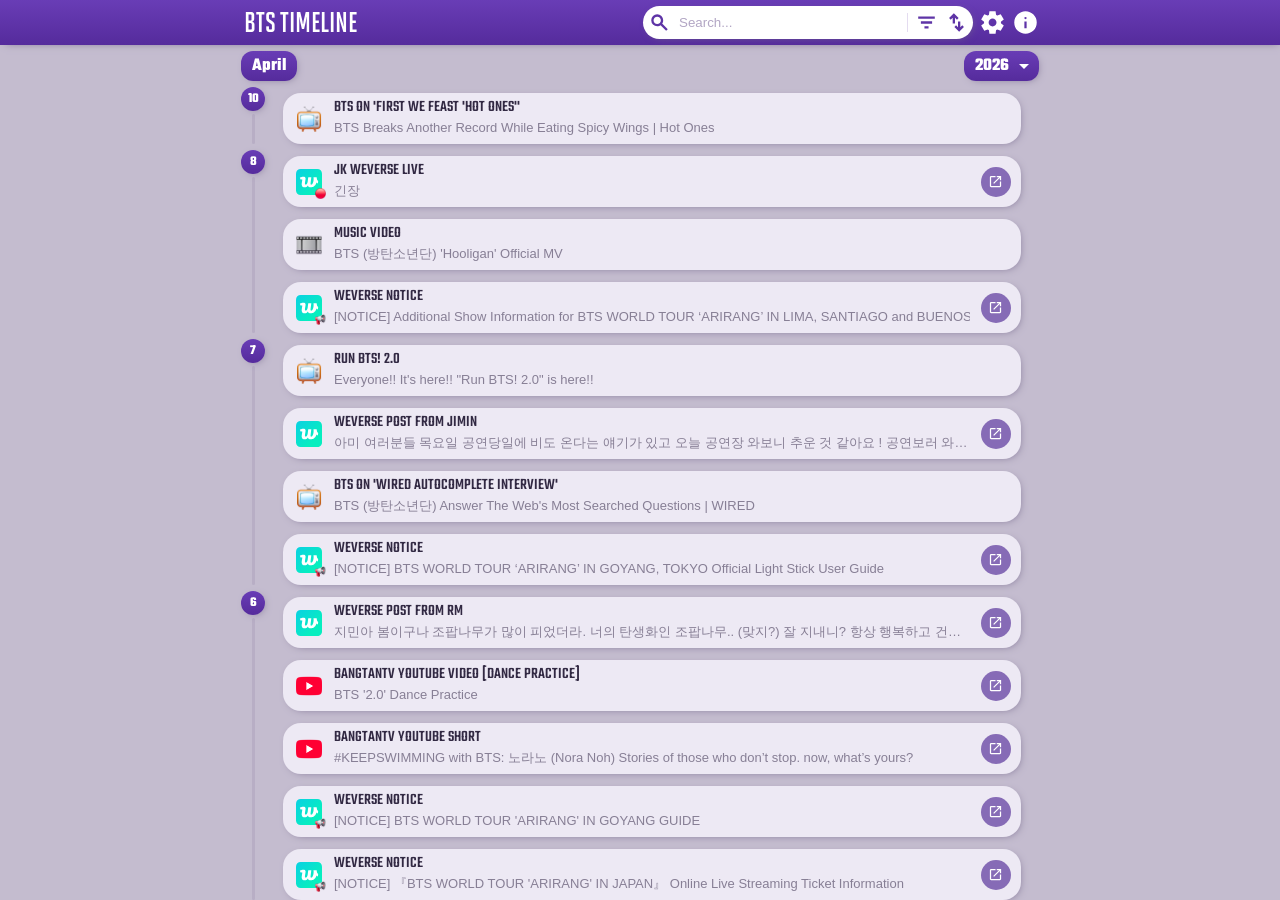
<file: index.html>
<!DOCTYPE html>
<html lang="en">
<head>
    <meta charset="UTF-8">
    <meta name="viewport" content="width=device-width, initial-scale=1.0">
    <link rel="icon" type="image/png" href="images/logo.png">
    <title>BTS Timeline</title>
    <link rel="stylesheet" href="style.css">
    <base target="_blank">
</head>
<body>
    <header>
        <div class="max-width">
        <!-- <div class="menu-btn"></div> -->
        <h1>BTS TIMELINE</h1>
        <div class="search-filter-order">
            <span class="search"></span>
            <input type="text" id="search" placeholder="Search..." oninput="filterItems()">
            <span class="filter">
                <div class="overlay">
                    <div class="box">
                        <h2>FILTER</h2>
                        <ul>
                            <li><label for="music"><input type="checkbox" checked="" id="music">Discography</label></li>
                            <li><label for="filmography"><input type="checkbox" checked="" id="filmography">Filmography</label></li>
                            <li><label for="videos"><input type="checkbox" checked="" id="videos">Videos</label></li>
                            <li><label for="photos"><input type="checkbox" checked="" id="photos">Photos</label></li>
                            <li><label for="dvd"><input type="checkbox" checked="" id="dvd">DVD / blu-ray / digital code</label></li>
                            <li><label for="live"><input type="checkbox" checked="" id="live">Livestreams</label></li>
                            
                            <li><label for="socialmedia"><input type="checkbox" checked="" id="socialmedia">Social Media</label></li>
                                <li><label for="youtube"><input type="checkbox" checked="" id="youtube">YouTube</label></li>
                                <li><label for="weverse"><input type="checkbox" checked="" id="weverse">Weverse</label></li>
                                <li><label for="twitter"><input type="checkbox" checked="" id="twitter">Twitter</label></li>
                                <li><label for="tiktok"><input type="checkbox" checked="" id="tiktok">TikTok</label></li>
                                <li><label for="stationhead"><input type="checkbox" checked="" id="stationhead">Stationhead</label></li>
                        </ul>
                    </div>
                </div>
            </span>
            <span class="order">
                <div class="overlay">
                    <div class="box">
                        <h2>ORDER</h2>
                        <ul>
                            <li><label for="newestfirst"><input type="radio" name="order" checked="" id="newestfirst">Newest first</label></li>
                            <li><label for="oldestfirst"><input type="radio" name="order" id="oldestfirst">Oldest first</label></li>
                        </ul>
                    </div>
                </div>
            </span>
        </div>
        <div class="settings-btn">
            <div class="settings">
                <h2>LANGUAGE</h2>
                <label for="english"><input name="language" type="radio" checked="" id="english">English</label>
                <label for="korean"><input name="language" type="radio" id="korean">Korean</label>
                <br>
                <h2>THEME</h2>
                <label for="theme-light"><input name="theme" type="radio" checked="" id="theme-light">Light</label>
                <label for="theme-dark"><input name="theme" type="radio" id="theme-dark">Dark</label>
                <br>

                <h2>SHOW/HIDE</h2>
                <p>TIME</p>
                <label for="showtime"><input name="time" type="radio" id="showtime">SHOW</label>
                <label for="hidetime"><input name="time" type="radio" checked="" id="hidetime">HIDE</label>
                <p>WEEKDAY</p>
                <label for="showweekday"><input name="weekday" type="radio" checked="" id="showweekday">SHOW</label>
                <label for="hideweekday"><input name="weekday" type="radio" id="hideweekday">HIDE</label>
            </div>
        </div>
        <a class="info-btn" href="infopage.html" target="_parent">

        </a>
        </div>
</header>
    <main>
        <div class="max-width">

    <div class="scroll">
    <div class="timeline flip">
    <div class="year">
            <h2>2026</h2>
            <div class="overlay">
            <div class="select-year">
                <ol>
                    <li id="selected-year">2026</li>
                    <li><a target="_parent" href="years/2025.html">2025</a></li>
                    <li><a target="_parent" href="years/2024.html">2024</a></li>
                    <li><a target="_parent" href="years/2023.html">2023</a></li>
                    <li><a target="_parent" href="years/2022.html">2022</a></li>
                    <li><a target="_parent" href="years/2021.html">2021</a></li>
                    <li><a target="_parent" href="years/2020.html">2020</a></li>
                    <li><a target="_parent" href="years/2019.html">2019</a></li>
                    <li><a target="_parent" href="years/2018.html">2018</a></li>
                    <li><a target="_parent" href="years/2017.html">2017</a></li>
                    <li><a target="_parent" href="years/2016.html">2016</a></li>
                    <li><a target="_parent" href="years/2015.html">2015</a></li>
                    <li><a target="_parent" href="years/2014.html">2014</a></li>
                    <li><a target="_parent" href="years/2013.html">2013</a></li>
                    <li><a target="_parent" href="years/2012.html">2012</a></li>
                </ol>
            </div>
            </div>
    </div>
<div class="month-overlay flip"><h3 class="month">April</h3>
<div class="day-overlay flip"><h4 class="day">10</h4>
<div class="entry-overlay filmography guest">
<time datetime="2026-04-10 00:00">00:00</time>
<article class="entry">
<div class="entry-main">
<span class="icon"></span>
<div class="entry-text">
<h5 class="kor">BTS on 'First We Feast 'Hot Ones''</h5>
<h5 class="eng">BTS on 'First We Feast 'Hot Ones''</h5>
<p>BTS Breaks Another Record While Eating Spicy Wings | Hot Ones</p>
</div>
</div>
</article>
</div>
</div><div class="day-overlay flip"><h4 class="day">8</h4>
<div class="entry-overlay weverse live">
<time datetime="2026-04-08 04:23">04:23</time>
<article class="entry">
<div class="entry-main">
<span class="icon"></span>
<div class="entry-text">
<h5>JK WEVERSE LIVE</h5>
<p class="kor">긴장</p>
<p class="eng">긴장</p>
</div>
<a href="https://weverse.io/bts/live/1-172675719"></a>
</div>
</article>
</div>
<div class="entry-overlay video">
<time datetime="2026-04-08 00:00">00:00</time>
<article class="entry">
<div class="entry-main">
<span class="icon"></span>
<div class="entry-text">
<h5>MUSIC VIDEO</h5>
<p class="kor">BTS (방탄소년단) 'Hooligan' Official MV</p>
<p class="eng">BTS (방탄소년단) 'Hooligan' Official MV</p>
</div>
</div>
</article>
</div>
<div class="entry-overlay weverse notice">
<time datetime="2026-04-08"></time>
<article class="entry">
<div class="entry-main">
<span class="icon"></span>
<div class="entry-text">
<h5>WEVERSE NOTICE</h5>
<p class="kor">[공지] BTS (방탄소년단) WORLD TOUR ‘ARIRANG’ IN LIMA, SANTIAGO and BUENOS AIRES 회차 추가 안내</p>
<p class="eng">[NOTICE] Additional Show Information for BTS WORLD TOUR ‘ARIRANG’ IN LIMA, SANTIAGO and BUENOS AIRES</p>
</div>
<a href="https://weverse.io/bts/notice/34732"></a>
</div>
</article>
</div>
</div><div class="day-overlay flip"><h4 class="day">7</h4>
<div class="entry-overlay filmography">
<time datetime="2026-04-07 21:00">21:00</time>
<article class="entry">
<div class="entry-main">
<span class="icon"></span>
<div class="entry-text">
<h5 class="kor">달려라 방탄 2.0</h5>
<h5 class="eng">Run BTS! 2.0</h5>
<p class="kor">여러분!! 왔어요!! 달방 2.0 왔어요!!</p>
<p class="eng">Everyone!! It's here!! "Run BTS! 2.0" is here!!</p>
</div>
</div>
</article>
</div>
<div class="entry-overlay weverse">
<time datetime="2026-04-07 17:47">17:47</time>
<article class="entry">
<div class="entry-main">
<span class="icon"></span>
<div class="entry-text">
<h5>WEVERSE POST FROM JIMIN</h5>
<p>아미 여러분들 목요일 공연당일에 비도 온다는 얘기가 있고 오늘 공연장 와보니 추운 것 같아요 !
공연보러 와주시는 아미여러분들 꼭 따뜩하게 입으셔요!!
오버스럽게 따뜻하게 입는게 감기걸리는 것 보다 나을 것 같습니다 😭
이제 이틀 남았네요
열심히 준비 하겠습니다 !!</p>
</div>
<a href="https://weverse.io/bts/artist/0-172619941"></a>
</div>
</article>
</div>
<div class="entry-overlay filmography guest">
<time datetime="2026-04-07 01:00">01:00</time>
<article class="entry">
<div class="entry-main">
<span class="icon"></span>
<div class="entry-text">
<h5 class="kor">BTS on 'WIRED Autocomplete Interview'</h5>
<h5 class="eng">BTS on 'WIRED Autocomplete Interview'</h5>
<p>BTS (방탄소년단) Answer The Web's Most Searched Questions | WIRED</p>
</div>
</div>
</article>
</div>
<div class="entry-overlay weverse notice">
<time datetime="2026-04-07"></time>
<article class="entry">
<div class="entry-main">
<span class="icon"></span>
<div class="entry-text">
<h5>WEVERSE NOTICE</h5>
<p class="kor">[공지] BTS WORLD TOUR ‘ARIRANG’ IN GOYANG, TOKYO 공식 응원봉 사용 안내</p>
<p class="eng">[NOTICE] BTS WORLD TOUR ‘ARIRANG’ IN GOYANG, TOKYO Official Light Stick User Guide</p>
</div>
<a href="https://weverse.io/bts/notice/34706"></a>
</div>
</article>
</div>
</div><div class="day-overlay flip"><h4 class="day">6</h4>
<div class="entry-overlay weverse">
<time datetime="2026-04-06 18:17">18:17</time>
<article class="entry">
<div class="entry-main">
<span class="icon"></span>
<div class="entry-text">
<h5>WEVERSE POST FROM RM</h5>
<p>

지민아
봄이구나
조팝나무가 많이 피었더라.
너의 탄생화인 조팝나무.. (맞지?)
잘 지내니?
항상 행복하고 건강하렴..
고양에서 보자꾸나...
#조팝나무 #지민 #아리랑</p>
</div>
<a href="https://weverse.io/bts/artist/3-225828519"></a>
</div>
</article>
</div>
<div class="entry-overlay youtube bangtantv dancepractice">
<time datetime="2026-04-06"></time>
<article class="entry">
<div class="entry-main">
<span class="icon"></span>
<div class="entry-text">
<h5>BANGTANTV YOUTUBE VIDEO [DANCE PRACTICE]</h5>
<p class="kor">BTS '2.0' Dance Practice</p>
<p class="eng">BTS '2.0' Dance Practice</p>
</div>
<a href="https://www.youtube.com/watch?v=A1nu9jg6ciY"></a>
</div>
</article>
</div>
<div class="entry-overlay youtube bangtantv">
<time datetime="2026-04-06"></time>
<article class="entry">
<div class="entry-main">
<span class="icon"></span>
<div class="entry-text">
<h5>BANGTANTV YOUTUBE SHORT</h5>
<p class="kor">#KEEPSWIMMING with BTS: 노라노 (Nora Noh) Stories of those who don’t stop. now, what’s yours?</p>
<p class="eng">#KEEPSWIMMING with BTS: 노라노 (Nora Noh) Stories of those who don’t stop. now, what’s yours?</p>
</div>
<a href="https://www.youtube.com/shorts/WQNbOSFQ3eM"></a>
</div>
</article>
</div>
<div class="entry-overlay weverse notice">
<time datetime="2026-04-06"></time>
<article class="entry">
<div class="entry-main">
<span class="icon"></span>
<div class="entry-text">
<h5>WEVERSE NOTICE</h5>
<p class="kor">[공지] BTS WORLD TOUR 'ARIRANG' IN GOYANG GUIDE</p>
<p class="eng">[NOTICE] BTS WORLD TOUR 'ARIRANG' IN GOYANG GUIDE</p>
</div>
<a href="https://weverse.io/bts/notice/34699"></a>
</div>
</article>
</div>
<div class="entry-overlay weverse notice">
<time datetime="2026-04-06"></time>
<article class="entry">
<div class="entry-main">
<span class="icon"></span>
<div class="entry-text">
<h5>WEVERSE NOTICE</h5>
<p class="kor">[공지] 『BTS WORLD TOUR 'ARIRANG' IN JAPAN』 온라인 라이브 스트리밍 이용권 상세 안내</p>
<p class="eng">[NOTICE] 『BTS WORLD TOUR 'ARIRANG' IN JAPAN』 Online Live Streaming Ticket Information</p>
</div>
<a href="https://weverse.io/bts/notice/34690"></a>
</div>
</article>
</div>
</div><div class="day-overlay flip"><h4 class="day">5</h4>
<div class="entry-overlay youtube bangtantv">
<time datetime="2026-04-05"></time>
<article class="entry">
<div class="entry-main">
<span class="icon"></span>
<div class="entry-text">
<h5>BANGTANTV YOUTUBE VIDEO</h5>
<p class="kor">BTS '2.0' MV Behind the Scenes</p>
<p class="eng">BTS '2.0' MV Behind the Scenes</p>
</div>
<a href="https://www.youtube.com/watch?v=4EUyOMwPcQ0"></a>
</div>
</article>
</div>
</div><div class="day-overlay flip"><h4 class="day">4</h4>
<div class="entry-overlay filmography guest">
<time datetime="2026-04-04 01:00">01:00</time>
<article class="entry">
<div class="entry-main">
<span class="icon"></span>
<div class="entry-text">
<h5 class="kor">SUGA + j-hope + RM + Jung Kook 'Vogue Korean 101 with BTS'</h5>
<h5 class="eng">SUGA + j-hope + RM + Jung Kook 'Vogue Korean 101 with BTS'</h5>
<p>BTS (방탄소년단) Teaches You Korean | Vogue</p>
</div>
</div>
</article>
</div>
</div><div class="day-overlay flip"><h4 class="day">3</h4>
<div class="entry-overlay filmography guest">
<time datetime="2026-04-03 19:00">19:00</time>
<article class="entry">
<div class="entry-main">
<span class="icon"></span>
<div class="entry-text">
<h5 class="kor">V + Jung Kook 'それSnow Manにやらせて下さい'</h5>
<h5 class="eng">V + Jung Kook 'Please, Let Snow Man Do It'</h5>
<p>『それSnow Manにやらせて下さい』BTSのVとJung Kookが新曲を日本初披露! ダンスノ完コピレボリューション in韓国 3時間SP! 4/3(金) #それスノ【TBS】</p>
</div>
</div>
</article>
</div>
<div class="entry-overlay music">
<time datetime="2026-04-03"></time>
<article class="entry">
<div class="entry-main">
<span class="icon"></span>
<div class="entry-text">
<h5>DELUXE VINYL EDITION OF 5TH FULL-LENGHT ALBUM [INCLUDING HIDDEN TRACK]</h5>
<p>ARIRANG</p>
</div>
</div>
</article>
</div>
<div class="entry-overlay youtube bangtantv">
<time datetime="2026-04-03"></time>
<article class="entry">
<div class="entry-main">
<span class="icon"></span>
<div class="entry-text">
<h5>BANGTANTV YOUTUBE SHORT</h5>
<p class="kor">#KEEPSWIMMING with BTS: 박찬욱 (Park Chan-wook) Stories of those who don’t stop. now, what’s yours?</p>
<p class="eng">#KEEPSWIMMING with BTS: 박찬욱 (Park Chan-wook) Stories of those who don’t stop. now, what’s yours?</p>
</div>
<a href="https://www.youtube.com/shorts/6MMAJ2gtXMc"></a>
</div>
</article>
</div>
</div><div class="day-overlay flip"><h4 class="day">2</h4>
<div class="entry-overlay filmography guest">
<time datetime="2026-04-02 18:30">18:30</time>
<article class="entry">
<div class="entry-main">
<span class="icon"></span>
<div class="entry-text">
<h5 class="kor">Jimin + Jung Kook on '추성훈'</h5>
<h5 class="eng">Jimin + Jung Kook on 'ChooSungHoon'</h5>
<p class="kor">BTS 정국과 지민, 추성훈 귀에서 SWIM한 날 (ft.사우나 힐링 풀코스)</p>
<p class="eng">BTS 정국과 지민, 추성훈 귀에서 SWIM한 날 (ft.사우나 힐링 풀코스)</p>
</div>
</div>
</article>
</div>
<div class="entry-overlay video">
<time datetime="2026-04-02 00:00">00:00</time>
<article class="entry">
<div class="entry-main">
<span class="icon"></span>
<div class="entry-text">
<h5>MUSIC VIDEO</h5>
<p class="kor">BTS (방탄소년단) '2.0' Official MV</p>
<p class="eng">BTS (방탄소년단) '2.0' Official MV</p>
</div>
</div>
</article>
</div>
<div class="entry-overlay youtube bangtantv">
<time datetime="2026-04-02"></time>
<article class="entry">
<div class="entry-main">
<span class="icon"></span>
<div class="entry-text">
<h5>BANGTANTV YOUTUBE SHORT</h5>
<p class="kor">Had your little fun, fella? #BTS #방탄소년단 #BTS_ARIRANG #2point0</p>
<p class="eng">Had your little fun, fella? #BTS #방탄소년단 #BTS_ARIRANG #2point0</p>
</div>
<a href="https://www.youtube.com/shorts/YFP0CbyjfZA"></a>
</div>
</article>
</div>
<div class="entry-overlay youtube bangtantv">
<time datetime="2026-04-02"></time>
<article class="entry">
<div class="entry-main">
<span class="icon"></span>
<div class="entry-text">
<h5>BANGTANTV YOUTUBE SHORT</h5>
<p class="kor">Right here with 🧔 and 🏊‍♂️ #BTS #방탄소년단 #BTS_ARIRANG #BTS_SWIM #KEEPSWIMMING</p>
<p class="eng">Right here with 🧔 and 🏊‍♂️ #BTS #방탄소년단 #BTS_ARIRANG #BTS_SWIM #KEEPSWIMMING</p>
</div>
<a href="https://www.youtube.com/shorts/_HTbTJRQrHQ"></a>
</div>
</article>
</div>
<div class="entry-overlay youtube bangtantv">
<time datetime="2026-04-02"></time>
<article class="entry">
<div class="entry-main">
<span class="icon"></span>
<div class="entry-text">
<h5>BANGTANTV YOUTUBE SHORT</h5>
<p class="kor">Stories of those who don’t stop. #KEEPSWIMMING Coming soon</p>
<p class="eng">Stories of those who don’t stop. #KEEPSWIMMING Coming soon</p>
</div>
<a href="https://www.youtube.com/shorts/SBYNSSUMBOc"></a>
</div>
</article>
</div>
<div class="entry-overlay weverse notice">
<time datetime="2026-04-02"></time>
<article class="entry">
<div class="entry-main">
<span class="icon"></span>
<div class="entry-text">
<h5>WEVERSE NOTICE</h5>
<p class="kor">[공지] BTS WORLD TOUR 'ARIRANG' IN GOYANG 팬클럽 부스 ARMY ZONE 운영 안내</p>
<p class="eng">[NOTICE] BTS WORLD TOUR “ARIRANG” IN GOYANG Fan Club Booth “ARMY ZONE”</p>
</div>
<a href="https://weverse.io/bts/notice/34590"></a>
</div>
</article>
</div>
<div class="entry-overlay weverse notice">
<time datetime="2026-04-02"></time>
<article class="entry">
<div class="entry-main">
<span class="icon"></span>
<div class="entry-text">
<h5>WEVERSE NOTICE</h5>
<p class="kor">[공지] BTS 'ARIRANG' 응원법 안내</p>
<p class="eng">[NOTICE] BTS “ARIRANG” Fan Chant Guide</p>
</div>
<a href="https://weverse.io/bts/notice/34592"></a>
</div>
</article>
</div>
<div class="entry-overlay weverse notice">
<time datetime="2026-04-02"></time>
<article class="entry">
<div class="entry-main">
<span class="icon"></span>
<div class="entry-text">
<h5>WEVERSE NOTICE</h5>
<p class="kor">[공지] BTS 'Body to Body' 응원법 안내</p>
<p class="eng">[NOTICE] BTS “Body to Body” Fan Chant Guide</p>
</div>
<a href="https://weverse.io/bts/notice/34594"></a>
</div>
</article>
</div>
<div class="entry-overlay weverse notice">
<time datetime="2026-04-02"></time>
<article class="entry">
<div class="entry-main">
<span class="icon"></span>
<div class="entry-text">
<h5>WEVERSE NOTICE</h5>
<p class="kor">[공지] BTS 'Hooligan' 응원법 안내</p>
<p class="eng">[NOTICE] BTS “Hooligan” Fan Chant Guide</p>
</div>
<a href="https://weverse.io/bts/notice/34595"></a>
</div>
</article>
</div>
<div class="entry-overlay weverse notice">
<time datetime="2026-04-02"></time>
<article class="entry">
<div class="entry-main">
<span class="icon"></span>
<div class="entry-text">
<h5>WEVERSE NOTICE</h5>
<p class="kor">[공지] BTS 'Aliens' 응원법 안내</p>
<p class="eng">[NOTICE] BTS “Aliens” Fan Chant Guide</p>
</div>
<a href="https://weverse.io/bts/notice/34596"></a>
</div>
</article>
</div>
<div class="entry-overlay weverse notice">
<time datetime="2026-04-02"></time>
<article class="entry">
<div class="entry-main">
<span class="icon"></span>
<div class="entry-text">
<h5>WEVERSE NOTICE</h5>
<p class="kor">[공지] BTS 'FYA' 응원법 안내</p>
<p class="eng">[NOTICE] BTS “FYA” Fan Chant Guide</p>
</div>
<a href="https://weverse.io/bts/notice/34597"></a>
</div>
</article>
</div>
<div class="entry-overlay weverse notice">
<time datetime="2026-04-02"></time>
<article class="entry">
<div class="entry-main">
<span class="icon"></span>
<div class="entry-text">
<h5>WEVERSE NOTICE</h5>
<p class="kor">[공지] BTS '2.0' 응원법 안내</p>
<p class="eng">[NOTICE] BTS “2.0” Fan Chant Guide</p>
</div>
<a href="https://weverse.io/bts/notice/34598"></a>
</div>
</article>
</div>
<div class="entry-overlay weverse notice">
<time datetime="2026-04-02"></time>
<article class="entry">
<div class="entry-main">
<span class="icon"></span>
<div class="entry-text">
<h5>WEVERSE NOTICE</h5>
<p class="kor">[공지] BTS 'No. 29' 응원법 안내</p>
<p class="eng">[NOTICE] BTS “No. 29” Fan Chant Guide</p>
</div>
<a href="https://weverse.io/bts/notice/34599"></a>
</div>
</article>
</div>
<div class="entry-overlay weverse notice">
<time datetime="2026-04-02"></time>
<article class="entry">
<div class="entry-main">
<span class="icon"></span>
<div class="entry-text">
<h5>WEVERSE NOTICE</h5>
<p class="kor">[공지] BTS 'Merry Go Round' 응원법 안내</p>
<p class="eng">[NOTICE] BTS “Merry Go Round” Fan Chant Guide</p>
</div>
<a href="https://weverse.io/bts/notice/34600"></a>
</div>
</article>
</div>
<div class="entry-overlay weverse notice">
<time datetime="2026-04-02"></time>
<article class="entry">
<div class="entry-main">
<span class="icon"></span>
<div class="entry-text">
<h5>WEVERSE NOTICE</h5>
<p class="kor">[공지] BTS 'NORMAL' 응원법 안내</p>
<p class="eng">[NOTICE] BTS “NORMAL” Fan Chant Guide</p>
</div>
<a href="https://weverse.io/bts/notice/34602"></a>
</div>
</article>
</div>
<div class="entry-overlay weverse notice">
<time datetime="2026-04-02"></time>
<article class="entry">
<div class="entry-main">
<span class="icon"></span>
<div class="entry-text">
<h5>WEVERSE NOTICE</h5>
<p class="kor">[공지] BTS 'Like Animals' 응원법 안내</p>
<p class="eng">[NOTICE] BTS “Like Animals” Fan Chant Guide</p>
</div>
<a href="https://weverse.io/bts/notice/34603"></a>
</div>
</article>
</div>
<div class="entry-overlay weverse notice">
<time datetime="2026-04-02"></time>
<article class="entry">
<div class="entry-main">
<span class="icon"></span>
<div class="entry-text">
<h5>WEVERSE NOTICE</h5>
<p class="kor">[공지] BTS 'they don’t know ’bout us' 응원법 안내</p>
<p class="eng">[NOTICE] BTS “they don’t know ’bout us” Fan Chant Guide</p>
</div>
<a href="https://weverse.io/bts/notice/34604"></a>
</div>
</article>
</div>
<div class="entry-overlay weverse notice">
<time datetime="2026-04-02"></time>
<article class="entry">
<div class="entry-main">
<span class="icon"></span>
<div class="entry-text">
<h5>WEVERSE NOTICE</h5>
<p class="kor">[공지] BTS 'One More Night' 응원법 안내</p>
<p class="eng">[NOTICE] BTS “One More Night” Fan Chant Guide</p>
</div>
<a href="https://weverse.io/bts/notice/34605"></a>
</div>
</article>
</div>
<div class="entry-overlay weverse notice">
<time datetime="2026-04-02"></time>
<article class="entry">
<div class="entry-main">
<span class="icon"></span>
<div class="entry-text">
<h5>WEVERSE NOTICE</h5>
<p class="kor">[공지] BTS 'Please' 응원법 안내</p>
<p class="eng">[NOTICE] BTS “Please” Fan Chant Guide</p>
</div>
<a href="https://weverse.io/bts/notice/34606"></a>
</div>
</article>
</div>
<div class="entry-overlay weverse notice">
<time datetime="2026-04-02"></time>
<article class="entry">
<div class="entry-main">
<span class="icon"></span>
<div class="entry-text">
<h5>WEVERSE NOTICE</h5>
<p class="kor">[공지] BTS 'Into the Sun' 응원법 안내</p>
<p class="eng">[NOTICE] BTS “Into the Sun” Fan Chant Guide</p>
</div>
<a href="https://weverse.io/bts/notice/34607"></a>
</div>
</article>
</div>
<div class="entry-overlay weverse notice">
<time datetime="2026-04-02"></time>
<article class="entry">
<div class="entry-main">
<span class="icon"></span>
<div class="entry-text">
<h5>WEVERSE NOTICE</h5>
<p class="kor">[공지] BTS THE CITY ARIRANG - SEOUL 아미 마당 프로그램 상세 공지 (예약 링크 오픈)</p>
<p class="eng">[NOTICE] BTS THE CITY ARIRANG - SEOUL ARMY MADANG Program Details (Reservation Link Open)</p>
</div>
<a href="https://weverse.io/bts/notice/34645"></a>
</div>
</article>
</div>
<div class="entry-overlay weverse notice">
<time datetime="2026-04-02"></time>
<article class="entry">
<div class="entry-main">
<span class="icon"></span>
<div class="entry-text">
<h5>WEVERSE NOTICE</h5>
<p class="kor">[공지] BTS WORLD TOUR ‘ARIRANG’ IN GOYANG 티켓 관련 안내 (부정 예매 티켓 조치 / 좌석배치도 및 시야제한석 변경 안내) (+260402 updated)</p>
<p class="eng">[NOTICE] BTS WORLD TOUR “ARIRANG” IN GOYANG Tickets (Actions Regarding Invalid Ticket Reservation Measures / Update on the Seating Map and View-Obstructed Seats) (+260402 updated)</p>
</div>
<a href="https://weverse.io/bts/notice/34591"></a>
</div>
</article>
</div>
</div><div class="day-overlay flip"><h4 class="day">1</h4>
<div class="entry-overlay weverse live">
<time datetime="2026-04-01 15:20">15:20</time>
<article class="entry">
<div class="entry-main">
<span class="icon"></span>
<div class="entry-text">
<h5>BTS WEVERSE LIVE</h5>
<p class="kor">빌보드 1위 ~</p>
<p class="eng">빌보드 1위 ~</p>
</div>
<a href="https://weverse.io/bts/live/2-172302781"></a>
</div>
</article>
</div>
<div class="entry-overlay video">
<time datetime="2026-04-01 00:00">00:00</time>
<article class="entry">
<div class="entry-main">
<span class="icon"></span>
<div class="entry-text">
<h5>MUSIC VIDEO TEASER</h5>
<p class="kor">BTS (방탄소년단) '2.0' Official Teaser</p>
<p class="eng">BTS (방탄소년단) '2.0' Official Teaser</p>
</div>
</div>
</article>
</div>
</div></div><div class="month-overlay flip"><h3 class="month">March</h3>
<div class="day-overlay flip"><h4 class="day">31</h4>
<div class="entry-overlay video">
<time datetime="2026-03-31"></time>
<article class="entry">
<div class="entry-main">
<span class="icon"></span>
<div class="entry-text">
<h5>PERFORMANCE VIDEO</h5>
<p class="kor">BTS (방탄소년단) 'SWIM' Live Clip II. (Swimming Pool ver.)</p>
<p class="eng">BTS (방탄소년단) 'SWIM' Live Clip II. (Swimming Pool ver.)</p>
</div>
</div>
</article>
</div>
</div><div class="day-overlay flip"><h4 class="day">30</h4>
<div class="entry-overlay filmography">
<time datetime="2026-03-30 21:00">21:00</time>
<article class="entry">
<div class="entry-main">
<span class="icon"></span>
<div class="entry-text">
<h5 class="kor">달려라 방탄 2.0 Teaser</h5>
<h5 class="eng">Run BTS! 2.0 Teaser</h5>
<p class="kor">달려라 방탄 2.0 예고</p>
<p class="eng">"Run BTS! 2.0" Teaser</p>
</div>
</div>
</article>
</div>
<div class="entry-overlay video">
<time datetime="2026-03-30"></time>
<article class="entry">
<div class="entry-main">
<span class="icon"></span>
<div class="entry-text">
<h5>SONG VISUALIZER</h5>
<p class="kor">BTS (방탄소년단) ‘SWIM with RM (Chill Hip Hop Remix)’ Visualizer</p>
<p class="eng">BTS (방탄소년단) ‘SWIM with RM (Chill Hip Hop Remix)’ Visualizer</p>
</div>
</div>
</article>
</div>
<div class="entry-overlay video">
<time datetime="2026-03-30"></time>
<article class="entry">
<div class="entry-main">
<span class="icon"></span>
<div class="entry-text">
<h5>SONG VISUALIZER</h5>
<p class="kor">BTS (방탄소년단) 'SWIM with Jin (Alternative Rock Remix)’ Visualizer</p>
<p class="eng">BTS (방탄소년단) 'SWIM with Jin (Alternative Rock Remix)’ Visualizer</p>
</div>
</div>
</article>
</div>
<div class="entry-overlay video">
<time datetime="2026-03-30"></time>
<article class="entry">
<div class="entry-main">
<span class="icon"></span>
<div class="entry-text">
<h5>SONG VISUALIZER</h5>
<p class="kor">BTS (방탄소년단) ‘SWIM with SUGA (Melodic Techno Remix)’ Visualizer</p>
<p class="eng">BTS (방탄소년단) ‘SWIM with SUGA (Melodic Techno Remix)’ Visualizer</p>
</div>
</div>
</article>
</div>
<div class="entry-overlay video">
<time datetime="2026-03-30"></time>
<article class="entry">
<div class="entry-main">
<span class="icon"></span>
<div class="entry-text">
<h5>SONG VISUALIZER</h5>
<p class="kor">BTS (방탄소년단) ‘SWIM with j-hope (Afrobeat Remix)’ Visualizer</p>
<p class="eng">BTS (방탄소년단) ‘SWIM with j-hope (Afrobeat Remix)’ Visualizer</p>
</div>
</div>
</article>
</div>
<div class="entry-overlay video">
<time datetime="2026-03-30"></time>
<article class="entry">
<div class="entry-main">
<span class="icon"></span>
<div class="entry-text">
<h5>SONG VISUALIZER</h5>
<p class="kor">BTS (방탄소년단) ‘SWIM with Jimin (Slow Jam R&B Remix)’ Visualizer</p>
<p class="eng">BTS (방탄소년단) ‘SWIM with Jimin (Slow Jam R&B Remix)’ Visualizer</p>
</div>
</div>
</article>
</div>
<div class="entry-overlay video">
<time datetime="2026-03-30"></time>
<article class="entry">
<div class="entry-main">
<span class="icon"></span>
<div class="entry-text">
<h5>SONG VISUALIZER</h5>
<p class="kor">BTS (방탄소년단) ‘SWIM with V (Electronic Remix)’ Visualizer</p>
<p class="eng">BTS (방탄소년단) ‘SWIM with V (Electronic Remix)’ Visualizer</p>
</div>
</div>
</article>
</div>
<div class="entry-overlay video">
<time datetime="2026-03-30"></time>
<article class="entry">
<div class="entry-main">
<span class="icon"></span>
<div class="entry-text">
<h5>SONG VISUALIZER</h5>
<p class="kor">BTS (방탄소년단) ‘SWIM with Jung Kook (Acoustic Lofi Remix)’ Visualizer</p>
<p class="eng">BTS (방탄소년단) ‘SWIM with Jung Kook (Acoustic Lofi Remix)’ Visualizer</p>
</div>
</div>
</article>
</div>
<div class="entry-overlay youtube bangtantv">
<time datetime="2026-03-30"></time>
<article class="entry">
<div class="entry-main">
<span class="icon"></span>
<div class="entry-text">
<h5>BANGTANTV YOUTUBE SHORT</h5>
<p class="kor">달려라 방탄 2.0 예고 #BTS #방탄소년단 #RunBTS #달려라방탄 #달방</p>
<p class="eng">"Run BTS! 2.0" Teaser #BTS #방탄소년단 #RunBTS #달려라방탄 #달방</p>
</div>
<a href="https://www.youtube.com/shorts/Lrvx3OkV9K0"></a>
</div>
</article>
</div>
<div class="entry-overlay weverse notice">
<time datetime="2026-03-30"></time>
<article class="entry">
<div class="entry-main">
<span class="icon"></span>
<div class="entry-text">
<h5>WEVERSE NOTICE</h5>
<p class="kor">[공지] BTS WORLD TOUR ‘ARIRANG’ IN GOYANG - 공식 상품 현장 판매 및 부스 운영 안내</p>
<p class="eng">[NOTICE] On-Site Sales of BTS WORLD TOUR ‘ARIRANG’ IN GOYANG Official Merchandise and Other Booths</p>
</div>
<a href="https://weverse.io/bts/notice/34526"></a>
</div>
</article>
</div>
<div class="entry-overlay tiktok">
<time datetime="2026-03-30"></time>
<article class="entry">
<div class="entry-main">
<span class="icon"></span>
<div class="entry-text">
<h5>J-HOPE TIKTOK</h5>
<p>Keeeeep swimming:) DC: @ׂׂ˚✧ ꜱʜɪʀᴏ ꜱʜɪɴᴀ ✧˚</p>
</div>
<a href="https://www.tiktok.com/@iamurhope/video/7623036159664409864"></a>
</div>
</article>
</div>
</div><div class="day-overlay flip"><h4 class="day">29</h4>
<div class="entry-overlay filmography guest">
<time datetime="2026-03-29 17:00">17:00</time>
<article class="entry">
<div class="entry-main">
<span class="icon"></span>
<div class="entry-text">
<h5 class="kor">V on '요정 식탁'</h5>
<h5 class="eng">V on 'Fairy Table'</h5>
<p>안녕하세요 BTS 뷔(V)입니다. 잘 부탁드립니다!</p>
</div>
</div>
</article>
</div>
<div class="entry-overlay video">
<time datetime="2026-03-29"></time>
<article class="entry">
<div class="entry-main">
<span class="icon"></span>
<div class="entry-text">
<h5>PERFORMANCE VIDEO</h5>
<p class="kor">BTS (방탄소년단) 'SWIM' Live Clip I. (Sunhyewon ver.)</p>
<p class="eng">BTS (방탄소년단) 'SWIM' Live Clip I. (Sunhyewon ver.)</p>
</div>
</div>
</article>
</div>
</div><div class="day-overlay flip"><h4 class="day">28</h4>
<div class="entry-overlay filmography guest">
<time datetime="2026-03-28 13:00">13:00</time>
<article class="entry">
<div class="entry-main">
<span class="icon"></span>
<div class="entry-text">
<h5 class="kor">RM + V on '빠더너스 - 오지 않는 당신을 기다리며'</h5>
<h5 class="eng">RM + V on 'BDNS - Forever Waiting For You'</h5>
<p>BTS RM, V와 오지 않는 장충동 족발을 기다리며</p>
</div>
</div>
</article>
</div>
<div class="entry-overlay weverse">
<time datetime="2026-03-28 07:15">07:15</time>
<article class="entry">
<div class="entry-main">
<span class="icon"></span>
<div class="entry-text">
<h5>WEVERSE POST FROM JIMIN</h5>
<p>아미 여러분 다녀왔습니다 !
이제 콘서트 2주 남았습니다 휴
집중 !!! 해볼게요 ☺️</p>
</div>
<a href="https://weverse.io/bts/artist/4-224801019"></a>
</div>
</article>
</div>
<div class="entry-overlay filmography guest">
<time datetime="2026-03-28 01:00">01:00</time>
<article class="entry">
<div class="entry-main">
<span class="icon"></span>
<div class="entry-text">
<h5 class="kor">Jin + Jimin + V on Vogue's 'Now Serving'</h5>
<h5 class="eng">Jin + Jimin + V on Vogue's 'Now Serving'</h5>
<p class="kor">BTS (방탄소년단) Cook Dinner Together | Now Serving | Vogue</p>
<p class="eng">BTS (방탄소년단) Cook Dinner Together | Now Serving | Vogue</p>
</div>
</div>
</article>
</div>
<div class="entry-overlay filmography guest">
<time datetime="2026-03-28"></time>
<article class="entry">
<div class="entry-main">
<span class="icon"></span>
<div class="entry-text">
<h5 class="kor">V on '요정 레시피'</h5>
<h5 class="eng">V on '요정 레시피'</h5>
<p>뷔도 싹싹 긁어먹은 식감이 젤리처럼 탱글한 스지 카레 레시피ㅣ+연어 알배추 수프ㅣ뷔 편 레시피</p>
</div>
</div>
</article>
</div>
<div class="entry-overlay tiktok">
<time datetime="2026-03-28"></time>
<article class="entry">
<div class="entry-main">
<span class="icon"></span>
<div class="entry-text">
<h5>JUNG KOOK TIKTOK</h5>
<p>#BTS #JungKook #JK #정국 dc:@4drian</p>
</div>
<a href="https://www.tiktok.com/@jungkook/video/7622233769231142165"></a>
</div>
</article>
</div>
</div><div class="day-overlay flip"><h4 class="day">27</h4>
<div class="entry-overlay filmography radio">
<time datetime="2026-03-27 21:20">21:20</time>
<article class="entry">
<div class="entry-main">
<span class="icon"></span>
<div class="entry-text">
<h5 class="kor">BTS on 'Elvis Duran and the Morning Show'</h5>
<h5 class="eng">BTS on 'Elvis Duran and the Morning Show'</h5>
<p>Celebrity Interview: BTS Gets Real About Their Comeback, Growth & Life Behind the Scenes</p>
</div>
</div>
</article>
</div>
<div class="entry-overlay filmography">
<time datetime="2026-03-27 16:00">16:00</time>
<article class="entry">
<div class="entry-main">
<span class="icon"></span>
<div class="entry-text">
<h5>DOCUMENTARY MOVIE</h5>
<p class="kor">BTS: 더 리턴</p>
<p class="eng">BTS: THE RETURN</p>
</div>
</div>
</article>
</div>
<div class="entry-overlay music">
<time datetime="2026-03-27 13:00">13:00</time>
<article class="entry">
<div class="entry-main">
<span class="icon"></span>
<div class="entry-text">
<h5>REMIX ALBUM</h5>
<p>KEEP SWIMMING</p>
</div>
</div>
</article>
</div>
<div class="entry-overlay filmography guest">
<time datetime="2026-03-27"></time>
<article class="entry">
<div class="entry-main">
<span class="icon"></span>
<div class="entry-text">
<h5 class="kor">TEASER FOR RM + V on '빠더너스 - 오지 않는 당신을 기다리며'</h5>
<h5 class="eng">TEASER FOR RM + V on 'BDNS - Forever Waiting For You'</h5>
<p>오지 않는 토요일을 기다리며, 오당기 BTS 편 Coming Soon!</p>
</div>
</div>
</article>
</div>
<div class="entry-overlay youtube bangtantv dancepractice">
<time datetime="2026-03-27"></time>
<article class="entry">
<div class="entry-main">
<span class="icon"></span>
<div class="entry-text">
<h5>BANGTANTV YOUTUBE VIDEO [DANCE PRACTICE]</h5>
<p class="kor">BTS 'SWIM' Dance Practice</p>
<p class="eng">BTS 'SWIM' Dance Practice</p>
</div>
<a href="https://www.youtube.com/watch?v=uYcNZLJ3KmU"></a>
</div>
</article>
</div>
<div class="entry-overlay weverse">
<time datetime="2026-03-27"></time>
<article class="entry">
<div class="entry-main">
<span class="icon"></span>
<div class="entry-text">
<h5>WEVERSE MAGAZINE</h5>
<p class="kor">방탄소년단이 정체성을 확장하는 방식</p>
<p class="eng">BTS: bigger, better, on their own terms</p>
</div>
<a href="https://magazine.weverse.io/article/view/1779"></a>
</div>
</article>
</div>
<div class="entry-overlay weverse notice">
<time datetime="2026-03-27"></time>
<article class="entry">
<div class="entry-main">
<span class="icon"></span>
<div class="entry-text">
<h5>WEVERSE NOTICE</h5>
<p class="kor">[공지] 방탄소년단 ‘KEEP SWIMMING’ 멤버 리믹스 7종 발매 안내</p>
<p class="eng">[NOTICE] Release of BTS’s “KEEP SWIMMING” with Seven Member Remixes</p>
</div>
<a href="https://weverse.io/bts/notice/34486"></a>
</div>
</article>
</div>
<div class="entry-overlay weverse notice">
<time datetime="2026-03-27"></time>
<article class="entry">
<div class="entry-main">
<span class="icon"></span>
<div class="entry-text">
<h5>WEVERSE NOTICE</h5>
<p class="kor">[공지] BTS (방탄소년단) WORLD TOUR ‘ARIRANG’ IN LATIN AMERICA 예매 안내</p>
<p class="eng">[NOTICE] BTS WORLD TOUR ‘ARIRANG’ IN LATIN AMERICA Ticket Information</p>
</div>
<a href="https://weverse.io/bts/notice/34448"></a>
</div>
</article>
</div>
<div class="entry-overlay tiktok">
<time datetime="2026-03-27"></time>
<article class="entry">
<div class="entry-main">
<span class="icon"></span>
<div class="entry-text">
<h5>BTS TIKTOK</h5>
<p>We'll~ stay~ forever this way~ #BTS #방탄소년단 #BTS_ARIRANG #BTS_SWIM #KEEPSWIMMING</p>
</div>
<a href="https://www.tiktok.com/@bts_official_bighit/video/7621607278004768021"></a>
</div>
</article>
</div>
<div class="entry-overlay tiktok">
<time datetime="2026-03-27"></time>
<article class="entry">
<div class="entry-main">
<span class="icon"></span>
<div class="entry-text">
<h5>J-HOPE TIKTOK</h5>
<p>my heart is swimming tho 🏊‍♂️🏊‍♂️</p>
</div>
<a href="https://www.tiktok.com/@iamurhope/video/7621695908878486792"></a>
</div>
</article>
</div>
<div class="entry-overlay tiktok">
<time datetime="2026-03-27"></time>
<article class="entry">
<div class="entry-main">
<span class="icon"></span>
<div class="entry-text">
<h5>JUNG KOOK TIKTOK</h5>
<p>#BTS #JungKook #JK dc: @Sam</p>
</div>
<a href="https://www.tiktok.com/@jungkook/video/7621738760065060117"></a>
</div>
</article>
</div>
<div class="entry-overlay tiktok">
<time datetime="2026-03-27"></time>
<article class="entry">
<div class="entry-main">
<span class="icon"></span>
<div class="entry-text">
<h5>JUNG KOOK TIKTOK</h5>
<p>#BTS #JungKook #JK #SWIM @iamurhope @Kimtaehyung</p>
</div>
<a href="https://www.tiktok.com/@jungkook/video/7621786479081065749"></a>
</div>
</article>
</div>
<div class="entry-overlay stationhead">
<time datetime="2026-03-27"></time>
<article class="entry">
<div class="entry-main">
<span class="icon"></span>
<div class="entry-text">
<h5>STATIONHEAD LIVE WITH BTS</h5>
<p>KEEP SWIMMING!!!</p>
</div>
<a href="https://www.stationhead.com/s/3145211"></a>
</div>
</article>
</div>
<div class="entry-overlay stationhead">
<time datetime="2026-03-27"></time>
<article class="entry">
<div class="entry-main">
<span class="icon"></span>
<div class="entry-text">
<h5>STATIONHEAD LIVE WITH BTS</h5>
<p>KEEP SWIMMING</p>
</div>
<a href="https://www.stationhead.com/s/3145479"></a>
</div>
</article>
</div>
<div class="entry-overlay stationhead">
<time datetime="2026-03-27"></time>
<article class="entry">
<div class="entry-main">
<span class="icon"></span>
<div class="entry-text">
<h5>STATIONHEAD LIVE WITH BTS</h5>
<p>KEEP SWIMMING AGAIN!!</p>
</div>
<a href="https://www.stationhead.com/s/3145587"></a>
</div>
</article>
</div>
</div><div class="day-overlay flip"><h4 class="day">26</h4>
<div class="entry-overlay filmography guest">
<time datetime="2026-03-26 19:30">19:30</time>
<article class="entry">
<div class="entry-main">
<span class="icon"></span>
<div class="entry-text">
<h5 class="kor">RM + SUGA on 'EPIKASE'</h5>
<h5 class="eng">RM + SUGA on 'EPIKASE'</h5>
<p class="kor">밥은 먹고 다니냐? ft. BTS RM, 슈가</p>
<p class="eng">Asking BTS all the questions we were NOT allowed to ask #RM #SUGA [ENG CC]</p>
</div>
</div>
</article>
</div>
<div class="entry-overlay filmography guest">
<time datetime="2026-03-26 12:35">12:35</time>
<article class="entry">
<div class="entry-main">
<span class="icon"></span>
<div class="entry-text">
<h5 class="kor">BTS on 'The Tonight Show Starring Jimmy Fallon'</h5>
<h5 class="eng">BTS on 'The Tonight Show Starring Jimmy Fallon'</h5>
<p>S13 E85</p>
</div>
</div>
</article>
</div>
<div class="entry-overlay socialmediaotheraccounts">
<time datetime="2026-03-26 02:54">02:54</time>
<article class="entry">
<div class="entry-main">
<span class="icon"></span>
<div class="entry-text">
<h5>TWITTER POST FROM @NITTIMUSIC</h5>
<p>Lost files from BTS writing camp with my dogssss</p>
</div>
<a href="https://x.com/i/status/2036864294692811096"></a>
</div>
</article>
</div>
<div class="entry-overlay weverse">
<time datetime="2026-03-26"></time>
<article class="entry">
<div class="entry-main">
<span class="icon"></span>
<div class="entry-text">
<h5>WEVERSE MAGAZINE</h5>
<p class="kor">방탄소년단 리스닝 파티 다시 듣기</p>
<p class="eng">BTS Listening Party Replay</p>
</div>
<a href="https://magazine.weverse.io/article/view/1777"></a>
</div>
</article>
</div>
<div class="entry-overlay weverse">
<time datetime="2026-03-26"></time>
<article class="entry">
<div class="entry-main">
<span class="icon"></span>
<div class="entry-text">
<h5>WEVERSE MAGAZINE</h5>
<p class="kor">방탄소년단이 광화문에서 써 내린 ‘K’의 현재형</p>
<p class="eng">BTS writes the here and now of ‘K’ at Gwanghwamun Square</p>
</div>
<a href="https://magazine.weverse.io/article/view/1778"></a>
</div>
</article>
</div>
<div class="entry-overlay weverse notice">
<time datetime="2026-03-26"></time>
<article class="entry">
<div class="entry-main">
<span class="icon"></span>
<div class="entry-text">
<h5>WEVERSE NOTICE</h5>
<p class="kor">[공지] 아티스트 권익 침해 관련 법적 대응 상황 안내 (3. 26.)</p>
<p class="eng">[NOTICE] Update Notice on Legal Proceedings Against Violation of Artist Rights (March.26.)</p>
</div>
<a href="https://weverse.io/bts/notice/34427"></a>
</div>
</article>
</div>
<div class="entry-overlay tiktok">
<time datetime="2026-03-26"></time>
<article class="entry">
<div class="entry-main">
<span class="icon"></span>
<div class="entry-text">
<h5>J-HOPE TIKTOK</h5>
<p>스윔 스윔🏊‍♂️🏊‍♂️ #swim #keepswimming</p>
</div>
<a href="https://www.tiktok.com/@iamurhope/video/7621549897359117586"></a>
</div>
</article>
</div>
<div class="entry-overlay stationhead">
<time datetime="2026-03-26"></time>
<article class="entry">
<div class="entry-main">
<span class="icon"></span>
<div class="entry-text">
<h5>STATIONHEAD LIVE WITH BTS</h5>
<p>KEEP SWIMMING WITH BTS</p>
</div>
<a href="https://www.stationhead.com/s/3142989"></a>
</div>
</article>
</div>
</div><div class="day-overlay flip"><h4 class="day">25</h4>
<div class="entry-overlay weverse">
<time datetime="2026-03-25 01:02">01:02</time>
<article class="entry">
<div class="entry-main">
<span class="icon"></span>
<div class="entry-text">
<h5>WEVERSE POST FROM JIMIN</h5>
<p>어제 공연 때 제가 너무 추워했던 것 같아서 신경쓰여서 찾아왔습니다
다들 어제 많이 추우셨을텐데 죄송하고
찾아와 주셔서 기다려 주셔서 진심으로 감사했습니다
더 좋은 무대 보일 수 있도록 노력할게요
감사합니다 아미 😚</p>
</div>
<a href="https://weverse.io/bts/artist/3-224478186"></a>
</div>
</article>
</div>
<div class="entry-overlay filmography guest">
<time datetime="2026-03-25"></time>
<article class="entry">
<div class="entry-main">
<span class="icon"></span>
<div class="entry-text">
<h5 class="kor">j-hope on '카니를 찾아서'</h5>
<h5 class="eng">j-hope on 'Find Kany'</h5>
<p class="kor">왜 내 맘을 흔드는 건데 (BTS 제이홉, SWIM) | 카니를 찾아서 EP.40 [EN]</p>
<p class="eng">왜 내 맘을 흔드는 건데 (BTS 제이홉, SWIM) | 카니를 찾아서 EP.40 [EN]</p>
</div>
</div>
</article>
</div>
<div class="entry-overlay youtube bangtantv">
<time datetime="2026-03-25"></time>
<article class="entry">
<div class="entry-main">
<span class="icon"></span>
<div class="entry-text">
<h5>BANGTANTV YOUTUBE VIDEO</h5>
<p class="kor">BTS 'SWIM' MV Behind the Scenes</p>
<p class="eng">BTS 'SWIM' MV Behind the Scenes</p>
</div>
<a href="https://www.youtube.com/watch?v=jS50YfznjUg"></a>
</div>
</article>
</div>
<div class="entry-overlay youtube bangtantv">
<time datetime="2026-03-25"></time>
<article class="entry">
<div class="entry-main">
<span class="icon"></span>
<div class="entry-text">
<h5>BANGTANTV YOUTUBE VIDEO</h5>
<p class="kor">BTS 'ARIRANG' EVERYWHERE | THE CITY ARIRANG SEOUL</p>
<p class="eng">BTS 'ARIRANG' EVERYWHERE | THE CITY ARIRANG SEOUL</p>
</div>
<a href="https://www.youtube.com/watch?v=EgANbvb2zrU"></a>
</div>
</article>
</div>
<div class="entry-overlay weverse">
<time datetime="2026-03-25"></time>
<article class="entry">
<div class="entry-main">
<span class="icon"></span>
<div class="entry-text">
<h5>WEVERSE MAGAZINE</h5>
<p class="kor">방탄소년단의 시간은 계속 흐른다</p>
<p class="eng">For BTS, time flows on</p>
</div>
<a href="https://magazine.weverse.io/article/view/1776"></a>
</div>
</article>
</div>
<div class="entry-overlay tiktok">
<time datetime="2026-03-25"></time>
<article class="entry">
<div class="entry-main">
<span class="icon"></span>
<div class="entry-text">
<h5>JUNG KOOK TIKTOK</h5>
<p>#BTS #JungKook #JK #V #SWIM @Kimtaehyung</p>
</div>
<a href="https://www.tiktok.com/@jungkook/video/7620981615036255509"></a>
</div>
</article>
</div>
<div class="entry-overlay stationhead">
<time datetime="2026-03-25"></time>
<article class="entry">
<div class="entry-main">
<span class="icon"></span>
<div class="entry-text">
<h5>STATIONHEAD LIVE WITH BTS</h5>
<p>KEEP SWIMMING</p>
</div>
<a href="https://www.stationhead.com/s/3141152"></a>
</div>
</article>
</div>
<div class="entry-overlay stationhead">
<time datetime="2026-03-25"></time>
<article class="entry">
<div class="entry-main">
<span class="icon"></span>
<div class="entry-text">
<h5>STATIONHEAD LIVE WITH BTS</h5>
<p>KEEP SWIMMING</p>
</div>
<a href="https://www.stationhead.com/s/3141191"></a>
</div>
</article>
</div>
<div class="entry-overlay socialmediaotheraccounts">
<time datetime="2026-03-25"></time>
<article class="entry">
<div class="entry-main">
<span class="icon"></span>
<div class="entry-text">
<h5>INSTAGRAM POST FROM @FIND_KANY</h5>
<p>몸짓짱(?) 들의 대결

⏰매주 수요일 오후 6시 30분

#카니 #카니를찾아서</p>
</div>
<a href="https://www.instagram.com/find_kany/p/DWTXSKVj_GW/"></a>
</div>
</article>
</div>
</div><div class="day-overlay flip"><h4 class="day">24</h4>
<div class="entry-overlay filmography guest">
<time datetime="2026-03-24 18:00">18:00</time>
<article class="entry">
<div class="entry-main">
<span class="icon"></span>
<div class="entry-text">
<h5 class="kor">Jimin on '핫이슈지'</h5>
<h5 class="eng">Jimin on 'HOT ISSUE JI'</h5>
<p>(CC) 어쭈구리~ㅋ 이쁘장한총각이.아주.기냥.땐스도.기가맥히네~~돌리고 돌리고~~^^@</p>
</div>
</div>
</article>
</div>
<div class="entry-overlay video">
<time datetime="2026-03-24 00:00">00:00</time>
<article class="entry">
<div class="entry-main">
<span class="icon"></span>
<div class="entry-text">
<h5>PERFORMANCE VIDEO</h5>
<p>SWIM (Performance Video)</p>
</div>
</div>
</article>
</div>
</div><div class="day-overlay flip"><h4 class="day">23</h4>
<div class="entry-overlay music">
<time datetime="2026-03-23"></time>
<article class="entry">
<div class="entry-main">
<span class="icon"></span>
<div class="entry-text">
<h5>INSTRUMENTAL VERSION</h5>
<p>SWIM (Instrumental)</p>
</div>
</div>
</article>
</div>
</div><div class="day-overlay flip"><h4 class="day">22</h4>
<div class="entry-overlay weverse">
<time datetime="2026-03-22 10:11">10:11</time>
<article class="entry">
<div class="entry-main">
<span class="icon"></span>
<div class="entry-text">
<h5>WEVERSE POST FROM JIMIN</h5>
<p>어제는 정말 아미 여러분들 덕분에 잊을 수 없는 하루가 되었어요 감사해요 아미
드디어 앨범과 무대를 보여드릴 수 있어서 정말 정말 기뻤었어요 😗
여러가지 콘텐츠가 아직 많으니깐 기대 많이해주세요 !!
이번 일정도 잘 다녀올게요
감사합니다 !! ☺️</p>
</div>
<a href="https://weverse.io/bts/artist/3-224186955"></a>
</div>
</article>
</div>
<div class="entry-overlay weverse">
<time datetime="2026-03-22 09:58">09:58</time>
<article class="entry">
<div class="entry-main">
<span class="icon"></span>
<div class="entry-text">
<h5>WEVERSE POST FROM J-HOPE</h5>
<p>잘 다녀올게요!!!! 늘 감사하고 사랑합니다!!!🥰</p>
</div>
<a href="https://weverse.io/bts/artist/3-224186208"></a>
</div>
</article>
</div>
<div class="entry-overlay weverse">
<time datetime="2026-03-22 09:48">09:48</time>
<article class="entry">
<div class="entry-main">
<span class="icon"></span>
<div class="entry-text">
<h5>WEVERSE POST FROM JIN</h5>
<p>아미여러분들 어제 컴백쇼 재미있게 보셨나요?
많은분들의 도움으로 무사히 컴백하게 되었습니다!
도움주신 많은 분들께 다시한번 감사하다는 인사 전하고 싶습니다!
이제 비행기 탔습니다! 잘 다녀올게용</p>
</div>
<a href="https://weverse.io/bts/artist/4-224184912"></a>
</div>
</article>
</div>
<div class="entry-overlay weverse">
<time datetime="2026-03-22 01:22">01:22</time>
<article class="entry">
<div class="entry-main">
<span class="icon"></span>
<div class="entry-text">
<h5>WEVERSE POST FROM SUGA</h5>
<p>다들 고생하셨습니다</p>
</div>
<a href="https://weverse.io/bts/artist/1-171745776"></a>
</div>
</article>
</div>
<div class="entry-overlay filmography guest">
<time datetime="2026-03-22"></time>
<article class="entry">
<div class="entry-main">
<span class="icon"></span>
<div class="entry-text">
<h5 class="kor">Jin on '인생84'</h5>
<h5 class="eng">Jin on 'life84'</h5>
<p class="kor">진과 함께</p>
<p class="eng">Together with Jin</p>
</div>
</div>
</article>
</div>
<div class="entry-overlay youtube bangtantv">
<time datetime="2026-03-22"></time>
<article class="entry">
<div class="entry-main">
<span class="icon"></span>
<div class="entry-text">
<h5>BANGTANTV YOUTUBE VIDEO</h5>
<p class="kor">BTS 'ARIRANG' Album Photoshoot : Behind the Scenes</p>
<p class="eng">BTS 'ARIRANG' Album Photoshoot : Behind the Scenes</p>
</div>
<a href="https://www.youtube.com/watch?v=dwxn0Sd36Tg"></a>
</div>
</article>
</div>
<div class="entry-overlay weverse notice">
<time datetime="2026-03-22"></time>
<article class="entry">
<div class="entry-main">
<span class="icon"></span>
<div class="entry-text">
<h5>WEVERSE NOTICE</h5>
<p class="kor">[공지] BTS &lt;KEEP SWIMMING to BTS 이벤트&gt; 안내 (+260324 updated)</p>
<p class="eng">[NOTICE] BTS &lt;KEEP SWIMMING to BTS&gt; Event (+260324 updated)</p>
</div>
<a href="https://weverse.io/bts/notice/34357"></a>
</div>
</article>
</div>
</div><div class="day-overlay flip"><h4 class="day">21</h4>
<div class="entry-overlay weverse live">
<time datetime="2026-03-21 23:48">23:48</time>
<article class="entry">
<div class="entry-main">
<span class="icon"></span>
<div class="entry-text">
<h5>김태형 WEVERSE LIVE</h5>
<p class="kor">요</p>
<p class="eng">요</p>
</div>
<a href="https://weverse.io/bts/live/2-171733031"></a>
</div>
</article>
</div>
<div class="entry-overlay weverse">
<time datetime="2026-03-21 23:01">23:01</time>
<article class="entry">
<div class="entry-main">
<span class="icon"></span>
<div class="entry-text">
<h5>WEVERSE POST FROM RM</h5>
<p>광화문 공연을 함께해주신 모든 분께 감사 인사 드립니다.

안녕하세요, 방탄소년단입니다.

4년이라는 긴 기다림 끝에, 저희 일곱 멤버가 다시 모여 광화문이라는 뜻깊은 공간에서 여러분을 마주했습니다. 저희의 복귀 무대가 무사히 완성될 수 있도록 아낌없는 배려와 응원을 보내주신 모든 분께 감사 인사를 드리고자 합니다.

먼저, 광화문 광장을 저희의 복귀 무대로 품어주시고, 수많은 인파 속에서도 큰 사고 없이 안전한 공연이 될 수 있도록 힘써주신 경찰, 소방, 정부 및 지자체 관계자 여러분께 고개 숙여 감사드립니다.

교통 통제와 소음 등 크고 작은 불편함을 감내해 주신 시민 여러분, 그리고 광화문 일대 상인 및 직장인 여러분께도 진심으로 죄송하고 또 감사하다는 말씀을 드립니다. 저희의 공연을 너른 마음으로 품어주신 그 따뜻한 배려를 결코 당연하게 여기지 않고, 오래도록 가슴 깊이 새기겠습니다.

그리고 무엇보다, 우리의 전부이자 자랑인 사랑하는 아미 !

긴 시간 동안 변함없이 저희를 믿고 기다려줘서 정말 고맙습니다. 광장을 가득 채운 여러분의 함성을 듣는 순간, ‘아, 마침내 돌아왔구나’하는 벅찬 마음이 들었습니다. 그 많은 인원 속에서도 서로를 배려하며 성숙하고 질서 있게 공연을 즐겨주신 여러분의 모습에 저희가 더 크게 감동했습니다. 늘 그랬듯, 여러분이야말로 저희의 가장 큰 자부심입니다. 화면 너머로 같은 마음을 보내준 전 세계 아미 여러분에게도 진심으로 사랑과 감사의 마음을 보냅니다.

이번 광화문 무대는 저희 방탄소년단 일곱 명만의 것이 아닙니다. 안전을 책임져주신 분들의 노고, 시민 여러분의 따뜻한 양해, 그리고 아미의 변함없는 사랑이 모여 완성된 무대였습니다.

여러분이 보내주신 이 큰 사랑과 성원을 잊지 않고, 앞으로 이어질 방탄소년단의 여정에서 더 큰 울림과 좋은 음악을 만들어 나가겠습니다. 오늘의 뜨거웠던 기억이 여러분의 일상에도 오래도록 기분 좋은 선물로 남았으면 좋겠습니다.

저희는 정말, 더없이 행복했습니다.
감사합니다.

2026년 3월 21일
방탄소년단 올림</p>
</div>
<a href="https://weverse.io/bts/artist/3-224136822"></a>
</div>
</article>
</div>
<div class="entry-overlay filmography">
<time datetime="2026-03-21 20:00">20:00</time>
<article class="entry">
<div class="entry-main">
<span class="icon"></span>
<div class="entry-text">
<h5>NETFLIX COMEBACK LIVE</h5>
<p>BTS THE COMEBACK LIVE | ARIRANG</p>
</div>
</div>
</article>
</div>
<div class="entry-overlay weverse">
<time datetime="2026-03-21 17:41">17:41</time>
<article class="entry">
<div class="entry-main">
<span class="icon"></span>
<div class="entry-text">
<h5>WEVERSE POST FROM JUNG KOOK</h5>
<p>정국입니다!
광화문이라는 특별한 무대에 설 수 있게 되어 정말 영광입니다. 멀리서 저희를 보러 와주시는 아미들! 정말 감사드리고 또 함께 준비하고 고생해주시는 많은 분들께도 정말 감사한 마음입니다. 오늘 멋지게 무대 잘해보겠습니다! 우리 모두 안전하게 만나서 즐겁고 행복한 시간 보내요💜❤️💜</p>
</div>
<a href="https://weverse.io/bts/artist/4-224099089"></a>
</div>
</article>
</div>
<div class="entry-overlay weverse">
<time datetime="2026-03-21 17:30">17:30</time>
<article class="entry">
<div class="entry-main">
<span class="icon"></span>
<div class="entry-text">
<h5>WEVERSE POST FROM J-HOPE</h5>
<p>아미!!! 벌써 여러분들의 에너지가 느껴지는데요!❤️‍🔥
우리 그 에너지 '안전하게' 쓰는 거 굉장히 중요한거 아시죠? 서로 밀거나 위험한 행동하지 말기!!! 그리고 곳곳에 큰 스크린도 설치해주셨으니 무리하게 무대 앞으로 모이지 말고 안전한 곳에서 다 같이 끝까지 재밌게 즐겨주세요!!!!! 아미 곧 봐요 싸랑해요!😚


























(떨려)</p>
</div>
<a href="https://weverse.io/bts/artist/2-171711015"></a>
</div>
</article>
</div>
<div class="entry-overlay weverse">
<time datetime="2026-03-21 13:38">13:38</time>
<article class="entry">
<div class="entry-main">
<span class="icon"></span>
<div class="entry-text">
<h5>WEVERSE POST FROM SUGA</h5>
<p>안녕하세요 여러분 이번 무대 잘 보여드리기 위해 멤버들과 열심히 준비하고 있습니다! 뒤에서 고생해주고 계신 스태프 분들 안전관리 해주시는 관계자 분들께 감사드립니다 저희 공연에 오시는 아미 여러분들은 당일 현장에서 무리하지 말고 밤엔 아직 쌀쌀하니 따뜻하게 입고 오세요 보고싶습니다 곧 만나요!</p>
</div>
<a href="https://weverse.io/bts/artist/3-224079331"></a>
</div>
</article>
</div>
</div><div class="day-overlay flip"><h4 class="day">20</h4>
<div class="entry-overlay filmography guest">
<time datetime="2026-03-20 21:00">21:00</time>
<article class="entry">
<div class="entry-main">
<span class="icon"></span>
<div class="entry-text">
<h5 class="kor">BTS 'Apple Music Interview with Zane Lowe'</h5>
<h5 class="eng">BTS 'Apple Music Interview with Zane Lowe'</h5>
<p>BTS: The ARIRANG Interview with Zane Lowe | Apple Music</p>
</div>
</div>
</article>
</div>
<div class="entry-overlay weverse live">
<time datetime="2026-03-20 20:20">20:20</time>
<article class="entry">
<div class="entry-main">
<span class="icon"></span>
<div class="entry-text">
<h5>BTS WEVERSE LIVE</h5>
<p class="kor">BTS COMEBACK DRONE LIGHT SHOW</p>
<p class="eng">BTS COMEBACK DRONE LIGHT SHOW</p>
</div>
<a href="https://weverse.io/bts/live/0-171535903"></a>
</div>
</article>
</div>
<div class="entry-overlay weverse">
<time datetime="2026-03-20 19:06">19:06</time>
<article class="entry">
<div class="entry-main">
<span class="icon"></span>
<div class="entry-text">
<h5>WEVERSE POST FROM JIN</h5>
<p>앨범 듣는데 너무 좋습니다
몇주동안 음악 틀어놓고 가만히 누워있는 시간이 많은데 곡수도많고 장르도 다양해서 크게 질리지도 않아요
우리 멤버들과 함께여서 참 좋습니다
너무 좋은 곡들을 만들어줘서 고맙고 이 노래들로 투어를 돈다고 생각하니 참 행복하네요
우리 아미여러분들 곁으로 4월부터 찾아 뵐테니 다들 조금만 기다려주세요
우리 음악 많이 사랑해주세요♡</p>
</div>
<a href="https://weverse.io/bts/artist/4-223966902"></a>
</div>
</article>
</div>
<div class="entry-overlay weverse live">
<time datetime="2026-03-20 13:57">13:57</time>
<article class="entry">
<div class="entry-main">
<span class="icon"></span>
<div class="entry-text">
<h5>BTS WEVERSE LIVE</h5>
<p class="kor">STUDIO NOTES I 'ARIRANG'</p>
<p class="eng">STUDIO NOTES I 'ARIRANG'</p>
</div>
<a href="https://weverse.io/bts/live/1-171466215"></a>
</div>
</article>
</div>
<div class="entry-overlay music">
<time datetime="2026-03-20 13:00">13:00</time>
<article class="entry">
<div class="entry-main">
<span class="icon"></span>
<div class="entry-text">
<h5>5TH FULL-LENGHT ALBUM</h5>
<p>ARIRANG</p>
</div>
</div>
</article>
</div>
<div class="entry-overlay video">
<time datetime="2026-03-20 13:00">13:00</time>
<article class="entry">
<div class="entry-main">
<span class="icon"></span>
<div class="entry-text">
<h5>MUSIC VIDEO</h5>
<p class="kor">BTS (방탄소년단) ‘SWIM’ Official MV</p>
<p class="eng">BTS (방탄소년단) ‘SWIM’ Official MV</p>
</div>
</div>
</article>
</div>
<div class="entry-overlay weverse">
<time datetime="2026-03-20 11:32">11:32</time>
<article class="entry">
<div class="entry-main">
<span class="icon"></span>
<div class="entry-text">
<h5>WEVERSE POST FROM V</h5>
<p>오랜만의 무대라서 떨리지만 열심히 준비한 만큼 잘 보여드리려고 준비 중이에요 그러려면 우리 모두 다치는 일은 없이 안전하게 무사히 공연이 끝나는게 저희가 제일 바라는 일이에요! 부디 공연 당일에는 우리 모두 여유를 가지고 서로를 지켜주는 분위기로 즐겨주세요 그래야 더 아름다운 하루가 될 것 같아요 늘 응원해주셔서 감사하고 사랑합니다 저도 많이 보고싶었어요 내일 봐요!</p>
</div>
<a href="https://weverse.io/bts/artist/3-223919496"></a>
</div>
</article>
</div>
<div class="entry-overlay weverse">
<time datetime="2026-03-20 11:20">11:20</time>
<article class="entry">
<div class="entry-main">
<span class="icon"></span>
<div class="entry-text">
<h5>WEVERSE POST FROM JIMIN</h5>
<p>드디어 오늘입니다 아미!
이 날만을 얼마나 기다렸는지 모르겠어요
그래서 설레면서 초조하고 그러네요 ㅎㅎ
많은 분들이 내일 저희 공연을 보러 와주신다고 들어서 진심으로 행복합니다 하지만
혹시 공연 보다가 컨디션 안좋으면 꼭 주위에 있는 안전요원분들께 반드시 알려주시고, 다치는 사람 없게 조금만 천천히, 서로 배려하면서 함께해주시면 좋겠어요. 감사합니다
조금 이따 만나요 아미 사랑합니다. 🥰</p>
</div>
<a href="https://weverse.io/bts/artist/0-171605930"></a>
</div>
</article>
</div>
<div class="entry-overlay youtube bangtantv live">
<time datetime="2026-03-20"></time>
<article class="entry">
<div class="entry-main">
<span class="icon"></span>
<div class="entry-text">
<h5>BANGTANTV YOUTUBE LIVE</h5>
<p class="kor">STUDIO NOTES I 'ARIRANG'</p>
<p class="eng">STUDIO NOTES I 'ARIRANG'</p>
</div>
<a href="https://www.youtube.com/watch?v=K0kr5E8AY6U"></a>
</div>
</article>
</div>
<div class="entry-overlay youtube bangtantv live">
<time datetime="2026-03-20"></time>
<article class="entry">
<div class="entry-main">
<span class="icon"></span>
<div class="entry-text">
<h5>BANGTANTV YOUTUBE LIVE</h5>
<p class="kor">BTS COMEBACK DRONE LIGHT SHOW</p>
<p class="eng">BTS COMEBACK DRONE LIGHT SHOW</p>
</div>
<a href="https://www.youtube.com/watch?v=j2L9F2l14UU"></a>
</div>
</article>
</div>
<div class="entry-overlay weverse notice">
<time datetime="2026-03-20"></time>
<article class="entry">
<div class="entry-main">
<span class="icon"></span>
<div class="entry-text">
<h5>WEVERSE NOTICE</h5>
<p class="kor">[공지] BTS 컴백 드론 라이트 쇼 상세 공지</p>
<p class="eng">[NOTICE] BTS Comeback Drone Light Show Details</p>
</div>
<a href="https://weverse.io/bts/notice/34360"></a>
</div>
</article>
</div>
<div class="entry-overlay weverse notice">
<time datetime="2026-03-20"></time>
<article class="entry">
<div class="entry-main">
<span class="icon"></span>
<div class="entry-text">
<h5>WEVERSE NOTICE</h5>
<p class="kor">[공지] BTS 정규 5집 ‘아리랑(ARIRANG)’ 일부 곡 크레디트 표기 정정 안내</p>
<p class="eng">[NOTICE] Corrections to Credit Listing for Certain Tracks on BTS The 5th Album “ARIRANG”</p>
</div>
<a href="https://weverse.io/bts/notice/34358"></a>
</div>
</article>
</div>
<div class="entry-overlay weverse notice">
<time datetime="2026-03-20"></time>
<article class="entry">
<div class="entry-main">
<span class="icon"></span>
<div class="entry-text">
<h5>WEVERSE NOTICE</h5>
<p class="kor">[공지] BTS 'SWIM' 응원법 안내</p>
<p class="eng">[공지] BTS 'SWIM' 응원법 안내</p>
</div>
<a href="https://weverse.io/bts/notice/34350"></a>
</div>
</article>
</div>
<div class="entry-overlay weverse notice">
<time datetime="2026-03-20"></time>
<article class="entry">
<div class="entry-main">
<span class="icon"></span>
<div class="entry-text">
<h5>WEVERSE NOTICE</h5>
<p class="kor">[공지] BTS THE COMEBACK LIVE | ARIRANG 아티스트 공연 참여 안내</p>
<p class="eng">[NOTICE] BTS THE COMEBACK LIVE | ARIRANG: Update on Artist Participation</p>
</div>
<a href="https://weverse.io/bts/notice/34369"></a>
</div>
</article>
</div>
<div class="entry-overlay weverse notice">
<time datetime="2026-03-20"></time>
<article class="entry">
<div class="entry-main">
<span class="icon"></span>
<div class="entry-text">
<h5>WEVERSE NOTICE</h5>
<p class="kor">[공지] BTS 정규 5집 ‘ARIRANG’ LUCKY DRAW 이벤트 안내</p>
<p class="eng">[NOTICE] BTS “ARIRANG” LUCKY DRAW Event</p>
</div>
<a href="https://weverse.io/bts/notice/34361"></a>
</div>
</article>
</div>
<div class="entry-overlay tiktok">
<time datetime="2026-03-20"></time>
<article class="entry">
<div class="entry-main">
<span class="icon"></span>
<div class="entry-text">
<h5>BTS TIKTOK</h5>
<p>#BTS (#방탄소년단) ‘SWIM’ MV OUT NOW #BTS_SWIM #KEEPSWIMMING</p>
</div>
<a href="https://www.tiktok.com/@bts_official_bighit/video/7619183544962960660"></a>
</div>
</article>
</div>
<div class="entry-overlay socialmediaotheraccounts">
<time datetime="2026-03-20"></time>
<article class="entry">
<div class="entry-main">
<span class="icon"></span>
<div class="entry-text">
<h5>INSTAGRAM POST FROM @LILIREINHART</h5>
<p>Keep an eye on them for me, thanks 🙏🏻 @bts.bighitofficial #KeepSwimming #SWIM</p>
</div>
<a href="https://www.instagram.com/lilireinhart/reel/DWF5qwsjqHT/"></a>
</div>
</article>
</div>
<div class="entry-overlay socialmediaotheraccounts">
<time datetime="2026-03-20"></time>
<article class="entry">
<div class="entry-main">
<span class="icon"></span>
<div class="entry-text">
<h5>TIKTOK POST FROM @LILIREINHART</h5>
<p>Keep an eye on them for me, thanks 🙏🏻 @BTS #KeepSwimming #SWIM</p>
</div>
<a href="https://www.tiktok.com/@lilireinhart/video/7619183899632995615?lang=en-GB"></a>
</div>
</article>
</div>
</div><div class="day-overlay flip"><h4 class="day">19</h4>
<div class="entry-overlay weverse">
<time datetime="2026-03-19 13:44">13:44</time>
<article class="entry">
<div class="entry-main">
<span class="icon"></span>
<div class="entry-text">
<h5>WEVERSE POST FROM RM</h5>
<p>아미 여러분! 광화문에서 여러분을 만날 생각에 저희도 정말 설렙니다. 많은 분들이 모이는 자리인 만큼, 모두가 안전하고 즐겁게 공연을 즐길 수 있도록 부탁드려요.

당일 현장 스태프 분들과 안전요원의 안내를 꼭 따라주시고, 질서 있는 모습을 보여주시길 기대합니다. 아미 여러분 한 분 한 분이 만들어 주는 질서와 배려가 있어야 더 멋진 공연이 완성된다고 생각해요.

안전을 위해 힘써주시는 경찰관 분들, 또 소방 및 정부와 지자체를 비롯한 모든 분들께도 정말 감사하다고 말씀드립니다.
감사합니다 !</p>
</div>
<a href="https://weverse.io/bts/artist/3-223771005"></a>
</div>
</article>
</div>
<div class="entry-overlay weverse">
<time datetime="2026-03-19 13:35">13:35</time>
<article class="entry">
<div class="entry-main">
<span class="icon"></span>
<div class="entry-text">
<h5>WEVERSE POST FROM JIN</h5>
<p>안녕하세요 진입니다
어느덧 컴백이 하루 남았습니다
많은 분들이 도와주시고 응원해주셔서 광화문에서 컴백쇼를 진행하게 되었습니다.
의미있는 곳에서 오랜만에 다같이 인사드릴 수 있어서 영광스럽고 도움주신 분들과 이해해주신 모든 분들께 너무 감사드린다고 말씀드리고 싶습니다.
저희도 최선을 다해 좋은 무대 보일 수 있도록 노력하겠습니다!
현장에서 보시는 분들은 안전에 꼭 유의해주시길 부탁드릴게요!</p>
</div>
<a href="https://weverse.io/bts/artist/0-171531572"></a>
</div>
</article>
</div>
<div class="entry-overlay weverse notice">
<time datetime="2026-03-19"></time>
<article class="entry">
<div class="entry-main">
<span class="icon"></span>
<div class="entry-text">
<h5>WEVERSE NOTICE</h5>
<p class="kor">[공지] BTS THE CITY ARIRANG - SEOUL Stamp Rally 이벤트 공지 (+260325 updated)</p>
<p class="eng">[NOTICE] BTS THE CITY ARIRANG - SEOUL Stamp Rally Event Notice (+260325 updated)</p>
</div>
<a href="https://weverse.io/bts/notice/34164"></a>
</div>
</article>
</div>
<div class="entry-overlay weverse notice">
<time datetime="2026-03-19"></time>
<article class="entry">
<div class="entry-main">
<span class="icon"></span>
<div class="entry-text">
<h5>WEVERSE NOTICE</h5>
<p class="kor">[공지] BTS THE COMEBACK LIVE | ARIRANG 공식 응원봉 사용 안내</p>
<p class="eng">[NOTICE] BTS THE COMEBACK LIVE | ARIRANG Official Light Stick Ver.4 Guide</p>
</div>
<a href="https://weverse.io/bts/notice/34252"></a>
</div>
</article>
</div>
<div class="entry-overlay weverse notice">
<time datetime="2026-03-19"></time>
<article class="entry">
<div class="entry-main">
<span class="icon"></span>
<div class="entry-text">
<h5>WEVERSE NOTICE</h5>
<p class="kor">[공지] BTS THE CITY ARIRANG - SEOUL 러브 송 라운지 프로그램 상세 공지</p>
<p class="eng">[NOTICE] BTS THE CITY ARIRANG - SEOUL Love Song Lounge Program Details</p>
</div>
<a href="https://weverse.io/bts/notice/34344"></a>
</div>
</article>
</div>
<div class="entry-overlay tiktok">
<time datetime="2026-03-19"></time>
<article class="entry">
<div class="entry-main">
<span class="icon"></span>
<div class="entry-text">
<h5>BTS TIKTOK</h5>
<p>#BTS (#방탄소년단) ‘SWIM’ Official Teaser 2 #BTS_ARIRANG #BTS_SWIM</p>
</div>
<a href="https://www.tiktok.com/@bts_official_bighit/video/7618611165836365077"></a>
</div>
</article>
</div>
</div><div class="day-overlay flip"><h4 class="day">18</h4>
<div class="entry-overlay weverse notice">
<time datetime="2026-03-18"></time>
<article class="entry">
<div class="entry-main">
<span class="icon"></span>
<div class="entry-text">
<h5>WEVERSE NOTICE</h5>
<p class="kor">[공지] BTS THE COMEBACK LIVE | ARIRANG - 공식 상품 현장 판매 및 부스 운영 안내</p>
<p class="eng">[NOTICE] On-Site Sales of BTS THE COMEBACK LIVE | ARIRANG Official Merchandise and Other Booths</p>
</div>
<a href="https://weverse.io/bts/notice/34288"></a>
</div>
</article>
</div>
<div class="entry-overlay tiktok">
<time datetime="2026-03-18"></time>
<article class="entry">
<div class="entry-main">
<span class="icon"></span>
<div class="entry-text">
<h5>BTS TIKTOK</h5>
<p>#BTS (#방탄소년단) ‘SWIM’ Official Teaser 1 #BTS_ARIRANG #BTS_SWIM</p>
</div>
<a href="https://www.tiktok.com/@bts_official_bighit/video/7618240210496851221"></a>
</div>
</article>
</div>
</div><div class="day-overlay flip"><h4 class="day">17</h4>
<div class="entry-overlay weverse notice">
<time datetime="2026-03-17"></time>
<article class="entry">
<div class="entry-main">
<span class="icon"></span>
<div class="entry-text">
<h5>WEVERSE NOTICE</h5>
<p class="kor">[공지] BTS THE CITY ARIRANG - SEOUL 사전 예약 신청 안내 (숭례문 미디어 파사드, 아미 마당, 러브 송 라운지)</p>
<p class="eng">[NOTICE] BTS THE CITY ARIRANG - SEOUL Reservation & Event Details (Sungnyemun Media Facade, Love Song Lounge, ARMY MADANG)</p>
</div>
<a href="https://weverse.io/bts/notice/34163"></a>
</div>
</article>
</div>
<div class="entry-overlay tiktok">
<time datetime="2026-03-17"></time>
<article class="entry">
<div class="entry-main">
<span class="icon"></span>
<div class="entry-text">
<h5>JUNG KOOK TIKTOK</h5>
<p>#JungKook #JK #BTS DC:@ChillLIT</p>
</div>
<a href="https://www.tiktok.com/@jungkook/video/7617878046552427797"></a>
</div>
</article>
</div>
</div><div class="day-overlay flip"><h4 class="day">16</h4>
<div class="entry-overlay weverse notice">
<time datetime="2026-03-16"></time>
<article class="entry">
<div class="entry-main">
<span class="icon"></span>
<div class="entry-text">
<h5>WEVERSE NOTICE</h5>
<p class="kor">[공지] BTS THE CITY ARIRANG - SEOUL 상세 공지 (+260325 updated)</p>
<p class="eng">[NOTICE] BTS THE CITY ARIRANG - SEOUL Notice (+260325 updated)</p>
</div>
<a href="https://weverse.io/bts/notice/34162"></a>
</div>
</article>
</div>
</div><div class="day-overlay flip"><h4 class="day">15</h4>
<div class="entry-overlay weverse">
<time datetime="2026-03-15 17:51">17:51</time>
<article class="entry">
<div class="entry-main">
<span class="icon"></span>
<div class="entry-text">
<h5>WEVERSE POST FROM JIMIN</h5>
<p>아미 여러분 앨범 공개가 며칠 안남았습니다 !
너무 떨려서 어찌할 바를 모르겠네요
여러분이 행복하게 들어주시길 바라며 마무리까지 잘 해서 멋진 모습 보여드리겠습니다 !!
기대 많이 해주세요 사랑합니다 😊</p>
</div>
<a href="https://weverse.io/bts/artist/2-171298230"></a>
</div>
</article>
</div>
<div class="entry-overlay tiktok">
<time datetime="2026-03-15"></time>
<article class="entry">
<div class="entry-main">
<span class="icon"></span>
<div class="entry-text">
<h5>JUNG KOOK TIKTOK</h5>
<p>#JungKook #JK #BTS</p>
</div>
<a href="https://www.tiktok.com/@jungkook/video/7617492632305945877"></a>
</div>
</article>
</div>
</div><div class="day-overlay flip"><h4 class="day">13</h4>
<div class="entry-overlay video">
<time datetime="2026-03-13"></time>
<article class="entry">
<div class="entry-main">
<span class="icon"></span>
<div class="entry-text">
<h5>ALBUM ANIMATION TRAILER</h5>
<p class="kor">BTS (방탄소년단) '아리랑 (ARIRANG)' Animation Trailer: What is your love song?</p>
<p class="eng">BTS (방탄소년단) '아리랑 (ARIRANG)' Animation Trailer: What is your love song?</p>
</div>
</div>
</article>
</div>
<div class="entry-overlay weverse notice">
<time datetime="2026-03-13"></time>
<article class="entry">
<div class="entry-main">
<span class="icon"></span>
<div class="entry-text">
<h5>WEVERSE NOTICE</h5>
<p class="kor">[공지] BTS POP-UP : ARIRANG (@SHINSEGAE THE MAIN) 이용안내</p>
<p class="eng">[NOTICE] BTS POP-UP : ARIRANG (@SHINSEGAE THE MAIN) Visit Guide</p>
</div>
<a href="https://weverse.io/bts/notice/34094"></a>
</div>
</article>
</div>
<div class="entry-overlay weverse notice">
<time datetime="2026-03-13"></time>
<article class="entry">
<div class="entry-main">
<span class="icon"></span>
<div class="entry-text">
<h5>WEVERSE NOTICE</h5>
<p class="kor">[공지] BTS POP-UP : ARIRANG (@HYBE YONGSAN) 이용안내</p>
<p class="eng">[NOTICE] BTS POP-UP : ARIRANG (@HYBE YONGSAN) Visit Guide</p>
</div>
<a href="https://weverse.io/bts/notice/34224"></a>
</div>
</article>
</div>
</div><div class="day-overlay flip"><h4 class="day">10</h4>
<div class="entry-overlay weverse notice">
<time datetime="2026-03-10"></time>
<article class="entry">
<div class="entry-main">
<span class="icon"></span>
<div class="entry-text">
<h5>WEVERSE NOTICE</h5>
<p class="kor">[공지] BTS 정규 5집 'ARIRANG' Official Merch. 판매 정보 안내</p>
<p class="eng">[NOTICE] BTS The 5th Album"ARIRANG" Official Merchandise Sales Information</p>
</div>
<a href="https://weverse.io/bts/notice/34135"></a>
</div>
</article>
</div>
</div><div class="day-overlay flip"><h4 class="day">9</h4>
<div class="entry-overlay weverse live">
<time datetime="2026-03-09 18:30">18:30</time>
<article class="entry">
<div class="entry-main">
<span class="icon"></span>
<div class="entry-text">
<h5>슈가 WEVERSE LIVE</h5>
<p class="kor">HBD SUGA</p>
<p class="eng">HBD SUGA</p>
</div>
<a href="https://weverse.io/bts/live/4-222327194"></a>
</div>
</article>
</div>
<div class="entry-overlay youtube bangtantv">
<time datetime="2026-03-09"></time>
<article class="entry">
<div class="entry-main">
<span class="icon"></span>
<div class="entry-text">
<h5>BANGTANTV YOUTUBE SHORT</h5>
<p class="kor">Happy SUGA Day 🎂 #SUGA #슈가 #HAPPYSUGADAY</p>
<p class="eng">Happy SUGA Day 🎂 #SUGA #슈가 #HAPPYSUGADAY</p>
</div>
<a href="https://www.youtube.com/shorts/N5gZMiROG6M"></a>
</div>
</article>
</div>
</div><div class="day-overlay flip"><h4 class="day">6</h4>
<div class="entry-overlay filmography guest">
<time datetime="2026-03-06"></time>
<article class="entry">
<div class="entry-main">
<span class="icon"></span>
<div class="entry-text">
<h5 class="kor">BTS on 'GQ's Actually Me'</h5>
<h5 class="eng">BTS on 'GQ's Actually Me'</h5>
<p>BTS (방탄소년단) Reply To Fans Online
</p>
</div>
</div>
</article>
</div>
</div></div><div class="month-overlay flip"><h3 class="month">February</h3>
<div class="day-overlay flip"><h4 class="day">27</h4>
<div class="entry-overlay weverse notice">
<time datetime="2026-02-27"></time>
<article class="entry">
<div class="entry-main">
<span class="icon"></span>
<div class="entry-text">
<h5>WEVERSE NOTICE</h5>
<p class="kor">[공지] BTS WORLD TOUR ‘ARIRANG’ IN GOYANG 온라인 라이브 스트리밍 이용권 판매 안내</p>
<p class="eng">[NOTICE] BTS WORLD TOUR ‘ARIRANG’ IN GOYANG Online Live Streaming Ticket Information</p>
</div>
<a href="https://weverse.io/bts/notice/33887"></a>
</div>
</article>
</div>
<div class="entry-overlay weverse notice">
<time datetime="2026-02-27"></time>
<article class="entry">
<div class="entry-main">
<span class="icon"></span>
<div class="entry-text">
<h5>WEVERSE NOTICE</h5>
<p class="kor">[공지] BTS WORLD TOUR ‘ARIRANG’ IN GOYANG 온라인 라이브 스트리밍 이용권 판매 안내</p>
<p class="eng">[NOTICE] BTS WORLD TOUR ‘ARIRANG’ IN GOYANG Online Live Streaming Ticket Information</p>
</div>
<a href="https://weverse.io/bts/notice/33887"></a>
</div>
</article>
</div>
</div><div class="day-overlay flip"><h4 class="day">26</h4>
<div class="entry-overlay weverse">
<time datetime="2026-02-26 05:38">05:38</time>
<article class="entry">
<div class="entry-main">
<span class="icon"></span>
<div class="entry-text">
<h5>WEVERSE POST FROM JUNG KOOK</h5>
<p>앨범 진짜 얼마 안 남았어요 진짜 조금만 더 기다려주세요
컴백하면 진짜 열심히 할게용
사랑합니데잉 💜💜💜💜💜💜💜</p>
</div>
<a href="https://weverse.io/bts/artist/2-170409176"></a>
</div>
</article>
</div>
<div class="entry-overlay weverse notice">
<time datetime="2026-02-26"></time>
<article class="entry">
<div class="entry-main">
<span class="icon"></span>
<div class="entry-text">
<h5>WEVERSE NOTICE</h5>
<p class="kor">[공지] BTS THE CITY ARIRANG - SEOUL 개최 공지</p>
<p class="eng">[NOTICE] BTS THE CITY ARIRANG - SEOUL</p>
</div>
<a href="https://weverse.io/bts/notice/33889"></a>
</div>
</article>
</div>
</div><div class="day-overlay flip"><h4 class="day">25</h4>
<div class="entry-overlay youtube bangtantv">
<time datetime="2026-02-25"></time>
<article class="entry">
<div class="entry-main">
<span class="icon"></span>
<div class="entry-text">
<h5>BANGTANTV YOUTUBE VIDEO</h5>
<p class="kor">BTS WORLD TOUR 'ARIRANG' LIVE VIEWING IN GOYANG & JAPAN Main Trailer</p>
<p class="eng">BTS WORLD TOUR 'ARIRANG' LIVE VIEWING IN GOYANG & JAPAN Main Trailer</p>
</div>
<a href="https://www.youtube.com/watch?v=w09RpSumTX8"></a>
</div>
</article>
</div>
</div><div class="day-overlay flip"><h4 class="day">21</h4>
<div class="entry-overlay weverse live">
<time datetime="2026-02-21 23:53">23:53</time>
<article class="entry">
<div class="entry-main">
<span class="icon"></span>
<div class="entry-text">
<h5>V WEVERSE LIVE</h5>
<p class="kor">요</p>
<p class="eng">요</p>
</div>
<a href="https://weverse.io/bts/live/0-170248674"></a>
</div>
</article>
</div>
<div class="entry-overlay weverse">
<time datetime="2026-02-21 18:07">18:07</time>
<article class="entry">
<div class="entry-main">
<span class="icon"></span>
<div class="entry-text">
<h5>WEVERSE POST FROM RM</h5>
<p>하면 된다</p>
</div>
<a href="https://weverse.io/bts/artist/2-170253144"></a>
</div>
</article>
</div>
</div><div class="day-overlay flip"><h4 class="day">20</h4>
<div class="entry-overlay weverse notice">
<time datetime="2026-02-20"></time>
<article class="entry">
<div class="entry-main">
<span class="icon"></span>
<div class="entry-text">
<h5>WEVERSE NOTICE</h5>
<p class="kor">[공지] BTS THE COMEBACK LIVE | ARIRANG 일반예매 안내 (+JPN, CHN, ESP updated)</p>
<p class="eng">[NOTICE] BTS THE COMEBACK LIVE | ARIRANG General Onsale Information (+JPN, CHN, ESP updated)</p>
</div>
<a href="https://weverse.io/bts/notice/33823"></a>
</div>
</article>
</div>
</div><div class="day-overlay flip"><h4 class="day">18</h4>
<div class="entry-overlay weverse live">
<time datetime="2026-02-18 20:54">20:54</time>
<article class="entry">
<div class="entry-main">
<span class="icon"></span>
<div class="entry-text">
<h5>J-HOPE WEVERSE LIVE</h5>
<p class="kor">생일생일 HoBi HB</p>
<p class="eng">생일생일 HoBi HB</p>
</div>
<a href="https://weverse.io/bts/live/2-170151232"></a>
</div>
</article>
</div>
<div class="entry-overlay tiktok">
<time datetime="2026-02-18"></time>
<article class="entry">
<div class="entry-main">
<span class="icon"></span>
<div class="entry-text">
<h5>J-HOPE TIKTOK</h5>
<p>🥳32🥲</p>
</div>
<a href="https://www.tiktok.com/@iamurhope/video/7607875381873659143"></a>
</div>
</article>
</div>
<div class="entry-overlay tiktok">
<time datetime="2026-02-18"></time>
<article class="entry">
<div class="entry-main">
<span class="icon"></span>
<div class="entry-text">
<h5>J-HOPE TIKTOK</h5>
<p>🫠</p>
</div>
<a href="https://www.tiktok.com/@iamurhope/video/7608097885187525895"></a>
</div>
</article>
</div>
</div><div class="day-overlay flip"><h4 class="day">17</h4>
<div class="entry-overlay weverse">
<time datetime="2026-02-17 01:07">01:07</time>
<article class="entry">
<div class="entry-main">
<span class="icon"></span>
<div class="entry-text">
<h5>WEVERSE POST FROM V</h5>
<p>설날 잘 보내 보고싶다! 떡국 챙겨먹어!</p>
</div>
<a href="https://weverse.io/bts/artist/3-220765212"></a>
</div>
</article>
</div>
</div><div class="day-overlay flip"><h4 class="day">14</h4>
<div class="entry-overlay weverse">
<time datetime="2026-02-14 20:09">20:09</time>
<article class="entry">
<div class="entry-main">
<span class="icon"></span>
<div class="entry-text">
<h5>WEVERSE POST FROM JIN</h5>
<p>퇴근~~</p>
</div>
<a href="https://weverse.io/bts/artist/3-220567201"></a>
</div>
</article>
</div>
</div><div class="day-overlay flip"><h4 class="day">12</h4>
<div class="entry-overlay weverse notice">
<time datetime="2026-02-12"></time>
<article class="entry">
<div class="entry-main">
<span class="icon"></span>
<div class="entry-text">
<h5>WEVERSE NOTICE</h5>
<p class="kor">[공지] BTS WORLD TOUR ‘ARIRANG’ IN GOYANG 온라인 라이브 스트리밍 진행 안내</p>
<p class="eng">[NOTICE] BTS WORLD TOUR ‘ARIRANG’ IN GOYANG Online Live Streaming</p>
</div>
<a href="https://weverse.io/bts/notice/33684"></a>
</div>
</article>
</div>
<div class="entry-overlay weverse notice">
<time datetime="2026-02-12"></time>
<article class="entry">
<div class="entry-main">
<span class="icon"></span>
<div class="entry-text">
<h5>WEVERSE NOTICE</h5>
<p class="kor">[공지] BTS WORLD TOUR 'ARIRANG' 고양, 도쿄 LIVE VIEWING 개최 안내</p>
<p class="eng">[NOTICE] BTS WORLD TOUR 'ARIRANG' IN GOYANG & TOKYO: LIVE VIEWING</p>
</div>
<a href="https://weverse.io/bts/notice/33720"></a>
</div>
</article>
</div>
</div><div class="day-overlay flip"><h4 class="day">10</h4>
<div class="entry-overlay youtube bangtantv">
<time datetime="2026-02-10"></time>
<article class="entry">
<div class="entry-main">
<span class="icon"></span>
<div class="entry-text">
<h5>BANGTANTV YOUTUBE VIDEO</h5>
<p class="kor">BTS (방탄소년단) OFFICIAL LIGHT STICK VER.4 User Guide</p>
<p class="eng">BTS (방탄소년단) OFFICIAL LIGHT STICK VER.4 User Guide</p>
</div>
<a href="https://www.youtube.com/watch?v=Sz6X9Ge9ouU"></a>
</div>
</article>
</div>
<div class="entry-overlay weverse notice">
<time datetime="2026-02-10"></time>
<article class="entry">
<div class="entry-main">
<span class="icon"></span>
<div class="entry-text">
<h5>WEVERSE NOTICE</h5>
<p class="kor">[공지] BTS 컴백 라이브: ARIRANG Weverse Global 예약 구매자 대상 참여 안내</p>
<p class="eng">[NOTICE] BTS THE COMEBACK LIVE | ARIRANG Event for Weverse Global Pre-order Customers</p>
</div>
<a href="https://weverse.io/bts/notice/33611"></a>
</div>
</article>
</div>
<div class="entry-overlay weverse notice">
<time datetime="2026-02-10"></time>
<article class="entry">
<div class="entry-main">
<span class="icon"></span>
<div class="entry-text">
<h5>WEVERSE NOTICE</h5>
<p class="kor">[공지] BTS 공식 응원봉 Ver.4 모바일 앱 출시 안내</p>
<p class="eng">[NOTICE] BTS Official Light Stick Ver.4 Mobile App Release Information</p>
</div>
<a href="https://weverse.io/bts/notice/33661"></a>
</div>
</article>
</div>
</div><div class="day-overlay flip"><h4 class="day">9</h4>
<div class="entry-overlay weverse notice">
<time datetime="2026-02-09"></time>
<article class="entry">
<div class="entry-main">
<span class="icon"></span>
<div class="entry-text">
<h5>WEVERSE NOTICE</h5>
<p class="kor">[공지] BTS THE COMEBACK LIVE | ARIRANG 공연 안내</p>
<p class="eng">[NOTICE] BTS THE COMEBACK LIVE | ARIRANG Event</p>
</div>
<a href="https://weverse.io/bts/notice/33624"></a>
</div>
</article>
</div>
</div><div class="day-overlay flip"><h4 class="day">5</h4>
<div class="entry-overlay youtube bangtantv">
<time datetime="2026-02-05"></time>
<article class="entry">
<div class="entry-main">
<span class="icon"></span>
<div class="entry-text">
<h5>BANGTANTV YOUTUBE VIDEO</h5>
<p class="kor">BTS OFFICIAL LIGHT STICK VER.4</p>
<p class="eng">BTS OFFICIAL LIGHT STICK VER.4</p>
</div>
<a href="https://www.youtube.com/watch?v=BRYAWqGjmPo"></a>
</div>
</article>
</div>
<div class="entry-overlay weverse notice">
<time datetime="2026-02-05"></time>
<article class="entry">
<div class="entry-main">
<span class="icon"></span>
<div class="entry-text">
<h5>WEVERSE NOTICE</h5>
<p class="kor">[공지] BTS OFFICIAL LIGHT STICK VER.4 출시 및 연동 지원 안내</p>
<p class="eng">[NOTICE] BTS OFFICIAL LIGHT STICK VER.4 Release and Wireless Control Support</p>
</div>
<a href="https://weverse.io/bts/notice/33579"></a>
</div>
</article>
</div>
</div></div><div class="month-overlay flip"><h3 class="month">January</h3>
<div class="day-overlay flip"><h4 class="day">30</h4>
<div class="entry-overlay weverse notice">
<time datetime="2026-01-30"></time>
<article class="entry">
<div class="entry-main">
<span class="icon"></span>
<div class="entry-text">
<h5>WEVERSE NOTICE</h5>
<p class="kor">[공지] #RUNSEOKJIN_EP.TOUR_ENCORE VOD 상시 판매 안내</p>
<p class="eng">[Notice] #RUNSEOKJIN_EP.TOUR_ENCORE VOD Available for Ongoing Purchases</p>
</div>
<a href="https://weverse.io/bts/notice/33434"></a>
</div>
</article>
</div>
</div><div class="day-overlay flip"><h4 class="day">28</h4>
<div class="entry-overlay dvd">
<time datetime="2026-01-28"></time>
<article class="entry">
<div class="entry-main">
<span class="icon"></span>
<div class="entry-text">
<h5>BLU-RAY [CONCERT JAPAN]</h5>
<p>#RUNSEOKJIN_EP.TOUR in JAPAN</p>
</div>
</div>
</article>
</div>
</div><div class="day-overlay flip"><h4 class="day">26</h4>
<div class="entry-overlay weverse notice">
<time datetime="2026-01-26"></time>
<article class="entry">
<div class="entry-main">
<span class="icon"></span>
<div class="entry-text">
<h5>WEVERSE NOTICE</h5>
<p class="kor">[공지] &lt;#RUNSEOKJIN_EP.TOUR in JAPAN&gt; VOD 시청안내</p>
<p class="eng">[Notice] How to watch &lt;#RUNSEOKJIN_EP.TOUR in JAPAN&gt; VOD</p>
</div>
<a href="https://weverse.io/bts/notice/33358"></a>
</div>
</article>
</div>
</div><div class="day-overlay flip"><h4 class="day">25</h4>
<div class="entry-overlay weverse notice">
<time datetime="2026-01-25"></time>
<article class="entry">
<div class="entry-main">
<span class="icon"></span>
<div class="entry-text">
<h5>WEVERSE NOTICE</h5>
<p class="kor">[공지] &lt;Jin '#RUNSEOKJIN_EP.TOUR in GOYANG' The Original&gt; VOD 시청안내</p>
<p class="eng">[Notice] How to Watch &lt;Jin ‘#RUNSEOKJIN_EP.TOUR in GOYANG’ The Original&gt; VOD</p>
</div>
<a href="https://weverse.io/bts/notice/33357"></a>
</div>
</article>
</div>
</div><div class="day-overlay flip"><h4 class="day">24</h4>
<div class="entry-overlay weverse notice">
<time datetime="2026-01-24"></time>
<article class="entry">
<div class="entry-main">
<span class="icon"></span>
<div class="entry-text">
<h5>WEVERSE NOTICE</h5>
<p class="kor">[공지] BTS (방탄소년단) WORLD TOUR ‘ARIRANG’ IN LAS VEGAS 회차 추가 안내</p>
<p class="eng">[NOTICE] Additional Show Information for BTS WORLD TOUR ‘ARIRANG’ IN LAS VEGAS</p>
</div>
<a href="https://weverse.io/bts/notice/33374"></a>
</div>
</article>
</div>
</div><div class="day-overlay flip"><h4 class="day">23</h4>
<div class="entry-overlay weverse notice">
<time datetime="2026-01-23"></time>
<article class="entry">
<div class="entry-main">
<span class="icon"></span>
<div class="entry-text">
<h5>WEVERSE NOTICE</h5>
<p class="kor">[공지] BTS (방탄소년단) WORLD TOUR ‘ARIRANG’ IN TAMPA & STANFORD 회차 추가 안내</p>
<p class="eng">[NOTICE] Additional Show Information for BTS WORLD TOUR ‘ARIRANG’ IN TAMPA & STANFORD</p>
</div>
<a href="https://weverse.io/bts/notice/33372"></a>
</div>
</article>
</div>
</div><div class="day-overlay flip"><h4 class="day">22</h4>
<div class="entry-overlay weverse">
<time datetime="2026-01-22 23:20">23:20</time>
<article class="entry">
<div class="entry-main">
<span class="icon"></span>
<div class="entry-text">
<h5>WEVERSE POST FROM J-HOPE</h5>
<p>우리 아미 빨리 보고싶다잉!!!</p>
</div>
<a href="https://weverse.io/bts/artist/4-218859169"></a>
</div>
</article>
</div>
<div class="entry-overlay weverse">
<time datetime="2026-01-22 20:17">20:17</time>
<article class="entry">
<div class="entry-main">
<span class="icon"></span>
<div class="entry-text">
<h5>WEVERSE POST FROM JIN</h5>
<p>우리 아미분들이 만들어주신 소중한 상
이제야 저에게 전달이 되었습니다 감사합니당
소중히 간직하겠습니다!</p>
</div>
<a href="https://weverse.io/bts/artist/4-218843337"></a>
</div>
</article>
</div>
<div class="entry-overlay weverse notice">
<time datetime="2026-01-22"></time>
<article class="entry">
<div class="entry-main">
<span class="icon"></span>
<div class="entry-text">
<h5>WEVERSE NOTICE</h5>
<p class="kor">[공지] 방탄소년단 멤버십 및 투어 티켓 관련 불법 웹사이트 주의 안내</p>
<p class="eng">[NOTICE] Warning Against Fraudulent BTS Membership and Tour Ticket Websites</p>
</div>
<a href="https://weverse.io/bts/notice/33371"></a>
</div>
</article>
</div>
</div><div class="day-overlay flip"><h4 class="day">21</h4>
<div class="entry-overlay weverse notice">
<time datetime="2026-01-21"></time>
<article class="entry">
<div class="entry-main">
<span class="icon"></span>
<div class="entry-text">
<h5>WEVERSE NOTICE</h5>
<p class="kor">[공지] [Special Price] #RUNSEOKJIN_EP.TOUR_ENCORE VOD 사전 예약 판매 안내</p>
<p class="eng">[NOTICE] Pre-order [Special Price] #RUNSEOKJIN_EP.TOUR_ENCORE VOD</p>
</div>
<a href="https://weverse.io/bts/notice/33146"></a>
</div>
</article>
</div>
<div class="entry-overlay weverse notice">
<time datetime="2026-01-21"></time>
<article class="entry">
<div class="entry-main">
<span class="icon"></span>
<div class="entry-text">
<h5>WEVERSE NOTICE</h5>
<p class="kor">[공지] BTS (방탄소년단) WORLD TOUR ‘ARIRANG’ IN MEXICO CITY & MADRID 선예매 일시 변경 안내</p>
<p class="eng">[NOTICE] ARMY MEMBERSHIP PRESALE schedule changes for BTS WORLD TOUR ‘ARIRANG’ IN MEXICO CITY & MADRID</p>
</div>
<a href="https://weverse.io/bts/notice/33343"></a>
</div>
</article>
</div>
</div><div class="day-overlay flip"><h4 class="day">20</h4>
<div class="entry-overlay weverse">
<time datetime="2026-01-20 18:41">18:41</time>
<article class="entry">
<div class="entry-main">
<span class="icon"></span>
<div class="entry-text">
<h5>WEVERSE POST FROM JIN</h5>
</div>
<a href="https://weverse.io/bts/artist/3-218702559"></a>
</div>
</article>
</div>
<div class="entry-overlay weverse notice">
<time datetime="2026-01-20"></time>
<article class="entry">
<div class="entry-main">
<span class="icon"></span>
<div class="entry-text">
<h5>WEVERSE NOTICE</h5>
<p class="kor">[공지] BTS WORLD TOUR 'ARIRANG' IN GOYANG 예매 패키지 Play&Stay 오픈 안내</p>
<p class="eng">[NOTICE] BTS WORLD TOUR 'ARIRANG' IN GOYANG Reservation Package Play&Stay Now Open</p>
</div>
<a href="https://weverse.io/bts/notice/33269"></a>
</div>
</article>
</div>
</div><div class="day-overlay flip"><h4 class="day">19</h4>
<div class="entry-overlay weverse notice">
<time datetime="2026-01-19"></time>
<article class="entry">
<div class="entry-main">
<span class="icon"></span>
<div class="entry-text">
<h5>WEVERSE NOTICE</h5>
<p class="kor">[공지] &lt;V 'TYPE 非'&gt; VOD 시청안내</p>
<p class="eng">[Notice] How to watch &lt;V 'TYPE 非'&gt; VOD</p>
</div>
<a href="https://weverse.io/bts/notice/33228"></a>
</div>
</article>
</div>
</div><div class="day-overlay flip"><h4 class="day">16</h4>
<div class="entry-overlay weverse">
<time datetime="2026-01-16 20:11">20:11</time>
<article class="entry">
<div class="entry-main">
<span class="icon"></span>
<div class="entry-text">
<h5>WEVERSE POST FROM RM</h5>
<p>제게 ‘사랑’은 여전히 복잡한 말입니다.
제가 단 한 번이라도 누군가를 제대로 사랑한 적이 있었을까요.
그 질문을 오래 붙잡고 있었지만
확실해지는 것은 하나뿐이더라구요.
나는 아직도 잘 모른다는 사실.

지난 한 해 많은 것에 갇혀 있었어요.
있다가도 사라지고,
오다가도 떠나가는 것이 얼마나 많은지
그 사이에서 숱하게 흔들리고, 괴로워하며
많은 실수들을 지나왔습니다.
그 시간을 거쳐
이제 겨우 봄을 바라보고 서 있는 기분.
이 기다림이 마지막은 아니겠지만,
그래도 멈추지 않고 여기까지 왔어요.
다행이죠.

저는 생각이 참 많고,
매번 성장했다고 앞으로도 믿어보려 하겠지만
또다시 실패하고 실수할 거에요.
그 과정에서 누군가를 서운케 하고
스스로에게 상처를 입히기도 하겠죠?
다만 이제는 알 것 같아요.
잘 해보려 했다는 말이 모든 답이 돼주진 않는다는 걸.

오랜만의 복귀가 무척 설레면서도
마음은 겸허합니다.
말을 숨을 고르고 골라도 아직도 거칠고 서툴고,
또 말이 많아지는 이유를 잘 모르겠습니다.
그래도 숨지 않고 말해보려 해요.

여전히
좋은 음악이 만들어지면 심장이 뛰고,
멤버들과 장난치다 보면 아이처럼 웃게 됩니다.
그리고 밤의 숲처럼 빛날 관객석의 아미밤들을 생각하면
눈물이 날 것 같은 기분이 되어요.
이 에너지와 마음이 저를, 그리고 우리를
여기까지 데려왔다고 믿으니까요.

누군가는 지켜보고
누군가는 떠나고
누군가는 걱정하고, 아쉬워하고, 비난하기도 하겠죠?
그럼에도 어떤 형태로든
저희를 기다려주는 마음이 있다면
그게 당신의 사랑이라면
저는 몇 번이라도 다시 일어서고 싶습니다.
비틀비틀 하더라도!

한 사람이 세계를 사랑해보려는 방식.
살아보려는 방식.
우리 모두가 하나의 우주라면
그게 그 우주의 전부일지도 모르겠어요.

그런 마음으로
기다리고 또 기다립니다.
새해 인사가 늦었습니다.
저 말이죠 이제 더 나아가 보려구요.
해가 떠오르는 곳, 봄이 들리는 곳-
그리고 마침내 당신이 계신 곳으로!

최근 마음에 오래 남은 릴케의 문장으로
엉망인 글을 마칩니다.
사랑은 여전히 복잡하지만,
그럼에도 저는 단순한 마음으로 말하고 싶어요.
사랑한다 고
!

Let everything happen to you: beauty and terror.
Just keep going. No feeling is final.</p>
</div>
<a href="https://weverse.io/bts/artist/2-168888695"></a>
</div>
</article>
</div>
<div class="entry-overlay weverse live">
<time datetime="2026-01-16 17:42">17:42</time>
<article class="entry">
<div class="entry-main">
<span class="icon"></span>
<div class="entry-text">
<h5>BTS WEVERSE LIVE</h5>
<p class="kor">아미랑 아리랑</p>
<p class="eng">아미랑 아리랑</p>
</div>
<a href="https://weverse.io/bts/live/3-218413123"></a>
</div>
</article>
</div>
<div class="entry-overlay weverse notice">
<time datetime="2026-01-16"></time>
<article class="entry">
<div class="entry-main">
<span class="icon"></span>
<div class="entry-text">
<h5>WEVERSE NOTICE</h5>
<p class="kor">[공지] BTS (방탄소년단) 정규 5집 'ARIRANG' 예약 구매 안내</p>
<p class="eng">[NOTICE] BTS The 5th Album “ARIRANG” Pre-Order</p>
</div>
<a href="https://weverse.io/bts/notice/33171"></a>
</div>
</article>
</div>
<div class="entry-overlay weverse notice">
<time datetime="2026-01-16"></time>
<article class="entry">
<div class="entry-main">
<span class="icon"></span>
<div class="entry-text">
<h5>WEVERSE NOTICE</h5>
<p class="kor">[공지] BTS 정규 5집 ‘ARIRANG’ 예약 구매자 대상 BTS WORLD TOUR ‘ARIRANG’ IN GOYANG SOUND CHECK 이벤트 안내</p>
<p class="eng">[NOTICE] BTS WORLD TOUR ‘ARIRANG’ IN GOYANG SOUND CHECK Event for BTS The 5th Album 'ARIRANG' Pre-order Customers</p>
</div>
<a href="https://weverse.io/bts/notice/33155"></a>
</div>
</article>
</div>
</div><div class="day-overlay flip"><h4 class="day">14</h4>
<div class="entry-overlay weverse notice">
<time datetime="2026-01-14"></time>
<article class="entry">
<div class="entry-main">
<span class="icon"></span>
<div class="entry-text">
<h5>WEVERSE NOTICE</h5>
<p class="kor">[공지] BTS WORLD TOUR ‘ARIRANG’ 개최 안내</p>
<p class="eng">[NOTICE] BTS WORLD TOUR ‘ARIRANG’ Announcement</p>
</div>
<a href="https://weverse.io/bts/notice/33088"></a>
</div>
</article>
</div>
<div class="entry-overlay weverse notice">
<time datetime="2026-01-14"></time>
<article class="entry">
<div class="entry-main">
<span class="icon"></span>
<div class="entry-text">
<h5>WEVERSE NOTICE</h5>
<p class="kor">[공지] BTS WORLD TOUR 'ARIRANG' IN GOYANG 안내</p>
<p class="eng">[NOTICE] BTS WORLD TOUR 'ARIRANG' IN GOYANG Announcement</p>
</div>
<a href="https://weverse.io/bts/notice/33094"></a>
</div>
</article>
</div>
<div class="entry-overlay weverse notice">
<time datetime="2026-01-14"></time>
<article class="entry">
<div class="entry-main">
<span class="icon"></span>
<div class="entry-text">
<h5>WEVERSE NOTICE</h5>
<p class="kor">[공지] BTS (방탄소년단) WORLD TOUR ‘ARIRANG’ IN NORTH AMERICA & EUROPE 예매 안내</p>
<p class="eng">[NOTICE] BTS WORLD TOUR ‘ARIRANG’ IN NORTH AMERICA & EUROPE Ticket Information</p>
</div>
<a href="https://weverse.io/bts/notice/33091"></a>
</div>
</article>
</div>
<div class="entry-overlay weverse notice">
<time datetime="2026-01-14"></time>
<article class="entry">
<div class="entry-main">
<span class="icon"></span>
<div class="entry-text">
<h5>WEVERSE NOTICE</h5>
<p class="kor">[お知らせ] 『BTS WORLD TOUR 'ARIRANG' IN JAPAN』 公演詳細およびBTS JAPAN OFFICIAL FANCLUB / BTS JAPAN OFFICIAL MOBILE 会員先行抽選受付のご案内</p>
<p class="eng">[お知らせ] 『BTS WORLD TOUR 'ARIRANG' IN JAPAN』 公演詳細およびBTS JAPAN OFFICIAL FANCLUB / BTS JAPAN OFFICIAL MOBILE 会員先行抽選受付のご案内</p>
</div>
<a href="https://weverse.io/bts/notice/33115"></a>
</div>
</article>
</div>
<div class="entry-overlay weverse notice">
<time datetime="2026-01-14"></time>
<article class="entry">
<div class="entry-main">
<span class="icon"></span>
<div class="entry-text">
<h5>WEVERSE NOTICE</h5>
<p class="kor">[공지] 『BTS WORLD TOUR 'ARIRANG' IN JAPAN』ARMY Membership (GLOBAL/US) 팬클럽 추첨제 예매 안내 (+링크 추가)</p>
<p class="eng">[NOTICE] 『BTS WORLD TOUR 'ARIRANG' IN JAPAN』ARMY Membership (GLOBAL/USA) Holder Advance Raffle Entry Information (+ Add link)</p>
</div>
<a href="https://weverse.io/bts/notice/33116"></a>
</div>
</article>
</div>
</div><div class="day-overlay flip"><h4 class="day">9</h4>
<div class="entry-overlay youtube bangtantv">
<time datetime="2026-01-09"></time>
<article class="entry">
<div class="entry-main">
<span class="icon"></span>
<div class="entry-text">
<h5>BANGTANTV YOUTUBE VIDEO</h5>
<p class="kor">진 (Jin) 'RUNSEOKJIN_EP.TOUR' THE MOVIE Visualizer</p>
<p class="eng">진 (Jin) 'RUNSEOKJIN_EP.TOUR' THE MOVIE Visualizer</p>
</div>
<a href="https://www.youtube.com/watch?v=RZCbSIpHoAU"></a>
</div>
</article>
</div>
</div><div class="day-overlay flip"><h4 class="day">8</h4>
<div class="entry-overlay youtube bangtantv">
<time datetime="2026-01-08"></time>
<article class="entry">
<div class="entry-main">
<span class="icon"></span>
<div class="entry-text">
<h5>BANGTANTV YOUTUBE VIDEO</h5>
<p class="kor">[PREVIEW] 진 (Jin) 'RUNSEOKJIN_EP.TOUR in GOYANG' The Original SPOT 2</p>
<p class="eng">[PREVIEW] 진 (Jin) 'RUNSEOKJIN_EP.TOUR in GOYANG' The Original SPOT 2</p>
</div>
<a href="https://www.youtube.com/watch?v=ps1o5KW3298"></a>
</div>
</article>
</div>
<div class="entry-overlay youtube bangtantv">
<time datetime="2026-01-08"></time>
<article class="entry">
<div class="entry-main">
<span class="icon"></span>
<div class="entry-text">
<h5>BANGTANTV YOUTUBE SHORT</h5>
<p class="kor">'#RUNSEOKJIN_EP.TOUR in GOYANG' The Original SPOT 2</p>
<p class="eng">'#RUNSEOKJIN_EP.TOUR in GOYANG' The Original SPOT 2</p>
</div>
<a href="https://www.youtube.com/shorts/AqRsyHirljg"></a>
</div>
</article>
</div>
<div class="entry-overlay weverse notice">
<time datetime="2026-01-08"></time>
<article class="entry">
<div class="entry-main">
<span class="icon"></span>
<div class="entry-text">
<h5>WEVERSE NOTICE</h5>
<p class="kor">[공지] Jin '#RUNSEOKJIN_EP.TOUR in GOYANG' The Original(DIGITAL CODE) 출시 안내</p>
<p class="eng">[NOTICE] Jin '#RUNSEOKJIN_EP.TOUR in GOYANG' The Original(DIGITAL CODE) Release announcement</p>
</div>
<a href="https://weverse.io/bts/notice/32947"></a>
</div>
</article>
</div>
<div class="entry-overlay weverse notice">
<time datetime="2026-01-08"></time>
<article class="entry">
<div class="entry-main">
<span class="icon"></span>
<div class="entry-text">
<h5>WEVERSE NOTICE</h5>
<p class="kor">[공지] Jin 'CHALLENGE BOOK' 출시 안내</p>
<p class="eng">[NOTICE] Jin 'CHALLENGE BOOK' Release announcement</p>
</div>
<a href="https://weverse.io/bts/notice/32948"></a>
</div>
</article>
</div>
</div><div class="day-overlay flip"><h4 class="day">7</h4>
<div class="entry-overlay youtube bangtantv">
<time datetime="2026-01-07"></time>
<article class="entry">
<div class="entry-main">
<span class="icon"></span>
<div class="entry-text">
<h5>BANGTANTV YOUTUBE VIDEO</h5>
<p class="kor">[PREVIEW] 진 (Jin) 'RUNSEOKJIN_EP.TOUR in GOYANG' The Original SPOT 1</p>
<p class="eng">[PREVIEW] 진 (Jin) 'RUNSEOKJIN_EP.TOUR in GOYANG' The Original SPOT 1</p>
</div>
<a href="https://www.youtube.com/watch?v=VgONZ_UO7AQ"></a>
</div>
</article>
</div>
<div class="entry-overlay youtube bangtantv">
<time datetime="2026-01-07"></time>
<article class="entry">
<div class="entry-main">
<span class="icon"></span>
<div class="entry-text">
<h5>BANGTANTV YOUTUBE SHORT</h5>
<p class="kor">'#RUNSEOKJIN_EP.TOUR in GOYANG' The Original SPOT 1</p>
<p class="eng">'#RUNSEOKJIN_EP.TOUR in GOYANG' The Original SPOT 1</p>
</div>
<a href="https://www.youtube.com/shorts/Zolq65TiHnk"></a>
</div>
</article>
</div>
</div><div class="day-overlay flip"><h4 class="day">5</h4>
<div class="entry-overlay weverse notice">
<time datetime="2026-01-05"></time>
<article class="entry">
<div class="entry-main">
<span class="icon"></span>
<div class="entry-text">
<h5>WEVERSE NOTICE</h5>
<p class="kor">[공지] 방탄소년단 정규 5집 발매 및 월드투어 개최 안내</p>
<p class="eng">[NOTICE] BTS The 5th Album Release and World Tour Announcement</p>
</div>
<a href="https://weverse.io/bts/notice/32916"></a>
</div>
</article>
</div>



</div></div>
</div>
</div>
</div>
    </main>
    <script src="script.js"></script>
</body>
</html>
</file>
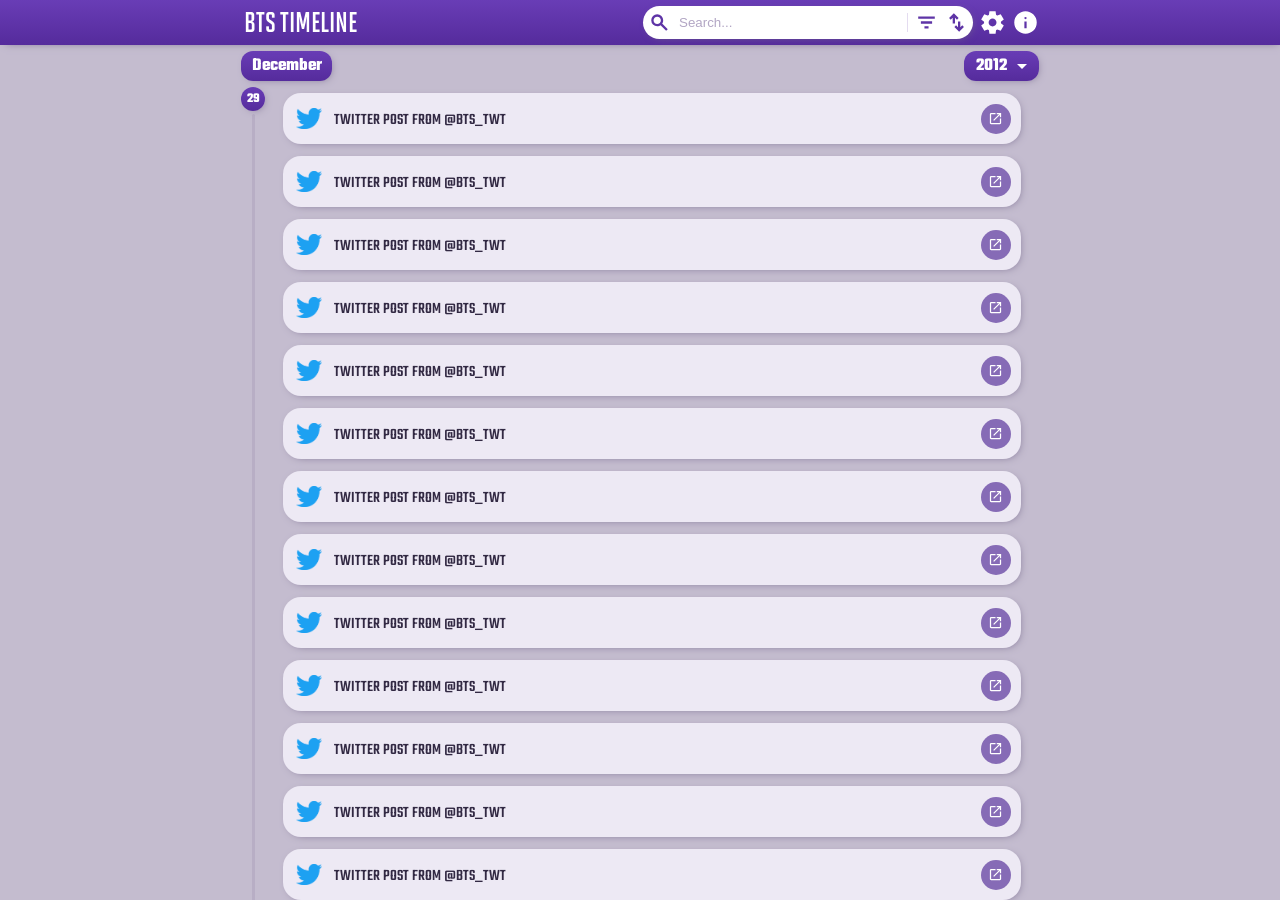
<file: years/2012.html>
<!DOCTYPE html>
<html lang="en">
<head>
    <meta charset="UTF-8">
    <meta name="viewport" content="width=device-width, initial-scale=1.0">
    <link rel="icon" type="image/png" href="images/logo.png">
    <title>BTS Timeline | 2012</title>
    <link rel="stylesheet" href="../style.css">
    <base target="_blank">
</head>
<body>
    <header>
        <div class="max-width">
        <!-- <div class="menu-btn"></div> -->
        <h1>BTS TIMELINE</h1>
        <div class="search-filter-order">
            <span class="search"></span>
            <input type="text" id="search" placeholder="Search..." oninput="filterItems()">
            <span class="filter">
                <div class="overlay">
                    <div class="box">
                        <h2>FILTER</h2>
                        <ul>
                            <li><label for="music"><input type="checkbox" checked="" id="music">Discography</label></li>
                            <li><label for="filmography"><input type="checkbox" checked="" id="filmography">Filmography</label></li>
                            <li><label for="videos"><input type="checkbox" checked="" id="videos">Videos</label></li>
                            <li><label for="photos"><input type="checkbox" checked="" id="photos">Photos</label></li>
                            <li><label for="dvd"><input type="checkbox" checked="" id="dvd">DVD / blu-ray / digital code</label></li>
                            <li><label for="live"><input type="checkbox" checked="" id="live">Livestreams</label></li>
                            
                            <li><label for="socialmedia"><input type="checkbox" checked="" id="socialmedia">Social Media</label></li>
                                <li><label for="youtube"><input type="checkbox" checked="" id="youtube">YouTube</label></li>
                                <li><label for="weverse"><input type="checkbox" checked="" id="weverse">Weverse</label></li>
                                <li><label for="twitter"><input type="checkbox" checked="" id="twitter">Twitter</label></li>
                                <li><label for="tiktok"><input type="checkbox" checked="" id="tiktok">TikTok</label></li>
                                <li><label for="stationhead"><input type="checkbox" checked="" id="stationhead">Stationhead</label></li>
                        </ul>
                    </div>
                </div>
            </span>
            <span class="order">
                <div class="overlay">
                    <div class="box">
                        <h2>ORDER</h2>
                        <ul>
                            <li><label for="newestfirst"><input type="radio" name="order" checked="" id="newestfirst">Newest first</label></li>
                            <li><label for="oldestfirst"><input type="radio" name="order" id="oldestfirst">Oldest first</label></li>
                        </ul>
                    </div>
                </div>
            </span>
        </div>
        <div class="settings-btn">
            <div class="settings">
                <h2>LANGUAGE</h2>
                <label for="english"><input name="language" type="radio" checked="" id="english">English</label>
                <label for="korean"><input name="language" type="radio" id="korean">Korean</label>
                <br>
                <h2>THEME</h2>
                <label for="theme-light"><input name="theme" type="radio" checked="" id="theme-light">Light</label>
                <label for="theme-dark"><input name="theme" type="radio" id="theme-dark">Dark</label>
                <br>

                <h2>SHOW/HIDE</h2>
                <p>TIME</p>
                <label for="showtime"><input name="time" type="radio" id="showtime">SHOW</label>
                <label for="hidetime"><input name="time" type="radio" checked="" id="hidetime">HIDE</label>
                <p>WEEKDAY</p>
                <label for="showweekday"><input name="weekday" type="radio" checked="" id="showweekday">SHOW</label>
                <label for="hideweekday"><input name="weekday" type="radio" id="hideweekday">HIDE</label>
            </div>
        </div>
        <a class="info-btn" href="infopage.html" target="_parent">

        </a>
        </div>
</header>
    <main>
        <div class="max-width">

    <div class="scroll">
    <div class="timeline flip">
    <div class="year">
            <h2>2012</h2>
            <div class="overlay">
            <div class="select-year">
                <ol>
                    <li><a target="_parent" href="../index.html">2026</a></li>
                    <li><a target="_parent" href="2025.html">2025</a></li>
                    <li><a target="_parent" href="2024.html">2024</a></li>
                    <li><a target="_parent" href="2023.html">2023</a></li>
                    <li><a target="_parent" href="2022.html">2022</a></li>
                    <li><a target="_parent" href="2021.html">2021</a></li>
                    <li><a target="_parent" href="2020.html">2020</a></li>
                    <li><a target="_parent" href="2019.html">2019</a></li>
                    <li><a target="_parent" href="2018.html">2018</a></li>
                    <li><a target="_parent" href="2017.html">2017</a></li>
                    <li><a target="_parent" href="2016.html">2016</a></li>
                    <li><a target="_parent" href="2015.html">2015</a></li>
                    <li><a target="_parent" href="2014.html">2014</a></li>
                    <li><a target="_parent" href="2013.html">2013</a></li>
                    <li id="selected-year">2012</li>
                </ol>
            </div>
            </div>
    </div>
    
<div class="month-overlay"><h3 class="month">December</h3>
<div class="day-overlay"><h4 class="day">29</h4>
<div class="entry-overlay twitter">
<time datetime="2012-12-29 06:10">06:10</time>
<article class="entry">
<div class="entry-main">
<span class="icon"></span>
<div class="entry-text">
<h5>TWITTER POST FROM @BTS_TWT</h5>
</div>
<a href="https://x.com/BTS_twt/status/284768380827889664"></a>
</div>
</article>
</div>
<div class="entry-overlay twitter">
<time datetime="2012-12-29"></time>
<article class="entry">
<div class="entry-main">
<span class="icon"></span>
<div class="entry-text">
<h5>TWITTER POST FROM @BTS_TWT</h5>
</div>
<a href="https://x.com/BTS_twt/status/284769001551306752"></a>
</div>
</article>
</div>
<div class="entry-overlay twitter">
<time datetime="2012-12-29"></time>
<article class="entry">
<div class="entry-main">
<span class="icon"></span>
<div class="entry-text">
<h5>TWITTER POST FROM @BTS_TWT</h5>
</div>
<a href="https://x.com/BTS_twt/status/284769094014754818"></a>
</div>
</article>
</div>
<div class="entry-overlay twitter">
<time datetime="2012-12-29"></time>
<article class="entry">
<div class="entry-main">
<span class="icon"></span>
<div class="entry-text">
<h5>TWITTER POST FROM @BTS_TWT</h5>
</div>
<a href="https://x.com/BTS_twt/status/284769179641462784"></a>
</div>
</article>
</div>
<div class="entry-overlay twitter">
<time datetime="2012-12-29"></time>
<article class="entry">
<div class="entry-main">
<span class="icon"></span>
<div class="entry-text">
<h5>TWITTER POST FROM @BTS_TWT</h5>
</div>
<a href="https://x.com/BTS_twt/status/284769884209049600"></a>
</div>
</article>
</div>
<div class="entry-overlay twitter">
<time datetime="2012-12-29"></time>
<article class="entry">
<div class="entry-main">
<span class="icon"></span>
<div class="entry-text">
<h5>TWITTER POST FROM @BTS_TWT</h5>
</div>
<a href="https://x.com/BTS_twt/status/284769961744953345"></a>
</div>
</article>
</div>
<div class="entry-overlay twitter">
<time datetime="2012-12-29"></time>
<article class="entry">
<div class="entry-main">
<span class="icon"></span>
<div class="entry-text">
<h5>TWITTER POST FROM @BTS_TWT</h5>
</div>
<a href="https://x.com/BTS_twt/status/284770017579507712"></a>
</div>
</article>
</div>
<div class="entry-overlay twitter">
<time datetime="2012-12-29"></time>
<article class="entry">
<div class="entry-main">
<span class="icon"></span>
<div class="entry-text">
<h5>TWITTER POST FROM @BTS_TWT</h5>
</div>
<a href="https://x.com/BTS_twt/status/284771300390600704"></a>
</div>
</article>
</div>
<div class="entry-overlay twitter">
<time datetime="2012-12-29"></time>
<article class="entry">
<div class="entry-main">
<span class="icon"></span>
<div class="entry-text">
<h5>TWITTER POST FROM @BTS_TWT</h5>
</div>
<a href="https://x.com/BTS_twt/status/284771392484958208"></a>
</div>
</article>
</div>
<div class="entry-overlay twitter">
<time datetime="2012-12-29"></time>
<article class="entry">
<div class="entry-main">
<span class="icon"></span>
<div class="entry-text">
<h5>TWITTER POST FROM @BTS_TWT</h5>
</div>
<a href="https://x.com/BTS_twt/status/284771468838047744"></a>
</div>
</article>
</div>
<div class="entry-overlay twitter">
<time datetime="2012-12-29"></time>
<article class="entry">
<div class="entry-main">
<span class="icon"></span>
<div class="entry-text">
<h5>TWITTER POST FROM @BTS_TWT</h5>
</div>
<a href="https://x.com/BTS_twt/status/284771541311430656"></a>
</div>
</article>
</div>
<div class="entry-overlay twitter">
<time datetime="2012-12-29"></time>
<article class="entry">
<div class="entry-main">
<span class="icon"></span>
<div class="entry-text">
<h5>TWITTER POST FROM @BTS_TWT</h5>
</div>
<a href="https://x.com/BTS_twt/status/284771695364034560"></a>
</div>
</article>
</div>
<div class="entry-overlay twitter">
<time datetime="2012-12-29"></time>
<article class="entry">
<div class="entry-main">
<span class="icon"></span>
<div class="entry-text">
<h5>TWITTER POST FROM @BTS_TWT</h5>
</div>
<a href="https://x.com/BTS_twt/status/284773966059565056"></a>
</div>
</article>
</div>
<div class="entry-overlay twitter">
<time datetime="2012-12-29"></time>
<article class="entry">
<div class="entry-main">
<span class="icon"></span>
<div class="entry-text">
<h5>TWITTER POST FROM @BTS_TWT</h5>
</div>
<a href="https://x.com/BTS_twt/status/284774031289352192"></a>
</div>
</article>
</div>
<div class="entry-overlay twitter">
<time datetime="2012-12-29"></time>
<article class="entry">
<div class="entry-main">
<span class="icon"></span>
<div class="entry-text">
<h5>TWITTER POST FROM @BTS_TWT</h5>
</div>
<a href="https://x.com/BTS_twt/status/284774089590202368"></a>
</div>
</article>
</div>
<div class="entry-overlay twitter">
<time datetime="2012-12-29"></time>
<article class="entry">
<div class="entry-main">
<span class="icon"></span>
<div class="entry-text">
<h5>TWITTER POST FROM @BTS_TWT</h5>
</div>
<a href="https://x.com/BTS_twt/status/284775521244561408"></a>
</div>
</article>
</div>
<div class="entry-overlay twitter">
<time datetime="2012-12-29"></time>
<article class="entry">
<div class="entry-main">
<span class="icon"></span>
<div class="entry-text">
<h5>TWITTER POST FROM @BTS_TWT</h5>
</div>
<a href="https://x.com/BTS_twt/status/284775576567439360"></a>
</div>
</article>
</div>
<div class="entry-overlay twitter">
<time datetime="2012-12-29"></time>
<article class="entry">
<div class="entry-main">
<span class="icon"></span>
<div class="entry-text">
<h5>TWITTER POST FROM @BTS_TWT</h5>
</div>
<a href="https://x.com/BTS_twt/status/284777232734490624"></a>
</div>
</article>
</div>
<div class="entry-overlay twitter">
<time datetime="2012-12-29"></time>
<article class="entry">
<div class="entry-main">
<span class="icon"></span>
<div class="entry-text">
<h5>TWITTER POST FROM @BTS_TWT</h5>
</div>
<a href="https://x.com/BTS_twt/status/284777307531517952"></a>
</div>
</article>
</div>
<div class="entry-overlay twitter">
<time datetime="2012-12-29"></time>
<article class="entry">
<div class="entry-main">
<span class="icon"></span>
<div class="entry-text">
<h5>TWITTER POST FROM @BTS_TWT</h5>
</div>
<a href="https://x.com/BTS_twt/status/284777384773816320"></a>
</div>
</article>
</div>
<div class="entry-overlay twitter">
<time datetime="2012-12-29"></time>
<article class="entry">
<div class="entry-main">
<span class="icon"></span>
<div class="entry-text">
<h5>TWITTER POST FROM @BTS_TWT</h5>
</div>
<a href="https://x.com/BTS_twt/status/284777426968522752"></a>
</div>
</article>
</div>
<div class="entry-overlay twitter">
<time datetime="2012-12-29"></time>
<article class="entry">
<div class="entry-main">
<span class="icon"></span>
<div class="entry-text">
<h5>TWITTER POST FROM @BTS_TWT</h5>
</div>
<a href="https://x.com/BTS_twt/status/284781191075332096"></a>
</div>
</article>
</div>
</div><div class="day-overlay"><h4 class="day">28</h4>
<div class="entry-overlay twitter">
<time datetime="2012-12-28 20:58">20:58</time>
<article class="entry">
<div class="entry-main">
<span class="icon"></span>
<div class="entry-text">
<h5>TWITTER POST FROM @BTS_TWT</h5>
</div>
<a href="https://x.com/BTS_twt/status/284629341160214528"></a>
</div>
</article>
</div>
<div class="entry-overlay twitter">
<time datetime="2012-12-28 20:58">20:58</time>
<article class="entry">
<div class="entry-main">
<span class="icon"></span>
<div class="entry-text">
<h5>TWITTER POST FROM @BTS_TWT</h5>
</div>
<a href="https://x.com/BTS_twt/status/284629451298451456"></a>
</div>
</article>
</div>
<div class="entry-overlay twitter">
<time datetime="2012-12-28 20:56">20:56</time>
<article class="entry">
<div class="entry-main">
<span class="icon"></span>
<div class="entry-text">
<h5>TWITTER POST FROM @BTS_TWT</h5>
</div>
<a href="https://x.com/BTS_twt/status/284628818436694016"></a>
</div>
</article>
</div>
<div class="entry-overlay twitter">
<time datetime="2012-12-28 20:56">20:56</time>
<article class="entry">
<div class="entry-main">
<span class="icon"></span>
<div class="entry-text">
<h5>TWITTER POST FROM @BTS_TWT</h5>
</div>
<a href="https://x.com/BTS_twt/status/284628965006655488"></a>
</div>
</article>
</div>
<div class="entry-overlay twitter">
<time datetime="2012-12-28 20:55">20:55</time>
<article class="entry">
<div class="entry-main">
<span class="icon"></span>
<div class="entry-text">
<h5>TWITTER POST FROM @BTS_TWT</h5>
</div>
<a href="https://x.com/BTS_twt/status/284628625821671424"></a>
</div>
</article>
</div>
<div class="entry-overlay twitter">
<time datetime="2012-12-28 20:54">20:54</time>
<article class="entry">
<div class="entry-main">
<span class="icon"></span>
<div class="entry-text">
<h5>TWITTER POST FROM @BTS_TWT</h5>
</div>
<a href="https://x.com/BTS_twt/status/284628399794835456"></a>
</div>
</article>
</div>
<div class="entry-overlay twitter">
<time datetime="2012-12-28 20:53">20:53</time>
<article class="entry">
<div class="entry-main">
<span class="icon"></span>
<div class="entry-text">
<h5>TWITTER POST FROM @BTS_TWT</h5>
</div>
<a href="https://x.com/BTS_twt/status/284628039743188993"></a>
</div>
</article>
</div>
<div class="entry-overlay twitter">
<time datetime="2012-12-28 20:53">20:53</time>
<article class="entry">
<div class="entry-main">
<span class="icon"></span>
<div class="entry-text">
<h5>TWITTER POST FROM @BTS_TWT</h5>
</div>
<a href="https://x.com/BTS_twt/status/284628150334402560"></a>
</div>
</article>
</div>
<div class="entry-overlay twitter">
<time datetime="2012-12-28 20:50">20:50</time>
<article class="entry">
<div class="entry-main">
<span class="icon"></span>
<div class="entry-text">
<h5>TWITTER POST FROM @BTS_TWT</h5>
</div>
<a href="https://x.com/BTS_twt/status/284627345476833281"></a>
</div>
</article>
</div>
<div class="entry-overlay twitter">
<time datetime="2012-12-28 20:49">20:49</time>
<article class="entry">
<div class="entry-main">
<span class="icon"></span>
<div class="entry-text">
<h5>TWITTER POST FROM @BTS_TWT</h5>
</div>
<a href="https://x.com/BTS_twt/status/284627129495330816"></a>
</div>
</article>
</div>
<div class="entry-overlay twitter">
<time datetime="2012-12-28 20:49">20:49</time>
<article class="entry">
<div class="entry-main">
<span class="icon"></span>
<div class="entry-text">
<h5>TWITTER POST FROM @BTS_TWT</h5>
</div>
<a href="https://x.com/BTS_twt/status/284627215981895681"></a>
</div>
</article>
</div>
<div class="entry-overlay twitter">
<time datetime="2012-12-28 20:48">20:48</time>
<article class="entry">
<div class="entry-main">
<span class="icon"></span>
<div class="entry-text">
<h5>TWITTER POST FROM @BTS_TWT</h5>
</div>
<a href="https://x.com/BTS_twt/status/284626763299053569"></a>
</div>
</article>
</div>
<div class="entry-overlay twitter">
<time datetime="2012-12-28 20:48">20:48</time>
<article class="entry">
<div class="entry-main">
<span class="icon"></span>
<div class="entry-text">
<h5>TWITTER POST FROM @BTS_TWT</h5>
</div>
<a href="https://x.com/BTS_twt/status/284626827836809216"></a>
</div>
</article>
</div>
<div class="entry-overlay twitter">
<time datetime="2012-12-28 20:48">20:48</time>
<article class="entry">
<div class="entry-main">
<span class="icon"></span>
<div class="entry-text">
<h5>TWITTER POST FROM @BTS_TWT</h5>
</div>
<a href="https://x.com/BTS_twt/status/284626889119780864"></a>
</div>
</article>
</div>
<div class="entry-overlay twitter">
<time datetime="2012-12-28 20:47">20:47</time>
<article class="entry">
<div class="entry-main">
<span class="icon"></span>
<div class="entry-text">
<h5>TWITTER POST FROM @BTS_TWT</h5>
</div>
<a href="https://x.com/BTS_twt/status/284626503164100609"></a>
</div>
</article>
</div>
<div class="entry-overlay twitter">
<time datetime="2012-12-28 20:47">20:47</time>
<article class="entry">
<div class="entry-main">
<span class="icon"></span>
<div class="entry-text">
<h5>TWITTER POST FROM @BTS_TWT</h5>
</div>
<a href="https://x.com/BTS_twt/status/284626549423079424"></a>
</div>
</article>
</div>
<div class="entry-overlay twitter">
<time datetime="2012-12-28 20:47">20:47</time>
<article class="entry">
<div class="entry-main">
<span class="icon"></span>
<div class="entry-text">
<h5>TWITTER POST FROM @BTS_TWT</h5>
</div>
<a href="https://x.com/BTS_twt/status/284626597628223490"></a>
</div>
</article>
</div>
<div class="entry-overlay twitter">
<time datetime="2012-12-28 20:47">20:47</time>
<article class="entry">
<div class="entry-main">
<span class="icon"></span>
<div class="entry-text">
<h5>TWITTER POST FROM @BTS_TWT</h5>
</div>
<a href="https://x.com/BTS_twt/status/284626674312679425"></a>
</div>
</article>
</div>
<div class="entry-overlay twitter">
<time datetime="2012-12-28 20:47">20:47</time>
<article class="entry">
<div class="entry-main">
<span class="icon"></span>
<div class="entry-text">
<h5>TWITTER POST FROM @BTS_TWT</h5>
</div>
<a href="https://x.com/BTS_twt/status/284626708903120896"></a>
</div>
</article>
</div>
<div class="entry-overlay twitter">
<time datetime="2012-12-28 20:46">20:46</time>
<article class="entry">
<div class="entry-main">
<span class="icon"></span>
<div class="entry-text">
<h5>TWITTER POST FROM @BTS_TWT</h5>
</div>
<a href="https://x.com/BTS_twt/status/284626253233917952"></a>
</div>
</article>
</div>
<div class="entry-overlay twitter">
<time datetime="2012-12-28 20:46">20:46</time>
<article class="entry">
<div class="entry-main">
<span class="icon"></span>
<div class="entry-text">
<h5>TWITTER POST FROM @BTS_TWT</h5>
</div>
<a href="https://x.com/BTS_twt/status/284626365150547969"></a>
</div>
</article>
</div>
<div class="entry-overlay twitter">
<time datetime="2012-12-28 20:46">20:46</time>
<article class="entry">
<div class="entry-main">
<span class="icon"></span>
<div class="entry-text">
<h5>TWITTER POST FROM @BTS_TWT</h5>
</div>
<a href="https://x.com/BTS_twt/status/284626400906985472"></a>
</div>
</article>
</div>
<div class="entry-overlay twitter">
<time datetime="2012-12-28 20:45">20:45</time>
<article class="entry">
<div class="entry-main">
<span class="icon"></span>
<div class="entry-text">
<h5>TWITTER POST FROM @BTS_TWT</h5>
</div>
<a href="https://x.com/BTS_twt/status/284626034949775361"></a>
</div>
</article>
</div>
<div class="entry-overlay twitter">
<time datetime="2012-12-28 20:45">20:45</time>
<article class="entry">
<div class="entry-main">
<span class="icon"></span>
<div class="entry-text">
<h5>TWITTER POST FROM @BTS_TWT</h5>
</div>
<a href="https://x.com/BTS_twt/status/284626056378462208"></a>
</div>
</article>
</div>
<div class="entry-overlay twitter">
<time datetime="2012-12-28 20:45">20:45</time>
<article class="entry">
<div class="entry-main">
<span class="icon"></span>
<div class="entry-text">
<h5>TWITTER POST FROM @BTS_TWT</h5>
</div>
<a href="https://x.com/BTS_twt/status/284626107645444096"></a>
</div>
</article>
</div>
<div class="entry-overlay twitter">
<time datetime="2012-12-28 20:44">20:44</time>
<article class="entry">
<div class="entry-main">
<span class="icon"></span>
<div class="entry-text">
<h5>TWITTER POST FROM @BTS_TWT</h5>
</div>
<a href="https://x.com/BTS_twt/status/284625759191044096"></a>
</div>
</article>
</div>
<div class="entry-overlay twitter">
<time datetime="2012-12-28 20:43">20:43</time>
<article class="entry">
<div class="entry-main">
<span class="icon"></span>
<div class="entry-text">
<h5>TWITTER POST FROM @BTS_TWT</h5>
</div>
<a href="https://x.com/BTS_twt/status/284625675166556160"></a>
</div>
</article>
</div>
<div class="entry-overlay twitter">
<time datetime="2012-12-28 20:42">20:42</time>
<article class="entry">
<div class="entry-main">
<span class="icon"></span>
<div class="entry-text">
<h5>TWITTER POST FROM @BTS_TWT</h5>
</div>
<a href="https://x.com/BTS_twt/status/284625323356737536"></a>
</div>
</article>
</div>
<div class="entry-overlay twitter">
<time datetime="2012-12-28 20:42">20:42</time>
<article class="entry">
<div class="entry-main">
<span class="icon"></span>
<div class="entry-text">
<h5>TWITTER POST FROM @BTS_TWT</h5>
</div>
<a href="https://x.com/BTS_twt/status/284625448175017984"></a>
</div>
</article>
</div>
<div class="entry-overlay twitter">
<time datetime="2012-12-28 20:41">20:41</time>
<article class="entry">
<div class="entry-main">
<span class="icon"></span>
<div class="entry-text">
<h5>TWITTER POST FROM @BTS_TWT</h5>
</div>
<a href="https://x.com/BTS_twt/status/284625181496991745"></a>
</div>
</article>
</div>
<div class="entry-overlay twitter">
<time datetime="2012-12-28 20:35">20:35</time>
<article class="entry">
<div class="entry-main">
<span class="icon"></span>
<div class="entry-text">
<h5>TWITTER POST FROM @BTS_TWT</h5>
</div>
<a href="https://x.com/BTS_twt/status/284623572780077056"></a>
</div>
</article>
</div>
<div class="entry-overlay twitter">
<time datetime="2012-12-28 20:34">20:34</time>
<article class="entry">
<div class="entry-main">
<span class="icon"></span>
<div class="entry-text">
<h5>TWITTER POST FROM @BTS_TWT</h5>
</div>
<a href="https://x.com/BTS_twt/status/284623275714306049"></a>
</div>
</article>
</div>
<div class="entry-overlay twitter">
<time datetime="2012-12-28 20:34">20:34</time>
<article class="entry">
<div class="entry-main">
<span class="icon"></span>
<div class="entry-text">
<h5>TWITTER POST FROM @BTS_TWT</h5>
</div>
<a href="https://x.com/BTS_twt/status/284623368341303296"></a>
</div>
</article>
</div>
<div class="entry-overlay twitter">
<time datetime="2012-12-28 20:33">20:33</time>
<article class="entry">
<div class="entry-main">
<span class="icon"></span>
<div class="entry-text">
<h5>TWITTER POST FROM @BTS_TWT</h5>
</div>
<a href="https://x.com/BTS_twt/status/284623048294952962"></a>
</div>
</article>
</div>
<div class="entry-overlay twitter">
<time datetime="2012-12-28 20:33">20:33</time>
<article class="entry">
<div class="entry-main">
<span class="icon"></span>
<div class="entry-text">
<h5>TWITTER POST FROM @BTS_TWT</h5>
</div>
<a href="https://x.com/BTS_twt/status/284623169103474688"></a>
</div>
</article>
</div>
<div class="entry-overlay twitter">
<time datetime="2012-12-28 20:32">20:32</time>
<article class="entry">
<div class="entry-main">
<span class="icon"></span>
<div class="entry-text">
<h5>TWITTER POST FROM @BTS_TWT</h5>
</div>
<a href="https://x.com/BTS_twt/status/284622762889334784"></a>
</div>
</article>
</div>
<div class="entry-overlay twitter">
<time datetime="2012-12-28 20:32">20:32</time>
<article class="entry">
<div class="entry-main">
<span class="icon"></span>
<div class="entry-text">
<h5>TWITTER POST FROM @BTS_TWT</h5>
</div>
<a href="https://x.com/BTS_twt/status/284622821798318080"></a>
</div>
</article>
</div>
<div class="entry-overlay twitter">
<time datetime="2012-12-28 20:32">20:32</time>
<article class="entry">
<div class="entry-main">
<span class="icon"></span>
<div class="entry-text">
<h5>TWITTER POST FROM @BTS_TWT</h5>
</div>
<a href="https://x.com/BTS_twt/status/284622893839695873"></a>
</div>
</article>
</div>
<div class="entry-overlay twitter">
<time datetime="2012-12-28 20:31">20:31</time>
<article class="entry">
<div class="entry-main">
<span class="icon"></span>
<div class="entry-text">
<h5>TWITTER POST FROM @BTS_TWT</h5>
</div>
<a href="https://x.com/BTS_twt/status/284622482659500032"></a>
</div>
</article>
</div>
<div class="entry-overlay twitter">
<time datetime="2012-12-28 20:31">20:31</time>
<article class="entry">
<div class="entry-main">
<span class="icon"></span>
<div class="entry-text">
<h5>TWITTER POST FROM @BTS_TWT</h5>
</div>
<a href="https://x.com/BTS_twt/status/284622604273332224"></a>
</div>
</article>
</div>
<div class="entry-overlay twitter">
<time datetime="2012-12-28 20:31">20:31</time>
<article class="entry">
<div class="entry-main">
<span class="icon"></span>
<div class="entry-text">
<h5>TWITTER POST FROM @BTS_TWT</h5>
</div>
<a href="https://x.com/BTS_twt/status/284622642718318592"></a>
</div>
</article>
</div>
<div class="entry-overlay twitter">
<time datetime="2012-12-28 20:30">20:30</time>
<article class="entry">
<div class="entry-main">
<span class="icon"></span>
<div class="entry-text">
<h5>TWITTER POST FROM @BTS_TWT</h5>
</div>
<a href="https://x.com/BTS_twt/status/284622243609325569"></a>
</div>
</article>
</div>
<div class="entry-overlay twitter">
<time datetime="2012-12-28 20:30">20:30</time>
<article class="entry">
<div class="entry-main">
<span class="icon"></span>
<div class="entry-text">
<h5>TWITTER POST FROM @BTS_TWT</h5>
</div>
<a href="https://x.com/BTS_twt/status/284622318154702848"></a>
</div>
</article>
</div>
<div class="entry-overlay twitter">
<time datetime="2012-12-28 20:29">20:29</time>
<article class="entry">
<div class="entry-main">
<span class="icon"></span>
<div class="entry-text">
<h5>TWITTER POST FROM @BTS_TWT</h5>
</div>
<a href="https://x.com/BTS_twt/status/284622168300609536"></a>
</div>
</article>
</div>
<div class="entry-overlay twitter">
<time datetime="2012-12-28 20:27">20:27</time>
<article class="entry">
<div class="entry-main">
<span class="icon"></span>
<div class="entry-text">
<h5>TWITTER POST FROM @BTS_TWT</h5>
</div>
<a href="https://x.com/BTS_twt/status/284621535455629313"></a>
</div>
</article>
</div>
<div class="entry-overlay twitter">
<time datetime="2012-12-28 20:27">20:27</time>
<article class="entry">
<div class="entry-main">
<span class="icon"></span>
<div class="entry-text">
<h5>TWITTER POST FROM @BTS_TWT</h5>
</div>
<a href="https://x.com/BTS_twt/status/284621651776258048"></a>
</div>
</article>
</div>
<div class="entry-overlay twitter">
<time datetime="2012-12-28 20:26">20:26</time>
<article class="entry">
<div class="entry-main">
<span class="icon"></span>
<div class="entry-text">
<h5>TWITTER POST FROM @BTS_TWT</h5>
</div>
<a href="https://x.com/BTS_twt/status/284621272023977984"></a>
</div>
</article>
</div>
<div class="entry-overlay twitter">
<time datetime="2012-12-28 20:26">20:26</time>
<article class="entry">
<div class="entry-main">
<span class="icon"></span>
<div class="entry-text">
<h5>TWITTER POST FROM @BTS_TWT</h5>
</div>
<a href="https://x.com/BTS_twt/status/284621340961542144"></a>
</div>
</article>
</div>
<div class="entry-overlay twitter">
<time datetime="2012-12-28 20:26">20:26</time>
<article class="entry">
<div class="entry-main">
<span class="icon"></span>
<div class="entry-text">
<h5>TWITTER POST FROM @BTS_TWT</h5>
</div>
<a href="https://x.com/BTS_twt/status/284621455671582720"></a>
</div>
</article>
</div>
<div class="entry-overlay twitter">
<time datetime="2012-12-28 20:25">20:25</time>
<article class="entry">
<div class="entry-main">
<span class="icon"></span>
<div class="entry-text">
<h5>TWITTER POST FROM @BTS_TWT</h5>
</div>
<a href="https://x.com/BTS_twt/status/284621115651919872"></a>
</div>
</article>
</div>
<div class="entry-overlay twitter">
<time datetime="2012-12-28 20:25">20:25</time>
<article class="entry">
<div class="entry-main">
<span class="icon"></span>
<div class="entry-text">
<h5>TWITTER POST FROM @BTS_TWT</h5>
</div>
<a href="https://x.com/BTS_twt/status/284621168177192960"></a>
</div>
</article>
</div>
<div class="entry-overlay twitter">
<time datetime="2012-12-28 20:24">20:24</time>
<article class="entry">
<div class="entry-main">
<span class="icon"></span>
<div class="entry-text">
<h5>TWITTER POST FROM @BTS_TWT</h5>
</div>
<a href="https://x.com/BTS_twt/status/284620732359639041"></a>
</div>
</article>
</div>
<div class="entry-overlay twitter">
<time datetime="2012-12-28 20:24">20:24</time>
<article class="entry">
<div class="entry-main">
<span class="icon"></span>
<div class="entry-text">
<h5>TWITTER POST FROM @BTS_TWT</h5>
</div>
<a href="https://x.com/BTS_twt/status/284620870234808320"></a>
</div>
</article>
</div>
<div class="entry-overlay twitter">
<time datetime="2012-12-28 20:24">20:24</time>
<article class="entry">
<div class="entry-main">
<span class="icon"></span>
<div class="entry-text">
<h5>TWITTER POST FROM @BTS_TWT</h5>
</div>
<a href="https://x.com/BTS_twt/status/284620909606739968"></a>
</div>
</article>
</div>
<div class="entry-overlay twitter">
<time datetime="2012-12-28 20:23">20:23</time>
<article class="entry">
<div class="entry-main">
<span class="icon"></span>
<div class="entry-text">
<h5>TWITTER POST FROM @BTS_TWT</h5>
</div>
<a href="https://x.com/BTS_twt/status/284620503992385537"></a>
</div>
</article>
</div>
<div class="entry-overlay twitter">
<time datetime="2012-12-28 20:23">20:23</time>
<article class="entry">
<div class="entry-main">
<span class="icon"></span>
<div class="entry-text">
<h5>TWITTER POST FROM @BTS_TWT</h5>
</div>
<a href="https://x.com/BTS_twt/status/284620562242863104"></a>
</div>
</article>
</div>
<div class="entry-overlay twitter">
<time datetime="2012-12-28 20:22">20:22</time>
<article class="entry">
<div class="entry-main">
<span class="icon"></span>
<div class="entry-text">
<h5>TWITTER POST FROM @BTS_TWT</h5>
</div>
<a href="https://x.com/BTS_twt/status/284620286014410752"></a>
</div>
</article>
</div>
<div class="entry-overlay twitter">
<time datetime="2012-12-28 20:22">20:22</time>
<article class="entry">
<div class="entry-main">
<span class="icon"></span>
<div class="entry-text">
<h5>TWITTER POST FROM @BTS_TWT</h5>
</div>
<a href="https://x.com/BTS_twt/status/284620382336589824"></a>
</div>
</article>
</div>
<div class="entry-overlay twitter">
<time datetime="2012-12-28 20:21">20:21</time>
<article class="entry">
<div class="entry-main">
<span class="icon"></span>
<div class="entry-text">
<h5>TWITTER POST FROM @BTS_TWT</h5>
</div>
<a href="https://x.com/BTS_twt/status/284619956946096128"></a>
</div>
</article>
</div>
<div class="entry-overlay twitter">
<time datetime="2012-12-28 20:21">20:21</time>
<article class="entry">
<div class="entry-main">
<span class="icon"></span>
<div class="entry-text">
<h5>TWITTER POST FROM @BTS_TWT</h5>
</div>
<a href="https://x.com/BTS_twt/status/284619993881133056"></a>
</div>
</article>
</div>
<div class="entry-overlay twitter">
<time datetime="2012-12-28 20:21">20:21</time>
<article class="entry">
<div class="entry-main">
<span class="icon"></span>
<div class="entry-text">
<h5>TWITTER POST FROM @BTS_TWT</h5>
</div>
<a href="https://x.com/BTS_twt/status/284620163997896704"></a>
</div>
</article>
</div>
<div class="entry-overlay twitter">
<time datetime="2012-12-28 20:20">20:20</time>
<article class="entry">
<div class="entry-main">
<span class="icon"></span>
<div class="entry-text">
<h5>TWITTER POST FROM @BTS_TWT</h5>
</div>
<a href="https://x.com/BTS_twt/status/284619712170713088"></a>
</div>
</article>
</div>
<div class="entry-overlay twitter">
<time datetime="2012-12-28 20:20">20:20</time>
<article class="entry">
<div class="entry-main">
<span class="icon"></span>
<div class="entry-text">
<h5>TWITTER POST FROM @BTS_TWT</h5>
</div>
<a href="https://x.com/BTS_twt/status/284619876545466368"></a>
</div>
</article>
</div>
<div class="entry-overlay twitter">
<time datetime="2012-12-28 18:52">18:52</time>
<article class="entry">
<div class="entry-main">
<span class="icon"></span>
<div class="entry-text">
<h5>TWITTER POST FROM @BTS_TWT</h5>
</div>
<a href="https://x.com/BTS_twt/status/284597590924865536"></a>
</div>
</article>
</div>
<div class="entry-overlay twitter">
<time datetime="2012-12-28 18:52">18:52</time>
<article class="entry">
<div class="entry-main">
<span class="icon"></span>
<div class="entry-text">
<h5>TWITTER POST FROM @BTS_TWT</h5>
</div>
<a href="https://x.com/BTS_twt/status/284597645928964096"></a>
</div>
</article>
</div>
<div class="entry-overlay twitter">
<time datetime="2012-12-28 18:51">18:51</time>
<article class="entry">
<div class="entry-main">
<span class="icon"></span>
<div class="entry-text">
<h5>TWITTER POST FROM @BTS_TWT</h5>
</div>
<a href="https://x.com/BTS_twt/status/284597335919566848"></a>
</div>
</article>
</div>
<div class="entry-overlay twitter">
<time datetime="2012-12-28 18:51">18:51</time>
<article class="entry">
<div class="entry-main">
<span class="icon"></span>
<div class="entry-text">
<h5>TWITTER POST FROM @BTS_TWT</h5>
</div>
<a href="https://x.com/BTS_twt/status/284597360137490432"></a>
</div>
</article>
</div>
<div class="entry-overlay twitter">
<time datetime="2012-12-28 18:51">18:51</time>
<article class="entry">
<div class="entry-main">
<span class="icon"></span>
<div class="entry-text">
<h5>TWITTER POST FROM @BTS_TWT</h5>
</div>
<a href="https://x.com/BTS_twt/status/284597507978321920"></a>
</div>
</article>
</div>
<div class="entry-overlay twitter">
<time datetime="2012-12-28 18:50">18:50</time>
<article class="entry">
<div class="entry-main">
<span class="icon"></span>
<div class="entry-text">
<h5>TWITTER POST FROM @BTS_TWT</h5>
</div>
<a href="https://x.com/BTS_twt/status/284597078292828160"></a>
</div>
</article>
</div>
<div class="entry-overlay twitter">
<time datetime="2012-12-28 18:50">18:50</time>
<article class="entry">
<div class="entry-main">
<span class="icon"></span>
<div class="entry-text">
<h5>TWITTER POST FROM @BTS_TWT</h5>
</div>
<a href="https://x.com/BTS_twt/status/284597133783490560"></a>
</div>
</article>
</div>
<div class="entry-overlay twitter">
<time datetime="2012-12-28 18:50">18:50</time>
<article class="entry">
<div class="entry-main">
<span class="icon"></span>
<div class="entry-text">
<h5>TWITTER POST FROM @BTS_TWT</h5>
</div>
<a href="https://x.com/BTS_twt/status/284597200422576128"></a>
</div>
</article>
</div>
<div class="entry-overlay twitter">
<time datetime="2012-12-28 18:50">18:50</time>
<article class="entry">
<div class="entry-main">
<span class="icon"></span>
<div class="entry-text">
<h5>TWITTER POST FROM @BTS_TWT</h5>
</div>
<a href="https://x.com/BTS_twt/status/284597286879768576"></a>
</div>
</article>
</div>
<div class="entry-overlay twitter">
<time datetime="2012-12-28 18:49">18:49</time>
<article class="entry">
<div class="entry-main">
<span class="icon"></span>
<div class="entry-text">
<h5>TWITTER POST FROM @BTS_TWT</h5>
</div>
<a href="https://x.com/BTS_twt/status/284596866543403008"></a>
</div>
</article>
</div>
<div class="entry-overlay twitter">
<time datetime="2012-12-28 18:49">18:49</time>
<article class="entry">
<div class="entry-main">
<span class="icon"></span>
<div class="entry-text">
<h5>TWITTER POST FROM @BTS_TWT</h5>
</div>
<a href="https://x.com/BTS_twt/status/284596914656272384"></a>
</div>
</article>
</div>
<div class="entry-overlay twitter">
<time datetime="2012-12-28 18:49">18:49</time>
<article class="entry">
<div class="entry-main">
<span class="icon"></span>
<div class="entry-text">
<h5>TWITTER POST FROM @BTS_TWT</h5>
</div>
<a href="https://x.com/BTS_twt/status/284596957878558720"></a>
</div>
</article>
</div>
<div class="entry-overlay twitter">
<time datetime="2012-12-28 18:49">18:49</time>
<article class="entry">
<div class="entry-main">
<span class="icon"></span>
<div class="entry-text">
<h5>TWITTER POST FROM @BTS_TWT</h5>
</div>
<a href="https://x.com/BTS_twt/status/284596996277415936"></a>
</div>
</article>
</div>
<div class="entry-overlay twitter">
<time datetime="2012-12-28 18:35">18:35</time>
<article class="entry">
<div class="entry-main">
<span class="icon"></span>
<div class="entry-text">
<h5>TWITTER POST FROM @BTS_TWT</h5>
</div>
<a href="https://x.com/BTS_twt/status/284593513503535104"></a>
</div>
</article>
</div>
<div class="entry-overlay twitter">
<time datetime="2012-12-28 18:04">18:04</time>
<article class="entry">
<div class="entry-main">
<span class="icon"></span>
<div class="entry-text">
<h5>TWITTER POST FROM @BTS_TWT</h5>
</div>
<a href="https://x.com/BTS_twt/status/284585629294137344"></a>
</div>
</article>
</div>
<div class="entry-overlay twitter">
<time datetime="2012-12-28 18:04">18:04</time>
<article class="entry">
<div class="entry-main">
<span class="icon"></span>
<div class="entry-text">
<h5>TWITTER POST FROM @BTS_TWT</h5>
</div>
<a href="https://x.com/BTS_twt/status/284585717580046336"></a>
</div>
</article>
</div>
<div class="entry-overlay twitter">
<time datetime="2012-12-28 14:50">14:50</time>
<article class="entry">
<div class="entry-main">
<span class="icon"></span>
<div class="entry-text">
<h5>TWITTER POST FROM @BTS_TWT</h5>
</div>
<a href="https://x.com/BTS_twt/status/284536684731850752"></a>
</div>
</article>
</div>
<div class="entry-overlay twitter">
<time datetime="2012-12-28 14:49">14:49</time>
<article class="entry">
<div class="entry-main">
<span class="icon"></span>
<div class="entry-text">
<h5>TWITTER POST FROM @BTS_TWT</h5>
</div>
<a href="https://x.com/BTS_twt/status/284536548026875904"></a>
</div>
</article>
</div>
<div class="entry-overlay twitter">
<time datetime="2012-12-28 14:49">14:49</time>
<article class="entry">
<div class="entry-main">
<span class="icon"></span>
<div class="entry-text">
<h5>TWITTER POST FROM @BTS_TWT</h5>
</div>
<a href="https://x.com/BTS_twt/status/284536605690175489"></a>
</div>
</article>
</div>
<div class="entry-overlay twitter">
<time datetime="2012-12-28 08:10">08:10</time>
<article class="entry">
<div class="entry-main">
<span class="icon"></span>
<div class="entry-text">
<h5>TWITTER POST FROM @BTS_TWT</h5>
</div>
<a href="https://x.com/BTS_twt/status/284436038305320961"></a>
</div>
</article>
</div>
<div class="entry-overlay twitter">
<time datetime="2012-12-28 08:06">08:06</time>
<article class="entry">
<div class="entry-main">
<span class="icon"></span>
<div class="entry-text">
<h5>TWITTER POST FROM @BTS_TWT</h5>
</div>
<a href="https://x.com/BTS_twt/status/284435042686607362"></a>
</div>
</article>
</div>
</div><div class="day-overlay"><h4 class="day">27</h4>
<div class="entry-overlay twitter">
<time datetime="2012-12-27 19:43">19:43</time>
<article class="entry">
<div class="entry-main">
<span class="icon"></span>
<div class="entry-text">
<h5>TWITTER POST FROM @BTS_TWT</h5>
</div>
<a href="https://x.com/BTS_twt/status/284248042201313280"></a>
</div>
</article>
</div>
<div class="entry-overlay twitter">
<time datetime="2012-12-27 19:43">19:43</time>
<article class="entry">
<div class="entry-main">
<span class="icon"></span>
<div class="entry-text">
<h5>TWITTER POST FROM @BTS_TWT</h5>
</div>
<a href="https://x.com/BTS_twt/status/284248092470022145"></a>
</div>
</article>
</div>
<div class="entry-overlay twitter">
<time datetime="2012-12-27 19:42">19:42</time>
<article class="entry">
<div class="entry-main">
<span class="icon"></span>
<div class="entry-text">
<h5>TWITTER POST FROM @BTS_TWT</h5>
</div>
<a href="https://x.com/BTS_twt/status/284247900236677122"></a>
</div>
</article>
</div>
<div class="entry-overlay twitter">
<time datetime="2012-12-27 19:42">19:42</time>
<article class="entry">
<div class="entry-main">
<span class="icon"></span>
<div class="entry-text">
<h5>TWITTER POST FROM @BTS_TWT</h5>
</div>
<a href="https://x.com/BTS_twt/status/284247934692884480"></a>
</div>
</article>
</div>
<div class="entry-overlay twitter">
<time datetime="2012-12-27 19:42">19:42</time>
<article class="entry">
<div class="entry-main">
<span class="icon"></span>
<div class="entry-text">
<h5>TWITTER POST FROM @BTS_TWT</h5>
</div>
<a href="https://x.com/BTS_twt/status/284247989264977920"></a>
</div>
</article>
</div>
<div class="entry-overlay twitter">
<time datetime="2012-12-27 19:38">19:38</time>
<article class="entry">
<div class="entry-main">
<span class="icon"></span>
<div class="entry-text">
<h5>TWITTER POST FROM @BTS_TWT</h5>
</div>
<a href="https://x.com/BTS_twt/status/284246854961598465"></a>
</div>
</article>
</div>
<div class="entry-overlay twitter">
<time datetime="2012-12-27 19:37">19:37</time>
<article class="entry">
<div class="entry-main">
<span class="icon"></span>
<div class="entry-text">
<h5>TWITTER POST FROM @BTS_TWT</h5>
</div>
<a href="https://x.com/BTS_twt/status/284246608684675072"></a>
</div>
</article>
</div>
<div class="entry-overlay twitter">
<time datetime="2012-12-27 19:37">19:37</time>
<article class="entry">
<div class="entry-main">
<span class="icon"></span>
<div class="entry-text">
<h5>TWITTER POST FROM @BTS_TWT</h5>
</div>
<a href="https://x.com/BTS_twt/status/284246739676954626"></a>
</div>
</article>
</div>
<div class="entry-overlay twitter">
<time datetime="2012-12-27 19:36">19:36</time>
<article class="entry">
<div class="entry-main">
<span class="icon"></span>
<div class="entry-text">
<h5>TWITTER POST FROM @BTS_TWT</h5>
</div>
<a href="https://x.com/BTS_twt/status/284246295042998273"></a>
</div>
</article>
</div>
<div class="entry-overlay twitter">
<time datetime="2012-12-27 19:36">19:36</time>
<article class="entry">
<div class="entry-main">
<span class="icon"></span>
<div class="entry-text">
<h5>TWITTER POST FROM @BTS_TWT</h5>
</div>
<a href="https://x.com/BTS_twt/status/284246357143855104"></a>
</div>
</article>
</div>
<div class="entry-overlay twitter">
<time datetime="2012-12-27 19:36">19:36</time>
<article class="entry">
<div class="entry-main">
<span class="icon"></span>
<div class="entry-text">
<h5>TWITTER POST FROM @BTS_TWT</h5>
</div>
<a href="https://x.com/BTS_twt/status/284246385375723521"></a>
</div>
</article>
</div>
<div class="entry-overlay twitter">
<time datetime="2012-12-27 19:36">19:36</time>
<article class="entry">
<div class="entry-main">
<span class="icon"></span>
<div class="entry-text">
<h5>TWITTER POST FROM @BTS_TWT</h5>
</div>
<a href="https://x.com/BTS_twt/status/284246439767445504"></a>
</div>
</article>
</div>
<div class="entry-overlay twitter">
<time datetime="2012-12-27 19:33">19:33</time>
<article class="entry">
<div class="entry-main">
<span class="icon"></span>
<div class="entry-text">
<h5>TWITTER POST FROM @BTS_TWT</h5>
</div>
<a href="https://x.com/BTS_twt/status/284245668837613568"></a>
</div>
</article>
</div>
<div class="entry-overlay twitter">
<time datetime="2012-12-27 18:03">18:03</time>
<article class="entry">
<div class="entry-main">
<span class="icon"></span>
<div class="entry-text">
<h5>TWITTER POST FROM @BTS_TWT</h5>
</div>
<a href="https://x.com/BTS_twt/status/284222978307272704"></a>
</div>
</article>
</div>
<div class="entry-overlay twitter">
<time datetime="2012-12-27 18:02">18:02</time>
<article class="entry">
<div class="entry-main">
<span class="icon"></span>
<div class="entry-text">
<h5>TWITTER POST FROM @BTS_TWT</h5>
</div>
<a href="https://x.com/BTS_twt/status/284222829040386048"></a>
</div>
</article>
</div>
<div class="entry-overlay twitter">
<time datetime="2012-12-27 17:59">17:59</time>
<article class="entry">
<div class="entry-main">
<span class="icon"></span>
<div class="entry-text">
<h5>TWITTER POST FROM @BTS_TWT</h5>
</div>
<a href="https://x.com/BTS_twt/status/284221962098724865"></a>
</div>
</article>
</div>
<div class="entry-overlay twitter">
<time datetime="2012-12-27 17:59">17:59</time>
<article class="entry">
<div class="entry-main">
<span class="icon"></span>
<div class="entry-text">
<h5>TWITTER POST FROM @BTS_TWT</h5>
</div>
<a href="https://x.com/BTS_twt/status/284222012812062720"></a>
</div>
</article>
</div>
<div class="entry-overlay twitter">
<time datetime="2012-12-27 17:59">17:59</time>
<article class="entry">
<div class="entry-main">
<span class="icon"></span>
<div class="entry-text">
<h5>TWITTER POST FROM @BTS_TWT</h5>
</div>
<a href="https://x.com/BTS_twt/status/284222054817988608"></a>
</div>
</article>
</div>
<div class="entry-overlay twitter">
<time datetime="2012-12-27 17:58">17:58</time>
<article class="entry">
<div class="entry-main">
<span class="icon"></span>
<div class="entry-text">
<h5>TWITTER POST FROM @BTS_TWT</h5>
</div>
<a href="https://x.com/BTS_twt/status/284221765935329280"></a>
</div>
</article>
</div>
<div class="entry-overlay twitter">
<time datetime="2012-12-27 17:56">17:56</time>
<article class="entry">
<div class="entry-main">
<span class="icon"></span>
<div class="entry-text">
<h5>TWITTER POST FROM @BTS_TWT</h5>
</div>
<a href="https://x.com/BTS_twt/status/284221124269723648"></a>
</div>
</article>
</div>
<div class="entry-overlay twitter">
<time datetime="2012-12-27 17:55">17:55</time>
<article class="entry">
<div class="entry-main">
<span class="icon"></span>
<div class="entry-text">
<h5>TWITTER POST FROM @BTS_TWT</h5>
</div>
<a href="https://x.com/BTS_twt/status/284220961589432320"></a>
</div>
</article>
</div>
<div class="entry-overlay twitter">
<time datetime="2012-12-27 17:53">17:53</time>
<article class="entry">
<div class="entry-main">
<span class="icon"></span>
<div class="entry-text">
<h5>TWITTER POST FROM @BTS_TWT</h5>
</div>
<a href="https://x.com/BTS_twt/status/284220364739969024"></a>
</div>
</article>
</div>
<div class="entry-overlay twitter">
<time datetime="2012-12-27 17:53">17:53</time>
<article class="entry">
<div class="entry-main">
<span class="icon"></span>
<div class="entry-text">
<h5>TWITTER POST FROM @BTS_TWT</h5>
</div>
<a href="https://x.com/BTS_twt/status/284220541601210368"></a>
</div>
</article>
</div>
<div class="entry-overlay twitter">
<time datetime="2012-12-27 17:52">17:52</time>
<article class="entry">
<div class="entry-main">
<span class="icon"></span>
<div class="entry-text">
<h5>TWITTER POST FROM @BTS_TWT</h5>
</div>
<a href="https://x.com/BTS_twt/status/284220224302116864"></a>
</div>
</article>
</div>
<div class="entry-overlay twitter">
<time datetime="2012-12-27 17:52">17:52</time>
<article class="entry">
<div class="entry-main">
<span class="icon"></span>
<div class="entry-text">
<h5>TWITTER POST FROM @BTS_TWT</h5>
</div>
<a href="https://x.com/BTS_twt/status/284220290215600128"></a>
</div>
</article>
</div>
<div class="entry-overlay twitter">
<time datetime="2012-12-27 17:51">17:51</time>
<article class="entry">
<div class="entry-main">
<span class="icon"></span>
<div class="entry-text">
<h5>TWITTER POST FROM @BTS_TWT</h5>
</div>
<a href="https://x.com/BTS_twt/status/284219842964381696"></a>
</div>
</article>
</div>
<div class="entry-overlay twitter">
<time datetime="2012-12-27 17:49">17:49</time>
<article class="entry">
<div class="entry-main">
<span class="icon"></span>
<div class="entry-text">
<h5>TWITTER POST FROM @BTS_TWT</h5>
</div>
<a href="https://x.com/BTS_twt/status/284219417527738368"></a>
</div>
</article>
</div>
<div class="entry-overlay twitter">
<time datetime="2012-12-27 17:49">17:49</time>
<article class="entry">
<div class="entry-main">
<span class="icon"></span>
<div class="entry-text">
<h5>TWITTER POST FROM @BTS_TWT</h5>
</div>
<a href="https://x.com/BTS_twt/status/284219455716851712"></a>
</div>
</article>
</div>
<div class="entry-overlay twitter">
<time datetime="2012-12-27 17:49">17:49</time>
<article class="entry">
<div class="entry-main">
<span class="icon"></span>
<div class="entry-text">
<h5>TWITTER POST FROM @BTS_TWT</h5>
</div>
<a href="https://x.com/BTS_twt/status/284219512369340416"></a>
</div>
</article>
</div>
<div class="entry-overlay twitter">
<time datetime="2012-12-27 17:48">17:48</time>
<article class="entry">
<div class="entry-main">
<span class="icon"></span>
<div class="entry-text">
<h5>TWITTER POST FROM @BTS_TWT</h5>
</div>
<a href="https://x.com/BTS_twt/status/284219130821869569"></a>
</div>
</article>
</div>
<div class="entry-overlay twitter">
<time datetime="2012-12-27 17:48">17:48</time>
<article class="entry">
<div class="entry-main">
<span class="icon"></span>
<div class="entry-text">
<h5>TWITTER POST FROM @BTS_TWT</h5>
</div>
<a href="https://x.com/BTS_twt/status/284219211298009088"></a>
</div>
</article>
</div>
<div class="entry-overlay twitter">
<time datetime="2012-12-27 17:47">17:47</time>
<article class="entry">
<div class="entry-main">
<span class="icon"></span>
<div class="entry-text">
<h5>TWITTER POST FROM @BTS_TWT</h5>
</div>
<a href="https://x.com/BTS_twt/status/284218834993438720"></a>
</div>
</article>
</div>
<div class="entry-overlay twitter">
<time datetime="2012-12-27 17:46">17:46</time>
<article class="entry">
<div class="entry-main">
<span class="icon"></span>
<div class="entry-text">
<h5>TWITTER POST FROM @BTS_TWT</h5>
</div>
<a href="https://x.com/BTS_twt/status/284218567812059136"></a>
</div>
</article>
</div>
<div class="entry-overlay twitter">
<time datetime="2012-12-27 17:46">17:46</time>
<article class="entry">
<div class="entry-main">
<span class="icon"></span>
<div class="entry-text">
<h5>TWITTER POST FROM @BTS_TWT</h5>
</div>
<a href="https://x.com/BTS_twt/status/284218633259991040"></a>
</div>
</article>
</div>
<div class="entry-overlay twitter">
<time datetime="2012-12-27 17:46">17:46</time>
<article class="entry">
<div class="entry-main">
<span class="icon"></span>
<div class="entry-text">
<h5>TWITTER POST FROM @BTS_TWT</h5>
</div>
<a href="https://x.com/BTS_twt/status/284218739069706242"></a>
</div>
</article>
</div>
<div class="entry-overlay twitter">
<time datetime="2012-12-27 17:45">17:45</time>
<article class="entry">
<div class="entry-main">
<span class="icon"></span>
<div class="entry-text">
<h5>TWITTER POST FROM @BTS_TWT</h5>
</div>
<a href="https://x.com/BTS_twt/status/284218510186536960"></a>
</div>
</article>
</div>
<div class="entry-overlay twitter">
<time datetime="2012-12-27 17:45">17:45</time>
<article class="entry">
<div class="entry-main">
<span class="icon"></span>
<div class="entry-text">
<h5>TWITTER POST FROM @BTS_TWT</h5>
</div>
<a href="https://x.com/BTS_twt/status/284218541715116032"></a>
</div>
</article>
</div>
<div class="entry-overlay twitter">
<time datetime="2012-12-27 17:44">17:44</time>
<article class="entry">
<div class="entry-main">
<span class="icon"></span>
<div class="entry-text">
<h5>TWITTER POST FROM @BTS_TWT</h5>
</div>
<a href="https://x.com/BTS_twt/status/284218098754658304"></a>
</div>
</article>
</div>
<div class="entry-overlay twitter">
<time datetime="2012-12-27 17:44">17:44</time>
<article class="entry">
<div class="entry-main">
<span class="icon"></span>
<div class="entry-text">
<h5>TWITTER POST FROM @BTS_TWT</h5>
</div>
<a href="https://x.com/BTS_twt/status/284218133437370369"></a>
</div>
</article>
</div>
<div class="entry-overlay twitter">
<time datetime="2012-12-27 17:44">17:44</time>
<article class="entry">
<div class="entry-main">
<span class="icon"></span>
<div class="entry-text">
<h5>TWITTER POST FROM @BTS_TWT</h5>
</div>
<a href="https://x.com/BTS_twt/status/284218164185804800"></a>
</div>
</article>
</div>
<div class="entry-overlay twitter">
<time datetime="2012-12-27 17:44">17:44</time>
<article class="entry">
<div class="entry-main">
<span class="icon"></span>
<div class="entry-text">
<h5>TWITTER POST FROM @BTS_TWT</h5>
</div>
<a href="https://x.com/BTS_twt/status/284218182573645824"></a>
</div>
</article>
</div>
<div class="entry-overlay twitter">
<time datetime="2012-12-27 17:44">17:44</time>
<article class="entry">
<div class="entry-main">
<span class="icon"></span>
<div class="entry-text">
<h5>TWITTER POST FROM @BTS_TWT</h5>
</div>
<a href="https://x.com/BTS_twt/status/284218250592677888"></a>
</div>
</article>
</div>
<div class="entry-overlay twitter">
<time datetime="2012-12-27 17:42">17:42</time>
<article class="entry">
<div class="entry-main">
<span class="icon"></span>
<div class="entry-text">
<h5>TWITTER POST FROM @BTS_TWT</h5>
</div>
<a href="https://x.com/BTS_twt/status/284217585120198656"></a>
</div>
</article>
</div>
<div class="entry-overlay twitter">
<time datetime="2012-12-27 17:42">17:42</time>
<article class="entry">
<div class="entry-main">
<span class="icon"></span>
<div class="entry-text">
<h5>TWITTER POST FROM @BTS_TWT</h5>
</div>
<a href="https://x.com/BTS_twt/status/284217685892554752"></a>
</div>
</article>
</div>
<div class="entry-overlay twitter">
<time datetime="2012-12-27 17:41">17:41</time>
<article class="entry">
<div class="entry-main">
<span class="icon"></span>
<div class="entry-text">
<h5>TWITTER POST FROM @BTS_TWT</h5>
</div>
<a href="https://x.com/BTS_twt/status/284217385270005760"></a>
</div>
</article>
</div>
<div class="entry-overlay twitter">
<time datetime="2012-12-27 17:41">17:41</time>
<article class="entry">
<div class="entry-main">
<span class="icon"></span>
<div class="entry-text">
<h5>TWITTER POST FROM @BTS_TWT</h5>
</div>
<a href="https://x.com/BTS_twt/status/284217419101261824"></a>
</div>
</article>
</div>
<div class="entry-overlay twitter">
<time datetime="2012-12-27 17:40">17:40</time>
<article class="entry">
<div class="entry-main">
<span class="icon"></span>
<div class="entry-text">
<h5>TWITTER POST FROM @BTS_TWT</h5>
</div>
<a href="https://x.com/BTS_twt/status/284217102460661760"></a>
</div>
</article>
</div>
<div class="entry-overlay twitter">
<time datetime="2012-12-27 17:40">17:40</time>
<article class="entry">
<div class="entry-main">
<span class="icon"></span>
<div class="entry-text">
<h5>TWITTER POST FROM @BTS_TWT</h5>
</div>
<a href="https://x.com/BTS_twt/status/284217242743369729"></a>
</div>
</article>
</div>
<div class="entry-overlay twitter">
<time datetime="2012-12-27 17:39">17:39</time>
<article class="entry">
<div class="entry-main">
<span class="icon"></span>
<div class="entry-text">
<h5>TWITTER POST FROM @BTS_TWT</h5>
</div>
<a href="https://x.com/BTS_twt/status/284216984667815937"></a>
</div>
</article>
</div>
<div class="entry-overlay twitter">
<time datetime="2012-12-27 17:39">17:39</time>
<article class="entry">
<div class="entry-main">
<span class="icon"></span>
<div class="entry-text">
<h5>TWITTER POST FROM @BTS_TWT</h5>
</div>
<a href="https://x.com/BTS_twt/status/284217008508252160"></a>
</div>
</article>
</div>
<div class="entry-overlay twitter">
<time datetime="2012-12-27 17:38">17:38</time>
<article class="entry">
<div class="entry-main">
<span class="icon"></span>
<div class="entry-text">
<h5>TWITTER POST FROM @BTS_TWT</h5>
</div>
<a href="https://x.com/BTS_twt/status/284216591695089664"></a>
</div>
</article>
</div>
<div class="entry-overlay twitter">
<time datetime="2012-12-27 17:38">17:38</time>
<article class="entry">
<div class="entry-main">
<span class="icon"></span>
<div class="entry-text">
<h5>TWITTER POST FROM @BTS_TWT</h5>
</div>
<a href="https://x.com/BTS_twt/status/284216641854783488"></a>
</div>
</article>
</div>
<div class="entry-overlay twitter">
<time datetime="2012-12-27 17:38">17:38</time>
<article class="entry">
<div class="entry-main">
<span class="icon"></span>
<div class="entry-text">
<h5>TWITTER POST FROM @BTS_TWT</h5>
</div>
<a href="https://x.com/BTS_twt/status/284216754069184512"></a>
</div>
</article>
</div>
<div class="entry-overlay twitter">
<time datetime="2012-12-27 17:37">17:37</time>
<article class="entry">
<div class="entry-main">
<span class="icon"></span>
<div class="entry-text">
<h5>TWITTER POST FROM @BTS_TWT</h5>
</div>
<a href="https://x.com/BTS_twt/status/284216349050417152"></a>
</div>
</article>
</div>
<div class="entry-overlay twitter">
<time datetime="2012-12-27 17:37">17:37</time>
<article class="entry">
<div class="entry-main">
<span class="icon"></span>
<div class="entry-text">
<h5>TWITTER POST FROM @BTS_TWT</h5>
</div>
<a href="https://x.com/BTS_twt/status/284216408349483009"></a>
</div>
</article>
</div>
<div class="entry-overlay twitter">
<time datetime="2012-12-27 17:37">17:37</time>
<article class="entry">
<div class="entry-main">
<span class="icon"></span>
<div class="entry-text">
<h5>TWITTER POST FROM @BTS_TWT</h5>
</div>
<a href="https://x.com/BTS_twt/status/284216452716822528"></a>
</div>
</article>
</div>
<div class="entry-overlay twitter">
<time datetime="2012-12-27 17:36">17:36</time>
<article class="entry">
<div class="entry-main">
<span class="icon"></span>
<div class="entry-text">
<h5>TWITTER POST FROM @BTS_TWT</h5>
</div>
<a href="https://x.com/BTS_twt/status/284216081441226753"></a>
</div>
</article>
</div>
<div class="entry-overlay twitter">
<time datetime="2012-12-27 17:36">17:36</time>
<article class="entry">
<div class="entry-main">
<span class="icon"></span>
<div class="entry-text">
<h5>TWITTER POST FROM @BTS_TWT</h5>
</div>
<a href="https://x.com/BTS_twt/status/284216172541521920"></a>
</div>
</article>
</div>
<div class="entry-overlay twitter">
<time datetime="2012-12-27 17:36">17:36</time>
<article class="entry">
<div class="entry-main">
<span class="icon"></span>
<div class="entry-text">
<h5>TWITTER POST FROM @BTS_TWT</h5>
</div>
<a href="https://x.com/BTS_twt/status/284216239721701376"></a>
</div>
</article>
</div>
<div class="entry-overlay twitter">
<time datetime="2012-12-27 17:36">17:36</time>
<article class="entry">
<div class="entry-main">
<span class="icon"></span>
<div class="entry-text">
<h5>TWITTER POST FROM @BTS_TWT</h5>
</div>
<a href="https://x.com/BTS_twt/status/284216279966023680"></a>
</div>
</article>
</div>
<div class="entry-overlay twitter">
<time datetime="2012-12-27 17:35">17:35</time>
<article class="entry">
<div class="entry-main">
<span class="icon"></span>
<div class="entry-text">
<h5>TWITTER POST FROM @BTS_TWT</h5>
</div>
<a href="https://x.com/BTS_twt/status/284215861634560000"></a>
</div>
</article>
</div>
<div class="entry-overlay twitter">
<time datetime="2012-12-27 17:35">17:35</time>
<article class="entry">
<div class="entry-main">
<span class="icon"></span>
<div class="entry-text">
<h5>TWITTER POST FROM @BTS_TWT</h5>
</div>
<a href="https://x.com/BTS_twt/status/284215938025402368"></a>
</div>
</article>
</div>
<div class="entry-overlay twitter">
<time datetime="2012-12-27 17:34">17:34</time>
<article class="entry">
<div class="entry-main">
<span class="icon"></span>
<div class="entry-text">
<h5>TWITTER POST FROM @BTS_TWT</h5>
</div>
<a href="https://x.com/BTS_twt/status/284215630582906880"></a>
</div>
</article>
</div>
<div class="entry-overlay twitter">
<time datetime="2012-12-27 17:34">17:34</time>
<article class="entry">
<div class="entry-main">
<span class="icon"></span>
<div class="entry-text">
<h5>TWITTER POST FROM @BTS_TWT</h5>
</div>
<a href="https://x.com/BTS_twt/status/284215765027143682"></a>
</div>
</article>
</div>
<div class="entry-overlay twitter">
<time datetime="2012-12-27 17:34">17:34</time>
<article class="entry">
<div class="entry-main">
<span class="icon"></span>
<div class="entry-text">
<h5>TWITTER POST FROM @BTS_TWT</h5>
</div>
<a href="https://x.com/BTS_twt/status/284215790792736768"></a>
</div>
</article>
</div>
<div class="entry-overlay twitter">
<time datetime="2012-12-27 17:33">17:33</time>
<article class="entry">
<div class="entry-main">
<span class="icon"></span>
<div class="entry-text">
<h5>TWITTER POST FROM @BTS_TWT</h5>
</div>
<a href="https://x.com/BTS_twt/status/284215374805876736"></a>
</div>
</article>
</div>
<div class="entry-overlay twitter">
<time datetime="2012-12-27 17:33">17:33</time>
<article class="entry">
<div class="entry-main">
<span class="icon"></span>
<div class="entry-text">
<h5>TWITTER POST FROM @BTS_TWT</h5>
</div>
<a href="https://x.com/BTS_twt/status/284215473875349504"></a>
</div>
</article>
</div>
<div class="entry-overlay twitter">
<time datetime="2012-12-27 17:33">17:33</time>
<article class="entry">
<div class="entry-main">
<span class="icon"></span>
<div class="entry-text">
<h5>TWITTER POST FROM @BTS_TWT</h5>
</div>
<a href="https://x.com/BTS_twt/status/284215533090529280"></a>
</div>
</article>
</div>
<div class="entry-overlay twitter">
<time datetime="2012-12-27 17:32">17:32</time>
<article class="entry">
<div class="entry-main">
<span class="icon"></span>
<div class="entry-text">
<h5>TWITTER POST FROM @BTS_TWT</h5>
</div>
<a href="https://x.com/BTS_twt/status/284215079526866944"></a>
</div>
</article>
</div>
<div class="entry-overlay twitter">
<time datetime="2012-12-27 17:32">17:32</time>
<article class="entry">
<div class="entry-main">
<span class="icon"></span>
<div class="entry-text">
<h5>TWITTER POST FROM @BTS_TWT</h5>
</div>
<a href="https://x.com/BTS_twt/status/284215215879512064"></a>
</div>
</article>
</div>
<div class="entry-overlay twitter">
<time datetime="2012-12-27 17:31">17:31</time>
<article class="entry">
<div class="entry-main">
<span class="icon"></span>
<div class="entry-text">
<h5>TWITTER POST FROM @BTS_TWT</h5>
</div>
<a href="https://x.com/BTS_twt/status/284214991513595904"></a>
</div>
</article>
</div>
<div class="entry-overlay twitter">
<time datetime="2012-12-27 17:30">17:30</time>
<article class="entry">
<div class="entry-main">
<span class="icon"></span>
<div class="entry-text">
<h5>TWITTER POST FROM @BTS_TWT</h5>
</div>
<a href="https://x.com/BTS_twt/status/284214554857197569"></a>
</div>
</article>
</div>
<div class="entry-overlay twitter">
<time datetime="2012-12-27 17:30">17:30</time>
<article class="entry">
<div class="entry-main">
<span class="icon"></span>
<div class="entry-text">
<h5>TWITTER POST FROM @BTS_TWT</h5>
</div>
<a href="https://x.com/BTS_twt/status/284214656615211009"></a>
</div>
</article>
</div>
<div class="entry-overlay twitter">
<time datetime="2012-12-27 17:30">17:30</time>
<article class="entry">
<div class="entry-main">
<span class="icon"></span>
<div class="entry-text">
<h5>TWITTER POST FROM @BTS_TWT</h5>
</div>
<a href="https://x.com/BTS_twt/status/284214738924228608"></a>
</div>
</article>
</div>
<div class="entry-overlay twitter">
<time datetime="2012-12-27 17:28">17:28</time>
<article class="entry">
<div class="entry-main">
<span class="icon"></span>
<div class="entry-text">
<h5>TWITTER POST FROM @BTS_TWT</h5>
</div>
<a href="https://x.com/BTS_twt/status/284214082595340288"></a>
</div>
</article>
</div>
<div class="entry-overlay twitter">
<time datetime="2012-12-27 17:28">17:28</time>
<article class="entry">
<div class="entry-main">
<span class="icon"></span>
<div class="entry-text">
<h5>TWITTER POST FROM @BTS_TWT</h5>
</div>
<a href="https://x.com/BTS_twt/status/284214194251907072"></a>
</div>
</article>
</div>
<div class="entry-overlay twitter">
<time datetime="2012-12-27 17:28">17:28</time>
<article class="entry">
<div class="entry-main">
<span class="icon"></span>
<div class="entry-text">
<h5>TWITTER POST FROM @BTS_TWT</h5>
</div>
<a href="https://x.com/BTS_twt/status/284214221368082432"></a>
</div>
</article>
</div>
<div class="entry-overlay twitter">
<time datetime="2012-12-27 17:28">17:28</time>
<article class="entry">
<div class="entry-main">
<span class="icon"></span>
<div class="entry-text">
<h5>TWITTER POST FROM @BTS_TWT</h5>
</div>
<a href="https://x.com/BTS_twt/status/284214252863102977"></a>
</div>
</article>
</div>
<div class="entry-overlay twitter">
<time datetime="2012-12-27 17:27">17:27</time>
<article class="entry">
<div class="entry-main">
<span class="icon"></span>
<div class="entry-text">
<h5>TWITTER POST FROM @BTS_TWT</h5>
</div>
<a href="https://x.com/BTS_twt/status/284213980610822144"></a>
</div>
</article>
</div>
<div class="entry-overlay twitter">
<time datetime="2012-12-27 17:25">17:25</time>
<article class="entry">
<div class="entry-main">
<span class="icon"></span>
<div class="entry-text">
<h5>TWITTER POST FROM @BTS_TWT</h5>
</div>
<a href="https://x.com/BTS_twt/status/284213276932464640"></a>
</div>
</article>
</div>
<div class="entry-overlay twitter">
<time datetime="2012-12-27 17:24">17:24</time>
<article class="entry">
<div class="entry-main">
<span class="icon"></span>
<div class="entry-text">
<h5>TWITTER POST FROM @BTS_TWT</h5>
</div>
<a href="https://x.com/BTS_twt/status/284213059814318080"></a>
</div>
</article>
</div>
<div class="entry-overlay twitter">
<time datetime="2012-12-27 17:24">17:24</time>
<article class="entry">
<div class="entry-main">
<span class="icon"></span>
<div class="entry-text">
<h5>TWITTER POST FROM @BTS_TWT</h5>
</div>
<a href="https://x.com/BTS_twt/status/284213182128599041"></a>
</div>
</article>
</div>
<div class="entry-overlay twitter">
<time datetime="2012-12-27 17:23">17:23</time>
<article class="entry">
<div class="entry-main">
<span class="icon"></span>
<div class="entry-text">
<h5>TWITTER POST FROM @BTS_TWT</h5>
</div>
<a href="https://x.com/BTS_twt/status/284212844017377281"></a>
</div>
</article>
</div>
<div class="entry-overlay twitter">
<time datetime="2012-12-27 17:23">17:23</time>
<article class="entry">
<div class="entry-main">
<span class="icon"></span>
<div class="entry-text">
<h5>TWITTER POST FROM @BTS_TWT</h5>
</div>
<a href="https://x.com/BTS_twt/status/284213020522070016"></a>
</div>
</article>
</div>
<div class="entry-overlay twitter">
<time datetime="2012-12-27 17:22">17:22</time>
<article class="entry">
<div class="entry-main">
<span class="icon"></span>
<div class="entry-text">
<h5>TWITTER POST FROM @BTS_TWT</h5>
</div>
<a href="https://x.com/BTS_twt/status/284212719610109953"></a>
</div>
</article>
</div>
<div class="entry-overlay twitter">
<time datetime="2012-12-27 17:22">17:22</time>
<article class="entry">
<div class="entry-main">
<span class="icon"></span>
<div class="entry-text">
<h5>TWITTER POST FROM @BTS_TWT</h5>
</div>
<a href="https://x.com/BTS_twt/status/284212765827149824"></a>
</div>
</article>
</div>
<div class="entry-overlay twitter">
<time datetime="2012-12-27 17:21">17:21</time>
<article class="entry">
<div class="entry-main">
<span class="icon"></span>
<div class="entry-text">
<h5>TWITTER POST FROM @BTS_TWT</h5>
</div>
<a href="https://x.com/BTS_twt/status/284212286107828224"></a>
</div>
</article>
</div>
<div class="entry-overlay twitter">
<time datetime="2012-12-27 17:21">17:21</time>
<article class="entry">
<div class="entry-main">
<span class="icon"></span>
<div class="entry-text">
<h5>TWITTER POST FROM @BTS_TWT</h5>
</div>
<a href="https://x.com/BTS_twt/status/284212340633792512"></a>
</div>
</article>
</div>
<div class="entry-overlay twitter">
<time datetime="2012-12-27 17:21">17:21</time>
<article class="entry">
<div class="entry-main">
<span class="icon"></span>
<div class="entry-text">
<h5>TWITTER POST FROM @BTS_TWT</h5>
</div>
<a href="https://x.com/BTS_twt/status/284212413069410304"></a>
</div>
</article>
</div>
<div class="entry-overlay twitter">
<time datetime="2012-12-27 17:20">17:20</time>
<article class="entry">
<div class="entry-main">
<span class="icon"></span>
<div class="entry-text">
<h5>TWITTER POST FROM @BTS_TWT</h5>
</div>
<a href="https://x.com/BTS_twt/status/284212031127711744"></a>
</div>
</article>
</div>
<div class="entry-overlay twitter">
<time datetime="2012-12-27 17:20">17:20</time>
<article class="entry">
<div class="entry-main">
<span class="icon"></span>
<div class="entry-text">
<h5>TWITTER POST FROM @BTS_TWT</h5>
</div>
<a href="https://x.com/BTS_twt/status/284212149381906432"></a>
</div>
</article>
</div>
<div class="entry-overlay twitter">
<time datetime="2012-12-27 17:19">17:19</time>
<article class="entry">
<div class="entry-main">
<span class="icon"></span>
<div class="entry-text">
<h5>TWITTER POST FROM @BTS_TWT</h5>
</div>
<a href="https://x.com/BTS_twt/status/284211805411229697"></a>
</div>
</article>
</div>
<div class="entry-overlay twitter">
<time datetime="2012-12-27 17:19">17:19</time>
<article class="entry">
<div class="entry-main">
<span class="icon"></span>
<div class="entry-text">
<h5>TWITTER POST FROM @BTS_TWT</h5>
</div>
<a href="https://x.com/BTS_twt/status/284211934469947393"></a>
</div>
</article>
</div>
<div class="entry-overlay twitter">
<time datetime="2012-12-27 17:19">17:19</time>
<article class="entry">
<div class="entry-main">
<span class="icon"></span>
<div class="entry-text">
<h5>TWITTER POST FROM @BTS_TWT</h5>
</div>
<a href="https://x.com/BTS_twt/status/284211967269433344"></a>
</div>
</article>
</div>
<div class="entry-overlay twitter">
<time datetime="2012-12-27 17:18">17:18</time>
<article class="entry">
<div class="entry-main">
<span class="icon"></span>
<div class="entry-text">
<h5>TWITTER POST FROM @BTS_TWT</h5>
</div>
<a href="https://x.com/BTS_twt/status/284211544915582976"></a>
</div>
</article>
</div>
<div class="entry-overlay twitter">
<time datetime="2012-12-27 17:17">17:17</time>
<article class="entry">
<div class="entry-main">
<span class="icon"></span>
<div class="entry-text">
<h5>TWITTER POST FROM @BTS_TWT</h5>
</div>
<a href="https://x.com/BTS_twt/status/284211337356271617"></a>
</div>
</article>
</div>
<div class="entry-overlay twitter">
<time datetime="2012-12-27 17:17">17:17</time>
<article class="entry">
<div class="entry-main">
<span class="icon"></span>
<div class="entry-text">
<h5>TWITTER POST FROM @BTS_TWT</h5>
</div>
<a href="https://x.com/BTS_twt/status/284211394960838656"></a>
</div>
</article>
</div>
<div class="entry-overlay twitter">
<time datetime="2012-12-27 17:17">17:17</time>
<article class="entry">
<div class="entry-main">
<span class="icon"></span>
<div class="entry-text">
<h5>TWITTER POST FROM @BTS_TWT</h5>
</div>
<a href="https://x.com/BTS_twt/status/284211472853254145"></a>
</div>
</article>
</div>
<div class="entry-overlay twitter">
<time datetime="2012-12-27 17:16">17:16</time>
<article class="entry">
<div class="entry-main">
<span class="icon"></span>
<div class="entry-text">
<h5>TWITTER POST FROM @BTS_TWT</h5>
</div>
<a href="https://x.com/BTS_twt/status/284211048452591616"></a>
</div>
</article>
</div>
<div class="entry-overlay twitter">
<time datetime="2012-12-27 17:16">17:16</time>
<article class="entry">
<div class="entry-main">
<span class="icon"></span>
<div class="entry-text">
<h5>TWITTER POST FROM @BTS_TWT</h5>
</div>
<a href="https://x.com/BTS_twt/status/284211087010840579"></a>
</div>
</article>
</div>
<div class="entry-overlay twitter">
<time datetime="2012-12-27 17:15">17:15</time>
<article class="entry">
<div class="entry-main">
<span class="icon"></span>
<div class="entry-text">
<h5>TWITTER POST FROM @BTS_TWT</h5>
</div>
<a href="https://x.com/BTS_twt/status/284210768705122304"></a>
</div>
</article>
</div>
<div class="entry-overlay twitter">
<time datetime="2012-12-27 17:15">17:15</time>
<article class="entry">
<div class="entry-main">
<span class="icon"></span>
<div class="entry-text">
<h5>TWITTER POST FROM @BTS_TWT</h5>
</div>
<a href="https://x.com/BTS_twt/status/284210839588847617"></a>
</div>
</article>
</div>
<div class="entry-overlay twitter">
<time datetime="2012-12-27 17:15">17:15</time>
<article class="entry">
<div class="entry-main">
<span class="icon"></span>
<div class="entry-text">
<h5>TWITTER POST FROM @BTS_TWT</h5>
</div>
<a href="https://x.com/BTS_twt/status/284210891141029888"></a>
</div>
</article>
</div>
<div class="entry-overlay twitter">
<time datetime="2012-12-27 17:14">17:14</time>
<article class="entry">
<div class="entry-main">
<span class="icon"></span>
<div class="entry-text">
<h5>TWITTER POST FROM @BTS_TWT</h5>
</div>
<a href="https://x.com/BTS_twt/status/284210510273081344"></a>
</div>
</article>
</div>
<div class="entry-overlay twitter">
<time datetime="2012-12-27 17:14">17:14</time>
<article class="entry">
<div class="entry-main">
<span class="icon"></span>
<div class="entry-text">
<h5>TWITTER POST FROM @BTS_TWT</h5>
</div>
<a href="https://x.com/BTS_twt/status/284210655089799168"></a>
</div>
</article>
</div>
<div class="entry-overlay twitter">
<time datetime="2012-12-27 17:14">17:14</time>
<article class="entry">
<div class="entry-main">
<span class="icon"></span>
<div class="entry-text">
<h5>TWITTER POST FROM @BTS_TWT</h5>
</div>
<a href="https://x.com/BTS_twt/status/284210716251144192"></a>
</div>
</article>
</div>
<div class="entry-overlay twitter">
<time datetime="2012-12-27 17:13">17:13</time>
<article class="entry">
<div class="entry-main">
<span class="icon"></span>
<div class="entry-text">
<h5>TWITTER POST FROM @BTS_TWT</h5>
</div>
<a href="https://x.com/BTS_twt/status/284210256849018881"></a>
</div>
</article>
</div>
<div class="entry-overlay bangtanblog">
<time datetime="2012-12-27 16:29">16:29</time>
<article class="entry">
<div class="entry-main">
<span class="icon"></span>
<div class="entry-text">
<h5>BANGTANBLOG POST</h5>
<p>흔한 연습생의 크리스마스 후기</p>
</div>
<a href="https://bangtan.tistory.com/11"></a>
</div>
</article>
</div>
<div class="entry-overlay twitter">
<time datetime="2012-12-27 10:55">10:55</time>
<article class="entry">
<div class="entry-main">
<span class="icon"></span>
<div class="entry-text">
<h5>TWITTER POST FROM @BTS_TWT</h5>
</div>
<a href="https://x.com/BTS_twt/status/284115200205017089"></a>
</div>
</article>
</div>
<div class="entry-overlay twitter">
<time datetime="2012-12-27 10:49">10:49</time>
<article class="entry">
<div class="entry-main">
<span class="icon"></span>
<div class="entry-text">
<h5>TWITTER POST FROM @BTS_TWT</h5>
</div>
<a href="https://x.com/BTS_twt/status/284113697620758528"></a>
</div>
</article>
</div>
<div class="entry-overlay twitter">
<time datetime="2012-12-27 10:49">10:49</time>
<article class="entry">
<div class="entry-main">
<span class="icon"></span>
<div class="entry-text">
<h5>TWITTER POST FROM @BTS_TWT</h5>
</div>
<a href="https://x.com/BTS_twt/status/284113797101256704"></a>
</div>
</article>
</div>
</div><div class="day-overlay"><h4 class="day">26</h4>
<div class="entry-overlay twitter">
<time datetime="2012-12-26 20:29">20:29</time>
<article class="entry">
<div class="entry-main">
<span class="icon"></span>
<div class="entry-text">
<h5>TWITTER POST FROM @BTS_TWT</h5>
</div>
<a href="https://x.com/BTS_twt/status/283897311116021760"></a>
</div>
</article>
</div>
<div class="entry-overlay twitter">
<time datetime="2012-12-26 18:55">18:55</time>
<article class="entry">
<div class="entry-main">
<span class="icon"></span>
<div class="entry-text">
<h5>TWITTER POST FROM @BTS_TWT</h5>
</div>
<a href="https://x.com/BTS_twt/status/283873778499477506"></a>
</div>
</article>
</div>
<div class="entry-overlay twitter">
<time datetime="2012-12-26 08:23">08:23</time>
<article class="entry">
<div class="entry-main">
<span class="icon"></span>
<div class="entry-text">
<h5>TWITTER POST FROM @BTS_TWT</h5>
</div>
<a href="https://x.com/BTS_twt/status/283714517844754432"></a>
</div>
</article>
</div>
<div class="entry-overlay twitter">
<time datetime="2012-12-26 08:22">08:22</time>
<article class="entry">
<div class="entry-main">
<span class="icon"></span>
<div class="entry-text">
<h5>TWITTER POST FROM @BTS_TWT</h5>
</div>
<a href="https://x.com/BTS_twt/status/283714341025501184"></a>
</div>
</article>
</div>
<div class="entry-overlay twitter">
<time datetime="2012-12-26 08:22">08:22</time>
<article class="entry">
<div class="entry-main">
<span class="icon"></span>
<div class="entry-text">
<h5>TWITTER POST FROM @BTS_TWT</h5>
</div>
<a href="https://x.com/BTS_twt/status/283714404544032768"></a>
</div>
</article>
</div>
<div class="entry-overlay twitter">
<time datetime="2012-12-26 08:21">08:21</time>
<article class="entry">
<div class="entry-main">
<span class="icon"></span>
<div class="entry-text">
<h5>TWITTER POST FROM @BTS_TWT</h5>
</div>
<a href="https://x.com/BTS_twt/status/283714207944429568"></a>
</div>
</article>
</div>
<div class="entry-overlay twitter">
<time datetime="2012-12-26 08:18">08:18</time>
<article class="entry">
<div class="entry-main">
<span class="icon"></span>
<div class="entry-text">
<h5>TWITTER POST FROM @BTS_TWT</h5>
</div>
<a href="https://x.com/BTS_twt/status/283713263496204290"></a>
</div>
</article>
</div>
<div class="entry-overlay twitter">
<time datetime="2012-12-26 08:16">08:16</time>
<article class="entry">
<div class="entry-main">
<span class="icon"></span>
<div class="entry-text">
<h5>TWITTER POST FROM @BTS_TWT</h5>
</div>
<a href="https://x.com/BTS_twt/status/283712757633806336"></a>
</div>
</article>
</div>
<div class="entry-overlay twitter">
<time datetime="2012-12-26 08:15">08:15</time>
<article class="entry">
<div class="entry-main">
<span class="icon"></span>
<div class="entry-text">
<h5>TWITTER POST FROM @BTS_TWT</h5>
</div>
<a href="https://x.com/BTS_twt/status/283712562133094401"></a>
</div>
</article>
</div>
<div class="entry-overlay twitter">
<time datetime="2012-12-26 08:15">08:15</time>
<article class="entry">
<div class="entry-main">
<span class="icon"></span>
<div class="entry-text">
<h5>TWITTER POST FROM @BTS_TWT</h5>
</div>
<a href="https://x.com/BTS_twt/status/283712623382523904"></a>
</div>
</article>
</div>
<div class="entry-overlay twitter">
<time datetime="2012-12-26 08:14">08:14</time>
<article class="entry">
<div class="entry-main">
<span class="icon"></span>
<div class="entry-text">
<h5>TWITTER POST FROM @BTS_TWT</h5>
</div>
<a href="https://x.com/BTS_twt/status/283712415051444225"></a>
</div>
</article>
</div>
<div class="entry-overlay twitter">
<time datetime="2012-12-26 08:12">08:12</time>
<article class="entry">
<div class="entry-main">
<span class="icon"></span>
<div class="entry-text">
<h5>TWITTER POST FROM @BTS_TWT</h5>
</div>
<a href="https://x.com/BTS_twt/status/283711761025224704"></a>
</div>
</article>
</div>
<div class="entry-overlay twitter">
<time datetime="2012-12-26 00:05">00:05</time>
<article class="entry">
<div class="entry-main">
<span class="icon"></span>
<div class="entry-text">
<h5>TWITTER POST FROM @BTS_TWT</h5>
</div>
<a href="https://x.com/BTS_twt/status/283589222223450112"></a>
</div>
</article>
</div>
<div class="entry-overlay twitter">
<time datetime="2012-12-26 00:05">00:05</time>
<article class="entry">
<div class="entry-main">
<span class="icon"></span>
<div class="entry-text">
<h5>TWITTER POST FROM @BTS_TWT</h5>
</div>
<a href="https://x.com/BTS_twt/status/283589255706587137"></a>
</div>
</article>
</div>
<div class="entry-overlay twitter">
<time datetime="2012-12-26 00:04">00:04</time>
<article class="entry">
<div class="entry-main">
<span class="icon"></span>
<div class="entry-text">
<h5>TWITTER POST FROM @BTS_TWT</h5>
</div>
<a href="https://x.com/BTS_twt/status/283588959563575297"></a>
</div>
</article>
</div>
<div class="entry-overlay twitter">
<time datetime="2012-12-26 00:04">00:04</time>
<article class="entry">
<div class="entry-main">
<span class="icon"></span>
<div class="entry-text">
<h5>TWITTER POST FROM @BTS_TWT</h5>
</div>
<a href="https://x.com/BTS_twt/status/283589055566974976"></a>
</div>
</article>
</div>
<div class="entry-overlay twitter">
<time datetime="2012-12-26 00:04">00:04</time>
<article class="entry">
<div class="entry-main">
<span class="icon"></span>
<div class="entry-text">
<h5>TWITTER POST FROM @BTS_TWT</h5>
</div>
<a href="https://x.com/BTS_twt/status/283589090715242496"></a>
</div>
</article>
</div>
<div class="entry-overlay twitter">
<time datetime="2012-12-26 00:04">00:04</time>
<article class="entry">
<div class="entry-main">
<span class="icon"></span>
<div class="entry-text">
<h5>TWITTER POST FROM @BTS_TWT</h5>
</div>
<a href="https://x.com/BTS_twt/status/283589157396299776"></a>
</div>
</article>
</div>
<div class="entry-overlay twitter">
<time datetime="2012-12-26 00:03">00:03</time>
<article class="entry">
<div class="entry-main">
<span class="icon"></span>
<div class="entry-text">
<h5>TWITTER POST FROM @BTS_TWT</h5>
</div>
<a href="https://x.com/BTS_twt/status/283588665429590017"></a>
</div>
</article>
</div>
<div class="entry-overlay twitter">
<time datetime="2012-12-26 00:03">00:03</time>
<article class="entry">
<div class="entry-main">
<span class="icon"></span>
<div class="entry-text">
<h5>TWITTER POST FROM @BTS_TWT</h5>
</div>
<a href="https://x.com/BTS_twt/status/283588727459164161"></a>
</div>
</article>
</div>
<div class="entry-overlay twitter">
<time datetime="2012-12-26 00:03">00:03</time>
<article class="entry">
<div class="entry-main">
<span class="icon"></span>
<div class="entry-text">
<h5>TWITTER POST FROM @BTS_TWT</h5>
</div>
<a href="https://x.com/BTS_twt/status/283588748057391107"></a>
</div>
</article>
</div>
<div class="entry-overlay twitter">
<time datetime="2012-12-26 00:03">00:03</time>
<article class="entry">
<div class="entry-main">
<span class="icon"></span>
<div class="entry-text">
<h5>TWITTER POST FROM @BTS_TWT</h5>
</div>
<a href="https://x.com/BTS_twt/status/283588809839501312"></a>
</div>
</article>
</div>
<div class="entry-overlay twitter">
<time datetime="2012-12-26 00:03">00:03</time>
<article class="entry">
<div class="entry-main">
<span class="icon"></span>
<div class="entry-text">
<h5>TWITTER POST FROM @BTS_TWT</h5>
</div>
<a href="https://x.com/BTS_twt/status/283588862981320706"></a>
</div>
</article>
</div>
<div class="entry-overlay twitter">
<time datetime="2012-12-26 00:03">00:03</time>
<article class="entry">
<div class="entry-main">
<span class="icon"></span>
<div class="entry-text">
<h5>TWITTER POST FROM @BTS_TWT</h5>
</div>
<a href="https://x.com/BTS_twt/status/283588897617899520"></a>
</div>
</article>
</div>
<div class="entry-overlay twitter">
<time datetime="2012-12-26 00:02">00:02</time>
<article class="entry">
<div class="entry-main">
<span class="icon"></span>
<div class="entry-text">
<h5>TWITTER POST FROM @BTS_TWT</h5>
</div>
<a href="https://x.com/BTS_twt/status/283588459912892416"></a>
</div>
</article>
</div>
<div class="entry-overlay twitter">
<time datetime="2012-12-26 00:02">00:02</time>
<article class="entry">
<div class="entry-main">
<span class="icon"></span>
<div class="entry-text">
<h5>TWITTER POST FROM @BTS_TWT</h5>
</div>
<a href="https://x.com/BTS_twt/status/283588498668257280"></a>
</div>
</article>
</div>
<div class="entry-overlay twitter">
<time datetime="2012-12-26 00:02">00:02</time>
<article class="entry">
<div class="entry-main">
<span class="icon"></span>
<div class="entry-text">
<h5>TWITTER POST FROM @BTS_TWT</h5>
</div>
<a href="https://x.com/BTS_twt/status/283588565504495616"></a>
</div>
</article>
</div>
<div class="entry-overlay twitter">
<time datetime="2012-12-26 00:02">00:02</time>
<article class="entry">
<div class="entry-main">
<span class="icon"></span>
<div class="entry-text">
<h5>TWITTER POST FROM @BTS_TWT</h5>
</div>
<a href="https://x.com/BTS_twt/status/283588623876636672"></a>
</div>
</article>
</div>
<div class="entry-overlay twitter">
<time datetime="2012-12-26 00:01">00:01</time>
<article class="entry">
<div class="entry-main">
<span class="icon"></span>
<div class="entry-text">
<h5>TWITTER POST FROM @BTS_TWT</h5>
</div>
<a href="https://x.com/BTS_twt/status/283588164688437249"></a>
</div>
</article>
</div>
<div class="entry-overlay twitter">
<time datetime="2012-12-26 00:01">00:01</time>
<article class="entry">
<div class="entry-main">
<span class="icon"></span>
<div class="entry-text">
<h5>TWITTER POST FROM @BTS_TWT</h5>
</div>
<a href="https://x.com/BTS_twt/status/283588223287037952"></a>
</div>
</article>
</div>
<div class="entry-overlay twitter">
<time datetime="2012-12-26 00:01">00:01</time>
<article class="entry">
<div class="entry-main">
<span class="icon"></span>
<div class="entry-text">
<h5>TWITTER POST FROM @BTS_TWT</h5>
</div>
<a href="https://x.com/BTS_twt/status/283588261341970432"></a>
</div>
</article>
</div>
<div class="entry-overlay twitter">
<time datetime="2012-12-26 00:01">00:01</time>
<article class="entry">
<div class="entry-main">
<span class="icon"></span>
<div class="entry-text">
<h5>TWITTER POST FROM @BTS_TWT</h5>
</div>
<a href="https://x.com/BTS_twt/status/283588350617743360"></a>
</div>
</article>
</div>
<div class="entry-overlay twitter">
<time datetime="2012-12-26 00:01">00:01</time>
<article class="entry">
<div class="entry-main">
<span class="icon"></span>
<div class="entry-text">
<h5>TWITTER POST FROM @BTS_TWT</h5>
</div>
<a href="https://x.com/BTS_twt/status/283588372746870784"></a>
</div>
</article>
</div>
<div class="entry-overlay twitter">
<time datetime="2012-12-26 00:01">00:01</time>
<article class="entry">
<div class="entry-main">
<span class="icon"></span>
<div class="entry-text">
<h5>TWITTER POST FROM @BTS_TWT</h5>
</div>
<a href="https://x.com/BTS_twt/status/283588403038138371"></a>
</div>
</article>
</div>
<div class="entry-overlay twitter">
<time datetime="2012-12-26 00:00">00:00</time>
<article class="entry">
<div class="entry-main">
<span class="icon"></span>
<div class="entry-text">
<h5>TWITTER POST FROM @BTS_TWT</h5>
</div>
<a href="https://x.com/BTS_twt/status/283587912099053568"></a>
</div>
</article>
</div>
<div class="entry-overlay twitter">
<time datetime="2012-12-26 00:00">00:00</time>
<article class="entry">
<div class="entry-main">
<span class="icon"></span>
<div class="entry-text">
<h5>TWITTER POST FROM @BTS_TWT</h5>
</div>
<a href="https://x.com/BTS_twt/status/283587992294137857"></a>
</div>
</article>
</div>
<div class="entry-overlay twitter">
<time datetime="2012-12-26 00:00">00:00</time>
<article class="entry">
<div class="entry-main">
<span class="icon"></span>
<div class="entry-text">
<h5>TWITTER POST FROM @BTS_TWT</h5>
</div>
<a href="https://x.com/BTS_twt/status/283588134602698753"></a>
</div>
</article>
</div>
</div><div class="day-overlay"><h4 class="day">25</h4>
<div class="entry-overlay twitter">
<time datetime="2012-12-25 23:59">23:59</time>
<article class="entry">
<div class="entry-main">
<span class="icon"></span>
<div class="entry-text">
<h5>TWITTER POST FROM @BTS_TWT</h5>
</div>
<a href="https://x.com/BTS_twt/status/283587697954676736"></a>
</div>
</article>
</div>
<div class="entry-overlay twitter">
<time datetime="2012-12-25 23:59">23:59</time>
<article class="entry">
<div class="entry-main">
<span class="icon"></span>
<div class="entry-text">
<h5>TWITTER POST FROM @BTS_TWT</h5>
</div>
<a href="https://x.com/BTS_twt/status/283587730825416705"></a>
</div>
</article>
</div>
<div class="entry-overlay twitter">
<time datetime="2012-12-25 23:59">23:59</time>
<article class="entry">
<div class="entry-main">
<span class="icon"></span>
<div class="entry-text">
<h5>TWITTER POST FROM @BTS_TWT</h5>
</div>
<a href="https://x.com/BTS_twt/status/283587845908754433"></a>
</div>
</article>
</div>
<div class="entry-overlay twitter">
<time datetime="2012-12-25 23:59">23:59</time>
<article class="entry">
<div class="entry-main">
<span class="icon"></span>
<div class="entry-text">
<h5>TWITTER POST FROM @BTS_TWT</h5>
</div>
<a href="https://x.com/BTS_twt/status/283587875537289216"></a>
</div>
</article>
</div>
<div class="entry-overlay twitter">
<time datetime="2012-12-25 23:58">23:58</time>
<article class="entry">
<div class="entry-main">
<span class="icon"></span>
<div class="entry-text">
<h5>TWITTER POST FROM @BTS_TWT</h5>
</div>
<a href="https://x.com/BTS_twt/status/283587434019704832"></a>
</div>
</article>
</div>
<div class="entry-overlay twitter">
<time datetime="2012-12-25 23:58">23:58</time>
<article class="entry">
<div class="entry-main">
<span class="icon"></span>
<div class="entry-text">
<h5>TWITTER POST FROM @BTS_TWT</h5>
</div>
<a href="https://x.com/BTS_twt/status/283587474440196096"></a>
</div>
</article>
</div>
<div class="entry-overlay twitter">
<time datetime="2012-12-25 23:58">23:58</time>
<article class="entry">
<div class="entry-main">
<span class="icon"></span>
<div class="entry-text">
<h5>TWITTER POST FROM @BTS_TWT</h5>
</div>
<a href="https://x.com/BTS_twt/status/283587503762571266"></a>
</div>
</article>
</div>
<div class="entry-overlay twitter">
<time datetime="2012-12-25 23:58">23:58</time>
<article class="entry">
<div class="entry-main">
<span class="icon"></span>
<div class="entry-text">
<h5>TWITTER POST FROM @BTS_TWT</h5>
</div>
<a href="https://x.com/BTS_twt/status/283587618724249600"></a>
</div>
</article>
</div>
<div class="entry-overlay twitter">
<time datetime="2012-12-25 23:57">23:57</time>
<article class="entry">
<div class="entry-main">
<span class="icon"></span>
<div class="entry-text">
<h5>TWITTER POST FROM @BTS_TWT</h5>
</div>
<a href="https://x.com/BTS_twt/status/283587152472862721"></a>
</div>
</article>
</div>
<div class="entry-overlay twitter">
<time datetime="2012-12-25 23:57">23:57</time>
<article class="entry">
<div class="entry-main">
<span class="icon"></span>
<div class="entry-text">
<h5>TWITTER POST FROM @BTS_TWT</h5>
</div>
<a href="https://x.com/BTS_twt/status/283587186941652992"></a>
</div>
</article>
</div>
<div class="entry-overlay twitter">
<time datetime="2012-12-25 23:57">23:57</time>
<article class="entry">
<div class="entry-main">
<span class="icon"></span>
<div class="entry-text">
<h5>TWITTER POST FROM @BTS_TWT</h5>
</div>
<a href="https://x.com/BTS_twt/status/283587261910638592"></a>
</div>
</article>
</div>
<div class="entry-overlay twitter">
<time datetime="2012-12-25 23:57">23:57</time>
<article class="entry">
<div class="entry-main">
<span class="icon"></span>
<div class="entry-text">
<h5>TWITTER POST FROM @BTS_TWT</h5>
</div>
<a href="https://x.com/BTS_twt/status/283587305095196672"></a>
</div>
</article>
</div>
<div class="entry-overlay twitter">
<time datetime="2012-12-25 23:57">23:57</time>
<article class="entry">
<div class="entry-main">
<span class="icon"></span>
<div class="entry-text">
<h5>TWITTER POST FROM @BTS_TWT</h5>
</div>
<a href="https://x.com/BTS_twt/status/283587397579595776"></a>
</div>
</article>
</div>
<div class="entry-overlay twitter">
<time datetime="2012-12-25 23:56">23:56</time>
<article class="entry">
<div class="entry-main">
<span class="icon"></span>
<div class="entry-text">
<h5>TWITTER POST FROM @BTS_TWT</h5>
</div>
<a href="https://x.com/BTS_twt/status/283586947614666752"></a>
</div>
</article>
</div>
<div class="entry-overlay twitter">
<time datetime="2012-12-25 23:56">23:56</time>
<article class="entry">
<div class="entry-main">
<span class="icon"></span>
<div class="entry-text">
<h5>TWITTER POST FROM @BTS_TWT</h5>
</div>
<a href="https://x.com/BTS_twt/status/283587024991182848"></a>
</div>
</article>
</div>
<div class="entry-overlay twitter">
<time datetime="2012-12-25 23:56">23:56</time>
<article class="entry">
<div class="entry-main">
<span class="icon"></span>
<div class="entry-text">
<h5>TWITTER POST FROM @BTS_TWT</h5>
</div>
<a href="https://x.com/BTS_twt/status/283587056385527808"></a>
</div>
</article>
</div>
<div class="entry-overlay twitter">
<time datetime="2012-12-25 23:56">23:56</time>
<article class="entry">
<div class="entry-main">
<span class="icon"></span>
<div class="entry-text">
<h5>TWITTER POST FROM @BTS_TWT</h5>
</div>
<a href="https://x.com/BTS_twt/status/283587085284294657"></a>
</div>
</article>
</div>
<div class="entry-overlay twitter">
<time datetime="2012-12-25 23:55">23:55</time>
<article class="entry">
<div class="entry-main">
<span class="icon"></span>
<div class="entry-text">
<h5>TWITTER POST FROM @BTS_TWT</h5>
</div>
<a href="https://x.com/BTS_twt/status/283586680869515264"></a>
</div>
</article>
</div>
<div class="entry-overlay twitter">
<time datetime="2012-12-25 23:55">23:55</time>
<article class="entry">
<div class="entry-main">
<span class="icon"></span>
<div class="entry-text">
<h5>TWITTER POST FROM @BTS_TWT</h5>
</div>
<a href="https://x.com/BTS_twt/status/283586763086237697"></a>
</div>
</article>
</div>
<div class="entry-overlay twitter">
<time datetime="2012-12-25 23:55">23:55</time>
<article class="entry">
<div class="entry-main">
<span class="icon"></span>
<div class="entry-text">
<h5>TWITTER POST FROM @BTS_TWT</h5>
</div>
<a href="https://x.com/BTS_twt/status/283586871177662466"></a>
</div>
</article>
</div>
<div class="entry-overlay twitter">
<time datetime="2012-12-25 23:54">23:54</time>
<article class="entry">
<div class="entry-main">
<span class="icon"></span>
<div class="entry-text">
<h5>TWITTER POST FROM @BTS_TWT</h5>
</div>
<a href="https://x.com/BTS_twt/status/283586405018529792"></a>
</div>
</article>
</div>
<div class="entry-overlay twitter">
<time datetime="2012-12-25 23:54">23:54</time>
<article class="entry">
<div class="entry-main">
<span class="icon"></span>
<div class="entry-text">
<h5>TWITTER POST FROM @BTS_TWT</h5>
</div>
<a href="https://x.com/BTS_twt/status/283586433158103040"></a>
</div>
</article>
</div>
<div class="entry-overlay twitter">
<time datetime="2012-12-25 23:54">23:54</time>
<article class="entry">
<div class="entry-main">
<span class="icon"></span>
<div class="entry-text">
<h5>TWITTER POST FROM @BTS_TWT</h5>
</div>
<a href="https://x.com/BTS_twt/status/283586598241726465"></a>
</div>
</article>
</div>
<div class="entry-overlay twitter">
<time datetime="2012-12-25 23:54">23:54</time>
<article class="entry">
<div class="entry-main">
<span class="icon"></span>
<div class="entry-text">
<h5>TWITTER POST FROM @BTS_TWT</h5>
</div>
<a href="https://x.com/BTS_twt/status/283586640616771584"></a>
</div>
</article>
</div>
<div class="entry-overlay twitter">
<time datetime="2012-12-25 23:53">23:53</time>
<article class="entry">
<div class="entry-main">
<span class="icon"></span>
<div class="entry-text">
<h5>TWITTER POST FROM @BTS_TWT</h5>
</div>
<a href="https://x.com/BTS_twt/status/283586162344480768"></a>
</div>
</article>
</div>
<div class="entry-overlay twitter">
<time datetime="2012-12-25 23:53">23:53</time>
<article class="entry">
<div class="entry-main">
<span class="icon"></span>
<div class="entry-text">
<h5>TWITTER POST FROM @BTS_TWT</h5>
</div>
<a href="https://x.com/BTS_twt/status/283586211233288192"></a>
</div>
</article>
</div>
<div class="entry-overlay twitter">
<time datetime="2012-12-25 23:53">23:53</time>
<article class="entry">
<div class="entry-main">
<span class="icon"></span>
<div class="entry-text">
<h5>TWITTER POST FROM @BTS_TWT</h5>
</div>
<a href="https://x.com/BTS_twt/status/283586246511579138"></a>
</div>
</article>
</div>
<div class="entry-overlay twitter">
<time datetime="2012-12-25 23:53">23:53</time>
<article class="entry">
<div class="entry-main">
<span class="icon"></span>
<div class="entry-text">
<h5>TWITTER POST FROM @BTS_TWT</h5>
</div>
<a href="https://x.com/BTS_twt/status/283586309853962240"></a>
</div>
</article>
</div>
<div class="entry-overlay twitter">
<time datetime="2012-12-25 23:52">23:52</time>
<article class="entry">
<div class="entry-main">
<span class="icon"></span>
<div class="entry-text">
<h5>TWITTER POST FROM @BTS_TWT</h5>
</div>
<a href="https://x.com/BTS_twt/status/283585896262008833"></a>
</div>
</article>
</div>
<div class="entry-overlay twitter">
<time datetime="2012-12-25 23:52">23:52</time>
<article class="entry">
<div class="entry-main">
<span class="icon"></span>
<div class="entry-text">
<h5>TWITTER POST FROM @BTS_TWT</h5>
</div>
<a href="https://x.com/BTS_twt/status/283585935860432896"></a>
</div>
</article>
</div>
<div class="entry-overlay twitter">
<time datetime="2012-12-25 23:52">23:52</time>
<article class="entry">
<div class="entry-main">
<span class="icon"></span>
<div class="entry-text">
<h5>TWITTER POST FROM @BTS_TWT</h5>
</div>
<a href="https://x.com/BTS_twt/status/283585990201847808"></a>
</div>
</article>
</div>
<div class="entry-overlay twitter">
<time datetime="2012-12-25 23:52">23:52</time>
<article class="entry">
<div class="entry-main">
<span class="icon"></span>
<div class="entry-text">
<h5>TWITTER POST FROM @BTS_TWT</h5>
</div>
<a href="https://x.com/BTS_twt/status/283586050134249473"></a>
</div>
</article>
</div>
<div class="entry-overlay twitter">
<time datetime="2012-12-25 23:52">23:52</time>
<article class="entry">
<div class="entry-main">
<span class="icon"></span>
<div class="entry-text">
<h5>TWITTER POST FROM @BTS_TWT</h5>
</div>
<a href="https://x.com/BTS_twt/status/283586095214632960"></a>
</div>
</article>
</div>
<div class="entry-overlay twitter">
<time datetime="2012-12-25 23:51">23:51</time>
<article class="entry">
<div class="entry-main">
<span class="icon"></span>
<div class="entry-text">
<h5>TWITTER POST FROM @BTS_TWT</h5>
</div>
<a href="https://x.com/BTS_twt/status/283585655710285827"></a>
</div>
</article>
</div>
<div class="entry-overlay twitter">
<time datetime="2012-12-25 23:51">23:51</time>
<article class="entry">
<div class="entry-main">
<span class="icon"></span>
<div class="entry-text">
<h5>TWITTER POST FROM @BTS_TWT</h5>
</div>
<a href="https://x.com/BTS_twt/status/283585709917499392"></a>
</div>
</article>
</div>
<div class="entry-overlay twitter">
<time datetime="2012-12-25 23:51">23:51</time>
<article class="entry">
<div class="entry-main">
<span class="icon"></span>
<div class="entry-text">
<h5>TWITTER POST FROM @BTS_TWT</h5>
</div>
<a href="https://x.com/BTS_twt/status/283585831942373376"></a>
</div>
</article>
</div>
<div class="entry-overlay twitter">
<time datetime="2012-12-25 23:50">23:50</time>
<article class="entry">
<div class="entry-main">
<span class="icon"></span>
<div class="entry-text">
<h5>TWITTER POST FROM @BTS_TWT</h5>
</div>
<a href="https://x.com/BTS_twt/status/283585433886154752"></a>
</div>
</article>
</div>
<div class="entry-overlay twitter">
<time datetime="2012-12-25 23:50">23:50</time>
<article class="entry">
<div class="entry-main">
<span class="icon"></span>
<div class="entry-text">
<h5>TWITTER POST FROM @BTS_TWT</h5>
</div>
<a href="https://x.com/BTS_twt/status/283585472914141184"></a>
</div>
</article>
</div>
<div class="entry-overlay twitter">
<time datetime="2012-12-25 23:50">23:50</time>
<article class="entry">
<div class="entry-main">
<span class="icon"></span>
<div class="entry-text">
<h5>TWITTER POST FROM @BTS_TWT</h5>
</div>
<a href="https://x.com/BTS_twt/status/283585537078607873"></a>
</div>
</article>
</div>
<div class="entry-overlay twitter">
<time datetime="2012-12-25 23:50">23:50</time>
<article class="entry">
<div class="entry-main">
<span class="icon"></span>
<div class="entry-text">
<h5>TWITTER POST FROM @BTS_TWT</h5>
</div>
<a href="https://x.com/BTS_twt/status/283585582653923328"></a>
</div>
</article>
</div>
<div class="entry-overlay twitter">
<time datetime="2012-12-25 23:50">23:50</time>
<article class="entry">
<div class="entry-main">
<span class="icon"></span>
<div class="entry-text">
<h5>TWITTER POST FROM @BTS_TWT</h5>
</div>
<a href="https://x.com/BTS_twt/status/283585620515889152"></a>
</div>
</article>
</div>
<div class="entry-overlay twitter">
<time datetime="2012-12-25 23:49">23:49</time>
<article class="entry">
<div class="entry-main">
<span class="icon"></span>
<div class="entry-text">
<h5>TWITTER POST FROM @BTS_TWT</h5>
</div>
<a href="https://x.com/BTS_twt/status/283585210854014977"></a>
</div>
</article>
</div>
<div class="entry-overlay twitter">
<time datetime="2012-12-25 23:49">23:49</time>
<article class="entry">
<div class="entry-main">
<span class="icon"></span>
<div class="entry-text">
<h5>TWITTER POST FROM @BTS_TWT</h5>
</div>
<a href="https://x.com/BTS_twt/status/283585262884372481"></a>
</div>
</article>
</div>
<div class="entry-overlay twitter">
<time datetime="2012-12-25 23:49">23:49</time>
<article class="entry">
<div class="entry-main">
<span class="icon"></span>
<div class="entry-text">
<h5>TWITTER POST FROM @BTS_TWT</h5>
</div>
<a href="https://x.com/BTS_twt/status/283585385467101184"></a>
</div>
</article>
</div>
<div class="entry-overlay twitter">
<time datetime="2012-12-25 23:48">23:48</time>
<article class="entry">
<div class="entry-main">
<span class="icon"></span>
<div class="entry-text">
<h5>TWITTER POST FROM @BTS_TWT</h5>
</div>
<a href="https://x.com/BTS_twt/status/283584893831745536"></a>
</div>
</article>
</div>
<div class="entry-overlay twitter">
<time datetime="2012-12-25 23:48">23:48</time>
<article class="entry">
<div class="entry-main">
<span class="icon"></span>
<div class="entry-text">
<h5>TWITTER POST FROM @BTS_TWT</h5>
</div>
<a href="https://x.com/BTS_twt/status/283584946210230272"></a>
</div>
</article>
</div>
<div class="entry-overlay twitter">
<time datetime="2012-12-25 23:48">23:48</time>
<article class="entry">
<div class="entry-main">
<span class="icon"></span>
<div class="entry-text">
<h5>TWITTER POST FROM @BTS_TWT</h5>
</div>
<a href="https://x.com/BTS_twt/status/283584988157460480"></a>
</div>
</article>
</div>
<div class="entry-overlay twitter">
<time datetime="2012-12-25 23:48">23:48</time>
<article class="entry">
<div class="entry-main">
<span class="icon"></span>
<div class="entry-text">
<h5>TWITTER POST FROM @BTS_TWT</h5>
</div>
<a href="https://x.com/BTS_twt/status/283585034219298816"></a>
</div>
</article>
</div>
<div class="entry-overlay twitter">
<time datetime="2012-12-25 23:48">23:48</time>
<article class="entry">
<div class="entry-main">
<span class="icon"></span>
<div class="entry-text">
<h5>TWITTER POST FROM @BTS_TWT</h5>
</div>
<a href="https://x.com/BTS_twt/status/283585068335763456"></a>
</div>
</article>
</div>
<div class="entry-overlay twitter">
<time datetime="2012-12-25 23:48">23:48</time>
<article class="entry">
<div class="entry-main">
<span class="icon"></span>
<div class="entry-text">
<h5>TWITTER POST FROM @BTS_TWT</h5>
</div>
<a href="https://x.com/BTS_twt/status/283585128326897666"></a>
</div>
</article>
</div>
<div class="entry-overlay twitter">
<time datetime="2012-12-25 23:47">23:47</time>
<article class="entry">
<div class="entry-main">
<span class="icon"></span>
<div class="entry-text">
<h5>TWITTER POST FROM @BTS_TWT</h5>
</div>
<a href="https://x.com/BTS_twt/status/283584715024371712"></a>
</div>
</article>
</div>
<div class="entry-overlay twitter">
<time datetime="2012-12-25 23:47">23:47</time>
<article class="entry">
<div class="entry-main">
<span class="icon"></span>
<div class="entry-text">
<h5>TWITTER POST FROM @BTS_TWT</h5>
</div>
<a href="https://x.com/BTS_twt/status/283584760356417540"></a>
</div>
</article>
</div>
<div class="entry-overlay twitter">
<time datetime="2012-12-25 23:47">23:47</time>
<article class="entry">
<div class="entry-main">
<span class="icon"></span>
<div class="entry-text">
<h5>TWITTER POST FROM @BTS_TWT</h5>
</div>
<a href="https://x.com/BTS_twt/status/283584838785703939"></a>
</div>
</article>
</div>
<div class="entry-overlay twitter">
<time datetime="2012-12-25 23:46">23:46</time>
<article class="entry">
<div class="entry-main">
<span class="icon"></span>
<div class="entry-text">
<h5>TWITTER POST FROM @BTS_TWT</h5>
</div>
<a href="https://x.com/BTS_twt/status/283584433674665984"></a>
</div>
</article>
</div>
<div class="entry-overlay twitter">
<time datetime="2012-12-25 23:46">23:46</time>
<article class="entry">
<div class="entry-main">
<span class="icon"></span>
<div class="entry-text">
<h5>TWITTER POST FROM @BTS_TWT</h5>
</div>
<a href="https://x.com/BTS_twt/status/283584469561118720"></a>
</div>
</article>
</div>
<div class="entry-overlay twitter">
<time datetime="2012-12-25 23:46">23:46</time>
<article class="entry">
<div class="entry-main">
<span class="icon"></span>
<div class="entry-text">
<h5>TWITTER POST FROM @BTS_TWT</h5>
</div>
<a href="https://x.com/BTS_twt/status/283584500741578753"></a>
</div>
</article>
</div>
<div class="entry-overlay twitter">
<time datetime="2012-12-25 23:46">23:46</time>
<article class="entry">
<div class="entry-main">
<span class="icon"></span>
<div class="entry-text">
<h5>TWITTER POST FROM @BTS_TWT</h5>
</div>
<a href="https://x.com/BTS_twt/status/283584544140042240"></a>
</div>
</article>
</div>
<div class="entry-overlay twitter">
<time datetime="2012-12-25 23:46">23:46</time>
<article class="entry">
<div class="entry-main">
<span class="icon"></span>
<div class="entry-text">
<h5>TWITTER POST FROM @BTS_TWT</h5>
</div>
<a href="https://x.com/BTS_twt/status/283584588570312705"></a>
</div>
</article>
</div>
<div class="entry-overlay twitter">
<time datetime="2012-12-25 23:45">23:45</time>
<article class="entry">
<div class="entry-main">
<span class="icon"></span>
<div class="entry-text">
<h5>TWITTER POST FROM @BTS_TWT</h5>
</div>
<a href="https://x.com/BTS_twt/status/283584160768077824"></a>
</div>
</article>
</div>
<div class="entry-overlay twitter">
<time datetime="2012-12-25 23:45">23:45</time>
<article class="entry">
<div class="entry-main">
<span class="icon"></span>
<div class="entry-text">
<h5>TWITTER POST FROM @BTS_TWT</h5>
</div>
<a href="https://x.com/BTS_twt/status/283584201100521473"></a>
</div>
</article>
</div>
<div class="entry-overlay twitter">
<time datetime="2012-12-25 23:45">23:45</time>
<article class="entry">
<div class="entry-main">
<span class="icon"></span>
<div class="entry-text">
<h5>TWITTER POST FROM @BTS_TWT</h5>
</div>
<a href="https://x.com/BTS_twt/status/283584243953721344"></a>
</div>
</article>
</div>
<div class="entry-overlay twitter">
<time datetime="2012-12-25 23:45">23:45</time>
<article class="entry">
<div class="entry-main">
<span class="icon"></span>
<div class="entry-text">
<h5>TWITTER POST FROM @BTS_TWT</h5>
</div>
<a href="https://x.com/BTS_twt/status/283584347674669056"></a>
</div>
</article>
</div>
<div class="entry-overlay twitter">
<time datetime="2012-12-25 23:44">23:44</time>
<article class="entry">
<div class="entry-main">
<span class="icon"></span>
<div class="entry-text">
<h5>TWITTER POST FROM @BTS_TWT</h5>
</div>
<a href="https://x.com/BTS_twt/status/283583882098528256"></a>
</div>
</article>
</div>
<div class="entry-overlay twitter">
<time datetime="2012-12-25 23:44">23:44</time>
<article class="entry">
<div class="entry-main">
<span class="icon"></span>
<div class="entry-text">
<h5>TWITTER POST FROM @BTS_TWT</h5>
</div>
<a href="https://x.com/BTS_twt/status/283583915636162561"></a>
</div>
</article>
</div>
<div class="entry-overlay twitter">
<time datetime="2012-12-25 23:44">23:44</time>
<article class="entry">
<div class="entry-main">
<span class="icon"></span>
<div class="entry-text">
<h5>TWITTER POST FROM @BTS_TWT</h5>
</div>
<a href="https://x.com/BTS_twt/status/283583947592589313"></a>
</div>
</article>
</div>
<div class="entry-overlay twitter">
<time datetime="2012-12-25 23:44">23:44</time>
<article class="entry">
<div class="entry-main">
<span class="icon"></span>
<div class="entry-text">
<h5>TWITTER POST FROM @BTS_TWT</h5>
</div>
<a href="https://x.com/BTS_twt/status/283584021970178048"></a>
</div>
</article>
</div>
<div class="entry-overlay twitter">
<time datetime="2012-12-25 23:44">23:44</time>
<article class="entry">
<div class="entry-main">
<span class="icon"></span>
<div class="entry-text">
<h5>TWITTER POST FROM @BTS_TWT</h5>
</div>
<a href="https://x.com/BTS_twt/status/283584086461788160"></a>
</div>
</article>
</div>
<div class="entry-overlay twitter">
<time datetime="2012-12-25 23:43">23:43</time>
<article class="entry">
<div class="entry-main">
<span class="icon"></span>
<div class="entry-text">
<h5>TWITTER POST FROM @BTS_TWT</h5>
</div>
<a href="https://x.com/BTS_twt/status/283583651978027008"></a>
</div>
</article>
</div>
<div class="entry-overlay twitter">
<time datetime="2012-12-25 23:43">23:43</time>
<article class="entry">
<div class="entry-main">
<span class="icon"></span>
<div class="entry-text">
<h5>TWITTER POST FROM @BTS_TWT</h5>
</div>
<a href="https://x.com/BTS_twt/status/283583704616538112"></a>
</div>
</article>
</div>
<div class="entry-overlay twitter">
<time datetime="2012-12-25 23:43">23:43</time>
<article class="entry">
<div class="entry-main">
<span class="icon"></span>
<div class="entry-text">
<h5>TWITTER POST FROM @BTS_TWT</h5>
</div>
<a href="https://x.com/BTS_twt/status/283583736023494656"></a>
</div>
</article>
</div>
<div class="entry-overlay twitter">
<time datetime="2012-12-25 23:43">23:43</time>
<article class="entry">
<div class="entry-main">
<span class="icon"></span>
<div class="entry-text">
<h5>TWITTER POST FROM @BTS_TWT</h5>
</div>
<a href="https://x.com/BTS_twt/status/283583785331728384"></a>
</div>
</article>
</div>
<div class="entry-overlay twitter">
<time datetime="2012-12-25 23:42">23:42</time>
<article class="entry">
<div class="entry-main">
<span class="icon"></span>
<div class="entry-text">
<h5>TWITTER POST FROM @BTS_TWT</h5>
</div>
<a href="https://x.com/BTS_twt/status/283583447321157632"></a>
</div>
</article>
</div>
<div class="entry-overlay twitter">
<time datetime="2012-12-25 23:42">23:42</time>
<article class="entry">
<div class="entry-main">
<span class="icon"></span>
<div class="entry-text">
<h5>TWITTER POST FROM @BTS_TWT</h5>
</div>
<a href="https://x.com/BTS_twt/status/283583460831031298"></a>
</div>
</article>
</div>
<div class="entry-overlay twitter">
<time datetime="2012-12-25 23:42">23:42</time>
<article class="entry">
<div class="entry-main">
<span class="icon"></span>
<div class="entry-text">
<h5>TWITTER POST FROM @BTS_TWT</h5>
</div>
<a href="https://x.com/BTS_twt/status/283583517798055936"></a>
</div>
</article>
</div>
<div class="entry-overlay twitter">
<time datetime="2012-12-25 23:42">23:42</time>
<article class="entry">
<div class="entry-main">
<span class="icon"></span>
<div class="entry-text">
<h5>TWITTER POST FROM @BTS_TWT</h5>
</div>
<a href="https://x.com/BTS_twt/status/283583566976270337"></a>
</div>
</article>
</div>
<div class="entry-overlay twitter">
<time datetime="2012-12-25 23:42">23:42</time>
<article class="entry">
<div class="entry-main">
<span class="icon"></span>
<div class="entry-text">
<h5>TWITTER POST FROM @BTS_TWT</h5>
</div>
<a href="https://x.com/BTS_twt/status/283583611196829696"></a>
</div>
</article>
</div>
<div class="entry-overlay twitter">
<time datetime="2012-12-25 23:41">23:41</time>
<article class="entry">
<div class="entry-main">
<span class="icon"></span>
<div class="entry-text">
<h5>TWITTER POST FROM @BTS_TWT</h5>
</div>
<a href="https://x.com/BTS_twt/status/283583168127315969"></a>
</div>
</article>
</div>
<div class="entry-overlay twitter">
<time datetime="2012-12-25 23:41">23:41</time>
<article class="entry">
<div class="entry-main">
<span class="icon"></span>
<div class="entry-text">
<h5>TWITTER POST FROM @BTS_TWT</h5>
</div>
<a href="https://x.com/BTS_twt/status/283583207339876353"></a>
</div>
</article>
</div>
<div class="entry-overlay twitter">
<time datetime="2012-12-25 23:41">23:41</time>
<article class="entry">
<div class="entry-main">
<span class="icon"></span>
<div class="entry-text">
<h5>TWITTER POST FROM @BTS_TWT</h5>
</div>
<a href="https://x.com/BTS_twt/status/283583284368244737"></a>
</div>
</article>
</div>
<div class="entry-overlay twitter">
<time datetime="2012-12-25 23:41">23:41</time>
<article class="entry">
<div class="entry-main">
<span class="icon"></span>
<div class="entry-text">
<h5>TWITTER POST FROM @BTS_TWT</h5>
</div>
<a href="https://x.com/BTS_twt/status/283583292123541504"></a>
</div>
</article>
</div>
<div class="entry-overlay twitter">
<time datetime="2012-12-25 23:40">23:40</time>
<article class="entry">
<div class="entry-main">
<span class="icon"></span>
<div class="entry-text">
<h5>TWITTER POST FROM @BTS_TWT</h5>
</div>
<a href="https://x.com/BTS_twt/status/283582887670972416"></a>
</div>
</article>
</div>
<div class="entry-overlay twitter">
<time datetime="2012-12-25 23:40">23:40</time>
<article class="entry">
<div class="entry-main">
<span class="icon"></span>
<div class="entry-text">
<h5>TWITTER POST FROM @BTS_TWT</h5>
</div>
<a href="https://x.com/BTS_twt/status/283582911960190976"></a>
</div>
</article>
</div>
<div class="entry-overlay twitter">
<time datetime="2012-12-25 23:40">23:40</time>
<article class="entry">
<div class="entry-main">
<span class="icon"></span>
<div class="entry-text">
<h5>TWITTER POST FROM @BTS_TWT</h5>
</div>
<a href="https://x.com/BTS_twt/status/283582973465468928"></a>
</div>
</article>
</div>
<div class="entry-overlay twitter">
<time datetime="2012-12-25 23:40">23:40</time>
<article class="entry">
<div class="entry-main">
<span class="icon"></span>
<div class="entry-text">
<h5>TWITTER POST FROM @BTS_TWT</h5>
</div>
<a href="https://x.com/BTS_twt/status/283583043766218752"></a>
</div>
</article>
</div>
<div class="entry-overlay twitter">
<time datetime="2012-12-25 23:40">23:40</time>
<article class="entry">
<div class="entry-main">
<span class="icon"></span>
<div class="entry-text">
<h5>TWITTER POST FROM @BTS_TWT</h5>
</div>
<a href="https://x.com/BTS_twt/status/283583064574132225"></a>
</div>
</article>
</div>
<div class="entry-overlay twitter">
<time datetime="2012-12-25 23:39">23:39</time>
<article class="entry">
<div class="entry-main">
<span class="icon"></span>
<div class="entry-text">
<h5>TWITTER POST FROM @BTS_TWT</h5>
</div>
<a href="https://x.com/BTS_twt/status/283582699896188928"></a>
</div>
</article>
</div>
<div class="entry-overlay twitter">
<time datetime="2012-12-25 23:39">23:39</time>
<article class="entry">
<div class="entry-main">
<span class="icon"></span>
<div class="entry-text">
<h5>TWITTER POST FROM @BTS_TWT</h5>
</div>
<a href="https://x.com/BTS_twt/status/283582812290949120"></a>
</div>
</article>
</div>
<div class="entry-overlay twitter">
<time datetime="2012-12-25 23:38">23:38</time>
<article class="entry">
<div class="entry-main">
<span class="icon"></span>
<div class="entry-text">
<h5>TWITTER POST FROM @BTS_TWT</h5>
</div>
<a href="https://x.com/BTS_twt/status/283582377765261312"></a>
</div>
</article>
</div>
<div class="entry-overlay twitter">
<time datetime="2012-12-25 23:38">23:38</time>
<article class="entry">
<div class="entry-main">
<span class="icon"></span>
<div class="entry-text">
<h5>TWITTER POST FROM @BTS_TWT</h5>
</div>
<a href="https://x.com/BTS_twt/status/283582507016916993"></a>
</div>
</article>
</div>
<div class="entry-overlay twitter">
<time datetime="2012-12-25 23:38">23:38</time>
<article class="entry">
<div class="entry-main">
<span class="icon"></span>
<div class="entry-text">
<h5>TWITTER POST FROM @BTS_TWT</h5>
</div>
<a href="https://x.com/BTS_twt/status/283582606635847680"></a>
</div>
</article>
</div>
<div class="entry-overlay twitter">
<time datetime="2012-12-25 23:37">23:37</time>
<article class="entry">
<div class="entry-main">
<span class="icon"></span>
<div class="entry-text">
<h5>TWITTER POST FROM @BTS_TWT</h5>
</div>
<a href="https://x.com/BTS_twt/status/283582212610355200"></a>
</div>
</article>
</div>
<div class="entry-overlay twitter">
<time datetime="2012-12-25 23:37">23:37</time>
<article class="entry">
<div class="entry-main">
<span class="icon"></span>
<div class="entry-text">
<h5>TWITTER POST FROM @BTS_TWT</h5>
</div>
<a href="https://x.com/BTS_twt/status/283582233346965506"></a>
</div>
</article>
</div>
<div class="entry-overlay twitter">
<time datetime="2012-12-25 23:37">23:37</time>
<article class="entry">
<div class="entry-main">
<span class="icon"></span>
<div class="entry-text">
<h5>TWITTER POST FROM @BTS_TWT</h5>
</div>
<a href="https://x.com/BTS_twt/status/283582259406204928"></a>
</div>
</article>
</div>
<div class="entry-overlay twitter">
<time datetime="2012-12-25 23:37">23:37</time>
<article class="entry">
<div class="entry-main">
<span class="icon"></span>
<div class="entry-text">
<h5>TWITTER POST FROM @BTS_TWT</h5>
</div>
<a href="https://x.com/BTS_twt/status/283582329472032768"></a>
</div>
</article>
</div>
<div class="entry-overlay twitter">
<time datetime="2012-12-25 23:36">23:36</time>
<article class="entry">
<div class="entry-main">
<span class="icon"></span>
<div class="entry-text">
<h5>TWITTER POST FROM @BTS_TWT</h5>
</div>
<a href="https://x.com/BTS_twt/status/283582101624848384"></a>
</div>
</article>
</div>
<div class="entry-overlay twitter">
<time datetime="2012-12-25 17:31">17:31</time>
<article class="entry">
<div class="entry-main">
<span class="icon"></span>
<div class="entry-text">
<h5>TWITTER POST FROM @BTS_TWT</h5>
</div>
<a href="https://x.com/BTS_twt/status/283490028599009280"></a>
</div>
</article>
</div>
<div class="entry-overlay twitter">
<time datetime="2012-12-25 17:31">17:31</time>
<article class="entry">
<div class="entry-main">
<span class="icon"></span>
<div class="entry-text">
<h5>TWITTER POST FROM @BTS_TWT</h5>
</div>
<a href="https://x.com/BTS_twt/status/283490230781239296"></a>
</div>
</article>
</div>
<div class="entry-overlay twitter">
<time datetime="2012-12-25 17:27">17:27</time>
<article class="entry">
<div class="entry-main">
<span class="icon"></span>
<div class="entry-text">
<h5>TWITTER POST FROM @BTS_TWT</h5>
</div>
<a href="https://x.com/BTS_twt/status/283489162580086784"></a>
</div>
</article>
</div>
<div class="entry-overlay twitter">
<time datetime="2012-12-25 17:24">17:24</time>
<article class="entry">
<div class="entry-main">
<span class="icon"></span>
<div class="entry-text">
<h5>TWITTER POST FROM @BTS_TWT</h5>
</div>
<a href="https://x.com/BTS_twt/status/283488434142707712"></a>
</div>
</article>
</div>
<div class="entry-overlay twitter">
<time datetime="2012-12-25 17:03">17:03</time>
<article class="entry">
<div class="entry-main">
<span class="icon"></span>
<div class="entry-text">
<h5>TWITTER POST FROM @BTS_TWT</h5>
</div>
<a href="https://x.com/BTS_twt/status/283483190801350657"></a>
</div>
</article>
</div>
<div class="entry-overlay twitter">
<time datetime="2012-12-25 16:56">16:56</time>
<article class="entry">
<div class="entry-main">
<span class="icon"></span>
<div class="entry-text">
<h5>TWITTER POST FROM @BTS_TWT</h5>
</div>
<a href="https://x.com/BTS_twt/status/283481429751517184"></a>
</div>
</article>
</div>
<div class="entry-overlay twitter">
<time datetime="2012-12-25 13:23">13:23</time>
<article class="entry">
<div class="entry-main">
<span class="icon"></span>
<div class="entry-text">
<h5>TWITTER POST FROM @BTS_TWT</h5>
</div>
<a href="https://x.com/BTS_twt/status/283427749866127360"></a>
</div>
</article>
</div>
<div class="entry-overlay twitter">
<time datetime="2012-12-25 00:58">00:58</time>
<article class="entry">
<div class="entry-main">
<span class="icon"></span>
<div class="entry-text">
<h5>TWITTER POST FROM @BTS_TWT</h5>
</div>
<a href="https://x.com/BTS_twt/status/283240132096696322"></a>
</div>
</article>
</div>
<div class="entry-overlay twitter">
<time datetime="2012-12-25 00:39">00:39</time>
<article class="entry">
<div class="entry-main">
<span class="icon"></span>
<div class="entry-text">
<h5>TWITTER POST FROM @BTS_TWT</h5>
</div>
<a href="https://x.com/BTS_twt/status/283235510980325376"></a>
</div>
</article>
</div>
</div><div class="day-overlay"><h4 class="day">24</h4>
<div class="entry-overlay twitter">
<time datetime="2012-12-24 23:46">23:46</time>
<article class="entry">
<div class="entry-main">
<span class="icon"></span>
<div class="entry-text">
<h5>TWITTER POST FROM @BTS_TWT</h5>
</div>
<a href="https://x.com/BTS_twt/status/283222209332391936"></a>
</div>
</article>
</div>
<div class="entry-overlay twitter">
<time datetime="2012-12-24 18:52">18:52</time>
<article class="entry">
<div class="entry-main">
<span class="icon"></span>
<div class="entry-text">
<h5>TWITTER POST FROM @BTS_TWT</h5>
</div>
<a href="https://x.com/BTS_twt/status/283148114607632385"></a>
</div>
</article>
</div>
<div class="entry-overlay twitter">
<time datetime="2012-12-24 08:45">08:45</time>
<article class="entry">
<div class="entry-main">
<span class="icon"></span>
<div class="entry-text">
<h5>TWITTER POST FROM @BTS_TWT</h5>
</div>
<a href="https://x.com/BTS_twt/status/282995379987947520"></a>
</div>
</article>
</div>
<div class="entry-overlay twitter">
<time datetime="2012-12-24 08:39">08:39</time>
<article class="entry">
<div class="entry-main">
<span class="icon"></span>
<div class="entry-text">
<h5>TWITTER POST FROM @BTS_TWT</h5>
</div>
<a href="https://x.com/BTS_twt/status/282993951361859585"></a>
</div>
</article>
</div>
<div class="entry-overlay twitter">
<time datetime="2012-12-24 08:38">08:38</time>
<article class="entry">
<div class="entry-main">
<span class="icon"></span>
<div class="entry-text">
<h5>TWITTER POST FROM @BTS_TWT</h5>
</div>
<a href="https://x.com/BTS_twt/status/282993495323582464"></a>
</div>
</article>
</div>
<div class="entry-overlay twitter">
<time datetime="2012-12-24 08:35">08:35</time>
<article class="entry">
<div class="entry-main">
<span class="icon"></span>
<div class="entry-text">
<h5>TWITTER POST FROM @BTS_TWT</h5>
</div>
<a href="https://x.com/BTS_twt/status/282992935119749120"></a>
</div>
</article>
</div>
<div class="entry-overlay twitter">
<time datetime="2012-12-24 08:34">08:34</time>
<article class="entry">
<div class="entry-main">
<span class="icon"></span>
<div class="entry-text">
<h5>TWITTER POST FROM @BTS_TWT</h5>
</div>
<a href="https://x.com/BTS_twt/status/282992581867106304"></a>
</div>
</article>
</div>
<div class="entry-overlay twitter">
<time datetime="2012-12-24 08:20">08:20</time>
<article class="entry">
<div class="entry-main">
<span class="icon"></span>
<div class="entry-text">
<h5>TWITTER POST FROM @BTS_TWT</h5>
</div>
<a href="https://x.com/BTS_twt/status/282988981937901568"></a>
</div>
</article>
</div>
<div class="entry-overlay twitter">
<time datetime="2012-12-24 08:20">08:20</time>
<article class="entry">
<div class="entry-main">
<span class="icon"></span>
<div class="entry-text">
<h5>TWITTER POST FROM @BTS_TWT</h5>
</div>
<a href="https://x.com/BTS_twt/status/282989037827006465"></a>
</div>
</article>
</div>
<div class="entry-overlay twitter">
<time datetime="2012-12-24 08:15">08:15</time>
<article class="entry">
<div class="entry-main">
<span class="icon"></span>
<div class="entry-text">
<h5>TWITTER POST FROM @BTS_TWT</h5>
</div>
<a href="https://x.com/BTS_twt/status/282987706584285184"></a>
</div>
</article>
</div>
<div class="entry-overlay twitter">
<time datetime="2012-12-24 07:58">07:58</time>
<article class="entry">
<div class="entry-main">
<span class="icon"></span>
<div class="entry-text">
<h5>TWITTER POST FROM @BTS_TWT</h5>
</div>
<a href="https://x.com/BTS_twt/status/282983535915184128"></a>
</div>
</article>
</div>
<div class="entry-overlay twitter">
<time datetime="2012-12-24 07:53">07:53</time>
<article class="entry">
<div class="entry-main">
<span class="icon"></span>
<div class="entry-text">
<h5>TWITTER POST FROM @BTS_TWT</h5>
</div>
<a href="https://x.com/BTS_twt/status/282982287279263745"></a>
</div>
</article>
</div>
<div class="entry-overlay twitter">
<time datetime="2012-12-24 07:52">07:52</time>
<article class="entry">
<div class="entry-main">
<span class="icon"></span>
<div class="entry-text">
<h5>TWITTER POST FROM @BTS_TWT</h5>
</div>
<a href="https://x.com/BTS_twt/status/282981940162883585"></a>
</div>
</article>
</div>
<div class="entry-overlay twitter">
<time datetime="2012-12-24 07:51">07:51</time>
<article class="entry">
<div class="entry-main">
<span class="icon"></span>
<div class="entry-text">
<h5>TWITTER POST FROM @BTS_TWT</h5>
</div>
<a href="https://x.com/BTS_twt/status/282981856809459712"></a>
</div>
</article>
</div>
<div class="entry-overlay twitter">
<time datetime="2012-12-24 07:50">07:50</time>
<article class="entry">
<div class="entry-main">
<span class="icon"></span>
<div class="entry-text">
<h5>TWITTER POST FROM @BTS_TWT</h5>
</div>
<a href="https://x.com/BTS_twt/status/282981450419171328"></a>
</div>
</article>
</div>
<div class="entry-overlay twitter">
<time datetime="2012-12-24 07:49">07:49</time>
<article class="entry">
<div class="entry-main">
<span class="icon"></span>
<div class="entry-text">
<h5>TWITTER POST FROM @BTS_TWT</h5>
</div>
<a href="https://x.com/BTS_twt/status/282981359801225216"></a>
</div>
</article>
</div>
<div class="entry-overlay twitter">
<time datetime="2012-12-24 07:48">07:48</time>
<article class="entry">
<div class="entry-main">
<span class="icon"></span>
<div class="entry-text">
<h5>TWITTER POST FROM @BTS_TWT</h5>
</div>
<a href="https://x.com/BTS_twt/status/282981134751629313"></a>
</div>
</article>
</div>
<div class="entry-overlay twitter">
<time datetime="2012-12-24 07:47">07:47</time>
<article class="entry">
<div class="entry-main">
<span class="icon"></span>
<div class="entry-text">
<h5>TWITTER POST FROM @BTS_TWT</h5>
</div>
<a href="https://x.com/BTS_twt/status/282980892450893824"></a>
</div>
</article>
</div>
<div class="entry-overlay twitter">
<time datetime="2012-12-24 00:36">00:36</time>
<article class="entry">
<div class="entry-main">
<span class="icon"></span>
<div class="entry-text">
<h5>TWITTER POST FROM @BTS_TWT</h5>
</div>
<a href="https://x.com/BTS_twt/status/282872231342792704"></a>
</div>
</article>
</div>
</div><div class="day-overlay"><h4 class="day">23</h4>
<div class="entry-overlay twitter">
<time datetime="2012-12-23 18:28">18:28</time>
<article class="entry">
<div class="entry-main">
<span class="icon"></span>
<div class="entry-text">
<h5>TWITTER POST FROM @BTS_TWT</h5>
</div>
<a href="https://x.com/BTS_twt/status/282779793605398528"></a>
</div>
</article>
</div>
<div class="entry-overlay twitter">
<time datetime="2012-12-23 17:39">17:39</time>
<article class="entry">
<div class="entry-main">
<span class="icon"></span>
<div class="entry-text">
<h5>TWITTER POST FROM @BTS_TWT</h5>
</div>
<a href="https://x.com/BTS_twt/status/282767342482640896"></a>
</div>
</article>
</div>
<div class="entry-overlay twitter">
<time datetime="2012-12-23 17:36">17:36</time>
<article class="entry">
<div class="entry-main">
<span class="icon"></span>
<div class="entry-text">
<h5>TWITTER POST FROM @BTS_TWT</h5>
</div>
<a href="https://x.com/BTS_twt/status/282766656621641728"></a>
</div>
</article>
</div>
<div class="entry-overlay twitter">
<time datetime="2012-12-23 17:35">17:35</time>
<article class="entry">
<div class="entry-main">
<span class="icon"></span>
<div class="entry-text">
<h5>TWITTER POST FROM @BTS_TWT</h5>
</div>
<a href="https://x.com/BTS_twt/status/282766307408093185"></a>
</div>
</article>
</div>
<div class="entry-overlay twitter">
<time datetime="2012-12-23 17:34">17:34</time>
<article class="entry">
<div class="entry-main">
<span class="icon"></span>
<div class="entry-text">
<h5>TWITTER POST FROM @BTS_TWT</h5>
</div>
<a href="https://x.com/BTS_twt/status/282766174876483584"></a>
</div>
</article>
</div>
<div class="entry-overlay twitter">
<time datetime="2012-12-23 17:34">17:34</time>
<article class="entry">
<div class="entry-main">
<span class="icon"></span>
<div class="entry-text">
<h5>TWITTER POST FROM @BTS_TWT</h5>
</div>
<a href="https://x.com/BTS_twt/status/282766209387225088"></a>
</div>
</article>
</div>
<div class="entry-overlay twitter">
<time datetime="2012-12-23 17:33">17:33</time>
<article class="entry">
<div class="entry-main">
<span class="icon"></span>
<div class="entry-text">
<h5>TWITTER POST FROM @BTS_TWT</h5>
</div>
<a href="https://x.com/BTS_twt/status/282765836563906560"></a>
</div>
</article>
</div>
<div class="entry-overlay twitter">
<time datetime="2012-12-23 17:33">17:33</time>
<article class="entry">
<div class="entry-main">
<span class="icon"></span>
<div class="entry-text">
<h5>TWITTER POST FROM @BTS_TWT</h5>
</div>
<a href="https://x.com/BTS_twt/status/282765861197058048"></a>
</div>
</article>
</div>
<div class="entry-overlay twitter">
<time datetime="2012-12-23 17:33">17:33</time>
<article class="entry">
<div class="entry-main">
<span class="icon"></span>
<div class="entry-text">
<h5>TWITTER POST FROM @BTS_TWT</h5>
</div>
<a href="https://x.com/BTS_twt/status/282765932311486464"></a>
</div>
</article>
</div>
<div class="entry-overlay twitter">
<time datetime="2012-12-23 17:32">17:32</time>
<article class="entry">
<div class="entry-main">
<span class="icon"></span>
<div class="entry-text">
<h5>TWITTER POST FROM @BTS_TWT</h5>
</div>
<a href="https://x.com/BTS_twt/status/282765705059913729"></a>
</div>
</article>
</div>
<div class="entry-overlay twitter">
<time datetime="2012-12-23 17:32">17:32</time>
<article class="entry">
<div class="entry-main">
<span class="icon"></span>
<div class="entry-text">
<h5>TWITTER POST FROM @BTS_TWT</h5>
</div>
<a href="https://x.com/BTS_twt/status/282765735451848704"></a>
</div>
</article>
</div>
<div class="entry-overlay twitter">
<time datetime="2012-12-23 17:31">17:31</time>
<article class="entry">
<div class="entry-main">
<span class="icon"></span>
<div class="entry-text">
<h5>TWITTER POST FROM @BTS_TWT</h5>
</div>
<a href="https://x.com/BTS_twt/status/282765329724231680"></a>
</div>
</article>
</div>
<div class="entry-overlay twitter">
<time datetime="2012-12-23 17:31">17:31</time>
<article class="entry">
<div class="entry-main">
<span class="icon"></span>
<div class="entry-text">
<h5>TWITTER POST FROM @BTS_TWT</h5>
</div>
<a href="https://x.com/BTS_twt/status/282765369695936513"></a>
</div>
</article>
</div>
<div class="entry-overlay twitter">
<time datetime="2012-12-23 17:31">17:31</time>
<article class="entry">
<div class="entry-main">
<span class="icon"></span>
<div class="entry-text">
<h5>TWITTER POST FROM @BTS_TWT</h5>
</div>
<a href="https://x.com/BTS_twt/status/282765402273116160"></a>
</div>
</article>
</div>
<div class="entry-overlay twitter">
<time datetime="2012-12-23 17:31">17:31</time>
<article class="entry">
<div class="entry-main">
<span class="icon"></span>
<div class="entry-text">
<h5>TWITTER POST FROM @BTS_TWT</h5>
</div>
<a href="https://x.com/BTS_twt/status/282765468186591232"></a>
</div>
</article>
</div>
<div class="entry-overlay twitter">
<time datetime="2012-12-23 17:28">17:28</time>
<article class="entry">
<div class="entry-main">
<span class="icon"></span>
<div class="entry-text">
<h5>TWITTER POST FROM @BTS_TWT</h5>
</div>
<a href="https://x.com/BTS_twt/status/282764484689412096"></a>
</div>
</article>
</div>
<div class="entry-overlay twitter">
<time datetime="2012-12-23 17:25">17:25</time>
<article class="entry">
<div class="entry-main">
<span class="icon"></span>
<div class="entry-text">
<h5>TWITTER POST FROM @BTS_TWT</h5>
</div>
<a href="https://x.com/BTS_twt/status/282763744751271936"></a>
</div>
</article>
</div>
<div class="entry-overlay twitter">
<time datetime="2012-12-23 17:25">17:25</time>
<article class="entry">
<div class="entry-main">
<span class="icon"></span>
<div class="entry-text">
<h5>TWITTER POST FROM @BTS_TWT</h5>
</div>
<a href="https://x.com/BTS_twt/status/282763821393776640"></a>
</div>
</article>
</div>
<div class="entry-overlay twitter">
<time datetime="2012-12-23 17:24">17:24</time>
<article class="entry">
<div class="entry-main">
<span class="icon"></span>
<div class="entry-text">
<h5>TWITTER POST FROM @BTS_TWT</h5>
</div>
<a href="https://x.com/BTS_twt/status/282763503687827456"></a>
</div>
</article>
</div>
<div class="entry-overlay twitter">
<time datetime="2012-12-23 17:24">17:24</time>
<article class="entry">
<div class="entry-main">
<span class="icon"></span>
<div class="entry-text">
<h5>TWITTER POST FROM @BTS_TWT</h5>
</div>
<a href="https://x.com/BTS_twt/status/282763526228037632"></a>
</div>
</article>
</div>
<div class="entry-overlay twitter">
<time datetime="2012-12-23 17:23">17:23</time>
<article class="entry">
<div class="entry-main">
<span class="icon"></span>
<div class="entry-text">
<h5>TWITTER POST FROM @BTS_TWT</h5>
</div>
<a href="https://x.com/BTS_twt/status/282763398171742208"></a>
</div>
</article>
</div>
<div class="entry-overlay twitter">
<time datetime="2012-12-23 17:23">17:23</time>
<article class="entry">
<div class="entry-main">
<span class="icon"></span>
<div class="entry-text">
<h5>TWITTER POST FROM @BTS_TWT</h5>
</div>
<a href="https://x.com/BTS_twt/status/282763454518009856"></a>
</div>
</article>
</div>
<div class="entry-overlay twitter">
<time datetime="2012-12-23 17:22">17:22</time>
<article class="entry">
<div class="entry-main">
<span class="icon"></span>
<div class="entry-text">
<h5>TWITTER POST FROM @BTS_TWT</h5>
</div>
<a href="https://x.com/BTS_twt/status/282762971791384576"></a>
</div>
</article>
</div>
<div class="entry-overlay twitter">
<time datetime="2012-12-23 17:22">17:22</time>
<article class="entry">
<div class="entry-main">
<span class="icon"></span>
<div class="entry-text">
<h5>TWITTER POST FROM @BTS_TWT</h5>
</div>
<a href="https://x.com/BTS_twt/status/282763049994182656"></a>
</div>
</article>
</div>
<div class="entry-overlay twitter">
<time datetime="2012-12-23 17:21">17:21</time>
<article class="entry">
<div class="entry-main">
<span class="icon"></span>
<div class="entry-text">
<h5>TWITTER POST FROM @BTS_TWT</h5>
</div>
<a href="https://x.com/BTS_twt/status/282762743143096320"></a>
</div>
</article>
</div>
<div class="entry-overlay twitter">
<time datetime="2012-12-23 17:21">17:21</time>
<article class="entry">
<div class="entry-main">
<span class="icon"></span>
<div class="entry-text">
<h5>TWITTER POST FROM @BTS_TWT</h5>
</div>
<a href="https://x.com/BTS_twt/status/282762778152943618"></a>
</div>
</article>
</div>
<div class="entry-overlay twitter">
<time datetime="2012-12-23 17:21">17:21</time>
<article class="entry">
<div class="entry-main">
<span class="icon"></span>
<div class="entry-text">
<h5>TWITTER POST FROM @BTS_TWT</h5>
</div>
<a href="https://x.com/BTS_twt/status/282762924567691265"></a>
</div>
</article>
</div>
<div class="entry-overlay twitter">
<time datetime="2012-12-23 17:19">17:19</time>
<article class="entry">
<div class="entry-main">
<span class="icon"></span>
<div class="entry-text">
<h5>TWITTER POST FROM @BTS_TWT</h5>
</div>
<a href="https://x.com/BTS_twt/status/282762318415290368"></a>
</div>
</article>
</div>
<div class="entry-overlay twitter">
<time datetime="2012-12-23 17:18">17:18</time>
<article class="entry">
<div class="entry-main">
<span class="icon"></span>
<div class="entry-text">
<h5>TWITTER POST FROM @BTS_TWT</h5>
</div>
<a href="https://x.com/BTS_twt/status/282762136273424384"></a>
</div>
</article>
</div>
<div class="entry-overlay twitter">
<time datetime="2012-12-23 17:16">17:16</time>
<article class="entry">
<div class="entry-main">
<span class="icon"></span>
<div class="entry-text">
<h5>TWITTER POST FROM @BTS_TWT</h5>
</div>
<a href="https://x.com/BTS_twt/status/282761545631543296"></a>
</div>
</article>
</div>
<div class="entry-overlay twitter">
<time datetime="2012-12-23 17:16">17:16</time>
<article class="entry">
<div class="entry-main">
<span class="icon"></span>
<div class="entry-text">
<h5>TWITTER POST FROM @BTS_TWT</h5>
</div>
<a href="https://x.com/BTS_twt/status/282761632839528448"></a>
</div>
</article>
</div>
<div class="entry-overlay twitter">
<time datetime="2012-12-23 17:15">17:15</time>
<article class="entry">
<div class="entry-main">
<span class="icon"></span>
<div class="entry-text">
<h5>TWITTER POST FROM @BTS_TWT</h5>
</div>
<a href="https://x.com/BTS_twt/status/282761267440140288"></a>
</div>
</article>
</div>
<div class="entry-overlay twitter">
<time datetime="2012-12-23 17:15">17:15</time>
<article class="entry">
<div class="entry-main">
<span class="icon"></span>
<div class="entry-text">
<h5>TWITTER POST FROM @BTS_TWT</h5>
</div>
<a href="https://x.com/BTS_twt/status/282761440216096768"></a>
</div>
</article>
</div>
<div class="entry-overlay twitter">
<time datetime="2012-12-23 17:14">17:14</time>
<article class="entry">
<div class="entry-main">
<span class="icon"></span>
<div class="entry-text">
<h5>TWITTER POST FROM @BTS_TWT</h5>
</div>
<a href="https://x.com/BTS_twt/status/282761024044670976"></a>
</div>
</article>
</div>
<div class="entry-overlay twitter">
<time datetime="2012-12-23 17:14">17:14</time>
<article class="entry">
<div class="entry-main">
<span class="icon"></span>
<div class="entry-text">
<h5>TWITTER POST FROM @BTS_TWT</h5>
</div>
<a href="https://x.com/BTS_twt/status/282761102587219968"></a>
</div>
</article>
</div>
<div class="entry-overlay twitter">
<time datetime="2012-12-23 17:13">17:13</time>
<article class="entry">
<div class="entry-main">
<span class="icon"></span>
<div class="entry-text">
<h5>TWITTER POST FROM @BTS_TWT</h5>
</div>
<a href="https://x.com/BTS_twt/status/282760753239449600"></a>
</div>
</article>
</div>
<div class="entry-overlay twitter">
<time datetime="2012-12-23 17:13">17:13</time>
<article class="entry">
<div class="entry-main">
<span class="icon"></span>
<div class="entry-text">
<h5>TWITTER POST FROM @BTS_TWT</h5>
</div>
<a href="https://x.com/BTS_twt/status/282760820251832320"></a>
</div>
</article>
</div>
<div class="entry-overlay twitter">
<time datetime="2012-12-23 17:13">17:13</time>
<article class="entry">
<div class="entry-main">
<span class="icon"></span>
<div class="entry-text">
<h5>TWITTER POST FROM @BTS_TWT</h5>
</div>
<a href="https://x.com/BTS_twt/status/282760888342179840"></a>
</div>
</article>
</div>
<div class="entry-overlay twitter">
<time datetime="2012-12-23 17:12">17:12</time>
<article class="entry">
<div class="entry-main">
<span class="icon"></span>
<div class="entry-text">
<h5>TWITTER POST FROM @BTS_TWT</h5>
</div>
<a href="https://x.com/BTS_twt/status/282760538889531392"></a>
</div>
</article>
</div>
<div class="entry-overlay twitter">
<time datetime="2012-12-23 17:12">17:12</time>
<article class="entry">
<div class="entry-main">
<span class="icon"></span>
<div class="entry-text">
<h5>TWITTER POST FROM @BTS_TWT</h5>
</div>
<a href="https://x.com/BTS_twt/status/282760610003947522"></a>
</div>
</article>
</div>
<div class="entry-overlay twitter">
<time datetime="2012-12-23 17:09">17:09</time>
<article class="entry">
<div class="entry-main">
<span class="icon"></span>
<div class="entry-text">
<h5>TWITTER POST FROM @BTS_TWT</h5>
</div>
<a href="https://x.com/BTS_twt/status/282759807998500864"></a>
</div>
</article>
</div>
<div class="entry-overlay twitter">
<time datetime="2012-12-23 17:08">17:08</time>
<article class="entry">
<div class="entry-main">
<span class="icon"></span>
<div class="entry-text">
<h5>TWITTER POST FROM @BTS_TWT</h5>
</div>
<a href="https://x.com/BTS_twt/status/282759505048133633"></a>
</div>
</article>
</div>
<div class="entry-overlay twitter">
<time datetime="2012-12-23 17:08">17:08</time>
<article class="entry">
<div class="entry-main">
<span class="icon"></span>
<div class="entry-text">
<h5>TWITTER POST FROM @BTS_TWT</h5>
</div>
<a href="https://x.com/BTS_twt/status/282759643707613184"></a>
</div>
</article>
</div>
<div class="entry-overlay twitter">
<time datetime="2012-12-23 17:07">17:07</time>
<article class="entry">
<div class="entry-main">
<span class="icon"></span>
<div class="entry-text">
<h5>TWITTER POST FROM @BTS_TWT</h5>
</div>
<a href="https://x.com/BTS_twt/status/282759385942487040"></a>
</div>
</article>
</div>
<div class="entry-overlay twitter">
<time datetime="2012-12-23 17:06">17:06</time>
<article class="entry">
<div class="entry-main">
<span class="icon"></span>
<div class="entry-text">
<h5>TWITTER POST FROM @BTS_TWT</h5>
</div>
<a href="https://x.com/BTS_twt/status/282758971562004480"></a>
</div>
</article>
</div>
<div class="entry-overlay twitter">
<time datetime="2012-12-23 17:01">17:01</time>
<article class="entry">
<div class="entry-main">
<span class="icon"></span>
<div class="entry-text">
<h5>TWITTER POST FROM @BTS_TWT</h5>
</div>
<a href="https://x.com/BTS_twt/status/282757840345636864"></a>
</div>
</article>
</div>
<div class="entry-overlay twitter">
<time datetime="2012-12-23 17:01">17:01</time>
<article class="entry">
<div class="entry-main">
<span class="icon"></span>
<div class="entry-text">
<h5>TWITTER POST FROM @BTS_TWT</h5>
</div>
<a href="https://x.com/BTS_twt/status/282757918300987393"></a>
</div>
</article>
</div>
<div class="entry-overlay twitter">
<time datetime="2012-12-23 17:00">17:00</time>
<article class="entry">
<div class="entry-main">
<span class="icon"></span>
<div class="entry-text">
<h5>TWITTER POST FROM @BTS_TWT</h5>
</div>
<a href="https://x.com/BTS_twt/status/282757523587604480"></a>
</div>
</article>
</div>
<div class="entry-overlay twitter">
<time datetime="2012-12-23 16:59">16:59</time>
<article class="entry">
<div class="entry-main">
<span class="icon"></span>
<div class="entry-text">
<h5>TWITTER POST FROM @BTS_TWT</h5>
</div>
<a href="https://x.com/BTS_twt/status/282757196301864960"></a>
</div>
</article>
</div>
<div class="entry-overlay twitter">
<time datetime="2012-12-23 16:59">16:59</time>
<article class="entry">
<div class="entry-main">
<span class="icon"></span>
<div class="entry-text">
<h5>TWITTER POST FROM @BTS_TWT</h5>
</div>
<a href="https://x.com/BTS_twt/status/282757263805001728"></a>
</div>
</article>
</div>
<div class="entry-overlay twitter">
<time datetime="2012-12-23 16:59">16:59</time>
<article class="entry">
<div class="entry-main">
<span class="icon"></span>
<div class="entry-text">
<h5>TWITTER POST FROM @BTS_TWT</h5>
</div>
<a href="https://x.com/BTS_twt/status/282757347582029824"></a>
</div>
</article>
</div>
<div class="entry-overlay twitter">
<time datetime="2012-12-23 16:59">16:59</time>
<article class="entry">
<div class="entry-main">
<span class="icon"></span>
<div class="entry-text">
<h5>TWITTER POST FROM @BTS_TWT</h5>
</div>
<a href="https://x.com/BTS_twt/status/282757416825802752"></a>
</div>
</article>
</div>
<div class="entry-overlay twitter">
<time datetime="2012-12-23 16:58">16:58</time>
<article class="entry">
<div class="entry-main">
<span class="icon"></span>
<div class="entry-text">
<h5>TWITTER POST FROM @BTS_TWT</h5>
</div>
<a href="https://x.com/BTS_twt/status/282757107240022017"></a>
</div>
</article>
</div>
<div class="entry-overlay twitter">
<time datetime="2012-12-23 16:56">16:56</time>
<article class="entry">
<div class="entry-main">
<span class="icon"></span>
<div class="entry-text">
<h5>TWITTER POST FROM @BTS_TWT</h5>
</div>
<a href="https://x.com/BTS_twt/status/282756583967047680"></a>
</div>
</article>
</div>
<div class="entry-overlay twitter">
<time datetime="2012-12-23 16:55">16:55</time>
<article class="entry">
<div class="entry-main">
<span class="icon"></span>
<div class="entry-text">
<h5>TWITTER POST FROM @BTS_TWT</h5>
</div>
<a href="https://x.com/BTS_twt/status/282756178004549632"></a>
</div>
</article>
</div>
<div class="entry-overlay twitter">
<time datetime="2012-12-23 16:55">16:55</time>
<article class="entry">
<div class="entry-main">
<span class="icon"></span>
<div class="entry-text">
<h5>TWITTER POST FROM @BTS_TWT</h5>
</div>
<a href="https://x.com/BTS_twt/status/282756223533715458"></a>
</div>
</article>
</div>
<div class="entry-overlay twitter">
<time datetime="2012-12-23 16:54">16:54</time>
<article class="entry">
<div class="entry-main">
<span class="icon"></span>
<div class="entry-text">
<h5>TWITTER POST FROM @BTS_TWT</h5>
</div>
<a href="https://x.com/BTS_twt/status/282755930146365441"></a>
</div>
</article>
</div>
<div class="entry-overlay twitter">
<time datetime="2012-12-23 16:54">16:54</time>
<article class="entry">
<div class="entry-main">
<span class="icon"></span>
<div class="entry-text">
<h5>TWITTER POST FROM @BTS_TWT</h5>
</div>
<a href="https://x.com/BTS_twt/status/282756007652892672"></a>
</div>
</article>
</div>
<div class="entry-overlay twitter">
<time datetime="2012-12-23 16:50">16:50</time>
<article class="entry">
<div class="entry-main">
<span class="icon"></span>
<div class="entry-text">
<h5>TWITTER POST FROM @BTS_TWT</h5>
</div>
<a href="https://x.com/BTS_twt/status/282754932036231168"></a>
</div>
</article>
</div>
<div class="entry-overlay twitter">
<time datetime="2012-12-23 16:50">16:50</time>
<article class="entry">
<div class="entry-main">
<span class="icon"></span>
<div class="entry-text">
<h5>TWITTER POST FROM @BTS_TWT</h5>
</div>
<a href="https://x.com/BTS_twt/status/282755045471158273"></a>
</div>
</article>
</div>
<div class="entry-overlay twitter">
<time datetime="2012-12-23 16:50">16:50</time>
<article class="entry">
<div class="entry-main">
<span class="icon"></span>
<div class="entry-text">
<h5>TWITTER POST FROM @BTS_TWT</h5>
</div>
<a href="https://x.com/BTS_twt/status/282755137955573760"></a>
</div>
</article>
</div>
<div class="entry-overlay twitter">
<time datetime="2012-12-23 16:49">16:49</time>
<article class="entry">
<div class="entry-main">
<span class="icon"></span>
<div class="entry-text">
<h5>TWITTER POST FROM @BTS_TWT</h5>
</div>
<a href="https://x.com/BTS_twt/status/282754863056699392"></a>
</div>
</article>
</div>
<div class="entry-overlay twitter">
<time datetime="2012-12-23 16:47">16:47</time>
<article class="entry">
<div class="entry-main">
<span class="icon"></span>
<div class="entry-text">
<h5>TWITTER POST FROM @BTS_TWT</h5>
</div>
<a href="https://x.com/BTS_twt/status/282754330598182912"></a>
</div>
</article>
</div>
<div class="entry-overlay twitter">
<time datetime="2012-12-23 16:45">16:45</time>
<article class="entry">
<div class="entry-main">
<span class="icon"></span>
<div class="entry-text">
<h5>TWITTER POST FROM @BTS_TWT</h5>
</div>
<a href="https://x.com/BTS_twt/status/282753667105423363"></a>
</div>
</article>
</div>
<div class="entry-overlay twitter">
<time datetime="2012-12-23 16:45">16:45</time>
<article class="entry">
<div class="entry-main">
<span class="icon"></span>
<div class="entry-text">
<h5>TWITTER POST FROM @BTS_TWT</h5>
</div>
<a href="https://x.com/BTS_twt/status/282753714555584513"></a>
</div>
</article>
</div>
<div class="entry-overlay twitter">
<time datetime="2012-12-23 16:45">16:45</time>
<article class="entry">
<div class="entry-main">
<span class="icon"></span>
<div class="entry-text">
<h5>TWITTER POST FROM @BTS_TWT</h5>
</div>
<a href="https://x.com/BTS_twt/status/282753884315852802"></a>
</div>
</article>
</div>
<div class="entry-overlay twitter">
<time datetime="2012-12-23 16:43">16:43</time>
<article class="entry">
<div class="entry-main">
<span class="icon"></span>
<div class="entry-text">
<h5>TWITTER POST FROM @BTS_TWT</h5>
</div>
<a href="https://x.com/BTS_twt/status/282753320823697408"></a>
</div>
</article>
</div>
<div class="entry-overlay twitter">
<time datetime="2012-12-23 16:42">16:42</time>
<article class="entry">
<div class="entry-main">
<span class="icon"></span>
<div class="entry-text">
<h5>TWITTER POST FROM @BTS_TWT</h5>
</div>
<a href="https://x.com/BTS_twt/status/282753034591805440"></a>
</div>
</article>
</div>
<div class="entry-overlay twitter">
<time datetime="2012-12-23 16:42">16:42</time>
<article class="entry">
<div class="entry-main">
<span class="icon"></span>
<div class="entry-text">
<h5>TWITTER POST FROM @BTS_TWT</h5>
</div>
<a href="https://x.com/BTS_twt/status/282753075255603200"></a>
</div>
</article>
</div>
<div class="entry-overlay twitter">
<time datetime="2012-12-23 16:42">16:42</time>
<article class="entry">
<div class="entry-main">
<span class="icon"></span>
<div class="entry-text">
<h5>TWITTER POST FROM @BTS_TWT</h5>
</div>
<a href="https://x.com/BTS_twt/status/282753116183613441"></a>
</div>
</article>
</div>
<div class="entry-overlay twitter">
<time datetime="2012-12-23 16:41">16:41</time>
<article class="entry">
<div class="entry-main">
<span class="icon"></span>
<div class="entry-text">
<h5>TWITTER POST FROM @BTS_TWT</h5>
</div>
<a href="https://x.com/BTS_twt/status/282752708111384576"></a>
</div>
</article>
</div>
<div class="entry-overlay twitter">
<time datetime="2012-12-23 16:41">16:41</time>
<article class="entry">
<div class="entry-main">
<span class="icon"></span>
<div class="entry-text">
<h5>TWITTER POST FROM @BTS_TWT</h5>
</div>
<a href="https://x.com/BTS_twt/status/282752785307545600"></a>
</div>
</article>
</div>
<div class="entry-overlay twitter">
<time datetime="2012-12-23 16:40">16:40</time>
<article class="entry">
<div class="entry-main">
<span class="icon"></span>
<div class="entry-text">
<h5>TWITTER POST FROM @BTS_TWT</h5>
</div>
<a href="https://x.com/BTS_twt/status/282752428154167296"></a>
</div>
</article>
</div>
<div class="entry-overlay twitter">
<time datetime="2012-12-23 16:40">16:40</time>
<article class="entry">
<div class="entry-main">
<span class="icon"></span>
<div class="entry-text">
<h5>TWITTER POST FROM @BTS_TWT</h5>
</div>
<a href="https://x.com/BTS_twt/status/282752516016443393"></a>
</div>
</article>
</div>
<div class="entry-overlay twitter">
<time datetime="2012-12-23 16:40">16:40</time>
<article class="entry">
<div class="entry-main">
<span class="icon"></span>
<div class="entry-text">
<h5>TWITTER POST FROM @BTS_TWT</h5>
</div>
<a href="https://x.com/BTS_twt/status/282752628125995008"></a>
</div>
</article>
</div>
<div class="entry-overlay twitter">
<time datetime="2012-12-23 16:39">16:39</time>
<article class="entry">
<div class="entry-main">
<span class="icon"></span>
<div class="entry-text">
<h5>TWITTER POST FROM @BTS_TWT</h5>
</div>
<a href="https://x.com/BTS_twt/status/282752158045188096"></a>
</div>
</article>
</div>
<div class="entry-overlay twitter">
<time datetime="2012-12-23 16:39">16:39</time>
<article class="entry">
<div class="entry-main">
<span class="icon"></span>
<div class="entry-text">
<h5>TWITTER POST FROM @BTS_TWT</h5>
</div>
<a href="https://x.com/BTS_twt/status/282752215771398144"></a>
</div>
</article>
</div>
<div class="entry-overlay twitter">
<time datetime="2012-12-23 16:38">16:38</time>
<article class="entry">
<div class="entry-main">
<span class="icon"></span>
<div class="entry-text">
<h5>TWITTER POST FROM @BTS_TWT</h5>
</div>
<a href="https://x.com/BTS_twt/status/282751902620454912"></a>
</div>
</article>
</div>
<div class="entry-overlay twitter">
<time datetime="2012-12-23 16:38">16:38</time>
<article class="entry">
<div class="entry-main">
<span class="icon"></span>
<div class="entry-text">
<h5>TWITTER POST FROM @BTS_TWT</h5>
</div>
<a href="https://x.com/BTS_twt/status/282751942801907712"></a>
</div>
</article>
</div>
<div class="entry-overlay twitter">
<time datetime="2012-12-23 16:38">16:38</time>
<article class="entry">
<div class="entry-main">
<span class="icon"></span>
<div class="entry-text">
<h5>TWITTER POST FROM @BTS_TWT</h5>
</div>
<a href="https://x.com/BTS_twt/status/282751988742111232"></a>
</div>
</article>
</div>
<div class="entry-overlay twitter">
<time datetime="2012-12-23 16:38">16:38</time>
<article class="entry">
<div class="entry-main">
<span class="icon"></span>
<div class="entry-text">
<h5>TWITTER POST FROM @BTS_TWT</h5>
</div>
<a href="https://x.com/BTS_twt/status/282752065036509185"></a>
</div>
</article>
</div>
<div class="entry-overlay twitter">
<time datetime="2012-12-23 16:37">16:37</time>
<article class="entry">
<div class="entry-main">
<span class="icon"></span>
<div class="entry-text">
<h5>TWITTER POST FROM @BTS_TWT</h5>
</div>
<a href="https://x.com/BTS_twt/status/282751800644362240"></a>
</div>
</article>
</div>
<div class="entry-overlay twitter">
<time datetime="2012-12-23 16:37">16:37</time>
<article class="entry">
<div class="entry-main">
<span class="icon"></span>
<div class="entry-text">
<h5>TWITTER POST FROM @BTS_TWT</h5>
</div>
<a href="https://x.com/BTS_twt/status/282751853945552896"></a>
</div>
</article>
</div>
<div class="entry-overlay twitter">
<time datetime="2012-12-23 16:36">16:36</time>
<article class="entry">
<div class="entry-main">
<span class="icon"></span>
<div class="entry-text">
<h5>TWITTER POST FROM @BTS_TWT</h5>
</div>
<a href="https://x.com/BTS_twt/status/282751438961127424"></a>
</div>
</article>
</div>
<div class="entry-overlay twitter">
<time datetime="2012-12-23 16:36">16:36</time>
<article class="entry">
<div class="entry-main">
<span class="icon"></span>
<div class="entry-text">
<h5>TWITTER POST FROM @BTS_TWT</h5>
</div>
<a href="https://x.com/BTS_twt/status/282751463527153664"></a>
</div>
</article>
</div>
<div class="entry-overlay twitter">
<time datetime="2012-12-23 16:36">16:36</time>
<article class="entry">
<div class="entry-main">
<span class="icon"></span>
<div class="entry-text">
<h5>TWITTER POST FROM @BTS_TWT</h5>
</div>
<a href="https://x.com/BTS_twt/status/282751490693664769"></a>
</div>
</article>
</div>
<div class="entry-overlay twitter">
<time datetime="2012-12-23 16:36">16:36</time>
<article class="entry">
<div class="entry-main">
<span class="icon"></span>
<div class="entry-text">
<h5>TWITTER POST FROM @BTS_TWT</h5>
</div>
<a href="https://x.com/BTS_twt/status/282751544347209728"></a>
</div>
</article>
</div>
<div class="entry-overlay twitter">
<time datetime="2012-12-23 16:36">16:36</time>
<article class="entry">
<div class="entry-main">
<span class="icon"></span>
<div class="entry-text">
<h5>TWITTER POST FROM @BTS_TWT</h5>
</div>
<a href="https://x.com/BTS_twt/status/282751587598876672"></a>
</div>
</article>
</div>
<div class="entry-overlay twitter">
<time datetime="2012-12-23 16:36">16:36</time>
<article class="entry">
<div class="entry-main">
<span class="icon"></span>
<div class="entry-text">
<h5>TWITTER POST FROM @BTS_TWT</h5>
</div>
<a href="https://x.com/BTS_twt/status/282751630745690112"></a>
</div>
</article>
</div>
<div class="entry-overlay twitter">
<time datetime="2012-12-23 16:35">16:35</time>
<article class="entry">
<div class="entry-main">
<span class="icon"></span>
<div class="entry-text">
<h5>TWITTER POST FROM @BTS_TWT</h5>
</div>
<a href="https://x.com/BTS_twt/status/282751285218910208"></a>
</div>
</article>
</div>
<div class="entry-overlay twitter">
<time datetime="2012-12-23 16:35">16:35</time>
<article class="entry">
<div class="entry-main">
<span class="icon"></span>
<div class="entry-text">
<h5>TWITTER POST FROM @BTS_TWT</h5>
</div>
<a href="https://x.com/BTS_twt/status/282751337467375616"></a>
</div>
</article>
</div>
<div class="entry-overlay twitter">
<time datetime="2012-12-23 16:30">16:30</time>
<article class="entry">
<div class="entry-main">
<span class="icon"></span>
<div class="entry-text">
<h5>TWITTER POST FROM @BTS_TWT</h5>
</div>
<a href="https://x.com/BTS_twt/status/282749936792117249"></a>
</div>
</article>
</div>
<div class="entry-overlay twitter">
<time datetime="2012-12-23 16:10">16:10</time>
<article class="entry">
<div class="entry-main">
<span class="icon"></span>
<div class="entry-text">
<h5>TWITTER POST FROM @BTS_TWT</h5>
</div>
<a href="https://x.com/BTS_twt/status/282745078760472576"></a>
</div>
</article>
</div>
<div class="entry-overlay twitter">
<time datetime="2012-12-23 16:09">16:09</time>
<article class="entry">
<div class="entry-main">
<span class="icon"></span>
<div class="entry-text">
<h5>TWITTER POST FROM @BTS_TWT</h5>
</div>
<a href="https://x.com/BTS_twt/status/282744814276075522"></a>
</div>
</article>
</div>
<div class="entry-overlay twitter">
<time datetime="2012-12-23 16:08">16:08</time>
<article class="entry">
<div class="entry-main">
<span class="icon"></span>
<div class="entry-text">
<h5>TWITTER POST FROM @BTS_TWT</h5>
</div>
<a href="https://x.com/BTS_twt/status/282744546008395776"></a>
</div>
</article>
</div>
<div class="entry-overlay twitter">
<time datetime="2012-12-23 14:50">14:50</time>
<article class="entry">
<div class="entry-main">
<span class="icon"></span>
<div class="entry-text">
<h5>TWITTER POST FROM @BTS_TWT</h5>
</div>
<a href="https://x.com/BTS_twt/status/282724802152779776"></a>
</div>
</article>
</div>
<div class="entry-overlay twitter">
<time datetime="2012-12-23 14:50">14:50</time>
<article class="entry">
<div class="entry-main">
<span class="icon"></span>
<div class="entry-text">
<h5>TWITTER POST FROM @BTS_TWT</h5>
</div>
<a href="https://x.com/BTS_twt/status/282724870553489410"></a>
</div>
</article>
</div>
<div class="entry-overlay twitter">
<time datetime="2012-12-23 14:49">14:49</time>
<article class="entry">
<div class="entry-main">
<span class="icon"></span>
<div class="entry-text">
<h5>TWITTER POST FROM @BTS_TWT</h5>
</div>
<a href="https://x.com/BTS_twt/status/282724500007690240"></a>
</div>
</article>
</div>
<div class="entry-overlay twitter">
<time datetime="2012-12-23 14:48">14:48</time>
<article class="entry">
<div class="entry-main">
<span class="icon"></span>
<div class="entry-text">
<h5>TWITTER POST FROM @BTS_TWT</h5>
</div>
<a href="https://x.com/BTS_twt/status/282724424317272064"></a>
</div>
</article>
</div>
<div class="entry-overlay twitter">
<time datetime="2012-12-23 14:47">14:47</time>
<article class="entry">
<div class="entry-main">
<span class="icon"></span>
<div class="entry-text">
<h5>TWITTER POST FROM @BTS_TWT</h5>
</div>
<a href="https://x.com/BTS_twt/status/282724077360275456"></a>
</div>
</article>
</div>
<div class="entry-overlay twitter">
<time datetime="2012-12-23 14:47">14:47</time>
<article class="entry">
<div class="entry-main">
<span class="icon"></span>
<div class="entry-text">
<h5>TWITTER POST FROM @BTS_TWT</h5>
</div>
<a href="https://x.com/BTS_twt/status/282724160189374464"></a>
</div>
</article>
</div>
<div class="entry-overlay twitter">
<time datetime="2012-12-23 13:36">13:36</time>
<article class="entry">
<div class="entry-main">
<span class="icon"></span>
<div class="entry-text">
<h5>TWITTER POST FROM @BTS_TWT</h5>
</div>
<a href="https://x.com/BTS_twt/status/282706148019281922"></a>
</div>
</article>
</div>
<div class="entry-overlay twitter">
<time datetime="2012-12-23 13:34">13:34</time>
<article class="entry">
<div class="entry-main">
<span class="icon"></span>
<div class="entry-text">
<h5>TWITTER POST FROM @BTS_TWT</h5>
</div>
<a href="https://x.com/BTS_twt/status/282705681289728000"></a>
</div>
</article>
</div>
<div class="entry-overlay twitter">
<time datetime="2012-12-23 12:25">12:25</time>
<article class="entry">
<div class="entry-main">
<span class="icon"></span>
<div class="entry-text">
<h5>TWITTER POST FROM @BTS_TWT</h5>
</div>
<a href="https://x.com/BTS_twt/status/282688308750983168"></a>
</div>
</article>
</div>
<div class="entry-overlay twitter">
<time datetime="2012-12-23 12:25">12:25</time>
<article class="entry">
<div class="entry-main">
<span class="icon"></span>
<div class="entry-text">
<h5>TWITTER POST FROM @BTS_TWT</h5>
</div>
<a href="https://x.com/BTS_twt/status/282688478096019458"></a>
</div>
</article>
</div>
<div class="entry-overlay twitter">
<time datetime="2012-12-23 12:23">12:23</time>
<article class="entry">
<div class="entry-main">
<span class="icon"></span>
<div class="entry-text">
<h5>TWITTER POST FROM @BTS_TWT</h5>
</div>
<a href="https://x.com/BTS_twt/status/282687818294235136"></a>
</div>
</article>
</div>
<div class="entry-overlay twitter">
<time datetime="2012-12-23 12:23">12:23</time>
<article class="entry">
<div class="entry-main">
<span class="icon"></span>
<div class="entry-text">
<h5>TWITTER POST FROM @BTS_TWT</h5>
</div>
<a href="https://x.com/BTS_twt/status/282687873180917760"></a>
</div>
</article>
</div>
<div class="entry-overlay twitter">
<time datetime="2012-12-23 12:23">12:23</time>
<article class="entry">
<div class="entry-main">
<span class="icon"></span>
<div class="entry-text">
<h5>TWITTER POST FROM @BTS_TWT</h5>
</div>
<a href="https://x.com/BTS_twt/status/282687921658679297"></a>
</div>
</article>
</div>
<div class="entry-overlay twitter">
<time datetime="2012-12-23 12:13">12:13</time>
<article class="entry">
<div class="entry-main">
<span class="icon"></span>
<div class="entry-text">
<h5>TWITTER POST FROM @BTS_TWT</h5>
</div>
<a href="https://x.com/BTS_twt/status/282685207432290306"></a>
</div>
</article>
</div>
<div class="entry-overlay twitter">
<time datetime="2012-12-23 12:12">12:12</time>
<article class="entry">
<div class="entry-main">
<span class="icon"></span>
<div class="entry-text">
<h5>TWITTER POST FROM @BTS_TWT</h5>
</div>
<a href="https://x.com/BTS_twt/status/282684984647630848"></a>
</div>
</article>
</div>
<div class="entry-overlay twitter">
<time datetime="2012-12-23 12:12">12:12</time>
<article class="entry">
<div class="entry-main">
<span class="icon"></span>
<div class="entry-text">
<h5>TWITTER POST FROM @BTS_TWT</h5>
</div>
<a href="https://x.com/BTS_twt/status/282685157478125568"></a>
</div>
</article>
</div>
<div class="entry-overlay twitter">
<time datetime="2012-12-23 12:11">12:11</time>
<article class="entry">
<div class="entry-main">
<span class="icon"></span>
<div class="entry-text">
<h5>TWITTER POST FROM @BTS_TWT</h5>
</div>
<a href="https://x.com/BTS_twt/status/282684776048128000"></a>
</div>
</article>
</div>
<div class="entry-overlay twitter">
<time datetime="2012-12-23 12:11">12:11</time>
<article class="entry">
<div class="entry-main">
<span class="icon"></span>
<div class="entry-text">
<h5>TWITTER POST FROM @BTS_TWT</h5>
</div>
<a href="https://x.com/BTS_twt/status/282684910383292416"></a>
</div>
</article>
</div>
<div class="entry-overlay twitter">
<time datetime="2012-12-23 12:10">12:10</time>
<article class="entry">
<div class="entry-main">
<span class="icon"></span>
<div class="entry-text">
<h5>TWITTER POST FROM @BTS_TWT</h5>
</div>
<a href="https://x.com/BTS_twt/status/282684613774700546"></a>
</div>
</article>
</div>
<div class="entry-overlay twitter">
<time datetime="2012-12-23 12:10">12:10</time>
<article class="entry">
<div class="entry-main">
<span class="icon"></span>
<div class="entry-text">
<h5>TWITTER POST FROM @BTS_TWT</h5>
</div>
<a href="https://x.com/BTS_twt/status/282684680506064896"></a>
</div>
</article>
</div>
<div class="entry-overlay twitter">
<time datetime="2012-12-23 11:54">11:54</time>
<article class="entry">
<div class="entry-main">
<span class="icon"></span>
<div class="entry-text">
<h5>TWITTER POST FROM @BTS_TWT</h5>
</div>
<a href="https://x.com/BTS_twt/status/282680479797350402"></a>
</div>
</article>
</div>
<div class="entry-overlay twitter">
<time datetime="2012-12-23 11:53">11:53</time>
<article class="entry">
<div class="entry-main">
<span class="icon"></span>
<div class="entry-text">
<h5>TWITTER POST FROM @BTS_TWT</h5>
</div>
<a href="https://x.com/BTS_twt/status/282680185030074368"></a>
</div>
</article>
</div>
<div class="entry-overlay twitter">
<time datetime="2012-12-23 11:53">11:53</time>
<article class="entry">
<div class="entry-main">
<span class="icon"></span>
<div class="entry-text">
<h5>TWITTER POST FROM @BTS_TWT</h5>
</div>
<a href="https://x.com/BTS_twt/status/282680392945909760"></a>
</div>
</article>
</div>
<div class="entry-overlay twitter">
<time datetime="2012-12-23 11:52">11:52</time>
<article class="entry">
<div class="entry-main">
<span class="icon"></span>
<div class="entry-text">
<h5>TWITTER POST FROM @BTS_TWT</h5>
</div>
<a href="https://x.com/BTS_twt/status/282680066079588352"></a>
</div>
</article>
</div>
<div class="entry-overlay twitter">
<time datetime="2012-12-23 11:52">11:52</time>
<article class="entry">
<div class="entry-main">
<span class="icon"></span>
<div class="entry-text">
<h5>TWITTER POST FROM @BTS_TWT</h5>
</div>
<a href="https://x.com/BTS_twt/status/282680107292831745"></a>
</div>
</article>
</div>
<div class="entry-overlay twitter">
<time datetime="2012-12-23 11:51">11:51</time>
<article class="entry">
<div class="entry-main">
<span class="icon"></span>
<div class="entry-text">
<h5>TWITTER POST FROM @BTS_TWT</h5>
</div>
<a href="https://x.com/BTS_twt/status/282679750407905280"></a>
</div>
</article>
</div>
<div class="entry-overlay twitter">
<time datetime="2012-12-23 11:51">11:51</time>
<article class="entry">
<div class="entry-main">
<span class="icon"></span>
<div class="entry-text">
<h5>TWITTER POST FROM @BTS_TWT</h5>
</div>
<a href="https://x.com/BTS_twt/status/282679860818739200"></a>
</div>
</article>
</div>
<div class="entry-overlay twitter">
<time datetime="2012-12-23 11:50">11:50</time>
<article class="entry">
<div class="entry-main">
<span class="icon"></span>
<div class="entry-text">
<h5>TWITTER POST FROM @BTS_TWT</h5>
</div>
<a href="https://x.com/BTS_twt/status/282679601841442816"></a>
</div>
</article>
</div>
<div class="entry-overlay twitter">
<time datetime="2012-12-23 11:49">11:49</time>
<article class="entry">
<div class="entry-main">
<span class="icon"></span>
<div class="entry-text">
<h5>TWITTER POST FROM @BTS_TWT</h5>
</div>
<a href="https://x.com/BTS_twt/status/282679302380736512"></a>
</div>
</article>
</div>
<div class="entry-overlay twitter">
<time datetime="2012-12-23 11:49">11:49</time>
<article class="entry">
<div class="entry-main">
<span class="icon"></span>
<div class="entry-text">
<h5>TWITTER POST FROM @BTS_TWT</h5>
</div>
<a href="https://x.com/BTS_twt/status/282679405694812160"></a>
</div>
</article>
</div>
<div class="entry-overlay twitter">
<time datetime="2012-12-23 11:48">11:48</time>
<article class="entry">
<div class="entry-main">
<span class="icon"></span>
<div class="entry-text">
<h5>TWITTER POST FROM @BTS_TWT</h5>
</div>
<a href="https://x.com/BTS_twt/status/282679156406358016"></a>
</div>
</article>
</div>
<div class="entry-overlay twitter">
<time datetime="2012-12-23 11:47">11:47</time>
<article class="entry">
<div class="entry-main">
<span class="icon"></span>
<div class="entry-text">
<h5>TWITTER POST FROM @BTS_TWT</h5>
</div>
<a href="https://x.com/BTS_twt/status/282678823907110912"></a>
</div>
</article>
</div>
<div class="entry-overlay twitter">
<time datetime="2012-12-23 11:42">11:42</time>
<article class="entry">
<div class="entry-main">
<span class="icon"></span>
<div class="entry-text">
<h5>TWITTER POST FROM @BTS_TWT</h5>
</div>
<a href="https://x.com/BTS_twt/status/282677445260357632"></a>
</div>
</article>
</div>
<div class="entry-overlay twitter">
<time datetime="2012-12-23 11:42">11:42</time>
<article class="entry">
<div class="entry-main">
<span class="icon"></span>
<div class="entry-text">
<h5>TWITTER POST FROM @BTS_TWT</h5>
</div>
<a href="https://x.com/BTS_twt/status/282677561169956864"></a>
</div>
</article>
</div>
<div class="entry-overlay twitter">
<time datetime="2012-12-23 11:41">11:41</time>
<article class="entry">
<div class="entry-main">
<span class="icon"></span>
<div class="entry-text">
<h5>TWITTER POST FROM @BTS_TWT</h5>
</div>
<a href="https://x.com/BTS_twt/status/282677237977866240"></a>
</div>
</article>
</div>
<div class="entry-overlay bangtanblog">
<time datetime="2012-12-23 09:19">09:19</time>
<article class="entry">
<div class="entry-main">
<span class="icon"></span>
<div class="entry-text">
<h5>BANGTANBLOG POST</h5>
<p>흔한 연습생의 크리스마스 (Video Edit)</p>
</div>
<a href="https://bangtan.tistory.com/9"></a>
</div>
</article>
</div>
<div class="entry-overlay twitter">
<time datetime="2012-12-23 01:43">01:43</time>
<article class="entry">
<div class="entry-main">
<span class="icon"></span>
<div class="entry-text">
<h5>TWITTER POST FROM @BTS_TWT</h5>
</div>
<a href="https://x.com/BTS_twt/status/282526876986114048"></a>
</div>
</article>
</div>
<div class="entry-overlay twitter">
<time datetime="2012-12-23 01:42">01:42</time>
<article class="entry">
<div class="entry-main">
<span class="icon"></span>
<div class="entry-text">
<h5>TWITTER POST FROM @BTS_TWT</h5>
</div>
<a href="https://x.com/BTS_twt/status/282526575398891520"></a>
</div>
</article>
</div>
<div class="entry-overlay twitter">
<time datetime="2012-12-23 01:37">01:37</time>
<article class="entry">
<div class="entry-main">
<span class="icon"></span>
<div class="entry-text">
<h5>TWITTER POST FROM @BTS_TWT</h5>
</div>
<a href="https://x.com/BTS_twt/status/282525165135466496"></a>
</div>
</article>
</div>
<div class="entry-overlay twitter">
<time datetime="2012-12-23 01:37">01:37</time>
<article class="entry">
<div class="entry-main">
<span class="icon"></span>
<div class="entry-text">
<h5>TWITTER POST FROM @BTS_TWT</h5>
</div>
<a href="https://x.com/BTS_twt/status/282525355401691137"></a>
</div>
</article>
</div>
<div class="entry-overlay twitter">
<time datetime="2012-12-23 01:36">01:36</time>
<article class="entry">
<div class="entry-main">
<span class="icon"></span>
<div class="entry-text">
<h5>TWITTER POST FROM @BTS_TWT</h5>
</div>
<a href="https://x.com/BTS_twt/status/282525120193495042"></a>
</div>
</article>
</div>
<div class="entry-overlay twitter">
<time datetime="2012-12-23 01:33">01:33</time>
<article class="entry">
<div class="entry-main">
<span class="icon"></span>
<div class="entry-text">
<h5>TWITTER POST FROM @BTS_TWT</h5>
</div>
<a href="https://x.com/BTS_twt/status/282524220741783552"></a>
</div>
</article>
</div>
<div class="entry-overlay twitter">
<time datetime="2012-12-23 01:30">01:30</time>
<article class="entry">
<div class="entry-main">
<span class="icon"></span>
<div class="entry-text">
<h5>TWITTER POST FROM @BTS_TWT</h5>
</div>
<a href="https://x.com/BTS_twt/status/282523615906390016"></a>
</div>
</article>
</div>
<div class="entry-overlay twitter">
<time datetime="2012-12-23 01:29">01:29</time>
<article class="entry">
<div class="entry-main">
<span class="icon"></span>
<div class="entry-text">
<h5>TWITTER POST FROM @BTS_TWT</h5>
</div>
<a href="https://x.com/BTS_twt/status/282523269452673025"></a>
</div>
</article>
</div>
<div class="entry-overlay twitter">
<time datetime="2012-12-23 01:28">01:28</time>
<article class="entry">
<div class="entry-main">
<span class="icon"></span>
<div class="entry-text">
<h5>TWITTER POST FROM @BTS_TWT</h5>
</div>
<a href="https://x.com/BTS_twt/status/282523080906125313"></a>
</div>
</article>
</div>
<div class="entry-overlay twitter">
<time datetime="2012-12-23 01:27">01:27</time>
<article class="entry">
<div class="entry-main">
<span class="icon"></span>
<div class="entry-text">
<h5>TWITTER POST FROM @BTS_TWT</h5>
</div>
<a href="https://x.com/BTS_twt/status/282522791524319233"></a>
</div>
</article>
</div>
<div class="entry-overlay twitter">
<time datetime="2012-12-23 01:26">01:26</time>
<article class="entry">
<div class="entry-main">
<span class="icon"></span>
<div class="entry-text">
<h5>TWITTER POST FROM @BTS_TWT</h5>
</div>
<a href="https://x.com/BTS_twt/status/282522430851919872"></a>
</div>
</article>
</div>
<div class="entry-overlay twitter">
<time datetime="2012-12-23 01:25">01:25</time>
<article class="entry">
<div class="entry-main">
<span class="icon"></span>
<div class="entry-text">
<h5>TWITTER POST FROM @BTS_TWT</h5>
</div>
<a href="https://x.com/BTS_twt/status/282522235305070592"></a>
</div>
</article>
</div>
<div class="entry-overlay twitter">
<time datetime="2012-12-23 01:25">01:25</time>
<article class="entry">
<div class="entry-main">
<span class="icon"></span>
<div class="entry-text">
<h5>TWITTER POST FROM @BTS_TWT</h5>
</div>
<a href="https://x.com/BTS_twt/status/282522238207541248"></a>
</div>
</article>
</div>
<div class="entry-overlay twitter">
<time datetime="2012-12-23 01:24">01:24</time>
<article class="entry">
<div class="entry-main">
<span class="icon"></span>
<div class="entry-text">
<h5>TWITTER POST FROM @BTS_TWT</h5>
</div>
<a href="https://x.com/BTS_twt/status/282522012264587265"></a>
</div>
</article>
</div>
<div class="entry-overlay twitter">
<time datetime="2012-12-23 01:24">01:24</time>
<article class="entry">
<div class="entry-main">
<span class="icon"></span>
<div class="entry-text">
<h5>TWITTER POST FROM @BTS_TWT</h5>
</div>
<a href="https://x.com/BTS_twt/status/282522081340583936"></a>
</div>
</article>
</div>
<div class="entry-overlay twitter">
<time datetime="2012-12-23 01:21">01:21</time>
<article class="entry">
<div class="entry-main">
<span class="icon"></span>
<div class="entry-text">
<h5>TWITTER POST FROM @BTS_TWT</h5>
</div>
<a href="https://x.com/BTS_twt/status/282521359383420928"></a>
</div>
</article>
</div>
<div class="entry-overlay twitter">
<time datetime="2012-12-23 01:20">01:20</time>
<article class="entry">
<div class="entry-main">
<span class="icon"></span>
<div class="entry-text">
<h5>TWITTER POST FROM @BTS_TWT</h5>
</div>
<a href="https://x.com/BTS_twt/status/282520944382210049"></a>
</div>
</article>
</div>
<div class="entry-overlay twitter">
<time datetime="2012-12-23 01:19">01:19</time>
<article class="entry">
<div class="entry-main">
<span class="icon"></span>
<div class="entry-text">
<h5>TWITTER POST FROM @BTS_TWT</h5>
</div>
<a href="https://x.com/BTS_twt/status/282520716933488640"></a>
</div>
</article>
</div>
<div class="entry-overlay twitter">
<time datetime="2012-12-23 01:18">01:18</time>
<article class="entry">
<div class="entry-main">
<span class="icon"></span>
<div class="entry-text">
<h5>TWITTER POST FROM @BTS_TWT</h5>
</div>
<a href="https://x.com/BTS_twt/status/282520435667648513"></a>
</div>
</article>
</div>
<div class="entry-overlay twitter">
<time datetime="2012-12-23 01:18">01:18</time>
<article class="entry">
<div class="entry-main">
<span class="icon"></span>
<div class="entry-text">
<h5>TWITTER POST FROM @BTS_TWT</h5>
</div>
<a href="https://x.com/BTS_twt/status/282520521013354496"></a>
</div>
</article>
</div>
<div class="entry-overlay twitter">
<time datetime="2012-12-23 01:17">01:17</time>
<article class="entry">
<div class="entry-main">
<span class="icon"></span>
<div class="entry-text">
<h5>TWITTER POST FROM @BTS_TWT</h5>
</div>
<a href="https://x.com/BTS_twt/status/282520350682648576"></a>
</div>
</article>
</div>
<div class="entry-overlay twitter">
<time datetime="2012-12-23 01:16">01:16</time>
<article class="entry">
<div class="entry-main">
<span class="icon"></span>
<div class="entry-text">
<h5>TWITTER POST FROM @BTS_TWT</h5>
</div>
<a href="https://x.com/BTS_twt/status/282519881767862272"></a>
</div>
</article>
</div>
<div class="entry-overlay twitter">
<time datetime="2012-12-23 01:15">01:15</time>
<article class="entry">
<div class="entry-main">
<span class="icon"></span>
<div class="entry-text">
<h5>TWITTER POST FROM @BTS_TWT</h5>
</div>
<a href="https://x.com/BTS_twt/status/282519657523601409"></a>
</div>
</article>
</div>
<div class="entry-overlay twitter">
<time datetime="2012-12-23 01:14">01:14</time>
<article class="entry">
<div class="entry-main">
<span class="icon"></span>
<div class="entry-text">
<h5>TWITTER POST FROM @BTS_TWT</h5>
</div>
<a href="https://x.com/BTS_twt/status/282519595083001856"></a>
</div>
</article>
</div>
<div class="entry-overlay twitter">
<time datetime="2012-12-23 01:13">01:13</time>
<article class="entry">
<div class="entry-main">
<span class="icon"></span>
<div class="entry-text">
<h5>TWITTER POST FROM @BTS_TWT</h5>
</div>
<a href="https://x.com/BTS_twt/status/282519171516989440"></a>
</div>
</article>
</div>
<div class="entry-overlay twitter">
<time datetime="2012-12-23 01:13">01:13</time>
<article class="entry">
<div class="entry-main">
<span class="icon"></span>
<div class="entry-text">
<h5>TWITTER POST FROM @BTS_TWT</h5>
</div>
<a href="https://x.com/BTS_twt/status/282519218623234049"></a>
</div>
</article>
</div>
<div class="entry-overlay twitter">
<time datetime="2012-12-23 01:13">01:13</time>
<article class="entry">
<div class="entry-main">
<span class="icon"></span>
<div class="entry-text">
<h5>TWITTER POST FROM @BTS_TWT</h5>
</div>
<a href="https://x.com/BTS_twt/status/282519345572237313"></a>
</div>
</article>
</div>
<div class="entry-overlay twitter">
<time datetime="2012-12-23 01:12">01:12</time>
<article class="entry">
<div class="entry-main">
<span class="icon"></span>
<div class="entry-text">
<h5>TWITTER POST FROM @BTS_TWT</h5>
</div>
<a href="https://x.com/BTS_twt/status/282518974275670016"></a>
</div>
</article>
</div>
<div class="entry-overlay twitter">
<time datetime="2012-12-23 01:12">01:12</time>
<article class="entry">
<div class="entry-main">
<span class="icon"></span>
<div class="entry-text">
<h5>TWITTER POST FROM @BTS_TWT</h5>
</div>
<a href="https://x.com/BTS_twt/status/282519047910866945"></a>
</div>
</article>
</div>
<div class="entry-overlay twitter">
<time datetime="2012-12-23 01:11">01:11</time>
<article class="entry">
<div class="entry-main">
<span class="icon"></span>
<div class="entry-text">
<h5>TWITTER POST FROM @BTS_TWT</h5>
</div>
<a href="https://x.com/BTS_twt/status/282518610847625216"></a>
</div>
</article>
</div>
<div class="entry-overlay twitter">
<time datetime="2012-12-23 01:11">01:11</time>
<article class="entry">
<div class="entry-main">
<span class="icon"></span>
<div class="entry-text">
<h5>TWITTER POST FROM @BTS_TWT</h5>
</div>
<a href="https://x.com/BTS_twt/status/282518696830849024"></a>
</div>
</article>
</div>
<div class="entry-overlay twitter">
<time datetime="2012-12-23 01:11">01:11</time>
<article class="entry">
<div class="entry-main">
<span class="icon"></span>
<div class="entry-text">
<h5>TWITTER POST FROM @BTS_TWT</h5>
</div>
<a href="https://x.com/BTS_twt/status/282518805253599232"></a>
</div>
</article>
</div>
<div class="entry-overlay twitter">
<time datetime="2012-12-23 01:10">01:10</time>
<article class="entry">
<div class="entry-main">
<span class="icon"></span>
<div class="entry-text">
<h5>TWITTER POST FROM @BTS_TWT</h5>
</div>
<a href="https://x.com/BTS_twt/status/282518424712794112"></a>
</div>
</article>
</div>
<div class="entry-overlay twitter">
<time datetime="2012-12-23 01:09">01:09</time>
<article class="entry">
<div class="entry-main">
<span class="icon"></span>
<div class="entry-text">
<h5>TWITTER POST FROM @BTS_TWT</h5>
</div>
<a href="https://x.com/BTS_twt/status/282518347927670784"></a>
</div>
</article>
</div>
<div class="entry-overlay twitter">
<time datetime="2012-12-23 01:08">01:08</time>
<article class="entry">
<div class="entry-main">
<span class="icon"></span>
<div class="entry-text">
<h5>TWITTER POST FROM @BTS_TWT</h5>
</div>
<a href="https://x.com/BTS_twt/status/282517952828420097"></a>
</div>
</article>
</div>
<div class="entry-overlay twitter">
<time datetime="2012-12-23 01:08">01:08</time>
<article class="entry">
<div class="entry-main">
<span class="icon"></span>
<div class="entry-text">
<h5>TWITTER POST FROM @BTS_TWT</h5>
</div>
<a href="https://x.com/BTS_twt/status/282518014774091776"></a>
</div>
</article>
</div>
<div class="entry-overlay twitter">
<time datetime="2012-12-23 01:07">01:07</time>
<article class="entry">
<div class="entry-main">
<span class="icon"></span>
<div class="entry-text">
<h5>TWITTER POST FROM @BTS_TWT</h5>
</div>
<a href="https://x.com/BTS_twt/status/282517685651251200"></a>
</div>
</article>
</div>
<div class="entry-overlay twitter">
<time datetime="2012-12-23 01:07">01:07</time>
<article class="entry">
<div class="entry-main">
<span class="icon"></span>
<div class="entry-text">
<h5>TWITTER POST FROM @BTS_TWT</h5>
</div>
<a href="https://x.com/BTS_twt/status/282517828760903681"></a>
</div>
</article>
</div>
<div class="entry-overlay twitter">
<time datetime="2012-12-23 01:06">01:06</time>
<article class="entry">
<div class="entry-main">
<span class="icon"></span>
<div class="entry-text">
<h5>TWITTER POST FROM @BTS_TWT</h5>
</div>
<a href="https://x.com/BTS_twt/status/282517452296953858"></a>
</div>
</article>
</div>
<div class="entry-overlay twitter">
<time datetime="2012-12-23 01:06">01:06</time>
<article class="entry">
<div class="entry-main">
<span class="icon"></span>
<div class="entry-text">
<h5>TWITTER POST FROM @BTS_TWT</h5>
</div>
<a href="https://x.com/BTS_twt/status/282517555111931905"></a>
</div>
</article>
</div>
<div class="entry-overlay twitter">
<time datetime="2012-12-23 01:05">01:05</time>
<article class="entry">
<div class="entry-main">
<span class="icon"></span>
<div class="entry-text">
<h5>TWITTER POST FROM @BTS_TWT</h5>
</div>
<a href="https://x.com/BTS_twt/status/282517161128366080"></a>
</div>
</article>
</div>
<div class="entry-overlay twitter">
<time datetime="2012-12-23 01:04">01:04</time>
<article class="entry">
<div class="entry-main">
<span class="icon"></span>
<div class="entry-text">
<h5>TWITTER POST FROM @BTS_TWT</h5>
</div>
<a href="https://x.com/BTS_twt/status/282516987022831617"></a>
</div>
</article>
</div>
<div class="entry-overlay twitter">
<time datetime="2012-12-23 01:03">01:03</time>
<article class="entry">
<div class="entry-main">
<span class="icon"></span>
<div class="entry-text">
<h5>TWITTER POST FROM @BTS_TWT</h5>
</div>
<a href="https://x.com/BTS_twt/status/282516830256513025"></a>
</div>
</article>
</div>
<div class="entry-overlay twitter">
<time datetime="2012-12-23 01:01">01:01</time>
<article class="entry">
<div class="entry-main">
<span class="icon"></span>
<div class="entry-text">
<h5>TWITTER POST FROM @BTS_TWT</h5>
</div>
<a href="https://x.com/BTS_twt/status/282516220941570048"></a>
</div>
</article>
</div>
<div class="entry-overlay twitter">
<time datetime="2012-12-23 01:01">01:01</time>
<article class="entry">
<div class="entry-main">
<span class="icon"></span>
<div class="entry-text">
<h5>TWITTER POST FROM @BTS_TWT</h5>
</div>
<a href="https://x.com/BTS_twt/status/282516287605837826"></a>
</div>
</article>
</div>
<div class="entry-overlay twitter">
<time datetime="2012-12-23 01:00">01:00</time>
<article class="entry">
<div class="entry-main">
<span class="icon"></span>
<div class="entry-text">
<h5>TWITTER POST FROM @BTS_TWT</h5>
</div>
<a href="https://x.com/BTS_twt/status/282515916787441664"></a>
</div>
</article>
</div>
<div class="entry-overlay twitter">
<time datetime="2012-12-23 01:00">01:00</time>
<article class="entry">
<div class="entry-main">
<span class="icon"></span>
<div class="entry-text">
<h5>TWITTER POST FROM @BTS_TWT</h5>
</div>
<a href="https://x.com/BTS_twt/status/282515969442729984"></a>
</div>
</article>
</div>
<div class="entry-overlay twitter">
<time datetime="2012-12-23 01:00">01:00</time>
<article class="entry">
<div class="entry-main">
<span class="icon"></span>
<div class="entry-text">
<h5>TWITTER POST FROM @BTS_TWT</h5>
</div>
<a href="https://x.com/BTS_twt/status/282516033326166016"></a>
</div>
</article>
</div>
<div class="entry-overlay twitter">
<time datetime="2012-12-23 00:59">00:59</time>
<article class="entry">
<div class="entry-main">
<span class="icon"></span>
<div class="entry-text">
<h5>TWITTER POST FROM @BTS_TWT</h5>
</div>
<a href="https://x.com/BTS_twt/status/282515668216205313"></a>
</div>
</article>
</div>
<div class="entry-overlay twitter">
<time datetime="2012-12-23 00:59">00:59</time>
<article class="entry">
<div class="entry-main">
<span class="icon"></span>
<div class="entry-text">
<h5>TWITTER POST FROM @BTS_TWT</h5>
</div>
<a href="https://x.com/BTS_twt/status/282515821136322560"></a>
</div>
</article>
</div>
<div class="entry-overlay twitter">
<time datetime="2012-12-23 00:58">00:58</time>
<article class="entry">
<div class="entry-main">
<span class="icon"></span>
<div class="entry-text">
<h5>TWITTER POST FROM @BTS_TWT</h5>
</div>
<a href="https://x.com/BTS_twt/status/282515375122440192"></a>
</div>
</article>
</div>
<div class="entry-overlay twitter">
<time datetime="2012-12-23 00:58">00:58</time>
<article class="entry">
<div class="entry-main">
<span class="icon"></span>
<div class="entry-text">
<h5>TWITTER POST FROM @BTS_TWT</h5>
</div>
<a href="https://x.com/BTS_twt/status/282515473499824128"></a>
</div>
</article>
</div>
<div class="entry-overlay twitter">
<time datetime="2012-12-23 00:57">00:57</time>
<article class="entry">
<div class="entry-main">
<span class="icon"></span>
<div class="entry-text">
<h5>TWITTER POST FROM @BTS_TWT</h5>
</div>
<a href="https://x.com/BTS_twt/status/282515104984100864"></a>
</div>
</article>
</div>
<div class="entry-overlay twitter">
<time datetime="2012-12-23 00:57">00:57</time>
<article class="entry">
<div class="entry-main">
<span class="icon"></span>
<div class="entry-text">
<h5>TWITTER POST FROM @BTS_TWT</h5>
</div>
<a href="https://x.com/BTS_twt/status/282515170960490496"></a>
</div>
</article>
</div>
<div class="entry-overlay twitter">
<time datetime="2012-12-23 00:57">00:57</time>
<article class="entry">
<div class="entry-main">
<span class="icon"></span>
<div class="entry-text">
<h5>TWITTER POST FROM @BTS_TWT</h5>
</div>
<a href="https://x.com/BTS_twt/status/282515331740733440"></a>
</div>
</article>
</div>
<div class="entry-overlay twitter">
<time datetime="2012-12-23 00:56">00:56</time>
<article class="entry">
<div class="entry-main">
<span class="icon"></span>
<div class="entry-text">
<h5>TWITTER POST FROM @BTS_TWT</h5>
</div>
<a href="https://x.com/BTS_twt/status/282514862649790464"></a>
</div>
</article>
</div>
<div class="entry-overlay twitter">
<time datetime="2012-12-23 00:56">00:56</time>
<article class="entry">
<div class="entry-main">
<span class="icon"></span>
<div class="entry-text">
<h5>TWITTER POST FROM @BTS_TWT</h5>
</div>
<a href="https://x.com/BTS_twt/status/282514902961225729"></a>
</div>
</article>
</div>
<div class="entry-overlay twitter">
<time datetime="2012-12-23 00:56">00:56</time>
<article class="entry">
<div class="entry-main">
<span class="icon"></span>
<div class="entry-text">
<h5>TWITTER POST FROM @BTS_TWT</h5>
</div>
<a href="https://x.com/BTS_twt/status/282514935093809152"></a>
</div>
</article>
</div>
<div class="entry-overlay twitter">
<time datetime="2012-12-23 00:56">00:56</time>
<article class="entry">
<div class="entry-main">
<span class="icon"></span>
<div class="entry-text">
<h5>TWITTER POST FROM @BTS_TWT</h5>
</div>
<a href="https://x.com/BTS_twt/status/282514983189880833"></a>
</div>
</article>
</div>
<div class="entry-overlay twitter">
<time datetime="2012-12-23 00:56">00:56</time>
<article class="entry">
<div class="entry-main">
<span class="icon"></span>
<div class="entry-text">
<h5>TWITTER POST FROM @BTS_TWT</h5>
</div>
<a href="https://x.com/BTS_twt/status/282515021316104192"></a>
</div>
</article>
</div>
<div class="entry-overlay twitter">
<time datetime="2012-12-23 00:55">00:55</time>
<article class="entry">
<div class="entry-main">
<span class="icon"></span>
<div class="entry-text">
<h5>TWITTER POST FROM @BTS_TWT</h5>
</div>
<a href="https://x.com/BTS_twt/status/282514688993030146"></a>
</div>
</article>
</div>
<div class="entry-overlay twitter">
<time datetime="2012-12-23 00:55">00:55</time>
<article class="entry">
<div class="entry-main">
<span class="icon"></span>
<div class="entry-text">
<h5>TWITTER POST FROM @BTS_TWT</h5>
</div>
<a href="https://x.com/BTS_twt/status/282514753199431682"></a>
</div>
</article>
</div>
<div class="entry-overlay twitter">
<time datetime="2012-12-23 00:55">00:55</time>
<article class="entry">
<div class="entry-main">
<span class="icon"></span>
<div class="entry-text">
<h5>TWITTER POST FROM @BTS_TWT</h5>
</div>
<a href="https://x.com/BTS_twt/status/282514827426025474"></a>
</div>
</article>
</div>
<div class="entry-overlay twitter">
<time datetime="2012-12-23 00:54">00:54</time>
<article class="entry">
<div class="entry-main">
<span class="icon"></span>
<div class="entry-text">
<h5>TWITTER POST FROM @BTS_TWT</h5>
</div>
<a href="https://x.com/BTS_twt/status/282514345181708289"></a>
</div>
</article>
</div>
<div class="entry-overlay twitter">
<time datetime="2012-12-23 00:54">00:54</time>
<article class="entry">
<div class="entry-main">
<span class="icon"></span>
<div class="entry-text">
<h5>TWITTER POST FROM @BTS_TWT</h5>
</div>
<a href="https://x.com/BTS_twt/status/282514383236632576"></a>
</div>
</article>
</div>
<div class="entry-overlay twitter">
<time datetime="2012-12-23 00:54">00:54</time>
<article class="entry">
<div class="entry-main">
<span class="icon"></span>
<div class="entry-text">
<h5>TWITTER POST FROM @BTS_TWT</h5>
</div>
<a href="https://x.com/BTS_twt/status/282514445828251648"></a>
</div>
</article>
</div>
<div class="entry-overlay twitter">
<time datetime="2012-12-23 00:53">00:53</time>
<article class="entry">
<div class="entry-main">
<span class="icon"></span>
<div class="entry-text">
<h5>TWITTER POST FROM @BTS_TWT</h5>
</div>
<a href="https://x.com/BTS_twt/status/282514172925861889"></a>
</div>
</article>
</div>
<div class="entry-overlay twitter">
<time datetime="2012-12-23 00:53">00:53</time>
<article class="entry">
<div class="entry-main">
<span class="icon"></span>
<div class="entry-text">
<h5>TWITTER POST FROM @BTS_TWT</h5>
</div>
<a href="https://x.com/BTS_twt/status/282514223488200704"></a>
</div>
</article>
</div>
<div class="entry-overlay twitter">
<time datetime="2012-12-23 00:52">00:52</time>
<article class="entry">
<div class="entry-main">
<span class="icon"></span>
<div class="entry-text">
<h5>TWITTER POST FROM @BTS_TWT</h5>
</div>
<a href="https://x.com/BTS_twt/status/282513881912451072"></a>
</div>
</article>
</div>
<div class="entry-overlay twitter">
<time datetime="2012-12-23 00:52">00:52</time>
<article class="entry">
<div class="entry-main">
<span class="icon"></span>
<div class="entry-text">
<h5>TWITTER POST FROM @BTS_TWT</h5>
</div>
<a href="https://x.com/BTS_twt/status/282513940993433600"></a>
</div>
</article>
</div>
<div class="entry-overlay twitter">
<time datetime="2012-12-23 00:52">00:52</time>
<article class="entry">
<div class="entry-main">
<span class="icon"></span>
<div class="entry-text">
<h5>TWITTER POST FROM @BTS_TWT</h5>
</div>
<a href="https://x.com/BTS_twt/status/282514041958707200"></a>
</div>
</article>
</div>
<div class="entry-overlay twitter">
<time datetime="2012-12-23 00:51">00:51</time>
<article class="entry">
<div class="entry-main">
<span class="icon"></span>
<div class="entry-text">
<h5>TWITTER POST FROM @BTS_TWT</h5>
</div>
<a href="https://x.com/BTS_twt/status/282513622964514816"></a>
</div>
</article>
</div>
<div class="entry-overlay twitter">
<time datetime="2012-12-23 00:51">00:51</time>
<article class="entry">
<div class="entry-main">
<span class="icon"></span>
<div class="entry-text">
<h5>TWITTER POST FROM @BTS_TWT</h5>
</div>
<a href="https://x.com/BTS_twt/status/282513693793734657"></a>
</div>
</article>
</div>
<div class="entry-overlay twitter">
<time datetime="2012-12-23 00:51">00:51</time>
<article class="entry">
<div class="entry-main">
<span class="icon"></span>
<div class="entry-text">
<h5>TWITTER POST FROM @BTS_TWT</h5>
</div>
<a href="https://x.com/BTS_twt/status/282513765117857792"></a>
</div>
</article>
</div>
<div class="entry-overlay twitter">
<time datetime="2012-12-23 00:50">00:50</time>
<article class="entry">
<div class="entry-main">
<span class="icon"></span>
<div class="entry-text">
<h5>TWITTER POST FROM @BTS_TWT</h5>
</div>
<a href="https://x.com/BTS_twt/status/282513546099716096"></a>
</div>
</article>
</div>
<div class="entry-overlay twitter">
<time datetime="2012-12-23 00:39">00:39</time>
<article class="entry">
<div class="entry-main">
<span class="icon"></span>
<div class="entry-text">
<h5>TWITTER POST FROM @BTS_TWT</h5>
</div>
<a href="https://x.com/BTS_twt/status/282510785232633860"></a>
</div>
</article>
</div>
<div class="entry-overlay youtube bangtantv">
<time datetime="2012-12-23"></time>
<article class="entry">
<div class="entry-main">
<span class="icon"></span>
<div class="entry-text">
<h5>BANGTANTV YOUTUBE VIDEO</h5>
<p class="kor">흔한 연습생의 크리스마스 Video Edit by 방탄소년단</p>
<p class="eng">흔한 연습생의 크리스마스 Video Edit by 방탄소년단</p>
</div>
<a href="https://www.youtube.com/watch?v=fnZsn-So-AU"></a>
</div>
</article>
</div>
</div><div class="day-overlay"><h4 class="day">22</h4>
<div class="entry-overlay bangtanblog">
<time datetime="2012-12-22 20:50">20:50</time>
<article class="entry">
<div class="entry-main">
<span class="icon"></span>
<div class="entry-text">
<h5>BANGTANBLOG POST</h5>
<p>Rap Monster by Rap Monster</p>
</div>
<a href="https://bangtan.tistory.com/5"></a>
</div>
</article>
</div>
<div class="entry-overlay twitter">
<time datetime="2012-12-22 20:19">20:19</time>
<article class="entry">
<div class="entry-main">
<span class="icon"></span>
<div class="entry-text">
<h5>TWITTER POST FROM @BTS_TWT</h5>
</div>
<a href="https://x.com/BTS_twt/status/282445374625570816"></a>
</div>
</article>
</div>
<div class="entry-overlay bangtanblog">
<time datetime="2012-12-22 19:28">19:28</time>
<article class="entry">
<div class="entry-main">
<span class="icon"></span>
<div class="entry-text">
<h5>BANGTANBLOG POST</h5>
<p>Let's introduce "Bangtan Room"</p>
</div>
<a href="https://bangtan.tistory.com/8"></a>
</div>
</article>
</div>
<div class="entry-overlay twitter">
<time datetime="2012-12-22 19:26">19:26</time>
<article class="entry">
<div class="entry-main">
<span class="icon"></span>
<div class="entry-text">
<h5>TWITTER POST FROM @BTS_TWT</h5>
</div>
<a href="https://x.com/BTS_twt/status/282432031290454017"></a>
</div>
</article>
</div>
<div class="entry-overlay twitter">
<time datetime="2012-12-22 18:24">18:24</time>
<article class="entry">
<div class="entry-main">
<span class="icon"></span>
<div class="entry-text">
<h5>TWITTER POST FROM @BTS_TWT</h5>
</div>
<a href="https://x.com/BTS_twt/status/282416393931087872"></a>
</div>
</article>
</div>
<div class="entry-overlay twitter">
<time datetime="2012-12-22 18:24">18:24</time>
<article class="entry">
<div class="entry-main">
<span class="icon"></span>
<div class="entry-text">
<h5>TWITTER POST FROM @BTS_TWT</h5>
</div>
<a href="https://x.com/BTS_twt/status/282416433202352129"></a>
</div>
</article>
</div>
<div class="entry-overlay twitter">
<time datetime="2012-12-22 18:23">18:23</time>
<article class="entry">
<div class="entry-main">
<span class="icon"></span>
<div class="entry-text">
<h5>TWITTER POST FROM @BTS_TWT</h5>
</div>
<a href="https://x.com/BTS_twt/status/282416126074421248"></a>
</div>
</article>
</div>
<div class="entry-overlay twitter">
<time datetime="2012-12-22 18:22">18:22</time>
<article class="entry">
<div class="entry-main">
<span class="icon"></span>
<div class="entry-text">
<h5>TWITTER POST FROM @BTS_TWT</h5>
</div>
<a href="https://x.com/BTS_twt/status/282415686104522753"></a>
</div>
</article>
</div>
<div class="entry-overlay twitter">
<time datetime="2012-12-22 18:20">18:20</time>
<article class="entry">
<div class="entry-main">
<span class="icon"></span>
<div class="entry-text">
<h5>TWITTER POST FROM @BTS_TWT</h5>
</div>
<a href="https://x.com/BTS_twt/status/282415195802963968"></a>
</div>
</article>
</div>
<div class="entry-overlay twitter">
<time datetime="2012-12-22 18:20">18:20</time>
<article class="entry">
<div class="entry-main">
<span class="icon"></span>
<div class="entry-text">
<h5>TWITTER POST FROM @BTS_TWT</h5>
</div>
<a href="https://x.com/BTS_twt/status/282415386648002560"></a>
</div>
</article>
</div>
<div class="entry-overlay twitter">
<time datetime="2012-12-22 18:19">18:19</time>
<article class="entry">
<div class="entry-main">
<span class="icon"></span>
<div class="entry-text">
<h5>TWITTER POST FROM @BTS_TWT</h5>
</div>
<a href="https://x.com/BTS_twt/status/282414953359630337"></a>
</div>
</article>
</div>
<div class="entry-overlay twitter">
<time datetime="2012-12-22 18:19">18:19</time>
<article class="entry">
<div class="entry-main">
<span class="icon"></span>
<div class="entry-text">
<h5>TWITTER POST FROM @BTS_TWT</h5>
</div>
<a href="https://x.com/BTS_twt/status/282415057743278080"></a>
</div>
</article>
</div>
<div class="entry-overlay twitter">
<time datetime="2012-12-22 18:18">18:18</time>
<article class="entry">
<div class="entry-main">
<span class="icon"></span>
<div class="entry-text">
<h5>TWITTER POST FROM @BTS_TWT</h5>
</div>
<a href="https://x.com/BTS_twt/status/282414779904192512"></a>
</div>
</article>
</div>
<div class="entry-overlay twitter">
<time datetime="2012-12-22 18:17">18:17</time>
<article class="entry">
<div class="entry-main">
<span class="icon"></span>
<div class="entry-text">
<h5>TWITTER POST FROM @BTS_TWT</h5>
</div>
<a href="https://x.com/BTS_twt/status/282414476802801664"></a>
</div>
</article>
</div>
<div class="entry-overlay twitter">
<time datetime="2012-12-22 18:17">18:17</time>
<article class="entry">
<div class="entry-main">
<span class="icon"></span>
<div class="entry-text">
<h5>TWITTER POST FROM @BTS_TWT</h5>
</div>
<a href="https://x.com/BTS_twt/status/282414604657778689"></a>
</div>
</article>
</div>
<div class="entry-overlay twitter">
<time datetime="2012-12-22 18:16">18:16</time>
<article class="entry">
<div class="entry-main">
<span class="icon"></span>
<div class="entry-text">
<h5>TWITTER POST FROM @BTS_TWT</h5>
</div>
<a href="https://x.com/BTS_twt/status/282414251669352448"></a>
</div>
</article>
</div>
<div class="entry-overlay twitter">
<time datetime="2012-12-22 18:15">18:15</time>
<article class="entry">
<div class="entry-main">
<span class="icon"></span>
<div class="entry-text">
<h5>TWITTER POST FROM @BTS_TWT</h5>
</div>
<a href="https://x.com/BTS_twt/status/282413964174974977"></a>
</div>
</article>
</div>
<div class="entry-overlay twitter">
<time datetime="2012-12-22 18:14">18:14</time>
<article class="entry">
<div class="entry-main">
<span class="icon"></span>
<div class="entry-text">
<h5>TWITTER POST FROM @BTS_TWT</h5>
</div>
<a href="https://x.com/BTS_twt/status/282413694170845184"></a>
</div>
</article>
</div>
<div class="entry-overlay twitter">
<time datetime="2012-12-22 18:14">18:14</time>
<article class="entry">
<div class="entry-main">
<span class="icon"></span>
<div class="entry-text">
<h5>TWITTER POST FROM @BTS_TWT</h5>
</div>
<a href="https://x.com/BTS_twt/status/282413841445425153"></a>
</div>
</article>
</div>
<div class="entry-overlay twitter">
<time datetime="2012-12-22 18:13">18:13</time>
<article class="entry">
<div class="entry-main">
<span class="icon"></span>
<div class="entry-text">
<h5>TWITTER POST FROM @BTS_TWT</h5>
</div>
<a href="https://x.com/BTS_twt/status/282413565862895616"></a>
</div>
</article>
</div>
<div class="entry-overlay twitter">
<time datetime="2012-12-22 18:12">18:12</time>
<article class="entry">
<div class="entry-main">
<span class="icon"></span>
<div class="entry-text">
<h5>TWITTER POST FROM @BTS_TWT</h5>
</div>
<a href="https://x.com/BTS_twt/status/282413237687959552"></a>
</div>
</article>
</div>
<div class="entry-overlay twitter">
<time datetime="2012-12-22 18:10">18:10</time>
<article class="entry">
<div class="entry-main">
<span class="icon"></span>
<div class="entry-text">
<h5>TWITTER POST FROM @BTS_TWT</h5>
</div>
<a href="https://x.com/BTS_twt/status/282412671133966338"></a>
</div>
</article>
</div>
<div class="entry-overlay twitter">
<time datetime="2012-12-22 18:10">18:10</time>
<article class="entry">
<div class="entry-main">
<span class="icon"></span>
<div class="entry-text">
<h5>TWITTER POST FROM @BTS_TWT</h5>
</div>
<a href="https://x.com/BTS_twt/status/282412844711034880"></a>
</div>
</article>
</div>
<div class="entry-overlay twitter">
<time datetime="2012-12-22 18:09">18:09</time>
<article class="entry">
<div class="entry-main">
<span class="icon"></span>
<div class="entry-text">
<h5>TWITTER POST FROM @BTS_TWT</h5>
</div>
<a href="https://x.com/BTS_twt/status/282412426966753280"></a>
</div>
</article>
</div>
<div class="entry-overlay twitter">
<time datetime="2012-12-22 18:09">18:09</time>
<article class="entry">
<div class="entry-main">
<span class="icon"></span>
<div class="entry-text">
<h5>TWITTER POST FROM @BTS_TWT</h5>
</div>
<a href="https://x.com/BTS_twt/status/282412544201740288"></a>
</div>
</article>
</div>
<div class="entry-overlay twitter">
<time datetime="2012-12-22 18:06">18:06</time>
<article class="entry">
<div class="entry-main">
<span class="icon"></span>
<div class="entry-text">
<h5>TWITTER POST FROM @BTS_TWT</h5>
</div>
<a href="https://x.com/BTS_twt/status/282411676681269248"></a>
</div>
</article>
</div>
<div class="entry-overlay twitter">
<time datetime="2012-12-22 18:06">18:06</time>
<article class="entry">
<div class="entry-main">
<span class="icon"></span>
<div class="entry-text">
<h5>TWITTER POST FROM @BTS_TWT</h5>
</div>
<a href="https://x.com/BTS_twt/status/282411861952036864"></a>
</div>
</article>
</div>
<div class="entry-overlay twitter">
<time datetime="2012-12-22 18:05">18:05</time>
<article class="entry">
<div class="entry-main">
<span class="icon"></span>
<div class="entry-text">
<h5>TWITTER POST FROM @BTS_TWT</h5>
</div>
<a href="https://x.com/BTS_twt/status/282411557567225856"></a>
</div>
</article>
</div>
<div class="entry-overlay twitter">
<time datetime="2012-12-22 18:04">18:04</time>
<article class="entry">
<div class="entry-main">
<span class="icon"></span>
<div class="entry-text">
<h5>TWITTER POST FROM @BTS_TWT</h5>
</div>
<a href="https://x.com/BTS_twt/status/282411334212141056"></a>
</div>
</article>
</div>
<div class="entry-overlay twitter">
<time datetime="2012-12-22 18:02">18:02</time>
<article class="entry">
<div class="entry-main">
<span class="icon"></span>
<div class="entry-text">
<h5>TWITTER POST FROM @BTS_TWT</h5>
</div>
<a href="https://x.com/BTS_twt/status/282410861849624576"></a>
</div>
</article>
</div>
<div class="entry-overlay twitter">
<time datetime="2012-12-22 17:58">17:58</time>
<article class="entry">
<div class="entry-main">
<span class="icon"></span>
<div class="entry-text">
<h5>TWITTER POST FROM @BTS_TWT</h5>
</div>
<a href="https://x.com/BTS_twt/status/282409649582534656"></a>
</div>
</article>
</div>
<div class="entry-overlay twitter">
<time datetime="2012-12-22 17:58">17:58</time>
<article class="entry">
<div class="entry-main">
<span class="icon"></span>
<div class="entry-text">
<h5>TWITTER POST FROM @BTS_TWT</h5>
</div>
<a href="https://x.com/BTS_twt/status/282409750031917057"></a>
</div>
</article>
</div>
<div class="entry-overlay twitter">
<time datetime="2012-12-22 17:58">17:58</time>
<article class="entry">
<div class="entry-main">
<span class="icon"></span>
<div class="entry-text">
<h5>TWITTER POST FROM @BTS_TWT</h5>
</div>
<a href="https://x.com/BTS_twt/status/282409835004325888"></a>
</div>
</article>
</div>
<div class="entry-overlay twitter">
<time datetime="2012-12-22 17:55">17:55</time>
<article class="entry">
<div class="entry-main">
<span class="icon"></span>
<div class="entry-text">
<h5>TWITTER POST FROM @BTS_TWT</h5>
</div>
<a href="https://x.com/BTS_twt/status/282409074832850944"></a>
</div>
</article>
</div>
<div class="entry-overlay twitter">
<time datetime="2012-12-22 17:18">17:18</time>
<article class="entry">
<div class="entry-main">
<span class="icon"></span>
<div class="entry-text">
<h5>TWITTER POST FROM @BTS_TWT</h5>
</div>
<a href="https://x.com/BTS_twt/status/282399622972989440"></a>
</div>
</article>
</div>
<div class="entry-overlay twitter">
<time datetime="2012-12-22 17:18">17:18</time>
<article class="entry">
<div class="entry-main">
<span class="icon"></span>
<div class="entry-text">
<h5>TWITTER POST FROM @BTS_TWT</h5>
</div>
<a href="https://x.com/BTS_twt/status/282399717143478272"></a>
</div>
</article>
</div>
<div class="entry-overlay twitter">
<time datetime="2012-12-22 17:17">17:17</time>
<article class="entry">
<div class="entry-main">
<span class="icon"></span>
<div class="entry-text">
<h5>TWITTER POST FROM @BTS_TWT</h5>
</div>
<a href="https://x.com/BTS_twt/status/282399392537903104"></a>
</div>
</article>
</div>
<div class="entry-overlay twitter">
<time datetime="2012-12-22 16:53">16:53</time>
<article class="entry">
<div class="entry-main">
<span class="icon"></span>
<div class="entry-text">
<h5>TWITTER POST FROM @BTS_TWT</h5>
</div>
<a href="https://x.com/BTS_twt/status/282393304736350208"></a>
</div>
</article>
</div>
<div class="entry-overlay twitter">
<time datetime="2012-12-22 16:53">16:53</time>
<article class="entry">
<div class="entry-main">
<span class="icon"></span>
<div class="entry-text">
<h5>TWITTER POST FROM @BTS_TWT</h5>
</div>
<a href="https://x.com/BTS_twt/status/282393365104979968"></a>
</div>
</article>
</div>
<div class="entry-overlay twitter">
<time datetime="2012-12-22 16:53">16:53</time>
<article class="entry">
<div class="entry-main">
<span class="icon"></span>
<div class="entry-text">
<h5>TWITTER POST FROM @BTS_TWT</h5>
</div>
<a href="https://x.com/BTS_twt/status/282393430846484480"></a>
</div>
</article>
</div>
<div class="entry-overlay twitter">
<time datetime="2012-12-22 16:52">16:52</time>
<article class="entry">
<div class="entry-main">
<span class="icon"></span>
<div class="entry-text">
<h5>TWITTER POST FROM @BTS_TWT</h5>
</div>
<a href="https://x.com/BTS_twt/status/282393080122974208"></a>
</div>
</article>
</div>
<div class="entry-overlay bangtanblog">
<time datetime="2012-12-22 16:38">16:38</time>
<article class="entry">
<div class="entry-main">
<span class="icon"></span>
<div class="entry-text">
<h5>BANGTANBLOG POST</h5>
<p>팔도강산 by Rap Monster, Suga & J Hope</p>
</div>
<a href="https://bangtan.tistory.com/7"></a>
</div>
</article>
</div>
<div class="entry-overlay twitter">
<time datetime="2012-12-22 16:26">16:26</time>
<article class="entry">
<div class="entry-main">
<span class="icon"></span>
<div class="entry-text">
<h5>TWITTER POST FROM @BTS_TWT</h5>
</div>
<a href="https://x.com/BTS_twt/status/282386503756300288"></a>
</div>
</article>
</div>
<div class="entry-overlay twitter">
<time datetime="2012-12-22 16:24">16:24</time>
<article class="entry">
<div class="entry-main">
<span class="icon"></span>
<div class="entry-text">
<h5>TWITTER POST FROM @BTS_TWT</h5>
</div>
<a href="https://x.com/BTS_twt/status/282386125446856704"></a>
</div>
</article>
</div>
<div class="entry-overlay twitter">
<time datetime="2012-12-22 16:22">16:22</time>
<article class="entry">
<div class="entry-main">
<span class="icon"></span>
<div class="entry-text">
<h5>TWITTER POST FROM @BTS_TWT</h5>
</div>
<a href="https://x.com/BTS_twt/status/282385502257156097"></a>
</div>
</article>
</div>
<div class="entry-overlay twitter">
<time datetime="2012-12-22 16:19">16:19</time>
<article class="entry">
<div class="entry-main">
<span class="icon"></span>
<div class="entry-text">
<h5>TWITTER POST FROM @BTS_TWT</h5>
</div>
<a href="https://x.com/BTS_twt/status/282384795072335873"></a>
</div>
</article>
</div>
<div class="entry-overlay twitter">
<time datetime="2012-12-22 16:18">16:18</time>
<article class="entry">
<div class="entry-main">
<span class="icon"></span>
<div class="entry-text">
<h5>TWITTER POST FROM @BTS_TWT</h5>
</div>
<a href="https://x.com/BTS_twt/status/282384521490468864"></a>
</div>
</article>
</div>
<div class="entry-overlay twitter">
<time datetime="2012-12-22 16:18">16:18</time>
<article class="entry">
<div class="entry-main">
<span class="icon"></span>
<div class="entry-text">
<h5>TWITTER POST FROM @BTS_TWT</h5>
</div>
<a href="https://x.com/BTS_twt/status/282384629082767360"></a>
</div>
</article>
</div>
<div class="entry-overlay twitter">
<time datetime="2012-12-22 16:17">16:17</time>
<article class="entry">
<div class="entry-main">
<span class="icon"></span>
<div class="entry-text">
<h5>TWITTER POST FROM @BTS_TWT</h5>
</div>
<a href="https://x.com/BTS_twt/status/282384341051523072"></a>
</div>
</article>
</div>
<div class="entry-overlay twitter">
<time datetime="2012-12-22 16:17">16:17</time>
<article class="entry">
<div class="entry-main">
<span class="icon"></span>
<div class="entry-text">
<h5>TWITTER POST FROM @BTS_TWT</h5>
</div>
<a href="https://x.com/BTS_twt/status/282384465219698688"></a>
</div>
</article>
</div>
<div class="entry-overlay twitter">
<time datetime="2012-12-22 16:16">16:16</time>
<article class="entry">
<div class="entry-main">
<span class="icon"></span>
<div class="entry-text">
<h5>TWITTER POST FROM @BTS_TWT</h5>
</div>
<a href="https://x.com/BTS_twt/status/282384223132848128"></a>
</div>
</article>
</div>
<div class="entry-overlay twitter">
<time datetime="2012-12-22 16:09">16:09</time>
<article class="entry">
<div class="entry-main">
<span class="icon"></span>
<div class="entry-text">
<h5>TWITTER POST FROM @BTS_TWT</h5>
</div>
<a href="https://x.com/BTS_twt/status/282382223087370241"></a>
</div>
</article>
</div>
<div class="entry-overlay twitter">
<time datetime="2012-12-22 16:09">16:09</time>
<article class="entry">
<div class="entry-main">
<span class="icon"></span>
<div class="entry-text">
<h5>TWITTER POST FROM @BTS_TWT</h5>
</div>
<a href="https://x.com/BTS_twt/status/282382320579780608"></a>
</div>
</article>
</div>
<div class="entry-overlay twitter">
<time datetime="2012-12-22 16:09">16:09</time>
<article class="entry">
<div class="entry-main">
<span class="icon"></span>
<div class="entry-text">
<h5>TWITTER POST FROM @BTS_TWT</h5>
</div>
<a href="https://x.com/BTS_twt/status/282382423688364032"></a>
</div>
</article>
</div>
<div class="entry-overlay twitter">
<time datetime="2012-12-22 15:54">15:54</time>
<article class="entry">
<div class="entry-main">
<span class="icon"></span>
<div class="entry-text">
<h5>TWITTER POST FROM @BTS_TWT</h5>
</div>
<a href="https://x.com/BTS_twt/status/282378442840883200"></a>
</div>
</article>
</div>
<div class="entry-overlay twitter">
<time datetime="2012-12-22 15:54">15:54</time>
<article class="entry">
<div class="entry-main">
<span class="icon"></span>
<div class="entry-text">
<h5>TWITTER POST FROM @BTS_TWT</h5>
</div>
<a href="https://x.com/BTS_twt/status/282378587741511680"></a>
</div>
</article>
</div>
<div class="entry-overlay twitter">
<time datetime="2012-12-22 15:53">15:53</time>
<article class="entry">
<div class="entry-main">
<span class="icon"></span>
<div class="entry-text">
<h5>TWITTER POST FROM @BTS_TWT</h5>
</div>
<a href="https://x.com/BTS_twt/status/282378190989701121"></a>
</div>
</article>
</div>
<div class="entry-overlay twitter">
<time datetime="2012-12-22 15:53">15:53</time>
<article class="entry">
<div class="entry-main">
<span class="icon"></span>
<div class="entry-text">
<h5>TWITTER POST FROM @BTS_TWT</h5>
</div>
<a href="https://x.com/BTS_twt/status/282378240708980736"></a>
</div>
</article>
</div>
<div class="entry-overlay twitter">
<time datetime="2012-12-22 15:53">15:53</time>
<article class="entry">
<div class="entry-main">
<span class="icon"></span>
<div class="entry-text">
<h5>TWITTER POST FROM @BTS_TWT</h5>
</div>
<a href="https://x.com/BTS_twt/status/282378403879976960"></a>
</div>
</article>
</div>
<div class="entry-overlay twitter">
<time datetime="2012-12-22 15:52">15:52</time>
<article class="entry">
<div class="entry-main">
<span class="icon"></span>
<div class="entry-text">
<h5>TWITTER POST FROM @BTS_TWT</h5>
</div>
<a href="https://x.com/BTS_twt/status/282378029928443904"></a>
</div>
</article>
</div>
<div class="entry-overlay twitter">
<time datetime="2012-12-22 15:52">15:52</time>
<article class="entry">
<div class="entry-main">
<span class="icon"></span>
<div class="entry-text">
<h5>TWITTER POST FROM @BTS_TWT</h5>
</div>
<a href="https://x.com/BTS_twt/status/282378118415675394"></a>
</div>
</article>
</div>
<div class="entry-overlay twitter">
<time datetime="2012-12-22 15:51">15:51</time>
<article class="entry">
<div class="entry-main">
<span class="icon"></span>
<div class="entry-text">
<h5>TWITTER POST FROM @BTS_TWT</h5>
</div>
<a href="https://x.com/BTS_twt/status/282377760079482880"></a>
</div>
</article>
</div>
<div class="entry-overlay twitter">
<time datetime="2012-12-22 15:51">15:51</time>
<article class="entry">
<div class="entry-main">
<span class="icon"></span>
<div class="entry-text">
<h5>TWITTER POST FROM @BTS_TWT</h5>
</div>
<a href="https://x.com/BTS_twt/status/282377922667479040"></a>
</div>
</article>
</div>
<div class="entry-overlay twitter">
<time datetime="2012-12-22 12:00">12:00</time>
<article class="entry">
<div class="entry-main">
<span class="icon"></span>
<div class="entry-text">
<h5>TWITTER POST FROM @BTS_TWT</h5>
</div>
<a href="https://x.com/BTS_twt/status/282319791459557377"></a>
</div>
</article>
</div>
<div class="entry-overlay twitter">
<time datetime="2012-12-22 11:59">11:59</time>
<article class="entry">
<div class="entry-main">
<span class="icon"></span>
<div class="entry-text">
<h5>TWITTER POST FROM @BTS_TWT</h5>
</div>
<a href="https://x.com/BTS_twt/status/282319302261088256"></a>
</div>
</article>
</div>
<div class="entry-overlay twitter">
<time datetime="2012-12-22 11:58">11:58</time>
<article class="entry">
<div class="entry-main">
<span class="icon"></span>
<div class="entry-text">
<h5>TWITTER POST FROM @BTS_TWT</h5>
</div>
<a href="https://x.com/BTS_twt/status/282319149085118464"></a>
</div>
</article>
</div>
<div class="entry-overlay twitter">
<time datetime="2012-12-22 11:58">11:58</time>
<article class="entry">
<div class="entry-main">
<span class="icon"></span>
<div class="entry-text">
<h5>TWITTER POST FROM @BTS_TWT</h5>
</div>
<a href="https://x.com/BTS_twt/status/282319231599665154"></a>
</div>
</article>
</div>
<div class="entry-overlay twitter">
<time datetime="2012-12-22 11:57">11:57</time>
<article class="entry">
<div class="entry-main">
<span class="icon"></span>
<div class="entry-text">
<h5>TWITTER POST FROM @BTS_TWT</h5>
</div>
<a href="https://x.com/BTS_twt/status/282319027777449984"></a>
</div>
</article>
</div>
<div class="entry-overlay twitter">
<time datetime="2012-12-22 11:56">11:56</time>
<article class="entry">
<div class="entry-main">
<span class="icon"></span>
<div class="entry-text">
<h5>TWITTER POST FROM @BTS_TWT</h5>
</div>
<a href="https://x.com/BTS_twt/status/282318596804317185"></a>
</div>
</article>
</div>
<div class="entry-overlay twitter">
<time datetime="2012-12-22 11:52">11:52</time>
<article class="entry">
<div class="entry-main">
<span class="icon"></span>
<div class="entry-text">
<h5>TWITTER POST FROM @BTS_TWT</h5>
</div>
<a href="https://x.com/BTS_twt/status/282317554729492482"></a>
</div>
</article>
</div>
<div class="entry-overlay twitter">
<time datetime="2012-12-22 11:51">11:51</time>
<article class="entry">
<div class="entry-main">
<span class="icon"></span>
<div class="entry-text">
<h5>TWITTER POST FROM @BTS_TWT</h5>
</div>
<a href="https://x.com/BTS_twt/status/282317388026892288"></a>
</div>
</article>
</div>
<div class="entry-overlay twitter">
<time datetime="2012-12-22 11:51">11:51</time>
<article class="entry">
<div class="entry-main">
<span class="icon"></span>
<div class="entry-text">
<h5>TWITTER POST FROM @BTS_TWT</h5>
</div>
<a href="https://x.com/BTS_twt/status/282317456939302912"></a>
</div>
</article>
</div>
<div class="entry-overlay twitter">
<time datetime="2012-12-22 11:50">11:50</time>
<article class="entry">
<div class="entry-main">
<span class="icon"></span>
<div class="entry-text">
<h5>TWITTER POST FROM @BTS_TWT</h5>
</div>
<a href="https://x.com/BTS_twt/status/282317048288256000"></a>
</div>
</article>
</div>
<div class="entry-overlay twitter">
<time datetime="2012-12-22 11:50">11:50</time>
<article class="entry">
<div class="entry-main">
<span class="icon"></span>
<div class="entry-text">
<h5>TWITTER POST FROM @BTS_TWT</h5>
</div>
<a href="https://x.com/BTS_twt/status/282317217557782529"></a>
</div>
</article>
</div>
<div class="entry-overlay twitter">
<time datetime="2012-12-22 11:49">11:49</time>
<article class="entry">
<div class="entry-main">
<span class="icon"></span>
<div class="entry-text">
<h5>TWITTER POST FROM @BTS_TWT</h5>
</div>
<a href="https://x.com/BTS_twt/status/282316870089052161"></a>
</div>
</article>
</div>
<div class="entry-overlay twitter">
<time datetime="2012-12-22 11:49">11:49</time>
<article class="entry">
<div class="entry-main">
<span class="icon"></span>
<div class="entry-text">
<h5>TWITTER POST FROM @BTS_TWT</h5>
</div>
<a href="https://x.com/BTS_twt/status/282316931829227522"></a>
</div>
</article>
</div>
<div class="entry-overlay twitter">
<time datetime="2012-12-22 11:48">11:48</time>
<article class="entry">
<div class="entry-main">
<span class="icon"></span>
<div class="entry-text">
<h5>TWITTER POST FROM @BTS_TWT</h5>
</div>
<a href="https://x.com/BTS_twt/status/282316549627445248"></a>
</div>
</article>
</div>
<div class="entry-overlay twitter">
<time datetime="2012-12-22 11:48">11:48</time>
<article class="entry">
<div class="entry-main">
<span class="icon"></span>
<div class="entry-text">
<h5>TWITTER POST FROM @BTS_TWT</h5>
</div>
<a href="https://x.com/BTS_twt/status/282316658494812160"></a>
</div>
</article>
</div>
<div class="entry-overlay twitter">
<time datetime="2012-12-22 11:48">11:48</time>
<article class="entry">
<div class="entry-main">
<span class="icon"></span>
<div class="entry-text">
<h5>TWITTER POST FROM @BTS_TWT</h5>
</div>
<a href="https://x.com/BTS_twt/status/282316758566723585"></a>
</div>
</article>
</div>
<div class="entry-overlay twitter">
<time datetime="2012-12-22 11:47">11:47</time>
<article class="entry">
<div class="entry-main">
<span class="icon"></span>
<div class="entry-text">
<h5>TWITTER POST FROM @BTS_TWT</h5>
</div>
<a href="https://x.com/BTS_twt/status/282316469008732160"></a>
</div>
</article>
</div>
<div class="entry-overlay twitter">
<time datetime="2012-12-22 11:44">11:44</time>
<article class="entry">
<div class="entry-main">
<span class="icon"></span>
<div class="entry-text">
<h5>TWITTER POST FROM @BTS_TWT</h5>
</div>
<a href="https://x.com/BTS_twt/status/282315722275827713"></a>
</div>
</article>
</div>
<div class="entry-overlay twitter">
<time datetime="2012-12-22 11:43">11:43</time>
<article class="entry">
<div class="entry-main">
<span class="icon"></span>
<div class="entry-text">
<h5>TWITTER POST FROM @BTS_TWT</h5>
</div>
<a href="https://x.com/BTS_twt/status/282315387952058368"></a>
</div>
</article>
</div>
<div class="entry-overlay twitter">
<time datetime="2012-12-22 11:42">11:42</time>
<article class="entry">
<div class="entry-main">
<span class="icon"></span>
<div class="entry-text">
<h5>TWITTER POST FROM @BTS_TWT</h5>
</div>
<a href="https://x.com/BTS_twt/status/282315027602604032"></a>
</div>
</article>
</div>
<div class="entry-overlay twitter">
<time datetime="2012-12-22 11:42">11:42</time>
<article class="entry">
<div class="entry-main">
<span class="icon"></span>
<div class="entry-text">
<h5>TWITTER POST FROM @BTS_TWT</h5>
</div>
<a href="https://x.com/BTS_twt/status/282315251356155904"></a>
</div>
</article>
</div>
<div class="entry-overlay twitter">
<time datetime="2012-12-22 11:41">11:41</time>
<article class="entry">
<div class="entry-main">
<span class="icon"></span>
<div class="entry-text">
<h5>TWITTER POST FROM @BTS_TWT</h5>
</div>
<a href="https://x.com/BTS_twt/status/282314921763545089"></a>
</div>
</article>
</div>
<div class="entry-overlay twitter">
<time datetime="2012-12-22 11:40">11:40</time>
<article class="entry">
<div class="entry-main">
<span class="icon"></span>
<div class="entry-text">
<h5>TWITTER POST FROM @BTS_TWT</h5>
</div>
<a href="https://x.com/BTS_twt/status/282314518422487043"></a>
</div>
</article>
</div>
<div class="entry-overlay twitter">
<time datetime="2012-12-22 11:40">11:40</time>
<article class="entry">
<div class="entry-main">
<span class="icon"></span>
<div class="entry-text">
<h5>TWITTER POST FROM @BTS_TWT</h5>
</div>
<a href="https://x.com/BTS_twt/status/282314646080344064"></a>
</div>
</article>
</div>
<div class="entry-overlay twitter">
<time datetime="2012-12-22 11:40">11:40</time>
<article class="entry">
<div class="entry-main">
<span class="icon"></span>
<div class="entry-text">
<h5>TWITTER POST FROM @BTS_TWT</h5>
</div>
<a href="https://x.com/BTS_twt/status/282314728884281344"></a>
</div>
</article>
</div>
<div class="entry-overlay twitter">
<time datetime="2012-12-22 11:39">11:39</time>
<article class="entry">
<div class="entry-main">
<span class="icon"></span>
<div class="entry-text">
<h5>TWITTER POST FROM @BTS_TWT</h5>
</div>
<a href="https://x.com/BTS_twt/status/282314299660201984"></a>
</div>
</article>
</div>
<div class="entry-overlay twitter">
<time datetime="2012-12-22 11:38">11:38</time>
<article class="entry">
<div class="entry-main">
<span class="icon"></span>
<div class="entry-text">
<h5>TWITTER POST FROM @BTS_TWT</h5>
</div>
<a href="https://x.com/BTS_twt/status/282314110283153408"></a>
</div>
</article>
</div>
<div class="entry-overlay twitter">
<time datetime="2012-12-22 04:14">04:14</time>
<article class="entry">
<div class="entry-main">
<span class="icon"></span>
<div class="entry-text">
<h5>TWITTER POST FROM @BTS_TWT</h5>
</div>
<a href="https://x.com/BTS_twt/status/282202492845039616"></a>
</div>
</article>
</div>
<div class="entry-overlay twitter">
<time datetime="2012-12-22 04:11">04:11</time>
<article class="entry">
<div class="entry-main">
<span class="icon"></span>
<div class="entry-text">
<h5>TWITTER POST FROM @BTS_TWT</h5>
</div>
<a href="https://x.com/BTS_twt/status/282201533100195840"></a>
</div>
</article>
</div>
<div class="entry-overlay twitter">
<time datetime="2012-12-22 04:10">04:10</time>
<article class="entry">
<div class="entry-main">
<span class="icon"></span>
<div class="entry-text">
<h5>TWITTER POST FROM @BTS_TWT</h5>
</div>
<a href="https://x.com/BTS_twt/status/282201372324134912"></a>
</div>
</article>
</div>
<div class="entry-overlay twitter">
<time datetime="2012-12-22 04:06">04:06</time>
<article class="entry">
<div class="entry-main">
<span class="icon"></span>
<div class="entry-text">
<h5>TWITTER POST FROM @BTS_TWT</h5>
</div>
<a href="https://x.com/BTS_twt/status/282200267406077953"></a>
</div>
</article>
</div>
<div class="entry-overlay twitter">
<time datetime="2012-12-22 04:05">04:05</time>
<article class="entry">
<div class="entry-main">
<span class="icon"></span>
<div class="entry-text">
<h5>TWITTER POST FROM @BTS_TWT</h5>
</div>
<a href="https://x.com/BTS_twt/status/282200105342341120"></a>
</div>
</article>
</div>
<div class="entry-overlay twitter">
<time datetime="2012-12-22 04:05">04:05</time>
<article class="entry">
<div class="entry-main">
<span class="icon"></span>
<div class="entry-text">
<h5>TWITTER POST FROM @BTS_TWT</h5>
</div>
<a href="https://x.com/BTS_twt/status/282200196115488770"></a>
</div>
</article>
</div>
<div class="entry-overlay twitter">
<time datetime="2012-12-22 04:04">04:04</time>
<article class="entry">
<div class="entry-main">
<span class="icon"></span>
<div class="entry-text">
<h5>TWITTER POST FROM @BTS_TWT</h5>
</div>
<a href="https://x.com/BTS_twt/status/282199770917912576"></a>
</div>
</article>
</div>
<div class="entry-overlay twitter">
<time datetime="2012-12-22 04:04">04:04</time>
<article class="entry">
<div class="entry-main">
<span class="icon"></span>
<div class="entry-text">
<h5>TWITTER POST FROM @BTS_TWT</h5>
</div>
<a href="https://x.com/BTS_twt/status/282199902442897408"></a>
</div>
</article>
</div>
<div class="entry-overlay twitter">
<time datetime="2012-12-22 04:04">04:04</time>
<article class="entry">
<div class="entry-main">
<span class="icon"></span>
<div class="entry-text">
<h5>TWITTER POST FROM @BTS_TWT</h5>
</div>
<a href="https://x.com/BTS_twt/status/282199979358035971"></a>
</div>
</article>
</div>
<div class="entry-overlay twitter">
<time datetime="2012-12-22 04:02">04:02</time>
<article class="entry">
<div class="entry-main">
<span class="icon"></span>
<div class="entry-text">
<h5>TWITTER POST FROM @BTS_TWT</h5>
</div>
<a href="https://x.com/BTS_twt/status/282199330809606145"></a>
</div>
</article>
</div>
<div class="entry-overlay twitter">
<time datetime="2012-12-22 04:01">04:01</time>
<article class="entry">
<div class="entry-main">
<span class="icon"></span>
<div class="entry-text">
<h5>TWITTER POST FROM @BTS_TWT</h5>
</div>
<a href="https://x.com/BTS_twt/status/282199180192120833"></a>
</div>
</article>
</div>
<div class="entry-overlay twitter">
<time datetime="2012-12-22 04:01">04:01</time>
<article class="entry">
<div class="entry-main">
<span class="icon"></span>
<div class="entry-text">
<h5>TWITTER POST FROM @BTS_TWT</h5>
</div>
<a href="https://x.com/BTS_twt/status/282199252963315712"></a>
</div>
</article>
</div>
<div class="entry-overlay twitter">
<time datetime="2012-12-22 03:59">03:59</time>
<article class="entry">
<div class="entry-main">
<span class="icon"></span>
<div class="entry-text">
<h5>TWITTER POST FROM @BTS_TWT</h5>
</div>
<a href="https://x.com/BTS_twt/status/282198524718895104"></a>
</div>
</article>
</div>
<div class="entry-overlay twitter">
<time datetime="2012-12-22 03:59">03:59</time>
<article class="entry">
<div class="entry-main">
<span class="icon"></span>
<div class="entry-text">
<h5>TWITTER POST FROM @BTS_TWT</h5>
</div>
<a href="https://x.com/BTS_twt/status/282198581149069313"></a>
</div>
</article>
</div>
<div class="entry-overlay twitter">
<time datetime="2012-12-22 03:59">03:59</time>
<article class="entry">
<div class="entry-main">
<span class="icon"></span>
<div class="entry-text">
<h5>TWITTER POST FROM @BTS_TWT</h5>
</div>
<a href="https://x.com/BTS_twt/status/282198690557485056"></a>
</div>
</article>
</div>
<div class="entry-overlay twitter">
<time datetime="2012-12-22 03:58">03:58</time>
<article class="entry">
<div class="entry-main">
<span class="icon"></span>
<div class="entry-text">
<h5>TWITTER POST FROM @BTS_TWT</h5>
</div>
<a href="https://x.com/BTS_twt/status/282198429059403776"></a>
</div>
</article>
</div>
<div class="entry-overlay twitter">
<time datetime="2012-12-22 03:57">03:57</time>
<article class="entry">
<div class="entry-main">
<span class="icon"></span>
<div class="entry-text">
<h5>TWITTER POST FROM @BTS_TWT</h5>
</div>
<a href="https://x.com/BTS_twt/status/282198090130280450"></a>
</div>
</article>
</div>
<div class="entry-overlay twitter">
<time datetime="2012-12-22 03:56">03:56</time>
<article class="entry">
<div class="entry-main">
<span class="icon"></span>
<div class="entry-text">
<h5>TWITTER POST FROM @BTS_TWT</h5>
</div>
<a href="https://x.com/BTS_twt/status/282197834009280513"></a>
</div>
</article>
</div>
<div class="entry-overlay twitter">
<time datetime="2012-12-22 03:55">03:55</time>
<article class="entry">
<div class="entry-main">
<span class="icon"></span>
<div class="entry-text">
<h5>TWITTER POST FROM @BTS_TWT</h5>
</div>
<a href="https://x.com/BTS_twt/status/282197518912212993"></a>
</div>
</article>
</div>
<div class="entry-overlay twitter">
<time datetime="2012-12-22 03:55">03:55</time>
<article class="entry">
<div class="entry-main">
<span class="icon"></span>
<div class="entry-text">
<h5>TWITTER POST FROM @BTS_TWT</h5>
</div>
<a href="https://x.com/BTS_twt/status/282197673673633793"></a>
</div>
</article>
</div>
<div class="entry-overlay twitter">
<time datetime="2012-12-22 03:54">03:54</time>
<article class="entry">
<div class="entry-main">
<span class="icon"></span>
<div class="entry-text">
<h5>TWITTER POST FROM @BTS_TWT</h5>
</div>
<a href="https://x.com/BTS_twt/status/282197265433640960"></a>
</div>
</article>
</div>
<div class="entry-overlay twitter">
<time datetime="2012-12-22 03:54">03:54</time>
<article class="entry">
<div class="entry-main">
<span class="icon"></span>
<div class="entry-text">
<h5>TWITTER POST FROM @BTS_TWT</h5>
</div>
<a href="https://x.com/BTS_twt/status/282197359109218306"></a>
</div>
</article>
</div>
<div class="entry-overlay twitter">
<time datetime="2012-12-22 03:53">03:53</time>
<article class="entry">
<div class="entry-main">
<span class="icon"></span>
<div class="entry-text">
<h5>TWITTER POST FROM @BTS_TWT</h5>
</div>
<a href="https://x.com/BTS_twt/status/282197120130375680"></a>
</div>
</article>
</div>
<div class="entry-overlay twitter">
<time datetime="2012-12-22 03:53">03:53</time>
<article class="entry">
<div class="entry-main">
<span class="icon"></span>
<div class="entry-text">
<h5>TWITTER POST FROM @BTS_TWT</h5>
</div>
<a href="https://x.com/BTS_twt/status/282197186303885314"></a>
</div>
</article>
</div>
<div class="entry-overlay twitter">
<time datetime="2012-12-22 03:52">03:52</time>
<article class="entry">
<div class="entry-main">
<span class="icon"></span>
<div class="entry-text">
<h5>TWITTER POST FROM @BTS_TWT</h5>
</div>
<a href="https://x.com/BTS_twt/status/282196779674521602"></a>
</div>
</article>
</div>
<div class="entry-overlay twitter">
<time datetime="2012-12-22 03:52">03:52</time>
<article class="entry">
<div class="entry-main">
<span class="icon"></span>
<div class="entry-text">
<h5>TWITTER POST FROM @BTS_TWT</h5>
</div>
<a href="https://x.com/BTS_twt/status/282196849912324096"></a>
</div>
</article>
</div>
<div class="entry-overlay twitter">
<time datetime="2012-12-22 03:51">03:51</time>
<article class="entry">
<div class="entry-main">
<span class="icon"></span>
<div class="entry-text">
<h5>TWITTER POST FROM @BTS_TWT</h5>
</div>
<a href="https://x.com/BTS_twt/status/282196527923986433"></a>
</div>
</article>
</div>
<div class="entry-overlay twitter">
<time datetime="2012-12-22 03:51">03:51</time>
<article class="entry">
<div class="entry-main">
<span class="icon"></span>
<div class="entry-text">
<h5>TWITTER POST FROM @BTS_TWT</h5>
</div>
<a href="https://x.com/BTS_twt/status/282196706022547456"></a>
</div>
</article>
</div>
<div class="entry-overlay twitter">
<time datetime="2012-12-22 03:50">03:50</time>
<article class="entry">
<div class="entry-main">
<span class="icon"></span>
<div class="entry-text">
<h5>TWITTER POST FROM @BTS_TWT</h5>
</div>
<a href="https://x.com/BTS_twt/status/282196306397642752"></a>
</div>
</article>
</div>
<div class="entry-overlay twitter">
<time datetime="2012-12-22 03:50">03:50</time>
<article class="entry">
<div class="entry-main">
<span class="icon"></span>
<div class="entry-text">
<h5>TWITTER POST FROM @BTS_TWT</h5>
</div>
<a href="https://x.com/BTS_twt/status/282196437020856320"></a>
</div>
</article>
</div>
<div class="entry-overlay twitter">
<time datetime="2012-12-22 03:49">03:49</time>
<article class="entry">
<div class="entry-main">
<span class="icon"></span>
<div class="entry-text">
<h5>TWITTER POST FROM @BTS_TWT</h5>
</div>
<a href="https://x.com/BTS_twt/status/282196163980034048"></a>
</div>
</article>
</div>
<div class="entry-overlay twitter">
<time datetime="2012-12-22 03:48">03:48</time>
<article class="entry">
<div class="entry-main">
<span class="icon"></span>
<div class="entry-text">
<h5>TWITTER POST FROM @BTS_TWT</h5>
</div>
<a href="https://x.com/BTS_twt/status/282195871880318976"></a>
</div>
</article>
</div>
<div class="entry-overlay twitter">
<time datetime="2012-12-22 03:47">03:47</time>
<article class="entry">
<div class="entry-main">
<span class="icon"></span>
<div class="entry-text">
<h5>TWITTER POST FROM @BTS_TWT</h5>
</div>
<a href="https://x.com/BTS_twt/status/282195562210676736"></a>
</div>
</article>
</div>
<div class="entry-overlay twitter">
<time datetime="2012-12-22 03:47">03:47</time>
<article class="entry">
<div class="entry-main">
<span class="icon"></span>
<div class="entry-text">
<h5>TWITTER POST FROM @BTS_TWT</h5>
</div>
<a href="https://x.com/BTS_twt/status/282195621291642880"></a>
</div>
</article>
</div>
<div class="entry-overlay twitter">
<time datetime="2012-12-22 03:46">03:46</time>
<article class="entry">
<div class="entry-main">
<span class="icon"></span>
<div class="entry-text">
<h5>TWITTER POST FROM @BTS_TWT</h5>
</div>
<a href="https://x.com/BTS_twt/status/282195247663034368"></a>
</div>
</article>
</div>
<div class="entry-overlay twitter">
<time datetime="2012-12-22 03:46">03:46</time>
<article class="entry">
<div class="entry-main">
<span class="icon"></span>
<div class="entry-text">
<h5>TWITTER POST FROM @BTS_TWT</h5>
</div>
<a href="https://x.com/BTS_twt/status/282195338104803328"></a>
</div>
</article>
</div>
<div class="entry-overlay twitter">
<time datetime="2012-12-22 03:46">03:46</time>
<article class="entry">
<div class="entry-main">
<span class="icon"></span>
<div class="entry-text">
<h5>TWITTER POST FROM @BTS_TWT</h5>
</div>
<a href="https://x.com/BTS_twt/status/282195470787440640"></a>
</div>
</article>
</div>
<div class="entry-overlay twitter">
<time datetime="2012-12-22 03:45">03:45</time>
<article class="entry">
<div class="entry-main">
<span class="icon"></span>
<div class="entry-text">
<h5>TWITTER POST FROM @BTS_TWT</h5>
</div>
<a href="https://x.com/BTS_twt/status/282195083607019520"></a>
</div>
</article>
</div>
<div class="entry-overlay twitter">
<time datetime="2012-12-22 03:45">03:45</time>
<article class="entry">
<div class="entry-main">
<span class="icon"></span>
<div class="entry-text">
<h5>TWITTER POST FROM @BTS_TWT</h5>
</div>
<a href="https://x.com/BTS_twt/status/282195177874001920"></a>
</div>
</article>
</div>
<div class="entry-overlay twitter">
<time datetime="2012-12-22 03:44">03:44</time>
<article class="entry">
<div class="entry-main">
<span class="icon"></span>
<div class="entry-text">
<h5>TWITTER POST FROM @BTS_TWT</h5>
</div>
<a href="https://x.com/BTS_twt/status/282194781235474432"></a>
</div>
</article>
</div>
<div class="entry-overlay twitter">
<time datetime="2012-12-22 03:44">03:44</time>
<article class="entry">
<div class="entry-main">
<span class="icon"></span>
<div class="entry-text">
<h5>TWITTER POST FROM @BTS_TWT</h5>
</div>
<a href="https://x.com/BTS_twt/status/282194894091587584"></a>
</div>
</article>
</div>
<div class="entry-overlay twitter">
<time datetime="2012-12-22 03:44">03:44</time>
<article class="entry">
<div class="entry-main">
<span class="icon"></span>
<div class="entry-text">
<h5>TWITTER POST FROM @BTS_TWT</h5>
</div>
<a href="https://x.com/BTS_twt/status/282194953206128640"></a>
</div>
</article>
</div>
<div class="entry-overlay twitter">
<time datetime="2012-12-22 03:43">03:43</time>
<article class="entry">
<div class="entry-main">
<span class="icon"></span>
<div class="entry-text">
<h5>TWITTER POST FROM @BTS_TWT</h5>
</div>
<a href="https://x.com/BTS_twt/status/282194617489825793"></a>
</div>
</article>
</div>
<div class="entry-overlay twitter">
<time datetime="2012-12-22 03:41">03:41</time>
<article class="entry">
<div class="entry-main">
<span class="icon"></span>
<div class="entry-text">
<h5>TWITTER POST FROM @BTS_TWT</h5>
</div>
<a href="https://x.com/BTS_twt/status/282194176660082688"></a>
</div>
</article>
</div>
<div class="entry-overlay twitter">
<time datetime="2012-12-22 03:39">03:39</time>
<article class="entry">
<div class="entry-main">
<span class="icon"></span>
<div class="entry-text">
<h5>TWITTER POST FROM @BTS_TWT</h5>
</div>
<a href="https://x.com/BTS_twt/status/282193666687262721"></a>
</div>
</article>
</div>
<div class="entry-overlay twitter">
<time datetime="2012-12-22 03:38">03:38</time>
<article class="entry">
<div class="entry-main">
<span class="icon"></span>
<div class="entry-text">
<h5>TWITTER POST FROM @BTS_TWT</h5>
</div>
<a href="https://x.com/BTS_twt/status/282193290563031040"></a>
</div>
</article>
</div>
<div class="entry-overlay twitter">
<time datetime="2012-12-22 03:37">03:37</time>
<article class="entry">
<div class="entry-main">
<span class="icon"></span>
<div class="entry-text">
<h5>TWITTER POST FROM @BTS_TWT</h5>
</div>
<a href="https://x.com/BTS_twt/status/282193025726291968"></a>
</div>
</article>
</div>
<div class="entry-overlay twitter">
<time datetime="2012-12-22 03:37">03:37</time>
<article class="entry">
<div class="entry-main">
<span class="icon"></span>
<div class="entry-text">
<h5>TWITTER POST FROM @BTS_TWT</h5>
</div>
<a href="https://x.com/BTS_twt/status/282193173193818112"></a>
</div>
</article>
</div>
<div class="entry-overlay twitter">
<time datetime="2012-12-22 03:35">03:35</time>
<article class="entry">
<div class="entry-main">
<span class="icon"></span>
<div class="entry-text">
<h5>TWITTER POST FROM @BTS_TWT</h5>
</div>
<a href="https://x.com/BTS_twt/status/282192692635652096"></a>
</div>
</article>
</div>
<div class="entry-overlay youtube bangtantv">
<time datetime="2012-12-22"></time>
<article class="entry">
<div class="entry-main">
<span class="icon"></span>
<div class="entry-text">
<h5>BANGTANTV YOUTUBE VIDEO</h5>
<p class="kor">Let's Introduce BANGTAN ROOM by 방탄소년단</p>
<p class="eng">Let's Introduce BANGTAN ROOM by 방탄소년단</p>
</div>
<a href="https://www.youtube.com/watch?v=e3gdCnsHWU0"></a>
</div>
</article>
</div>
</div><div class="day-overlay"><h4 class="day">21</h4>
<div class="entry-overlay bangtanblog">
<time datetime="2012-12-21 16:46">16:46</time>
<article class="entry">
<div class="entry-main">
<span class="icon"></span>
<div class="entry-text">
<h5>BANGTANBLOG POST</h5>
<p>닥투 by Rap Monster</p>
</div>
<a href="https://bangtan.tistory.com/3"></a>
</div>
</article>
</div>
<div class="entry-overlay twitter">
<time datetime="2012-12-21 09:31">09:31</time>
<article class="entry">
<div class="entry-main">
<span class="icon"></span>
<div class="entry-text">
<h5>TWITTER POST FROM @BTS_TWT</h5>
</div>
<a href="https://x.com/BTS_twt/status/281919691491000321"></a>
</div>
</article>
</div>
<div class="entry-overlay twitter">
<time datetime="2012-12-21 09:30">09:30</time>
<article class="entry">
<div class="entry-main">
<span class="icon"></span>
<div class="entry-text">
<h5>TWITTER POST FROM @BTS_TWT</h5>
</div>
<a href="https://x.com/BTS_twt/status/281919453288099841"></a>
</div>
</article>
</div>
</div><div class="day-overlay"><h4 class="day">20</h4>
<div class="entry-overlay twitter">
<time datetime="2012-12-20 14:51">14:51</time>
<article class="entry">
<div class="entry-main">
<span class="icon"></span>
<div class="entry-text">
<h5>TWITTER POST FROM @BTS_TWT</h5>
</div>
<a href="https://x.com/BTS_twt/status/281637939472134144"></a>
</div>
</article>
</div>
<div class="entry-overlay twitter">
<time datetime="2012-12-20 14:50">14:50</time>
<article class="entry">
<div class="entry-main">
<span class="icon"></span>
<div class="entry-text">
<h5>TWITTER POST FROM @BTS_TWT</h5>
</div>
<a href="https://x.com/BTS_twt/status/281637735377293312"></a>
</div>
</article>
</div>
</div><div class="day-overlay"><h4 class="day">19</h4>
<div class="entry-overlay twitter">
<time datetime="2012-12-19 01:54">01:54</time>
<article class="entry">
<div class="entry-main">
<span class="icon"></span>
<div class="entry-text">
<h5>TWITTER POST FROM @BTS_TWT</h5>
</div>
<a href="https://x.com/BTS_twt/status/281079936985485313"></a>
</div>
</article>
</div>
<div class="entry-overlay twitter">
<time datetime="2012-12-19 01:52">01:52</time>
<article class="entry">
<div class="entry-main">
<span class="icon"></span>
<div class="entry-text">
<h5>TWITTER POST FROM @BTS_TWT</h5>
</div>
<a href="https://x.com/BTS_twt/status/281079412093489152"></a>
</div>
</article>
</div>
</div><div class="day-overlay"><h4 class="day">18</h4>
<div class="entry-overlay twitter">
<time datetime="2012-12-18 02:50">02:50</time>
<article class="entry">
<div class="entry-main">
<span class="icon"></span>
<div class="entry-text">
<h5>TWITTER POST FROM @BTS_TWT</h5>
</div>
<a href="https://x.com/BTS_twt/status/280731588453625856"></a>
</div>
</article>
</div>
<div class="entry-overlay twitter">
<time datetime="2012-12-18 02:43">02:43</time>
<article class="entry">
<div class="entry-main">
<span class="icon"></span>
<div class="entry-text">
<h5>TWITTER POST FROM @BTS_TWT</h5>
</div>
<a href="https://x.com/BTS_twt/status/280729943476953090"></a>
</div>
</article>
</div>
<div class="entry-overlay twitter">
<time datetime="2012-12-18 02:43">02:43</time>
<article class="entry">
<div class="entry-main">
<span class="icon"></span>
<div class="entry-text">
<h5>TWITTER POST FROM @BTS_TWT</h5>
</div>
<a href="https://x.com/BTS_twt/status/280730055217393664"></a>
</div>
</article>
</div>
<div class="entry-overlay youtube bangtantv">
<time datetime="2012-12-18"></time>
<article class="entry">
<div class="entry-main">
<span class="icon"></span>
<div class="entry-text">
<h5>BANGTANTV YOUTUBE VIDEO</h5>
<p class="kor">닥투 - RAP MONSTER of 방탄소년단</p>
<p class="eng">닥투 - RAP MONSTER of 방탄소년단</p>
</div>
<a href="https://www.youtube.com/watch?v=Y4J5sRsRfdE"></a>
</div>
</article>
</div>
</div></div><div class="month-overlay"><h3 class="month">July</h3>
<div class="day-overlay"><h4 class="day">22</h4>
<div class="entry-overlay musicshow">
<time datetime="2012-07-22"></time>
<article class="entry">
<div class="entry-main">
<span class="icon"></span>
<div class="entry-text">
<h5 class="kor">pre-debut BTS are backup dancers for GLAM on 'SBS 인기가요'</h5>
<h5 class="eng">pre-debut BTS are backup dancers for GLAM on 'SBS Inkigayo'</h5>
<p class="kor">682회</p>
<p class="eng">Ep.682</p>
</div>
</div>
</article>
</div>
</div><div class="day-overlay"><h4 class="day">15</h4>
<div class="entry-overlay musicshow">
<time datetime="2012-07-15"></time>
<article class="entry">
<div class="entry-main">
<span class="icon"></span>
<div class="entry-text">
<h5 class="kor">pre-debut j-hope peforming with Jo Kwon on 'SBS 인기가요'</h5>
<h5 class="eng">pre-debut j-hope peforming with Jo Kwon on 'SBS Inkigayo'</h5>
<p class="kor">681회</p>
<p class="eng">Ep.681</p>
</div>
</div>
</article>
</div>
</div><div class="day-overlay"><h4 class="day">5</h4>
<div class="entry-overlay youtube hybelabels">
<time datetime="2012-07-05"></time>
<article class="entry">
<div class="entry-main">
<span class="icon"></span>
<div class="entry-text">
<h5>HYBE LABELS YOUTUBE VIDEO</h5>
<p class="kor">JoKwon Solo Comeback Episode</p>
<p class="eng">JoKwon Solo Comeback Episode</p>
</div>
<a href="https://www.youtube.com/watch?v=7ryVnA-Tfw4"></a>
</div>
</article>
</div>
</div><div class="day-overlay"><h4 class="day">2</h4>
<div class="entry-overlay youtube hybelabels">
<time datetime="2012-07-02"></time>
<article class="entry">
<div class="entry-main">
<span class="icon"></span>
<div class="entry-text">
<h5>HYBE LABELS YOUTUBE VIDEO</h5>
<p class="kor">[JoKwon] Animal 안무연습 영상</p>
<p class="eng">[JoKwon] Animal 안무연습 영상</p>
</div>
<a href="https://www.youtube.com/watch?v=XTkO8ziqZfo"></a>
</div>
</article>
</div>
</div><div class="day-overlay"><h4 class="day">1</h4>
<div class="entry-overlay musicshow">
<time datetime="2012-07-01"></time>
<article class="entry">
<div class="entry-main">
<span class="icon"></span>
<div class="entry-text">
<h5 class="kor">pre-debut j-hope and Jung Kook performing with Jo Kwon on 'SBS 인기가요'</h5>
<h5 class="eng">pre-debut j-hope and Jung Kook performing with Jo Kwon on 'SBS Inkigayo'</h5>
<p class="kor">679회</p>
<p class="eng">Ep.679</p>
</div>
</div>
</article>
</div>


</div></div>
</div>
</div>
</div>
    </main>
    <script src="../script.js"></script>
</body>
</html>
</file>
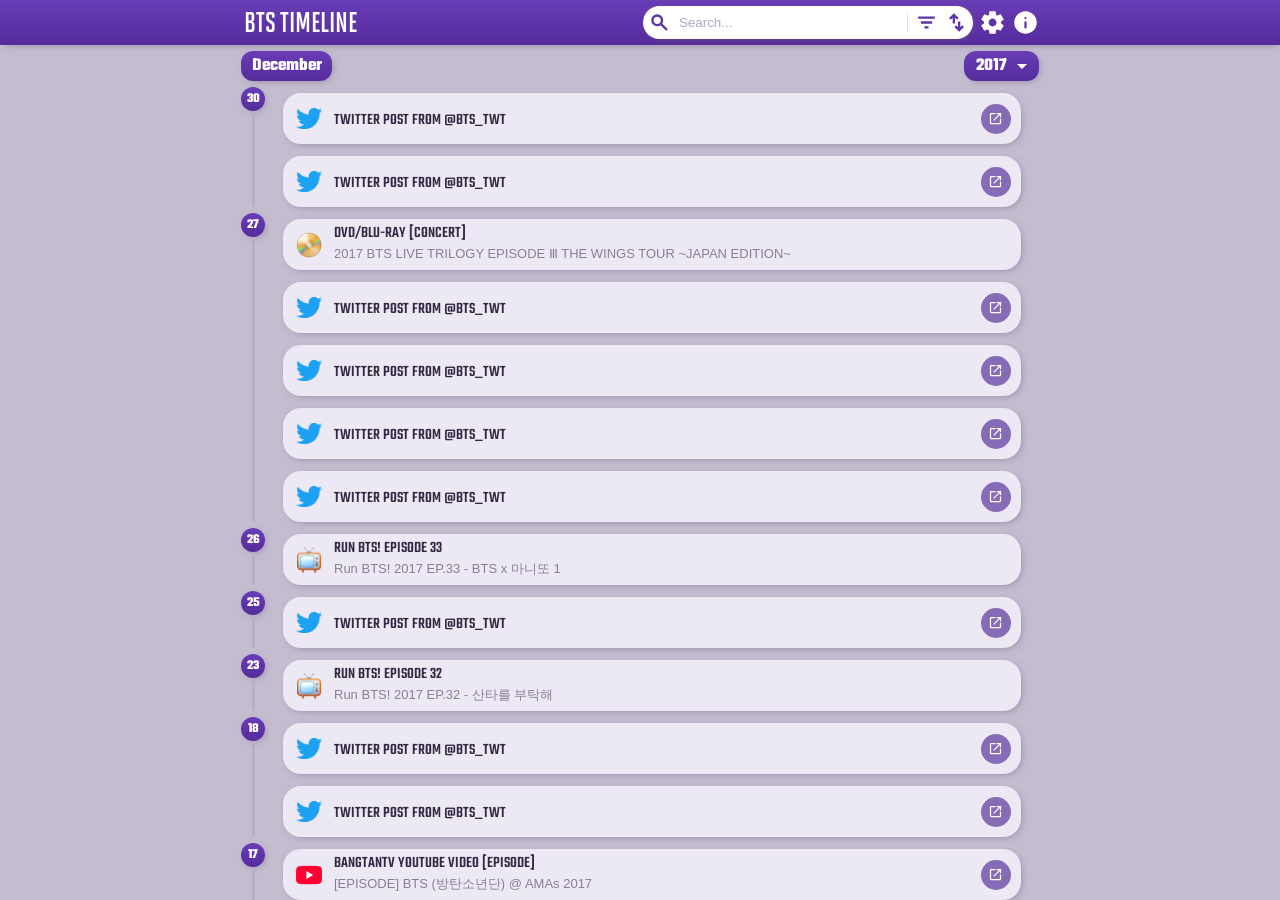
<file: years/2017.html>
<!DOCTYPE html>
<html lang="en">
<head>
    <meta charset="UTF-8">
    <meta name="viewport" content="width=device-width, initial-scale=1.0">
    <link rel="icon" type="image/png" href="images/logo.png">
    <title>BTS Timeline | 2017</title>
    <link rel="stylesheet" href="../style.css">
    <base target="_blank">
</head>
<body>
    <header>
        <div class="max-width">
        <!-- <div class="menu-btn"></div> -->
        <h1>BTS TIMELINE</h1>
        <div class="search-filter-order">
            <span class="search"></span>
            <input type="text" id="search" placeholder="Search..." oninput="filterItems()">
            <span class="filter">
                <div class="overlay">
                    <div class="box">
                        <h2>FILTER</h2>
                        <ul>
                            <li><label for="music"><input type="checkbox" checked="" id="music">Discography</label></li>
                            <li><label for="filmography"><input type="checkbox" checked="" id="filmography">Filmography</label></li>
                            <li><label for="videos"><input type="checkbox" checked="" id="videos">Videos</label></li>
                            <li><label for="photos"><input type="checkbox" checked="" id="photos">Photos</label></li>
                            <li><label for="dvd"><input type="checkbox" checked="" id="dvd">DVD / blu-ray / digital code</label></li>
                            <li><label for="live"><input type="checkbox" checked="" id="live">Livestreams</label></li>
                            
                            <li><label for="socialmedia"><input type="checkbox" checked="" id="socialmedia">Social Media</label></li>
                                <li><label for="youtube"><input type="checkbox" checked="" id="youtube">YouTube</label></li>
                                <li><label for="weverse"><input type="checkbox" checked="" id="weverse">Weverse</label></li>
                                <li><label for="twitter"><input type="checkbox" checked="" id="twitter">Twitter</label></li>
                                <li><label for="tiktok"><input type="checkbox" checked="" id="tiktok">TikTok</label></li>
                                <li><label for="stationhead"><input type="checkbox" checked="" id="stationhead">Stationhead</label></li>
                        </ul>
                    </div>
                </div>
            </span>
            <span class="order">
                <div class="overlay">
                    <div class="box">
                        <h2>ORDER</h2>
                        <ul>
                            <li><label for="newestfirst"><input type="radio" name="order" checked="" id="newestfirst">Newest first</label></li>
                            <li><label for="oldestfirst"><input type="radio" name="order" id="oldestfirst">Oldest first</label></li>
                        </ul>
                    </div>
                </div>
            </span>
        </div>
        <div class="settings-btn">
            <div class="settings">
                <h2>LANGUAGE</h2>
                <label for="english"><input name="language" type="radio" checked="" id="english">English</label>
                <label for="korean"><input name="language" type="radio" id="korean">Korean</label>
                <br>
                <h2>THEME</h2>
                <label for="theme-light"><input name="theme" type="radio" checked="" id="theme-light">Light</label>
                <label for="theme-dark"><input name="theme" type="radio" id="theme-dark">Dark</label>
                <br>

                <h2>SHOW/HIDE</h2>
                <p>TIME</p>
                <label for="showtime"><input name="time" type="radio" id="showtime">SHOW</label>
                <label for="hidetime"><input name="time" type="radio" checked="" id="hidetime">HIDE</label>
                <p>WEEKDAY</p>
                <label for="showweekday"><input name="weekday" type="radio" checked="" id="showweekday">SHOW</label>
                <label for="hideweekday"><input name="weekday" type="radio" id="hideweekday">HIDE</label>
            </div>
        </div>
        <a class="info-btn" href="infopage.html" target="_parent">

        </a>
        </div>
</header>
    <main>
        <div class="max-width">

    <div class="scroll">
    <div class="timeline flip">
    <div class="year">
            <h2>2017</h2>
            <div class="overlay">
            <div class="select-year">
                <ol>
                    <li><a target="_parent" href="../index.html">2026</a></li>
                    <li><a target="_parent" href="2025.html">2025</a></li>
                    <li><a target="_parent" href="2024.html">2024</a></li>
                    <li><a target="_parent" href="2023.html">2023</a></li>
                    <li><a target="_parent" href="2022.html">2022</a></li>
                    <li><a target="_parent" href="2021.html">2021</a></li>
                    <li><a target="_parent" href="2020.html">2020</a></li>
                    <li><a target="_parent" href="2019.html">2019</a></li>
                    <li><a target="_parent" href="2018.html">2018</a></li>
                    <li id="selected-year">2017</li>
                    <li><a target="_parent" href="2016.html">2016</a></li>
                    <li><a target="_parent" href="2015.html">2015</a></li>
                    <li><a target="_parent" href="2014.html">2014</a></li>
                    <li><a target="_parent" href="2013.html">2013</a></li>
                    <li><a target="_parent" href="2012.html">2012</a></li>
                </ol>
            </div>
            </div>
    </div>
    
<div class="month-overlay"><h3 class="month">December</h3>
<div class="day-overlay"><h4 class="day">30</h4>
<div class="entry-overlay twitter">
<time datetime="2017-12-30"></time>
<article class="entry">
<div class="entry-main">
<span class="icon"></span>
<div class="entry-text">
<h5>TWITTER POST FROM @BTS_TWT</h5>
</div>
<a href="https://x.com/BTS_twt/status/946791641561436160"></a>
</div>
</article>
</div>
<div class="entry-overlay twitter">
<time datetime="2017-12-30"></time>
<article class="entry">
<div class="entry-main">
<span class="icon"></span>
<div class="entry-text">
<h5>TWITTER POST FROM @BTS_TWT</h5>
</div>
<a href="https://x.com/BTS_twt/status/946808126145044485"></a>
</div>
</article>
</div>
</div><div class="day-overlay"><h4 class="day">27</h4>
<div class="entry-overlay dvd">
<time datetime="2017-12-27"></time>
<article class="entry">
<div class="entry-main">
<span class="icon"></span>
<div class="entry-text">
<h5>DVD/BLU-RAY [CONCERT]</h5>
<p>2017 BTS LIVE TRILOGY EPISODE Ⅲ THE WINGS TOUR ~JAPAN EDITION~</p>
</div>
</div>
</article>
</div>
<div class="entry-overlay twitter">
<time datetime="2017-12-27"></time>
<article class="entry">
<div class="entry-main">
<span class="icon"></span>
<div class="entry-text">
<h5>TWITTER POST FROM @BTS_TWT</h5>
</div>
<a href="https://x.com/BTS_twt/status/945909947971264512"></a>
</div>
</article>
</div>
<div class="entry-overlay twitter">
<time datetime="2017-12-27"></time>
<article class="entry">
<div class="entry-main">
<span class="icon"></span>
<div class="entry-text">
<h5>TWITTER POST FROM @BTS_TWT</h5>
</div>
<a href="https://x.com/BTS_twt/status/945972131245916160"></a>
</div>
</article>
</div>
<div class="entry-overlay twitter">
<time datetime="2017-12-27"></time>
<article class="entry">
<div class="entry-main">
<span class="icon"></span>
<div class="entry-text">
<h5>TWITTER POST FROM @BTS_TWT</h5>
</div>
<a href="https://x.com/BTS_twt/status/945974992470081537"></a>
</div>
</article>
</div>
<div class="entry-overlay twitter">
<time datetime="2017-12-27"></time>
<article class="entry">
<div class="entry-main">
<span class="icon"></span>
<div class="entry-text">
<h5>TWITTER POST FROM @BTS_TWT</h5>
</div>
<a href="https://x.com/BTS_twt/status/945976052316114945"></a>
</div>
</article>
</div>
</div><div class="day-overlay"><h4 class="day">26</h4>
<div class="entry-overlay filmography">
<time datetime="2017-12-26"></time>
<article class="entry">
<div class="entry-main">
<span class="icon"></span>
<div class="entry-text">
<h5 class="kor">달려라 방탄 EPISODE 33</h5>
<h5 class="eng">Run BTS! EPISODE 33</h5>
<p>Run BTS! 2017 EP.33 - BTS x 마니또 1</p>
</div>
</div>
</article>
</div>
</div><div class="day-overlay"><h4 class="day">25</h4>
<div class="entry-overlay twitter">
<time datetime="2017-12-25"></time>
<article class="entry">
<div class="entry-main">
<span class="icon"></span>
<div class="entry-text">
<h5>TWITTER POST FROM @BTS_TWT</h5>
</div>
<a href="https://x.com/BTS_twt/status/945291529874051072"></a>
</div>
</article>
</div>
</div><div class="day-overlay"><h4 class="day">24</h4>
<div class="entry-overlay bangtanblog">
<time datetime="2017-12-24 20:19">20:19</time>
<article class="entry">
<div class="entry-main">
<span class="icon"></span>
<div class="entry-text">
<h5>BANGTANBLOG POST</h5>
<p>Oh Holy Night by JK</p>
</div>
<a href="https://bangtan.tistory.com/373"></a>
</div>
</article>
</div>
</div><div class="day-overlay"><h4 class="day">23</h4>
<div class="entry-overlay filmography">
<time datetime="2017-12-23"></time>
<article class="entry">
<div class="entry-main">
<span class="icon"></span>
<div class="entry-text">
<h5 class="kor">달려라 방탄 EPISODE 32</h5>
<h5 class="eng">Run BTS! EPISODE 32</h5>
<p>Run BTS! 2017 EP.32 - 산타를 부탁해</p>
</div>
</div>
</article>
</div>
</div><div class="day-overlay"><h4 class="day">18</h4>
<div class="entry-overlay twitter">
<time datetime="2017-12-18"></time>
<article class="entry">
<div class="entry-main">
<span class="icon"></span>
<div class="entry-text">
<h5>TWITTER POST FROM @BTS_TWT</h5>
</div>
<a href="https://x.com/BTS_twt/status/942648685363466240"></a>
</div>
</article>
</div>
<div class="entry-overlay twitter">
<time datetime="2017-12-18"></time>
<article class="entry">
<div class="entry-main">
<span class="icon"></span>
<div class="entry-text">
<h5>TWITTER POST FROM @BTS_TWT</h5>
</div>
<a href="https://x.com/BTS_twt/status/942658955775418368"></a>
</div>
</article>
</div>
</div><div class="day-overlay"><h4 class="day">17</h4>
<div class="entry-overlay youtube bangtantv episode">
<time datetime="2017-12-17"></time>
<article class="entry">
<div class="entry-main">
<span class="icon"></span>
<div class="entry-text">
<h5>BANGTANTV YOUTUBE VIDEO [EPISODE]</h5>
<p class="kor">[EPISODE] BTS (방탄소년단) @ AMAs 2017</p>
<p class="eng">[EPISODE] BTS (방탄소년단) @ AMAs 2017</p>
</div>
<a href="https://www.youtube.com/watch?v=OMjMmULhl_M"></a>
</div>
</article>
</div>
<div class="entry-overlay twitter">
<time datetime="2017-12-17"></time>
<article class="entry">
<div class="entry-main">
<span class="icon"></span>
<div class="entry-text">
<h5>TWITTER POST FROM @BTS_TWT</h5>
</div>
<a href="https://x.com/BTS_twt/status/942228483488411648"></a>
</div>
</article>
</div>
<div class="entry-overlay twitter">
<time datetime="2017-12-17"></time>
<article class="entry">
<div class="entry-main">
<span class="icon"></span>
<div class="entry-text">
<h5>TWITTER POST FROM @BTS_TWT</h5>
</div>
<a href="https://x.com/BTS_twt/status/942312704542310400"></a>
</div>
</article>
</div>
<div class="entry-overlay twitter">
<time datetime="2017-12-17"></time>
<article class="entry">
<div class="entry-main">
<span class="icon"></span>
<div class="entry-text">
<h5>TWITTER POST FROM @BTS_TWT</h5>
</div>
<a href="https://x.com/BTS_twt/status/942323220354539520"></a>
</div>
</article>
</div>
</div><div class="day-overlay"><h4 class="day">16</h4>
<div class="entry-overlay twitter">
<time datetime="2017-12-16"></time>
<article class="entry">
<div class="entry-main">
<span class="icon"></span>
<div class="entry-text">
<h5>TWITTER POST FROM @BTS_TWT</h5>
</div>
<a href="https://x.com/BTS_twt/status/941975909673734144"></a>
</div>
</article>
</div>
</div><div class="day-overlay"><h4 class="day">15</h4>
<div class="entry-overlay dvd">
<time datetime="2017-12-15"></time>
<article class="entry">
<div class="entry-main">
<span class="icon"></span>
<div class="entry-text">
<h5>DVD [SEASON'S GREETINGS]</h5>
<p>BTS 2018 SEASON’S GREETINGS</p>
</div>
</div>
</article>
</div>
<div class="entry-overlay twitter">
<time datetime="2017-12-15"></time>
<article class="entry">
<div class="entry-main">
<span class="icon"></span>
<div class="entry-text">
<h5>TWITTER POST FROM @BTS_TWT</h5>
</div>
<a href="https://x.com/BTS_twt/status/941487863337586689"></a>
</div>
</article>
</div>
<div class="entry-overlay twitter">
<time datetime="2017-12-15"></time>
<article class="entry">
<div class="entry-main">
<span class="icon"></span>
<div class="entry-text">
<h5>TWITTER POST FROM @BTS_TWT</h5>
</div>
<a href="https://x.com/BTS_twt/status/941508076091215872"></a>
</div>
</article>
</div>
<div class="entry-overlay twitter">
<time datetime="2017-12-15"></time>
<article class="entry">
<div class="entry-main">
<span class="icon"></span>
<div class="entry-text">
<h5>TWITTER POST FROM @BTS_TWT</h5>
</div>
<a href="https://x.com/BTS_twt/status/941597807890198528"></a>
</div>
</article>
</div>
</div><div class="day-overlay"><h4 class="day">14</h4>
<div class="entry-overlay twitter">
<time datetime="2017-12-14"></time>
<article class="entry">
<div class="entry-main">
<span class="icon"></span>
<div class="entry-text">
<h5>TWITTER POST FROM @BTS_TWT</h5>
</div>
<a href="https://x.com/BTS_twt/status/941297924062851072"></a>
</div>
</article>
</div>
</div><div class="day-overlay"><h4 class="day">13</h4>
<div class="entry-overlay twitter">
<time datetime="2017-12-13"></time>
<article class="entry">
<div class="entry-main">
<span class="icon"></span>
<div class="entry-text">
<h5>TWITTER POST FROM @BTS_TWT</h5>
</div>
<a href="https://x.com/BTS_twt/status/940733511115227136"></a>
</div>
</article>
</div>
<div class="entry-overlay twitter">
<time datetime="2017-12-13"></time>
<article class="entry">
<div class="entry-main">
<span class="icon"></span>
<div class="entry-text">
<h5>TWITTER POST FROM @BTS_TWT</h5>
</div>
<a href="https://x.com/BTS_twt/status/940735275977777152"></a>
</div>
</article>
</div>
<div class="entry-overlay twitter">
<time datetime="2017-12-13"></time>
<article class="entry">
<div class="entry-main">
<span class="icon"></span>
<div class="entry-text">
<h5>TWITTER POST FROM @BTS_TWT</h5>
</div>
<a href="https://x.com/BTS_twt/status/940735844645613568"></a>
</div>
</article>
</div>
<div class="entry-overlay twitter">
<time datetime="2017-12-13"></time>
<article class="entry">
<div class="entry-main">
<span class="icon"></span>
<div class="entry-text">
<h5>TWITTER POST FROM @BTS_TWT</h5>
</div>
<a href="https://x.com/BTS_twt/status/940916334363230209"></a>
</div>
</article>
</div>
</div><div class="day-overlay"><h4 class="day">12</h4>
<div class="entry-overlay filmography">
<time datetime="2017-12-12"></time>
<article class="entry">
<div class="entry-main">
<span class="icon"></span>
<div class="entry-text">
<h5 class="kor">달려라 방탄 EPISODE 31</h5>
<h5 class="eng">Run BTS! EPISODE 31</h5>
<p>Run BTS! 2017 EP.31 - 추억의 예능 2</p>
</div>
</div>
</article>
</div>
<div class="entry-overlay twitter">
<time datetime="2017-12-12"></time>
<article class="entry">
<div class="entry-main">
<span class="icon"></span>
<div class="entry-text">
<h5>TWITTER POST FROM @BTS_TWT</h5>
</div>
<a href="https://x.com/BTS_twt/status/940505402671640576"></a>
</div>
</article>
</div>
<div class="entry-overlay twitter">
<time datetime="2017-12-12"></time>
<article class="entry">
<div class="entry-main">
<span class="icon"></span>
<div class="entry-text">
<h5>TWITTER POST FROM @BTS_TWT</h5>
</div>
<a href="https://x.com/BTS_twt/status/940506331290640384"></a>
</div>
</article>
</div>
<div class="entry-overlay twitter">
<time datetime="2017-12-12"></time>
<article class="entry">
<div class="entry-main">
<span class="icon"></span>
<div class="entry-text">
<h5>TWITTER POST FROM @BTS_TWT</h5>
</div>
<a href="https://x.com/BTS_twt/status/940506505165410311"></a>
</div>
</article>
</div>
</div><div class="day-overlay"><h4 class="day">11</h4>
<div class="entry-overlay twitter">
<time datetime="2017-12-11"></time>
<article class="entry">
<div class="entry-main">
<span class="icon"></span>
<div class="entry-text">
<h5>TWITTER POST FROM @BTS_TWT</h5>
</div>
<a href="https://x.com/BTS_twt/status/940152036082860034"></a>
</div>
</article>
</div>
</div><div class="day-overlay"><h4 class="day">10</h4>
<div class="entry-overlay twitter">
<time datetime="2017-12-10"></time>
<article class="entry">
<div class="entry-main">
<span class="icon"></span>
<div class="entry-text">
<h5>TWITTER POST FROM @BTS_TWT</h5>
</div>
<a href="https://x.com/BTS_twt/status/939765636170858496"></a>
</div>
</article>
</div>
<div class="entry-overlay twitter">
<time datetime="2017-12-10"></time>
<article class="entry">
<div class="entry-main">
<span class="icon"></span>
<div class="entry-text">
<h5>TWITTER POST FROM @BTS_TWT</h5>
</div>
<a href="https://x.com/BTS_twt/status/939831152520544256"></a>
</div>
</article>
</div>
<div class="entry-overlay twitter">
<time datetime="2017-12-10"></time>
<article class="entry">
<div class="entry-main">
<span class="icon"></span>
<div class="entry-text">
<h5>TWITTER POST FROM @BTS_TWT</h5>
</div>
<a href="https://x.com/BTS_twt/status/939853920507125761"></a>
</div>
</article>
</div>
</div><div class="day-overlay"><h4 class="day">9</h4>
<div class="entry-overlay twitter">
<time datetime="2017-12-09"></time>
<article class="entry">
<div class="entry-main">
<span class="icon"></span>
<div class="entry-text">
<h5>TWITTER POST FROM @BTS_TWT</h5>
</div>
<a href="https://x.com/BTS_twt/status/939159797961711617"></a>
</div>
</article>
</div>
<div class="entry-overlay twitter">
<time datetime="2017-12-09"></time>
<article class="entry">
<div class="entry-main">
<span class="icon"></span>
<div class="entry-text">
<h5>TWITTER POST FROM @BTS_TWT</h5>
</div>
<a href="https://x.com/BTS_twt/status/939159886713176064"></a>
</div>
</article>
</div>
<div class="entry-overlay twitter">
<time datetime="2017-12-09"></time>
<article class="entry">
<div class="entry-main">
<span class="icon"></span>
<div class="entry-text">
<h5>TWITTER POST FROM @BTS_TWT</h5>
</div>
<a href="https://x.com/BTS_twt/status/939354914936913921"></a>
</div>
</article>
</div>
<div class="entry-overlay twitter">
<time datetime="2017-12-09"></time>
<article class="entry">
<div class="entry-main">
<span class="icon"></span>
<div class="entry-text">
<h5>TWITTER POST FROM @BTS_TWT</h5>
</div>
<a href="https://x.com/BTS_twt/status/939394802688262144"></a>
</div>
</article>
</div>
</div><div class="day-overlay"><h4 class="day">8</h4>
<div class="entry-overlay vlive live">
<time datetime="2017-12-08 18:06">18:06</time>
<article class="entry">
<div class="entry-main">
<span class="icon"></span>
<div class="entry-text">
<h5>VLIVE</h5>
<p class="kor">JM & JK Live! 🐶🐰</p>
<p class="eng">JM & JK Live! 🐶🐰</p>
</div>
<a href="https://weverse.io/bts/live/4-104694105"></a>
</div>
</article>
</div>
<div class="entry-overlay twitter">
<time datetime="2017-12-08"></time>
<article class="entry">
<div class="entry-main">
<span class="icon"></span>
<div class="entry-text">
<h5>TWITTER POST FROM @BTS_TWT</h5>
</div>
<a href="https://x.com/BTS_twt/status/939002488698560512"></a>
</div>
</article>
</div>
<div class="entry-overlay twitter">
<time datetime="2017-12-08"></time>
<article class="entry">
<div class="entry-main">
<span class="icon"></span>
<div class="entry-text">
<h5>TWITTER POST FROM @BTS_TWT</h5>
</div>
<a href="https://x.com/BTS_twt/status/939051592694689792"></a>
</div>
</article>
</div>
<div class="entry-overlay twitter">
<time datetime="2017-12-08"></time>
<article class="entry">
<div class="entry-main">
<span class="icon"></span>
<div class="entry-text">
<h5>TWITTER POST FROM @BTS_TWT</h5>
</div>
<a href="https://x.com/BTS_twt/status/939140869013127168"></a>
</div>
</article>
</div>
</div><div class="day-overlay"><h4 class="day">7</h4>
<div class="entry-overlay twitter">
<time datetime="2017-12-07"></time>
<article class="entry">
<div class="entry-main">
<span class="icon"></span>
<div class="entry-text">
<h5>TWITTER POST FROM @BTS_TWT</h5>
</div>
<a href="https://x.com/BTS_twt/status/938688274926780417"></a>
</div>
</article>
</div>
<div class="entry-overlay twitter">
<time datetime="2017-12-07"></time>
<article class="entry">
<div class="entry-main">
<span class="icon"></span>
<div class="entry-text">
<h5>TWITTER POST FROM @BTS_TWT</h5>
</div>
<a href="https://x.com/BTS_twt/status/938692414155268096"></a>
</div>
</article>
</div>
</div><div class="day-overlay"><h4 class="day">6</h4>
<div class="entry-overlay music dvd">
<time datetime="2017-12-06"></time>
<article class="entry">
<div class="entry-main">
<span class="icon"></span>
<div class="entry-text">
<h5>8TH JAPANESE SINGLE ALBUM</h5>
<p>MIC Drop/DNA/Crystal Snow</p>
</div>
</div>
</article>
</div>
<div class="entry-overlay twitter">
<time datetime="2017-12-06"></time>
<article class="entry">
<div class="entry-main">
<span class="icon"></span>
<div class="entry-text">
<h5>TWITTER POST FROM @BTS_TWT</h5>
</div>
<a href="https://x.com/BTS_twt/status/938390477987909634"></a>
</div>
</article>
</div>
</div><div class="day-overlay"><h4 class="day">5</h4>
<div class="entry-overlay filmography">
<time datetime="2017-12-05"></time>
<article class="entry">
<div class="entry-main">
<span class="icon"></span>
<div class="entry-text">
<h5 class="kor">달려라 방탄 EPISODE 30</h5>
<h5 class="eng">Run BTS! EPISODE 30</h5>
<p>Run BTS! 2017 EP.30 - 추억의 예능 1</p>
</div>
</div>
</article>
</div>
</div><div class="day-overlay"><h4 class="day">4</h4>
<div class="entry-overlay vlive live">
<time datetime="2017-12-04 21:40">21:40</time>
<article class="entry">
<div class="entry-main">
<span class="icon"></span>
<div class="entry-text">
<h5>VLIVE</h5>
<p class="kor">WORLD WIDE HANDSOME JIN Day🎂 Live</p>
<p class="eng">WORLD WIDE HANDSOME JIN Day🎂 Live</p>
</div>
<a href="https://weverse.io/bts/live/2-105470565"></a>
</div>
</article>
</div>
<div class="entry-overlay twitter">
<time datetime="2017-12-04"></time>
<article class="entry">
<div class="entry-main">
<span class="icon"></span>
<div class="entry-text">
<h5>TWITTER POST FROM @BTS_TWT</h5>
</div>
<a href="https://x.com/BTS_twt/status/937600434839076864"></a>
</div>
</article>
</div>
<div class="entry-overlay twitter">
<time datetime="2017-12-04"></time>
<article class="entry">
<div class="entry-main">
<span class="icon"></span>
<div class="entry-text">
<h5>TWITTER POST FROM @BTS_TWT</h5>
</div>
<a href="https://x.com/BTS_twt/status/937660781302235138"></a>
</div>
</article>
</div>
<div class="entry-overlay twitter">
<time datetime="2017-12-04"></time>
<article class="entry">
<div class="entry-main">
<span class="icon"></span>
<div class="entry-text">
<h5>TWITTER POST FROM @BTS_TWT</h5>
</div>
<a href="https://x.com/BTS_twt/status/937694947704152064"></a>
</div>
</article>
</div>
</div><div class="day-overlay"><h4 class="day">3</h4>
<div class="entry-overlay twitter">
<time datetime="2017-12-03"></time>
<article class="entry">
<div class="entry-main">
<span class="icon"></span>
<div class="entry-text">
<h5>TWITTER POST FROM @BTS_TWT</h5>
</div>
<a href="https://x.com/BTS_twt/status/936985910045900801"></a>
</div>
</article>
</div>
<div class="entry-overlay twitter">
<time datetime="2017-12-03"></time>
<article class="entry">
<div class="entry-main">
<span class="icon"></span>
<div class="entry-text">
<h5>TWITTER POST FROM @BTS_TWT</h5>
</div>
<a href="https://x.com/BTS_twt/status/936989532703965184"></a>
</div>
</article>
</div>
<div class="entry-overlay twitter">
<time datetime="2017-12-03"></time>
<article class="entry">
<div class="entry-main">
<span class="icon"></span>
<div class="entry-text">
<h5>TWITTER POST FROM @BTS_TWT</h5>
</div>
<a href="https://x.com/BTS_twt/status/937226451958472704"></a>
</div>
</article>
</div>
</div><div class="day-overlay"><h4 class="day">2</h4>
<div class="entry-overlay twitter">
<time datetime="2017-12-02"></time>
<article class="entry">
<div class="entry-main">
<span class="icon"></span>
<div class="entry-text">
<h5>TWITTER POST FROM @BTS_TWT</h5>
</div>
<a href="https://x.com/BTS_twt/status/936618226590433281"></a>
</div>
</article>
</div>
<div class="entry-overlay twitter">
<time datetime="2017-12-02"></time>
<article class="entry">
<div class="entry-main">
<span class="icon"></span>
<div class="entry-text">
<h5>TWITTER POST FROM @BTS_TWT</h5>
</div>
<a href="https://x.com/BTS_twt/status/936633569291546626"></a>
</div>
</article>
</div>
</div></div><div class="month-overlay"><h3 class="month">November</h3>
<div class="day-overlay"><h4 class="day">29</h4>
<div class="entry-overlay youtube bangtantv episode">
<time datetime="2017-11-29"></time>
<article class="entry">
<div class="entry-main">
<span class="icon"></span>
<div class="entry-text">
<h5>BANGTANTV YOUTUBE VIDEO [EPISODE]</h5>
<p class="kor">[EPISODE] BTS (방탄소년단) 'MIC Drop' MV Shooting</p>
<p class="eng">[EPISODE] BTS (방탄소년단) 'MIC Drop' MV Shooting</p>
</div>
<a href="https://www.youtube.com/watch?v=c5_LROaHGtw"></a>
</div>
</article>
</div>
<div class="entry-overlay twitter">
<time datetime="2017-11-29"></time>
<article class="entry">
<div class="entry-main">
<span class="icon"></span>
<div class="entry-text">
<h5>TWITTER POST FROM @BTS_TWT</h5>
</div>
<a href="https://x.com/BTS_twt/status/935673099604803584"></a>
</div>
</article>
</div>
<div class="entry-overlay twitter">
<time datetime="2017-11-29"></time>
<article class="entry">
<div class="entry-main">
<span class="icon"></span>
<div class="entry-text">
<h5>TWITTER POST FROM @BTS_TWT</h5>
</div>
<a href="https://x.com/BTS_twt/status/935677101650296832"></a>
</div>
</article>
</div>
<div class="entry-overlay twitter">
<time datetime="2017-11-29"></time>
<article class="entry">
<div class="entry-main">
<span class="icon"></span>
<div class="entry-text">
<h5>TWITTER POST FROM @BTS_TWT</h5>
</div>
<a href="https://x.com/BTS_twt/status/935679464872087554"></a>
</div>
</article>
</div>
</div><div class="day-overlay"><h4 class="day">28</h4>
<div class="entry-overlay filmography">
<time datetime="2017-11-28"></time>
<article class="entry">
<div class="entry-main">
<span class="icon"></span>
<div class="entry-text">
<h5 class="kor">달려라 방탄 EPISODE 29</h5>
<h5 class="eng">Run BTS! EPISODE 29</h5>
<p>Run BTS! 2017 EP.29 - 빌보드 HOT100 공약</p>
</div>
</div>
</article>
</div>
</div><div class="day-overlay"><h4 class="day">27</h4>
<div class="entry-overlay filmography guest">
<time datetime="2017-11-27"></time>
<article class="entry">
<div class="entry-main">
<span class="icon"></span>
<div class="entry-text">
<h5 class="kor">BTS on 'The Ellen DeGeneres Show'</h5>
<h5 class="eng">BTS on 'The Ellen DeGeneres Show'</h5>
<p>S15 E58</p>
</div>
</div>
</article>
</div>
</div><div class="day-overlay"><h4 class="day">26</h4>
<div class="entry-overlay youtube bangtantv bangtanbomb">
<time datetime="2017-11-26"></time>
<article class="entry">
<div class="entry-main">
<span class="icon"></span>
<div class="entry-text">
<h5>BANGTANTV YOUTUBE VIDEO [BANGTAN BOMB]</h5>
<p class="kor">[BANGTAN BOMB] BTS 'MIC Drop' MV reaction - BTS (방탄소년단)</p>
<p class="eng">[BANGTAN BOMB] BTS 'MIC Drop' MV reaction - BTS (방탄소년단)</p>
</div>
<a href="https://www.youtube.com/watch?v=HQsyxzOCuWA"></a>
</div>
</article>
</div>
<div class="entry-overlay twitter">
<time datetime="2017-11-26"></time>
<article class="entry">
<div class="entry-main">
<span class="icon"></span>
<div class="entry-text">
<h5>TWITTER POST FROM @BTS_TWT</h5>
</div>
<a href="https://x.com/BTS_twt/status/934605423314739200"></a>
</div>
</article>
</div>
<div class="entry-overlay twitter">
<time datetime="2017-11-26"></time>
<article class="entry">
<div class="entry-main">
<span class="icon"></span>
<div class="entry-text">
<h5>TWITTER POST FROM @BTS_TWT</h5>
</div>
<a href="https://x.com/BTS_twt/status/934611302814593025"></a>
</div>
</article>
</div>
<div class="entry-overlay twitter">
<time datetime="2017-11-26"></time>
<article class="entry">
<div class="entry-main">
<span class="icon"></span>
<div class="entry-text">
<h5>TWITTER POST FROM @BTS_TWT</h5>
</div>
<a href="https://x.com/BTS_twt/status/934744803660636163"></a>
</div>
</article>
</div>
</div><div class="day-overlay"><h4 class="day">25</h4>
<div class="entry-overlay twitter">
<time datetime="2017-11-25"></time>
<article class="entry">
<div class="entry-main">
<span class="icon"></span>
<div class="entry-text">
<h5>TWITTER POST FROM @BTS_TWT</h5>
</div>
<a href="https://x.com/BTS_twt/status/934083870399504385"></a>
</div>
</article>
</div>
</div><div class="day-overlay"><h4 class="day">24</h4>
<div class="entry-overlay music">
<time datetime="2017-11-24"></time>
<article class="entry">
<div class="entry-main">
<span class="icon"></span>
<div class="entry-text">
<h5>REMIX SINGLE</h5>
<p>MIC Drop (feat. Desiigner) [Steve Aoki Remix]</p>
</div>
</div>
</article>
</div>
<div class="entry-overlay twitter">
<time datetime="2017-11-24"></time>
<article class="entry">
<div class="entry-main">
<span class="icon"></span>
<div class="entry-text">
<h5>TWITTER POST FROM @BTS_TWT</h5>
</div>
<a href="https://x.com/BTS_twt/status/933923502058455040"></a>
</div>
</article>
</div>
<div class="entry-overlay twitter">
<time datetime="2017-11-24"></time>
<article class="entry">
<div class="entry-main">
<span class="icon"></span>
<div class="entry-text">
<h5>TWITTER POST FROM @BTS_TWT</h5>
</div>
<a href="https://x.com/BTS_twt/status/933970914500214785"></a>
</div>
</article>
</div>
<div class="entry-overlay twitter">
<time datetime="2017-11-24"></time>
<article class="entry">
<div class="entry-main">
<span class="icon"></span>
<div class="entry-text">
<h5>TWITTER POST FROM @BTS_TWT</h5>
</div>
<a href="https://x.com/BTS_twt/status/933985475987062785"></a>
</div>
</article>
</div>
<div class="entry-overlay twitter">
<time datetime="2017-11-24"></time>
<article class="entry">
<div class="entry-main">
<span class="icon"></span>
<div class="entry-text">
<h5>TWITTER POST FROM @BTS_TWT</h5>
</div>
<a href="https://x.com/BTS_twt/status/934030296453754880"></a>
</div>
</article>
</div>
</div><div class="day-overlay"><h4 class="day">23</h4>
<div class="entry-overlay twitter">
<time datetime="2017-11-23"></time>
<article class="entry">
<div class="entry-main">
<span class="icon"></span>
<div class="entry-text">
<h5>TWITTER POST FROM @BTS_TWT</h5>
</div>
<a href="https://x.com/BTS_twt/status/933442240084525057"></a>
</div>
</article>
</div>
<div class="entry-overlay twitter">
<time datetime="2017-11-23"></time>
<article class="entry">
<div class="entry-main">
<span class="icon"></span>
<div class="entry-text">
<h5>TWITTER POST FROM @BTS_TWT</h5>
</div>
<a href="https://x.com/BTS_twt/status/933622533621915650"></a>
</div>
</article>
</div>
<div class="entry-overlay twitter">
<time datetime="2017-11-23"></time>
<article class="entry">
<div class="entry-main">
<span class="icon"></span>
<div class="entry-text">
<h5>TWITTER POST FROM @BTS_TWT</h5>
</div>
<a href="https://x.com/BTS_twt/status/933646857410043904"></a>
</div>
</article>
</div>
</div><div class="day-overlay"><h4 class="day">22</h4>
<div class="entry-overlay twitter">
<time datetime="2017-11-22"></time>
<article class="entry">
<div class="entry-main">
<span class="icon"></span>
<div class="entry-text">
<h5>TWITTER POST FROM @BTS_TWT</h5>
</div>
<a href="https://x.com/BTS_twt/status/933137985108770817"></a>
</div>
</article>
</div>
<div class="entry-overlay twitter">
<time datetime="2017-11-22"></time>
<article class="entry">
<div class="entry-main">
<span class="icon"></span>
<div class="entry-text">
<h5>TWITTER POST FROM @BTS_TWT</h5>
</div>
<a href="https://x.com/BTS_twt/status/933167289817448448"></a>
</div>
</article>
</div>
</div><div class="day-overlay"><h4 class="day">21</h4>
<div class="entry-overlay filmography">
<time datetime="2017-11-21"></time>
<article class="entry">
<div class="entry-main">
<span class="icon"></span>
<div class="entry-text">
<h5 class="kor">달려라 방탄 EPISODE 28</h5>
<h5 class="eng">Run BTS! EPISODE 28</h5>
<p>Run BTS! 2017 EP.28 - 어서와 MT는 처음이지 2</p>
</div>
</div>
</article>
</div>
<div class="entry-overlay twitter">
<time datetime="2017-11-21"></time>
<article class="entry">
<div class="entry-main">
<span class="icon"></span>
<div class="entry-text">
<h5>TWITTER POST FROM @BTS_TWT</h5>
</div>
<a href="https://x.com/BTS_twt/status/932727656927264768"></a>
</div>
</article>
</div>
<div class="entry-overlay twitter">
<time datetime="2017-11-21"></time>
<article class="entry">
<div class="entry-main">
<span class="icon"></span>
<div class="entry-text">
<h5>TWITTER POST FROM @BTS_TWT</h5>
</div>
<a href="https://x.com/BTS_twt/status/932867809595482113"></a>
</div>
</article>
</div>
</div><div class="day-overlay"><h4 class="day">20</h4>
<div class="entry-overlay vlive live">
<time datetime="2017-11-20 14:16">14:16</time>
<article class="entry">
<div class="entry-main">
<span class="icon"></span>
<div class="entry-text">
<h5>VLIVE</h5>
<p class="kor">BTS in AMAs 😍</p>
<p class="eng">BTS in AMAs 😍</p>
</div>
<a href="https://weverse.io/bts/live/4-104694103"></a>
</div>
</article>
</div>
<div class="entry-overlay twitter">
<time datetime="2017-11-20"></time>
<article class="entry">
<div class="entry-main">
<span class="icon"></span>
<div class="entry-text">
<h5>TWITTER POST FROM @BTS_TWT</h5>
</div>
<a href="https://x.com/BTS_twt/status/932433719670988800"></a>
</div>
</article>
</div>
<div class="entry-overlay twitter">
<time datetime="2017-11-20"></time>
<article class="entry">
<div class="entry-main">
<span class="icon"></span>
<div class="entry-text">
<h5>TWITTER POST FROM @BTS_TWT</h5>
</div>
<a href="https://x.com/BTS_twt/status/932517820700672000"></a>
</div>
</article>
</div>
</div><div class="day-overlay"><h4 class="day">19</h4>
<div class="entry-overlay filmography guest">
<time datetime="2017-11-19"></time>
<article class="entry">
<div class="entry-main">
<span class="icon"></span>
<div class="entry-text">
<h5 class="kor">BTS on 'Zach Sang Show'</h5>
<h5 class="eng">BTS on 'Zach Sang Show'</h5>
<p>BTS I Backstage at the AMAs</p>
</div>
</div>
</article>
</div>
</div><div class="day-overlay"><h4 class="day">18</h4>
<div class="entry-overlay twitter">
<time datetime="2017-11-18"></time>
<article class="entry">
<div class="entry-main">
<span class="icon"></span>
<div class="entry-text">
<h5>TWITTER POST FROM @BTS_TWT</h5>
</div>
<a href="https://x.com/BTS_twt/status/931641073847304192"></a>
</div>
</article>
</div>
</div><div class="day-overlay"><h4 class="day">17</h4>
<div class="entry-overlay vlive live">
<time datetime="2017-11-17 13:30">13:30</time>
<article class="entry">
<div class="entry-main">
<span class="icon"></span>
<div class="entry-text">
<h5>VLIVE</h5>
<p class="kor">호비와 함께 수다타임! 😘</p>
<p class="eng">호비와 함께 수다타임! 😘</p>
</div>
<a href="https://weverse.io/bts/live/0-105457266"></a>
</div>
</article>
</div>
<div class="entry-overlay twitter">
<time datetime="2017-11-17"></time>
<article class="entry">
<div class="entry-main">
<span class="icon"></span>
<div class="entry-text">
<h5>TWITTER POST FROM @BTS_TWT</h5>
</div>
<a href="https://x.com/BTS_twt/status/931272726307733504"></a>
</div>
</article>
</div>
</div><div class="day-overlay"><h4 class="day">16</h4>
<div class="entry-overlay youtube bangtantv">
<time datetime="2017-11-16"></time>
<article class="entry">
<div class="entry-main">
<span class="icon"></span>
<div class="entry-text">
<h5>BANGTANTV YOUTUBE VIDEO</h5>
<p class="kor">[PREVIEW] BTS (방탄소년단) 2018 Season’s greetings coming</p>
<p class="eng">[PREVIEW] BTS (방탄소년단) 2018 Season’s greetings coming</p>
</div>
<a href="https://www.youtube.com/watch?v=1YEXXIWqkMM"></a>
</div>
</article>
</div>
</div><div class="day-overlay"><h4 class="day">15</h4>
<div class="entry-overlay twitter">
<time datetime="2017-11-15"></time>
<article class="entry">
<div class="entry-main">
<span class="icon"></span>
<div class="entry-text">
<h5>TWITTER POST FROM @BTS_TWT</h5>
</div>
<a href="https://x.com/BTS_twt/status/930482409220423680"></a>
</div>
</article>
</div>
<div class="entry-overlay twitter">
<time datetime="2017-11-15"></time>
<article class="entry">
<div class="entry-main">
<span class="icon"></span>
<div class="entry-text">
<h5>TWITTER POST FROM @BTS_TWT</h5>
</div>
<a href="https://x.com/BTS_twt/status/930637332281094144"></a>
</div>
</article>
</div>
<div class="entry-overlay twitter">
<time datetime="2017-11-15"></time>
<article class="entry">
<div class="entry-main">
<span class="icon"></span>
<div class="entry-text">
<h5>TWITTER POST FROM @BTS_TWT</h5>
</div>
<a href="https://x.com/BTS_twt/status/930707763092705280"></a>
</div>
</article>
</div>
</div><div class="day-overlay"><h4 class="day">14</h4>
<div class="entry-overlay filmography">
<time datetime="2017-11-14"></time>
<article class="entry">
<div class="entry-main">
<span class="icon"></span>
<div class="entry-text">
<h5 class="kor">달려라 방탄 EPISODE 27</h5>
<h5 class="eng">Run BTS! EPISODE 27</h5>
<p>Run BTS! 2017 EP.27 - 어서와 MT는 처음이지 1</p>
</div>
</div>
</article>
</div>
<div class="entry-overlay twitter">
<time datetime="2017-11-14"></time>
<article class="entry">
<div class="entry-main">
<span class="icon"></span>
<div class="entry-text">
<h5>TWITTER POST FROM @BTS_TWT</h5>
</div>
<a href="https://x.com/BTS_twt/status/930296734885986304"></a>
</div>
</article>
</div>
<div class="entry-overlay twitter">
<time datetime="2017-11-14"></time>
<article class="entry">
<div class="entry-main">
<span class="icon"></span>
<div class="entry-text">
<h5>TWITTER POST FROM @BTS_TWT</h5>
</div>
<a href="https://x.com/BTS_twt/status/930297156312866816"></a>
</div>
</article>
</div>
<div class="entry-overlay twitter">
<time datetime="2017-11-14"></time>
<article class="entry">
<div class="entry-main">
<span class="icon"></span>
<div class="entry-text">
<h5>TWITTER POST FROM @BTS_TWT</h5>
</div>
<a href="https://x.com/BTS_twt/status/930298719076999169"></a>
</div>
</article>
</div>
<div class="entry-overlay twitter">
<time datetime="2017-11-14"></time>
<article class="entry">
<div class="entry-main">
<span class="icon"></span>
<div class="entry-text">
<h5>TWITTER POST FROM @BTS_TWT</h5>
</div>
<a href="https://x.com/BTS_twt/status/930303236858191872"></a>
</div>
</article>
</div>
</div><div class="day-overlay"><h4 class="day">13</h4>
<div class="entry-overlay twitter">
<time datetime="2017-11-13"></time>
<article class="entry">
<div class="entry-main">
<span class="icon"></span>
<div class="entry-text">
<h5>TWITTER POST FROM @BTS_TWT</h5>
</div>
<a href="https://x.com/BTS_twt/status/929895490627313665"></a>
</div>
</article>
</div>
<div class="entry-overlay twitter">
<time datetime="2017-11-13"></time>
<article class="entry">
<div class="entry-main">
<span class="icon"></span>
<div class="entry-text">
<h5>TWITTER POST FROM @BTS_TWT</h5>
</div>
<a href="https://x.com/BTS_twt/status/929896310966165504"></a>
</div>
</article>
</div>
<div class="entry-overlay twitter">
<time datetime="2017-11-13"></time>
<article class="entry">
<div class="entry-main">
<span class="icon"></span>
<div class="entry-text">
<h5>TWITTER POST FROM @BTS_TWT</h5>
</div>
<a href="https://x.com/BTS_twt/status/929902712333918208"></a>
</div>
</article>
</div>
<div class="entry-overlay twitter">
<time datetime="2017-11-13"></time>
<article class="entry">
<div class="entry-main">
<span class="icon"></span>
<div class="entry-text">
<h5>TWITTER POST FROM @BTS_TWT</h5>
</div>
<a href="https://x.com/BTS_twt/status/929920009492557824"></a>
</div>
</article>
</div>
<div class="entry-overlay twitter">
<time datetime="2017-11-13"></time>
<article class="entry">
<div class="entry-main">
<span class="icon"></span>
<div class="entry-text">
<h5>TWITTER POST FROM @BTS_TWT</h5>
</div>
<a href="https://x.com/BTS_twt/status/929933657636159489"></a>
</div>
</article>
</div>
<div class="entry-overlay twitter">
<time datetime="2017-11-13"></time>
<article class="entry">
<div class="entry-main">
<span class="icon"></span>
<div class="entry-text">
<h5>TWITTER POST FROM @BTS_TWT</h5>
</div>
<a href="https://x.com/BTS_twt/status/929971380552056832"></a>
</div>
</article>
</div>
<div class="entry-overlay twitter">
<time datetime="2017-11-13"></time>
<article class="entry">
<div class="entry-main">
<span class="icon"></span>
<div class="entry-text">
<h5>TWITTER POST FROM @BTS_TWT</h5>
</div>
<a href="https://x.com/BTS_twt/status/929974018836275200"></a>
</div>
</article>
</div>
<div class="entry-overlay twitter">
<time datetime="2017-11-13"></time>
<article class="entry">
<div class="entry-main">
<span class="icon"></span>
<div class="entry-text">
<h5>TWITTER POST FROM @BTS_TWT</h5>
</div>
<a href="https://x.com/BTS_twt/status/930002310364672001"></a>
</div>
</article>
</div>
<div class="entry-overlay twitter">
<time datetime="2017-11-13"></time>
<article class="entry">
<div class="entry-main">
<span class="icon"></span>
<div class="entry-text">
<h5>TWITTER POST FROM @BTS_TWT</h5>
</div>
<a href="https://x.com/BTS_twt/status/930056396539699200"></a>
</div>
</article>
</div>
</div><div class="day-overlay"><h4 class="day">12</h4>
<div class="entry-overlay bangtanblog">
<time datetime="2017-11-12 22:20">22:20</time>
<article class="entry">
<div class="entry-main">
<span class="icon"></span>
<div class="entry-text">
<h5>BANGTANBLOG POST</h5>
<p>170918 SUGA</p>
</div>
<a href="https://bangtan.tistory.com/372"></a>
</div>
</article>
</div>
<div class="entry-overlay youtube bangtantv log">
<time datetime="2017-11-12"></time>
<article class="entry">
<div class="entry-main">
<span class="icon"></span>
<div class="entry-text">
<h5>BANGTANTV YOUTUBE VIDEO [LOG]</h5>
<p class="kor">170918 SUGA</p>
<p class="eng">170918 SUGA</p>
</div>
<a href="https://www.youtube.com/watch?v=uZRlC5V6bXI"></a>
</div>
</article>
</div>
<div class="entry-overlay twitter">
<time datetime="2017-11-12"></time>
<article class="entry">
<div class="entry-main">
<span class="icon"></span>
<div class="entry-text">
<h5>TWITTER POST FROM @BTS_TWT</h5>
</div>
<a href="https://x.com/BTS_twt/status/929556172884938752"></a>
</div>
</article>
</div>
</div><div class="day-overlay"><h4 class="day">11</h4>
<div class="entry-overlay youtube bangtantv">
<time datetime="2017-11-11"></time>
<article class="entry">
<div class="entry-main">
<span class="icon"></span>
<div class="entry-text">
<h5>BANGTANTV YOUTUBE VIDEO</h5>
<p class="kor">[Shout-out] 2018학년도 대학수학능력시험을 보는 아미들에게!</p>
<p class="eng">[Shout-out] 2018학년도 대학수학능력시험을 보는 아미들에게!</p>
</div>
<a href="https://www.youtube.com/watch?v=k0Wi1D7jhWc"></a>
</div>
</article>
</div>
</div><div class="day-overlay"><h4 class="day">9</h4>
<div class="entry-overlay vlive live">
<time datetime="2017-11-09 21:01">21:01</time>
<article class="entry">
<div class="entry-main">
<span class="icon"></span>
<div class="entry-text">
<h5>VLIVE</h5>
<p class="kor">RM Live! 🤢</p>
<p class="eng">RM Live! 🤢</p>
</div>
<a href="https://weverse.io/bts/live/0-105457265"></a>
</div>
</article>
</div>
<div class="entry-overlay youtube bangtantv bangtanbomb">
<time datetime="2017-11-09"></time>
<article class="entry">
<div class="entry-main">
<span class="icon"></span>
<div class="entry-text">
<h5>BANGTANTV YOUTUBE VIDEO [BANGTAN BOMB]</h5>
<p class="kor">[BANGTAN BOMB] '고민보다 GO (Halloween ver.)' Behind - BTS (방탄소년단)</p>
<p class="eng">[BANGTAN BOMB] '고민보다 GO (Halloween ver.)' Behind - BTS (방탄소년단)</p>
</div>
<a href="https://www.youtube.com/watch?v=SxVZFYbn8p0"></a>
</div>
</article>
</div>
<div class="entry-overlay twitter">
<time datetime="2017-11-09"></time>
<article class="entry">
<div class="entry-main">
<span class="icon"></span>
<div class="entry-text">
<h5>TWITTER POST FROM @BTS_TWT</h5>
</div>
<a href="https://x.com/BTS_twt/status/928604708758994944"></a>
</div>
</article>
</div>
</div><div class="day-overlay"><h4 class="day">8</h4>
<div class="entry-overlay youtube bangtantv g.c.f">
<time datetime="2017-11-08"></time>
<article class="entry">
<div class="entry-main">
<span class="icon"></span>
<div class="entry-text">
<h5>BANGTANTV YOUTUBE VIDEO [G.C.F]</h5>
<p class="kor">G.C.F in Tokyo (정국&지민)</p>
<p class="eng">G.C.F in Tokyo (정국&지민)</p>
</div>
<a href="https://www.youtube.com/watch?v=XrTNLkqGrlc"></a>
</div>
</article>
</div>
<div class="entry-overlay twitter">
<time datetime="2017-11-08"></time>
<article class="entry">
<div class="entry-main">
<span class="icon"></span>
<div class="entry-text">
<h5>TWITTER POST FROM @BTS_TWT</h5>
</div>
<a href="https://x.com/BTS_twt/status/928219980709085184"></a>
</div>
</article>
</div>
<div class="entry-overlay twitter">
<time datetime="2017-11-08"></time>
<article class="entry">
<div class="entry-main">
<span class="icon"></span>
<div class="entry-text">
<h5>TWITTER POST FROM @BTS_TWT</h5>
</div>
<a href="https://x.com/BTS_twt/status/928245830062022656"></a>
</div>
</article>
</div>
<div class="entry-overlay twitter">
<time datetime="2017-11-08"></time>
<article class="entry">
<div class="entry-main">
<span class="icon"></span>
<div class="entry-text">
<h5>TWITTER POST FROM @BTS_TWT</h5>
</div>
<a href="https://x.com/BTS_twt/status/928269205945827329"></a>
</div>
</article>
</div>
</div><div class="day-overlay"><h4 class="day">7</h4>
<div class="entry-overlay filmography">
<time datetime="2017-11-07"></time>
<article class="entry">
<div class="entry-main">
<span class="icon"></span>
<div class="entry-text">
<h5 class="kor">달려라 방탄 EPISODE 26</h5>
<h5 class="eng">Run BTS! EPISODE 26</h5>
<p>Run BTS! 2017 EP.26 - 시크릿 에이전트</p>
</div>
</div>
</article>
</div>
<div class="entry-overlay twitter">
<time datetime="2017-11-07"></time>
<article class="entry">
<div class="entry-main">
<span class="icon"></span>
<div class="entry-text">
<h5>TWITTER POST FROM @BTS_TWT</h5>
</div>
<a href="https://x.com/BTS_twt/status/927791239176470530"></a>
</div>
</article>
</div>
<div class="entry-overlay twitter">
<time datetime="2017-11-07"></time>
<article class="entry">
<div class="entry-main">
<span class="icon"></span>
<div class="entry-text">
<h5>TWITTER POST FROM @BTS_TWT</h5>
</div>
<a href="https://x.com/BTS_twt/status/927901285818363904"></a>
</div>
</article>
</div>
</div><div class="day-overlay"><h4 class="day">6</h4>
<div class="entry-overlay twitter">
<time datetime="2017-11-06"></time>
<article class="entry">
<div class="entry-main">
<span class="icon"></span>
<div class="entry-text">
<h5>TWITTER POST FROM @BTS_TWT</h5>
</div>
<a href="https://x.com/BTS_twt/status/927508376786935808"></a>
</div>
</article>
</div>
<div class="entry-overlay twitter">
<time datetime="2017-11-06"></time>
<article class="entry">
<div class="entry-main">
<span class="icon"></span>
<div class="entry-text">
<h5>TWITTER POST FROM @BTS_TWT</h5>
</div>
<a href="https://x.com/BTS_twt/status/927511933124616192"></a>
</div>
</article>
</div>
<div class="entry-overlay twitter">
<time datetime="2017-11-06"></time>
<article class="entry">
<div class="entry-main">
<span class="icon"></span>
<div class="entry-text">
<h5>TWITTER POST FROM @BTS_TWT</h5>
</div>
<a href="https://x.com/BTS_twt/status/927516729017737216"></a>
</div>
</article>
</div>
</div><div class="day-overlay"><h4 class="day">5</h4>
<div class="entry-overlay twitter">
<time datetime="2017-11-05"></time>
<article class="entry">
<div class="entry-main">
<span class="icon"></span>
<div class="entry-text">
<h5>TWITTER POST FROM @BTS_TWT</h5>
</div>
<a href="https://x.com/BTS_twt/status/926838818224848896"></a>
</div>
</article>
</div>
<div class="entry-overlay twitter">
<time datetime="2017-11-05"></time>
<article class="entry">
<div class="entry-main">
<span class="icon"></span>
<div class="entry-text">
<h5>TWITTER POST FROM @BTS_TWT</h5>
</div>
<a href="https://x.com/BTS_twt/status/926848014324449280"></a>
</div>
</article>
</div>
<div class="entry-overlay twitter">
<time datetime="2017-11-05"></time>
<article class="entry">
<div class="entry-main">
<span class="icon"></span>
<div class="entry-text">
<h5>TWITTER POST FROM @BTS_TWT</h5>
</div>
<a href="https://x.com/BTS_twt/status/926848270399193089"></a>
</div>
</article>
</div>
<div class="entry-overlay twitter">
<time datetime="2017-11-05"></time>
<article class="entry">
<div class="entry-main">
<span class="icon"></span>
<div class="entry-text">
<h5>TWITTER POST FROM @BTS_TWT</h5>
</div>
<a href="https://x.com/BTS_twt/status/926849479361228801"></a>
</div>
</article>
</div>
<div class="entry-overlay twitter">
<time datetime="2017-11-05"></time>
<article class="entry">
<div class="entry-main">
<span class="icon"></span>
<div class="entry-text">
<h5>TWITTER POST FROM @BTS_TWT</h5>
</div>
<a href="https://x.com/BTS_twt/status/926854628607541248"></a>
</div>
</article>
</div>
</div><div class="day-overlay"><h4 class="day">4</h4>
<div class="entry-overlay twitter">
<time datetime="2017-11-04"></time>
<article class="entry">
<div class="entry-main">
<span class="icon"></span>
<div class="entry-text">
<h5>TWITTER POST FROM @BTS_TWT</h5>
</div>
<a href="https://x.com/BTS_twt/status/926660188492349440"></a>
</div>
</article>
</div>
</div><div class="day-overlay"><h4 class="day">3</h4>
<div class="entry-overlay youtube bangtantv episode">
<time datetime="2017-11-03"></time>
<article class="entry">
<div class="entry-main">
<span class="icon"></span>
<div class="entry-text">
<h5>BANGTANTV YOUTUBE VIDEO [EPISODE]</h5>
<p class="kor">[EPISODE] BTS (방탄소년단) ‘Highlight Reel’ sketch</p>
<p class="eng">[EPISODE] BTS (방탄소년단) ‘Highlight Reel’ sketch</p>
</div>
<a href="https://www.youtube.com/watch?v=eh_c2tK_200"></a>
</div>
</article>
</div>
<div class="entry-overlay twitter">
<time datetime="2017-11-03"></time>
<article class="entry">
<div class="entry-main">
<span class="icon"></span>
<div class="entry-text">
<h5>TWITTER POST FROM @BTS_TWT</h5>
</div>
<a href="https://x.com/BTS_twt/status/926122715806707712"></a>
</div>
</article>
</div>
<div class="entry-overlay twitter">
<time datetime="2017-11-03"></time>
<article class="entry">
<div class="entry-main">
<span class="icon"></span>
<div class="entry-text">
<h5>TWITTER POST FROM @BTS_TWT</h5>
</div>
<a href="https://x.com/BTS_twt/status/926334159861059584"></a>
</div>
</article>
</div>
</div><div class="day-overlay"><h4 class="day">2</h4>
<div class="entry-overlay twitter">
<time datetime="2017-11-02"></time>
<article class="entry">
<div class="entry-main">
<span class="icon"></span>
<div class="entry-text">
<h5>TWITTER POST FROM @BTS_TWT</h5>
</div>
<a href="https://x.com/BTS_twt/status/925980460882128897"></a>
</div>
</article>
</div>
</div><div class="day-overlay"><h4 class="day">1</h4>
<div class="entry-overlay youtube bangtantv bangtanbomb">
<time datetime="2017-11-01"></time>
<article class="entry">
<div class="entry-main">
<span class="icon"></span>
<div class="entry-text">
<h5>BANGTANTV YOUTUBE VIDEO [BANGTAN BOMB]</h5>
<p class="kor">[BANGTAN BOMB] Jimin’s Surprise Birthday Party - BTS (방탄소년단)</p>
<p class="eng">[BANGTAN BOMB] Jimin’s Surprise Birthday Party - BTS (방탄소년단)</p>
</div>
<a href="https://www.youtube.com/watch?v=LVV7oD2Kmsk"></a>
</div>
</article>
</div>
<div class="entry-overlay youtube hybelabels">
<time datetime="2017-11-01"></time>
<article class="entry">
<div class="entry-main">
<span class="icon"></span>
<div class="entry-text">
<h5>HYBE LABELS YOUTUBE VIDEO</h5>
<p class="kor">BTS (방탄소년단) LOVE MYSELF campaign video</p>
<p class="eng">BTS (방탄소년단) LOVE MYSELF campaign video</p>
</div>
<a href="https://www.youtube.com/watch?v=a1g9iDWpwtM"></a>
</div>
</article>
</div>
<div class="entry-overlay twitter">
<time datetime="2017-11-01"></time>
<article class="entry">
<div class="entry-main">
<span class="icon"></span>
<div class="entry-text">
<h5>TWITTER POST FROM @BTS_TWT</h5>
</div>
<a href="https://x.com/BTS_twt/status/925627381242413057"></a>
</div>
</article>
</div>
</div></div><div class="month-overlay"><h3 class="month">October</h3>
<div class="day-overlay"><h4 class="day">31</h4>
<div class="entry-overlay filmography">
<time datetime="2017-10-31"></time>
<article class="entry">
<div class="entry-main">
<span class="icon"></span>
<div class="entry-text">
<h5 class="kor">달려라 방탄 EPISODE 25</h5>
<h5 class="eng">Run BTS! EPISODE 25</h5>
<p>Run BTS! 2017 EP.25 - 게임왕</p>
</div>
</div>
</article>
</div>
<div class="entry-overlay dvd">
<time datetime="2017-10-31"></time>
<article class="entry">
<div class="entry-main">
<span class="icon"></span>
<div class="entry-text">
<h5>DVD/BLU-RAY [CONCERT]</h5>
<p>2017 BTS Live Trilogy EPISODE III THE WINGS TOUR in Seoul</p>
</div>
</div>
</article>
</div>
<div class="entry-overlay twitter">
<time datetime="2017-10-31"></time>
<article class="entry">
<div class="entry-main">
<span class="icon"></span>
<div class="entry-text">
<h5>TWITTER POST FROM @BTS_TWT</h5>
</div>
<a href="https://x.com/BTS_twt/status/925208448618205184"></a>
</div>
</article>
</div>
<div class="entry-overlay twitter">
<time datetime="2017-10-31"></time>
<article class="entry">
<div class="entry-main">
<span class="icon"></span>
<div class="entry-text">
<h5>TWITTER POST FROM @BTS_TWT</h5>
</div>
<a href="https://x.com/BTS_twt/status/925258069243604992"></a>
</div>
</article>
</div>
<div class="entry-overlay twitter">
<time datetime="2017-10-31"></time>
<article class="entry">
<div class="entry-main">
<span class="icon"></span>
<div class="entry-text">
<h5>TWITTER POST FROM @BTS_TWT</h5>
</div>
<a href="https://x.com/BTS_twt/status/925261838492737536"></a>
</div>
</article>
</div>
<div class="entry-overlay twitter">
<time datetime="2017-10-31"></time>
<article class="entry">
<div class="entry-main">
<span class="icon"></span>
<div class="entry-text">
<h5>TWITTER POST FROM @BTS_TWT</h5>
</div>
<a href="https://x.com/BTS_twt/status/925302579491323904"></a>
</div>
</article>
</div>
</div><div class="day-overlay"><h4 class="day">30</h4>
<div class="entry-overlay filmography guest">
<time datetime="2017-10-30"></time>
<article class="entry">
<div class="entry-main">
<span class="icon"></span>
<div class="entry-text">
<h5 class="kor">Jin + Jimin on '냉장고를 부탁해'</h5>
<h5 class="eng">Jin + Jimin on 'Chef & My Fridge'</h5>
<p class="kor">냉장고를 부탁해 153화</p>
<p class="eng">Chef & My Fridge Ep.153</p>
</div>
</div>
</article>
</div>
<div class="entry-overlay youtube bangtantv bangtanbomb">
<time datetime="2017-10-30"></time>
<article class="entry">
<div class="entry-main">
<span class="icon"></span>
<div class="entry-text">
<h5>BANGTANTV YOUTUBE VIDEO [BANGTAN BOMB]</h5>
<p class="kor">[BANGTAN BOMB] Behind the stage of ‘MIC Drop’ @BTS DNA COMEBACK SHOW - BTS (방탄소년단)</p>
<p class="eng">[BANGTAN BOMB] Behind the stage of ‘MIC Drop’ @BTS DNA COMEBACK SHOW - BTS (방탄소년단)</p>
</div>
<a href="https://www.youtube.com/watch?v=xtqyE06wGPM"></a>
</div>
</article>
</div>
<div class="entry-overlay twitter">
<time datetime="2017-10-30"></time>
<article class="entry">
<div class="entry-main">
<span class="icon"></span>
<div class="entry-text">
<h5>TWITTER POST FROM @BTS_TWT</h5>
</div>
<a href="https://x.com/BTS_twt/status/924887682978910208"></a>
</div>
</article>
</div>
</div><div class="day-overlay"><h4 class="day">29</h4>
<div class="entry-overlay youtube bangtantv bangtanbomb">
<time datetime="2017-10-29"></time>
<article class="entry">
<div class="entry-main">
<span class="icon"></span>
<div class="entry-text">
<h5>BANGTANTV YOUTUBE VIDEO [BANGTAN BOMB]</h5>
<p class="kor">[BANGTAN BOMB] Again ‘No More Dream’ 2017! @BTS DNA COMEBACK SHOW - BTS (방탄소년단)</p>
<p class="eng">[BANGTAN BOMB] Again ‘No More Dream’ 2017! @BTS DNA COMEBACK SHOW - BTS (방탄소년단)</p>
</div>
<a href="https://www.youtube.com/watch?v=h-tRfjJz0ac"></a>
</div>
</article>
</div>
<div class="entry-overlay twitter">
<time datetime="2017-10-29"></time>
<article class="entry">
<div class="entry-main">
<span class="icon"></span>
<div class="entry-text">
<h5>TWITTER POST FROM @BTS_TWT</h5>
</div>
<a href="https://x.com/BTS_twt/status/924516214457503744"></a>
</div>
</article>
</div>
</div><div class="day-overlay"><h4 class="day">28</h4>
<div class="entry-overlay youtube bangtantv bangtanbomb">
<time datetime="2017-10-28"></time>
<article class="entry">
<div class="entry-main">
<span class="icon"></span>
<div class="entry-text">
<h5>BANGTANTV YOUTUBE VIDEO [BANGTAN BOMB]</h5>
<p class="kor">[BANGTAN BOMB] Behind the stage of ‘고민보다Go’ @BTS DNA COMEBACK SHOW - BTS (방탄소년단)</p>
<p class="eng">[BANGTAN BOMB] Behind the stage of ‘고민보다Go’ @BTS DNA COMEBACK SHOW - BTS (방탄소년단)</p>
</div>
<a href="https://www.youtube.com/watch?v=jG8NHX-W_Cc"></a>
</div>
</article>
</div>
<div class="entry-overlay twitter">
<time datetime="2017-10-28"></time>
<article class="entry">
<div class="entry-main">
<span class="icon"></span>
<div class="entry-text">
<h5>TWITTER POST FROM @BTS_TWT</h5>
</div>
<a href="https://x.com/BTS_twt/status/924148594797694981"></a>
</div>
</article>
</div>
</div><div class="day-overlay"><h4 class="day">27</h4>
<div class="entry-overlay youtube bangtantv bangtanbomb,dancepractice">
<time datetime="2017-10-27"></time>
<article class="entry">
<div class="entry-main">
<span class="icon"></span>
<div class="entry-text">
<h5>BANGTANTV YOUTUBE VIDEO [BANGTAN BOMB, DANCE PRACTICE]</h5>
<p class="kor">[BANGTAN BOMB] '고민보다 GO (GOGO)' Dance Practice (Halloween ver.) - BTS (방탄소년단)</p>
<p class="eng">[BANGTAN BOMB] '고민보다 GO (GOGO)' Dance Practice (Halloween ver.) - BTS (방탄소년단)</p>
</div>
<a href="https://www.youtube.com/watch?v=Fl54gG0B8I0"></a>
</div>
</article>
</div>
<div class="entry-overlay twitter">
<time datetime="2017-10-27"></time>
<article class="entry">
<div class="entry-main">
<span class="icon"></span>
<div class="entry-text">
<h5>TWITTER POST FROM @BTS_TWT</h5>
</div>
<a href="https://x.com/BTS_twt/status/923575529625620480"></a>
</div>
</article>
</div>
</div><div class="day-overlay"><h4 class="day">26</h4>
<div class="entry-overlay twitter">
<time datetime="2017-10-26"></time>
<article class="entry">
<div class="entry-main">
<span class="icon"></span>
<div class="entry-text">
<h5>TWITTER POST FROM @BTS_TWT</h5>
</div>
<a href="https://x.com/BTS_twt/status/923210099354517504"></a>
</div>
</article>
</div>
</div><div class="day-overlay"><h4 class="day">24</h4>
<div class="entry-overlay filmography">
<time datetime="2017-10-24"></time>
<article class="entry">
<div class="entry-main">
<span class="icon"></span>
<div class="entry-text">
<h5 class="kor">달려라 방탄 EPISODE 24</h5>
<h5 class="eng">Run BTS! EPISODE 24</h5>
<p>Run BTS! 2017 EP.24 - BTS vs 좀비</p>
</div>
</div>
</article>
</div>
</div><div class="day-overlay"><h4 class="day">23</h4>
<div class="entry-overlay youtube bangtantv bangtanbomb">
<time datetime="2017-10-23"></time>
<article class="entry">
<div class="entry-main">
<span class="icon"></span>
<div class="entry-text">
<h5>BANGTANTV YOUTUBE VIDEO [BANGTAN BOMB]</h5>
<p class="kor">[BANGTAN BOMB] BTS ‘DNA’ 2x Dance Time @BTS COUNTDOWN - BTS (방탄소년단)</p>
<p class="eng">[BANGTAN BOMB] BTS ‘DNA’ 2x Dance Time @BTS COUNTDOWN - BTS (방탄소년단)</p>
</div>
<a href="https://www.youtube.com/watch?v=o36fxLf8n1w"></a>
</div>
</article>
</div>
</div><div class="day-overlay"><h4 class="day">22</h4>
<div class="entry-overlay twitter">
<time datetime="2017-10-22"></time>
<article class="entry">
<div class="entry-main">
<span class="icon"></span>
<div class="entry-text">
<h5>TWITTER POST FROM @BTS_TWT</h5>
</div>
<a href="https://x.com/BTS_twt/status/921780267496304640"></a>
</div>
</article>
</div>
<div class="entry-overlay twitter">
<time datetime="2017-10-22"></time>
<article class="entry">
<div class="entry-main">
<span class="icon"></span>
<div class="entry-text">
<h5>TWITTER POST FROM @BTS_TWT</h5>
</div>
<a href="https://x.com/BTS_twt/status/922069006810431488"></a>
</div>
</article>
</div>
<div class="entry-overlay twitter">
<time datetime="2017-10-22"></time>
<article class="entry">
<div class="entry-main">
<span class="icon"></span>
<div class="entry-text">
<h5>TWITTER POST FROM @BTS_TWT</h5>
</div>
<a href="https://x.com/BTS_twt/status/922071412491239424"></a>
</div>
</article>
</div>
<div class="entry-overlay twitter">
<time datetime="2017-10-22"></time>
<article class="entry">
<div class="entry-main">
<span class="icon"></span>
<div class="entry-text">
<h5>TWITTER POST FROM @BTS_TWT</h5>
</div>
<a href="https://x.com/BTS_twt/status/922074916848988161"></a>
</div>
</article>
</div>
<div class="entry-overlay twitter">
<time datetime="2017-10-22"></time>
<article class="entry">
<div class="entry-main">
<span class="icon"></span>
<div class="entry-text">
<h5>TWITTER POST FROM @BTS_TWT</h5>
</div>
<a href="https://x.com/BTS_twt/status/922082810961084416"></a>
</div>
</article>
</div>
<div class="entry-overlay twitter">
<time datetime="2017-10-22"></time>
<article class="entry">
<div class="entry-main">
<span class="icon"></span>
<div class="entry-text">
<h5>TWITTER POST FROM @BTS_TWT</h5>
</div>
<a href="https://x.com/BTS_twt/status/922090255368327169"></a>
</div>
</article>
</div>
<div class="entry-overlay twitter">
<time datetime="2017-10-22"></time>
<article class="entry">
<div class="entry-main">
<span class="icon"></span>
<div class="entry-text">
<h5>TWITTER POST FROM @BTS_TWT</h5>
</div>
<a href="https://x.com/BTS_twt/status/922103532605423616"></a>
</div>
</article>
</div>
<div class="entry-overlay twitter">
<time datetime="2017-10-22"></time>
<article class="entry">
<div class="entry-main">
<span class="icon"></span>
<div class="entry-text">
<h5>TWITTER POST FROM @BTS_TWT</h5>
</div>
<a href="https://x.com/BTS_twt/status/922103988744364033"></a>
</div>
</article>
</div>
</div><div class="day-overlay"><h4 class="day">21</h4>
<div class="entry-overlay twitter">
<time datetime="2017-10-21"></time>
<article class="entry">
<div class="entry-main">
<span class="icon"></span>
<div class="entry-text">
<h5>TWITTER POST FROM @BTS_TWT</h5>
</div>
<a href="https://x.com/BTS_twt/status/921579643290886144"></a>
</div>
</article>
</div>
</div><div class="day-overlay"><h4 class="day">20</h4>
<div class="entry-overlay twitter">
<time datetime="2017-10-20"></time>
<article class="entry">
<div class="entry-main">
<span class="icon"></span>
<div class="entry-text">
<h5>TWITTER POST FROM @BTS_TWT</h5>
</div>
<a href="https://x.com/BTS_twt/status/921040064695566336"></a>
</div>
</article>
</div>
<div class="entry-overlay twitter">
<time datetime="2017-10-20"></time>
<article class="entry">
<div class="entry-main">
<span class="icon"></span>
<div class="entry-text">
<h5>TWITTER POST FROM @BTS_TWT</h5>
</div>
<a href="https://x.com/BTS_twt/status/921042428143943680"></a>
</div>
</article>
</div>
<div class="entry-overlay twitter">
<time datetime="2017-10-20"></time>
<article class="entry">
<div class="entry-main">
<span class="icon"></span>
<div class="entry-text">
<h5>TWITTER POST FROM @BTS_TWT</h5>
</div>
<a href="https://x.com/BTS_twt/status/921043188206338049"></a>
</div>
</article>
</div>
<div class="entry-overlay twitter">
<time datetime="2017-10-20"></time>
<article class="entry">
<div class="entry-main">
<span class="icon"></span>
<div class="entry-text">
<h5>TWITTER POST FROM @BTS_TWT</h5>
</div>
<a href="https://x.com/BTS_twt/status/921044525996433408"></a>
</div>
</article>
</div>
<div class="entry-overlay twitter">
<time datetime="2017-10-20"></time>
<article class="entry">
<div class="entry-main">
<span class="icon"></span>
<div class="entry-text">
<h5>TWITTER POST FROM @BTS_TWT</h5>
</div>
<a href="https://x.com/BTS_twt/status/921046257254010880"></a>
</div>
</article>
</div>
<div class="entry-overlay twitter">
<time datetime="2017-10-20"></time>
<article class="entry">
<div class="entry-main">
<span class="icon"></span>
<div class="entry-text">
<h5>TWITTER POST FROM @BTS_TWT</h5>
</div>
<a href="https://x.com/BTS_twt/status/921047322003324928"></a>
</div>
</article>
</div>
<div class="entry-overlay twitter">
<time datetime="2017-10-20"></time>
<article class="entry">
<div class="entry-main">
<span class="icon"></span>
<div class="entry-text">
<h5>TWITTER POST FROM @BTS_TWT</h5>
</div>
<a href="https://x.com/BTS_twt/status/921255990338600960"></a>
</div>
</article>
</div>
</div><div class="day-overlay"><h4 class="day">19</h4>
<div class="entry-overlay twitter">
<time datetime="2017-10-19"></time>
<article class="entry">
<div class="entry-main">
<span class="icon"></span>
<div class="entry-text">
<h5>TWITTER POST FROM @BTS_TWT</h5>
</div>
<a href="https://x.com/BTS_twt/status/921002302177083392"></a>
</div>
</article>
</div>
</div><div class="day-overlay"><h4 class="day">18</h4>
<div class="entry-overlay twitter">
<time datetime="2017-10-18"></time>
<article class="entry">
<div class="entry-main">
<span class="icon"></span>
<div class="entry-text">
<h5>TWITTER POST FROM @BTS_TWT</h5>
</div>
<a href="https://x.com/BTS_twt/status/920505443063140354"></a>
</div>
</article>
</div>
<div class="entry-overlay twitter">
<time datetime="2017-10-18"></time>
<article class="entry">
<div class="entry-main">
<span class="icon"></span>
<div class="entry-text">
<h5>TWITTER POST FROM @BTS_TWT</h5>
</div>
<a href="https://x.com/BTS_twt/status/920505680397824002"></a>
</div>
</article>
</div>
</div><div class="day-overlay"><h4 class="day">17</h4>
<div class="entry-overlay filmography">
<time datetime="2017-10-17"></time>
<article class="entry">
<div class="entry-main">
<span class="icon"></span>
<div class="entry-text">
<h5 class="kor">달려라 방탄 EPISODE 23</h5>
<h5 class="eng">Run BTS! EPISODE 23</h5>
<p>Run BTS! 2017 EP.23 - 펫프렌즈</p>
</div>
</div>
</article>
</div>
<div class="entry-overlay twitter">
<time datetime="2017-10-17"></time>
<article class="entry">
<div class="entry-main">
<span class="icon"></span>
<div class="entry-text">
<h5>TWITTER POST FROM @BTS_TWT</h5>
</div>
<a href="https://x.com/BTS_twt/status/920190624342487040"></a>
</div>
</article>
</div>
<div class="entry-overlay twitter">
<time datetime="2017-10-17"></time>
<article class="entry">
<div class="entry-main">
<span class="icon"></span>
<div class="entry-text">
<h5>TWITTER POST FROM @BTS_TWT</h5>
</div>
<a href="https://x.com/BTS_twt/status/920243417057181696"></a>
</div>
</article>
</div>
</div><div class="day-overlay"><h4 class="day">16</h4>
<div class="entry-overlay vlive live">
<time datetime="2017-10-16 00:03">00:03</time>
<article class="entry">
<div class="entry-main">
<span class="icon"></span>
<div class="entry-text">
<h5>VLIVE</h5>
<p class="kor">R&V Live</p>
<p class="eng">R&V Live</p>
</div>
<a href="https://weverse.io/bts/live/3-104695780"></a>
</div>
</article>
</div>
<div class="entry-overlay youtube bangtantv">
<time datetime="2017-10-16"></time>
<article class="entry">
<div class="entry-main">
<span class="icon"></span>
<div class="entry-text">
<h5>BANGTANTV YOUTUBE VIDEO</h5>
<p class="kor">[PREVIEW] BTS (방탄소년단) 2017 BTS Live Trilogy EPISODE III THE WINGS TOUR in Seoul</p>
<p class="eng">[PREVIEW] BTS (방탄소년단) 2017 BTS Live Trilogy EPISODE III THE WINGS TOUR in Seoul</p>
</div>
<a href="https://www.youtube.com/watch?v=Nsy1cpJDfBg"></a>
</div>
</article>
</div>
<div class="entry-overlay twitter">
<time datetime="2017-10-16"></time>
<article class="entry">
<div class="entry-main">
<span class="icon"></span>
<div class="entry-text">
<h5>TWITTER POST FROM @BTS_TWT</h5>
</div>
<a href="https://x.com/BTS_twt/status/919588231724675072"></a>
</div>
</article>
</div>
<div class="entry-overlay twitter">
<time datetime="2017-10-16"></time>
<article class="entry">
<div class="entry-main">
<span class="icon"></span>
<div class="entry-text">
<h5>TWITTER POST FROM @BTS_TWT</h5>
</div>
<a href="https://x.com/BTS_twt/status/919597648666955776"></a>
</div>
</article>
</div>
<div class="entry-overlay twitter">
<time datetime="2017-10-16"></time>
<article class="entry">
<div class="entry-main">
<span class="icon"></span>
<div class="entry-text">
<h5>TWITTER POST FROM @BTS_TWT</h5>
</div>
<a href="https://x.com/BTS_twt/status/919604719105974272"></a>
</div>
</article>
</div>
<div class="entry-overlay twitter">
<time datetime="2017-10-16"></time>
<article class="entry">
<div class="entry-main">
<span class="icon"></span>
<div class="entry-text">
<h5>TWITTER POST FROM @BTS_TWT</h5>
</div>
<a href="https://x.com/BTS_twt/status/919899332836409346"></a>
</div>
</article>
</div>
</div><div class="day-overlay"><h4 class="day">15</h4>
<div class="entry-overlay twitter">
<time datetime="2017-10-15"></time>
<article class="entry">
<div class="entry-main">
<span class="icon"></span>
<div class="entry-text">
<h5>TWITTER POST FROM @BTS_TWT</h5>
</div>
<a href="https://x.com/BTS_twt/status/919440824932360192"></a>
</div>
</article>
</div>
<div class="entry-overlay twitter">
<time datetime="2017-10-15"></time>
<article class="entry">
<div class="entry-main">
<span class="icon"></span>
<div class="entry-text">
<h5>TWITTER POST FROM @BTS_TWT</h5>
</div>
<a href="https://x.com/BTS_twt/status/919533966675214336"></a>
</div>
</article>
</div>
<div class="entry-overlay twitter">
<time datetime="2017-10-15"></time>
<article class="entry">
<div class="entry-main">
<span class="icon"></span>
<div class="entry-text">
<h5>TWITTER POST FROM @BTS_TWT</h5>
</div>
<a href="https://x.com/BTS_twt/status/919537513840050176"></a>
</div>
</article>
</div>
<div class="entry-overlay twitter">
<time datetime="2017-10-15"></time>
<article class="entry">
<div class="entry-main">
<span class="icon"></span>
<div class="entry-text">
<h5>TWITTER POST FROM @BTS_TWT</h5>
</div>
<a href="https://x.com/BTS_twt/status/919545267824685057"></a>
</div>
</article>
</div>
<div class="entry-overlay twitter">
<time datetime="2017-10-15"></time>
<article class="entry">
<div class="entry-main">
<span class="icon"></span>
<div class="entry-text">
<h5>TWITTER POST FROM @BTS_TWT</h5>
</div>
<a href="https://x.com/BTS_twt/status/919548761054969856"></a>
</div>
</article>
</div>
</div><div class="day-overlay"><h4 class="day">14</h4>
<div class="entry-overlay vlive live">
<time datetime="2017-10-14 22:20">22:20</time>
<article class="entry">
<div class="entry-main">
<span class="icon"></span>
<div class="entry-text">
<h5>VLIVE</h5>
<p class="kor">EAT Jin!🍴</p>
<p class="eng">EAT Jin!🍴</p>
</div>
<a href="https://weverse.io/bts/live/4-104694099"></a>
</div>
</article>
</div>
<div class="entry-overlay vlive live">
<time datetime="2017-10-14 00:33">00:33</time>
<article class="entry">
<div class="entry-main">
<span class="icon"></span>
<div class="entry-text">
<h5>VLIVE</h5>
<p class="kor">생일 축하합니다!🎂</p>
<p class="eng">생일 축하합니다!🎂</p>
</div>
<a href="https://weverse.io/bts/live/4-104694098"></a>
</div>
</article>
</div>
<div class="entry-overlay twitter">
<time datetime="2017-10-14"></time>
<article class="entry">
<div class="entry-main">
<span class="icon"></span>
<div class="entry-text">
<h5>TWITTER POST FROM @BTS_TWT</h5>
</div>
<a href="https://x.com/BTS_twt/status/918993863091535872"></a>
</div>
</article>
</div>
<div class="entry-overlay twitter">
<time datetime="2017-10-14"></time>
<article class="entry">
<div class="entry-main">
<span class="icon"></span>
<div class="entry-text">
<h5>TWITTER POST FROM @BTS_TWT</h5>
</div>
<a href="https://x.com/BTS_twt/status/919110857203658752"></a>
</div>
</article>
</div>
</div><div class="day-overlay"><h4 class="day">13</h4>
<div class="entry-overlay bangtanblog">
<time datetime="2017-10-13 23:14">23:14</time>
<article class="entry">
<div class="entry-main">
<span class="icon"></span>
<div class="entry-text">
<h5>BANGTANBLOG POST</h5>
<p>170902 JIMIN</p>
</div>
<a href="https://bangtan.tistory.com/371"></a>
</div>
</article>
</div>
<div class="entry-overlay youtube bangtantv log">
<time datetime="2017-10-13"></time>
<article class="entry">
<div class="entry-main">
<span class="icon"></span>
<div class="entry-text">
<h5>BANGTANTV YOUTUBE VIDEO [LOG]</h5>
<p class="kor">170902 JIMIN</p>
<p class="eng">170902 JIMIN</p>
</div>
<a href="https://www.youtube.com/watch?v=qGyX3jbVI4Y"></a>
</div>
</article>
</div>
<div class="entry-overlay twitter">
<time datetime="2017-10-13"></time>
<article class="entry">
<div class="entry-main">
<span class="icon"></span>
<div class="entry-text">
<h5>TWITTER POST FROM @BTS_TWT</h5>
</div>
<a href="https://x.com/BTS_twt/status/918499786981916673"></a>
</div>
</article>
</div>
<div class="entry-overlay twitter">
<time datetime="2017-10-13"></time>
<article class="entry">
<div class="entry-main">
<span class="icon"></span>
<div class="entry-text">
<h5>TWITTER POST FROM @BTS_TWT</h5>
</div>
<a href="https://x.com/BTS_twt/status/918510195096952833"></a>
</div>
</article>
</div>
<div class="entry-overlay twitter">
<time datetime="2017-10-13"></time>
<article class="entry">
<div class="entry-main">
<span class="icon"></span>
<div class="entry-text">
<h5>TWITTER POST FROM @BTS_TWT</h5>
</div>
<a href="https://x.com/BTS_twt/status/918517392535252992"></a>
</div>
</article>
</div>
<div class="entry-overlay twitter">
<time datetime="2017-10-13"></time>
<article class="entry">
<div class="entry-main">
<span class="icon"></span>
<div class="entry-text">
<h5>TWITTER POST FROM @BTS_TWT</h5>
</div>
<a href="https://x.com/BTS_twt/status/918532983803564033"></a>
</div>
</article>
</div>
<div class="entry-overlay twitter">
<time datetime="2017-10-13"></time>
<article class="entry">
<div class="entry-main">
<span class="icon"></span>
<div class="entry-text">
<h5>TWITTER POST FROM @BTS_TWT</h5>
</div>
<a href="https://x.com/BTS_twt/status/918631245805887488"></a>
</div>
</article>
</div>
<div class="entry-overlay twitter">
<time datetime="2017-10-13"></time>
<article class="entry">
<div class="entry-main">
<span class="icon"></span>
<div class="entry-text">
<h5>TWITTER POST FROM @BTS_TWT</h5>
</div>
<a href="https://x.com/BTS_twt/status/918810686666313730"></a>
</div>
</article>
</div>
<div class="entry-overlay twitter">
<time datetime="2017-10-13"></time>
<article class="entry">
<div class="entry-main">
<span class="icon"></span>
<div class="entry-text">
<h5>TWITTER POST FROM @BTS_TWT</h5>
</div>
<a href="https://x.com/BTS_twt/status/918811038283268097"></a>
</div>
</article>
</div>
<div class="entry-overlay twitter">
<time datetime="2017-10-13"></time>
<article class="entry">
<div class="entry-main">
<span class="icon"></span>
<div class="entry-text">
<h5>TWITTER POST FROM @BTS_TWT</h5>
</div>
<a href="https://x.com/BTS_twt/status/918816232828047360"></a>
</div>
</article>
</div>
<div class="entry-overlay twitter">
<time datetime="2017-10-13"></time>
<article class="entry">
<div class="entry-main">
<span class="icon"></span>
<div class="entry-text">
<h5>TWITTER POST FROM @BTS_TWT</h5>
</div>
<a href="https://x.com/BTS_twt/status/918836421103828992"></a>
</div>
</article>
</div>
<div class="entry-overlay twitter">
<time datetime="2017-10-13"></time>
<article class="entry">
<div class="entry-main">
<span class="icon"></span>
<div class="entry-text">
<h5>TWITTER POST FROM @BTS_TWT</h5>
</div>
<a href="https://x.com/BTS_twt/status/918847297777106946"></a>
</div>
</article>
</div>
</div><div class="day-overlay"><h4 class="day">12</h4>
<div class="entry-overlay twitter">
<time datetime="2017-10-12"></time>
<article class="entry">
<div class="entry-main">
<span class="icon"></span>
<div class="entry-text">
<h5>TWITTER POST FROM @BTS_TWT</h5>
</div>
<a href="https://x.com/BTS_twt/status/918333797480853504"></a>
</div>
</article>
</div>
<div class="entry-overlay twitter">
<time datetime="2017-10-12"></time>
<article class="entry">
<div class="entry-main">
<span class="icon"></span>
<div class="entry-text">
<h5>TWITTER POST FROM @BTS_TWT</h5>
</div>
<a href="https://x.com/BTS_twt/status/918334590590185472"></a>
</div>
</article>
</div>
</div><div class="day-overlay"><h4 class="day">10</h4>
<div class="entry-overlay twitter">
<time datetime="2017-10-10"></time>
<article class="entry">
<div class="entry-main">
<span class="icon"></span>
<div class="entry-text">
<h5>TWITTER POST FROM @BTS_TWT</h5>
</div>
<a href="https://x.com/BTS_twt/status/917755702717771776"></a>
</div>
</article>
</div>
</div><div class="day-overlay"><h4 class="day">8</h4>
<div class="entry-overlay musicshow">
<time datetime="2017-10-08"></time>
<article class="entry">
<div class="entry-main">
<span class="icon"></span>
<div class="entry-text">
<h5 class="kor">BTS on 'SBS 인기가요'</h5>
<h5 class="eng">BTS on 'SBS Inkigayo'</h5>
<p class="kor">930회</p>
<p class="eng">Ep.930</p>
</div>
</div>
</article>
</div>
<div class="entry-overlay twitter">
<time datetime="2017-10-08"></time>
<article class="entry">
<div class="entry-main">
<span class="icon"></span>
<div class="entry-text">
<h5>TWITTER POST FROM @BTS_TWT</h5>
</div>
<a href="https://x.com/BTS_twt/status/916949563927171072"></a>
</div>
</article>
</div>
<div class="entry-overlay twitter">
<time datetime="2017-10-08"></time>
<article class="entry">
<div class="entry-main">
<span class="icon"></span>
<div class="entry-text">
<h5>TWITTER POST FROM @BTS_TWT</h5>
</div>
<a href="https://x.com/BTS_twt/status/917012423848075264"></a>
</div>
</article>
</div>
<div class="entry-overlay twitter">
<time datetime="2017-10-08"></time>
<article class="entry">
<div class="entry-main">
<span class="icon"></span>
<div class="entry-text">
<h5>TWITTER POST FROM @BTS_TWT</h5>
</div>
<a href="https://x.com/BTS_twt/status/917012522355515393"></a>
</div>
</article>
</div>
<div class="entry-overlay twitter">
<time datetime="2017-10-08"></time>
<article class="entry">
<div class="entry-main">
<span class="icon"></span>
<div class="entry-text">
<h5>TWITTER POST FROM @BTS_TWT</h5>
</div>
<a href="https://x.com/BTS_twt/status/917012882130268160"></a>
</div>
</article>
</div>
<div class="entry-overlay twitter">
<time datetime="2017-10-08"></time>
<article class="entry">
<div class="entry-main">
<span class="icon"></span>
<div class="entry-text">
<h5>TWITTER POST FROM @BTS_TWT</h5>
</div>
<a href="https://x.com/BTS_twt/status/917013862922182657"></a>
</div>
</article>
</div>
<div class="entry-overlay twitter">
<time datetime="2017-10-08"></time>
<article class="entry">
<div class="entry-main">
<span class="icon"></span>
<div class="entry-text">
<h5>TWITTER POST FROM @BTS_TWT</h5>
</div>
<a href="https://x.com/BTS_twt/status/917020772459094016"></a>
</div>
</article>
</div>
<div class="entry-overlay twitter">
<time datetime="2017-10-08"></time>
<article class="entry">
<div class="entry-main">
<span class="icon"></span>
<div class="entry-text">
<h5>TWITTER POST FROM @BTS_TWT</h5>
</div>
<a href="https://x.com/BTS_twt/status/917037886054137856"></a>
</div>
</article>
</div>
</div><div class="day-overlay"><h4 class="day">7</h4>
<div class="entry-overlay vlive live">
<time datetime="2017-10-07 22:13">22:13</time>
<article class="entry">
<div class="entry-main">
<span class="icon"></span>
<div class="entry-text">
<h5>VLIVE</h5>
<p class="kor">RM : LOVE YOURSELF 承 ‘Her’ Behind</p>
<p class="eng">RM : LOVE YOURSELF 承 ‘Her’ Behind</p>
</div>
<a href="https://weverse.io/bts/live/2-105470562"></a>
</div>
</article>
</div>
<div class="entry-overlay youtube bangtantv bangtanbomb">
<time datetime="2017-10-07"></time>
<article class="entry">
<div class="entry-main">
<span class="icon"></span>
<div class="entry-text">
<h5>BANGTANTV YOUTUBE VIDEO [BANGTAN BOMB]</h5>
<p class="kor">[BANGTAN BOMB] 'MIC Drop' Special Stage (BTS focus.) @COMEBACK SHOW - BTS (방탄소년단)</p>
<p class="eng">[BANGTAN BOMB] 'MIC Drop' Special Stage (BTS focus.) @COMEBACK SHOW - BTS (방탄소년단)</p>
</div>
<a href="https://www.youtube.com/watch?v=EV-NPIGjlMw"></a>
</div>
</article>
</div>
<div class="entry-overlay twitter">
<time datetime="2017-10-07"></time>
<article class="entry">
<div class="entry-main">
<span class="icon"></span>
<div class="entry-text">
<h5>TWITTER POST FROM @BTS_TWT</h5>
</div>
<a href="https://x.com/BTS_twt/status/916570148915396608"></a>
</div>
</article>
</div>
</div><div class="day-overlay"><h4 class="day">5</h4>
<div class="entry-overlay youtube bangtantv bangtanbomb">
<time datetime="2017-10-05"></time>
<article class="entry">
<div class="entry-main">
<span class="icon"></span>
<div class="entry-text">
<h5>BANGTANTV YOUTUBE VIDEO [BANGTAN BOMB]</h5>
<p class="kor">[BANGTAN BOMB] 'DNA' Special Stage (BTS focus.) @COMEBACK SHOW - BTS (방탄소년단)</p>
<p class="eng">[BANGTAN BOMB] 'DNA' Special Stage (BTS focus.) @COMEBACK SHOW - BTS (방탄소년단)</p>
</div>
<a href="https://www.youtube.com/watch?v=QBYbEU0vvwM"></a>
</div>
</article>
</div>
<div class="entry-overlay youtube bangtantv bangtanbomb">
<time datetime="2017-10-05"></time>
<article class="entry">
<div class="entry-main">
<span class="icon"></span>
<div class="entry-text">
<h5>BANGTANTV YOUTUBE VIDEO [BANGTAN BOMB]</h5>
<p class="kor">[BANGTAN BOMB] 'I NEED U' Stage @COMEBACK SHOW 'BTS DNA' - BTS (방탄소년단)</p>
<p class="eng">[BANGTAN BOMB] 'I NEED U' Stage @COMEBACK SHOW 'BTS DNA' - BTS (방탄소년단)</p>
</div>
<a href="https://www.youtube.com/watch?v=v8fnFZBOnZc"></a>
</div>
</article>
</div>
</div><div class="day-overlay"><h4 class="day">4</h4>
<div class="entry-overlay youtube bangtantv episode">
<time datetime="2017-10-04"></time>
<article class="entry">
<div class="entry-main">
<span class="icon"></span>
<div class="entry-text">
<h5>BANGTANTV YOUTUBE VIDEO [EPISODE]</h5>
<p class="kor">[EPISODE] BTS (방탄소년단) 'DNA' MV Shooting</p>
<p class="eng">[EPISODE] BTS (방탄소년단) 'DNA' MV Shooting</p>
</div>
<a href="https://www.youtube.com/watch?v=rgRDwhO983s"></a>
</div>
</article>
</div>
<div class="entry-overlay youtube bangtantv episode">
<time datetime="2017-10-04"></time>
<article class="entry">
<div class="entry-main">
<span class="icon"></span>
<div class="entry-text">
<h5>BANGTANTV YOUTUBE VIDEO [EPISODE]</h5>
<p class="kor">[EPISODE] BTS (방탄소년단) LOVE YOURSELF 承 'Her' Jacket shooting sketch</p>
<p class="eng">[EPISODE] BTS (방탄소년단) LOVE YOURSELF 承 'Her' Jacket shooting sketch</p>
</div>
<a href="https://www.youtube.com/watch?v=RX5oEl2vpek"></a>
</div>
</article>
</div>
</div><div class="day-overlay"><h4 class="day">3</h4>
<div class="entry-overlay filmography">
<time datetime="2017-10-03"></time>
<article class="entry">
<div class="entry-main">
<span class="icon"></span>
<div class="entry-text">
<h5 class="kor">달려라 방탄 EPISODE 22</h5>
<h5 class="eng">Run BTS! EPISODE 22</h5>
<p>Run BTS! 2017 EP.22 - 한가위 대축제</p>
</div>
</div>
</article>
</div>
<div class="entry-overlay twitter">
<time datetime="2017-10-03"></time>
<article class="entry">
<div class="entry-main">
<span class="icon"></span>
<div class="entry-text">
<h5>TWITTER POST FROM @BTS_TWT</h5>
</div>
<a href="https://x.com/BTS_twt/status/915075784556953600"></a>
</div>
</article>
</div>
</div><div class="day-overlay"><h4 class="day">1</h4>
<div class="entry-overlay musicshow">
<time datetime="2017-10-01"></time>
<article class="entry">
<div class="entry-main">
<span class="icon"></span>
<div class="entry-text">
<h5 class="kor">BTS on 'SBS 인기가요'</h5>
<h5 class="eng">BTS on 'SBS Inkigayo'</h5>
<p class="kor">929회</p>
<p class="eng">Ep.929</p>
</div>
</div>
</article>
</div>
</div></div><div class="month-overlay"><h3 class="month">September</h3>
<div class="day-overlay"><h4 class="day">30</h4>
<div class="entry-overlay vlive live">
<time datetime="2017-09-30 18:56">18:56</time>
<article class="entry">
<div class="entry-main">
<span class="icon"></span>
<div class="entry-text">
<h5>VLIVE</h5>
<p class="kor">BTS 빌보드 수상🏆공약! 먹방 라이브🍴</p>
<p class="eng">BTS 빌보드 수상🏆공약! 먹방 라이브🍴</p>
</div>
<a href="https://weverse.io/bts/live/3-104695779"></a>
</div>
</article>
</div>
<div class="entry-overlay twitter">
<time datetime="2017-09-30"></time>
<article class="entry">
<div class="entry-main">
<span class="icon"></span>
<div class="entry-text">
<h5>TWITTER POST FROM @BTS_TWT</h5>
</div>
<a href="https://x.com/BTS_twt/status/913796440362643456"></a>
</div>
</article>
</div>
<div class="entry-overlay twitter">
<time datetime="2017-09-30"></time>
<article class="entry">
<div class="entry-main">
<span class="icon"></span>
<div class="entry-text">
<h5>TWITTER POST FROM @BTS_TWT</h5>
</div>
<a href="https://x.com/BTS_twt/status/914054074491793408"></a>
</div>
</article>
</div>
<div class="entry-overlay twitter">
<time datetime="2017-09-30"></time>
<article class="entry">
<div class="entry-main">
<span class="icon"></span>
<div class="entry-text">
<h5>TWITTER POST FROM @BTS_TWT</h5>
</div>
<a href="https://x.com/BTS_twt/status/914062054683697157"></a>
</div>
</article>
</div>
</div><div class="day-overlay"><h4 class="day">29</h4>
<div class="entry-overlay twitter">
<time datetime="2017-09-29"></time>
<article class="entry">
<div class="entry-main">
<span class="icon"></span>
<div class="entry-text">
<h5>TWITTER POST FROM @BTS_TWT</h5>
</div>
<a href="https://x.com/BTS_twt/status/913707077654126594"></a>
</div>
</article>
</div>
</div><div class="day-overlay"><h4 class="day">28</h4>
<div class="entry-overlay musicshow">
<time datetime="2017-09-28 18:00">18:00</time>
<article class="entry">
<div class="entry-main">
<span class="icon"></span>
<div class="entry-text">
<h5 class="kor">BTS on 'M COUNTDOWN'</h5>
<h5 class="eng">BTS on 'M COUNTDOWN'</h5>
<p>543</p>
</div>
</div>
</article>
</div>
<div class="entry-overlay twitter">
<time datetime="2017-09-28"></time>
<article class="entry">
<div class="entry-main">
<span class="icon"></span>
<div class="entry-text">
<h5>TWITTER POST FROM @BTS_TWT</h5>
</div>
<a href="https://x.com/BTS_twt/status/913380197528879105"></a>
</div>
</article>
</div>
<div class="entry-overlay twitter">
<time datetime="2017-09-28"></time>
<article class="entry">
<div class="entry-main">
<span class="icon"></span>
<div class="entry-text">
<h5>TWITTER POST FROM @BTS_TWT</h5>
</div>
<a href="https://x.com/BTS_twt/status/913389779345063936"></a>
</div>
</article>
</div>
<div class="entry-overlay twitter">
<time datetime="2017-09-28"></time>
<article class="entry">
<div class="entry-main">
<span class="icon"></span>
<div class="entry-text">
<h5>TWITTER POST FROM @BTS_TWT</h5>
</div>
<a href="https://x.com/BTS_twt/status/913391651371937792"></a>
</div>
</article>
</div>
<div class="entry-overlay twitter">
<time datetime="2017-09-28"></time>
<article class="entry">
<div class="entry-main">
<span class="icon"></span>
<div class="entry-text">
<h5>TWITTER POST FROM @BTS_TWT</h5>
</div>
<a href="https://x.com/BTS_twt/status/913409714498572288"></a>
</div>
</article>
</div>
</div><div class="day-overlay"><h4 class="day">27</h4>
<div class="entry-overlay filmography guest">
<time datetime="2017-09-27 22:50">22:50</time>
<article class="entry">
<div class="entry-main">
<span class="icon"></span>
<div class="entry-text">
<h5 class="kor">Jin + Jung Kook on '한끼줍쇼'</h5>
<h5 class="eng">Jin + Jung Kook on 'Dining Together'</h5>
<p class="kor">한끼줍쇼 50 회</p>
<p class="eng">Dining Together Ep. 50</p>
</div>
</div>
</article>
</div>
<div class="entry-overlay twitter">
<time datetime="2017-09-27"></time>
<article class="entry">
<div class="entry-main">
<span class="icon"></span>
<div class="entry-text">
<h5>TWITTER POST FROM @BTS_TWT</h5>
</div>
<a href="https://x.com/BTS_twt/status/912901123429867526"></a>
</div>
</article>
</div>
<div class="entry-overlay twitter">
<time datetime="2017-09-27"></time>
<article class="entry">
<div class="entry-main">
<span class="icon"></span>
<div class="entry-text">
<h5>TWITTER POST FROM @BTS_TWT</h5>
</div>
<a href="https://x.com/BTS_twt/status/913000723658371072"></a>
</div>
</article>
</div>
<div class="entry-overlay twitter">
<time datetime="2017-09-27"></time>
<article class="entry">
<div class="entry-main">
<span class="icon"></span>
<div class="entry-text">
<h5>TWITTER POST FROM @BTS_TWT</h5>
</div>
<a href="https://x.com/BTS_twt/status/913010391256403968"></a>
</div>
</article>
</div>
<div class="entry-overlay twitter">
<time datetime="2017-09-27"></time>
<article class="entry">
<div class="entry-main">
<span class="icon"></span>
<div class="entry-text">
<h5>TWITTER POST FROM @BTS_TWT</h5>
</div>
<a href="https://x.com/BTS_twt/status/913025901071175681"></a>
</div>
</article>
</div>
</div><div class="day-overlay"><h4 class="day">26</h4>
<div class="entry-overlay musicshow">
<time datetime="2017-09-26"></time>
<article class="entry">
<div class="entry-main">
<span class="icon"></span>
<div class="entry-text">
<h5 class="kor">BTS on '더 쇼'</h5>
<h5 class="eng">BTS on 'THE SHOW'</h5>
</div>
</div>
</article>
</div>
<div class="entry-overlay twitter">
<time datetime="2017-09-26"></time>
<article class="entry">
<div class="entry-main">
<span class="icon"></span>
<div class="entry-text">
<h5>TWITTER POST FROM @BTS_TWT</h5>
</div>
<a href="https://x.com/BTS_twt/status/912375245029310464"></a>
</div>
</article>
</div>
<div class="entry-overlay twitter">
<time datetime="2017-09-26"></time>
<article class="entry">
<div class="entry-main">
<span class="icon"></span>
<div class="entry-text">
<h5>TWITTER POST FROM @BTS_TWT</h5>
</div>
<a href="https://x.com/BTS_twt/status/912375457525358593"></a>
</div>
</article>
</div>
<div class="entry-overlay twitter">
<time datetime="2017-09-26"></time>
<article class="entry">
<div class="entry-main">
<span class="icon"></span>
<div class="entry-text">
<h5>TWITTER POST FROM @BTS_TWT</h5>
</div>
<a href="https://x.com/BTS_twt/status/912638617612197890"></a>
</div>
</article>
</div>
<div class="entry-overlay twitter">
<time datetime="2017-09-26"></time>
<article class="entry">
<div class="entry-main">
<span class="icon"></span>
<div class="entry-text">
<h5>TWITTER POST FROM @BTS_TWT</h5>
</div>
<a href="https://x.com/BTS_twt/status/912651589772390403"></a>
</div>
</article>
</div>
<div class="entry-overlay twitter">
<time datetime="2017-09-26"></time>
<article class="entry">
<div class="entry-main">
<span class="icon"></span>
<div class="entry-text">
<h5>TWITTER POST FROM @BTS_TWT</h5>
</div>
<a href="https://x.com/BTS_twt/status/912654454196813825"></a>
</div>
</article>
</div>
<div class="entry-overlay twitter">
<time datetime="2017-09-26"></time>
<article class="entry">
<div class="entry-main">
<span class="icon"></span>
<div class="entry-text">
<h5>TWITTER POST FROM @BTS_TWT</h5>
</div>
<a href="https://x.com/BTS_twt/status/912691824111652864"></a>
</div>
</article>
</div>
</div><div class="day-overlay"><h4 class="day">25</h4>
<div class="entry-overlay twitter">
<time datetime="2017-09-25"></time>
<article class="entry">
<div class="entry-main">
<span class="icon"></span>
<div class="entry-text">
<h5>TWITTER POST FROM @BTS_TWT</h5>
</div>
<a href="https://x.com/BTS_twt/status/912007275903979520"></a>
</div>
</article>
</div>
</div><div class="day-overlay"><h4 class="day">24</h4>
<div class="entry-overlay musicshow">
<time datetime="2017-09-24"></time>
<article class="entry">
<div class="entry-main">
<span class="icon"></span>
<div class="entry-text">
<h5 class="kor">BTS on 'SBS 인기가요'</h5>
<h5 class="eng">BTS on 'SBS Inkigayo'</h5>
<p class="kor">928회</p>
<p class="eng">Ep.928</p>
</div>
</div>
</article>
</div>
<div class="entry-overlay youtube bangtantv dancepractice">
<time datetime="2017-09-24"></time>
<article class="entry">
<div class="entry-main">
<span class="icon"></span>
<div class="entry-text">
<h5>BANGTANTV YOUTUBE VIDEO [DANCE PRACTICE]</h5>
<p class="kor">[CHOREOGRAPHY] BTS (방탄소년단) 'DNA' Dance Practice</p>
<p class="eng">[CHOREOGRAPHY] BTS (방탄소년단) 'DNA' Dance Practice</p>
</div>
<a href="https://www.youtube.com/watch?v=GEIU_7v40Dw"></a>
</div>
</article>
</div>
<div class="entry-overlay twitter">
<time datetime="2017-09-24"></time>
<article class="entry">
<div class="entry-main">
<span class="icon"></span>
<div class="entry-text">
<h5>TWITTER POST FROM @BTS_TWT</h5>
</div>
<a href="https://x.com/BTS_twt/status/911623542340509699"></a>
</div>
</article>
</div>
<div class="entry-overlay twitter">
<time datetime="2017-09-24"></time>
<article class="entry">
<div class="entry-main">
<span class="icon"></span>
<div class="entry-text">
<h5>TWITTER POST FROM @BTS_TWT</h5>
</div>
<a href="https://x.com/BTS_twt/status/911673814815088640"></a>
</div>
</article>
</div>
<div class="entry-overlay twitter">
<time datetime="2017-09-24"></time>
<article class="entry">
<div class="entry-main">
<span class="icon"></span>
<div class="entry-text">
<h5>TWITTER POST FROM @BTS_TWT</h5>
</div>
<a href="https://x.com/BTS_twt/status/911674804217954304"></a>
</div>
</article>
</div>
<div class="entry-overlay twitter">
<time datetime="2017-09-24"></time>
<article class="entry">
<div class="entry-main">
<span class="icon"></span>
<div class="entry-text">
<h5>TWITTER POST FROM @BTS_TWT</h5>
</div>
<a href="https://x.com/BTS_twt/status/911677849857179648"></a>
</div>
</article>
</div>
<div class="entry-overlay twitter">
<time datetime="2017-09-24"></time>
<article class="entry">
<div class="entry-main">
<span class="icon"></span>
<div class="entry-text">
<h5>TWITTER POST FROM @BTS_TWT</h5>
</div>
<a href="https://x.com/BTS_twt/status/911683684373164032"></a>
</div>
</article>
</div>
<div class="entry-overlay twitter">
<time datetime="2017-09-24"></time>
<article class="entry">
<div class="entry-main">
<span class="icon"></span>
<div class="entry-text">
<h5>TWITTER POST FROM @BTS_TWT</h5>
</div>
<a href="https://x.com/BTS_twt/status/911692315353214982"></a>
</div>
</article>
</div>
</div><div class="day-overlay"><h4 class="day">23</h4>
<div class="entry-overlay filmography guest">
<time datetime="2017-09-23"></time>
<article class="entry">
<div class="entry-main">
<span class="icon"></span>
<div class="entry-text">
<h5 class="kor">BTS on '아는 형님'</h5>
<h5 class="eng">BTS on 'Knowing Bros'</h5>
<p class="kor">아는 형님 94화</p>
<p class="eng">Men on a Mission Ep.94</p>
</div>
</div>
</article>
</div>
<div class="entry-overlay youtube bangtantv bangtanbomb">
<time datetime="2017-09-23"></time>
<article class="entry">
<div class="entry-main">
<span class="icon"></span>
<div class="entry-text">
<h5>BANGTANTV YOUTUBE VIDEO [BANGTAN BOMB]</h5>
<p class="kor">[BANGTAN BOMB] ‘고민보다GO’ stage @COMEBACK SHOW ‘BTS DNA’ - BTS (방탄소년단)</p>
<p class="eng">[BANGTAN BOMB] ‘고민보다GO’ stage @COMEBACK SHOW ‘BTS DNA’ - BTS (방탄소년단)</p>
</div>
<a href="https://www.youtube.com/watch?v=tucl5RQG-lI"></a>
</div>
</article>
</div>
<div class="entry-overlay youtube bangtantv bangtanbomb">
<time datetime="2017-09-23"></time>
<article class="entry">
<div class="entry-main">
<span class="icon"></span>
<div class="entry-text">
<h5>BANGTANTV YOUTUBE VIDEO [BANGTAN BOMB]</h5>
<p class="kor">[BANGTAN BOMB] ‘MIC Drop’ stage @COMEBACK SHOW ‘BTS DNA’ - BTS (방탄소년단)</p>
<p class="eng">[BANGTAN BOMB] ‘MIC Drop’ stage @COMEBACK SHOW ‘BTS DNA’ - BTS (방탄소년단)</p>
</div>
<a href="https://www.youtube.com/watch?v=8umu4kqe9ek"></a>
</div>
</article>
</div>
<div class="entry-overlay youtube bangtantv bangtanbomb">
<time datetime="2017-09-23"></time>
<article class="entry">
<div class="entry-main">
<span class="icon"></span>
<div class="entry-text">
<h5>BANGTANTV YOUTUBE VIDEO [BANGTAN BOMB]</h5>
<p class="kor">[BANGTAN BOMB] ‘No More Dream’ stage @COMEBACK SHOW ‘BTS DNA’ - BTS (방탄소년단)</p>
<p class="eng">[BANGTAN BOMB] ‘No More Dream’ stage @COMEBACK SHOW ‘BTS DNA’ - BTS (방탄소년단)</p>
</div>
<a href="https://www.youtube.com/watch?v=ywTIg9nlqBs"></a>
</div>
</article>
</div>
<div class="entry-overlay twitter">
<time datetime="2017-09-23"></time>
<article class="entry">
<div class="entry-main">
<span class="icon"></span>
<div class="entry-text">
<h5>TWITTER POST FROM @BTS_TWT</h5>
</div>
<a href="https://x.com/BTS_twt/status/911246978968829953"></a>
</div>
</article>
</div>
<div class="entry-overlay twitter">
<time datetime="2017-09-23"></time>
<article class="entry">
<div class="entry-main">
<span class="icon"></span>
<div class="entry-text">
<h5>TWITTER POST FROM @BTS_TWT</h5>
</div>
<a href="https://x.com/BTS_twt/status/911449706609258496"></a>
</div>
</article>
</div>
<div class="entry-overlay twitter">
<time datetime="2017-09-23"></time>
<article class="entry">
<div class="entry-main">
<span class="icon"></span>
<div class="entry-text">
<h5>TWITTER POST FROM @BTS_TWT</h5>
</div>
<a href="https://x.com/BTS_twt/status/911480305113980928"></a>
</div>
</article>
</div>
<div class="entry-overlay twitter">
<time datetime="2017-09-23"></time>
<article class="entry">
<div class="entry-main">
<span class="icon"></span>
<div class="entry-text">
<h5>TWITTER POST FROM @BTS_TWT</h5>
</div>
<a href="https://x.com/BTS_twt/status/911567115978645506"></a>
</div>
</article>
</div>
</div><div class="day-overlay"><h4 class="day">22</h4>
<div class="entry-overlay twitter">
<time datetime="2017-09-22"></time>
<article class="entry">
<div class="entry-main">
<span class="icon"></span>
<div class="entry-text">
<h5>TWITTER POST FROM @BTS_TWT</h5>
</div>
<a href="https://x.com/BTS_twt/status/911132973050638336"></a>
</div>
</article>
</div>
</div><div class="day-overlay"><h4 class="day">21</h4>
<div class="entry-overlay filmography radio">
<time datetime="2017-09-21"></time>
<article class="entry">
<div class="entry-main">
<span class="icon"></span>
<div class="entry-text">
<h5 class="kor">BTS on '두시탈출 컬투쇼'</h5>
<h5 class="eng">BTS on 'Cultwo Show'</h5>
</div>
</div>
</article>
</div>
<div class="entry-overlay twitter">
<time datetime="2017-09-21"></time>
<article class="entry">
<div class="entry-main">
<span class="icon"></span>
<div class="entry-text">
<h5>TWITTER POST FROM @BTS_TWT</h5>
</div>
<a href="https://x.com/BTS_twt/status/910543970853281792"></a>
</div>
</article>
</div>
<div class="entry-overlay twitter">
<time datetime="2017-09-21"></time>
<article class="entry">
<div class="entry-main">
<span class="icon"></span>
<div class="entry-text">
<h5>TWITTER POST FROM @BTS_TWT</h5>
</div>
<a href="https://x.com/BTS_twt/status/910544804064325633"></a>
</div>
</article>
</div>
<div class="entry-overlay twitter">
<time datetime="2017-09-21"></time>
<article class="entry">
<div class="entry-main">
<span class="icon"></span>
<div class="entry-text">
<h5>TWITTER POST FROM @BTS_TWT</h5>
</div>
<a href="https://x.com/BTS_twt/status/910546252911206401"></a>
</div>
</article>
</div>
<div class="entry-overlay twitter">
<time datetime="2017-09-21"></time>
<article class="entry">
<div class="entry-main">
<span class="icon"></span>
<div class="entry-text">
<h5>TWITTER POST FROM @BTS_TWT</h5>
</div>
<a href="https://x.com/BTS_twt/status/910865640541495297"></a>
</div>
</article>
</div>
<div class="entry-overlay twitter">
<time datetime="2017-09-21"></time>
<article class="entry">
<div class="entry-main">
<span class="icon"></span>
<div class="entry-text">
<h5>TWITTER POST FROM @BTS_TWT</h5>
</div>
<a href="https://x.com/BTS_twt/status/910877209757310976"></a>
</div>
</article>
</div>
</div><div class="day-overlay"><h4 class="day">20</h4>
<div class="entry-overlay youtube bangtantv bangtanbomb">
<time datetime="2017-09-20"></time>
<article class="entry">
<div class="entry-main">
<span class="icon"></span>
<div class="entry-text">
<h5>BANGTANTV YOUTUBE VIDEO [BANGTAN BOMB]</h5>
<p class="kor">[BANGTAN BOMB] BTS 'DNA' MV REAL reaction @6:00PM (170918) - BTS (방탄소년단)</p>
<p class="eng">[BANGTAN BOMB] BTS 'DNA' MV REAL reaction @6:00PM (170918) - BTS (방탄소년단)</p>
</div>
<a href="https://www.youtube.com/watch?v=Cx6ZYcZnoW4"></a>
</div>
</article>
</div>
</div><div class="day-overlay"><h4 class="day">19</h4>
<div class="entry-overlay vlive live">
<time datetime="2017-09-19 11:57">11:57</time>
<article class="entry">
<div class="entry-main">
<span class="icon"></span>
<div class="entry-text">
<h5>VLIVE</h5>
<p class="kor">[FULL]방탄늬우스 COMEBACK SPECIAL ('BTS NEWS' COMEBACK SPECIAL)</p>
<p class="eng">[FULL]방탄늬우스 COMEBACK SPECIAL ('BTS NEWS' COMEBACK SPECIAL)</p>
</div>
<a href="https://weverse.io/bts/live/2-105470560"></a>
</div>
</article>
</div>
<div class="entry-overlay twitter">
<time datetime="2017-09-19"></time>
<article class="entry">
<div class="entry-main">
<span class="icon"></span>
<div class="entry-text">
<h5>TWITTER POST FROM @BTS_TWT</h5>
</div>
<a href="https://x.com/BTS_twt/status/909807067015155717"></a>
</div>
</article>
</div>
<div class="entry-overlay twitter">
<time datetime="2017-09-19"></time>
<article class="entry">
<div class="entry-main">
<span class="icon"></span>
<div class="entry-text">
<h5>TWITTER POST FROM @BTS_TWT</h5>
</div>
<a href="https://x.com/BTS_twt/status/910115175134502912"></a>
</div>
</article>
</div>
</div><div class="day-overlay"><h4 class="day">18</h4>
<div class="entry-overlay vlive live">
<time datetime="2017-09-18 17:53">17:53</time>
<article class="entry">
<div class="entry-main">
<span class="icon"></span>
<div class="entry-text">
<h5>VLIVE</h5>
<p class="kor">BTS Live : 깜짝 라이브🎉</p>
<p class="eng">BTS Live : 깜짝 라이브🎉</p>
</div>
<a href="https://weverse.io/bts/live/4-104694096"></a>
</div>
</article>
</div>
<div class="entry-overlay music">
<time datetime="2017-09-18"></time>
<article class="entry">
<div class="entry-main">
<span class="icon"></span>
<div class="entry-text">
<h5>5TH MINI ALBUM</h5>
<p>LOVE YOURSELF 承 'Her'</p>
</div>
</div>
</article>
</div>
<div class="entry-overlay twitter">
<time datetime="2017-09-18"></time>
<article class="entry">
<div class="entry-main">
<span class="icon"></span>
<div class="entry-text">
<h5>TWITTER POST FROM @BTS_TWT</h5>
</div>
<a href="https://x.com/BTS_twt/status/909703851191570432"></a>
</div>
</article>
</div>
</div><div class="day-overlay"><h4 class="day">17</h4>
<div class="entry-overlay twitter">
<time datetime="2017-09-17"></time>
<article class="entry">
<div class="entry-main">
<span class="icon"></span>
<div class="entry-text">
<h5>TWITTER POST FROM @BTS_TWT</h5>
</div>
<a href="https://x.com/BTS_twt/status/909376248610033664"></a>
</div>
</article>
</div>
<div class="entry-overlay twitter">
<time datetime="2017-09-17"></time>
<article class="entry">
<div class="entry-main">
<span class="icon"></span>
<div class="entry-text">
<h5>TWITTER POST FROM @BTS_TWT</h5>
</div>
<a href="https://x.com/BTS_twt/status/909379225114701825"></a>
</div>
</article>
</div>
</div><div class="day-overlay"><h4 class="day">12</h4>
<div class="entry-overlay twitter">
<time datetime="2017-09-12"></time>
<article class="entry">
<div class="entry-main">
<span class="icon"></span>
<div class="entry-text">
<h5>TWITTER POST FROM @BTS_TWT</h5>
</div>
<a href="https://x.com/BTS_twt/status/907261109861621760"></a>
</div>
</article>
</div>
<div class="entry-overlay twitter">
<time datetime="2017-09-12"></time>
<article class="entry">
<div class="entry-main">
<span class="icon"></span>
<div class="entry-text">
<h5>TWITTER POST FROM @BTS_TWT</h5>
</div>
<a href="https://x.com/BTS_twt/status/907261738432655361"></a>
</div>
</article>
</div>
<div class="entry-overlay twitter">
<time datetime="2017-09-12"></time>
<article class="entry">
<div class="entry-main">
<span class="icon"></span>
<div class="entry-text">
<h5>TWITTER POST FROM @BTS_TWT</h5>
</div>
<a href="https://x.com/BTS_twt/status/907261810918662146"></a>
</div>
</article>
</div>
<div class="entry-overlay twitter">
<time datetime="2017-09-12"></time>
<article class="entry">
<div class="entry-main">
<span class="icon"></span>
<div class="entry-text">
<h5>TWITTER POST FROM @BTS_TWT</h5>
</div>
<a href="https://x.com/BTS_twt/status/907261942313525248"></a>
</div>
</article>
</div>
<div class="entry-overlay twitter">
<time datetime="2017-09-12"></time>
<article class="entry">
<div class="entry-main">
<span class="icon"></span>
<div class="entry-text">
<h5>TWITTER POST FROM @BTS_TWT</h5>
</div>
<a href="https://x.com/BTS_twt/status/907263512229036035"></a>
</div>
</article>
</div>
<div class="entry-overlay twitter">
<time datetime="2017-09-12"></time>
<article class="entry">
<div class="entry-main">
<span class="icon"></span>
<div class="entry-text">
<h5>TWITTER POST FROM @BTS_TWT</h5>
</div>
<a href="https://x.com/BTS_twt/status/907266558833049600"></a>
</div>
</article>
</div>
<div class="entry-overlay twitter">
<time datetime="2017-09-12"></time>
<article class="entry">
<div class="entry-main">
<span class="icon"></span>
<div class="entry-text">
<h5>TWITTER POST FROM @BTS_TWT</h5>
</div>
<a href="https://x.com/BTS_twt/status/907266707596570624"></a>
</div>
</article>
</div>
<div class="entry-overlay twitter">
<time datetime="2017-09-12"></time>
<article class="entry">
<div class="entry-main">
<span class="icon"></span>
<div class="entry-text">
<h5>TWITTER POST FROM @BTS_TWT</h5>
</div>
<a href="https://x.com/BTS_twt/status/907512302496124928"></a>
</div>
</article>
</div>
<div class="entry-overlay twitter">
<time datetime="2017-09-12"></time>
<article class="entry">
<div class="entry-main">
<span class="icon"></span>
<div class="entry-text">
<h5>TWITTER POST FROM @BTS_TWT</h5>
</div>
<a href="https://x.com/BTS_twt/status/907524670164934656"></a>
</div>
</article>
</div>
<div class="entry-overlay twitter">
<time datetime="2017-09-12"></time>
<article class="entry">
<div class="entry-main">
<span class="icon"></span>
<div class="entry-text">
<h5>TWITTER POST FROM @BTS_TWT</h5>
</div>
<a href="https://x.com/BTS_twt/status/907568796377821184"></a>
</div>
</article>
</div>
</div><div class="day-overlay"><h4 class="day">11</h4>
<div class="entry-overlay twitter">
<time datetime="2017-09-11"></time>
<article class="entry">
<div class="entry-main">
<span class="icon"></span>
<div class="entry-text">
<h5>TWITTER POST FROM @BTS_TWT</h5>
</div>
<a href="https://x.com/BTS_twt/status/906908331683356672"></a>
</div>
</article>
</div>
</div><div class="day-overlay"><h4 class="day">10</h4>
<div class="entry-overlay twitter">
<time datetime="2017-09-10"></time>
<article class="entry">
<div class="entry-main">
<span class="icon"></span>
<div class="entry-text">
<h5>TWITTER POST FROM @BTS_TWT</h5>
</div>
<a href="https://x.com/BTS_twt/status/906536969022226433"></a>
</div>
</article>
</div>
<div class="entry-overlay twitter">
<time datetime="2017-09-10"></time>
<article class="entry">
<div class="entry-main">
<span class="icon"></span>
<div class="entry-text">
<h5>TWITTER POST FROM @BTS_TWT</h5>
</div>
<a href="https://x.com/BTS_twt/status/906728752524046337"></a>
</div>
</article>
</div>
<div class="entry-overlay twitter">
<time datetime="2017-09-10"></time>
<article class="entry">
<div class="entry-main">
<span class="icon"></span>
<div class="entry-text">
<h5>TWITTER POST FROM @BTS_TWT</h5>
</div>
<a href="https://x.com/BTS_twt/status/906739441581965314"></a>
</div>
</article>
</div>
</div><div class="day-overlay"><h4 class="day">9</h4>
<div class="entry-overlay twitter">
<time datetime="2017-09-09"></time>
<article class="entry">
<div class="entry-main">
<span class="icon"></span>
<div class="entry-text">
<h5>TWITTER POST FROM @BTS_TWT</h5>
</div>
<a href="https://x.com/BTS_twt/status/906399173963943936"></a>
</div>
</article>
</div>
</div><div class="day-overlay"><h4 class="day">8</h4>
<div class="entry-overlay twitter">
<time datetime="2017-09-08"></time>
<article class="entry">
<div class="entry-main">
<span class="icon"></span>
<div class="entry-text">
<h5>TWITTER POST FROM @BTS_TWT</h5>
</div>
<a href="https://x.com/BTS_twt/status/905984036639608833"></a>
</div>
</article>
</div>
<div class="entry-overlay twitter">
<time datetime="2017-09-08"></time>
<article class="entry">
<div class="entry-main">
<span class="icon"></span>
<div class="entry-text">
<h5>TWITTER POST FROM @BTS_TWT</h5>
</div>
<a href="https://x.com/BTS_twt/status/906140336312860672"></a>
</div>
</article>
</div>
</div><div class="day-overlay"><h4 class="day">7</h4>
<div class="entry-overlay twitter">
<time datetime="2017-09-07"></time>
<article class="entry">
<div class="entry-main">
<span class="icon"></span>
<div class="entry-text">
<h5>TWITTER POST FROM @BTS_TWT</h5>
</div>
<a href="https://x.com/BTS_twt/status/905692442636107776"></a>
</div>
</article>
</div>
<div class="entry-overlay twitter">
<time datetime="2017-09-07"></time>
<article class="entry">
<div class="entry-main">
<span class="icon"></span>
<div class="entry-text">
<h5>TWITTER POST FROM @BTS_TWT</h5>
</div>
<a href="https://x.com/BTS_twt/status/905738326568603648"></a>
</div>
</article>
</div>
<div class="entry-overlay twitter">
<time datetime="2017-09-07"></time>
<article class="entry">
<div class="entry-main">
<span class="icon"></span>
<div class="entry-text">
<h5>TWITTER POST FROM @BTS_TWT</h5>
</div>
<a href="https://x.com/BTS_twt/status/905741495382155268"></a>
</div>
</article>
</div>
<div class="entry-overlay twitter">
<time datetime="2017-09-07"></time>
<article class="entry">
<div class="entry-main">
<span class="icon"></span>
<div class="entry-text">
<h5>TWITTER POST FROM @BTS_TWT</h5>
</div>
<a href="https://x.com/BTS_twt/status/905751043211792384"></a>
</div>
</article>
</div>
</div><div class="day-overlay"><h4 class="day">6</h4>
<div class="entry-overlay twitter">
<time datetime="2017-09-06"></time>
<article class="entry">
<div class="entry-main">
<span class="icon"></span>
<div class="entry-text">
<h5>TWITTER POST FROM @BTS_TWT</h5>
</div>
<a href="https://x.com/BTS_twt/status/905308953482952704"></a>
</div>
</article>
</div>
</div><div class="day-overlay"><h4 class="day">5</h4>
<div class="entry-overlay twitter">
<time datetime="2017-09-05"></time>
<article class="entry">
<div class="entry-main">
<span class="icon"></span>
<div class="entry-text">
<h5>TWITTER POST FROM @BTS_TWT</h5>
</div>
<a href="https://x.com/BTS_twt/status/904740066177630208"></a>
</div>
</article>
</div>
<div class="entry-overlay twitter">
<time datetime="2017-09-05"></time>
<article class="entry">
<div class="entry-main">
<span class="icon"></span>
<div class="entry-text">
<h5>TWITTER POST FROM @BTS_TWT</h5>
</div>
<a href="https://x.com/BTS_twt/status/904893383235092480"></a>
</div>
</article>
</div>
</div><div class="day-overlay"><h4 class="day">4</h4>
<div class="entry-overlay twitter">
<time datetime="2017-09-04"></time>
<article class="entry">
<div class="entry-main">
<span class="icon"></span>
<div class="entry-text">
<h5>TWITTER POST FROM @BTS_TWT</h5>
</div>
<a href="https://x.com/BTS_twt/status/904594697116463104"></a>
</div>
</article>
</div>
</div><div class="day-overlay"><h4 class="day">3</h4>
<div class="entry-overlay twitter">
<time datetime="2017-09-03"></time>
<article class="entry">
<div class="entry-main">
<span class="icon"></span>
<div class="entry-text">
<h5>TWITTER POST FROM @BTS_TWT</h5>
</div>
<a href="https://x.com/BTS_twt/status/904005007875309568"></a>
</div>
</article>
</div>
<div class="entry-overlay twitter">
<time datetime="2017-09-03"></time>
<article class="entry">
<div class="entry-main">
<span class="icon"></span>
<div class="entry-text">
<h5>TWITTER POST FROM @BTS_TWT</h5>
</div>
<a href="https://x.com/BTS_twt/status/904007937865072643"></a>
</div>
</article>
</div>
<div class="entry-overlay twitter">
<time datetime="2017-09-03"></time>
<article class="entry">
<div class="entry-main">
<span class="icon"></span>
<div class="entry-text">
<h5>TWITTER POST FROM @BTS_TWT</h5>
</div>
<a href="https://x.com/BTS_twt/status/904185628002099201"></a>
</div>
</article>
</div>
</div><div class="day-overlay"><h4 class="day">2</h4>
<div class="entry-overlay twitter">
<time datetime="2017-09-02"></time>
<article class="entry">
<div class="entry-main">
<span class="icon"></span>
<div class="entry-text">
<h5>TWITTER POST FROM @BTS_TWT</h5>
</div>
<a href="https://x.com/BTS_twt/status/903646366261379073"></a>
</div>
</article>
</div>
<div class="entry-overlay twitter">
<time datetime="2017-09-02"></time>
<article class="entry">
<div class="entry-main">
<span class="icon"></span>
<div class="entry-text">
<h5>TWITTER POST FROM @BTS_TWT</h5>
</div>
<a href="https://x.com/BTS_twt/status/903981306849067009"></a>
</div>
</article>
</div>
</div><div class="day-overlay"><h4 class="day">1</h4>
<div class="entry-overlay bangtanblog">
<time datetime="2017-09-01 00:00">00:00</time>
<article class="entry">
<div class="entry-main">
<span class="icon"></span>
<div class="entry-text">
<h5>BANGTANBLOG POST</h5>
<p>2U (cover) by 정국</p>
</div>
<a href="https://bangtan.tistory.com/370"></a>
</div>
</article>
</div>
<div class="entry-overlay twitter">
<time datetime="2017-09-01"></time>
<article class="entry">
<div class="entry-main">
<span class="icon"></span>
<div class="entry-text">
<h5>TWITTER POST FROM @BTS_TWT</h5>
</div>
<a href="https://x.com/BTS_twt/status/903271281306374146"></a>
</div>
</article>
</div>
<div class="entry-overlay twitter">
<time datetime="2017-09-01"></time>
<article class="entry">
<div class="entry-main">
<span class="icon"></span>
<div class="entry-text">
<h5>TWITTER POST FROM @BTS_TWT</h5>
</div>
<a href="https://x.com/BTS_twt/status/903272081982341121"></a>
</div>
</article>
</div>
<div class="entry-overlay twitter">
<time datetime="2017-09-01"></time>
<article class="entry">
<div class="entry-main">
<span class="icon"></span>
<div class="entry-text">
<h5>TWITTER POST FROM @BTS_TWT</h5>
</div>
<a href="https://x.com/BTS_twt/status/903272469976326144"></a>
</div>
</article>
</div>
<div class="entry-overlay twitter">
<time datetime="2017-09-01"></time>
<article class="entry">
<div class="entry-main">
<span class="icon"></span>
<div class="entry-text">
<h5>TWITTER POST FROM @BTS_TWT</h5>
</div>
<a href="https://x.com/BTS_twt/status/903278382963499009"></a>
</div>
</article>
</div>
<div class="entry-overlay twitter">
<time datetime="2017-09-01"></time>
<article class="entry">
<div class="entry-main">
<span class="icon"></span>
<div class="entry-text">
<h5>TWITTER POST FROM @BTS_TWT</h5>
</div>
<a href="https://x.com/BTS_twt/status/903278528560488450"></a>
</div>
</article>
</div>
<div class="entry-overlay twitter">
<time datetime="2017-09-01"></time>
<article class="entry">
<div class="entry-main">
<span class="icon"></span>
<div class="entry-text">
<h5>TWITTER POST FROM @BTS_TWT</h5>
</div>
<a href="https://x.com/BTS_twt/status/903286545163051008"></a>
</div>
</article>
</div>
<div class="entry-overlay twitter">
<time datetime="2017-09-01"></time>
<article class="entry">
<div class="entry-main">
<span class="icon"></span>
<div class="entry-text">
<h5>TWITTER POST FROM @BTS_TWT</h5>
</div>
<a href="https://x.com/BTS_twt/status/903461846073540608"></a>
</div>
</article>
</div>
<div class="entry-overlay twitter">
<time datetime="2017-09-01"></time>
<article class="entry">
<div class="entry-main">
<span class="icon"></span>
<div class="entry-text">
<h5>TWITTER POST FROM @BTS_TWT</h5>
</div>
<a href="https://x.com/BTS_twt/status/903462162311503873"></a>
</div>
</article>
</div>
</div></div><div class="month-overlay"><h3 class="month">August</h3>
<div class="day-overlay"><h4 class="day">31</h4>
<div class="entry-overlay twitter">
<time datetime="2017-08-31"></time>
<article class="entry">
<div class="entry-main">
<span class="icon"></span>
<div class="entry-text">
<h5>TWITTER POST FROM @BTS_TWT</h5>
</div>
<a href="https://x.com/BTS_twt/status/903070991668068352"></a>
</div>
</article>
</div>
<div class="entry-overlay twitter">
<time datetime="2017-08-31"></time>
<article class="entry">
<div class="entry-main">
<span class="icon"></span>
<div class="entry-text">
<h5>TWITTER POST FROM @BTS_TWT</h5>
</div>
<a href="https://x.com/BTS_twt/status/903071158886514689"></a>
</div>
</article>
</div>
<div class="entry-overlay twitter">
<time datetime="2017-08-31"></time>
<article class="entry">
<div class="entry-main">
<span class="icon"></span>
<div class="entry-text">
<h5>TWITTER POST FROM @BTS_TWT</h5>
</div>
<a href="https://x.com/BTS_twt/status/903071545970515969"></a>
</div>
</article>
</div>
<div class="entry-overlay twitter">
<time datetime="2017-08-31"></time>
<article class="entry">
<div class="entry-main">
<span class="icon"></span>
<div class="entry-text">
<h5>TWITTER POST FROM @BTS_TWT</h5>
</div>
<a href="https://x.com/BTS_twt/status/903213791852216321"></a>
</div>
</article>
</div>
</div><div class="day-overlay"><h4 class="day">29</h4>
<div class="entry-overlay youtube bangtantv bangtanbomb">
<time datetime="2017-08-29"></time>
<article class="entry">
<div class="entry-main">
<span class="icon"></span>
<div class="entry-text">
<h5>BANGTANTV YOUTUBE VIDEO [BANGTAN BOMB]</h5>
<p class="kor">[BANGTAN BOMB] 613 BTS HOME PARTY Practice - Unit stage 'SIN' - BTS (방탄소년단)</p>
<p class="eng">[BANGTAN BOMB] 613 BTS HOME PARTY Practice - Unit stage 'SIN' - BTS (방탄소년단)</p>
</div>
<a href="https://www.youtube.com/watch?v=g-vMUABEdOI"></a>
</div>
</article>
</div>
</div><div class="day-overlay"><h4 class="day">28</h4>
<div class="entry-overlay twitter">
<time datetime="2017-08-28"></time>
<article class="entry">
<div class="entry-main">
<span class="icon"></span>
<div class="entry-text">
<h5>TWITTER POST FROM @BTS_TWT</h5>
</div>
<a href="https://x.com/BTS_twt/status/901827298554286080"></a>
</div>
</article>
</div>
<div class="entry-overlay twitter">
<time datetime="2017-08-28"></time>
<article class="entry">
<div class="entry-main">
<span class="icon"></span>
<div class="entry-text">
<h5>TWITTER POST FROM @BTS_TWT</h5>
</div>
<a href="https://x.com/BTS_twt/status/901854441376063488"></a>
</div>
</article>
</div>
<div class="entry-overlay twitter">
<time datetime="2017-08-28"></time>
<article class="entry">
<div class="entry-main">
<span class="icon"></span>
<div class="entry-text">
<h5>TWITTER POST FROM @BTS_TWT</h5>
</div>
<a href="https://x.com/BTS_twt/status/901854933476982784"></a>
</div>
</article>
</div>
<div class="entry-overlay twitter">
<time datetime="2017-08-28"></time>
<article class="entry">
<div class="entry-main">
<span class="icon"></span>
<div class="entry-text">
<h5>TWITTER POST FROM @BTS_TWT</h5>
</div>
<a href="https://x.com/BTS_twt/status/901855318010863616"></a>
</div>
</article>
</div>
<div class="entry-overlay twitter">
<time datetime="2017-08-28"></time>
<article class="entry">
<div class="entry-main">
<span class="icon"></span>
<div class="entry-text">
<h5>TWITTER POST FROM @BTS_TWT</h5>
</div>
<a href="https://x.com/BTS_twt/status/902129428800585728"></a>
</div>
</article>
</div>
</div><div class="day-overlay"><h4 class="day">27</h4>
<div class="entry-overlay youtube bangtantv bangtanbomb">
<time datetime="2017-08-27"></time>
<article class="entry">
<div class="entry-main">
<span class="icon"></span>
<div class="entry-text">
<h5>BANGTANTV YOUTUBE VIDEO [BANGTAN BOMB]</h5>
<p class="kor">[BANGTAN BOMB] 613 BTS HOME PARTY Practice - Unit stage 'R&V' - BTS (방탄소년단)</p>
<p class="eng">[BANGTAN BOMB] 613 BTS HOME PARTY Practice - Unit stage 'R&V' - BTS (방탄소년단)</p>
</div>
<a href="https://www.youtube.com/watch?v=qqAGleRP3ik"></a>
</div>
</article>
</div>
</div><div class="day-overlay"><h4 class="day">26</h4>
<div class="entry-overlay twitter">
<time datetime="2017-08-26"></time>
<article class="entry">
<div class="entry-main">
<span class="icon"></span>
<div class="entry-text">
<h5>TWITTER POST FROM @BTS_TWT</h5>
</div>
<a href="https://x.com/BTS_twt/status/901318116491186180"></a>
</div>
</article>
</div>
<div class="entry-overlay twitter">
<time datetime="2017-08-26"></time>
<article class="entry">
<div class="entry-main">
<span class="icon"></span>
<div class="entry-text">
<h5>TWITTER POST FROM @BTS_TWT</h5>
</div>
<a href="https://x.com/BTS_twt/status/901326185858125824"></a>
</div>
</article>
</div>
<div class="entry-overlay twitter">
<time datetime="2017-08-26"></time>
<article class="entry">
<div class="entry-main">
<span class="icon"></span>
<div class="entry-text">
<h5>TWITTER POST FROM @BTS_TWT</h5>
</div>
<a href="https://x.com/BTS_twt/status/901328025739870209"></a>
</div>
</article>
</div>
</div><div class="day-overlay"><h4 class="day">25</h4>
<div class="entry-overlay youtube bangtantv bangtanbomb">
<time datetime="2017-08-25"></time>
<article class="entry">
<div class="entry-main">
<span class="icon"></span>
<div class="entry-text">
<h5>BANGTANTV YOUTUBE VIDEO [BANGTAN BOMB]</h5>
<p class="kor">[BANGTAN BOMB] 613 BTS HOME PARTY Practice - Unit stage '삼줴이(3J)' - BTS (방탄소년단)</p>
<p class="eng">[BANGTAN BOMB] 613 BTS HOME PARTY Practice - Unit stage '삼줴이(3J)' - BTS (방탄소년단)</p>
</div>
<a href="https://www.youtube.com/watch?v=W5JB4XsjSXY"></a>
</div>
</article>
</div>
<div class="entry-overlay twitter">
<time datetime="2017-08-25"></time>
<article class="entry">
<div class="entry-main">
<span class="icon"></span>
<div class="entry-text">
<h5>TWITTER POST FROM @BTS_TWT</h5>
</div>
<a href="https://x.com/BTS_twt/status/901037688874090496"></a>
</div>
</article>
</div>
</div><div class="day-overlay"><h4 class="day">24</h4>
<div class="entry-overlay filmography">
<time datetime="2017-08-24 22:00">22:00</time>
<article class="entry">
<div class="entry-main">
<span class="icon"></span>
<div class="entry-text">
<h5 class="kor">본보야지 SEASON 2 PHOTO ESSAY</h5>
<h5 class="eng">BON VOYAGE SEASON 2 PHOTO ESSAY</h5>
<p>BON VOYAGE S2 PHOTO ESSAY</p>
</div>
</div>
</article>
</div>
<div class="entry-overlay twitter">
<time datetime="2017-08-24"></time>
<article class="entry">
<div class="entry-main">
<span class="icon"></span>
<div class="entry-text">
<h5>TWITTER POST FROM @BTS_TWT</h5>
</div>
<a href="https://x.com/BTS_twt/status/900677383396524033"></a>
</div>
</article>
</div>
</div><div class="day-overlay"><h4 class="day">23</h4>
<div class="entry-overlay youtube bangtantv bangtanbomb">
<time datetime="2017-08-23"></time>
<article class="entry">
<div class="entry-main">
<span class="icon"></span>
<div class="entry-text">
<h5>BANGTANTV YOUTUBE VIDEO [BANGTAN BOMB]</h5>
<p class="kor">[BANGTAN BOMB] '네시' Recording Moment for 613 BTS HOME PARTY by 'R&V' - BTS (방탄소년단)</p>
<p class="eng">[BANGTAN BOMB] '네시' Recording Moment for 613 BTS HOME PARTY by 'R&V' - BTS (방탄소년단)</p>
</div>
<a href="https://www.youtube.com/watch?v=Qr1S3QZ_rlQ"></a>
</div>
</article>
</div>
<div class="entry-overlay twitter">
<time datetime="2017-08-23"></time>
<article class="entry">
<div class="entry-main">
<span class="icon"></span>
<div class="entry-text">
<h5>TWITTER POST FROM @BTS_TWT</h5>
</div>
<a href="https://x.com/BTS_twt/status/900009981130362880"></a>
</div>
</article>
</div>
<div class="entry-overlay twitter">
<time datetime="2017-08-23"></time>
<article class="entry">
<div class="entry-main">
<span class="icon"></span>
<div class="entry-text">
<h5>TWITTER POST FROM @BTS_TWT</h5>
</div>
<a href="https://x.com/BTS_twt/status/900017560908779520"></a>
</div>
</article>
</div>
<div class="entry-overlay twitter">
<time datetime="2017-08-23"></time>
<article class="entry">
<div class="entry-main">
<span class="icon"></span>
<div class="entry-text">
<h5>TWITTER POST FROM @BTS_TWT</h5>
</div>
<a href="https://x.com/BTS_twt/status/900301849118388224"></a>
</div>
</article>
</div>
</div><div class="day-overlay"><h4 class="day">22</h4>
<div class="entry-overlay twitter">
<time datetime="2017-08-22"></time>
<article class="entry">
<div class="entry-main">
<span class="icon"></span>
<div class="entry-text">
<h5>TWITTER POST FROM @BTS_TWT</h5>
</div>
<a href="https://x.com/BTS_twt/status/899801627158130688"></a>
</div>
</article>
</div>
</div><div class="day-overlay"><h4 class="day">21</h4>
<div class="entry-overlay dvd">
<time datetime="2017-08-21"></time>
<article class="entry">
<div class="entry-main">
<span class="icon"></span>
<div class="entry-text">
<h5>DVD [SUMMER PACKAGE]</h5>
<p>2017 BTS SUMMER PACKAGE VOL.3</p>
</div>
</div>
</article>
</div>
<div class="entry-overlay twitter">
<time datetime="2017-08-21"></time>
<article class="entry">
<div class="entry-main">
<span class="icon"></span>
<div class="entry-text">
<h5>TWITTER POST FROM @BTS_TWT</h5>
</div>
<a href="https://x.com/BTS_twt/status/899608579644063744"></a>
</div>
</article>
</div>
</div><div class="day-overlay"><h4 class="day">19</h4>
<div class="entry-overlay twitter">
<time datetime="2017-08-19"></time>
<article class="entry">
<div class="entry-main">
<span class="icon"></span>
<div class="entry-text">
<h5>TWITTER POST FROM @BTS_TWT</h5>
</div>
<a href="https://x.com/BTS_twt/status/898892892869074945"></a>
</div>
</article>
</div>
</div><div class="day-overlay"><h4 class="day">18</h4>
<div class="entry-overlay twitter">
<time datetime="2017-08-18"></time>
<article class="entry">
<div class="entry-main">
<span class="icon"></span>
<div class="entry-text">
<h5>TWITTER POST FROM @BTS_TWT</h5>
</div>
<a href="https://x.com/BTS_twt/status/898549862559399941"></a>
</div>
</article>
</div>
</div><div class="day-overlay"><h4 class="day">17</h4>
<div class="entry-overlay filmography">
<time datetime="2017-08-17 22:00">22:00</time>
<article class="entry">
<div class="entry-main">
<span class="icon"></span>
<div class="entry-text">
<h5 class="kor">본보야지 SEASON 2 BEHIND CAM EPISODE 8</h5>
<h5 class="eng">BON VOYAGE SEASON 2 BEHIND CAM EPISODE 8</h5>
<p>BON VOYAGE S2 Behind cam Ep.8</p>
</div>
</div>
</article>
</div>
<div class="entry-overlay twitter">
<time datetime="2017-08-17"></time>
<article class="entry">
<div class="entry-main">
<span class="icon"></span>
<div class="entry-text">
<h5>TWITTER POST FROM @BTS_TWT</h5>
</div>
<a href="https://x.com/BTS_twt/status/898047333560008704"></a>
</div>
</article>
</div>
<div class="entry-overlay twitter">
<time datetime="2017-08-17"></time>
<article class="entry">
<div class="entry-main">
<span class="icon"></span>
<div class="entry-text">
<h5>TWITTER POST FROM @BTS_TWT</h5>
</div>
<a href="https://x.com/BTS_twt/status/898047675743862784"></a>
</div>
</article>
</div>
</div><div class="day-overlay"><h4 class="day">16</h4>
<div class="entry-overlay twitter">
<time datetime="2017-08-16"></time>
<article class="entry">
<div class="entry-main">
<span class="icon"></span>
<div class="entry-text">
<h5>TWITTER POST FROM @BTS_TWT</h5>
</div>
<a href="https://x.com/BTS_twt/status/897774789221171200"></a>
</div>
</article>
</div>
</div><div class="day-overlay"><h4 class="day">15</h4>
<div class="entry-overlay filmography">
<time datetime="2017-08-15 22:00">22:00</time>
<article class="entry">
<div class="entry-main">
<span class="icon"></span>
<div class="entry-text">
<h5 class="kor">본보야지 SEASON 2 EPISODE 8</h5>
<h5 class="eng">BON VOYAGE SEASON 2 EPISODE 8</h5>
<p class="kor">Ep.8 믿는다면 하나 둘 셋</p>
<p class="eng">Ep.8 Count one, two, three if you trust</p>
</div>
</div>
</article>
</div>
</div><div class="day-overlay"><h4 class="day">14</h4>
<div class="entry-overlay twitter">
<time datetime="2017-08-14"></time>
<article class="entry">
<div class="entry-main">
<span class="icon"></span>
<div class="entry-text">
<h5>TWITTER POST FROM @BTS_TWT</h5>
</div>
<a href="https://x.com/BTS_twt/status/896956123730763782"></a>
</div>
</article>
</div>
<div class="entry-overlay twitter">
<time datetime="2017-08-14"></time>
<article class="entry">
<div class="entry-main">
<span class="icon"></span>
<div class="entry-text">
<h5>TWITTER POST FROM @BTS_TWT</h5>
</div>
<a href="https://x.com/BTS_twt/status/897003391582298112"></a>
</div>
</article>
</div>
</div><div class="day-overlay"><h4 class="day">13</h4>
<div class="entry-overlay twitter">
<time datetime="2017-08-13"></time>
<article class="entry">
<div class="entry-main">
<span class="icon"></span>
<div class="entry-text">
<h5>TWITTER POST FROM @BTS_TWT</h5>
</div>
<a href="https://x.com/BTS_twt/status/896568949248212992"></a>
</div>
</article>
</div>
<div class="entry-overlay twitter">
<time datetime="2017-08-13"></time>
<article class="entry">
<div class="entry-main">
<span class="icon"></span>
<div class="entry-text">
<h5>TWITTER POST FROM @BTS_TWT</h5>
</div>
<a href="https://x.com/BTS_twt/status/896688285157695488"></a>
</div>
</article>
</div>
</div><div class="day-overlay"><h4 class="day">12</h4>
<div class="entry-overlay twitter">
<time datetime="2017-08-12"></time>
<article class="entry">
<div class="entry-main">
<span class="icon"></span>
<div class="entry-text">
<h5>TWITTER POST FROM @BTS_TWT</h5>
</div>
<a href="https://x.com/BTS_twt/status/896284768899182593"></a>
</div>
</article>
</div>
</div><div class="day-overlay"><h4 class="day">10</h4>
<div class="entry-overlay filmography">
<time datetime="2017-08-10 22:00">22:00</time>
<article class="entry">
<div class="entry-main">
<span class="icon"></span>
<div class="entry-text">
<h5 class="kor">본보야지 SEASON 2 BEHIND CAM EPISODE 7</h5>
<h5 class="eng">BON VOYAGE SEASON 2 BEHIND CAM EPISODE 7</h5>
<p>BON VOYAGE S2 Behind cam Ep.7
</p>
</div>
</div>
</article>
</div>
</div><div class="day-overlay"><h4 class="day">9</h4>
<div class="entry-overlay bangtanblog">
<time datetime="2017-08-09 18:34">18:34</time>
<article class="entry">
<div class="entry-main">
<span class="icon"></span>
<div class="entry-text">
<h5>BANGTANBLOG POST</h5>
<p>170521 V</p>
</div>
<a href="https://bangtan.tistory.com/369"></a>
</div>
</article>
</div>
<div class="entry-overlay youtube bangtantv log">
<time datetime="2017-08-09"></time>
<article class="entry">
<div class="entry-main">
<span class="icon"></span>
<div class="entry-text">
<h5>BANGTANTV YOUTUBE VIDEO [LOG]</h5>
<p class="kor">170521 V</p>
<p class="eng">170521 V</p>
</div>
<a href="https://www.youtube.com/watch?v=CSljMbAOcsg"></a>
</div>
</article>
</div>
<div class="entry-overlay twitter">
<time datetime="2017-08-09"></time>
<article class="entry">
<div class="entry-main">
<span class="icon"></span>
<div class="entry-text">
<h5>TWITTER POST FROM @BTS_TWT</h5>
</div>
<a href="https://x.com/BTS_twt/status/895100522406985728"></a>
</div>
</article>
</div>
<div class="entry-overlay twitter">
<time datetime="2017-08-09"></time>
<article class="entry">
<div class="entry-main">
<span class="icon"></span>
<div class="entry-text">
<h5>TWITTER POST FROM @BTS_TWT</h5>
</div>
<a href="https://x.com/BTS_twt/status/895173563115872262"></a>
</div>
</article>
</div>
<div class="entry-overlay twitter">
<time datetime="2017-08-09"></time>
<article class="entry">
<div class="entry-main">
<span class="icon"></span>
<div class="entry-text">
<h5>TWITTER POST FROM @BTS_TWT</h5>
</div>
<a href="https://x.com/BTS_twt/status/895191758233112577"></a>
</div>
</article>
</div>
<div class="entry-overlay twitter">
<time datetime="2017-08-09"></time>
<article class="entry">
<div class="entry-main">
<span class="icon"></span>
<div class="entry-text">
<h5>TWITTER POST FROM @BTS_TWT</h5>
</div>
<a href="https://x.com/BTS_twt/status/895202707916570624"></a>
</div>
</article>
</div>
<div class="entry-overlay twitter">
<time datetime="2017-08-09"></time>
<article class="entry">
<div class="entry-main">
<span class="icon"></span>
<div class="entry-text">
<h5>TWITTER POST FROM @BTS_TWT</h5>
</div>
<a href="https://x.com/BTS_twt/status/895203219168673793"></a>
</div>
</article>
</div>
</div><div class="day-overlay"><h4 class="day">8</h4>
<div class="entry-overlay filmography">
<time datetime="2017-08-08 22:00">22:00</time>
<article class="entry">
<div class="entry-main">
<span class="icon"></span>
<div class="entry-text">
<h5 class="kor">본보야지 SEASON 2 EPISODE 7</h5>
<h5 class="eng">BON VOYAGE SEASON 2 EPISODE 7</h5>
<p class="kor">Ep.7 Enjoy 훌라댄스</p>
<p class="eng">Ep.7 Enjoy a hula dance</p>
</div>
</div>
</article>
</div>
<div class="entry-overlay twitter">
<time datetime="2017-08-08"></time>
<article class="entry">
<div class="entry-main">
<span class="icon"></span>
<div class="entry-text">
<h5>TWITTER POST FROM @BTS_TWT</h5>
</div>
<a href="https://x.com/BTS_twt/status/894832684383338496"></a>
</div>
</article>
</div>
</div><div class="day-overlay"><h4 class="day">7</h4>
<div class="entry-overlay twitter">
<time datetime="2017-08-07"></time>
<article class="entry">
<div class="entry-main">
<span class="icon"></span>
<div class="entry-text">
<h5>TWITTER POST FROM @BTS_TWT</h5>
</div>
<a href="https://x.com/BTS_twt/status/894212471803723776"></a>
</div>
</article>
</div>
<div class="entry-overlay twitter">
<time datetime="2017-08-07"></time>
<article class="entry">
<div class="entry-main">
<span class="icon"></span>
<div class="entry-text">
<h5>TWITTER POST FROM @BTS_TWT</h5>
</div>
<a href="https://x.com/BTS_twt/status/894213355954515969"></a>
</div>
</article>
</div>
<div class="entry-overlay twitter">
<time datetime="2017-08-07"></time>
<article class="entry">
<div class="entry-main">
<span class="icon"></span>
<div class="entry-text">
<h5>TWITTER POST FROM @BTS_TWT</h5>
</div>
<a href="https://x.com/BTS_twt/status/894215052349259776"></a>
</div>
</article>
</div>
<div class="entry-overlay twitter">
<time datetime="2017-08-07"></time>
<article class="entry">
<div class="entry-main">
<span class="icon"></span>
<div class="entry-text">
<h5>TWITTER POST FROM @BTS_TWT</h5>
</div>
<a href="https://x.com/BTS_twt/status/894367832271503361"></a>
</div>
</article>
</div>
<div class="entry-overlay twitter">
<time datetime="2017-08-07"></time>
<article class="entry">
<div class="entry-main">
<span class="icon"></span>
<div class="entry-text">
<h5>TWITTER POST FROM @BTS_TWT</h5>
</div>
<a href="https://x.com/BTS_twt/status/894560386732613632"></a>
</div>
</article>
</div>
</div><div class="day-overlay"><h4 class="day">6</h4>
<div class="entry-overlay twitter">
<time datetime="2017-08-06"></time>
<article class="entry">
<div class="entry-main">
<span class="icon"></span>
<div class="entry-text">
<h5>TWITTER POST FROM @BTS_TWT</h5>
</div>
<a href="https://x.com/BTS_twt/status/893878415132024836"></a>
</div>
</article>
</div>
<div class="entry-overlay twitter">
<time datetime="2017-08-06"></time>
<article class="entry">
<div class="entry-main">
<span class="icon"></span>
<div class="entry-text">
<h5>TWITTER POST FROM @BTS_TWT</h5>
</div>
<a href="https://x.com/BTS_twt/status/894030708011814912"></a>
</div>
</article>
</div>
</div><div class="day-overlay"><h4 class="day">4</h4>
<div class="entry-overlay youtube hybelabels">
<time datetime="2017-08-04"></time>
<article class="entry">
<div class="entry-main">
<span class="icon"></span>
<div class="entry-text">
<h5>HYBE LABELS YOUTUBE VIDEO</h5>
<p class="kor">방탄소년단이 응원하는 'Hit It Audition 5'</p>
<p class="eng">방탄소년단이 응원하는 'Hit It Audition 5'</p>
</div>
<a href="https://www.youtube.com/watch?v=KNW6NJKHaHY"></a>
</div>
</article>
</div>
</div><div class="day-overlay"><h4 class="day">3</h4>
<div class="entry-overlay filmography">
<time datetime="2017-08-03 22:00">22:00</time>
<article class="entry">
<div class="entry-main">
<span class="icon"></span>
<div class="entry-text">
<h5 class="kor">본보야지 SEASON 2 BEHIND CAM EPISODE 6</h5>
<h5 class="eng">BON VOYAGE SEASON 2 BEHIND CAM EPISODE 6</h5>
<p>BON VOYAGE S2 Behind cam Ep.6</p>
</div>
</div>
</article>
</div>
<div class="entry-overlay twitter">
<time datetime="2017-08-03"></time>
<article class="entry">
<div class="entry-main">
<span class="icon"></span>
<div class="entry-text">
<h5>TWITTER POST FROM @BTS_TWT</h5>
</div>
<a href="https://x.com/BTS_twt/status/893043897634402304"></a>
</div>
</article>
</div>
<div class="entry-overlay twitter">
<time datetime="2017-08-03"></time>
<article class="entry">
<div class="entry-main">
<span class="icon"></span>
<div class="entry-text">
<h5>TWITTER POST FROM @BTS_TWT</h5>
</div>
<a href="https://x.com/BTS_twt/status/893046320629297153"></a>
</div>
</article>
</div>
<div class="entry-overlay twitter">
<time datetime="2017-08-03"></time>
<article class="entry">
<div class="entry-main">
<span class="icon"></span>
<div class="entry-text">
<h5>TWITTER POST FROM @BTS_TWT</h5>
</div>
<a href="https://x.com/BTS_twt/status/893048863065427968"></a>
</div>
</article>
</div>
</div><div class="day-overlay"><h4 class="day">1</h4>
<div class="entry-overlay filmography">
<time datetime="2017-08-01 22:00">22:00</time>
<article class="entry">
<div class="entry-main">
<span class="icon"></span>
<div class="entry-text">
<h5 class="kor">본보야지 SEASON 2 EPISODE 6</h5>
<h5 class="eng">BON VOYAGE SEASON 2 EPISODE 6</h5>
<p class="kor">Ep.6 와이키키의 밤은 당신의 낮보다 아름답다</p>
<p class="eng">Ep.6 Waikiki's night is more beautiful than your day.</p>
</div>
</div>
</article>
</div>
<div class="entry-overlay twitter">
<time datetime="2017-08-01"></time>
<article class="entry">
<div class="entry-main">
<span class="icon"></span>
<div class="entry-text">
<h5>TWITTER POST FROM @BTS_TWT</h5>
</div>
<a href="https://x.com/BTS_twt/status/892061950393200641"></a>
</div>
</article>
</div>
<div class="entry-overlay twitter">
<time datetime="2017-08-01"></time>
<article class="entry">
<div class="entry-main">
<span class="icon"></span>
<div class="entry-text">
<h5>TWITTER POST FROM @BTS_TWT</h5>
</div>
<a href="https://x.com/BTS_twt/status/892190163467550720"></a>
</div>
</article>
</div>
<div class="entry-overlay twitter">
<time datetime="2017-08-01"></time>
<article class="entry">
<div class="entry-main">
<span class="icon"></span>
<div class="entry-text">
<h5>TWITTER POST FROM @BTS_TWT</h5>
</div>
<a href="https://x.com/BTS_twt/status/892191061421850624"></a>
</div>
</article>
</div>
<div class="entry-overlay twitter">
<time datetime="2017-08-01"></time>
<article class="entry">
<div class="entry-main">
<span class="icon"></span>
<div class="entry-text">
<h5>TWITTER POST FROM @BTS_TWT</h5>
</div>
<a href="https://x.com/BTS_twt/status/892226371262468097"></a>
</div>
</article>
</div>
<div class="entry-overlay twitter">
<time datetime="2017-08-01"></time>
<article class="entry">
<div class="entry-main">
<span class="icon"></span>
<div class="entry-text">
<h5>TWITTER POST FROM @BTS_TWT</h5>
</div>
<a href="https://x.com/BTS_twt/status/892350226580635649"></a>
</div>
</article>
</div>
<div class="entry-overlay twitter">
<time datetime="2017-08-01"></time>
<article class="entry">
<div class="entry-main">
<span class="icon"></span>
<div class="entry-text">
<h5>TWITTER POST FROM @BTS_TWT</h5>
</div>
<a href="https://x.com/BTS_twt/status/892387416216018945"></a>
</div>
</article>
</div>
</div></div><div class="month-overlay"><h3 class="month">July</h3>
<div class="day-overlay"><h4 class="day">31</h4>
<div class="entry-overlay dvd">
<time datetime="2017-07-31"></time>
<article class="entry">
<div class="entry-main">
<span class="icon"></span>
<div class="entry-text">
<h5>DVD [MEMORIES]</h5>
<p>BTS MEMORIES OF 2016</p>
</div>
</div>
</article>
</div>
<div class="entry-overlay youtube bangtantv">
<time datetime="2017-07-31"></time>
<article class="entry">
<div class="entry-main">
<span class="icon"></span>
<div class="entry-text">
<h5>BANGTANTV YOUTUBE VIDEO</h5>
<p class="kor">[PREVIEW] BTS (방탄소년단) 'BTS 2017 Summer Package'</p>
<p class="eng">[PREVIEW] BTS (방탄소년단) 'BTS 2017 Summer Package'</p>
</div>
<a href="https://www.youtube.com/watch?v=-BZHpyBDZEE"></a>
</div>
</article>
</div>
<div class="entry-overlay twitter">
<time datetime="2017-07-31"></time>
<article class="entry">
<div class="entry-main">
<span class="icon"></span>
<div class="entry-text">
<h5>TWITTER POST FROM @BTS_TWT</h5>
</div>
<a href="https://x.com/BTS_twt/status/891679437665599489"></a>
</div>
</article>
</div>
<div class="entry-overlay twitter">
<time datetime="2017-07-31"></time>
<article class="entry">
<div class="entry-main">
<span class="icon"></span>
<div class="entry-text">
<h5>TWITTER POST FROM @BTS_TWT</h5>
</div>
<a href="https://x.com/BTS_twt/status/891681257012158464"></a>
</div>
</article>
</div>
</div><div class="day-overlay"><h4 class="day">29</h4>
<div class="entry-overlay twitter">
<time datetime="2017-07-29"></time>
<article class="entry">
<div class="entry-main">
<span class="icon"></span>
<div class="entry-text">
<h5>TWITTER POST FROM @BTS_TWT</h5>
</div>
<a href="https://x.com/BTS_twt/status/891243916678242304"></a>
</div>
</article>
</div>
</div><div class="day-overlay"><h4 class="day">28</h4>
<div class="entry-overlay twitter">
<time datetime="2017-07-28"></time>
<article class="entry">
<div class="entry-main">
<span class="icon"></span>
<div class="entry-text">
<h5>TWITTER POST FROM @BTS_TWT</h5>
</div>
<a href="https://x.com/BTS_twt/status/890894053373427712"></a>
</div>
</article>
</div>
<div class="entry-overlay twitter">
<time datetime="2017-07-28"></time>
<article class="entry">
<div class="entry-main">
<span class="icon"></span>
<div class="entry-text">
<h5>TWITTER POST FROM @BTS_TWT</h5>
</div>
<a href="https://x.com/BTS_twt/status/890921735062642689"></a>
</div>
</article>
</div>
<div class="entry-overlay twitter">
<time datetime="2017-07-28"></time>
<article class="entry">
<div class="entry-main">
<span class="icon"></span>
<div class="entry-text">
<h5>TWITTER POST FROM @BTS_TWT</h5>
</div>
<a href="https://x.com/BTS_twt/status/890922628956864514"></a>
</div>
</article>
</div>
</div><div class="day-overlay"><h4 class="day">27</h4>
<div class="entry-overlay filmography">
<time datetime="2017-07-27 22:00">22:00</time>
<article class="entry">
<div class="entry-main">
<span class="icon"></span>
<div class="entry-text">
<h5 class="kor">본보야지 SEASON 2 BEHIND CAM EPISODE 5</h5>
<h5 class="eng">BON VOYAGE SEASON 2 BEHIND CAM EPISODE 5</h5>
<p>BON VOYAGE S2 Behind cam Ep.5</p>
</div>
</div>
</article>
</div>
</div><div class="day-overlay"><h4 class="day">26</h4>
<div class="entry-overlay twitter">
<time datetime="2017-07-26"></time>
<article class="entry">
<div class="entry-main">
<span class="icon"></span>
<div class="entry-text">
<h5>TWITTER POST FROM @BTS_TWT</h5>
</div>
<a href="https://x.com/BTS_twt/status/889902932732203008"></a>
</div>
</article>
</div>
<div class="entry-overlay twitter">
<time datetime="2017-07-26"></time>
<article class="entry">
<div class="entry-main">
<span class="icon"></span>
<div class="entry-text">
<h5>TWITTER POST FROM @BTS_TWT</h5>
</div>
<a href="https://x.com/BTS_twt/status/890141431658106880"></a>
</div>
</article>
</div>
<div class="entry-overlay twitter">
<time datetime="2017-07-26"></time>
<article class="entry">
<div class="entry-main">
<span class="icon"></span>
<div class="entry-text">
<h5>TWITTER POST FROM @BTS_TWT</h5>
</div>
<a href="https://x.com/BTS_twt/status/890190239322349568"></a>
</div>
</article>
</div>
</div><div class="day-overlay"><h4 class="day">25</h4>
<div class="entry-overlay filmography">
<time datetime="2017-07-25 22:00">22:00</time>
<article class="entry">
<div class="entry-main">
<span class="icon"></span>
<div class="entry-text">
<h5 class="kor">본보야지 SEASON 2 EPISODE 5</h5>
<h5 class="eng">BON VOYAGE SEASON 2 EPISODE 5</h5>
<p class="kor">Ep.5 미션! 숙소를 찾아라!</p>
<p class="eng">Ep.5 Mission! Find the lodging!</p>
</div>
</div>
</article>
</div>
<div class="entry-overlay twitter">
<time datetime="2017-07-25"></time>
<article class="entry">
<div class="entry-main">
<span class="icon"></span>
<div class="entry-text">
<h5>TWITTER POST FROM @BTS_TWT</h5>
</div>
<a href="https://x.com/BTS_twt/status/889695391414796290"></a>
</div>
</article>
</div>
</div><div class="day-overlay"><h4 class="day">24</h4>
<div class="entry-overlay twitter">
<time datetime="2017-07-24"></time>
<article class="entry">
<div class="entry-main">
<span class="icon"></span>
<div class="entry-text">
<h5>TWITTER POST FROM @BTS_TWT</h5>
</div>
<a href="https://x.com/BTS_twt/status/889399311552962560"></a>
</div>
</article>
</div>
<div class="entry-overlay twitter">
<time datetime="2017-07-24"></time>
<article class="entry">
<div class="entry-main">
<span class="icon"></span>
<div class="entry-text">
<h5>TWITTER POST FROM @BTS_TWT</h5>
</div>
<a href="https://x.com/BTS_twt/status/889399876429127680"></a>
</div>
</article>
</div>
<div class="entry-overlay twitter">
<time datetime="2017-07-24"></time>
<article class="entry">
<div class="entry-main">
<span class="icon"></span>
<div class="entry-text">
<h5>TWITTER POST FROM @BTS_TWT</h5>
</div>
<a href="https://x.com/BTS_twt/status/889448684919808006"></a>
</div>
</article>
</div>
</div><div class="day-overlay"><h4 class="day">23</h4>
<div class="entry-overlay twitter">
<time datetime="2017-07-23"></time>
<article class="entry">
<div class="entry-main">
<span class="icon"></span>
<div class="entry-text">
<h5>TWITTER POST FROM @BTS_TWT</h5>
</div>
<a href="https://x.com/BTS_twt/status/889064272960958464"></a>
</div>
</article>
</div>
<div class="entry-overlay twitter">
<time datetime="2017-07-23"></time>
<article class="entry">
<div class="entry-main">
<span class="icon"></span>
<div class="entry-text">
<h5>TWITTER POST FROM @BTS_TWT</h5>
</div>
<a href="https://x.com/BTS_twt/status/889091970420711425"></a>
</div>
</article>
</div>
</div><div class="day-overlay"><h4 class="day">21</h4>
<div class="entry-overlay twitter">
<time datetime="2017-07-21"></time>
<article class="entry">
<div class="entry-main">
<span class="icon"></span>
<div class="entry-text">
<h5>TWITTER POST FROM @BTS_TWT</h5>
</div>
<a href="https://x.com/BTS_twt/status/888241560751529986"></a>
</div>
</article>
</div>
<div class="entry-overlay twitter">
<time datetime="2017-07-21"></time>
<article class="entry">
<div class="entry-main">
<span class="icon"></span>
<div class="entry-text">
<h5>TWITTER POST FROM @BTS_TWT</h5>
</div>
<a href="https://x.com/BTS_twt/status/888257430907265028"></a>
</div>
</article>
</div>
</div><div class="day-overlay"><h4 class="day">20</h4>
<div class="entry-overlay filmography">
<time datetime="2017-07-20 22:00">22:00</time>
<article class="entry">
<div class="entry-main">
<span class="icon"></span>
<div class="entry-text">
<h5 class="kor">본보야지 SEASON 2 BEHIND CAM EPISODE 4</h5>
<h5 class="eng">BON VOYAGE SEASON 2 BEHIND CAM EPISODE 4</h5>
<p>BON VOYAGE S2 Behind cam Ep.4</p>
</div>
</div>
</article>
</div>
<div class="entry-overlay vlive live">
<time datetime="2017-07-20 21:01">21:01</time>
<article class="entry">
<div class="entry-main">
<span class="icon"></span>
<div class="entry-text">
<h5>VLIVE</h5>
<p class="kor">new Mon studio 🎵</p>
<p class="eng">new Mon studio 🎵</p>
</div>
<a href="https://weverse.io/bts/live/1-105471108"></a>
</div>
</article>
</div>
<div class="entry-overlay twitter">
<time datetime="2017-07-20"></time>
<article class="entry">
<div class="entry-main">
<span class="icon"></span>
<div class="entry-text">
<h5>TWITTER POST FROM @BTS_TWT</h5>
</div>
<a href="https://x.com/BTS_twt/status/887982977984061441"></a>
</div>
</article>
</div>
</div><div class="day-overlay"><h4 class="day">18</h4>
<div class="entry-overlay filmography">
<time datetime="2017-07-18 22:00">22:00</time>
<article class="entry">
<div class="entry-main">
<span class="icon"></span>
<div class="entry-text">
<h5 class="kor">본보야지 SEASON 2 EPISODE 4</h5>
<h5 class="eng">BON VOYAGE SEASON 2 EPISODE 4</h5>
<p class="kor">Ep.4 방탄이들의 생애 첫 헬기 체험</p>
<p class="eng">Ep.4 The first helicopter experience of BTS</p>
</div>
</div>
</article>
</div>
<div class="entry-overlay twitter">
<time datetime="2017-07-18"></time>
<article class="entry">
<div class="entry-main">
<span class="icon"></span>
<div class="entry-text">
<h5>TWITTER POST FROM @BTS_TWT</h5>
</div>
<a href="https://x.com/BTS_twt/status/887271930444734464"></a>
</div>
</article>
</div>
</div><div class="day-overlay"><h4 class="day">17</h4>
<div class="entry-overlay twitter">
<time datetime="2017-07-17"></time>
<article class="entry">
<div class="entry-main">
<span class="icon"></span>
<div class="entry-text">
<h5>TWITTER POST FROM @BTS_TWT</h5>
</div>
<a href="https://x.com/BTS_twt/status/886802820669644800"></a>
</div>
</article>
</div>
<div class="entry-overlay twitter">
<time datetime="2017-07-17"></time>
<article class="entry">
<div class="entry-main">
<span class="icon"></span>
<div class="entry-text">
<h5>TWITTER POST FROM @BTS_TWT</h5>
</div>
<a href="https://x.com/BTS_twt/status/886940415424733184"></a>
</div>
</article>
</div>
</div><div class="day-overlay"><h4 class="day">16</h4>
<div class="entry-overlay bangtanblog">
<time datetime="2017-07-16 18:58">18:58</time>
<article class="entry">
<div class="entry-main">
<span class="icon"></span>
<div class="entry-text">
<h5>BANGTANBLOG POST</h5>
<p>170419 랩몬스터</p>
</div>
<a href="https://bangtan.tistory.com/368"></a>
</div>
</article>
</div>
<div class="entry-overlay youtube bangtantv log">
<time datetime="2017-07-16"></time>
<article class="entry">
<div class="entry-main">
<span class="icon"></span>
<div class="entry-text">
<h5>BANGTANTV YOUTUBE VIDEO [LOG]</h5>
<p class="kor">170419 랩몬스터</p>
<p class="eng">170419 랩몬스터</p>
</div>
<a href="https://www.youtube.com/watch?v=sWQpRvUePpU"></a>
</div>
</article>
</div>
</div><div class="day-overlay"><h4 class="day">14</h4>
<div class="entry-overlay twitter">
<time datetime="2017-07-14"></time>
<article class="entry">
<div class="entry-main">
<span class="icon"></span>
<div class="entry-text">
<h5>TWITTER POST FROM @BTS_TWT</h5>
</div>
<a href="https://x.com/BTS_twt/status/885841951769018368"></a>
</div>
</article>
</div>
</div><div class="day-overlay"><h4 class="day">13</h4>
<div class="entry-overlay filmography">
<time datetime="2017-07-13 22:00">22:00</time>
<article class="entry">
<div class="entry-main">
<span class="icon"></span>
<div class="entry-text">
<h5 class="kor">본보야지 SEASON 2 BEHIND CAM EPISODE 3</h5>
<h5 class="eng">BON VOYAGE SEASON 2 BEHIND CAM EPISODE 3</h5>
<p>BON VOYAGE S2 Behind cam Ep.3
</p>
</div>
</div>
</article>
</div>
<div class="entry-overlay twitter">
<time datetime="2017-07-13"></time>
<article class="entry">
<div class="entry-main">
<span class="icon"></span>
<div class="entry-text">
<h5>TWITTER POST FROM @BTS_TWT</h5>
</div>
<a href="https://x.com/BTS_twt/status/885395007393353729"></a>
</div>
</article>
</div>
<div class="entry-overlay twitter">
<time datetime="2017-07-13"></time>
<article class="entry">
<div class="entry-main">
<span class="icon"></span>
<div class="entry-text">
<h5>TWITTER POST FROM @BTS_TWT</h5>
</div>
<a href="https://x.com/BTS_twt/status/885430416231899137"></a>
</div>
</article>
</div>
</div><div class="day-overlay"><h4 class="day">12</h4>
<div class="entry-overlay youtube bangtantv">
<time datetime="2017-07-12"></time>
<article class="entry">
<div class="entry-main">
<span class="icon"></span>
<div class="entry-text">
<h5>BANGTANTV YOUTUBE VIDEO</h5>
<p class="kor">[PREVIEW] BTS (방탄소년단) 'BTS MEMORIES OF 2016' DVD</p>
<p class="eng">[PREVIEW] BTS (방탄소년단) 'BTS MEMORIES OF 2016' DVD</p>
</div>
<a href="https://www.youtube.com/watch?v=eG3wHnCNFuY"></a>
</div>
</article>
</div>
<div class="entry-overlay twitter">
<time datetime="2017-07-12"></time>
<article class="entry">
<div class="entry-main">
<span class="icon"></span>
<div class="entry-text">
<h5>TWITTER POST FROM @BTS_TWT</h5>
</div>
<a href="https://x.com/BTS_twt/status/885073171099115522"></a>
</div>
</article>
</div>
</div><div class="day-overlay"><h4 class="day">11</h4>
<div class="entry-overlay filmography">
<time datetime="2017-07-11 22:00">22:00</time>
<article class="entry">
<div class="entry-main">
<span class="icon"></span>
<div class="entry-text">
<h5 class="kor">본보야지 SEASON 2 EPISODE 3</h5>
<h5 class="eng">BON VOYAGE SEASON 2 EPISODE 3</h5>
<p class="kor">Ep.3 하와이의 중심에서 BTS를 외치다</p>
<p class="eng">Ep.3 Shouting BTS out in the center of Hawaii</p>
</div>
</div>
</article>
</div>
<div class="entry-overlay twitter">
<time datetime="2017-07-11"></time>
<article class="entry">
<div class="entry-main">
<span class="icon"></span>
<div class="entry-text">
<h5>TWITTER POST FROM @BTS_TWT</h5>
</div>
<a href="https://x.com/BTS_twt/status/884779331540496384"></a>
</div>
</article>
</div>
</div><div class="day-overlay"><h4 class="day">10</h4>
<div class="entry-overlay twitter">
<time datetime="2017-07-10"></time>
<article class="entry">
<div class="entry-main">
<span class="icon"></span>
<div class="entry-text">
<h5>TWITTER POST FROM @BTS_TWT</h5>
</div>
<a href="https://x.com/BTS_twt/status/884388676284764160"></a>
</div>
</article>
</div>
<div class="entry-overlay twitter">
<time datetime="2017-07-10"></time>
<article class="entry">
<div class="entry-main">
<span class="icon"></span>
<div class="entry-text">
<h5>TWITTER POST FROM @BTS_TWT</h5>
</div>
<a href="https://x.com/BTS_twt/status/884391114261749760"></a>
</div>
</article>
</div>
<div class="entry-overlay twitter">
<time datetime="2017-07-10"></time>
<article class="entry">
<div class="entry-main">
<span class="icon"></span>
<div class="entry-text">
<h5>TWITTER POST FROM @BTS_TWT</h5>
</div>
<a href="https://x.com/BTS_twt/status/884394965945548800"></a>
</div>
</article>
</div>
</div><div class="day-overlay"><h4 class="day">9</h4>
<div class="entry-overlay twitter">
<time datetime="2017-07-09"></time>
<article class="entry">
<div class="entry-main">
<span class="icon"></span>
<div class="entry-text">
<h5>TWITTER POST FROM @BTS_TWT</h5>
</div>
<a href="https://x.com/BTS_twt/status/884049625799213061"></a>
</div>
</article>
</div>
</div><div class="day-overlay"><h4 class="day">7</h4>
<div class="entry-overlay bangtanblog">
<time datetime="2017-07-07 00:05">00:05</time>
<article class="entry">
<div class="entry-main">
<span class="icon"></span>
<div class="entry-text">
<h5>BANGTANBLOG POST</h5>
<p>170416 제이홉</p>
</div>
<a href="https://bangtan.tistory.com/367"></a>
</div>
</article>
</div>
<div class="entry-overlay youtube bangtantv log">
<time datetime="2017-07-07"></time>
<article class="entry">
<div class="entry-main">
<span class="icon"></span>
<div class="entry-text">
<h5>BANGTANTV YOUTUBE VIDEO [LOG]</h5>
<p class="kor">170416 제이홉</p>
<p class="eng">170416 제이홉</p>
</div>
<a href="https://www.youtube.com/watch?v=EcNuZqMR2vU"></a>
</div>
</article>
</div>
<div class="entry-overlay twitter">
<time datetime="2017-07-07"></time>
<article class="entry">
<div class="entry-main">
<span class="icon"></span>
<div class="entry-text">
<h5>TWITTER POST FROM @BTS_TWT</h5>
</div>
<a href="https://x.com/BTS_twt/status/883262203524034561"></a>
</div>
</article>
</div>
</div><div class="day-overlay"><h4 class="day">6</h4>
<div class="entry-overlay filmography">
<time datetime="2017-07-06 22:00">22:00</time>
<article class="entry">
<div class="entry-main">
<span class="icon"></span>
<div class="entry-text">
<h5 class="kor">본보야지 SEASON 2 BEHIND CAM EPISODE 2</h5>
<h5 class="eng">BON VOYAGE SEASON 2 BEHIND CAM EPISODE 2</h5>
<p>BON VOYAGE S2 Behind cam Ep.2</p>
</div>
</div>
</article>
</div>
</div><div class="day-overlay"><h4 class="day">5</h4>
<div class="entry-overlay youtube hybelabels">
<time datetime="2017-07-05"></time>
<article class="entry">
<div class="entry-main">
<span class="icon"></span>
<div class="entry-text">
<h5>HYBE LABELS YOUTUBE VIDEO</h5>
<p class="kor">BTS (방탄소년단) LOGO ANIMATION</p>
<p class="eng">BTS (방탄소년단) LOGO ANIMATION</p>
</div>
<a href="https://www.youtube.com/watch?v=qx27yTK_KXw"></a>
</div>
</article>
</div>
<div class="entry-overlay twitter">
<time datetime="2017-07-05"></time>
<article class="entry">
<div class="entry-main">
<span class="icon"></span>
<div class="entry-text">
<h5>TWITTER POST FROM @BTS_TWT</h5>
</div>
<a href="https://x.com/BTS_twt/status/882445187863072768"></a>
</div>
</article>
</div>
<div class="entry-overlay twitter">
<time datetime="2017-07-05"></time>
<article class="entry">
<div class="entry-main">
<span class="icon"></span>
<div class="entry-text">
<h5>TWITTER POST FROM @BTS_TWT</h5>
</div>
<a href="https://x.com/BTS_twt/status/882466768144420864"></a>
</div>
</article>
</div>
</div><div class="day-overlay"><h4 class="day">4</h4>
<div class="entry-overlay filmography">
<time datetime="2017-07-04 22:00">22:00</time>
<article class="entry">
<div class="entry-main">
<span class="icon"></span>
<div class="entry-text">
<h5 class="kor">본보야지 SEASON 2 EPISODE 2</h5>
<h5 class="eng">BON VOYAGE SEASON 2 EPISODE 2</h5>
<p class="kor">Ep.2 헤나, 거북이, 열쇠고리</p>
<p class="eng">Ep.2 Henna, Turtles, Key Rings</p>
</div>
</div>
</article>
</div>
<div class="entry-overlay music">
<time datetime="2017-07-04"></time>
<article class="entry">
<div class="entry-main">
<span class="icon"></span>
<div class="entry-text">
<h5>REMAKE SONG</h5>
<p class="kor">컴백홈</p>
<p class="eng">Come Back Home</p>
</div>
</div>
</article>
</div>
<div class="entry-overlay twitter">
<time datetime="2017-07-04"></time>
<article class="entry">
<div class="entry-main">
<span class="icon"></span>
<div class="entry-text">
<h5>TWITTER POST FROM @BTS_TWT</h5>
</div>
<a href="https://x.com/BTS_twt/status/882166265774604288"></a>
</div>
</article>
</div>
<div class="entry-overlay twitter">
<time datetime="2017-07-04"></time>
<article class="entry">
<div class="entry-main">
<span class="icon"></span>
<div class="entry-text">
<h5>TWITTER POST FROM @BTS_TWT</h5>
</div>
<a href="https://x.com/BTS_twt/status/882205852022833153"></a>
</div>
</article>
</div>
<div class="entry-overlay twitter">
<time datetime="2017-07-04"></time>
<article class="entry">
<div class="entry-main">
<span class="icon"></span>
<div class="entry-text">
<h5>TWITTER POST FROM @BTS_TWT</h5>
</div>
<a href="https://x.com/BTS_twt/status/882231562078625792"></a>
</div>
</article>
</div>
</div><div class="day-overlay"><h4 class="day">3</h4>
<div class="entry-overlay twitter">
<time datetime="2017-07-03"></time>
<article class="entry">
<div class="entry-main">
<span class="icon"></span>
<div class="entry-text">
<h5>TWITTER POST FROM @BTS_TWT</h5>
</div>
<a href="https://x.com/BTS_twt/status/881547123224752133"></a>
</div>
</article>
</div>
</div><div class="day-overlay"><h4 class="day">2</h4>
<div class="entry-overlay twitter">
<time datetime="2017-07-02"></time>
<article class="entry">
<div class="entry-main">
<span class="icon"></span>
<div class="entry-text">
<h5>TWITTER POST FROM @BTS_TWT</h5>
</div>
<a href="https://x.com/BTS_twt/status/881474908240232448"></a>
</div>
</article>
</div>
<div class="entry-overlay twitter">
<time datetime="2017-07-02"></time>
<article class="entry">
<div class="entry-main">
<span class="icon"></span>
<div class="entry-text">
<h5>TWITTER POST FROM @BTS_TWT</h5>
</div>
<a href="https://x.com/BTS_twt/status/881482991192735744"></a>
</div>
</article>
</div>
<div class="entry-overlay twitter">
<time datetime="2017-07-02"></time>
<article class="entry">
<div class="entry-main">
<span class="icon"></span>
<div class="entry-text">
<h5>TWITTER POST FROM @BTS_TWT</h5>
</div>
<a href="https://x.com/BTS_twt/status/881493423005384706"></a>
</div>
</article>
</div>
<div class="entry-overlay twitter">
<time datetime="2017-07-02"></time>
<article class="entry">
<div class="entry-main">
<span class="icon"></span>
<div class="entry-text">
<h5>TWITTER POST FROM @BTS_TWT</h5>
</div>
<a href="https://x.com/BTS_twt/status/881523562502172673"></a>
</div>
</article>
</div>
</div></div><div class="month-overlay"><h3 class="month">June</h3>
<div class="day-overlay"><h4 class="day">29</h4>
<div class="entry-overlay filmography">
<time datetime="2017-06-29 22:00">22:00</time>
<article class="entry">
<div class="entry-main">
<span class="icon"></span>
<div class="entry-text">
<h5 class="kor">본보야지 SEASON 2 BEHIND CAM EPISODE 1</h5>
<h5 class="eng">BON VOYAGE SEASON 2 BEHIND CAM EPISODE 1</h5>
<p>BON VOYAGE S2 Behind cam Ep.1</p>
</div>
</div>
</article>
</div>
<div class="entry-overlay twitter">
<time datetime="2017-06-29"></time>
<article class="entry">
<div class="entry-main">
<span class="icon"></span>
<div class="entry-text">
<h5>TWITTER POST FROM @BTS_TWT</h5>
</div>
<a href="https://x.com/BTS_twt/status/880244833574543360"></a>
</div>
</article>
</div>
<div class="entry-overlay twitter">
<time datetime="2017-06-29"></time>
<article class="entry">
<div class="entry-main">
<span class="icon"></span>
<div class="entry-text">
<h5>TWITTER POST FROM @BTS_TWT</h5>
</div>
<a href="https://x.com/BTS_twt/status/880327187970146304"></a>
</div>
</article>
</div>
</div><div class="day-overlay"><h4 class="day">28</h4>
<div class="entry-overlay dvd">
<time datetime="2017-06-28"></time>
<article class="entry">
<div class="entry-main">
<span class="icon"></span>
<div class="entry-text">
<h5>DVD [CONCERT]</h5>
<p>BTS JAPAN OFFICIAL FANMEETING VOL.3 ～君に届く～</p>
</div>
</div>
</article>
</div>
<div class="entry-overlay twitter">
<time datetime="2017-06-28"></time>
<article class="entry">
<div class="entry-main">
<span class="icon"></span>
<div class="entry-text">
<h5>TWITTER POST FROM @BTS_TWT</h5>
</div>
<a href="https://x.com/BTS_twt/status/879718771899809796"></a>
</div>
</article>
</div>
</div><div class="day-overlay"><h4 class="day">27</h4>
<div class="entry-overlay filmography">
<time datetime="2017-06-27 23:00">23:00</time>
<article class="entry">
<div class="entry-main">
<span class="icon"></span>
<div class="entry-text">
<h5 class="kor">본보야지 SEASON 2 EPISODE 1 SPECIAL COMMENTARY LIVE</h5>
<h5 class="eng">BON VOYAGE SEASON 2 EPISODE 1 SPECIAL COMMENTARY LIVE</h5>
<p>Ep.1 Special Commentary Live</p>
</div>
</div>
</article>
</div>
<div class="entry-overlay filmography">
<time datetime="2017-06-27 22:00">22:00</time>
<article class="entry">
<div class="entry-main">
<span class="icon"></span>
<div class="entry-text">
<h5 class="kor">본보야지 SEASON 2 EPISODE 1</h5>
<h5 class="eng">BON VOYAGE SEASON 2 EPISODE 1</h5>
<p class="kor">Ep.1 알로하~ 하와이!</p>
<p class="eng">Ep. 1 Aloha, Hawaii!</p>
</div>
</div>
</article>
</div>
<div class="entry-overlay twitter">
<time datetime="2017-06-27"></time>
<article class="entry">
<div class="entry-main">
<span class="icon"></span>
<div class="entry-text">
<h5>TWITTER POST FROM @BTS_TWT</h5>
</div>
<a href="https://x.com/BTS_twt/status/879684459926126593"></a>
</div>
</article>
</div>
</div><div class="day-overlay"><h4 class="day">26</h4>
<div class="entry-overlay twitter">
<time datetime="2017-06-26"></time>
<article class="entry">
<div class="entry-main">
<span class="icon"></span>
<div class="entry-text">
<h5>TWITTER POST FROM @BTS_TWT</h5>
</div>
<a href="https://x.com/BTS_twt/status/879183015447887872"></a>
</div>
</article>
</div>
</div><div class="day-overlay"><h4 class="day">25</h4>
<div class="entry-overlay vlive live">
<time datetime="2017-06-25 22:48">22:48</time>
<article class="entry">
<div class="entry-main">
<span class="icon"></span>
<div class="entry-text">
<h5>VLIVE</h5>
<p class="kor">BTS Live : RM 🤢</p>
<p class="eng">BTS Live : RM 🤢</p>
</div>
<a href="https://weverse.io/bts/live/3-104695776"></a>
</div>
</article>
</div>
<div class="entry-overlay twitter">
<time datetime="2017-06-25"></time>
<article class="entry">
<div class="entry-main">
<span class="icon"></span>
<div class="entry-text">
<h5>TWITTER POST FROM @BTS_TWT</h5>
</div>
<a href="https://x.com/BTS_twt/status/878929693902127104"></a>
</div>
</article>
</div>
<div class="entry-overlay twitter">
<time datetime="2017-06-25"></time>
<article class="entry">
<div class="entry-main">
<span class="icon"></span>
<div class="entry-text">
<h5>TWITTER POST FROM @BTS_TWT</h5>
</div>
<a href="https://x.com/BTS_twt/status/878930156131241985"></a>
</div>
</article>
</div>
<div class="entry-overlay twitter">
<time datetime="2017-06-25"></time>
<article class="entry">
<div class="entry-main">
<span class="icon"></span>
<div class="entry-text">
<h5>TWITTER POST FROM @BTS_TWT</h5>
</div>
<a href="https://x.com/BTS_twt/status/878936363743064065"></a>
</div>
</article>
</div>
</div><div class="day-overlay"><h4 class="day">24</h4>
<div class="entry-overlay twitter">
<time datetime="2017-06-24"></time>
<article class="entry">
<div class="entry-main">
<span class="icon"></span>
<div class="entry-text">
<h5>TWITTER POST FROM @BTS_TWT</h5>
</div>
<a href="https://x.com/BTS_twt/status/878453608987082753"></a>
</div>
</article>
</div>
<div class="entry-overlay twitter">
<time datetime="2017-06-24"></time>
<article class="entry">
<div class="entry-main">
<span class="icon"></span>
<div class="entry-text">
<h5>TWITTER POST FROM @BTS_TWT</h5>
</div>
<a href="https://x.com/BTS_twt/status/878590211990495233"></a>
</div>
</article>
</div>
<div class="entry-overlay twitter">
<time datetime="2017-06-24"></time>
<article class="entry">
<div class="entry-main">
<span class="icon"></span>
<div class="entry-text">
<h5>TWITTER POST FROM @BTS_TWT</h5>
</div>
<a href="https://x.com/BTS_twt/status/878592603704279040"></a>
</div>
</article>
</div>
<div class="entry-overlay twitter">
<time datetime="2017-06-24"></time>
<article class="entry">
<div class="entry-main">
<span class="icon"></span>
<div class="entry-text">
<h5>TWITTER POST FROM @BTS_TWT</h5>
</div>
<a href="https://x.com/BTS_twt/status/878592723074207744"></a>
</div>
</article>
</div>
<div class="entry-overlay twitter">
<time datetime="2017-06-24"></time>
<article class="entry">
<div class="entry-main">
<span class="icon"></span>
<div class="entry-text">
<h5>TWITTER POST FROM @BTS_TWT</h5>
</div>
<a href="https://x.com/BTS_twt/status/878594888933060608"></a>
</div>
</article>
</div>
<div class="entry-overlay twitter">
<time datetime="2017-06-24"></time>
<article class="entry">
<div class="entry-main">
<span class="icon"></span>
<div class="entry-text">
<h5>TWITTER POST FROM @BTS_TWT</h5>
</div>
<a href="https://x.com/BTS_twt/status/878600520344027136"></a>
</div>
</article>
</div>
</div><div class="day-overlay"><h4 class="day">23</h4>
<div class="entry-overlay vlive live">
<time datetime="2017-06-23 23:11">23:11</time>
<article class="entry">
<div class="entry-main">
<span class="icon"></span>
<div class="entry-text">
<h5>VLIVE</h5>
<p class="kor">BTS Live : 김태형과 함께하는 고민상담소</p>
<p class="eng">BTS Live : 김태형과 함께하는 고민상담소</p>
</div>
<a href="https://weverse.io/bts/live/3-104695775"></a>
</div>
</article>
</div>
<div class="entry-overlay vlive live">
<time datetime="2017-06-23 00:24">00:24</time>
<article class="entry">
<div class="entry-main">
<span class="icon"></span>
<div class="entry-text">
<h5>VLIVE</h5>
<p class="kor">BTS Live : 화개장터 솝 꿀피부를 부탁해😆</p>
<p class="eng">BTS Live : 화개장터 솝 꿀피부를 부탁해😆</p>
</div>
<a href="https://weverse.io/bts/live/0-105457261"></a>
</div>
</article>
</div>
</div><div class="day-overlay"><h4 class="day">22</h4>
<div class="entry-overlay vlive live">
<time datetime="2017-06-22 00:13">00:13</time>
<article class="entry">
<div class="entry-main">
<span class="icon"></span>
<div class="entry-text">
<h5>VLIVE</h5>
<p class="kor">BTS Live : 잇진 🤣🤣</p>
<p class="eng">BTS Live : 잇진 🤣🤣</p>
</div>
<a href="https://weverse.io/bts/live/3-104695774"></a>
</div>
</article>
</div>
<div class="entry-overlay twitter">
<time datetime="2017-06-22"></time>
<article class="entry">
<div class="entry-main">
<span class="icon"></span>
<div class="entry-text">
<h5>TWITTER POST FROM @BTS_TWT</h5>
</div>
<a href="https://x.com/BTS_twt/status/877544405581705220"></a>
</div>
</article>
</div>
<div class="entry-overlay twitter">
<time datetime="2017-06-22"></time>
<article class="entry">
<div class="entry-main">
<span class="icon"></span>
<div class="entry-text">
<h5>TWITTER POST FROM @BTS_TWT</h5>
</div>
<a href="https://x.com/BTS_twt/status/877546072435965952"></a>
</div>
</article>
</div>
<div class="entry-overlay twitter">
<time datetime="2017-06-22"></time>
<article class="entry">
<div class="entry-main">
<span class="icon"></span>
<div class="entry-text">
<h5>TWITTER POST FROM @BTS_TWT</h5>
</div>
<a href="https://x.com/BTS_twt/status/877881525303259137"></a>
</div>
</article>
</div>
</div><div class="day-overlay"><h4 class="day">21</h4>
<div class="entry-overlay filmography">
<time datetime="2017-06-21 00:00">00:00</time>
<article class="entry">
<div class="entry-main">
<span class="icon"></span>
<div class="entry-text">
<h5 class="kor">본보야지 SEASON 2 TEASER</h5>
<h5 class="eng">BON VOYAGE SEASON 2 TEASER</h5>
<p>BTS &lt;BON VOYAGE 2&gt; Teaser</p>
</div>
</div>
</article>
</div>
<div class="entry-overlay twitter">
<time datetime="2017-06-21"></time>
<article class="entry">
<div class="entry-main">
<span class="icon"></span>
<div class="entry-text">
<h5>TWITTER POST FROM @BTS_TWT</h5>
</div>
<a href="https://x.com/BTS_twt/status/877508849988640768"></a>
</div>
</article>
</div>
<div class="entry-overlay twitter">
<time datetime="2017-06-21"></time>
<article class="entry">
<div class="entry-main">
<span class="icon"></span>
<div class="entry-text">
<h5>TWITTER POST FROM @BTS_TWT</h5>
</div>
<a href="https://x.com/BTS_twt/status/877511978184355842"></a>
</div>
</article>
</div>
<div class="entry-overlay twitter">
<time datetime="2017-06-21"></time>
<article class="entry">
<div class="entry-main">
<span class="icon"></span>
<div class="entry-text">
<h5>TWITTER POST FROM @BTS_TWT</h5>
</div>
<a href="https://x.com/BTS_twt/status/877512858371620866"></a>
</div>
</article>
</div>
<div class="entry-overlay twitter">
<time datetime="2017-06-21"></time>
<article class="entry">
<div class="entry-main">
<span class="icon"></span>
<div class="entry-text">
<h5>TWITTER POST FROM @BTS_TWT</h5>
</div>
<a href="https://x.com/BTS_twt/status/877517823249006594"></a>
</div>
</article>
</div>
<div class="entry-overlay twitter">
<time datetime="2017-06-21"></time>
<article class="entry">
<div class="entry-main">
<span class="icon"></span>
<div class="entry-text">
<h5>TWITTER POST FROM @BTS_TWT</h5>
</div>
<a href="https://x.com/BTS_twt/status/877538818282225674"></a>
</div>
</article>
</div>
</div><div class="day-overlay"><h4 class="day">20</h4>
<div class="entry-overlay twitter">
<time datetime="2017-06-20"></time>
<article class="entry">
<div class="entry-main">
<span class="icon"></span>
<div class="entry-text">
<h5>TWITTER POST FROM @BTS_TWT</h5>
</div>
<a href="https://x.com/BTS_twt/status/877151917071151105"></a>
</div>
</article>
</div>
<div class="entry-overlay twitter">
<time datetime="2017-06-20"></time>
<article class="entry">
<div class="entry-main">
<span class="icon"></span>
<div class="entry-text">
<h5>TWITTER POST FROM @BTS_TWT</h5>
</div>
<a href="https://x.com/BTS_twt/status/877152679717294080"></a>
</div>
</article>
</div>
<div class="entry-overlay twitter">
<time datetime="2017-06-20"></time>
<article class="entry">
<div class="entry-main">
<span class="icon"></span>
<div class="entry-text">
<h5>TWITTER POST FROM @BTS_TWT</h5>
</div>
<a href="https://x.com/BTS_twt/status/877156654705287168"></a>
</div>
</article>
</div>
</div><div class="day-overlay"><h4 class="day">18</h4>
<div class="entry-overlay twitter">
<time datetime="2017-06-18"></time>
<article class="entry">
<div class="entry-main">
<span class="icon"></span>
<div class="entry-text">
<h5>TWITTER POST FROM @BTS_TWT</h5>
</div>
<a href="https://x.com/BTS_twt/status/876333650987503616"></a>
</div>
</article>
</div>
<div class="entry-overlay twitter">
<time datetime="2017-06-18"></time>
<article class="entry">
<div class="entry-main">
<span class="icon"></span>
<div class="entry-text">
<h5>TWITTER POST FROM @BTS_TWT</h5>
</div>
<a href="https://x.com/BTS_twt/status/876384765913452544"></a>
</div>
</article>
</div>
</div><div class="day-overlay"><h4 class="day">17</h4>
<div class="entry-overlay twitter">
<time datetime="2017-06-17"></time>
<article class="entry">
<div class="entry-main">
<span class="icon"></span>
<div class="entry-text">
<h5>TWITTER POST FROM @BTS_TWT</h5>
</div>
<a href="https://x.com/BTS_twt/status/876016470911614976"></a>
</div>
</article>
</div>
</div><div class="day-overlay"><h4 class="day">16</h4>
<div class="entry-overlay twitter">
<time datetime="2017-06-16"></time>
<article class="entry">
<div class="entry-main">
<span class="icon"></span>
<div class="entry-text">
<h5>TWITTER POST FROM @BTS_TWT</h5>
</div>
<a href="https://x.com/BTS_twt/status/875630040091721728"></a>
</div>
</article>
</div>
</div><div class="day-overlay"><h4 class="day">15</h4>
<div class="entry-overlay twitter">
<time datetime="2017-06-15"></time>
<article class="entry">
<div class="entry-main">
<span class="icon"></span>
<div class="entry-text">
<h5>TWITTER POST FROM @BTS_TWT</h5>
</div>
<a href="https://x.com/BTS_twt/status/875192735073882112"></a>
</div>
</article>
</div>
<div class="entry-overlay twitter">
<time datetime="2017-06-15"></time>
<article class="entry">
<div class="entry-main">
<span class="icon"></span>
<div class="entry-text">
<h5>TWITTER POST FROM @BTS_TWT</h5>
</div>
<a href="https://x.com/BTS_twt/status/875354878167482369"></a>
</div>
</article>
</div>
</div><div class="day-overlay"><h4 class="day">14</h4>
<div class="entry-overlay bangtanblog">
<time datetime="2017-06-14 23:50">23:50</time>
<article class="entry">
<div class="entry-main">
<span class="icon"></span>
<div class="entry-text">
<h5>BANGTANBLOG POST</h5>
<p>So Far Away (SUGA, 진, 정국 Ver.)</p>
</div>
<a href="https://bangtan.tistory.com/365"></a>
</div>
</article>
</div>
<div class="entry-overlay vlive live">
<time datetime="2017-06-14 11:04">11:04</time>
<article class="entry">
<div class="entry-main">
<span class="icon"></span>
<div class="entry-text">
<h5>VLIVE</h5>
<p class="kor">[Full] BTS HOME PARTY</p>
<p class="eng">[Full] BTS HOME PARTY</p>
</div>
<a href="https://weverse.io/bts/live/3-104695773"></a>
</div>
</article>
</div>
</div><div class="day-overlay"><h4 class="day">13</h4>
<div class="entry-overlay twitter">
<time datetime="2017-06-13"></time>
<article class="entry">
<div class="entry-main">
<span class="icon"></span>
<div class="entry-text">
<h5>TWITTER POST FROM @BTS_TWT</h5>
</div>
<a href="https://x.com/BTS_twt/status/874284066652045314"></a>
</div>
</article>
</div>
<div class="entry-overlay twitter">
<time datetime="2017-06-13"></time>
<article class="entry">
<div class="entry-main">
<span class="icon"></span>
<div class="entry-text">
<h5>TWITTER POST FROM @BTS_TWT</h5>
</div>
<a href="https://x.com/BTS_twt/status/874289771345960960"></a>
</div>
</article>
</div>
<div class="entry-overlay twitter">
<time datetime="2017-06-13"></time>
<article class="entry">
<div class="entry-main">
<span class="icon"></span>
<div class="entry-text">
<h5>TWITTER POST FROM @BTS_TWT</h5>
</div>
<a href="https://x.com/BTS_twt/status/874292946773753857"></a>
</div>
</article>
</div>
<div class="entry-overlay twitter">
<time datetime="2017-06-13"></time>
<article class="entry">
<div class="entry-main">
<span class="icon"></span>
<div class="entry-text">
<h5>TWITTER POST FROM @BTS_TWT</h5>
</div>
<a href="https://x.com/BTS_twt/status/874620748584767488"></a>
</div>
</article>
</div>
<div class="entry-overlay twitter">
<time datetime="2017-06-13"></time>
<article class="entry">
<div class="entry-main">
<span class="icon"></span>
<div class="entry-text">
<h5>TWITTER POST FROM @BTS_TWT</h5>
</div>
<a href="https://x.com/BTS_twt/status/874621092387672064"></a>
</div>
</article>
</div>
<div class="entry-overlay twitter">
<time datetime="2017-06-13"></time>
<article class="entry">
<div class="entry-main">
<span class="icon"></span>
<div class="entry-text">
<h5>TWITTER POST FROM @BTS_TWT</h5>
</div>
<a href="https://x.com/BTS_twt/status/874624107848933377"></a>
</div>
</article>
</div>
<div class="entry-overlay twitter">
<time datetime="2017-06-13"></time>
<article class="entry">
<div class="entry-main">
<span class="icon"></span>
<div class="entry-text">
<h5>TWITTER POST FROM @BTS_TWT</h5>
</div>
<a href="https://x.com/BTS_twt/status/874627310372003840"></a>
</div>
</article>
</div>
<div class="entry-overlay twitter">
<time datetime="2017-06-13"></time>
<article class="entry">
<div class="entry-main">
<span class="icon"></span>
<div class="entry-text">
<h5>TWITTER POST FROM @BTS_TWT</h5>
</div>
<a href="https://x.com/BTS_twt/status/874631984122744832"></a>
</div>
</article>
</div>
<div class="entry-overlay twitter">
<time datetime="2017-06-13"></time>
<article class="entry">
<div class="entry-main">
<span class="icon"></span>
<div class="entry-text">
<h5>TWITTER POST FROM @BTS_TWT</h5>
</div>
<a href="https://x.com/BTS_twt/status/874633259417653248"></a>
</div>
</article>
</div>
<div class="entry-overlay twitter">
<time datetime="2017-06-13"></time>
<article class="entry">
<div class="entry-main">
<span class="icon"></span>
<div class="entry-text">
<h5>TWITTER POST FROM @BTS_TWT</h5>
</div>
<a href="https://x.com/BTS_twt/status/874636224283033600"></a>
</div>
</article>
</div>
<div class="entry-overlay twitter">
<time datetime="2017-06-13"></time>
<article class="entry">
<div class="entry-main">
<span class="icon"></span>
<div class="entry-text">
<h5>TWITTER POST FROM @BTS_TWT</h5>
</div>
<a href="https://x.com/BTS_twt/status/874636443263488000"></a>
</div>
</article>
</div>
</div><div class="day-overlay"><h4 class="day">12</h4>
<div class="entry-overlay filmography">
<time datetime="2017-06-12"></time>
<article class="entry">
<div class="entry-main">
<span class="icon"></span>
<div class="entry-text">
<h5 class="kor">꿀 FM 06.13</h5>
<h5 class="eng">Honey FM 06.13</h5>
<p>[FESTA 2017] BTS (방탄소년단) 꿀 FM 06.13 Happy BTS birthday!</p>
</div>
</div>
</article>
</div>
</div><div class="day-overlay"><h4 class="day">11</h4>
<div class="entry-overlay twitter">
<time datetime="2017-06-11"></time>
<article class="entry">
<div class="entry-main">
<span class="icon"></span>
<div class="entry-text">
<h5>TWITTER POST FROM @BTS_TWT</h5>
</div>
<a href="https://x.com/BTS_twt/status/873825603258134528"></a>
</div>
</article>
</div>
</div><div class="day-overlay"><h4 class="day">9</h4>
<div class="entry-overlay bangtanblog">
<time datetime="2017-06-09 00:00">00:00</time>
<article class="entry">
<div class="entry-main">
<span class="icon"></span>
<div class="entry-text">
<h5>BANGTANBLOG POST</h5>
<p>네시 (4 O'CLOCK) - R&V</p>
</div>
<a href="https://bangtan.tistory.com/366"></a>
</div>
</article>
</div>
<div class="entry-overlay twitter">
<time datetime="2017-06-09"></time>
<article class="entry">
<div class="entry-main">
<span class="icon"></span>
<div class="entry-text">
<h5>TWITTER POST FROM @BTS_TWT</h5>
</div>
<a href="https://x.com/BTS_twt/status/873091216719527936"></a>
</div>
</article>
</div>
<div class="entry-overlay twitter">
<time datetime="2017-06-09"></time>
<article class="entry">
<div class="entry-main">
<span class="icon"></span>
<div class="entry-text">
<h5>TWITTER POST FROM @BTS_TWT</h5>
</div>
<a href="https://x.com/BTS_twt/status/873091642143592450"></a>
</div>
</article>
</div>
<div class="entry-overlay twitter">
<time datetime="2017-06-09"></time>
<article class="entry">
<div class="entry-main">
<span class="icon"></span>
<div class="entry-text">
<h5>TWITTER POST FROM @BTS_TWT</h5>
</div>
<a href="https://x.com/BTS_twt/status/873130593063653376"></a>
</div>
</article>
</div>
</div><div class="day-overlay"><h4 class="day">8</h4>
<div class="entry-overlay youtube bangtantv dancepractice">
<time datetime="2017-06-08"></time>
<article class="entry">
<div class="entry-main">
<span class="icon"></span>
<div class="entry-text">
<h5>BANGTANTV YOUTUBE VIDEO [DANCE PRACTICE]</h5>
<p class="kor">[CHOREOGRAPHY] BTS (방탄소년단) '좋아요 Part 2' Dance Practice</p>
<p class="eng">[CHOREOGRAPHY] BTS (방탄소년단) '좋아요 Part 2' Dance Practice</p>
</div>
<a href="https://www.youtube.com/watch?v=u2XBh23upio"></a>
</div>
</article>
</div>
<div class="entry-overlay twitter">
<time datetime="2017-06-08"></time>
<article class="entry">
<div class="entry-main">
<span class="icon"></span>
<div class="entry-text">
<h5>TWITTER POST FROM @BTS_TWT</h5>
</div>
<a href="https://x.com/BTS_twt/status/872669403162189825"></a>
</div>
</article>
</div>
<div class="entry-overlay twitter">
<time datetime="2017-06-08"></time>
<article class="entry">
<div class="entry-main">
<span class="icon"></span>
<div class="entry-text">
<h5>TWITTER POST FROM @BTS_TWT</h5>
</div>
<a href="https://x.com/BTS_twt/status/872745079684775936"></a>
</div>
</article>
</div>
<div class="entry-overlay twitter">
<time datetime="2017-06-08"></time>
<article class="entry">
<div class="entry-main">
<span class="icon"></span>
<div class="entry-text">
<h5>TWITTER POST FROM @BTS_TWT</h5>
</div>
<a href="https://x.com/BTS_twt/status/872761858951847936"></a>
</div>
</article>
</div>
<div class="entry-overlay twitter">
<time datetime="2017-06-08"></time>
<article class="entry">
<div class="entry-main">
<span class="icon"></span>
<div class="entry-text">
<h5>TWITTER POST FROM @BTS_TWT</h5>
</div>
<a href="https://x.com/BTS_twt/status/872804581322838017"></a>
</div>
</article>
</div>
</div><div class="day-overlay"><h4 class="day">7</h4>
<div class="entry-overlay youtube bangtantv dancepractice">
<time datetime="2017-06-07"></time>
<article class="entry">
<div class="entry-main">
<span class="icon"></span>
<div class="entry-text">
<h5>BANGTANTV YOUTUBE VIDEO [DANCE PRACTICE]</h5>
<p class="kor">[CHOREOGRAPHY] BTS (방탄소년단) 'Not Today' Dance Practice</p>
<p class="eng">BTS 'Not Today' Dance Practice</p>
</div>
<a href="https://www.youtube.com/watch?v=_PwYjNh1bww"></a>
</div>
</article>
</div>
</div><div class="day-overlay"><h4 class="day">6</h4>
<div class="entry-overlay twitter">
<time datetime="2017-06-06"></time>
<article class="entry">
<div class="entry-main">
<span class="icon"></span>
<div class="entry-text">
<h5>TWITTER POST FROM @BTS_TWT</h5>
</div>
<a href="https://x.com/BTS_twt/status/871743433144020992"></a>
</div>
</article>
</div>
<div class="entry-overlay twitter">
<time datetime="2017-06-06"></time>
<article class="entry">
<div class="entry-main">
<span class="icon"></span>
<div class="entry-text">
<h5>TWITTER POST FROM @BTS_TWT</h5>
</div>
<a href="https://x.com/BTS_twt/status/872096228724531200"></a>
</div>
</article>
</div>
<div class="entry-overlay twitter">
<time datetime="2017-06-06"></time>
<article class="entry">
<div class="entry-main">
<span class="icon"></span>
<div class="entry-text">
<h5>TWITTER POST FROM @BTS_TWT</h5>
</div>
<a href="https://x.com/BTS_twt/status/872097108626595840"></a>
</div>
</article>
</div>
<div class="entry-overlay twitter">
<time datetime="2017-06-06"></time>
<article class="entry">
<div class="entry-main">
<span class="icon"></span>
<div class="entry-text">
<h5>TWITTER POST FROM @BTS_TWT</h5>
</div>
<a href="https://x.com/BTS_twt/status/872097851701993472"></a>
</div>
</article>
</div>
<div class="entry-overlay twitter">
<time datetime="2017-06-06"></time>
<article class="entry">
<div class="entry-main">
<span class="icon"></span>
<div class="entry-text">
<h5>TWITTER POST FROM @BTS_TWT</h5>
</div>
<a href="https://x.com/BTS_twt/status/872100943864541184"></a>
</div>
</article>
</div>
</div><div class="day-overlay"><h4 class="day">4</h4>
<div class="entry-overlay youtube bangtantv">
<time datetime="2017-06-04"></time>
<article class="entry">
<div class="entry-main">
<span class="icon"></span>
<div class="entry-text">
<h5>BANGTANTV YOUTUBE VIDEO</h5>
<p class="kor">[FESTA 2017] BTS (방탄소년단) EXCLUSIVE STAGE 'Wings' (BTS Focus.)</p>
<p class="eng">[FESTA 2017] BTS (방탄소년단) EXCLUSIVE STAGE 'Wings' (BTS Focus.)</p>
</div>
<a href="https://www.youtube.com/watch?v=E4vqtUCqLsM"></a>
</div>
</article>
</div>
<div class="entry-overlay twitter">
<time datetime="2017-06-04"></time>
<article class="entry">
<div class="entry-main">
<span class="icon"></span>
<div class="entry-text">
<h5>TWITTER POST FROM @BTS_TWT</h5>
</div>
<a href="https://x.com/BTS_twt/status/871269638172049409"></a>
</div>
</article>
</div>
</div><div class="day-overlay"><h4 class="day">3</h4>
<div class="entry-overlay bangtanblog">
<time datetime="2017-06-03 00:00">00:00</time>
<article class="entry">
<div class="entry-main">
<span class="icon"></span>
<div class="entry-text">
<h5>BANGTANBLOG POST</h5>
<p>We don't talk anymore PT 2 by Jimin&JK</p>
</div>
<a href="https://bangtan.tistory.com/364"></a>
</div>
</article>
</div>
<div class="entry-overlay youtube bangtantv">
<time datetime="2017-06-03"></time>
<article class="entry">
<div class="entry-main">
<span class="icon"></span>
<div class="entry-text">
<h5>BANGTANTV YOUTUBE VIDEO</h5>
<p class="kor">[FESTA 2017] BTS (방탄소년단) Jimin, JK 'We don't talk anymore'</p>
<p class="eng">[FESTA 2017] BTS (방탄소년단) Jimin, JK 'We don't talk anymore'</p>
</div>
<a href="https://www.youtube.com/watch?v=RbctNBlXBJc"></a>
</div>
</article>
</div>
<div class="entry-overlay twitter">
<time datetime="2017-06-03"></time>
<article class="entry">
<div class="entry-main">
<span class="icon"></span>
<div class="entry-text">
<h5>TWITTER POST FROM @BTS_TWT</h5>
</div>
<a href="https://x.com/BTS_twt/status/870829193604366337"></a>
</div>
</article>
</div>
<div class="entry-overlay twitter">
<time datetime="2017-06-03"></time>
<article class="entry">
<div class="entry-main">
<span class="icon"></span>
<div class="entry-text">
<h5>TWITTER POST FROM @BTS_TWT</h5>
</div>
<a href="https://x.com/BTS_twt/status/870928850443685888"></a>
</div>
</article>
</div>
<div class="entry-overlay twitter">
<time datetime="2017-06-03"></time>
<article class="entry">
<div class="entry-main">
<span class="icon"></span>
<div class="entry-text">
<h5>TWITTER POST FROM @BTS_TWT</h5>
</div>
<a href="https://x.com/BTS_twt/status/870930644079067136"></a>
</div>
</article>
</div>
<div class="entry-overlay twitter">
<time datetime="2017-06-03"></time>
<article class="entry">
<div class="entry-main">
<span class="icon"></span>
<div class="entry-text">
<h5>TWITTER POST FROM @BTS_TWT</h5>
</div>
<a href="https://x.com/BTS_twt/status/870934625014513666"></a>
</div>
</article>
</div>
<div class="entry-overlay twitter">
<time datetime="2017-06-03"></time>
<article class="entry">
<div class="entry-main">
<span class="icon"></span>
<div class="entry-text">
<h5>TWITTER POST FROM @BTS_TWT</h5>
</div>
<a href="https://x.com/BTS_twt/status/870941822113112064"></a>
</div>
</article>
</div>
<div class="entry-overlay twitter">
<time datetime="2017-06-03"></time>
<article class="entry">
<div class="entry-main">
<span class="icon"></span>
<div class="entry-text">
<h5>TWITTER POST FROM @BTS_TWT</h5>
</div>
<a href="https://x.com/BTS_twt/status/870948186956812288"></a>
</div>
</article>
</div>
<div class="entry-overlay twitter">
<time datetime="2017-06-03"></time>
<article class="entry">
<div class="entry-main">
<span class="icon"></span>
<div class="entry-text">
<h5>TWITTER POST FROM @BTS_TWT</h5>
</div>
<a href="https://x.com/BTS_twt/status/870970658754240513"></a>
</div>
</article>
</div>
<div class="entry-overlay twitter">
<time datetime="2017-06-03"></time>
<article class="entry">
<div class="entry-main">
<span class="icon"></span>
<div class="entry-text">
<h5>TWITTER POST FROM @BTS_TWT</h5>
</div>
<a href="https://x.com/BTS_twt/status/870977094758432768"></a>
</div>
</article>
</div>
</div><div class="day-overlay"><h4 class="day">2</h4>
<div class="entry-overlay twitter">
<time datetime="2017-06-02"></time>
<article class="entry">
<div class="entry-main">
<span class="icon"></span>
<div class="entry-text">
<h5>TWITTER POST FROM @BTS_TWT</h5>
</div>
<a href="https://x.com/BTS_twt/status/870316179222437890"></a>
</div>
</article>
</div>
<div class="entry-overlay twitter">
<time datetime="2017-06-02"></time>
<article class="entry">
<div class="entry-main">
<span class="icon"></span>
<div class="entry-text">
<h5>TWITTER POST FROM @BTS_TWT</h5>
</div>
<a href="https://x.com/BTS_twt/status/870459318717394944"></a>
</div>
</article>
</div>
</div><div class="day-overlay"><h4 class="day">1</h4>
<div class="entry-overlay twitter">
<time datetime="2017-06-01"></time>
<article class="entry">
<div class="entry-main">
<span class="icon"></span>
<div class="entry-text">
<h5>TWITTER POST FROM @BTS_TWT</h5>
</div>
<a href="https://x.com/BTS_twt/status/869952800108584961"></a>
</div>
</article>
</div>
<div class="entry-overlay twitter">
<time datetime="2017-06-01"></time>
<article class="entry">
<div class="entry-main">
<span class="icon"></span>
<div class="entry-text">
<h5>TWITTER POST FROM @BTS_TWT</h5>
</div>
<a href="https://x.com/BTS_twt/status/869952851987976192"></a>
</div>
</article>
</div>
<div class="entry-overlay twitter">
<time datetime="2017-06-01"></time>
<article class="entry">
<div class="entry-main">
<span class="icon"></span>
<div class="entry-text">
<h5>TWITTER POST FROM @BTS_TWT</h5>
</div>
<a href="https://x.com/BTS_twt/status/869952911274463232"></a>
</div>
</article>
</div>
<div class="entry-overlay twitter">
<time datetime="2017-06-01"></time>
<article class="entry">
<div class="entry-main">
<span class="icon"></span>
<div class="entry-text">
<h5>TWITTER POST FROM @BTS_TWT</h5>
</div>
<a href="https://x.com/BTS_twt/status/870126954401353728"></a>
</div>
</article>
</div>
</div></div><div class="month-overlay"><h3 class="month">May</h3>
<div class="day-overlay"><h4 class="day">31</h4>
<div class="entry-overlay twitter">
<time datetime="2017-05-31"></time>
<article class="entry">
<div class="entry-main">
<span class="icon"></span>
<div class="entry-text">
<h5>TWITTER POST FROM @BTS_TWT</h5>
</div>
<a href="https://x.com/BTS_twt/status/869579205876436992"></a>
</div>
</article>
</div>
</div><div class="day-overlay"><h4 class="day">30</h4>
<div class="entry-overlay filmography">
<time datetime="2017-05-30"></time>
<article class="entry">
<div class="entry-main">
<span class="icon"></span>
<div class="entry-text">
<h5 class="kor">달려라 방탄 EPISODE 21</h5>
<h5 class="eng">Run BTS! EPISODE 21</h5>
<p>Run BTS! 2017 EP.21 - 보드게임 대항전</p>
</div>
</div>
</article>
</div>
<div class="entry-overlay youtube bangtantv episode">
<time datetime="2017-05-30"></time>
<article class="entry">
<div class="entry-main">
<span class="icon"></span>
<div class="entry-text">
<h5>BANGTANTV YOUTUBE VIDEO [EPISODE]</h5>
<p class="kor">[EPISODE] BTS (방탄소년단) @ Billboard Music Awards 2017</p>
<p class="eng">[EPISODE] BTS (방탄소년단) @ Billboard Music Awards 2017</p>
</div>
<a href="https://www.youtube.com/watch?v=KAMMRWfrsT8"></a>
</div>
</article>
</div>
<div class="entry-overlay twitter">
<time datetime="2017-05-30"></time>
<article class="entry">
<div class="entry-main">
<span class="icon"></span>
<div class="entry-text">
<h5>TWITTER POST FROM @BTS_TWT</h5>
</div>
<a href="https://x.com/BTS_twt/status/869560896372199424"></a>
</div>
</article>
</div>
</div><div class="day-overlay"><h4 class="day">29</h4>
<div class="entry-overlay twitter">
<time datetime="2017-05-29"></time>
<article class="entry">
<div class="entry-main">
<span class="icon"></span>
<div class="entry-text">
<h5>TWITTER POST FROM @BTS_TWT</h5>
</div>
<a href="https://x.com/BTS_twt/status/869003126166007808"></a>
</div>
</article>
</div>
<div class="entry-overlay twitter">
<time datetime="2017-05-29"></time>
<article class="entry">
<div class="entry-main">
<span class="icon"></span>
<div class="entry-text">
<h5>TWITTER POST FROM @BTS_TWT</h5>
</div>
<a href="https://x.com/BTS_twt/status/869189961379045378"></a>
</div>
</article>
</div>
<div class="entry-overlay twitter">
<time datetime="2017-05-29"></time>
<article class="entry">
<div class="entry-main">
<span class="icon"></span>
<div class="entry-text">
<h5>TWITTER POST FROM @BTS_TWT</h5>
</div>
<a href="https://x.com/BTS_twt/status/869203645606141953"></a>
</div>
</article>
</div>
</div><div class="day-overlay"><h4 class="day">28</h4>
<div class="entry-overlay twitter">
<time datetime="2017-05-28"></time>
<article class="entry">
<div class="entry-main">
<span class="icon"></span>
<div class="entry-text">
<h5>TWITTER POST FROM @BTS_TWT</h5>
</div>
<a href="https://x.com/BTS_twt/status/868843599890231298"></a>
</div>
</article>
</div>
</div><div class="day-overlay"><h4 class="day">26</h4>
<div class="entry-overlay twitter">
<time datetime="2017-05-26"></time>
<article class="entry">
<div class="entry-main">
<span class="icon"></span>
<div class="entry-text">
<h5>TWITTER POST FROM @BTS_TWT</h5>
</div>
<a href="https://x.com/BTS_twt/status/868095908361060352"></a>
</div>
</article>
</div>
<div class="entry-overlay twitter">
<time datetime="2017-05-26"></time>
<article class="entry">
<div class="entry-main">
<span class="icon"></span>
<div class="entry-text">
<h5>TWITTER POST FROM @BTS_TWT</h5>
</div>
<a href="https://x.com/BTS_twt/status/868115829602242560"></a>
</div>
</article>
</div>
</div><div class="day-overlay"><h4 class="day">25</h4>
<div class="entry-overlay twitter">
<time datetime="2017-05-25"></time>
<article class="entry">
<div class="entry-main">
<span class="icon"></span>
<div class="entry-text">
<h5>TWITTER POST FROM @BTS_TWT</h5>
</div>
<a href="https://x.com/BTS_twt/status/867492098332700672"></a>
</div>
</article>
</div>
<div class="entry-overlay twitter">
<time datetime="2017-05-25"></time>
<article class="entry">
<div class="entry-main">
<span class="icon"></span>
<div class="entry-text">
<h5>TWITTER POST FROM @BTS_TWT</h5>
</div>
<a href="https://x.com/BTS_twt/status/867678326546092032"></a>
</div>
</article>
</div>
</div><div class="day-overlay"><h4 class="day">23</h4>
<div class="entry-overlay filmography">
<time datetime="2017-05-23"></time>
<article class="entry">
<div class="entry-main">
<span class="icon"></span>
<div class="entry-text">
<h5 class="kor">달려라 방탄 EPISODE 20</h5>
<h5 class="eng">Run BTS! EPISODE 20</h5>
<p>Run BTS! 2017 EP.20 - 한식대첩</p>
</div>
</div>
</article>
</div>
<div class="entry-overlay twitter">
<time datetime="2017-05-23"></time>
<article class="entry">
<div class="entry-main">
<span class="icon"></span>
<div class="entry-text">
<h5>TWITTER POST FROM @BTS_TWT</h5>
</div>
<a href="https://x.com/BTS_twt/status/866706893384720385"></a>
</div>
</article>
</div>
<div class="entry-overlay twitter">
<time datetime="2017-05-23"></time>
<article class="entry">
<div class="entry-main">
<span class="icon"></span>
<div class="entry-text">
<h5>TWITTER POST FROM @BTS_TWT</h5>
</div>
<a href="https://x.com/BTS_twt/status/866852464825294849"></a>
</div>
</article>
</div>
<div class="entry-overlay twitter">
<time datetime="2017-05-23"></time>
<article class="entry">
<div class="entry-main">
<span class="icon"></span>
<div class="entry-text">
<h5>TWITTER POST FROM @BTS_TWT</h5>
</div>
<a href="https://x.com/BTS_twt/status/866905914674003968"></a>
</div>
</article>
</div>
</div><div class="day-overlay"><h4 class="day">22</h4>
<div class="entry-overlay vlive live">
<time datetime="2017-05-22 08:40">08:40</time>
<article class="entry">
<div class="entry-main">
<span class="icon"></span>
<div class="entry-text">
<h5>VLIVE</h5>
<p class="kor">BTS in BBMAs</p>
<p class="eng">BTS in BBMAs</p>
</div>
<a href="https://weverse.io/bts/live/3-104695771"></a>
</div>
</article>
</div>
<div class="entry-overlay twitter">
<time datetime="2017-05-22"></time>
<article class="entry">
<div class="entry-main">
<span class="icon"></span>
<div class="entry-text">
<h5>TWITTER POST FROM @BTS_TWT</h5>
</div>
<a href="https://x.com/BTS_twt/status/866386440569069568"></a>
</div>
</article>
</div>
<div class="entry-overlay twitter">
<time datetime="2017-05-22"></time>
<article class="entry">
<div class="entry-main">
<span class="icon"></span>
<div class="entry-text">
<h5>TWITTER POST FROM @BTS_TWT</h5>
</div>
<a href="https://x.com/BTS_twt/status/866431778671558657"></a>
</div>
</article>
</div>
<div class="entry-overlay twitter">
<time datetime="2017-05-22"></time>
<article class="entry">
<div class="entry-main">
<span class="icon"></span>
<div class="entry-text">
<h5>TWITTER POST FROM @BTS_TWT</h5>
</div>
<a href="https://x.com/BTS_twt/status/866440315867086850"></a>
</div>
</article>
</div>
<div class="entry-overlay twitter">
<time datetime="2017-05-22"></time>
<article class="entry">
<div class="entry-main">
<span class="icon"></span>
<div class="entry-text">
<h5>TWITTER POST FROM @BTS_TWT</h5>
</div>
<a href="https://x.com/BTS_twt/status/866482621735256064"></a>
</div>
</article>
</div>
<div class="entry-overlay twitter">
<time datetime="2017-05-22"></time>
<article class="entry">
<div class="entry-main">
<span class="icon"></span>
<div class="entry-text">
<h5>TWITTER POST FROM @BTS_TWT</h5>
</div>
<a href="https://x.com/BTS_twt/status/866489053834690560"></a>
</div>
</article>
</div>
<div class="entry-overlay twitter">
<time datetime="2017-05-22"></time>
<article class="entry">
<div class="entry-main">
<span class="icon"></span>
<div class="entry-text">
<h5>TWITTER POST FROM @BTS_TWT</h5>
</div>
<a href="https://x.com/BTS_twt/status/866490330907951105"></a>
</div>
</article>
</div>
<div class="entry-overlay twitter">
<time datetime="2017-05-22"></time>
<article class="entry">
<div class="entry-main">
<span class="icon"></span>
<div class="entry-text">
<h5>TWITTER POST FROM @BTS_TWT</h5>
</div>
<a href="https://x.com/BTS_twt/status/866495067476733952"></a>
</div>
</article>
</div>
<div class="entry-overlay twitter">
<time datetime="2017-05-22"></time>
<article class="entry">
<div class="entry-main">
<span class="icon"></span>
<div class="entry-text">
<h5>TWITTER POST FROM @BTS_TWT</h5>
</div>
<a href="https://x.com/BTS_twt/status/866513355598471168"></a>
</div>
</article>
</div>
<div class="entry-overlay twitter">
<time datetime="2017-05-22"></time>
<article class="entry">
<div class="entry-main">
<span class="icon"></span>
<div class="entry-text">
<h5>TWITTER POST FROM @BTS_TWT</h5>
</div>
<a href="https://x.com/BTS_twt/status/866524958872162304"></a>
</div>
</article>
</div>
<div class="entry-overlay twitter">
<time datetime="2017-05-22"></time>
<article class="entry">
<div class="entry-main">
<span class="icon"></span>
<div class="entry-text">
<h5>TWITTER POST FROM @BTS_TWT</h5>
</div>
<a href="https://x.com/BTS_twt/status/866531572287025152"></a>
</div>
</article>
</div>
<div class="entry-overlay twitter">
<time datetime="2017-05-22"></time>
<article class="entry">
<div class="entry-main">
<span class="icon"></span>
<div class="entry-text">
<h5>TWITTER POST FROM @BTS_TWT</h5>
</div>
<a href="https://x.com/BTS_twt/status/866557699487522816"></a>
</div>
</article>
</div>
</div><div class="day-overlay"><h4 class="day">21</h4>
<div class="entry-overlay vlive live">
<time datetime="2017-05-21 14:47">14:47</time>
<article class="entry">
<div class="entry-main">
<span class="icon"></span>
<div class="entry-text">
<h5>VLIVE</h5>
<p class="kor">RM : Las Vegas Live 😎</p>
<p class="eng">RM : Las Vegas Live 😎</p>
</div>
<a href="https://weverse.io/bts/live/2-105470556"></a>
</div>
</article>
</div>
<div class="entry-overlay twitter">
<time datetime="2017-05-21"></time>
<article class="entry">
<div class="entry-main">
<span class="icon"></span>
<div class="entry-text">
<h5>TWITTER POST FROM @BTS_TWT</h5>
</div>
<a href="https://x.com/BTS_twt/status/865969840120512512"></a>
</div>
</article>
</div>
<div class="entry-overlay twitter">
<time datetime="2017-05-21"></time>
<article class="entry">
<div class="entry-main">
<span class="icon"></span>
<div class="entry-text">
<h5>TWITTER POST FROM @BTS_TWT</h5>
</div>
<a href="https://x.com/BTS_twt/status/866144448215789568"></a>
</div>
</article>
</div>
<div class="entry-overlay twitter">
<time datetime="2017-05-21"></time>
<article class="entry">
<div class="entry-main">
<span class="icon"></span>
<div class="entry-text">
<h5>TWITTER POST FROM @BTS_TWT</h5>
</div>
<a href="https://x.com/BTS_twt/status/866148174305427456"></a>
</div>
</article>
</div>
<div class="entry-overlay twitter">
<time datetime="2017-05-21"></time>
<article class="entry">
<div class="entry-main">
<span class="icon"></span>
<div class="entry-text">
<h5>TWITTER POST FROM @BTS_TWT</h5>
</div>
<a href="https://x.com/BTS_twt/status/866149361306091522"></a>
</div>
</article>
</div>
<div class="entry-overlay twitter">
<time datetime="2017-05-21"></time>
<article class="entry">
<div class="entry-main">
<span class="icon"></span>
<div class="entry-text">
<h5>TWITTER POST FROM @BTS_TWT</h5>
</div>
<a href="https://x.com/BTS_twt/status/866225417350291456"></a>
</div>
</article>
</div>
</div><div class="day-overlay"><h4 class="day">20</h4>
<div class="entry-overlay twitter">
<time datetime="2017-05-20"></time>
<article class="entry">
<div class="entry-main">
<span class="icon"></span>
<div class="entry-text">
<h5>TWITTER POST FROM @BTS_TWT</h5>
</div>
<a href="https://x.com/BTS_twt/status/865725815538962432"></a>
</div>
</article>
</div>
</div><div class="day-overlay"><h4 class="day">19</h4>
<div class="entry-overlay youtube bangtantv bangtanbomb">
<time datetime="2017-05-19"></time>
<article class="entry">
<div class="entry-main">
<span class="icon"></span>
<div class="entry-text">
<h5>BANGTANTV YOUTUBE VIDEO [BANGTAN BOMB]</h5>
<p class="kor">[BANGTAN BOMB] Hi~ I'm V who don't know what giving up ^ⓥ^ - BTS (방탄소년단)</p>
<p class="eng">[BANGTAN BOMB] Hi~ I'm V who don't know what giving up ^ⓥ^ - BTS (방탄소년단)</p>
</div>
<a href="https://www.youtube.com/watch?v=qlbVM4hwuM8"></a>
</div>
</article>
</div>
<div class="entry-overlay twitter">
<time datetime="2017-05-19"></time>
<article class="entry">
<div class="entry-main">
<span class="icon"></span>
<div class="entry-text">
<h5>TWITTER POST FROM @BTS_TWT</h5>
</div>
<a href="https://x.com/BTS_twt/status/865386689073524736"></a>
</div>
</article>
</div>
<div class="entry-overlay twitter">
<time datetime="2017-05-19"></time>
<article class="entry">
<div class="entry-main">
<span class="icon"></span>
<div class="entry-text">
<h5>TWITTER POST FROM @BTS_TWT</h5>
</div>
<a href="https://x.com/BTS_twt/status/865389476545142784"></a>
</div>
</article>
</div>
<div class="entry-overlay twitter">
<time datetime="2017-05-19"></time>
<article class="entry">
<div class="entry-main">
<span class="icon"></span>
<div class="entry-text">
<h5>TWITTER POST FROM @BTS_TWT</h5>
</div>
<a href="https://x.com/BTS_twt/status/865389632518672384"></a>
</div>
</article>
</div>
<div class="entry-overlay twitter">
<time datetime="2017-05-19"></time>
<article class="entry">
<div class="entry-main">
<span class="icon"></span>
<div class="entry-text">
<h5>TWITTER POST FROM @BTS_TWT</h5>
</div>
<a href="https://x.com/BTS_twt/status/865533647130025984"></a>
</div>
</article>
</div>
<div class="entry-overlay twitter">
<time datetime="2017-05-19"></time>
<article class="entry">
<div class="entry-main">
<span class="icon"></span>
<div class="entry-text">
<h5>TWITTER POST FROM @BTS_TWT</h5>
</div>
<a href="https://x.com/BTS_twt/status/865533769997889536"></a>
</div>
</article>
</div>
<div class="entry-overlay twitter">
<time datetime="2017-05-19"></time>
<article class="entry">
<div class="entry-main">
<span class="icon"></span>
<div class="entry-text">
<h5>TWITTER POST FROM @BTS_TWT</h5>
</div>
<a href="https://x.com/BTS_twt/status/865535734953918465"></a>
</div>
</article>
</div>
</div><div class="day-overlay"><h4 class="day">18</h4>
<div class="entry-overlay twitter">
<time datetime="2017-05-18"></time>
<article class="entry">
<div class="entry-main">
<span class="icon"></span>
<div class="entry-text">
<h5>TWITTER POST FROM @BTS_TWT</h5>
</div>
<a href="https://x.com/BTS_twt/status/864880344058679296"></a>
</div>
</article>
</div>
</div><div class="day-overlay"><h4 class="day">17</h4>
<div class="entry-overlay youtube bangtantv bangtanbomb">
<time datetime="2017-05-17"></time>
<article class="entry">
<div class="entry-main">
<span class="icon"></span>
<div class="entry-text">
<h5>BANGTANTV YOUTUBE VIDEO [BANGTAN BOMB]</h5>
<p class="kor">[BANGTAN BOMB] Last day of '봄날(Spring Day)' stage @ Ingigayo - BTS (방탄소년단)</p>
<p class="eng">[BANGTAN BOMB] Last day of '봄날(Spring Day)' stage @ Ingigayo - BTS (방탄소년단)</p>
</div>
<a href="https://www.youtube.com/watch?v=1UoVUe29wKs"></a>
</div>
</article>
</div>
<div class="entry-overlay twitter">
<time datetime="2017-05-17"></time>
<article class="entry">
<div class="entry-main">
<span class="icon"></span>
<div class="entry-text">
<h5>TWITTER POST FROM @BTS_TWT</h5>
</div>
<a href="https://x.com/BTS_twt/status/864683489337135104"></a>
</div>
</article>
</div>
</div><div class="day-overlay"><h4 class="day">16</h4>
<div class="entry-overlay filmography">
<time datetime="2017-05-16"></time>
<article class="entry">
<div class="entry-main">
<span class="icon"></span>
<div class="entry-text">
<h5 class="kor">방탄가요 EPISODE 15</h5>
<h5 class="eng">BTS GAYO EPISODE 15</h5>
<p>BTS GAYO - track 15</p>
</div>
</div>
</article>
</div>
<div class="entry-overlay twitter">
<time datetime="2017-05-16"></time>
<article class="entry">
<div class="entry-main">
<span class="icon"></span>
<div class="entry-text">
<h5>TWITTER POST FROM @BTS_TWT</h5>
</div>
<a href="https://x.com/BTS_twt/status/864484242700378112"></a>
</div>
</article>
</div>
</div><div class="day-overlay"><h4 class="day">15</h4>
<div class="entry-overlay youtube bangtantv bangtanbomb">
<time datetime="2017-05-15"></time>
<article class="entry">
<div class="entry-main">
<span class="icon"></span>
<div class="entry-text">
<h5>BANGTANTV YOUTUBE VIDEO [BANGTAN BOMB]</h5>
<p class="kor">[BANGTAN BOMB] Monitoring time after 봄날(Spring Day) stage @ 쇼! 음악중심 - BTS (방탄소년단)</p>
<p class="eng">[BANGTAN BOMB] Monitoring time after 봄날(Spring Day) stage @ 쇼! 음악중심 - BTS (방탄소년단)</p>
</div>
<a href="https://www.youtube.com/watch?v=htQ8cp8xx0c"></a>
</div>
</article>
</div>
<div class="entry-overlay twitter">
<time datetime="2017-05-15"></time>
<article class="entry">
<div class="entry-main">
<span class="icon"></span>
<div class="entry-text">
<h5>TWITTER POST FROM @BTS_TWT</h5>
</div>
<a href="https://x.com/BTS_twt/status/863856089367953408"></a>
</div>
</article>
</div>
</div><div class="day-overlay"><h4 class="day">14</h4>
<div class="entry-overlay youtube bangtantv bangtanbomb">
<time datetime="2017-05-14"></time>
<article class="entry">
<div class="entry-main">
<span class="icon"></span>
<div class="entry-text">
<h5>BANGTANTV YOUTUBE VIDEO [BANGTAN BOMB]</h5>
<p class="kor">[BANGTAN BOMB] BTS '봄날' Won @ Music bank (feat. 봄날 New dance by Jin) - BTS (방탄소년단)</p>
<p class="eng">[BANGTAN BOMB] BTS '봄날' Won @ Music bank (feat. 봄날 New dance by Jin) - BTS (방탄소년단)</p>
</div>
<a href="https://www.youtube.com/watch?v=V4_ASZuLeVk"></a>
</div>
</article>
</div>
<div class="entry-overlay twitter">
<time datetime="2017-05-14"></time>
<article class="entry">
<div class="entry-main">
<span class="icon"></span>
<div class="entry-text">
<h5>TWITTER POST FROM @BTS_TWT</h5>
</div>
<a href="https://x.com/BTS_twt/status/863760844550676480"></a>
</div>
</article>
</div>
<div class="entry-overlay twitter">
<time datetime="2017-05-14"></time>
<article class="entry">
<div class="entry-main">
<span class="icon"></span>
<div class="entry-text">
<h5>TWITTER POST FROM @BTS_TWT</h5>
</div>
<a href="https://x.com/BTS_twt/status/863764040824143872"></a>
</div>
</article>
</div>
<div class="entry-overlay twitter">
<time datetime="2017-05-14"></time>
<article class="entry">
<div class="entry-main">
<span class="icon"></span>
<div class="entry-text">
<h5>TWITTER POST FROM @BTS_TWT</h5>
</div>
<a href="https://x.com/BTS_twt/status/863769709161758722"></a>
</div>
</article>
</div>
</div><div class="day-overlay"><h4 class="day">13</h4>
<div class="entry-overlay twitter">
<time datetime="2017-05-13"></time>
<article class="entry">
<div class="entry-main">
<span class="icon"></span>
<div class="entry-text">
<h5>TWITTER POST FROM @BTS_TWT</h5>
</div>
<a href="https://x.com/BTS_twt/status/863317401902895104"></a>
</div>
</article>
</div>
</div><div class="day-overlay"><h4 class="day">12</h4>
<div class="entry-overlay youtube bangtantv bangtanbomb">
<time datetime="2017-05-12"></time>
<article class="entry">
<div class="entry-main">
<span class="icon"></span>
<div class="entry-text">
<h5>BANGTANTV YOUTUBE VIDEO [BANGTAN BOMB]</h5>
<p class="kor">[BANGTAN BOMB] '봄날(Spring Day)' Win & 1st place pledge @ M Countdown - BTS (방탄소년단)</p>
<p class="eng">[BANGTAN BOMB] '봄날(Spring Day)' Win & 1st place pledge @ M Countdown - BTS (방탄소년단)</p>
</div>
<a href="https://www.youtube.com/watch?v=BnWEomMOPG4"></a>
</div>
</article>
</div>
<div class="entry-overlay twitter">
<time datetime="2017-05-12"></time>
<article class="entry">
<div class="entry-main">
<span class="icon"></span>
<div class="entry-text">
<h5>TWITTER POST FROM @BTS_TWT</h5>
</div>
<a href="https://x.com/BTS_twt/status/862970886772604928"></a>
</div>
</article>
</div>
</div><div class="day-overlay"><h4 class="day">11</h4>
<div class="entry-overlay twitter">
<time datetime="2017-05-11"></time>
<article class="entry">
<div class="entry-main">
<span class="icon"></span>
<div class="entry-text">
<h5>TWITTER POST FROM @BTS_TWT</h5>
</div>
<a href="https://x.com/BTS_twt/status/862347852046979072"></a>
</div>
</article>
</div>
<div class="entry-overlay twitter">
<time datetime="2017-05-11"></time>
<article class="entry">
<div class="entry-main">
<span class="icon"></span>
<div class="entry-text">
<h5>TWITTER POST FROM @BTS_TWT</h5>
</div>
<a href="https://x.com/BTS_twt/status/862353755034996737"></a>
</div>
</article>
</div>
<div class="entry-overlay twitter">
<time datetime="2017-05-11"></time>
<article class="entry">
<div class="entry-main">
<span class="icon"></span>
<div class="entry-text">
<h5>TWITTER POST FROM @BTS_TWT</h5>
</div>
<a href="https://x.com/BTS_twt/status/862634769313447936"></a>
</div>
</article>
</div>
</div><div class="day-overlay"><h4 class="day">10</h4>
<div class="entry-overlay music dvd">
<time datetime="2017-05-10"></time>
<article class="entry">
<div class="entry-main">
<span class="icon"></span>
<div class="entry-text">
<h5>JAPANESE ALBUM</h5>
<p>血、汗、涙</p>
</div>
</div>
</article>
</div>
<div class="entry-overlay video">
<time datetime="2017-05-10"></time>
<article class="entry">
<div class="entry-main">
<span class="icon"></span>
<div class="entry-text">
<h5>JAPANESE MUSIC VIDEO</h5>
<p>BTS (防弾少年団) '血、汗、涙 -Japanese Ver.-' Official MV</p>
</div>
</div>
</article>
</div>
<div class="entry-overlay youtube bangtantv bangtanbomb">
<time datetime="2017-05-10"></time>
<article class="entry">
<div class="entry-main">
<span class="icon"></span>
<div class="entry-text">
<h5>BANGTANTV YOUTUBE VIDEO [BANGTAN BOMB]</h5>
<p class="kor">[BANGTAN BOMB] Jung Kook is spinning round and round - BTS (방탄소년단)</p>
<p class="eng">[BANGTAN BOMB] Jung Kook is spinning round and round - BTS (방탄소년단)</p>
</div>
<a href="https://www.youtube.com/watch?v=0kbsq6n7Jog"></a>
</div>
</article>
</div>
<div class="entry-overlay twitter">
<time datetime="2017-05-10"></time>
<article class="entry">
<div class="entry-main">
<span class="icon"></span>
<div class="entry-text">
<h5>TWITTER POST FROM @BTS_TWT</h5>
</div>
<a href="https://x.com/BTS_twt/status/862248379333566464"></a>
</div>
</article>
</div>
<div class="entry-overlay twitter">
<time datetime="2017-05-10"></time>
<article class="entry">
<div class="entry-main">
<span class="icon"></span>
<div class="entry-text">
<h5>TWITTER POST FROM @BTS_TWT</h5>
</div>
<a href="https://x.com/BTS_twt/status/862257763790893057"></a>
</div>
</article>
</div>
<div class="entry-overlay twitter">
<time datetime="2017-05-10"></time>
<article class="entry">
<div class="entry-main">
<span class="icon"></span>
<div class="entry-text">
<h5>TWITTER POST FROM @BTS_TWT</h5>
</div>
<a href="https://x.com/BTS_twt/status/862261231746301952"></a>
</div>
</article>
</div>
</div><div class="day-overlay"><h4 class="day">9</h4>
<div class="entry-overlay filmography">
<time datetime="2017-05-09"></time>
<article class="entry">
<div class="entry-main">
<span class="icon"></span>
<div class="entry-text">
<h5 class="kor">방탄가요 EPISODE 14</h5>
<h5 class="eng">BTS GAYO EPISODE 14</h5>
<p>BTS GAYO - track 14</p>
</div>
</div>
</article>
</div>
<div class="entry-overlay twitter">
<time datetime="2017-05-09"></time>
<article class="entry">
<div class="entry-main">
<span class="icon"></span>
<div class="entry-text">
<h5>TWITTER POST FROM @BTS_TWT</h5>
</div>
<a href="https://x.com/BTS_twt/status/861780362040549376"></a>
</div>
</article>
</div>
<div class="entry-overlay twitter">
<time datetime="2017-05-09"></time>
<article class="entry">
<div class="entry-main">
<span class="icon"></span>
<div class="entry-text">
<h5>TWITTER POST FROM @BTS_TWT</h5>
</div>
<a href="https://x.com/BTS_twt/status/861817205624721410"></a>
</div>
</article>
</div>
<div class="entry-overlay twitter">
<time datetime="2017-05-09"></time>
<article class="entry">
<div class="entry-main">
<span class="icon"></span>
<div class="entry-text">
<h5>TWITTER POST FROM @BTS_TWT</h5>
</div>
<a href="https://x.com/BTS_twt/status/861832420760313857"></a>
</div>
</article>
</div>
</div><div class="day-overlay"><h4 class="day">8</h4>
<div class="entry-overlay youtube bangtantv bangtanbomb">
<time datetime="2017-05-08"></time>
<article class="entry">
<div class="entry-main">
<span class="icon"></span>
<div class="entry-text">
<h5>BANGTANTV YOUTUBE VIDEO [BANGTAN BOMB]</h5>
<p class="kor">[BANGTAN BOMB] Eye contact with j-hope just for 10 seconds - BTS (방탄소년단)</p>
<p class="eng">[BANGTAN BOMB] Eye contact with j-hope just for 10 seconds - BTS (방탄소년단)</p>
</div>
<a href="https://www.youtube.com/watch?v=zagJbD0E5_0"></a>
</div>
</article>
</div>
<div class="entry-overlay twitter">
<time datetime="2017-05-08"></time>
<article class="entry">
<div class="entry-main">
<span class="icon"></span>
<div class="entry-text">
<h5>TWITTER POST FROM @BTS_TWT</h5>
</div>
<a href="https://x.com/BTS_twt/status/861238384962023424"></a>
</div>
</article>
</div>
<div class="entry-overlay twitter">
<time datetime="2017-05-08"></time>
<article class="entry">
<div class="entry-main">
<span class="icon"></span>
<div class="entry-text">
<h5>TWITTER POST FROM @BTS_TWT</h5>
</div>
<a href="https://x.com/BTS_twt/status/861333481762181120"></a>
</div>
</article>
</div>
</div><div class="day-overlay"><h4 class="day">7</h4>
<div class="entry-overlay vlive live">
<time datetime="2017-05-07 01:32">01:32</time>
<article class="entry">
<div class="entry-main">
<span class="icon"></span>
<div class="entry-text">
<h5>VLIVE</h5>
<p class="kor">안녕 태형이야🐯</p>
<p class="eng">안녕 태형이야🐯</p>
</div>
<a href="https://weverse.io/bts/live/1-105471104"></a>
</div>
</article>
</div>
<div class="entry-overlay youtube bangtantv bangtanbomb">
<time datetime="2017-05-07"></time>
<article class="entry">
<div class="entry-main">
<span class="icon"></span>
<div class="entry-text">
<h5>BANGTANTV YOUTUBE VIDEO [BANGTAN BOMB]</h5>
<p class="kor">[BANGTAN BOMB] Jin's Face-contact time @ M countdown comeback stage of 'Spring Day' - BTS (방탄소년단)</p>
<p class="eng">[BANGTAN BOMB] Jin's Face-contact time @ M countdown comeback stage of 'Spring Day' - BTS (방탄소년단)</p>
</div>
<a href="https://www.youtube.com/watch?v=zwjLJz-QURs"></a>
</div>
</article>
</div>
<div class="entry-overlay twitter">
<time datetime="2017-05-07"></time>
<article class="entry">
<div class="entry-main">
<span class="icon"></span>
<div class="entry-text">
<h5>TWITTER POST FROM @BTS_TWT</h5>
</div>
<a href="https://x.com/BTS_twt/status/861128693879582720"></a>
</div>
</article>
</div>
<div class="entry-overlay twitter">
<time datetime="2017-05-07"></time>
<article class="entry">
<div class="entry-main">
<span class="icon"></span>
<div class="entry-text">
<h5>TWITTER POST FROM @BTS_TWT</h5>
</div>
<a href="https://x.com/BTS_twt/status/861211665559416833"></a>
</div>
</article>
</div>
<div class="entry-overlay twitter">
<time datetime="2017-05-07"></time>
<article class="entry">
<div class="entry-main">
<span class="icon"></span>
<div class="entry-text">
<h5>TWITTER POST FROM @BTS_TWT</h5>
</div>
<a href="https://x.com/BTS_twt/status/861212471163580416"></a>
</div>
</article>
</div>
<div class="entry-overlay twitter">
<time datetime="2017-05-07"></time>
<article class="entry">
<div class="entry-main">
<span class="icon"></span>
<div class="entry-text">
<h5>TWITTER POST FROM @BTS_TWT</h5>
</div>
<a href="https://x.com/BTS_twt/status/861217956101062656"></a>
</div>
</article>
</div>
<div class="entry-overlay twitter">
<time datetime="2017-05-07"></time>
<article class="entry">
<div class="entry-main">
<span class="icon"></span>
<div class="entry-text">
<h5>TWITTER POST FROM @BTS_TWT</h5>
</div>
<a href="https://x.com/BTS_twt/status/861220340634181632"></a>
</div>
</article>
</div>
<div class="entry-overlay twitter">
<time datetime="2017-05-07"></time>
<article class="entry">
<div class="entry-main">
<span class="icon"></span>
<div class="entry-text">
<h5>TWITTER POST FROM @BTS_TWT</h5>
</div>
<a href="https://x.com/BTS_twt/status/861220447974825984"></a>
</div>
</article>
</div>
<div class="entry-overlay twitter">
<time datetime="2017-05-07"></time>
<article class="entry">
<div class="entry-main">
<span class="icon"></span>
<div class="entry-text">
<h5>TWITTER POST FROM @BTS_TWT</h5>
</div>
<a href="https://x.com/BTS_twt/status/861222017470779392"></a>
</div>
</article>
</div>
</div><div class="day-overlay"><h4 class="day">6</h4>
<div class="entry-overlay youtube bangtantv bangtanbomb">
<time datetime="2017-05-06"></time>
<article class="entry">
<div class="entry-main">
<span class="icon"></span>
<div class="entry-text">
<h5>BANGTANTV YOUTUBE VIDEO [BANGTAN BOMB]</h5>
<p class="kor">[BANGTAN BOMB] Jin's Q&A time @ M countdown comeback stage of 'Spring Day' - BTS (방탄소년단)</p>
<p class="eng">[BANGTAN BOMB] Jin's Q&A time @ M countdown comeback stage of 'Spring Day' - BTS (방탄소년단)</p>
</div>
<a href="https://www.youtube.com/watch?v=kxYqQZaGmU0"></a>
</div>
</article>
</div>
</div><div class="day-overlay"><h4 class="day">5</h4>
<div class="entry-overlay vlive live">
<time datetime="2017-05-05 21:39">21:39</time>
<article class="entry">
<div class="entry-main">
<span class="icon"></span>
<div class="entry-text">
<h5>VLIVE</h5>
<p class="kor">화개장터 : 필리핀에 오다!</p>
<p class="eng">화개장터 : 필리핀에 오다!</p>
</div>
<a href="https://weverse.io/bts/live/4-104694089"></a>
</div>
</article>
</div>
<div class="entry-overlay youtube bangtantv bangtanbomb">
<time datetime="2017-05-05"></time>
<article class="entry">
<div class="entry-main">
<span class="icon"></span>
<div class="entry-text">
<h5>BANGTANTV YOUTUBE VIDEO [BANGTAN BOMB]</h5>
<p class="kor">[BANGTAN BOMB] Jin's chatter time @ M countdown comeback stage of 'Spring Day' - BTS (방탄소년단)</p>
<p class="eng">[BANGTAN BOMB] Jin's chatter time @ M countdown comeback stage of 'Spring Day' - BTS (방탄소년단)</p>
</div>
<a href="https://www.youtube.com/watch?v=A4lA3qfbd-U"></a>
</div>
</article>
</div>
<div class="entry-overlay twitter">
<time datetime="2017-05-05"></time>
<article class="entry">
<div class="entry-main">
<span class="icon"></span>
<div class="entry-text">
<h5>TWITTER POST FROM @BTS_TWT</h5>
</div>
<a href="https://x.com/BTS_twt/status/860489098896719872"></a>
</div>
</article>
</div>
</div><div class="day-overlay"><h4 class="day">4</h4>
<div class="entry-overlay twitter">
<time datetime="2017-05-04"></time>
<article class="entry">
<div class="entry-main">
<span class="icon"></span>
<div class="entry-text">
<h5>TWITTER POST FROM @BTS_TWT</h5>
</div>
<a href="https://x.com/BTS_twt/status/860013279183224832"></a>
</div>
</article>
</div>
</div><div class="day-overlay"><h4 class="day">3</h4>
<div class="entry-overlay twitter">
<time datetime="2017-05-03"></time>
<article class="entry">
<div class="entry-main">
<span class="icon"></span>
<div class="entry-text">
<h5>TWITTER POST FROM @BTS_TWT</h5>
</div>
<a href="https://x.com/BTS_twt/status/859773831946182656"></a>
</div>
</article>
</div>
</div><div class="day-overlay"><h4 class="day">2</h4>
<div class="entry-overlay filmography">
<time datetime="2017-05-02"></time>
<article class="entry">
<div class="entry-main">
<span class="icon"></span>
<div class="entry-text">
<h5 class="kor">달려라 방탄 EPISODE 19</h5>
<h5 class="eng">Run BTS! EPISODE 19</h5>
<p>Run BTS! 2017 EP.19 - 스트라이크</p>
</div>
</div>
</article>
</div>
</div><div class="day-overlay"><h4 class="day">1</h4>
<div class="entry-overlay youtube bangtantv bangtanbomb">
<time datetime="2017-05-01"></time>
<article class="entry">
<div class="entry-main">
<span class="icon"></span>
<div class="entry-text">
<h5>BANGTANTV YOUTUBE VIDEO [BANGTAN BOMB]</h5>
<p class="kor">[BANGTAN BOMB] Follow Cam of 'Not Today' @ M countdown - BTS (방탄소년단)</p>
<p class="eng">[BANGTAN BOMB] Follow Cam of 'Not Today' @ M countdown - BTS (방탄소년단)</p>
</div>
<a href="https://www.youtube.com/watch?v=ny245sjB6eM"></a>
</div>
</article>
</div>
<div class="entry-overlay twitter">
<time datetime="2017-05-01"></time>
<article class="entry">
<div class="entry-main">
<span class="icon"></span>
<div class="entry-text">
<h5>TWITTER POST FROM @BTS_TWT</h5>
</div>
<a href="https://x.com/BTS_twt/status/858819144296288256"></a>
</div>
</article>
</div>
<div class="entry-overlay twitter">
<time datetime="2017-05-01"></time>
<article class="entry">
<div class="entry-main">
<span class="icon"></span>
<div class="entry-text">
<h5>TWITTER POST FROM @BTS_TWT</h5>
</div>
<a href="https://x.com/BTS_twt/status/859019359271829504"></a>
</div>
</article>
</div>
</div></div><div class="month-overlay"><h3 class="month">April</h3>
<div class="day-overlay"><h4 class="day">30</h4>
<div class="entry-overlay twitter">
<time datetime="2017-04-30"></time>
<article class="entry">
<div class="entry-main">
<span class="icon"></span>
<div class="entry-text">
<h5>TWITTER POST FROM @BTS_TWT</h5>
</div>
<a href="https://x.com/BTS_twt/status/858335084696424452"></a>
</div>
</article>
</div>
<div class="entry-overlay twitter">
<time datetime="2017-04-30"></time>
<article class="entry">
<div class="entry-main">
<span class="icon"></span>
<div class="entry-text">
<h5>TWITTER POST FROM @BTS_TWT</h5>
</div>
<a href="https://x.com/BTS_twt/status/858351823417090048"></a>
</div>
</article>
</div>
<div class="entry-overlay twitter">
<time datetime="2017-04-30"></time>
<article class="entry">
<div class="entry-main">
<span class="icon"></span>
<div class="entry-text">
<h5>TWITTER POST FROM @BTS_TWT</h5>
</div>
<a href="https://x.com/BTS_twt/status/858480752698073088"></a>
</div>
</article>
</div>
</div><div class="day-overlay"><h4 class="day">29</h4>
<div class="entry-overlay twitter">
<time datetime="2017-04-29"></time>
<article class="entry">
<div class="entry-main">
<span class="icon"></span>
<div class="entry-text">
<h5>TWITTER POST FROM @BTS_TWT</h5>
</div>
<a href="https://x.com/BTS_twt/status/858203127513702405"></a>
</div>
</article>
</div>
</div><div class="day-overlay"><h4 class="day">28</h4>
<div class="entry-overlay twitter">
<time datetime="2017-04-28"></time>
<article class="entry">
<div class="entry-main">
<span class="icon"></span>
<div class="entry-text">
<h5>TWITTER POST FROM @BTS_TWT</h5>
</div>
<a href="https://x.com/BTS_twt/status/857775869846142976"></a>
</div>
</article>
</div>
<div class="entry-overlay twitter">
<time datetime="2017-04-28"></time>
<article class="entry">
<div class="entry-main">
<span class="icon"></span>
<div class="entry-text">
<h5>TWITTER POST FROM @BTS_TWT</h5>
</div>
<a href="https://x.com/BTS_twt/status/857840612283789312"></a>
</div>
</article>
</div>
<div class="entry-overlay twitter">
<time datetime="2017-04-28"></time>
<article class="entry">
<div class="entry-main">
<span class="icon"></span>
<div class="entry-text">
<h5>TWITTER POST FROM @BTS_TWT</h5>
</div>
<a href="https://x.com/BTS_twt/status/857842521422020608"></a>
</div>
</article>
</div>
<div class="entry-overlay twitter">
<time datetime="2017-04-28"></time>
<article class="entry">
<div class="entry-main">
<span class="icon"></span>
<div class="entry-text">
<h5>TWITTER POST FROM @BTS_TWT</h5>
</div>
<a href="https://x.com/BTS_twt/status/857844381289652224"></a>
</div>
</article>
</div>
<div class="entry-overlay twitter">
<time datetime="2017-04-28"></time>
<article class="entry">
<div class="entry-main">
<span class="icon"></span>
<div class="entry-text">
<h5>TWITTER POST FROM @BTS_TWT</h5>
</div>
<a href="https://x.com/BTS_twt/status/857845398408372224"></a>
</div>
</article>
</div>
<div class="entry-overlay twitter">
<time datetime="2017-04-28"></time>
<article class="entry">
<div class="entry-main">
<span class="icon"></span>
<div class="entry-text">
<h5>TWITTER POST FROM @BTS_TWT</h5>
</div>
<a href="https://x.com/BTS_twt/status/857849959646871552"></a>
</div>
</article>
</div>
<div class="entry-overlay twitter">
<time datetime="2017-04-28"></time>
<article class="entry">
<div class="entry-main">
<span class="icon"></span>
<div class="entry-text">
<h5>TWITTER POST FROM @BTS_TWT</h5>
</div>
<a href="https://x.com/BTS_twt/status/857959646983708672"></a>
</div>
</article>
</div>
<div class="entry-overlay twitter">
<time datetime="2017-04-28"></time>
<article class="entry">
<div class="entry-main">
<span class="icon"></span>
<div class="entry-text">
<h5>TWITTER POST FROM @BTS_TWT</h5>
</div>
<a href="https://x.com/BTS_twt/status/857959969689288704"></a>
</div>
</article>
</div>
</div><div class="day-overlay"><h4 class="day">27</h4>
<div class="entry-overlay twitter">
<time datetime="2017-04-27"></time>
<article class="entry">
<div class="entry-main">
<span class="icon"></span>
<div class="entry-text">
<h5>TWITTER POST FROM @BTS_TWT</h5>
</div>
<a href="https://x.com/BTS_twt/status/857429786280448000"></a>
</div>
</article>
</div>
<div class="entry-overlay twitter">
<time datetime="2017-04-27"></time>
<article class="entry">
<div class="entry-main">
<span class="icon"></span>
<div class="entry-text">
<h5>TWITTER POST FROM @BTS_TWT</h5>
</div>
<a href="https://x.com/BTS_twt/status/857601984039239680"></a>
</div>
</article>
</div>
</div><div class="day-overlay"><h4 class="day">25</h4>
<div class="entry-overlay filmography">
<time datetime="2017-04-25"></time>
<article class="entry">
<div class="entry-main">
<span class="icon"></span>
<div class="entry-text">
<h5 class="kor">방탄가요 EPISODE 13</h5>
<h5 class="eng">BTS GAYO EPISODE 13</h5>
<p>BTS GAYO - track 13</p>
</div>
</div>
</article>
</div>
</div><div class="day-overlay"><h4 class="day">24</h4>
<div class="entry-overlay youtube bangtantv">
<time datetime="2017-04-24"></time>
<article class="entry">
<div class="entry-main">
<span class="icon"></span>
<div class="entry-text">
<h5>BANGTANTV YOUTUBE VIDEO</h5>
<p class="kor">[SPEECH] BTS (방탄소년단) Acceptance Speech (수상소감) @ the 9th Shorty Awards</p>
<p class="eng">[SPEECH] BTS (방탄소년단) Acceptance Speech (수상소감) @ the 9th Shorty Awards</p>
</div>
<a href="https://www.youtube.com/watch?v=EEYJJrt-HXk"></a>
</div>
</article>
</div>
<div class="entry-overlay twitter">
<time datetime="2017-04-24"></time>
<article class="entry">
<div class="entry-main">
<span class="icon"></span>
<div class="entry-text">
<h5>TWITTER POST FROM @BTS_TWT</h5>
</div>
<a href="https://x.com/BTS_twt/status/856345253464256512"></a>
</div>
</article>
</div>
<div class="entry-overlay twitter">
<time datetime="2017-04-24"></time>
<article class="entry">
<div class="entry-main">
<span class="icon"></span>
<div class="entry-text">
<h5>TWITTER POST FROM @BTS_TWT</h5>
</div>
<a href="https://x.com/BTS_twt/status/856483820756910080"></a>
</div>
</article>
</div>
</div><div class="day-overlay"><h4 class="day">23</h4>
<div class="entry-overlay vlive live">
<time datetime="2017-04-23 22:49">22:49</time>
<article class="entry">
<div class="entry-main">
<span class="icon"></span>
<div class="entry-text">
<h5>VLIVE</h5>
<p class="kor">BTS Live : EAT Jin + JM&JK</p>
<p class="eng">BTS Live : EAT Jin + JM&JK</p>
</div>
<a href="https://weverse.io/bts/live/4-104694088"></a>
</div>
</article>
</div>
<div class="entry-overlay vlive live">
<time datetime="2017-04-23 00:10">00:10</time>
<article class="entry">
<div class="entry-main">
<span class="icon"></span>
<div class="entry-text">
<h5>VLIVE</h5>
<p class="kor">꾸기 라이브 다시 도전!</p>
<p class="eng">꾸기 라이브 다시 도전!</p>
</div>
<a href="https://weverse.io/bts/live/2-105470555"></a>
</div>
</article>
</div>
<div class="entry-overlay twitter">
<time datetime="2017-04-23"></time>
<article class="entry">
<div class="entry-main">
<span class="icon"></span>
<div class="entry-text">
<h5>TWITTER POST FROM @BTS_TWT</h5>
</div>
<a href="https://x.com/BTS_twt/status/856110390924591104"></a>
</div>
</article>
</div>
<div class="entry-overlay twitter">
<time datetime="2017-04-23"></time>
<article class="entry">
<div class="entry-main">
<span class="icon"></span>
<div class="entry-text">
<h5>TWITTER POST FROM @BTS_TWT</h5>
</div>
<a href="https://x.com/BTS_twt/status/856112657073451008"></a>
</div>
</article>
</div>
<div class="entry-overlay twitter">
<time datetime="2017-04-23"></time>
<article class="entry">
<div class="entry-main">
<span class="icon"></span>
<div class="entry-text">
<h5>TWITTER POST FROM @BTS_TWT</h5>
</div>
<a href="https://x.com/BTS_twt/status/856113454679117824"></a>
</div>
</article>
</div>
<div class="entry-overlay twitter">
<time datetime="2017-04-23"></time>
<article class="entry">
<div class="entry-main">
<span class="icon"></span>
<div class="entry-text">
<h5>TWITTER POST FROM @BTS_TWT</h5>
</div>
<a href="https://x.com/BTS_twt/status/856113742731333632"></a>
</div>
</article>
</div>
<div class="entry-overlay twitter">
<time datetime="2017-04-23"></time>
<article class="entry">
<div class="entry-main">
<span class="icon"></span>
<div class="entry-text">
<h5>TWITTER POST FROM @BTS_TWT</h5>
</div>
<a href="https://x.com/BTS_twt/status/856114226942705664"></a>
</div>
</article>
</div>
<div class="entry-overlay twitter">
<time datetime="2017-04-23"></time>
<article class="entry">
<div class="entry-main">
<span class="icon"></span>
<div class="entry-text">
<h5>TWITTER POST FROM @BTS_TWT</h5>
</div>
<a href="https://x.com/BTS_twt/status/856116163943608320"></a>
</div>
</article>
</div>
<div class="entry-overlay twitter">
<time datetime="2017-04-23"></time>
<article class="entry">
<div class="entry-main">
<span class="icon"></span>
<div class="entry-text">
<h5>TWITTER POST FROM @BTS_TWT</h5>
</div>
<a href="https://x.com/BTS_twt/status/856116559172976642"></a>
</div>
</article>
</div>
<div class="entry-overlay twitter">
<time datetime="2017-04-23"></time>
<article class="entry">
<div class="entry-main">
<span class="icon"></span>
<div class="entry-text">
<h5>TWITTER POST FROM @BTS_TWT</h5>
</div>
<a href="https://x.com/BTS_twt/status/856116693935849472"></a>
</div>
</article>
</div>
<div class="entry-overlay twitter">
<time datetime="2017-04-23"></time>
<article class="entry">
<div class="entry-main">
<span class="icon"></span>
<div class="entry-text">
<h5>TWITTER POST FROM @BTS_TWT</h5>
</div>
<a href="https://x.com/BTS_twt/status/856116962170093568"></a>
</div>
</article>
</div>
<div class="entry-overlay twitter">
<time datetime="2017-04-23"></time>
<article class="entry">
<div class="entry-main">
<span class="icon"></span>
<div class="entry-text">
<h5>TWITTER POST FROM @BTS_TWT</h5>
</div>
<a href="https://x.com/BTS_twt/status/856117233923178496"></a>
</div>
</article>
</div>
<div class="entry-overlay twitter">
<time datetime="2017-04-23"></time>
<article class="entry">
<div class="entry-main">
<span class="icon"></span>
<div class="entry-text">
<h5>TWITTER POST FROM @BTS_TWT</h5>
</div>
<a href="https://x.com/BTS_twt/status/856117570797060096"></a>
</div>
</article>
</div>
<div class="entry-overlay twitter">
<time datetime="2017-04-23"></time>
<article class="entry">
<div class="entry-main">
<span class="icon"></span>
<div class="entry-text">
<h5>TWITTER POST FROM @BTS_TWT</h5>
</div>
<a href="https://x.com/BTS_twt/status/856117781548253185"></a>
</div>
</article>
</div>
<div class="entry-overlay twitter">
<time datetime="2017-04-23"></time>
<article class="entry">
<div class="entry-main">
<span class="icon"></span>
<div class="entry-text">
<h5>TWITTER POST FROM @BTS_TWT</h5>
</div>
<a href="https://x.com/BTS_twt/status/856118277658910721"></a>
</div>
</article>
</div>
<div class="entry-overlay twitter">
<time datetime="2017-04-23"></time>
<article class="entry">
<div class="entry-main">
<span class="icon"></span>
<div class="entry-text">
<h5>TWITTER POST FROM @BTS_TWT</h5>
</div>
<a href="https://x.com/BTS_twt/status/856119345855873025"></a>
</div>
</article>
</div>
<div class="entry-overlay twitter">
<time datetime="2017-04-23"></time>
<article class="entry">
<div class="entry-main">
<span class="icon"></span>
<div class="entry-text">
<h5>TWITTER POST FROM @BTS_TWT</h5>
</div>
<a href="https://x.com/BTS_twt/status/856120220594823168"></a>
</div>
</article>
</div>
<div class="entry-overlay twitter">
<time datetime="2017-04-23"></time>
<article class="entry">
<div class="entry-main">
<span class="icon"></span>
<div class="entry-text">
<h5>TWITTER POST FROM @BTS_TWT</h5>
</div>
<a href="https://x.com/BTS_twt/status/856145691877429248"></a>
</div>
</article>
</div>
<div class="entry-overlay twitter">
<time datetime="2017-04-23"></time>
<article class="entry">
<div class="entry-main">
<span class="icon"></span>
<div class="entry-text">
<h5>TWITTER POST FROM @BTS_TWT</h5>
</div>
<a href="https://x.com/BTS_twt/status/856156778039398400"></a>
</div>
</article>
</div>
</div><div class="day-overlay"><h4 class="day">22</h4>
<div class="entry-overlay vlive live">
<time datetime="2017-04-22 23:30">23:30</time>
<article class="entry">
<div class="entry-main">
<span class="icon"></span>
<div class="entry-text">
<h5>VLIVE</h5>
<p class="kor">꾸기 라이브🐰🐇</p>
<p class="eng">꾸기 라이브🐰🐇</p>
</div>
<a href="https://weverse.io/bts/live/0-105457252"></a>
</div>
</article>
</div>
<div class="entry-overlay twitter">
<time datetime="2017-04-22"></time>
<article class="entry">
<div class="entry-main">
<span class="icon"></span>
<div class="entry-text">
<h5>TWITTER POST FROM @BTS_TWT</h5>
</div>
<a href="https://x.com/BTS_twt/status/855623861047513088"></a>
</div>
</article>
</div>
<div class="entry-overlay twitter">
<time datetime="2017-04-22"></time>
<article class="entry">
<div class="entry-main">
<span class="icon"></span>
<div class="entry-text">
<h5>TWITTER POST FROM @BTS_TWT</h5>
</div>
<a href="https://x.com/BTS_twt/status/855679960744214528"></a>
</div>
</article>
</div>
<div class="entry-overlay twitter">
<time datetime="2017-04-22"></time>
<article class="entry">
<div class="entry-main">
<span class="icon"></span>
<div class="entry-text">
<h5>TWITTER POST FROM @BTS_TWT</h5>
</div>
<a href="https://x.com/BTS_twt/status/855685430125056000"></a>
</div>
</article>
</div>
<div class="entry-overlay twitter">
<time datetime="2017-04-22"></time>
<article class="entry">
<div class="entry-main">
<span class="icon"></span>
<div class="entry-text">
<h5>TWITTER POST FROM @BTS_TWT</h5>
</div>
<a href="https://x.com/BTS_twt/status/855723328538935296"></a>
</div>
</article>
</div>
</div><div class="day-overlay"><h4 class="day">21</h4>
<div class="entry-overlay twitter">
<time datetime="2017-04-21"></time>
<article class="entry">
<div class="entry-main">
<span class="icon"></span>
<div class="entry-text">
<h5>TWITTER POST FROM @BTS_TWT</h5>
</div>
<a href="https://x.com/BTS_twt/status/855206224094035968"></a>
</div>
</article>
</div>
<div class="entry-overlay twitter">
<time datetime="2017-04-21"></time>
<article class="entry">
<div class="entry-main">
<span class="icon"></span>
<div class="entry-text">
<h5>TWITTER POST FROM @BTS_TWT</h5>
</div>
<a href="https://x.com/BTS_twt/status/855375469675282432"></a>
</div>
</article>
</div>
<div class="entry-overlay twitter">
<time datetime="2017-04-21"></time>
<article class="entry">
<div class="entry-main">
<span class="icon"></span>
<div class="entry-text">
<h5>TWITTER POST FROM @BTS_TWT</h5>
</div>
<a href="https://x.com/BTS_twt/status/855389771329265665"></a>
</div>
</article>
</div>
</div><div class="day-overlay"><h4 class="day">19</h4>
<div class="entry-overlay twitter">
<time datetime="2017-04-19"></time>
<article class="entry">
<div class="entry-main">
<span class="icon"></span>
<div class="entry-text">
<h5>TWITTER POST FROM @BTS_TWT</h5>
</div>
<a href="https://x.com/BTS_twt/status/854552546400026625"></a>
</div>
</article>
</div>
</div><div class="day-overlay"><h4 class="day">18</h4>
<div class="entry-overlay filmography">
<time datetime="2017-04-18"></time>
<article class="entry">
<div class="entry-main">
<span class="icon"></span>
<div class="entry-text">
<h5 class="kor">달려라 방탄 EPISODE 18</h5>
<h5 class="eng">Run BTS! EPISODE 18</h5>
<p>Run BTS! 2017 EP.18 - 오락실 올림픽 2</p>
</div>
</div>
</article>
</div>
<div class="entry-overlay twitter">
<time datetime="2017-04-18"></time>
<article class="entry">
<div class="entry-main">
<span class="icon"></span>
<div class="entry-text">
<h5>TWITTER POST FROM @BTS_TWT</h5>
</div>
<a href="https://x.com/BTS_twt/status/854198262659596289"></a>
</div>
</article>
</div>
</div><div class="day-overlay"><h4 class="day">17</h4>
<div class="entry-overlay twitter">
<time datetime="2017-04-17"></time>
<article class="entry">
<div class="entry-main">
<span class="icon"></span>
<div class="entry-text">
<h5>TWITTER POST FROM @BTS_TWT</h5>
</div>
<a href="https://x.com/BTS_twt/status/853958596194848768"></a>
</div>
</article>
</div>
</div><div class="day-overlay"><h4 class="day">15</h4>
<div class="entry-overlay twitter">
<time datetime="2017-04-15"></time>
<article class="entry">
<div class="entry-main">
<span class="icon"></span>
<div class="entry-text">
<h5>TWITTER POST FROM @BTS_TWT</h5>
</div>
<a href="https://x.com/BTS_twt/status/853059686475505665"></a>
</div>
</article>
</div>
<div class="entry-overlay twitter">
<time datetime="2017-04-15"></time>
<article class="entry">
<div class="entry-main">
<span class="icon"></span>
<div class="entry-text">
<h5>TWITTER POST FROM @BTS_TWT</h5>
</div>
<a href="https://x.com/BTS_twt/status/853203066316664833"></a>
</div>
</article>
</div>
</div><div class="day-overlay"><h4 class="day">14</h4>
<div class="entry-overlay twitter">
<time datetime="2017-04-14"></time>
<article class="entry">
<div class="entry-main">
<span class="icon"></span>
<div class="entry-text">
<h5>TWITTER POST FROM @BTS_TWT</h5>
</div>
<a href="https://x.com/BTS_twt/status/852818139943387136"></a>
</div>
</article>
</div>
<div class="entry-overlay twitter">
<time datetime="2017-04-14"></time>
<article class="entry">
<div class="entry-main">
<span class="icon"></span>
<div class="entry-text">
<h5>TWITTER POST FROM @BTS_TWT</h5>
</div>
<a href="https://x.com/BTS_twt/status/852826506107564033"></a>
</div>
</article>
</div>
<div class="entry-overlay twitter">
<time datetime="2017-04-14"></time>
<article class="entry">
<div class="entry-main">
<span class="icon"></span>
<div class="entry-text">
<h5>TWITTER POST FROM @BTS_TWT</h5>
</div>
<a href="https://x.com/BTS_twt/status/852827934578556928"></a>
</div>
</article>
</div>
<div class="entry-overlay twitter">
<time datetime="2017-04-14"></time>
<article class="entry">
<div class="entry-main">
<span class="icon"></span>
<div class="entry-text">
<h5>TWITTER POST FROM @BTS_TWT</h5>
</div>
<a href="https://x.com/BTS_twt/status/852897663531982848"></a>
</div>
</article>
</div>
</div><div class="day-overlay"><h4 class="day">13</h4>
<div class="entry-overlay twitter">
<time datetime="2017-04-13"></time>
<article class="entry">
<div class="entry-main">
<span class="icon"></span>
<div class="entry-text">
<h5>TWITTER POST FROM @BTS_TWT</h5>
</div>
<a href="https://x.com/BTS_twt/status/852405903827410944"></a>
</div>
</article>
</div>
<div class="entry-overlay twitter">
<time datetime="2017-04-13"></time>
<article class="entry">
<div class="entry-main">
<span class="icon"></span>
<div class="entry-text">
<h5>TWITTER POST FROM @BTS_TWT</h5>
</div>
<a href="https://x.com/BTS_twt/status/852502836734709760"></a>
</div>
</article>
</div>
</div><div class="day-overlay"><h4 class="day">12</h4>
<div class="entry-overlay twitter">
<time datetime="2017-04-12"></time>
<article class="entry">
<div class="entry-main">
<span class="icon"></span>
<div class="entry-text">
<h5>TWITTER POST FROM @BTS_TWT</h5>
</div>
<a href="https://x.com/BTS_twt/status/851977583453364224"></a>
</div>
</article>
</div>
</div><div class="day-overlay"><h4 class="day">11</h4>
<div class="entry-overlay filmography">
<time datetime="2017-04-11"></time>
<article class="entry">
<div class="entry-main">
<span class="icon"></span>
<div class="entry-text">
<h5 class="kor">달려라 방탄 EPISODE 17</h5>
<h5 class="eng">Run BTS! EPISODE 17</h5>
<p>Run BTS! 2017 EP.17 - 오락실 올림픽 1</p>
</div>
</div>
</article>
</div>
<div class="entry-overlay twitter">
<time datetime="2017-04-11"></time>
<article class="entry">
<div class="entry-main">
<span class="icon"></span>
<div class="entry-text">
<h5>TWITTER POST FROM @BTS_TWT</h5>
</div>
<a href="https://x.com/BTS_twt/status/851691552493547520"></a>
</div>
</article>
</div>
</div><div class="day-overlay"><h4 class="day">10</h4>
<div class="entry-overlay twitter">
<time datetime="2017-04-10"></time>
<article class="entry">
<div class="entry-main">
<span class="icon"></span>
<div class="entry-text">
<h5>TWITTER POST FROM @BTS_TWT</h5>
</div>
<a href="https://x.com/BTS_twt/status/851285101333823488"></a>
</div>
</article>
</div>
<div class="entry-overlay twitter">
<time datetime="2017-04-10"></time>
<article class="entry">
<div class="entry-main">
<span class="icon"></span>
<div class="entry-text">
<h5>TWITTER POST FROM @BTS_TWT</h5>
</div>
<a href="https://x.com/BTS_twt/status/851295848000438272"></a>
</div>
</article>
</div>
<div class="entry-overlay twitter">
<time datetime="2017-04-10"></time>
<article class="entry">
<div class="entry-main">
<span class="icon"></span>
<div class="entry-text">
<h5>TWITTER POST FROM @BTS_TWT</h5>
</div>
<a href="https://x.com/BTS_twt/status/851298387332710400"></a>
</div>
</article>
</div>
<div class="entry-overlay twitter">
<time datetime="2017-04-10"></time>
<article class="entry">
<div class="entry-main">
<span class="icon"></span>
<div class="entry-text">
<h5>TWITTER POST FROM @BTS_TWT</h5>
</div>
<a href="https://x.com/BTS_twt/status/851316068765229056"></a>
</div>
</article>
</div>
<div class="entry-overlay twitter">
<time datetime="2017-04-10"></time>
<article class="entry">
<div class="entry-main">
<span class="icon"></span>
<div class="entry-text">
<h5>TWITTER POST FROM @BTS_TWT</h5>
</div>
<a href="https://x.com/BTS_twt/status/851407972827713536"></a>
</div>
</article>
</div>
</div><div class="day-overlay"><h4 class="day">9</h4>
<div class="entry-overlay twitter">
<time datetime="2017-04-09"></time>
<article class="entry">
<div class="entry-main">
<span class="icon"></span>
<div class="entry-text">
<h5>TWITTER POST FROM @BTS_TWT</h5>
</div>
<a href="https://x.com/BTS_twt/status/850859477972656129"></a>
</div>
</article>
</div>
<div class="entry-overlay twitter">
<time datetime="2017-04-09"></time>
<article class="entry">
<div class="entry-main">
<span class="icon"></span>
<div class="entry-text">
<h5>TWITTER POST FROM @BTS_TWT</h5>
</div>
<a href="https://x.com/BTS_twt/status/850910324064608256"></a>
</div>
</article>
</div>
<div class="entry-overlay twitter">
<time datetime="2017-04-09"></time>
<article class="entry">
<div class="entry-main">
<span class="icon"></span>
<div class="entry-text">
<h5>TWITTER POST FROM @BTS_TWT</h5>
</div>
<a href="https://x.com/BTS_twt/status/851035367650217984"></a>
</div>
</article>
</div>
</div><div class="day-overlay"><h4 class="day">8</h4>
<div class="entry-overlay twitter">
<time datetime="2017-04-08"></time>
<article class="entry">
<div class="entry-main">
<span class="icon"></span>
<div class="entry-text">
<h5>TWITTER POST FROM @BTS_TWT</h5>
</div>
<a href="https://x.com/BTS_twt/status/850662002691235840"></a>
</div>
</article>
</div>
</div><div class="day-overlay"><h4 class="day">5</h4>
<div class="entry-overlay twitter">
<time datetime="2017-04-05"></time>
<article class="entry">
<div class="entry-main">
<span class="icon"></span>
<div class="entry-text">
<h5>TWITTER POST FROM @BTS_TWT</h5>
</div>
<a href="https://x.com/BTS_twt/status/849409239382708224"></a>
</div>
</article>
</div>
<div class="entry-overlay twitter">
<time datetime="2017-04-05"></time>
<article class="entry">
<div class="entry-main">
<span class="icon"></span>
<div class="entry-text">
<h5>TWITTER POST FROM @BTS_TWT</h5>
</div>
<a href="https://x.com/BTS_twt/status/849411292431515650"></a>
</div>
</article>
</div>
<div class="entry-overlay twitter">
<time datetime="2017-04-05"></time>
<article class="entry">
<div class="entry-main">
<span class="icon"></span>
<div class="entry-text">
<h5>TWITTER POST FROM @BTS_TWT</h5>
</div>
<a href="https://x.com/BTS_twt/status/849412464584396800"></a>
</div>
</article>
</div>
<div class="entry-overlay twitter">
<time datetime="2017-04-05"></time>
<article class="entry">
<div class="entry-main">
<span class="icon"></span>
<div class="entry-text">
<h5>TWITTER POST FROM @BTS_TWT</h5>
</div>
<a href="https://x.com/BTS_twt/status/849459614588567552"></a>
</div>
</article>
</div>
<div class="entry-overlay twitter">
<time datetime="2017-04-05"></time>
<article class="entry">
<div class="entry-main">
<span class="icon"></span>
<div class="entry-text">
<h5>TWITTER POST FROM @BTS_TWT</h5>
</div>
<a href="https://x.com/BTS_twt/status/849460195273125890"></a>
</div>
</article>
</div>
<div class="entry-overlay twitter">
<time datetime="2017-04-05"></time>
<article class="entry">
<div class="entry-main">
<span class="icon"></span>
<div class="entry-text">
<h5>TWITTER POST FROM @BTS_TWT</h5>
</div>
<a href="https://x.com/BTS_twt/status/849474969981661184"></a>
</div>
</article>
</div>
</div><div class="day-overlay"><h4 class="day">4</h4>
<div class="entry-overlay filmography">
<time datetime="2017-04-04"></time>
<article class="entry">
<div class="entry-main">
<span class="icon"></span>
<div class="entry-text">
<h5 class="kor">방탄가요 EPISODE 12</h5>
<h5 class="eng">BTS GAYO EPISODE 12</h5>
<p>BTS GAYO - track 12</p>
</div>
</div>
</article>
</div>
<div class="entry-overlay twitter">
<time datetime="2017-04-04"></time>
<article class="entry">
<div class="entry-main">
<span class="icon"></span>
<div class="entry-text">
<h5>TWITTER POST FROM @BTS_TWT</h5>
</div>
<a href="https://x.com/BTS_twt/status/849034837931569153"></a>
</div>
</article>
</div>
<div class="entry-overlay twitter">
<time datetime="2017-04-04"></time>
<article class="entry">
<div class="entry-main">
<span class="icon"></span>
<div class="entry-text">
<h5>TWITTER POST FROM @BTS_TWT</h5>
</div>
<a href="https://x.com/BTS_twt/status/849183270939971585"></a>
</div>
</article>
</div>
</div><div class="day-overlay"><h4 class="day">3</h4>
<div class="entry-overlay twitter">
<time datetime="2017-04-03"></time>
<article class="entry">
<div class="entry-main">
<span class="icon"></span>
<div class="entry-text">
<h5>TWITTER POST FROM @BTS_TWT</h5>
</div>
<a href="https://x.com/BTS_twt/status/848783463339630593"></a>
</div>
</article>
</div>
<div class="entry-overlay twitter">
<time datetime="2017-04-03"></time>
<article class="entry">
<div class="entry-main">
<span class="icon"></span>
<div class="entry-text">
<h5>TWITTER POST FROM @BTS_TWT</h5>
</div>
<a href="https://x.com/BTS_twt/status/848822252409769984"></a>
</div>
</article>
</div>
<div class="entry-overlay twitter">
<time datetime="2017-04-03"></time>
<article class="entry">
<div class="entry-main">
<span class="icon"></span>
<div class="entry-text">
<h5>TWITTER POST FROM @BTS_TWT</h5>
</div>
<a href="https://x.com/BTS_twt/status/848831421523165184"></a>
</div>
</article>
</div>
<div class="entry-overlay twitter">
<time datetime="2017-04-03"></time>
<article class="entry">
<div class="entry-main">
<span class="icon"></span>
<div class="entry-text">
<h5>TWITTER POST FROM @BTS_TWT</h5>
</div>
<a href="https://x.com/BTS_twt/status/848844480568467456"></a>
</div>
</article>
</div>
</div><div class="day-overlay"><h4 class="day">2</h4>
<div class="entry-overlay musicshow">
<time datetime="2017-04-02"></time>
<article class="entry">
<div class="entry-main">
<span class="icon"></span>
<div class="entry-text">
<h5 class="kor">BTS on 'SBS 인기가요'</h5>
<h5 class="eng">BTS on 'SBS Inkigayo'</h5>
<p class="kor">905회</p>
<p class="eng">Ep.905</p>
</div>
</div>
</article>
</div>
<div class="entry-overlay twitter">
<time datetime="2017-04-02"></time>
<article class="entry">
<div class="entry-main">
<span class="icon"></span>
<div class="entry-text">
<h5>TWITTER POST FROM @BTS_TWT</h5>
</div>
<a href="https://x.com/BTS_twt/status/848361119303385090"></a>
</div>
</article>
</div>
</div><div class="day-overlay"><h4 class="day">1</h4>
<div class="entry-overlay twitter">
<time datetime="2017-04-01"></time>
<article class="entry">
<div class="entry-main">
<span class="icon"></span>
<div class="entry-text">
<h5>TWITTER POST FROM @BTS_TWT</h5>
</div>
<a href="https://x.com/BTS_twt/status/847979896898859008"></a>
</div>
</article>
</div>
<div class="entry-overlay twitter">
<time datetime="2017-04-01"></time>
<article class="entry">
<div class="entry-main">
<span class="icon"></span>
<div class="entry-text">
<h5>TWITTER POST FROM @BTS_TWT</h5>
</div>
<a href="https://x.com/BTS_twt/status/848048719144427520"></a>
</div>
</article>
</div>
</div></div><div class="month-overlay"><h3 class="month">March</h3>
<div class="day-overlay"><h4 class="day">31</h4>
<div class="entry-overlay youtube bangtantv bangtanbomb">
<time datetime="2017-03-31"></time>
<article class="entry">
<div class="entry-main">
<span class="icon"></span>
<div class="entry-text">
<h5>BANGTANTV YOUTUBE VIDEO [BANGTAN BOMB]</h5>
<p class="kor">[BANGTAN BOMB] 400m Relay race @ ISAC 2017 - BTS (방탄소년단)</p>
<p class="eng">[BANGTAN BOMB] 400m Relay race @ ISAC 2017 - BTS (방탄소년단)</p>
</div>
<a href="https://www.youtube.com/watch?v=x9bv_MxRm6s"></a>
</div>
</article>
</div>
<div class="entry-overlay twitter">
<time datetime="2017-03-31"></time>
<article class="entry">
<div class="entry-main">
<span class="icon"></span>
<div class="entry-text">
<h5>TWITTER POST FROM @BTS_TWT</h5>
</div>
<a href="https://x.com/BTS_twt/status/847478581127204864"></a>
</div>
</article>
</div>
<div class="entry-overlay twitter">
<time datetime="2017-03-31"></time>
<article class="entry">
<div class="entry-main">
<span class="icon"></span>
<div class="entry-text">
<h5>TWITTER POST FROM @BTS_TWT</h5>
</div>
<a href="https://x.com/BTS_twt/status/847514982090780672"></a>
</div>
</article>
</div>
</div><div class="day-overlay"><h4 class="day">30</h4>
<div class="entry-overlay musicshow">
<time datetime="2017-03-30"></time>
<article class="entry">
<div class="entry-main">
<span class="icon"></span>
<div class="entry-text">
<h5 class="kor">BTS on 'M COUNTDOWN'</h5>
<h5 class="eng">BTS on 'M COUNTDOWN'</h5>
<p>517</p>
</div>
</div>
</article>
</div>
<div class="entry-overlay dvd">
<time datetime="2017-03-30"></time>
<article class="entry">
<div class="entry-main">
<span class="icon"></span>
<div class="entry-text">
<h5>DVD [CONCERT]</h5>
<p>BTS 3RD MUSTER [ARMY.ZIP+]</p>
</div>
</div>
</article>
</div>
<div class="entry-overlay twitter">
<time datetime="2017-03-30"></time>
<article class="entry">
<div class="entry-main">
<span class="icon"></span>
<div class="entry-text">
<h5>TWITTER POST FROM @BTS_TWT</h5>
</div>
<a href="https://x.com/BTS_twt/status/847230895090130944"></a>
</div>
</article>
</div>
<div class="entry-overlay twitter">
<time datetime="2017-03-30"></time>
<article class="entry">
<div class="entry-main">
<span class="icon"></span>
<div class="entry-text">
<h5>TWITTER POST FROM @BTS_TWT</h5>
</div>
<a href="https://x.com/BTS_twt/status/847233271456874496"></a>
</div>
</article>
</div>
<div class="entry-overlay twitter">
<time datetime="2017-03-30"></time>
<article class="entry">
<div class="entry-main">
<span class="icon"></span>
<div class="entry-text">
<h5>TWITTER POST FROM @BTS_TWT</h5>
</div>
<a href="https://x.com/BTS_twt/status/847299233614974977"></a>
</div>
</article>
</div>
<div class="entry-overlay twitter">
<time datetime="2017-03-30"></time>
<article class="entry">
<div class="entry-main">
<span class="icon"></span>
<div class="entry-text">
<h5>TWITTER POST FROM @BTS_TWT</h5>
</div>
<a href="https://x.com/BTS_twt/status/847323129173032960"></a>
</div>
</article>
</div>
<div class="entry-overlay twitter">
<time datetime="2017-03-30"></time>
<article class="entry">
<div class="entry-main">
<span class="icon"></span>
<div class="entry-text">
<h5>TWITTER POST FROM @BTS_TWT</h5>
</div>
<a href="https://x.com/BTS_twt/status/847345913550954497"></a>
</div>
</article>
</div>
</div><div class="day-overlay"><h4 class="day">29</h4>
<div class="entry-overlay twitter">
<time datetime="2017-03-29"></time>
<article class="entry">
<div class="entry-main">
<span class="icon"></span>
<div class="entry-text">
<h5>TWITTER POST FROM @BTS_TWT</h5>
</div>
<a href="https://x.com/BTS_twt/status/846951757448122368"></a>
</div>
</article>
</div>
</div><div class="day-overlay"><h4 class="day">28</h4>
<div class="entry-overlay filmography">
<time datetime="2017-03-28"></time>
<article class="entry">
<div class="entry-main">
<span class="icon"></span>
<div class="entry-text">
<h5 class="kor">달려라 방탄 EPISODE 16</h5>
<h5 class="eng">Run BTS! EPISODE 16</h5>
<p>Run BTS! 2017 EP.16 - 동계올림픽</p>
</div>
</div>
</article>
</div>
<div class="entry-overlay twitter">
<time datetime="2017-03-28"></time>
<article class="entry">
<div class="entry-main">
<span class="icon"></span>
<div class="entry-text">
<h5>TWITTER POST FROM @BTS_TWT</h5>
</div>
<a href="https://x.com/BTS_twt/status/846400095260172288"></a>
</div>
</article>
</div>
</div><div class="day-overlay"><h4 class="day">27</h4>
<div class="entry-overlay youtube bangtantv bangtanbomb">
<time datetime="2017-03-27"></time>
<article class="entry">
<div class="entry-main">
<span class="icon"></span>
<div class="entry-text">
<h5>BANGTANTV YOUTUBE VIDEO [BANGTAN BOMB]</h5>
<p class="kor">[BANGTAN BOMB] Special Stage @ SBS 가요대전 2016 - BTS (방탄소년단)</p>
<p class="eng">[BANGTAN BOMB] Special Stage @ SBS 가요대전 2016 - BTS (방탄소년단)</p>
</div>
<a href="https://www.youtube.com/watch?v=ieaKH5fH__E"></a>
</div>
</article>
</div>
<div class="entry-overlay twitter">
<time datetime="2017-03-27"></time>
<article class="entry">
<div class="entry-main">
<span class="icon"></span>
<div class="entry-text">
<h5>TWITTER POST FROM @BTS_TWT</h5>
</div>
<a href="https://x.com/BTS_twt/status/846208432285908993"></a>
</div>
</article>
</div>
<div class="entry-overlay twitter">
<time datetime="2017-03-27"></time>
<article class="entry">
<div class="entry-main">
<span class="icon"></span>
<div class="entry-text">
<h5>TWITTER POST FROM @BTS_TWT</h5>
</div>
<a href="https://x.com/BTS_twt/status/846223992788860928"></a>
</div>
</article>
</div>
</div><div class="day-overlay"><h4 class="day">26</h4>
<div class="entry-overlay twitter">
<time datetime="2017-03-26"></time>
<article class="entry">
<div class="entry-main">
<span class="icon"></span>
<div class="entry-text">
<h5>TWITTER POST FROM @BTS_TWT</h5>
</div>
<a href="https://x.com/BTS_twt/status/845667054862712832"></a>
</div>
</article>
</div>
<div class="entry-overlay twitter">
<time datetime="2017-03-26"></time>
<article class="entry">
<div class="entry-main">
<span class="icon"></span>
<div class="entry-text">
<h5>TWITTER POST FROM @BTS_TWT</h5>
</div>
<a href="https://x.com/BTS_twt/status/845719501241028609"></a>
</div>
</article>
</div>
<div class="entry-overlay twitter">
<time datetime="2017-03-26"></time>
<article class="entry">
<div class="entry-main">
<span class="icon"></span>
<div class="entry-text">
<h5>TWITTER POST FROM @BTS_TWT</h5>
</div>
<a href="https://x.com/BTS_twt/status/845812768854937600"></a>
</div>
</article>
</div>
</div><div class="day-overlay"><h4 class="day">25</h4>
<div class="entry-overlay vlive live">
<time datetime="2017-03-25 13:41">13:41</time>
<article class="entry">
<div class="entry-main">
<span class="icon"></span>
<div class="entry-text">
<h5>VLIVE</h5>
<p class="kor">태형이의 클래식2 🎶</p>
<p class="eng">태형이의 클래식2 🎶</p>
</div>
<a href="https://weverse.io/bts/live/3-104695768"></a>
</div>
</article>
</div>
<div class="entry-overlay vlive live">
<time datetime="2017-03-25 13:03">13:03</time>
<article class="entry">
<div class="entry-main">
<span class="icon"></span>
<div class="entry-text">
<h5>VLIVE</h5>
<p class="kor">뉴요커 민윤기</p>
<p class="eng">뉴요커 민윤기</p>
</div>
<a href="https://weverse.io/bts/live/0-105457251"></a>
</div>
</article>
</div>
<div class="entry-overlay youtube bangtantv episode">
<time datetime="2017-03-25"></time>
<article class="entry">
<div class="entry-main">
<span class="icon"></span>
<div class="entry-text">
<h5>BANGTANTV YOUTUBE VIDEO [EPISODE]</h5>
<p class="kor">[EPISODE] BTS (방탄소년단) This is 한성 of '화랑 (Hwa Rang)' (a.k.a. BTS V ^ㅁ^)</p>
<p class="eng">[EPISODE] BTS (방탄소년단) This is 한성 of '화랑 (Hwa Rang)' (a.k.a. BTS V ^ㅁ^)</p>
</div>
<a href="https://www.youtube.com/watch?v=s3GNHzN6YGY"></a>
</div>
</article>
</div>
<div class="entry-overlay twitter">
<time datetime="2017-03-25"></time>
<article class="entry">
<div class="entry-main">
<span class="icon"></span>
<div class="entry-text">
<h5>TWITTER POST FROM @BTS_TWT</h5>
</div>
<a href="https://x.com/BTS_twt/status/845481346986237954"></a>
</div>
</article>
</div>
<div class="entry-overlay twitter">
<time datetime="2017-03-25"></time>
<article class="entry">
<div class="entry-main">
<span class="icon"></span>
<div class="entry-text">
<h5>TWITTER POST FROM @BTS_TWT</h5>
</div>
<a href="https://x.com/BTS_twt/status/845486733290557440"></a>
</div>
</article>
</div>
<div class="entry-overlay twitter">
<time datetime="2017-03-25"></time>
<article class="entry">
<div class="entry-main">
<span class="icon"></span>
<div class="entry-text">
<h5>TWITTER POST FROM @BTS_TWT</h5>
</div>
<a href="https://x.com/BTS_twt/status/845491566244442112"></a>
</div>
</article>
</div>
<div class="entry-overlay twitter">
<time datetime="2017-03-25"></time>
<article class="entry">
<div class="entry-main">
<span class="icon"></span>
<div class="entry-text">
<h5>TWITTER POST FROM @BTS_TWT</h5>
</div>
<a href="https://x.com/BTS_twt/status/845496681424670720"></a>
</div>
</article>
</div>
<div class="entry-overlay twitter">
<time datetime="2017-03-25"></time>
<article class="entry">
<div class="entry-main">
<span class="icon"></span>
<div class="entry-text">
<h5>TWITTER POST FROM @BTS_TWT</h5>
</div>
<a href="https://x.com/BTS_twt/status/845496982793834496"></a>
</div>
</article>
</div>
<div class="entry-overlay twitter">
<time datetime="2017-03-25"></time>
<article class="entry">
<div class="entry-main">
<span class="icon"></span>
<div class="entry-text">
<h5>TWITTER POST FROM @BTS_TWT</h5>
</div>
<a href="https://x.com/BTS_twt/status/845505298550996996"></a>
</div>
</article>
</div>
</div><div class="day-overlay"><h4 class="day">24</h4>
<div class="entry-overlay vlive live">
<time datetime="2017-03-24 16:49">16:49</time>
<article class="entry">
<div class="entry-main">
<span class="icon"></span>
<div class="entry-text">
<h5>VLIVE</h5>
<p class="kor">[Replay] 홉이의 채플라 "와쌉케이콘"</p>
<p class="eng">[Replay] 홉이의 채플라 "와쌉케이콘"</p>
</div>
<a href="https://weverse.io/bts/live/0-105457249"></a>
</div>
</article>
</div>
<div class="entry-overlay vlive live">
<time datetime="2017-03-24 16:45">16:45</time>
<article class="entry">
<div class="entry-main">
<span class="icon"></span>
<div class="entry-text">
<h5>VLIVE</h5>
<p class="kor">[Replay] 태형이의 클래식🎶</p>
<p class="eng">[Replay] Taehyung's Classic🎶</p>
</div>
<a href="https://weverse.io/bts/live/4-104694084"></a>
</div>
</article>
</div>
<div class="entry-overlay twitter">
<time datetime="2017-03-24"></time>
<article class="entry">
<div class="entry-main">
<span class="icon"></span>
<div class="entry-text">
<h5>TWITTER POST FROM @BTS_TWT</h5>
</div>
<a href="https://x.com/BTS_twt/status/845152853404467201"></a>
</div>
</article>
</div>
<div class="entry-overlay twitter">
<time datetime="2017-03-24"></time>
<article class="entry">
<div class="entry-main">
<span class="icon"></span>
<div class="entry-text">
<h5>TWITTER POST FROM @BTS_TWT</h5>
</div>
<a href="https://x.com/BTS_twt/status/845182930523631618"></a>
</div>
</article>
</div>
<div class="entry-overlay twitter">
<time datetime="2017-03-24"></time>
<article class="entry">
<div class="entry-main">
<span class="icon"></span>
<div class="entry-text">
<h5>TWITTER POST FROM @BTS_TWT</h5>
</div>
<a href="https://x.com/BTS_twt/status/845283248011956224"></a>
</div>
</article>
</div>
</div><div class="day-overlay"><h4 class="day">23</h4>
<div class="entry-overlay vlive live">
<time datetime="2017-03-23 22:44">22:44</time>
<article class="entry">
<div class="entry-main">
<span class="icon"></span>
<div class="entry-text">
<h5>VLIVE</h5>
<p class="kor">진의😘 단련 방송</p>
<p class="eng">진의😘 단련 방송</p>
</div>
<a href="https://weverse.io/bts/live/0-105457250"></a>
</div>
</article>
</div>
</div><div class="day-overlay"><h4 class="day">22</h4>
<div class="entry-overlay twitter">
<time datetime="2017-03-22"></time>
<article class="entry">
<div class="entry-main">
<span class="icon"></span>
<div class="entry-text">
<h5>TWITTER POST FROM @BTS_TWT</h5>
</div>
<a href="https://x.com/BTS_twt/status/844278882383609857"></a>
</div>
</article>
</div>
<div class="entry-overlay twitter">
<time datetime="2017-03-22"></time>
<article class="entry">
<div class="entry-main">
<span class="icon"></span>
<div class="entry-text">
<h5>TWITTER POST FROM @BTS_TWT</h5>
</div>
<a href="https://x.com/BTS_twt/status/844293369224450053"></a>
</div>
</article>
</div>
</div><div class="day-overlay"><h4 class="day">21</h4>
<div class="entry-overlay filmography">
<time datetime="2017-03-21"></time>
<article class="entry">
<div class="entry-main">
<span class="icon"></span>
<div class="entry-text">
<h5 class="kor">달려라 방탄 EPISODE 15</h5>
<h5 class="eng">Run BTS! EPISODE 15</h5>
<p>Run BTS! 2017 EP.15 - 다시 돌아온 스파이 3</p>
</div>
</div>
</article>
</div>
<div class="entry-overlay twitter">
<time datetime="2017-03-21"></time>
<article class="entry">
<div class="entry-main">
<span class="icon"></span>
<div class="entry-text">
<h5>TWITTER POST FROM @BTS_TWT</h5>
</div>
<a href="https://x.com/BTS_twt/status/843979972515573760"></a>
</div>
</article>
</div>
<div class="entry-overlay twitter">
<time datetime="2017-03-21"></time>
<article class="entry">
<div class="entry-main">
<span class="icon"></span>
<div class="entry-text">
<h5>TWITTER POST FROM @BTS_TWT</h5>
</div>
<a href="https://x.com/BTS_twt/status/844023079269490688"></a>
</div>
</article>
</div>
<div class="entry-overlay twitter">
<time datetime="2017-03-21"></time>
<article class="entry">
<div class="entry-main">
<span class="icon"></span>
<div class="entry-text">
<h5>TWITTER POST FROM @BTS_TWT</h5>
</div>
<a href="https://x.com/BTS_twt/status/844023188749275141"></a>
</div>
</article>
</div>
<div class="entry-overlay twitter">
<time datetime="2017-03-21"></time>
<article class="entry">
<div class="entry-main">
<span class="icon"></span>
<div class="entry-text">
<h5>TWITTER POST FROM @BTS_TWT</h5>
</div>
<a href="https://x.com/BTS_twt/status/844024286734094340"></a>
</div>
</article>
</div>
<div class="entry-overlay twitter">
<time datetime="2017-03-21"></time>
<article class="entry">
<div class="entry-main">
<span class="icon"></span>
<div class="entry-text">
<h5>TWITTER POST FROM @BTS_TWT</h5>
</div>
<a href="https://x.com/BTS_twt/status/844031818584244224"></a>
</div>
</article>
</div>
<div class="entry-overlay twitter">
<time datetime="2017-03-21"></time>
<article class="entry">
<div class="entry-main">
<span class="icon"></span>
<div class="entry-text">
<h5>TWITTER POST FROM @BTS_TWT</h5>
</div>
<a href="https://x.com/BTS_twt/status/844040589024903170"></a>
</div>
</article>
</div>
</div><div class="day-overlay"><h4 class="day">20</h4>
<div class="entry-overlay twitter">
<time datetime="2017-03-20"></time>
<article class="entry">
<div class="entry-main">
<span class="icon"></span>
<div class="entry-text">
<h5>TWITTER POST FROM @BTS_TWT</h5>
</div>
<a href="https://x.com/BTS_twt/status/843478393404489732"></a>
</div>
</article>
</div>
<div class="entry-overlay twitter">
<time datetime="2017-03-20"></time>
<article class="entry">
<div class="entry-main">
<span class="icon"></span>
<div class="entry-text">
<h5>TWITTER POST FROM @BTS_TWT</h5>
</div>
<a href="https://x.com/BTS_twt/status/843479432144797696"></a>
</div>
</article>
</div>
<div class="entry-overlay twitter">
<time datetime="2017-03-20"></time>
<article class="entry">
<div class="entry-main">
<span class="icon"></span>
<div class="entry-text">
<h5>TWITTER POST FROM @BTS_TWT</h5>
</div>
<a href="https://x.com/BTS_twt/status/843479584033136645"></a>
</div>
</article>
</div>
<div class="entry-overlay twitter">
<time datetime="2017-03-20"></time>
<article class="entry">
<div class="entry-main">
<span class="icon"></span>
<div class="entry-text">
<h5>TWITTER POST FROM @BTS_TWT</h5>
</div>
<a href="https://x.com/BTS_twt/status/843661873539174400"></a>
</div>
</article>
</div>
<div class="entry-overlay twitter">
<time datetime="2017-03-20"></time>
<article class="entry">
<div class="entry-main">
<span class="icon"></span>
<div class="entry-text">
<h5>TWITTER POST FROM @BTS_TWT</h5>
</div>
<a href="https://x.com/BTS_twt/status/843700087314440192"></a>
</div>
</article>
</div>
<div class="entry-overlay twitter">
<time datetime="2017-03-20"></time>
<article class="entry">
<div class="entry-main">
<span class="icon"></span>
<div class="entry-text">
<h5>TWITTER POST FROM @BTS_TWT</h5>
</div>
<a href="https://x.com/BTS_twt/status/843700273180786689"></a>
</div>
</article>
</div>
</div><div class="day-overlay"><h4 class="day">19</h4>
<div class="entry-overlay youtube bangtantv bangtanbomb">
<time datetime="2017-03-19"></time>
<article class="entry">
<div class="entry-main">
<span class="icon"></span>
<div class="entry-text">
<h5>BANGTANTV YOUTUBE VIDEO [BANGTAN BOMB]</h5>
<p class="kor">[BANGTAN BOMB] Funny Dance time @ ISAC 2017 - BTS (방탄소년단)</p>
<p class="eng">[BANGTAN BOMB] Funny Dance time @ ISAC 2017 - BTS (방탄소년단)</p>
</div>
<a href="https://www.youtube.com/watch?v=Wt3HJzS75nc"></a>
</div>
</article>
</div>
<div class="entry-overlay twitter">
<time datetime="2017-03-19"></time>
<article class="entry">
<div class="entry-main">
<span class="icon"></span>
<div class="entry-text">
<h5>TWITTER POST FROM @BTS_TWT</h5>
</div>
<a href="https://x.com/BTS_twt/status/843156838535364608"></a>
</div>
</article>
</div>
</div><div class="day-overlay"><h4 class="day">18</h4>
<div class="entry-overlay youtube bangtantv bangtanbomb">
<time datetime="2017-03-18"></time>
<article class="entry">
<div class="entry-main">
<span class="icon"></span>
<div class="entry-text">
<h5>BANGTANTV YOUTUBE VIDEO [BANGTAN BOMB]</h5>
<p class="kor">[BANGTAN BOMB] Happy Birthday to V @ KBS 가요대축제 2016 - BTS (방탄소년단)</p>
<p class="eng">[BANGTAN BOMB] Happy Birthday to V @ KBS 가요대축제 2016 - BTS (방탄소년단)</p>
</div>
<a href="https://www.youtube.com/watch?v=5d3065_JkUM"></a>
</div>
</article>
</div>
<div class="entry-overlay twitter">
<time datetime="2017-03-18"></time>
<article class="entry">
<div class="entry-main">
<span class="icon"></span>
<div class="entry-text">
<h5>TWITTER POST FROM @BTS_TWT</h5>
</div>
<a href="https://x.com/BTS_twt/status/842872480603676673"></a>
</div>
</article>
</div>
<div class="entry-overlay twitter">
<time datetime="2017-03-18"></time>
<article class="entry">
<div class="entry-main">
<span class="icon"></span>
<div class="entry-text">
<h5>TWITTER POST FROM @BTS_TWT</h5>
</div>
<a href="https://x.com/BTS_twt/status/842929838054936577"></a>
</div>
</article>
</div>
<div class="entry-overlay twitter">
<time datetime="2017-03-18"></time>
<article class="entry">
<div class="entry-main">
<span class="icon"></span>
<div class="entry-text">
<h5>TWITTER POST FROM @BTS_TWT</h5>
</div>
<a href="https://x.com/BTS_twt/status/842957577805860864"></a>
</div>
</article>
</div>
<div class="entry-overlay twitter">
<time datetime="2017-03-18"></time>
<article class="entry">
<div class="entry-main">
<span class="icon"></span>
<div class="entry-text">
<h5>TWITTER POST FROM @BTS_TWT</h5>
</div>
<a href="https://x.com/BTS_twt/status/842967327750717440"></a>
</div>
</article>
</div>
</div><div class="day-overlay"><h4 class="day">17</h4>
<div class="entry-overlay vlive live">
<time datetime="2017-03-17 15:19">15:19</time>
<article class="entry">
<div class="entry-main">
<span class="icon"></span>
<div class="entry-text">
<h5>VLIVE</h5>
<p class="kor">RM 🤢</p>
<p class="eng">RM 🤢</p>
</div>
<a href="https://weverse.io/bts/live/2-105470553"></a>
</div>
</article>
</div>
<div class="entry-overlay twitter">
<time datetime="2017-03-17"></time>
<article class="entry">
<div class="entry-main">
<span class="icon"></span>
<div class="entry-text">
<h5>TWITTER POST FROM @BTS_TWT</h5>
</div>
<a href="https://x.com/BTS_twt/status/842623535923236864"></a>
</div>
</article>
</div>
<div class="entry-overlay twitter">
<time datetime="2017-03-17"></time>
<article class="entry">
<div class="entry-main">
<span class="icon"></span>
<div class="entry-text">
<h5>TWITTER POST FROM @BTS_TWT</h5>
</div>
<a href="https://x.com/BTS_twt/status/842639992715431936"></a>
</div>
</article>
</div>
</div><div class="day-overlay"><h4 class="day">16</h4>
<div class="entry-overlay youtube bangtantv bangtanbomb">
<time datetime="2017-03-16"></time>
<article class="entry">
<div class="entry-main">
<span class="icon"></span>
<div class="entry-text">
<h5>BANGTANTV YOUTUBE VIDEO [BANGTAN BOMB]</h5>
<p class="kor">[BANGTAN BOMB] Jung Kook went to High school with BTS for graduation! - BTS (방탄소년단)</p>
<p class="eng">[BANGTAN BOMB] Jung Kook went to High school with BTS for graduation! - BTS (방탄소년단)</p>
</div>
<a href="https://www.youtube.com/watch?v=kT0BoKiNQns"></a>
</div>
</article>
</div>
</div><div class="day-overlay"><h4 class="day">15</h4>
<div class="entry-overlay music">
<time datetime="2017-03-15"></time>
<article class="entry">
<div class="entry-main">
<span class="icon"></span>
<div class="entry-text">
<h5>JAPANESE ALBUM</h5>
<p>花様年華 Young Forever 日本仕様盤</p>
</div>
</div>
</article>
</div>
<div class="entry-overlay music">
<time datetime="2017-03-15"></time>
<article class="entry">
<div class="entry-main">
<span class="icon"></span>
<div class="entry-text">
<h5>JAPANESE ALBUM</h5>
<p>WINGS 日本仕様盤</p>
</div>
</div>
</article>
</div>
<div class="entry-overlay youtube bangtantv">
<time datetime="2017-03-15"></time>
<article class="entry">
<div class="entry-main">
<span class="icon"></span>
<div class="entry-text">
<h5>BANGTANTV YOUTUBE VIDEO</h5>
<p class="kor">[PREVIEW] BTS (방탄소년단) 3RD MUSTER 'ARMY.ZIP+' DVD</p>
<p class="eng">[PREVIEW] BTS (방탄소년단) 3RD MUSTER 'ARMY.ZIP+' DVD</p>
</div>
<a href="https://www.youtube.com/watch?v=FmOXACCTtZ8"></a>
</div>
</article>
</div>
</div><div class="day-overlay"><h4 class="day">14</h4>
<div class="entry-overlay filmography">
<time datetime="2017-03-14"></time>
<article class="entry">
<div class="entry-main">
<span class="icon"></span>
<div class="entry-text">
<h5 class="kor">달려라 방탄 EPISODE 14</h5>
<h5 class="eng">Run BTS! EPISODE 14</h5>
<p>Run BTS! 2017 EP.14 - 다시 돌아온 스파이 2</p>
</div>
</div>
</article>
</div>
<div class="entry-overlay twitter">
<time datetime="2017-03-14"></time>
<article class="entry">
<div class="entry-main">
<span class="icon"></span>
<div class="entry-text">
<h5>TWITTER POST FROM @BTS_TWT</h5>
</div>
<a href="https://x.com/BTS_twt/status/841518961900548096"></a>
</div>
</article>
</div>
</div><div class="day-overlay"><h4 class="day">13</h4>
<div class="entry-overlay filmography guest">
<time datetime="2017-03-13"></time>
<article class="entry">
<div class="entry-main">
<span class="icon"></span>
<div class="entry-text">
<h5 class="kor">Jin + Jimin on '대국민 토크쇼 안녕하세요'</h5>
<h5 class="eng">Jin + Jimin on 'Hello Counselor'</h5>
<p>[316회] 안녕하세요</p>
</div>
</div>
</article>
</div>
<div class="entry-overlay youtube bangtantv bangtanbomb">
<time datetime="2017-03-13"></time>
<article class="entry">
<div class="entry-main">
<span class="icon"></span>
<div class="entry-text">
<h5>BANGTANTV YOUTUBE VIDEO [BANGTAN BOMB]</h5>
<p class="kor">[BANGTAN BOMB] Jin, RM and j-hope Monitoring Time - BTS (방탄소년단)</p>
<p class="eng">[BANGTAN BOMB] Jin, RM and j-hope Monitoring Time - BTS (방탄소년단)</p>
</div>
<a href="https://www.youtube.com/watch?v=IyEwzrTp4LU"></a>
</div>
</article>
</div>
<div class="entry-overlay twitter">
<time datetime="2017-03-13"></time>
<article class="entry">
<div class="entry-main">
<span class="icon"></span>
<div class="entry-text">
<h5>TWITTER POST FROM @BTS_TWT</h5>
</div>
<a href="https://x.com/BTS_twt/status/841124392209805312"></a>
</div>
</article>
</div>
<div class="entry-overlay twitter">
<time datetime="2017-03-13"></time>
<article class="entry">
<div class="entry-main">
<span class="icon"></span>
<div class="entry-text">
<h5>TWITTER POST FROM @BTS_TWT</h5>
</div>
<a href="https://x.com/BTS_twt/status/841158378516807680"></a>
</div>
</article>
</div>
<div class="entry-overlay twitter">
<time datetime="2017-03-13"></time>
<article class="entry">
<div class="entry-main">
<span class="icon"></span>
<div class="entry-text">
<h5>TWITTER POST FROM @BTS_TWT</h5>
</div>
<a href="https://x.com/BTS_twt/status/841191967858053121"></a>
</div>
</article>
</div>
</div><div class="day-overlay"><h4 class="day">12</h4>
<div class="entry-overlay musicshow">
<time datetime="2017-03-12"></time>
<article class="entry">
<div class="entry-main">
<span class="icon"></span>
<div class="entry-text">
<h5 class="kor">BTS on 'SBS 인기가요'</h5>
<h5 class="eng">BTS on 'SBS Inkigayo'</h5>
<p class="kor">903회</p>
<p class="eng">Ep.903</p>
</div>
</div>
</article>
</div>
<div class="entry-overlay twitter">
<time datetime="2017-03-12"></time>
<article class="entry">
<div class="entry-main">
<span class="icon"></span>
<div class="entry-text">
<h5>TWITTER POST FROM @BTS_TWT</h5>
</div>
<a href="https://x.com/BTS_twt/status/840769192072761345"></a>
</div>
</article>
</div>
<div class="entry-overlay twitter">
<time datetime="2017-03-12"></time>
<article class="entry">
<div class="entry-main">
<span class="icon"></span>
<div class="entry-text">
<h5>TWITTER POST FROM @BTS_TWT</h5>
</div>
<a href="https://x.com/BTS_twt/status/840779397359652864"></a>
</div>
</article>
</div>
</div><div class="day-overlay"><h4 class="day">11</h4>
<div class="entry-overlay twitter">
<time datetime="2017-03-11"></time>
<article class="entry">
<div class="entry-main">
<span class="icon"></span>
<div class="entry-text">
<h5>TWITTER POST FROM @BTS_TWT</h5>
</div>
<a href="https://x.com/BTS_twt/status/840228801053376513"></a>
</div>
</article>
</div>
<div class="entry-overlay twitter">
<time datetime="2017-03-11"></time>
<article class="entry">
<div class="entry-main">
<span class="icon"></span>
<div class="entry-text">
<h5>TWITTER POST FROM @BTS_TWT</h5>
</div>
<a href="https://x.com/BTS_twt/status/840538790196322304"></a>
</div>
</article>
</div>
</div><div class="day-overlay"><h4 class="day">10</h4>
<div class="entry-overlay youtube bangtantv episode">
<time datetime="2017-03-10"></time>
<article class="entry">
<div class="entry-main">
<span class="icon"></span>
<div class="entry-text">
<h5>BANGTANTV YOUTUBE VIDEO [EPISODE]</h5>
<p class="kor">[EPISODE] BTS (방탄소년단) 'Not Today' MV Shooting</p>
<p class="eng">[EPISODE] BTS (방탄소년단) 'Not Today' MV Shooting</p>
</div>
<a href="https://www.youtube.com/watch?v=UZMjLkUJOOU"></a>
</div>
</article>
</div>
<div class="entry-overlay twitter">
<time datetime="2017-03-10"></time>
<article class="entry">
<div class="entry-main">
<span class="icon"></span>
<div class="entry-text">
<h5>TWITTER POST FROM @BTS_TWT</h5>
</div>
<a href="https://x.com/BTS_twt/status/839866757338681344"></a>
</div>
</article>
</div>
</div><div class="day-overlay"><h4 class="day">9</h4>
<div class="entry-overlay twitter">
<time datetime="2017-03-09"></time>
<article class="entry">
<div class="entry-main">
<span class="icon"></span>
<div class="entry-text">
<h5>TWITTER POST FROM @BTS_TWT</h5>
</div>
<a href="https://x.com/BTS_twt/status/839497857543503873"></a>
</div>
</article>
</div>
<div class="entry-overlay twitter">
<time datetime="2017-03-09"></time>
<article class="entry">
<div class="entry-main">
<span class="icon"></span>
<div class="entry-text">
<h5>TWITTER POST FROM @BTS_TWT</h5>
</div>
<a href="https://x.com/BTS_twt/status/839498210963931140"></a>
</div>
</article>
</div>
<div class="entry-overlay twitter">
<time datetime="2017-03-09"></time>
<article class="entry">
<div class="entry-main">
<span class="icon"></span>
<div class="entry-text">
<h5>TWITTER POST FROM @BTS_TWT</h5>
</div>
<a href="https://x.com/BTS_twt/status/839498780978208769"></a>
</div>
</article>
</div>
<div class="entry-overlay twitter">
<time datetime="2017-03-09"></time>
<article class="entry">
<div class="entry-main">
<span class="icon"></span>
<div class="entry-text">
<h5>TWITTER POST FROM @BTS_TWT</h5>
</div>
<a href="https://x.com/BTS_twt/status/839500545727545344"></a>
</div>
</article>
</div>
<div class="entry-overlay twitter">
<time datetime="2017-03-09"></time>
<article class="entry">
<div class="entry-main">
<span class="icon"></span>
<div class="entry-text">
<h5>TWITTER POST FROM @BTS_TWT</h5>
</div>
<a href="https://x.com/BTS_twt/status/839502104087707648"></a>
</div>
</article>
</div>
<div class="entry-overlay twitter">
<time datetime="2017-03-09"></time>
<article class="entry">
<div class="entry-main">
<span class="icon"></span>
<div class="entry-text">
<h5>TWITTER POST FROM @BTS_TWT</h5>
</div>
<a href="https://x.com/BTS_twt/status/839504068032724992"></a>
</div>
</article>
</div>
<div class="entry-overlay twitter">
<time datetime="2017-03-09"></time>
<article class="entry">
<div class="entry-main">
<span class="icon"></span>
<div class="entry-text">
<h5>TWITTER POST FROM @BTS_TWT</h5>
</div>
<a href="https://x.com/BTS_twt/status/839504660599816192"></a>
</div>
</article>
</div>
<div class="entry-overlay twitter">
<time datetime="2017-03-09"></time>
<article class="entry">
<div class="entry-main">
<span class="icon"></span>
<div class="entry-text">
<h5>TWITTER POST FROM @BTS_TWT</h5>
</div>
<a href="https://x.com/BTS_twt/status/839505504787382272"></a>
</div>
</article>
</div>
<div class="entry-overlay twitter">
<time datetime="2017-03-09"></time>
<article class="entry">
<div class="entry-main">
<span class="icon"></span>
<div class="entry-text">
<h5>TWITTER POST FROM @BTS_TWT</h5>
</div>
<a href="https://x.com/BTS_twt/status/839564953891692544"></a>
</div>
</article>
</div>
<div class="entry-overlay twitter">
<time datetime="2017-03-09"></time>
<article class="entry">
<div class="entry-main">
<span class="icon"></span>
<div class="entry-text">
<h5>TWITTER POST FROM @BTS_TWT</h5>
</div>
<a href="https://x.com/BTS_twt/status/839602150456057858"></a>
</div>
</article>
</div>
<div class="entry-overlay twitter">
<time datetime="2017-03-09"></time>
<article class="entry">
<div class="entry-main">
<span class="icon"></span>
<div class="entry-text">
<h5>TWITTER POST FROM @BTS_TWT</h5>
</div>
<a href="https://x.com/BTS_twt/status/839639810247655424"></a>
</div>
</article>
</div>
<div class="entry-overlay twitter">
<time datetime="2017-03-09"></time>
<article class="entry">
<div class="entry-main">
<span class="icon"></span>
<div class="entry-text">
<h5>TWITTER POST FROM @BTS_TWT</h5>
</div>
<a href="https://x.com/BTS_twt/status/839642717663617024"></a>
</div>
</article>
</div>
<div class="entry-overlay twitter">
<time datetime="2017-03-09"></time>
<article class="entry">
<div class="entry-main">
<span class="icon"></span>
<div class="entry-text">
<h5>TWITTER POST FROM @BTS_TWT</h5>
</div>
<a href="https://x.com/BTS_twt/status/839643336252121088"></a>
</div>
</article>
</div>
<div class="entry-overlay twitter">
<time datetime="2017-03-09"></time>
<article class="entry">
<div class="entry-main">
<span class="icon"></span>
<div class="entry-text">
<h5>TWITTER POST FROM @BTS_TWT</h5>
</div>
<a href="https://x.com/BTS_twt/status/839643816063705088"></a>
</div>
</article>
</div>
<div class="entry-overlay twitter">
<time datetime="2017-03-09"></time>
<article class="entry">
<div class="entry-main">
<span class="icon"></span>
<div class="entry-text">
<h5>TWITTER POST FROM @BTS_TWT</h5>
</div>
<a href="https://x.com/BTS_twt/status/839645207293480960"></a>
</div>
</article>
</div>
</div><div class="day-overlay"><h4 class="day">8</h4>
<div class="entry-overlay twitter">
<time datetime="2017-03-08"></time>
<article class="entry">
<div class="entry-main">
<span class="icon"></span>
<div class="entry-text">
<h5>TWITTER POST FROM @BTS_TWT</h5>
</div>
<a href="https://x.com/BTS_twt/status/839129885843066881"></a>
</div>
</article>
</div>
<div class="entry-overlay twitter">
<time datetime="2017-03-08"></time>
<article class="entry">
<div class="entry-main">
<span class="icon"></span>
<div class="entry-text">
<h5>TWITTER POST FROM @BTS_TWT</h5>
</div>
<a href="https://x.com/BTS_twt/status/839130281000976384"></a>
</div>
</article>
</div>
<div class="entry-overlay twitter">
<time datetime="2017-03-08"></time>
<article class="entry">
<div class="entry-main">
<span class="icon"></span>
<div class="entry-text">
<h5>TWITTER POST FROM @BTS_TWT</h5>
</div>
<a href="https://x.com/BTS_twt/status/839132269445013504"></a>
</div>
</article>
</div>
</div><div class="day-overlay"><h4 class="day">7</h4>
<div class="entry-overlay filmography">
<time datetime="2017-03-07"></time>
<article class="entry">
<div class="entry-main">
<span class="icon"></span>
<div class="entry-text">
<h5 class="kor">달려라 방탄 EPISODE 13</h5>
<h5 class="eng">Run BTS! EPISODE 13</h5>
<p>Run BTS! 2017 EP.13 - 다시 돌아온 스파이 1</p>
</div>
</div>
</article>
</div>
<div class="entry-overlay filmography guest">
<time datetime="2017-03-07"></time>
<article class="entry">
<div class="entry-main">
<span class="icon"></span>
<div class="entry-text">
<h5 class="kor">BTS on '아이돌잔치'</h5>
<h5 class="eng">BTS on 'Idol Party'</h5>
<p>아이돌잔치 11회</p>
</div>
</div>
</article>
</div>
</div><div class="day-overlay"><h4 class="day">6</h4>
<div class="entry-overlay bangtanblog">
<time datetime="2017-03-06 00:07">00:07</time>
<article class="entry">
<div class="entry-main">
<span class="icon"></span>
<div class="entry-text">
<h5>BANGTANBLOG POST</h5>
<p>161206 정국</p>
</div>
<a href="https://bangtan.tistory.com/363"></a>
</div>
</article>
</div>
<div class="entry-overlay youtube bangtantv log">
<time datetime="2017-03-06"></time>
<article class="entry">
<div class="entry-main">
<span class="icon"></span>
<div class="entry-text">
<h5>BANGTANTV YOUTUBE VIDEO [LOG]</h5>
<p class="kor">161206 정국</p>
<p class="eng">161206 정국</p>
</div>
<a href="https://www.youtube.com/watch?v=L-VBNFTh1I4"></a>
</div>
</article>
</div>
<div class="entry-overlay twitter">
<time datetime="2017-03-06"></time>
<article class="entry">
<div class="entry-main">
<span class="icon"></span>
<div class="entry-text">
<h5>TWITTER POST FROM @BTS_TWT</h5>
</div>
<a href="https://x.com/BTS_twt/status/838635647287975936"></a>
</div>
</article>
</div>
<div class="entry-overlay twitter">
<time datetime="2017-03-06"></time>
<article class="entry">
<div class="entry-main">
<span class="icon"></span>
<div class="entry-text">
<h5>TWITTER POST FROM @BTS_TWT</h5>
</div>
<a href="https://x.com/BTS_twt/status/838658637258186752"></a>
</div>
</article>
</div>
</div><div class="day-overlay"><h4 class="day">5</h4>
<div class="entry-overlay musicshow">
<time datetime="2017-03-05"></time>
<article class="entry">
<div class="entry-main">
<span class="icon"></span>
<div class="entry-text">
<h5 class="kor">BTS on 'SBS 인기가요'</h5>
<h5 class="eng">BTS on 'SBS Inkigayo'</h5>
<p class="kor">902회</p>
<p class="eng">Ep.902</p>
</div>
</div>
</article>
</div>
</div><div class="day-overlay"><h4 class="day">4</h4>
<div class="entry-overlay twitter">
<time datetime="2017-03-04"></time>
<article class="entry">
<div class="entry-main">
<span class="icon"></span>
<div class="entry-text">
<h5>TWITTER POST FROM @BTS_TWT</h5>
</div>
<a href="https://x.com/BTS_twt/status/838011781993766912"></a>
</div>
</article>
</div>
</div><div class="day-overlay"><h4 class="day">3</h4>
<div class="entry-overlay youtube bangtantv dancepractice">
<time datetime="2017-03-03"></time>
<article class="entry">
<div class="entry-main">
<span class="icon"></span>
<div class="entry-text">
<h5>BANGTANTV YOUTUBE VIDEO [DANCE PRACTICE]</h5>
<p class="kor">[CHOREOGRAPHY] BTS (방탄소년단) '봄날 (Spring Day)' Dance Practice</p>
<p class="eng">[CHOREOGRAPHY] BTS (방탄소년단) '봄날 (Spring Day)' Dance Practice</p>
</div>
<a href="https://www.youtube.com/watch?v=_AlODdAInRY"></a>
</div>
</article>
</div>
</div><div class="day-overlay"><h4 class="day">2</h4>
<div class="entry-overlay vlive live">
<time datetime="2017-03-02 20:26">20:26</time>
<article class="entry">
<div class="entry-main">
<span class="icon"></span>
<div class="entry-text">
<h5>VLIVE</h5>
<p class="kor">[Replay]진형 졸업 ㅊㅋ 준비중</p>
<p class="eng">[Replay]진형 졸업 ㅊㅋ 준비중</p>
</div>
<a href="https://weverse.io/bts/live/3-104695765"></a>
</div>
</article>
</div>
<div class="entry-overlay twitter">
<time datetime="2017-03-02"></time>
<article class="entry">
<div class="entry-main">
<span class="icon"></span>
<div class="entry-text">
<h5>TWITTER POST FROM @BTS_TWT</h5>
</div>
<a href="https://x.com/BTS_twt/status/837256439324426241"></a>
</div>
</article>
</div>
</div><div class="day-overlay"><h4 class="day">1</h4>
<div class="entry-overlay twitter">
<time datetime="2017-03-01"></time>
<article class="entry">
<div class="entry-main">
<span class="icon"></span>
<div class="entry-text">
<h5>TWITTER POST FROM @BTS_TWT</h5>
</div>
<a href="https://x.com/BTS_twt/status/836785794094260224"></a>
</div>
</article>
</div>
</div></div><div class="month-overlay"><h3 class="month">February</h3>
<div class="day-overlay"><h4 class="day">28</h4>
<div class="entry-overlay filmography">
<time datetime="2017-02-28"></time>
<article class="entry">
<div class="entry-main">
<span class="icon"></span>
<div class="entry-text">
<h5 class="kor">달려라 방탄 EPISODE 12</h5>
<h5 class="eng">Run BTS! EPISODE 12</h5>
<p>Run BTS! 2017 EP.12 - COPS</p>
</div>
</div>
</article>
</div>
<div class="entry-overlay twitter">
<time datetime="2017-02-28"></time>
<article class="entry">
<div class="entry-main">
<span class="icon"></span>
<div class="entry-text">
<h5>TWITTER POST FROM @BTS_TWT</h5>
</div>
<a href="https://x.com/BTS_twt/status/836489412267683840"></a>
</div>
</article>
</div>
<div class="entry-overlay twitter">
<time datetime="2017-02-28"></time>
<article class="entry">
<div class="entry-main">
<span class="icon"></span>
<div class="entry-text">
<h5>TWITTER POST FROM @BTS_TWT</h5>
</div>
<a href="https://x.com/BTS_twt/status/836489701561356288"></a>
</div>
</article>
</div>
</div><div class="day-overlay"><h4 class="day">27</h4>
<div class="entry-overlay bangtanblog">
<time datetime="2017-02-27 22:05">22:05</time>
<article class="entry">
<div class="entry-main">
<span class="icon"></span>
<div class="entry-text">
<h5>BANGTANBLOG POST</h5>
<p>We don't talk anymore (cover)</p>
</div>
<a href="https://bangtan.tistory.com/362"></a>
</div>
</article>
</div>
<div class="entry-overlay youtube bangtantv">
<time datetime="2017-02-27"></time>
<article class="entry">
<div class="entry-main">
<span class="icon"></span>
<div class="entry-text">
<h5>BANGTANTV YOUTUBE VIDEO</h5>
<p class="kor">We don't talk anymore by JK</p>
<p class="eng">We don't talk anymore by JK</p>
</div>
<a href="https://www.youtube.com/watch?v=C4wMGXpD3PY"></a>
</div>
</article>
</div>
<div class="entry-overlay twitter">
<time datetime="2017-02-27"></time>
<article class="entry">
<div class="entry-main">
<span class="icon"></span>
<div class="entry-text">
<h5>TWITTER POST FROM @BTS_TWT</h5>
</div>
<a href="https://x.com/BTS_twt/status/836058002159382528"></a>
</div>
</article>
</div>
<div class="entry-overlay twitter">
<time datetime="2017-02-27"></time>
<article class="entry">
<div class="entry-main">
<span class="icon"></span>
<div class="entry-text">
<h5>TWITTER POST FROM @BTS_TWT</h5>
</div>
<a href="https://x.com/BTS_twt/status/836200788510695424"></a>
</div>
</article>
</div>
</div><div class="day-overlay"><h4 class="day">26</h4>
<div class="entry-overlay musicshow">
<time datetime="2017-02-26"></time>
<article class="entry">
<div class="entry-main">
<span class="icon"></span>
<div class="entry-text">
<h5 class="kor">BTS on 'SBS 인기가요'</h5>
<h5 class="eng">BTS on 'SBS Inkigayo'</h5>
<p class="kor">901회</p>
<p class="eng">Ep.901</p>
</div>
</div>
</article>
</div>
<div class="entry-overlay twitter">
<time datetime="2017-02-26"></time>
<article class="entry">
<div class="entry-main">
<span class="icon"></span>
<div class="entry-text">
<h5>TWITTER POST FROM @BTS_TWT</h5>
</div>
<a href="https://x.com/BTS_twt/status/835722142826262528"></a>
</div>
</article>
</div>
<div class="entry-overlay twitter">
<time datetime="2017-02-26"></time>
<article class="entry">
<div class="entry-main">
<span class="icon"></span>
<div class="entry-text">
<h5>TWITTER POST FROM @BTS_TWT</h5>
</div>
<a href="https://x.com/BTS_twt/status/835824648788987905"></a>
</div>
</article>
</div>
<div class="entry-overlay twitter">
<time datetime="2017-02-26"></time>
<article class="entry">
<div class="entry-main">
<span class="icon"></span>
<div class="entry-text">
<h5>TWITTER POST FROM @BTS_TWT</h5>
</div>
<a href="https://x.com/BTS_twt/status/835830750058545152"></a>
</div>
</article>
</div>
<div class="entry-overlay twitter">
<time datetime="2017-02-26"></time>
<article class="entry">
<div class="entry-main">
<span class="icon"></span>
<div class="entry-text">
<h5>TWITTER POST FROM @BTS_TWT</h5>
</div>
<a href="https://x.com/BTS_twt/status/835852978246537217"></a>
</div>
</article>
</div>
</div><div class="day-overlay"><h4 class="day">24</h4>
<div class="entry-overlay twitter">
<time datetime="2017-02-24"></time>
<article class="entry">
<div class="entry-main">
<span class="icon"></span>
<div class="entry-text">
<h5>TWITTER POST FROM @BTS_TWT</h5>
</div>
<a href="https://x.com/BTS_twt/status/834781921041223681"></a>
</div>
</article>
</div>
<div class="entry-overlay twitter">
<time datetime="2017-02-24"></time>
<article class="entry">
<div class="entry-main">
<span class="icon"></span>
<div class="entry-text">
<h5>TWITTER POST FROM @BTS_TWT</h5>
</div>
<a href="https://x.com/BTS_twt/status/834789697356439554"></a>
</div>
</article>
</div>
<div class="entry-overlay twitter">
<time datetime="2017-02-24"></time>
<article class="entry">
<div class="entry-main">
<span class="icon"></span>
<div class="entry-text">
<h5>TWITTER POST FROM @BTS_TWT</h5>
</div>
<a href="https://x.com/BTS_twt/status/835067567223926784"></a>
</div>
</article>
</div>
<div class="entry-overlay twitter">
<time datetime="2017-02-24"></time>
<article class="entry">
<div class="entry-main">
<span class="icon"></span>
<div class="entry-text">
<h5>TWITTER POST FROM @BTS_TWT</h5>
</div>
<a href="https://x.com/BTS_twt/status/835068324744577024"></a>
</div>
</article>
</div>
<div class="entry-overlay twitter">
<time datetime="2017-02-24"></time>
<article class="entry">
<div class="entry-main">
<span class="icon"></span>
<div class="entry-text">
<h5>TWITTER POST FROM @BTS_TWT</h5>
</div>
<a href="https://x.com/BTS_twt/status/835118664198193153"></a>
</div>
</article>
</div>
<div class="entry-overlay twitter">
<time datetime="2017-02-24"></time>
<article class="entry">
<div class="entry-main">
<span class="icon"></span>
<div class="entry-text">
<h5>TWITTER POST FROM @BTS_TWT</h5>
</div>
<a href="https://x.com/BTS_twt/status/835119107200659457"></a>
</div>
</article>
</div>
<div class="entry-overlay twitter">
<time datetime="2017-02-24"></time>
<article class="entry">
<div class="entry-main">
<span class="icon"></span>
<div class="entry-text">
<h5>TWITTER POST FROM @BTS_TWT</h5>
</div>
<a href="https://x.com/BTS_twt/status/835119504900280320"></a>
</div>
</article>
</div>
</div><div class="day-overlay"><h4 class="day">23</h4>
<div class="entry-overlay filmography guest">
<time datetime="2017-02-23"></time>
<article class="entry">
<div class="entry-main">
<span class="icon"></span>
<div class="entry-text">
<h5 class="kor">BTS on '신 양남자쇼'</h5>
<h5 class="eng">BTS on 'New Yang Nam Show'</h5>
<p class="kor">신양남자쇼 1화</p>
<p class="eng">New Yang Nam Show Ep.1</p>
</div>
</div>
</article>
</div>
<div class="entry-overlay musicshow">
<time datetime="2017-02-23"></time>
<article class="entry">
<div class="entry-main">
<span class="icon"></span>
<div class="entry-text">
<h5 class="kor">BTS on 'M COUNTDOWN'</h5>
<h5 class="eng">BTS on 'M COUNTDOWN'</h5>
<p>512</p>
</div>
</div>
</article>
</div>
<div class="entry-overlay twitter">
<time datetime="2017-02-23"></time>
<article class="entry">
<div class="entry-main">
<span class="icon"></span>
<div class="entry-text">
<h5>TWITTER POST FROM @BTS_TWT</h5>
</div>
<a href="https://x.com/BTS_twt/status/834764669504069633"></a>
</div>
</article>
</div>
<div class="entry-overlay twitter">
<time datetime="2017-02-23"></time>
<article class="entry">
<div class="entry-main">
<span class="icon"></span>
<div class="entry-text">
<h5>TWITTER POST FROM @BTS_TWT</h5>
</div>
<a href="https://x.com/BTS_twt/status/834766914383601665"></a>
</div>
</article>
</div>
</div><div class="day-overlay"><h4 class="day">22</h4>
<div class="entry-overlay vlive live">
<time datetime="2017-02-22 18:08">18:08</time>
<article class="entry">
<div class="entry-main">
<span class="icon"></span>
<div class="entry-text">
<h5>VLIVE</h5>
<p class="kor">진이의 졸업👨🏻‍🎓Live</p>
<p class="eng">진이의 졸업👨🏻‍🎓Live</p>
</div>
<a href="https://weverse.io/bts/live/2-105470550"></a>
</div>
</article>
</div>
<div class="entry-overlay vlive live">
<time datetime="2017-02-22 16:06">16:06</time>
<article class="entry">
<div class="entry-main">
<span class="icon"></span>
<div class="entry-text">
<h5>VLIVE</h5>
<p class="kor">[REPLAY] RM's WINGS 외전 BEHIND 😙</p>
<p class="eng">[REPLAY] RM's WINGS 외전 BEHIND 😙</p>
</div>
<a href="https://weverse.io/bts/live/4-104694077"></a>
</div>
</article>
</div>
<div class="entry-overlay twitter">
<time datetime="2017-02-22"></time>
<article class="entry">
<div class="entry-main">
<span class="icon"></span>
<div class="entry-text">
<h5>TWITTER POST FROM @BTS_TWT</h5>
</div>
<a href="https://x.com/BTS_twt/status/834055569443024897"></a>
</div>
</article>
</div>
<div class="entry-overlay twitter">
<time datetime="2017-02-22"></time>
<article class="entry">
<div class="entry-main">
<span class="icon"></span>
<div class="entry-text">
<h5>TWITTER POST FROM @BTS_TWT</h5>
</div>
<a href="https://x.com/BTS_twt/status/834076262498906112"></a>
</div>
</article>
</div>
<div class="entry-overlay twitter">
<time datetime="2017-02-22"></time>
<article class="entry">
<div class="entry-main">
<span class="icon"></span>
<div class="entry-text">
<h5>TWITTER POST FROM @BTS_TWT</h5>
</div>
<a href="https://x.com/BTS_twt/status/834352696207499264"></a>
</div>
</article>
</div>
<div class="entry-overlay twitter">
<time datetime="2017-02-22"></time>
<article class="entry">
<div class="entry-main">
<span class="icon"></span>
<div class="entry-text">
<h5>TWITTER POST FROM @BTS_TWT</h5>
</div>
<a href="https://x.com/BTS_twt/status/834396484275666945"></a>
</div>
</article>
</div>
</div><div class="day-overlay"><h4 class="day">21</h4>
<div class="entry-overlay filmography">
<time datetime="2017-02-21"></time>
<article class="entry">
<div class="entry-main">
<span class="icon"></span>
<div class="entry-text">
<h5 class="kor">방탄가요 EPISODE 11</h5>
<h5 class="eng">BTS GAYO EPISODE 11</h5>
<p>BTS GAYO - track 11</p>
</div>
</div>
</article>
</div>
<div class="entry-overlay twitter">
<time datetime="2017-02-21"></time>
<article class="entry">
<div class="entry-main">
<span class="icon"></span>
<div class="entry-text">
<h5>TWITTER POST FROM @BTS_TWT</h5>
</div>
<a href="https://x.com/BTS_twt/status/833967326273871872"></a>
</div>
</article>
</div>
</div><div class="day-overlay"><h4 class="day">20</h4>
<div class="entry-overlay twitter">
<time datetime="2017-02-20"></time>
<article class="entry">
<div class="entry-main">
<span class="icon"></span>
<div class="entry-text">
<h5>TWITTER POST FROM @BTS_TWT</h5>
</div>
<a href="https://x.com/BTS_twt/status/833344059141869568"></a>
</div>
</article>
</div>
<div class="entry-overlay twitter">
<time datetime="2017-02-20"></time>
<article class="entry">
<div class="entry-main">
<span class="icon"></span>
<div class="entry-text">
<h5>TWITTER POST FROM @BTS_TWT</h5>
</div>
<a href="https://x.com/BTS_twt/status/833366897957728257"></a>
</div>
</article>
</div>
<div class="entry-overlay twitter">
<time datetime="2017-02-20"></time>
<article class="entry">
<div class="entry-main">
<span class="icon"></span>
<div class="entry-text">
<h5>TWITTER POST FROM @BTS_TWT</h5>
</div>
<a href="https://x.com/BTS_twt/status/833600792649031688"></a>
</div>
</article>
</div>
<div class="entry-overlay twitter">
<time datetime="2017-02-20"></time>
<article class="entry">
<div class="entry-main">
<span class="icon"></span>
<div class="entry-text">
<h5>TWITTER POST FROM @BTS_TWT</h5>
</div>
<a href="https://x.com/BTS_twt/status/833608136531533828"></a>
</div>
</article>
</div>
<div class="entry-overlay twitter">
<time datetime="2017-02-20"></time>
<article class="entry">
<div class="entry-main">
<span class="icon"></span>
<div class="entry-text">
<h5>TWITTER POST FROM @BTS_TWT</h5>
</div>
<a href="https://x.com/BTS_twt/status/833613849014067200"></a>
</div>
</article>
</div>
</div><div class="day-overlay"><h4 class="day">19</h4>
<div class="entry-overlay vlive live">
<time datetime="2017-02-19 16:09">16:09</time>
<article class="entry">
<div class="entry-main">
<span class="icon"></span>
<div class="entry-text">
<h5>VLIVE</h5>
<p class="kor">진의😘 Face Photo 프리뷰</p>
<p class="eng">진의😘 Face Photo 프리뷰</p>
</div>
<a href="https://weverse.io/bts/live/1-105471099"></a>
</div>
</article>
</div>
<div class="entry-overlay twitter">
<time datetime="2017-02-19"></time>
<article class="entry">
<div class="entry-main">
<span class="icon"></span>
<div class="entry-text">
<h5>TWITTER POST FROM @BTS_TWT</h5>
</div>
<a href="https://x.com/BTS_twt/status/833320424591257601"></a>
</div>
</article>
</div>
<div class="entry-overlay twitter">
<time datetime="2017-02-19"></time>
<article class="entry">
<div class="entry-main">
<span class="icon"></span>
<div class="entry-text">
<h5>TWITTER POST FROM @BTS_TWT</h5>
</div>
<a href="https://x.com/BTS_twt/status/833325193288245249"></a>
</div>
</article>
</div>
</div><div class="day-overlay"><h4 class="day">18</h4>
<div class="entry-overlay vlive live">
<time datetime="2017-02-18 00:19">00:19</time>
<article class="entry">
<div class="entry-main">
<span class="icon"></span>
<div class="entry-text">
<h5>VLIVE</h5>
<p class="kor">해피벌쓰데이 쩨이호오오옵!💕🎂</p>
<p class="eng">해피벌쓰데이 쩨이호오오옵!💕🎂</p>
</div>
<a href="https://weverse.io/bts/live/0-105457243"></a>
</div>
</article>
</div>
<div class="entry-overlay twitter">
<time datetime="2017-02-18"></time>
<article class="entry">
<div class="entry-main">
<span class="icon"></span>
<div class="entry-text">
<h5>TWITTER POST FROM @BTS_TWT</h5>
</div>
<a href="https://x.com/BTS_twt/status/832608347002073089"></a>
</div>
</article>
</div>
<div class="entry-overlay twitter">
<time datetime="2017-02-18"></time>
<article class="entry">
<div class="entry-main">
<span class="icon"></span>
<div class="entry-text">
<h5>TWITTER POST FROM @BTS_TWT</h5>
</div>
<a href="https://x.com/BTS_twt/status/832620770618548226"></a>
</div>
</article>
</div>
<div class="entry-overlay twitter">
<time datetime="2017-02-18"></time>
<article class="entry">
<div class="entry-main">
<span class="icon"></span>
<div class="entry-text">
<h5>TWITTER POST FROM @BTS_TWT</h5>
</div>
<a href="https://x.com/BTS_twt/status/832638515703713793"></a>
</div>
</article>
</div>
<div class="entry-overlay twitter">
<time datetime="2017-02-18"></time>
<article class="entry">
<div class="entry-main">
<span class="icon"></span>
<div class="entry-text">
<h5>TWITTER POST FROM @BTS_TWT</h5>
</div>
<a href="https://x.com/BTS_twt/status/832957944782262272"></a>
</div>
</article>
</div>
</div><div class="day-overlay"><h4 class="day">16</h4>
<div class="entry-overlay twitter">
<time datetime="2017-02-16"></time>
<article class="entry">
<div class="entry-main">
<span class="icon"></span>
<div class="entry-text">
<h5>TWITTER POST FROM @BTS_TWT</h5>
</div>
<a href="https://x.com/BTS_twt/status/832144098685358080"></a>
</div>
</article>
</div>
</div><div class="day-overlay"><h4 class="day">15</h4>
<div class="entry-overlay youtube bangtantv episode">
<time datetime="2017-02-15"></time>
<article class="entry">
<div class="entry-main">
<span class="icon"></span>
<div class="entry-text">
<h5>BANGTANTV YOUTUBE VIDEO [EPISODE]</h5>
<p class="kor">[EPISODE] BTS (방탄소년단) 'YOU NEVER WALK ALONE' Jacket shooting sketch</p>
<p class="eng">[Episode] BTS 'YOU NEVER WALK ALONE' Jacket shooting sketch</p>
</div>
<a href="https://www.youtube.com/watch?v=46qWWmnK4F0"></a>
</div>
</article>
</div>
<div class="entry-overlay twitter">
<time datetime="2017-02-15"></time>
<article class="entry">
<div class="entry-main">
<span class="icon"></span>
<div class="entry-text">
<h5>TWITTER POST FROM @BTS_TWT</h5>
</div>
<a href="https://x.com/BTS_twt/status/831811912211927040"></a>
</div>
</article>
</div>
<div class="entry-overlay twitter">
<time datetime="2017-02-15"></time>
<article class="entry">
<div class="entry-main">
<span class="icon"></span>
<div class="entry-text">
<h5>TWITTER POST FROM @BTS_TWT</h5>
</div>
<a href="https://x.com/BTS_twt/status/831813022997835776"></a>
</div>
</article>
</div>
<div class="entry-overlay twitter">
<time datetime="2017-02-15"></time>
<article class="entry">
<div class="entry-main">
<span class="icon"></span>
<div class="entry-text">
<h5>TWITTER POST FROM @BTS_TWT</h5>
</div>
<a href="https://x.com/BTS_twt/status/831834839749783552"></a>
</div>
</article>
</div>
<div class="entry-overlay twitter">
<time datetime="2017-02-15"></time>
<article class="entry">
<div class="entry-main">
<span class="icon"></span>
<div class="entry-text">
<h5>TWITTER POST FROM @BTS_TWT</h5>
</div>
<a href="https://x.com/BTS_twt/status/831835018322325504"></a>
</div>
</article>
</div>
<div class="entry-overlay twitter">
<time datetime="2017-02-15"></time>
<article class="entry">
<div class="entry-main">
<span class="icon"></span>
<div class="entry-text">
<h5>TWITTER POST FROM @BTS_TWT</h5>
</div>
<a href="https://x.com/BTS_twt/status/831835298979999744"></a>
</div>
</article>
</div>
<div class="entry-overlay twitter">
<time datetime="2017-02-15"></time>
<article class="entry">
<div class="entry-main">
<span class="icon"></span>
<div class="entry-text">
<h5>TWITTER POST FROM @BTS_TWT</h5>
</div>
<a href="https://x.com/BTS_twt/status/831835579331403776"></a>
</div>
</article>
</div>
<div class="entry-overlay twitter">
<time datetime="2017-02-15"></time>
<article class="entry">
<div class="entry-main">
<span class="icon"></span>
<div class="entry-text">
<h5>TWITTER POST FROM @BTS_TWT</h5>
</div>
<a href="https://x.com/BTS_twt/status/831846310869299200"></a>
</div>
</article>
</div>
</div><div class="day-overlay"><h4 class="day">14</h4>
<div class="entry-overlay youtube bangtantv episode">
<time datetime="2017-02-14"></time>
<article class="entry">
<div class="entry-main">
<span class="icon"></span>
<div class="entry-text">
<h5>BANGTANTV YOUTUBE VIDEO [EPISODE]</h5>
<p class="kor">[EPISODE] BTS (방탄소년단) '봄날' MV Shooting Sketch</p>
<p class="eng">[Episode] BTS 'Spring Day' MV Shooting Sketch</p>
</div>
<a href="https://www.youtube.com/watch?v=hQRSI9DTWio"></a>
</div>
</article>
</div>
<div class="entry-overlay twitter">
<time datetime="2017-02-14"></time>
<article class="entry">
<div class="entry-main">
<span class="icon"></span>
<div class="entry-text">
<h5>TWITTER POST FROM @BTS_TWT</h5>
</div>
<a href="https://x.com/BTS_twt/status/831441471203004416"></a>
</div>
</article>
</div>
<div class="entry-overlay twitter">
<time datetime="2017-02-14"></time>
<article class="entry">
<div class="entry-main">
<span class="icon"></span>
<div class="entry-text">
<h5>TWITTER POST FROM @BTS_TWT</h5>
</div>
<a href="https://x.com/BTS_twt/status/831476418177425408"></a>
</div>
</article>
</div>
<div class="entry-overlay twitter">
<time datetime="2017-02-14"></time>
<article class="entry">
<div class="entry-main">
<span class="icon"></span>
<div class="entry-text">
<h5>TWITTER POST FROM @BTS_TWT</h5>
</div>
<a href="https://x.com/BTS_twt/status/831485324001808384"></a>
</div>
</article>
</div>
</div><div class="day-overlay"><h4 class="day">13</h4>
<div class="entry-overlay vlive live">
<time datetime="2017-02-13 10:26">10:26</time>
<article class="entry">
<div class="entry-main">
<span class="icon"></span>
<div class="entry-text">
<h5>VLIVE</h5>
<p class="kor">[REPLAY] BTS 'YOU NEVER WALK ALONE' Preview SHOW</p>
<p class="eng">[REPLAY] BTS 'YOU NEVER WALK ALONE' Preview SHOW</p>
</div>
<a href="https://weverse.io/bts/live/1-105471097"></a>
</div>
</article>
</div>
<div class="entry-overlay music">
<time datetime="2017-02-13"></time>
<article class="entry">
<div class="entry-main">
<span class="icon"></span>
<div class="entry-text">
<h5>SPECIAL ALBUM</h5>
<p>YOU NEVER WALK ALONE</p>
</div>
</div>
</article>
</div>
<div class="entry-overlay twitter">
<time datetime="2017-02-13"></time>
<article class="entry">
<div class="entry-main">
<span class="icon"></span>
<div class="entry-text">
<h5>TWITTER POST FROM @BTS_TWT</h5>
</div>
<a href="https://x.com/BTS_twt/status/830812928844533760"></a>
</div>
</article>
</div>
<div class="entry-overlay twitter">
<time datetime="2017-02-13"></time>
<article class="entry">
<div class="entry-main">
<span class="icon"></span>
<div class="entry-text">
<h5>TWITTER POST FROM @BTS_TWT</h5>
</div>
<a href="https://x.com/BTS_twt/status/830830465980444672"></a>
</div>
</article>
</div>
<div class="entry-overlay twitter">
<time datetime="2017-02-13"></time>
<article class="entry">
<div class="entry-main">
<span class="icon"></span>
<div class="entry-text">
<h5>TWITTER POST FROM @BTS_TWT</h5>
</div>
<a href="https://x.com/BTS_twt/status/831067017880944641"></a>
</div>
</article>
</div>
<div class="entry-overlay twitter">
<time datetime="2017-02-13"></time>
<article class="entry">
<div class="entry-main">
<span class="icon"></span>
<div class="entry-text">
<h5>TWITTER POST FROM @BTS_TWT</h5>
</div>
<a href="https://x.com/BTS_twt/status/831075202696101888"></a>
</div>
</article>
</div>
<div class="entry-overlay twitter">
<time datetime="2017-02-13"></time>
<article class="entry">
<div class="entry-main">
<span class="icon"></span>
<div class="entry-text">
<h5>TWITTER POST FROM @BTS_TWT</h5>
</div>
<a href="https://x.com/BTS_twt/status/831098068837691392"></a>
</div>
</article>
</div>
</div><div class="day-overlay"><h4 class="day">12</h4>
<div class="entry-overlay twitter">
<time datetime="2017-02-12"></time>
<article class="entry">
<div class="entry-main">
<span class="icon"></span>
<div class="entry-text">
<h5>TWITTER POST FROM @BTS_TWT</h5>
</div>
<a href="https://x.com/BTS_twt/status/830439323631755264"></a>
</div>
</article>
</div>
</div><div class="day-overlay"><h4 class="day">9</h4>
<div class="entry-overlay twitter">
<time datetime="2017-02-09"></time>
<article class="entry">
<div class="entry-main">
<span class="icon"></span>
<div class="entry-text">
<h5>TWITTER POST FROM @BTS_TWT</h5>
</div>
<a href="https://x.com/BTS_twt/status/829661919652913152"></a>
</div>
</article>
</div>
<div class="entry-overlay twitter">
<time datetime="2017-02-09"></time>
<article class="entry">
<div class="entry-main">
<span class="icon"></span>
<div class="entry-text">
<h5>TWITTER POST FROM @BTS_TWT</h5>
</div>
<a href="https://x.com/BTS_twt/status/829662371266207744"></a>
</div>
</article>
</div>
<div class="entry-overlay twitter">
<time datetime="2017-02-09"></time>
<article class="entry">
<div class="entry-main">
<span class="icon"></span>
<div class="entry-text">
<h5>TWITTER POST FROM @BTS_TWT</h5>
</div>
<a href="https://x.com/BTS_twt/status/829667367382876160"></a>
</div>
</article>
</div>
</div><div class="day-overlay"><h4 class="day">8</h4>
<div class="entry-overlay twitter">
<time datetime="2017-02-08"></time>
<article class="entry">
<div class="entry-main">
<span class="icon"></span>
<div class="entry-text">
<h5>TWITTER POST FROM @BTS_TWT</h5>
</div>
<a href="https://x.com/BTS_twt/status/829286390668128256"></a>
</div>
</article>
</div>
</div><div class="day-overlay"><h4 class="day">7</h4>
<div class="entry-overlay vlive live">
<time datetime="2017-02-07 19:52">19:52</time>
<article class="entry">
<div class="entry-main">
<span class="icon"></span>
<div class="entry-text">
<h5>VLIVE</h5>
<p class="kor">BTS 팔로워 400만 돌파 기념 ♨짬뽕라이브♨</p>
<p class="eng">BTS 팔로워 400만 돌파 기념 ♨짬뽕라이브♨</p>
</div>
<a href="https://weverse.io/bts/live/3-104695763"></a>
</div>
</article>
</div>
</div><div class="day-overlay"><h4 class="day">6</h4>
<div class="entry-overlay twitter">
<time datetime="2017-02-06"></time>
<article class="entry">
<div class="entry-main">
<span class="icon"></span>
<div class="entry-text">
<h5>TWITTER POST FROM @BTS_TWT</h5>
</div>
<a href="https://x.com/BTS_twt/status/828496621738590208"></a>
</div>
</article>
</div>
</div><div class="day-overlay"><h4 class="day">3</h4>
<div class="entry-overlay filmography guest">
<time datetime="2017-02-03"></time>
<article class="entry">
<div class="entry-main">
<span class="icon"></span>
<div class="entry-text">
<h5 class="kor">Jin on '정글의 법칙'</h5>
<h5 class="eng">Jin on 'Law of the Jungle'</h5>
<p class="kor">251회 김병만의 정글의 법칙 - 정글의 법칙 in 코타 마나도 5</p>
<p class="eng">Law of the Jungle Ep. 251 - Law of the Jungle in Kota Manado #5</p>
</div>
</div>
</article>
</div>
<div class="entry-overlay twitter">
<time datetime="2017-02-03"></time>
<article class="entry">
<div class="entry-main">
<span class="icon"></span>
<div class="entry-text">
<h5>TWITTER POST FROM @BTS_TWT</h5>
</div>
<a href="https://x.com/BTS_twt/status/827419295126798336"></a>
</div>
</article>
</div>
<div class="entry-overlay twitter">
<time datetime="2017-02-03"></time>
<article class="entry">
<div class="entry-main">
<span class="icon"></span>
<div class="entry-text">
<h5>TWITTER POST FROM @BTS_TWT</h5>
</div>
<a href="https://x.com/BTS_twt/status/827424366707167232"></a>
</div>
</article>
</div>
</div><div class="day-overlay"><h4 class="day">2</h4>
<div class="entry-overlay twitter">
<time datetime="2017-02-02"></time>
<article class="entry">
<div class="entry-main">
<span class="icon"></span>
<div class="entry-text">
<h5>TWITTER POST FROM @BTS_TWT</h5>
</div>
<a href="https://x.com/BTS_twt/status/826992567824707585"></a>
</div>
</article>
</div>
</div><div class="day-overlay"><h4 class="day">1</h4>
<div class="entry-overlay twitter">
<time datetime="2017-02-01"></time>
<article class="entry">
<div class="entry-main">
<span class="icon"></span>
<div class="entry-text">
<h5>TWITTER POST FROM @BTS_TWT</h5>
</div>
<a href="https://x.com/BTS_twt/status/826727845309325312"></a>
</div>
</article>
</div>
</div></div><div class="month-overlay"><h3 class="month">January</h3>
<div class="day-overlay"><h4 class="day">31</h4>
<div class="entry-overlay filmography">
<time datetime="2017-01-31"></time>
<article class="entry">
<div class="entry-main">
<span class="icon"></span>
<div class="entry-text">
<h5 class="kor">달려라 방탄 EPISODE 11</h5>
<h5 class="eng">Run BTS! EPISODE 11</h5>
<p>Run BTS! 2017 EP.11 - 학교로 가다</p>
</div>
</div>
</article>
</div>
</div><div class="day-overlay"><h4 class="day">30</h4>
<div class="entry-overlay filmography guest">
<time datetime="2017-01-30"></time>
<article class="entry">
<div class="entry-main">
<span class="icon"></span>
<div class="entry-text">
<h5 class="kor">BTS on '아이돌 스타 육상 선수권대회'</h5>
<h5 class="eng">BTS on 'Idol Star Athletics Championships'</h5>
<p>설특집 2017 아이돌스타 육상 양궁 리듬체조 에어로빅 선수권대회 1부</p>
</div>
</div>
</article>
</div>
<div class="entry-overlay filmography guest">
<time datetime="2017-01-30"></time>
<article class="entry">
<div class="entry-main">
<span class="icon"></span>
<div class="entry-text">
<h5 class="kor">BTS on '아이돌 스타 육상 선수권대회'</h5>
<h5 class="eng">BTS on 'Idol Star Athletics Championships'</h5>
<p>설특집 2017 아이돌스타 육상 양궁 리듬체조 에어로빅 선수권대회 2부</p>
</div>
</div>
</article>
</div>
<div class="entry-overlay youtube bangtantv bangtanbomb">
<time datetime="2017-01-30"></time>
<article class="entry">
<div class="entry-main">
<span class="icon"></span>
<div class="entry-text">
<h5>BANGTANTV YOUTUBE VIDEO [BANGTAN BOMB]</h5>
<p class="kor">[BANGTAN BOMB] stage greeting the New Year @ MBC 가요대제전 2016 - BTS (방탄소년단)</p>
<p class="eng">[BANGTAN BOMB] stage greeting the New Year @ MBC 가요대제전 2016 - BTS (방탄소년단)</p>
</div>
<a href="https://www.youtube.com/watch?v=YAdrtrzGxKg"></a>
</div>
</article>
</div>
</div><div class="day-overlay"><h4 class="day">29</h4>
<div class="entry-overlay youtube bangtantv bangtanbomb">
<time datetime="2017-01-29"></time>
<article class="entry">
<div class="entry-main">
<span class="icon"></span>
<div class="entry-text">
<h5>BANGTANTV YOUTUBE VIDEO [BANGTAN BOMB]</h5>
<p class="kor">[BANGTAN BOMB] Jin's personal practice 'FIRE' @ SBS 가요대전 2016 - BTS (방탄소년단)</p>
<p class="eng">[BANGTAN BOMB] Jin's personal practice 'FIRE' @ SBS 가요대전 2016 - BTS (방탄소년단)</p>
</div>
<a href="https://www.youtube.com/watch?v=mPjtaFM32bQ"></a>
</div>
</article>
</div>
</div><div class="day-overlay"><h4 class="day">28</h4>
<div class="entry-overlay youtube bangtantv bangtanbomb">
<time datetime="2017-01-28"></time>
<article class="entry">
<div class="entry-main">
<span class="icon"></span>
<div class="entry-text">
<h5>BANGTANTV YOUTUBE VIDEO [BANGTAN BOMB]</h5>
<p class="kor">[BANGTAN BOMB] 'Rainism' Special stage @ MBC 가요대제전 2016 - BTS (방탄소년단)</p>
<p class="eng">[BANGTAN BOMB] 'Rainism' Special stage @ MBC 가요대제전 2016 - BTS (방탄소년단)</p>
</div>
<a href="https://www.youtube.com/watch?v=7rfIZ66DiqE"></a>
</div>
</article>
</div>
</div><div class="day-overlay"><h4 class="day">27</h4>
<div class="entry-overlay filmography guest">
<time datetime="2017-01-27"></time>
<article class="entry">
<div class="entry-main">
<span class="icon"></span>
<div class="entry-text">
<h5 class="kor">Jin on '정글의 법칙'</h5>
<h5 class="eng">Jin on 'Law of the Jungle'</h5>
<p class="kor">250회 김병만의 정글의 법칙 - 정글의 법칙 in 코타 마나도 4</p>
<p class="eng">Law of the Jungle Ep. 250 - Law of the Jungle in Kota Manado #4</p>
</div>
</div>
</article>
</div>
<div class="entry-overlay youtube bangtantv bangtanbomb">
<time datetime="2017-01-27"></time>
<article class="entry">
<div class="entry-main">
<span class="icon"></span>
<div class="entry-text">
<h5>BANGTANTV YOUTUBE VIDEO [BANGTAN BOMB]</h5>
<p class="kor">[BANGTAN BOMB] Jimin Opening show stage @ SBS 가요대전 2016 - BTS (방탄소년단)</p>
<p class="eng">[BANGTAN BOMB] Jimin Opening show stage @ SBS 가요대전 2016 - BTS (방탄소년단)</p>
</div>
<a href="https://www.youtube.com/watch?v=d64bqcsW_g0"></a>
</div>
</article>
</div>
<div class="entry-overlay twitter">
<time datetime="2017-01-27"></time>
<article class="entry">
<div class="entry-main">
<span class="icon"></span>
<div class="entry-text">
<h5>TWITTER POST FROM @BTS_TWT</h5>
</div>
<a href="https://x.com/BTS_twt/status/824837833923846146"></a>
</div>
</article>
</div>
<div class="entry-overlay twitter">
<time datetime="2017-01-27"></time>
<article class="entry">
<div class="entry-main">
<span class="icon"></span>
<div class="entry-text">
<h5>TWITTER POST FROM @BTS_TWT</h5>
</div>
<a href="https://x.com/BTS_twt/status/824974710970654720"></a>
</div>
</article>
</div>
</div><div class="day-overlay"><h4 class="day">26</h4>
<div class="entry-overlay youtube bangtantv bangtanbomb">
<time datetime="2017-01-26"></time>
<article class="entry">
<div class="entry-main">
<span class="icon"></span>
<div class="entry-text">
<h5>BANGTANTV YOUTUBE VIDEO [BANGTAN BOMB]</h5>
<p class="kor">[BANGTAN BOMB] RM & Jin Intro performance @ SBS 가요대전 2016 - BTS (방탄소년단)</p>
<p class="eng">[BANGTAN BOMB] RM & Jin Intro performance @ SBS 가요대전 2016 - BTS (방탄소년단)</p>
</div>
<a href="https://www.youtube.com/watch?v=4IMoFG5RlNg"></a>
</div>
</article>
</div>
</div><div class="day-overlay"><h4 class="day">25</h4>
<div class="entry-overlay vlive live">
<time datetime="2017-01-25 10:00">10:00</time>
<article class="entry">
<div class="entry-main">
<span class="icon"></span>
<div class="entry-text">
<h5>VLIVE</h5>
<p class="kor">[REPLAY] 2017 GLOBAL V LIVE TOP10 - BTS</p>
<p class="eng">[REPLAY] 2017 GLOBAL V LIVE TOP10 - BTS</p>
</div>
<a href="https://weverse.io/bts/live/2-105470546"></a>
</div>
</article>
</div>
</div><div class="day-overlay"><h4 class="day">24</h4>
<div class="entry-overlay filmography">
<time datetime="2017-01-24"></time>
<article class="entry">
<div class="entry-main">
<span class="icon"></span>
<div class="entry-text">
<h5 class="kor">방탄가요 EPISODE 10</h5>
<h5 class="eng">BTS GAYO EPISODE 10</h5>
<p>BTS GAYO - track 10</p>
</div>
</div>
</article>
</div>
</div><div class="day-overlay"><h4 class="day">23</h4>
<div class="entry-overlay youtube bangtantv bangtanbomb">
<time datetime="2017-01-23"></time>
<article class="entry">
<div class="entry-main">
<span class="icon"></span>
<div class="entry-text">
<h5>BANGTANTV YOUTUBE VIDEO [BANGTAN BOMB]</h5>
<p class="kor">[BANGTAN BOMB] '말하자면' Special stage @ MBC 가요대제전 2016 - BTS (방탄소년단)</p>
<p class="eng">[BANGTAN BOMB] '말하자면' Special stage @ MBC 가요대제전 2016 - BTS (방탄소년단)</p>
</div>
<a href="https://www.youtube.com/watch?v=SwiJKDDBgX0"></a>
</div>
</article>
</div>
</div><div class="day-overlay"><h4 class="day">21</h4>
<div class="entry-overlay twitter">
<time datetime="2017-01-21"></time>
<article class="entry">
<div class="entry-main">
<span class="icon"></span>
<div class="entry-text">
<h5>TWITTER POST FROM @BTS_TWT</h5>
</div>
<a href="https://x.com/BTS_twt/status/822459420420341761"></a>
</div>
</article>
</div>
</div><div class="day-overlay"><h4 class="day">20</h4>
<div class="entry-overlay filmography guest">
<time datetime="2017-01-20"></time>
<article class="entry">
<div class="entry-main">
<span class="icon"></span>
<div class="entry-text">
<h5 class="kor">Jin on '정글의 법칙'</h5>
<h5 class="eng">Jin on 'Law of the Jungle'</h5>
<p class="kor">249회 김병만의 정글의 법칙 - 정글의 법칙 in 코타 마나도 3</p>
<p class="eng">Law of the Jungle Ep. 249 - Law of the Jungle in Kota Manado #3</p>
</div>
</div>
</article>
</div>
<div class="entry-overlay twitter">
<time datetime="2017-01-20"></time>
<article class="entry">
<div class="entry-main">
<span class="icon"></span>
<div class="entry-text">
<h5>TWITTER POST FROM @BTS_TWT</h5>
</div>
<a href="https://x.com/BTS_twt/status/822104955213508608"></a>
</div>
</article>
</div>
<div class="entry-overlay twitter">
<time datetime="2017-01-20"></time>
<article class="entry">
<div class="entry-main">
<span class="icon"></span>
<div class="entry-text">
<h5>TWITTER POST FROM @BTS_TWT</h5>
</div>
<a href="https://x.com/BTS_twt/status/822113107078057984"></a>
</div>
</article>
</div>
<div class="entry-overlay twitter">
<time datetime="2017-01-20"></time>
<article class="entry">
<div class="entry-main">
<span class="icon"></span>
<div class="entry-text">
<h5>TWITTER POST FROM @BTS_TWT</h5>
</div>
<a href="https://x.com/BTS_twt/status/822266490539962370"></a>
</div>
</article>
</div>
<div class="entry-overlay twitter">
<time datetime="2017-01-20"></time>
<article class="entry">
<div class="entry-main">
<span class="icon"></span>
<div class="entry-text">
<h5>TWITTER POST FROM @BTS_TWT</h5>
</div>
<a href="https://x.com/BTS_twt/status/822267213889634305"></a>
</div>
</article>
</div>
<div class="entry-overlay twitter">
<time datetime="2017-01-20"></time>
<article class="entry">
<div class="entry-main">
<span class="icon"></span>
<div class="entry-text">
<h5>TWITTER POST FROM @BTS_TWT</h5>
</div>
<a href="https://x.com/BTS_twt/status/822325661763153925"></a>
</div>
</article>
</div>
<div class="entry-overlay twitter">
<time datetime="2017-01-20"></time>
<article class="entry">
<div class="entry-main">
<span class="icon"></span>
<div class="entry-text">
<h5>TWITTER POST FROM @BTS_TWT</h5>
</div>
<a href="https://x.com/BTS_twt/status/822374288128753665"></a>
</div>
</article>
</div>
<div class="entry-overlay twitter">
<time datetime="2017-01-20"></time>
<article class="entry">
<div class="entry-main">
<span class="icon"></span>
<div class="entry-text">
<h5>TWITTER POST FROM @BTS_TWT</h5>
</div>
<a href="https://x.com/BTS_twt/status/822374505184051201"></a>
</div>
</article>
</div>
</div><div class="day-overlay"><h4 class="day">19</h4>
<div class="entry-overlay twitter">
<time datetime="2017-01-19"></time>
<article class="entry">
<div class="entry-main">
<span class="icon"></span>
<div class="entry-text">
<h5>TWITTER POST FROM @BTS_TWT</h5>
</div>
<a href="https://x.com/BTS_twt/status/822000215141924864"></a>
</div>
</article>
</div>
<div class="entry-overlay twitter">
<time datetime="2017-01-19"></time>
<article class="entry">
<div class="entry-main">
<span class="icon"></span>
<div class="entry-text">
<h5>TWITTER POST FROM @BTS_TWT</h5>
</div>
<a href="https://x.com/BTS_twt/status/822087653986177024"></a>
</div>
</article>
</div>
<div class="entry-overlay twitter">
<time datetime="2017-01-19"></time>
<article class="entry">
<div class="entry-main">
<span class="icon"></span>
<div class="entry-text">
<h5>TWITTER POST FROM @BTS_TWT</h5>
</div>
<a href="https://x.com/BTS_twt/status/822088578947682304"></a>
</div>
</article>
</div>
<div class="entry-overlay twitter">
<time datetime="2017-01-19"></time>
<article class="entry">
<div class="entry-main">
<span class="icon"></span>
<div class="entry-text">
<h5>TWITTER POST FROM @BTS_TWT</h5>
</div>
<a href="https://x.com/BTS_twt/status/822089543792947202"></a>
</div>
</article>
</div>
</div><div class="day-overlay"><h4 class="day">18</h4>
<div class="entry-overlay dvd">
<time datetime="2017-01-18"></time>
<article class="entry">
<div class="entry-main">
<span class="icon"></span>
<div class="entry-text">
<h5>DVD [CONCERT]</h5>
<p>2016 BTS LIVE 화양연화 ON STAGE : EPILOGUE</p>
</div>
</div>
</article>
</div>
<div class="entry-overlay dvd">
<time datetime="2017-01-18"></time>
<article class="entry">
<div class="entry-main">
<span class="icon"></span>
<div class="entry-text">
<h5>DVD/BLU-RAY [CONCERT]</h5>
<p>2016 BTS LIVE ＜花様年華 on stage：epilogue＞ ~Japan Edition~</p>
</div>
</div>
</article>
</div>
<div class="entry-overlay twitter">
<time datetime="2017-01-18"></time>
<article class="entry">
<div class="entry-main">
<span class="icon"></span>
<div class="entry-text">
<h5>TWITTER POST FROM @BTS_TWT</h5>
</div>
<a href="https://x.com/BTS_twt/status/821677729024188416"></a>
</div>
</article>
</div>
</div><div class="day-overlay"><h4 class="day">17</h4>
<div class="entry-overlay youtube bangtantv bangtanbomb">
<time datetime="2017-01-17"></time>
<article class="entry">
<div class="entry-main">
<span class="icon"></span>
<div class="entry-text">
<h5>BANGTANTV YOUTUBE VIDEO [BANGTAN BOMB]</h5>
<p class="kor">[BANGTAN BOMB] Hobi's self camera Diary - BTS (방탄소년단)</p>
<p class="eng">[BANGTAN BOMB] Hobi's self camera Diary - BTS (방탄소년단)</p>
</div>
<a href="https://www.youtube.com/watch?v=gHi7eSIzuzc"></a>
</div>
</article>
</div>
</div><div class="day-overlay"><h4 class="day">16</h4>
<div class="entry-overlay twitter">
<time datetime="2017-01-16"></time>
<article class="entry">
<div class="entry-main">
<span class="icon"></span>
<div class="entry-text">
<h5>TWITTER POST FROM @BTS_TWT</h5>
</div>
<a href="https://x.com/BTS_twt/status/820798099828281345"></a>
</div>
</article>
</div>
<div class="entry-overlay twitter">
<time datetime="2017-01-16"></time>
<article class="entry">
<div class="entry-main">
<span class="icon"></span>
<div class="entry-text">
<h5>TWITTER POST FROM @BTS_TWT</h5>
</div>
<a href="https://x.com/BTS_twt/status/820864678410600449"></a>
</div>
</article>
</div>
<div class="entry-overlay twitter">
<time datetime="2017-01-16"></time>
<article class="entry">
<div class="entry-main">
<span class="icon"></span>
<div class="entry-text">
<h5>TWITTER POST FROM @BTS_TWT</h5>
</div>
<a href="https://x.com/BTS_twt/status/820955498102951936"></a>
</div>
</article>
</div>
</div><div class="day-overlay"><h4 class="day">15</h4>
<div class="entry-overlay filmography guest">
<time datetime="2017-01-15"></time>
<article class="entry">
<div class="entry-main">
<span class="icon"></span>
<div class="entry-text">
<h5 class="kor">Jimin is a judge on '미스터리 음악쇼 복면가왕'</h5>
<h5 class="eng">Jimin is a judge on 'King of Mask Singer'</h5>
<p class="kor">복면가왕 94회</p>
<p class="eng">Ep.94</p>
</div>
</div>
</article>
</div>
</div><div class="day-overlay"><h4 class="day">14</h4>
<div class="entry-overlay twitter">
<time datetime="2017-01-14"></time>
<article class="entry">
<div class="entry-main">
<span class="icon"></span>
<div class="entry-text">
<h5>TWITTER POST FROM @BTS_TWT</h5>
</div>
<a href="https://x.com/BTS_twt/status/820252366096084992"></a>
</div>
</article>
</div>
</div><div class="day-overlay"><h4 class="day">13</h4>
<div class="entry-overlay filmography guest">
<time datetime="2017-01-13"></time>
<article class="entry">
<div class="entry-main">
<span class="icon"></span>
<div class="entry-text">
<h5 class="kor">Jin on '정글의 법칙'</h5>
<h5 class="eng">Jin on 'Law of the Jungle'</h5>
<p class="kor">248회 김병만의 정글의 법칙 - 정글의 법칙 in 코타 마나도 2</p>
<p class="eng">Law of the Jungle Ep. 248 - Law of the Jungle in Kota Manado #2</p>
</div>
</div>
</article>
</div>
<div class="entry-overlay youtube bangtantv bangtanbomb">
<time datetime="2017-01-13"></time>
<article class="entry">
<div class="entry-main">
<span class="icon"></span>
<div class="entry-text">
<h5>BANGTANTV YOUTUBE VIDEO [BANGTAN BOMB]</h5>
<p class="kor">[BANGTAN BOMB] Jin's 'Skin diving' Training @ 정글의법칙 - BTS (방탄소년단)</p>
<p class="eng">[BANGTAN BOMB] Jin's 'Skin diving' Training @ 정글의법칙 - BTS (방탄소년단)</p>
</div>
<a href="https://www.youtube.com/watch?v=AGMu8tKEsI4"></a>
</div>
</article>
</div>
</div><div class="day-overlay"><h4 class="day">11</h4>
<div class="entry-overlay youtube bangtantv bangtanbomb">
<time datetime="2017-01-11"></time>
<article class="entry">
<div class="entry-main">
<span class="icon"></span>
<div class="entry-text">
<h5>BANGTANTV YOUTUBE VIDEO [BANGTAN BOMB]</h5>
<p class="kor">[BANGTAN BOMB] Ready to do 'Heart to A.R.M.Y' Mission @ Ingigayo - BTS (방탄소년단)</p>
<p class="eng">[BANGTAN BOMB] Ready to do 'Heart to A.R.M.Y' Mission @ Ingigayo - BTS (방탄소년단)</p>
</div>
<a href="https://www.youtube.com/watch?v=-gETbj8QmOM"></a>
</div>
</article>
</div>
</div><div class="day-overlay"><h4 class="day">10</h4>
<div class="entry-overlay youtube bangtantv bangtanbomb">
<time datetime="2017-01-10"></time>
<article class="entry">
<div class="entry-main">
<span class="icon"></span>
<div class="entry-text">
<h5>BANGTANTV YOUTUBE VIDEO [BANGTAN BOMB]</h5>
<p class="kor">[BANGTAN BOMB] Message to A.R.M.Y as '피 땀 눈물' last day - BTS (방탄소년단)</p>
<p class="eng">[BANGTAN BOMB] Message to A.R.M.Y as '피 땀 눈물' last day - BTS (방탄소년단)</p>
</div>
<a href="https://www.youtube.com/watch?v=vqmlGp54Of0"></a>
</div>
</article>
</div>
<div class="entry-overlay twitter">
<time datetime="2017-01-10"></time>
<article class="entry">
<div class="entry-main">
<span class="icon"></span>
<div class="entry-text">
<h5>TWITTER POST FROM @BTS_TWT</h5>
</div>
<a href="https://x.com/BTS_twt/status/818701975785115649"></a>
</div>
</article>
</div>
<div class="entry-overlay twitter">
<time datetime="2017-01-10"></time>
<article class="entry">
<div class="entry-main">
<span class="icon"></span>
<div class="entry-text">
<h5>TWITTER POST FROM @BTS_TWT</h5>
</div>
<a href="https://x.com/BTS_twt/status/818743439529414656"></a>
</div>
</article>
</div>
<div class="entry-overlay twitter">
<time datetime="2017-01-10"></time>
<article class="entry">
<div class="entry-main">
<span class="icon"></span>
<div class="entry-text">
<h5>TWITTER POST FROM @BTS_TWT</h5>
</div>
<a href="https://x.com/BTS_twt/status/818756344459063302"></a>
</div>
</article>
</div>
</div><div class="day-overlay"><h4 class="day">9</h4>
<div class="entry-overlay bangtanblog">
<time datetime="2017-01-09 23:31">23:31</time>
<article class="entry">
<div class="entry-main">
<span class="icon"></span>
<div class="entry-text">
<h5>BANGTANBLOG POST</h5>
<p>161120 JIMIN</p>
</div>
<a href="https://bangtan.tistory.com/355"></a>
</div>
</article>
</div>
<div class="entry-overlay youtube bangtantv log">
<time datetime="2017-01-09"></time>
<article class="entry">
<div class="entry-main">
<span class="icon"></span>
<div class="entry-text">
<h5>BANGTANTV YOUTUBE VIDEO [LOG]</h5>
<p class="kor">161120 JIMIN</p>
<p class="eng">161120 JIMIN</p>
</div>
<a href="https://www.youtube.com/watch?v=nv6Vi6X6LcE"></a>
</div>
</article>
</div>
</div><div class="day-overlay"><h4 class="day">8</h4>
<div class="entry-overlay filmography guest">
<time datetime="2017-01-08"></time>
<article class="entry">
<div class="entry-main">
<span class="icon"></span>
<div class="entry-text">
<h5 class="kor">Jimin is a judge on '미스터리 음악쇼 복면가왕'</h5>
<h5 class="eng">Jimin is a judge on 'King of Mask Singer'</h5>
<p class="kor">복면가왕 93회</p>
<p class="eng">Ep.93</p>
</div>
</div>
</article>
</div>
</div><div class="day-overlay"><h4 class="day">7</h4>
<div class="entry-overlay filmography guest">
<time datetime="2017-01-07"></time>
<article class="entry">
<div class="entry-main">
<span class="icon"></span>
<div class="entry-text">
<h5 class="kor">Jin + j-hope on '백종원의 3대 천왕'</h5>
<h5 class="eng">Jin + j-hope on 'The Nation's Big Three'</h5>
<p class="kor">67회 백종원의 3대 천왕 - 전주 대표 맛5!</p>
<p class="eng">The Nation's Big Three Ep. 67 - Jeonju's Top 5 Signature Flavors!</p>
</div>
</div>
</article>
</div>
</div><div class="day-overlay"><h4 class="day">6</h4>
<div class="entry-overlay filmography guest">
<time datetime="2017-01-06"></time>
<article class="entry">
<div class="entry-main">
<span class="icon"></span>
<div class="entry-text">
<h5 class="kor">Jin on '정글의 법칙'</h5>
<h5 class="eng">Jin on 'Law of the Jungle'</h5>
<p class="kor">247회 김병만의 정글의 법칙 - 정글의 법칙 in 코타 마나도 1</p>
<p class="eng">Law of the Jungle Ep. 247 - Law of the Jungle in Kota Manado #1</p>
</div>
</div>
</article>
</div>
<div class="entry-overlay twitter">
<time datetime="2017-01-06"></time>
<article class="entry">
<div class="entry-main">
<span class="icon"></span>
<div class="entry-text">
<h5>TWITTER POST FROM @BTS_TWT</h5>
</div>
<a href="https://x.com/BTS_twt/status/817162927966797824"></a>
</div>
</article>
</div>
<div class="entry-overlay twitter">
<time datetime="2017-01-06"></time>
<article class="entry">
<div class="entry-main">
<span class="icon"></span>
<div class="entry-text">
<h5>TWITTER POST FROM @BTS_TWT</h5>
</div>
<a href="https://x.com/BTS_twt/status/817354350884319232"></a>
</div>
</article>
</div>
<div class="entry-overlay twitter">
<time datetime="2017-01-06"></time>
<article class="entry">
<div class="entry-main">
<span class="icon"></span>
<div class="entry-text">
<h5>TWITTER POST FROM @BTS_TWT</h5>
</div>
<a href="https://x.com/BTS_twt/status/817359226074853378"></a>
</div>
</article>
</div>
<div class="entry-overlay twitter">
<time datetime="2017-01-06"></time>
<article class="entry">
<div class="entry-main">
<span class="icon"></span>
<div class="entry-text">
<h5>TWITTER POST FROM @BTS_TWT</h5>
</div>
<a href="https://x.com/BTS_twt/status/817364407076294656"></a>
</div>
</article>
</div>
</div><div class="day-overlay"><h4 class="day">5</h4>
<div class="entry-overlay bangtanblog">
<time datetime="2017-01-05 22:35">22:35</time>
<article class="entry">
<div class="entry-main">
<span class="icon"></span>
<div class="entry-text">
<h5>BANGTANBLOG POST</h5>
<p>161120 SUGA</p>
</div>
<a href="https://bangtan.tistory.com/357"></a>
</div>
</article>
</div>
<div class="entry-overlay youtube bangtantv log">
<time datetime="2017-01-05"></time>
<article class="entry">
<div class="entry-main">
<span class="icon"></span>
<div class="entry-text">
<h5>BANGTANTV YOUTUBE VIDEO [LOG]</h5>
<p class="kor">161120 SUGA</p>
<p class="eng">161120 SUGA</p>
</div>
<a href="https://www.youtube.com/watch?v=zYrBKY3bQ7g"></a>
</div>
</article>
</div>
<div class="entry-overlay twitter">
<time datetime="2017-01-05"></time>
<article class="entry">
<div class="entry-main">
<span class="icon"></span>
<div class="entry-text">
<h5>TWITTER POST FROM @BTS_TWT</h5>
</div>
<a href="https://x.com/BTS_twt/status/816660825196769281"></a>
</div>
</article>
</div>
</div><div class="day-overlay"><h4 class="day">3</h4>
<div class="entry-overlay vlive live">
<time datetime="2017-01-03 21:51">21:51</time>
<article class="entry">
<div class="entry-main">
<span class="icon"></span>
<div class="entry-text">
<h5>VLIVE</h5>
<p class="kor">RM's Hello 2017!😘</p>
<p class="eng">RM's Hello 2017!😘</p>
</div>
<a href="https://weverse.io/bts/live/2-105470545"></a>
</div>
</article>
</div>
</div><div class="day-overlay"><h4 class="day">1</h4>
<div class="entry-overlay bangtanblog">
<time datetime="2017-01-01 15:51">15:51</time>
<article class="entry">
<div class="entry-main">
<span class="icon"></span>
<div class="entry-text">
<h5>BANGTANBLOG POST</h5>
<p>RM - always</p>
</div>
<a href="https://bangtan.tistory.com/361"></a>
</div>
</article>
</div>
<div class="entry-overlay youtube bangtantv bangtanbomb">
<time datetime="2017-01-01"></time>
<article class="entry">
<div class="entry-main">
<span class="icon"></span>
<div class="entry-text">
<h5>BANGTANTV YOUTUBE VIDEO [BANGTAN BOMB]</h5>
<p class="kor">[BANGTAN BOMB] Happy new year 2017! - BTS (방탄소년단)</p>
<p class="eng">[BANGTAN BOMB] Happy new year 2017! - BTS (방탄소년단)</p>
</div>
<a href="https://www.youtube.com/watch?v=ALMWtt8cGm8"></a>
</div>
</article>
</div>
<div class="entry-overlay twitter">
<time datetime="2017-01-01"></time>
<article class="entry">
<div class="entry-main">
<span class="icon"></span>
<div class="entry-text">
<h5>TWITTER POST FROM @BTS_TWT</h5>
</div>
<a href="https://x.com/BTS_twt/status/815228899424538625"></a>
</div>
</article>
</div>


</div></div>
</div>
</div>
</div>
    </main>
    <script src="../script.js"></script>
</body>
</html>
</file>
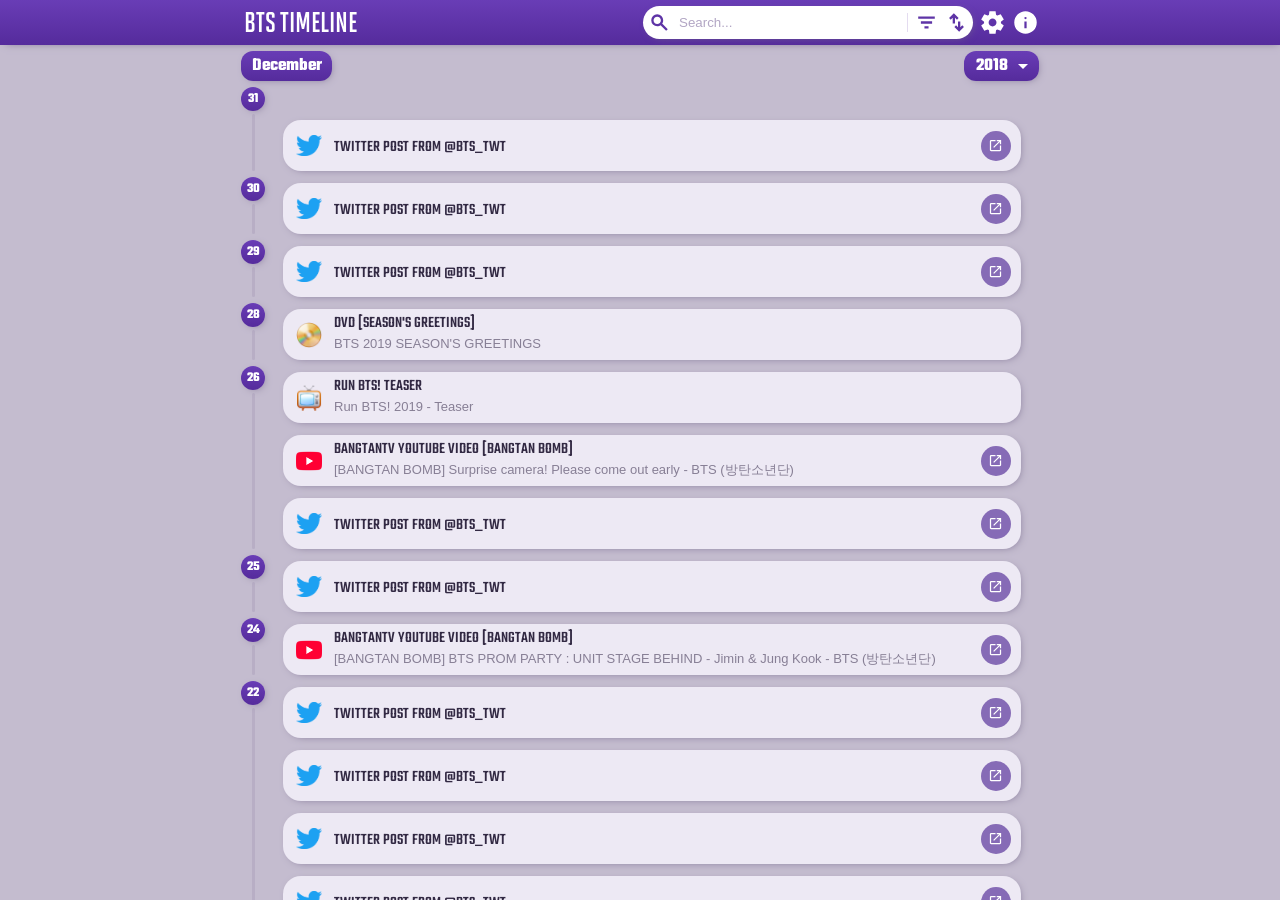
<file: years/2018.html>
<!DOCTYPE html>
<html lang="en">
<head>
    <meta charset="UTF-8">
    <meta name="viewport" content="width=device-width, initial-scale=1.0">
    <link rel="icon" type="image/png" href="images/logo.png">
    <title>BTS Timeline | 2018</title>
    <link rel="stylesheet" href="../style.css">
    <base target="_blank">
</head>
<body>
    <header>
        <div class="max-width">
        <!-- <div class="menu-btn"></div> -->
        <h1>BTS TIMELINE</h1>
        <div class="search-filter-order">
            <span class="search"></span>
            <input type="text" id="search" placeholder="Search..." oninput="filterItems()">
            <span class="filter">
                <div class="overlay">
                    <div class="box">
                        <h2>FILTER</h2>
                        <ul>
                            <li><label for="music"><input type="checkbox" checked="" id="music">Discography</label></li>
                            <li><label for="filmography"><input type="checkbox" checked="" id="filmography">Filmography</label></li>
                            <li><label for="videos"><input type="checkbox" checked="" id="videos">Videos</label></li>
                            <li><label for="photos"><input type="checkbox" checked="" id="photos">Photos</label></li>
                            <li><label for="dvd"><input type="checkbox" checked="" id="dvd">DVD / blu-ray / digital code</label></li>
                            <li><label for="live"><input type="checkbox" checked="" id="live">Livestreams</label></li>
                            
                            <li><label for="socialmedia"><input type="checkbox" checked="" id="socialmedia">Social Media</label></li>
                                <li><label for="youtube"><input type="checkbox" checked="" id="youtube">YouTube</label></li>
                                <li><label for="weverse"><input type="checkbox" checked="" id="weverse">Weverse</label></li>
                                <li><label for="twitter"><input type="checkbox" checked="" id="twitter">Twitter</label></li>
                                <li><label for="tiktok"><input type="checkbox" checked="" id="tiktok">TikTok</label></li>
                                <li><label for="stationhead"><input type="checkbox" checked="" id="stationhead">Stationhead</label></li>
                        </ul>
                    </div>
                </div>
            </span>
            <span class="order">
                <div class="overlay">
                    <div class="box">
                        <h2>ORDER</h2>
                        <ul>
                            <li><label for="newestfirst"><input type="radio" name="order" checked="" id="newestfirst">Newest first</label></li>
                            <li><label for="oldestfirst"><input type="radio" name="order" id="oldestfirst">Oldest first</label></li>
                        </ul>
                    </div>
                </div>
            </span>
        </div>
        <div class="settings-btn">
            <div class="settings">
                <h2>LANGUAGE</h2>
                <label for="english"><input name="language" type="radio" checked="" id="english">English</label>
                <label for="korean"><input name="language" type="radio" id="korean">Korean</label>
                <br>
                <h2>THEME</h2>
                <label for="theme-light"><input name="theme" type="radio" checked="" id="theme-light">Light</label>
                <label for="theme-dark"><input name="theme" type="radio" id="theme-dark">Dark</label>
                <br>

                <h2>SHOW/HIDE</h2>
                <p>TIME</p>
                <label for="showtime"><input name="time" type="radio" id="showtime">SHOW</label>
                <label for="hidetime"><input name="time" type="radio" checked="" id="hidetime">HIDE</label>
                <p>WEEKDAY</p>
                <label for="showweekday"><input name="weekday" type="radio" checked="" id="showweekday">SHOW</label>
                <label for="hideweekday"><input name="weekday" type="radio" id="hideweekday">HIDE</label>
            </div>
        </div>
        <a class="info-btn" href="infopage.html" target="_parent">

        </a>
        </div>
</header>
    <main>
        <div class="max-width">

    <div class="scroll">
    <div class="timeline flip">
    <div class="year">
            <h2>2018</h2>
            <div class="overlay">
            <div class="select-year">
                <ol>
                    <li><a target="_parent" href="../index.html">2026</a></li>
                    <li><a target="_parent" href="2025.html">2025</a></li>
                    <li><a target="_parent" href="2024.html">2024</a></li>
                    <li><a target="_parent" href="2023.html">2023</a></li>
                    <li><a target="_parent" href="2022.html">2022</a></li>
                    <li><a target="_parent" href="2021.html">2021</a></li>
                    <li><a target="_parent" href="2020.html">2020</a></li>
                    <li><a target="_parent" href="2019.html">2019</a></li>
                    <li id="selected-year">2018</li>
                    <li><a target="_parent" href="2017.html">2017</a></li>
                    <li><a target="_parent" href="2016.html">2016</a></li>
                    <li><a target="_parent" href="2015.html">2015</a></li>
                    <li><a target="_parent" href="2014.html">2014</a></li>
                    <li><a target="_parent" href="2013.html">2013</a></li>
                    <li><a target="_parent" href="2012.html">2012</a></li>
                </ol>
            </div>
            </div>
    </div>
<div class="month-overlay"><h3 class="month">December</h3>
<div class="day-overlay"><h4 class="day">31</h4>
<div class="entry-overlay bangtanblog">
<time datetime="2018-12-31 00:01">00:01</time>
<article class="entry">
<div class="entry-main">
<span class="icon"></span>
<div class="entry-text">
<h5>BANGTANBLOG POST</h5>
<p>약속 by JIMIN</p>
</div>
<a href="https://bangtan.tistory.com/383"></a>
</div>
</article>
</div>
<div class="entry-overlay twitter">
<time datetime="2018-12-31"></time>
<article class="entry">
<div class="entry-main">
<span class="icon"></span>
<div class="entry-text">
<h5>TWITTER POST FROM @BTS_TWT</h5>
</div>
<a href="https://x.com/BTS_twt/status/1079393542391267328"></a>
</div>
</article>
</div>
</div><div class="day-overlay"><h4 class="day">30</h4>
<div class="entry-overlay twitter">
<time datetime="2018-12-30"></time>
<article class="entry">
<div class="entry-main">
<span class="icon"></span>
<div class="entry-text">
<h5>TWITTER POST FROM @BTS_TWT</h5>
</div>
<a href="https://x.com/BTS_twt/status/1079255322496094208"></a>
</div>
</article>
</div>
</div><div class="day-overlay"><h4 class="day">29</h4>
<div class="entry-overlay twitter">
<time datetime="2018-12-29"></time>
<article class="entry">
<div class="entry-main">
<span class="icon"></span>
<div class="entry-text">
<h5>TWITTER POST FROM @BTS_TWT</h5>
</div>
<a href="https://x.com/BTS_twt/status/1078738218772656130"></a>
</div>
</article>
</div>
</div><div class="day-overlay"><h4 class="day">28</h4>
<div class="entry-overlay dvd">
<time datetime="2018-12-28"></time>
<article class="entry">
<div class="entry-main">
<span class="icon"></span>
<div class="entry-text">
<h5>DVD [SEASON'S GREETINGS]</h5>
<p>BTS 2019 SEASON'S GREETINGS</p>
</div>
</div>
</article>
</div>
</div><div class="day-overlay"><h4 class="day">26</h4>
<div class="entry-overlay filmography">
<time datetime="2018-12-26"></time>
<article class="entry">
<div class="entry-main">
<span class="icon"></span>
<div class="entry-text">
<h5 class="kor">달려라 방탄 Teaser</h5>
<h5 class="eng">Run BTS! Teaser</h5>
<p>Run BTS! 2019 - Teaser</p>
</div>
</div>
</article>
</div>
<div class="entry-overlay youtube bangtantv bangtanbomb">
<time datetime="2018-12-26"></time>
<article class="entry">
<div class="entry-main">
<span class="icon"></span>
<div class="entry-text">
<h5>BANGTANTV YOUTUBE VIDEO [BANGTAN BOMB]</h5>
<p class="kor">[BANGTAN BOMB] Surprise camera! Please come out early - BTS (방탄소년단)</p>
<p class="eng">[BANGTAN BOMB] Surprise camera! Please come out early - BTS (방탄소년단)</p>
</div>
<a href="https://www.youtube.com/watch?v=3x1PR4xuG_Y"></a>
</div>
</article>
</div>
<div class="entry-overlay twitter">
<time datetime="2018-12-26"></time>
<article class="entry">
<div class="entry-main">
<span class="icon"></span>
<div class="entry-text">
<h5>TWITTER POST FROM @BTS_TWT</h5>
</div>
<a href="https://x.com/BTS_twt/status/1077613172305973248"></a>
</div>
</article>
</div>
</div><div class="day-overlay"><h4 class="day">25</h4>
<div class="entry-overlay twitter">
<time datetime="2018-12-25"></time>
<article class="entry">
<div class="entry-main">
<span class="icon"></span>
<div class="entry-text">
<h5>TWITTER POST FROM @BTS_TWT</h5>
</div>
<a href="https://x.com/BTS_twt/status/1077350739507204097"></a>
</div>
</article>
</div>
</div><div class="day-overlay"><h4 class="day">24</h4>
<div class="entry-overlay youtube bangtantv bangtanbomb">
<time datetime="2018-12-24"></time>
<article class="entry">
<div class="entry-main">
<span class="icon"></span>
<div class="entry-text">
<h5>BANGTANTV YOUTUBE VIDEO [BANGTAN BOMB]</h5>
<p class="kor">[BANGTAN BOMB] BTS PROM PARTY : UNIT STAGE BEHIND - Jimin & Jung Kook - BTS (방탄소년단)</p>
<p class="eng">[BANGTAN BOMB] BTS PROM PARTY : UNIT STAGE BEHIND - Jimin & Jung Kook - BTS (방탄소년단)</p>
</div>
<a href="https://www.youtube.com/watch?v=JbjvlCFVAxA"></a>
</div>
</article>
</div>
</div><div class="day-overlay"><h4 class="day">22</h4>
<div class="entry-overlay twitter">
<time datetime="2018-12-22"></time>
<article class="entry">
<div class="entry-main">
<span class="icon"></span>
<div class="entry-text">
<h5>TWITTER POST FROM @BTS_TWT</h5>
</div>
<a href="https://x.com/BTS_twt/status/1076143349390729216"></a>
</div>
</article>
</div>
<div class="entry-overlay twitter">
<time datetime="2018-12-22"></time>
<article class="entry">
<div class="entry-main">
<span class="icon"></span>
<div class="entry-text">
<h5>TWITTER POST FROM @BTS_TWT</h5>
</div>
<a href="https://x.com/BTS_twt/status/1076155732234399744"></a>
</div>
</article>
</div>
<div class="entry-overlay twitter">
<time datetime="2018-12-22"></time>
<article class="entry">
<div class="entry-main">
<span class="icon"></span>
<div class="entry-text">
<h5>TWITTER POST FROM @BTS_TWT</h5>
</div>
<a href="https://x.com/BTS_twt/status/1076387523771883520"></a>
</div>
</article>
</div>
<div class="entry-overlay twitter">
<time datetime="2018-12-22"></time>
<article class="entry">
<div class="entry-main">
<span class="icon"></span>
<div class="entry-text">
<h5>TWITTER POST FROM @BTS_TWT</h5>
</div>
<a href="https://x.com/BTS_twt/status/1076390133170003969"></a>
</div>
</article>
</div>
</div><div class="day-overlay"><h4 class="day">21</h4>
<div class="entry-overlay twitter">
<time datetime="2018-12-21"></time>
<article class="entry">
<div class="entry-main">
<span class="icon"></span>
<div class="entry-text">
<h5>TWITTER POST FROM @BTS_TWT</h5>
</div>
<a href="https://x.com/BTS_twt/status/1076106497023590400"></a>
</div>
</article>
</div>
<div class="entry-overlay twitter">
<time datetime="2018-12-21"></time>
<article class="entry">
<div class="entry-main">
<span class="icon"></span>
<div class="entry-text">
<h5>TWITTER POST FROM @BTS_TWT</h5>
</div>
<a href="https://x.com/BTS_twt/status/1076106600903897090"></a>
</div>
</article>
</div>
</div><div class="day-overlay"><h4 class="day">20</h4>
<div class="entry-overlay youtube bangtantv bangtanbomb">
<time datetime="2018-12-20"></time>
<article class="entry">
<div class="entry-main">
<span class="icon"></span>
<div class="entry-text">
<h5>BANGTANTV YOUTUBE VIDEO [BANGTAN BOMB]</h5>
<p class="kor">[BANGTAN BOMB] Special lyrics of Anpanman - BTS (방탄소년단)</p>
<p class="eng">[BANGTAN BOMB] Special lyrics of Anpanman - BTS (방탄소년단)</p>
</div>
<a href="https://www.youtube.com/watch?v=tDEg_urfgAw"></a>
</div>
</article>
</div>
<div class="entry-overlay twitter">
<time datetime="2018-12-20"></time>
<article class="entry">
<div class="entry-main">
<span class="icon"></span>
<div class="entry-text">
<h5>TWITTER POST FROM @BTS_TWT</h5>
</div>
<a href="https://x.com/BTS_twt/status/1075688267205337088"></a>
</div>
</article>
</div>
<div class="entry-overlay twitter">
<time datetime="2018-12-20"></time>
<article class="entry">
<div class="entry-main">
<span class="icon"></span>
<div class="entry-text">
<h5>TWITTER POST FROM @BTS_TWT</h5>
</div>
<a href="https://x.com/BTS_twt/status/1075716901634859008"></a>
</div>
</article>
</div>
<div class="entry-overlay twitter">
<time datetime="2018-12-20"></time>
<article class="entry">
<div class="entry-main">
<span class="icon"></span>
<div class="entry-text">
<h5>TWITTER POST FROM @BTS_TWT</h5>
</div>
<a href="https://x.com/BTS_twt/status/1075757111945003016"></a>
</div>
</article>
</div>
</div><div class="day-overlay"><h4 class="day">19</h4>
<div class="entry-overlay youtube bangtantv">
<time datetime="2018-12-19"></time>
<article class="entry">
<div class="entry-main">
<span class="icon"></span>
<div class="entry-text">
<h5>BANGTANTV YOUTUBE VIDEO</h5>
<p class="kor">BTS (방탄소년단) 'LOVE YOURSELF IN SEOUL' Official Trailer</p>
<p class="eng">BTS (방탄소년단) 'LOVE YOURSELF IN SEOUL' Official Trailer</p>
</div>
<a href="https://www.youtube.com/watch?v=g4LluD7HSjc"></a>
</div>
</article>
</div>
</div><div class="day-overlay"><h4 class="day">18</h4>
<div class="entry-overlay youtube bangtantv bangtanbomb">
<time datetime="2018-12-18"></time>
<article class="entry">
<div class="entry-main">
<span class="icon"></span>
<div class="entry-text">
<h5>BANGTANTV YOUTUBE VIDEO [BANGTAN BOMB]</h5>
<p class="kor">[BANGTAN BOMB] 'FAKE LOVE' Special Stage (BTS focus) @2018 MAMA - BTS (방탄소년단)</p>
<p class="eng">[BANGTAN BOMB] 'FAKE LOVE' Special Stage (BTS focus) @2018 MAMA - BTS (방탄소년단)</p>
</div>
<a href="https://www.youtube.com/watch?v=KpJJMtK1C1c"></a>
</div>
</article>
</div>
</div><div class="day-overlay"><h4 class="day">16</h4>
<div class="entry-overlay youtube bangtantv bangtanbomb">
<time datetime="2018-12-16"></time>
<article class="entry">
<div class="entry-main">
<span class="icon"></span>
<div class="entry-text">
<h5>BANGTANTV YOUTUBE VIDEO [BANGTAN BOMB]</h5>
<p class="kor">[BANGTAN BOMB] 'IDOL' 1st Win Behind - BTS (방탄소년단)</p>
<p class="eng">[BANGTAN BOMB] 'IDOL' 1st Win Behind - BTS (방탄소년단)</p>
</div>
<a href="https://www.youtube.com/watch?v=KJY6IJnSWPw"></a>
</div>
</article>
</div>
<div class="entry-overlay twitter">
<time datetime="2018-12-16"></time>
<article class="entry">
<div class="entry-main">
<span class="icon"></span>
<div class="entry-text">
<h5>TWITTER POST FROM @BTS_TWT</h5>
</div>
<a href="https://x.com/BTS_twt/status/1074175247677444096"></a>
</div>
</article>
</div>
</div><div class="day-overlay"><h4 class="day">15</h4>
<div class="entry-overlay twitter">
<time datetime="2018-12-15"></time>
<article class="entry">
<div class="entry-main">
<span class="icon"></span>
<div class="entry-text">
<h5>TWITTER POST FROM @BTS_TWT</h5>
</div>
<a href="https://x.com/BTS_twt/status/1073616762548019201"></a>
</div>
</article>
</div>
<div class="entry-overlay twitter">
<time datetime="2018-12-15"></time>
<article class="entry">
<div class="entry-main">
<span class="icon"></span>
<div class="entry-text">
<h5>TWITTER POST FROM @BTS_TWT</h5>
</div>
<a href="https://x.com/BTS_twt/status/1073619472114606080"></a>
</div>
</article>
</div>
<div class="entry-overlay twitter">
<time datetime="2018-12-15"></time>
<article class="entry">
<div class="entry-main">
<span class="icon"></span>
<div class="entry-text">
<h5>TWITTER POST FROM @BTS_TWT</h5>
</div>
<a href="https://x.com/BTS_twt/status/1073623198921515008"></a>
</div>
</article>
</div>
<div class="entry-overlay twitter">
<time datetime="2018-12-15"></time>
<article class="entry">
<div class="entry-main">
<span class="icon"></span>
<div class="entry-text">
<h5>TWITTER POST FROM @BTS_TWT</h5>
</div>
<a href="https://x.com/BTS_twt/status/1073624301188698112"></a>
</div>
</article>
</div>
<div class="entry-overlay twitter">
<time datetime="2018-12-15"></time>
<article class="entry">
<div class="entry-main">
<span class="icon"></span>
<div class="entry-text">
<h5>TWITTER POST FROM @BTS_TWT</h5>
</div>
<a href="https://x.com/BTS_twt/status/1073626964114722817"></a>
</div>
</article>
</div>
<div class="entry-overlay twitter">
<time datetime="2018-12-15"></time>
<article class="entry">
<div class="entry-main">
<span class="icon"></span>
<div class="entry-text">
<h5>TWITTER POST FROM @BTS_TWT</h5>
</div>
<a href="https://x.com/BTS_twt/status/1073877517939834880"></a>
</div>
</article>
</div>
</div><div class="day-overlay"><h4 class="day">14</h4>
<div class="entry-overlay twitter">
<time datetime="2018-12-14"></time>
<article class="entry">
<div class="entry-main">
<span class="icon"></span>
<div class="entry-text">
<h5>TWITTER POST FROM @BTS_TWT</h5>
</div>
<a href="https://x.com/BTS_twt/status/1073397852141871105"></a>
</div>
</article>
</div>
</div><div class="day-overlay"><h4 class="day">13</h4>
<div class="entry-overlay youtube bangtantv bangtanbomb">
<time datetime="2018-12-13"></time>
<article class="entry">
<div class="entry-main">
<span class="icon"></span>
<div class="entry-text">
<h5>BANGTANTV YOUTUBE VIDEO [BANGTAN BOMB]</h5>
<p class="kor">[BANGTAN BOMB] 'FAKE LOVE' Special Stage (BTS focus) @2018 MMA - BTS (방탄소년단)</p>
<p class="eng">[BANGTAN BOMB] 'FAKE LOVE' Special Stage (BTS focus) @2018 MMA - BTS (방탄소년단)</p>
</div>
<a href="https://www.youtube.com/watch?v=e4LSXCZOupE"></a>
</div>
</article>
</div>
<div class="entry-overlay youtube bangtantv bangtanbomb">
<time datetime="2018-12-13"></time>
<article class="entry">
<div class="entry-main">
<span class="icon"></span>
<div class="entry-text">
<h5>BANGTANTV YOUTUBE VIDEO [BANGTAN BOMB]</h5>
<p class="kor">[BANGTAN BOMB] 'Airplane pt.2' Special Stage (BTS focus) @2018 MMA - BTS (방탄소년단)</p>
<p class="eng">[BANGTAN BOMB] 'Airplane pt.2' Special Stage (BTS focus) @2018 MMA - BTS (방탄소년단)</p>
</div>
<a href="https://www.youtube.com/watch?v=iwZDQm7f8Tg"></a>
</div>
</article>
</div>
<div class="entry-overlay twitter">
<time datetime="2018-12-13"></time>
<article class="entry">
<div class="entry-main">
<span class="icon"></span>
<div class="entry-text">
<h5>TWITTER POST FROM @BTS_TWT</h5>
</div>
<a href="https://x.com/BTS_twt/status/1072874110613504000"></a>
</div>
</article>
</div>
</div><div class="day-overlay"><h4 class="day">12</h4>
<div class="entry-overlay twitter">
<time datetime="2018-12-12"></time>
<article class="entry">
<div class="entry-main">
<span class="icon"></span>
<div class="entry-text">
<h5>TWITTER POST FROM @BTS_TWT</h5>
</div>
<a href="https://x.com/BTS_twt/status/1072515352209309696"></a>
</div>
</article>
</div>
<div class="entry-overlay twitter">
<time datetime="2018-12-12"></time>
<article class="entry">
<div class="entry-main">
<span class="icon"></span>
<div class="entry-text">
<h5>TWITTER POST FROM @BTS_TWT</h5>
</div>
<a href="https://x.com/BTS_twt/status/1072528282912997376"></a>
</div>
</article>
</div>
</div><div class="day-overlay"><h4 class="day">11</h4>
<div class="entry-overlay youtube bangtantv bangtanbomb">
<time datetime="2018-12-11"></time>
<article class="entry">
<div class="entry-main">
<span class="icon"></span>
<div class="entry-text">
<h5>BANGTANTV YOUTUBE VIDEO [BANGTAN BOMB]</h5>
<p class="kor">[BANGTAN BOMB] Jin & j-hope Play with Earrings - BTS (방탄소년단)</p>
<p class="eng">[BANGTAN BOMB] Jin & j-hope Play with Earrings - BTS (방탄소년단)</p>
</div>
<a href="https://www.youtube.com/watch?v=fqWKzndgvHY"></a>
</div>
</article>
</div>
</div><div class="day-overlay"><h4 class="day">10</h4>
<div class="entry-overlay youtube bangtantv bangtanbomb">
<time datetime="2018-12-10"></time>
<article class="entry">
<div class="entry-main">
<span class="icon"></span>
<div class="entry-text">
<h5>BANGTANTV YOUTUBE VIDEO [BANGTAN BOMB]</h5>
<p class="kor">[BANGTAN BOMB] 'IDOL' Special Stage (BTS focus) @2018 MMA - BTS (방탄소년단)</p>
<p class="eng">[BANGTAN BOMB] 'IDOL' Special Stage (BTS focus) @2018 MMA - BTS (방탄소년단)</p>
</div>
<a href="https://www.youtube.com/watch?v=ayGl-igrwy8"></a>
</div>
</article>
</div>
<div class="entry-overlay youtube bangtantv bangtanbomb">
<time datetime="2018-12-10"></time>
<article class="entry">
<div class="entry-main">
<span class="icon"></span>
<div class="entry-text">
<h5>BANGTANTV YOUTUBE VIDEO [BANGTAN BOMB]</h5>
<p class="kor">[BANGTAN BOMB] 'IDOL' Intro Performance (3J focus) @2018 MMA - BTS (방탄소년단)</p>
<p class="eng">[BANGTAN BOMB] 'IDOL' Intro Performance (3J focus) @2018 MMA - BTS (방탄소년단)</p>
</div>
<a href="https://www.youtube.com/watch?v=w2hn8OJbJSo"></a>
</div>
</article>
</div>
<div class="entry-overlay twitter">
<time datetime="2018-12-10"></time>
<article class="entry">
<div class="entry-main">
<span class="icon"></span>
<div class="entry-text">
<h5>TWITTER POST FROM @BTS_TWT</h5>
</div>
<a href="https://x.com/BTS_twt/status/1071810331846922240"></a>
</div>
</article>
</div>
</div><div class="day-overlay"><h4 class="day">9</h4>
<div class="entry-overlay twitter">
<time datetime="2018-12-09"></time>
<article class="entry">
<div class="entry-main">
<span class="icon"></span>
<div class="entry-text">
<h5>TWITTER POST FROM @BTS_TWT</h5>
</div>
<a href="https://x.com/BTS_twt/status/1071426795251978245"></a>
</div>
</article>
</div>
<div class="entry-overlay twitter">
<time datetime="2018-12-09"></time>
<article class="entry">
<div class="entry-main">
<span class="icon"></span>
<div class="entry-text">
<h5>TWITTER POST FROM @BTS_TWT</h5>
</div>
<a href="https://x.com/BTS_twt/status/1071620339132588033"></a>
</div>
</article>
</div>
<div class="entry-overlay twitter">
<time datetime="2018-12-09"></time>
<article class="entry">
<div class="entry-main">
<span class="icon"></span>
<div class="entry-text">
<h5>TWITTER POST FROM @BTS_TWT</h5>
</div>
<a href="https://x.com/BTS_twt/status/1071751051190005761"></a>
</div>
</article>
</div>
</div><div class="day-overlay"><h4 class="day">7</h4>
<div class="entry-overlay youtube bangtantv bangtanbomb">
<time datetime="2018-12-07"></time>
<article class="entry">
<div class="entry-main">
<span class="icon"></span>
<div class="entry-text">
<h5>BANGTANTV YOUTUBE VIDEO [BANGTAN BOMB]</h5>
<p class="kor">[BANGTAN BOMB] JK is trying new filming stuff - BTS (방탄소년단)</p>
<p class="eng">[BANGTAN BOMB] JK is trying new filming stuff - BTS (방탄소년단)</p>
</div>
<a href="https://www.youtube.com/watch?v=yBF3C6OyzX8"></a>
</div>
</article>
</div>
<div class="entry-overlay twitter">
<time datetime="2018-12-07"></time>
<article class="entry">
<div class="entry-main">
<span class="icon"></span>
<div class="entry-text">
<h5>TWITTER POST FROM @BTS_TWT</h5>
</div>
<a href="https://x.com/BTS_twt/status/1070910807095963648"></a>
</div>
</article>
</div>
<div class="entry-overlay twitter">
<time datetime="2018-12-07"></time>
<article class="entry">
<div class="entry-main">
<span class="icon"></span>
<div class="entry-text">
<h5>TWITTER POST FROM @BTS_TWT</h5>
</div>
<a href="https://x.com/BTS_twt/status/1070911590432526336"></a>
</div>
</article>
</div>
</div><div class="day-overlay"><h4 class="day">6</h4>
<div class="entry-overlay vlive live">
<time datetime="2018-12-06 01:23">01:23</time>
<article class="entry">
<div class="entry-main">
<span class="icon"></span>
<div class="entry-text">
<h5>VLIVE</h5>
<p class="kor">BTS Live : 선물왔습니다~!🐶</p>
<p class="eng">BTS Live : 선물왔습니다~!🐶</p>
</div>
<a href="https://weverse.io/bts/live/4-104694127"></a>
</div>
</article>
</div>
<div class="entry-overlay youtube bangtantv bangtanbomb">
<time datetime="2018-12-06"></time>
<article class="entry">
<div class="entry-main">
<span class="icon"></span>
<div class="entry-text">
<h5>BANGTANTV YOUTUBE VIDEO [BANGTAN BOMB]</h5>
<p class="kor">[BANGTAN BOMB] 'FAKE LOVE' Special Stage (BTS focus) @2018 AAA - BTS (방탄소년단)</p>
<p class="eng">[BANGTAN BOMB] 'FAKE LOVE' Special Stage (BTS focus) @2018 AAA - BTS (방탄소년단)</p>
</div>
<a href="https://www.youtube.com/watch?v=G6vWKceFSs0"></a>
</div>
</article>
</div>
<div class="entry-overlay youtube bangtantv bangtanbomb">
<time datetime="2018-12-06"></time>
<article class="entry">
<div class="entry-main">
<span class="icon"></span>
<div class="entry-text">
<h5>BANGTANTV YOUTUBE VIDEO [BANGTAN BOMB]</h5>
<p class="kor">[BANGTAN BOMB] 'IDOL' Special Stage (BTS focus) @2018 AAA - BTS (방탄소년단)</p>
<p class="eng">[BANGTAN BOMB] 'IDOL' Special Stage (BTS focus) @2018 AAA - BTS (방탄소년단)</p>
</div>
<a href="https://www.youtube.com/watch?v=Gjebo7ubcuU"></a>
</div>
</article>
</div>
<div class="entry-overlay twitter">
<time datetime="2018-12-06"></time>
<article class="entry">
<div class="entry-main">
<span class="icon"></span>
<div class="entry-text">
<h5>TWITTER POST FROM @BTS_TWT</h5>
</div>
<a href="https://x.com/BTS_twt/status/1070396413043855361"></a>
</div>
</article>
</div>
<div class="entry-overlay twitter">
<time datetime="2018-12-06"></time>
<article class="entry">
<div class="entry-main">
<span class="icon"></span>
<div class="entry-text">
<h5>TWITTER POST FROM @BTS_TWT</h5>
</div>
<a href="https://x.com/BTS_twt/status/1070688749925752832"></a>
</div>
</article>
</div>
</div><div class="day-overlay"><h4 class="day">5</h4>
<div class="entry-overlay youtube bangtantv bangtanbomb">
<time datetime="2018-12-05"></time>
<article class="entry">
<div class="entry-main">
<span class="icon"></span>
<div class="entry-text">
<h5>BANGTANTV YOUTUBE VIDEO [BANGTAN BOMB]</h5>
<p class="kor">[BANGTAN BOMB] Last day of 'FAKE LOVE' stage @ Ingigayo - BTS (방탄소년단)</p>
<p class="eng">[BANGTAN BOMB] Last day of 'FAKE LOVE' stage @ Ingigayo - BTS (방탄소년단)</p>
</div>
<a href="https://www.youtube.com/watch?v=HP_qouNbTEg"></a>
</div>
</article>
</div>
<div class="entry-overlay twitter">
<time datetime="2018-12-05"></time>
<article class="entry">
<div class="entry-main">
<span class="icon"></span>
<div class="entry-text">
<h5>TWITTER POST FROM @BTS_TWT</h5>
</div>
<a href="https://x.com/BTS_twt/status/1070205187896168449"></a>
</div>
</article>
</div>
<div class="entry-overlay twitter">
<time datetime="2018-12-05"></time>
<article class="entry">
<div class="entry-main">
<span class="icon"></span>
<div class="entry-text">
<h5>TWITTER POST FROM @BTS_TWT</h5>
</div>
<a href="https://x.com/BTS_twt/status/1070211674651602944"></a>
</div>
</article>
</div>
</div><div class="day-overlay"><h4 class="day">4</h4>
<div class="entry-overlay vlive live">
<time datetime="2018-12-04 22:16">22:16</time>
<article class="entry">
<div class="entry-main">
<span class="icon"></span>
<div class="entry-text">
<h5>VLIVE</h5>
<p class="kor">BTS Live : 석진이의 생일!🎂</p>
<p class="eng">BTS Live : Seokjin's Birthday!🎂</p>
</div>
<a href="https://weverse.io/bts/live/1-105471130"></a>
</div>
</article>
</div>
<div class="entry-overlay dvd">
<time datetime="2018-12-04"></time>
<article class="entry">
<div class="entry-main">
<span class="icon"></span>
<div class="entry-text">
<h5>DVD/BLU-RAY [CONCERT]</h5>
<p>BTS JAPAN OFFICIAL FANMEETING VOL.4 ~Happy Ever After~</p>
</div>
</div>
</article>
</div>
<div class="entry-overlay twitter">
<time datetime="2018-12-04"></time>
<article class="entry">
<div class="entry-main">
<span class="icon"></span>
<div class="entry-text">
<h5>TWITTER POST FROM @BTS_TWT</h5>
</div>
<a href="https://x.com/BTS_twt/status/1069614775041056774"></a>
</div>
</article>
</div>
</div><div class="day-overlay"><h4 class="day">3</h4>
<div class="entry-overlay twitter">
<time datetime="2018-12-03"></time>
<article class="entry">
<div class="entry-main">
<span class="icon"></span>
<div class="entry-text">
<h5>TWITTER POST FROM @BTS_TWT</h5>
</div>
<a href="https://x.com/BTS_twt/status/1069432523917160448"></a>
</div>
</article>
</div>
</div><div class="day-overlay"><h4 class="day">2</h4>
<div class="entry-overlay youtube bangtantv bangtanbomb">
<time datetime="2018-12-02"></time>
<article class="entry">
<div class="entry-main">
<span class="icon"></span>
<div class="entry-text">
<h5>BANGTANTV YOUTUBE VIDEO [BANGTAN BOMB]</h5>
<p class="kor">[BANGTAN BOMB] BTS won the 1st & Special MC Jin @MUSICBANK - BTS (방탄소년단)</p>
<p class="eng">[BANGTAN BOMB] BTS won the 1st & Special MC Jin @MUSICBANK - BTS (방탄소년단)</p>
</div>
<a href="https://www.youtube.com/watch?v=MdUeyb5gvsY"></a>
</div>
</article>
</div>
<div class="entry-overlay youtube bangtantv g.c.f">
<time datetime="2018-12-02"></time>
<article class="entry">
<div class="entry-main">
<span class="icon"></span>
<div class="entry-text">
<h5>BANGTANTV YOUTUBE VIDEO [G.C.F]</h5>
<p class="kor">G.C.F 3J @2018 MMA Practice</p>
<p class="eng">G.C.F 3J @2018 MMA Practice</p>
</div>
<a href="https://www.youtube.com/watch?v=Uv-Z-hON5gU"></a>
</div>
</article>
</div>
<div class="entry-overlay twitter">
<time datetime="2018-12-02"></time>
<article class="entry">
<div class="entry-main">
<span class="icon"></span>
<div class="entry-text">
<h5>TWITTER POST FROM @BTS_TWT</h5>
</div>
<a href="https://x.com/BTS_twt/status/1068884125581369346"></a>
</div>
</article>
</div>
<div class="entry-overlay twitter">
<time datetime="2018-12-02"></time>
<article class="entry">
<div class="entry-main">
<span class="icon"></span>
<div class="entry-text">
<h5>TWITTER POST FROM @BTS_TWT</h5>
</div>
<a href="https://x.com/BTS_twt/status/1068914056029859840"></a>
</div>
</article>
</div>
<div class="entry-overlay twitter">
<time datetime="2018-12-02"></time>
<article class="entry">
<div class="entry-main">
<span class="icon"></span>
<div class="entry-text">
<h5>TWITTER POST FROM @BTS_TWT</h5>
</div>
<a href="https://x.com/BTS_twt/status/1068935931061723136"></a>
</div>
</article>
</div>
<div class="entry-overlay twitter">
<time datetime="2018-12-02"></time>
<article class="entry">
<div class="entry-main">
<span class="icon"></span>
<div class="entry-text">
<h5>TWITTER POST FROM @BTS_TWT</h5>
</div>
<a href="https://x.com/BTS_twt/status/1068935984614563840"></a>
</div>
</article>
</div>
<div class="entry-overlay twitter">
<time datetime="2018-12-02"></time>
<article class="entry">
<div class="entry-main">
<span class="icon"></span>
<div class="entry-text">
<h5>TWITTER POST FROM @BTS_TWT</h5>
</div>
<a href="https://x.com/BTS_twt/status/1069184491204182017"></a>
</div>
</article>
</div>
</div><div class="day-overlay"><h4 class="day">1</h4>
<div class="entry-overlay twitter">
<time datetime="2018-12-01"></time>
<article class="entry">
<div class="entry-main">
<span class="icon"></span>
<div class="entry-text">
<h5>TWITTER POST FROM @BTS_TWT</h5>
</div>
<a href="https://x.com/BTS_twt/status/1068881681912745986"></a>
</div>
</article>
</div>
</div></div><div class="month-overlay"><h3 class="month">November</h3>
<div class="day-overlay"><h4 class="day">30</h4>
<div class="entry-overlay youtube bangtantv">
<time datetime="2018-11-30"></time>
<article class="entry">
<div class="entry-main">
<span class="icon"></span>
<div class="entry-text">
<h5>BANGTANTV YOUTUBE VIDEO</h5>
<p class="kor">[PREVIEW] BTS (방탄소년단) '2019 SEASON’S GREETINGS' SPOT #2</p>
<p class="eng">[PREVIEW] BTS (방탄소년단) '2019 SEASON’S GREETINGS' SPOT #2</p>
</div>
<a href="https://www.youtube.com/watch?v=KfZPix8N5j0"></a>
</div>
</article>
</div>
<div class="entry-overlay twitter">
<time datetime="2018-11-30"></time>
<article class="entry">
<div class="entry-main">
<span class="icon"></span>
<div class="entry-text">
<h5>TWITTER POST FROM @BTS_TWT</h5>
</div>
<a href="https://x.com/BTS_twt/status/1068358828125708289"></a>
</div>
</article>
</div>
</div><div class="day-overlay"><h4 class="day">29</h4>
<div class="entry-overlay youtube bangtantv bangtanbomb">
<time datetime="2018-11-29"></time>
<article class="entry">
<div class="entry-main">
<span class="icon"></span>
<div class="entry-text">
<h5>BANGTANTV YOUTUBE VIDEO [BANGTAN BOMB]</h5>
<p class="kor">[BANGTAN BOMB] SUGA is eating snack - BTS (방탄소년단)</p>
<p class="eng">[BANGTAN BOMB] SUGA is eating snack - BTS (방탄소년단)</p>
</div>
<a href="https://www.youtube.com/watch?v=ofpoLjGKVlo"></a>
</div>
</article>
</div>
<div class="entry-overlay twitter">
<time datetime="2018-11-29"></time>
<article class="entry">
<div class="entry-main">
<span class="icon"></span>
<div class="entry-text">
<h5>TWITTER POST FROM @BTS_TWT</h5>
</div>
<a href="https://x.com/BTS_twt/status/1067801514138193920"></a>
</div>
</article>
</div>
<div class="entry-overlay twitter">
<time datetime="2018-11-29"></time>
<article class="entry">
<div class="entry-main">
<span class="icon"></span>
<div class="entry-text">
<h5>TWITTER POST FROM @BTS_TWT</h5>
</div>
<a href="https://x.com/BTS_twt/status/1067825636037746689"></a>
</div>
</article>
</div>
<div class="entry-overlay twitter">
<time datetime="2018-11-29"></time>
<article class="entry">
<div class="entry-main">
<span class="icon"></span>
<div class="entry-text">
<h5>TWITTER POST FROM @BTS_TWT</h5>
</div>
<a href="https://x.com/BTS_twt/status/1067836956246138880"></a>
</div>
</article>
</div>
<div class="entry-overlay twitter">
<time datetime="2018-11-29"></time>
<article class="entry">
<div class="entry-main">
<span class="icon"></span>
<div class="entry-text">
<h5>TWITTER POST FROM @BTS_TWT</h5>
</div>
<a href="https://x.com/BTS_twt/status/1067854581055410176"></a>
</div>
</article>
</div>
<div class="entry-overlay twitter">
<time datetime="2018-11-29"></time>
<article class="entry">
<div class="entry-main">
<span class="icon"></span>
<div class="entry-text">
<h5>TWITTER POST FROM @BTS_TWT</h5>
</div>
<a href="https://x.com/BTS_twt/status/1067982762873737217"></a>
</div>
</article>
</div>
<div class="entry-overlay twitter">
<time datetime="2018-11-29"></time>
<article class="entry">
<div class="entry-main">
<span class="icon"></span>
<div class="entry-text">
<h5>TWITTER POST FROM @BTS_TWT</h5>
</div>
<a href="https://x.com/BTS_twt/status/1067999869153857536"></a>
</div>
</article>
</div>
</div><div class="day-overlay"><h4 class="day">28</h4>
<div class="entry-overlay twitter">
<time datetime="2018-11-28"></time>
<article class="entry">
<div class="entry-main">
<span class="icon"></span>
<div class="entry-text">
<h5>TWITTER POST FROM @BTS_TWT</h5>
</div>
<a href="https://x.com/BTS_twt/status/1067776470150393856"></a>
</div>
</article>
</div>
<div class="entry-overlay twitter">
<time datetime="2018-11-28"></time>
<article class="entry">
<div class="entry-main">
<span class="icon"></span>
<div class="entry-text">
<h5>TWITTER POST FROM @BTS_TWT</h5>
</div>
<a href="https://x.com/BTS_twt/status/1067789543015772161"></a>
</div>
</article>
</div>
</div><div class="day-overlay"><h4 class="day">26</h4>
<div class="entry-overlay youtube bangtantv bangtanbomb">
<time datetime="2018-11-26"></time>
<article class="entry">
<div class="entry-main">
<span class="icon"></span>
<div class="entry-text">
<h5>BANGTANTV YOUTUBE VIDEO [BANGTAN BOMB]</h5>
<p class="kor">[BANGTAN BOMB] '아미밤(ARMY BOMB)' acrostic poem! - BTS (방탄소년단)</p>
<p class="eng">[BANGTAN BOMB] '아미밤(ARMY BOMB)' acrostic poem! - BTS (방탄소년단)</p>
</div>
<a href="https://www.youtube.com/watch?v=lErzvCpaArc"></a>
</div>
</article>
</div>
</div><div class="day-overlay"><h4 class="day">25</h4>
<div class="entry-overlay twitter">
<time datetime="2018-11-25"></time>
<article class="entry">
<div class="entry-main">
<span class="icon"></span>
<div class="entry-text">
<h5>TWITTER POST FROM @BTS_TWT</h5>
</div>
<a href="https://x.com/BTS_twt/status/1066612468368035841"></a>
</div>
</article>
</div>
<div class="entry-overlay twitter">
<time datetime="2018-11-25"></time>
<article class="entry">
<div class="entry-main">
<span class="icon"></span>
<div class="entry-text">
<h5>TWITTER POST FROM @BTS_TWT</h5>
</div>
<a href="https://x.com/BTS_twt/status/1066648747705196544"></a>
</div>
</article>
</div>
</div><div class="day-overlay"><h4 class="day">23</h4>
<div class="entry-overlay twitter">
<time datetime="2018-11-23"></time>
<article class="entry">
<div class="entry-main">
<span class="icon"></span>
<div class="entry-text">
<h5>TWITTER POST FROM @BTS_TWT</h5>
</div>
<a href="https://x.com/BTS_twt/status/1065929617641328646"></a>
</div>
</article>
</div>
<div class="entry-overlay twitter">
<time datetime="2018-11-23"></time>
<article class="entry">
<div class="entry-main">
<span class="icon"></span>
<div class="entry-text">
<h5>TWITTER POST FROM @BTS_TWT</h5>
</div>
<a href="https://x.com/BTS_twt/status/1065972261981548545"></a>
</div>
</article>
</div>
</div><div class="day-overlay"><h4 class="day">22</h4>
<div class="entry-overlay youtube bangtantv">
<time datetime="2018-11-22"></time>
<article class="entry">
<div class="entry-main">
<span class="icon"></span>
<div class="entry-text">
<h5>BANGTANTV YOUTUBE VIDEO</h5>
<p class="kor">[PREVIEW] BTS (방탄소년단) '2019 SEASON’S GREETINGS' SPOT</p>
<p class="eng">[PREVIEW] BTS (방탄소년단) '2019 SEASON’S GREETINGS' SPOT</p>
</div>
<a href="https://www.youtube.com/watch?v=5xMrQtGoLNY"></a>
</div>
</article>
</div>
<div class="entry-overlay twitter">
<time datetime="2018-11-22"></time>
<article class="entry">
<div class="entry-main">
<span class="icon"></span>
<div class="entry-text">
<h5>TWITTER POST FROM @BTS_TWT</h5>
</div>
<a href="https://x.com/BTS_twt/status/1065274585896038400"></a>
</div>
</article>
</div>
</div><div class="day-overlay"><h4 class="day">21</h4>
<div class="entry-overlay twitter">
<time datetime="2018-11-21"></time>
<article class="entry">
<div class="entry-main">
<span class="icon"></span>
<div class="entry-text">
<h5>TWITTER POST FROM @BTS_TWT</h5>
</div>
<a href="https://x.com/BTS_twt/status/1065230280779227137"></a>
</div>
</article>
</div>
</div><div class="day-overlay"><h4 class="day">19</h4>
<div class="entry-overlay youtube bangtantv bangtanbomb">
<time datetime="2018-11-19"></time>
<article class="entry">
<div class="entry-main">
<span class="icon"></span>
<div class="entry-text">
<h5>BANGTANTV YOUTUBE VIDEO [BANGTAN BOMB]</h5>
<p class="kor">[BANGTAN BOMB] Excuses about destroyed JK's Shirt - BTS (방탄소년단)</p>
<p class="eng">[BANGTAN BOMB] Excuses about destroyed JK's Shirt - BTS (방탄소년단)</p>
</div>
<a href="https://www.youtube.com/watch?v=BNhpqhhTqHs"></a>
</div>
</article>
</div>
</div><div class="day-overlay"><h4 class="day">14</h4>
<div class="entry-overlay youtube bangtantv">
<time datetime="2018-11-14"></time>
<article class="entry">
<div class="entry-main">
<span class="icon"></span>
<div class="entry-text">
<h5>BANGTANTV YOUTUBE VIDEO</h5>
<p class="kor">[Shout-out] 2019학년도 대학수학능력시험을 보는 아미들에게!</p>
<p class="eng">[Shout-out] 2019학년도 대학수학능력시험을 보는 아미들에게!</p>
</div>
<a href="https://www.youtube.com/watch?v=WRlNXUZ4fcM"></a>
</div>
</article>
</div>
<div class="entry-overlay twitter">
<time datetime="2018-11-14"></time>
<article class="entry">
<div class="entry-main">
<span class="icon"></span>
<div class="entry-text">
<h5>TWITTER POST FROM @BTS_TWT</h5>
</div>
<a href="https://x.com/BTS_twt/status/1062632002707324929"></a>
</div>
</article>
</div>
</div><div class="day-overlay"><h4 class="day">13</h4>
<div class="entry-overlay filmography">
<time datetime="2018-11-13"></time>
<article class="entry">
<div class="entry-main">
<span class="icon"></span>
<div class="entry-text">
<h5 class="kor">본보야지 SEASON 3 BONUS CLIP 2: COMMENTARY</h5>
<h5 class="eng">BON VOYAGE SEASON 3 BONUS CLIP 2: COMMENTARY</h5>
<p class="kor">보너스 영상 2: BTS Commentary</p>
<p class="eng">Bonus clip 2: BTS Commentary
</p>
</div>
</div>
</article>
</div>
<div class="entry-overlay twitter">
<time datetime="2018-11-13"></time>
<article class="entry">
<div class="entry-main">
<span class="icon"></span>
<div class="entry-text">
<h5>TWITTER POST FROM @BTS_TWT</h5>
</div>
<a href="https://x.com/BTS_twt/status/1062328121133682688"></a>
</div>
</article>
</div>
</div><div class="day-overlay"><h4 class="day">12</h4>
<div class="entry-overlay filmography">
<time datetime="2018-11-12"></time>
<article class="entry">
<div class="entry-main">
<span class="icon"></span>
<div class="entry-text">
<h5 class="kor">본보야지 SEASON 3 BONUS CLIP 1</h5>
<h5 class="eng">BON VOYAGE SEASON 3 BONUS CLIP 1</h5>
<p class="kor">보너스 영상 1: BTS 영상편지 세로버전</p>
<p class="eng">Bonus clip 1: BTS video letter (vertical version)
</p>
</div>
</div>
</article>
</div>
</div><div class="day-overlay"><h4 class="day">11</h4>
<div class="entry-overlay twitter">
<time datetime="2018-11-11"></time>
<article class="entry">
<div class="entry-main">
<span class="icon"></span>
<div class="entry-text">
<h5>TWITTER POST FROM @BTS_TWT</h5>
</div>
<a href="https://x.com/BTS_twt/status/1061520980596613120"></a>
</div>
</article>
</div>
</div><div class="day-overlay"><h4 class="day">10</h4>
<div class="entry-overlay twitter">
<time datetime="2018-11-10 17:47">17:47</time>
<article class="entry">
<div class="entry-main">
<span class="icon"></span>
<div class="entry-text">
<h5>TWITTER POST FROM @BTS_TWT</h5>
</div>
<a href="https://x.com/BTS_twt/status/1061178504841068545"></a>
</div>
</article>
</div>
</div><div class="day-overlay"><h4 class="day">9</h4>
<div class="entry-overlay youtube bangtantv bangtanbomb">
<time datetime="2018-11-09"></time>
<article class="entry">
<div class="entry-main">
<span class="icon"></span>
<div class="entry-text">
<h5>BANGTANTV YOUTUBE VIDEO [BANGTAN BOMB]</h5>
<p class="kor">[BANGTAN BOMB] Today JIMIN has not done 'JIMIN' - BTS (방탄소년단)</p>
<p class="eng">[BANGTAN BOMB] Today JIMIN has not done 'JIMIN' - BTS (방탄소년단)</p>
</div>
<a href="https://www.youtube.com/watch?v=_cKBj-X_eHY"></a>
</div>
</article>
</div>
</div><div class="day-overlay"><h4 class="day">8</h4>
<div class="entry-overlay filmography">
<time datetime="2018-11-08"></time>
<article class="entry">
<div class="entry-main">
<span class="icon"></span>
<div class="entry-text">
<h5 class="kor">본보야지 SEASON 3 BEHIND CAM EPISODE 8</h5>
<h5 class="eng">BON VOYAGE SEASON 3 BEHIND CAM EPISODE 8</h5>
<p>BON VOYAGE S3 Behind cam Ep.8</p>
</div>
</div>
</article>
</div>
</div><div class="day-overlay"><h4 class="day">7</h4>
<div class="entry-overlay music dvd">
<time datetime="2018-11-07"></time>
<article class="entry">
<div class="entry-main">
<span class="icon"></span>
<div class="entry-text">
<h5>9TH JAPANESE SINGLE ALBUM</h5>
<p>FAKE LOVE/Airplane pt.2</p>
</div>
</div>
</article>
</div>
<div class="entry-overlay twitter">
<time datetime="2018-11-07"></time>
<article class="entry">
<div class="entry-main">
<span class="icon"></span>
<div class="entry-text">
<h5>TWITTER POST FROM @BTS_TWT</h5>
</div>
<a href="https://x.com/BTS_twt/status/1059833029600911361"></a>
</div>
</article>
</div>
<div class="entry-overlay twitter">
<time datetime="2018-11-07"></time>
<article class="entry">
<div class="entry-main">
<span class="icon"></span>
<div class="entry-text">
<h5>TWITTER POST FROM @BTS_TWT</h5>
</div>
<a href="https://x.com/BTS_twt/status/1059865617275203587"></a>
</div>
</article>
</div>
</div><div class="day-overlay"><h4 class="day">6</h4>
<div class="entry-overlay filmography">
<time datetime="2018-11-06"></time>
<article class="entry">
<div class="entry-main">
<span class="icon"></span>
<div class="entry-text">
<h5 class="kor">본보야지 SEASON 3 EPISODE 8</h5>
<h5 class="eng">BON VOYAGE SEASON 3 EPISODE 8</h5>
<p class="kor">BON VOYAGE S3 Ep.8 : 아주 특별한 저녁 식사</p>
<p class="eng">BON VOYAGE S3 Ep.8 : A very special dinner
</p>
</div>
</div>
</article>
</div>
<div class="entry-overlay twitter">
<time datetime="2018-11-06"></time>
<article class="entry">
<div class="entry-main">
<span class="icon"></span>
<div class="entry-text">
<h5>TWITTER POST FROM @BTS_TWT</h5>
</div>
<a href="https://x.com/BTS_twt/status/1059806445863002113"></a>
</div>
</article>
</div>
<div class="entry-overlay twitter">
<time datetime="2018-11-06"></time>
<article class="entry">
<div class="entry-main">
<span class="icon"></span>
<div class="entry-text">
<h5>TWITTER POST FROM @BTS_TWT</h5>
</div>
<a href="https://x.com/BTS_twt/status/1059809824974626816"></a>
</div>
</article>
</div>
<div class="entry-overlay twitter">
<time datetime="2018-11-06"></time>
<article class="entry">
<div class="entry-main">
<span class="icon"></span>
<div class="entry-text">
<h5>TWITTER POST FROM @BTS_TWT</h5>
</div>
<a href="https://x.com/BTS_twt/status/1059817224075206661"></a>
</div>
</article>
</div>
<div class="entry-overlay twitter">
<time datetime="2018-11-06"></time>
<article class="entry">
<div class="entry-main">
<span class="icon"></span>
<div class="entry-text">
<h5>TWITTER POST FROM @BTS_TWT</h5>
</div>
<a href="https://x.com/BTS_twt/status/1059817642347773952"></a>
</div>
</article>
</div>
</div><div class="day-overlay"><h4 class="day">5</h4>
<div class="entry-overlay twitter">
<time datetime="2018-11-05"></time>
<article class="entry">
<div class="entry-main">
<span class="icon"></span>
<div class="entry-text">
<h5>TWITTER POST FROM @BTS_TWT</h5>
</div>
<a href="https://x.com/BTS_twt/status/1059396477829566464"></a>
</div>
</article>
</div>
<div class="entry-overlay twitter">
<time datetime="2018-11-05"></time>
<article class="entry">
<div class="entry-main">
<span class="icon"></span>
<div class="entry-text">
<h5>TWITTER POST FROM @BTS_TWT</h5>
</div>
<a href="https://x.com/BTS_twt/status/1059448829844455425"></a>
</div>
</article>
</div>
</div><div class="day-overlay"><h4 class="day">3</h4>
<div class="entry-overlay twitter">
<time datetime="2018-11-03"></time>
<article class="entry">
<div class="entry-main">
<span class="icon"></span>
<div class="entry-text">
<h5>TWITTER POST FROM @BTS_TWT</h5>
</div>
<a href="https://x.com/BTS_twt/status/1058546038372331521"></a>
</div>
</article>
</div>
<div class="entry-overlay twitter">
<time datetime="2018-11-03"></time>
<article class="entry">
<div class="entry-main">
<span class="icon"></span>
<div class="entry-text">
<h5>TWITTER POST FROM @BTS_TWT</h5>
</div>
<a href="https://x.com/BTS_twt/status/1058546294656880641"></a>
</div>
</article>
</div>
<div class="entry-overlay twitter">
<time datetime="2018-11-03"></time>
<article class="entry">
<div class="entry-main">
<span class="icon"></span>
<div class="entry-text">
<h5>TWITTER POST FROM @BTS_TWT</h5>
</div>
<a href="https://x.com/BTS_twt/status/1058663787442491394"></a>
</div>
</article>
</div>
<div class="entry-overlay twitter">
<time datetime="2018-11-03"></time>
<article class="entry">
<div class="entry-main">
<span class="icon"></span>
<div class="entry-text">
<h5>TWITTER POST FROM @BTS_TWT</h5>
</div>
<a href="https://x.com/BTS_twt/status/1058691406103867394"></a>
</div>
</article>
</div>
</div><div class="day-overlay"><h4 class="day">1</h4>
<div class="entry-overlay vlive live">
<time datetime="2018-11-01 22:10">22:10</time>
<article class="entry">
<div class="entry-main">
<span class="icon"></span>
<div class="entry-text">
<h5>VLIVE</h5>
<p class="kor">RM MONO Behind 😎</p>
<p class="eng">RM MONO Behind 😎</p>
</div>
<a href="https://weverse.io/bts/live/4-104694125"></a>
</div>
</article>
</div>
<div class="entry-overlay filmography">
<time datetime="2018-11-01"></time>
<article class="entry">
<div class="entry-main">
<span class="icon"></span>
<div class="entry-text">
<h5 class="kor">본보야지 SEASON 3 BEHIND CAM EPISODE 7</h5>
<h5 class="eng">BON VOYAGE SEASON 3 BEHIND CAM EPISODE 7</h5>
<p>BON VOYAGE S3 Behind cam Ep.7</p>
</div>
</div>
</article>
</div>
<div class="entry-overlay twitter">
<time datetime="2018-11-01"></time>
<article class="entry">
<div class="entry-main">
<span class="icon"></span>
<div class="entry-text">
<h5>TWITTER POST FROM @BTS_TWT</h5>
</div>
<a href="https://x.com/BTS_twt/status/1057996951210229760"></a>
</div>
</article>
</div>
</div></div><div class="month-overlay"><h3 class="month">October</h3>
<div class="day-overlay"><h4 class="day">31</h4>
<div class="entry-overlay dvd">
<time datetime="2018-10-31"></time>
<article class="entry">
<div class="entry-main">
<span class="icon"></span>
<div class="entry-text">
<h5>DVD/BLU-RAY [CONCERT]</h5>
<p>BTS 4th MUSTER [Happy Ever After]</p>
</div>
</div>
</article>
</div>
</div><div class="day-overlay"><h4 class="day">30</h4>
<div class="entry-overlay filmography">
<time datetime="2018-10-30"></time>
<article class="entry">
<div class="entry-main">
<span class="icon"></span>
<div class="entry-text">
<h5 class="kor">본보야지 SEASON 3 EPISODE 7</h5>
<h5 class="eng">BON VOYAGE SEASON 3 EPISODE 7</h5>
<p class="kor">BON VOYAGE S3 Ep.7 : I Know What I Am</p>
<p class="eng">BON VOYAGE S3 Ep.7 : I Know What I Am</p>
</div>
</div>
</article>
</div>
</div><div class="day-overlay"><h4 class="day">29</h4>
<div class="entry-overlay twitter">
<time datetime="2018-10-29"></time>
<article class="entry">
<div class="entry-main">
<span class="icon"></span>
<div class="entry-text">
<h5>TWITTER POST FROM @BTS_TWT</h5>
</div>
<a href="https://x.com/BTS_twt/status/1056740450114068480"></a>
</div>
</article>
</div>
</div><div class="day-overlay"><h4 class="day">26</h4>
<div class="entry-overlay youtube bangtantv bangtanbomb">
<time datetime="2018-10-26"></time>
<article class="entry">
<div class="entry-main">
<span class="icon"></span>
<div class="entry-text">
<h5>BANGTANTV YOUTUBE VIDEO [BANGTAN BOMB]</h5>
<p class="kor">[BANGTAN BOMB] JK’s Surprise Birthday Party - BTS (방탄소년단)</p>
<p class="eng">[BANGTAN BOMB] JK’s Surprise Birthday Party - BTS (방탄소년단)</p>
</div>
<a href="https://www.youtube.com/watch?v=2-524tCXqhw"></a>
</div>
</article>
</div>
<div class="entry-overlay twitter">
<time datetime="2018-10-26"></time>
<article class="entry">
<div class="entry-main">
<span class="icon"></span>
<div class="entry-text">
<h5>TWITTER POST FROM @BTS_TWT</h5>
</div>
<a href="https://x.com/BTS_twt/status/1055503201980506112"></a>
</div>
</article>
</div>
</div><div class="day-overlay"><h4 class="day">25</h4>
<div class="entry-overlay filmography">
<time datetime="2018-10-25"></time>
<article class="entry">
<div class="entry-main">
<span class="icon"></span>
<div class="entry-text">
<h5 class="kor">본보야지 SEASON 3 BEHIND CAM EPISODE 6</h5>
<h5 class="eng">BON VOYAGE SEASON 3 BEHIND CAM EPISODE 6</h5>
<p>BON VOYAGE S3 Behind cam Ep.6</p>
</div>
</div>
</article>
</div>
<div class="entry-overlay twitter">
<time datetime="2018-10-25"></time>
<article class="entry">
<div class="entry-main">
<span class="icon"></span>
<div class="entry-text">
<h5>TWITTER POST FROM @BTS_TWT</h5>
</div>
<a href="https://x.com/BTS_twt/status/1055111893101142017"></a>
</div>
</article>
</div>
<div class="entry-overlay twitter">
<time datetime="2018-10-25"></time>
<article class="entry">
<div class="entry-main">
<span class="icon"></span>
<div class="entry-text">
<h5>TWITTER POST FROM @BTS_TWT</h5>
</div>
<a href="https://x.com/BTS_twt/status/1055288908559204352"></a>
</div>
</article>
</div>
</div><div class="day-overlay"><h4 class="day">24</h4>
<div class="entry-overlay youtube bangtantv">
<time datetime="2018-10-24"></time>
<article class="entry">
<div class="entry-main">
<span class="icon"></span>
<div class="entry-text">
<h5>BANGTANTV YOUTUBE VIDEO</h5>
<p class="kor">BTS (방탄소년단) 'Burn the Stage: the Movie' Official Trailer</p>
<p class="eng">BTS (방탄소년단) 'Burn the Stage: the Movie' Official Trailer</p>
</div>
<a href="https://www.youtube.com/watch?v=uwgDg8YnU8U"></a>
</div>
</article>
</div>
</div><div class="day-overlay"><h4 class="day">23</h4>
<div class="entry-overlay bangtanblog">
<time datetime="2018-10-23 00:31">00:31</time>
<article class="entry">
<div class="entry-main">
<span class="icon"></span>
<div class="entry-text">
<h5>BANGTANBLOG POST</h5>
<p>RM- mono</p>
</div>
<a href="https://bangtan.tistory.com/382"></a>
</div>
</article>
</div>
<div class="entry-overlay music">
<time datetime="2018-10-23"></time>
<article class="entry">
<div class="entry-main">
<span class="icon"></span>
<div class="entry-text">
<h5>RM ALBUM</h5>
<p>mono.</p>
</div>
</div>
</article>
</div>
<div class="entry-overlay filmography">
<time datetime="2018-10-23"></time>
<article class="entry">
<div class="entry-main">
<span class="icon"></span>
<div class="entry-text">
<h5 class="kor">본보야지 SEASON 3 EPISODE 6</h5>
<h5 class="eng">BON VOYAGE SEASON 3 EPISODE 6</h5>
<p class="kor">BON VOYAGE S3 Ep.6 : 따로, 또 같이</p>
<p class="eng">BON VOYAGE S3 Ep.6 : Separately and together</p>
</div>
</div>
</article>
</div>
<div class="entry-overlay twitter">
<time datetime="2018-10-23"></time>
<article class="entry">
<div class="entry-main">
<span class="icon"></span>
<div class="entry-text">
<h5>TWITTER POST FROM @BTS_TWT</h5>
</div>
<a href="https://x.com/BTS_twt/status/1054413828044324865"></a>
</div>
</article>
</div>
</div><div class="day-overlay"><h4 class="day">22</h4>
<div class="entry-overlay twitter">
<time datetime="2018-10-22"></time>
<article class="entry">
<div class="entry-main">
<span class="icon"></span>
<div class="entry-text">
<h5>TWITTER POST FROM @BTS_TWT</h5>
</div>
<a href="https://x.com/BTS_twt/status/1054108100146446337"></a>
</div>
</article>
</div>
<div class="entry-overlay twitter">
<time datetime="2018-10-22"></time>
<article class="entry">
<div class="entry-main">
<span class="icon"></span>
<div class="entry-text">
<h5>TWITTER POST FROM @BTS_TWT</h5>
</div>
<a href="https://x.com/BTS_twt/status/1054197298970968064"></a>
</div>
</article>
</div>
</div><div class="day-overlay"><h4 class="day">21</h4>
<div class="entry-overlay vlive live">
<time datetime="2018-10-21 06:35">06:35</time>
<article class="entry">
<div class="entry-main">
<span class="icon"></span>
<div class="entry-text">
<h5>VLIVE</h5>
<p class="kor">BTS Live : 다시!</p>
<p class="eng">BTS Live : 다시!</p>
</div>
<a href="https://weverse.io/bts/live/4-104694123"></a>
</div>
</article>
</div>
<div class="entry-overlay vlive live">
<time datetime="2018-10-21 06:19">06:19</time>
<article class="entry">
<div class="entry-main">
<span class="icon"></span>
<div class="entry-text">
<h5>VLIVE</h5>
<p class="kor">BTS Live: 파리의 밤!😕</p>
<p class="eng">BTS Live: 파리의 밤!😕</p>
</div>
<a href="https://weverse.io/bts/live/2-105470590"></a>
</div>
</article>
</div>
<div class="entry-overlay youtube bangtantv episode">
<time datetime="2018-10-21"></time>
<article class="entry">
<div class="entry-main">
<span class="icon"></span>
<div class="entry-text">
<h5>BANGTANTV YOUTUBE VIDEO [EPISODE]</h5>
<p class="kor">[EPISODE] BTS (방탄소년단) UN General Assembly Behind</p>
<p class="eng">[EPISODE] BTS (방탄소년단) UN General Assembly Behind</p>
</div>
<a href="https://www.youtube.com/watch?v=JeODXwSenKs"></a>
</div>
</article>
</div>
<div class="entry-overlay twitter">
<time datetime="2018-10-21"></time>
<article class="entry">
<div class="entry-main">
<span class="icon"></span>
<div class="entry-text">
<h5>TWITTER POST FROM @BTS_TWT</h5>
</div>
<a href="https://x.com/BTS_twt/status/1053956155607785472"></a>
</div>
</article>
</div>
<div class="entry-overlay twitter">
<time datetime="2018-10-21"></time>
<article class="entry">
<div class="entry-main">
<span class="icon"></span>
<div class="entry-text">
<h5>TWITTER POST FROM @BTS_TWT</h5>
</div>
<a href="https://x.com/BTS_twt/status/1054015605760757762"></a>
</div>
</article>
</div>
</div><div class="day-overlay"><h4 class="day">19</h4>
<div class="entry-overlay twitter">
<time datetime="2018-10-19"></time>
<article class="entry">
<div class="entry-main">
<span class="icon"></span>
<div class="entry-text">
<h5>TWITTER POST FROM @BTS_TWT</h5>
</div>
<a href="https://x.com/BTS_twt/status/1052958063529988096"></a>
</div>
</article>
</div>
<div class="entry-overlay twitter">
<time datetime="2018-10-19"></time>
<article class="entry">
<div class="entry-main">
<span class="icon"></span>
<div class="entry-text">
<h5>TWITTER POST FROM @BTS_TWT</h5>
</div>
<a href="https://x.com/BTS_twt/status/1053235188854087680"></a>
</div>
</article>
</div>
</div><div class="day-overlay"><h4 class="day">18</h4>
<div class="entry-overlay filmography">
<time datetime="2018-10-18"></time>
<article class="entry">
<div class="entry-main">
<span class="icon"></span>
<div class="entry-text">
<h5 class="kor">본보야지 SEASON 3 BEHIND CAM EPISODE 5</h5>
<h5 class="eng">BON VOYAGE SEASON 3 BEHIND CAM EPISODE 5</h5>
<p>BON VOYAGE S3 Behind cam Ep.5</p>
</div>
</div>
</article>
</div>
<div class="entry-overlay twitter">
<time datetime="2018-10-18"></time>
<article class="entry">
<div class="entry-main">
<span class="icon"></span>
<div class="entry-text">
<h5>TWITTER POST FROM @BTS_TWT</h5>
</div>
<a href="https://x.com/BTS_twt/status/1052653992470183936"></a>
</div>
</article>
</div>
<div class="entry-overlay twitter">
<time datetime="2018-10-18"></time>
<article class="entry">
<div class="entry-main">
<span class="icon"></span>
<div class="entry-text">
<h5>TWITTER POST FROM @BTS_TWT</h5>
</div>
<a href="https://x.com/BTS_twt/status/1052658287370559489"></a>
</div>
</article>
</div>
<div class="entry-overlay twitter">
<time datetime="2018-10-18"></time>
<article class="entry">
<div class="entry-main">
<span class="icon"></span>
<div class="entry-text">
<h5>TWITTER POST FROM @BTS_TWT</h5>
</div>
<a href="https://x.com/BTS_twt/status/1052868917650059264"></a>
</div>
</article>
</div>
<div class="entry-overlay twitter">
<time datetime="2018-10-18"></time>
<article class="entry">
<div class="entry-main">
<span class="icon"></span>
<div class="entry-text">
<h5>TWITTER POST FROM @BTS_TWT</h5>
</div>
<a href="https://x.com/BTS_twt/status/1052917032465981440"></a>
</div>
</article>
</div>
</div><div class="day-overlay"><h4 class="day">17</h4>
<div class="entry-overlay vlive live">
<time datetime="2018-10-17 08:31">08:31</time>
<article class="entry">
<div class="entry-main">
<span class="icon"></span>
<div class="entry-text">
<h5>VLIVE</h5>
<p class="kor">BTS Live : JK🐰</p>
<p class="eng">BTS Live : JK🐰</p>
</div>
<a href="https://weverse.io/bts/live/2-105470588"></a>
</div>
</article>
</div>
<div class="entry-overlay twitter">
<time datetime="2018-10-17"></time>
<article class="entry">
<div class="entry-main">
<span class="icon"></span>
<div class="entry-text">
<h5>TWITTER POST FROM @BTS_TWT</h5>
</div>
<a href="https://x.com/BTS_twt/status/1052241653812080640"></a>
</div>
</article>
</div>
<div class="entry-overlay twitter">
<time datetime="2018-10-17"></time>
<article class="entry">
<div class="entry-main">
<span class="icon"></span>
<div class="entry-text">
<h5>TWITTER POST FROM @BTS_TWT</h5>
</div>
<a href="https://x.com/BTS_twt/status/1052351152589819904"></a>
</div>
</article>
</div>
<div class="entry-overlay twitter">
<time datetime="2018-10-17"></time>
<article class="entry">
<div class="entry-main">
<span class="icon"></span>
<div class="entry-text">
<h5>TWITTER POST FROM @BTS_TWT</h5>
</div>
<a href="https://x.com/BTS_twt/status/1052355798733479936"></a>
</div>
</article>
</div>
</div><div class="day-overlay"><h4 class="day">16</h4>
<div class="entry-overlay filmography">
<time datetime="2018-10-16"></time>
<article class="entry">
<div class="entry-main">
<span class="icon"></span>
<div class="entry-text">
<h5 class="kor">본보야지 SEASON 3 EPISODE 5</h5>
<h5 class="eng">BON VOYAGE SEASON 3 EPISODE 5</h5>
<p class="kor">BON VOYAGE S3 Ep.5 : 캠핑 고수로 가는 길</p>
<p class="eng">BON VOYAGE S3 Ep.5 : A way to become camping expert
</p>
</div>
</div>
</article>
</div>
<div class="entry-overlay youtube bangtantv">
<time datetime="2018-10-16"></time>
<article class="entry">
<div class="entry-main">
<span class="icon"></span>
<div class="entry-text">
<h5>BANGTANTV YOUTUBE VIDEO</h5>
<p class="kor">[PREVIEW] BTS (방탄소년단) JAPAN OFFICIAL FANMEETING VOL.4 ~Happy Ever After~ DVD SPOT</p>
<p class="eng">[PREVIEW] BTS (방탄소년단) JAPAN OFFICIAL FANMEETING VOL.4 ~Happy Ever After~ DVD SPOT</p>
</div>
<a href="https://www.youtube.com/watch?v=0wMSxZAxCok"></a>
</div>
</article>
</div>
<div class="entry-overlay twitter">
<time datetime="2018-10-16"></time>
<article class="entry">
<div class="entry-main">
<span class="icon"></span>
<div class="entry-text">
<h5>TWITTER POST FROM @BTS_TWT</h5>
</div>
<a href="https://x.com/BTS_twt/status/1051880644995928065"></a>
</div>
</article>
</div>
</div><div class="day-overlay"><h4 class="day">14</h4>
<div class="entry-overlay vlive live">
<time datetime="2018-10-14 07:38">07:38</time>
<article class="entry">
<div class="entry-main">
<span class="icon"></span>
<div class="entry-text">
<h5>VLIVE</h5>
<p class="kor">BTS Live : ma birthday!😗</p>
<p class="eng">BTS Live : ma birthday!😗</p>
</div>
<a href="https://weverse.io/bts/live/2-105470587"></a>
</div>
</article>
</div>
<div class="entry-overlay twitter">
<time datetime="2018-10-14"></time>
<article class="entry">
<div class="entry-main">
<span class="icon"></span>
<div class="entry-text">
<h5>TWITTER POST FROM @BTS_TWT</h5>
</div>
<a href="https://x.com/BTS_twt/status/1051216340357402624"></a>
</div>
</article>
</div>
<div class="entry-overlay twitter">
<time datetime="2018-10-14"></time>
<article class="entry">
<div class="entry-main">
<span class="icon"></span>
<div class="entry-text">
<h5>TWITTER POST FROM @BTS_TWT</h5>
</div>
<a href="https://x.com/BTS_twt/status/1051216687675166720"></a>
</div>
</article>
</div>
<div class="entry-overlay twitter">
<time datetime="2018-10-14"></time>
<article class="entry">
<div class="entry-main">
<span class="icon"></span>
<div class="entry-text">
<h5>TWITTER POST FROM @BTS_TWT</h5>
</div>
<a href="https://x.com/BTS_twt/status/1051223601985277952"></a>
</div>
</article>
</div>
<div class="entry-overlay twitter">
<time datetime="2018-10-14"></time>
<article class="entry">
<div class="entry-main">
<span class="icon"></span>
<div class="entry-text">
<h5>TWITTER POST FROM @BTS_TWT</h5>
</div>
<a href="https://x.com/BTS_twt/status/1051230487753166848"></a>
</div>
</article>
</div>
<div class="entry-overlay twitter">
<time datetime="2018-10-14"></time>
<article class="entry">
<div class="entry-main">
<span class="icon"></span>
<div class="entry-text">
<h5>TWITTER POST FROM @BTS_TWT</h5>
</div>
<a href="https://x.com/BTS_twt/status/1051371109587738624"></a>
</div>
</article>
</div>
<div class="entry-overlay twitter">
<time datetime="2018-10-14"></time>
<article class="entry">
<div class="entry-main">
<span class="icon"></span>
<div class="entry-text">
<h5>TWITTER POST FROM @BTS_TWT</h5>
</div>
<a href="https://x.com/BTS_twt/status/1051377505775566849"></a>
</div>
</article>
</div>
<div class="entry-overlay twitter">
<time datetime="2018-10-14"></time>
<article class="entry">
<div class="entry-main">
<span class="icon"></span>
<div class="entry-text">
<h5>TWITTER POST FROM @BTS_TWT</h5>
</div>
<a href="https://x.com/BTS_twt/status/1051440589273743365"></a>
</div>
</article>
</div>
<div class="entry-overlay twitter">
<time datetime="2018-10-14"></time>
<article class="entry">
<div class="entry-main">
<span class="icon"></span>
<div class="entry-text">
<h5>TWITTER POST FROM @BTS_TWT</h5>
</div>
<a href="https://x.com/BTS_twt/status/1051468808739844096"></a>
</div>
</article>
</div>
</div><div class="day-overlay"><h4 class="day">13</h4>
<div class="entry-overlay filmography guest">
<time datetime="2018-10-13 07:35">07:35</time>
<article class="entry">
<div class="entry-main">
<span class="icon"></span>
<div class="entry-text">
<h5 class="kor">BTS on 'The Graham Norton Show'</h5>
<h5 class="eng">BTS on 'The Graham Norton Show'</h5>
<p>Series 24 Episode 3</p>
</div>
</div>
</article>
</div>
<div class="entry-overlay twitter">
<time datetime="2018-10-13"></time>
<article class="entry">
<div class="entry-main">
<span class="icon"></span>
<div class="entry-text">
<h5>TWITTER POST FROM @BTS_TWT</h5>
</div>
<a href="https://x.com/BTS_twt/status/1050777085516636161"></a>
</div>
</article>
</div>
<div class="entry-overlay twitter">
<time datetime="2018-10-13"></time>
<article class="entry">
<div class="entry-main">
<span class="icon"></span>
<div class="entry-text">
<h5>TWITTER POST FROM @BTS_TWT</h5>
</div>
<a href="https://x.com/BTS_twt/status/1050779049382023169"></a>
</div>
</article>
</div>
<div class="entry-overlay twitter">
<time datetime="2018-10-13"></time>
<article class="entry">
<div class="entry-main">
<span class="icon"></span>
<div class="entry-text">
<h5>TWITTER POST FROM @BTS_TWT</h5>
</div>
<a href="https://x.com/BTS_twt/status/1050802114241253376"></a>
</div>
</article>
</div>
<div class="entry-overlay twitter">
<time datetime="2018-10-13"></time>
<article class="entry">
<div class="entry-main">
<span class="icon"></span>
<div class="entry-text">
<h5>TWITTER POST FROM @BTS_TWT</h5>
</div>
<a href="https://x.com/BTS_twt/status/1050855648873930753"></a>
</div>
</article>
</div>
<div class="entry-overlay twitter">
<time datetime="2018-10-13"></time>
<article class="entry">
<div class="entry-main">
<span class="icon"></span>
<div class="entry-text">
<h5>TWITTER POST FROM @BTS_TWT</h5>
</div>
<a href="https://x.com/BTS_twt/status/1050860820513677312"></a>
</div>
</article>
</div>
<div class="entry-overlay twitter">
<time datetime="2018-10-13"></time>
<article class="entry">
<div class="entry-main">
<span class="icon"></span>
<div class="entry-text">
<h5>TWITTER POST FROM @BTS_TWT</h5>
</div>
<a href="https://x.com/BTS_twt/status/1050862846844854272"></a>
</div>
</article>
</div>
<div class="entry-overlay twitter">
<time datetime="2018-10-13"></time>
<article class="entry">
<div class="entry-main">
<span class="icon"></span>
<div class="entry-text">
<h5>TWITTER POST FROM @BTS_TWT</h5>
</div>
<a href="https://x.com/BTS_twt/status/1050865196099665921"></a>
</div>
</article>
</div>
<div class="entry-overlay twitter">
<time datetime="2018-10-13"></time>
<article class="entry">
<div class="entry-main">
<span class="icon"></span>
<div class="entry-text">
<h5>TWITTER POST FROM @BTS_TWT</h5>
</div>
<a href="https://x.com/BTS_twt/status/1051068095400476672"></a>
</div>
</article>
</div>
<div class="entry-overlay twitter">
<time datetime="2018-10-13"></time>
<article class="entry">
<div class="entry-main">
<span class="icon"></span>
<div class="entry-text">
<h5>TWITTER POST FROM @BTS_TWT</h5>
</div>
<a href="https://x.com/BTS_twt/status/1051085766187802624"></a>
</div>
</article>
</div>
</div><div class="day-overlay"><h4 class="day">12</h4>
<div class="entry-overlay twitter">
<time datetime="2018-10-12"></time>
<article class="entry">
<div class="entry-main">
<span class="icon"></span>
<div class="entry-text">
<h5>TWITTER POST FROM @BTS_TWT</h5>
</div>
<a href="https://x.com/BTS_twt/status/1050485989896904704"></a>
</div>
</article>
</div>
<div class="entry-overlay twitter">
<time datetime="2018-10-12"></time>
<article class="entry">
<div class="entry-main">
<span class="icon"></span>
<div class="entry-text">
<h5>TWITTER POST FROM @BTS_TWT</h5>
</div>
<a href="https://x.com/BTS_twt/status/1050567538294194177"></a>
</div>
</article>
</div>
<div class="entry-overlay twitter">
<time datetime="2018-10-12"></time>
<article class="entry">
<div class="entry-main">
<span class="icon"></span>
<div class="entry-text">
<h5>TWITTER POST FROM @BTS_TWT</h5>
</div>
<a href="https://x.com/BTS_twt/status/1050734759230488577"></a>
</div>
</article>
</div>
<div class="entry-overlay twitter">
<time datetime="2018-10-12"></time>
<article class="entry">
<div class="entry-main">
<span class="icon"></span>
<div class="entry-text">
<h5>TWITTER POST FROM @BTS_TWT</h5>
</div>
<a href="https://x.com/BTS_twt/status/1050738131727785986"></a>
</div>
</article>
</div>
<div class="entry-overlay twitter">
<time datetime="2018-10-12"></time>
<article class="entry">
<div class="entry-main">
<span class="icon"></span>
<div class="entry-text">
<h5>TWITTER POST FROM @BTS_TWT</h5>
</div>
<a href="https://x.com/BTS_twt/status/1050748012828344320"></a>
</div>
</article>
</div>
</div><div class="day-overlay"><h4 class="day">11</h4>
<div class="entry-overlay filmography">
<time datetime="2018-10-11"></time>
<article class="entry">
<div class="entry-main">
<span class="icon"></span>
<div class="entry-text">
<h5 class="kor">본보야지 SEASON 3 BEHIND CAM EPISODE 4</h5>
<h5 class="eng">BON VOYAGE SEASON 3 BEHIND CAM EPISODE 4</h5>
<p>BON VOYAGE S3 Behind cam Ep.4</p>
</div>
</div>
</article>
</div>
<div class="entry-overlay twitter">
<time datetime="2018-10-11"></time>
<article class="entry">
<div class="entry-main">
<span class="icon"></span>
<div class="entry-text">
<h5>TWITTER POST FROM @BTS_TWT</h5>
</div>
<a href="https://x.com/BTS_twt/status/1050175144788979712"></a>
</div>
</article>
</div>
</div><div class="day-overlay"><h4 class="day">10</h4>
<div class="entry-overlay youtube bangtantv">
<time datetime="2018-10-10"></time>
<article class="entry">
<div class="entry-main">
<span class="icon"></span>
<div class="entry-text">
<h5>BANGTANTV YOUTUBE VIDEO</h5>
<p class="kor">[PREVIEW] BTS (방탄소년단) 4TH MUSTER 'Happy Ever After' DVD</p>
<p class="eng">[PREVIEW] BTS (방탄소년단) 4TH MUSTER 'Happy Ever After' DVD</p>
</div>
<a href="https://www.youtube.com/watch?v=M0Fv1bodEPw"></a>
</div>
</article>
</div>
<div class="entry-overlay twitter">
<time datetime="2018-10-10"></time>
<article class="entry">
<div class="entry-main">
<span class="icon"></span>
<div class="entry-text">
<h5>TWITTER POST FROM @BTS_TWT</h5>
</div>
<a href="https://x.com/BTS_twt/status/1049803954115239936"></a>
</div>
</article>
</div>
</div><div class="day-overlay"><h4 class="day">9</h4>
<div class="entry-overlay filmography">
<time datetime="2018-10-09"></time>
<article class="entry">
<div class="entry-main">
<span class="icon"></span>
<div class="entry-text">
<h5 class="kor">본보야지 SEASON 3 EPISODE 4</h5>
<h5 class="eng">BON VOYAGE SEASON 3 EPISODE 4</h5>
<p class="kor">BON VOYAGE S3 Ep.4 : 7-1=7</p>
<p class="eng">BON VOYAGE S3 Ep.4 : 7-1=7</p>
</div>
</div>
</article>
</div>
</div><div class="day-overlay"><h4 class="day">7</h4>
<div class="entry-overlay twitter">
<time datetime="2018-10-07"></time>
<article class="entry">
<div class="entry-main">
<span class="icon"></span>
<div class="entry-text">
<h5>TWITTER POST FROM @BTS_TWT</h5>
</div>
<a href="https://x.com/BTS_twt/status/1048654245308891137"></a>
</div>
</article>
</div>
<div class="entry-overlay twitter">
<time datetime="2018-10-07"></time>
<article class="entry">
<div class="entry-main">
<span class="icon"></span>
<div class="entry-text">
<h5>TWITTER POST FROM @BTS_TWT</h5>
</div>
<a href="https://x.com/BTS_twt/status/1048762717794910208"></a>
</div>
</article>
</div>
<div class="entry-overlay twitter">
<time datetime="2018-10-07"></time>
<article class="entry">
<div class="entry-main">
<span class="icon"></span>
<div class="entry-text">
<h5>TWITTER POST FROM @BTS_TWT</h5>
</div>
<a href="https://x.com/BTS_twt/status/1048773086470799360"></a>
</div>
</article>
</div>
<div class="entry-overlay twitter">
<time datetime="2018-10-07"></time>
<article class="entry">
<div class="entry-main">
<span class="icon"></span>
<div class="entry-text">
<h5>TWITTER POST FROM @BTS_TWT</h5>
</div>
<a href="https://x.com/BTS_twt/status/1048777087979606017"></a>
</div>
</article>
</div>
<div class="entry-overlay twitter">
<time datetime="2018-10-07"></time>
<article class="entry">
<div class="entry-main">
<span class="icon"></span>
<div class="entry-text">
<h5>TWITTER POST FROM @BTS_TWT</h5>
</div>
<a href="https://x.com/BTS_twt/status/1048782534698573824"></a>
</div>
</article>
</div>
<div class="entry-overlay twitter">
<time datetime="2018-10-07"></time>
<article class="entry">
<div class="entry-main">
<span class="icon"></span>
<div class="entry-text">
<h5>TWITTER POST FROM @BTS_TWT</h5>
</div>
<a href="https://x.com/BTS_twt/status/1048820740265455617"></a>
</div>
</article>
</div>
</div><div class="day-overlay"><h4 class="day">6</h4>
<div class="entry-overlay twitter">
<time datetime="2018-10-06"></time>
<article class="entry">
<div class="entry-main">
<span class="icon"></span>
<div class="entry-text">
<h5>TWITTER POST FROM @BTS_TWT</h5>
</div>
<a href="https://x.com/BTS_twt/status/1048405096881684480"></a>
</div>
</article>
</div>
</div><div class="day-overlay"><h4 class="day">5</h4>
<div class="entry-overlay vlive live">
<time datetime="2018-10-05 14:32">14:32</time>
<article class="entry">
<div class="entry-main">
<span class="icon"></span>
<div class="entry-text">
<h5>VLIVE</h5>
<p class="kor">BTS Live : 오랜만</p>
<p class="eng">BTS Live : 오랜만</p>
</div>
<a href="https://weverse.io/bts/live/1-105471126"></a>
</div>
</article>
</div>
<div class="entry-overlay twitter">
<time datetime="2018-10-05"></time>
<article class="entry">
<div class="entry-main">
<span class="icon"></span>
<div class="entry-text">
<h5>TWITTER POST FROM @BTS_TWT</h5>
</div>
<a href="https://x.com/BTS_twt/status/1047912416934350848"></a>
</div>
</article>
</div>
<div class="entry-overlay twitter">
<time datetime="2018-10-05"></time>
<article class="entry">
<div class="entry-main">
<span class="icon"></span>
<div class="entry-text">
<h5>TWITTER POST FROM @BTS_TWT</h5>
</div>
<a href="https://x.com/BTS_twt/status/1047936708166074368"></a>
</div>
</article>
</div>
</div><div class="day-overlay"><h4 class="day">4</h4>
<div class="entry-overlay filmography">
<time datetime="2018-10-04"></time>
<article class="entry">
<div class="entry-main">
<span class="icon"></span>
<div class="entry-text">
<h5 class="kor">본보야지 SEASON 3 BEHIND CAM EPISODE 3</h5>
<h5 class="eng">BON VOYAGE SEASON 3 BEHIND CAM EPISODE 3</h5>
<p>BON VOYAGE S3 Behind cam Ep.3</p>
</div>
</div>
</article>
</div>
<div class="entry-overlay twitter">
<time datetime="2018-10-04"></time>
<article class="entry">
<div class="entry-main">
<span class="icon"></span>
<div class="entry-text">
<h5>TWITTER POST FROM @BTS_TWT</h5>
</div>
<a href="https://x.com/BTS_twt/status/1047707325983682560"></a>
</div>
</article>
</div>
<div class="entry-overlay twitter">
<time datetime="2018-10-04"></time>
<article class="entry">
<div class="entry-main">
<span class="icon"></span>
<div class="entry-text">
<h5>TWITTER POST FROM @BTS_TWT</h5>
</div>
<a href="https://x.com/BTS_twt/status/1047756212224380929"></a>
</div>
</article>
</div>
<div class="entry-overlay twitter">
<time datetime="2018-10-04"></time>
<article class="entry">
<div class="entry-main">
<span class="icon"></span>
<div class="entry-text">
<h5>TWITTER POST FROM @BTS_TWT</h5>
</div>
<a href="https://x.com/BTS_twt/status/1047760113002586112"></a>
</div>
</article>
</div>
<div class="entry-overlay twitter">
<time datetime="2018-10-04"></time>
<article class="entry">
<div class="entry-main">
<span class="icon"></span>
<div class="entry-text">
<h5>TWITTER POST FROM @BTS_TWT</h5>
</div>
<a href="https://x.com/BTS_twt/status/1047761248992026624"></a>
</div>
</article>
</div>
</div><div class="day-overlay"><h4 class="day">3</h4>
<div class="entry-overlay twitter">
<time datetime="2018-10-03"></time>
<article class="entry">
<div class="entry-main">
<span class="icon"></span>
<div class="entry-text">
<h5>TWITTER POST FROM @BTS_TWT</h5>
</div>
<a href="https://x.com/BTS_twt/status/1047228760272130049"></a>
</div>
</article>
</div>
</div><div class="day-overlay"><h4 class="day">2</h4>
<div class="entry-overlay filmography">
<time datetime="2018-10-02"></time>
<article class="entry">
<div class="entry-main">
<span class="icon"></span>
<div class="entry-text">
<h5 class="kor">본보야지 SEASON 3 EPISODE 3</h5>
<h5 class="eng">BON VOYAGE SEASON 3 EPISODE 3</h5>
<p class="kor">BON VOYAGE S3 Ep.3 : 우정이 넘치는 발레타의 밤</p>
<p class="eng">BON VOYAGE S3 Ep.3 : A night in Valletta with full of friendship</p>
</div>
</div>
</article>
</div>
<div class="entry-overlay twitter">
<time datetime="2018-10-02"></time>
<article class="entry">
<div class="entry-main">
<span class="icon"></span>
<div class="entry-text">
<h5>TWITTER POST FROM @BTS_TWT</h5>
</div>
<a href="https://x.com/BTS_twt/status/1046860782678544384"></a>
</div>
</article>
</div>
<div class="entry-overlay twitter">
<time datetime="2018-10-02"></time>
<article class="entry">
<div class="entry-main">
<span class="icon"></span>
<div class="entry-text">
<h5>TWITTER POST FROM @BTS_TWT</h5>
</div>
<a href="https://x.com/BTS_twt/status/1046877509130903552"></a>
</div>
</article>
</div>
<div class="entry-overlay twitter">
<time datetime="2018-10-02"></time>
<article class="entry">
<div class="entry-main">
<span class="icon"></span>
<div class="entry-text">
<h5>TWITTER POST FROM @BTS_TWT</h5>
</div>
<a href="https://x.com/BTS_twt/status/1046943791364657152"></a>
</div>
</article>
</div>
<div class="entry-overlay twitter">
<time datetime="2018-10-02"></time>
<article class="entry">
<div class="entry-main">
<span class="icon"></span>
<div class="entry-text">
<h5>TWITTER POST FROM @BTS_TWT</h5>
</div>
<a href="https://x.com/BTS_twt/status/1047025393478381579"></a>
</div>
</article>
</div>
</div><div class="day-overlay"><h4 class="day">1</h4>
<div class="entry-overlay youtube bangtantv bangtanbomb">
<time datetime="2018-10-01"></time>
<article class="entry">
<div class="entry-main">
<span class="icon"></span>
<div class="entry-text">
<h5>BANGTANTV YOUTUBE VIDEO [BANGTAN BOMB]</h5>
<p class="kor">[BANGTAN BOMB] JK's self hair styling - BTS (방탄소년단)</p>
<p class="eng">[BANGTAN BOMB] JK's self hair styling - BTS (방탄소년단)</p>
</div>
<a href="https://www.youtube.com/watch?v=V6aDO2HAtus"></a>
</div>
</article>
</div>
<div class="entry-overlay youtube bangtantv g.c.f">
<time datetime="2018-10-01"></time>
<article class="entry">
<div class="entry-main">
<span class="icon"></span>
<div class="entry-text">
<h5>BANGTANTV YOUTUBE VIDEO [G.C.F]</h5>
<p class="kor">G.C.F in Newark VHS ver.</p>
<p class="eng">G.C.F in Newark VHS ver.</p>
</div>
<a href="https://www.youtube.com/watch?v=Zly9g6m6dkU"></a>
</div>
</article>
</div>
<div class="entry-overlay twitter">
<time datetime="2018-10-01"></time>
<article class="entry">
<div class="entry-main">
<span class="icon"></span>
<div class="entry-text">
<h5>TWITTER POST FROM @BTS_TWT</h5>
</div>
<a href="https://x.com/BTS_twt/status/1046749105375121409"></a>
</div>
</article>
</div>
</div></div><div class="month-overlay"><h3 class="month">September</h3>
<div class="day-overlay"><h4 class="day">30</h4>
<div class="entry-overlay twitter">
<time datetime="2018-09-30"></time>
<article class="entry">
<div class="entry-main">
<span class="icon"></span>
<div class="entry-text">
<h5>TWITTER POST FROM @BTS_TWT</h5>
</div>
<a href="https://x.com/BTS_twt/status/1046246613419806720"></a>
</div>
</article>
</div>
<div class="entry-overlay twitter">
<time datetime="2018-09-30"></time>
<article class="entry">
<div class="entry-main">
<span class="icon"></span>
<div class="entry-text">
<h5>TWITTER POST FROM @BTS_TWT</h5>
</div>
<a href="https://x.com/BTS_twt/status/1046263154823458816"></a>
</div>
</article>
</div>
<div class="entry-overlay twitter">
<time datetime="2018-09-30"></time>
<article class="entry">
<div class="entry-main">
<span class="icon"></span>
<div class="entry-text">
<h5>TWITTER POST FROM @BTS_TWT</h5>
</div>
<a href="https://x.com/BTS_twt/status/1046284901488693249"></a>
</div>
</article>
</div>
<div class="entry-overlay twitter">
<time datetime="2018-09-30"></time>
<article class="entry">
<div class="entry-main">
<span class="icon"></span>
<div class="entry-text">
<h5>TWITTER POST FROM @BTS_TWT</h5>
</div>
<a href="https://x.com/BTS_twt/status/1046285780883296256"></a>
</div>
</article>
</div>
<div class="entry-overlay twitter">
<time datetime="2018-09-30"></time>
<article class="entry">
<div class="entry-main">
<span class="icon"></span>
<div class="entry-text">
<h5>TWITTER POST FROM @BTS_TWT</h5>
</div>
<a href="https://x.com/BTS_twt/status/1046286697758101509"></a>
</div>
</article>
</div>
</div><div class="day-overlay"><h4 class="day">29</h4>
<div class="entry-overlay twitter">
<time datetime="2018-09-29"></time>
<article class="entry">
<div class="entry-main">
<span class="icon"></span>
<div class="entry-text">
<h5>TWITTER POST FROM @BTS_TWT</h5>
</div>
<a href="https://x.com/BTS_twt/status/1045700844077948928"></a>
</div>
</article>
</div>
</div><div class="day-overlay"><h4 class="day">28</h4>
<div class="entry-overlay vlive live">
<time datetime="2018-09-28 15:20">15:20</time>
<article class="entry">
<div class="entry-main">
<span class="icon"></span>
<div class="entry-text">
<h5>VLIVE</h5>
<p class="kor">BTS Live : 잠깐 들릴께요!</p>
<p class="eng">BTS Live : 잠깐 들릴께요!</p>
</div>
<a href="https://weverse.io/bts/live/4-104694122"></a>
</div>
</article>
</div>
<div class="entry-overlay youtube bangtantv bangtanbomb">
<time datetime="2018-09-28"></time>
<article class="entry">
<div class="entry-main">
<span class="icon"></span>
<div class="entry-text">
<h5>BANGTANTV YOUTUBE VIDEO [BANGTAN BOMB]</h5>
<p class="kor">[BANGTAN BOMB] JK & JIN's exercise time - BTS (방탄소년단)</p>
<p class="eng">[BANGTAN BOMB] JK & JIN's exercise time - BTS (방탄소년단)</p>
</div>
<a href="https://www.youtube.com/watch?v=SB_O8oo6wXY"></a>
</div>
</article>
</div>
<div class="entry-overlay twitter">
<time datetime="2018-09-28"></time>
<article class="entry">
<div class="entry-main">
<span class="icon"></span>
<div class="entry-text">
<h5>TWITTER POST FROM @BTS_TWT</h5>
</div>
<a href="https://x.com/BTS_twt/status/1045359016673779713"></a>
</div>
</article>
</div>
<div class="entry-overlay twitter">
<time datetime="2018-09-28"></time>
<article class="entry">
<div class="entry-main">
<span class="icon"></span>
<div class="entry-text">
<h5>TWITTER POST FROM @BTS_TWT</h5>
</div>
<a href="https://x.com/BTS_twt/status/1045398095226265601"></a>
</div>
</article>
</div>
<div class="entry-overlay twitter">
<time datetime="2018-09-28"></time>
<article class="entry">
<div class="entry-main">
<span class="icon"></span>
<div class="entry-text">
<h5>TWITTER POST FROM @BTS_TWT</h5>
</div>
<a href="https://x.com/BTS_twt/status/1045432845941002240"></a>
</div>
</article>
</div>
<div class="entry-overlay twitter">
<time datetime="2018-09-28"></time>
<article class="entry">
<div class="entry-main">
<span class="icon"></span>
<div class="entry-text">
<h5>TWITTER POST FROM @BTS_TWT</h5>
</div>
<a href="https://x.com/BTS_twt/status/1045537262287695872"></a>
</div>
</article>
</div>
<div class="entry-overlay twitter">
<time datetime="2018-09-28"></time>
<article class="entry">
<div class="entry-main">
<span class="icon"></span>
<div class="entry-text">
<h5>TWITTER POST FROM @BTS_TWT</h5>
</div>
<a href="https://x.com/BTS_twt/status/1045540201135779840"></a>
</div>
</article>
</div>
<div class="entry-overlay twitter">
<time datetime="2018-09-28"></time>
<article class="entry">
<div class="entry-main">
<span class="icon"></span>
<div class="entry-text">
<h5>TWITTER POST FROM @BTS_TWT</h5>
</div>
<a href="https://x.com/BTS_twt/status/1045576813681029120"></a>
</div>
</article>
</div>
</div><div class="day-overlay"><h4 class="day">27</h4>
<div class="entry-overlay filmography">
<time datetime="2018-09-27"></time>
<article class="entry">
<div class="entry-main">
<span class="icon"></span>
<div class="entry-text">
<h5 class="kor">본보야지 SEASON 3 BEHIND CAM EPISODE 2</h5>
<h5 class="eng">BON VOYAGE SEASON 3 BEHIND CAM EPISODE 2</h5>
<p>BON VOYAGE S3 Behind cam Ep.2</p>
</div>
</div>
</article>
</div>
</div><div class="day-overlay"><h4 class="day">26</h4>
<div class="entry-overlay filmography guest">
<time datetime="2018-09-26"></time>
<article class="entry">
<div class="entry-main">
<span class="icon"></span>
<div class="entry-text">
<h5 class="kor">BTS on 'The Tonight Show Starring Jimmy Fallon'</h5>
<h5 class="eng">BTS on 'The Tonight Show Starring Jimmy Fallon'</h5>
<p>S6 E2</p>
</div>
</div>
</article>
</div>
<div class="entry-overlay youtube bangtantv bangtanbomb">
<time datetime="2018-09-26"></time>
<article class="entry">
<div class="entry-main">
<span class="icon"></span>
<div class="entry-text">
<h5>BANGTANTV YOUTUBE VIDEO [BANGTAN BOMB]</h5>
<p class="kor">[BANGTAN BOMB] JJIN time - BTS (방탄소년단)</p>
<p class="eng">[BANGTAN BOMB] JJIN time - BTS (방탄소년단)</p>
</div>
<a href="https://www.youtube.com/watch?v=c6vNtSYyEz4"></a>
</div>
</article>
</div>
<div class="entry-overlay twitter">
<time datetime="2018-09-26"></time>
<article class="entry">
<div class="entry-main">
<span class="icon"></span>
<div class="entry-text">
<h5>TWITTER POST FROM @BTS_TWT</h5>
</div>
<a href="https://x.com/BTS_twt/status/1044644472007602176"></a>
</div>
</article>
</div>
<div class="entry-overlay twitter">
<time datetime="2018-09-26"></time>
<article class="entry">
<div class="entry-main">
<span class="icon"></span>
<div class="entry-text">
<h5>TWITTER POST FROM @BTS_TWT</h5>
</div>
<a href="https://x.com/BTS_twt/status/1044951807091503106"></a>
</div>
</article>
</div>
</div><div class="day-overlay"><h4 class="day">25</h4>
<div class="entry-overlay filmography">
<time datetime="2018-09-25"></time>
<article class="entry">
<div class="entry-main">
<span class="icon"></span>
<div class="entry-text">
<h5 class="kor">본보야지 SEASON 3 EPISODE 2</h5>
<h5 class="eng">BON VOYAGE SEASON 3 EPISODE 2</h5>
<p class="kor">BON VOYAGE S3 Ep.2 : Hello, Malta!</p>
<p class="eng">BON VOYAGE S3 Ep.2 : Hello, Malta!</p>
</div>
</div>
</article>
</div>
</div><div class="day-overlay"><h4 class="day">24</h4>
<div class="entry-overlay youtube bangtantv">
<time datetime="2018-09-24"></time>
<article class="entry">
<div class="entry-main">
<span class="icon"></span>
<div class="entry-text">
<h5>BANGTANTV YOUTUBE VIDEO</h5>
<p class="kor">BTS (방탄소년단) Happy Chuseok Greeting</p>
<p class="eng">BTS (방탄소년단) Happy Chuseok Greeting</p>
</div>
<a href="https://www.youtube.com/watch?v=G9nhfNZJV60"></a>
</div>
</article>
</div>
<div class="entry-overlay twitter">
<time datetime="2018-09-24"></time>
<article class="entry">
<div class="entry-main">
<span class="icon"></span>
<div class="entry-text">
<h5>TWITTER POST FROM @BTS_TWT</h5>
</div>
<a href="https://x.com/BTS_twt/status/1044036156977963009"></a>
</div>
</article>
</div>
<div class="entry-overlay twitter">
<time datetime="2018-09-24"></time>
<article class="entry">
<div class="entry-main">
<span class="icon"></span>
<div class="entry-text">
<h5>TWITTER POST FROM @BTS_TWT</h5>
</div>
<a href="https://x.com/BTS_twt/status/1044052332835729409"></a>
</div>
</article>
</div>
</div><div class="day-overlay"><h4 class="day">22</h4>
<div class="entry-overlay youtube bangtantv bangtanbomb">
<time datetime="2018-09-22"></time>
<article class="entry">
<div class="entry-main">
<span class="icon"></span>
<div class="entry-text">
<h5>BANGTANTV YOUTUBE VIDEO [BANGTAN BOMB]</h5>
<p class="kor">[BANGTAN BOMB] Jimin is eating snack - BTS (방탄소년단)</p>
<p class="eng">[BANGTAN BOMB] Jimin is eating snack - BTS (방탄소년단)</p>
</div>
<a href="https://www.youtube.com/watch?v=6ZrkeDBurg8"></a>
</div>
</article>
</div>
<div class="entry-overlay twitter">
<time datetime="2018-09-22"></time>
<article class="entry">
<div class="entry-main">
<span class="icon"></span>
<div class="entry-text">
<h5>TWITTER POST FROM @BTS_TWT</h5>
</div>
<a href="https://x.com/BTS_twt/status/1043432407490355205"></a>
</div>
</article>
</div>
</div><div class="day-overlay"><h4 class="day">21</h4>
<div class="entry-overlay bangtanblog">
<time datetime="2018-09-21 23:00">23:00</time>
<article class="entry">
<div class="entry-main">
<span class="icon"></span>
<div class="entry-text">
<h5>BANGTANBLOG POST</h5>
<p>Seesaw X I NEED U REMIX</p>
</div>
<a href="https://bangtan.tistory.com/381"></a>
</div>
</article>
</div>
<div class="entry-overlay twitter">
<time datetime="2018-09-21"></time>
<article class="entry">
<div class="entry-main">
<span class="icon"></span>
<div class="entry-text">
<h5>TWITTER POST FROM @BTS_TWT</h5>
</div>
<a href="https://x.com/BTS_twt/status/1043003498525147136"></a>
</div>
</article>
</div>
<div class="entry-overlay twitter">
<time datetime="2018-09-21"></time>
<article class="entry">
<div class="entry-main">
<span class="icon"></span>
<div class="entry-text">
<h5>TWITTER POST FROM @BTS_TWT</h5>
</div>
<a href="https://x.com/BTS_twt/status/1043025240853372930"></a>
</div>
</article>
</div>
<div class="entry-overlay twitter">
<time datetime="2018-09-21"></time>
<article class="entry">
<div class="entry-main">
<span class="icon"></span>
<div class="entry-text">
<h5>TWITTER POST FROM @BTS_TWT</h5>
</div>
<a href="https://x.com/BTS_twt/status/1043025612078600194"></a>
</div>
</article>
</div>
<div class="entry-overlay twitter">
<time datetime="2018-09-21"></time>
<article class="entry">
<div class="entry-main">
<span class="icon"></span>
<div class="entry-text">
<h5>TWITTER POST FROM @BTS_TWT</h5>
</div>
<a href="https://x.com/BTS_twt/status/1043046646915821569"></a>
</div>
</article>
</div>
</div><div class="day-overlay"><h4 class="day">20</h4>
<div class="entry-overlay filmography">
<time datetime="2018-09-20 21:00">21:00</time>
<article class="entry">
<div class="entry-main">
<span class="icon"></span>
<div class="entry-text">
<h5 class="kor">본보야지 SEASON 3 BEHIND CAM EPISODE 1</h5>
<h5 class="eng">BON VOYAGE SEASON 3 BEHIND CAM EPISODE 1</h5>
<p>BON VOYAGE S3 Behind cam Ep.1</p>
</div>
</div>
</article>
</div>
<div class="entry-overlay twitter">
<time datetime="2018-09-20"></time>
<article class="entry">
<div class="entry-main">
<span class="icon"></span>
<div class="entry-text">
<h5>TWITTER POST FROM @BTS_TWT</h5>
</div>
<a href="https://x.com/BTS_twt/status/1042486924605378565"></a>
</div>
</article>
</div>
</div><div class="day-overlay"><h4 class="day">19</h4>
<div class="entry-overlay youtube bangtantv bangtanbomb">
<time datetime="2018-09-19"></time>
<article class="entry">
<div class="entry-main">
<span class="icon"></span>
<div class="entry-text">
<h5>BANGTANTV YOUTUBE VIDEO [BANGTAN BOMB]</h5>
<p class="kor">[BANGTAN BOMB] Behind story at morning of MUSIC BANK day (180831) - BTS (방탄소년단)</p>
<p class="eng">[BANGTAN BOMB] Behind story at morning of MUSIC BANK day (180831) - BTS (방탄소년단)</p>
</div>
<a href="https://www.youtube.com/watch?v=kH6iFC1XIj0"></a>
</div>
</article>
</div>
<div class="entry-overlay twitter">
<time datetime="2018-09-19"></time>
<article class="entry">
<div class="entry-main">
<span class="icon"></span>
<div class="entry-text">
<h5>TWITTER POST FROM @BTS_TWT</h5>
</div>
<a href="https://x.com/BTS_twt/status/1042109499702558720"></a>
</div>
</article>
</div>
</div><div class="day-overlay"><h4 class="day">18</h4>
<div class="entry-overlay filmography">
<time datetime="2018-09-18 21:00">21:00</time>
<article class="entry">
<div class="entry-main">
<span class="icon"></span>
<div class="entry-text">
<h5 class="kor">본보야지 SEASON 3 EPISODE 1</h5>
<h5 class="eng">BON VOYAGE SEASON 3 EPISODE 1</h5>
<p class="kor">BON VOYAGE S3 Ep.1 : 우리는 지중해로 간다!</p>
<p class="eng">BON VOYAGE S3 Ep.1 : We are going to Mediterranean Sea!</p>
</div>
</div>
</article>
</div>
<div class="entry-overlay twitter">
<time datetime="2018-09-18"></time>
<article class="entry">
<div class="entry-main">
<span class="icon"></span>
<div class="entry-text">
<h5>TWITTER POST FROM @BTS_TWT</h5>
</div>
<a href="https://x.com/BTS_twt/status/1041915272792338432"></a>
</div>
</article>
</div>
<div class="entry-overlay twitter">
<time datetime="2018-09-18"></time>
<article class="entry">
<div class="entry-main">
<span class="icon"></span>
<div class="entry-text">
<h5>TWITTER POST FROM @BTS_TWT</h5>
</div>
<a href="https://x.com/BTS_twt/status/1041955550215458816"></a>
</div>
</article>
</div>
<div class="entry-overlay twitter">
<time datetime="2018-09-18"></time>
<article class="entry">
<div class="entry-main">
<span class="icon"></span>
<div class="entry-text">
<h5>TWITTER POST FROM @BTS_TWT</h5>
</div>
<a href="https://x.com/BTS_twt/status/1041957563309412352"></a>
</div>
</article>
</div>
<div class="entry-overlay twitter">
<time datetime="2018-09-18"></time>
<article class="entry">
<div class="entry-main">
<span class="icon"></span>
<div class="entry-text">
<h5>TWITTER POST FROM @BTS_TWT</h5>
</div>
<a href="https://x.com/BTS_twt/status/1042016581075783681"></a>
</div>
</article>
</div>
</div><div class="day-overlay"><h4 class="day">17</h4>
<div class="entry-overlay twitter">
<time datetime="2018-09-17"></time>
<article class="entry">
<div class="entry-main">
<span class="icon"></span>
<div class="entry-text">
<h5>TWITTER POST FROM @BTS_TWT</h5>
</div>
<a href="https://x.com/BTS_twt/status/1041518800280141825"></a>
</div>
</article>
</div>
<div class="entry-overlay twitter">
<time datetime="2018-09-17"></time>
<article class="entry">
<div class="entry-main">
<span class="icon"></span>
<div class="entry-text">
<h5>TWITTER POST FROM @BTS_TWT</h5>
</div>
<a href="https://x.com/BTS_twt/status/1041526209421758464"></a>
</div>
</article>
</div>
</div><div class="day-overlay"><h4 class="day">16</h4>
<div class="entry-overlay twitter">
<time datetime="2018-09-16"></time>
<article class="entry">
<div class="entry-main">
<span class="icon"></span>
<div class="entry-text">
<h5>TWITTER POST FROM @BTS_TWT</h5>
</div>
<a href="https://x.com/BTS_twt/status/1041082673853341699"></a>
</div>
</article>
</div>
</div><div class="day-overlay"><h4 class="day">13</h4>
<div class="entry-overlay filmography">
<time datetime="2018-09-13"></time>
<article class="entry">
<div class="entry-main">
<span class="icon"></span>
<div class="entry-text">
<h5 class="kor">본보야지 SEASON 3 EPISODE 0</h5>
<h5 class="eng">BON VOYAGE SEASON 3 EPISODE 0</h5>
<p>BTS BON VOYAGE S3 : Ep.0</p>
</div>
</div>
</article>
</div>
<div class="entry-overlay twitter">
<time datetime="2018-09-13"></time>
<article class="entry">
<div class="entry-main">
<span class="icon"></span>
<div class="entry-text">
<h5>TWITTER POST FROM @BTS_TWT</h5>
</div>
<a href="https://x.com/BTS_twt/status/1039954178058010624"></a>
</div>
</article>
</div>
</div><div class="day-overlay"><h4 class="day">12</h4>
<div class="entry-overlay vlive live">
<time datetime="2018-09-12 15:40">15:40</time>
<article class="entry">
<div class="entry-main">
<span class="icon"></span>
<div class="entry-text">
<h5>VLIVE</h5>
<p class="kor">BTS Live : Happy RM Day!🎂</p>
<p class="eng">BTS Live : Happy RM Day!🎂</p>
</div>
<a href="https://weverse.io/bts/live/0-105457280"></a>
</div>
</article>
</div>
<div class="entry-overlay filmography">
<time datetime="2018-09-12"></time>
<article class="entry">
<div class="entry-main">
<span class="icon"></span>
<div class="entry-text">
<h5 class="kor">본보야지 SEASON 3 TEASER</h5>
<h5 class="eng">BON VOYAGE SEASON 3 TEASER</h5>
<p>BTS &lt;BON VOYAGE 3&gt; Teaser</p>
</div>
</div>
</article>
</div>
<div class="entry-overlay twitter">
<time datetime="2018-09-12"></time>
<article class="entry">
<div class="entry-main">
<span class="icon"></span>
<div class="entry-text">
<h5>TWITTER POST FROM @BTS_TWT</h5>
</div>
<a href="https://x.com/BTS_twt/status/1039541636982747136"></a>
</div>
</article>
</div>
<div class="entry-overlay twitter">
<time datetime="2018-09-12"></time>
<article class="entry">
<div class="entry-main">
<span class="icon"></span>
<div class="entry-text">
<h5>TWITTER POST FROM @BTS_TWT</h5>
</div>
<a href="https://x.com/BTS_twt/status/1039544231117746177"></a>
</div>
</article>
</div>
<div class="entry-overlay twitter">
<time datetime="2018-09-12"></time>
<article class="entry">
<div class="entry-main">
<span class="icon"></span>
<div class="entry-text">
<h5>TWITTER POST FROM @BTS_TWT</h5>
</div>
<a href="https://x.com/BTS_twt/status/1039548027977981952"></a>
</div>
</article>
</div>
<div class="entry-overlay twitter">
<time datetime="2018-09-12"></time>
<article class="entry">
<div class="entry-main">
<span class="icon"></span>
<div class="entry-text">
<h5>TWITTER POST FROM @BTS_TWT</h5>
</div>
<a href="https://x.com/BTS_twt/status/1039549858879696897"></a>
</div>
</article>
</div>
<div class="entry-overlay twitter">
<time datetime="2018-09-12"></time>
<article class="entry">
<div class="entry-main">
<span class="icon"></span>
<div class="entry-text">
<h5>TWITTER POST FROM @BTS_TWT</h5>
</div>
<a href="https://x.com/BTS_twt/status/1039554670820093952"></a>
</div>
</article>
</div>
<div class="entry-overlay twitter">
<time datetime="2018-09-12"></time>
<article class="entry">
<div class="entry-main">
<span class="icon"></span>
<div class="entry-text">
<h5>TWITTER POST FROM @BTS_TWT</h5>
</div>
<a href="https://x.com/BTS_twt/status/1039558139509497856"></a>
</div>
</article>
</div>
<div class="entry-overlay twitter">
<time datetime="2018-09-12"></time>
<article class="entry">
<div class="entry-main">
<span class="icon"></span>
<div class="entry-text">
<h5>TWITTER POST FROM @BTS_TWT</h5>
</div>
<a href="https://x.com/BTS_twt/status/1039564421931003904"></a>
</div>
</article>
</div>
<div class="entry-overlay twitter">
<time datetime="2018-09-12"></time>
<article class="entry">
<div class="entry-main">
<span class="icon"></span>
<div class="entry-text">
<h5>TWITTER POST FROM @BTS_TWT</h5>
</div>
<a href="https://x.com/BTS_twt/status/1039566842073767936"></a>
</div>
</article>
</div>
<div class="entry-overlay twitter">
<time datetime="2018-09-12"></time>
<article class="entry">
<div class="entry-main">
<span class="icon"></span>
<div class="entry-text">
<h5>TWITTER POST FROM @BTS_TWT</h5>
</div>
<a href="https://x.com/BTS_twt/status/1039569321188413440"></a>
</div>
</article>
</div>
<div class="entry-overlay twitter">
<time datetime="2018-09-12"></time>
<article class="entry">
<div class="entry-main">
<span class="icon"></span>
<div class="entry-text">
<h5>TWITTER POST FROM @BTS_TWT</h5>
</div>
<a href="https://x.com/BTS_twt/status/1039694070409441280"></a>
</div>
</article>
</div>
<div class="entry-overlay twitter">
<time datetime="2018-09-12"></time>
<article class="entry">
<div class="entry-main">
<span class="icon"></span>
<div class="entry-text">
<h5>TWITTER POST FROM @BTS_TWT</h5>
</div>
<a href="https://x.com/BTS_twt/status/1039795312024403968"></a>
</div>
</article>
</div>
<div class="entry-overlay twitter">
<time datetime="2018-09-12"></time>
<article class="entry">
<div class="entry-main">
<span class="icon"></span>
<div class="entry-text">
<h5>TWITTER POST FROM @BTS_TWT</h5>
</div>
<a href="https://x.com/BTS_twt/status/1039809085586079744"></a>
</div>
</article>
</div>
</div><div class="day-overlay"><h4 class="day">11</h4>
<div class="entry-overlay vlive live">
<time datetime="2018-09-11 14:45">14:45</time>
<article class="entry">
<div class="entry-main">
<span class="icon"></span>
<div class="entry-text">
<h5>VLIVE</h5>
<p class="kor">BTS Live : 반복된 브이앱게임</p>
<p class="eng">BTS Live : 반복된 브이앱게임</p>
</div>
<a href="https://weverse.io/bts/live/2-105470586"></a>
</div>
</article>
</div>
<div class="entry-overlay twitter">
<time datetime="2018-09-11"></time>
<article class="entry">
<div class="entry-main">
<span class="icon"></span>
<div class="entry-text">
<h5>TWITTER POST FROM @BTS_TWT</h5>
</div>
<a href="https://x.com/BTS_twt/status/1039335686581567488"></a>
</div>
</article>
</div>
<div class="entry-overlay twitter">
<time datetime="2018-09-11"></time>
<article class="entry">
<div class="entry-main">
<span class="icon"></span>
<div class="entry-text">
<h5>TWITTER POST FROM @BTS_TWT</h5>
</div>
<a href="https://x.com/BTS_twt/status/1039336390973054976"></a>
</div>
</article>
</div>
<div class="entry-overlay twitter">
<time datetime="2018-09-11"></time>
<article class="entry">
<div class="entry-main">
<span class="icon"></span>
<div class="entry-text">
<h5>TWITTER POST FROM @BTS_TWT</h5>
</div>
<a href="https://x.com/BTS_twt/status/1039337563155124230"></a>
</div>
</article>
</div>
</div><div class="day-overlay"><h4 class="day">10</h4>
<div class="entry-overlay twitter">
<time datetime="2018-09-10"></time>
<article class="entry">
<div class="entry-main">
<span class="icon"></span>
<div class="entry-text">
<h5>TWITTER POST FROM @BTS_TWT</h5>
</div>
<a href="https://x.com/BTS_twt/status/1039014196141121538"></a>
</div>
</article>
</div>
<div class="entry-overlay twitter">
<time datetime="2018-09-10"></time>
<article class="entry">
<div class="entry-main">
<span class="icon"></span>
<div class="entry-text">
<h5>TWITTER POST FROM @BTS_TWT</h5>
</div>
<a href="https://x.com/BTS_twt/status/1039021192932483072"></a>
</div>
</article>
</div>
<div class="entry-overlay twitter">
<time datetime="2018-09-10"></time>
<article class="entry">
<div class="entry-main">
<span class="icon"></span>
<div class="entry-text">
<h5>TWITTER POST FROM @BTS_TWT</h5>
</div>
<a href="https://x.com/BTS_twt/status/1039048901553082368"></a>
</div>
</article>
</div>
<div class="entry-overlay twitter">
<time datetime="2018-09-10"></time>
<article class="entry">
<div class="entry-main">
<span class="icon"></span>
<div class="entry-text">
<h5>TWITTER POST FROM @BTS_TWT</h5>
</div>
<a href="https://x.com/BTS_twt/status/1039050821751566336"></a>
</div>
</article>
</div>
<div class="entry-overlay twitter">
<time datetime="2018-09-10"></time>
<article class="entry">
<div class="entry-main">
<span class="icon"></span>
<div class="entry-text">
<h5>TWITTER POST FROM @BTS_TWT</h5>
</div>
<a href="https://x.com/BTS_twt/status/1039064648413110272"></a>
</div>
</article>
</div>
</div><div class="day-overlay"><h4 class="day">9</h4>
<div class="entry-overlay vlive live">
<time datetime="2018-09-09 15:14">15:14</time>
<article class="entry">
<div class="entry-main">
<span class="icon"></span>
<div class="entry-text">
<h5>VLIVE</h5>
<p class="kor">BTS Live : 쩨이~호~~~~옵~~!😘</p>
<p class="eng">BTS Live : 쩨이~호~~~~옵~~!😘</p>
</div>
<a href="https://weverse.io/bts/live/4-104694120"></a>
</div>
</article>
</div>
<div class="entry-overlay twitter">
<time datetime="2018-09-09"></time>
<article class="entry">
<div class="entry-main">
<span class="icon"></span>
<div class="entry-text">
<h5>TWITTER POST FROM @BTS_TWT</h5>
</div>
<a href="https://x.com/BTS_twt/status/1038644250534010881"></a>
</div>
</article>
</div>
<div class="entry-overlay twitter">
<time datetime="2018-09-09"></time>
<article class="entry">
<div class="entry-main">
<span class="icon"></span>
<div class="entry-text">
<h5>TWITTER POST FROM @BTS_TWT</h5>
</div>
<a href="https://x.com/BTS_twt/status/1038650403133382656"></a>
</div>
</article>
</div>
</div><div class="day-overlay"><h4 class="day">8</h4>
<div class="entry-overlay youtube bangtantv bangtanbomb">
<time datetime="2018-09-08"></time>
<article class="entry">
<div class="entry-main">
<span class="icon"></span>
<div class="entry-text">
<h5>BANGTANTV YOUTUBE VIDEO [BANGTAN BOMB]</h5>
<p class="kor">[BANGTAN BOMB] JIN's 'Epiphany' practice - BTS (방탄소년단)</p>
<p class="eng">[BANGTAN BOMB] JIN's 'Epiphany' practice - BTS (방탄소년단)</p>
</div>
<a href="https://www.youtube.com/watch?v=9pBfyHHefaE"></a>
</div>
</article>
</div>
<div class="entry-overlay twitter">
<time datetime="2018-09-08"></time>
<article class="entry">
<div class="entry-main">
<span class="icon"></span>
<div class="entry-text">
<h5>TWITTER POST FROM @BTS_TWT</h5>
</div>
<a href="https://x.com/BTS_twt/status/1038232809922428928"></a>
</div>
</article>
</div>
</div><div class="day-overlay"><h4 class="day">7</h4>
<div class="entry-overlay vlive live">
<time datetime="2018-09-07 16:47">16:47</time>
<article class="entry">
<div class="entry-main">
<span class="icon"></span>
<div class="entry-text">
<h5>VLIVE</h5>
<p class="kor">BTS Live : 오랜만이죠?! 😗</p>
<p class="eng">BTS Live : 오랜만이죠?! 😗</p>
</div>
<a href="https://weverse.io/bts/live/3-104695802"></a>
</div>
</article>
</div>
<div class="entry-overlay twitter">
<time datetime="2018-09-07"></time>
<article class="entry">
<div class="entry-main">
<span class="icon"></span>
<div class="entry-text">
<h5>TWITTER POST FROM @BTS_TWT</h5>
</div>
<a href="https://x.com/BTS_twt/status/1037951391849897984"></a>
</div>
</article>
</div>
<div class="entry-overlay twitter">
<time datetime="2018-09-07"></time>
<article class="entry">
<div class="entry-main">
<span class="icon"></span>
<div class="entry-text">
<h5>TWITTER POST FROM @BTS_TWT</h5>
</div>
<a href="https://x.com/BTS_twt/status/1037973817367257088"></a>
</div>
</article>
</div>
<div class="entry-overlay twitter">
<time datetime="2018-09-07"></time>
<article class="entry">
<div class="entry-main">
<span class="icon"></span>
<div class="entry-text">
<h5>TWITTER POST FROM @BTS_TWT</h5>
</div>
<a href="https://x.com/BTS_twt/status/1037978007019778048"></a>
</div>
</article>
</div>
</div><div class="day-overlay"><h4 class="day">6</h4>
<div class="entry-overlay vlive live">
<time datetime="2018-09-06 18:37">18:37</time>
<article class="entry">
<div class="entry-main">
<span class="icon"></span>
<div class="entry-text">
<h5>VLIVE</h5>
<p class="kor">BTS Live : 흑발 자랑 라이브😍</p>
<p class="eng">BTS Live : 흑발 자랑 라이브😍</p>
</div>
<a href="https://weverse.io/bts/live/3-104695801"></a>
</div>
</article>
</div>
<div class="entry-overlay youtube bangtantv">
<time datetime="2018-09-06"></time>
<article class="entry">
<div class="entry-main">
<span class="icon"></span>
<div class="entry-text">
<h5>BANGTANTV YOUTUBE VIDEO</h5>
<p class="kor">BTS OFFICIAL LIGHT STICK VER.3 (ARMY BOMB) - Stage Production</p>
<p class="eng">BTS OFFICIAL LIGHT STICK VER.3 (ARMY BOMB) - Stage Production</p>
</div>
<a href="https://www.youtube.com/watch?v=vkRKZLUwWkc"></a>
</div>
</article>
</div>
<div class="entry-overlay twitter">
<time datetime="2018-09-06"></time>
<article class="entry">
<div class="entry-main">
<span class="icon"></span>
<div class="entry-text">
<h5>TWITTER POST FROM @BTS_TWT</h5>
</div>
<a href="https://x.com/BTS_twt/status/1037525013245509632"></a>
</div>
</article>
</div>
</div><div class="day-overlay"><h4 class="day">5</h4>
<div class="entry-overlay vlive live">
<time datetime="2018-09-05 17:36">17:36</time>
<article class="entry">
<div class="entry-main">
<span class="icon"></span>
<div class="entry-text">
<h5>VLIVE</h5>
<p class="kor">BTS Live : EAT Jin</p>
<p class="eng">BTS Live : EAT Jin</p>
</div>
<a href="https://weverse.io/bts/live/0-105457279"></a>
</div>
</article>
</div>
<div class="entry-overlay twitter">
<time datetime="2018-09-05"></time>
<article class="entry">
<div class="entry-main">
<span class="icon"></span>
<div class="entry-text">
<h5>TWITTER POST FROM @BTS_TWT</h5>
</div>
<a href="https://x.com/BTS_twt/status/1037114954418024448"></a>
</div>
</article>
</div>
<div class="entry-overlay twitter">
<time datetime="2018-09-05"></time>
<article class="entry">
<div class="entry-main">
<span class="icon"></span>
<div class="entry-text">
<h5>TWITTER POST FROM @BTS_TWT</h5>
</div>
<a href="https://x.com/BTS_twt/status/1037176188261650432"></a>
</div>
</article>
</div>
<div class="entry-overlay twitter">
<time datetime="2018-09-05"></time>
<article class="entry">
<div class="entry-main">
<span class="icon"></span>
<div class="entry-text">
<h5>TWITTER POST FROM @BTS_TWT</h5>
</div>
<a href="https://x.com/BTS_twt/status/1037202361192734721"></a>
</div>
</article>
</div>
</div><div class="day-overlay"><h4 class="day">4</h4>
<div class="entry-overlay youtube bangtantv bangtanbomb">
<time datetime="2018-09-04"></time>
<article class="entry">
<div class="entry-main">
<span class="icon"></span>
<div class="entry-text">
<h5>BANGTANTV YOUTUBE VIDEO [BANGTAN BOMB]</h5>
<p class="kor">[BANGTAN BOMB] BTS 'IDOL' MV reaction - BTS (방탄소년단)</p>
<p class="eng">[BANGTAN BOMB] BTS 'IDOL' MV reaction - BTS (방탄소년단)</p>
</div>
<a href="https://www.youtube.com/watch?v=5Lyg0RwRZto"></a>
</div>
</article>
</div>
</div><div class="day-overlay"><h4 class="day">3</h4>
<div class="entry-overlay youtube bangtantv episode">
<time datetime="2018-09-03"></time>
<article class="entry">
<div class="entry-main">
<span class="icon"></span>
<div class="entry-text">
<h5>BANGTANTV YOUTUBE VIDEO [EPISODE]</h5>
<p class="kor">[EPISODE] BTS (방탄소년단) 'IDOL' MV Shooting Sketch</p>
<p class="eng">[EPISODE] BTS (방탄소년단) 'IDOL' MV Shooting Sketch</p>
</div>
<a href="https://www.youtube.com/watch?v=boiWgfpYYrk"></a>
</div>
</article>
</div>
<div class="entry-overlay twitter">
<time datetime="2018-09-03"></time>
<article class="entry">
<div class="entry-main">
<span class="icon"></span>
<div class="entry-text">
<h5>TWITTER POST FROM @BTS_TWT</h5>
</div>
<a href="https://x.com/BTS_twt/status/1036550569941381120"></a>
</div>
</article>
</div>
<div class="entry-overlay twitter">
<time datetime="2018-09-03"></time>
<article class="entry">
<div class="entry-main">
<span class="icon"></span>
<div class="entry-text">
<h5>TWITTER POST FROM @BTS_TWT</h5>
</div>
<a href="https://x.com/BTS_twt/status/1036551535553994752"></a>
</div>
</article>
</div>
<div class="entry-overlay twitter">
<time datetime="2018-09-03"></time>
<article class="entry">
<div class="entry-main">
<span class="icon"></span>
<div class="entry-text">
<h5>TWITTER POST FROM @BTS_TWT</h5>
</div>
<a href="https://x.com/BTS_twt/status/1036570826479304704"></a>
</div>
</article>
</div>
<div class="entry-overlay twitter">
<time datetime="2018-09-03"></time>
<article class="entry">
<div class="entry-main">
<span class="icon"></span>
<div class="entry-text">
<h5>TWITTER POST FROM @BTS_TWT</h5>
</div>
<a href="https://x.com/BTS_twt/status/1036576619798847488"></a>
</div>
</article>
</div>
</div><div class="day-overlay"><h4 class="day">2</h4>
<div class="entry-overlay vlive live">
<time datetime="2018-09-02 22:49">22:49</time>
<article class="entry">
<div class="entry-main">
<span class="icon"></span>
<div class="entry-text">
<h5>VLIVE</h5>
<p class="kor">RM : LOVE YOURSELF 結 ‘Answer’ Behind</p>
<p class="eng">RM : LOVE YOURSELF 結 ‘Answer’ Behind</p>
</div>
<a href="https://weverse.io/bts/live/0-105457278"></a>
</div>
</article>
</div>
<div class="entry-overlay musicshow">
<time datetime="2018-09-02"></time>
<article class="entry">
<div class="entry-main">
<span class="icon"></span>
<div class="entry-text">
<h5 class="kor">BTS on 'SBS 인기가요'</h5>
<h5 class="eng">BTS on 'SBS Inkigayo'</h5>
<p class="kor">972회</p>
<p class="eng">Ep.972</p>
</div>
</div>
</article>
</div>
<div class="entry-overlay youtube bangtantv dancepractice">
<time datetime="2018-09-02"></time>
<article class="entry">
<div class="entry-main">
<span class="icon"></span>
<div class="entry-text">
<h5>BANGTANTV YOUTUBE VIDEO [DANCE PRACTICE]</h5>
<p class="kor">[CHOREOGRAPHY] BTS (방탄소년단) 'IDOL' Dance Practice</p>
<p class="eng">[CHOREOGRAPHY] BTS (방탄소년단) 'IDOL' Dance Practice</p>
</div>
<a href="https://www.youtube.com/watch?v=bhWXw56puNY"></a>
</div>
</article>
</div>
<div class="entry-overlay twitter">
<time datetime="2018-09-02"></time>
<article class="entry">
<div class="entry-main">
<span class="icon"></span>
<div class="entry-text">
<h5>TWITTER POST FROM @BTS_TWT</h5>
</div>
<a href="https://x.com/BTS_twt/status/1036119521566715904"></a>
</div>
</article>
</div>
<div class="entry-overlay twitter">
<time datetime="2018-09-02"></time>
<article class="entry">
<div class="entry-main">
<span class="icon"></span>
<div class="entry-text">
<h5>TWITTER POST FROM @BTS_TWT</h5>
</div>
<a href="https://x.com/BTS_twt/status/1036138157081735168"></a>
</div>
</article>
</div>
<div class="entry-overlay twitter">
<time datetime="2018-09-02"></time>
<article class="entry">
<div class="entry-main">
<span class="icon"></span>
<div class="entry-text">
<h5>TWITTER POST FROM @BTS_TWT</h5>
</div>
<a href="https://x.com/BTS_twt/status/1036153530254413829"></a>
</div>
</article>
</div>
<div class="entry-overlay twitter">
<time datetime="2018-09-02"></time>
<article class="entry">
<div class="entry-main">
<span class="icon"></span>
<div class="entry-text">
<h5>TWITTER POST FROM @BTS_TWT</h5>
</div>
<a href="https://x.com/BTS_twt/status/1036172244802654209"></a>
</div>
</article>
</div>
</div><div class="day-overlay"><h4 class="day">1</h4>
<div class="entry-overlay youtube bangtantv bangtanbomb">
<time datetime="2018-09-01"></time>
<article class="entry">
<div class="entry-main">
<span class="icon"></span>
<div class="entry-text">
<h5>BANGTANTV YOUTUBE VIDEO [BANGTAN BOMB]</h5>
<p class="kor">[BANGTAN BOMB] 'IDOL' Special Stage (BTS focus) @​2018 SOBA Awards - BTS (방탄소년단)</p>
<p class="eng">[BANGTAN BOMB] 'IDOL' Special Stage (BTS focus) @​2018 SOBA Awards - BTS (방탄소년단)</p>
</div>
<a href="https://www.youtube.com/watch?v=eqPMQc7Mq4Q"></a>
</div>
</article>
</div>
<div class="entry-overlay twitter">
<time datetime="2018-09-01"></time>
<article class="entry">
<div class="entry-main">
<span class="icon"></span>
<div class="entry-text">
<h5>TWITTER POST FROM @BTS_TWT</h5>
</div>
<a href="https://x.com/BTS_twt/status/1035543143981015041"></a>
</div>
</article>
</div>
<div class="entry-overlay twitter">
<time datetime="2018-09-01"></time>
<article class="entry">
<div class="entry-main">
<span class="icon"></span>
<div class="entry-text">
<h5>TWITTER POST FROM @BTS_TWT</h5>
</div>
<a href="https://x.com/BTS_twt/status/1035543475276533762"></a>
</div>
</article>
</div>
<div class="entry-overlay twitter">
<time datetime="2018-09-01"></time>
<article class="entry">
<div class="entry-main">
<span class="icon"></span>
<div class="entry-text">
<h5>TWITTER POST FROM @BTS_TWT</h5>
</div>
<a href="https://x.com/BTS_twt/status/1035546852785971200"></a>
</div>
</article>
</div>
<div class="entry-overlay twitter">
<time datetime="2018-09-01"></time>
<article class="entry">
<div class="entry-main">
<span class="icon"></span>
<div class="entry-text">
<h5>TWITTER POST FROM @BTS_TWT</h5>
</div>
<a href="https://x.com/BTS_twt/status/1035548217427906562"></a>
</div>
</article>
</div>
<div class="entry-overlay twitter">
<time datetime="2018-09-01"></time>
<article class="entry">
<div class="entry-main">
<span class="icon"></span>
<div class="entry-text">
<h5>TWITTER POST FROM @BTS_TWT</h5>
</div>
<a href="https://x.com/BTS_twt/status/1035553761215709186"></a>
</div>
</article>
</div>
<div class="entry-overlay twitter">
<time datetime="2018-09-01"></time>
<article class="entry">
<div class="entry-main">
<span class="icon"></span>
<div class="entry-text">
<h5>TWITTER POST FROM @BTS_TWT</h5>
</div>
<a href="https://x.com/BTS_twt/status/1035554265580761088"></a>
</div>
</article>
</div>
<div class="entry-overlay twitter">
<time datetime="2018-09-01"></time>
<article class="entry">
<div class="entry-main">
<span class="icon"></span>
<div class="entry-text">
<h5>TWITTER POST FROM @BTS_TWT</h5>
</div>
<a href="https://x.com/BTS_twt/status/1035554596393967619"></a>
</div>
</article>
</div>
<div class="entry-overlay twitter">
<time datetime="2018-09-01"></time>
<article class="entry">
<div class="entry-main">
<span class="icon"></span>
<div class="entry-text">
<h5>TWITTER POST FROM @BTS_TWT</h5>
</div>
<a href="https://x.com/BTS_twt/status/1035560346814111746"></a>
</div>
</article>
</div>
<div class="entry-overlay twitter">
<time datetime="2018-09-01"></time>
<article class="entry">
<div class="entry-main">
<span class="icon"></span>
<div class="entry-text">
<h5>TWITTER POST FROM @BTS_TWT</h5>
</div>
<a href="https://x.com/BTS_twt/status/1035568646913835008"></a>
</div>
</article>
</div>
<div class="entry-overlay twitter">
<time datetime="2018-09-01"></time>
<article class="entry">
<div class="entry-main">
<span class="icon"></span>
<div class="entry-text">
<h5>TWITTER POST FROM @BTS_TWT</h5>
</div>
<a href="https://x.com/BTS_twt/status/1035661005920108544"></a>
</div>
</article>
</div>
<div class="entry-overlay twitter">
<time datetime="2018-09-01"></time>
<article class="entry">
<div class="entry-main">
<span class="icon"></span>
<div class="entry-text">
<h5>TWITTER POST FROM @BTS_TWT</h5>
</div>
<a href="https://x.com/BTS_twt/status/1035896935092113408"></a>
</div>
</article>
</div>
</div></div><div class="month-overlay"><h3 class="month">August</h3>
<div class="day-overlay"><h4 class="day">31</h4>
<div class="entry-overlay vlive live">
<time datetime="2018-08-31 21:53">21:53</time>
<article class="entry">
<div class="entry-main">
<span class="icon"></span>
<div class="entry-text">
<h5>VLIVE</h5>
<p class="kor">방탄의 오, 늘 Live</p>
<p class="eng">방탄의 오, 늘 Live</p>
</div>
<a href="https://weverse.io/bts/live/1-105471123"></a>
</div>
</article>
</div>
<div class="entry-overlay twitter">
<time datetime="2018-08-31"></time>
<article class="entry">
<div class="entry-main">
<span class="icon"></span>
<div class="entry-text">
<h5>TWITTER POST FROM @BTS_TWT</h5>
</div>
<a href="https://x.com/BTS_twt/status/1035474694030290944"></a>
</div>
</article>
</div>
<div class="entry-overlay twitter">
<time datetime="2018-08-31"></time>
<article class="entry">
<div class="entry-main">
<span class="icon"></span>
<div class="entry-text">
<h5>TWITTER POST FROM @BTS_TWT</h5>
</div>
<a href="https://x.com/BTS_twt/status/1035512185944862720"></a>
</div>
</article>
</div>
<div class="entry-overlay twitter">
<time datetime="2018-08-31"></time>
<article class="entry">
<div class="entry-main">
<span class="icon"></span>
<div class="entry-text">
<h5>TWITTER POST FROM @BTS_TWT</h5>
</div>
<a href="https://x.com/BTS_twt/status/1035512356447563776"></a>
</div>
</article>
</div>
<div class="entry-overlay twitter">
<time datetime="2018-08-31"></time>
<article class="entry">
<div class="entry-main">
<span class="icon"></span>
<div class="entry-text">
<h5>TWITTER POST FROM @BTS_TWT</h5>
</div>
<a href="https://x.com/BTS_twt/status/1035537602470805506"></a>
</div>
</article>
</div>
</div><div class="day-overlay"><h4 class="day">30</h4>
<div class="entry-overlay vlive live">
<time datetime="2018-08-30 11:05">11:05</time>
<article class="entry">
<div class="entry-main">
<span class="icon"></span>
<div class="entry-text">
<h5>VLIVE</h5>
<p class="kor">[FULL] 방탄늬우스 : Behind The anSwer</p>
<p class="eng">[FULL] 방탄늬우스 : Behind The anSwer</p>
</div>
<a href="https://weverse.io/bts/live/4-104694119"></a>
</div>
</article>
</div>
<div class="entry-overlay musicshow">
<time datetime="2018-08-30"></time>
<article class="entry">
<div class="entry-main">
<span class="icon"></span>
<div class="entry-text">
<h5 class="kor">BTS on 'M COUNTDOWN'</h5>
<h5 class="eng">BTS on 'M COUNTDOWN'</h5>
<p>585</p>
</div>
</div>
</article>
</div>
<div class="entry-overlay youtube bangtantv">
<time datetime="2018-08-30"></time>
<article class="entry">
<div class="entry-main">
<span class="icon"></span>
<div class="entry-text">
<h5>BANGTANTV YOUTUBE VIDEO</h5>
<p class="kor">BTS (방탄소년단) - IDOL @M COUNTDOWN</p>
<p class="eng">BTS (방탄소년단) - IDOL @M COUNTDOWN</p>
</div>
<a href="https://www.youtube.com/watch?v=CfZEph5TsVk"></a>
</div>
</article>
</div>
<div class="entry-overlay youtube bangtantv">
<time datetime="2018-08-30"></time>
<article class="entry">
<div class="entry-main">
<span class="icon"></span>
<div class="entry-text">
<h5>BANGTANTV YOUTUBE VIDEO</h5>
<p class="kor">BTS (방탄소년단) - Save Me + I'm Fine @M COUNTDOWN</p>
<p class="eng">BTS (방탄소년단) - Save Me + I'm Fine @M COUNTDOWN</p>
</div>
<a href="https://www.youtube.com/watch?v=t3ot5h9c8MI"></a>
</div>
</article>
</div>
<div class="entry-overlay youtube bangtantv bangtanbomb">
<time datetime="2018-08-30"></time>
<article class="entry">
<div class="entry-main">
<span class="icon"></span>
<div class="entry-text">
<h5>BANGTANTV YOUTUBE VIDEO [BANGTAN BOMB]</h5>
<p class="kor">[BANGTAN BOMB] ​'​Save ME + I'm Fine' Comeback Stage (BTS focus) @​MCOUNTDOWN - BTS (방탄소년단)</p>
<p class="eng">[BANGTAN BOMB] ​'​Save ME + I'm Fine' Comeback Stage (BTS focus) @​MCOUNTDOWN - BTS (방탄소년단)</p>
</div>
<a href="https://www.youtube.com/watch?v=i2nRmxIQxSo"></a>
</div>
</article>
</div>
<div class="entry-overlay youtube bangtantv">
<time datetime="2018-08-30"></time>
<article class="entry">
<div class="entry-main">
<span class="icon"></span>
<div class="entry-text">
<h5>BANGTANTV YOUTUBE VIDEO</h5>
<p class="kor">​[BANGTAN BOMB] ​'​IDOL' Comeback Stage (BTS focus) @​MCOUNTDOWN - BTS (방탄소년단)</p>
<p class="eng">​[BANGTAN BOMB] ​'​IDOL' Comeback Stage (BTS focus) @​MCOUNTDOWN - BTS (방탄소년단)</p>
</div>
<a href="https://www.youtube.com/watch?v=pi6N8vAg19A"></a>
</div>
</article>
</div>
<div class="entry-overlay twitter">
<time datetime="2018-08-30"></time>
<article class="entry">
<div class="entry-main">
<span class="icon"></span>
<div class="entry-text">
<h5>TWITTER POST FROM @BTS_TWT</h5>
</div>
<a href="https://x.com/BTS_twt/status/1034963531278368768"></a>
</div>
</article>
</div>
<div class="entry-overlay twitter">
<time datetime="2018-08-30"></time>
<article class="entry">
<div class="entry-main">
<span class="icon"></span>
<div class="entry-text">
<h5>TWITTER POST FROM @BTS_TWT</h5>
</div>
<a href="https://x.com/BTS_twt/status/1034967373957103616"></a>
</div>
</article>
</div>
<div class="entry-overlay twitter">
<time datetime="2018-08-30"></time>
<article class="entry">
<div class="entry-main">
<span class="icon"></span>
<div class="entry-text">
<h5>TWITTER POST FROM @BTS_TWT</h5>
</div>
<a href="https://x.com/BTS_twt/status/1035123527072997377"></a>
</div>
</article>
</div>
<div class="entry-overlay twitter">
<time datetime="2018-08-30"></time>
<article class="entry">
<div class="entry-main">
<span class="icon"></span>
<div class="entry-text">
<h5>TWITTER POST FROM @BTS_TWT</h5>
</div>
<a href="https://x.com/BTS_twt/status/1035161535046275073"></a>
</div>
</article>
</div>
<div class="entry-overlay twitter">
<time datetime="2018-08-30"></time>
<article class="entry">
<div class="entry-main">
<span class="icon"></span>
<div class="entry-text">
<h5>TWITTER POST FROM @BTS_TWT</h5>
</div>
<a href="https://x.com/BTS_twt/status/1035171398614802433"></a>
</div>
</article>
</div>
<div class="entry-overlay twitter">
<time datetime="2018-08-30"></time>
<article class="entry">
<div class="entry-main">
<span class="icon"></span>
<div class="entry-text">
<h5>TWITTER POST FROM @BTS_TWT</h5>
</div>
<a href="https://x.com/BTS_twt/status/1035174971645939715"></a>
</div>
</article>
</div>
<div class="entry-overlay twitter">
<time datetime="2018-08-30"></time>
<article class="entry">
<div class="entry-main">
<span class="icon"></span>
<div class="entry-text">
<h5>TWITTER POST FROM @BTS_TWT</h5>
</div>
<a href="https://x.com/BTS_twt/status/1035176110017851397"></a>
</div>
</article>
</div>
</div><div class="day-overlay"><h4 class="day">29</h4>
<div class="entry-overlay twitter">
<time datetime="2018-08-29"></time>
<article class="entry">
<div class="entry-main">
<span class="icon"></span>
<div class="entry-text">
<h5>TWITTER POST FROM @BTS_TWT</h5>
</div>
<a href="https://x.com/BTS_twt/status/1034649153995849728"></a>
</div>
</article>
</div>
<div class="entry-overlay twitter">
<time datetime="2018-08-29"></time>
<article class="entry">
<div class="entry-main">
<span class="icon"></span>
<div class="entry-text">
<h5>TWITTER POST FROM @BTS_TWT</h5>
</div>
<a href="https://x.com/BTS_twt/status/1034755395321921537"></a>
</div>
</article>
</div>
<div class="entry-overlay twitter">
<time datetime="2018-08-29"></time>
<article class="entry">
<div class="entry-main">
<span class="icon"></span>
<div class="entry-text">
<h5>TWITTER POST FROM @BTS_TWT</h5>
</div>
<a href="https://x.com/BTS_twt/status/1034789255145345026"></a>
</div>
</article>
</div>
<div class="entry-overlay twitter">
<time datetime="2018-08-29"></time>
<article class="entry">
<div class="entry-main">
<span class="icon"></span>
<div class="entry-text">
<h5>TWITTER POST FROM @BTS_TWT</h5>
</div>
<a href="https://x.com/BTS_twt/status/1034802990790496264"></a>
</div>
</article>
</div>
</div><div class="day-overlay"><h4 class="day">28</h4>
<div class="entry-overlay twitter">
<time datetime="2018-08-28"></time>
<article class="entry">
<div class="entry-main">
<span class="icon"></span>
<div class="entry-text">
<h5>TWITTER POST FROM @BTS_TWT</h5>
</div>
<a href="https://x.com/BTS_twt/status/1034105878742355969"></a>
</div>
</article>
</div>
</div><div class="day-overlay"><h4 class="day">27</h4>
<div class="entry-overlay twitter">
<time datetime="2018-08-27"></time>
<article class="entry">
<div class="entry-main">
<span class="icon"></span>
<div class="entry-text">
<h5>TWITTER POST FROM @BTS_TWT</h5>
</div>
<a href="https://x.com/BTS_twt/status/1033754906291658752"></a>
</div>
</article>
</div>
<div class="entry-overlay twitter">
<time datetime="2018-08-27"></time>
<article class="entry">
<div class="entry-main">
<span class="icon"></span>
<div class="entry-text">
<h5>TWITTER POST FROM @BTS_TWT</h5>
</div>
<a href="https://x.com/BTS_twt/status/1033780838163304448"></a>
</div>
</article>
</div>
<div class="entry-overlay twitter">
<time datetime="2018-08-27"></time>
<article class="entry">
<div class="entry-main">
<span class="icon"></span>
<div class="entry-text">
<h5>TWITTER POST FROM @BTS_TWT</h5>
</div>
<a href="https://x.com/BTS_twt/status/1033817672201334784"></a>
</div>
</article>
</div>
<div class="entry-overlay twitter">
<time datetime="2018-08-27"></time>
<article class="entry">
<div class="entry-main">
<span class="icon"></span>
<div class="entry-text">
<h5>TWITTER POST FROM @BTS_TWT</h5>
</div>
<a href="https://x.com/BTS_twt/status/1034023362119385089"></a>
</div>
</article>
</div>
</div><div class="day-overlay"><h4 class="day">26</h4>
<div class="entry-overlay twitter">
<time datetime="2018-08-26"></time>
<article class="entry">
<div class="entry-main">
<span class="icon"></span>
<div class="entry-text">
<h5>TWITTER POST FROM @BTS_TWT</h5>
</div>
<a href="https://x.com/BTS_twt/status/1033703823481626625"></a>
</div>
</article>
</div>
<div class="entry-overlay twitter">
<time datetime="2018-08-26"></time>
<article class="entry">
<div class="entry-main">
<span class="icon"></span>
<div class="entry-text">
<h5>TWITTER POST FROM @BTS_TWT</h5>
</div>
<a href="https://x.com/BTS_twt/status/1033716820115480576"></a>
</div>
</article>
</div>
<div class="entry-overlay twitter">
<time datetime="2018-08-26"></time>
<article class="entry">
<div class="entry-main">
<span class="icon"></span>
<div class="entry-text">
<h5>TWITTER POST FROM @BTS_TWT</h5>
</div>
<a href="https://x.com/BTS_twt/status/1033721480905814016"></a>
</div>
</article>
</div>
</div><div class="day-overlay"><h4 class="day">25</h4>
<div class="entry-overlay twitter">
<time datetime="2018-08-25"></time>
<article class="entry">
<div class="entry-main">
<span class="icon"></span>
<div class="entry-text">
<h5>TWITTER POST FROM @BTS_TWT</h5>
</div>
<a href="https://x.com/BTS_twt/status/1033015859231449088"></a>
</div>
</article>
</div>
<div class="entry-overlay twitter">
<time datetime="2018-08-25"></time>
<article class="entry">
<div class="entry-main">
<span class="icon"></span>
<div class="entry-text">
<h5>TWITTER POST FROM @BTS_TWT</h5>
</div>
<a href="https://x.com/BTS_twt/status/1033353370231173121"></a>
</div>
</article>
</div>
</div><div class="day-overlay"><h4 class="day">24</h4>
<div class="entry-overlay music">
<time datetime="2018-08-24"></time>
<article class="entry">
<div class="entry-main">
<span class="icon"></span>
<div class="entry-text">
<h5>REPACKAGE ALBUM</h5>
<p>LOVE YOURSELF 結 'Answer'</p>
</div>
</div>
</article>
</div>
<div class="entry-overlay filmography guest">
<time datetime="2018-08-24"></time>
<article class="entry">
<div class="entry-main">
<span class="icon"></span>
<div class="entry-text">
<h5 class="kor">BTS 'Apple Music Interview'</h5>
<h5 class="eng">BTS 'Apple Music Interview'</h5>
<p>BTS: 'Love Yourself — Answer' Interview | Apple Music</p>
</div>
</div>
</article>
</div>
<div class="entry-overlay youtube bangtantv">
<time datetime="2018-08-24"></time>
<article class="entry">
<div class="entry-main">
<span class="icon"></span>
<div class="entry-text">
<h5>BANGTANTV YOUTUBE VIDEO</h5>
<p class="kor">BTS OFFICIAL LIGHT STICK VER.3 (ARMY BOMB) App Manual</p>
<p class="eng">BTS OFFICIAL LIGHT STICK VER.3 (ARMY BOMB) App Manual</p>
</div>
<a href="https://www.youtube.com/watch?v=F7iGrLeRfgI"></a>
</div>
</article>
</div>
<div class="entry-overlay twitter">
<time datetime="2018-08-24"></time>
<article class="entry">
<div class="entry-main">
<span class="icon"></span>
<div class="entry-text">
<h5>TWITTER POST FROM @BTS_TWT</h5>
</div>
<a href="https://x.com/BTS_twt/status/1032665718662131712"></a>
</div>
</article>
</div>
<div class="entry-overlay twitter">
<time datetime="2018-08-24"></time>
<article class="entry">
<div class="entry-main">
<span class="icon"></span>
<div class="entry-text">
<h5>TWITTER POST FROM @BTS_TWT</h5>
</div>
<a href="https://x.com/BTS_twt/status/1032899730525761536"></a>
</div>
</article>
</div>
<div class="entry-overlay twitter">
<time datetime="2018-08-24"></time>
<article class="entry">
<div class="entry-main">
<span class="icon"></span>
<div class="entry-text">
<h5>TWITTER POST FROM @BTS_TWT</h5>
</div>
<a href="https://x.com/BTS_twt/status/1032899890802655233"></a>
</div>
</article>
</div>
<div class="entry-overlay twitter">
<time datetime="2018-08-24"></time>
<article class="entry">
<div class="entry-main">
<span class="icon"></span>
<div class="entry-text">
<h5>TWITTER POST FROM @BTS_TWT</h5>
</div>
<a href="https://x.com/BTS_twt/status/1032901328375144449"></a>
</div>
</article>
</div>
<div class="entry-overlay twitter">
<time datetime="2018-08-24"></time>
<article class="entry">
<div class="entry-main">
<span class="icon"></span>
<div class="entry-text">
<h5>TWITTER POST FROM @BTS_TWT</h5>
</div>
<a href="https://x.com/BTS_twt/status/1032912809179340800"></a>
</div>
</article>
</div>
</div><div class="day-overlay"><h4 class="day">22</h4>
<div class="entry-overlay twitter">
<time datetime="2018-08-22"></time>
<article class="entry">
<div class="entry-main">
<span class="icon"></span>
<div class="entry-text">
<h5>TWITTER POST FROM @BTS_TWT</h5>
</div>
<a href="https://x.com/BTS_twt/status/1032145319000076288"></a>
</div>
</article>
</div>
<div class="entry-overlay twitter">
<time datetime="2018-08-22"></time>
<article class="entry">
<div class="entry-main">
<span class="icon"></span>
<div class="entry-text">
<h5>TWITTER POST FROM @BTS_TWT</h5>
</div>
<a href="https://x.com/BTS_twt/status/1032217056240783360"></a>
</div>
</article>
</div>
</div><div class="day-overlay"><h4 class="day">21</h4>
<div class="entry-overlay youtube bangtantv episode">
<time datetime="2018-08-21"></time>
<article class="entry">
<div class="entry-main">
<span class="icon"></span>
<div class="entry-text">
<h5>BANGTANTV YOUTUBE VIDEO [EPISODE]</h5>
<p class="kor">[EPISODE] BTS (방탄소년단) LOVE YOURSELF 結 'Answer' Jacket shooting sketch</p>
<p class="eng">[EPISODE] BTS (방탄소년단) LOVE YOURSELF 結 'Answer' Jacket shooting sketch</p>
</div>
<a href="https://www.youtube.com/watch?v=JdLOuSLhuxc"></a>
</div>
</article>
</div>
<div class="entry-overlay twitter">
<time datetime="2018-08-21"></time>
<article class="entry">
<div class="entry-main">
<span class="icon"></span>
<div class="entry-text">
<h5>TWITTER POST FROM @BTS_TWT</h5>
</div>
<a href="https://x.com/BTS_twt/status/1031893583966625793"></a>
</div>
</article>
</div>
</div><div class="day-overlay"><h4 class="day">20</h4>
<div class="entry-overlay youtube bangtantv">
<time datetime="2018-08-20"></time>
<article class="entry">
<div class="entry-main">
<span class="icon"></span>
<div class="entry-text">
<h5>BANGTANTV YOUTUBE VIDEO</h5>
<p class="kor">BTS OFFICIAL LIGHT STICK VER.3 - ARMY BOMB</p>
<p class="eng">BTS OFFICIAL LIGHT STICK VER.3 - ARMY BOMB</p>
</div>
<a href="https://www.youtube.com/watch?v=HNuoL6nUMc4"></a>
</div>
</article>
</div>
</div><div class="day-overlay"><h4 class="day">17</h4>
<div class="entry-overlay youtube bangtantv">
<time datetime="2018-08-17"></time>
<article class="entry">
<div class="entry-main">
<span class="icon"></span>
<div class="entry-text">
<h5>BANGTANTV YOUTUBE VIDEO</h5>
<p class="kor">BTS (방탄소년단) Celebrating 10M Subscribers</p>
<p class="eng">BTS (방탄소년단) Celebrating 10M Subscribers</p>
</div>
<a href="https://www.youtube.com/watch?v=8jPGIjshtZ8"></a>
</div>
</article>
</div>
<div class="entry-overlay twitter">
<time datetime="2018-08-17"></time>
<article class="entry">
<div class="entry-main">
<span class="icon"></span>
<div class="entry-text">
<h5>TWITTER POST FROM @BTS_TWT</h5>
</div>
<a href="https://x.com/BTS_twt/status/1030319649852809216"></a>
</div>
</article>
</div>
<div class="entry-overlay twitter">
<time datetime="2018-08-17"></time>
<article class="entry">
<div class="entry-main">
<span class="icon"></span>
<div class="entry-text">
<h5>TWITTER POST FROM @BTS_TWT</h5>
</div>
<a href="https://x.com/BTS_twt/status/1030320956244340736"></a>
</div>
</article>
</div>
<div class="entry-overlay twitter">
<time datetime="2018-08-17"></time>
<article class="entry">
<div class="entry-main">
<span class="icon"></span>
<div class="entry-text">
<h5>TWITTER POST FROM @BTS_TWT</h5>
</div>
<a href="https://x.com/BTS_twt/status/1030415170818912258"></a>
</div>
</article>
</div>
</div><div class="day-overlay"><h4 class="day">16</h4>
<div class="entry-overlay twitter">
<time datetime="2018-08-16"></time>
<article class="entry">
<div class="entry-main">
<span class="icon"></span>
<div class="entry-text">
<h5>TWITTER POST FROM @BTS_TWT</h5>
</div>
<a href="https://x.com/BTS_twt/status/1029919900045721600"></a>
</div>
</article>
</div>
<div class="entry-overlay twitter">
<time datetime="2018-08-16"></time>
<article class="entry">
<div class="entry-main">
<span class="icon"></span>
<div class="entry-text">
<h5>TWITTER POST FROM @BTS_TWT</h5>
</div>
<a href="https://x.com/BTS_twt/status/1029976569010315264"></a>
</div>
</article>
</div>
<div class="entry-overlay twitter">
<time datetime="2018-08-16"></time>
<article class="entry">
<div class="entry-main">
<span class="icon"></span>
<div class="entry-text">
<h5>TWITTER POST FROM @BTS_TWT</h5>
</div>
<a href="https://x.com/BTS_twt/status/1029979545611382784"></a>
</div>
</article>
</div>
<div class="entry-overlay twitter">
<time datetime="2018-08-16"></time>
<article class="entry">
<div class="entry-main">
<span class="icon"></span>
<div class="entry-text">
<h5>TWITTER POST FROM @BTS_TWT</h5>
</div>
<a href="https://x.com/BTS_twt/status/1030010842639527936"></a>
</div>
</article>
</div>
<div class="entry-overlay twitter">
<time datetime="2018-08-16"></time>
<article class="entry">
<div class="entry-main">
<span class="icon"></span>
<div class="entry-text">
<h5>TWITTER POST FROM @BTS_TWT</h5>
</div>
<a href="https://x.com/BTS_twt/status/1030022526171148290"></a>
</div>
</article>
</div>
<div class="entry-overlay twitter">
<time datetime="2018-08-16"></time>
<article class="entry">
<div class="entry-main">
<span class="icon"></span>
<div class="entry-text">
<h5>TWITTER POST FROM @BTS_TWT</h5>
</div>
<a href="https://x.com/BTS_twt/status/1030025290041372672"></a>
</div>
</article>
</div>
<div class="entry-overlay twitter">
<time datetime="2018-08-16"></time>
<article class="entry">
<div class="entry-main">
<span class="icon"></span>
<div class="entry-text">
<h5>TWITTER POST FROM @BTS_TWT</h5>
</div>
<a href="https://x.com/BTS_twt/status/1030028957008031745"></a>
</div>
</article>
</div>
</div><div class="day-overlay"><h4 class="day">15</h4>
<div class="entry-overlay twitter">
<time datetime="2018-08-15"></time>
<article class="entry">
<div class="entry-main">
<span class="icon"></span>
<div class="entry-text">
<h5>TWITTER POST FROM @BTS_TWT</h5>
</div>
<a href="https://x.com/BTS_twt/status/1029383593364054016"></a>
</div>
</article>
</div>
</div><div class="day-overlay"><h4 class="day">14</h4>
<div class="entry-overlay dvd">
<time datetime="2018-08-14"></time>
<article class="entry">
<div class="entry-main">
<span class="icon"></span>
<div class="entry-text">
<h5>DVD [SUMMER PACKAGE]</h5>
<p>2018 BTS SUMMER PACKAGE VOL.4</p>
</div>
</div>
</article>
</div>
<div class="entry-overlay twitter">
<time datetime="2018-08-14"></time>
<article class="entry">
<div class="entry-main">
<span class="icon"></span>
<div class="entry-text">
<h5>TWITTER POST FROM @BTS_TWT</h5>
</div>
<a href="https://x.com/BTS_twt/status/1029297190076801024"></a>
</div>
</article>
</div>
</div><div class="day-overlay"><h4 class="day">11</h4>
<div class="entry-overlay twitter">
<time datetime="2018-08-11"></time>
<article class="entry">
<div class="entry-main">
<span class="icon"></span>
<div class="entry-text">
<h5>TWITTER POST FROM @BTS_TWT</h5>
</div>
<a href="https://x.com/BTS_twt/status/1028072114220232704"></a>
</div>
</article>
</div>
</div><div class="day-overlay"><h4 class="day">10</h4>
<div class="entry-overlay twitter">
<time datetime="2018-08-10"></time>
<article class="entry">
<div class="entry-main">
<span class="icon"></span>
<div class="entry-text">
<h5>TWITTER POST FROM @BTS_TWT</h5>
</div>
<a href="https://x.com/BTS_twt/status/1027914478665363456"></a>
</div>
</article>
</div>
</div><div class="day-overlay"><h4 class="day">9</h4>
<div class="entry-overlay twitter">
<time datetime="2018-08-09"></time>
<article class="entry">
<div class="entry-main">
<span class="icon"></span>
<div class="entry-text">
<h5>TWITTER POST FROM @BTS_TWT</h5>
</div>
<a href="https://x.com/BTS_twt/status/1027553419156893697"></a>
</div>
</article>
</div>
</div><div class="day-overlay"><h4 class="day">8</h4>
<div class="entry-overlay twitter">
<time datetime="2018-08-08"></time>
<article class="entry">
<div class="entry-main">
<span class="icon"></span>
<div class="entry-text">
<h5>TWITTER POST FROM @BTS_TWT</h5>
</div>
<a href="https://x.com/BTS_twt/status/1027166987896549378"></a>
</div>
</article>
</div>
<div class="entry-overlay twitter">
<time datetime="2018-08-08"></time>
<article class="entry">
<div class="entry-main">
<span class="icon"></span>
<div class="entry-text">
<h5>TWITTER POST FROM @BTS_TWT</h5>
</div>
<a href="https://x.com/BTS_twt/status/1027167986786787328"></a>
</div>
</article>
</div>
<div class="entry-overlay twitter">
<time datetime="2018-08-08"></time>
<article class="entry">
<div class="entry-main">
<span class="icon"></span>
<div class="entry-text">
<h5>TWITTER POST FROM @BTS_TWT</h5>
</div>
<a href="https://x.com/BTS_twt/status/1027175876146810881"></a>
</div>
</article>
</div>
<div class="entry-overlay twitter">
<time datetime="2018-08-08"></time>
<article class="entry">
<div class="entry-main">
<span class="icon"></span>
<div class="entry-text">
<h5>TWITTER POST FROM @BTS_TWT</h5>
</div>
<a href="https://x.com/BTS_twt/status/1027177016653574145"></a>
</div>
</article>
</div>
</div><div class="day-overlay"><h4 class="day">7</h4>
<div class="entry-overlay twitter">
<time datetime="2018-08-07"></time>
<article class="entry">
<div class="entry-main">
<span class="icon"></span>
<div class="entry-text">
<h5>TWITTER POST FROM @BTS_TWT</h5>
</div>
<a href="https://x.com/BTS_twt/status/1026831694207148032"></a>
</div>
</article>
</div>
</div><div class="day-overlay"><h4 class="day">6</h4>
<div class="entry-overlay youtube bangtantv bangtanbomb">
<time datetime="2018-08-06"></time>
<article class="entry">
<div class="entry-main">
<span class="icon"></span>
<div class="entry-text">
<h5>BANGTANTV YOUTUBE VIDEO [BANGTAN BOMB]</h5>
<p class="kor">[BANGTAN BOMB] Naughty Boy Hobi - BTS (방탄소년단)</p>
<p class="eng">[BANGTAN BOMB] Naughty Boy Hobi - BTS (방탄소년단)</p>
</div>
<a href="https://www.youtube.com/watch?v=iqMkfDshyJY"></a>
</div>
</article>
</div>
<div class="entry-overlay twitter">
<time datetime="2018-08-06"></time>
<article class="entry">
<div class="entry-main">
<span class="icon"></span>
<div class="entry-text">
<h5>TWITTER POST FROM @BTS_TWT</h5>
</div>
<a href="https://x.com/BTS_twt/status/1026148971960578048"></a>
</div>
</article>
</div>
<div class="entry-overlay twitter">
<time datetime="2018-08-06"></time>
<article class="entry">
<div class="entry-main">
<span class="icon"></span>
<div class="entry-text">
<h5>TWITTER POST FROM @BTS_TWT</h5>
</div>
<a href="https://x.com/BTS_twt/status/1026426397227532289"></a>
</div>
</article>
</div>
<div class="entry-overlay twitter">
<time datetime="2018-08-06"></time>
<article class="entry">
<div class="entry-main">
<span class="icon"></span>
<div class="entry-text">
<h5>TWITTER POST FROM @BTS_TWT</h5>
</div>
<a href="https://x.com/BTS_twt/status/1026427270032805888"></a>
</div>
</article>
</div>
<div class="entry-overlay twitter">
<time datetime="2018-08-06"></time>
<article class="entry">
<div class="entry-main">
<span class="icon"></span>
<div class="entry-text">
<h5>TWITTER POST FROM @BTS_TWT</h5>
</div>
<a href="https://x.com/BTS_twt/status/1026430781281972224"></a>
</div>
</article>
</div>
<div class="entry-overlay twitter">
<time datetime="2018-08-06"></time>
<article class="entry">
<div class="entry-main">
<span class="icon"></span>
<div class="entry-text">
<h5>TWITTER POST FROM @BTS_TWT</h5>
</div>
<a href="https://x.com/BTS_twt/status/1026431382493569024"></a>
</div>
</article>
</div>
<div class="entry-overlay twitter">
<time datetime="2018-08-06"></time>
<article class="entry">
<div class="entry-main">
<span class="icon"></span>
<div class="entry-text">
<h5>TWITTER POST FROM @BTS_TWT</h5>
</div>
<a href="https://x.com/BTS_twt/status/1026431601549426691"></a>
</div>
</article>
</div>
<div class="entry-overlay twitter">
<time datetime="2018-08-06"></time>
<article class="entry">
<div class="entry-main">
<span class="icon"></span>
<div class="entry-text">
<h5>TWITTER POST FROM @BTS_TWT</h5>
</div>
<a href="https://x.com/BTS_twt/status/1026434891003527168"></a>
</div>
</article>
</div>
</div><div class="day-overlay"><h4 class="day">5</h4>
<div class="entry-overlay youtube bangtantv bangtanbomb">
<time datetime="2018-08-05"></time>
<article class="entry">
<div class="entry-main">
<span class="icon"></span>
<div class="entry-text">
<h5>BANGTANTV YOUTUBE VIDEO [BANGTAN BOMB]</h5>
<p class="kor">[BANGTAN BOMB] Photographer JIN - BTS (방탄소년단)</p>
<p class="eng">[BANGTAN BOMB] Photographer JIN - BTS (방탄소년단)</p>
</div>
<a href="https://www.youtube.com/watch?v=L6-wjKRayzM"></a>
</div>
</article>
</div>
<div class="entry-overlay twitter">
<time datetime="2018-08-05"></time>
<article class="entry">
<div class="entry-main">
<span class="icon"></span>
<div class="entry-text">
<h5>TWITTER POST FROM @BTS_TWT</h5>
</div>
<a href="https://x.com/BTS_twt/status/1025763207456145408"></a>
</div>
</article>
</div>
<div class="entry-overlay twitter">
<time datetime="2018-08-05"></time>
<article class="entry">
<div class="entry-main">
<span class="icon"></span>
<div class="entry-text">
<h5>TWITTER POST FROM @BTS_TWT</h5>
</div>
<a href="https://x.com/BTS_twt/status/1025766176180330496"></a>
</div>
</article>
</div>
</div><div class="day-overlay"><h4 class="day">4</h4>
<div class="entry-overlay youtube bangtantv bangtanbomb">
<time datetime="2018-08-04"></time>
<article class="entry">
<div class="entry-main">
<span class="icon"></span>
<div class="entry-text">
<h5>BANGTANTV YOUTUBE VIDEO [BANGTAN BOMB]</h5>
<p class="kor">[BANGTAN BOMB] Sleeping beauty V! - BTS (방탄소년단)</p>
<p class="eng">[BANGTAN BOMB] Sleeping beauty V! - BTS (방탄소년단)</p>
</div>
<a href="https://www.youtube.com/watch?v=4ikc-EBc8Ik"></a>
</div>
</article>
</div>
<div class="entry-overlay twitter">
<time datetime="2018-08-04"></time>
<article class="entry">
<div class="entry-main">
<span class="icon"></span>
<div class="entry-text">
<h5>TWITTER POST FROM @BTS_TWT</h5>
</div>
<a href="https://x.com/BTS_twt/status/1025400305800945664"></a>
</div>
</article>
</div>
</div><div class="day-overlay"><h4 class="day">3</h4>
<div class="entry-overlay youtube bangtantv">
<time datetime="2018-08-03"></time>
<article class="entry">
<div class="entry-main">
<span class="icon"></span>
<div class="entry-text">
<h5>BANGTANTV YOUTUBE VIDEO</h5>
<p class="kor">​[BANGTAN BOMB] ​'​FAKE LOVE' Special Stage (BTS focus) @​​BTS COMEBACK SHOW - BTS (방탄소년단)</p>
<p class="eng">​[BANGTAN BOMB] ​'​FAKE LOVE' Special Stage (BTS focus) @​​BTS COMEBACK SHOW - BTS (방탄소년단)</p>
</div>
<a href="https://www.youtube.com/watch?v=B8T0VmrX4g0"></a>
</div>
</article>
</div>
<div class="entry-overlay twitter">
<time datetime="2018-08-03"></time>
<article class="entry">
<div class="entry-main">
<span class="icon"></span>
<div class="entry-text">
<h5>TWITTER POST FROM @BTS_TWT</h5>
</div>
<a href="https://x.com/BTS_twt/status/1025277126939791360"></a>
</div>
</article>
</div>
<div class="entry-overlay twitter">
<time datetime="2018-08-03"></time>
<article class="entry">
<div class="entry-main">
<span class="icon"></span>
<div class="entry-text">
<h5>TWITTER POST FROM @BTS_TWT</h5>
</div>
<a href="https://x.com/BTS_twt/status/1025293502794457088"></a>
</div>
</article>
</div>
<div class="entry-overlay twitter">
<time datetime="2018-08-03"></time>
<article class="entry">
<div class="entry-main">
<span class="icon"></span>
<div class="entry-text">
<h5>TWITTER POST FROM @BTS_TWT</h5>
</div>
<a href="https://x.com/BTS_twt/status/1025373063762698240"></a>
</div>
</article>
</div>
</div></div><div class="month-overlay"><h3 class="month">July</h3>
<div class="day-overlay"><h4 class="day">31</h4>
<div class="entry-overlay youtube bangtantv episode">
<time datetime="2018-07-31"></time>
<article class="entry">
<div class="entry-main">
<span class="icon"></span>
<div class="entry-text">
<h5>BANGTANTV YOUTUBE VIDEO [EPISODE]</h5>
<p class="kor">[EPISODE] BTS (방탄소년단) @ Billboard Music Awards 2018</p>
<p class="eng">[EPISODE] BTS (방탄소년단) @ Billboard Music Awards 2018</p>
</div>
<a href="https://www.youtube.com/watch?v=FBLx-6l24-Q"></a>
</div>
</article>
</div>
</div><div class="day-overlay"><h4 class="day">30</h4>
<div class="entry-overlay youtube bangtantv bangtanbomb">
<time datetime="2018-07-30"></time>
<article class="entry">
<div class="entry-main">
<span class="icon"></span>
<div class="entry-text">
<h5>BANGTANTV YOUTUBE VIDEO [BANGTAN BOMB]</h5>
<p class="kor">[BANGTAN BOMB] Taking a photo carefully by JK - BTS (방탄소년단)</p>
<p class="eng">[BANGTAN BOMB] Taking a photo carefully by JK - BTS (방탄소년단)</p>
</div>
<a href="https://www.youtube.com/watch?v=tTTdsJg2ujw"></a>
</div>
</article>
</div>
</div><div class="day-overlay"><h4 class="day">29</h4>
<div class="entry-overlay youtube bangtantv">
<time datetime="2018-07-29"></time>
<article class="entry">
<div class="entry-main">
<span class="icon"></span>
<div class="entry-text">
<h5>BANGTANTV YOUTUBE VIDEO</h5>
<p class="kor">​[BANGTAN BOMB] ​'Best Of Me' Special Stage (BTS focus) @​BTS COMEBACK SHOW - BTS (방탄소년단)</p>
<p class="eng">​[BANGTAN BOMB] ​'Best Of Me' Special Stage (BTS focus) @​BTS COMEBACK SHOW - BTS (방탄소년단)</p>
</div>
<a href="https://www.youtube.com/watch?v=2Mppta4RgDs"></a>
</div>
</article>
</div>
</div><div class="day-overlay"><h4 class="day">28</h4>
<div class="entry-overlay youtube bangtantv bangtanbomb">
<time datetime="2018-07-28"></time>
<article class="entry">
<div class="entry-main">
<span class="icon"></span>
<div class="entry-text">
<h5>BANGTANTV YOUTUBE VIDEO [BANGTAN BOMB]</h5>
<p class="kor">[BANGTAN BOMB] Jin & j-hope Massage Time?! - BTS (방탄소년단)</p>
<p class="eng">[BANGTAN BOMB] Jin & j-hope Massage Time?! - BTS (방탄소년단)</p>
</div>
<a href="https://www.youtube.com/watch?v=FkThHc465KA"></a>
</div>
</article>
</div>
<div class="entry-overlay twitter">
<time datetime="2018-07-28"></time>
<article class="entry">
<div class="entry-main">
<span class="icon"></span>
<div class="entry-text">
<h5>TWITTER POST FROM @BTS_TWT</h5>
</div>
<a href="https://x.com/BTS_twt/status/1022919621563711488"></a>
</div>
</article>
</div>
</div><div class="day-overlay"><h4 class="day">27</h4>
<div class="entry-overlay youtube bangtantv bangtanbomb">
<time datetime="2018-07-27"></time>
<article class="entry">
<div class="entry-main">
<span class="icon"></span>
<div class="entry-text">
<h5>BANGTANTV YOUTUBE VIDEO [BANGTAN BOMB]</h5>
<p class="kor">[BANGTAN BOMB] Get Baby JK's attention - BTS (방탄소년단)</p>
<p class="eng">[BANGTAN BOMB] Get Baby JK's attention - BTS (방탄소년단)</p>
</div>
<a href="https://www.youtube.com/watch?v=o13GlAybPPo"></a>
</div>
</article>
</div>
</div><div class="day-overlay"><h4 class="day">25</h4>
<div class="entry-overlay vlive live">
<time datetime="2018-07-25 22:08">22:08</time>
<article class="entry">
<div class="entry-main">
<span class="icon"></span>
<div class="entry-text">
<h5>VLIVE</h5>
<p class="kor">BTS 막걸리 공약 Live</p>
<p class="eng">BTS 막걸리 공약 Live</p>
</div>
<a href="https://weverse.io/bts/live/3-104695799"></a>
</div>
</article>
</div>
<div class="entry-overlay youtube bangtantv g.c.f">
<time datetime="2018-07-25"></time>
<article class="entry">
<div class="entry-main">
<span class="icon"></span>
<div class="entry-text">
<h5>BANGTANTV YOUTUBE VIDEO [G.C.F]</h5>
<p class="kor">G.C.F in Saipan</p>
<p class="eng">G.C.F in Saipan</p>
</div>
<a href="https://www.youtube.com/watch?v=M1F1RxkXrDE"></a>
</div>
</article>
</div>
<div class="entry-overlay twitter">
<time datetime="2018-07-25"></time>
<article class="entry">
<div class="entry-main">
<span class="icon"></span>
<div class="entry-text">
<h5>TWITTER POST FROM @BTS_TWT</h5>
</div>
<a href="https://x.com/BTS_twt/status/1022031378471366662"></a>
</div>
</article>
</div>
<div class="entry-overlay twitter">
<time datetime="2018-07-25"></time>
<article class="entry">
<div class="entry-main">
<span class="icon"></span>
<div class="entry-text">
<h5>TWITTER POST FROM @BTS_TWT</h5>
</div>
<a href="https://x.com/BTS_twt/status/1022074045532008450"></a>
</div>
</article>
</div>
</div><div class="day-overlay"><h4 class="day">24</h4>
<div class="entry-overlay filmography">
<time datetime="2018-07-24"></time>
<article class="entry">
<div class="entry-main">
<span class="icon"></span>
<div class="entry-text">
<h5 class="kor">달려라 방탄 EPISODE 56</h5>
<h5 class="eng">Run BTS! EPISODE 56</h5>
<p>Run BTS! 2018 EP.56 - 방탄 야유회 4</p>
</div>
</div>
</article>
</div>
<div class="entry-overlay twitter">
<time datetime="2018-07-24"></time>
<article class="entry">
<div class="entry-main">
<span class="icon"></span>
<div class="entry-text">
<h5>TWITTER POST FROM @BTS_TWT</h5>
</div>
<a href="https://x.com/BTS_twt/status/1021617964460601350"></a>
</div>
</article>
</div>
</div><div class="day-overlay"><h4 class="day">23</h4>
<div class="entry-overlay youtube bangtantv">
<time datetime="2018-07-23"></time>
<article class="entry">
<div class="entry-main">
<span class="icon"></span>
<div class="entry-text">
<h5>BANGTANTV YOUTUBE VIDEO</h5>
<p class="kor">[PREVIEW] BTS (방탄소년단) 'BTS 2018 SUMMER PACKAGE in SAIPAN'</p>
<p class="eng">[PREVIEW] BTS (방탄소년단) 'BTS 2018 SUMMER PACKAGE in SAIPAN'</p>
</div>
<a href="https://www.youtube.com/watch?v=8tF2Bgga8i8"></a>
</div>
</article>
</div>
<div class="entry-overlay twitter">
<time datetime="2018-07-23"></time>
<article class="entry">
<div class="entry-main">
<span class="icon"></span>
<div class="entry-text">
<h5>TWITTER POST FROM @BTS_TWT</h5>
</div>
<a href="https://x.com/BTS_twt/status/1021265364259225600"></a>
</div>
</article>
</div>
<div class="entry-overlay twitter">
<time datetime="2018-07-23"></time>
<article class="entry">
<div class="entry-main">
<span class="icon"></span>
<div class="entry-text">
<h5>TWITTER POST FROM @BTS_TWT</h5>
</div>
<a href="https://x.com/BTS_twt/status/1021279457355575296"></a>
</div>
</article>
</div>
</div><div class="day-overlay"><h4 class="day">22</h4>
<div class="entry-overlay youtube bangtantv bangtanbomb">
<time datetime="2018-07-22"></time>
<article class="entry">
<div class="entry-main">
<span class="icon"></span>
<div class="entry-text">
<h5>BANGTANTV YOUTUBE VIDEO [BANGTAN BOMB]</h5>
<p class="kor">[BANGTAN BOMB] Who gets up at the end? - BTS (방탄소년단)</p>
<p class="eng">[BANGTAN BOMB] Who gets up at the end? - BTS (방탄소년단)</p>
</div>
<a href="https://www.youtube.com/watch?v=U0pqlLyLWKc"></a>
</div>
</article>
</div>
</div><div class="day-overlay"><h4 class="day">21</h4>
<div class="entry-overlay youtube bangtantv">
<time datetime="2018-07-21"></time>
<article class="entry">
<div class="entry-main">
<span class="icon"></span>
<div class="entry-text">
<h5>BANGTANTV YOUTUBE VIDEO</h5>
<p class="kor">​[BANGTAN BOMB] ​'​Fire' Special Stage (BTS focus) @​BTS COMEBACK SHOW - BTS (방탄소년단)</p>
<p class="eng">​[BANGTAN BOMB] ​'​Fire' Special Stage (BTS focus) @​BTS COMEBACK SHOW - BTS (방탄소년단)</p>
</div>
<a href="https://www.youtube.com/watch?v=lYC67_STvLI"></a>
</div>
</article>
</div>
<div class="entry-overlay twitter">
<time datetime="2018-07-21"></time>
<article class="entry">
<div class="entry-main">
<span class="icon"></span>
<div class="entry-text">
<h5>TWITTER POST FROM @BTS_TWT</h5>
</div>
<a href="https://x.com/BTS_twt/status/1020641375501479936"></a>
</div>
</article>
</div>
</div><div class="day-overlay"><h4 class="day">20</h4>
<div class="entry-overlay youtube bangtantv bangtanbomb">
<time datetime="2018-07-20"></time>
<article class="entry">
<div class="entry-main">
<span class="icon"></span>
<div class="entry-text">
<h5>BANGTANTV YOUTUBE VIDEO [BANGTAN BOMB]</h5>
<p class="kor">[BANGTAN BOMB] Camera Director Jung kook & V - BTS (방탄소년단)</p>
<p class="eng">[BANGTAN BOMB] Camera Director Jung kook & V - BTS (방탄소년단)</p>
</div>
<a href="https://www.youtube.com/watch?v=Kql0DXBlGrE"></a>
</div>
</article>
</div>
</div><div class="day-overlay"><h4 class="day">19</h4>
<div class="entry-overlay twitter">
<time datetime="2018-07-19"></time>
<article class="entry">
<div class="entry-main">
<span class="icon"></span>
<div class="entry-text">
<h5>TWITTER POST FROM @BTS_TWT</h5>
</div>
<a href="https://x.com/BTS_twt/status/1019941995752538112"></a>
</div>
</article>
</div>
</div><div class="day-overlay"><h4 class="day">18</h4>
<div class="entry-overlay twitter">
<time datetime="2018-07-18"></time>
<article class="entry">
<div class="entry-main">
<span class="icon"></span>
<div class="entry-text">
<h5>TWITTER POST FROM @BTS_TWT</h5>
</div>
<a href="https://x.com/BTS_twt/status/1019241619701182466"></a>
</div>
</article>
</div>
<div class="entry-overlay twitter">
<time datetime="2018-07-18"></time>
<article class="entry">
<div class="entry-main">
<span class="icon"></span>
<div class="entry-text">
<h5>TWITTER POST FROM @BTS_TWT</h5>
</div>
<a href="https://x.com/BTS_twt/status/1019243076416499712"></a>
</div>
</article>
</div>
</div><div class="day-overlay"><h4 class="day">17</h4>
<div class="entry-overlay filmography">
<time datetime="2018-07-17"></time>
<article class="entry">
<div class="entry-main">
<span class="icon"></span>
<div class="entry-text">
<h5 class="kor">달려라 방탄 EPISODE 55</h5>
<h5 class="eng">Run BTS! EPISODE 55</h5>
<p>Run BTS! 2018 EP.55 - 방탄 야유회 3</p>
</div>
</div>
</article>
</div>
</div><div class="day-overlay"><h4 class="day">16</h4>
<div class="entry-overlay youtube bangtantv bangtanbomb">
<time datetime="2018-07-16"></time>
<article class="entry">
<div class="entry-main">
<span class="icon"></span>
<div class="entry-text">
<h5>BANGTANTV YOUTUBE VIDEO [BANGTAN BOMB]</h5>
<p class="kor">[BANGTAN BOMB] BTS PROM PARTY : UNIT STAGE BEHIND - 죽어도 너야 - BTS (방탄소년단)</p>
<p class="eng">[BANGTAN BOMB] BTS PROM PARTY : UNIT STAGE BEHIND - 죽어도 너야 - BTS (방탄소년단)</p>
</div>
<a href="https://www.youtube.com/watch?v=X89bYonOqaA"></a>
</div>
</article>
</div>
<div class="entry-overlay youtube bangtantv g.c.f">
<time datetime="2018-07-16"></time>
<article class="entry">
<div class="entry-main">
<span class="icon"></span>
<div class="entry-text">
<h5>BANGTANTV YOUTUBE VIDEO [G.C.F]</h5>
<p class="kor">G.C.F in USA</p>
<p class="eng">G.C.F in USA</p>
</div>
<a href="https://www.youtube.com/watch?v=9Lb6ta2bPu4"></a>
</div>
</article>
</div>
<div class="entry-overlay twitter">
<time datetime="2018-07-16"></time>
<article class="entry">
<div class="entry-main">
<span class="icon"></span>
<div class="entry-text">
<h5>TWITTER POST FROM @BTS_TWT</h5>
</div>
<a href="https://x.com/BTS_twt/status/1018850303074955264"></a>
</div>
</article>
</div>
<div class="entry-overlay twitter">
<time datetime="2018-07-16"></time>
<article class="entry">
<div class="entry-main">
<span class="icon"></span>
<div class="entry-text">
<h5>TWITTER POST FROM @BTS_TWT</h5>
</div>
<a href="https://x.com/BTS_twt/status/1018867786100031489"></a>
</div>
</article>
</div>
</div><div class="day-overlay"><h4 class="day">15</h4>
<div class="entry-overlay youtube bangtantv">
<time datetime="2018-07-15"></time>
<article class="entry">
<div class="entry-main">
<span class="icon"></span>
<div class="entry-text">
<h5>BANGTANTV YOUTUBE VIDEO</h5>
<p class="kor">​[BANGTAN BOMB] ​'​Anpanman' Special Stage (BTS focus) @​BTS COMEBACK SHOW - BTS (방탄소년단)</p>
<p class="eng">​[BANGTAN BOMB] ​'​Anpanman' Special Stage (BTS focus) @​BTS COMEBACK SHOW - BTS (방탄소년단)</p>
</div>
<a href="https://www.youtube.com/watch?v=Js-iYNkddcA"></a>
</div>
</article>
</div>
<div class="entry-overlay twitter">
<time datetime="2018-07-15"></time>
<article class="entry">
<div class="entry-main">
<span class="icon"></span>
<div class="entry-text">
<h5>TWITTER POST FROM @BTS_TWT</h5>
</div>
<a href="https://x.com/BTS_twt/status/1018337982619664385"></a>
</div>
</article>
</div>
</div><div class="day-overlay"><h4 class="day">14</h4>
<div class="entry-overlay youtube bangtantv bangtanbomb">
<time datetime="2018-07-14"></time>
<article class="entry">
<div class="entry-main">
<span class="icon"></span>
<div class="entry-text">
<h5>BANGTANTV YOUTUBE VIDEO [BANGTAN BOMB]</h5>
<p class="kor">[BANGTAN BOMB] Hobi's self camera @BTS COMEBACK SHOW - BTS (방탄소년단)</p>
<p class="eng">[BANGTAN BOMB] Hobi's self camera @BTS COMEBACK SHOW - BTS (방탄소년단)</p>
</div>
<a href="https://www.youtube.com/watch?v=vDG9afx0Foc"></a>
</div>
</article>
</div>
</div><div class="day-overlay"><h4 class="day">13</h4>
<div class="entry-overlay youtube bangtantv bangtanbomb">
<time datetime="2018-07-13"></time>
<article class="entry">
<div class="entry-main">
<span class="icon"></span>
<div class="entry-text">
<h5>BANGTANTV YOUTUBE VIDEO [BANGTAN BOMB]</h5>
<p class="kor">[BANGTAN BOMB] BTS PROM PARTY : UNIT STAGE BEHIND - 땡 - BTS (방탄소년단)</p>
<p class="eng">[BANGTAN BOMB] BTS PROM PARTY : UNIT STAGE BEHIND - 땡 - BTS (방탄소년단)</p>
</div>
<a href="https://www.youtube.com/watch?v=h2nKAqf6bvY"></a>
</div>
</article>
</div>
</div><div class="day-overlay"><h4 class="day">12</h4>
<div class="entry-overlay twitter">
<time datetime="2018-07-12"></time>
<article class="entry">
<div class="entry-main">
<span class="icon"></span>
<div class="entry-text">
<h5>TWITTER POST FROM @BTS_TWT</h5>
</div>
<a href="https://x.com/BTS_twt/status/1017065974904774656"></a>
</div>
</article>
</div>
</div><div class="day-overlay"><h4 class="day">11</h4>
<div class="entry-overlay dvd">
<time datetime="2018-07-11"></time>
<article class="entry">
<div class="entry-main">
<span class="icon"></span>
<div class="entry-text">
<h5>DVD/BLU-RAY [CONCERT]</h5>
<p>2017 BTS LIVE TRILOGY EPISODE Ⅲ THE WINGS TOUR IN JAPAN ～SPECIAL EDITION～ at KYOCERA DOME</p>
</div>
</div>
</article>
</div>
</div><div class="day-overlay"><h4 class="day">10</h4>
<div class="entry-overlay filmography">
<time datetime="2018-07-10"></time>
<article class="entry">
<div class="entry-main">
<span class="icon"></span>
<div class="entry-text">
<h5 class="kor">달려라 방탄 EPISODE 54</h5>
<h5 class="eng">Run BTS! EPISODE 54</h5>
<p>Run BTS! 2018 EP.54 - 방탄 야유회 2</p>
</div>
</div>
</article>
</div>
<div class="entry-overlay twitter">
<time datetime="2018-07-10"></time>
<article class="entry">
<div class="entry-main">
<span class="icon"></span>
<div class="entry-text">
<h5>TWITTER POST FROM @BTS_TWT</h5>
</div>
<a href="https://x.com/BTS_twt/status/1016645416350175232"></a>
</div>
</article>
</div>
</div><div class="day-overlay"><h4 class="day">9</h4>
<div class="entry-overlay youtube bangtantv">
<time datetime="2018-07-09"></time>
<article class="entry">
<div class="entry-main">
<span class="icon"></span>
<div class="entry-text">
<h5>BANGTANTV YOUTUBE VIDEO</h5>
<p class="kor">​[BANGTAN BOMB] ​'​Tomorrow' Special Stage (BTS focus) @​BTS COUNTDOWN - BTS (방탄소년단)</p>
<p class="eng">​[BANGTAN BOMB] ​'​Tomorrow' Special Stage (BTS focus) @​BTS COUNTDOWN - BTS (방탄소년단)</p>
</div>
<a href="https://www.youtube.com/watch?v=dih52x7wqVU"></a>
</div>
</article>
</div>
<div class="entry-overlay youtube bangtantv">
<time datetime="2018-07-09"></time>
<article class="entry">
<div class="entry-main">
<span class="icon"></span>
<div class="entry-text">
<h5>BANGTANTV YOUTUBE VIDEO</h5>
<p class="kor">​[BANGTAN BOMB] Jimin sings 'Serendipity' @BTS COUNTDOWN - BTS (방탄소년단) ​</p>
<p class="eng">​[BANGTAN BOMB] Jimin sings 'Serendipity' @BTS COUNTDOWN - BTS (방탄소년단) ​</p>
</div>
<a href="https://www.youtube.com/watch?v=tIGd1-ckvkc"></a>
</div>
</article>
</div>
<div class="entry-overlay twitter">
<time datetime="2018-07-09"></time>
<article class="entry">
<div class="entry-main">
<span class="icon"></span>
<div class="entry-text">
<h5>TWITTER POST FROM @BTS_TWT</h5>
</div>
<a href="https://x.com/BTS_twt/status/1016213442489806848"></a>
</div>
</article>
</div>
<div class="entry-overlay twitter">
<time datetime="2018-07-09"></time>
<article class="entry">
<div class="entry-main">
<span class="icon"></span>
<div class="entry-text">
<h5>TWITTER POST FROM @BTS_TWT</h5>
</div>
<a href="https://x.com/BTS_twt/status/1016225524228558849"></a>
</div>
</article>
</div>
<div class="entry-overlay twitter">
<time datetime="2018-07-09"></time>
<article class="entry">
<div class="entry-main">
<span class="icon"></span>
<div class="entry-text">
<h5>TWITTER POST FROM @BTS_TWT</h5>
</div>
<a href="https://x.com/BTS_twt/status/1016281946853294081"></a>
</div>
</article>
</div>
</div><div class="day-overlay"><h4 class="day">8</h4>
<div class="entry-overlay youtube bangtantv">
<time datetime="2018-07-08"></time>
<article class="entry">
<div class="entry-main">
<span class="icon"></span>
<div class="entry-text">
<h5>BANGTANTV YOUTUBE VIDEO</h5>
<p class="kor">​[BANGTAN BOMB] ​BTS on standby time @BTS COUNTDOWN - BTS (방탄소년단)</p>
<p class="eng">​[BANGTAN BOMB] ​BTS on standby time @BTS COUNTDOWN - BTS (방탄소년단)</p>
</div>
<a href="https://www.youtube.com/watch?v=cbjZf5AWS8k"></a>
</div>
</article>
</div>
<div class="entry-overlay twitter">
<time datetime="2018-07-08"></time>
<article class="entry">
<div class="entry-main">
<span class="icon"></span>
<div class="entry-text">
<h5>TWITTER POST FROM @BTS_TWT</h5>
</div>
<a href="https://x.com/BTS_twt/status/1015622232972800005"></a>
</div>
</article>
</div>
<div class="entry-overlay twitter">
<time datetime="2018-07-08"></time>
<article class="entry">
<div class="entry-main">
<span class="icon"></span>
<div class="entry-text">
<h5>TWITTER POST FROM @BTS_TWT</h5>
</div>
<a href="https://x.com/BTS_twt/status/1015630080003805184"></a>
</div>
</article>
</div>
</div><div class="day-overlay"><h4 class="day">7</h4>
<div class="entry-overlay youtube bangtantv bangtanbomb">
<time datetime="2018-07-07"></time>
<article class="entry">
<div class="entry-main">
<span class="icon"></span>
<div class="entry-text">
<h5>BANGTANTV YOUTUBE VIDEO [BANGTAN BOMB]</h5>
<p class="kor">[BANGTAN BOMB] Behind the stage of ‘Dope’ @BTS COUNTDOWN - BTS (방탄소년단)</p>
<p class="eng">[BANGTAN BOMB] Behind the stage of ‘Dope’ @BTS COUNTDOWN - BTS (방탄소년단)</p>
</div>
<a href="https://www.youtube.com/watch?v=beVucFK62hY"></a>
</div>
</article>
</div>
<div class="entry-overlay twitter">
<time datetime="2018-07-07"></time>
<article class="entry">
<div class="entry-main">
<span class="icon"></span>
<div class="entry-text">
<h5>TWITTER POST FROM @BTS_TWT</h5>
</div>
<a href="https://x.com/BTS_twt/status/1015605024901087233"></a>
</div>
</article>
</div>
</div><div class="day-overlay"><h4 class="day">6</h4>
<div class="entry-overlay youtube bangtantv bangtanbomb">
<time datetime="2018-07-06"></time>
<article class="entry">
<div class="entry-main">
<span class="icon"></span>
<div class="entry-text">
<h5>BANGTANTV YOUTUBE VIDEO [BANGTAN BOMB]</h5>
<p class="kor">[BANGTAN BOMB] BTS PROM PARTY : UNIT STAGE - 죽어도 너야 - BTS (방탄소년단)</p>
<p class="eng">[BANGTAN BOMB] BTS PROM PARTY : UNIT STAGE - 죽어도 너야 - BTS (방탄소년단)</p>
</div>
<a href="https://www.youtube.com/watch?v=tt9nIyzN79Y"></a>
</div>
</article>
</div>
<div class="entry-overlay youtube bangtantv bangtanbomb">
<time datetime="2018-07-06"></time>
<article class="entry">
<div class="entry-main">
<span class="icon"></span>
<div class="entry-text">
<h5>BANGTANTV YOUTUBE VIDEO [BANGTAN BOMB]</h5>
<p class="kor">[BANGTAN BOMB] BTS PROM PARTY : UNIT STAGE - 땡 - BTS (방탄소년단)</p>
<p class="eng">[BANGTAN BOMB] BTS PROM PARTY : UNIT STAGE - 땡 - BTS (방탄소년단)</p>
</div>
<a href="https://www.youtube.com/watch?v=JuZwvYDQ92E"></a>
</div>
</article>
</div>
<div class="entry-overlay youtube hybelabels">
<time datetime="2018-07-06"></time>
<article class="entry">
<div class="entry-main">
<span class="icon"></span>
<div class="entry-text">
<h5>HYBE LABELS YOUTUBE VIDEO</h5>
<p class="kor">BTS (방탄소년단) SUGA 가 응원하는 'HIT IT AUDITION 6'</p>
<p class="eng">BTS (방탄소년단) SUGA 가 응원하는 'HIT IT AUDITION 6'</p>
</div>
<a href="https://www.youtube.com/watch?v=pYzKpM_uLxY"></a>
</div>
</article>
</div>
<div class="entry-overlay twitter">
<time datetime="2018-07-06"></time>
<article class="entry">
<div class="entry-main">
<span class="icon"></span>
<div class="entry-text">
<h5>TWITTER POST FROM @BTS_TWT</h5>
</div>
<a href="https://x.com/BTS_twt/status/1015150708566286336"></a>
</div>
</article>
</div>
<div class="entry-overlay twitter">
<time datetime="2018-07-06"></time>
<article class="entry">
<div class="entry-main">
<span class="icon"></span>
<div class="entry-text">
<h5>TWITTER POST FROM @BTS_TWT</h5>
</div>
<a href="https://x.com/BTS_twt/status/1015153064582397952"></a>
</div>
</article>
</div>
<div class="entry-overlay twitter">
<time datetime="2018-07-06"></time>
<article class="entry">
<div class="entry-main">
<span class="icon"></span>
<div class="entry-text">
<h5>TWITTER POST FROM @BTS_TWT</h5>
</div>
<a href="https://x.com/BTS_twt/status/1015153743023595520"></a>
</div>
</article>
</div>
<div class="entry-overlay twitter">
<time datetime="2018-07-06"></time>
<article class="entry">
<div class="entry-main">
<span class="icon"></span>
<div class="entry-text">
<h5>TWITTER POST FROM @BTS_TWT</h5>
</div>
<a href="https://x.com/BTS_twt/status/1015160075516645376"></a>
</div>
</article>
</div>
<div class="entry-overlay twitter">
<time datetime="2018-07-06"></time>
<article class="entry">
<div class="entry-main">
<span class="icon"></span>
<div class="entry-text">
<h5>TWITTER POST FROM @BTS_TWT</h5>
</div>
<a href="https://x.com/BTS_twt/status/1015232283987464192"></a>
</div>
</article>
</div>
</div><div class="day-overlay"><h4 class="day">5</h4>
<div class="entry-overlay twitter">
<time datetime="2018-07-05"></time>
<article class="entry">
<div class="entry-main">
<span class="icon"></span>
<div class="entry-text">
<h5>TWITTER POST FROM @BTS_TWT</h5>
</div>
<a href="https://x.com/BTS_twt/status/1014827679038574597"></a>
</div>
</article>
</div>
<div class="entry-overlay twitter">
<time datetime="2018-07-05"></time>
<article class="entry">
<div class="entry-main">
<span class="icon"></span>
<div class="entry-text">
<h5>TWITTER POST FROM @BTS_TWT</h5>
</div>
<a href="https://x.com/BTS_twt/status/1014873565731045376"></a>
</div>
</article>
</div>
</div><div class="day-overlay"><h4 class="day">4</h4>
<div class="entry-overlay twitter">
<time datetime="2018-07-04"></time>
<article class="entry">
<div class="entry-main">
<span class="icon"></span>
<div class="entry-text">
<h5>TWITTER POST FROM @BTS_TWT</h5>
</div>
<a href="https://x.com/BTS_twt/status/1014428596469882880"></a>
</div>
</article>
</div>
</div><div class="day-overlay"><h4 class="day">3</h4>
<div class="entry-overlay filmography">
<time datetime="2018-07-03"></time>
<article class="entry">
<div class="entry-main">
<span class="icon"></span>
<div class="entry-text">
<h5 class="kor">달려라 방탄 EPISODE 53</h5>
<h5 class="eng">Run BTS! EPISODE 53</h5>
<p>Run BTS! 2018 EP.53 - 방탄 야유회 1</p>
</div>
</div>
</article>
</div>
<div class="entry-overlay twitter">
<time datetime="2018-07-03"></time>
<article class="entry">
<div class="entry-main">
<span class="icon"></span>
<div class="entry-text">
<h5>TWITTER POST FROM @BTS_TWT</h5>
</div>
<a href="https://x.com/BTS_twt/status/1013808723490295808"></a>
</div>
</article>
</div>
<div class="entry-overlay twitter">
<time datetime="2018-07-03"></time>
<article class="entry">
<div class="entry-main">
<span class="icon"></span>
<div class="entry-text">
<h5>TWITTER POST FROM @BTS_TWT</h5>
</div>
<a href="https://x.com/BTS_twt/status/1013809566797053952"></a>
</div>
</article>
</div>
<div class="entry-overlay twitter">
<time datetime="2018-07-03"></time>
<article class="entry">
<div class="entry-main">
<span class="icon"></span>
<div class="entry-text">
<h5>TWITTER POST FROM @BTS_TWT</h5>
</div>
<a href="https://x.com/BTS_twt/status/1014055547958538241"></a>
</div>
</article>
</div>
<div class="entry-overlay twitter">
<time datetime="2018-07-03"></time>
<article class="entry">
<div class="entry-main">
<span class="icon"></span>
<div class="entry-text">
<h5>TWITTER POST FROM @BTS_TWT</h5>
</div>
<a href="https://x.com/BTS_twt/status/1014060346191966208"></a>
</div>
</article>
</div>
</div><div class="day-overlay"><h4 class="day">2</h4>
<div class="entry-overlay twitter">
<time datetime="2018-07-02"></time>
<article class="entry">
<div class="entry-main">
<span class="icon"></span>
<div class="entry-text">
<h5>TWITTER POST FROM @BTS_TWT</h5>
</div>
<a href="https://x.com/BTS_twt/status/1013796829526294528"></a>
</div>
</article>
</div>
</div><div class="day-overlay"><h4 class="day">1</h4>
<div class="entry-overlay twitter">
<time datetime="2018-07-01"></time>
<article class="entry">
<div class="entry-main">
<span class="icon"></span>
<div class="entry-text">
<h5>TWITTER POST FROM @BTS_TWT</h5>
</div>
<a href="https://x.com/BTS_twt/status/1013328780851494918"></a>
</div>
</article>
</div>
</div></div><div class="month-overlay"><h3 class="month">June</h3>
<div class="day-overlay"><h4 class="day">30</h4>
<div class="entry-overlay twitter">
<time datetime="2018-06-30"></time>
<article class="entry">
<div class="entry-main">
<span class="icon"></span>
<div class="entry-text">
<h5>TWITTER POST FROM @BTS_TWT</h5>
</div>
<a href="https://x.com/BTS_twt/status/1012914083597701120"></a>
</div>
</article>
</div>
<div class="entry-overlay twitter">
<time datetime="2018-06-30"></time>
<article class="entry">
<div class="entry-main">
<span class="icon"></span>
<div class="entry-text">
<h5>TWITTER POST FROM @BTS_TWT</h5>
</div>
<a href="https://x.com/BTS_twt/status/1012934500949454849"></a>
</div>
</article>
</div>
<div class="entry-overlay twitter">
<time datetime="2018-06-30"></time>
<article class="entry">
<div class="entry-main">
<span class="icon"></span>
<div class="entry-text">
<h5>TWITTER POST FROM @BTS_TWT</h5>
</div>
<a href="https://x.com/BTS_twt/status/1013019260082241536"></a>
</div>
</article>
</div>
<div class="entry-overlay twitter">
<time datetime="2018-06-30"></time>
<article class="entry">
<div class="entry-main">
<span class="icon"></span>
<div class="entry-text">
<h5>TWITTER POST FROM @BTS_TWT</h5>
</div>
<a href="https://x.com/BTS_twt/status/1013020283987374081"></a>
</div>
</article>
</div>
<div class="entry-overlay twitter">
<time datetime="2018-06-30"></time>
<article class="entry">
<div class="entry-main">
<span class="icon"></span>
<div class="entry-text">
<h5>TWITTER POST FROM @BTS_TWT</h5>
</div>
<a href="https://x.com/BTS_twt/status/1013022710853582848"></a>
</div>
</article>
</div>
</div><div class="day-overlay"><h4 class="day">28</h4>
<div class="entry-overlay twitter">
<time datetime="2018-06-28"></time>
<article class="entry">
<div class="entry-main">
<span class="icon"></span>
<div class="entry-text">
<h5>TWITTER POST FROM @BTS_TWT</h5>
</div>
<a href="https://x.com/BTS_twt/status/1012146291202187264"></a>
</div>
</article>
</div>
</div><div class="day-overlay"><h4 class="day">27</h4>
<div class="entry-overlay dvd">
<time datetime="2018-06-27"></time>
<article class="entry">
<div class="entry-main">
<span class="icon"></span>
<div class="entry-text">
<h5>DVD/BLU-RAY [MEMORIES]</h5>
<p>BTS MEMORIES OF 2017</p>
</div>
</div>
</article>
</div>
<div class="entry-overlay twitter">
<time datetime="2018-06-27"></time>
<article class="entry">
<div class="entry-main">
<span class="icon"></span>
<div class="entry-text">
<h5>TWITTER POST FROM @BTS_TWT</h5>
</div>
<a href="https://x.com/BTS_twt/status/1011885297410412549"></a>
</div>
</article>
</div>
<div class="entry-overlay twitter">
<time datetime="2018-06-27"></time>
<article class="entry">
<div class="entry-main">
<span class="icon"></span>
<div class="entry-text">
<h5>TWITTER POST FROM @BTS_TWT</h5>
</div>
<a href="https://x.com/BTS_twt/status/1011921856624975872"></a>
</div>
</article>
</div>
</div><div class="day-overlay"><h4 class="day">26</h4>
<div class="entry-overlay filmography">
<time datetime="2018-06-26"></time>
<article class="entry">
<div class="entry-main">
<span class="icon"></span>
<div class="entry-text">
<h5 class="kor">달려라 방탄 EPISODE 52</h5>
<h5 class="eng">Run BTS! EPISODE 52</h5>
<p>Run BTS! 2018 EP.52 - 방탄 ESCAPE</p>
</div>
</div>
</article>
</div>
<div class="entry-overlay twitter">
<time datetime="2018-06-26"></time>
<article class="entry">
<div class="entry-main">
<span class="icon"></span>
<div class="entry-text">
<h5>TWITTER POST FROM @BTS_TWT</h5>
</div>
<a href="https://x.com/BTS_twt/status/1011403875713052672"></a>
</div>
</article>
</div>
</div><div class="day-overlay"><h4 class="day">24</h4>
<div class="entry-overlay twitter">
<time datetime="2018-06-24"></time>
<article class="entry">
<div class="entry-main">
<span class="icon"></span>
<div class="entry-text">
<h5>TWITTER POST FROM @BTS_TWT</h5>
</div>
<a href="https://x.com/BTS_twt/status/1010802491766669312"></a>
</div>
</article>
</div>
</div><div class="day-overlay"><h4 class="day">23</h4>
<div class="entry-overlay twitter">
<time datetime="2018-06-23"></time>
<article class="entry">
<div class="entry-main">
<span class="icon"></span>
<div class="entry-text">
<h5>TWITTER POST FROM @BTS_TWT</h5>
</div>
<a href="https://x.com/BTS_twt/status/1010179918955593729"></a>
</div>
</article>
</div>
<div class="entry-overlay twitter">
<time datetime="2018-06-23"></time>
<article class="entry">
<div class="entry-main">
<span class="icon"></span>
<div class="entry-text">
<h5>TWITTER POST FROM @BTS_TWT</h5>
</div>
<a href="https://x.com/BTS_twt/status/1010192402898812928"></a>
</div>
</article>
</div>
</div><div class="day-overlay"><h4 class="day">22</h4>
<div class="entry-overlay twitter">
<time datetime="2018-06-22"></time>
<article class="entry">
<div class="entry-main">
<span class="icon"></span>
<div class="entry-text">
<h5>TWITTER POST FROM @BTS_TWT</h5>
</div>
<a href="https://x.com/BTS_twt/status/1010154951216021504"></a>
</div>
</article>
</div>
</div><div class="day-overlay"><h4 class="day">21</h4>
<div class="entry-overlay twitter">
<time datetime="2018-06-21"></time>
<article class="entry">
<div class="entry-main">
<span class="icon"></span>
<div class="entry-text">
<h5>TWITTER POST FROM @BTS_TWT</h5>
</div>
<a href="https://x.com/BTS_twt/status/1009702385407557632"></a>
</div>
</article>
</div>
<div class="entry-overlay twitter">
<time datetime="2018-06-21"></time>
<article class="entry">
<div class="entry-main">
<span class="icon"></span>
<div class="entry-text">
<h5>TWITTER POST FROM @BTS_TWT</h5>
</div>
<a href="https://x.com/BTS_twt/status/1009702804628180992"></a>
</div>
</article>
</div>
<div class="entry-overlay twitter">
<time datetime="2018-06-21"></time>
<article class="entry">
<div class="entry-main">
<span class="icon"></span>
<div class="entry-text">
<h5>TWITTER POST FROM @BTS_TWT</h5>
</div>
<a href="https://x.com/BTS_twt/status/1009712805014982657"></a>
</div>
</article>
</div>
<div class="entry-overlay twitter">
<time datetime="2018-06-21"></time>
<article class="entry">
<div class="entry-main">
<span class="icon"></span>
<div class="entry-text">
<h5>TWITTER POST FROM @BTS_TWT</h5>
</div>
<a href="https://x.com/BTS_twt/status/1009716048478683138"></a>
</div>
</article>
</div>
</div><div class="day-overlay"><h4 class="day">20</h4>
<div class="entry-overlay twitter">
<time datetime="2018-06-20"></time>
<article class="entry">
<div class="entry-main">
<span class="icon"></span>
<div class="entry-text">
<h5>TWITTER POST FROM @BTS_TWT</h5>
</div>
<a href="https://x.com/BTS_twt/status/1009101342952996864"></a>
</div>
</article>
</div>
</div><div class="day-overlay"><h4 class="day">18</h4>
<div class="entry-overlay youtube bangtantv">
<time datetime="2018-06-18"></time>
<article class="entry">
<div class="entry-main">
<span class="icon"></span>
<div class="entry-text">
<h5>BANGTANTV YOUTUBE VIDEO</h5>
<p class="kor">[PREVIEW] BTS (방탄소년단) 'BTS MEMORIES OF 2017' DVD</p>
<p class="eng">[PREVIEW] BTS (방탄소년단) 'BTS MEMORIES OF 2017' DVD</p>
</div>
<a href="https://www.youtube.com/watch?v=Sd-QfISrDFA"></a>
</div>
</article>
</div>
</div><div class="day-overlay"><h4 class="day">17</h4>
<div class="entry-overlay twitter">
<time datetime="2018-06-17"></time>
<article class="entry">
<div class="entry-main">
<span class="icon"></span>
<div class="entry-text">
<h5>TWITTER POST FROM @BTS_TWT</h5>
</div>
<a href="https://x.com/BTS_twt/status/1008317946878255105"></a>
</div>
</article>
</div>
<div class="entry-overlay twitter">
<time datetime="2018-06-17"></time>
<article class="entry">
<div class="entry-main">
<span class="icon"></span>
<div class="entry-text">
<h5>TWITTER POST FROM @BTS_TWT</h5>
</div>
<a href="https://x.com/BTS_twt/status/1008319803612807170"></a>
</div>
</article>
</div>
</div><div class="day-overlay"><h4 class="day">13</h4>
<div class="entry-overlay youtube bangtantv">
<time datetime="2018-06-13"></time>
<article class="entry">
<div class="entry-main">
<span class="icon"></span>
<div class="entry-text">
<h5>BANGTANTV YOUTUBE VIDEO</h5>
<p class="kor">[2018 FESTA] BTS (방탄소년단) '소확행 List' - RM</p>
<p class="eng">[2018 FESTA] BTS (방탄소년단) '소확행 List' - RM</p>
</div>
<a href="https://www.youtube.com/watch?v=wC2BNKh8xUQ"></a>
</div>
</article>
</div>
<div class="entry-overlay youtube bangtantv">
<time datetime="2018-06-13"></time>
<article class="entry">
<div class="entry-main">
<span class="icon"></span>
<div class="entry-text">
<h5>BANGTANTV YOUTUBE VIDEO</h5>
<p class="kor">[2018 FESTA] BTS (방탄소년단) '소확행 List' - Jimin</p>
<p class="eng">[2018 FESTA] BTS (방탄소년단) '소확행 List' - Jimin</p>
</div>
<a href="https://www.youtube.com/watch?v=As8fh5LlpFU"></a>
</div>
</article>
</div>
<div class="entry-overlay youtube bangtantv">
<time datetime="2018-06-13"></time>
<article class="entry">
<div class="entry-main">
<span class="icon"></span>
<div class="entry-text">
<h5>BANGTANTV YOUTUBE VIDEO</h5>
<p class="kor">[2018 FESTA] BTS (방탄소년단) '소확행 List' - Jung Kook</p>
<p class="eng">[2018 FESTA] BTS (방탄소년단) '소확행 List' - Jung Kook</p>
</div>
<a href="https://www.youtube.com/watch?v=3AqMlTSfcjE"></a>
</div>
</article>
</div>
<div class="entry-overlay youtube bangtantv">
<time datetime="2018-06-13"></time>
<article class="entry">
<div class="entry-main">
<span class="icon"></span>
<div class="entry-text">
<h5>BANGTANTV YOUTUBE VIDEO</h5>
<p class="kor">[2018 FESTA] BTS (방탄소년단) '소확행 List' - V</p>
<p class="eng">[2018 FESTA] BTS (방탄소년단) '소확행 List' - V</p>
</div>
<a href="https://www.youtube.com/watch?v=s8wSzJWUsSs"></a>
</div>
</article>
</div>
<div class="entry-overlay youtube bangtantv">
<time datetime="2018-06-13"></time>
<article class="entry">
<div class="entry-main">
<span class="icon"></span>
<div class="entry-text">
<h5>BANGTANTV YOUTUBE VIDEO</h5>
<p class="kor">[2018 FESTA] BTS (방탄소년단) '소확행 List' - SUGA</p>
<p class="eng">[2018 FESTA] BTS (방탄소년단) '소확행 List' - SUGA</p>
</div>
<a href="https://www.youtube.com/watch?v=XQsYnKO7nt0"></a>
</div>
</article>
</div>
<div class="entry-overlay youtube bangtantv">
<time datetime="2018-06-13"></time>
<article class="entry">
<div class="entry-main">
<span class="icon"></span>
<div class="entry-text">
<h5>BANGTANTV YOUTUBE VIDEO</h5>
<p class="kor">[2018 FESTA] BTS (방탄소년단) '소확행 List' - Jin</p>
<p class="eng">[2018 FESTA] BTS (방탄소년단) '소확행 List' - Jin</p>
</div>
<a href="https://www.youtube.com/watch?v=mM1H8JA-4N0"></a>
</div>
</article>
</div>
<div class="entry-overlay youtube bangtantv">
<time datetime="2018-06-13"></time>
<article class="entry">
<div class="entry-main">
<span class="icon"></span>
<div class="entry-text">
<h5>BANGTANTV YOUTUBE VIDEO</h5>
<p class="kor">[2018 FESTA] BTS (방탄소년단) '소확행 List' - j-hope</p>
<p class="eng">[2018 FESTA] BTS (방탄소년단) '소확행 List' - j-hope</p>
</div>
<a href="https://www.youtube.com/watch?v=OWALcHZi5nY"></a>
</div>
</article>
</div>
<div class="entry-overlay twitter">
<time datetime="2018-06-13"></time>
<article class="entry">
<div class="entry-main">
<span class="icon"></span>
<div class="entry-text">
<h5>TWITTER POST FROM @BTS_TWT</h5>
</div>
<a href="https://x.com/BTS_twt/status/1006846928577892352"></a>
</div>
</article>
</div>
<div class="entry-overlay twitter">
<time datetime="2018-06-13"></time>
<article class="entry">
<div class="entry-main">
<span class="icon"></span>
<div class="entry-text">
<h5>TWITTER POST FROM @BTS_TWT</h5>
</div>
<a href="https://x.com/BTS_twt/status/1006902683737849856"></a>
</div>
</article>
</div>
<div class="entry-overlay twitter">
<time datetime="2018-06-13"></time>
<article class="entry">
<div class="entry-main">
<span class="icon"></span>
<div class="entry-text">
<h5>TWITTER POST FROM @BTS_TWT</h5>
</div>
<a href="https://x.com/BTS_twt/status/1006904522046767110"></a>
</div>
</article>
</div>
<div class="entry-overlay twitter">
<time datetime="2018-06-13"></time>
<article class="entry">
<div class="entry-main">
<span class="icon"></span>
<div class="entry-text">
<h5>TWITTER POST FROM @BTS_TWT</h5>
</div>
<a href="https://x.com/BTS_twt/status/1006906120445673472"></a>
</div>
</article>
</div>
<div class="entry-overlay twitter">
<time datetime="2018-06-13"></time>
<article class="entry">
<div class="entry-main">
<span class="icon"></span>
<div class="entry-text">
<h5>TWITTER POST FROM @BTS_TWT</h5>
</div>
<a href="https://x.com/BTS_twt/status/1006910956062949376"></a>
</div>
</article>
</div>
<div class="entry-overlay twitter">
<time datetime="2018-06-13"></time>
<article class="entry">
<div class="entry-main">
<span class="icon"></span>
<div class="entry-text">
<h5>TWITTER POST FROM @BTS_TWT</h5>
</div>
<a href="https://x.com/BTS_twt/status/1006912192443133952"></a>
</div>
</article>
</div>
<div class="entry-overlay twitter">
<time datetime="2018-06-13"></time>
<article class="entry">
<div class="entry-main">
<span class="icon"></span>
<div class="entry-text">
<h5>TWITTER POST FROM @BTS_TWT</h5>
</div>
<a href="https://x.com/BTS_twt/status/1006912880506068992"></a>
</div>
</article>
</div>
<div class="entry-overlay twitter">
<time datetime="2018-06-13"></time>
<article class="entry">
<div class="entry-main">
<span class="icon"></span>
<div class="entry-text">
<h5>TWITTER POST FROM @BTS_TWT</h5>
</div>
<a href="https://x.com/BTS_twt/status/1006913984434356225"></a>
</div>
</article>
</div>
</div><div class="day-overlay"><h4 class="day">12</h4>
<div class="entry-overlay youtube bangtantv">
<time datetime="2018-06-12"></time>
<article class="entry">
<div class="entry-main">
<span class="icon"></span>
<div class="entry-text">
<h5>BANGTANTV YOUTUBE VIDEO</h5>
<p class="kor">BTS (방탄소년단) '방탄회식' #2018BTSFESTA</p>
<p class="eng">BTS (방탄소년단) '방탄회식' #2018BTSFESTA</p>
</div>
<a href="https://www.youtube.com/watch?v=K4Melso7MPU"></a>
</div>
</article>
</div>
<div class="entry-overlay twitter">
<time datetime="2018-06-12"></time>
<article class="entry">
<div class="entry-main">
<span class="icon"></span>
<div class="entry-text">
<h5>TWITTER POST FROM @BTS_TWT</h5>
</div>
<a href="https://x.com/BTS_twt/status/1006422315058335744"></a>
</div>
</article>
</div>
</div><div class="day-overlay"><h4 class="day">11</h4>
<div class="entry-overlay bangtanblog">
<time datetime="2018-06-11 00:00">00:00</time>
<article class="entry">
<div class="entry-main">
<span class="icon"></span>
<div class="entry-text">
<h5>BANGTANBLOG POST</h5>
<p>땡 - RM, SUGA, J-HOPE</p>
</div>
<a href="https://bangtan.tistory.com/380"></a>
</div>
</article>
</div>
<div class="entry-overlay youtube bangtantv">
<time datetime="2018-06-11"></time>
<article class="entry">
<div class="entry-main">
<span class="icon"></span>
<div class="entry-text">
<h5>BANGTANTV YOUTUBE VIDEO</h5>
<p class="kor">BTS (방탄소년단) '방탄회식' Teaser #2018BTSFESTA</p>
<p class="eng">BTS (방탄소년단) '방탄회식' Teaser #2018BTSFESTA</p>
</div>
<a href="https://www.youtube.com/watch?v=kCHZ6nz8Q40"></a>
</div>
</article>
</div>
</div><div class="day-overlay"><h4 class="day">10</h4>
<div class="entry-overlay vlive live">
<time datetime="2018-06-10 15:06">15:06</time>
<article class="entry">
<div class="entry-main">
<span class="icon"></span>
<div class="entry-text">
<h5>VLIVE</h5>
<p class="kor">BTS 막방 Live</p>
<p class="eng">BTS 막방 Live</p>
</div>
<a href="https://weverse.io/bts/live/2-105470579"></a>
</div>
</article>
</div>
<div class="entry-overlay musicshow">
<time datetime="2018-06-10"></time>
<article class="entry">
<div class="entry-main">
<span class="icon"></span>
<div class="entry-text">
<h5 class="kor">BTS on 'SBS 인기가요'</h5>
<h5 class="eng">BTS on 'SBS Inkigayo'</h5>
<p class="kor">961회</p>
<p class="eng">Ep.961</p>
</div>
</div>
</article>
</div>
<div class="entry-overlay youtube bangtantv">
<time datetime="2018-06-10"></time>
<article class="entry">
<div class="entry-main">
<span class="icon"></span>
<div class="entry-text">
<h5>BANGTANTV YOUTUBE VIDEO</h5>
<p class="kor">[CHOREOGRAPHY] BTS (방탄소년단) Rehearsal Stage CAM 'Best of Me' @ 4TH MUSTER #2018BTSFESTA</p>
<p class="eng">[CHOREOGRAPHY] BTS (방탄소년단) Rehearsal Stage CAM 'Best of Me' @ 4TH MUSTER #2018BTSFESTA</p>
</div>
<a href="https://www.youtube.com/watch?v=RIJtfWu0b_w"></a>
</div>
</article>
</div>
<div class="entry-overlay twitter">
<time datetime="2018-06-10"></time>
<article class="entry">
<div class="entry-main">
<span class="icon"></span>
<div class="entry-text">
<h5>TWITTER POST FROM @BTS_TWT</h5>
</div>
<a href="https://x.com/BTS_twt/status/1005678626983927808"></a>
</div>
</article>
</div>
<div class="entry-overlay twitter">
<time datetime="2018-06-10"></time>
<article class="entry">
<div class="entry-main">
<span class="icon"></span>
<div class="entry-text">
<h5>TWITTER POST FROM @BTS_TWT</h5>
</div>
<a href="https://x.com/BTS_twt/status/1005695725781446656"></a>
</div>
</article>
</div>
<div class="entry-overlay twitter">
<time datetime="2018-06-10"></time>
<article class="entry">
<div class="entry-main">
<span class="icon"></span>
<div class="entry-text">
<h5>TWITTER POST FROM @BTS_TWT</h5>
</div>
<a href="https://x.com/BTS_twt/status/1005731230141173762"></a>
</div>
</article>
</div>
</div><div class="day-overlay"><h4 class="day">9</h4>
<div class="entry-overlay twitter">
<time datetime="2018-06-09"></time>
<article class="entry">
<div class="entry-main">
<span class="icon"></span>
<div class="entry-text">
<h5>TWITTER POST FROM @BTS_TWT</h5>
</div>
<a href="https://x.com/BTS_twt/status/1005306333283823616"></a>
</div>
</article>
</div>
<div class="entry-overlay twitter">
<time datetime="2018-06-09"></time>
<article class="entry">
<div class="entry-main">
<span class="icon"></span>
<div class="entry-text">
<h5>TWITTER POST FROM @BTS_TWT</h5>
</div>
<a href="https://x.com/BTS_twt/status/1005312325346193408"></a>
</div>
</article>
</div>
<div class="entry-overlay twitter">
<time datetime="2018-06-09"></time>
<article class="entry">
<div class="entry-main">
<span class="icon"></span>
<div class="entry-text">
<h5>TWITTER POST FROM @BTS_TWT</h5>
</div>
<a href="https://x.com/BTS_twt/status/1005354521919291392"></a>
</div>
</article>
</div>
<div class="entry-overlay twitter">
<time datetime="2018-06-09"></time>
<article class="entry">
<div class="entry-main">
<span class="icon"></span>
<div class="entry-text">
<h5>TWITTER POST FROM @BTS_TWT</h5>
</div>
<a href="https://x.com/BTS_twt/status/1005413051644776448"></a>
</div>
</article>
</div>
<div class="entry-overlay twitter">
<time datetime="2018-06-09"></time>
<article class="entry">
<div class="entry-main">
<span class="icon"></span>
<div class="entry-text">
<h5>TWITTER POST FROM @BTS_TWT</h5>
</div>
<a href="https://x.com/BTS_twt/status/1005453892564348928"></a>
</div>
</article>
</div>
</div><div class="day-overlay"><h4 class="day">8</h4>
<div class="entry-overlay bangtanblog">
<time datetime="2018-06-08 00:00">00:00</time>
<article class="entry">
<div class="entry-main">
<span class="icon"></span>
<div class="entry-text">
<h5>BANGTANBLOG POST</h5>
<p>가을 우체국 앞에서 (cover) by JIN</p>
</div>
<a href="https://bangtan.tistory.com/379"></a>
</div>
</article>
</div>
<div class="entry-overlay twitter">
<time datetime="2018-06-08"></time>
<article class="entry">
<div class="entry-main">
<span class="icon"></span>
<div class="entry-text">
<h5>TWITTER POST FROM @BTS_TWT</h5>
</div>
<a href="https://x.com/BTS_twt/status/1004740425561731072"></a>
</div>
</article>
</div>
<div class="entry-overlay twitter">
<time datetime="2018-06-08"></time>
<article class="entry">
<div class="entry-main">
<span class="icon"></span>
<div class="entry-text">
<h5>TWITTER POST FROM @BTS_TWT</h5>
</div>
<a href="https://x.com/BTS_twt/status/1004741720242712576"></a>
</div>
</article>
</div>
<div class="entry-overlay twitter">
<time datetime="2018-06-08"></time>
<article class="entry">
<div class="entry-main">
<span class="icon"></span>
<div class="entry-text">
<h5>TWITTER POST FROM @BTS_TWT</h5>
</div>
<a href="https://x.com/BTS_twt/status/1004741761376251904"></a>
</div>
</article>
</div>
<div class="entry-overlay twitter">
<time datetime="2018-06-08"></time>
<article class="entry">
<div class="entry-main">
<span class="icon"></span>
<div class="entry-text">
<h5>TWITTER POST FROM @BTS_TWT</h5>
</div>
<a href="https://x.com/BTS_twt/status/1004741872793804800"></a>
</div>
</article>
</div>
<div class="entry-overlay twitter">
<time datetime="2018-06-08"></time>
<article class="entry">
<div class="entry-main">
<span class="icon"></span>
<div class="entry-text">
<h5>TWITTER POST FROM @BTS_TWT</h5>
</div>
<a href="https://x.com/BTS_twt/status/1004744671527034880"></a>
</div>
</article>
</div>
<div class="entry-overlay twitter">
<time datetime="2018-06-08"></time>
<article class="entry">
<div class="entry-main">
<span class="icon"></span>
<div class="entry-text">
<h5>TWITTER POST FROM @BTS_TWT</h5>
</div>
<a href="https://x.com/BTS_twt/status/1005034925769220096"></a>
</div>
</article>
</div>
<div class="entry-overlay twitter">
<time datetime="2018-06-08"></time>
<article class="entry">
<div class="entry-main">
<span class="icon"></span>
<div class="entry-text">
<h5>TWITTER POST FROM @BTS_TWT</h5>
</div>
<a href="https://x.com/BTS_twt/status/1005059220817915904"></a>
</div>
</article>
</div>
<div class="entry-overlay twitter">
<time datetime="2018-06-08"></time>
<article class="entry">
<div class="entry-main">
<span class="icon"></span>
<div class="entry-text">
<h5>TWITTER POST FROM @BTS_TWT</h5>
</div>
<a href="https://x.com/BTS_twt/status/1005094523284828166"></a>
</div>
</article>
</div>
</div><div class="day-overlay"><h4 class="day">7</h4>
<div class="entry-overlay musicshow">
<time datetime="2018-06-07"></time>
<article class="entry">
<div class="entry-main">
<span class="icon"></span>
<div class="entry-text">
<h5 class="kor">BTS on 'M COUNTDOWN'</h5>
<h5 class="eng">BTS on 'M COUNTDOWN'</h5>
<p>573</p>
</div>
</div>
</article>
</div>
<div class="entry-overlay youtube bangtantv">
<time datetime="2018-06-07"></time>
<article class="entry">
<div class="entry-main">
<span class="icon"></span>
<div class="entry-text">
<h5>BANGTANTV YOUTUBE VIDEO</h5>
<p class="kor">BTS (방탄소년단) 'FAKE LOVE' Self MV @Music Bank Encore stage</p>
<p class="eng">BTS (방탄소년단) 'FAKE LOVE' Self MV @Music Bank Encore stage</p>
</div>
<a href="https://www.youtube.com/watch?v=K6le0eU02mE"></a>
</div>
</article>
</div>
<div class="entry-overlay twitter">
<time datetime="2018-06-07"></time>
<article class="entry">
<div class="entry-main">
<span class="icon"></span>
<div class="entry-text">
<h5>TWITTER POST FROM @BTS_TWT</h5>
</div>
<a href="https://x.com/BTS_twt/status/1004653155496308737"></a>
</div>
</article>
</div>
<div class="entry-overlay twitter">
<time datetime="2018-06-07"></time>
<article class="entry">
<div class="entry-main">
<span class="icon"></span>
<div class="entry-text">
<h5>TWITTER POST FROM @BTS_TWT</h5>
</div>
<a href="https://x.com/BTS_twt/status/1004676407862091776"></a>
</div>
</article>
</div>
<div class="entry-overlay twitter">
<time datetime="2018-06-07"></time>
<article class="entry">
<div class="entry-main">
<span class="icon"></span>
<div class="entry-text">
<h5>TWITTER POST FROM @BTS_TWT</h5>
</div>
<a href="https://x.com/BTS_twt/status/1004679540642275329"></a>
</div>
</article>
</div>
<div class="entry-overlay twitter">
<time datetime="2018-06-07"></time>
<article class="entry">
<div class="entry-main">
<span class="icon"></span>
<div class="entry-text">
<h5>TWITTER POST FROM @BTS_TWT</h5>
</div>
<a href="https://x.com/BTS_twt/status/1004681068182507520"></a>
</div>
</article>
</div>
<div class="entry-overlay twitter">
<time datetime="2018-06-07"></time>
<article class="entry">
<div class="entry-main">
<span class="icon"></span>
<div class="entry-text">
<h5>TWITTER POST FROM @BTS_TWT</h5>
</div>
<a href="https://x.com/BTS_twt/status/1004720925462257664"></a>
</div>
</article>
</div>
<div class="entry-overlay twitter">
<time datetime="2018-06-07"></time>
<article class="entry">
<div class="entry-main">
<span class="icon"></span>
<div class="entry-text">
<h5>TWITTER POST FROM @BTS_TWT</h5>
</div>
<a href="https://x.com/BTS_twt/status/1004735938042347520"></a>
</div>
</article>
</div>
</div><div class="day-overlay"><h4 class="day">6</h4>
<div class="entry-overlay youtube bangtantv dancepractice">
<time datetime="2018-06-06"></time>
<article class="entry">
<div class="entry-main">
<span class="icon"></span>
<div class="entry-text">
<h5>BANGTANTV YOUTUBE VIDEO [DANCE PRACTICE]</h5>
<p class="kor">[CHOREOGRAPHY] BTS (방탄소년단) 'Golden Disk Awards 2018' Dance Practice #2018BTSFESTA</p>
<p class="eng">[CHOREOGRAPHY] BTS (방탄소년단) 'Golden Disk Awards 2018' Dance Practice #2018BTSFESTA</p>
</div>
<a href="https://www.youtube.com/watch?v=6tJP3Y0QhV4"></a>
</div>
</article>
</div>
<div class="entry-overlay twitter">
<time datetime="2018-06-06"></time>
<article class="entry">
<div class="entry-main">
<span class="icon"></span>
<div class="entry-text">
<h5>TWITTER POST FROM @BTS_TWT</h5>
</div>
<a href="https://x.com/BTS_twt/status/1004356244147089408"></a>
</div>
</article>
</div>
<div class="entry-overlay twitter">
<time datetime="2018-06-06"></time>
<article class="entry">
<div class="entry-main">
<span class="icon"></span>
<div class="entry-text">
<h5>TWITTER POST FROM @BTS_TWT</h5>
</div>
<a href="https://x.com/BTS_twt/status/1004357379624845312"></a>
</div>
</article>
</div>
</div><div class="day-overlay"><h4 class="day">5</h4>
<div class="entry-overlay twitter">
<time datetime="2018-06-05"></time>
<article class="entry">
<div class="entry-main">
<span class="icon"></span>
<div class="entry-text">
<h5>TWITTER POST FROM @BTS_TWT</h5>
</div>
<a href="https://x.com/BTS_twt/status/1003972534709055488"></a>
</div>
</article>
</div>
<div class="entry-overlay twitter">
<time datetime="2018-06-05"></time>
<article class="entry">
<div class="entry-main">
<span class="icon"></span>
<div class="entry-text">
<h5>TWITTER POST FROM @BTS_TWT</h5>
</div>
<a href="https://x.com/BTS_twt/status/1003995075540443137"></a>
</div>
</article>
</div>
</div><div class="day-overlay"><h4 class="day">4</h4>
<div class="entry-overlay music">
<time datetime="2018-06-04 18:00">18:00</time>
<article class="entry">
<div class="entry-main">
<span class="icon"></span>
<div class="entry-text">
<h5>REMIX SINGLE</h5>
<p>FAKE LOVE (Rocking Vibe Mix)</p>
</div>
</div>
</article>
</div>
<div class="entry-overlay bangtanblog">
<time datetime="2018-06-04 00:00">00:00</time>
<article class="entry">
<div class="entry-main">
<span class="icon"></span>
<div class="entry-text">
<h5>BANGTANBLOG POST</h5>
<p>봄날 (Brit Rock Remix for 가요대축제) by BTS</p>
</div>
<a href="https://bangtan.tistory.com/378"></a>
</div>
</article>
</div>
<div class="entry-overlay twitter">
<time datetime="2018-06-04"></time>
<article class="entry">
<div class="entry-main">
<span class="icon"></span>
<div class="entry-text">
<h5>TWITTER POST FROM @BTS_TWT</h5>
</div>
<a href="https://x.com/BTS_twt/status/1003304991929430016"></a>
</div>
</article>
</div>
</div><div class="day-overlay"><h4 class="day">3</h4>
<div class="entry-overlay filmography guest">
<time datetime="2018-06-03"></time>
<article class="entry">
<div class="entry-main">
<span class="icon"></span>
<div class="entry-text">
<h5 class="kor">BTS on 'SBS 8 News'</h5>
<h5 class="eng">BTS on 'SBS 8 News'</h5>
</div>
</div>
</article>
</div>
<div class="entry-overlay musicshow">
<time datetime="2018-06-03"></time>
<article class="entry">
<div class="entry-main">
<span class="icon"></span>
<div class="entry-text">
<h5 class="kor">BTS on 'SBS 인기가요'</h5>
<h5 class="eng">BTS on 'SBS Inkigayo'</h5>
<p class="kor">960회</p>
<p class="eng">Ep.960</p>
</div>
</div>
</article>
</div>
<div class="entry-overlay youtube bangtantv episode">
<time datetime="2018-06-03"></time>
<article class="entry">
<div class="entry-main">
<span class="icon"></span>
<div class="entry-text">
<h5>BANGTANTV YOUTUBE VIDEO [EPISODE]</h5>
<p class="kor">[EPISODE] BTS (방탄소년단) 'FAKE LOVE' MV Shooting</p>
<p class="eng">[EPISODE] BTS (방탄소년단) 'FAKE LOVE' MV Shooting</p>
</div>
<a href="https://www.youtube.com/watch?v=ZaOvpvw1NwA"></a>
</div>
</article>
</div>
<div class="entry-overlay twitter">
<time datetime="2018-06-03"></time>
<article class="entry">
<div class="entry-main">
<span class="icon"></span>
<div class="entry-text">
<h5>TWITTER POST FROM @BTS_TWT</h5>
</div>
<a href="https://x.com/BTS_twt/status/1002928001795780608"></a>
</div>
</article>
</div>
<div class="entry-overlay twitter">
<time datetime="2018-06-03"></time>
<article class="entry">
<div class="entry-main">
<span class="icon"></span>
<div class="entry-text">
<h5>TWITTER POST FROM @BTS_TWT</h5>
</div>
<a href="https://x.com/BTS_twt/status/1002936290164133888"></a>
</div>
</article>
</div>
<div class="entry-overlay twitter">
<time datetime="2018-06-03"></time>
<article class="entry">
<div class="entry-main">
<span class="icon"></span>
<div class="entry-text">
<h5>TWITTER POST FROM @BTS_TWT</h5>
</div>
<a href="https://x.com/BTS_twt/status/1003137201780056064"></a>
</div>
</article>
</div>
<div class="entry-overlay twitter">
<time datetime="2018-06-03"></time>
<article class="entry">
<div class="entry-main">
<span class="icon"></span>
<div class="entry-text">
<h5>TWITTER POST FROM @BTS_TWT</h5>
</div>
<a href="https://x.com/BTS_twt/status/1003137278858780672"></a>
</div>
</article>
</div>
</div><div class="day-overlay"><h4 class="day">2</h4>
<div class="entry-overlay twitter">
<time datetime="2018-06-02"></time>
<article class="entry">
<div class="entry-main">
<span class="icon"></span>
<div class="entry-text">
<h5>TWITTER POST FROM @BTS_TWT</h5>
</div>
<a href="https://x.com/BTS_twt/status/1002568982795186176"></a>
</div>
</article>
</div>
<div class="entry-overlay twitter">
<time datetime="2018-06-02"></time>
<article class="entry">
<div class="entry-main">
<span class="icon"></span>
<div class="entry-text">
<h5>TWITTER POST FROM @BTS_TWT</h5>
</div>
<a href="https://x.com/BTS_twt/status/1002575704922382336"></a>
</div>
</article>
</div>
<div class="entry-overlay twitter">
<time datetime="2018-06-02"></time>
<article class="entry">
<div class="entry-main">
<span class="icon"></span>
<div class="entry-text">
<h5>TWITTER POST FROM @BTS_TWT</h5>
</div>
<a href="https://x.com/BTS_twt/status/1002577719417159681"></a>
</div>
</article>
</div>
<div class="entry-overlay twitter">
<time datetime="2018-06-02"></time>
<article class="entry">
<div class="entry-main">
<span class="icon"></span>
<div class="entry-text">
<h5>TWITTER POST FROM @BTS_TWT</h5>
</div>
<a href="https://x.com/BTS_twt/status/1002824978738249728"></a>
</div>
</article>
</div>
<div class="entry-overlay twitter">
<time datetime="2018-06-02"></time>
<article class="entry">
<div class="entry-main">
<span class="icon"></span>
<div class="entry-text">
<h5>TWITTER POST FROM @BTS_TWT</h5>
</div>
<a href="https://x.com/BTS_twt/status/1002880231449899009"></a>
</div>
</article>
</div>
<div class="entry-overlay twitter">
<time datetime="2018-06-02"></time>
<article class="entry">
<div class="entry-main">
<span class="icon"></span>
<div class="entry-text">
<h5>TWITTER POST FROM @BTS_TWT</h5>
</div>
<a href="https://x.com/BTS_twt/status/1002910400713617409"></a>
</div>
</article>
</div>
</div><div class="day-overlay"><h4 class="day">1</h4>
<div class="entry-overlay twitter">
<time datetime="2018-06-01"></time>
<article class="entry">
<div class="entry-main">
<span class="icon"></span>
<div class="entry-text">
<h5>TWITTER POST FROM @BTS_TWT</h5>
</div>
<a href="https://x.com/BTS_twt/status/1002243091737149442"></a>
</div>
</article>
</div>
<div class="entry-overlay twitter">
<time datetime="2018-06-01"></time>
<article class="entry">
<div class="entry-main">
<span class="icon"></span>
<div class="entry-text">
<h5>TWITTER POST FROM @BTS_TWT</h5>
</div>
<a href="https://x.com/BTS_twt/status/1002493867713748992"></a>
</div>
</article>
</div>
</div></div><div class="month-overlay"><h3 class="month">May</h3>
<div class="day-overlay"><h4 class="day">31</h4>
<div class="entry-overlay musicshow">
<time datetime="2018-05-31"></time>
<article class="entry">
<div class="entry-main">
<span class="icon"></span>
<div class="entry-text">
<h5 class="kor">BTS on 'M COUNTDOWN'</h5>
<h5 class="eng">BTS on 'M COUNTDOWN'</h5>
<p>572</p>
</div>
</div>
</article>
</div>
<div class="entry-overlay twitter">
<time datetime="2018-05-31"></time>
<article class="entry">
<div class="entry-main">
<span class="icon"></span>
<div class="entry-text">
<h5>TWITTER POST FROM @BTS_TWT</h5>
</div>
<a href="https://x.com/BTS_twt/status/1001845030967918592"></a>
</div>
</article>
</div>
<div class="entry-overlay twitter">
<time datetime="2018-05-31"></time>
<article class="entry">
<div class="entry-main">
<span class="icon"></span>
<div class="entry-text">
<h5>TWITTER POST FROM @BTS_TWT</h5>
</div>
<a href="https://x.com/BTS_twt/status/1001847522820685824"></a>
</div>
</article>
</div>
<div class="entry-overlay twitter">
<time datetime="2018-05-31"></time>
<article class="entry">
<div class="entry-main">
<span class="icon"></span>
<div class="entry-text">
<h5>TWITTER POST FROM @BTS_TWT</h5>
</div>
<a href="https://x.com/BTS_twt/status/1002143224675237889"></a>
</div>
</article>
</div>
<div class="entry-overlay twitter">
<time datetime="2018-05-31"></time>
<article class="entry">
<div class="entry-main">
<span class="icon"></span>
<div class="entry-text">
<h5>TWITTER POST FROM @BTS_TWT</h5>
</div>
<a href="https://x.com/BTS_twt/status/1002169807905570816"></a>
</div>
</article>
</div>
<div class="entry-overlay twitter">
<time datetime="2018-05-31"></time>
<article class="entry">
<div class="entry-main">
<span class="icon"></span>
<div class="entry-text">
<h5>TWITTER POST FROM @BTS_TWT</h5>
</div>
<a href="https://x.com/BTS_twt/status/1002199471843823616"></a>
</div>
</article>
</div>
</div><div class="day-overlay"><h4 class="day">30</h4>
<div class="entry-overlay youtube bangtantv episode">
<time datetime="2018-05-30"></time>
<article class="entry">
<div class="entry-main">
<span class="icon"></span>
<div class="entry-text">
<h5>BANGTANTV YOUTUBE VIDEO [EPISODE]</h5>
<p class="kor">[EPISODE] BTS (방탄소년단) 'Euphoria : Theme of LOVE YOURSELF 起 Wonder' Shooting</p>
<p class="eng">[EPISODE] BTS (방탄소년단) 'Euphoria : Theme of LOVE YOURSELF 起 Wonder' Shooting</p>
</div>
<a href="https://www.youtube.com/watch?v=kDKnN42BOiI"></a>
</div>
</article>
</div>
<div class="entry-overlay twitter">
<time datetime="2018-05-30"></time>
<article class="entry">
<div class="entry-main">
<span class="icon"></span>
<div class="entry-text">
<h5>TWITTER POST FROM @BTS_TWT</h5>
</div>
<a href="https://x.com/BTS_twt/status/1001714175742234626"></a>
</div>
</article>
</div>
</div><div class="day-overlay"><h4 class="day">29</h4>
<div class="entry-overlay twitter">
<time datetime="2018-05-29"></time>
<article class="entry">
<div class="entry-main">
<span class="icon"></span>
<div class="entry-text">
<h5>TWITTER POST FROM @BTS_TWT</h5>
</div>
<a href="https://x.com/BTS_twt/status/1001147621887504384"></a>
</div>
</article>
</div>
<div class="entry-overlay twitter">
<time datetime="2018-05-29"></time>
<article class="entry">
<div class="entry-main">
<span class="icon"></span>
<div class="entry-text">
<h5>TWITTER POST FROM @BTS_TWT</h5>
</div>
<a href="https://x.com/BTS_twt/status/1001249536214384640"></a>
</div>
</article>
</div>
</div><div class="day-overlay"><h4 class="day">28</h4>
<div class="entry-overlay vlive live">
<time datetime="2018-05-28 23:26">23:26</time>
<article class="entry">
<div class="entry-main">
<span class="icon"></span>
<div class="entry-text">
<h5>VLIVE</h5>
<p class="kor">RM : LOVE YOURSELF 轉 ‘Tear’ Behind</p>
<p class="eng">RM : LOVE YOURSELF 轉 ‘Tear’ Behind</p>
</div>
<a href="https://weverse.io/bts/live/3-104695795"></a>
</div>
</article>
</div>
<div class="entry-overlay twitter">
<time datetime="2018-05-28"></time>
<article class="entry">
<div class="entry-main">
<span class="icon"></span>
<div class="entry-text">
<h5>TWITTER POST FROM @BTS_TWT</h5>
</div>
<a href="https://x.com/BTS_twt/status/1000913140828196864"></a>
</div>
</article>
</div>
<div class="entry-overlay twitter">
<time datetime="2018-05-28"></time>
<article class="entry">
<div class="entry-main">
<span class="icon"></span>
<div class="entry-text">
<h5>TWITTER POST FROM @BTS_TWT</h5>
</div>
<a href="https://x.com/BTS_twt/status/1000943703744118785"></a>
</div>
</article>
</div>
<div class="entry-overlay twitter">
<time datetime="2018-05-28"></time>
<article class="entry">
<div class="entry-main">
<span class="icon"></span>
<div class="entry-text">
<h5>TWITTER POST FROM @BTS_TWT</h5>
</div>
<a href="https://x.com/BTS_twt/status/1001047800220602369"></a>
</div>
</article>
</div>
<div class="entry-overlay twitter">
<time datetime="2018-05-28"></time>
<article class="entry">
<div class="entry-main">
<span class="icon"></span>
<div class="entry-text">
<h5>TWITTER POST FROM @BTS_TWT</h5>
</div>
<a href="https://x.com/BTS_twt/status/1001105791967838208"></a>
</div>
</article>
</div>
</div><div class="day-overlay"><h4 class="day">27</h4>
<div class="entry-overlay musicshow">
<time datetime="2018-05-27"></time>
<article class="entry">
<div class="entry-main">
<span class="icon"></span>
<div class="entry-text">
<h5 class="kor">BTS on 'SBS 인기가요'</h5>
<h5 class="eng">BTS on 'SBS Inkigayo'</h5>
<p class="kor">959회</p>
<p class="eng">Ep.959</p>
</div>
</div>
</article>
</div>
<div class="entry-overlay youtube bangtantv dancepractice">
<time datetime="2018-05-27"></time>
<article class="entry">
<div class="entry-main">
<span class="icon"></span>
<div class="entry-text">
<h5>BANGTANTV YOUTUBE VIDEO [DANCE PRACTICE]</h5>
<p class="kor">[CHOREOGRAPHY] BTS (방탄소년단) 'FAKE LOVE' Dance Practice</p>
<p class="eng">[CHOREOGRAPHY] BTS (방탄소년단) 'FAKE LOVE' Dance Practice</p>
</div>
<a href="https://www.youtube.com/watch?v=nQySbNGu4g0"></a>
</div>
</article>
</div>
<div class="entry-overlay twitter">
<time datetime="2018-05-27"></time>
<article class="entry">
<div class="entry-main">
<span class="icon"></span>
<div class="entry-text">
<h5>TWITTER POST FROM @BTS_TWT</h5>
</div>
<a href="https://x.com/BTS_twt/status/1000601121809809409"></a>
</div>
</article>
</div>
<div class="entry-overlay twitter">
<time datetime="2018-05-27"></time>
<article class="entry">
<div class="entry-main">
<span class="icon"></span>
<div class="entry-text">
<h5>TWITTER POST FROM @BTS_TWT</h5>
</div>
<a href="https://x.com/BTS_twt/status/1000708566146170882"></a>
</div>
</article>
</div>
</div><div class="day-overlay"><h4 class="day">26</h4>
<div class="entry-overlay youtube bangtantv bangtanbomb">
<time datetime="2018-05-26"></time>
<article class="entry">
<div class="entry-main">
<span class="icon"></span>
<div class="entry-text">
<h5>BANGTANTV YOUTUBE VIDEO [BANGTAN BOMB]</h5>
<p class="kor">[BANGTAN BOMB] ‘FAKE LOVE’ Live Performance @2018 BBMAs - BTS (방탄소년단)</p>
<p class="eng">[BANGTAN BOMB] ‘FAKE LOVE’ Live Performance @2018 BBMAs - BTS (방탄소년단)</p>
</div>
<a href="https://www.youtube.com/watch?v=60Ks0ybPuac"></a>
</div>
</article>
</div>
<div class="entry-overlay twitter">
<time datetime="2018-05-26"></time>
<article class="entry">
<div class="entry-main">
<span class="icon"></span>
<div class="entry-text">
<h5>TWITTER POST FROM @BTS_TWT</h5>
</div>
<a href="https://x.com/BTS_twt/status/1000029861090476032"></a>
</div>
</article>
</div>
<div class="entry-overlay twitter">
<time datetime="2018-05-26"></time>
<article class="entry">
<div class="entry-main">
<span class="icon"></span>
<div class="entry-text">
<h5>TWITTER POST FROM @BTS_TWT</h5>
</div>
<a href="https://x.com/BTS_twt/status/1000296293334335489"></a>
</div>
</article>
</div>
<div class="entry-overlay twitter">
<time datetime="2018-05-26"></time>
<article class="entry">
<div class="entry-main">
<span class="icon"></span>
<div class="entry-text">
<h5>TWITTER POST FROM @BTS_TWT</h5>
</div>
<a href="https://x.com/BTS_twt/status/1000297062515195905"></a>
</div>
</article>
</div>
<div class="entry-overlay twitter">
<time datetime="2018-05-26"></time>
<article class="entry">
<div class="entry-main">
<span class="icon"></span>
<div class="entry-text">
<h5>TWITTER POST FROM @BTS_TWT</h5>
</div>
<a href="https://x.com/BTS_twt/status/1000334052220522497"></a>
</div>
</article>
</div>
<div class="entry-overlay twitter">
<time datetime="2018-05-26"></time>
<article class="entry">
<div class="entry-main">
<span class="icon"></span>
<div class="entry-text">
<h5>TWITTER POST FROM @BTS_TWT</h5>
</div>
<a href="https://x.com/BTS_twt/status/1000334224480612357"></a>
</div>
</article>
</div>
</div><div class="day-overlay"><h4 class="day">25</h4>
<div class="entry-overlay filmography guest">
<time datetime="2018-05-25"></time>
<article class="entry">
<div class="entry-main">
<span class="icon"></span>
<div class="entry-text">
<h5 class="kor">BTS on 'The Ellen DeGeneres Show'</h5>
<h5 class="eng">BTS on 'The Ellen DeGeneres Show'</h5>
<p>S15 E165</p>
</div>
</div>
</article>
</div>
<div class="entry-overlay twitter">
<time datetime="2018-05-25"></time>
<article class="entry">
<div class="entry-main">
<span class="icon"></span>
<div class="entry-text">
<h5>TWITTER POST FROM @BTS_TWT</h5>
</div>
<a href="https://x.com/BTS_twt/status/999778554865897473"></a>
</div>
</article>
</div>
<div class="entry-overlay twitter">
<time datetime="2018-05-25"></time>
<article class="entry">
<div class="entry-main">
<span class="icon"></span>
<div class="entry-text">
<h5>TWITTER POST FROM @BTS_TWT</h5>
</div>
<a href="https://x.com/BTS_twt/status/999950006260924421"></a>
</div>
</article>
</div>
<div class="entry-overlay twitter">
<time datetime="2018-05-25"></time>
<article class="entry">
<div class="entry-main">
<span class="icon"></span>
<div class="entry-text">
<h5>TWITTER POST FROM @BTS_TWT</h5>
</div>
<a href="https://x.com/BTS_twt/status/999957819590787072"></a>
</div>
</article>
</div>
<div class="entry-overlay twitter">
<time datetime="2018-05-25"></time>
<article class="entry">
<div class="entry-main">
<span class="icon"></span>
<div class="entry-text">
<h5>TWITTER POST FROM @BTS_TWT</h5>
</div>
<a href="https://x.com/BTS_twt/status/999962951489486849"></a>
</div>
</article>
</div>
<div class="entry-overlay twitter">
<time datetime="2018-05-25"></time>
<article class="entry">
<div class="entry-main">
<span class="icon"></span>
<div class="entry-text">
<h5>TWITTER POST FROM @BTS_TWT</h5>
</div>
<a href="https://x.com/BTS_twt/status/999978073331154945"></a>
</div>
</article>
</div>
</div><div class="day-overlay"><h4 class="day">24</h4>
<div class="entry-overlay vlive live">
<time datetime="2018-05-24 19:42">19:42</time>
<article class="entry">
<div class="entry-main">
<span class="icon"></span>
<div class="entry-text">
<h5>VLIVE</h5>
<p class="kor">Mnet &lt;BTS COMEBACK SHOW&gt; PRE Live!</p>
<p class="eng">Mnet &lt;BTS COMEBACK SHOW&gt; PRE Live!</p>
</div>
<a href="https://weverse.io/bts/live/4-104694114"></a>
</div>
</article>
</div>
<div class="entry-overlay youtube bangtantv">
<time datetime="2018-05-24"></time>
<article class="entry">
<div class="entry-main">
<span class="icon"></span>
<div class="entry-text">
<h5>BANGTANTV YOUTUBE VIDEO</h5>
<p class="kor">BTS (방탄소년단) - Airplane pt.2 @BTS COMEBACK SHOW</p>
<p class="eng">BTS (방탄소년단) - Airplane pt.2 @BTS COMEBACK SHOW</p>
</div>
<a href="https://www.youtube.com/watch?v=Fj3euSYAtnc"></a>
</div>
</article>
</div>
<div class="entry-overlay youtube bangtantv">
<time datetime="2018-05-24"></time>
<article class="entry">
<div class="entry-main">
<span class="icon"></span>
<div class="entry-text">
<h5>BANGTANTV YOUTUBE VIDEO</h5>
<p class="kor">BTS (방탄소년단) - Anpanman @BTS COMEBACK SHOW</p>
<p class="eng">BTS (방탄소년단) - Anpanman @BTS COMEBACK SHOW</p>
</div>
<a href="https://www.youtube.com/watch?v=lOf16ZQDDdE"></a>
</div>
</article>
</div>
<div class="entry-overlay youtube bangtantv">
<time datetime="2018-05-24"></time>
<article class="entry">
<div class="entry-main">
<span class="icon"></span>
<div class="entry-text">
<h5>BANGTANTV YOUTUBE VIDEO</h5>
<p class="kor">BTS (방탄소년단) - FAKE LOVE @BTS COMEBACK SHOW</p>
<p class="eng">BTS (방탄소년단) - FAKE LOVE @BTS COMEBACK SHOW</p>
</div>
<a href="https://www.youtube.com/watch?v=Hoz5OQjXEA8"></a>
</div>
</article>
</div>
<div class="entry-overlay twitter">
<time datetime="2018-05-24"></time>
<article class="entry">
<div class="entry-main">
<span class="icon"></span>
<div class="entry-text">
<h5>TWITTER POST FROM @BTS_TWT</h5>
</div>
<a href="https://x.com/BTS_twt/status/999655914985603074"></a>
</div>
</article>
</div>
<div class="entry-overlay twitter">
<time datetime="2018-05-24"></time>
<article class="entry">
<div class="entry-main">
<span class="icon"></span>
<div class="entry-text">
<h5>TWITTER POST FROM @BTS_TWT</h5>
</div>
<a href="https://x.com/BTS_twt/status/999658147328409600"></a>
</div>
</article>
</div>
<div class="entry-overlay twitter">
<time datetime="2018-05-24"></time>
<article class="entry">
<div class="entry-main">
<span class="icon"></span>
<div class="entry-text">
<h5>TWITTER POST FROM @BTS_TWT</h5>
</div>
<a href="https://x.com/BTS_twt/status/999659050575937538"></a>
</div>
</article>
</div>
<div class="entry-overlay twitter">
<time datetime="2018-05-24"></time>
<article class="entry">
<div class="entry-main">
<span class="icon"></span>
<div class="entry-text">
<h5>TWITTER POST FROM @BTS_TWT</h5>
</div>
<a href="https://x.com/BTS_twt/status/999661565434474496"></a>
</div>
</article>
</div>
</div><div class="day-overlay"><h4 class="day">23</h4>
<div class="entry-overlay twitter">
<time datetime="2018-05-23"></time>
<article class="entry">
<div class="entry-main">
<span class="icon"></span>
<div class="entry-text">
<h5>TWITTER POST FROM @BTS_TWT</h5>
</div>
<a href="https://x.com/BTS_twt/status/999038562078146564"></a>
</div>
</article>
</div>
<div class="entry-overlay twitter">
<time datetime="2018-05-23"></time>
<article class="entry">
<div class="entry-main">
<span class="icon"></span>
<div class="entry-text">
<h5>TWITTER POST FROM @BTS_TWT</h5>
</div>
<a href="https://x.com/BTS_twt/status/999229836999540736"></a>
</div>
</article>
</div>
<div class="entry-overlay twitter">
<time datetime="2018-05-23"></time>
<article class="entry">
<div class="entry-main">
<span class="icon"></span>
<div class="entry-text">
<h5>TWITTER POST FROM @BTS_TWT</h5>
</div>
<a href="https://x.com/BTS_twt/status/999233356456837121"></a>
</div>
</article>
</div>
</div><div class="day-overlay"><h4 class="day">22</h4>
<div class="entry-overlay twitter">
<time datetime="2018-05-22"></time>
<article class="entry">
<div class="entry-main">
<span class="icon"></span>
<div class="entry-text">
<h5>TWITTER POST FROM @BTS_TWT</h5>
</div>
<a href="https://x.com/BTS_twt/status/998816191685668865"></a>
</div>
</article>
</div>
<div class="entry-overlay twitter">
<time datetime="2018-05-22"></time>
<article class="entry">
<div class="entry-main">
<span class="icon"></span>
<div class="entry-text">
<h5>TWITTER POST FROM @BTS_TWT</h5>
</div>
<a href="https://x.com/BTS_twt/status/998816678396882944"></a>
</div>
</article>
</div>
<div class="entry-overlay twitter">
<time datetime="2018-05-22"></time>
<article class="entry">
<div class="entry-main">
<span class="icon"></span>
<div class="entry-text">
<h5>TWITTER POST FROM @BTS_TWT</h5>
</div>
<a href="https://x.com/BTS_twt/status/998816890985185281"></a>
</div>
</article>
</div>
</div><div class="day-overlay"><h4 class="day">21</h4>
<div class="entry-overlay vlive live">
<time datetime="2018-05-21 13:09">13:09</time>
<article class="entry">
<div class="entry-main">
<span class="icon"></span>
<div class="entry-text">
<h5>VLIVE</h5>
<p class="kor">우리 아미 상 받았네!😍</p>
<p class="eng">우리 아미 상 받았네!😍</p>
</div>
<a href="https://weverse.io/bts/live/3-104695794"></a>
</div>
</article>
</div>
<div class="entry-overlay twitter">
<time datetime="2018-05-21"></time>
<article class="entry">
<div class="entry-main">
<span class="icon"></span>
<div class="entry-text">
<h5>TWITTER POST FROM @BTS_TWT</h5>
</div>
<a href="https://x.com/BTS_twt/status/998338651967782912"></a>
</div>
</article>
</div>
<div class="entry-overlay twitter">
<time datetime="2018-05-21"></time>
<article class="entry">
<div class="entry-main">
<span class="icon"></span>
<div class="entry-text">
<h5>TWITTER POST FROM @BTS_TWT</h5>
</div>
<a href="https://x.com/BTS_twt/status/998403397047926784"></a>
</div>
</article>
</div>
<div class="entry-overlay twitter">
<time datetime="2018-05-21"></time>
<article class="entry">
<div class="entry-main">
<span class="icon"></span>
<div class="entry-text">
<h5>TWITTER POST FROM @BTS_TWT</h5>
</div>
<a href="https://x.com/BTS_twt/status/998424336821243904"></a>
</div>
</article>
</div>
<div class="entry-overlay twitter">
<time datetime="2018-05-21"></time>
<article class="entry">
<div class="entry-main">
<span class="icon"></span>
<div class="entry-text">
<h5>TWITTER POST FROM @BTS_TWT</h5>
</div>
<a href="https://x.com/BTS_twt/status/998437927704186880"></a>
</div>
</article>
</div>
<div class="entry-overlay twitter">
<time datetime="2018-05-21"></time>
<article class="entry">
<div class="entry-main">
<span class="icon"></span>
<div class="entry-text">
<h5>TWITTER POST FROM @BTS_TWT</h5>
</div>
<a href="https://x.com/BTS_twt/status/998461084741681153"></a>
</div>
</article>
</div>
</div><div class="day-overlay"><h4 class="day">20</h4>
<div class="entry-overlay vlive live">
<time datetime="2018-05-20 15:08">15:08</time>
<article class="entry">
<div class="entry-main">
<span class="icon"></span>
<div class="entry-text">
<h5>VLIVE</h5>
<p class="kor">안녕!</p>
<p class="eng">안녕!</p>
</div>
<a href="https://weverse.io/bts/live/2-105470578"></a>
</div>
</article>
</div>
<div class="entry-overlay filmography guest">
<time datetime="2018-05-20"></time>
<article class="entry">
<div class="entry-main">
<span class="icon"></span>
<div class="entry-text">
<h5 class="kor">BTS on 'Zach Sang Show'</h5>
<h5 class="eng">BTS on 'Zach Sang Show'</h5>
<p>BTS I Billboard Music Awards</p>
</div>
</div>
</article>
</div>
<div class="entry-overlay youtube bangtantv episode">
<time datetime="2018-05-20"></time>
<article class="entry">
<div class="entry-main">
<span class="icon"></span>
<div class="entry-text">
<h5>BANGTANTV YOUTUBE VIDEO [EPISODE]</h5>
<p class="kor">[EPISODE] BTS (방탄소년단) LOVE YOURSELF 轉 'Tear' Jacket shooting sketch</p>
<p class="eng">[EPISODE] BTS (방탄소년단) LOVE YOURSELF 轉 'Tear' Jacket shooting sketch</p>
</div>
<a href="https://www.youtube.com/watch?v=YWM1fCHbp-Q"></a>
</div>
</article>
</div>
<div class="entry-overlay twitter">
<time datetime="2018-05-20"></time>
<article class="entry">
<div class="entry-main">
<span class="icon"></span>
<div class="entry-text">
<h5>TWITTER POST FROM @BTS_TWT</h5>
</div>
<a href="https://x.com/BTS_twt/status/998090024678711296"></a>
</div>
</article>
</div>
</div><div class="day-overlay"><h4 class="day">19</h4>
<div class="entry-overlay vlive live">
<time datetime="2018-05-19 09:41">09:41</time>
<article class="entry">
<div class="entry-main">
<span class="icon"></span>
<div class="entry-text">
<h5>VLIVE</h5>
<p class="kor">[FULL] BTS Comeback Preview show &lt;방탄늬우스 in LA&gt;</p>
<p class="eng">[FULL] BTS Comeback Preview show &lt;방탄늬우스 in LA&gt;</p>
</div>
<a href="https://weverse.io/bts/live/2-105470575"></a>
</div>
</article>
</div>
<div class="entry-overlay filmography guest">
<time datetime="2018-05-19"></time>
<article class="entry">
<div class="entry-main">
<span class="icon"></span>
<div class="entry-text">
<h5 class="kor">BTS on BuzzFeed Celeb's 'The Puppy Interview'</h5>
<h5 class="eng">BTS on BuzzFeed Celeb's 'The Puppy Interview'</h5>
<p>BTS Plays With Puppies While Answering Fan Questions</p>
</div>
</div>
</article>
</div>
<div class="entry-overlay twitter">
<time datetime="2018-05-19"></time>
<article class="entry">
<div class="entry-main">
<span class="icon"></span>
<div class="entry-text">
<h5>TWITTER POST FROM @BTS_TWT</h5>
</div>
<a href="https://x.com/BTS_twt/status/997621256697479168"></a>
</div>
</article>
</div>
<div class="entry-overlay twitter">
<time datetime="2018-05-19"></time>
<article class="entry">
<div class="entry-main">
<span class="icon"></span>
<div class="entry-text">
<h5>TWITTER POST FROM @BTS_TWT</h5>
</div>
<a href="https://x.com/BTS_twt/status/997655141493784576"></a>
</div>
</article>
</div>
</div><div class="day-overlay"><h4 class="day">18</h4>
<div class="entry-overlay music">
<time datetime="2018-05-18"></time>
<article class="entry">
<div class="entry-main">
<span class="icon"></span>
<div class="entry-text">
<h5>3RD FULL-LENGHT ALBUM</h5>
<p>LOVE YOURSELF 轉 'Tear'</p>
</div>
</div>
</article>
</div>
<div class="entry-overlay twitter">
<time datetime="2018-05-18"></time>
<article class="entry">
<div class="entry-main">
<span class="icon"></span>
<div class="entry-text">
<h5>TWITTER POST FROM @BTS_TWT</h5>
</div>
<a href="https://x.com/BTS_twt/status/997331301727223809"></a>
</div>
</article>
</div>
<div class="entry-overlay twitter">
<time datetime="2018-05-18"></time>
<article class="entry">
<div class="entry-main">
<span class="icon"></span>
<div class="entry-text">
<h5>TWITTER POST FROM @BTS_TWT</h5>
</div>
<a href="https://x.com/BTS_twt/status/997394316455698433"></a>
</div>
</article>
</div>
<div class="entry-overlay twitter">
<time datetime="2018-05-18"></time>
<article class="entry">
<div class="entry-main">
<span class="icon"></span>
<div class="entry-text">
<h5>TWITTER POST FROM @BTS_TWT</h5>
</div>
<a href="https://x.com/BTS_twt/status/997395525442854912"></a>
</div>
</article>
</div>
</div><div class="day-overlay"><h4 class="day">16</h4>
<div class="entry-overlay twitter">
<time datetime="2018-05-16"></time>
<article class="entry">
<div class="entry-main">
<span class="icon"></span>
<div class="entry-text">
<h5>TWITTER POST FROM @BTS_TWT</h5>
</div>
<a href="https://x.com/BTS_twt/status/996538440157036544"></a>
</div>
</article>
</div>
</div><div class="day-overlay"><h4 class="day">15</h4>
<div class="entry-overlay twitter">
<time datetime="2018-05-15"></time>
<article class="entry">
<div class="entry-main">
<span class="icon"></span>
<div class="entry-text">
<h5>TWITTER POST FROM @BTS_TWT</h5>
</div>
<a href="https://x.com/BTS_twt/status/996136679151828992"></a>
</div>
</article>
</div>
<div class="entry-overlay twitter">
<time datetime="2018-05-15"></time>
<article class="entry">
<div class="entry-main">
<span class="icon"></span>
<div class="entry-text">
<h5>TWITTER POST FROM @BTS_TWT</h5>
</div>
<a href="https://x.com/BTS_twt/status/996139577403363329"></a>
</div>
</article>
</div>
<div class="entry-overlay twitter">
<time datetime="2018-05-15"></time>
<article class="entry">
<div class="entry-main">
<span class="icon"></span>
<div class="entry-text">
<h5>TWITTER POST FROM @BTS_TWT</h5>
</div>
<a href="https://x.com/BTS_twt/status/996304677242220545"></a>
</div>
</article>
</div>
<div class="entry-overlay twitter">
<time datetime="2018-05-15"></time>
<article class="entry">
<div class="entry-main">
<span class="icon"></span>
<div class="entry-text">
<h5>TWITTER POST FROM @BTS_TWT</h5>
</div>
<a href="https://x.com/BTS_twt/status/996305320086388736"></a>
</div>
</article>
</div>
</div><div class="day-overlay"><h4 class="day">14</h4>
<div class="entry-overlay twitter">
<time datetime="2018-05-14"></time>
<article class="entry">
<div class="entry-main">
<span class="icon"></span>
<div class="entry-text">
<h5>TWITTER POST FROM @BTS_TWT</h5>
</div>
<a href="https://x.com/BTS_twt/status/995901208400351232"></a>
</div>
</article>
</div>
<div class="entry-overlay twitter">
<time datetime="2018-05-14"></time>
<article class="entry">
<div class="entry-main">
<span class="icon"></span>
<div class="entry-text">
<h5>TWITTER POST FROM @BTS_TWT</h5>
</div>
<a href="https://x.com/BTS_twt/status/995902202492239873"></a>
</div>
</article>
</div>
</div><div class="day-overlay"><h4 class="day">13</h4>
<div class="entry-overlay twitter">
<time datetime="2018-05-13"></time>
<article class="entry">
<div class="entry-main">
<span class="icon"></span>
<div class="entry-text">
<h5>TWITTER POST FROM @BTS_TWT</h5>
</div>
<a href="https://x.com/BTS_twt/status/995322868303974400"></a>
</div>
</article>
</div>
<div class="entry-overlay twitter">
<time datetime="2018-05-13"></time>
<article class="entry">
<div class="entry-main">
<span class="icon"></span>
<div class="entry-text">
<h5>TWITTER POST FROM @BTS_TWT</h5>
</div>
<a href="https://x.com/BTS_twt/status/995325347313811456"></a>
</div>
</article>
</div>
<div class="entry-overlay twitter">
<time datetime="2018-05-13"></time>
<article class="entry">
<div class="entry-main">
<span class="icon"></span>
<div class="entry-text">
<h5>TWITTER POST FROM @BTS_TWT</h5>
</div>
<a href="https://x.com/BTS_twt/status/995327335019700231"></a>
</div>
</article>
</div>
<div class="entry-overlay twitter">
<time datetime="2018-05-13"></time>
<article class="entry">
<div class="entry-main">
<span class="icon"></span>
<div class="entry-text">
<h5>TWITTER POST FROM @BTS_TWT</h5>
</div>
<a href="https://x.com/BTS_twt/status/995327459825352705"></a>
</div>
</article>
</div>
<div class="entry-overlay twitter">
<time datetime="2018-05-13"></time>
<article class="entry">
<div class="entry-main">
<span class="icon"></span>
<div class="entry-text">
<h5>TWITTER POST FROM @BTS_TWT</h5>
</div>
<a href="https://x.com/BTS_twt/status/995608431414333440"></a>
</div>
</article>
</div>
</div><div class="day-overlay"><h4 class="day">11</h4>
<div class="entry-overlay twitter">
<time datetime="2018-05-11"></time>
<article class="entry">
<div class="entry-main">
<span class="icon"></span>
<div class="entry-text">
<h5>TWITTER POST FROM @BTS_TWT</h5>
</div>
<a href="https://x.com/BTS_twt/status/994803445784866817"></a>
</div>
</article>
</div>
<div class="entry-overlay twitter">
<time datetime="2018-05-11"></time>
<article class="entry">
<div class="entry-main">
<span class="icon"></span>
<div class="entry-text">
<h5>TWITTER POST FROM @BTS_TWT</h5>
</div>
<a href="https://x.com/BTS_twt/status/994854061768937472"></a>
</div>
</article>
</div>
<div class="entry-overlay twitter">
<time datetime="2018-05-11"></time>
<article class="entry">
<div class="entry-main">
<span class="icon"></span>
<div class="entry-text">
<h5>TWITTER POST FROM @BTS_TWT</h5>
</div>
<a href="https://x.com/BTS_twt/status/994892371186864128"></a>
</div>
</article>
</div>
</div><div class="day-overlay"><h4 class="day">10</h4>
<div class="entry-overlay filmography">
<time datetime="2018-05-10 00:00">00:00</time>
<article class="entry">
<div class="entry-main">
<span class="icon"></span>
<div class="entry-text">
<h5 class="kor">BTS: Burn the Stage EPISODE 8</h5>
<h5 class="eng">BTS: Burn the Stage EPISODE 8</h5>
<p class="kor">대장정의 끝 - 전체관람가</p>
<p class="eng">Ep8 I NEED YOU | BTS: Burn the Stage</p>
</div>
</div>
</article>
</div>
<div class="entry-overlay youtube bangtantv">
<time datetime="2018-05-10"></time>
<article class="entry">
<div class="entry-main">
<span class="icon"></span>
<div class="entry-text">
<h5>BANGTANTV YOUTUBE VIDEO</h5>
<p class="kor">대장정의 끝 - 전체관람가</p>
<p class="eng">Ep8 I NEED YOU | BTS: Burn the Stage</p>
</div>
<a href="https://www.youtube.com/watch?v=PfLCyR6Efvw"></a>
</div>
</article>
</div>
</div><div class="day-overlay"><h4 class="day">8</h4>
<div class="entry-overlay twitter">
<time datetime="2018-05-08"></time>
<article class="entry">
<div class="entry-main">
<span class="icon"></span>
<div class="entry-text">
<h5>TWITTER POST FROM @BTS_TWT</h5>
</div>
<a href="https://x.com/BTS_twt/status/993572538092470272"></a>
</div>
</article>
</div>
</div><div class="day-overlay"><h4 class="day">7</h4>
<div class="entry-overlay twitter">
<time datetime="2018-05-07"></time>
<article class="entry">
<div class="entry-main">
<span class="icon"></span>
<div class="entry-text">
<h5>TWITTER POST FROM @BTS_TWT</h5>
</div>
<a href="https://x.com/BTS_twt/status/993151245840871425"></a>
</div>
</article>
</div>
<div class="entry-overlay twitter">
<time datetime="2018-05-07"></time>
<article class="entry">
<div class="entry-main">
<span class="icon"></span>
<div class="entry-text">
<h5>TWITTER POST FROM @BTS_TWT</h5>
</div>
<a href="https://x.com/BTS_twt/status/993292544598462464"></a>
</div>
</article>
</div>
</div><div class="day-overlay"><h4 class="day">4</h4>
<div class="entry-overlay twitter">
<time datetime="2018-05-04"></time>
<article class="entry">
<div class="entry-main">
<span class="icon"></span>
<div class="entry-text">
<h5>TWITTER POST FROM @BTS_TWT</h5>
</div>
<a href="https://x.com/BTS_twt/status/992329887028428802"></a>
</div>
</article>
</div>
<div class="entry-overlay twitter">
<time datetime="2018-05-04"></time>
<article class="entry">
<div class="entry-main">
<span class="icon"></span>
<div class="entry-text">
<h5>TWITTER POST FROM @BTS_TWT</h5>
</div>
<a href="https://x.com/BTS_twt/status/992330798895325186"></a>
</div>
</article>
</div>
<div class="entry-overlay twitter">
<time datetime="2018-05-04"></time>
<article class="entry">
<div class="entry-main">
<span class="icon"></span>
<div class="entry-text">
<h5>TWITTER POST FROM @BTS_TWT</h5>
</div>
<a href="https://x.com/BTS_twt/status/992381271459299330"></a>
</div>
</article>
</div>
</div><div class="day-overlay"><h4 class="day">3</h4>
<div class="entry-overlay filmography">
<time datetime="2018-05-03 00:00">00:00</time>
<article class="entry">
<div class="entry-main">
<span class="icon"></span>
<div class="entry-text">
<h5 class="kor">BTS: Burn the Stage EPISODE 7</h5>
<h5 class="eng">BTS: Burn the Stage EPISODE 7</h5>
<p class="kor">최선을 다하기 - 전체관람가</p>
<p class="eng">Ep7 Best Of Me | BTS: Burn the Stage</p>
</div>
</div>
</article>
</div>
<div class="entry-overlay youtube bangtantv">
<time datetime="2018-05-03"></time>
<article class="entry">
<div class="entry-main">
<span class="icon"></span>
<div class="entry-text">
<h5>BANGTANTV YOUTUBE VIDEO</h5>
<p class="kor">최선을 다하기 - 전체관람가</p>
<p class="eng">Ep7 Best Of Me | BTS: Burn the Stage</p>
</div>
<a href="https://www.youtube.com/watch?v=jpStWV2GHF4"></a>
</div>
</article>
</div>
<div class="entry-overlay twitter">
<time datetime="2018-05-03"></time>
<article class="entry">
<div class="entry-main">
<span class="icon"></span>
<div class="entry-text">
<h5>TWITTER POST FROM @BTS_TWT</h5>
</div>
<a href="https://x.com/BTS_twt/status/991717262867365888"></a>
</div>
</article>
</div>
<div class="entry-overlay twitter">
<time datetime="2018-05-03"></time>
<article class="entry">
<div class="entry-main">
<span class="icon"></span>
<div class="entry-text">
<h5>TWITTER POST FROM @BTS_TWT</h5>
</div>
<a href="https://x.com/BTS_twt/status/992034564905222145"></a>
</div>
</article>
</div>
</div><div class="day-overlay"><h4 class="day">2</h4>
<div class="entry-overlay twitter">
<time datetime="2018-05-02"></time>
<article class="entry">
<div class="entry-main">
<span class="icon"></span>
<div class="entry-text">
<h5>TWITTER POST FROM @BTS_TWT</h5>
</div>
<a href="https://x.com/BTS_twt/status/991583001824841728"></a>
</div>
</article>
</div>
<div class="entry-overlay twitter">
<time datetime="2018-05-02"></time>
<article class="entry">
<div class="entry-main">
<span class="icon"></span>
<div class="entry-text">
<h5>TWITTER POST FROM @BTS_TWT</h5>
</div>
<a href="https://x.com/BTS_twt/status/991587420020719616"></a>
</div>
</article>
</div>
</div><div class="day-overlay"><h4 class="day">1</h4>
<div class="entry-overlay filmography">
<time datetime="2018-05-01"></time>
<article class="entry">
<div class="entry-main">
<span class="icon"></span>
<div class="entry-text">
<h5 class="kor">달려라 방탄 EPISODE 51</h5>
<h5 class="eng">Run BTS! EPISODE 51</h5>
<p>Run BTS! 2018 EP.51 - 50회 특집 2</p>
</div>
</div>
</article>
</div>
<div class="entry-overlay twitter">
<time datetime="2018-05-01"></time>
<article class="entry">
<div class="entry-main">
<span class="icon"></span>
<div class="entry-text">
<h5>TWITTER POST FROM @BTS_TWT</h5>
</div>
<a href="https://x.com/BTS_twt/status/991148900005261312"></a>
</div>
</article>
</div>
</div></div><div class="month-overlay"><h3 class="month">April</h3>
<div class="day-overlay"><h4 class="day">30</h4>
<div class="entry-overlay youtube bangtantv g.c.f">
<time datetime="2018-04-30"></time>
<article class="entry">
<div class="entry-main">
<span class="icon"></span>
<div class="entry-text">
<h5>BANGTANTV YOUTUBE VIDEO [G.C.F]</h5>
<p class="kor">G.C.F in Osaka</p>
<p class="eng">G.C.F in Osaka</p>
</div>
<a href="https://www.youtube.com/watch?v=PMEkmiQP5bg"></a>
</div>
</article>
</div>
<div class="entry-overlay twitter">
<time datetime="2018-04-30"></time>
<article class="entry">
<div class="entry-main">
<span class="icon"></span>
<div class="entry-text">
<h5>TWITTER POST FROM @BTS_TWT</h5>
</div>
<a href="https://x.com/BTS_twt/status/990938955691380736"></a>
</div>
</article>
</div>
<div class="entry-overlay twitter">
<time datetime="2018-04-30"></time>
<article class="entry">
<div class="entry-main">
<span class="icon"></span>
<div class="entry-text">
<h5>TWITTER POST FROM @BTS_TWT</h5>
</div>
<a href="https://x.com/BTS_twt/status/990962886846529538"></a>
</div>
</article>
</div>
</div><div class="day-overlay"><h4 class="day">29</h4>
<div class="entry-overlay twitter">
<time datetime="2018-04-29"></time>
<article class="entry">
<div class="entry-main">
<span class="icon"></span>
<div class="entry-text">
<h5>TWITTER POST FROM @BTS_TWT</h5>
</div>
<a href="https://x.com/BTS_twt/status/990592098867949568"></a>
</div>
</article>
</div>
<div class="entry-overlay twitter">
<time datetime="2018-04-29"></time>
<article class="entry">
<div class="entry-main">
<span class="icon"></span>
<div class="entry-text">
<h5>TWITTER POST FROM @BTS_TWT</h5>
</div>
<a href="https://x.com/BTS_twt/status/990596847616970752"></a>
</div>
</article>
</div>
</div><div class="day-overlay"><h4 class="day">28</h4>
<div class="entry-overlay twitter">
<time datetime="2018-04-28"></time>
<article class="entry">
<div class="entry-main">
<span class="icon"></span>
<div class="entry-text">
<h5>TWITTER POST FROM @BTS_TWT</h5>
</div>
<a href="https://x.com/BTS_twt/status/990104525837975552"></a>
</div>
</article>
</div>
</div><div class="day-overlay"><h4 class="day">27</h4>
<div class="entry-overlay youtube hybelabels">
<time datetime="2018-04-27"></time>
<article class="entry">
<div class="entry-main">
<span class="icon"></span>
<div class="entry-text">
<h5>HYBE LABELS YOUTUBE VIDEO</h5>
<p class="kor">BTS (방탄소년단) WORLD TOUR 'LOVE YOURSELF' SPOT</p>
<p class="eng">BTS (방탄소년단) WORLD TOUR 'LOVE YOURSELF' SPOT</p>
</div>
<a href="https://www.youtube.com/watch?v=rN4_GOtBoj4"></a>
</div>
</article>
</div>
<div class="entry-overlay twitter">
<time datetime="2018-04-27"></time>
<article class="entry">
<div class="entry-main">
<span class="icon"></span>
<div class="entry-text">
<h5>TWITTER POST FROM @BTS_TWT</h5>
</div>
<a href="https://x.com/BTS_twt/status/989760162050097152"></a>
</div>
</article>
</div>
</div><div class="day-overlay"><h4 class="day">26</h4>
<div class="entry-overlay filmography">
<time datetime="2018-04-26 00:00">00:00</time>
<article class="entry">
<div class="entry-main">
<span class="icon"></span>
<div class="entry-text">
<h5 class="kor">BTS: Burn the Stage EPISODE 6</h5>
<h5 class="eng">BTS: Burn the Stage EPISODE 6</h5>
<p class="kor">우리가 거둔 성과 - 전체관람가</p>
<p class="eng">Ep6 Moonchild | BTS: Burn the Stage</p>
</div>
</div>
</article>
</div>
<div class="entry-overlay youtube bangtantv">
<time datetime="2018-04-26"></time>
<article class="entry">
<div class="entry-main">
<span class="icon"></span>
<div class="entry-text">
<h5>BANGTANTV YOUTUBE VIDEO</h5>
<p class="kor">우리가 거둔 성과 - 전체관람가</p>
<p class="eng">Ep6 Moonchild | BTS: Burn the Stage</p>
</div>
<a href="https://www.youtube.com/watch?v=adMBDxnhJMw"></a>
</div>
</article>
</div>
<div class="entry-overlay twitter">
<time datetime="2018-04-26"></time>
<article class="entry">
<div class="entry-main">
<span class="icon"></span>
<div class="entry-text">
<h5>TWITTER POST FROM @BTS_TWT</h5>
</div>
<a href="https://x.com/BTS_twt/status/989395396844638208"></a>
</div>
</article>
</div>
</div><div class="day-overlay"><h4 class="day">25</h4>
<div class="entry-overlay twitter">
<time datetime="2018-04-25"></time>
<article class="entry">
<div class="entry-main">
<span class="icon"></span>
<div class="entry-text">
<h5>TWITTER POST FROM @BTS_TWT</h5>
</div>
<a href="https://x.com/BTS_twt/status/989033889221038080"></a>
</div>
</article>
</div>
</div><div class="day-overlay"><h4 class="day">24</h4>
<div class="entry-overlay vlive live">
<time datetime="2018-04-24 00:17">00:17</time>
<article class="entry">
<div class="entry-main">
<span class="icon"></span>
<div class="entry-text">
<h5>VLIVE</h5>
<p class="kor">오랜만이에요!</p>
<p class="eng">오랜만이에요!</p>
</div>
<a href="https://weverse.io/bts/live/3-104695791"></a>
</div>
</article>
</div>
<div class="entry-overlay filmography">
<time datetime="2018-04-24"></time>
<article class="entry">
<div class="entry-main">
<span class="icon"></span>
<div class="entry-text">
<h5 class="kor">달려라 방탄 EPISODE 50</h5>
<h5 class="eng">Run BTS! EPISODE 50</h5>
<p>Run BTS! 2018 EP.50 - 달방 전야제 2 & 50회 특집 1</p>
</div>
</div>
</article>
</div>
<div class="entry-overlay twitter">
<time datetime="2018-04-24"></time>
<article class="entry">
<div class="entry-main">
<span class="icon"></span>
<div class="entry-text">
<h5>TWITTER POST FROM @BTS_TWT</h5>
</div>
<a href="https://x.com/BTS_twt/status/988439240257097728"></a>
</div>
</article>
</div>
<div class="entry-overlay twitter">
<time datetime="2018-04-24"></time>
<article class="entry">
<div class="entry-main">
<span class="icon"></span>
<div class="entry-text">
<h5>TWITTER POST FROM @BTS_TWT</h5>
</div>
<a href="https://x.com/BTS_twt/status/988778093107015681"></a>
</div>
</article>
</div>
<div class="entry-overlay twitter">
<time datetime="2018-04-24"></time>
<article class="entry">
<div class="entry-main">
<span class="icon"></span>
<div class="entry-text">
<h5>TWITTER POST FROM @BTS_TWT</h5>
</div>
<a href="https://x.com/BTS_twt/status/988778506355032065"></a>
</div>
</article>
</div>
<div class="entry-overlay twitter">
<time datetime="2018-04-24"></time>
<article class="entry">
<div class="entry-main">
<span class="icon"></span>
<div class="entry-text">
<h5>TWITTER POST FROM @BTS_TWT</h5>
</div>
<a href="https://x.com/BTS_twt/status/988778970891018240"></a>
</div>
</article>
</div>
<div class="entry-overlay twitter">
<time datetime="2018-04-24"></time>
<article class="entry">
<div class="entry-main">
<span class="icon"></span>
<div class="entry-text">
<h5>TWITTER POST FROM @BTS_TWT</h5>
</div>
<a href="https://x.com/BTS_twt/status/988784891708899328"></a>
</div>
</article>
</div>
</div><div class="day-overlay"><h4 class="day">22</h4>
<div class="entry-overlay twitter">
<time datetime="2018-04-22"></time>
<article class="entry">
<div class="entry-main">
<span class="icon"></span>
<div class="entry-text">
<h5>TWITTER POST FROM @BTS_TWT</h5>
</div>
<a href="https://x.com/BTS_twt/status/988014701022855169"></a>
</div>
</article>
</div>
</div><div class="day-overlay"><h4 class="day">21</h4>
<div class="entry-overlay twitter">
<time datetime="2018-04-21"></time>
<article class="entry">
<div class="entry-main">
<span class="icon"></span>
<div class="entry-text">
<h5>TWITTER POST FROM @BTS_TWT</h5>
</div>
<a href="https://x.com/BTS_twt/status/987650096534700032"></a>
</div>
</article>
</div>
</div><div class="day-overlay"><h4 class="day">20</h4>
<div class="entry-overlay vlive live">
<time datetime="2018-04-20 23:50">23:50</time>
<article class="entry">
<div class="entry-main">
<span class="icon"></span>
<div class="entry-text">
<h5>VLIVE</h5>
<p class="kor">BTS Live : JK</p>
<p class="eng">BTS Live : JK</p>
</div>
<a href="https://weverse.io/bts/live/2-105470573"></a>
</div>
</article>
</div>
<div class="entry-overlay twitter">
<time datetime="2018-04-20"></time>
<article class="entry">
<div class="entry-main">
<span class="icon"></span>
<div class="entry-text">
<h5>TWITTER POST FROM @BTS_TWT</h5>
</div>
<a href="https://x.com/BTS_twt/status/986985772401082368"></a>
</div>
</article>
</div>
<div class="entry-overlay twitter">
<time datetime="2018-04-20"></time>
<article class="entry">
<div class="entry-main">
<span class="icon"></span>
<div class="entry-text">
<h5>TWITTER POST FROM @BTS_TWT</h5>
</div>
<a href="https://x.com/BTS_twt/status/986988962378952704"></a>
</div>
</article>
</div>
<div class="entry-overlay twitter">
<time datetime="2018-04-20"></time>
<article class="entry">
<div class="entry-main">
<span class="icon"></span>
<div class="entry-text">
<h5>TWITTER POST FROM @BTS_TWT</h5>
</div>
<a href="https://x.com/BTS_twt/status/987211827623870464"></a>
</div>
</article>
</div>
<div class="entry-overlay twitter">
<time datetime="2018-04-20"></time>
<article class="entry">
<div class="entry-main">
<span class="icon"></span>
<div class="entry-text">
<h5>TWITTER POST FROM @BTS_TWT</h5>
</div>
<a href="https://x.com/BTS_twt/status/987313984301748225"></a>
</div>
</article>
</div>
</div><div class="day-overlay"><h4 class="day">19</h4>
<div class="entry-overlay filmography">
<time datetime="2018-04-19 00:00">00:00</time>
<article class="entry">
<div class="entry-main">
<span class="icon"></span>
<div class="entry-text">
<h5 class="kor">BTS: Burn the Stage EPISODE 5</h5>
<h5 class="eng">BTS: Burn the Stage EPISODE 5</h5>
<p class="kor">멈출 수 없어 - 전체관람가</p>
<p class="eng">Ep5 I can’t stop | BTS: Burn the Stage</p>
</div>
</div>
</article>
</div>
<div class="entry-overlay youtube bangtantv">
<time datetime="2018-04-19"></time>
<article class="entry">
<div class="entry-main">
<span class="icon"></span>
<div class="entry-text">
<h5>BANGTANTV YOUTUBE VIDEO</h5>
<p class="kor">멈출 수 없어 - 전체관람가</p>
<p class="eng">Ep5 I can’t stop | BTS: Burn the Stage</p>
</div>
<a href="https://www.youtube.com/watch?v=SlMOw2vzDLU"></a>
</div>
</article>
</div>
</div><div class="day-overlay"><h4 class="day">18</h4>
<div class="entry-overlay twitter">
<time datetime="2018-04-18"></time>
<article class="entry">
<div class="entry-main">
<span class="icon"></span>
<div class="entry-text">
<h5>TWITTER POST FROM @BTS_TWT</h5>
</div>
<a href="https://x.com/BTS_twt/status/986616473446596609"></a>
</div>
</article>
</div>
</div><div class="day-overlay"><h4 class="day">17</h4>
<div class="entry-overlay filmography">
<time datetime="2018-04-17"></time>
<article class="entry">
<div class="entry-main">
<span class="icon"></span>
<div class="entry-text">
<h5 class="kor">달려라 방탄 EPISODE 49</h5>
<h5 class="eng">Run BTS! EPISODE 49</h5>
<p>Run BTS! 2018 EP.49 - 달방 전야제 1</p>
</div>
</div>
</article>
</div>
<div class="entry-overlay twitter">
<time datetime="2018-04-17"></time>
<article class="entry">
<div class="entry-main">
<span class="icon"></span>
<div class="entry-text">
<h5>TWITTER POST FROM @BTS_TWT</h5>
</div>
<a href="https://x.com/BTS_twt/status/985902395963031552"></a>
</div>
</article>
</div>
<div class="entry-overlay twitter">
<time datetime="2018-04-17"></time>
<article class="entry">
<div class="entry-main">
<span class="icon"></span>
<div class="entry-text">
<h5>TWITTER POST FROM @BTS_TWT</h5>
</div>
<a href="https://x.com/BTS_twt/status/986209379274772480"></a>
</div>
</article>
</div>
</div><div class="day-overlay"><h4 class="day">15</h4>
<div class="entry-overlay twitter">
<time datetime="2018-04-15"></time>
<article class="entry">
<div class="entry-main">
<span class="icon"></span>
<div class="entry-text">
<h5>TWITTER POST FROM @BTS_TWT</h5>
</div>
<a href="https://x.com/BTS_twt/status/985393025927950336"></a>
</div>
</article>
</div>
</div><div class="day-overlay"><h4 class="day">14</h4>
<div class="entry-overlay youtube bangtantv bangtanbomb">
<time datetime="2018-04-14"></time>
<article class="entry">
<div class="entry-main">
<span class="icon"></span>
<div class="entry-text">
<h5>BANGTANTV YOUTUBE VIDEO [BANGTAN BOMB]</h5>
<p class="kor">[BANGTAN BOMB] BTS won 1st place (subtitle. Special MC day) @Mcountdown - BTS (방탄소년단)</p>
<p class="eng">[BANGTAN BOMB] BTS won 1st place (subtitle. Special MC day) @Mcountdown - BTS (방탄소년단)</p>
</div>
<a href="https://www.youtube.com/watch?v=Jn7rmGswb28"></a>
</div>
</article>
</div>
<div class="entry-overlay twitter">
<time datetime="2018-04-14"></time>
<article class="entry">
<div class="entry-main">
<span class="icon"></span>
<div class="entry-text">
<h5>TWITTER POST FROM @BTS_TWT</h5>
</div>
<a href="https://x.com/BTS_twt/status/984808492463632386"></a>
</div>
</article>
</div>
</div><div class="day-overlay"><h4 class="day">13</h4>
<div class="entry-overlay twitter">
<time datetime="2018-04-13"></time>
<article class="entry">
<div class="entry-main">
<span class="icon"></span>
<div class="entry-text">
<h5>TWITTER POST FROM @BTS_TWT</h5>
</div>
<a href="https://x.com/BTS_twt/status/984582317128613888"></a>
</div>
</article>
</div>
<div class="entry-overlay twitter">
<time datetime="2018-04-13"></time>
<article class="entry">
<div class="entry-main">
<span class="icon"></span>
<div class="entry-text">
<h5>TWITTER POST FROM @BTS_TWT</h5>
</div>
<a href="https://x.com/BTS_twt/status/984584719936372736"></a>
</div>
</article>
</div>
</div><div class="day-overlay"><h4 class="day">12</h4>
<div class="entry-overlay filmography">
<time datetime="2018-04-12 00:00">00:00</time>
<article class="entry">
<div class="entry-main">
<span class="icon"></span>
<div class="entry-text">
<h5 class="kor">BTS: Burn the Stage EPISODE 4</h5>
<h5 class="eng">BTS: Burn the Stage EPISODE 4</h5>
<p class="kor">우리는 팀이니까 - 전체관람가</p>
<p class="eng">Ep4 It‘s on you and I | BTS: Burn the Stage</p>
</div>
</div>
</article>
</div>
<div class="entry-overlay youtube bangtantv">
<time datetime="2018-04-12"></time>
<article class="entry">
<div class="entry-main">
<span class="icon"></span>
<div class="entry-text">
<h5>BANGTANTV YOUTUBE VIDEO</h5>
<p class="kor">우리는 팀이니까 - 전체관람가</p>
<p class="eng">Ep4 It‘s on you and I | BTS: Burn the Stage</p>
</div>
<a href="https://www.youtube.com/watch?v=Iiukq_ilT0Y"></a>
</div>
</article>
</div>
<div class="entry-overlay twitter">
<time datetime="2018-04-12"></time>
<article class="entry">
<div class="entry-main">
<span class="icon"></span>
<div class="entry-text">
<h5>TWITTER POST FROM @BTS_TWT</h5>
</div>
<a href="https://x.com/BTS_twt/status/984341349896892416"></a>
</div>
</article>
</div>
</div><div class="day-overlay"><h4 class="day">11</h4>
<div class="entry-overlay twitter">
<time datetime="2018-04-11"></time>
<article class="entry">
<div class="entry-main">
<span class="icon"></span>
<div class="entry-text">
<h5>TWITTER POST FROM @BTS_TWT</h5>
</div>
<a href="https://x.com/BTS_twt/status/983872711175782401"></a>
</div>
</article>
</div>
<div class="entry-overlay twitter">
<time datetime="2018-04-11"></time>
<article class="entry">
<div class="entry-main">
<span class="icon"></span>
<div class="entry-text">
<h5>TWITTER POST FROM @BTS_TWT</h5>
</div>
<a href="https://x.com/BTS_twt/status/983920832815628288"></a>
</div>
</article>
</div>
</div><div class="day-overlay"><h4 class="day">10</h4>
<div class="entry-overlay filmography">
<time datetime="2018-04-10"></time>
<article class="entry">
<div class="entry-main">
<span class="icon"></span>
<div class="entry-text">
<h5 class="kor">달려라 방탄 EPISODE 48</h5>
<h5 class="eng">Run BTS! EPISODE 48</h5>
<p>Run BTS! 2018 EP.48 - 방탄마을을 지켜라 2</p>
</div>
</div>
</article>
</div>
</div><div class="day-overlay"><h4 class="day">9</h4>
<div class="entry-overlay youtube bangtantv bangtanbomb">
<time datetime="2018-04-09"></time>
<article class="entry">
<div class="entry-main">
<span class="icon"></span>
<div class="entry-text">
<h5>BANGTANTV YOUTUBE VIDEO [BANGTAN BOMB]</h5>
<p class="kor">[BANGTAN BOMB] (toy) MIC Drop by J-HOPE - BTS (방탄소년단)</p>
<p class="eng">[BANGTAN BOMB] (toy) MIC Drop by J-HOPE - BTS (방탄소년단)</p>
</div>
<a href="https://www.youtube.com/watch?v=i35Oe5fXePs"></a>
</div>
</article>
</div>
<div class="entry-overlay twitter">
<time datetime="2018-04-09"></time>
<article class="entry">
<div class="entry-main">
<span class="icon"></span>
<div class="entry-text">
<h5>TWITTER POST FROM @BTS_TWT</h5>
</div>
<a href="https://x.com/BTS_twt/status/983193596294647815"></a>
</div>
</article>
</div>
</div><div class="day-overlay"><h4 class="day">8</h4>
<div class="entry-overlay twitter">
<time datetime="2018-04-08"></time>
<article class="entry">
<div class="entry-main">
<span class="icon"></span>
<div class="entry-text">
<h5>TWITTER POST FROM @BTS_TWT</h5>
</div>
<a href="https://x.com/BTS_twt/status/982878955882496001"></a>
</div>
</article>
</div>
<div class="entry-overlay twitter">
<time datetime="2018-04-08"></time>
<article class="entry">
<div class="entry-main">
<span class="icon"></span>
<div class="entry-text">
<h5>TWITTER POST FROM @BTS_TWT</h5>
</div>
<a href="https://x.com/BTS_twt/status/982879481349091328"></a>
</div>
</article>
</div>
</div><div class="day-overlay"><h4 class="day">7</h4>
<div class="entry-overlay youtube bangtantv bangtanbomb">
<time datetime="2018-04-07"></time>
<article class="entry">
<div class="entry-main">
<span class="icon"></span>
<div class="entry-text">
<h5>BANGTANTV YOUTUBE VIDEO [BANGTAN BOMB]</h5>
<p class="kor">[BANGTAN BOMB] BTS '고민보다 GO' stage with ARMY~perfect voice~ - BTS (방탄소년단)</p>
<p class="eng">[BANGTAN BOMB] BTS '고민보다 GO' stage with ARMY~perfect voice~ - BTS (방탄소년단)</p>
</div>
<a href="https://www.youtube.com/watch?v=b3jSr0d2Hw0"></a>
</div>
</article>
</div>
<div class="entry-overlay twitter">
<time datetime="2018-04-07"></time>
<article class="entry">
<div class="entry-main">
<span class="icon"></span>
<div class="entry-text">
<h5>TWITTER POST FROM @BTS_TWT</h5>
</div>
<a href="https://x.com/BTS_twt/status/982463824933433344"></a>
</div>
</article>
</div>
<div class="entry-overlay twitter">
<time datetime="2018-04-07"></time>
<article class="entry">
<div class="entry-main">
<span class="icon"></span>
<div class="entry-text">
<h5>TWITTER POST FROM @BTS_TWT</h5>
</div>
<a href="https://x.com/BTS_twt/status/982497160145944576"></a>
</div>
</article>
</div>
<div class="entry-overlay twitter">
<time datetime="2018-04-07"></time>
<article class="entry">
<div class="entry-main">
<span class="icon"></span>
<div class="entry-text">
<h5>TWITTER POST FROM @BTS_TWT</h5>
</div>
<a href="https://x.com/BTS_twt/status/982554437741821953"></a>
</div>
</article>
</div>
</div><div class="day-overlay"><h4 class="day">6</h4>
<div class="entry-overlay twitter">
<time datetime="2018-04-06"></time>
<article class="entry">
<div class="entry-main">
<span class="icon"></span>
<div class="entry-text">
<h5>TWITTER POST FROM @BTS_TWT</h5>
</div>
<a href="https://x.com/BTS_twt/status/981920345421635584"></a>
</div>
</article>
</div>
<div class="entry-overlay twitter">
<time datetime="2018-04-06"></time>
<article class="entry">
<div class="entry-main">
<span class="icon"></span>
<div class="entry-text">
<h5>TWITTER POST FROM @BTS_TWT</h5>
</div>
<a href="https://x.com/BTS_twt/status/981940962699034624"></a>
</div>
</article>
</div>
<div class="entry-overlay twitter">
<time datetime="2018-04-06"></time>
<article class="entry">
<div class="entry-main">
<span class="icon"></span>
<div class="entry-text">
<h5>TWITTER POST FROM @BTS_TWT</h5>
</div>
<a href="https://x.com/BTS_twt/status/981946696778174465"></a>
</div>
</article>
</div>
<div class="entry-overlay twitter">
<time datetime="2018-04-06"></time>
<article class="entry">
<div class="entry-main">
<span class="icon"></span>
<div class="entry-text">
<h5>TWITTER POST FROM @BTS_TWT</h5>
</div>
<a href="https://x.com/BTS_twt/status/982220583252344847"></a>
</div>
</article>
</div>
</div><div class="day-overlay"><h4 class="day">5</h4>
<div class="entry-overlay filmography">
<time datetime="2018-04-05 00:00">00:00</time>
<article class="entry">
<div class="entry-main">
<span class="icon"></span>
<div class="entry-text">
<h5 class="kor">BTS: Burn the Stage EPISODE 3</h5>
<h5 class="eng">BTS: Burn the Stage EPISODE 3</h5>
<p class="kor">너의 웃음이 필요해 - 전체관람가</p>
<p class="eng">Ep3 Just give me a smile | BTS: Burn the Stage</p>
</div>
</div>
</article>
</div>
<div class="entry-overlay youtube bangtantv">
<time datetime="2018-04-05"></time>
<article class="entry">
<div class="entry-main">
<span class="icon"></span>
<div class="entry-text">
<h5>BANGTANTV YOUTUBE VIDEO</h5>
<p class="kor">너의 웃음이 필요해 - 전체관람가</p>
<p class="eng">Ep3 Just give me a smile | BTS: Burn the Stage</p>
</div>
<a href="https://www.youtube.com/watch?v=RmZ3DPJQo2k"></a>
</div>
</article>
</div>
<div class="entry-overlay twitter">
<time datetime="2018-04-05"></time>
<article class="entry">
<div class="entry-main">
<span class="icon"></span>
<div class="entry-text">
<h5>TWITTER POST FROM @BTS_TWT</h5>
</div>
<a href="https://x.com/BTS_twt/status/981861455715680256"></a>
</div>
</article>
</div>
</div><div class="day-overlay"><h4 class="day">4</h4>
<div class="entry-overlay music dvd">
<time datetime="2018-04-04 00:00">00:00</time>
<article class="entry">
<div class="entry-main">
<span class="icon"></span>
<div class="entry-text">
<h5>3RD JAPANESE FULL LENGHT ALBUM</h5>
<p>FACE YOURSELF</p>
</div>
</div>
</article>
</div>
</div><div class="day-overlay"><h4 class="day">3</h4>
<div class="entry-overlay filmography">
<time datetime="2018-04-03"></time>
<article class="entry">
<div class="entry-main">
<span class="icon"></span>
<div class="entry-text">
<h5 class="kor">달려라 방탄 EPISODE 47</h5>
<h5 class="eng">Run BTS! EPISODE 47</h5>
<p>Run BTS! 2018 EP.47 - 방탄마을을 지켜라 1</p>
</div>
</div>
</article>
</div>
<div class="entry-overlay twitter">
<time datetime="2018-04-03"></time>
<article class="entry">
<div class="entry-main">
<span class="icon"></span>
<div class="entry-text">
<h5>TWITTER POST FROM @BTS_TWT</h5>
</div>
<a href="https://x.com/BTS_twt/status/981182485949132800"></a>
</div>
</article>
</div>
</div><div class="day-overlay"><h4 class="day">2</h4>
<div class="entry-overlay youtube bangtantv bangtanbomb">
<time datetime="2018-04-02"></time>
<article class="entry">
<div class="entry-main">
<span class="icon"></span>
<div class="entry-text">
<h5>BANGTANTV YOUTUBE VIDEO [BANGTAN BOMB]</h5>
<p class="kor">[BANGTAN BOMB] VJ Hobi's self camera @Musicbank - BTS (방탄소년단)</p>
<p class="eng">[BANGTAN BOMB] VJ Hobi's self camera @Musicbank - BTS (방탄소년단)</p>
</div>
<a href="https://www.youtube.com/watch?v=mHP3XqKHSsY"></a>
</div>
</article>
</div>
</div><div class="day-overlay"><h4 class="day">1</h4>
<div class="entry-overlay twitter">
<time datetime="2018-04-01"></time>
<article class="entry">
<div class="entry-main">
<span class="icon"></span>
<div class="entry-text">
<h5>TWITTER POST FROM @BTS_TWT</h5>
</div>
<a href="https://x.com/BTS_twt/status/980396380861579264"></a>
</div>
</article>
</div>
<div class="entry-overlay twitter">
<time datetime="2018-04-01"></time>
<article class="entry">
<div class="entry-main">
<span class="icon"></span>
<div class="entry-text">
<h5>TWITTER POST FROM @BTS_TWT</h5>
</div>
<a href="https://x.com/BTS_twt/status/980400086852124672"></a>
</div>
</article>
</div>
<div class="entry-overlay twitter">
<time datetime="2018-04-01"></time>
<article class="entry">
<div class="entry-main">
<span class="icon"></span>
<div class="entry-text">
<h5>TWITTER POST FROM @BTS_TWT</h5>
</div>
<a href="https://x.com/BTS_twt/status/980401088795836418"></a>
</div>
</article>
</div>
<div class="entry-overlay twitter">
<time datetime="2018-04-01"></time>
<article class="entry">
<div class="entry-main">
<span class="icon"></span>
<div class="entry-text">
<h5>TWITTER POST FROM @BTS_TWT</h5>
</div>
<a href="https://x.com/BTS_twt/status/980401444481245184"></a>
</div>
</article>
</div>
<div class="entry-overlay twitter">
<time datetime="2018-04-01"></time>
<article class="entry">
<div class="entry-main">
<span class="icon"></span>
<div class="entry-text">
<h5>TWITTER POST FROM @BTS_TWT</h5>
</div>
<a href="https://x.com/BTS_twt/status/980401527838752768"></a>
</div>
</article>
</div>
<div class="entry-overlay twitter">
<time datetime="2018-04-01"></time>
<article class="entry">
<div class="entry-main">
<span class="icon"></span>
<div class="entry-text">
<h5>TWITTER POST FROM @BTS_TWT</h5>
</div>
<a href="https://x.com/BTS_twt/status/980402235665301505"></a>
</div>
</article>
</div>
<div class="entry-overlay twitter">
<time datetime="2018-04-01"></time>
<article class="entry">
<div class="entry-main">
<span class="icon"></span>
<div class="entry-text">
<h5>TWITTER POST FROM @BTS_TWT</h5>
</div>
<a href="https://x.com/BTS_twt/status/980406458910089216"></a>
</div>
</article>
</div>
<div class="entry-overlay twitter">
<time datetime="2018-04-01"></time>
<article class="entry">
<div class="entry-main">
<span class="icon"></span>
<div class="entry-text">
<h5>TWITTER POST FROM @BTS_TWT</h5>
</div>
<a href="https://x.com/BTS_twt/status/980407268083552256"></a>
</div>
</article>
</div>
<div class="entry-overlay twitter">
<time datetime="2018-04-01"></time>
<article class="entry">
<div class="entry-main">
<span class="icon"></span>
<div class="entry-text">
<h5>TWITTER POST FROM @BTS_TWT</h5>
</div>
<a href="https://x.com/BTS_twt/status/980408263719059457"></a>
</div>
</article>
</div>
<div class="entry-overlay twitter">
<time datetime="2018-04-01"></time>
<article class="entry">
<div class="entry-main">
<span class="icon"></span>
<div class="entry-text">
<h5>TWITTER POST FROM @BTS_TWT</h5>
</div>
<a href="https://x.com/BTS_twt/status/980409182007406594"></a>
</div>
</article>
</div>
<div class="entry-overlay twitter">
<time datetime="2018-04-01"></time>
<article class="entry">
<div class="entry-main">
<span class="icon"></span>
<div class="entry-text">
<h5>TWITTER POST FROM @BTS_TWT</h5>
</div>
<a href="https://x.com/BTS_twt/status/980411288139395073"></a>
</div>
</article>
</div>
<div class="entry-overlay twitter">
<time datetime="2018-04-01"></time>
<article class="entry">
<div class="entry-main">
<span class="icon"></span>
<div class="entry-text">
<h5>TWITTER POST FROM @BTS_TWT</h5>
</div>
<a href="https://x.com/BTS_twt/status/980412245774450688"></a>
</div>
</article>
</div>
<div class="entry-overlay twitter">
<time datetime="2018-04-01"></time>
<article class="entry">
<div class="entry-main">
<span class="icon"></span>
<div class="entry-text">
<h5>TWITTER POST FROM @BTS_TWT</h5>
</div>
<a href="https://x.com/BTS_twt/status/980413989749374977"></a>
</div>
</article>
</div>
<div class="entry-overlay twitter">
<time datetime="2018-04-01"></time>
<article class="entry">
<div class="entry-main">
<span class="icon"></span>
<div class="entry-text">
<h5>TWITTER POST FROM @BTS_TWT</h5>
</div>
<a href="https://x.com/BTS_twt/status/980414409473368064"></a>
</div>
</article>
</div>
<div class="entry-overlay twitter">
<time datetime="2018-04-01"></time>
<article class="entry">
<div class="entry-main">
<span class="icon"></span>
<div class="entry-text">
<h5>TWITTER POST FROM @BTS_TWT</h5>
</div>
<a href="https://x.com/BTS_twt/status/980414919924318209"></a>
</div>
</article>
</div>
<div class="entry-overlay twitter">
<time datetime="2018-04-01"></time>
<article class="entry">
<div class="entry-main">
<span class="icon"></span>
<div class="entry-text">
<h5>TWITTER POST FROM @BTS_TWT</h5>
</div>
<a href="https://x.com/BTS_twt/status/980415915807264768"></a>
</div>
</article>
</div>
<div class="entry-overlay twitter">
<time datetime="2018-04-01"></time>
<article class="entry">
<div class="entry-main">
<span class="icon"></span>
<div class="entry-text">
<h5>TWITTER POST FROM @BTS_TWT</h5>
</div>
<a href="https://x.com/BTS_twt/status/980419114773577729"></a>
</div>
</article>
</div>
<div class="entry-overlay twitter">
<time datetime="2018-04-01"></time>
<article class="entry">
<div class="entry-main">
<span class="icon"></span>
<div class="entry-text">
<h5>TWITTER POST FROM @BTS_TWT</h5>
</div>
<a href="https://x.com/BTS_twt/status/980419748943900674"></a>
</div>
</article>
</div>
</div></div><div class="month-overlay"><h3 class="month">March</h3>
<div class="day-overlay"><h4 class="day">31</h4>
<div class="entry-overlay twitter">
<time datetime="2018-03-31"></time>
<article class="entry">
<div class="entry-main">
<span class="icon"></span>
<div class="entry-text">
<h5>TWITTER POST FROM @BTS_TWT</h5>
</div>
<a href="https://x.com/BTS_twt/status/979744814869573632"></a>
</div>
</article>
</div>
<div class="entry-overlay twitter">
<time datetime="2018-03-31"></time>
<article class="entry">
<div class="entry-main">
<span class="icon"></span>
<div class="entry-text">
<h5>TWITTER POST FROM @BTS_TWT</h5>
</div>
<a href="https://x.com/BTS_twt/status/980019971362193408"></a>
</div>
</article>
</div>
</div><div class="day-overlay"><h4 class="day">30</h4>
<div class="entry-overlay youtube bangtantv bangtanbomb">
<time datetime="2018-03-30"></time>
<article class="entry">
<div class="entry-main">
<span class="icon"></span>
<div class="entry-text">
<h5>BANGTANTV YOUTUBE VIDEO [BANGTAN BOMB]</h5>
<p class="kor">[BANGTAN BOMB] BTS standby time @ Mcountdown for DNA & MIC Drop comeback stage - BTS (방탄소년단)</p>
<p class="eng">[BANGTAN BOMB] BTS standby time @ Mcountdown for DNA & MIC Drop comeback stage - BTS (방탄소년단)</p>
</div>
<a href="https://www.youtube.com/watch?v=TLgAdVv9sno"></a>
</div>
</article>
</div>
<div class="entry-overlay twitter">
<time datetime="2018-03-30"></time>
<article class="entry">
<div class="entry-main">
<span class="icon"></span>
<div class="entry-text">
<h5>TWITTER POST FROM @BTS_TWT</h5>
</div>
<a href="https://x.com/BTS_twt/status/979666658745659393"></a>
</div>
</article>
</div>
</div><div class="day-overlay"><h4 class="day">29</h4>
<div class="entry-overlay filmography">
<time datetime="2018-03-29 00:00">00:00</time>
<article class="entry">
<div class="entry-main">
<span class="icon"></span>
<div class="entry-text">
<h5 class="kor">BTS: Burn the Stage EPISODE 1</h5>
<h5 class="eng">BTS: Burn the Stage EPISODE 1</h5>
<p class="kor">모두 다 할 수 있어 - 전체관람가</p>
<p class="eng">I’d do it all | BTS: Burn the Stage Ep1</p>
</div>
</div>
</article>
</div>
<div class="entry-overlay filmography">
<time datetime="2018-03-29 00:00">00:00</time>
<article class="entry">
<div class="entry-main">
<span class="icon"></span>
<div class="entry-text">
<h5 class="kor">BTS: Burn the Stage EPISODE 2</h5>
<h5 class="eng">BTS: Burn the Stage EPISODE 2</h5>
<p class="kor">선택은 한 가지뿐 - 전체관람가</p>
<p class="eng">Ep2 You already have the answer | BTS: Burn the Stage</p>
</div>
</div>
</article>
</div>
<div class="entry-overlay youtube bangtantv">
<time datetime="2018-03-29"></time>
<article class="entry">
<div class="entry-main">
<span class="icon"></span>
<div class="entry-text">
<h5>BANGTANTV YOUTUBE VIDEO</h5>
<p class="kor">모두 다 할 수 있어 - 전체관람가</p>
<p class="eng">I’d do it all | BTS: Burn the Stage Ep1</p>
</div>
<a href="https://www.youtube.com/watch?v=j6zWwAoEi_w"></a>
</div>
</article>
</div>
<div class="entry-overlay youtube bangtantv">
<time datetime="2018-03-29"></time>
<article class="entry">
<div class="entry-main">
<span class="icon"></span>
<div class="entry-text">
<h5>BANGTANTV YOUTUBE VIDEO</h5>
<p class="kor">선택은 한 가지뿐 - 전체관람가</p>
<p class="eng">Ep2 You already have the answer | BTS: Burn the Stage</p>
</div>
<a href="https://www.youtube.com/watch?v=L38H9yVb3d8"></a>
</div>
</article>
</div>
</div><div class="day-overlay"><h4 class="day">27</h4>
<div class="entry-overlay filmography">
<time datetime="2018-03-27"></time>
<article class="entry">
<div class="entry-main">
<span class="icon"></span>
<div class="entry-text">
<h5 class="kor">달려라 방탄 EPISODE 46</h5>
<h5 class="eng">Run BTS! EPISODE 46</h5>
<p>Run BTS! 2018 EP.46 - 방탄공방</p>
</div>
</div>
</article>
</div>
</div><div class="day-overlay"><h4 class="day">26</h4>
<div class="entry-overlay twitter">
<time datetime="2018-03-26"></time>
<article class="entry">
<div class="entry-main">
<span class="icon"></span>
<div class="entry-text">
<h5>TWITTER POST FROM @BTS_TWT</h5>
</div>
<a href="https://x.com/BTS_twt/status/977980504375881728"></a>
</div>
</article>
</div>
</div><div class="day-overlay"><h4 class="day">25</h4>
<div class="entry-overlay youtube bangtantv bangtanbomb">
<time datetime="2018-03-25"></time>
<article class="entry">
<div class="entry-main">
<span class="icon"></span>
<div class="entry-text">
<h5>BANGTANTV YOUTUBE VIDEO [BANGTAN BOMB]</h5>
<p class="kor">[BANGTAN BOMB] JIMIN's Piano solo showcase - BTS (방탄소년단)</p>
<p class="eng">[BANGTAN BOMB] JIMIN's Piano solo showcase - BTS (방탄소년단)</p>
</div>
<a href="https://www.youtube.com/watch?v=Rgzr8LmFHN8"></a>
</div>
</article>
</div>
</div><div class="day-overlay"><h4 class="day">23</h4>
<div class="entry-overlay twitter">
<time datetime="2018-03-23"></time>
<article class="entry">
<div class="entry-main">
<span class="icon"></span>
<div class="entry-text">
<h5>TWITTER POST FROM @BTS_TWT</h5>
</div>
<a href="https://x.com/BTS_twt/status/977066180258099201"></a>
</div>
</article>
</div>
<div class="entry-overlay twitter">
<time datetime="2018-03-23"></time>
<article class="entry">
<div class="entry-main">
<span class="icon"></span>
<div class="entry-text">
<h5>TWITTER POST FROM @BTS_TWT</h5>
</div>
<a href="https://x.com/BTS_twt/status/977067499219857408"></a>
</div>
</article>
</div>
</div><div class="day-overlay"><h4 class="day">22</h4>
<div class="entry-overlay twitter">
<time datetime="2018-03-22"></time>
<article class="entry">
<div class="entry-main">
<span class="icon"></span>
<div class="entry-text">
<h5>TWITTER POST FROM @BTS_TWT</h5>
</div>
<a href="https://x.com/BTS_twt/status/976636866819645440"></a>
</div>
</article>
</div>
</div><div class="day-overlay"><h4 class="day">20</h4>
<div class="entry-overlay filmography">
<time datetime="2018-03-20"></time>
<article class="entry">
<div class="entry-main">
<span class="icon"></span>
<div class="entry-text">
<h5 class="kor">달려라 방탄 EPISODE 45</h5>
<h5 class="eng">Run BTS! EPISODE 45</h5>
<p>Run BTS! 2018 EP.45 - 방탄카페</p>
</div>
</div>
</article>
</div>
<div class="entry-overlay youtube bangtantv">
<time datetime="2018-03-20"></time>
<article class="entry">
<div class="entry-main">
<span class="icon"></span>
<div class="entry-text">
<h5>BANGTANTV YOUTUBE VIDEO</h5>
<p class="kor">Special Trailer | BTS: Burn The Stage</p>
<p class="eng">Special Trailer | BTS: Burn The Stage</p>
</div>
<a href="https://www.youtube.com/watch?v=sJGolNWtHFI"></a>
</div>
</article>
</div>
<div class="entry-overlay twitter">
<time datetime="2018-03-20"></time>
<article class="entry">
<div class="entry-main">
<span class="icon"></span>
<div class="entry-text">
<h5>TWITTER POST FROM @BTS_TWT</h5>
</div>
<a href="https://x.com/BTS_twt/status/976081048466374656"></a>
</div>
</article>
</div>
</div><div class="day-overlay"><h4 class="day">19</h4>
<div class="entry-overlay twitter">
<time datetime="2018-03-19"></time>
<article class="entry">
<div class="entry-main">
<span class="icon"></span>
<div class="entry-text">
<h5>TWITTER POST FROM @BTS_TWT</h5>
</div>
<a href="https://x.com/BTS_twt/status/975621910825377792"></a>
</div>
</article>
</div>
<div class="entry-overlay twitter">
<time datetime="2018-03-19"></time>
<article class="entry">
<div class="entry-main">
<span class="icon"></span>
<div class="entry-text">
<h5>TWITTER POST FROM @BTS_TWT</h5>
</div>
<a href="https://x.com/BTS_twt/status/975739891886653440"></a>
</div>
</article>
</div>
</div><div class="day-overlay"><h4 class="day">17</h4>
<div class="entry-overlay youtube hybelabels">
<time datetime="2018-03-17"></time>
<article class="entry">
<div class="entry-main">
<span class="icon"></span>
<div class="entry-text">
<h5>HYBE LABELS YOUTUBE VIDEO</h5>
<p class="kor">[EPISODE] Lee Hyun '다음이 있을까' comeback surprise party</p>
<p class="eng">[EPISODE] Lee Hyun '다음이 있을까' comeback surprise party</p>
</div>
<a href="https://www.youtube.com/watch?v=2Ioa5dOIN3Y"></a>
</div>
</article>
</div>
</div><div class="day-overlay"><h4 class="day">15</h4>
<div class="entry-overlay twitter">
<time datetime="2018-03-15"></time>
<article class="entry">
<div class="entry-main">
<span class="icon"></span>
<div class="entry-text">
<h5>TWITTER POST FROM @BTS_TWT</h5>
</div>
<a href="https://x.com/BTS_twt/status/974254751436103680"></a>
</div>
</article>
</div>
<div class="entry-overlay twitter">
<time datetime="2018-03-15"></time>
<article class="entry">
<div class="entry-main">
<span class="icon"></span>
<div class="entry-text">
<h5>TWITTER POST FROM @BTS_TWT</h5>
</div>
<a href="https://x.com/BTS_twt/status/974254984714792962"></a>
</div>
</article>
</div>
<div class="entry-overlay twitter">
<time datetime="2018-03-15"></time>
<article class="entry">
<div class="entry-main">
<span class="icon"></span>
<div class="entry-text">
<h5>TWITTER POST FROM @BTS_TWT</h5>
</div>
<a href="https://x.com/BTS_twt/status/974255224863916032"></a>
</div>
</article>
</div>
</div><div class="day-overlay"><h4 class="day">14</h4>
<div class="entry-overlay youtube bangtantv">
<time datetime="2018-03-14"></time>
<article class="entry">
<div class="entry-main">
<span class="icon"></span>
<div class="entry-text">
<h5>BANGTANTV YOUTUBE VIDEO</h5>
<p class="kor">Official Trailer | BTS: Burn The Stage</p>
<p class="eng">Official Trailer | BTS: Burn The Stage</p>
</div>
<a href="https://www.youtube.com/watch?v=xf-dywd3zx0"></a>
</div>
</article>
</div>
</div><div class="day-overlay"><h4 class="day">13</h4>
<div class="entry-overlay bangtanblog">
<time datetime="2018-03-13 23:00">23:00</time>
<article class="entry">
<div class="entry-main">
<span class="icon"></span>
<div class="entry-text">
<h5>BANGTANBLOG POST</h5>
<p>그때 헤어지면 돼 (cover) by JK</p>
</div>
<a href="https://bangtan.tistory.com/377"></a>
</div>
</article>
</div>
<div class="entry-overlay filmography">
<time datetime="2018-03-13"></time>
<article class="entry">
<div class="entry-main">
<span class="icon"></span>
<div class="entry-text">
<h5 class="kor">달려라 방탄 EPISODE 44</h5>
<h5 class="eng">Run BTS! EPISODE 44</h5>
<p>Run BTS! 2018 EP.44 - 오감만족 2</p>
</div>
</div>
</article>
</div>
<div class="entry-overlay twitter">
<time datetime="2018-03-13"></time>
<article class="entry">
<div class="entry-main">
<span class="icon"></span>
<div class="entry-text">
<h5>TWITTER POST FROM @BTS_TWT</h5>
</div>
<a href="https://x.com/BTS_twt/status/973230174144684032"></a>
</div>
</article>
</div>
</div><div class="day-overlay"><h4 class="day">12</h4>
<div class="entry-overlay youtube bangtantv episode">
<time datetime="2018-03-12"></time>
<article class="entry">
<div class="entry-main">
<span class="icon"></span>
<div class="entry-text">
<h5>BANGTANTV YOUTUBE VIDEO [EPISODE]</h5>
<p class="kor">[EPISODE] j-hope 1st mixtape MV Shooting #2</p>
<p class="eng">[EPISODE] j-hope 1st mixtape MV Shooting #2</p>
</div>
<a href="https://www.youtube.com/watch?v=Ip7eVuFxiEE"></a>
</div>
</article>
</div>
<div class="entry-overlay twitter">
<time datetime="2018-03-12"></time>
<article class="entry">
<div class="entry-main">
<span class="icon"></span>
<div class="entry-text">
<h5>TWITTER POST FROM @BTS_TWT</h5>
</div>
<a href="https://x.com/BTS_twt/status/973037156984696832"></a>
</div>
</article>
</div>
<div class="entry-overlay twitter">
<time datetime="2018-03-12"></time>
<article class="entry">
<div class="entry-main">
<span class="icon"></span>
<div class="entry-text">
<h5>TWITTER POST FROM @BTS_TWT</h5>
</div>
<a href="https://x.com/BTS_twt/status/973053845122179073"></a>
</div>
</article>
</div>
<div class="entry-overlay twitter">
<time datetime="2018-03-12"></time>
<article class="entry">
<div class="entry-main">
<span class="icon"></span>
<div class="entry-text">
<h5>TWITTER POST FROM @BTS_TWT</h5>
</div>
<a href="https://x.com/BTS_twt/status/973054618388197376"></a>
</div>
</article>
</div>
<div class="entry-overlay twitter">
<time datetime="2018-03-12"></time>
<article class="entry">
<div class="entry-main">
<span class="icon"></span>
<div class="entry-text">
<h5>TWITTER POST FROM @BTS_TWT</h5>
</div>
<a href="https://x.com/BTS_twt/status/973054975940022277"></a>
</div>
</article>
</div>
<div class="entry-overlay twitter">
<time datetime="2018-03-12"></time>
<article class="entry">
<div class="entry-main">
<span class="icon"></span>
<div class="entry-text">
<h5>TWITTER POST FROM @BTS_TWT</h5>
</div>
<a href="https://x.com/BTS_twt/status/973089843130454016"></a>
</div>
</article>
</div>
<div class="entry-overlay twitter">
<time datetime="2018-03-12"></time>
<article class="entry">
<div class="entry-main">
<span class="icon"></span>
<div class="entry-text">
<h5>TWITTER POST FROM @BTS_TWT</h5>
</div>
<a href="https://x.com/BTS_twt/status/973094472027226114"></a>
</div>
</article>
</div>
</div><div class="day-overlay"><h4 class="day">10</h4>
<div class="entry-overlay youtube bangtantv episode">
<time datetime="2018-03-10"></time>
<article class="entry">
<div class="entry-main">
<span class="icon"></span>
<div class="entry-text">
<h5>BANGTANTV YOUTUBE VIDEO [EPISODE]</h5>
<p class="kor">[EPISODE] j-hope 1st mixtape MV Shooting #1</p>
<p class="eng">[EPISODE] j-hope 1st mixtape MV Shooting #1</p>
</div>
<a href="https://www.youtube.com/watch?v=-viInMgMD3o"></a>
</div>
</article>
</div>
<div class="entry-overlay twitter">
<time datetime="2018-03-10"></time>
<article class="entry">
<div class="entry-main">
<span class="icon"></span>
<div class="entry-text">
<h5>TWITTER POST FROM @BTS_TWT</h5>
</div>
<a href="https://x.com/BTS_twt/status/972134188924088320"></a>
</div>
</article>
</div>
<div class="entry-overlay twitter">
<time datetime="2018-03-10"></time>
<article class="entry">
<div class="entry-main">
<span class="icon"></span>
<div class="entry-text">
<h5>TWITTER POST FROM @BTS_TWT</h5>
</div>
<a href="https://x.com/BTS_twt/status/972416352056045568"></a>
</div>
</article>
</div>
<div class="entry-overlay twitter">
<time datetime="2018-03-10"></time>
<article class="entry">
<div class="entry-main">
<span class="icon"></span>
<div class="entry-text">
<h5>TWITTER POST FROM @BTS_TWT</h5>
</div>
<a href="https://x.com/BTS_twt/status/972480461103448064"></a>
</div>
</article>
</div>
</div><div class="day-overlay"><h4 class="day">9</h4>
<div class="entry-overlay twitter">
<time datetime="2018-03-09"></time>
<article class="entry">
<div class="entry-main">
<span class="icon"></span>
<div class="entry-text">
<h5>TWITTER POST FROM @BTS_TWT</h5>
</div>
<a href="https://x.com/BTS_twt/status/971763874700537856"></a>
</div>
</article>
</div>
<div class="entry-overlay twitter">
<time datetime="2018-03-09"></time>
<article class="entry">
<div class="entry-main">
<span class="icon"></span>
<div class="entry-text">
<h5>TWITTER POST FROM @BTS_TWT</h5>
</div>
<a href="https://x.com/BTS_twt/status/971763993676140551"></a>
</div>
</article>
</div>
<div class="entry-overlay twitter">
<time datetime="2018-03-09"></time>
<article class="entry">
<div class="entry-main">
<span class="icon"></span>
<div class="entry-text">
<h5>TWITTER POST FROM @BTS_TWT</h5>
</div>
<a href="https://x.com/BTS_twt/status/971767664338022400"></a>
</div>
</article>
</div>
<div class="entry-overlay twitter">
<time datetime="2018-03-09"></time>
<article class="entry">
<div class="entry-main">
<span class="icon"></span>
<div class="entry-text">
<h5>TWITTER POST FROM @BTS_TWT</h5>
</div>
<a href="https://x.com/BTS_twt/status/971768437394497536"></a>
</div>
</article>
</div>
<div class="entry-overlay twitter">
<time datetime="2018-03-09"></time>
<article class="entry">
<div class="entry-main">
<span class="icon"></span>
<div class="entry-text">
<h5>TWITTER POST FROM @BTS_TWT</h5>
</div>
<a href="https://x.com/BTS_twt/status/971770818400215040"></a>
</div>
</article>
</div>
<div class="entry-overlay twitter">
<time datetime="2018-03-09"></time>
<article class="entry">
<div class="entry-main">
<span class="icon"></span>
<div class="entry-text">
<h5>TWITTER POST FROM @BTS_TWT</h5>
</div>
<a href="https://x.com/BTS_twt/status/971797263386230785"></a>
</div>
</article>
</div>
<div class="entry-overlay twitter">
<time datetime="2018-03-09"></time>
<article class="entry">
<div class="entry-main">
<span class="icon"></span>
<div class="entry-text">
<h5>TWITTER POST FROM @BTS_TWT</h5>
</div>
<a href="https://x.com/BTS_twt/status/971808398890041344"></a>
</div>
</article>
</div>
<div class="entry-overlay twitter">
<time datetime="2018-03-09"></time>
<article class="entry">
<div class="entry-main">
<span class="icon"></span>
<div class="entry-text">
<h5>TWITTER POST FROM @BTS_TWT</h5>
</div>
<a href="https://x.com/BTS_twt/status/971809087250866176"></a>
</div>
</article>
</div>
<div class="entry-overlay twitter">
<time datetime="2018-03-09"></time>
<article class="entry">
<div class="entry-main">
<span class="icon"></span>
<div class="entry-text">
<h5>TWITTER POST FROM @BTS_TWT</h5>
</div>
<a href="https://x.com/BTS_twt/status/971809485470625792"></a>
</div>
</article>
</div>
<div class="entry-overlay twitter">
<time datetime="2018-03-09"></time>
<article class="entry">
<div class="entry-main">
<span class="icon"></span>
<div class="entry-text">
<h5>TWITTER POST FROM @BTS_TWT</h5>
</div>
<a href="https://x.com/BTS_twt/status/971810495693926401"></a>
</div>
</article>
</div>
<div class="entry-overlay twitter">
<time datetime="2018-03-09"></time>
<article class="entry">
<div class="entry-main">
<span class="icon"></span>
<div class="entry-text">
<h5>TWITTER POST FROM @BTS_TWT</h5>
</div>
<a href="https://x.com/BTS_twt/status/971821927370178560"></a>
</div>
</article>
</div>
<div class="entry-overlay twitter">
<time datetime="2018-03-09"></time>
<article class="entry">
<div class="entry-main">
<span class="icon"></span>
<div class="entry-text">
<h5>TWITTER POST FROM @BTS_TWT</h5>
</div>
<a href="https://x.com/BTS_twt/status/972020596002271233"></a>
</div>
</article>
</div>
</div><div class="day-overlay"><h4 class="day">7</h4>
<div class="entry-overlay twitter">
<time datetime="2018-03-07"></time>
<article class="entry">
<div class="entry-main">
<span class="icon"></span>
<div class="entry-text">
<h5>TWITTER POST FROM @BTS_TWT</h5>
</div>
<a href="https://x.com/BTS_twt/status/971251702300061697"></a>
</div>
</article>
</div>
</div><div class="day-overlay"><h4 class="day">6</h4>
<div class="entry-overlay filmography">
<time datetime="2018-03-06"></time>
<article class="entry">
<div class="entry-main">
<span class="icon"></span>
<div class="entry-text">
<h5 class="kor">달려라 방탄 EPISODE 43</h5>
<h5 class="eng">Run BTS! EPISODE 43</h5>
<p>Run BTS! 2018 EP.43 - 오감만족 1</p>
</div>
</div>
</article>
</div>
<div class="entry-overlay twitter">
<time datetime="2018-03-06"></time>
<article class="entry">
<div class="entry-main">
<span class="icon"></span>
<div class="entry-text">
<h5>TWITTER POST FROM @BTS_TWT</h5>
</div>
<a href="https://x.com/BTS_twt/status/970888193355653120"></a>
</div>
</article>
</div>
</div><div class="day-overlay"><h4 class="day">4</h4>
<div class="entry-overlay twitter">
<time datetime="2018-03-04"></time>
<article class="entry">
<div class="entry-main">
<span class="icon"></span>
<div class="entry-text">
<h5>TWITTER POST FROM @BTS_TWT</h5>
</div>
<a href="https://x.com/BTS_twt/status/969960108779171845"></a>
</div>
</article>
</div>
</div><div class="day-overlay"><h4 class="day">3</h4>
<div class="entry-overlay twitter">
<time datetime="2018-03-03"></time>
<article class="entry">
<div class="entry-main">
<span class="icon"></span>
<div class="entry-text">
<h5>TWITTER POST FROM @BTS_TWT</h5>
</div>
<a href="https://x.com/BTS_twt/status/969603160284123136"></a>
</div>
</article>
</div>
<div class="entry-overlay twitter">
<time datetime="2018-03-03"></time>
<article class="entry">
<div class="entry-main">
<span class="icon"></span>
<div class="entry-text">
<h5>TWITTER POST FROM @BTS_TWT</h5>
</div>
<a href="https://x.com/BTS_twt/status/969918561618509825"></a>
</div>
</article>
</div>
</div><div class="day-overlay"><h4 class="day">2</h4>
<div class="entry-overlay vlive live">
<time datetime="2018-03-02 00:30">00:30</time>
<article class="entry">
<div class="entry-main">
<span class="icon"></span>
<div class="entry-text">
<h5>VLIVE</h5>
<p class="kor">j-hope Mixtape &lt;Hope World&gt; Behind</p>
<p class="eng">j-hope Mixtape &lt;Hope World&gt; Behind</p>
</div>
<a href="https://weverse.io/bts/live/1-105471115"></a>
</div>
</article>
</div>
<div class="entry-overlay music">
<time datetime="2018-03-02 00:00">00:00</time>
<article class="entry">
<div class="entry-main">
<span class="icon"></span>
<div class="entry-text">
<h5>J-HOPE SOLO ALBUM</h5>
<p>HOPE WORLD</p>
</div>
</div>
</article>
</div>
<div class="entry-overlay twitter">
<time datetime="2018-03-02"></time>
<article class="entry">
<div class="entry-main">
<span class="icon"></span>
<div class="entry-text">
<h5>TWITTER POST FROM @BTS_TWT</h5>
</div>
<a href="https://x.com/BTS_twt/status/969228478468911104"></a>
</div>
</article>
</div>
<div class="entry-overlay twitter">
<time datetime="2018-03-02"></time>
<article class="entry">
<div class="entry-main">
<span class="icon"></span>
<div class="entry-text">
<h5>TWITTER POST FROM @BTS_TWT</h5>
</div>
<a href="https://x.com/BTS_twt/status/969228563546218496"></a>
</div>
</article>
</div>
<div class="entry-overlay twitter">
<time datetime="2018-03-02"></time>
<article class="entry">
<div class="entry-main">
<span class="icon"></span>
<div class="entry-text">
<h5>TWITTER POST FROM @BTS_TWT</h5>
</div>
<a href="https://x.com/BTS_twt/status/969230840847728640"></a>
</div>
</article>
</div>
<div class="entry-overlay twitter">
<time datetime="2018-03-02"></time>
<article class="entry">
<div class="entry-main">
<span class="icon"></span>
<div class="entry-text">
<h5>TWITTER POST FROM @BTS_TWT</h5>
</div>
<a href="https://x.com/BTS_twt/status/969233841574445056"></a>
</div>
</article>
</div>
<div class="entry-overlay twitter">
<time datetime="2018-03-02"></time>
<article class="entry">
<div class="entry-main">
<span class="icon"></span>
<div class="entry-text">
<h5>TWITTER POST FROM @BTS_TWT</h5>
</div>
<a href="https://x.com/BTS_twt/status/969534218257616898"></a>
</div>
</article>
</div>
</div><div class="day-overlay"><h4 class="day">1</h4>
<div class="entry-overlay bangtanblog">
<time datetime="2018-03-01 22:35">22:35</time>
<article class="entry">
<div class="entry-main">
<span class="icon"></span>
<div class="entry-text">
<h5>BANGTANBLOG POST</h5>
<p>Say Hello To My Hope World</p>
</div>
<a href="https://bangtan.tistory.com/376"></a>
</div>
</article>
</div>
<div class="entry-overlay twitter">
<time datetime="2018-03-01"></time>
<article class="entry">
<div class="entry-main">
<span class="icon"></span>
<div class="entry-text">
<h5>TWITTER POST FROM @BTS_TWT</h5>
</div>
<a href="https://x.com/BTS_twt/status/969224493066407936"></a>
</div>
</article>
</div>
</div></div><div class="month-overlay"><h3 class="month">February</h3>
<div class="day-overlay"><h4 class="day">28</h4>
<div class="entry-overlay youtube bangtantv bangtanbomb">
<time datetime="2018-02-28"></time>
<article class="entry">
<div class="entry-main">
<span class="icon"></span>
<div class="entry-text">
<h5>BANGTANTV YOUTUBE VIDEO [BANGTAN BOMB]</h5>
<p class="kor">[BANGTAN BOMB] The cutest boy in the world is Hawaii-kkojili (suntanned JK in Hawaii) for BTS @VLIVE</p>
<p class="eng">[BANGTAN BOMB] The cutest boy in the world is Hawaii-kkojili (suntanned JK in Hawaii) for BTS @VLIVE</p>
</div>
<a href="https://www.youtube.com/watch?v=7PQbMLc_sSs"></a>
</div>
</article>
</div>
<div class="entry-overlay twitter">
<time datetime="2018-02-28"></time>
<article class="entry">
<div class="entry-main">
<span class="icon"></span>
<div class="entry-text">
<h5>TWITTER POST FROM @BTS_TWT</h5>
</div>
<a href="https://x.com/BTS_twt/status/968502768645238787"></a>
</div>
</article>
</div>
<div class="entry-overlay twitter">
<time datetime="2018-02-28"></time>
<article class="entry">
<div class="entry-main">
<span class="icon"></span>
<div class="entry-text">
<h5>TWITTER POST FROM @BTS_TWT</h5>
</div>
<a href="https://x.com/BTS_twt/status/968510271156187137"></a>
</div>
</article>
</div>
<div class="entry-overlay twitter">
<time datetime="2018-02-28"></time>
<article class="entry">
<div class="entry-main">
<span class="icon"></span>
<div class="entry-text">
<h5>TWITTER POST FROM @BTS_TWT</h5>
</div>
<a href="https://x.com/BTS_twt/status/968572393718407168"></a>
</div>
</article>
</div>
<div class="entry-overlay twitter">
<time datetime="2018-02-28"></time>
<article class="entry">
<div class="entry-main">
<span class="icon"></span>
<div class="entry-text">
<h5>TWITTER POST FROM @BTS_TWT</h5>
</div>
<a href="https://x.com/BTS_twt/status/968862266706702337"></a>
</div>
</article>
</div>
</div><div class="day-overlay"><h4 class="day">27</h4>
<div class="entry-overlay filmography">
<time datetime="2018-02-27"></time>
<article class="entry">
<div class="entry-main">
<span class="icon"></span>
<div class="entry-text">
<h5 class="kor">달려라 방탄 EPISODE 42</h5>
<h5 class="eng">Run BTS! EPISODE 42</h5>
<p>Run BTS! 2018 EP.42 - 스포츠 대격돌</p>
</div>
</div>
</article>
</div>
<div class="entry-overlay twitter">
<time datetime="2018-02-27"></time>
<article class="entry">
<div class="entry-main">
<span class="icon"></span>
<div class="entry-text">
<h5>TWITTER POST FROM @BTS_TWT</h5>
</div>
<a href="https://x.com/BTS_twt/status/968425767590768640"></a>
</div>
</article>
</div>
<div class="entry-overlay twitter">
<time datetime="2018-02-27"></time>
<article class="entry">
<div class="entry-main">
<span class="icon"></span>
<div class="entry-text">
<h5>TWITTER POST FROM @BTS_TWT</h5>
</div>
<a href="https://x.com/BTS_twt/status/968435954535944193"></a>
</div>
</article>
</div>
</div><div class="day-overlay"><h4 class="day">26</h4>
<div class="entry-overlay twitter">
<time datetime="2018-02-26"></time>
<article class="entry">
<div class="entry-main">
<span class="icon"></span>
<div class="entry-text">
<h5>TWITTER POST FROM @BTS_TWT</h5>
</div>
<a href="https://x.com/BTS_twt/status/967809944186601472"></a>
</div>
</article>
</div>
<div class="entry-overlay twitter">
<time datetime="2018-02-26"></time>
<article class="entry">
<div class="entry-main">
<span class="icon"></span>
<div class="entry-text">
<h5>TWITTER POST FROM @BTS_TWT</h5>
</div>
<a href="https://x.com/BTS_twt/status/967811568388915200"></a>
</div>
</article>
</div>
<div class="entry-overlay twitter">
<time datetime="2018-02-26"></time>
<article class="entry">
<div class="entry-main">
<span class="icon"></span>
<div class="entry-text">
<h5>TWITTER POST FROM @BTS_TWT</h5>
</div>
<a href="https://x.com/BTS_twt/status/967996422841757697"></a>
</div>
</article>
</div>
<div class="entry-overlay twitter">
<time datetime="2018-02-26"></time>
<article class="entry">
<div class="entry-main">
<span class="icon"></span>
<div class="entry-text">
<h5>TWITTER POST FROM @BTS_TWT</h5>
</div>
<a href="https://x.com/BTS_twt/status/968088217353314304"></a>
</div>
</article>
</div>
</div><div class="day-overlay"><h4 class="day">25</h4>
<div class="entry-overlay filmography guest">
<time datetime="2018-02-25 22:30">22:30</time>
<article class="entry">
<div class="entry-main">
<span class="icon"></span>
<div class="entry-text">
<h5 class="kor">RM makes a suprise appearance on '문제적 남자'</h5>
<h5 class="eng">RM makes a suprise appearance on 'Problematic Men'</h5>
<p class="kor">152회</p>
<p class="eng">EP.152</p>
</div>
</div>
</article>
</div>
<div class="entry-overlay twitter">
<time datetime="2018-02-25"></time>
<article class="entry">
<div class="entry-main">
<span class="icon"></span>
<div class="entry-text">
<h5>TWITTER POST FROM @BTS_TWT</h5>
</div>
<a href="https://x.com/BTS_twt/status/967424130675961856"></a>
</div>
</article>
</div>
<div class="entry-overlay twitter">
<time datetime="2018-02-25"></time>
<article class="entry">
<div class="entry-main">
<span class="icon"></span>
<div class="entry-text">
<h5>TWITTER POST FROM @BTS_TWT</h5>
</div>
<a href="https://x.com/BTS_twt/status/967672879193010176"></a>
</div>
</article>
</div>
<div class="entry-overlay twitter">
<time datetime="2018-02-25"></time>
<article class="entry">
<div class="entry-main">
<span class="icon"></span>
<div class="entry-text">
<h5>TWITTER POST FROM @BTS_TWT</h5>
</div>
<a href="https://x.com/BTS_twt/status/967774503026663424"></a>
</div>
</article>
</div>
</div><div class="day-overlay"><h4 class="day">24</h4>
<div class="entry-overlay bangtanblog">
<time datetime="2018-02-24 22:57">22:57</time>
<article class="entry">
<div class="entry-main">
<span class="icon"></span>
<div class="entry-text">
<h5>BANGTANBLOG POST</h5>
<p>180111 Jin</p>
</div>
<a href="https://bangtan.tistory.com/375"></a>
</div>
</article>
</div>
<div class="entry-overlay youtube bangtantv log">
<time datetime="2018-02-24"></time>
<article class="entry">
<div class="entry-main">
<span class="icon"></span>
<div class="entry-text">
<h5>BANGTANTV YOUTUBE VIDEO [LOG]</h5>
<p class="kor">180111 Jin</p>
<p class="eng">180111 Jin</p>
</div>
<a href="https://www.youtube.com/watch?v=mGUe7pyraO8"></a>
</div>
</article>
</div>
</div><div class="day-overlay"><h4 class="day">23</h4>
<div class="entry-overlay youtube bangtantv bangtanbomb">
<time datetime="2018-02-23"></time>
<article class="entry">
<div class="entry-main">
<span class="icon"></span>
<div class="entry-text">
<h5>BANGTANTV YOUTUBE VIDEO [BANGTAN BOMB]</h5>
<p class="kor">[BANGTAN BOMB] j-hope & Jimin Dancing in Highlight Reel (Focus ver.) - BTS (방탄소년단)</p>
<p class="eng">[BANGTAN BOMB] j-hope & Jimin Dancing in Highlight Reel (Focus ver.) - BTS (방탄소년단)</p>
</div>
<a href="https://www.youtube.com/watch?v=Zq89pRZqhk0"></a>
</div>
</article>
</div>
</div><div class="day-overlay"><h4 class="day">22</h4>
<div class="entry-overlay twitter">
<time datetime="2018-02-22"></time>
<article class="entry">
<div class="entry-main">
<span class="icon"></span>
<div class="entry-text">
<h5>TWITTER POST FROM @BTS_TWT</h5>
</div>
<a href="https://x.com/BTS_twt/status/966597173478436864"></a>
</div>
</article>
</div>
<div class="entry-overlay twitter">
<time datetime="2018-02-22"></time>
<article class="entry">
<div class="entry-main">
<span class="icon"></span>
<div class="entry-text">
<h5>TWITTER POST FROM @BTS_TWT</h5>
</div>
<a href="https://x.com/BTS_twt/status/966671852171964418"></a>
</div>
</article>
</div>
</div><div class="day-overlay"><h4 class="day">20</h4>
<div class="entry-overlay filmography">
<time datetime="2018-02-20"></time>
<article class="entry">
<div class="entry-main">
<span class="icon"></span>
<div class="entry-text">
<h5 class="kor">달려라 방탄 EPISODE 41</h5>
<h5 class="eng">Run BTS! EPISODE 41</h5>
<p>Run BTS! 2018 EP.41 - 방탄 골든벨 2</p>
</div>
</div>
</article>
</div>
<div class="entry-overlay twitter">
<time datetime="2018-02-20"></time>
<article class="entry">
<div class="entry-main">
<span class="icon"></span>
<div class="entry-text">
<h5>TWITTER POST FROM @BTS_TWT</h5>
</div>
<a href="https://x.com/BTS_twt/status/965620385604501504"></a>
</div>
</article>
</div>
<div class="entry-overlay twitter">
<time datetime="2018-02-20"></time>
<article class="entry">
<div class="entry-main">
<span class="icon"></span>
<div class="entry-text">
<h5>TWITTER POST FROM @BTS_TWT</h5>
</div>
<a href="https://x.com/BTS_twt/status/965876553958662145"></a>
</div>
</article>
</div>
</div><div class="day-overlay"><h4 class="day">19</h4>
<div class="entry-overlay twitter">
<time datetime="2018-02-19"></time>
<article class="entry">
<div class="entry-main">
<span class="icon"></span>
<div class="entry-text">
<h5>TWITTER POST FROM @BTS_TWT</h5>
</div>
<a href="https://x.com/BTS_twt/status/965497182626365440"></a>
</div>
</article>
</div>
<div class="entry-overlay twitter">
<time datetime="2018-02-19"></time>
<article class="entry">
<div class="entry-main">
<span class="icon"></span>
<div class="entry-text">
<h5>TWITTER POST FROM @BTS_TWT</h5>
</div>
<a href="https://x.com/BTS_twt/status/965509417817919488"></a>
</div>
</article>
</div>
</div><div class="day-overlay"><h4 class="day">18</h4>
<div class="entry-overlay bangtanblog">
<time datetime="2018-02-18 23:47">23:47</time>
<article class="entry">
<div class="entry-main">
<span class="icon"></span>
<div class="entry-text">
<h5>BANGTANBLOG POST</h5>
<p>171119 제이홉</p>
</div>
<a href="https://bangtan.tistory.com/374"></a>
</div>
</article>
</div>
<div class="entry-overlay vlive live">
<time datetime="2018-02-18 23:15">23:15</time>
<article class="entry">
<div class="entry-main">
<span class="icon"></span>
<div class="entry-text">
<h5>VLIVE</h5>
<p class="kor">호비랑 놀자 🎂</p>
<p class="eng">호비랑 놀자 🎂</p>
</div>
<a href="https://weverse.io/bts/live/3-104695787"></a>
</div>
</article>
</div>
<div class="entry-overlay youtube bangtantv bangtanbomb">
<time datetime="2018-02-18"></time>
<article class="entry">
<div class="entry-main">
<span class="icon"></span>
<div class="entry-text">
<h5>BANGTANTV YOUTUBE VIDEO [BANGTAN BOMB]</h5>
<p class="kor">[BANGTAN BOMB] BTS' exciting Game room #4 - BTS (방탄소년단)</p>
<p class="eng">[BANGTAN BOMB] BTS' exciting Game room #4 - BTS (방탄소년단)</p>
</div>
<a href="https://www.youtube.com/watch?v=fcjr0LGB_KE"></a>
</div>
</article>
</div>
<div class="entry-overlay twitter">
<time datetime="2018-02-18"></time>
<article class="entry">
<div class="entry-main">
<span class="icon"></span>
<div class="entry-text">
<h5>TWITTER POST FROM @BTS_TWT</h5>
</div>
<a href="https://x.com/BTS_twt/status/964877860367360001"></a>
</div>
</article>
</div>
<div class="entry-overlay twitter">
<time datetime="2018-02-18"></time>
<article class="entry">
<div class="entry-main">
<span class="icon"></span>
<div class="entry-text">
<h5>TWITTER POST FROM @BTS_TWT</h5>
</div>
<a href="https://x.com/BTS_twt/status/964887567018508289"></a>
</div>
</article>
</div>
<div class="entry-overlay twitter">
<time datetime="2018-02-18"></time>
<article class="entry">
<div class="entry-main">
<span class="icon"></span>
<div class="entry-text">
<h5>TWITTER POST FROM @BTS_TWT</h5>
</div>
<a href="https://x.com/BTS_twt/status/964888277500149760"></a>
</div>
</article>
</div>
<div class="entry-overlay twitter">
<time datetime="2018-02-18"></time>
<article class="entry">
<div class="entry-main">
<span class="icon"></span>
<div class="entry-text">
<h5>TWITTER POST FROM @BTS_TWT</h5>
</div>
<a href="https://x.com/BTS_twt/status/964889641991094273"></a>
</div>
</article>
</div>
<div class="entry-overlay twitter">
<time datetime="2018-02-18"></time>
<article class="entry">
<div class="entry-main">
<span class="icon"></span>
<div class="entry-text">
<h5>TWITTER POST FROM @BTS_TWT</h5>
</div>
<a href="https://x.com/BTS_twt/status/964889997278003201"></a>
</div>
</article>
</div>
<div class="entry-overlay twitter">
<time datetime="2018-02-18"></time>
<article class="entry">
<div class="entry-main">
<span class="icon"></span>
<div class="entry-text">
<h5>TWITTER POST FROM @BTS_TWT</h5>
</div>
<a href="https://x.com/BTS_twt/status/965060157372751872"></a>
</div>
</article>
</div>
<div class="entry-overlay twitter">
<time datetime="2018-02-18"></time>
<article class="entry">
<div class="entry-main">
<span class="icon"></span>
<div class="entry-text">
<h5>TWITTER POST FROM @BTS_TWT</h5>
</div>
<a href="https://x.com/BTS_twt/status/965117843065815040"></a>
</div>
</article>
</div>
<div class="entry-overlay twitter">
<time datetime="2018-02-18"></time>
<article class="entry">
<div class="entry-main">
<span class="icon"></span>
<div class="entry-text">
<h5>TWITTER POST FROM @BTS_TWT</h5>
</div>
<a href="https://x.com/BTS_twt/status/965147290879971328"></a>
</div>
</article>
</div>
</div><div class="day-overlay"><h4 class="day">17</h4>
<div class="entry-overlay youtube bangtantv bangtanbomb">
<time datetime="2018-02-17"></time>
<article class="entry">
<div class="entry-main">
<span class="icon"></span>
<div class="entry-text">
<h5>BANGTANTV YOUTUBE VIDEO [BANGTAN BOMB]</h5>
<p class="kor">[BANGTAN BOMB] BTS' exciting Game room #3 - BTS (방탄소년단)</p>
<p class="eng">[BANGTAN BOMB] BTS' exciting Game room #3 - BTS (방탄소년단)</p>
</div>
<a href="https://www.youtube.com/watch?v=HDPRzJ97Zos"></a>
</div>
</article>
</div>
</div><div class="day-overlay"><h4 class="day">16</h4>
<div class="entry-overlay youtube bangtantv bangtanbomb">
<time datetime="2018-02-16"></time>
<article class="entry">
<div class="entry-main">
<span class="icon"></span>
<div class="entry-text">
<h5>BANGTANTV YOUTUBE VIDEO [BANGTAN BOMB]</h5>
<p class="kor">[BANGTAN BOMB] BTS' exciting Game room #2 - BTS (방탄소년단)</p>
<p class="eng">[BANGTAN BOMB] BTS' exciting Game room #2 - BTS (방탄소년단)</p>
</div>
<a href="https://www.youtube.com/watch?v=xQXuZlD0h_c"></a>
</div>
</article>
</div>
</div><div class="day-overlay"><h4 class="day">15</h4>
<div class="entry-overlay youtube bangtantv bangtanbomb">
<time datetime="2018-02-15"></time>
<article class="entry">
<div class="entry-main">
<span class="icon"></span>
<div class="entry-text">
<h5>BANGTANTV YOUTUBE VIDEO [BANGTAN BOMB]</h5>
<p class="kor">[BANGTAN BOMB] BTS' exciting Game room #1 - BTS (방탄소년단)</p>
<p class="eng">[BANGTAN BOMB] BTS' exciting Game room #1 - BTS (방탄소년단)</p>
</div>
<a href="https://www.youtube.com/watch?v=ykZi4U9669A"></a>
</div>
</article>
</div>
</div><div class="day-overlay"><h4 class="day">13</h4>
<div class="entry-overlay filmography">
<time datetime="2018-02-13"></time>
<article class="entry">
<div class="entry-main">
<span class="icon"></span>
<div class="entry-text">
<h5 class="kor">달려라 방탄 EPISODE 40</h5>
<h5 class="eng">Run BTS! EPISODE 40</h5>
<p>Run BTS! 2018 EP.40 - 설 특집: 복길만 걷자</p>
</div>
</div>
</article>
</div>
</div><div class="day-overlay"><h4 class="day">12</h4>
<div class="entry-overlay vlive live">
<time datetime="2018-02-12 22:37">22:37</time>
<article class="entry">
<div class="entry-main">
<span class="icon"></span>
<div class="entry-text">
<h5>VLIVE</h5>
<p class="kor">[FULL] 2018 GLOBAL VLIVE TOP 10 - BTS</p>
<p class="eng">[FULL] 2018 GLOBAL VLIVE TOP 10 - BTS</p>
</div>
<a href="https://weverse.io/bts/live/1-105471113"></a>
</div>
</article>
</div>
</div><div class="day-overlay"><h4 class="day">11</h4>
<div class="entry-overlay youtube bangtantv bangtanbomb">
<time datetime="2018-02-11"></time>
<article class="entry">
<div class="entry-main">
<span class="icon"></span>
<div class="entry-text">
<h5>BANGTANTV YOUTUBE VIDEO [BANGTAN BOMB]</h5>
<p class="kor">[BANGTAN BOMB] '고민보다 Go' Special Stage (BTS focus) @2017 MBC 가요대제전 - BTS (방탄소년단)</p>
<p class="eng">[BANGTAN BOMB] '고민보다 Go' Special Stage (BTS focus) @2017 MBC 가요대제전 - BTS (방탄소년단)</p>
</div>
<a href="https://www.youtube.com/watch?v=T-iAqeqwGKU"></a>
</div>
</article>
</div>
<div class="entry-overlay youtube bangtantv bangtanbomb">
<time datetime="2018-02-11"></time>
<article class="entry">
<div class="entry-main">
<span class="icon"></span>
<div class="entry-text">
<h5>BANGTANTV YOUTUBE VIDEO [BANGTAN BOMB]</h5>
<p class="kor">[BANGTAN BOMB] 'MIC Drop' Special Stage (BTS focus) @2017 MBC 가요대제전 - BTS (방탄소년단)</p>
<p class="eng">[BANGTAN BOMB] 'MIC Drop' Special Stage (BTS focus) @2017 MBC 가요대제전 - BTS (방탄소년단)</p>
</div>
<a href="https://www.youtube.com/watch?v=po5QloRlOsM"></a>
</div>
</article>
</div>
<div class="entry-overlay twitter">
<time datetime="2018-02-11"></time>
<article class="entry">
<div class="entry-main">
<span class="icon"></span>
<div class="entry-text">
<h5>TWITTER POST FROM @BTS_TWT</h5>
</div>
<a href="https://x.com/BTS_twt/status/962660641377959936"></a>
</div>
</article>
</div>
<div class="entry-overlay twitter">
<time datetime="2018-02-11"></time>
<article class="entry">
<div class="entry-main">
<span class="icon"></span>
<div class="entry-text">
<h5>TWITTER POST FROM @BTS_TWT</h5>
</div>
<a href="https://x.com/BTS_twt/status/962661109390983168"></a>
</div>
</article>
</div>
</div><div class="day-overlay"><h4 class="day">10</h4>
<div class="entry-overlay twitter">
<time datetime="2018-02-10"></time>
<article class="entry">
<div class="entry-main">
<span class="icon"></span>
<div class="entry-text">
<h5>TWITTER POST FROM @BTS_TWT</h5>
</div>
<a href="https://x.com/BTS_twt/status/962004101033701376"></a>
</div>
</article>
</div>
<div class="entry-overlay twitter">
<time datetime="2018-02-10"></time>
<article class="entry">
<div class="entry-main">
<span class="icon"></span>
<div class="entry-text">
<h5>TWITTER POST FROM @BTS_TWT</h5>
</div>
<a href="https://x.com/BTS_twt/status/962213816187609088"></a>
</div>
</article>
</div>
<div class="entry-overlay twitter">
<time datetime="2018-02-10"></time>
<article class="entry">
<div class="entry-main">
<span class="icon"></span>
<div class="entry-text">
<h5>TWITTER POST FROM @BTS_TWT</h5>
</div>
<a href="https://x.com/BTS_twt/status/962247062527000576"></a>
</div>
</article>
</div>
</div><div class="day-overlay"><h4 class="day">9</h4>
<div class="entry-overlay youtube bangtantv bangtanbomb">
<time datetime="2018-02-09"></time>
<article class="entry">
<div class="entry-main">
<span class="icon"></span>
<div class="entry-text">
<h5>BANGTANTV YOUTUBE VIDEO [BANGTAN BOMB]</h5>
<p class="kor">[BANGTAN BOMB] Behind the stage of ‘고민보다Go' (heart ver.) @2017 MBC 가요대제전 - BTS (방탄소년단)</p>
<p class="eng">[BANGTAN BOMB] Behind the stage of ‘고민보다Go' (heart ver.) @2017 MBC 가요대제전 - BTS (방탄소년단)</p>
</div>
<a href="https://www.youtube.com/watch?v=aZsNTviNTfU"></a>
</div>
</article>
</div>
</div><div class="day-overlay"><h4 class="day">8</h4>
<div class="entry-overlay youtube bangtantv log">
<time datetime="2018-02-08"></time>
<article class="entry">
<div class="entry-main">
<span class="icon"></span>
<div class="entry-text">
<h5>BANGTANTV YOUTUBE VIDEO [LOG]</h5>
<p class="kor">171119 제이홉</p>
<p class="eng">171119 제이홉</p>
</div>
<a href="https://www.youtube.com/watch?v=L-e0JW0Vd38"></a>
</div>
</article>
</div>
<div class="entry-overlay twitter">
<time datetime="2018-02-08"></time>
<article class="entry">
<div class="entry-main">
<span class="icon"></span>
<div class="entry-text">
<h5>TWITTER POST FROM @BTS_TWT</h5>
</div>
<a href="https://x.com/BTS_twt/status/961265627355799552"></a>
</div>
</article>
</div>
</div><div class="day-overlay"><h4 class="day">7</h4>
<div class="entry-overlay twitter">
<time datetime="2018-02-07"></time>
<article class="entry">
<div class="entry-main">
<span class="icon"></span>
<div class="entry-text">
<h5>TWITTER POST FROM @BTS_TWT</h5>
</div>
<a href="https://x.com/BTS_twt/status/960906676525195265"></a>
</div>
</article>
</div>
<div class="entry-overlay twitter">
<time datetime="2018-02-07"></time>
<article class="entry">
<div class="entry-main">
<span class="icon"></span>
<div class="entry-text">
<h5>TWITTER POST FROM @BTS_TWT</h5>
</div>
<a href="https://x.com/BTS_twt/status/961235415620501504"></a>
</div>
</article>
</div>
<div class="entry-overlay twitter">
<time datetime="2018-02-07"></time>
<article class="entry">
<div class="entry-main">
<span class="icon"></span>
<div class="entry-text">
<h5>TWITTER POST FROM @BTS_TWT</h5>
</div>
<a href="https://x.com/BTS_twt/status/961237394568617985"></a>
</div>
</article>
</div>
</div><div class="day-overlay"><h4 class="day">6</h4>
<div class="entry-overlay filmography">
<time datetime="2018-02-06"></time>
<article class="entry">
<div class="entry-main">
<span class="icon"></span>
<div class="entry-text">
<h5 class="kor">달려라 방탄 EPISODE 39</h5>
<h5 class="eng">Run BTS! EPISODE 39</h5>
<p>Run BTS! 2018 EP.39 - 방탄 골든벨 1</p>
</div>
</div>
</article>
</div>
</div><div class="day-overlay"><h4 class="day">5</h4>
<div class="entry-overlay twitter">
<time datetime="2018-02-05"></time>
<article class="entry">
<div class="entry-main">
<span class="icon"></span>
<div class="entry-text">
<h5>TWITTER POST FROM @BTS_TWT</h5>
</div>
<a href="https://x.com/BTS_twt/status/960435383476436992"></a>
</div>
</article>
</div>
<div class="entry-overlay twitter">
<time datetime="2018-02-05"></time>
<article class="entry">
<div class="entry-main">
<span class="icon"></span>
<div class="entry-text">
<h5>TWITTER POST FROM @BTS_TWT</h5>
</div>
<a href="https://x.com/BTS_twt/status/960469395490226176"></a>
</div>
</article>
</div>
</div><div class="day-overlay"><h4 class="day">4</h4>
<div class="entry-overlay youtube bangtantv bangtanbomb">
<time datetime="2018-02-04"></time>
<article class="entry">
<div class="entry-main">
<span class="icon"></span>
<div class="entry-text">
<h5>BANGTANTV YOUTUBE VIDEO [BANGTAN BOMB]</h5>
<p class="kor">[BANGTAN BOMB] V&Jungkook Singing at standby time - BTS (방탄소년단)</p>
<p class="eng">[BANGTAN BOMB] V&Jungkook Singing at standby time - BTS (방탄소년단)</p>
</div>
<a href="https://www.youtube.com/watch?v=3-FXW0CW_8o"></a>
</div>
</article>
</div>
<div class="entry-overlay twitter">
<time datetime="2018-02-04"></time>
<article class="entry">
<div class="entry-main">
<span class="icon"></span>
<div class="entry-text">
<h5>TWITTER POST FROM @BTS_TWT</h5>
</div>
<a href="https://x.com/BTS_twt/status/959949420954447872"></a>
</div>
</article>
</div>
</div><div class="day-overlay"><h4 class="day">2</h4>
<div class="entry-overlay youtube bangtantv bangtanbomb">
<time datetime="2018-02-02"></time>
<article class="entry">
<div class="entry-main">
<span class="icon"></span>
<div class="entry-text">
<h5>BANGTANTV YOUTUBE VIDEO [BANGTAN BOMB]</h5>
<p class="kor">[BANGTAN BOMB] BTS with Special MC Jin @2017 KBS 가요대축제 - BTS (방탄소년단)</p>
<p class="eng">[BANGTAN BOMB] BTS with Special MC Jin @2017 KBS 가요대축제 - BTS (방탄소년단)</p>
</div>
<a href="https://www.youtube.com/watch?v=WBa75A4KWtM"></a>
</div>
</article>
</div>
<div class="entry-overlay twitter">
<time datetime="2018-02-02"></time>
<article class="entry">
<div class="entry-main">
<span class="icon"></span>
<div class="entry-text">
<h5>TWITTER POST FROM @BTS_TWT</h5>
</div>
<a href="https://x.com/BTS_twt/status/959359911351132160"></a>
</div>
</article>
</div>
<div class="entry-overlay twitter">
<time datetime="2018-02-02"></time>
<article class="entry">
<div class="entry-main">
<span class="icon"></span>
<div class="entry-text">
<h5>TWITTER POST FROM @BTS_TWT</h5>
</div>
<a href="https://x.com/BTS_twt/status/959366380465283072"></a>
</div>
</article>
</div>
</div><div class="day-overlay"><h4 class="day">1</h4>
<div class="entry-overlay twitter">
<time datetime="2018-02-01"></time>
<article class="entry">
<div class="entry-main">
<span class="icon"></span>
<div class="entry-text">
<h5>TWITTER POST FROM @BTS_TWT</h5>
</div>
<a href="https://x.com/BTS_twt/status/959054993721516032"></a>
</div>
</article>
</div>
</div></div><div class="month-overlay"><h3 class="month">January</h3>
<div class="day-overlay"><h4 class="day">31</h4>
<div class="entry-overlay twitter">
<time datetime="2018-01-31 00:10">00:10</time>
<article class="entry">
<div class="entry-main">
<span class="icon"></span>
<div class="entry-text">
<h5>TWITTER POST FROM @BTS_TWT</h5>
</div>
<a href="https://x.com/BTS_twt/status/958356680856649728"></a>
</div>
</article>
</div>
</div><div class="day-overlay"><h4 class="day">30</h4>
<div class="entry-overlay filmography">
<time datetime="2018-01-30"></time>
<article class="entry">
<div class="entry-main">
<span class="icon"></span>
<div class="entry-text">
<h5 class="kor">달려라 방탄 EPISODE 38</h5>
<h5 class="eng">Run BTS! EPISODE 38</h5>
<p>Run BTS! 2018 EP.38 - 돌려라 방탄</p>
</div>
</div>
</article>
</div>
<div class="entry-overlay twitter">
<time datetime="2018-01-30"></time>
<article class="entry">
<div class="entry-main">
<span class="icon"></span>
<div class="entry-text">
<h5>TWITTER POST FROM @BTS_TWT</h5>
</div>
<a href="https://x.com/BTS_twt/status/958197427864977408"></a>
</div>
</article>
</div>
</div><div class="day-overlay"><h4 class="day">28</h4>
<div class="entry-overlay youtube bangtantv episode">
<time datetime="2018-01-28"></time>
<article class="entry">
<div class="entry-main">
<span class="icon"></span>
<div class="entry-text">
<h5>BANGTANTV YOUTUBE VIDEO [EPISODE]</h5>
<p class="kor">[EPISODE] BTS (방탄소년단) @ 2017 SBS 가요대전</p>
<p class="eng">[EPISODE] BTS (방탄소년단) @ 2017 SBS 가요대전</p>
</div>
<a href="https://www.youtube.com/watch?v=R-ceLUo4fgs"></a>
</div>
</article>
</div>
<div class="entry-overlay twitter">
<time datetime="2018-01-28"></time>
<article class="entry">
<div class="entry-main">
<span class="icon"></span>
<div class="entry-text">
<h5>TWITTER POST FROM @BTS_TWT</h5>
</div>
<a href="https://x.com/BTS_twt/status/957603330229813249"></a>
</div>
</article>
</div>
</div><div class="day-overlay"><h4 class="day">27</h4>
<div class="entry-overlay youtube bangtantv bangtanbomb">
<time datetime="2018-01-27"></time>
<article class="entry">
<div class="entry-main">
<span class="icon"></span>
<div class="entry-text">
<h5>BANGTANTV YOUTUBE VIDEO [BANGTAN BOMB]</h5>
<p class="kor">[BANGTAN BOMB] 'MIC Drop' Special Stage (BTS focus) @MAMA - BTS (방탄소년단)</p>
<p class="eng">[BANGTAN BOMB] 'MIC Drop' Special Stage (BTS focus) @MAMA - BTS (방탄소년단)</p>
</div>
<a href="https://www.youtube.com/watch?v=floMqK_yHf8"></a>
</div>
</article>
</div>
<div class="entry-overlay twitter">
<time datetime="2018-01-27"></time>
<article class="entry">
<div class="entry-main">
<span class="icon"></span>
<div class="entry-text">
<h5>TWITTER POST FROM @BTS_TWT</h5>
</div>
<a href="https://x.com/BTS_twt/status/957264205790330886"></a>
</div>
</article>
</div>
<div class="entry-overlay twitter">
<time datetime="2018-01-27"></time>
<article class="entry">
<div class="entry-main">
<span class="icon"></span>
<div class="entry-text">
<h5>TWITTER POST FROM @BTS_TWT</h5>
</div>
<a href="https://x.com/BTS_twt/status/957266069101559808"></a>
</div>
</article>
</div>
</div><div class="day-overlay"><h4 class="day">26</h4>
<div class="entry-overlay twitter">
<time datetime="2018-01-26"></time>
<article class="entry">
<div class="entry-main">
<span class="icon"></span>
<div class="entry-text">
<h5>TWITTER POST FROM @BTS_TWT</h5>
</div>
<a href="https://x.com/BTS_twt/status/956575469851127808"></a>
</div>
</article>
</div>
</div><div class="day-overlay"><h4 class="day">24</h4>
<div class="entry-overlay twitter">
<time datetime="2018-01-24"></time>
<article class="entry">
<div class="entry-main">
<span class="icon"></span>
<div class="entry-text">
<h5>TWITTER POST FROM @BTS_TWT</h5>
</div>
<a href="https://x.com/BTS_twt/status/955830441327566848"></a>
</div>
</article>
</div>
<div class="entry-overlay twitter">
<time datetime="2018-01-24"></time>
<article class="entry">
<div class="entry-main">
<span class="icon"></span>
<div class="entry-text">
<h5>TWITTER POST FROM @BTS_TWT</h5>
</div>
<a href="https://x.com/BTS_twt/status/955832095640715265"></a>
</div>
</article>
</div>
</div><div class="day-overlay"><h4 class="day">23</h4>
<div class="entry-overlay filmography">
<time datetime="2018-01-23"></time>
<article class="entry">
<div class="entry-main">
<span class="icon"></span>
<div class="entry-text">
<h5 class="kor">달려라 방탄 EPISODE 37</h5>
<h5 class="eng">Run BTS! EPISODE 37</h5>
<p>Run BTS! 2018 EP.37 - 다시 돌아온 방탄마블</p>
</div>
</div>
</article>
</div>
<div class="entry-overlay twitter">
<time datetime="2018-01-23"></time>
<article class="entry">
<div class="entry-main">
<span class="icon"></span>
<div class="entry-text">
<h5>TWITTER POST FROM @BTS_TWT</h5>
</div>
<a href="https://x.com/BTS_twt/status/955732713708781568"></a>
</div>
</article>
</div>
</div><div class="day-overlay"><h4 class="day">21</h4>
<div class="entry-overlay youtube bangtantv bangtanbomb">
<time datetime="2018-01-21"></time>
<article class="entry">
<div class="entry-main">
<span class="icon"></span>
<div class="entry-text">
<h5>BANGTANTV YOUTUBE VIDEO [BANGTAN BOMB]</h5>
<p class="kor">[BANGTAN BOMB] V’s Surprise Birthday Party - BTS (방탄소년단)</p>
<p class="eng">[BANGTAN BOMB] V’s Surprise Birthday Party - BTS (방탄소년단)</p>
</div>
<a href="https://www.youtube.com/watch?v=42quUBgexy0"></a>
</div>
</article>
</div>
</div><div class="day-overlay"><h4 class="day">20</h4>
<div class="entry-overlay twitter">
<time datetime="2018-01-20"></time>
<article class="entry">
<div class="entry-main">
<span class="icon"></span>
<div class="entry-text">
<h5>TWITTER POST FROM @BTS_TWT</h5>
</div>
<a href="https://x.com/BTS_twt/status/954711480733130752"></a>
</div>
</article>
</div>
<div class="entry-overlay twitter">
<time datetime="2018-01-20"></time>
<article class="entry">
<div class="entry-main">
<span class="icon"></span>
<div class="entry-text">
<h5>TWITTER POST FROM @BTS_TWT</h5>
</div>
<a href="https://x.com/BTS_twt/status/954729558107856897"></a>
</div>
</article>
</div>
<div class="entry-overlay twitter">
<time datetime="2018-01-20"></time>
<article class="entry">
<div class="entry-main">
<span class="icon"></span>
<div class="entry-text">
<h5>TWITTER POST FROM @BTS_TWT</h5>
</div>
<a href="https://x.com/BTS_twt/status/954729827805814785"></a>
</div>
</article>
</div>
</div><div class="day-overlay"><h4 class="day">19</h4>
<div class="entry-overlay youtube bangtantv bangtanbomb">
<time datetime="2018-01-19"></time>
<article class="entry">
<div class="entry-main">
<span class="icon"></span>
<div class="entry-text">
<h5>BANGTANTV YOUTUBE VIDEO [BANGTAN BOMB]</h5>
<p class="kor">[BANGTAN BOMB] Jin’s Surprise Birthday Party - BTS (방탄소년단)</p>
<p class="eng">[BANGTAN BOMB] Jin’s Surprise Birthday Party - BTS (방탄소년단)</p>
</div>
<a href="https://www.youtube.com/watch?v=E0rZVPFUeyg"></a>
</div>
</article>
</div>
<div class="entry-overlay twitter">
<time datetime="2018-01-19"></time>
<article class="entry">
<div class="entry-main">
<span class="icon"></span>
<div class="entry-text">
<h5>TWITTER POST FROM @BTS_TWT</h5>
</div>
<a href="https://x.com/BTS_twt/status/954161325361414144"></a>
</div>
</article>
</div>
<div class="entry-overlay twitter">
<time datetime="2018-01-19"></time>
<article class="entry">
<div class="entry-main">
<span class="icon"></span>
<div class="entry-text">
<h5>TWITTER POST FROM @BTS_TWT</h5>
</div>
<a href="https://x.com/BTS_twt/status/954303327012929536"></a>
</div>
</article>
</div>
</div><div class="day-overlay"><h4 class="day">18</h4>
<div class="entry-overlay twitter">
<time datetime="2018-01-18"></time>
<article class="entry">
<div class="entry-main">
<span class="icon"></span>
<div class="entry-text">
<h5>TWITTER POST FROM @BTS_TWT</h5>
</div>
<a href="https://x.com/BTS_twt/status/953945519193169920"></a>
</div>
</article>
</div>
</div><div class="day-overlay"><h4 class="day">17</h4>
<div class="entry-overlay twitter">
<time datetime="2018-01-17"></time>
<article class="entry">
<div class="entry-main">
<span class="icon"></span>
<div class="entry-text">
<h5>TWITTER POST FROM @BTS_TWT</h5>
</div>
<a href="https://x.com/BTS_twt/status/953288952164769793"></a>
</div>
</article>
</div>
<div class="entry-overlay twitter">
<time datetime="2018-01-17"></time>
<article class="entry">
<div class="entry-main">
<span class="icon"></span>
<div class="entry-text">
<h5>TWITTER POST FROM @BTS_TWT</h5>
</div>
<a href="https://x.com/BTS_twt/status/953623470146928640"></a>
</div>
</article>
</div>
</div><div class="day-overlay"><h4 class="day">16</h4>
<div class="entry-overlay filmography">
<time datetime="2018-01-16"></time>
<article class="entry">
<div class="entry-main">
<span class="icon"></span>
<div class="entry-text">
<h5 class="kor">달려라 방탄 EPISODE 36</h5>
<h5 class="eng">Run BTS! EPISODE 36</h5>
<p>Run BTS! 2018 EP.36 - 김치전쟁</p>
</div>
</div>
</article>
</div>
</div><div class="day-overlay"><h4 class="day">14</h4>
<div class="entry-overlay twitter">
<time datetime="2018-01-14"></time>
<article class="entry">
<div class="entry-main">
<span class="icon"></span>
<div class="entry-text">
<h5>TWITTER POST FROM @BTS_TWT</h5>
</div>
<a href="https://x.com/BTS_twt/status/952391721454772224"></a>
</div>
</article>
</div>
<div class="entry-overlay twitter">
<time datetime="2018-01-14"></time>
<article class="entry">
<div class="entry-main">
<span class="icon"></span>
<div class="entry-text">
<h5>TWITTER POST FROM @BTS_TWT</h5>
</div>
<a href="https://x.com/BTS_twt/status/952392217854820352"></a>
</div>
</article>
</div>
<div class="entry-overlay twitter">
<time datetime="2018-01-14"></time>
<article class="entry">
<div class="entry-main">
<span class="icon"></span>
<div class="entry-text">
<h5>TWITTER POST FROM @BTS_TWT</h5>
</div>
<a href="https://x.com/BTS_twt/status/952496756704526336"></a>
</div>
</article>
</div>
<div class="entry-overlay twitter">
<time datetime="2018-01-14"></time>
<article class="entry">
<div class="entry-main">
<span class="icon"></span>
<div class="entry-text">
<h5>TWITTER POST FROM @BTS_TWT</h5>
</div>
<a href="https://x.com/BTS_twt/status/952501547526602752"></a>
</div>
</article>
</div>
</div><div class="day-overlay"><h4 class="day">13</h4>
<div class="entry-overlay twitter">
<time datetime="2018-01-13"></time>
<article class="entry">
<div class="entry-main">
<span class="icon"></span>
<div class="entry-text">
<h5>TWITTER POST FROM @BTS_TWT</h5>
</div>
<a href="https://x.com/BTS_twt/status/952029392959545344"></a>
</div>
</article>
</div>
<div class="entry-overlay twitter">
<time datetime="2018-01-13"></time>
<article class="entry">
<div class="entry-main">
<span class="icon"></span>
<div class="entry-text">
<h5>TWITTER POST FROM @BTS_TWT</h5>
</div>
<a href="https://x.com/BTS_twt/status/952047044440440832"></a>
</div>
</article>
</div>
<div class="entry-overlay twitter">
<time datetime="2018-01-13"></time>
<article class="entry">
<div class="entry-main">
<span class="icon"></span>
<div class="entry-text">
<h5>TWITTER POST FROM @BTS_TWT</h5>
</div>
<a href="https://x.com/BTS_twt/status/952061785485422592"></a>
</div>
</article>
</div>
<div class="entry-overlay twitter">
<time datetime="2018-01-13"></time>
<article class="entry">
<div class="entry-main">
<span class="icon"></span>
<div class="entry-text">
<h5>TWITTER POST FROM @BTS_TWT</h5>
</div>
<a href="https://x.com/BTS_twt/status/952173124866383872"></a>
</div>
</article>
</div>
</div><div class="day-overlay"><h4 class="day">12</h4>
<div class="entry-overlay twitter">
<time datetime="2018-01-12"></time>
<article class="entry">
<div class="entry-main">
<span class="icon"></span>
<div class="entry-text">
<h5>TWITTER POST FROM @BTS_TWT</h5>
</div>
<a href="https://x.com/BTS_twt/status/951717938343510016"></a>
</div>
</article>
</div>
</div><div class="day-overlay"><h4 class="day">11</h4>
<div class="entry-overlay vlive live">
<time datetime="2018-01-11 20:24">20:24</time>
<article class="entry">
<div class="entry-main">
<span class="icon"></span>
<div class="entry-text">
<h5>VLIVE</h5>
<p class="kor">우리 아미💕 대상 받았네!🏆</p>
<p class="eng">우리 아미💕 대상 받았네!🏆</p>
</div>
<a href="https://weverse.io/bts/live/0-105457269"></a>
</div>
</article>
</div>
<div class="entry-overlay twitter">
<time datetime="2018-01-11"></time>
<article class="entry">
<div class="entry-main">
<span class="icon"></span>
<div class="entry-text">
<h5>TWITTER POST FROM @BTS_TWT</h5>
</div>
<a href="https://x.com/BTS_twt/status/951437957394710529"></a>
</div>
</article>
</div>
</div><div class="day-overlay"><h4 class="day">10</h4>
<div class="entry-overlay twitter">
<time datetime="2018-01-10"></time>
<article class="entry">
<div class="entry-main">
<span class="icon"></span>
<div class="entry-text">
<h5>TWITTER POST FROM @BTS_TWT</h5>
</div>
<a href="https://x.com/BTS_twt/status/951061561992343552"></a>
</div>
</article>
</div>
<div class="entry-overlay twitter">
<time datetime="2018-01-10"></time>
<article class="entry">
<div class="entry-main">
<span class="icon"></span>
<div class="entry-text">
<h5>TWITTER POST FROM @BTS_TWT</h5>
</div>
<a href="https://x.com/BTS_twt/status/951073640467976192"></a>
</div>
</article>
</div>
<div class="entry-overlay twitter">
<time datetime="2018-01-10"></time>
<article class="entry">
<div class="entry-main">
<span class="icon"></span>
<div class="entry-text">
<h5>TWITTER POST FROM @BTS_TWT</h5>
</div>
<a href="https://x.com/BTS_twt/status/951078360939032576"></a>
</div>
</article>
</div>
</div><div class="day-overlay"><h4 class="day">9</h4>
<div class="entry-overlay filmography">
<time datetime="2018-01-09"></time>
<article class="entry">
<div class="entry-main">
<span class="icon"></span>
<div class="entry-text">
<h5 class="kor">달려라 방탄 EPISODE 35</h5>
<h5 class="eng">Run BTS! EPISODE 35</h5>
<p>Run BTS! 2018 EP.35 - 김치대첩</p>
</div>
</div>
</article>
</div>
</div><div class="day-overlay"><h4 class="day">7</h4>
<div class="entry-overlay youtube bangtantv bangtanbomb">
<time datetime="2018-01-07"></time>
<article class="entry">
<div class="entry-main">
<span class="icon"></span>
<div class="entry-text">
<h5>BANGTANTV YOUTUBE VIDEO [BANGTAN BOMB]</h5>
<p class="kor">[BANGTAN BOMB] 'DNA' Special Stage (BTS focus) @MMA - BTS (방탄소년단)</p>
<p class="eng">[BANGTAN BOMB] 'DNA' Special Stage (BTS focus) @MMA - BTS (방탄소년단)</p>
</div>
<a href="https://www.youtube.com/watch?v=TBxS2oIUUqc"></a>
</div>
</article>
</div>
<div class="entry-overlay youtube bangtantv bangtanbomb">
<time datetime="2018-01-07"></time>
<article class="entry">
<div class="entry-main">
<span class="icon"></span>
<div class="entry-text">
<h5>BANGTANTV YOUTUBE VIDEO [BANGTAN BOMB]</h5>
<p class="kor">[BANGTAN BOMB] '봄날' Special Stage (BTS focus) @MMA - BTS (방탄소년단)</p>
<p class="eng">[BANGTAN BOMB] '봄날' Special Stage (BTS focus) @MMA - BTS (방탄소년단)</p>
</div>
<a href="https://www.youtube.com/watch?v=Rbv8x3j72Ss"></a>
</div>
</article>
</div>
</div><div class="day-overlay"><h4 class="day">6</h4>
<div class="entry-overlay twitter">
<time datetime="2018-01-06"></time>
<article class="entry">
<div class="entry-main">
<span class="icon"></span>
<div class="entry-text">
<h5>TWITTER POST FROM @BTS_TWT</h5>
</div>
<a href="https://x.com/BTS_twt/status/949591920145195008"></a>
</div>
</article>
</div>
</div><div class="day-overlay"><h4 class="day">5</h4>
<div class="entry-overlay youtube bangtantv episode">
<time datetime="2018-01-05"></time>
<article class="entry">
<div class="entry-main">
<span class="icon"></span>
<div class="entry-text">
<h5>BANGTANTV YOUTUBE VIDEO [EPISODE]</h5>
<p class="kor">[EPISODE] BTS (방탄소년단) @ 2017 MMA</p>
<p class="eng">[EPISODE] BTS (방탄소년단) @ 2017 MMA</p>
</div>
<a href="https://www.youtube.com/watch?v=SjFQifUtOIA"></a>
</div>
</article>
</div>
</div><div class="day-overlay"><h4 class="day">4</h4>
<div class="entry-overlay twitter">
<time datetime="2018-01-04"></time>
<article class="entry">
<div class="entry-main">
<span class="icon"></span>
<div class="entry-text">
<h5>TWITTER POST FROM @BTS_TWT</h5>
</div>
<a href="https://x.com/BTS_twt/status/948850888361304064"></a>
</div>
</article>
</div>
</div><div class="day-overlay"><h4 class="day">3</h4>
<div class="entry-overlay vlive live">
<time datetime="2018-01-03 22:06">22:06</time>
<article class="entry">
<div class="entry-main">
<span class="icon"></span>
<div class="entry-text">
<h5>VLIVE</h5>
<p class="kor">RM's Hello 2018!😘</p>
<p class="eng">RM's Hello 2018!😘</p>
</div>
<a href="https://weverse.io/bts/live/1-105471112"></a>
</div>
</article>
</div>
<div class="entry-overlay twitter">
<time datetime="2018-01-03"></time>
<article class="entry">
<div class="entry-main">
<span class="icon"></span>
<div class="entry-text">
<h5>TWITTER POST FROM @BTS_TWT</h5>
</div>
<a href="https://x.com/BTS_twt/status/948211214722547713"></a>
</div>
</article>
</div>
<div class="entry-overlay twitter">
<time datetime="2018-01-03"></time>
<article class="entry">
<div class="entry-main">
<span class="icon"></span>
<div class="entry-text">
<h5>TWITTER POST FROM @BTS_TWT</h5>
</div>
<a href="https://x.com/BTS_twt/status/948212160382955521"></a>
</div>
</article>
</div>
<div class="entry-overlay twitter">
<time datetime="2018-01-03"></time>
<article class="entry">
<div class="entry-main">
<span class="icon"></span>
<div class="entry-text">
<h5>TWITTER POST FROM @BTS_TWT</h5>
</div>
<a href="https://x.com/BTS_twt/status/948212341388099585"></a>
</div>
</article>
</div>
<div class="entry-overlay twitter">
<time datetime="2018-01-03"></time>
<article class="entry">
<div class="entry-main">
<span class="icon"></span>
<div class="entry-text">
<h5>TWITTER POST FROM @BTS_TWT</h5>
</div>
<a href="https://x.com/BTS_twt/status/948212825104642048"></a>
</div>
</article>
</div>
<div class="entry-overlay twitter">
<time datetime="2018-01-03"></time>
<article class="entry">
<div class="entry-main">
<span class="icon"></span>
<div class="entry-text">
<h5>TWITTER POST FROM @BTS_TWT</h5>
</div>
<a href="https://x.com/BTS_twt/status/948213243834593280"></a>
</div>
</article>
</div>
<div class="entry-overlay twitter">
<time datetime="2018-01-03"></time>
<article class="entry">
<div class="entry-main">
<span class="icon"></span>
<div class="entry-text">
<h5>TWITTER POST FROM @BTS_TWT</h5>
</div>
<a href="https://x.com/BTS_twt/status/948213469798580224"></a>
</div>
</article>
</div>
<div class="entry-overlay twitter">
<time datetime="2018-01-03"></time>
<article class="entry">
<div class="entry-main">
<span class="icon"></span>
<div class="entry-text">
<h5>TWITTER POST FROM @BTS_TWT</h5>
</div>
<a href="https://x.com/BTS_twt/status/948213862393774080"></a>
</div>
</article>
</div>
<div class="entry-overlay twitter">
<time datetime="2018-01-03"></time>
<article class="entry">
<div class="entry-main">
<span class="icon"></span>
<div class="entry-text">
<h5>TWITTER POST FROM @BTS_TWT</h5>
</div>
<a href="https://x.com/BTS_twt/status/948214731650637824"></a>
</div>
</article>
</div>
<div class="entry-overlay twitter">
<time datetime="2018-01-03"></time>
<article class="entry">
<div class="entry-main">
<span class="icon"></span>
<div class="entry-text">
<h5>TWITTER POST FROM @BTS_TWT</h5>
</div>
<a href="https://x.com/BTS_twt/status/948214983002750978"></a>
</div>
</article>
</div>
<div class="entry-overlay twitter">
<time datetime="2018-01-03"></time>
<article class="entry">
<div class="entry-main">
<span class="icon"></span>
<div class="entry-text">
<h5>TWITTER POST FROM @BTS_TWT</h5>
</div>
<a href="https://x.com/BTS_twt/status/948216138940366848"></a>
</div>
</article>
</div>
<div class="entry-overlay twitter">
<time datetime="2018-01-03"></time>
<article class="entry">
<div class="entry-main">
<span class="icon"></span>
<div class="entry-text">
<h5>TWITTER POST FROM @BTS_TWT</h5>
</div>
<a href="https://x.com/BTS_twt/status/948541539365543937"></a>
</div>
</article>
</div>
</div><div class="day-overlay"><h4 class="day">2</h4>
<div class="entry-overlay filmography">
<time datetime="2018-01-02"></time>
<article class="entry">
<div class="entry-main">
<span class="icon"></span>
<div class="entry-text">
<h5 class="kor">달려라 방탄 EPISODE 34</h5>
<h5 class="eng">Run BTS! EPISODE 34</h5>
<p>Run BTS! 2018 EP.34 - BTS x 마니또 2</p>
</div>
</div>
</article>
</div>
<div class="entry-overlay twitter">
<time datetime="2018-01-02"></time>
<article class="entry">
<div class="entry-main">
<span class="icon"></span>
<div class="entry-text">
<h5>TWITTER POST FROM @BTS_TWT</h5>
</div>
<a href="https://x.com/BTS_twt/status/948109713714974723"></a>
</div>
</article>
</div>
</div><div class="day-overlay"><h4 class="day">1</h4>
<div class="entry-overlay youtube bangtantv bangtanbomb">
<time datetime="2018-01-01"></time>
<article class="entry">
<div class="entry-main">
<span class="icon"></span>
<div class="entry-text">
<h5>BANGTANTV YOUTUBE VIDEO [BANGTAN BOMB]</h5>
<p class="kor">[BANGTAN BOMB] Happy new year 2018! - BTS (방탄소년단)</p>
<p class="eng">[BANGTAN BOMB] Happy new year 2018! - BTS (방탄소년단)</p>
</div>
<a href="https://www.youtube.com/watch?v=47tC_G1DJ7M"></a>
</div>
</article>
</div>
<div class="entry-overlay twitter">
<time datetime="2018-01-01"></time>
<article class="entry">
<div class="entry-main">
<span class="icon"></span>
<div class="entry-text">
<h5>TWITTER POST FROM @BTS_TWT</h5>
</div>
<a href="https://x.com/BTS_twt/status/947492080636461057"></a>
</div>
</article>
</div>
<div class="entry-overlay twitter">
<time datetime="2018-01-01"></time>
<article class="entry">
<div class="entry-main">
<span class="icon"></span>
<div class="entry-text">
<h5>TWITTER POST FROM @BTS_TWT</h5>
</div>
<a href="https://x.com/BTS_twt/status/947515311649038336"></a>
</div>
</article>
</div>
<div class="entry-overlay twitter">
<time datetime="2018-01-01"></time>
<article class="entry">
<div class="entry-main">
<span class="icon"></span>
<div class="entry-text">
<h5>TWITTER POST FROM @BTS_TWT</h5>
</div>
<a href="https://x.com/BTS_twt/status/947842195993669632"></a>
</div>
</article>
</div>


</div></div>
</div>
</div>
</div>
    </main>
    <script src="../script.js"></script>
</body>
</html>
</file>
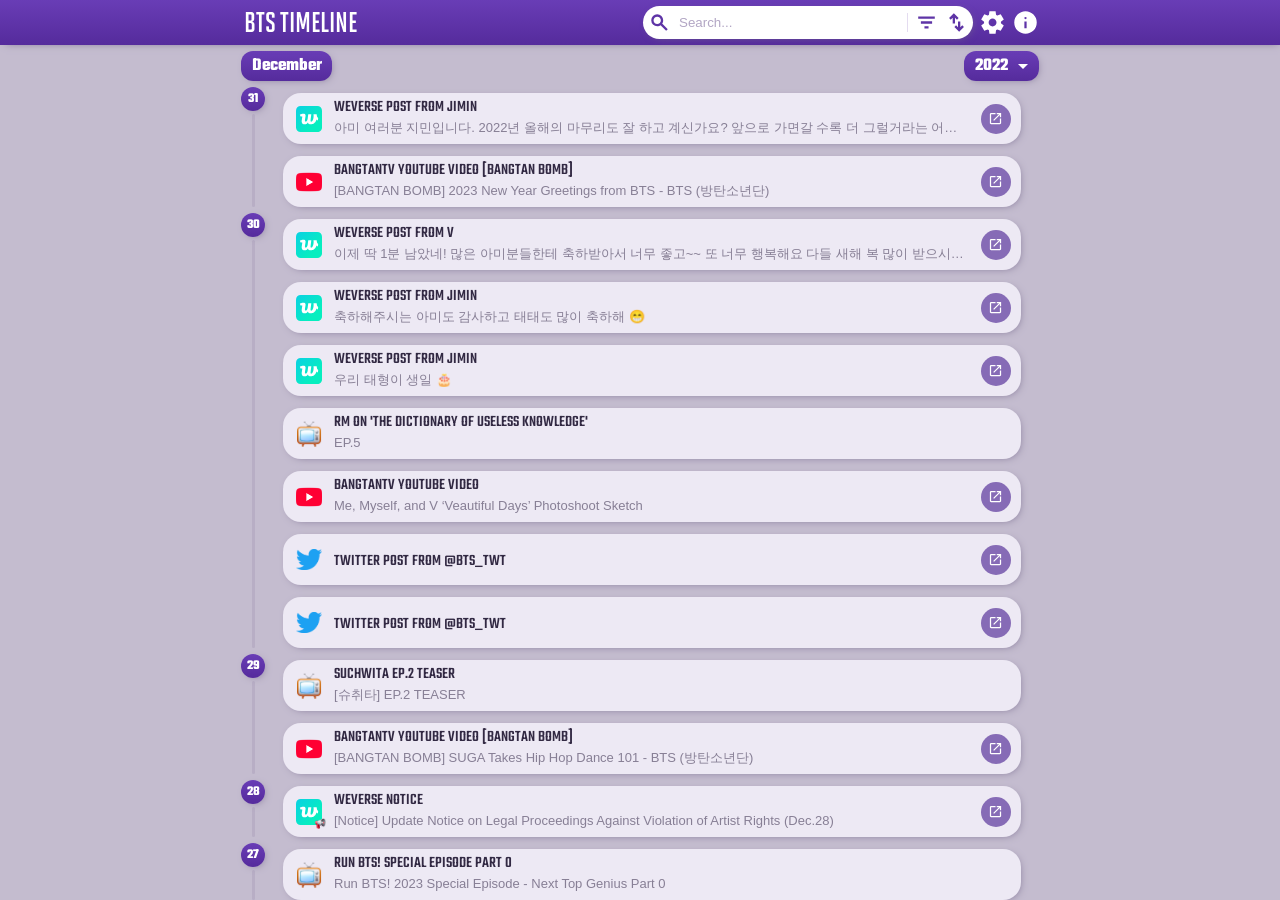
<file: years/2022.html>
<!DOCTYPE html>
<html lang="en">
<head>
    <meta charset="UTF-8">
    <meta name="viewport" content="width=device-width, initial-scale=1.0">
    <link rel="icon" type="image/png" href="images/logo.png">
    <title>BTS Timeline | 2022</title>
    <link rel="stylesheet" href="../style.css">
    <base target="_blank">
</head>
<body>
    <header>
        <div class="max-width">
        <!-- <div class="menu-btn"></div> -->
        <h1>BTS TIMELINE</h1>
        <div class="search-filter-order">
            <span class="search"></span>
            <input type="text" id="search" placeholder="Search..." oninput="filterItems()">
            <span class="filter">
                <div class="overlay">
                    <div class="box">
                        <h2>FILTER</h2>
                        <ul>
                            <li><label for="music"><input type="checkbox" checked="" id="music">Discography</label></li>
                            <li><label for="filmography"><input type="checkbox" checked="" id="filmography">Filmography</label></li>
                            <li><label for="videos"><input type="checkbox" checked="" id="videos">Videos</label></li>
                            <li><label for="photos"><input type="checkbox" checked="" id="photos">Photos</label></li>
                            <li><label for="dvd"><input type="checkbox" checked="" id="dvd">DVD / blu-ray / digital code</label></li>
                            <li><label for="live"><input type="checkbox" checked="" id="live">Livestreams</label></li>
                            
                            <li><label for="socialmedia"><input type="checkbox" checked="" id="socialmedia">Social Media</label></li>
                                <li><label for="youtube"><input type="checkbox" checked="" id="youtube">YouTube</label></li>
                                <li><label for="weverse"><input type="checkbox" checked="" id="weverse">Weverse</label></li>
                                <li><label for="twitter"><input type="checkbox" checked="" id="twitter">Twitter</label></li>
                                <li><label for="tiktok"><input type="checkbox" checked="" id="tiktok">TikTok</label></li>
                                <li><label for="stationhead"><input type="checkbox" checked="" id="stationhead">Stationhead</label></li>
                        </ul>
                    </div>
                </div>
            </span>
            <span class="order">
                <div class="overlay">
                    <div class="box">
                        <h2>ORDER</h2>
                        <ul>
                            <li><label for="newestfirst"><input type="radio" name="order" checked="" id="newestfirst">Newest first</label></li>
                            <li><label for="oldestfirst"><input type="radio" name="order" id="oldestfirst">Oldest first</label></li>
                        </ul>
                    </div>
                </div>
            </span>
        </div>
        <div class="settings-btn">
            <div class="settings">
                <h2>LANGUAGE</h2>
                <label for="english"><input name="language" type="radio" checked="" id="english">English</label>
                <label for="korean"><input name="language" type="radio" id="korean">Korean</label>
                <br>
                <h2>THEME</h2>
                <label for="theme-light"><input name="theme" type="radio" checked="" id="theme-light">Light</label>
                <label for="theme-dark"><input name="theme" type="radio" id="theme-dark">Dark</label>
                <br>

                <h2>SHOW/HIDE</h2>
                <p>TIME</p>
                <label for="showtime"><input name="time" type="radio" id="showtime">SHOW</label>
                <label for="hidetime"><input name="time" type="radio" checked="" id="hidetime">HIDE</label>
                <p>WEEKDAY</p>
                <label for="showweekday"><input name="weekday" type="radio" checked="" id="showweekday">SHOW</label>
                <label for="hideweekday"><input name="weekday" type="radio" id="hideweekday">HIDE</label>
            </div>
        </div>
        <a class="info-btn" href="infopage.html" target="_parent">

        </a>
        </div>
</header>
    <main>
        <div class="max-width">

    <div class="scroll">
    <div class="timeline flip">
    <div class="year">
            <h2>2022</h2>
            <div class="overlay">
            <div class="select-year">
                <ol>
                    <li><a target="_parent" href="../index.html">2026</a></li>
                    <li><a target="_parent" href="2025.html">2025</a></li>
                    <li><a target="_parent" href="2024.html">2024</a></li>
                    <li><a target="_parent" href="2023.html">2023</a></li>
                    <li id="selected-year">2022</li>
                    <li><a target="_parent" href="2021.html">2021</a></li>
                    <li><a target="_parent" href="2020.html">2020</a></li>
                    <li><a target="_parent" href="2019.html">2019</a></li>
                    <li><a target="_parent" href="2018.html">2018</a></li>
                    <li><a target="_parent" href="2017.html">2017</a></li>
                    <li><a target="_parent" href="2016.html">2016</a></li>
                    <li><a target="_parent" href="2015.html">2015</a></li>
                    <li><a target="_parent" href="2014.html">2014</a></li>
                    <li><a target="_parent" href="2013.html">2013</a></li>
                    <li><a target="_parent" href="2012.html">2012</a></li>
                </ol>
            </div>
            </div>
    </div>
<div class="month-overlay"><h3 class="month">December</h3>
<div class="day-overlay"><h4 class="day">31</h4>
<div class="entry-overlay weverse">
<time datetime="2022-12-31 23:54">23:54</time>
<article class="entry">
<div class="entry-main">
<span class="icon"></span>
<div class="entry-text">
<h5>WEVERSE POST FROM JIMIN</h5>
<p>아미 여러분 지민입니다.
2022년 올해의 마무리도 잘 하고 계신가요?
앞으로 가면갈 수록 더 그럴거라는 어른들의 이야기는 들었지만
올해는 정말 빠르게 지나간 것 같아 아쉬움이 많이 남는 해인 것 같아요.
무엇보다 여러분들과 자주 못 만났던 올해라 더 그렇겠죠?
그래도 올 해는 빠른만큼 참 많은 일들이 있었던 것 같아요.
코로나가 끝나고 오랜만에 여러분들과 만나서 울고 웃고 행복해 했었고,
우리 앨범이 나와서 음악방송 활동도 하고,
고향인 부산에서 대규모로 공연도 해보고,
호석이형 남준이형 열심히 준비한 앨범 무대들 보기도 하고,... 더 보기</p>
</div>
<a href="https://weverse.io/bts/artist/3-110384213"></a>
</div>
</article>
</div>
<div class="entry-overlay youtube bangtantv bangtanbomb">
<time datetime="2022-12-31"></time>
<article class="entry">
<div class="entry-main">
<span class="icon"></span>
<div class="entry-text">
<h5>BANGTANTV YOUTUBE VIDEO [BANGTAN BOMB]</h5>
<p class="kor">[BANGTAN BOMB] 2023 New Year Greetings from BTS - BTS (방탄소년단)</p>
<p class="eng">[BANGTAN BOMB] 2023 New Year Greetings from BTS - BTS (방탄소년단)</p>
</div>
<a href="https://www.youtube.com/watch?v=GmoVXwGpDbE"></a>
</div>
</article>
</div>
</div><div class="day-overlay"><h4 class="day">30</h4>
<div class="entry-overlay weverse">
<time datetime="2022-12-30 23:59">23:59</time>
<article class="entry">
<div class="entry-main">
<span class="icon"></span>
<div class="entry-text">
<h5>WEVERSE POST FROM V</h5>
<p>이제 딱 1분 남았네!
많은 아미분들한테 축하받아서 너무 좋고~~ 또 너무 행복해요
다들 새해 복 많이 받으시고 아프지마십시요~~🫠 보라행</p>
</div>
<a href="https://weverse.io/bts/artist/0-111070611"></a>
</div>
</article>
</div>
<div class="entry-overlay weverse">
<time datetime="2022-12-30 23:38">23:38</time>
<article class="entry">
<div class="entry-main">
<span class="icon"></span>
<div class="entry-text">
<h5>WEVERSE POST FROM JIMIN</h5>
<p>축하해주시는 아미도 감사하고
태태도 많이 축하해 😁</p>
</div>
<a href="https://weverse.io/bts/artist/0-111063559"></a>
</div>
</article>
</div>
<div class="entry-overlay weverse">
<time datetime="2022-12-30 21:40">21:40</time>
<article class="entry">
<div class="entry-main">
<span class="icon"></span>
<div class="entry-text">
<h5>WEVERSE POST FROM JIMIN</h5>
<p>우리 태형이 생일 🎂</p>
</div>
<a href="https://weverse.io/bts/artist/0-111036061"></a>
</div>
</article>
</div>
<div class="entry-overlay filmography guest">
<time datetime="2022-12-30 20:40">20:40</time>
<article class="entry">
<div class="entry-main">
<span class="icon"></span>
<div class="entry-text">
<h5 class="kor">RM on '알쓸인잡 (알아두면 쓸데없는 신비한 인간 잡학사전)'</h5>
<h5 class="eng">RM on 'The Dictionary of Useless Knowledge'</h5>
<p class="kor">5회</p>
<p class="eng">EP.5</p>
</div>
</div>
</article>
</div>
<div class="entry-overlay youtube bangtantv">
<time datetime="2022-12-30"></time>
<article class="entry">
<div class="entry-main">
<span class="icon"></span>
<div class="entry-text">
<h5>BANGTANTV YOUTUBE VIDEO</h5>
<p class="kor">Me, Myself, and V ‘Veautiful Days’ Photoshoot Sketch</p>
<p class="eng">Me, Myself, and V ‘Veautiful Days’ Photoshoot Sketch</p>
</div>
<a href="https://www.youtube.com/watch?v=XpHvUnl3ovs"></a>
</div>
</article>
</div>
<div class="entry-overlay twitter">
<time datetime="2022-12-30"></time>
<article class="entry">
<div class="entry-main">
<span class="icon"></span>
<div class="entry-text">
<h5>TWITTER POST FROM @BTS_TWT</h5>
</div>
<a href="https://x.com/BTS_twt/status/1608651928397025285"></a>
</div>
</article>
</div>
<div class="entry-overlay twitter">
<time datetime="2022-12-30"></time>
<article class="entry">
<div class="entry-main">
<span class="icon"></span>
<div class="entry-text">
<h5>TWITTER POST FROM @BTS_TWT</h5>
</div>
<a href="https://x.com/BTS_twt/status/1608764099651076097"></a>
</div>
</article>
</div>
</div><div class="day-overlay"><h4 class="day">29</h4>
<div class="entry-overlay filmography">
<time datetime="2022-12-29"></time>
<article class="entry">
<div class="entry-main">
<span class="icon"></span>
<div class="entry-text">
<h5 class="kor">슈취타 EP.2 TEASER</h5>
<h5 class="eng">SUCHWITA EP.2 TEASER</h5>
<p class="kor">[슈취타] EP.2 TEASER</p>
<p class="eng">[슈취타] EP.2 TEASER</p>
</div>
</div>
</article>
</div>
<div class="entry-overlay youtube bangtantv bangtanbomb">
<time datetime="2022-12-29"></time>
<article class="entry">
<div class="entry-main">
<span class="icon"></span>
<div class="entry-text">
<h5>BANGTANTV YOUTUBE VIDEO [BANGTAN BOMB]</h5>
<p class="kor">[BANGTAN BOMB] SUGA Takes Hip Hop Dance 101 - BTS (방탄소년단)</p>
<p class="eng">[BANGTAN BOMB] SUGA Takes Hip Hop Dance 101 - BTS (방탄소년단)</p>
</div>
<a href="https://www.youtube.com/watch?v=ZQSWZneoyH8"></a>
</div>
</article>
</div>
</div><div class="day-overlay"><h4 class="day">28</h4>
<div class="entry-overlay weverse notice">
<time datetime="2022-12-28"></time>
<article class="entry">
<div class="entry-main">
<span class="icon"></span>
<div class="entry-text">
<h5>WEVERSE NOTICE</h5>
<p class="kor">[안내] 아티스트 권익 침해 관련 법적 대응 진행 상황 안내 (12.28) (+ENG)</p>
<p class="eng">[Notice] Update Notice on Legal Proceedings Against Violation of Artist Rights (Dec.28)</p>
</div>
<a href="https://weverse.io/bts/notice/10277"></a>
</div>
</article>
</div>
</div><div class="day-overlay"><h4 class="day">27</h4>
<div class="entry-overlay filmography">
<time datetime="2022-12-27"></time>
<article class="entry">
<div class="entry-main">
<span class="icon"></span>
<div class="entry-text">
<h5 class="kor">달려라 방탄 Special Episode Part 0</h5>
<h5 class="eng">Run BTS! Special Episode Part 0</h5>
<p>Run BTS! 2023 Special Episode - Next Top Genius Part 0</p>
</div>
</div>
</article>
</div>
</div><div class="day-overlay"><h4 class="day">26</h4>
<div class="entry-overlay youtube bangtantv episode">
<time datetime="2022-12-26"></time>
<article class="entry">
<div class="entry-main">
<span class="icon"></span>
<div class="entry-text">
<h5>BANGTANTV YOUTUBE VIDEO [EPISODE]</h5>
<p class="kor">[EPISODE] 정국 (Jung Kook) FIFA World Cup 2022 Soundtrack ‘Dreamers’ MV Shoot Sketch - BTS (방탄소년단)</p>
<p class="eng">[EPISODE] 정국 (Jung Kook) FIFA World Cup 2022 Soundtrack ‘Dreamers’ MV Shoot Sketch - BTS (방탄소년단)</p>
</div>
<a href="https://www.youtube.com/watch?v=lcR8CBCW1bs"></a>
</div>
</article>
</div>
</div><div class="day-overlay"><h4 class="day">25</h4>
<div class="entry-overlay youtube bangtantv episode">
<time datetime="2022-12-25"></time>
<article class="entry">
<div class="entry-main">
<span class="icon"></span>
<div class="entry-text">
<h5>BANGTANTV YOUTUBE VIDEO [EPISODE]</h5>
<p class="kor">[EPISODE] BTS (방탄소년단) @ THE FACT MUSIC AWARDS</p>
<p class="eng">[EPISODE] BTS (방탄소년단) @ THE FACT MUSIC AWARDS</p>
</div>
<a href="https://www.youtube.com/watch?v=S1ZdFMz0RSw"></a>
</div>
</article>
</div>
</div><div class="day-overlay"><h4 class="day">24</h4>
<div class="entry-overlay weverse">
<time datetime="2022-12-24 22:25">22:25</time>
<article class="entry">
<div class="entry-main">
<span class="icon"></span>
<div class="entry-text">
<h5>WEVERSE POST FROM JIMIN</h5>
<p>진형도 메리크리스마스 🥺🙏</p>
</div>
<a href="https://weverse.io/bts/artist/4-109767568"></a>
</div>
</article>
</div>
<div class="entry-overlay weverse">
<time datetime="2022-12-24 22:24">22:24</time>
<article class="entry">
<div class="entry-main">
<span class="icon"></span>
<div class="entry-text">
<h5>WEVERSE POST FROM JIMIN</h5>
<p>옷 고르는데 하루 온종일 걸렸네 ㅎㅎ..
암튼 아미여러분 크리스마스에 소중한 분들이랑
소중한 시간 보내세요
Merry Christmas 🎄 😍</p>
</div>
<a href="https://weverse.io/bts/artist/0-110525956"></a>
</div>
</article>
</div>
<div class="entry-overlay weverse">
<time datetime="2022-12-24 22:20">22:20</time>
<article class="entry">
<div class="entry-main">
<span class="icon"></span>
<div class="entry-text">
<h5>WEVERSE POST FROM JIMIN</h5>
<p>휴 오랜만에 인스타 ㅎ</p>
</div>
<a href="https://weverse.io/bts/artist/0-110524392"></a>
</div>
</article>
</div>
<div class="entry-overlay weverse">
<time datetime="2022-12-24 21:44">21:44</time>
<article class="entry">
<div class="entry-main">
<span class="icon"></span>
<div class="entry-text">
<h5>WEVERSE POST FROM JIMIN</h5>
<p>그리기 실력이 줄었다..</p>
</div>
<a href="https://weverse.io/bts/artist/1-110529760"></a>
</div>
</article>
</div>
<div class="entry-overlay weverse">
<time datetime="2022-12-24 21:19">21:19</time>
<article class="entry">
<div class="entry-main">
<span class="icon"></span>
<div class="entry-text">
<h5>WEVERSE POST FROM JIMIN</h5>
<p>흐음</p>
</div>
<a href="https://weverse.io/bts/artist/2-110498195"></a>
</div>
</article>
</div>
<div class="entry-overlay weverse">
<time datetime="2022-12-24 21:17">21:17</time>
<article class="entry">
<div class="entry-main">
<span class="icon"></span>
<div class="entry-text">
<h5>WEVERSE POST FROM JIMIN</h5>
<p>저는 일단 침대 ㅋㅋㅋ.</p>
</div>
<a href="https://weverse.io/bts/artist/4-109726919"></a>
</div>
</article>
</div>
<div class="entry-overlay weverse">
<time datetime="2022-12-24 21:10">21:10</time>
<article class="entry">
<div class="entry-main">
<span class="icon"></span>
<div class="entry-text">
<h5>WEVERSE POST FROM JIMIN</h5>
<p>크리스마스인데 뭐하고 있어요 여러분?
여러분 사진 올려주세요..🥺</p>
</div>
<a href="https://weverse.io/bts/artist/1-110494862"></a>
</div>
</article>
</div>
<div class="entry-overlay bangtanblog">
<time datetime="2022-12-24 00:00">00:00</time>
<article class="entry">
<div class="entry-main">
<span class="icon"></span>
<div class="entry-text">
<h5>BANGTANBLOG POST</h5>
<p>It’s Beginning To Look A Lot Like Christmas (cover) by V of BTS</p>
</div>
<a href="https://bangtan.tistory.com/415"></a>
</div>
</article>
</div>
<div class="entry-overlay youtube bangtantv">
<time datetime="2022-12-24"></time>
<article class="entry">
<div class="entry-main">
<span class="icon"></span>
<div class="entry-text">
<h5>BANGTANTV YOUTUBE VIDEO</h5>
<p class="kor">It’s Beginning To Look A Lot Like Christmas (cover) by V of BTS</p>
<p class="eng">It’s Beginning To Look A Lot Like Christmas (cover) by V of BTS</p>
</div>
<a href="https://www.youtube.com/watch?v=QH4mCEanwKI"></a>
</div>
</article>
</div>
<div class="entry-overlay youtube bangtantv">
<time datetime="2022-12-24"></time>
<article class="entry">
<div class="entry-main">
<span class="icon"></span>
<div class="entry-text">
<h5>BANGTANTV YOUTUBE VIDEO</h5>
<p class="kor">It’s Beginning To Look A Lot Like Christmas (cover) by V of BTS</p>
<p class="eng">It’s Beginning To Look A Lot Like Christmas (cover) by V of BTS</p>
</div>
<a href="https://www.youtube.com/watch?v=ebGZSx4CDCE"></a>
</div>
</article>
</div>
<div class="entry-overlay youtube bangtantv">
<time datetime="2022-12-24"></time>
<article class="entry">
<div class="entry-main">
<span class="icon"></span>
<div class="entry-text">
<h5>BANGTANTV YOUTUBE SHORT</h5>
<p class="kor">방탄마을 사건 수첩🕵️‍♂️ #RunBTS #달방 EP.121 - 응답하라 방탄 마을 2 #Shorts</p>
<p class="eng">방탄마을 사건 수첩🕵️‍♂️ #RunBTS #달방 EP.121 - 응답하라 방탄 마을 2 #Shorts</p>
</div>
<a href="https://www.youtube.com/shorts/2TMSvM_51gQ"></a>
</div>
</article>
</div>
<div class="entry-overlay youtube bangtantv">
<time datetime="2022-12-24"></time>
<article class="entry">
<div class="entry-main">
<span class="icon"></span>
<div class="entry-text">
<h5>BANGTANTV YOUTUBE SHORT</h5>
<p class="kor">물폭탄 토론💧🧨 #RunBTS #달방 EP.131-132 77분 토론 #Shorts</p>
<p class="eng">물폭탄 토론💧🧨 #RunBTS #달방 EP.131-132 77분 토론 #Shorts</p>
</div>
<a href="https://www.youtube.com/shorts/PLYS_V-PtPg"></a>
</div>
</article>
</div>
<div class="entry-overlay youtube bangtantv">
<time datetime="2022-12-24"></time>
<article class="entry">
<div class="entry-main">
<span class="icon"></span>
<div class="entry-text">
<h5>BANGTANTV YOUTUBE SHORT</h5>
<p class="kor">방탄이 OO할 땐?🤔 #RunBTS #달방 2022 Special Episode Telepathy #Shorts</p>
<p class="eng">방탄이 OO할 땐?🤔 #RunBTS #달방 2022 Special Episode Telepathy #Shorts</p>
</div>
<a href="https://www.youtube.com/shorts/hDOCKN3Wu2U"></a>
</div>
</article>
</div>
<div class="entry-overlay youtube bangtantv">
<time datetime="2022-12-24"></time>
<article class="entry">
<div class="entry-main">
<span class="icon"></span>
<div class="entry-text">
<h5>BANGTANTV YOUTUBE SHORT</h5>
<p class="kor">보라요정🧚들의 갬성 따라잡기🧘 #RunBTS #달방 2022 Special Episode Fly BTS Fly #Shorts</p>
<p class="eng">보라요정🧚들의 갬성 따라잡기🧘 #RunBTS #달방 2022 Special Episode Fly BTS Fly #Shorts</p>
</div>
<a href="https://www.youtube.com/shorts/3-WQLAGac2s"></a>
</div>
</article>
</div>
<div class="entry-overlay youtube bangtantv">
<time datetime="2022-12-24"></time>
<article class="entry">
<div class="entry-main">
<span class="icon"></span>
<div class="entry-text">
<h5>BANGTANTV YOUTUBE SHORT</h5>
<p class="kor">방탄의 뷔주얼💎 #뷔 #V 지금 바로 #RunBTS #달방 으로 오세요! #Shorts</p>
<p class="eng">방탄의 뷔주얼💎 #뷔 #V 지금 바로 #RunBTS #달방 으로 오세요! #Shorts</p>
</div>
<a href="https://www.youtube.com/shorts/Ig8qDhNmzo0"></a>
</div>
</article>
</div>
<div class="entry-overlay youtube bangtantv">
<time datetime="2022-12-24"></time>
<article class="entry">
<div class="entry-main">
<span class="icon"></span>
<div class="entry-text">
<h5>BANGTANTV YOUTUBE SHORT</h5>
<p class="kor">방탄 대표 🐰, 황금막내 #정국 #JungKook 보러 지금 바로 #RunBTS #달방 으로 오세요! #Shorts</p>
<p class="eng">방탄 대표 🐰, 황금막내 #정국 #JungKook 보러 지금 바로 #RunBTS #달방 으로 오세요! #Shorts</p>
</div>
<a href="https://www.youtube.com/shorts/wvSupyK85Lw"></a>
</div>
</article>
</div>
</div><div class="day-overlay"><h4 class="day">23</h4>
<div class="entry-overlay filmography guest">
<time datetime="2022-12-23 20:50">20:50</time>
<article class="entry">
<div class="entry-main">
<span class="icon"></span>
<div class="entry-text">
<h5 class="kor">RM on '알쓸인잡 (알아두면 쓸데없는 신비한 인간 잡학사전)'</h5>
<h5 class="eng">RM on 'The Dictionary of Useless Knowledge'</h5>
<p class="kor">4회</p>
<p class="eng">EP.4</p>
</div>
</div>
</article>
</div>
<div class="entry-overlay youtube bangtantv">
<time datetime="2022-12-23"></time>
<article class="entry">
<div class="entry-main">
<span class="icon"></span>
<div class="entry-text">
<h5>BANGTANTV YOUTUBE SHORT</h5>
<p class="kor">퐁당퐁당 방탄을 던지자🌊 #RunBTS #달방 EP.83 - 여름 야유회 1 #Shorts</p>
<p class="eng">퐁당퐁당 방탄을 던지자🌊 #RunBTS #달방 EP.83 - 여름 야유회 1 #Shorts</p>
</div>
<a href="https://www.youtube.com/shorts/_41Jzuunw_U"></a>
</div>
</article>
</div>
<div class="entry-overlay youtube bangtantv">
<time datetime="2022-12-23"></time>
<article class="entry">
<div class="entry-main">
<span class="icon"></span>
<div class="entry-text">
<h5>BANGTANTV YOUTUBE SHORT</h5>
<p class="kor">BTS의 쉿! ASMR🗣️ #RunBTS #달방 EP.97 - 파자마 파티 1 #Shorts</p>
<p class="eng">BTS의 쉿! ASMR🗣️ #RunBTS #달방 EP.97 - 파자마 파티 1 #Shorts</p>
</div>
<a href="https://www.youtube.com/shorts/JwU4uP3CKao"></a>
</div>
</article>
</div>
<div class="entry-overlay youtube bangtantv">
<time datetime="2022-12-23"></time>
<article class="entry">
<div class="entry-main">
<span class="icon"></span>
<div class="entry-text">
<h5>BANGTANTV YOUTUBE SHORT</h5>
<p class="kor">학교 종이 땡땡땡🔔 공부 빼고 다 해요🏫 #RunBTS #달방 EP.112 - 달방 스쿨 1 #shorts</p>
<p class="eng">학교 종이 땡땡땡🔔 공부 빼고 다 해요🏫 #RunBTS #달방 EP.112 - 달방 스쿨 1 #shorts</p>
</div>
<a href="https://www.youtube.com/shorts/VJrXTRmP1bc"></a>
</div>
</article>
</div>
<div class="entry-overlay youtube bangtantv">
<time datetime="2022-12-23"></time>
<article class="entry">
<div class="entry-main">
<span class="icon"></span>
<div class="entry-text">
<h5>BANGTANTV YOUTUBE SHORT</h5>
<p class="kor">나는 너의 HOPE 너는 나의 HOPE💜 #제이홉 #jhope 지금 바로 #RunBTS #달방 으로 오세요! #Shorts</p>
<p class="eng">나는 너의 HOPE 너는 나의 HOPE💜 #제이홉 #jhope 지금 바로 #RunBTS #달방 으로 오세요! #Shorts</p>
</div>
<a href="https://www.youtube.com/shorts/3XkjoLgZr60"></a>
</div>
</article>
</div>
<div class="entry-overlay youtube bangtantv">
<time datetime="2022-12-23"></time>
<article class="entry">
<div class="entry-main">
<span class="icon"></span>
<div class="entry-text">
<h5>BANGTANTV YOUTUBE SHORT</h5>
<p class="kor">꽃🌼지민이라고 합니다 #지민 #Jimin 지금 바로 #RunBTS #달방 으로 오세요! #Shorts</p>
<p class="eng">꽃🌼지민이라고 합니다 #지민 #Jimin 지금 바로 #RunBTS #달방 으로 오세요! #Shorts</p>
</div>
<a href="https://www.youtube.com/shorts/E1tNn-Uxmuk"></a>
</div>
</article>
</div>
<div class="entry-overlay weverse notice">
<time datetime="2022-12-23"></time>
<article class="entry">
<div class="entry-main">
<span class="icon"></span>
<div class="entry-text">
<h5>WEVERSE NOTICE</h5>
<p class="kor">[공지] RM 'Indigo’ 연말 기념 LUCKY DRAW 이벤트 안내</p>
<p class="eng">[공지] RM 'Indigo’ 연말 기념 LUCKY DRAW 이벤트 안내</p>
</div>
<a href="https://weverse.io/bts/notice/10272"></a>
</div>
</article>
</div>
</div><div class="day-overlay"><h4 class="day">22</h4>
<div class="entry-overlay youtube bangtantv">
<time datetime="2022-12-22"></time>
<article class="entry">
<div class="entry-main">
<span class="icon"></span>
<div class="entry-text">
<h5>BANGTANTV YOUTUBE SHORT</h5>
<p class="kor">평균 연령 2n세의 촉감놀이🤎 #RunBTS #달방 EP.46 - 방탄공방 #Shorts</p>
<p class="eng">평균 연령 2n세의 촉감놀이🤎 #RunBTS #달방 EP.46 - 방탄공방 #Shorts</p>
</div>
<a href="https://www.youtube.com/shorts/95NW3MuA6KM"></a>
</div>
</article>
</div>
<div class="entry-overlay youtube bangtantv">
<time datetime="2022-12-22"></time>
<article class="entry">
<div class="entry-main">
<span class="icon"></span>
<div class="entry-text">
<h5>BANGTANTV YOUTUBE SHORT</h5>
<p class="kor">열일하는 맏형 미모✨ 대유잼 #진 #Jin 지금 바로 #RunBTS #달방 으로 오세요! #Shorts</p>
<p class="eng">열일하는 맏형 미모✨ 대유잼 #진 #Jin 지금 바로 #RunBTS #달방 으로 오세요! #Shorts</p>
</div>
<a href="https://www.youtube.com/shorts/-nLBPdig5H8"></a>
</div>
</article>
</div>
<div class="entry-overlay youtube bangtantv">
<time datetime="2022-12-22"></time>
<article class="entry">
<div class="entry-main">
<span class="icon"></span>
<div class="entry-text">
<h5>BANGTANTV YOUTUBE SHORT</h5>
<p class="kor">이것이 바로 물(Water)아일체💦 #RunBTS #달방 EP.61 - 방탄 사우나 1 #Shorts</p>
<p class="eng">이것이 바로 물(Water)아일체💦 #RunBTS #달방 EP.61 - 방탄 사우나 1 #Shorts</p>
</div>
<a href="https://www.youtube.com/shorts/EwzHe85V6rs"></a>
</div>
</article>
</div>
<div class="entry-overlay youtube bangtantv">
<time datetime="2022-12-22"></time>
<article class="entry">
<div class="entry-main">
<span class="icon"></span>
<div class="entry-text">
<h5>BANGTANTV YOUTUBE SHORT</h5>
<p class="kor">평화로운 토론토 여행 Vlog😎 #RunBTS #달방 EP.69 - BTS in Toronto 1 #Shorts</p>
<p class="eng">평화로운 토론토 여행 Vlog😎 #RunBTS #달방 EP.69 - BTS in Toronto 1 #Shorts</p>
</div>
<a href="https://www.youtube.com/shorts/eVsEMxdP78I"></a>
</div>
</article>
</div>
<div class="entry-overlay youtube bangtantv">
<time datetime="2022-12-22"></time>
<article class="entry">
<div class="entry-main">
<span class="icon"></span>
<div class="entry-text">
<h5>BANGTANTV YOUTUBE SHORT</h5>
<p class="kor">민애옹 그 잡채🐱 #슈가 #SUGA 지금 바로 #RunBTS #달방 으로 오세요! #Shorts</p>
<p class="eng">민애옹 그 잡채🐱 #슈가 #SUGA 지금 바로 #RunBTS #달방 으로 오세요! #Shorts</p>
</div>
<a href="https://www.youtube.com/shorts/qWuMeOYiybc"></a>
</div>
</article>
</div>
</div><div class="day-overlay"><h4 class="day">21</h4>
<div class="entry-overlay youtube bangtantv bangtanbomb">
<time datetime="2022-12-21"></time>
<article class="entry">
<div class="entry-main">
<span class="icon"></span>
<div class="entry-text">
<h5>BANGTANTV YOUTUBE VIDEO [BANGTAN BOMB]</h5>
<p class="kor">[BANGTAN BOMB] RM's Cyanotype Experience with SUGA and Jimin - BTS (방탄소년단)</p>
<p class="eng">[BANGTAN BOMB] RM's Cyanotype Experience with SUGA and Jimin - BTS (방탄소년단)</p>
</div>
<a href="https://www.youtube.com/watch?v=98oXJvAkKRU"></a>
</div>
</article>
</div>
<div class="entry-overlay youtube bangtantv">
<time datetime="2022-12-21"></time>
<article class="entry">
<div class="entry-main">
<span class="icon"></span>
<div class="entry-text">
<h5>BANGTANTV YOUTUBE SHORT</h5>
<p class="kor">🎢놀이공원에서 득음 class 듣고온 방탄이들 #RunBTS #달방 EP.3 - 놀이공원 #Shorts</p>
<p class="eng">🎢놀이공원에서 득음 class 듣고온 방탄이들 #RunBTS #달방 EP.3 - 놀이공원 #Shorts</p>
</div>
<a href="https://www.youtube.com/shorts/Hk9vLIU5C90"></a>
</div>
</article>
</div>
<div class="entry-overlay youtube bangtantv">
<time datetime="2022-12-21"></time>
<article class="entry">
<div class="entry-main">
<span class="icon"></span>
<div class="entry-text">
<h5>BANGTANTV YOUTUBE SHORT</h5>
<p class="kor">ARMY! BTS의 💜를 받아랏! #RunBTS #달방 EP.5 - 한가위 맞이: 100초 운동회 #Shorts</p>
<p class="eng">ARMY! BTS의 💜를 받아랏! #RunBTS #달방 EP.5 - 한가위 맞이: 100초 운동회 #Shorts</p>
</div>
<a href="https://www.youtube.com/shorts/OqPueiWYgFA"></a>
</div>
</article>
</div>
<div class="entry-overlay youtube bangtantv">
<time datetime="2022-12-21"></time>
<article class="entry">
<div class="entry-main">
<span class="icon"></span>
<div class="entry-text">
<h5>BANGTANTV YOUTUBE SHORT</h5>
<p class="kor">BTS가 밥해줄게 🍚🍴 #RunBTS #달방 EP.20 - 한식대첩 #Shorts</p>
<p class="eng">BTS가 밥해줄게 🍚🍴 #RunBTS #달방 EP.20 - 한식대첩 #Shorts</p>
</div>
<a href="https://www.youtube.com/shorts/y-kxXEgGn8M"></a>
</div>
</article>
</div>
<div class="entry-overlay youtube bangtantv">
<time datetime="2022-12-21"></time>
<article class="entry">
<div class="entry-main">
<span class="icon"></span>
<div class="entry-text">
<h5>BANGTANTV YOUTUBE SHORT</h5>
<p class="kor">BTS 하늘 위로 발사💨 #RunBTS #달방 EP.33 - BTS x 마니또 1 #Shorts</p>
<p class="eng">BTS 하늘 위로 발사💨 #RunBTS #달방 EP.33 - BTS x 마니또 1 #Shorts</p>
</div>
<a href="https://www.youtube.com/shorts/rIfudshrhLY"></a>
</div>
</article>
</div>
<div class="entry-overlay youtube bangtantv">
<time datetime="2022-12-21"></time>
<article class="entry">
<div class="entry-main">
<span class="icon"></span>
<div class="entry-text">
<h5>BANGTANTV YOUTUBE SHORT</h5>
<p class="kor">BTS는 게임을 찢어🤩 #RunBTS #달방 EP.39 - 방탄 골든벨 1 #Shorts</p>
<p class="eng">BTS는 게임을 찢어🤩 #RunBTS #달방 EP.39 - 방탄 골든벨 1 #Shorts</p>
</div>
<a href="https://www.youtube.com/shorts/xofhMwXvlmw"></a>
</div>
</article>
</div>
<div class="entry-overlay youtube bangtantv">
<time datetime="2022-12-21"></time>
<article class="entry">
<div class="entry-main">
<span class="icon"></span>
<div class="entry-text">
<h5>BANGTANTV YOUTUBE SHORT</h5>
<p class="kor">방탄의 영원한 리더💜#김남준 #RM 지금 바로 #RunBTS #달방 으로 오세요! #Shorts</p>
<p class="eng">방탄의 영원한 리더💜#김남준 #RM 지금 바로 #RunBTS #달방 으로 오세요! #Shorts</p>
</div>
<a href="https://www.youtube.com/shorts/QOeVLCliJuc"></a>
</div>
</article>
</div>
</div><div class="day-overlay"><h4 class="day">20</h4>
<div class="entry-overlay weverse notice">
<time datetime="2022-12-20"></time>
<article class="entry">
<div class="entry-main">
<span class="icon"></span>
<div class="entry-text">
<h5>WEVERSE NOTICE</h5>
<p class="kor">[공지] BTS: Yet To Come in Cinemas 개봉 안내 (+ENG)</p>
<p class="eng">[공지] BTS: Yet To Come in Cinemas 개봉 안내 (+ENG)</p>
</div>
<a href="https://weverse.io/bts/notice/10234"></a>
</div>
</article>
</div>
</div><div class="day-overlay"><h4 class="day">18</h4>
<div class="entry-overlay youtube bangtantv bangtanbomb">
<time datetime="2022-12-18"></time>
<article class="entry">
<div class="entry-main">
<span class="icon"></span>
<div class="entry-text">
<h5>BANGTANTV YOUTUBE VIDEO [BANGTAN BOMB]</h5>
<p class="kor">[BANGTAN BOMB] j-hope’s Visit to 2022 BTS EXHIBITION : Proof in Tokyo - BTS (방탄소년단)</p>
<p class="eng">[BANGTAN BOMB] j-hope’s Visit to 2022 BTS EXHIBITION : Proof in Tokyo - BTS (방탄소년단)</p>
</div>
<a href="https://www.youtube.com/watch?v=yl-NDHmUk5I"></a>
</div>
</article>
</div>
</div><div class="day-overlay"><h4 class="day">17</h4>
<div class="entry-overlay youtube bangtantv">
<time datetime="2022-12-17"></time>
<article class="entry">
<div class="entry-main">
<span class="icon"></span>
<div class="entry-text">
<h5>BANGTANTV YOUTUBE VIDEO</h5>
<p class="kor">RM ‘All Day (with 김남준)’ Part 2</p>
<p class="eng">RM ‘All Day (with 김남준)’ Part 2</p>
</div>
<a href="https://www.youtube.com/watch?v=1Y5k1kggyYs"></a>
</div>
</article>
</div>
</div><div class="day-overlay"><h4 class="day">16</h4>
<div class="entry-overlay filmography guest">
<time datetime="2022-12-16 20:50">20:50</time>
<article class="entry">
<div class="entry-main">
<span class="icon"></span>
<div class="entry-text">
<h5 class="kor">RM on '알쓸인잡 (알아두면 쓸데없는 신비한 인간 잡학사전)'</h5>
<h5 class="eng">RM on 'The Dictionary of Useless Knowledge'</h5>
<p class="kor">3회</p>
<p class="eng">EP.3</p>
</div>
</div>
</article>
</div>
<div class="entry-overlay youtube bangtantv">
<time datetime="2022-12-16"></time>
<article class="entry">
<div class="entry-main">
<span class="icon"></span>
<div class="entry-text">
<h5>BANGTANTV YOUTUBE VIDEO</h5>
<p class="kor">RM Live in Seoul @ 롤링홀</p>
<p class="eng">RM Live in Seoul @ 롤링홀</p>
</div>
<a href="https://www.youtube.com/watch?v=6ZIh3ZLbUv8"></a>
</div>
</article>
</div>
</div><div class="day-overlay"><h4 class="day">15</h4>
<div class="entry-overlay weverse">
<time datetime="2022-12-15 20:04">20:04</time>
<article class="entry">
<div class="entry-main">
<span class="icon"></span>
<div class="entry-text">
<h5>WEVERSE POST FROM JIMIN</h5>
<p>날씨가 진짜 많이 추워요
감기 조심하세요</p>
</div>
<a href="https://weverse.io/bts/artist/0-110096561"></a>
</div>
</article>
</div>
<div class="entry-overlay weverse">
<time datetime="2022-12-15 09:19">09:19</time>
<article class="entry">
<div class="entry-main">
<span class="icon"></span>
<div class="entry-text">
<h5>WEVERSE POST FROM JIMIN</h5>
<p>우리 진형 훈련하고 있으려나</p>
</div>
<a href="https://weverse.io/bts/artist/4-109324401"></a>
</div>
</article>
</div>
<div class="entry-overlay youtube bangtantv bangtanbomb">
<time datetime="2022-12-15"></time>
<article class="entry">
<div class="entry-main">
<span class="icon"></span>
<div class="entry-text">
<h5>BANGTANTV YOUTUBE VIDEO [BANGTAN BOMB]</h5>
<p class="kor">[BANGTAN BOMB] Jin’s Entrance Ceremony with BTS - BTS (방탄소년단)</p>
<p class="eng">[BANGTAN BOMB] Jin’s Entrance Ceremony with BTS - BTS (방탄소년단)</p>
</div>
<a href="https://www.youtube.com/watch?v=L-orDkbsuHk"></a>
</div>
</article>
</div>
<div class="entry-overlay youtube bangtantv">
<time datetime="2022-12-15"></time>
<article class="entry">
<div class="entry-main">
<span class="icon"></span>
<div class="entry-text">
<h5>BANGTANTV YOUTUBE VIDEO</h5>
<p class="kor">RM Live in Seoul @ 롤링홀 Teaser 2</p>
<p class="eng">RM Live in Seoul @ Rolling Hall Teaser 2</p>
</div>
<a href="https://www.youtube.com/watch?v=lZojhN_fHVc"></a>
</div>
</article>
</div>
<div class="entry-overlay weverse">
<time datetime="2022-12-15"></time>
<article class="entry">
<div class="entry-main">
<span class="icon"></span>
<div class="entry-text">
<h5>WEVERSE MAGAZINE</h5>
<p class="kor">RM이 낸 길</p>
<p class="eng">RM paves the way</p>
</div>
<a href="https://magazine.weverse.io/article/view/600"></a>
</div>
</article>
</div>
</div><div class="day-overlay"><h4 class="day">14</h4>
<div class="entry-overlay filmography guest">
<time datetime="2022-12-14"></time>
<article class="entry">
<div class="entry-main">
<span class="icon"></span>
<div class="entry-text">
<h5 class="kor">RM on '피식쇼'</h5>
<h5 class="eng">RM on 'PSICK SHOW'</h5>
<p>BTS RM에게 2022년 소득세를 묻다</p>
</div>
</div>
</article>
</div>
<div class="entry-overlay youtube bangtantv">
<time datetime="2022-12-14"></time>
<article class="entry">
<div class="entry-main">
<span class="icon"></span>
<div class="entry-text">
<h5>BANGTANTV YOUTUBE VIDEO</h5>
<p class="kor">RM Live in Seoul @ 롤링홀 Teaser 1</p>
<p class="eng">RM Live in Seoul @ Rolling Hall Teaser</p>
</div>
<a href="https://www.youtube.com/watch?v=T3YkEy9obXA"></a>
</div>
</article>
</div>
</div><div class="day-overlay"><h4 class="day">13</h4>
<div class="entry-overlay weverse">
<time datetime="2022-12-13 08:52">08:52</time>
<article class="entry">
<div class="entry-main">
<span class="icon"></span>
<div class="entry-text">
<h5>WEVERSE POST FROM JIN</h5>
<p>자 이제 커튼콜 시간이다
(군대갈 때 해보고 싶었음)
(게임 캐릭터 '진' 대사)</p>
</div>
<a href="https://weverse.io/bts/artist/1-110010321"></a>
</div>
</article>
</div>
<div class="entry-overlay twitter">
<time datetime="2022-12-13"></time>
<article class="entry">
<div class="entry-main">
<span class="icon"></span>
<div class="entry-text">
<h5>TWITTER POST FROM @BTS_TWT</h5>
</div>
<a href="https://x.com/BTS_twt/status/1602568503458156544"></a>
</div>
</article>
</div>
</div><div class="day-overlay"><h4 class="day">12</h4>
<div class="entry-overlay youtube bangtantv">
<time datetime="2022-12-12"></time>
<article class="entry">
<div class="entry-main">
<span class="icon"></span>
<div class="entry-text">
<h5>BANGTANTV YOUTUBE VIDEO</h5>
<p class="kor">RM ‘Indigo’ Official Merch. Mood Film</p>
<p class="eng">RM ‘Indigo’ Official Merch. Mood Film</p>
</div>
<a href="https://www.youtube.com/watch?v=ApbTdw_3xo4"></a>
</div>
</article>
</div>
<div class="entry-overlay youtube bangtantv bangtanbomb">
<time datetime="2022-12-12"></time>
<article class="entry">
<div class="entry-main">
<span class="icon"></span>
<div class="entry-text">
<h5>BANGTANTV YOUTUBE VIDEO [BANGTAN BOMB]</h5>
<p class="kor">[BANGTAN BOMB] "Kim Eana’s Starry Night" Special Host V - BTS (방탄소년단)</p>
<p class="eng">[BANGTAN BOMB] "Kim Eana’s Starry Night" Special Host V - BTS (방탄소년단)</p>
</div>
<a href="https://www.youtube.com/watch?v=YjrQDobGsU0"></a>
</div>
</article>
</div>
<div class="entry-overlay weverse">
<time datetime="2022-12-12"></time>
<article class="entry">
<div class="entry-main">
<span class="icon"></span>
<div class="entry-text">
<h5>WEVERSE MAGAZINE</h5>
<p class="kor">2022 방탄소년단 MOMENT - 자체 콘텐츠</p>
<p class="eng">2022 BTS MOMENT: Original content</p>
</div>
<a href="https://magazine.weverse.io/article/view/595"></a>
</div>
</article>
</div>
<div class="entry-overlay weverse notice">
<time datetime="2022-12-12"></time>
<article class="entry">
<div class="entry-main">
<span class="icon"></span>
<div class="entry-text">
<h5>WEVERSE NOTICE</h5>
<p class="kor">[공지] 아미집, 아미피디아 관련 안내(+ENG/JPN/CHN)</p>
<p class="eng">[Notice] Announcement on ARMY ZIP, ARMYPEDIA</p>
</div>
<a href="https://weverse.io/bts/notice/10206"></a>
</div>
</article>
</div>
</div><div class="day-overlay"><h4 class="day">11</h4>
<div class="entry-overlay weverse">
<time datetime="2022-12-11 22:02">22:02</time>
<article class="entry">
<div class="entry-main">
<span class="icon"></span>
<div class="entry-text">
<h5>WEVERSE POST FROM JIN</h5>
<p>ㅋㅋㅋㅋㅋㅋㅋㅋㅋㅋ 생각보단 기여움</p>
</div>
<a href="https://weverse.io/bts/artist/2-109924826"></a>
</div>
</article>
</div>
<div class="entry-overlay weverse">
<time datetime="2022-12-11 00:35">00:35</time>
<article class="entry">
<div class="entry-main">
<span class="icon"></span>
<div class="entry-text">
<h5>WEVERSE POST FROM JIMIN</h5>
<p>일 잘 다녀왔다는 말을 못하고 잠들었네요 ㅎㅎ
오늘 반겨주셔서 감사해요 아미 ㅎㅎ</p>
</div>
<a href="https://weverse.io/bts/artist/3-109122931"></a>
</div>
</article>
</div>
<div class="entry-overlay youtube bangtantv episode">
<time datetime="2022-12-11"></time>
<article class="entry">
<div class="entry-main">
<span class="icon"></span>
<div class="entry-text">
<h5>BANGTANTV YOUTUBE VIDEO [EPISODE]</h5>
<p class="kor">[EPISODE] RM ‘Still Life (with Anderson .Paak)’ MV Shoot Sketch - BTS (방탄소년단)</p>
<p class="eng">[EPISODE] RM ‘Still Life (with Anderson .Paak)’ MV Shoot Sketch - BTS (방탄소년단)</p>
</div>
<a href="https://www.youtube.com/watch?v=lPRLgAMro8k"></a>
</div>
</article>
</div>
</div><div class="day-overlay"><h4 class="day">10</h4>
<div class="entry-overlay youtube bangtantv">
<time datetime="2022-12-10"></time>
<article class="entry">
<div class="entry-main">
<span class="icon"></span>
<div class="entry-text">
<h5>BANGTANTV YOUTUBE VIDEO</h5>
<p class="kor">Me, Myself, and V ‘Veautiful Days’ Production Film</p>
<p class="eng">Me, Myself, and V ‘Veautiful Days’ Production Film</p>
</div>
<a href="https://www.youtube.com/watch?v=JqKszei5ktA"></a>
</div>
</article>
</div>
<div class="entry-overlay youtube bangtantv">
<time datetime="2022-12-10"></time>
<article class="entry">
<div class="entry-main">
<span class="icon"></span>
<div class="entry-text">
<h5>BANGTANTV YOUTUBE VIDEO</h5>
<p class="kor">RM ‘All Day (with 김남준)’ Part 1</p>
<p class="eng">RM ‘All Day (with 김남준)’ Part 1</p>
</div>
<a href="https://www.youtube.com/watch?v=2xTx04wez0w"></a>
</div>
</article>
</div>
<div class="entry-overlay weverse notice">
<time datetime="2022-12-10"></time>
<article class="entry">
<div class="entry-main">
<span class="icon"></span>
<div class="entry-text">
<h5>WEVERSE NOTICE</h5>
<p class="kor">[공지] 슈퍼스타 진의 우떠 챌린지 ARMY EVENT 당첨자 안내 (+ENG/JPN/CHN)(+당첨자 추가)</p>
<p class="eng">[NOTICE] Jin's Special Challenge for ARMY EVENT Winner Announcement (+KOR/JPN/CHN)(+Additional winner announcement)</p>
</div>
<a href="https://weverse.io/bts/notice/10191"></a>
</div>
</article>
</div>
</div><div class="day-overlay"><h4 class="day">9</h4>
<div class="entry-overlay filmography guest">
<time datetime="2022-12-09 20:50">20:50</time>
<article class="entry">
<div class="entry-main">
<span class="icon"></span>
<div class="entry-text">
<h5 class="kor">RM on '알쓸인잡 (알아두면 쓸데없는 신비한 인간 잡학사전)'</h5>
<h5 class="eng">RM on 'The Dictionary of Useless Knowledge'</h5>
<p class="kor">2회</p>
<p class="eng">EP.2</p>
</div>
</div>
</article>
</div>
<div class="entry-overlay youtube bangtantv">
<time datetime="2022-12-09"></time>
<article class="entry">
<div class="entry-main">
<span class="icon"></span>
<div class="entry-text">
<h5>BANGTANTV YOUTUBE VIDEO</h5>
<p class="kor">RM Live in New York @ Dia Beacon</p>
<p class="eng">RM Live in New York @ Dia Beacon</p>
</div>
<a href="https://www.youtube.com/watch?v=gduuajhODOU"></a>
</div>
</article>
</div>
</div><div class="day-overlay"><h4 class="day">8</h4>
<div class="entry-overlay youtube bangtantv">
<time datetime="2022-12-08"></time>
<article class="entry">
<div class="entry-main">
<span class="icon"></span>
<div class="entry-text">
<h5>BANGTANTV YOUTUBE VIDEO</h5>
<p class="kor">Me, Myself, and V ‘Veautiful Days’ Concept Film</p>
<p class="eng">Me, Myself, and V ‘Veautiful Days’ Concept Film</p>
</div>
<a href="https://www.youtube.com/watch?v=o1jvlxyMRyE"></a>
</div>
</article>
</div>
<div class="entry-overlay youtube bangtantv episode">
<time datetime="2022-12-08"></time>
<article class="entry">
<div class="entry-main">
<span class="icon"></span>
<div class="entry-text">
<h5>BANGTANTV YOUTUBE VIDEO [EPISODE]</h5>
<p class="kor">[EPISODE] RM ‘들꽃놀이 (with 조유진)’ MV Shoot Sketch - BTS (방탄소년단)</p>
<p class="eng">[EPISODE] RM ‘들꽃놀이 (with 조유진)’ MV Shoot Sketch - BTS (방탄소년단)</p>
</div>
<a href="https://www.youtube.com/watch?v=q6AE2RC9tCA"></a>
</div>
</article>
</div>
<div class="entry-overlay weverse notice">
<time datetime="2022-12-08"></time>
<article class="entry">
<div class="entry-main">
<span class="icon"></span>
<div class="entry-text">
<h5>WEVERSE NOTICE</h5>
<p class="kor">[공지] Special 8 Photo-Folio Me, Myself, and V ‘Veautiful Days’ 출시 안내 (+ENG/JPN)</p>
<p class="eng">[공지] Special 8 Photo-Folio Me, Myself, and V ‘Veautiful Days’ 출시 안내 (+ENG/JPN)</p>
</div>
<a href="https://weverse.io/bts/notice/10121"></a>
</div>
</article>
</div>
</div><div class="day-overlay"><h4 class="day">7</h4>
<div class="entry-overlay weverse">
<time datetime="2022-12-07 21:51">21:51</time>
<article class="entry">
<div class="entry-main">
<span class="icon"></span>
<div class="entry-text">
<h5>WEVERSE POST FROM JIN</h5>
<p>제이홉이 도안한 케이크</p>
</div>
<a href="https://weverse.io/bts/artist/1-109755411"></a>
</div>
</article>
</div>
<div class="entry-overlay video">
<time datetime="2022-12-07"></time>
<article class="entry">
<div class="entry-main">
<span class="icon"></span>
<div class="entry-text">
<h5>RM MUSIC VIDEO</h5>
<p class="kor">RM 'Still Life (with Anderson .Paak)' Official MV</p>
<p class="eng">RM 'Still Life (with Anderson .Paak)' Official MV</p>
</div>
</div>
</article>
</div>
<div class="entry-overlay youtube bangtantv dancepractice">
<time datetime="2022-12-07"></time>
<article class="entry">
<div class="entry-main">
<span class="icon"></span>
<div class="entry-text">
<h5>BANGTANTV YOUTUBE VIDEO [DANCE PRACTICE]</h5>
<p class="kor">[CHOREOGRAPHY] j-hope ‘MORE’ Dance Practice (MAMA 2022 ver.)</p>
<p class="eng">[CHOREOGRAPHY] j-hope ‘MORE’ Dance Practice (MAMA 2022 ver.)</p>
</div>
<a href="https://www.youtube.com/watch?v=H26Jg_eMqBM"></a>
</div>
</article>
</div>
<div class="entry-overlay youtube bangtantv">
<time datetime="2022-12-07"></time>
<article class="entry">
<div class="entry-main">
<span class="icon"></span>
<div class="entry-text">
<h5>BANGTANTV YOUTUBE SHORT</h5>
<p class="kor">Me, Myself, and V ‘Veautiful days’ Mood Sampler 1</p>
<p class="eng">Me, Myself, and V ‘Veautiful days’ Mood Sampler 1</p>
</div>
<a href="https://www.youtube.com/shorts/M6iepLGZxmE"></a>
</div>
</article>
</div>
<div class="entry-overlay youtube bangtantv">
<time datetime="2022-12-07"></time>
<article class="entry">
<div class="entry-main">
<span class="icon"></span>
<div class="entry-text">
<h5>BANGTANTV YOUTUBE SHORT</h5>
<p class="kor">Me, Myself, and V ‘Veautiful days’ Mood Sampler 2</p>
<p class="eng">Me, Myself, and V ‘Veautiful days’ Mood Sampler 2</p>
</div>
<a href="https://www.youtube.com/shorts/RcbRMgIP_l4"></a>
</div>
</article>
</div>
<div class="entry-overlay weverse notice">
<time datetime="2022-12-07"></time>
<article class="entry">
<div class="entry-main">
<span class="icon"></span>
<div class="entry-text">
<h5>WEVERSE NOTICE</h5>
<p class="kor">[NOTICE] BTS POP-UP : SPACE OF BTS in LONDON Guest Admission & Purchasing Guide (ENG)(+EXTENDING to Feb. 15)</p>
<p class="eng">[NOTICE] BTS POP-UP : SPACE OF BTS in LONDON Guest Admission & Purchasing Guide (ENG)(+EXTENDING to Feb. 15)</p>
</div>
<a href="https://weverse.io/bts/notice/10136"></a>
</div>
</article>
</div>
</div><div class="day-overlay"><h4 class="day">6</h4>
<div class="entry-overlay weverse notice">
<time datetime="2022-12-06"></time>
<article class="entry">
<div class="entry-main">
<span class="icon"></span>
<div class="entry-text">
<h5>WEVERSE NOTICE</h5>
<p class="kor">[공지] 방탄소년단 진 군 입대 안내 (+ENG/JPN/CHN)</p>
<p class="eng">[Notice] Start of BTS member Jin’s military service notice (+KOR/JPN/CHN)</p>
</div>
<a href="https://weverse.io/bts/notice/10145"></a>
</div>
</article>
</div>
<div class="entry-overlay stationhead">
<time datetime="2022-12-06"></time>
<article class="entry">
<div class="entry-main">
<span class="icon"></span>
<div class="entry-text">
<h5>STATIONHEAD LIVE WITH RM</h5>
<p>RM 'Indigo'</p>
</div>
<a href="https://www.stationhead.com/s/899968"></a>
</div>
</article>
</div>
</div><div class="day-overlay"><h4 class="day">5</h4>
<div class="entry-overlay weverse live">
<time datetime="2022-12-05 21:29">21:29</time>
<article class="entry">
<div class="entry-main">
<span class="icon"></span>
<div class="entry-text">
<h5>RM WEVERSE LIVE</h5>
<p class="kor">Indigo Short Behind</p>
<p class="eng">Indigo Short Behind</p>
</div>
<a href="https://weverse.io/bts/live/1-109668760"></a>
</div>
</article>
</div>
<div class="entry-overlay filmography">
<time datetime="2022-12-05"></time>
<article class="entry">
<div class="entry-main">
<span class="icon"></span>
<div class="entry-text">
<h5 class="kor">슈취타 EP.1</h5>
<h5 class="eng">SUCHWITA EP.1</h5>
<p class="kor">[슈취타] EP.1 SUGA with RM</p>
<p class="eng">[슈취타] EP.1 SUGA with RM</p>
</div>
</div>
</article>
</div>
<div class="entry-overlay youtube bangtantv">
<time datetime="2022-12-05"></time>
<article class="entry">
<div class="entry-main">
<span class="icon"></span>
<div class="entry-text">
<h5>BANGTANTV YOUTUBE VIDEO</h5>
<p class="kor">RM 'No.2 (with 박지윤)' Visualizer</p>
<p class="eng">RM 'No.2 (with parkjiyoon)' Visualizer</p>
</div>
<a href="https://www.youtube.com/watch?v=EJiPWFZjFxU"></a>
</div>
</article>
</div>
<div class="entry-overlay youtube bangtantv">
<time datetime="2022-12-05"></time>
<article class="entry">
<div class="entry-main">
<span class="icon"></span>
<div class="entry-text">
<h5>BANGTANTV YOUTUBE VIDEO</h5>
<p class="kor">RM 'Hectic (with Colde)' Visualizer</p>
<p class="eng">RM 'Hectic (with Colde)' Visualizer</p>
</div>
<a href="https://www.youtube.com/watch?v=6eeFjXWUJr4"></a>
</div>
</article>
</div>
<div class="entry-overlay youtube bangtantv">
<time datetime="2022-12-05"></time>
<article class="entry">
<div class="entry-main">
<span class="icon"></span>
<div class="entry-text">
<h5>BANGTANTV YOUTUBE SHORT</h5>
<p class="kor">Me, Myself, and V ‘Veautiful Days’ Teaser</p>
<p class="eng">Me, Myself, and V ‘Veautiful Days’ Teaser</p>
</div>
<a href="https://www.youtube.com/shorts/TRmfV_PrsFQ"></a>
</div>
</article>
</div>
<div class="entry-overlay youtube bangtantv">
<time datetime="2022-12-05"></time>
<article class="entry">
<div class="entry-main">
<span class="icon"></span>
<div class="entry-text">
<h5>BANGTANTV YOUTUBE SHORT</h5>
<p class="kor">RM ‘Indigo’ Mood Short Clip #RM #Indigo</p>
<p class="eng">RM ‘Indigo’ Mood Short Clip #RM #Indigo</p>
</div>
<a href="https://www.youtube.com/shorts/euF0qmuPwnM"></a>
</div>
</article>
</div>
<div class="entry-overlay youtube bangtantv">
<time datetime="2022-12-05"></time>
<article class="entry">
<div class="entry-main">
<span class="icon"></span>
<div class="entry-text">
<h5>BANGTANTV YOUTUBE SHORT</h5>
<p class="kor">RM 'No.2 (with 박지윤)' Visualizer #RM #Indigo #RM_No2</p>
<p class="eng">RM 'No.2 (with 박지윤)' Visualizer #RM #Indigo #RM_No2</p>
</div>
<a href="https://www.youtube.com/shorts/9z9O0C8ltgE"></a>
</div>
</article>
</div>
<div class="entry-overlay youtube bangtantv">
<time datetime="2022-12-05"></time>
<article class="entry">
<div class="entry-main">
<span class="icon"></span>
<div class="entry-text">
<h5>BANGTANTV YOUTUBE SHORT</h5>
<p class="kor">RM 'Hectic (with Colde)' Visualizer #RM #Indigo #RM_Hectic</p>
<p class="eng">RM 'Hectic (with Colde)' Visualizer #RM #Indigo #RM_Hectic</p>
</div>
<a href="https://www.youtube.com/shorts/YlyE3TMNfeo"></a>
</div>
</article>
</div>
<div class="entry-overlay weverse">
<time datetime="2022-12-05"></time>
<article class="entry">
<div class="entry-main">
<span class="icon"></span>
<div class="entry-text">
<h5>WEVERSE MAGAZINE</h5>
<p class="kor">2022 방탄소년단 MOMENT - 음악</p>
<p class="eng">2022 BTS MOMENT: Music</p>
</div>
<a href="https://magazine.weverse.io/article/view/587"></a>
</div>
</article>
</div>
</div><div class="day-overlay"><h4 class="day">4</h4>
<div class="entry-overlay weverse">
<time datetime="2022-12-04 17:17">17:17</time>
<article class="entry">
<div class="entry-main">
<span class="icon"></span>
<div class="entry-text">
<h5>WEVERSE POST FROM JIN</h5>
<p>감사합니당</p>
</div>
<a href="https://weverse.io/bts/artist/0-109572315"></a>
</div>
</article>
</div>
<div class="entry-overlay weverse live">
<time datetime="2022-12-04 16:46">16:46</time>
<article class="entry">
<div class="entry-main">
<span class="icon"></span>
<div class="entry-text">
<h5>JIN WEVERSE LIVE</h5>
<p class="kor">진 생일 다시</p>
<p class="eng">진 생일 다시</p>
</div>
<a href="https://weverse.io/bts/live/4-108807096"></a>
</div>
</article>
</div>
<div class="entry-overlay weverse live">
<time datetime="2022-12-04 16:27">16:27</time>
<article class="entry">
<div class="entry-main">
<span class="icon"></span>
<div class="entry-text">
<h5>JIN WEVERSE LIVE</h5>
<p class="kor">진 생일</p>
<p class="eng">진 생일</p>
</div>
<a href="https://weverse.io/bts/live/2-109573305"></a>
</div>
</article>
</div>
<div class="entry-overlay twitter">
<time datetime="2022-12-04 13:31">13:31</time>
<article class="entry">
<div class="entry-main">
<span class="icon"></span>
<div class="entry-text">
<h5>TWITTER POST FROM @BTS_TWT</h5>
</div>
<a href="https://x.com/BTS_twt/status/1599260075713257472"></a>
</div>
</article>
</div>
<div class="entry-overlay youtube bangtantv">
<time datetime="2022-12-04"></time>
<article class="entry">
<div class="entry-main">
<span class="icon"></span>
<div class="entry-text">
<h5>BANGTANTV YOUTUBE VIDEO</h5>
<p class="kor">Me, Myself, and Jin ‘Sea of JIN island’ Making Film</p>
<p class="eng">Me, Myself, and Jin ‘Sea of JIN island’ Making Film</p>
</div>
<a href="https://www.youtube.com/watch?v=EX_adhquHc0"></a>
</div>
</article>
</div>
<div class="entry-overlay twitter">
<time datetime="2022-12-04"></time>
<article class="entry">
<div class="entry-main">
<span class="icon"></span>
<div class="entry-text">
<h5>TWITTER POST FROM @BTS_TWT</h5>
</div>
<a href="https://x.com/BTS_twt/status/1599072053797486593"></a>
</div>
</article>
</div>
<div class="entry-overlay twitter">
<time datetime="2022-12-04"></time>
<article class="entry">
<div class="entry-main">
<span class="icon"></span>
<div class="entry-text">
<h5>TWITTER POST FROM @BTS_TWT</h5>
</div>
<a href="https://x.com/BTS_twt/status/1599074554189844482"></a>
</div>
</article>
</div>
<div class="entry-overlay twitter">
<time datetime="2022-12-04"></time>
<article class="entry">
<div class="entry-main">
<span class="icon"></span>
<div class="entry-text">
<h5>TWITTER POST FROM @BTS_TWT</h5>
</div>
<a href="https://x.com/BTS_twt/status/1599260075713257472"></a>
</div>
</article>
</div>
</div><div class="day-overlay"><h4 class="day">3</h4>
<div class="entry-overlay filmography guest">
<time datetime="2022-12-03 10:00">10:00</time>
<article class="entry">
<div class="entry-main">
<span class="icon"></span>
<div class="entry-text">
<h5 class="kor">RM on 'Zach Sang Show'</h5>
<h5 class="eng">RM on 'Zach Sang Show'</h5>
<p>RM Breaks Down His Debut Album 'Indigo'</p>
</div>
</div>
</article>
</div>
<div class="entry-overlay youtube bangtantv episode">
<time datetime="2022-12-03"></time>
<article class="entry">
<div class="entry-main">
<span class="icon"></span>
<div class="entry-text">
<h5>BANGTANTV YOUTUBE VIDEO [EPISODE]</h5>
<p class="kor">[EPISODE] RM ‘Indigo’ Jacket Shoot Sketch - BTS (방탄소년단)</p>
<p class="eng">[EPISODE] RM ‘Indigo’ Jacket Shoot Sketch - BTS (방탄소년단)</p>
</div>
<a href="https://www.youtube.com/watch?v=HMKRi6REhSw"></a>
</div>
</article>
</div>
<div class="entry-overlay youtube bangtantv">
<time datetime="2022-12-03"></time>
<article class="entry">
<div class="entry-main">
<span class="icon"></span>
<div class="entry-text">
<h5>BANGTANTV YOUTUBE VIDEO</h5>
<p class="kor">RM 'Indigo' Album Magazine Film</p>
<p class="eng">RM 'Indigo' Album Magazine Film</p>
</div>
<a href="https://www.youtube.com/watch?v=lRy8OYhLO-A"></a>
</div>
</article>
</div>
</div><div class="day-overlay"><h4 class="day">2</h4>
<div class="entry-overlay weverse">
<time datetime="2022-12-02 21:16">21:16</time>
<article class="entry">
<div class="entry-main">
<span class="icon"></span>
<div class="entry-text">
<h5>WEVERSE POST FROM JIMIN</h5>
<p>나는 그가 멋있어서 반했다🫣</p>
</div>
<a href="https://weverse.io/bts/artist/2-109364972"></a>
</div>
</article>
</div>
<div class="entry-overlay filmography guest">
<time datetime="2022-12-02 20:40">20:40</time>
<article class="entry">
<div class="entry-main">
<span class="icon"></span>
<div class="entry-text">
<h5 class="kor">RM on '알쓸인잡 (알아두면 쓸데없는 신비한 인간 잡학사전)'</h5>
<h5 class="eng">RM on 'The Dictionary of Useless Knowledge'</h5>
<p class="kor">1회</p>
<p class="eng">EP.1</p>
</div>
</div>
</article>
</div>
<div class="entry-overlay weverse live">
<time datetime="2022-12-02 16:58">16:58</time>
<article class="entry">
<div class="entry-main">
<span class="icon"></span>
<div class="entry-text">
<h5>RM WEVERSE LIVE</h5>
<p class="kor">RM Indigo Live</p>
<p class="eng">RM Indigo Live</p>
</div>
<a href="https://weverse.io/bts/live/3-108458696"></a>
</div>
</article>
</div>
<div class="entry-overlay music">
<time datetime="2022-12-02 14:00">14:00</time>
<article class="entry">
<div class="entry-main">
<span class="icon"></span>
<div class="entry-text">
<h5>RM SOLO ALBUM</h5>
<p>Indigo</p>
</div>
</div>
</article>
</div>
<div class="entry-overlay video">
<time datetime="2022-12-02"></time>
<article class="entry">
<div class="entry-main">
<span class="icon"></span>
<div class="entry-text">
<h5>RM MUSIC VIDEO</h5>
<p class="kor">RM '들꽃놀이 (with 조유진)' Official MV</p>
<p class="eng">RM 'Wild Flower (with youjeen)' Official MV</p>
</div>
</div>
</article>
</div>
</div><div class="day-overlay"><h4 class="day">1</h4>
<div class="entry-overlay weverse">
<time datetime="2022-12-01 22:33">22:33</time>
<article class="entry">
<div class="entry-main">
<span class="icon"></span>
<div class="entry-text">
<h5>WEVERSE POST FROM RM</h5>
<p>안녕하세요 사랑하는 여러분,
22년의 끝자락에서 인사드립니다.
내일은 음악을 시작한지 어언 15년,
20대의 마지막 달에 제 1집이 나오게 되었습니다.
많은 복잡한 생각들이 들지만..
전작들을 포함한 그간의 제 모든 작업물들이 이 앨범 한 장을 내기 위해서였다는 생각이 내내 들었어요
우선 너무나 감사합니다.
많은 분들이 그 사소한 진심을 눈치채주셨다는 믿음으로 더 용감하고 진실되게, 제 지금 형태의 심장에 근접한 음악들과 언어들을 블렌딩할 수 있었어요.
정말 행운이죠.... 더 보기</p>
</div>
<a href="https://weverse.io/bts/artist/3-108552136"></a>
</div>
</article>
</div>
<div class="entry-overlay youtube bangtantv">
<time datetime="2022-12-01"></time>
<article class="entry">
<div class="entry-main">
<span class="icon"></span>
<div class="entry-text">
<h5>BANGTANTV YOUTUBE VIDEO</h5>
<p class="kor">Jin's Special Challenge for ARMY | 진 (Jin) 'The Astronaut' Official Merch.</p>
<p class="eng">Jin's Special Challenge for ARMY | 진 (Jin) 'The Astronaut' Official Merch.</p>
</div>
<a href="https://www.youtube.com/watch?v=7799ZKyCVl4"></a>
</div>
</article>
</div>
<div class="entry-overlay weverse notice">
<time datetime="2022-12-01"></time>
<article class="entry">
<div class="entry-main">
<span class="icon"></span>
<div class="entry-text">
<h5>WEVERSE NOTICE</h5>
<p class="kor">[이벤트] 슈퍼스타 진의 우떠 챌린지 ARMY EVENT 안내 (+ENG/JPN/CHN)</p>
<p class="eng">[EVENT] Jin's Special Challenge for ARMY EVENT Notice (+KOR/JPN/CHN)</p>
</div>
<a href="https://weverse.io/bts/notice/10104"></a>
</div>
</article>
</div>
</div></div><div class="month-overlay"><h3 class="month">November</h3>
<div class="day-overlay"><h4 class="day">30</h4>
<div class="entry-overlay weverse live">
<time datetime="2022-11-30 22:53">22:53</time>
<article class="entry">
<div class="entry-main">
<span class="icon"></span>
<div class="entry-text">
<h5>J-HOPE WEVERSE LIVE</h5>
<p class="kor">마마를 끝내고 왔습니다😉</p>
<p class="eng">마마를 끝내고 왔습니다😉</p>
</div>
<a href="https://weverse.io/bts/live/3-108507276"></a>
</div>
</article>
</div>
<div class="entry-overlay weverse">
<time datetime="2022-11-30 03:40">03:40</time>
<article class="entry">
<div class="entry-main">
<span class="icon"></span>
<div class="entry-text">
<h5>WEVERSE POST FROM J-HOPE</h5>
<p>러뷰 아미😍 좋은 무대 보여드릴게요💜</p>
</div>
<a href="https://weverse.io/bts/artist/1-109257625"></a>
</div>
</article>
</div>
</div><div class="day-overlay"><h4 class="day">29</h4>
<div class="entry-overlay weverse">
<time datetime="2022-11-29 01:21">01:21</time>
<article class="entry">
<div class="entry-main">
<span class="icon"></span>
<div class="entry-text">
<h5>WEVERSE POST FROM J-HOPE</h5>
<p>우리 선수분들 너무 고생하셨습니다!❣️
멋졌습니다!!!! 🫶</p>
</div>
<a href="https://weverse.io/bts/artist/4-108438875"></a>
</div>
</article>
</div>
<div class="entry-overlay filmography">
<time datetime="2022-11-29"></time>
<article class="entry">
<div class="entry-main">
<span class="icon"></span>
<div class="entry-text">
<h5 class="kor">달려라 방탄 Special Episode Part 2</h5>
<h5 class="eng">Run BTS! Special Episode Part 2</h5>
<p>Run BTS! 2022 Special Episode - 'RUN BTS TV' On-air Part 2</p>
</div>
</div>
</article>
</div>
<div class="entry-overlay youtube bangtantv">
<time datetime="2022-11-29"></time>
<article class="entry">
<div class="entry-main">
<span class="icon"></span>
<div class="entry-text">
<h5>BANGTANTV YOUTUBE VIDEO</h5>
<p class="kor">BTS (방탄소년단) LOVE MYSELF Campaign 5th Anniversary Message</p>
<p class="eng">BTS (방탄소년단) LOVE MYSELF Campaign 5th Anniversary Message</p>
</div>
<a href="https://www.youtube.com/watch?v=21kEM3eZB-g"></a>
</div>
</article>
</div>
<div class="entry-overlay weverse notice">
<time datetime="2022-11-29"></time>
<article class="entry">
<div class="entry-main">
<span class="icon"></span>
<div class="entry-text">
<h5>WEVERSE NOTICE</h5>
<p class="kor">[NOTICE] BTS POP-UP : SPACE OF BTS in HO CHI MINH Guest Admission & Purchasing Guide (ENG)</p>
<p class="eng">[NOTICE] BTS POP-UP : SPACE OF BTS in HO CHI MINH Guest Admission & Purchasing Guide (ENG)</p>
</div>
<a href="https://weverse.io/bts/notice/10073"></a>
</div>
</article>
</div>
</div><div class="day-overlay"><h4 class="day">28</h4>
<div class="entry-overlay filmography">
<time datetime="2022-11-28"></time>
<article class="entry">
<div class="entry-main">
<span class="icon"></span>
<div class="entry-text">
<h5 class="kor">슈취타 TEASER</h5>
<h5 class="eng">SUCHWITA TEASER</h5>
<p class="kor">[슈취타] 슈가와 취하는 타임 TEASER</p>
<p class="eng">[슈취타] 슈가와 취하는 타임 TEASER</p>
</div>
</div>
</article>
</div>
</div><div class="day-overlay"><h4 class="day">27</h4>
<div class="entry-overlay youtube bangtantv">
<time datetime="2022-11-27"></time>
<article class="entry">
<div class="entry-main">
<span class="icon"></span>
<div class="entry-text">
<h5>BANGTANTV YOUTUBE VIDEO</h5>
<p class="kor">Jin's Special Challenge for ARMY Teaser | 진 (Jin) 'The Astronaut' Official Merch.</p>
<p class="eng">Jin's Special Challenge for ARMY Teaser | 진 (Jin) 'The Astronaut' Official Merch.</p>
</div>
<a href="https://www.youtube.com/watch?v=pq1mx78jWf8"></a>
</div>
</article>
</div>
<div class="entry-overlay youtube bangtantv">
<time datetime="2022-11-27"></time>
<article class="entry">
<div class="entry-main">
<span class="icon"></span>
<div class="entry-text">
<h5>BANGTANTV YOUTUBE VIDEO</h5>
<p class="kor">RM 'Indigo' Album Magazine Film Teaser</p>
<p class="eng">RM 'Indigo' Album Magazine Film Teaser</p>
</div>
<a href="https://www.youtube.com/watch?v=TM0_Md1wu-w"></a>
</div>
</article>
</div>
<div class="entry-overlay tiktok">
<time datetime="2022-11-27"></time>
<article class="entry">
<div class="entry-main">
<span class="icon"></span>
<div class="entry-text">
<h5>BTS TIKTOK</h5>
<p>달방 챌린지가 그렇게 재밌다며🙃?! #연출뷔편집꾹감독 #Directed_by_V #Edited_by_JK #RunBTS #달려라방탄 #뷔 #V #정국 #JungKook</p>
</div>
<a href="https://www.tiktok.com/@bts_official_bighit/video/7170646021784096001"></a>
</div>
</article>
</div>
</div><div class="day-overlay"><h4 class="day">26</h4>
<div class="entry-overlay youtube bangtantv episode">
<time datetime="2022-11-26"></time>
<article class="entry">
<div class="entry-main">
<span class="icon"></span>
<div class="entry-text">
<h5>BANGTANTV YOUTUBE VIDEO [EPISODE]</h5>
<p class="kor">[EPISODE] j-hope @ Lollapalooza 2022 - BTS (방탄소년단)</p>
<p class="eng">[EPISODE] j-hope @ Lollapalooza 2022 - BTS (방탄소년단)</p>
</div>
<a href="https://www.youtube.com/watch?v=Wmm_UJPf_Zo"></a>
</div>
</article>
</div>
<div class="entry-overlay weverse">
<time datetime="2022-11-26"></time>
<article class="entry">
<div class="entry-main">
<span class="icon"></span>
<div class="entry-text">
<h5>WEVERSE MAGAZINE</h5>
<p class="kor">RM ‘Indigo’의 뮤지션들 - 2</p>
<p class="eng">The musicians on RM’s Indigo: Part two</p>
</div>
<a href="https://magazine.weverse.io/article/view/581"></a>
</div>
</article>
</div>
</div><div class="day-overlay"><h4 class="day">25</h4>
<div class="entry-overlay weverse">
<time datetime="2022-11-25"></time>
<article class="entry">
<div class="entry-main">
<span class="icon"></span>
<div class="entry-text">
<h5>WEVERSE MAGAZINE</h5>
<p class="kor">RM ‘Indigo’의 뮤지션들 - 1</p>
<p class="eng">The musicians on RM’s Indigo: Part one</p>
</div>
<a href="https://magazine.weverse.io/article/view/579"></a>
</div>
</article>
</div>
</div><div class="day-overlay"><h4 class="day">24</h4>
<div class="entry-overlay weverse">
<time datetime="2022-11-24 13:41">13:41</time>
<article class="entry">
<div class="entry-main">
<span class="icon"></span>
<div class="entry-text">
<h5>WEVERSE POST FROM JIN</h5>
<p>원하지 않는 기사가 떠버렸지만 우리 아미 여러분들 훈련소 오시면 안돼요ㅠㅠ
저 외에 많은 사람들도 오니까 혼잡해서 위험할 수도 있어요
아미 알라뷰</p>
</div>
<a href="https://weverse.io/bts/artist/2-109024786"></a>
</div>
</article>
</div>
</div><div class="day-overlay"><h4 class="day">22</h4>
<div class="entry-overlay filmography">
<time datetime="2022-11-22"></time>
<article class="entry">
<div class="entry-main">
<span class="icon"></span>
<div class="entry-text">
<h5 class="kor">달려라 방탄 Special Episode Part 1</h5>
<h5 class="eng">Run BTS! Special Episode Part 1</h5>
<p>Run BTS! 2022 Special Episode - 'RUN BTS TV' On-air Part 1</p>
</div>
</div>
</article>
</div>
<div class="entry-overlay youtube bangtantv">
<time datetime="2022-11-22"></time>
<article class="entry">
<div class="entry-main">
<span class="icon"></span>
<div class="entry-text">
<h5>BANGTANTV YOUTUBE VIDEO</h5>
<p class="kor">정국 (Jung Kook) 'Dreamers' @ FIFA World Cup Qatar 2022 Opening Ceremony</p>
<p class="eng">정국 (Jung Kook) 'Dreamers' @ FIFA World Cup Qatar 2022 Opening Ceremony</p>
</div>
<a href="https://www.youtube.com/watch?v=jEdfjuG0Fx4"></a>
</div>
</article>
</div>
</div><div class="day-overlay"><h4 class="day">21</h4>
<div class="entry-overlay weverse live">
<time datetime="2022-11-21 01:05">01:05</time>
<article class="entry">
<div class="entry-main">
<span class="icon"></span>
<div class="entry-text">
<h5>BTS WEVERSE LIVE</h5>
<p class="kor">저 와써영</p>
<p class="eng">저 와써영</p>
</div>
<a href="https://weverse.io/bts/live/1-108866604"></a>
</div>
</article>
</div>
<div class="entry-overlay weverse">
<time datetime="2022-11-21 00:06">00:06</time>
<article class="entry">
<div class="entry-main">
<span class="icon"></span>
<div class="entry-text">
<h5>WEVERSE POST FROM JIMIN</h5>
<p>ㅠㅠㅠㅠㅠㅠㅠㅠㅠㅠ 멋있다</p>
</div>
<a href="https://weverse.io/bts/artist/0-108835420"></a>
</div>
</article>
</div>
<div class="entry-overlay youtube bangtantv">
<time datetime="2022-11-21"></time>
<article class="entry">
<div class="entry-main">
<span class="icon"></span>
<div class="entry-text">
<h5>BANGTANTV YOUTUBE VIDEO</h5>
<p class="kor">Me, Myself, and Jin ‘Sea of JIN island’ Production Film</p>
<p class="eng">Me, Myself, and Jin ‘Sea of JIN island’ Production Film</p>
</div>
<a href="https://www.youtube.com/watch?v=3HVIQUe8XY0"></a>
</div>
</article>
</div>
</div><div class="day-overlay"><h4 class="day">19</h4>
<div class="entry-overlay filmography">
<time datetime="2022-11-19 22:30">22:30</time>
<article class="entry">
<div class="entry-main">
<span class="icon"></span>
<div class="entry-text">
<h5 class="kor">취중진담 EP.4</h5>
<h5 class="eng">취중진담 EP.4</h5>
<p class="kor">[BTS 진 with 백종원] 취중진담 EP.4</p>
<p class="eng">[BTS 진 with 백종원] 취중진담 EP.4</p>
</div>
</div>
</article>
</div>
<div class="entry-overlay filmography">
<time datetime="2022-11-19 22:00">22:00</time>
<article class="entry">
<div class="entry-main">
<span class="icon"></span>
<div class="entry-text">
<h5 class="kor">취중진담 EP.3</h5>
<h5 class="eng">취중진담 EP.3</h5>
<p class="kor">[BTS 진 with 백종원] 취중진담 EP.3</p>
<p class="eng">[BTS 진 with 백종원] 취중진담 EP.3</p>
</div>
</div>
</article>
</div>
<div class="entry-overlay weverse notice">
<time datetime="2022-11-19"></time>
<article class="entry">
<div class="entry-main">
<span class="icon"></span>
<div class="entry-text">
<h5>WEVERSE NOTICE</h5>
<p class="kor">[공지] 방탄소년단 정국 FIFA World Cup Qatar 2022™ 개막식 참여 안내 (+ENG/JPN/CHN)</p>
<p class="eng">[Notice] Information on BTS Jung Kook’s Participation in the Opening Ceremony of FIFA World Cup Qatar 2022™ (+KOR/JPN/CHN)</p>
</div>
<a href="https://weverse.io/bts/notice/9990"></a>
</div>
</article>
</div>
</div><div class="day-overlay"><h4 class="day">17</h4>
<div class="entry-overlay weverse notice">
<time datetime="2022-11-17"></time>
<article class="entry">
<div class="entry-main">
<span class="icon"></span>
<div class="entry-text">
<h5>WEVERSE NOTICE</h5>
<p class="kor">[공지] Special 8 Photo-Folio Me, Myself, and Jin ‘Sea of JIN island’ 출시 안내 (+ENG/JPN)</p>
<p class="eng">[공지] Special 8 Photo-Folio Me, Myself, and Jin ‘Sea of JIN island’ 출시 안내 (+ENG/JPN)</p>
</div>
<a href="https://weverse.io/bts/notice/9963"></a>
</div>
</article>
</div>
</div><div class="day-overlay"><h4 class="day">16</h4>
<div class="entry-overlay youtube bangtantv">
<time datetime="2022-11-16"></time>
<article class="entry">
<div class="entry-main">
<span class="icon"></span>
<div class="entry-text">
<h5>BANGTANTV YOUTUBE VIDEO</h5>
<p class="kor">Me, Myself, and Jin ‘Sea of JIN island’ Concept Film</p>
<p class="eng">Me, Myself, and Jin ‘Sea of JIN island’ Concept Film</p>
</div>
<a href="https://www.youtube.com/watch?v=oN6ptVbsr8U"></a>
</div>
</article>
</div>
<div class="entry-overlay youtube bangtantv">
<time datetime="2022-11-16"></time>
<article class="entry">
<div class="entry-main">
<span class="icon"></span>
<div class="entry-text">
<h5>BANGTANTV YOUTUBE VIDEO</h5>
<p class="kor">[Shout-out] 2023학년도 대학수학능력시험을 보는 아미들에게!</p>
<p class="eng">[Shout-out] 2023학년도 대학수학능력시험을 보는 아미들에게!</p>
</div>
<a href="https://www.youtube.com/watch?v=YPqImqQXzzA"></a>
</div>
</article>
</div>
<div class="entry-overlay weverse">
<time datetime="2022-11-16"></time>
<article class="entry">
<div class="entry-main">
<span class="icon"></span>
<div class="entry-text">
<h5>WEVERSE MAGAZINE</h5>
<p class="kor">진이 지구를 좋아하는 여덟 가지 방법</p>
<p class="eng">Eight ways Jin loves the world</p>
</div>
<a href="https://magazine.weverse.io/article/view/571"></a>
</div>
</article>
</div>
</div><div class="day-overlay"><h4 class="day">15</h4>
<div class="entry-overlay filmography">
<time datetime="2022-11-15"></time>
<article class="entry">
<div class="entry-main">
<span class="icon"></span>
<div class="entry-text">
<h5 class="kor">달려라 방탄 Special Episode Part 0</h5>
<h5 class="eng">Run BTS! Special Episode Part 0</h5>
<p>Run BTS! 2022 Special Episode - 'RUN BTS TV' On-air Part 0</p>
</div>
</div>
</article>
</div>
<div class="entry-overlay youtube bangtantv">
<time datetime="2022-11-15"></time>
<article class="entry">
<div class="entry-main">
<span class="icon"></span>
<div class="entry-text">
<h5>BANGTANTV YOUTUBE VIDEO</h5>
<p class="kor">우떠뷰: 우떠의 진 ‘The Astronaut’ 앨범 제작기 관찰일지</p>
<p class="eng">Wootteoview: Wootteo’s observation log of Jin ‘The Astronaut’</p>
</div>
<a href="https://www.youtube.com/watch?v=TN3S8_-CcpY"></a>
</div>
</article>
</div>
<div class="entry-overlay weverse">
<time datetime="2022-11-15"></time>
<article class="entry">
<div class="entry-main">
<span class="icon"></span>
<div class="entry-text">
<h5>WEVERSE MAGAZINE</h5>
<p class="kor">진, 영원한 소년의 노래</p>
<p class="eng">The music of “forever boy” Jin</p>
</div>
<a href="https://magazine.weverse.io/article/view/570"></a>
</div>
</article>
</div>
<div class="entry-overlay weverse notice">
<time datetime="2022-11-15"></time>
<article class="entry">
<div class="entry-main">
<span class="icon"></span>
<div class="entry-text">
<h5>WEVERSE NOTICE</h5>
<p class="kor">[공지] RM 솔로 앨범 ‘Indigo’ 예약 구매 안내 (+ENG/JPN/CHN) (Update)</p>
<p class="eng">[Notice] Information on the Pre-order of RM's Solo Album “Indigo” (+KOR/JPN/CHN)(Update)</p>
</div>
<a href="https://weverse.io/bts/notice/9953"></a>
</div>
</article>
</div>
</div><div class="day-overlay"><h4 class="day">14</h4>
<div class="entry-overlay weverse live">
<time datetime="2022-11-14 20:30">20:30</time>
<article class="entry">
<div class="entry-main">
<span class="icon"></span>
<div class="entry-text">
<h5>V WEVERSE LIVE</h5>
<p class="kor">v</p>
<p class="eng">v</p>
</div>
<a href="https://weverse.io/bts/live/3-107754272"></a>
</div>
</article>
</div>
<div class="entry-overlay weverse live">
<time datetime="2022-11-14 01:23">01:23</time>
<article class="entry">
<div class="entry-main">
<span class="icon"></span>
<div class="entry-text">
<h5>V WEVERSE LIVE</h5>
<p class="kor">안녕</p>
<p class="eng">안녕</p>
</div>
<a href="https://weverse.io/bts/live/3-107719966"></a>
</div>
</article>
</div>
<div class="entry-overlay weverse">
<time datetime="2022-11-14"></time>
<article class="entry">
<div class="entry-main">
<span class="icon"></span>
<div class="entry-text">
<h5>WEVERSE MAGAZINE</h5>
<p class="kor">방탄소년단과 아미의 9년, 그 ‘증명의 여정’</p>
<p class="eng">BTS and ARMY’s nine-year Journey of Proof</p>
</div>
<a href="https://magazine.weverse.io/article/view/569"></a>
</div>
</article>
</div>
<div class="entry-overlay tiktok">
<time datetime="2022-11-14"></time>
<article class="entry">
<div class="entry-main">
<span class="icon"></span>
<div class="entry-text">
<h5>BTS TIKTOK</h5>
<p>역시 정팀장이 추면 다르지🔥#RunBTS #달려라방탄 #jhope #제이홉</p>
</div>
<a href="https://www.tiktok.com/@bts_official_bighit/video/7165691438410321153"></a>
</div>
</article>
</div>
<div class="entry-overlay tiktok">
<time datetime="2022-11-14"></time>
<article class="entry">
<div class="entry-main">
<span class="icon"></span>
<div class="entry-text">
<h5>BTS TIKTOK</h5>
<p>이 조합😸🐥 찬성합니다🙆 같이 달려볼까? #RunBTS #달려라방탄 #지민 #슈가 #Jimin #SUGA</p>
</div>
<a href="https://www.tiktok.com/@bts_official_bighit/video/7165745467865795841"></a>
</div>
</article>
</div>
</div><div class="day-overlay"><h4 class="day">13</h4>
<div class="entry-overlay youtube bangtantv dancepractice">
<time datetime="2022-11-13"></time>
<article class="entry">
<div class="entry-main">
<span class="icon"></span>
<div class="entry-text">
<h5>BANGTANTV YOUTUBE VIDEO [DANCE PRACTICE]</h5>
<p class="kor">[CHOREOGRAPHY] BTS (방탄소년단) '달려라 방탄 (Run BTS)' Dance Practice</p>
<p class="eng">[CHOREOGRAPHY] BTS (방탄소년단) '달려라 방탄 (Run BTS)' Dance Practice</p>
</div>
<a href="https://www.youtube.com/watch?v=aqW4xXUgmno"></a>
</div>
</article>
</div>
<div class="entry-overlay tiktok">
<time datetime="2022-11-13"></time>
<article class="entry">
<div class="entry-main">
<span class="icon"></span>
<div class="entry-text">
<h5>BTS TIKTOK</h5>
<p>#RunBTS is back!🔥 Join now on TikTok!</p>
</div>
<a href="https://www.tiktok.com/@bts_official_bighit/video/7165440839039175938"></a>
</div>
</article>
</div>
</div><div class="day-overlay"><h4 class="day">12</h4>
<div class="entry-overlay weverse">
<time datetime="2022-11-12 23:27">23:27</time>
<article class="entry">
<div class="entry-main">
<span class="icon"></span>
<div class="entry-text">
<h5>WEVERSE POST FROM JIN</h5>
<p>취중진담 만들어주신 제작진 여러분들 감사합니다
역시 달방 제작진은 능력자입니다 연봉 두배 고고
백샘 록담스승님 슈퍼스타 김석진도 감사합니다
한국 전통주 고고</p>
</div>
<a href="https://weverse.io/bts/artist/4-107630849"></a>
</div>
</article>
</div>
<div class="entry-overlay filmography">
<time datetime="2022-11-12 22:30">22:30</time>
<article class="entry">
<div class="entry-main">
<span class="icon"></span>
<div class="entry-text">
<h5 class="kor">취중진담 EP.2</h5>
<h5 class="eng">취중진담 EP.2</h5>
<p class="kor">[BTS 진 with 백종원] 취중진담 EP.2</p>
<p class="eng">[BTS 진 with 백종원] 취중진담 EP.2</p>
</div>
</div>
</article>
</div>
<div class="entry-overlay filmography">
<time datetime="2022-11-12 22:00">22:00</time>
<article class="entry">
<div class="entry-main">
<span class="icon"></span>
<div class="entry-text">
<h5 class="kor">취중진담 EP.1</h5>
<h5 class="eng">취중진담 EP.1</h5>
<p class="kor">[BTS 진 with 백종원] 취중진담 EP.1</p>
<p class="eng">[BTS 진 with 백종원] 취중진담 EP.1</p>
</div>
</div>
</article>
</div>
</div><div class="day-overlay"><h4 class="day">11</h4>
<div class="entry-overlay weverse">
<time datetime="2022-11-11 11:59">11:59</time>
<article class="entry">
<div class="entry-main">
<span class="icon"></span>
<div class="entry-text">
<h5>WEVERSE POST FROM JIN</h5>
<p>맛있네</p>
</div>
<a href="https://weverse.io/bts/artist/4-107571827"></a>
</div>
</article>
</div>
<div class="entry-overlay youtube bangtantv">
<time datetime="2022-11-11"></time>
<article class="entry">
<div class="entry-main">
<span class="icon"></span>
<div class="entry-text">
<h5>BANGTANTV YOUTUBE VIDEO</h5>
<p class="kor">Special 8 Photo-Folio Reaction Film #1</p>
<p class="eng">Special 8 Photo-Folio Reaction Film #1</p>
</div>
<a href="https://www.youtube.com/watch?v=uaQUvKpoTgg"></a>
</div>
</article>
</div>
<div class="entry-overlay weverse notice">
<time datetime="2022-11-11"></time>
<article class="entry">
<div class="entry-main">
<span class="icon"></span>
<div class="entry-text">
<h5>WEVERSE NOTICE</h5>
<p class="kor">[공지] RM 솔로 앨범 ‘Indigo' 발매 안내 (+ENG/JPN/CHN)</p>
<p class="eng">[Notice] Information on the Release of RM Solo Album “Indigo” (+KOR/JPN/CHN)</p>
</div>
<a href="https://weverse.io/bts/notice/9917"></a>
</div>
</article>
</div>
</div><div class="day-overlay"><h4 class="day">10</h4>
<div class="entry-overlay weverse">
<time datetime="2022-11-10 23:57">23:57</time>
<article class="entry">
<div class="entry-main">
<span class="icon"></span>
<div class="entry-text">
<h5>WEVERSE POST FROM RM</h5>
<p>안녕하세요
드디어
여러분 덕분에 저의 1집이 나옵니다... 더 보기</p>
</div>
<a href="https://weverse.io/bts/artist/4-107543917"></a>
</div>
</article>
</div>
<div class="entry-overlay weverse">
<time datetime="2022-11-10 22:42">22:42</time>
<article class="entry">
<div class="entry-main">
<span class="icon"></span>
<div class="entry-text">
<h5>WEVERSE POST FROM JIN</h5>
<p>여태 일하다가 이제 퇴근해서 소식 듣습니다
상상도 못했는데 엠카 일위라니..너무 기쁩니다ㅠㅠ
우리 아미 저 일위 만들어주셔서 너무 감사드리고 오늘 또 컨텐츠 티저 하나 또 나왔으니 더 즐... 더 보기</p>
</div>
<a href="https://weverse.io/bts/artist/1-108312223"></a>
</div>
</article>
</div>
<div class="entry-overlay filmography">
<time datetime="2022-11-10"></time>
<article class="entry">
<div class="entry-main">
<span class="icon"></span>
<div class="entry-text">
<h5 class="kor">취중진담 TEASER</h5>
<h5 class="eng">취중진담 TEASER</h5>
<p class="kor">[BTS 진 with 백종원] 취중진담 TEASER</p>
<p class="eng">[BTS 진 with 백종원] 취중진담 TEASER</p>
</div>
</div>
</article>
</div>
</div><div class="day-overlay"><h4 class="day">9</h4>
<div class="entry-overlay youtube bangtantv">
<time datetime="2022-11-09"></time>
<article class="entry">
<div class="entry-main">
<span class="icon"></span>
<div class="entry-text">
<h5>BANGTANTV YOUTUBE VIDEO</h5>
<p class="kor">Us, Ourselves, and BTS 'We' ​Photoshoot Sketch</p>
<p class="eng">Us, Ourselves, and BTS 'We' ​Photoshoot Sketch</p>
</div>
<a href="https://www.youtube.com/watch?v=cfgqjZKoDT0"></a>
</div>
</article>
</div>
</div><div class="day-overlay"><h4 class="day">8</h4>
<div class="entry-overlay weverse">
<time datetime="2022-11-08"></time>
<article class="entry">
<div class="entry-main">
<span class="icon"></span>
<div class="entry-text">
<h5>WEVERSE MAGAZINE</h5>
<p class="kor">LGBTQ+가 K-팝을 말하다</p>
<p class="eng">Talking K-pop with the LGBTQ+ community</p>
</div>
<a href="https://magazine.weverse.io/article/view/566"></a>
</div>
</article>
</div>
</div><div class="day-overlay"><h4 class="day">7</h4>
<div class="entry-overlay filmography guest">
<time datetime="2022-11-07 17:30">17:30</time>
<article class="entry">
<div class="entry-main">
<span class="icon"></span>
<div class="entry-text">
<h5 class="kor">Jin on '할명수'</h5>
<h5 class="eng">Jin on 'Halmyungsoo'</h5>
<p class="kor">53살 인생 처음... 친해지고 싶은 남자가 생겼다. 방탄소년단 진(Jin)X명수 친해지길 바래..💜ㅣ할명수 ep.103</p>
<p class="eng">There's a man I want to be close to... I hope BTS Jin X Myungsoo get close💜ㅣHalmyungsoo ep.103</p>
</div>
</div>
</article>
</div>
<div class="entry-overlay youtube bangtantv episode">
<time datetime="2022-11-07"></time>
<article class="entry">
<div class="entry-main">
<span class="icon"></span>
<div class="entry-text">
<h5>BANGTANTV YOUTUBE VIDEO [EPISODE]</h5>
<p class="kor">[EPISODE] 진 (Jin) 'The Astronaut' MV Shoot Sketch - BTS (방탄소년단)</p>
<p class="eng">[EPISODE] 진 (Jin) 'The Astronaut' MV Shoot Sketch - BTS (방탄소년단)</p>
</div>
<a href="https://www.youtube.com/watch?v=0BZKOnSs2oo"></a>
</div>
</article>
</div>
<div class="entry-overlay weverse notice">
<time datetime="2022-11-07"></time>
<article class="entry">
<div class="entry-main">
<span class="icon"></span>
<div class="entry-text">
<h5>WEVERSE NOTICE</h5>
<p class="kor">[공지] BTS WORLD TOUR 'LOVE YOURSELF : SPEAK YOURSELF' [THE FINAL] DVD/Blu-ray/DIGITAL CODE 판매처 추가 안내 (+ENG/JPN)</p>
<p class="eng">[NOTICE] Information on BTS WORLD TOUR 'LOVE YOURSELF : SPEAK YOURSELF' [THE FINAL] DVD/Blu-ray/DIGITAL CODE Additional Retailers</p>
</div>
<a href="https://weverse.io/bts/notice/9660"></a>
</div>
</article>
</div>
</div><div class="day-overlay"><h4 class="day">6</h4>
<div class="entry-overlay filmography guest">
<time datetime="2022-11-06"></time>
<article class="entry">
<div class="entry-main">
<span class="icon"></span>
<div class="entry-text">
<h5 class="kor">Jin on '런닝맨'</h5>
<h5 class="eng">Jin on 'Running Man'</h5>
<p class="kor">627회 런닝맨 - ‘BTS’ 석진 VS ‘런닝맨’ 석진 레이스</p>
<p class="eng">Running Man Ep.627 - Race of Seokjin of "BTS" vs. Seokjin of "Running Man"</p>
</div>
</div>
</article>
</div>
<div class="entry-overlay youtube bangtantv episode">
<time datetime="2022-11-06"></time>
<article class="entry">
<div class="entry-main">
<span class="icon"></span>
<div class="entry-text">
<h5>BANGTANTV YOUTUBE VIDEO [EPISODE]</h5>
<p class="kor">[EPISODE] 진 (Jin) 'The Astronaut' Jacket Shoot Sketch - BTS (방탄소년단)</p>
<p class="eng">[EPISODE] 진 (Jin) 'The Astronaut' Jacket Shoot Sketch - BTS (방탄소년단)</p>
</div>
<a href="https://www.youtube.com/watch?v=eA13wUVdTkA"></a>
</div>
</article>
</div>
</div><div class="day-overlay"><h4 class="day">3</h4>
<div class="entry-overlay weverse">
<time datetime="2022-11-03 16:17">16:17</time>
<article class="entry">
<div class="entry-main">
<span class="icon"></span>
<div class="entry-text">
<h5>WEVERSE POST FROM JIN</h5>
</div>
<a href="https://weverse.io/bts/artist/4-107161166"></a>
</div>
</article>
</div>
</div><div class="day-overlay"><h4 class="day">1</h4>
<div class="entry-overlay filmography guest">
<time datetime="2022-11-01"></time>
<article class="entry">
<div class="entry-main">
<span class="icon"></span>
<div class="entry-text">
<h5 class="kor">RM 'Rolling Stone Musicians on Musicians'</h5>
<h5 class="eng">RM 'Rolling Stone Musicians on Musicians'</h5>
<p>BTS' RM and Pharrell Talk Producing, Their Upcoming Collab and More | Musicians on Musicians</p>
</div>
</div>
</article>
</div>
<div class="entry-overlay weverse notice">
<time datetime="2022-11-01"></time>
<article class="entry">
<div class="entry-main">
<span class="icon"></span>
<div class="entry-text">
<h5>WEVERSE NOTICE</h5>
<p class="kor">[Weverse] BTS &lt;Yet To Come&gt; in BUSAN - Weverse LIVE 시청 인증 및 부산 현장 인증 이벤트 당첨자 발표</p>
<p class="eng">[Weverse] “Show Us How You're Enjoying BTS &lt;Yet To Come&gt; in BUSAN - on Weverse LIVE or in Busan” Event Winner Announcement</p>
</div>
<a href="https://weverse.io/bts/notice/9669"></a>
</div>
</article>
</div>
</div></div><div class="month-overlay"><h3 class="month">October</h3>
<div class="day-overlay"><h4 class="day">29</h4>
<div class="entry-overlay youtube bangtantv">
<time datetime="2022-10-29"></time>
<article class="entry">
<div class="entry-main">
<span class="icon"></span>
<div class="entry-text">
<h5>BANGTANTV YOUTUBE VIDEO</h5>
<p class="kor">진 (Jin) 'The Astronaut' (with Coldplay) @ Coldplay’s Music Of The Spheres Tour in Buenos Aires</p>
<p class="eng">진 (Jin) 'The Astronaut' (with Coldplay) @ Coldplay’s Music Of The Spheres Tour in Buenos Aires</p>
</div>
<a href="https://www.youtube.com/watch?v=FqmYc62HUec"></a>
</div>
</article>
</div>
<div class="entry-overlay youtube bangtantv">
<time datetime="2022-10-29"></time>
<article class="entry">
<div class="entry-main">
<span class="icon"></span>
<div class="entry-text">
<h5>BANGTANTV YOUTUBE SHORT</h5>
<p class="kor">진 (Jin) 'The Astronaut' Short Clip #진 #Jin #TheAstronaut</p>
<p class="eng">진 (Jin) 'The Astronaut' Short Clip #진 #Jin #TheAstronaut</p>
</div>
<a href="https://www.youtube.com/shorts/NYUs94d1FVs"></a>
</div>
</article>
</div>
</div><div class="day-overlay"><h4 class="day">28</h4>
<div class="entry-overlay weverse live">
<time datetime="2022-10-28 20:05">20:05</time>
<article class="entry">
<div class="entry-main">
<span class="icon"></span>
<div class="entry-text">
<h5>JIN WEVERSE LIVE</h5>
<p class="kor">The Astronaut 발매 기념 🌌 다시</p>
<p class="eng">The Astronaut 발매 기념 🌌 다시</p>
</div>
<a href="https://weverse.io/bts/live/0-107776505"></a>
</div>
</article>
</div>
<div class="entry-overlay weverse live">
<time datetime="2022-10-28 20:00">20:00</time>
<article class="entry">
<div class="entry-main">
<span class="icon"></span>
<div class="entry-text">
<h5>JIN WEVERSE LIVE</h5>
<p class="kor">The Astronaut 발매 기념 🌌</p>
<p class="eng">The Astronaut 발매 기념 🌌</p>
</div>
<a href="https://weverse.io/bts/live/4-107015002"></a>
</div>
</article>
</div>
<div class="entry-overlay music">
<time datetime="2022-10-28 13:00">13:00</time>
<article class="entry">
<div class="entry-main">
<span class="icon"></span>
<div class="entry-text">
<h5>JIN SOLO SINGLE</h5>
<p>The Astronaut</p>
</div>
</div>
</article>
</div>
<div class="entry-overlay video">
<time datetime="2022-10-28"></time>
<article class="entry">
<div class="entry-main">
<span class="icon"></span>
<div class="entry-text">
<h5>JIN MUSIC VIDEO</h5>
<p class="kor">진 (Jin) 'The Astronaut' Official MV</p>
<p class="eng">진 (Jin) 'The Astronaut' Official MV</p>
</div>
</div>
</article>
</div>
<div class="entry-overlay weverse notice">
<time datetime="2022-10-28"></time>
<article class="entry">
<div class="entry-main">
<span class="icon"></span>
<div class="entry-text">
<h5>WEVERSE NOTICE</h5>
<p class="kor">[공지] 진 'The Astronaut' LUCKY DRAW 이벤트 안내</p>
<p class="eng">[공지] 진 'The Astronaut' LUCKY DRAW 이벤트 안내</p>
</div>
<a href="https://weverse.io/bts/notice/9536"></a>
</div>
</article>
</div>
</div><div class="day-overlay"><h4 class="day">27</h4>
<div class="entry-overlay twitter">
<time datetime="2022-10-27"></time>
<article class="entry">
<div class="entry-main">
<span class="icon"></span>
<div class="entry-text">
<h5>TWITTER POST FROM @BTS_TWT</h5>
</div>
<a href="https://x.com/BTS_twt/status/1585588514267488256"></a>
</div>
</article>
</div>
</div><div class="day-overlay"><h4 class="day">26</h4>
<div class="entry-overlay youtube bangtantv">
<time datetime="2022-10-26"></time>
<article class="entry">
<div class="entry-main">
<span class="icon"></span>
<div class="entry-text">
<h5>BANGTANTV YOUTUBE VIDEO</h5>
<p class="kor">Us, Ourselves, and BTS 'We' Concept Film Full ver.</p>
<p class="eng">Us, Ourselves, and BTS 'We' Concept Film Full ver.</p>
</div>
<a href="https://www.youtube.com/watch?v=0eX9zX7zyio"></a>
</div>
</article>
</div>
</div><div class="day-overlay"><h4 class="day">25</h4>
<div class="entry-overlay weverse">
<time datetime="2022-10-25 22:58">22:58</time>
<article class="entry">
<div class="entry-main">
<span class="icon"></span>
<div class="entry-text">
<h5>WEVERSE POST FROM JIN</h5>
<p>아르헨티나에 무사히 잘 도착 했습니다
공항에 계신 여러분 죄송해요ㅠㅠ
너무 많이 모여 계셔서 저도 전데 여러분들 다칠까봐
그 쪽으로 못나간다고 합니다
꼭 뵙고 싶었는데 죄송해요
공연에서 볼 수 있으면 꼭 봤으면 좋겠어요</p>
</div>
<a href="https://weverse.io/bts/artist/0-107642840"></a>
</div>
</article>
</div>
<div class="entry-overlay youtube bangtantv">
<time datetime="2022-10-25"></time>
<article class="entry">
<div class="entry-main">
<span class="icon"></span>
<div class="entry-text">
<h5>BANGTANTV YOUTUBE VIDEO</h5>
<p class="kor">Us, Ourselves, and BTS 'We' Pre-making Film</p>
<p class="eng">Us, Ourselves, and BTS 'We' Pre-making Film</p>
</div>
<a href="https://www.youtube.com/watch?v=dSNpsQGept4"></a>
</div>
</article>
</div>
</div><div class="day-overlay"><h4 class="day">24</h4>
<div class="entry-overlay weverse">
<time datetime="2022-10-24 09:46">09:46</time>
<article class="entry">
<div class="entry-main">
<span class="icon"></span>
<div class="entry-text">
<h5>WEVERSE POST FROM JIN</h5>
</div>
<a href="https://weverse.io/bts/artist/0-107546298"></a>
</div>
</article>
</div>
<div class="entry-overlay weverse notice">
<time datetime="2022-10-24"></time>
<article class="entry">
<div class="entry-main">
<span class="icon"></span>
<div class="entry-text">
<h5>WEVERSE NOTICE</h5>
<p class="kor">[공지] Special 8 Photo-Folio Us, Ourselves, and BTS 'WE' 출시 안내 (+ENG/JPN)</p>
<p class="eng">[공지] Special 8 Photo-Folio Us, Ourselves, and BTS 'WE' 출시 안내 (+ENG/JPN)</p>
</div>
<a href="https://weverse.io/bts/notice/9522"></a>
</div>
</article>
</div>
<div class="entry-overlay weverse notice">
<time datetime="2022-10-24"></time>
<article class="entry">
<div class="entry-main">
<span class="icon"></span>
<div class="entry-text">
<h5>WEVERSE NOTICE</h5>
<p class="kor">[공지] Special 8 Photo-Folio Us, Ourselves, and BTS 'WE' SET 출시 안내 (+ENG/JPN)</p>
<p class="eng">[공지] Special 8 Photo-Folio Us, Ourselves, and BTS 'WE' SET 출시 안내 (+ENG/JPN)</p>
</div>
<a href="https://weverse.io/bts/notice/9523"></a>
</div>
</article>
</div>
<div class="entry-overlay weverse notice">
<time datetime="2022-10-24"></time>
<article class="entry">
<div class="entry-main">
<span class="icon"></span>
<div class="entry-text">
<h5>WEVERSE NOTICE</h5>
<p class="kor">[NOTICE] BTS POP-UP : SPACE OF BTS in KOTA KINABALU Guest Admission & Purchasing Guide (ENG)</p>
<p class="eng">[NOTICE] BTS POP-UP : SPACE OF BTS in KOTA KINABALU Guest Admission & Purchasing Guide (ENG)</p>
</div>
<a href="https://weverse.io/bts/notice/9398"></a>
</div>
</article>
</div>
</div><div class="day-overlay"><h4 class="day">23</h4>
<div class="entry-overlay weverse live">
<time datetime="2022-10-23 10:00">10:00</time>
<article class="entry">
<div class="entry-main">
<span class="icon"></span>
<div class="entry-text">
<h5>BTS WEVERSE LIVE</h5>
<p class="kor">2030 BUSAN WORLD EXPO CONCERT BTS &lt;Yet To Come&gt; in BUSAN - DELAYED STREAMING</p>
<p class="eng">2030 BUSAN WORLD EXPO CONCERT BTS &lt;Yet To Come&gt; in BUSAN - DELAYED STREAMING</p>
</div>
<a href="https://weverse.io/bts/live/1-107285791"></a>
</div>
</article>
</div>
<div class="entry-overlay youtube bangtantv">
<time datetime="2022-10-23"></time>
<article class="entry">
<div class="entry-main">
<span class="icon"></span>
<div class="entry-text">
<h5>BANGTANTV YOUTUBE VIDEO</h5>
<p class="kor">Us, Ourselves, and BTS 'We' Concept Film Short ver.</p>
<p class="eng">Us, Ourselves, and BTS 'We' Concept Film Short ver.</p>
</div>
<a href="https://www.youtube.com/watch?v=Oy7UBvPyI6I"></a>
</div>
</article>
</div>
</div><div class="day-overlay"><h4 class="day">22</h4>
<div class="entry-overlay youtube bangtantv bangtanbomb">
<time datetime="2022-10-22"></time>
<article class="entry">
<div class="entry-main">
<span class="icon"></span>
<div class="entry-text">
<h5>BANGTANTV YOUTUBE VIDEO [BANGTAN BOMB]</h5>
<p class="kor">[BANGTAN BOMB] RM's Visit to 2022 BTS EXHIBITION : Proof in Seoul - BTS (방탄소년단)</p>
<p class="eng">[BANGTAN BOMB] RM's Visit to 2022 BTS EXHIBITION : Proof in Seoul - BTS (방탄소년단)</p>
</div>
<a href="https://www.youtube.com/watch?v=ZEHIW_SrQx8"></a>
</div>
</article>
</div>
</div><div class="day-overlay"><h4 class="day">21</h4>
<div class="entry-overlay dvd">
<time datetime="2022-10-21"></time>
<article class="entry">
<div class="entry-main">
<span class="icon"></span>
<div class="entry-text">
<h5>DVD/BLU-RAY/DIGITAL CODE [CONCERT]</h5>
<p>BTS WORLD TOUR 'LOVE YOURSELF : SPEAK YOURSELF' [THE FINAL]</p>
</div>
</div>
</article>
</div>
<div class="entry-overlay youtube bangtantv">
<time datetime="2022-10-21"></time>
<article class="entry">
<div class="entry-main">
<span class="icon"></span>
<div class="entry-text">
<h5>BANGTANTV YOUTUBE VIDEO</h5>
<p class="kor">Me, Myself, and Jimin ‘ID : Chaos’ Photoshoot Sketch</p>
<p class="eng">Me, Myself, and Jimin ‘ID : Chaos’ Photoshoot Sketch</p>
</div>
<a href="https://www.youtube.com/watch?v=RXT0V2-Sv4k"></a>
</div>
</article>
</div>
<div class="entry-overlay youtube bangtantv">
<time datetime="2022-10-21"></time>
<article class="entry">
<div class="entry-main">
<span class="icon"></span>
<div class="entry-text">
<h5>BANGTANTV YOUTUBE VIDEO</h5>
<p class="kor">BTS 'Yet To Come' THE CITY in BUSAN Sketch</p>
<p class="eng">BTS 'Yet To Come' THE CITY in BUSAN Sketch</p>
</div>
<a href="https://www.youtube.com/watch?v=FkUlpSQ4EhI"></a>
</div>
</article>
</div>
<div class="entry-overlay weverse notice">
<time datetime="2022-10-21"></time>
<article class="entry">
<div class="entry-main">
<span class="icon"></span>
<div class="entry-text">
<h5>WEVERSE NOTICE</h5>
<p class="kor">2030 부산세계박람회 유치 기원 콘서트 BTS &lt;Yet To Come&gt; in BUSAN 위버스 라이브 딜레이 스트리밍 기념 스페셜 투표 이벤트</p>
<p class="eng">Weverse LIVE Delayed Streaming Special Poll for WORLD EXPO 2030 BUSAN KOREA CONCERT BTS &lt;Yet To Come&gt; in BUSAN</p>
</div>
<a href="https://weverse.io/bts/notice/9550"></a>
</div>
</article>
</div>
</div><div class="day-overlay"><h4 class="day">20</h4>
<div class="entry-overlay weverse">
<time datetime="2022-10-20 18:14">18:14</time>
<article class="entry">
<div class="entry-main">
<span class="icon"></span>
<div class="entry-text">
<h5>WEVERSE POST FROM JIMIN</h5>
<p>날씨가 쌀쌀해요
감기걸리기 딱 좋죠?
따뜻하게 입고 다녀요</p>
</div>
<a href="https://weverse.io/bts/artist/0-107318941"></a>
</div>
</article>
</div>
<div class="entry-overlay filmography guest">
<time datetime="2022-10-20"></time>
<article class="entry">
<div class="entry-main">
<span class="icon"></span>
<div class="entry-text">
<h5 class="kor">Jin on '차린건 쥐뿔도 없지만'</h5>
<h5 class="eng">Jin on 'Nothing Much Prepared'</h5>
<p>[SUB]🚨속보🚨 방탄 진, 얼굴 자체가 진수성찬✨ 차쥐뿔 근본 잃어버려...👥 [차린건 쥐뿔도 없지만] EP.13 #이영지 #진 (ENG/JPN/SPA)</p>
</div>
</div>
</article>
</div>
<div class="entry-overlay weverse notice">
<time datetime="2022-10-20"></time>
<article class="entry">
<div class="entry-main">
<span class="icon"></span>
<div class="entry-text">
<h5>WEVERSE NOTICE</h5>
<p class="kor">[공지] &lt;BTS WORLD TOUR 'LOVE YOURSELF : SPEAK YOURSELF' [THE FINAL] DIGITAL CODE&gt; VOD 시청 안내</p>
<p class="eng">[Announcement] How to Watch &lt;BTS WORLD TOU ‘LOVE YOURSELF : SPEAK YOURSELF’ [THE FINAL] DIGITAL CODE&gt; VOD</p>
</div>
<a href="https://weverse.io/bts/notice/9295"></a>
</div>
</article>
</div>
<div class="entry-overlay weverse notice">
<time datetime="2022-10-20"></time>
<article class="entry">
<div class="entry-main">
<span class="icon"></span>
<div class="entry-text">
<h5>WEVERSE NOTICE</h5>
<p class="kor">[공지] 방탄소년단 진 콜드플레이 (Coldplay) 공연 참여 안내 (+ENG/JPN/CHN) (공연 시간 업데이트)</p>
<p class="eng">[NOTICE] Information on BTS Jin’s Participation in Coldplay’s Concert (+KOR/JPN/CHN) (Concert time update)</p>
</div>
<a href="https://weverse.io/bts/notice/9534"></a>
</div>
</article>
</div>
</div><div class="day-overlay"><h4 class="day">19</h4>
<div class="entry-overlay weverse notice">
<time datetime="2022-10-19"></time>
<article class="entry">
<div class="entry-main">
<span class="icon"></span>
<div class="entry-text">
<h5>WEVERSE NOTICE</h5>
<p class="kor">[공지] 진 솔로 싱글 ‘The Astronaut’ 발매 안내 (+ENG/JPN/CHN)</p>
<p class="eng">[Notice] Information on the Release of Jin’s Solo Single “The Astronaut” (+KOR/JPN/CHN)</p>
</div>
<a href="https://weverse.io/bts/notice/9372"></a>
</div>
</article>
</div>
<div class="entry-overlay weverse notice">
<time datetime="2022-10-19"></time>
<article class="entry">
<div class="entry-main">
<span class="icon"></span>
<div class="entry-text">
<h5>WEVERSE NOTICE</h5>
<p class="kor">[공지] 진 솔로 싱글 ‘The Astronaut’ 예약 구매 안내 (+ENG/JPN/CHN)</p>
<p class="eng">[Notice] Information on the Pre-order of Jin’s Solo Single “The Astronaut” (+KOR/JPN/CHN)</p>
</div>
<a href="https://weverse.io/bts/notice/9373"></a>
</div>
</article>
</div>
</div><div class="day-overlay"><h4 class="day">18</h4>
<div class="entry-overlay filmography">
<time datetime="2022-10-18"></time>
<article class="entry">
<div class="entry-main">
<span class="icon"></span>
<div class="entry-text">
<h5 class="kor">달려라 방탄 Special Episode Part 2</h5>
<h5 class="eng">Run BTS! Special Episode Part 2</h5>
<p>Run BTS! 2022 Special Episode - Fly BTS Fly Part 2</p>
</div>
</div>
</article>
</div>
<div class="entry-overlay weverse notice">
<time datetime="2022-10-18"></time>
<article class="entry">
<div class="entry-main">
<span class="icon"></span>
<div class="entry-text">
<h5>WEVERSE NOTICE</h5>
<p class="kor">2030 부산세계박람회 유치 기원 콘서트 BTS &lt;Yet To Come&gt; in BUSAN 위버스 라이브 딜레이 스트리밍 안내</p>
<p class="eng">Delayed Streaming of Weverse LIVE of WORLD EXPO 2030 BUSAN KOREA CONCERT BTS &lt;Yet To Come&gt; in BUSAN</p>
</div>
<a href="https://weverse.io/bts/notice/9403"></a>
</div>
</article>
</div>
</div><div class="day-overlay"><h4 class="day">17</h4>
<div class="entry-overlay weverse notice">
<time datetime="2022-10-17"></time>
<article class="entry">
<div class="entry-main">
<span class="icon"></span>
<div class="entry-text">
<h5>WEVERSE NOTICE</h5>
<p class="kor">[공지] 방탄소년단 병역 이행 및 향후 활동 계획 안내 (+ENG/JPN/CHN)</p>
<p class="eng">BIGHIT MUSIC CONFIRMS BTS TO FULFILL MANDATORY MILITARY SERVICE (+KOR/JPN/CHN)</p>
</div>
<a href="https://weverse.io/bts/notice/9371"></a>
</div>
</article>
</div>
</div><div class="day-overlay"><h4 class="day">16</h4>
<div class="entry-overlay weverse">
<time datetime="2022-10-16 00:11">00:11</time>
<article class="entry">
<div class="entry-main">
<span class="icon"></span>
<div class="entry-text">
<h5>WEVERSE POST FROM JIN</h5>
<p>여러분 오늘 너무너무 즐거웠습니다
제 인생이 여러분들과 함께라는 게 너무 행복합니다
긴장도 하고 웃음 짓기도 하고 울컥하기도 하고..
콘서트라는 게 참 행복하네요
콘서트 끝나고 몇 시간 안됐지만 벌써 보고 싶네요
앞으로도 할 얘기가 참 많은데
앨범 발매 날 위버스 라이브에 찾아뵙도록 하겠습니다
하트
모두 조심히 들어가세요</p>
</div>
<a href="https://weverse.io/bts/artist/1-107089513"></a>
</div>
</article>
</div>
<div class="entry-overlay youtube bangtantv">
<time datetime="2022-10-16"></time>
<article class="entry">
<div class="entry-main">
<span class="icon"></span>
<div class="entry-text">
<h5>BANGTANTV YOUTUBE VIDEO</h5>
<p class="kor">BTS (방탄소년단) '달려라 방탄 (Run BTS)' @ BTS "Yet To Come" in BUSAN</p>
<p class="eng">BTS (방탄소년단) '달려라 방탄 (Run BTS)' @ BTS "Yet To Come" in BUSAN</p>
</div>
<a href="https://www.youtube.com/watch?v=Cb70gcTVvYI"></a>
</div>
</article>
</div>
<div class="entry-overlay youtube bangtantv bangtanbomb">
<time datetime="2022-10-16"></time>
<article class="entry">
<div class="entry-main">
<span class="icon"></span>
<div class="entry-text">
<h5>BANGTANTV YOUTUBE VIDEO [BANGTAN BOMB]</h5>
<p class="kor">[BANGTAN BOMB] ‘MIC Drop’ & ‘달려라 방탄 (Run BTS)’ Stage CAM (BTS focus) @ BTS “Yet To Come” in BUSAN</p>
<p class="eng">[BANGTAN BOMB] ‘MIC Drop’ & ‘달려라 방탄 (Run BTS)’ Stage CAM (BTS focus) @ BTS “Yet To Come” in BUSAN</p>
</div>
<a href="https://www.youtube.com/watch?v=XigGbzte8Wg"></a>
</div>
</article>
</div>
</div><div class="day-overlay"><h4 class="day">15</h4>
<div class="entry-overlay weverse live">
<time datetime="2022-10-15 21:56">21:56</time>
<article class="entry">
<div class="entry-main">
<span class="icon"></span>
<div class="entry-text">
<h5>BTS WEVERSE LIVE</h5>
<p class="kor">부산왔다아인교</p>
<p class="eng">부산왔다아인교</p>
</div>
<a href="https://weverse.io/bts/live/2-107073234"></a>
</div>
</article>
</div>
<div class="entry-overlay weverse live">
<time datetime="2022-10-15 16:59">16:59</time>
<article class="entry">
<div class="entry-main">
<span class="icon"></span>
<div class="entry-text">
<h5>BTS WEVERSE LIVE</h5>
<p class="kor">2030 부산세계박람회 유치 기원 콘서트 BTS &lt;Yet To Come&gt; in BUSAN - ONLINE LIVE STREAMING</p>
<p class="eng">2030 BUSAN WORLD EXPO CONCERT BTS &lt;Yet To Come&gt; in BUSAN - ONLINE LIVE STREAMING</p>
</div>
<a href="https://weverse.io/bts/live/0-106045306"></a>
</div>
</article>
</div>
<div class="entry-overlay weverse">
<time datetime="2022-10-15 15:30">15:30</time>
<article class="entry">
<div class="entry-main">
<span class="icon"></span>
<div class="entry-text">
<h5>WEVERSE POST FROM V</h5>
<p>오늘 공연 스탠딩에 좌석이 없어서 걱정돼요
저희를 가까이 보러오는건 좋지만 스탠딩에 계신 아미 분들이 안전하게 보는게 더욱 좋으니까 절대 밀지 마시고 뒷 분들 앞 분들 안전유의 하셔요 꼭 밀지 마시고 지켜주세요🙇🏻‍♂️</p>
</div>
<a href="https://weverse.io/bts/artist/1-107042594"></a>
</div>
</article>
</div>
<div class="entry-overlay weverse live">
<time datetime="2022-10-15 11:00">11:00</time>
<article class="entry">
<div class="entry-main">
<span class="icon"></span>
<div class="entry-text">
<h5>BTS WEVERSE LIVE</h5>
<p class="kor">&lt;BRING THE SOUL: THE MOVIE&gt; + &lt;BREAK THE SILENCE: THE MOVIE&gt; + &lt;BTS 레전드 무대&gt;</p>
<p class="eng">BRING THE SOUL: THE MOVIE + "BREAK THE SILENCE: THE MOVIE" + "BTS Legendary Performances"</p>
</div>
<a href="https://weverse.io/bts/live/3-104696410"></a>
</div>
</article>
</div>
<div class="entry-overlay weverse">
<time datetime="2022-10-15 00:07">00:07</time>
<article class="entry">
<div class="entry-main">
<span class="icon"></span>
<div class="entry-text">
<h5>WEVERSE POST FROM SUGA</h5>
<p>자 드가자~</p>
</div>
<a href="https://weverse.io/bts/artist/4-106227983"></a>
</div>
</article>
</div>
</div><div class="day-overlay"><h4 class="day">14</h4>
<div class="entry-overlay weverse">
<time datetime="2022-10-14 22:33">22:33</time>
<article class="entry">
<div class="entry-main">
<span class="icon"></span>
<div class="entry-text">
<h5>WEVERSE POST FROM RM</h5>
<p>안녕하세요
방금 전야 리허설이 끝났습니다.
기다려온 부산 공연이 무려 내일입니다. 24시간도 남지 않았는데..
한국에서, 풀관객으로 함성과 함께 하는 공연다운 공연은 근 3년만입니다. 물론 온전히 저희만의 콘서트는 아닌만큼 조금 아쉬운 부분도 있을지 모르겠습니다만은 제 또다른 마음의 고향 부산에서 뛰어놀 수 있게 되어 기분이 좋습니다.
이번 공연은 단 하루인 만큼 온몸을 바쳐 하게 되지 않을까 싶은데, 저희도 10년 내에 이정도 사이즈의 '스탠딩 공연'은 처음입니다. 처음부터 장소나 상황이 상황인만큼 축제나 페스티벌 느낌이 강하게 들 수 있도록 기획했습니다 (우여곡절이 많았습니다만).
어쩌면 실 가창이 마지막이 될 수도 있는.. 아주 오랜만에 부르는 오래된 곡들도 포함되어 있고,... 더 보기</p>
</div>
<a href="https://weverse.io/bts/artist/0-106978559"></a>
</div>
</article>
</div>
<div class="entry-overlay weverse">
<time datetime="2022-10-14 02:27">02:27</time>
<article class="entry">
<div class="entry-main">
<span class="icon"></span>
<div class="entry-text">
<h5>WEVERSE POST FROM J-HOPE</h5>
<p>자기전 요로케도 하트🫰
우리 아미 부산공연 기대마니마니 해주때용 하트🫰</p>
</div>
<a href="https://weverse.io/bts/artist/1-106949214"></a>
</div>
</article>
</div>
<div class="entry-overlay weverse">
<time datetime="2022-10-14 02:25">02:25</time>
<article class="entry">
<div class="entry-main">
<span class="icon"></span>
<div class="entry-text">
<h5>WEVERSE POST FROM J-HOPE</h5>
<p>요로케 하트🫰</p>
</div>
<a href="https://weverse.io/bts/artist/0-106935019"></a>
</div>
</article>
</div>
<div class="entry-overlay weverse">
<time datetime="2022-10-14 02:24">02:24</time>
<article class="entry">
<div class="entry-main">
<span class="icon"></span>
<div class="entry-text">
<h5>WEVERSE POST FROM J-HOPE</h5>
<p>이러케 하트🫰</p>
</div>
<a href="https://weverse.io/bts/artist/4-106173629"></a>
</div>
</article>
</div>
</div><div class="day-overlay"><h4 class="day">13</h4>
<div class="entry-overlay weverse">
<time datetime="2022-10-13 20:56">20:56</time>
<article class="entry">
<div class="entry-main">
<span class="icon"></span>
<div class="entry-text">
<h5>WEVERSE POST FROM JIN</h5>
<p>마음이 찢어진다....</p>
</div>
<a href="https://weverse.io/bts/artist/2-106920331"></a>
</div>
</article>
</div>
<div class="entry-overlay weverse">
<time datetime="2022-10-13 19:07">19:07</time>
<article class="entry">
<div class="entry-main">
<span class="icon"></span>
<div class="entry-text">
<h5>WEVERSE POST FROM JIN</h5>
<p>지민아 생축</p>
</div>
<a href="https://weverse.io/bts/artist/1-106910248"></a>
</div>
</article>
</div>
<div class="entry-overlay twitter">
<time datetime="2022-10-13 12:14">12:14</time>
<article class="entry">
<div class="entry-main">
<span class="icon"></span>
<div class="entry-text">
<h5>TWITTER POST FROM @BTS_TWT</h5>
</div>
<a href="https://x.com/BTS_twt/status/1580396500450160641"></a>
</div>
</article>
</div>
<div class="entry-overlay weverse">
<time datetime="2022-10-13 04:42">04:42</time>
<article class="entry">
<div class="entry-main">
<span class="icon"></span>
<div class="entry-text">
<h5>WEVERSE POST FROM JUNG KOOK</h5>
<p>쨔만...</p>
</div>
<a href="https://weverse.io/bts/artist/4-106058767"></a>
</div>
</article>
</div>
<div class="entry-overlay weverse">
<time datetime="2022-10-13 04:42">04:42</time>
<article class="entry">
<div class="entry-main">
<span class="icon"></span>
<div class="entry-text">
<h5>WEVERSE POST FROM JUNG KOOK</h5>
<p>해피뻘떼...</p>
</div>
<a href="https://weverse.io/bts/artist/0-106820061"></a>
</div>
</article>
</div>
<div class="entry-overlay twitter">
<time datetime="2022-10-13 00:38">00:38</time>
<article class="entry">
<div class="entry-main">
<span class="icon"></span>
<div class="entry-text">
<h5>TWITTER POST FROM @BTS_TWT</h5>
</div>
<a href="https://x.com/BTS_twt/status/1580221351172112384"></a>
</div>
</article>
</div>
<div class="entry-overlay twitter">
<time datetime="2022-10-13 00:33">00:33</time>
<article class="entry">
<div class="entry-main">
<span class="icon"></span>
<div class="entry-text">
<h5>TWITTER POST FROM @BTS_TWT</h5>
</div>
<a href="https://x.com/BTS_twt/status/1580220113298821120"></a>
</div>
</article>
</div>
<div class="entry-overlay weverse notice">
<time datetime="2022-10-13"></time>
<article class="entry">
<div class="entry-main">
<span class="icon"></span>
<div class="entry-text">
<h5>WEVERSE NOTICE</h5>
<p class="kor">BTS &lt;Yet To Come&gt; in BUSAN - 위버스 특별 제작 토퍼 현장 배부 안내</p>
<p class="eng">Pick Up Weverse Topper at the Site of BTS &lt;Yet To Come&gt; in BUSAN</p>
</div>
<a href="https://weverse.io/bts/notice/9308"></a>
</div>
</article>
</div>
<div class="entry-overlay twitter">
<time datetime="2022-10-13"></time>
<article class="entry">
<div class="entry-main">
<span class="icon"></span>
<div class="entry-text">
<h5>TWITTER POST FROM @BTS_TWT</h5>
</div>
<a href="https://x.com/BTS_twt/status/1580220113298821120"></a>
</div>
</article>
</div>
<div class="entry-overlay twitter">
<time datetime="2022-10-13"></time>
<article class="entry">
<div class="entry-main">
<span class="icon"></span>
<div class="entry-text">
<h5>TWITTER POST FROM @BTS_TWT</h5>
</div>
<a href="https://x.com/BTS_twt/status/1580221351172112384"></a>
</div>
</article>
</div>
<div class="entry-overlay twitter">
<time datetime="2022-10-13"></time>
<article class="entry">
<div class="entry-main">
<span class="icon"></span>
<div class="entry-text">
<h5>TWITTER POST FROM @BTS_TWT</h5>
</div>
<a href="https://x.com/BTS_twt/status/1580268210892722177"></a>
</div>
</article>
</div>
<div class="entry-overlay twitter">
<time datetime="2022-10-13"></time>
<article class="entry">
<div class="entry-main">
<span class="icon"></span>
<div class="entry-text">
<h5>TWITTER POST FROM @BTS_TWT</h5>
</div>
<a href="https://x.com/BTS_twt/status/1580396500450160641"></a>
</div>
</article>
</div>
</div><div class="day-overlay"><h4 class="day">12</h4>
<div class="entry-overlay weverse live">
<time datetime="2022-10-12 23:49">23:49</time>
<article class="entry">
<div class="entry-main">
<span class="icon"></span>
<div class="entry-text">
<h5>JIMIN WEVERSE LIVE</h5>
<p class="kor">Are you ready?</p>
<p class="eng">Are you ready?</p>
</div>
<a href="https://weverse.io/bts/live/1-106741539"></a>
</div>
</article>
</div>
<div class="entry-overlay youtube bangtantv episode">
<time datetime="2022-10-12"></time>
<article class="entry">
<div class="entry-main">
<span class="icon"></span>
<div class="entry-text">
<h5>BANGTANTV YOUTUBE VIDEO [EPISODE]</h5>
<p class="kor">[EPISODE] 'Rush Hour (Feat. j-hope of BTS)’ MV Shoot Sketch - BTS (방탄소년단)</p>
<p class="eng">[EPISODE] 'Rush Hour (Feat. j-hope of BTS)’ MV Shoot Sketch - BTS (방탄소년단)</p>
</div>
<a href="https://www.youtube.com/watch?v=5nMNsQTyOMk"></a>
</div>
</article>
</div>
<div class="entry-overlay weverse notice">
<time datetime="2022-10-12"></time>
<article class="entry">
<div class="entry-main">
<span class="icon"></span>
<div class="entry-text">
<h5>WEVERSE NOTICE</h5>
<p class="kor">[안내] 2030 부산세계박람회 유치 기원 콘서트 BTS &lt;Yet To Come&gt; in BUSAN ARMY MEMBERSHIP 홍보 부스 이벤트 안내 (+ENG/JPN/CHN)</p>
<p class="eng">[안내] 2030 부산세계박람회 유치 기원 콘서트 BTS &lt;Yet To Come&gt; in BUSAN ARMY MEMBERSHIP 홍보 부스 이벤트 안내 (+ENG/JPN/CHN)</p>
</div>
<a href="https://weverse.io/bts/notice/9265"></a>
</div>
</article>
</div>
<div class="entry-overlay weverse notice">
<time datetime="2022-10-12"></time>
<article class="entry">
<div class="entry-main">
<span class="icon"></span>
<div class="entry-text">
<h5>WEVERSE NOTICE</h5>
<p class="kor">[안내] 2030 부산세계박람회 유치 기원 콘서트 BTS &lt;Yet To Come&gt; in BUSAN 공연 공식 상품 판매 운영 안내(+ENG/JPN)</p>
<p class="eng">[Notice] Information on WORLD EXPO 2030 BUSAN KOREA CONCERT BTS &lt;Yet To Come&gt; in BUSAN Official Concert Merchandise Sales(+KOR/JPN)</p>
</div>
<a href="https://weverse.io/bts/notice/9298"></a>
</div>
</article>
</div>
<div class="entry-overlay weverse notice">
<time datetime="2022-10-12"></time>
<article class="entry">
<div class="entry-main">
<span class="icon"></span>
<div class="entry-text">
<h5>WEVERSE NOTICE</h5>
<p class="kor">[안내] 2030 부산세계박람회 유치 기원 콘서트 BTS &lt;Yet To Come&gt; in BUSAN - LIVE PLAY 부산항 공연 공식 상품 판매 운영 안내(+ENG/JPN)</p>
<p class="eng">[Notice] Information on WORLD EXPO 2030 BUSAN KOREA CONCERT BTS &lt;Yet To Come&gt; in BUSAN - BUSAN PORT LIVE PLAY Official Concert Merchandise Sales(+KOR/JPN)</p>
</div>
<a href="https://weverse.io/bts/notice/9301"></a>
</div>
</article>
</div>
</div><div class="day-overlay"><h4 class="day">11</h4>
<div class="entry-overlay filmography">
<time datetime="2022-10-11"></time>
<article class="entry">
<div class="entry-main">
<span class="icon"></span>
<div class="entry-text">
<h5 class="kor">달려라 방탄 Special Episode Part 1</h5>
<h5 class="eng">Run BTS! Special Episode Part 1</h5>
<p>Run BTS! 2022 Special Episode - Fly BTS Fly Part 1</p>
</div>
</div>
</article>
</div>
<div class="entry-overlay weverse notice">
<time datetime="2022-10-11"></time>
<article class="entry">
<div class="entry-main">
<span class="icon"></span>
<div class="entry-text">
<h5>WEVERSE NOTICE</h5>
<p class="kor">[Event] BTS &lt;Yet To Come&gt; in BUSAN - Weverse Booth 운영 안내</p>
<p class="eng">[Event] BTS &lt;Yet To Come&gt; in BUSAN - Weverse Booth Programs and Schedule</p>
</div>
<a href="https://weverse.io/bts/notice/9267"></a>
</div>
</article>
</div>
<div class="entry-overlay weverse notice">
<time datetime="2022-10-11"></time>
<article class="entry">
<div class="entry-main">
<span class="icon"></span>
<div class="entry-text">
<h5>WEVERSE NOTICE</h5>
<p class="kor">[안내] 2030 부산세계박람회 유치 기원 콘서트 BTS &lt;Yet To Come&gt; in BUSAN “MAP & WAIT TIMES” 서비스 안내 (+ENG / JPN)</p>
<p class="eng">[Notice] MAP & WAIT TIMES for WORLD EXPO 2030 BUSAN KOREA CONCERT BTS &lt;Yet To Come&gt; in BUSAN</p>
</div>
<a href="https://weverse.io/bts/notice/9249"></a>
</div>
</article>
</div>
<div class="entry-overlay weverse notice">
<time datetime="2022-10-11"></time>
<article class="entry">
<div class="entry-main">
<span class="icon"></span>
<div class="entry-text">
<h5>WEVERSE NOTICE</h5>
<p class="kor">[안내] Merch Box #10 판매 안내 (+ENG/JPN/CHN)</p>
<p class="eng">[NOTICE] Merch Box #10 Sales Information (+KOR/JPN/CHN)</p>
</div>
<a href="https://weverse.io/bts/notice/9140"></a>
</div>
</article>
</div>
</div><div class="day-overlay"><h4 class="day">10</h4>
<div class="entry-overlay weverse notice">
<time datetime="2022-10-10"></time>
<article class="entry">
<div class="entry-main">
<span class="icon"></span>
<div class="entry-text">
<h5>WEVERSE NOTICE</h5>
<p class="kor">[이벤트] BTS &lt;Yet To Come&gt; in BUSAN - Weverse LIVE 시청 인증 및 부산 현장 인증 이벤트 안내</p>
<p class="eng">[Event] Show Us How You're Enjoying BTS &lt;Yet To Come&gt; in BUSAN - on Weverse LIVE or in Busan</p>
</div>
<a href="https://weverse.io/bts/notice/9094"></a>
</div>
</article>
</div>
</div><div class="day-overlay"><h4 class="day">9</h4>
<div class="entry-overlay weverse">
<time datetime="2022-10-09 06:35">06:35</time>
<article class="entry">
<div class="entry-main">
<span class="icon"></span>
<div class="entry-text">
<h5>WEVERSE POST FROM JUNG KOOK</h5>
<p>아 위버스하고 잤어야 됐는데 너무 졸려서 기절했습니다...ㅜ
어제 아미들 볼 수 있어서 너무너무 좋고 행복했어요 ㅎ
그럼 부산에서 만나요 !!! ♥</p>
</div>
<a href="https://weverse.io/bts/artist/0-106537742"></a>
</div>
</article>
</div>
<div class="entry-overlay weverse">
<time datetime="2022-10-09 01:47">01:47</time>
<article class="entry">
<div class="entry-main">
<span class="icon"></span>
<div class="entry-text">
<h5>WEVERSE POST FROM RM</h5>
<p>감사함미다 💙</p>
</div>
<a href="https://weverse.io/bts/artist/1-106540867"></a>
</div>
</article>
</div>
<div class="entry-overlay weverse">
<time datetime="2022-10-09 00:55">00:55</time>
<article class="entry">
<div class="entry-main">
<span class="icon"></span>
<div class="entry-text">
<h5>WEVERSE POST FROM JIMIN</h5>
<p>저는 잘 도착해서 씻고 치킨 먹어요 ㅎㅎ
오늘 우리 아미도 고생했고 너무 감사한 하루 됐어요
얼른 우리 다시 만나요 ㅎ
좋은 꿈 꾸세요 !!</p>
</div>
<a href="https://weverse.io/bts/artist/3-105760435"></a>
</div>
</article>
</div>
<div class="entry-overlay weverse">
<time datetime="2022-10-09 00:03">00:03</time>
<article class="entry">
<div class="entry-main">
<span class="icon"></span>
<div class="entry-text">
<h5>WEVERSE POST FROM V</h5>
<p>아주 오랜만에 들은 아미 함성..너무 행복했습니다💜</p>
</div>
<a href="https://weverse.io/bts/artist/1-106527734"></a>
</div>
</article>
</div>
</div><div class="day-overlay"><h4 class="day">8</h4>
<div class="entry-overlay weverse live">
<time datetime="2022-10-08 17:50">17:50</time>
<article class="entry">
<div class="entry-main">
<span class="icon"></span>
<div class="entry-text">
<h5>BTS WEVERSE LIVE</h5>
<p class="kor">다같이 뛰놀자! &lt;BTS 레전드 무대&gt;</p>
<p class="eng">Revisit the classics with "BTS Legendary Performances"</p>
</div>
<a href="https://weverse.io/bts/live/0-105457746"></a>
</div>
</article>
</div>
<div class="entry-overlay weverse notice">
<time datetime="2022-10-08"></time>
<article class="entry">
<div class="entry-main">
<span class="icon"></span>
<div class="entry-text">
<h5>WEVERSE NOTICE</h5>
<p class="kor">[이벤트] BTS &lt;Yet To Come&gt; in BUSAN - Weverse Emblem Rally Event</p>
<p class="eng">[EVENT] BTS &lt;Yet To Come&gt; in BUSAN - Weverse Emblem Rally Event</p>
</div>
<a href="https://weverse.io/bts/notice/9252"></a>
</div>
</article>
</div>
</div><div class="day-overlay"><h4 class="day">7</h4>
<div class="entry-overlay weverse">
<time datetime="2022-10-07 20:24">20:24</time>
<article class="entry">
<div class="entry-main">
<span class="icon"></span>
<div class="entry-text">
<h5>WEVERSE POST FROM JIMIN</h5>
<p>여러분 일정이 요즘 바빠서 다음주에 라이브 찾아올게요
미안해요 !!</p>
</div>
<a href="https://weverse.io/bts/artist/2-106457636"></a>
</div>
</article>
</div>
<div class="entry-overlay youtube bangtantv">
<time datetime="2022-10-07"></time>
<article class="entry">
<div class="entry-main">
<span class="icon"></span>
<div class="entry-text">
<h5>BANGTANTV YOUTUBE VIDEO</h5>
<p class="kor">[SPECIAL CLIP] BTS (방탄소년단) 'So What' (RM focus) @ 'LOVE YOURSELF : SPEAK YOURSELF' [THE FINAL]</p>
<p class="eng">[SPECIAL CLIP] BTS (방탄소년단) 'So What' (RM focus) @ 'LOVE YOURSELF : SPEAK YOURSELF' [THE FINAL]</p>
</div>
<a href="https://www.youtube.com/watch?v=MjXFOGZwF68"></a>
</div>
</article>
</div>
<div class="entry-overlay youtube bangtantv">
<time datetime="2022-10-07"></time>
<article class="entry">
<div class="entry-main">
<span class="icon"></span>
<div class="entry-text">
<h5>BANGTANTV YOUTUBE VIDEO</h5>
<p class="kor">[SPECIAL CLIP] BTS (방탄소년단) 'So What' (Jin focus) @ 'LOVE YOURSELF : SPEAK YOURSELF' [THE FINAL]</p>
<p class="eng">[SPECIAL CLIP] BTS (방탄소년단) 'So What' (Jin focus) @ 'LOVE YOURSELF : SPEAK YOURSELF' [THE FINAL]</p>
</div>
<a href="https://www.youtube.com/watch?v=BJCMXQpzqw4"></a>
</div>
</article>
</div>
<div class="entry-overlay youtube bangtantv">
<time datetime="2022-10-07"></time>
<article class="entry">
<div class="entry-main">
<span class="icon"></span>
<div class="entry-text">
<h5>BANGTANTV YOUTUBE VIDEO</h5>
<p class="kor">[SPECIAL CLIP] BTS (방탄소년단) 'So What' (SUGA focus) @ 'LOVE YOURSELF : SPEAK YOURSELF' [THE FINAL]</p>
<p class="eng">[SPECIAL CLIP] BTS (방탄소년단) 'So What' (SUGA focus) @ 'LOVE YOURSELF : SPEAK YOURSELF' [THE FINAL]</p>
</div>
<a href="https://www.youtube.com/watch?v=oOlpwXJVg2o"></a>
</div>
</article>
</div>
<div class="entry-overlay youtube bangtantv">
<time datetime="2022-10-07"></time>
<article class="entry">
<div class="entry-main">
<span class="icon"></span>
<div class="entry-text">
<h5>BANGTANTV YOUTUBE VIDEO</h5>
<p class="kor">[SPECIAL CLIP] BTS (방탄소년단) 'So What' (j-hope focus) @ 'LOVE YOURSELF : SPEAK YOURSELF' [THE FINAL]</p>
<p class="eng">[SPECIAL CLIP] BTS (방탄소년단) 'So What' (j-hope focus) @ 'LOVE YOURSELF : SPEAK YOURSELF' [THE FINAL]</p>
</div>
<a href="https://www.youtube.com/watch?v=DvH38cm759U"></a>
</div>
</article>
</div>
<div class="entry-overlay youtube bangtantv">
<time datetime="2022-10-07"></time>
<article class="entry">
<div class="entry-main">
<span class="icon"></span>
<div class="entry-text">
<h5>BANGTANTV YOUTUBE VIDEO</h5>
<p class="kor">[SPECIAL CLIP] BTS (방탄소년단) 'So What' (Jimin focus) @ 'LOVE YOURSELF : SPEAK YOURSELF' [THE FINAL]</p>
<p class="eng">[SPECIAL CLIP] BTS (방탄소년단) 'So What' (Jimin focus) @ 'LOVE YOURSELF : SPEAK YOURSELF' [THE FINAL]</p>
</div>
<a href="https://www.youtube.com/watch?v=XXistx6d4f0"></a>
</div>
</article>
</div>
<div class="entry-overlay youtube bangtantv">
<time datetime="2022-10-07"></time>
<article class="entry">
<div class="entry-main">
<span class="icon"></span>
<div class="entry-text">
<h5>BANGTANTV YOUTUBE VIDEO</h5>
<p class="kor">[SPECIAL CLIP] BTS (방탄소년단) 'So What' (V focus) @ 'LOVE YOURSELF : SPEAK YOURSELF' [THE FINAL]</p>
<p class="eng">[SPECIAL CLIP] BTS (방탄소년단) 'So What' (V focus) @ 'LOVE YOURSELF : SPEAK YOURSELF' [THE FINAL]</p>
</div>
<a href="https://www.youtube.com/watch?v=7NVQNqI8OI4"></a>
</div>
</article>
</div>
<div class="entry-overlay youtube bangtantv">
<time datetime="2022-10-07"></time>
<article class="entry">
<div class="entry-main">
<span class="icon"></span>
<div class="entry-text">
<h5>BANGTANTV YOUTUBE VIDEO</h5>
<p class="kor">[SPECIAL CLIP] BTS (방탄소년단) 'So What' (JK focus) @ 'LOVE YOURSELF : SPEAK YOURSELF' [THE FINAL]</p>
<p class="eng">[SPECIAL CLIP] BTS (방탄소년단) 'So What' (JK focus) @ 'LOVE YOURSELF : SPEAK YOURSELF' [THE FINAL]</p>
</div>
<a href="https://www.youtube.com/watch?v=fCQofqBf_mw"></a>
</div>
</article>
</div>
<div class="entry-overlay weverse notice">
<time datetime="2022-10-07"></time>
<article class="entry">
<div class="entry-main">
<span class="icon"></span>
<div class="entry-text">
<h5>WEVERSE NOTICE</h5>
<p class="kor">[공지] BTS ‘LOVE YOURSELF 承 'Her'’ LP 발매 안내 (+ENG/JPN/CHN)</p>
<p class="eng">[Notice] Information on the Release of BTS "LOVE YOURSELF 承 'Her'" Vinyl Record (+KOR/JPN/CHN)</p>
</div>
<a href="https://weverse.io/bts/notice/9132"></a>
</div>
</article>
</div>
<div class="entry-overlay weverse notice">
<time datetime="2022-10-07"></time>
<article class="entry">
<div class="entry-main">
<span class="icon"></span>
<div class="entry-text">
<h5>WEVERSE NOTICE</h5>
<p class="kor">[공지] BTS ‘LOVE YOURSELF 承 'Her'’ LP 예약 구매 안내 (+ENG/JPN/CHN)</p>
<p class="eng">[Notice] Information on the Pre-order of BTS "LOVE YOURSELF 承 'Her'" Vinyl Record (+KOR/JPN/CHN)</p>
</div>
<a href="https://weverse.io/bts/notice/9133"></a>
</div>
</article>
</div>
</div><div class="day-overlay"><h4 class="day">6</h4>
<div class="entry-overlay youtube bangtantv">
<time datetime="2022-10-06"></time>
<article class="entry">
<div class="entry-main">
<span class="icon"></span>
<div class="entry-text">
<h5>BANGTANTV YOUTUBE SHORT</h5>
<p class="kor">BTS (방탄소년단) 'LOVE YOURSELF : SPEAK YOURSELF' [THE FINAL] SPOT #2</p>
<p class="eng">BTS (방탄소년단) 'LOVE YOURSELF : SPEAK YOURSELF' [THE FINAL] SPOT #2</p>
</div>
<a href="https://www.youtube.com/shorts/ImBhSa3SS7o"></a>
</div>
</article>
</div>
</div><div class="day-overlay"><h4 class="day">5</h4>
<div class="entry-overlay youtube bangtantv episode">
<time datetime="2022-10-05"></time>
<article class="entry">
<div class="entry-main">
<span class="icon"></span>
<div class="entry-text">
<h5>BANGTANTV YOUTUBE VIDEO [EPISODE]</h5>
<p class="kor">[EPISODE] BTS (방탄소년단) Visited the White House to Discuss Anti-Asian Hate Crimes</p>
<p class="eng">[EPISODE] BTS (방탄소년단) Visited the White House to Discuss Anti-Asian Hate Crimes</p>
</div>
<a href="https://www.youtube.com/watch?v=xjfw_fNRfds"></a>
</div>
</article>
</div>
<div class="entry-overlay weverse notice">
<time datetime="2022-10-05"></time>
<article class="entry">
<div class="entry-main">
<span class="icon"></span>
<div class="entry-text">
<h5>WEVERSE NOTICE</h5>
<p class="kor">[안내] BTS &lt;Yet To Come&gt; in BUSAN - 서울 공식 상품 판매 스토어 이용 안내(+ENG)</p>
<p class="eng">[Notice] Regarding the BTS &lt;Yet To Come&gt; in BUSAN - SEOUL Official Merchandise Store(+KOR)</p>
</div>
<a href="https://weverse.io/bts/notice/9241"></a>
</div>
</article>
</div>
<div class="entry-overlay weverse notice">
<time datetime="2022-10-05"></time>
<article class="entry">
<div class="entry-main">
<span class="icon"></span>
<div class="entry-text">
<h5>WEVERSE NOTICE</h5>
<p class="kor">[안내] BTS &lt;Yet To Come&gt; in BUSAN - 부산 공식 상품 판매 스토어 이용 안내(+ENG)</p>
<p class="eng">[Notice] Regarding the BTS &lt;Yet To Come&gt; in BUSAN - BUSAN Official Merchandise Store(+KOR)</p>
</div>
<a href="https://weverse.io/bts/notice/9242"></a>
</div>
</article>
</div>
<div class="entry-overlay weverse notice">
<time datetime="2022-10-05"></time>
<article class="entry">
<div class="entry-main">
<span class="icon"></span>
<div class="entry-text">
<h5>WEVERSE NOTICE</h5>
<p class="kor">[이벤트 3] 나만의 Weverse LIVE 티켓꾸미기 이벤트 당첨자 발표 및 교환권 수령 안내</p>
<p class="eng">[Event 3] Winner Announcement for "Create Your Own Weverse LIVE Ticket to Busan" Event & Coupon Exchange Guide</p>
</div>
<a href="https://weverse.io/bts/notice/9245"></a>
</div>
</article>
</div>
</div><div class="day-overlay"><h4 class="day">4</h4>
<div class="entry-overlay filmography">
<time datetime="2022-10-04"></time>
<article class="entry">
<div class="entry-main">
<span class="icon"></span>
<div class="entry-text">
<h5 class="kor">달려라 방탄 Special Episode Part 0</h5>
<h5 class="eng">Run BTS! Special Episode Part 0</h5>
<p>Run BTS! 2022 Special Episode - Fly BTS Fly Part 0</p>
</div>
</div>
</article>
</div>
<div class="entry-overlay youtube bangtantv">
<time datetime="2022-10-04"></time>
<article class="entry">
<div class="entry-main">
<span class="icon"></span>
<div class="entry-text">
<h5>BANGTANTV YOUTUBE VIDEO</h5>
<p class="kor">[PREVIEW] BTS (방탄소년단) 'LOVE YOURSELF : SPEAK YOURSELF' [THE FINAL] SPOT #1</p>
<p class="eng">[PREVIEW] BTS (방탄소년단) 'LOVE YOURSELF : SPEAK YOURSELF' [THE FINAL] SPOT #1</p>
</div>
<a href="https://www.youtube.com/watch?v=XNtvVJz3b68"></a>
</div>
</article>
</div>
<div class="entry-overlay weverse notice">
<time datetime="2022-10-04"></time>
<article class="entry">
<div class="entry-main">
<span class="icon"></span>
<div class="entry-text">
<h5>WEVERSE NOTICE</h5>
<p class="kor">[공지] BTS WORLD TOUR 'LOVE YOURSELF : SPEAK YOURSELF' [THE FINAL] DVD 출시 안내 (+ENG/JPN)</p>
<p class="eng">[공지] BTS WORLD TOUR 'LOVE YOURSELF : SPEAK YOURSELF' [THE FINAL] DVD 출시 안내 (+ENG/JPN)</p>
</div>
<a href="https://weverse.io/bts/notice/9127"></a>
</div>
</article>
</div>
<div class="entry-overlay weverse notice">
<time datetime="2022-10-04"></time>
<article class="entry">
<div class="entry-main">
<span class="icon"></span>
<div class="entry-text">
<h5>WEVERSE NOTICE</h5>
<p class="kor">[공지] BTS WORLD TOUR 'LOVE YOURSELF : SPEAK YOURSELF' [THE FINAL] Blu-ray 출시 안내 (+ENG/JPN)</p>
<p class="eng">[공지] BTS WORLD TOUR 'LOVE YOURSELF : SPEAK YOURSELF' [THE FINAL] Blu-ray 출시 안내 (+ENG/JPN)</p>
</div>
<a href="https://weverse.io/bts/notice/9128"></a>
</div>
</article>
</div>
<div class="entry-overlay weverse notice">
<time datetime="2022-10-04"></time>
<article class="entry">
<div class="entry-main">
<span class="icon"></span>
<div class="entry-text">
<h5>WEVERSE NOTICE</h5>
<p class="kor">[공지] BTS WORLD TOUR 'LOVE YOURSELF : SPEAK YOURSELF' [THE FINAL] DIGITAL CODE 출시 안내 (+ENG/JPN)</p>
<p class="eng">[공지] BTS WORLD TOUR 'LOVE YOURSELF : SPEAK YOURSELF' [THE FINAL] DIGITAL CODE 출시 안내 (+ENG/JPN)</p>
</div>
<a href="https://weverse.io/bts/notice/9129"></a>
</div>
</article>
</div>
</div><div class="day-overlay"><h4 class="day">3</h4>
<div class="entry-overlay weverse">
<time datetime="2022-10-03 19:34">19:34</time>
<article class="entry">
<div class="entry-main">
<span class="icon"></span>
<div class="entry-text">
<h5>WEVERSE POST FROM JIN</h5>
<p>오 남준
나도 메이플 재획하면서 이거봄ㅋㅋ</p>
</div>
<a href="https://weverse.io/bts/artist/2-106268897"></a>
</div>
</article>
</div>
</div><div class="day-overlay"><h4 class="day">2</h4>
<div class="entry-overlay twitter">
<time datetime="2022-10-02 15:40">15:40</time>
<article class="entry">
<div class="entry-main">
<span class="icon"></span>
<div class="entry-text">
<h5>TWITTER POST FROM @BTS_TWT</h5>
</div>
<a href="https://x.com/BTS_twt/status/1576461999248068608"></a>
</div>
</article>
</div>
<div class="entry-overlay twitter">
<time datetime="2022-10-02"></time>
<article class="entry">
<div class="entry-main">
<span class="icon"></span>
<div class="entry-text">
<h5>TWITTER POST FROM @BTS_TWT</h5>
</div>
<a href="https://x.com/BTS_twt/status/1576461999248068608"></a>
</div>
</article>
</div>
</div><div class="day-overlay"><h4 class="day">1</h4>
<div class="entry-overlay weverse live">
<time datetime="2022-10-01 17:50">17:50</time>
<article class="entry">
<div class="entry-main">
<span class="icon"></span>
<div class="entry-text">
<h5>BTS WEVERSE LIVE</h5>
<p class="kor">다함께 떠나자! &lt;BTS의 힐링여행&gt;</p>
<p class="eng">Explore the world with "Adventures with BTS"</p>
</div>
<a href="https://weverse.io/bts/live/4-104694669"></a>
</div>
</article>
</div>
<div class="entry-overlay weverse notice">
<time datetime="2022-10-01"></time>
<article class="entry">
<div class="entry-main">
<span class="icon"></span>
<div class="entry-text">
<h5>WEVERSE NOTICE</h5>
<p class="kor">[이벤트 1] 위버스 주접 문예 이벤트 당첨자 발표 및 교환권 수령 안내(+위치 안내 추가)</p>
<p class="eng">[Event 1] Winner Announcement for "Praise BTS in Creative Writing on Weverse" Event & Coupon Exchange Guide(+Update - Location information added)</p>
</div>
<a href="https://weverse.io/bts/notice/9142"></a>
</div>
</article>
</div>
</div></div><div class="month-overlay"><h3 class="month">September</h3>
<div class="day-overlay"><h4 class="day">29</h4>
<div class="entry-overlay weverse">
<time datetime="2022-09-29 14:11">14:11</time>
<article class="entry">
<div class="entry-main">
<span class="icon"></span>
<div class="entry-text">
<h5>WEVERSE POST FROM JIN</h5>
<p>악플러는 뭘 했길래 검찰 송치까지 가지
사서 고생하네..</p>
</div>
<a href="https://weverse.io/bts/artist/2-106091043"></a>
</div>
</article>
</div>
<div class="entry-overlay weverse notice">
<time datetime="2022-09-29"></time>
<article class="entry">
<div class="entry-main">
<span class="icon"></span>
<div class="entry-text">
<h5>WEVERSE NOTICE</h5>
<p class="kor">[안내] 아티스트 권리침해 관련 법적 대응 진행 상황 안내 (09.29) (+ENG)</p>
<p class="eng">Update Notice on Legal Proceedings Against Violation of Artist Rights (Sep.29)</p>
</div>
<a href="https://weverse.io/bts/notice/9115"></a>
</div>
</article>
</div>
<div class="entry-overlay weverse notice">
<time datetime="2022-09-29"></time>
<article class="entry">
<div class="entry-main">
<span class="icon"></span>
<div class="entry-text">
<h5>WEVERSE NOTICE</h5>
<p class="kor">[공지] 2030 부산세계박람회 유치 기원 콘서트 BTS &lt;Yet To Come&gt; in BUSAN - LIVE PLAY 부산항 일반 예매 안내 (+ENG/JPN/CHN)</p>
<p class="eng">[Notice] Information on General Sales for HAEUNDAE LIVE PLAY for WORLD EXPO 2030 BUSAN KOREA CONCERT BTS &lt;Yet To Come&gt; in BUSAN (+KOR/JPN/CHN)</p>
</div>
<a href="https://weverse.io/bts/notice/9110"></a>
</div>
</article>
</div>
</div><div class="day-overlay"><h4 class="day">28</h4>
<div class="entry-overlay youtube bangtantv">
<time datetime="2022-09-28"></time>
<article class="entry">
<div class="entry-main">
<span class="icon"></span>
<div class="entry-text">
<h5>BANGTANTV YOUTUBE VIDEO</h5>
<p class="kor">Me, Myself, and Jimin ‘ID : Chaos’ Concept Film 2</p>
<p class="eng">Me, Myself, and Jimin ‘ID : Chaos’ Concept Film 2</p>
</div>
<a href="https://www.youtube.com/watch?v=FPZF6kO9fj4"></a>
</div>
</article>
</div>
<div class="entry-overlay weverse notice">
<time datetime="2022-09-28"></time>
<article class="entry">
<div class="entry-main">
<span class="icon"></span>
<div class="entry-text">
<h5>WEVERSE NOTICE</h5>
<p class="kor">[안내] 2030 부산세계박람회 유치 기원 콘서트 BTS &lt;Yet To Come&gt; in BUSAN - LIVE PLAY 해운대 현장 관람 안내 (+ENG/JPN/CHN)</p>
<p class="eng">[Notice] On-site Viewing Guidelines for WORLD EXPO 2030 BUSAN KOREA CONCERT BTS &lt;Yet To Come&gt; in BUSAN - HAEUNDAE LIVE PLAY (+KOR/JPN/CHN)</p>
</div>
<a href="https://weverse.io/bts/notice/9109"></a>
</div>
</article>
</div>
<div class="entry-overlay weverse notice">
<time datetime="2022-09-28"></time>
<article class="entry">
<div class="entry-main">
<span class="icon"></span>
<div class="entry-text">
<h5>WEVERSE NOTICE</h5>
<p class="kor">[공지] Special 8 Photo-Folio Me, Myself, and Jimin 'ID:Chaos' 출시 안내 (+ENG/JPN)</p>
<p class="eng">[공지] Special 8 Photo-Folio Me, Myself, and Jimin 'ID:Chaos' 출시 안내 (+ENG/JPN)</p>
</div>
<a href="https://weverse.io/bts/notice/9068"></a>
</div>
</article>
</div>
<div class="entry-overlay weverse notice">
<time datetime="2022-09-28"></time>
<article class="entry">
<div class="entry-main">
<span class="icon"></span>
<div class="entry-text">
<h5>WEVERSE NOTICE</h5>
<p class="kor">[안내] Merch Box #10 판매 일정 안내 (+ENG/JPN/CHN)</p>
<p class="eng">[NOTICE] Merch Box #10 Sale Schedule Information (+KOR/JPN/CHN)</p>
</div>
<a href="https://weverse.io/bts/notice/9056"></a>
</div>
</article>
</div>
</div><div class="day-overlay"><h4 class="day">27</h4>
<div class="entry-overlay weverse live">
<time datetime="2022-09-27 21:04">21:04</time>
<article class="entry">
<div class="entry-main">
<span class="icon"></span>
<div class="entry-text">
<h5>JIMIN WEVERSE LIVE</h5>
<p class="kor">후아</p>
<p class="eng">후아</p>
</div>
<a href="https://weverse.io/bts/live/4-105239238"></a>
</div>
</article>
</div>
<div class="entry-overlay weverse live">
<time datetime="2022-09-27 18:46">18:46</time>
<article class="entry">
<div class="entry-main">
<span class="icon"></span>
<div class="entry-text">
<h5>BTS WEVERSE LIVE</h5>
<p class="kor">휴</p>
<p class="eng">휴</p>
</div>
<a href="https://weverse.io/bts/live/2-106008948"></a>
</div>
</article>
</div>
<div class="entry-overlay weverse live">
<time datetime="2022-09-27 17:37">17:37</time>
<article class="entry">
<div class="entry-main">
<span class="icon"></span>
<div class="entry-text">
<h5>BTS WEVERSE LIVE</h5>
<p class="kor">늦어서 죄송합니다</p>
<p class="eng">늦어서 죄송합니다</p>
</div>
<a href="https://weverse.io/bts/live/3-105232479"></a>
</div>
</article>
</div>
<div class="entry-overlay youtube bangtantv">
<time datetime="2022-09-27"></time>
<article class="entry">
<div class="entry-main">
<span class="icon"></span>
<div class="entry-text">
<h5>BANGTANTV YOUTUBE VIDEO</h5>
<p class="kor">Me, Myself, and Jimin ‘ID : Chaos’ Concept Film 1</p>
<p class="eng">Me, Myself, and Jimin ‘ID : Chaos’ Concept Film 1</p>
</div>
<a href="https://www.youtube.com/watch?v=8xfrNPSFXQQ"></a>
</div>
</article>
</div>
<div class="entry-overlay weverse notice">
<time datetime="2022-09-27"></time>
<article class="entry">
<div class="entry-main">
<span class="icon"></span>
<div class="entry-text">
<h5>WEVERSE NOTICE</h5>
<p class="kor">[안내] 2022 BTS EXHIBITION : Proof in SEOUL 공식 상품 구매 안내(+ENG)</p>
<p class="eng">[NOTICE] Information on Official Merchandise Sale at 2022 BTS EXHIBITION: Proof in SEOUL(+KOR)</p>
</div>
<a href="https://weverse.io/bts/notice/9104"></a>
</div>
</article>
</div>
<div class="entry-overlay weverse notice">
<time datetime="2022-09-27"></time>
<article class="entry">
<div class="entry-main">
<span class="icon"></span>
<div class="entry-text">
<h5>WEVERSE NOTICE</h5>
<p class="kor">[안내] 2022 BTS EXHIBITION : Proof in BUSAN 공식 상품 구매 안내(+ENG)</p>
<p class="eng">[NOTICE] Official Merchandise Sale at 2022 BTS EXHIBITION: Proof in BUSAN(+KOR)</p>
</div>
<a href="https://weverse.io/bts/notice/9103"></a>
</div>
</article>
</div>
<div class="entry-overlay twitter">
<time datetime="2022-09-27"></time>
<article class="entry">
<div class="entry-main">
<span class="icon"></span>
<div class="entry-text">
<h5>TWITTER POST FROM @BTS_TWT</h5>
</div>
<a href="https://x.com/BTS_twt/status/1574603340847390720"></a>
</div>
</article>
</div>
</div><div class="day-overlay"><h4 class="day">26</h4>
<div class="entry-overlay youtube bangtantv">
<time datetime="2022-09-26"></time>
<article class="entry">
<div class="entry-main">
<span class="icon"></span>
<div class="entry-text">
<h5>BANGTANTV YOUTUBE VIDEO</h5>
<p class="kor">Me, Myself, and Jimin ‘ID : Chaos’ Mood Sampler</p>
<p class="eng">Me, Myself, and Jimin ‘ID : Chaos’ Mood Sampler</p>
</div>
<a href="https://www.youtube.com/watch?v=yTL_-OR-etM"></a>
</div>
</article>
</div>
<div class="entry-overlay weverse notice">
<time datetime="2022-09-26"></time>
<article class="entry">
<div class="entry-main">
<span class="icon"></span>
<div class="entry-text">
<h5>WEVERSE NOTICE</h5>
<p class="kor">[안내] BTS &lt;Yet To Come&gt; THE CITY in BUSAN 현장 프로그램 안내(+ENG)</p>
<p class="eng">[NOTICE] BTS &lt;Yet To Come&gt; THE CITY in BUSAN Program Information(+KOR)</p>
</div>
<a href="https://weverse.io/bts/notice/9079"></a>
</div>
</article>
</div>
</div><div class="day-overlay"><h4 class="day">25</h4>
<div class="entry-overlay weverse live">
<time datetime="2022-09-25 22:35">22:35</time>
<article class="entry">
<div class="entry-main">
<span class="icon"></span>
<div class="entry-text">
<h5>V WEVERSE LIVE</h5>
<p class="kor">?</p>
<p class="eng">?</p>
</div>
<a href="https://weverse.io/bts/live/3-105011167"></a>
</div>
</article>
</div>
<div class="entry-overlay weverse">
<time datetime="2022-09-25 20:10">20:10</time>
<article class="entry">
<div class="entry-main">
<span class="icon"></span>
<div class="entry-text">
<h5>WEVERSE POST FROM JIN</h5>
<p>인스타 사진 올리고 싶은데 왜 제 핸드폰 갤러리가 아니라 제가 인스타에 올린사진만 뜨나요ㅠㅠ
다 눌러봤는데 안바뀌어요ㅠㅠ
다른 앱에서 열기 하면 한장만 올라가고..</p>
</div>
<a href="https://weverse.io/bts/artist/1-105762739"></a>
</div>
</article>
</div>
</div><div class="day-overlay"><h4 class="day">24</h4>
<div class="entry-overlay weverse live">
<time datetime="2022-09-24 17:51">17:51</time>
<article class="entry">
<div class="entry-main">
<span class="icon"></span>
<div class="entry-text">
<h5>BTS WEVERSE LIVE</h5>
<p class="kor">다잊고 즐기자! &lt;달려라 방탄 베스트&gt;</p>
<p class="eng">Have fun with "Best of Run BTS!"</p>
</div>
<a href="https://weverse.io/bts/live/3-104696177"></a>
</div>
</article>
</div>
<div class="entry-overlay filmography guest">
<time datetime="2022-09-24"></time>
<article class="entry">
<div class="entry-main">
<span class="icon"></span>
<div class="entry-text">
<h5 class="kor">j-hope on 'Crush의 BLACKVOX'</h5>
<h5 class="eng">j-hope on 'Crush's BLACKVOX'</h5>
<p>Crush의 BLACKVOX - Ep.01 with j-hope</p>
</div>
</div>
</article>
</div>
<div class="entry-overlay youtube bangtantv">
<time datetime="2022-09-24"></time>
<article class="entry">
<div class="entry-main">
<span class="icon"></span>
<div class="entry-text">
<h5>BANGTANTV YOUTUBE VIDEO</h5>
<p class="kor">BTS 'Yet To Come' THE CITY in BUSAN Official Trailer</p>
<p class="eng">BTS 'Yet To Come' THE CITY in BUSAN Official Trailer</p>
</div>
<a href="https://www.youtube.com/watch?v=oepCruCUJVk"></a>
</div>
</article>
</div>
<div class="entry-overlay youtube bangtantv bangtanbomb">
<time datetime="2022-09-24"></time>
<article class="entry">
<div class="entry-main">
<span class="icon"></span>
<div class="entry-text">
<h5>BANGTANTV YOUTUBE VIDEO [BANGTAN BOMB]</h5>
<p class="kor">[BANGTAN BOMB] Jin at the Movie Premiere - BTS (방탄소년단)</p>
<p class="eng">[BANGTAN BOMB] Jin at the Movie Premiere - BTS (방탄소년단)</p>
</div>
<a href="https://www.youtube.com/watch?v=nGlVjr2NkS4"></a>
</div>
</article>
</div>
</div><div class="day-overlay"><h4 class="day">22</h4>
<div class="entry-overlay tiktok">
<time datetime="2022-09-22"></time>
<article class="entry">
<div class="entry-main">
<span class="icon"></span>
<div class="entry-text">
<h5>BTS TIKTOK</h5>
<p>따라해 어때 생각보다 쉽찌잉🕺 나도 #rushhour#trafficjam</p>
</div>
<a href="https://www.tiktok.com/@bts_official_bighit/video/7146186121054145793"></a>
</div>
</article>
</div>
</div><div class="day-overlay"><h4 class="day">21</h4>
<div class="entry-overlay weverse">
<time datetime="2022-09-21"></time>
<article class="entry">
<div class="entry-main">
<span class="icon"></span>
<div class="entry-text">
<h5>WEVERSE MAGAZINE</h5>
<p class="kor">방탄소년단 그 이후, 미국의 K-팝</p>
<p class="eng">K-pop in America after BTS</p>
</div>
<a href="https://magazine.weverse.io/article/view/532"></a>
</div>
</article>
</div>
</div><div class="day-overlay"><h4 class="day">20</h4>
<div class="entry-overlay weverse notice">
<time datetime="2022-09-20"></time>
<article class="entry">
<div class="entry-main">
<span class="icon"></span>
<div class="entry-text">
<h5>WEVERSE NOTICE</h5>
<p class="kor">[안내] 2030 부산세계박람회 유치 기원 콘서트 BTS &lt;Yet To Come&gt; in BUSAN 위버스 라이브 스트리밍 상세 안내</p>
<p class="eng">[Notice] WORLD EXPO 2030 BUSAN KOREA CONCERT BTS &lt;Yet To Come&gt; in BUSAN Weverse LIVE Streaming</p>
</div>
<a href="https://weverse.io/bts/notice/3684"></a>
</div>
</article>
</div>
<div class="entry-overlay weverse notice">
<time datetime="2022-09-20"></time>
<article class="entry">
<div class="entry-main">
<span class="icon"></span>
<div class="entry-text">
<h5>WEVERSE NOTICE</h5>
<p class="kor">[안내] 2030 부산세계박람회 유치 기원 콘서트 BTS &lt;Yet To Come&gt; in BUSAN - LIVE PLAY 부산항 현장 관람 안내 (+ENG/JPN/CHN)</p>
<p class="eng">[Notice] Audience Guidelines for WORLD EXPO 2030 BUSAN KOREA CONCERT BTS &lt;Yet To Come&gt; in BUSAN - LIVE PLAY BUSAN PORT (+KOR/JPN/CHN)</p>
</div>
<a href="https://weverse.io/bts/notice/9032"></a>
</div>
</article>
</div>
<div class="entry-overlay weverse notice">
<time datetime="2022-09-20"></time>
<article class="entry">
<div class="entry-main">
<span class="icon"></span>
<div class="entry-text">
<h5>WEVERSE NOTICE</h5>
<p class="kor">[공지] 2030 부산세계박람회 유치 기원 콘서트 BTS &lt;Yet To Come&gt; in BUSAN - LIVE PLAY 해운대 추가 개최 안내 (+ENG/JPN/CHN)</p>
<p class="eng">[Notice] Information on Additional HAEUNDAE LIVE PLAY for WORLD EXPO 2030 BUSAN KOREA CONCERT BTS &lt;Yet To Come&gt; in BUSAN (+KOR/JPN/CHN)</p>
</div>
<a href="https://weverse.io/bts/notice/9031"></a>
</div>
</article>
</div>
</div><div class="day-overlay"><h4 class="day">19</h4>
<div class="entry-overlay weverse notice">
<time datetime="2022-09-19"></time>
<article class="entry">
<div class="entry-main">
<span class="icon"></span>
<div class="entry-text">
<h5>WEVERSE NOTICE</h5>
<p class="kor">[이벤트 3] 나만의 부산행 Weverse LIVE 티켓 꾸미기 이벤트(+링크 추가)</p>
<p class="eng">[Event 3] Create Your Own Weverse LIVE Ticket to Busan(+Link updated)</p>
</div>
<a href="https://weverse.io/bts/notice/3711"></a>
</div>
</article>
</div>
<div class="entry-overlay weverse notice">
<time datetime="2022-09-19"></time>
<article class="entry">
<div class="entry-main">
<span class="icon"></span>
<div class="entry-text">
<h5>WEVERSE NOTICE</h5>
<p class="kor">[이벤트 2] 위버스샵 BTS (GLOBAL) 구매 고객 대상 이벤트</p>
<p class="eng">[Event 2] BTS Weverse Shop GLOBAL Customers Event</p>
</div>
<a href="https://weverse.io/bts/notice/3710"></a>
</div>
</article>
</div>
<div class="entry-overlay weverse notice">
<time datetime="2022-09-19"></time>
<article class="entry">
<div class="entry-main">
<span class="icon"></span>
<div class="entry-text">
<h5>WEVERSE NOTICE</h5>
<p class="kor">[이벤트 1] 위버스 주접 문예 이벤트</p>
<p class="eng">[Event 1] Praise BTS in Creative Writing on Weverse</p>
</div>
<a href="https://weverse.io/bts/notice/3709"></a>
</div>
</article>
</div>
<div class="entry-overlay weverse notice">
<time datetime="2022-09-19"></time>
<article class="entry">
<div class="entry-main">
<span class="icon"></span>
<div class="entry-text">
<h5>WEVERSE NOTICE</h5>
<p class="kor">[이벤트] 2030 부산세계박람회 유치 기원 콘서트 BTS &lt;Yet To Come&gt; in BUSAN 오프라인 공연 - 티켓 교환권 증정 이벤트 전체 안내</p>
<p class="eng">[Event] WORLD EXPO 2030 BUSAN KOREA CONCERT BTS &lt;Yet To Come&gt; in BUSAN - Offline Concert Ticket Events</p>
</div>
<a href="https://weverse.io/bts/notice/3708"></a>
</div>
</article>
</div>
<div class="entry-overlay weverse notice">
<time datetime="2022-09-19"></time>
<article class="entry">
<div class="entry-main">
<span class="icon"></span>
<div class="entry-text">
<h5>WEVERSE NOTICE</h5>
<p class="kor">[NOTICE] IN THE SOOP POP-UP in BANGKOK Guest Admission & Purchasing Guide (ENG)</p>
<p class="eng">[NOTICE] IN THE SOOP POP-UP in BANGKOK Guest Admission & Purchasing Guide (ENG)</p>
</div>
<a href="https://weverse.io/bts/notice/3940"></a>
</div>
</article>
</div>
</div><div class="day-overlay"><h4 class="day">18</h4>
<div class="entry-overlay weverse live">
<time datetime="2022-09-18 18:35">18:35</time>
<article class="entry">
<div class="entry-main">
<span class="icon"></span>
<div class="entry-text">
<h5>JIMIN WEVERSE LIVE</h5>
<p class="kor">왔습니다😊</p>
<p class="eng">왔습니다😊</p>
</div>
<a href="https://weverse.io/bts/live/4-104651846"></a>
</div>
</article>
</div>
</div><div class="day-overlay"><h4 class="day">17</h4>
<div class="entry-overlay youtube bangtantv episode">
<time datetime="2022-09-17"></time>
<article class="entry">
<div class="entry-main">
<span class="icon"></span>
<div class="entry-text">
<h5>BANGTANTV YOUTUBE VIDEO [EPISODE]</h5>
<p class="kor">[EPISODE] BTS (방탄소년단) 'Proof' Music Show Promotions Sketch</p>
<p class="eng">[EPISODE] BTS (방탄소년단) 'Proof' Music Show Promotions Sketch</p>
</div>
<a href="https://www.youtube.com/watch?v=r45lTgTHsjM"></a>
</div>
</article>
</div>
</div><div class="day-overlay"><h4 class="day">16</h4>
<div class="entry-overlay weverse notice">
<time datetime="2022-09-16"></time>
<article class="entry">
<div class="entry-main">
<span class="icon"></span>
<div class="entry-text">
<h5>WEVERSE NOTICE</h5>
<p class="kor">[공지] BTS 'Proof (Collector’s Edition)’ 구매자 이벤트 상세 안내 - 서울/부산/일본 (+ENG/JPN/CHN) (+일본 추가)</p>
<p class="eng">[Announcement] Notice on BTS “Proof (Collector's Edition)” Buyer Event - Seoul/Busan/Japan (+KOR/JPN/CHN)(+Japan Added)</p>
</div>
<a href="https://weverse.io/bts/notice/3678"></a>
</div>
</article>
</div>
<div class="entry-overlay weverse notice">
<time datetime="2022-09-16"></time>
<article class="entry">
<div class="entry-main">
<span class="icon"></span>
<div class="entry-text">
<h5>WEVERSE NOTICE</h5>
<p class="kor">[공지] 2030 부산세계박람회 유치 기원 콘서트 BTS &lt;Yet To Come&gt; in BUSAN 공연 중계 송출 안내 (+ENG/JPN/CHN)</p>
<p class="eng">[Notice] Information on the Relay Broadcasting of the WORLD EXPO 2030 BUSAN KOREA CONCERT BTS &lt;Yet To Come&gt; in BUSAN (+ENG/JPN/CHN)</p>
</div>
<a href="https://weverse.io/bts/notice/3665"></a>
</div>
</article>
</div>
</div><div class="day-overlay"><h4 class="day">15</h4>
<div class="entry-overlay weverse notice">
<time datetime="2022-09-15"></time>
<article class="entry">
<div class="entry-main">
<span class="icon"></span>
<div class="entry-text">
<h5>WEVERSE NOTICE</h5>
<p class="kor">[공지] BTS 'Proof (Collector’s Edition)’ 2차 예약 구매 안내 (+ENG/JPN/CHN)</p>
<p class="eng">[Announcement] Notice on the Second Pre-order of BTS “Proof (Collector's Edition)” (+ENG/JPN/CHN)</p>
</div>
<a href="https://weverse.io/bts/notice/3677"></a>
</div>
</article>
</div>
<div class="entry-overlay weverse notice">
<time datetime="2022-09-15"></time>
<article class="entry">
<div class="entry-main">
<span class="icon"></span>
<div class="entry-text">
<h5>WEVERSE NOTICE</h5>
<p class="kor">[안내] 2030 부산세계박람회 유치 기원 콘서트 BTS &lt;Yet To Come&gt; in BUSAN 오프라인 공연 일반 예매 상세 안내 (+ENG/JPN/CHN)</p>
<p class="eng">[Notice] Details on general reservation for WORLD EXPO 2030 BUSAN KOREA CONCERT BTS &lt;Yet To Come&gt; in BUSAN In-person Concert (+KOR/JPN/CHN)</p>
</div>
<a href="https://weverse.io/bts/notice/3664"></a>
</div>
</article>
</div>
</div><div class="day-overlay"><h4 class="day">14</h4>
<div class="entry-overlay youtube bangtantv episode">
<time datetime="2022-09-14"></time>
<article class="entry">
<div class="entry-main">
<span class="icon"></span>
<div class="entry-text">
<h5>BANGTANTV YOUTUBE VIDEO [EPISODE]</h5>
<p class="kor">[EPISODE] ‘SEXY NUKIM (feat. RM of BTS)’ MV Shoot Sketch - BTS (방탄소년단)</p>
<p class="eng">[EPISODE] ‘SEXY NUKIM (feat. RM of BTS)’ MV Shoot Sketch - BTS (방탄소년단)</p>
</div>
<a href="https://www.youtube.com/watch?v=CEg7phnkAZI"></a>
</div>
</article>
</div>
</div><div class="day-overlay"><h4 class="day">13</h4>
<div class="entry-overlay weverse">
<time datetime="2022-09-13 11:39">11:39</time>
<article class="entry">
<div class="entry-main">
<span class="icon"></span>
<div class="entry-text">
<h5>WEVERSE POST FROM JIN</h5>
<p>다음에 재도전합니다</p>
</div>
<a href="https://weverse.io/bts/artist/3-104385343"></a>
</div>
</article>
</div>
<div class="entry-overlay weverse live">
<time datetime="2022-09-13 08:11">08:11</time>
<article class="entry">
<div class="entry-main">
<span class="icon"></span>
<div class="entry-text">
<h5>JIN WEVERSE LIVE</h5>
<p class="kor">남준이 생일축하 기념 게임</p>
<p class="eng">남준이 생일축하 기념 게임</p>
</div>
<a href="https://weverse.io/bts/live/3-104378531"></a>
</div>
</article>
</div>
<div class="entry-overlay weverse">
<time datetime="2022-09-13 01:37">01:37</time>
<article class="entry">
<div class="entry-main">
<span class="icon"></span>
<div class="entry-text">
<h5>WEVERSE POST FROM JIMIN</h5>
<p>ㅎㅎㅎㅎㅎ 사랑해요</p>
</div>
<a href="https://weverse.io/bts/artist/0-105125910"></a>
</div>
</article>
</div>
<div class="entry-overlay weverse">
<time datetime="2022-09-13 01:32">01:32</time>
<article class="entry">
<div class="entry-main">
<span class="icon"></span>
<div class="entry-text">
<h5>WEVERSE POST FROM JIMIN</h5>
<p>녹음 하고 있느라 우리형 생일 축하를 잘 못해줬네ㅜㅜ
생일 축하해 우리형</p>
</div>
<a href="https://weverse.io/bts/artist/4-104362566"></a>
</div>
</article>
</div>
</div><div class="day-overlay"><h4 class="day">12</h4>
<div class="entry-overlay weverse live">
<time datetime="2022-09-12 17:08">17:08</time>
<article class="entry">
<div class="entry-main">
<span class="icon"></span>
<div class="entry-text">
<h5>RM WEVERSE LIVE</h5>
<p class="kor">다시</p>
<p class="eng">다시</p>
</div>
<a href="https://weverse.io/bts/live/0-105081476"></a>
</div>
</article>
</div>
<div class="entry-overlay weverse live">
<time datetime="2022-09-12 16:48">16:48</time>
<article class="entry">
<div class="entry-main">
<span class="icon"></span>
<div class="entry-text">
<h5>RM WEVERSE LIVE</h5>
<p class="kor">즐추 겸 생일..</p>
<p class="eng">즐추 겸 생일..</p>
</div>
<a href="https://weverse.io/bts/live/1-105093632"></a>
</div>
</article>
</div>
<div class="entry-overlay twitter">
<time datetime="2022-09-12 12:02">12:02</time>
<article class="entry">
<div class="entry-main">
<span class="icon"></span>
<div class="entry-text">
<h5>TWITTER POST FROM @BTS_TWT</h5>
</div>
<a href="https://x.com/BTS_twt/status/1569159407690461186"></a>
</div>
</article>
</div>
<div class="entry-overlay youtube bangtantv">
<time datetime="2022-09-12"></time>
<article class="entry">
<div class="entry-main">
<span class="icon"></span>
<div class="entry-text">
<h5>BANGTANTV YOUTUBE VIDEO</h5>
<p class="kor">Me, Myself, and RM ‘Entirety’ Photoshoot Sketch</p>
<p class="eng">Me, Myself, and RM ‘Entirety’ Photoshoot Sketch</p>
</div>
<a href="https://www.youtube.com/watch?v=6jorke2KPzc"></a>
</div>
</article>
</div>
<div class="entry-overlay twitter">
<time datetime="2022-09-12"></time>
<article class="entry">
<div class="entry-main">
<span class="icon"></span>
<div class="entry-text">
<h5>TWITTER POST FROM @BTS_TWT</h5>
</div>
<a href="https://x.com/BTS_twt/status/1569155411596705800"></a>
</div>
</article>
</div>
<div class="entry-overlay twitter">
<time datetime="2022-09-12"></time>
<article class="entry">
<div class="entry-main">
<span class="icon"></span>
<div class="entry-text">
<h5>TWITTER POST FROM @BTS_TWT</h5>
</div>
<a href="https://x.com/BTS_twt/status/1569159323552743424"></a>
</div>
</article>
</div>
<div class="entry-overlay twitter">
<time datetime="2022-09-12"></time>
<article class="entry">
<div class="entry-main">
<span class="icon"></span>
<div class="entry-text">
<h5>TWITTER POST FROM @BTS_TWT</h5>
</div>
<a href="https://x.com/BTS_twt/status/1569159407690461186"></a>
</div>
</article>
</div>
</div><div class="day-overlay"><h4 class="day">11</h4>
<div class="entry-overlay weverse">
<time datetime="2022-09-11 14:22">14:22</time>
<article class="entry">
<div class="entry-main">
<span class="icon"></span>
<div class="entry-text">
<h5>WEVERSE POST FROM JIN</h5>
</div>
<a href="https://weverse.io/bts/artist/4-104138927"></a>
</div>
</article>
</div>
</div><div class="day-overlay"><h4 class="day">10</h4>
<div class="entry-overlay youtube bangtantv">
<time datetime="2022-09-10"></time>
<article class="entry">
<div class="entry-main">
<span class="icon"></span>
<div class="entry-text">
<h5>BANGTANTV YOUTUBE VIDEO</h5>
<p class="kor">BTS (방탄소년단) 2022 Happy Chuseok Greeting</p>
<p class="eng">BTS (방탄소년단) 2022 Happy Chuseok Greeting</p>
</div>
<a href="https://www.youtube.com/watch?v=F8PN8K_YC_c"></a>
</div>
</article>
</div>
</div><div class="day-overlay"><h4 class="day">8</h4>
<div class="entry-overlay weverse live">
<time datetime="2022-09-08 21:23">21:23</time>
<article class="entry">
<div class="entry-main">
<span class="icon"></span>
<div class="entry-text">
<h5>BTS WEVERSE LIVE</h5>
<p class="kor">추석이다</p>
<p class="eng">추석이다</p>
</div>
<a href="https://weverse.io/bts/live/2-104773450"></a>
</div>
</article>
</div>
<div class="entry-overlay weverse">
<time datetime="2022-09-08 16:56">16:56</time>
<article class="entry">
<div class="entry-main">
<span class="icon"></span>
<div class="entry-text">
<h5>WEVERSE POST FROM RM</h5>
<p>위버스 생신 (생존신고)
!</p>
</div>
<a href="https://weverse.io/bts/artist/3-103988554"></a>
</div>
</article>
</div>
<div class="entry-overlay youtube bangtantv">
<time datetime="2022-09-08"></time>
<article class="entry">
<div class="entry-main">
<span class="icon"></span>
<div class="entry-text">
<h5>BANGTANTV YOUTUBE VIDEO</h5>
<p class="kor">BTS (방탄소년단) 'PERMISSION TO DANCE ON STAGE - LA' Concert Film Official Trailer</p>
<p class="eng">BTS (방탄소년단) 'PERMISSION TO DANCE ON STAGE - LA' Concert Film Official Trailer</p>
</div>
<a href="https://www.youtube.com/watch?v=tCrSM3xaeaA"></a>
</div>
</article>
</div>
</div><div class="day-overlay"><h4 class="day">7</h4>
<div class="entry-overlay youtube bangtantv bangtanbomb">
<time datetime="2022-09-07"></time>
<article class="entry">
<div class="entry-main">
<span class="icon"></span>
<div class="entry-text">
<h5>BANGTANTV YOUTUBE VIDEO [BANGTAN BOMB]</h5>
<p class="kor">[BANGTAN BOMB] SUGA's SUMMER SWAG Sketch - BTS (방탄소년단)</p>
<p class="eng">[BANGTAN BOMB] SUGA's SUMMER SWAG Sketch - BTS (방탄소년단)</p>
</div>
<a href="https://www.youtube.com/watch?v=2J34NWxJZfo"></a>
</div>
</article>
</div>
</div><div class="day-overlay"><h4 class="day">6</h4>
<div class="entry-overlay weverse notice">
<time datetime="2022-09-06"></time>
<article class="entry">
<div class="entry-main">
<span class="icon"></span>
<div class="entry-text">
<h5>WEVERSE NOTICE</h5>
<p class="kor">[NOTICE] BTS POP-UP : SPACE OF BTS in DUBAI Guest Admission & Purchasing Guide (ENG)</p>
<p class="eng">[NOTICE] BTS POP-UP : SPACE OF BTS in DUBAI Guest Admission & Purchasing Guide (ENG)</p>
</div>
<a href="https://weverse.io/bts/notice/3615"></a>
</div>
</article>
</div>
<div class="entry-overlay weverse notice">
<time datetime="2022-09-06"></time>
<article class="entry">
<div class="entry-main">
<span class="icon"></span>
<div class="entry-text">
<h5>WEVERSE NOTICE</h5>
<p class="kor">[안내] 2030 부산세계박람회 유치 기원 콘서트 BTS &lt;Yet To Come&gt; in BUSAN 오프라인 공연 장소 변경에 따른 상세 안내 (+ENG/JPN/CHN)</p>
<p class="eng">[Notice] Details on change of venue for WORLD EXPO 2030 BUSAN KOREA CONCERT BTS &lt;Yet To Come&gt; in BUSAN In-person Concert (+KOR/JPN/CHN)</p>
</div>
<a href="https://weverse.io/bts/notice/3616"></a>
</div>
</article>
</div>
</div><div class="day-overlay"><h4 class="day">5</h4>
<div class="entry-overlay youtube bangtantv">
<time datetime="2022-09-05"></time>
<article class="entry">
<div class="entry-main">
<span class="icon"></span>
<div class="entry-text">
<h5>BANGTANTV YOUTUBE VIDEO</h5>
<p class="kor">Me, Myself, ​and Jung Kook​ ‘Time Difference​’ ​Photoshoot Sketch</p>
<p class="eng">Me, Myself, ​and Jung Kook​ ‘Time Difference​’ ​Photoshoot Sketch</p>
</div>
<a href="https://www.youtube.com/watch?v=n3YidTgEkvI"></a>
</div>
</article>
</div>
<div class="entry-overlay weverse">
<time datetime="2022-09-05"></time>
<article class="entry">
<div class="entry-main">
<span class="icon"></span>
<div class="entry-text">
<h5>WEVERSE MAGAZINE</h5>
<p class="kor">2022, 지금의 틱톡과 K-팝</p>
<p class="eng">TikTok and K-pop in 2022</p>
</div>
<a href="https://magazine.weverse.io/article/view/523"></a>
</div>
</article>
</div>
</div><div class="day-overlay"><h4 class="day">4</h4>
<div class="entry-overlay weverse">
<time datetime="2022-09-04 18:12">18:12</time>
<article class="entry">
<div class="entry-main">
<span class="icon"></span>
<div class="entry-text">
<h5>WEVERSE POST FROM JIMIN</h5>
<p>태풍이 올라고 오고 있대요 여러분
조심하세요 다들</p>
</div>
<a href="https://weverse.io/bts/artist/4-103804653"></a>
</div>
</article>
</div>
<div class="entry-overlay weverse">
<time datetime="2022-09-04 16:41">16:41</time>
<article class="entry">
<div class="entry-main">
<span class="icon"></span>
<div class="entry-text">
<h5>WEVERSE POST FROM JIMIN</h5>
<p>흐음 밥 뭐먹을까 고민중
여러분 밥 먹었어요?</p>
</div>
<a href="https://weverse.io/bts/artist/1-104565319"></a>
</div>
</article>
</div>
<div class="entry-overlay youtube bangtantv">
<time datetime="2022-09-04"></time>
<article class="entry">
<div class="entry-main">
<span class="icon"></span>
<div class="entry-text">
<h5>BANGTANTV YOUTUBE VIDEO</h5>
<p class="kor">2022 BTS 달마중 [DALMAJUNG] Main Trailer</p>
<p class="eng">2022 BTS 달마중 [DALMAJUNG] Main Trailer</p>
</div>
<a href="https://www.youtube.com/watch?v=PNKDeIzk0jw"></a>
</div>
</article>
</div>
</div><div class="day-overlay"><h4 class="day">3</h4>
<div class="entry-overlay filmography guest">
<time datetime="2022-09-03 16:00">16:00</time>
<article class="entry">
<div class="entry-main">
<span class="icon"></span>
<div class="entry-text">
<h5 class="kor">RM on '&AUDITION - The Howling'</h5>
<h5 class="eng">RM on '&AUDITION - The Howling'</h5>
<p>FINAL ROUND</p>
</div>
</div>
</article>
</div>
<div class="entry-overlay youtube bangtantv">
<time datetime="2022-09-03"></time>
<article class="entry">
<div class="entry-main">
<span class="icon"></span>
<div class="entry-text">
<h5>BANGTANTV YOUTUBE VIDEO</h5>
<p class="kor">2022 BTS 달마중 [DALMAJUNG] Preview - 슈가 (SUGA)</p>
<p class="eng">2022 BTS 달마중 [DALMAJUNG] Preview - 슈가 (SUGA)</p>
</div>
<a href="https://www.youtube.com/watch?v=mTpFvz0F7ME"></a>
</div>
</article>
</div>
<div class="entry-overlay youtube bangtantv">
<time datetime="2022-09-03"></time>
<article class="entry">
<div class="entry-main">
<span class="icon"></span>
<div class="entry-text">
<h5>BANGTANTV YOUTUBE VIDEO</h5>
<p class="kor">2022 BTS 달마중 [DALMAJUNG] Preview - 지민 (Jimin)</p>
<p class="eng">2022 BTS 달마중 [DALMAJUNG] Preview - 지민 (Jimin)</p>
</div>
<a href="https://www.youtube.com/watch?v=CmyUTeOo7Gg"></a>
</div>
</article>
</div>
<div class="entry-overlay youtube bangtantv">
<time datetime="2022-09-03"></time>
<article class="entry">
<div class="entry-main">
<span class="icon"></span>
<div class="entry-text">
<h5>BANGTANTV YOUTUBE VIDEO</h5>
<p class="kor">2022 BTS 달마중 [DALMAJUNG] Preview - 정국 (Jung Kook)</p>
<p class="eng">2022 BTS 달마중 [DALMAJUNG] Preview - 정국 (Jung Kook)</p>
</div>
<a href="https://www.youtube.com/watch?v=smk4TIVl7-c"></a>
</div>
</article>
</div>
<div class="entry-overlay youtube bangtantv">
<time datetime="2022-09-03"></time>
<article class="entry">
<div class="entry-main">
<span class="icon"></span>
<div class="entry-text">
<h5>BANGTANTV YOUTUBE VIDEO</h5>
<p class="kor">2022 BTS 달마중 [DALMAJUNG] Preview - 뷔 (V)</p>
<p class="eng">2022 BTS 달마중 [DALMAJUNG] Preview - 뷔 (V)</p>
</div>
<a href="https://www.youtube.com/watch?v=KCJ3hVRGl4M"></a>
</div>
</article>
</div>
<div class="entry-overlay youtube bangtantv">
<time datetime="2022-09-03"></time>
<article class="entry">
<div class="entry-main">
<span class="icon"></span>
<div class="entry-text">
<h5>BANGTANTV YOUTUBE SHORT</h5>
<p class="kor">2022 BTS 달마중 [DALMAJUNG] Preview - RM</p>
<p class="eng">2022 BTS 달마중 [DALMAJUNG] Preview - RM</p>
</div>
<a href="https://www.youtube.com/shorts/bwBnOUbi1SU"></a>
</div>
</article>
</div>
<div class="entry-overlay youtube bangtantv">
<time datetime="2022-09-03"></time>
<article class="entry">
<div class="entry-main">
<span class="icon"></span>
<div class="entry-text">
<h5>BANGTANTV YOUTUBE SHORT</h5>
<p class="kor">2022 BTS 달마중 [DALMAJUNG] Preview - 제이홉 (j-hope)</p>
<p class="eng">2022 BTS 달마중 [DALMAJUNG] Preview - 제이홉 (j-hope)</p>
</div>
<a href="https://www.youtube.com/shorts/w-GNsUWlTHE"></a>
</div>
</article>
</div>
<div class="entry-overlay youtube bangtantv">
<time datetime="2022-09-03"></time>
<article class="entry">
<div class="entry-main">
<span class="icon"></span>
<div class="entry-text">
<h5>BANGTANTV YOUTUBE SHORT</h5>
<p class="kor">2022 BTS 달마중 [DALMAJUNG] Preview - 진 (Jin)</p>
<p class="eng">2022 BTS 달마중 [DALMAJUNG] Preview - 진 (Jin)</p>
</div>
<a href="https://www.youtube.com/shorts/PSnAyfIBmZM"></a>
</div>
</article>
</div>
</div><div class="day-overlay"><h4 class="day">2</h4>
<div class="entry-overlay weverse">
<time datetime="2022-09-02 16:05">16:05</time>
<article class="entry">
<div class="entry-main">
<span class="icon"></span>
<div class="entry-text">
<h5>WEVERSE POST FROM JUNG KOOK</h5>
<p>너무 많고 다양한데... ㅎ</p>
</div>
<a href="https://weverse.io/bts/artist/0-104449198"></a>
</div>
</article>
</div>
<div class="entry-overlay weverse">
<time datetime="2022-09-02 16:00">16:00</time>
<article class="entry">
<div class="entry-main">
<span class="icon"></span>
<div class="entry-text">
<h5>WEVERSE POST FROM JUNG KOOK</h5>
<p>예민한 피부를 가진 저에게
썬크림 추천 해주실 분 ... ㅎㅎ</p>
</div>
<a href="https://weverse.io/bts/artist/2-104461606"></a>
</div>
</article>
</div>
<div class="entry-overlay weverse">
<time datetime="2022-09-02 15:58">15:58</time>
<article class="entry">
<div class="entry-main">
<span class="icon"></span>
<div class="entry-text">
<h5>WEVERSE POST FROM JUNG KOOK</h5>
<p>나 많이 탔구나 ?.. ㅜ
말해주지이이 !!!!!! ㅜㅜㅜㅜㅜ</p>
</div>
<a href="https://weverse.io/bts/artist/2-104461416"></a>
</div>
</article>
</div>
<div class="entry-overlay weverse">
<time datetime="2022-09-02 00:45">00:45</time>
<article class="entry">
<div class="entry-main">
<span class="icon"></span>
<div class="entry-text">
<h5>WEVERSE POST FROM JIMIN</h5>
<p>막내 생일 축하해주는 호비형의 따스한 눈길</p>
</div>
<a href="https://weverse.io/bts/artist/1-104435172"></a>
</div>
</article>
</div>
<div class="entry-overlay weverse">
<time datetime="2022-09-02 00:45">00:45</time>
<article class="entry">
<div class="entry-main">
<span class="icon"></span>
<div class="entry-text">
<h5>WEVERSE POST FROM JUNG KOOK</h5>
<p>지옥에서 돌아온 토끼케이크...
멤버들 너무 고맙고 !
우리 아미들 항상 감사해요 ! 오늘 즐거웠어요 !!!</p>
</div>
<a href="https://weverse.io/bts/artist/3-103661155"></a>
</div>
</article>
</div>
<div class="entry-overlay weverse">
<time datetime="2022-09-02 00:43">00:43</time>
<article class="entry">
<div class="entry-main">
<span class="icon"></span>
<div class="entry-text">
<h5>WEVERSE POST FROM JIMIN</h5>
<p>우리 동생 생일 축하했어요</p>
</div>
<a href="https://weverse.io/bts/artist/1-104435062"></a>
</div>
</article>
</div>
<div class="entry-overlay weverse notice">
<time datetime="2022-09-02"></time>
<article class="entry">
<div class="entry-main">
<span class="icon"></span>
<div class="entry-text">
<h5>WEVERSE NOTICE</h5>
<p class="kor">[공지] 2030 부산세계박람회 유치 기원 콘서트 BTS &lt;Yet To Come&gt; in BUSAN 공연 장소 변경 안내 (+ENG/JPN/CHN)</p>
<p class="eng">[NOTICE] Change of Venue for WORLD EXPO 2030 BUSAN KOREA CONCERT BTS &lt;Yet To Come&gt; in BUSAN (+KOR/JPN/CHN)</p>
</div>
<a href="https://weverse.io/bts/notice/3595"></a>
</div>
</article>
</div>
</div><div class="day-overlay"><h4 class="day">1</h4>
<div class="entry-overlay weverse live">
<time datetime="2022-09-01 23:42">23:42</time>
<article class="entry">
<div class="entry-main">
<span class="icon"></span>
<div class="entry-text">
<h5>JUNG KOOK WEVERSE LIVE</h5>
<p class="kor">노래방 다시</p>
<p class="eng">노래방 다시</p>
</div>
<a href="https://weverse.io/bts/live/0-104415337"></a>
</div>
</article>
</div>
<div class="entry-overlay weverse live">
<time datetime="2022-09-01 23:33">23:33</time>
<article class="entry">
<div class="entry-main">
<span class="icon"></span>
<div class="entry-text">
<h5>JUNG KOOK WEVERSE LIVE</h5>
<p class="kor">생일 노래방</p>
<p class="eng">생일 노래방</p>
</div>
<a href="https://weverse.io/bts/live/2-104426102"></a>
</div>
</article>
</div>
<div class="entry-overlay weverse">
<time datetime="2022-09-01 22:56">22:56</time>
<article class="entry">
<div class="entry-main">
<span class="icon"></span>
<div class="entry-text">
<h5>WEVERSE POST FROM JIN</h5>
<p>정국아 프로답게 진행해 알지?</p>
</div>
<a href="https://weverse.io/bts/artist/4-103643287"></a>
</div>
</article>
</div>
<div class="entry-overlay weverse live">
<time datetime="2022-09-01 22:34">22:34</time>
<article class="entry">
<div class="entry-main">
<span class="icon"></span>
<div class="entry-text">
<h5>JUNG KOOK WEVERSE LIVE</h5>
<p class="kor">26번째 생일</p>
<p class="eng">26번째 생일</p>
</div>
<a href="https://weverse.io/bts/live/0-104402509"></a>
</div>
</article>
</div>
<div class="entry-overlay twitter">
<time datetime="2022-09-01 14:31">14:31</time>
<article class="entry">
<div class="entry-main">
<span class="icon"></span>
<div class="entry-text">
<h5>TWITTER POST FROM @BTS_TWT</h5>
</div>
<a href="https://x.com/BTS_twt/status/1565210841347391488"></a>
</div>
</article>
</div>
<div class="entry-overlay weverse">
<time datetime="2022-09-01 12:55">12:55</time>
<article class="entry">
<div class="entry-main">
<span class="icon"></span>
<div class="entry-text">
<h5>WEVERSE POST FROM V</h5>
<p>다친데 없이 건강하게 잘 다녀왔습니다🙋🏻‍♂️
아미들 보여주려고 사진들 많이 찍었는데
조만간 올려볼게요🙇🏻‍♂️</p>
</div>
<a href="https://weverse.io/bts/artist/2-104356398"></a>
</div>
</article>
</div>
<div class="entry-overlay twitter">
<time datetime="2022-09-01 04:27">04:27</time>
<article class="entry">
<div class="entry-main">
<span class="icon"></span>
<div class="entry-text">
<h5>TWITTER POST FROM @BTS_TWT</h5>
</div>
<a href="https://x.com/BTS_twt/status/1565058689211727872"></a>
</div>
</article>
</div>
<div class="entry-overlay twitter">
<time datetime="2022-09-01 04:24">04:24</time>
<article class="entry">
<div class="entry-main">
<span class="icon"></span>
<div class="entry-text">
<h5>TWITTER POST FROM @BTS_TWT</h5>
</div>
<a href="https://x.com/BTS_twt/status/1565057988507095041"></a>
</div>
</article>
</div>
<div class="entry-overlay twitter">
<time datetime="2022-09-01 03:40">03:40</time>
<article class="entry">
<div class="entry-main">
<span class="icon"></span>
<div class="entry-text">
<h5>TWITTER POST FROM @BTS_TWT</h5>
</div>
<a href="https://x.com/BTS_twt/status/1565046874847199232"></a>
</div>
</article>
</div>
<div class="entry-overlay weverse">
<time datetime="2022-09-01 00:12">00:12</time>
<article class="entry">
<div class="entry-main">
<span class="icon"></span>
<div class="entry-text">
<h5>WEVERSE POST FROM JIN</h5>
<p>야 정국아 생일축하한다
더 자세하게 듣고 싶으면 전화해라</p>
</div>
<a href="https://weverse.io/bts/artist/4-103441928"></a>
</div>
</article>
</div>
<div class="entry-overlay weverse">
<time datetime="2022-09-01"></time>
<article class="entry">
<div class="entry-main">
<span class="icon"></span>
<div class="entry-text">
<h5>WEVERSE MAGAZINE</h5>
<p class="kor">제이홉이 힙합에 리스펙트를 표하는 방법</p>
<p class="eng">Here’s how j-hope pays respect to hip hop</p>
</div>
<a href="https://magazine.weverse.io/article/view/515"></a>
</div>
</article>
</div>
<div class="entry-overlay twitter">
<time datetime="2022-09-01"></time>
<article class="entry">
<div class="entry-main">
<span class="icon"></span>
<div class="entry-text">
<h5>TWITTER POST FROM @BTS_TWT</h5>
</div>
<a href="https://x.com/BTS_twt/status/1565046874847199232"></a>
</div>
</article>
</div>
<div class="entry-overlay twitter">
<time datetime="2022-09-01"></time>
<article class="entry">
<div class="entry-main">
<span class="icon"></span>
<div class="entry-text">
<h5>TWITTER POST FROM @BTS_TWT</h5>
</div>
<a href="https://x.com/BTS_twt/status/1565048182450835456"></a>
</div>
</article>
</div>
<div class="entry-overlay twitter">
<time datetime="2022-09-01"></time>
<article class="entry">
<div class="entry-main">
<span class="icon"></span>
<div class="entry-text">
<h5>TWITTER POST FROM @BTS_TWT</h5>
</div>
<a href="https://x.com/BTS_twt/status/1565057988507095041"></a>
</div>
</article>
</div>
<div class="entry-overlay twitter">
<time datetime="2022-09-01"></time>
<article class="entry">
<div class="entry-main">
<span class="icon"></span>
<div class="entry-text">
<h5>TWITTER POST FROM @BTS_TWT</h5>
</div>
<a href="https://x.com/BTS_twt/status/1565058689211727872"></a>
</div>
</article>
</div>
<div class="entry-overlay twitter">
<time datetime="2022-09-01"></time>
<article class="entry">
<div class="entry-main">
<span class="icon"></span>
<div class="entry-text">
<h5>TWITTER POST FROM @BTS_TWT</h5>
</div>
<a href="https://x.com/BTS_twt/status/1565210841347391488"></a>
</div>
</article>
</div>
</div></div><div class="month-overlay"><h3 class="month">August</h3>
<div class="day-overlay"><h4 class="day">31</h4>
<div class="entry-overlay weverse">
<time datetime="2022-08-31 01:51">01:51</time>
<article class="entry">
<div class="entry-main">
<span class="icon"></span>
<div class="entry-text">
<h5>WEVERSE POST FROM JIMIN</h5>
<p>티비에 정국이 나온다 호오</p>
</div>
<a href="https://weverse.io/bts/artist/3-103317802"></a>
</div>
</article>
</div>
<div class="entry-overlay weverse">
<time datetime="2022-08-31 01:36">01:36</time>
<article class="entry">
<div class="entry-main">
<span class="icon"></span>
<div class="entry-text">
<h5>WEVERSE POST FROM JIMIN</h5>
<p>우리 동생 생일 하루 남았네</p>
</div>
<a href="https://weverse.io/bts/artist/3-103304897"></a>
</div>
</article>
</div>
<div class="entry-overlay youtube bangtantv">
<time datetime="2022-08-31"></time>
<article class="entry">
<div class="entry-main">
<span class="icon"></span>
<div class="entry-text">
<h5>BANGTANTV YOUTUBE VIDEO</h5>
<p class="kor">2022 BTS EXHIBITION : Proof Official Teaser</p>
<p class="eng">2022 BTS EXHIBITION : Proof Official Teaser</p>
</div>
<a href="https://www.youtube.com/watch?v=8jT3S44AiDI"></a>
</div>
</article>
</div>
<div class="entry-overlay weverse notice">
<time datetime="2022-08-31"></time>
<article class="entry">
<div class="entry-main">
<span class="icon"></span>
<div class="entry-text">
<h5>WEVERSE NOTICE</h5>
<p class="kor">[공지] 2022 BTS EXHIBITION : Proof in SEOUL 상세 안내 (+ENG/JPN/CHN)</p>
<p class="eng">[NOTICE] 2022 BTS EXHIBITION : Proof in SEOUL Ticketing Guide (+KOR/JPN/CHN)</p>
</div>
<a href="https://weverse.io/bts/notice/3501"></a>
</div>
</article>
</div>
<div class="entry-overlay weverse notice">
<time datetime="2022-08-31"></time>
<article class="entry">
<div class="entry-main">
<span class="icon"></span>
<div class="entry-text">
<h5>WEVERSE NOTICE</h5>
<p class="kor">[공지] 2022 BTS EXHIBITION : Proof in BUSAN 상세 안내 (+ENG/JPN/CHN)</p>
<p class="eng">[NOTICE] 2022 BTS EXHIBITION : Proof in BUSAN Ticketing Guide (+KOR/JPN/CHN)</p>
</div>
<a href="https://weverse.io/bts/notice/3502"></a>
</div>
</article>
</div>
</div><div class="day-overlay"><h4 class="day">30</h4>
<div class="entry-overlay weverse">
<time datetime="2022-08-30 22:13">22:13</time>
<article class="entry">
<div class="entry-main">
<span class="icon"></span>
<div class="entry-text">
<h5>WEVERSE POST FROM JIN</h5>
<p>모기한테 물렸는데..
몽둥이로 맞아도 이거보단 덜 부을듯</p>
</div>
<a href="https://weverse.io/bts/artist/0-104048165"></a>
</div>
</article>
</div>
<div class="entry-overlay youtube bangtantv">
<time datetime="2022-08-30"></time>
<article class="entry">
<div class="entry-main">
<span class="icon"></span>
<div class="entry-text">
<h5>BANGTANTV YOUTUBE VIDEO</h5>
<p class="kor">Me, Myself, ​and RM​ ‘Entirety​’​ ​Photo Select Sketch</p>
<p class="eng">Me, Myself, ​and RM​ ‘Entirety​’​ ​Photo Select Sketch</p>
</div>
<a href="https://www.youtube.com/watch?v=LFykwur2n-8"></a>
</div>
</article>
</div>
<div class="entry-overlay weverse notice">
<time datetime="2022-08-30"></time>
<article class="entry">
<div class="entry-main">
<span class="icon"></span>
<div class="entry-text">
<h5>WEVERSE NOTICE</h5>
<p class="kor">[안내] 2030 부산세계박람회 유치 기원 콘서트 BTS &lt;Yet To Come&gt; in BUSAN 오프라인 공연 상세 안내 (+ENG/JPN/CHN)</p>
<p class="eng">[Notice] Details on WORLD EXPO 2030 BUSAN KOREA CONCERT BTS &lt;Yet To Come&gt; in BUSAN In-person Concert (+KOR/JPN/CHN)</p>
</div>
<a href="https://weverse.io/bts/notice/3375"></a>
</div>
</article>
</div>
<div class="entry-overlay weverse notice">
<time datetime="2022-08-30"></time>
<article class="entry">
<div class="entry-main">
<span class="icon"></span>
<div class="entry-text">
<h5>WEVERSE NOTICE</h5>
<p class="kor">[안내] 2030 부산세계박람회 유치 기원 콘서트 BTS &lt;Yet To Come&gt; in BUSAN - LIVE PLAY 상세 안내 (+ENG/JPN/CHN)</p>
<p class="eng">[Notice] Details on WORLD EXPO 2030 BUSAN KOREA CONCERT BTS &lt;Yet To Come&gt; in BUSAN - LIVE PLAY (+KOR/JPN/CHN)</p>
</div>
<a href="https://weverse.io/bts/notice/3376"></a>
</div>
</article>
</div>
</div><div class="day-overlay"><h4 class="day">29</h4>
<div class="entry-overlay weverse notice">
<time datetime="2022-08-29"></time>
<article class="entry">
<div class="entry-main">
<span class="icon"></span>
<div class="entry-text">
<h5>WEVERSE NOTICE</h5>
<p class="kor">[공지] BTS ‘Proof (Collector’s Edition)’ 발매 안내 (+ENG/JPN/CHN)</p>
<p class="eng">[Notice] BTS “Proof (Collector’s Edition)” Release Information</p>
</div>
<a href="https://weverse.io/bts/notice/3490"></a>
</div>
</article>
</div>
<div class="entry-overlay weverse notice">
<time datetime="2022-08-29"></time>
<article class="entry">
<div class="entry-main">
<span class="icon"></span>
<div class="entry-text">
<h5>WEVERSE NOTICE</h5>
<p class="kor">[공지] BTS 'Proof (Collector’s Edition)’ 예약 구매 안내 (+ENG/JPN/CHN)</p>
<p class="eng">[NOTICE] BTS “Proof (Collector’s Edition)” Pre-order Information</p>
</div>
<a href="https://weverse.io/bts/notice/3491"></a>
</div>
</article>
</div>
<div class="entry-overlay weverse notice">
<time datetime="2022-08-29"></time>
<article class="entry">
<div class="entry-main">
<span class="icon"></span>
<div class="entry-text">
<h5>WEVERSE NOTICE</h5>
<p class="kor">[공지] 2022 BTS EXHIBITION : Proof 개최 안내 (+ENG/JPN/CHN)</p>
<p class="eng">[Notice] Information on the 2022 BTS EXHIBITION : Proof</p>
</div>
<a href="https://weverse.io/bts/notice/3474"></a>
</div>
</article>
</div>
<div class="entry-overlay weverse notice">
<time datetime="2022-08-29"></time>
<article class="entry">
<div class="entry-main">
<span class="icon"></span>
<div class="entry-text">
<h5>WEVERSE NOTICE</h5>
<p class="kor">[공지] BTS ‘Proof (Collector’s Edition)’ 구매자 이벤트 안내 (+ENG/JPN/CHN)</p>
<p class="eng">[お知らせ] BTS『Proof (Collector’s Edition)』購入者イベントのご案内</p>
</div>
<a href="https://weverse.io/bts/notice/3492"></a>
</div>
</article>
</div>
<div class="entry-overlay twitter">
<time datetime="2022-08-29"></time>
<article class="entry">
<div class="entry-main">
<span class="icon"></span>
<div class="entry-text">
<h5>TWITTER POST FROM @BTS_TWT</h5>
</div>
<a href="https://x.com/BTS_twt/status/1564186547758723072"></a>
</div>
</article>
</div>
</div><div class="day-overlay"><h4 class="day">28</h4>
<div class="entry-overlay filmography guest">
<time datetime="2022-08-28 12:00">12:00</time>
<article class="entry">
<div class="entry-main">
<span class="icon"></span>
<div class="entry-text">
<h5 class="kor">Jin on '이연복의 복주머니'</h5>
<h5 class="eng">Jin on 'Lee Yeonbok’s Fortune Bag'</h5>
</div>
</div>
</article>
</div>
</div><div class="day-overlay"><h4 class="day">26</h4>
<div class="entry-overlay weverse">
<time datetime="2022-08-26"></time>
<article class="entry">
<div class="entry-main">
<span class="icon"></span>
<div class="entry-text">
<h5>WEVERSE MAGAZINE</h5>
<p class="kor">방탄소년단이 ‘인더숲’에서 함께한 7가지 놀이</p>
<p class="eng">Seven games BTS has played on ‘In the SOOP’</p>
</div>
<a href="https://magazine.weverse.io/article/view/508"></a>
</div>
</article>
</div>
<div class="entry-overlay weverse notice">
<time datetime="2022-08-26"></time>
<article class="entry">
<div class="entry-main">
<span class="icon"></span>
<div class="entry-text">
<h5>WEVERSE NOTICE</h5>
<p class="kor">[NOTICE] BTS POP-UP : SPACE OF BTS in TORONTO Guest Admission & Purchasing Guide (ENG)(+EXTENDING to Jan. 8)</p>
<p class="eng">[NOTICE] BTS POP-UP : SPACE OF BTS in TORONTO Guest Admission & Purchasing Guide (ENG)(+EXTENDING to Jan. 8)</p>
</div>
<a href="https://weverse.io/bts/notice/3478"></a>
</div>
</article>
</div>
</div><div class="day-overlay"><h4 class="day">25</h4>
<div class="entry-overlay weverse">
<time datetime="2022-08-25 11:57">11:57</time>
<article class="entry">
<div class="entry-main">
<span class="icon"></span>
<div class="entry-text">
<h5>WEVERSE POST FROM V</h5>
<p>❤️🥰</p>
</div>
<a href="https://weverse.io/bts/artist/2-103696751"></a>
</div>
</article>
</div>
<div class="entry-overlay filmography">
<time datetime="2022-08-25"></time>
<article class="entry">
<div class="entry-main">
<span class="icon"></span>
<div class="entry-text">
<h5 class="kor">출근용사 김석진 Behind</h5>
<h5 class="eng">Office Warrior Kim Seokjin Behind</h5>
<p>진심 1204%! BTS 진의 비하인드 현장 깜짝 공개</p>
</div>
</div>
</article>
</div>
</div><div class="day-overlay"><h4 class="day">24</h4>
<div class="entry-overlay weverse live">
<time datetime="2022-08-24 21:58">21:58</time>
<article class="entry">
<div class="entry-main">
<span class="icon"></span>
<div class="entry-text">
<h5>SUGA WEVERSE LIVE</h5>
<p class="kor">흠</p>
<p class="eng">흠</p>
</div>
<a href="https://weverse.io/bts/live/0-103655360"></a>
</div>
</article>
</div>
<div class="entry-overlay youtube bangtantv">
<time datetime="2022-08-24"></time>
<article class="entry">
<div class="entry-main">
<span class="icon"></span>
<div class="entry-text">
<h5>BANGTANTV YOUTUBE VIDEO</h5>
<p class="kor">Me, Myself, ​and RM​ ‘Entirety​’​ Teaser</p>
<p class="eng">Me, Myself, ​and RM​ ‘Entirety​’​ Teaser</p>
</div>
<a href="https://www.youtube.com/watch?v=T1BE2Te39Qc"></a>
</div>
</article>
</div>
<div class="entry-overlay weverse notice">
<time datetime="2022-08-24"></time>
<article class="entry">
<div class="entry-main">
<span class="icon"></span>
<div class="entry-text">
<h5>WEVERSE NOTICE</h5>
<p class="kor">[공지] 2030 부산세계박람회 유치 기원 콘서트 BTS &lt;Yet To Come&gt; in BUSAN 공연 및 LIVE PLAY 개최 안내 (+ENG/JPN/CHN)</p>
<p class="eng">[Notice] Information on WORLD EXPO 2030 BUSAN KOREA CONCERT BTS &lt;Yet To Come&gt; in BUSAN & LIVE PLAY (+ENG/JPN/CHN)</p>
</div>
<a href="https://weverse.io/bts/notice/3354"></a>
</div>
</article>
</div>
<div class="entry-overlay weverse notice">
<time datetime="2022-08-24"></time>
<article class="entry">
<div class="entry-main">
<span class="icon"></span>
<div class="entry-text">
<h5>WEVERSE NOTICE</h5>
<p class="kor">[공지] Special 8 Photo-Folio Me, Myself, and RM ‘Entirety’ 출시 안내 (+ENG/JPN)</p>
<p class="eng">[공지] Special 8 Photo-Folio Me, Myself, and RM ‘Entirety’ 출시 안내 (+ENG/JPN)</p>
</div>
<a href="https://weverse.io/bts/notice/3416"></a>
</div>
</article>
</div>
</div><div class="day-overlay"><h4 class="day">23</h4>
<div class="entry-overlay filmography">
<time datetime="2022-08-23"></time>
<article class="entry">
<div class="entry-main">
<span class="icon"></span>
<div class="entry-text">
<h5 class="kor">달려라 방탄 Special Episode Part 2</h5>
<h5 class="eng">Run BTS! Special Episode Part 2</h5>
<p>Run BTS! 2022 Special Episode - Telepathy Part 2</p>
</div>
</div>
</article>
</div>
</div><div class="day-overlay"><h4 class="day">21</h4>
<div class="entry-overlay youtube bangtantv">
<time datetime="2022-08-21"></time>
<article class="entry">
<div class="entry-main">
<span class="icon"></span>
<div class="entry-text">
<h5>BANGTANTV YOUTUBE VIDEO</h5>
<p class="kor">Me, Myself, and RM ‘Entirety’ Skit</p>
<p class="eng">Me, Myself, and RM ‘Entirety’ Skit</p>
</div>
<a href="https://www.youtube.com/watch?v=wgk_IfvRnho"></a>
</div>
</article>
</div>
</div><div class="day-overlay"><h4 class="day">20</h4>
<div class="entry-overlay youtube bangtantv">
<time datetime="2022-08-20"></time>
<article class="entry">
<div class="entry-main">
<span class="icon"></span>
<div class="entry-text">
<h5>BANGTANTV YOUTUBE VIDEO</h5>
<p class="kor">[BTS VLOG] SUGA l 목공방 VLOG</p>
<p class="eng">[BTS VLOG] SUGA l Woodworking VLOG</p>
</div>
<a href="https://www.youtube.com/watch?v=u6bF__ytLjI"></a>
</div>
</article>
</div>
</div><div class="day-overlay"><h4 class="day">19</h4>
<div class="entry-overlay weverse">
<time datetime="2022-08-19 20:29">20:29</time>
<article class="entry">
<div class="entry-main">
<span class="icon"></span>
<div class="entry-text">
<h5>WEVERSE POST FROM V</h5>
<p>겨울아 얼른 와주세요❄️⛄️</p>
</div>
<a href="https://weverse.io/bts/artist/4-102634844"></a>
</div>
</article>
</div>
<div class="entry-overlay weverse">
<time datetime="2022-08-19 20:01">20:01</time>
<article class="entry">
<div class="entry-main">
<span class="icon"></span>
<div class="entry-text">
<h5>WEVERSE POST FROM RM</h5>
<p>보고싶어서 !</p>
</div>
<a href="https://weverse.io/bts/artist/2-103399042"></a>
</div>
</article>
</div>
<div class="entry-overlay dvd">
<time datetime="2022-08-19"></time>
<article class="entry">
<div class="entry-main">
<span class="icon"></span>
<div class="entry-text">
<h5>DVD/BLU-RAY/DIGITAL CODE [MEMORIES]</h5>
<p>BTS MEMORIES OF 2021</p>
</div>
</div>
</article>
</div>
</div><div class="day-overlay"><h4 class="day">18</h4>
<div class="entry-overlay weverse">
<time datetime="2022-08-18 12:36">12:36</time>
<article class="entry">
<div class="entry-main">
<span class="icon"></span>
<div class="entry-text">
<h5>WEVERSE POST FROM JIN</h5>
<p>이번에 ppt 발표 해보고 ppt 하시는분들 모두 존경하게 되었습니다ㅋㅋㅋㅋ
의견 10개 이상은 있었는데 3-4개만 나가서 아쉽긴 하지만 그래도 하고 싶은 말 많이 해서 후련합니다
우리 아미 여러분들도 언젠가 하이브와서 ppt하는 날이 오길 기대합니다 생각보다 후련하고 ... 더 보기</p>
</div>
<a href="https://weverse.io/bts/artist/2-103308645"></a>
</div>
</article>
</div>
<div class="entry-overlay filmography">
<time datetime="2022-08-18"></time>
<article class="entry">
<div class="entry-main">
<span class="icon"></span>
<div class="entry-text">
<h5 class="kor">출근용사 김석진 Episode 2</h5>
<h5 class="eng">Office Warrior Kim Seokjin Episode 2</h5>
<p>메이플 신입 인턴 BTS 진의 패기만만 아이디어 대공개</p>
</div>
</div>
</article>
</div>
<div class="entry-overlay weverse notice">
<time datetime="2022-08-18"></time>
<article class="entry">
<div class="entry-main">
<span class="icon"></span>
<div class="entry-text">
<h5>WEVERSE NOTICE</h5>
<p class="kor">[공지] &lt;BTS MEMORIES OF 2021&gt; VOD 시청 안내</p>
<p class="eng">[Announcement] How to Watch &lt;BTS MEMORIES OF 2021&gt; VOD</p>
</div>
<a href="https://weverse.io/bts/notice/3393"></a>
</div>
</article>
</div>
</div><div class="day-overlay"><h4 class="day">17</h4>
<div class="entry-overlay weverse">
<time datetime="2022-08-17 16:05">16:05</time>
<article class="entry">
<div class="entry-main">
<span class="icon"></span>
<div class="entry-text">
<h5>WEVERSE POST FROM V</h5>
<p>근황🙋🏻‍♂️</p>
</div>
<a href="https://weverse.io/bts/artist/3-102458020"></a>
</div>
</article>
</div>
<div class="entry-overlay youtube bangtantv">
<time datetime="2022-08-17"></time>
<article class="entry">
<div class="entry-main">
<span class="icon"></span>
<div class="entry-text">
<h5>BANGTANTV YOUTUBE VIDEO</h5>
<p class="kor">Me, Myself, ​and Jung Kook​ ‘Time Difference​​’ ​Concept Film</p>
<p class="eng">Me, Myself, ​and Jung Kook​ ‘Time Difference​​’ ​Concept Film</p>
</div>
<a href="https://www.youtube.com/watch?v=Ng55X9HH22c"></a>
</div>
</article>
</div>
<div class="entry-overlay youtube bangtantv">
<time datetime="2022-08-17"></time>
<article class="entry">
<div class="entry-main">
<span class="icon"></span>
<div class="entry-text">
<h5>BANGTANTV YOUTUBE VIDEO</h5>
<p class="kor">Me, Myself, ​and Jung Kook​ ‘Time Difference​’​ ​Production Film​</p>
<p class="eng">Me, Myself, ​and Jung Kook​ ‘Time Difference​’​ ​Production Film​</p>
</div>
<a href="https://www.youtube.com/watch?v=ajv8oB7BKdU"></a>
</div>
</article>
</div>
<div class="entry-overlay youtube bangtantv">
<time datetime="2022-08-17"></time>
<article class="entry">
<div class="entry-main">
<span class="icon"></span>
<div class="entry-text">
<h5>BANGTANTV YOUTUBE VIDEO</h5>
<p class="kor">Over the Horizon 2022 by SUGA of BTS</p>
<p class="eng">Over the Horizon 2022 by SUGA of BTS</p>
</div>
<a href="https://www.youtube.com/watch?v=pdoljTQ8lCQ"></a>
</div>
</article>
</div>
<div class="entry-overlay weverse notice">
<time datetime="2022-08-17"></time>
<article class="entry">
<div class="entry-main">
<span class="icon"></span>
<div class="entry-text">
<h5>WEVERSE NOTICE</h5>
<p class="kor">[공지] Special 8 Photo-Folio Me, Myself, and Jung Kook ‘Time Difference’ 출시 안내 (+ENG/JPN)</p>
<p class="eng">[공지] Special 8 Photo-Folio Me, Myself, and Jung Kook ‘Time Difference’ 출시 안내 (+ENG/JPN)</p>
</div>
<a href="https://weverse.io/bts/notice/3330"></a>
</div>
</article>
</div>
</div><div class="day-overlay"><h4 class="day">16</h4>
<div class="entry-overlay filmography">
<time datetime="2022-08-16"></time>
<article class="entry">
<div class="entry-main">
<span class="icon"></span>
<div class="entry-text">
<h5 class="kor">달려라 방탄 Special Episode Part 1</h5>
<h5 class="eng">Run BTS! Special Episode Part 1</h5>
<p>Run BTS! 2022 Special Episode - Telepathy Part 1</p>
</div>
</div>
</article>
</div>
<div class="entry-overlay filmography">
<time datetime="2022-08-16"></time>
<article class="entry">
<div class="entry-main">
<span class="icon"></span>
<div class="entry-text">
<h5 class="kor">출근용사 김석진 Episode 1</h5>
<h5 class="eng">Office Warrior Kim Seokjin Episode 1</h5>
<p>10년차 아이돌이 메이플스토리 기획팀 신입 인턴?</p>
</div>
</div>
</article>
</div>
<div class="entry-overlay youtube bangtantv episode">
<time datetime="2022-08-16"></time>
<article class="entry">
<div class="entry-main">
<span class="icon"></span>
<div class="entry-text">
<h5>BANGTANTV YOUTUBE VIDEO [EPISODE]</h5>
<p class="kor">[EPISODE] BTS (방탄소년단) ‘Bad Decisions’ Recording Sketch</p>
<p class="eng">[EPISODE] BTS (방탄소년단) ‘Bad Decisions’ Recording Sketch</p>
</div>
<a href="https://www.youtube.com/watch?v=TaP7GOBhoJc"></a>
</div>
</article>
</div>
</div><div class="day-overlay"><h4 class="day">14</h4>
<div class="entry-overlay weverse">
<time datetime="2022-08-14 18:43">18:43</time>
<article class="entry">
<div class="entry-main">
<span class="icon"></span>
<div class="entry-text">
<h5>WEVERSE POST FROM JIMIN</h5>
<p>다녀왔습니다 ㅎㅎ</p>
</div>
<a href="https://weverse.io/bts/artist/0-103052603"></a>
</div>
</article>
</div>
</div><div class="day-overlay"><h4 class="day">13</h4>
<div class="entry-overlay filmography guest">
<time datetime="2022-08-13 13:30">13:30</time>
<article class="entry">
<div class="entry-main">
<span class="icon"></span>
<div class="entry-text">
<h5 class="kor">BTS on '&AUDITION - The Howling'</h5>
<h5 class="eng">BTS on '&AUDITION - The Howling'</h5>
<p>Episode6</p>
</div>
</div>
</article>
</div>
<div class="entry-overlay youtube bangtantv">
<time datetime="2022-08-13"></time>
<article class="entry">
<div class="entry-main">
<span class="icon"></span>
<div class="entry-text">
<h5>BANGTANTV YOUTUBE VIDEO</h5>
<p class="kor">[BTS VLOG] Jin l COOKING VLOG</p>
<p class="eng">[BTS VLOG] Jin l COOKING VLOG</p>
</div>
<a href="https://www.youtube.com/watch?v=EDVsc80kA2k"></a>
</div>
</article>
</div>
</div><div class="day-overlay"><h4 class="day">12</h4>
<div class="entry-overlay filmography">
<time datetime="2022-08-12 20:50">20:50</time>
<article class="entry">
<div class="entry-main">
<span class="icon"></span>
<div class="entry-text">
<h5 class="kor">IN THE SOOP : Friendcation Ep.4</h5>
<h5 class="eng">IN THE SOOP : Friendcation Ep.4</h5>
<p class="kor">Good Mistake</p>
<p class="eng">Good Mistake</p>
</div>
</div>
</article>
</div>
</div><div class="day-overlay"><h4 class="day">10</h4>
<div class="entry-overlay weverse">
<time datetime="2022-08-10 05:42">05:42</time>
<article class="entry">
<div class="entry-main">
<span class="icon"></span>
<div class="entry-text">
<h5>WEVERSE POST FROM JIMIN</h5>
<p>지금 비 때문에 심각하던데 아미여러분 다들 조심하세요
저만 모르고 있었네요..</p>
</div>
<a href="https://weverse.io/bts/artist/1-102827938"></a>
</div>
</article>
</div>
</div><div class="day-overlay"><h4 class="day">9</h4>
<div class="entry-overlay twitter">
<time datetime="2022-08-09 04:51">04:51</time>
<article class="entry">
<div class="entry-main">
<span class="icon"></span>
<div class="entry-text">
<h5>TWITTER POST FROM @BTS_TWT</h5>
</div>
<a href="https://x.com/BTS_twt/status/1556729868464730113"></a>
</div>
</article>
</div>
<div class="entry-overlay filmography">
<time datetime="2022-08-09"></time>
<article class="entry">
<div class="entry-main">
<span class="icon"></span>
<div class="entry-text">
<h5 class="kor">달려라 방탄 Special Episode Part 0</h5>
<h5 class="eng">Run BTS! Special Episode Part 0</h5>
<p>Run BTS! 2022 Special Episode - Telepathy Part 0</p>
</div>
</div>
</article>
</div>
<div class="entry-overlay youtube bangtantv episode">
<time datetime="2022-08-09"></time>
<article class="entry">
<div class="entry-main">
<span class="icon"></span>
<div class="entry-text">
<h5>BANGTANTV YOUTUBE VIDEO [EPISODE]</h5>
<p class="kor">[EPISODE] j-hope 'Jack In The Box' Album Cover Shoot Sketch - BTS (방탄소년단)</p>
<p class="eng">[EPISODE] j-hope 'Jack In The Box' Album Cover Shoot Sketch - BTS (방탄소년단)</p>
</div>
<a href="https://www.youtube.com/watch?v=bi0xWtGGzes"></a>
</div>
</article>
</div>
<div class="entry-overlay twitter">
<time datetime="2022-08-09"></time>
<article class="entry">
<div class="entry-main">
<span class="icon"></span>
<div class="entry-text">
<h5>TWITTER POST FROM @BTS_TWT</h5>
</div>
<a href="https://x.com/BTS_twt/status/1556729868464730113"></a>
</div>
</article>
</div>
</div><div class="day-overlay"><h4 class="day">8</h4>
<div class="entry-overlay weverse">
<time datetime="2022-08-08 20:45">20:45</time>
<article class="entry">
<div class="entry-main">
<span class="icon"></span>
<div class="entry-text">
<h5>WEVERSE POST FROM J-HOPE</h5>
<p>아미 정말 정말.. 비가 너무 많이 와서 걱정이에요...
오늘 와주신 팬 여러분들 너무 감사드리고 재밋게 잘 즐겨주셔서 고마웟어요옹..! 부디 조심히 귀가하세요 ㅠㅠ... 더 보기</p>
</div>
<a href="https://weverse.io/bts/artist/1-102733902"></a>
</div>
</article>
</div>
<div class="entry-overlay weverse notice">
<time datetime="2022-08-08"></time>
<article class="entry">
<div class="entry-main">
<span class="icon"></span>
<div class="entry-text">
<h5>WEVERSE NOTICE</h5>
<p class="kor">[공지] j-hope 'Jack In The Box’ 한정판 LP 예약 구매 안내 (+수정)</p>
<p class="eng">[Notice] Information on the Pre-order of j-hope’s “Jack In The Box” Limited Edition Vinyl (+Corrected)</p>
</div>
<a href="https://weverse.io/bts/notice/3273"></a>
</div>
</article>
</div>
</div><div class="day-overlay"><h4 class="day">6</h4>
<div class="entry-overlay youtube bangtantv">
<time datetime="2022-08-06"></time>
<article class="entry">
<div class="entry-main">
<span class="icon"></span>
<div class="entry-text">
<h5>BANGTANTV YOUTUBE VIDEO</h5>
<p class="kor">benny blanco, BTS & Snoop Dogg 'Bad Decisions' Lyric Video</p>
<p class="eng">benny blanco, BTS & Snoop Dogg 'Bad Decisions' Lyric Video</p>
</div>
<a href="https://www.youtube.com/watch?v=Q2VYtCSshic"></a>
</div>
</article>
</div>
<div class="entry-overlay youtube bangtantv">
<time datetime="2022-08-06"></time>
<article class="entry">
<div class="entry-main">
<span class="icon"></span>
<div class="entry-text">
<h5>BANGTANTV YOUTUBE VIDEO</h5>
<p class="kor">[BTS VLOG] Jung Kook l CAMPING VLOG</p>
<p class="eng">[BTS VLOG] Jung Kook l CAMPING VLOG</p>
</div>
<a href="https://www.youtube.com/watch?v=4M5jGbVfItE"></a>
</div>
</article>
</div>
</div><div class="day-overlay"><h4 class="day">5</h4>
<div class="entry-overlay filmography">
<time datetime="2022-08-05 20:50">20:50</time>
<article class="entry">
<div class="entry-main">
<span class="icon"></span>
<div class="entry-text">
<h5 class="kor">IN THE SOOP : Friendcation Ep.3</h5>
<h5 class="eng">IN THE SOOP : Friendcation Ep.3</h5>
<p class="kor">함께라서 더 즐거운 우리</p>
<p class="eng">We're Happier Because We're Together</p>
</div>
</div>
</article>
</div>
<div class="entry-overlay twitter">
<time datetime="2022-08-05 13:23">13:23</time>
<article class="entry">
<div class="entry-main">
<span class="icon"></span>
<div class="entry-text">
<h5>TWITTER POST FROM @BTS_TWT</h5>
</div>
<a href="https://x.com/BTS_twt/status/1555409111181049856"></a>
</div>
</article>
</div>
<div class="entry-overlay music">
<time datetime="2022-08-05 13:00">13:00</time>
<article class="entry">
<div class="entry-main">
<span class="icon"></span>
<div class="entry-text">
<h5>SONG</h5>
<p>Bad Decisions</p>
</div>
</div>
</article>
</div>
<div class="entry-overlay twitter">
<time datetime="2022-08-05"></time>
<article class="entry">
<div class="entry-main">
<span class="icon"></span>
<div class="entry-text">
<h5>TWITTER POST FROM @BTS_TWT</h5>
</div>
<a href="https://x.com/BTS_twt/status/1555409111181049856"></a>
</div>
</article>
</div>
</div><div class="day-overlay"><h4 class="day">4</h4>
<div class="entry-overlay weverse">
<time datetime="2022-08-04 22:07">22:07</time>
<article class="entry">
<div class="entry-main">
<span class="icon"></span>
<div class="entry-text">
<h5>WEVERSE POST FROM J-HOPE</h5>
<p>아미!! 무사히 잘 귀국해서 집에 와서 쉬는중 입니다!!!
뭔지 모르겠지만..!! 적어도 맘은 편안해진 거 같습니다 !!!!!!!!!
이제 정말 제 선에서 준비한 많은 부분들이 마무리 되어가는 과정인거 같은데욤!!! ... 더 보기</p>
</div>
<a href="https://weverse.io/bts/artist/2-102495370"></a>
</div>
</article>
</div>
<div class="entry-overlay weverse">
<time datetime="2022-08-04 14:13">14:13</time>
<article class="entry">
<div class="entry-main">
<span class="icon"></span>
<div class="entry-text">
<h5>WEVERSE POST FROM JIN</h5>
<p>저격 당했다</p>
</div>
<a href="https://weverse.io/bts/artist/3-101699722"></a>
</div>
</article>
</div>
<div class="entry-overlay youtube bangtantv dancepractice">
<time datetime="2022-08-04"></time>
<article class="entry">
<div class="entry-main">
<span class="icon"></span>
<div class="entry-text">
<h5>BANGTANTV YOUTUBE VIDEO [DANCE PRACTICE]</h5>
<p class="kor">[CHOREOGRAPHY] j-hope 'Hope World' Dance Practice (Lolla 2022 ver.)</p>
<p class="eng">[CHOREOGRAPHY] j-hope 'Hope World' Dance Practice (Lolla 2022 ver.)</p>
</div>
<a href="https://www.youtube.com/watch?v=1H9JRRp70k4"></a>
</div>
</article>
</div>
<div class="entry-overlay youtube bangtantv dancepractice">
<time datetime="2022-08-04"></time>
<article class="entry">
<div class="entry-main">
<span class="icon"></span>
<div class="entry-text">
<h5>BANGTANTV YOUTUBE VIDEO [DANCE PRACTICE]</h5>
<p class="kor">[CHOREOGRAPHY] BTS 'Dynamite (Tropical Remix)' Dance Practice (Lolla 2022 j-hope ver.)</p>
<p class="eng">[CHOREOGRAPHY] BTS 'Dynamite (Tropical Remix)' Dance Practice (Lolla 2022 j-hope ver.)</p>
</div>
<a href="https://www.youtube.com/watch?v=9k9mSleSFZo"></a>
</div>
</article>
</div>
<div class="entry-overlay weverse">
<time datetime="2022-08-04"></time>
<article class="entry">
<div class="entry-main">
<span class="icon"></span>
<div class="entry-text">
<h5>WEVERSE MAGAZINE</h5>
<p class="kor">방탄소년단부터 뉴진스까지, 하이브의 힘</p>
<p class="eng">The power behind HYBE, from BTS to NewJeans</p>
</div>
<a href="https://magazine.weverse.io/article/view/495"></a>
</div>
</article>
</div>
</div><div class="day-overlay"><h4 class="day">3</h4>
<div class="entry-overlay weverse">
<time datetime="2022-08-03 19:09">19:09</time>
<article class="entry">
<div class="entry-main">
<span class="icon"></span>
<div class="entry-text">
<h5>WEVERSE POST FROM JIN</h5>
<p>제이홉 알람 때문에 전화온줄</p>
</div>
<a href="https://weverse.io/bts/artist/4-101666617"></a>
</div>
</article>
</div>
<div class="entry-overlay weverse">
<time datetime="2022-08-03 09:39">09:39</time>
<article class="entry">
<div class="entry-main">
<span class="icon"></span>
<div class="entry-text">
<h5>WEVERSE POST FROM J-HOPE</h5>
<p>💗사랑합니다 아미💗</p>
</div>
<a href="https://weverse.io/bts/artist/0-102400477"></a>
</div>
</article>
</div>
<div class="entry-overlay youtube bangtantv">
<time datetime="2022-08-03"></time>
<article class="entry">
<div class="entry-main">
<span class="icon"></span>
<div class="entry-text">
<h5>BANGTANTV YOUTUBE VIDEO</h5>
<p class="kor">j-hope 'Intro' & 'MORE' @ Lollapalooza 2022</p>
<p class="eng">j-hope 'Intro' & 'MORE' @ Lollapalooza 2022</p>
</div>
<a href="https://www.youtube.com/watch?v=PneMN5mLOZY"></a>
</div>
</article>
</div>
<div class="entry-overlay youtube bangtantv">
<time datetime="2022-08-03"></time>
<article class="entry">
<div class="entry-main">
<span class="icon"></span>
<div class="entry-text">
<h5>BANGTANTV YOUTUBE VIDEO</h5>
<p class="kor">j-hope 'Pandora’s Box' @ Lollapalooza 2022</p>
<p class="eng">j-hope 'Pandora’s Box' @ Lollapalooza 2022</p>
</div>
<a href="https://www.youtube.com/watch?v=twUoI56TW4M"></a>
</div>
</article>
</div>
<div class="entry-overlay youtube bangtantv">
<time datetime="2022-08-03"></time>
<article class="entry">
<div class="entry-main">
<span class="icon"></span>
<div class="entry-text">
<h5>BANGTANTV YOUTUBE VIDEO</h5>
<p class="kor">j-hope 'Base Line' & 'BTS Cypher Pt.1' & '항상 (HANGSANG)' @ Lollapalooza 2022</p>
<p class="eng">j-hope 'Base Line' & 'BTS Cypher Pt.1' & '항상 (HANGSANG)' @ Lollapalooza 2022</p>
</div>
<a href="https://www.youtube.com/watch?v=H1m3P0MWkMc"></a>
</div>
</article>
</div>
<div class="entry-overlay youtube bangtantv">
<time datetime="2022-08-03"></time>
<article class="entry">
<div class="entry-main">
<span class="icon"></span>
<div class="entry-text">
<h5>BANGTANTV YOUTUBE VIDEO</h5>
<p class="kor">j-hope 'P.O.P (Piece Of Peace) Pt.1' @ Lollapalooza 2022</p>
<p class="eng">j-hope 'P.O.P (Piece Of Peace) Pt.1' @ Lollapalooza 2022</p>
</div>
<a href="https://www.youtube.com/watch?v=5gXCKU-zaAs"></a>
</div>
</article>
</div>
<div class="entry-overlay youtube bangtantv">
<time datetime="2022-08-03"></time>
<article class="entry">
<div class="entry-main">
<span class="icon"></span>
<div class="entry-text">
<h5>BANGTANTV YOUTUBE VIDEO</h5>
<p class="kor">j-hope '= (Equal Sign)' & 'STOP (세상에 나쁜 사람은 없다)' @ Lollapalooza 2022</p>
<p class="eng">j-hope '= (Equal Sign)' & 'STOP (세상에 나쁜 사람은 없다)' @ Lollapalooza 2022</p>
</div>
<a href="https://www.youtube.com/watch?v=sKdFIONb0_g"></a>
</div>
</article>
</div>
<div class="entry-overlay youtube bangtantv">
<time datetime="2022-08-03"></time>
<article class="entry">
<div class="entry-main">
<span class="icon"></span>
<div class="entry-text">
<h5>BANGTANTV YOUTUBE VIDEO</h5>
<p class="kor">j-hope 'Blue Side (Outro)' & 'Safety Zone' @ Lollapalooza 2022</p>
<p class="eng">j-hope 'Blue Side (Outro)' & 'Safety Zone' @ Lollapalooza 2022</p>
</div>
<a href="https://www.youtube.com/watch?v=npnKXIDQ2iA"></a>
</div>
</article>
</div>
<div class="entry-overlay youtube bangtantv">
<time datetime="2022-08-03"></time>
<article class="entry">
<div class="entry-main">
<span class="icon"></span>
<div class="entry-text">
<h5>BANGTANTV YOUTUBE VIDEO</h5>
<p class="kor">j-hope 'What if…' @ Lollapalooza 2022</p>
<p class="eng">j-hope 'What if…' @ Lollapalooza 2022</p>
</div>
<a href="https://www.youtube.com/watch?v=I8OKEc6rx1M"></a>
</div>
</article>
</div>
<div class="entry-overlay youtube bangtantv">
<time datetime="2022-08-03"></time>
<article class="entry">
<div class="entry-main">
<span class="icon"></span>
<div class="entry-text">
<h5>BANGTANTV YOUTUBE VIDEO</h5>
<p class="kor">j-hope '방화 (Arson)' @ Lollapalooza 2022</p>
<p class="eng">j-hope '방화 (Arson)' @ Lollapalooza 2022</p>
</div>
<a href="https://www.youtube.com/watch?v=_zOZsm1FON8"></a>
</div>
</article>
</div>
<div class="entry-overlay youtube bangtantv">
<time datetime="2022-08-03"></time>
<article class="entry">
<div class="entry-main">
<span class="icon"></span>
<div class="entry-text">
<h5>BANGTANTV YOUTUBE VIDEO</h5>
<p class="kor">j-hope 'Music Box : Reflection' @ Lollapalooza 2022</p>
<p class="eng">j-hope 'Music Box : Reflection' @ Lollapalooza 2022</p>
</div>
<a href="https://www.youtube.com/watch?v=9Y-WTPoJOrg"></a>
</div>
</article>
</div>
<div class="entry-overlay youtube bangtantv">
<time datetime="2022-08-03"></time>
<article class="entry">
<div class="entry-main">
<span class="icon"></span>
<div class="entry-text">
<h5>BANGTANTV YOUTUBE VIDEO</h5>
<p class="kor">j-hope 'Dynamite (Tropical Remix)' @ Lollapalooza 2022</p>
<p class="eng">j-hope 'Dynamite (Tropical Remix)' @ Lollapalooza 2022</p>
</div>
<a href="https://www.youtube.com/watch?v=eRnJFpDt1uk"></a>
</div>
</article>
</div>
<div class="entry-overlay youtube bangtantv">
<time datetime="2022-08-03"></time>
<article class="entry">
<div class="entry-main">
<span class="icon"></span>
<div class="entry-text">
<h5>BANGTANTV YOUTUBE VIDEO</h5>
<p class="kor">j-hope 'Daydream (백일몽)' @ Lollapalooza 2022</p>
<p class="eng">j-hope 'Daydream (백일몽)' @ Lollapalooza 2022</p>
</div>
<a href="https://www.youtube.com/watch?v=BCzwLHwOlo0"></a>
</div>
</article>
</div>
<div class="entry-overlay youtube bangtantv">
<time datetime="2022-08-03"></time>
<article class="entry">
<div class="entry-main">
<span class="icon"></span>
<div class="entry-text">
<h5>BANGTANTV YOUTUBE VIDEO</h5>
<p class="kor">j-hope 'Outro : Ego' & 'Hope World' @ Lollapalooza 2022</p>
<p class="eng">j-hope 'Outro : Ego' & 'Hope World' @ Lollapalooza 2022</p>
</div>
<a href="https://www.youtube.com/watch?v=uLGJXMWRtBU"></a>
</div>
</article>
</div>
<div class="entry-overlay youtube bangtantv">
<time datetime="2022-08-03"></time>
<article class="entry">
<div class="entry-main">
<span class="icon"></span>
<div class="entry-text">
<h5>BANGTANTV YOUTUBE VIDEO</h5>
<p class="kor">j-hope 'Trivia 起 : Just Dance' @ Lollapalooza 2022</p>
<p class="eng">j-hope 'Trivia 起 : Just Dance' @ Lollapalooza 2022</p>
</div>
<a href="https://www.youtube.com/watch?v=K6VJb9aBMQk"></a>
</div>
</article>
</div>
<div class="entry-overlay youtube bangtantv">
<time datetime="2022-08-03"></time>
<article class="entry">
<div class="entry-main">
<span class="icon"></span>
<div class="entry-text">
<h5>BANGTANTV YOUTUBE VIDEO</h5>
<p class="kor">j-hope 'Chicken Noodle Soup (feat. Becky G)' @ Lollapalooza 2022</p>
<p class="eng">j-hope 'Chicken Noodle Soup (feat. Becky G)' @ Lollapalooza 2022</p>
</div>
<a href="https://www.youtube.com/watch?v=5XJvjqZ0CXw"></a>
</div>
</article>
</div>
<div class="entry-overlay youtube bangtantv">
<time datetime="2022-08-03"></time>
<article class="entry">
<div class="entry-main">
<span class="icon"></span>
<div class="entry-text">
<h5>BANGTANTV YOUTUBE VIDEO</h5>
<p class="kor">j-hope 'Future' @ Lollapalooza 2022</p>
<p class="eng">j-hope 'Future' @ Lollapalooza 2022</p>
</div>
<a href="https://www.youtube.com/watch?v=Rlcep6K2Ql0"></a>
</div>
</article>
</div>
<div class="entry-overlay youtube bangtantv">
<time datetime="2022-08-03"></time>
<article class="entry">
<div class="entry-main">
<span class="icon"></span>
<div class="entry-text">
<h5>BANGTANTV YOUTUBE VIDEO</h5>
<p class="kor">j-hope - Live at Lollapalooza 2022 (Full Performance)</p>
<p class="eng">j-hope - Live at Lollapalooza 2022 (Full Performance)</p>
</div>
<a href="https://www.youtube.com/watch?v=6ak5yOmj8W8"></a>
</div>
</article>
</div>
</div><div class="day-overlay"><h4 class="day">2</h4>
<div class="entry-overlay weverse">
<time datetime="2022-08-02 23:16">23:16</time>
<article class="entry">
<div class="entry-main">
<span class="icon"></span>
<div class="entry-text">
<h5>WEVERSE POST FROM JIN</h5>
<p>덕분에 오늘도 무사히 다녀왔습니다
역시 아미가 최고야</p>
</div>
<a href="https://weverse.io/bts/artist/0-102370206"></a>
</div>
</article>
</div>
<div class="entry-overlay weverse">
<time datetime="2022-08-02 17:15">17:15</time>
<article class="entry">
<div class="entry-main">
<span class="icon"></span>
<div class="entry-text">
<h5>WEVERSE POST FROM JIN</h5>
<p>오늘 7시반 코엑스 메가박스에서 영화 헌트 시사회에 참석하게 되었습니다ㅎㅎ..
안떨게 응원 부탁드려요 ㅎㅎ...</p>
</div>
<a href="https://weverse.io/bts/artist/4-101593553"></a>
</div>
</article>
</div>
</div><div class="day-overlay"><h4 class="day">1</h4>
<div class="entry-overlay vlive live">
<time datetime="2022-08-01 13:07">13:07</time>
<article class="entry">
<div class="entry-main">
<span class="icon"></span>
<div class="entry-text">
<h5>VLIVE</h5>
<p class="kor">호비팔루자</p>
<p class="eng">HOBIPALOOZA</p>
</div>
<a href="https://weverse.io/bts/live/3-104695886"></a>
</div>
</article>
</div>
<div class="entry-overlay filmography">
<time datetime="2022-08-01"></time>
<article class="entry">
<div class="entry-main">
<span class="icon"></span>
<div class="entry-text">
<h5 class="kor">달려라 방탄 Special Episode Teaser</h5>
<h5 class="eng">Run BTS! Special Episode Teaser</h5>
<p>Run BTS! 2022 Special Episode Teaser</p>
</div>
</div>
</article>
</div>
<div class="entry-overlay weverse">
<time datetime="2022-08-01"></time>
<article class="entry">
<div class="entry-main">
<span class="icon"></span>
<div class="entry-text">
<h5>WEVERSE MAGAZINE</h5>
<p class="kor">정국을 듣다</p>
<p class="eng">Listening to Jung Kook</p>
</div>
<a href="https://magazine.weverse.io/article/view/490"></a>
</div>
</article>
</div>
<div class="entry-overlay weverse notice">
<time datetime="2022-08-01"></time>
<article class="entry">
<div class="entry-main">
<span class="icon"></span>
<div class="entry-text">
<h5>WEVERSE NOTICE</h5>
<p class="kor">[공지] j-hope 롤라팔루자(LOLLAPALOOZA)공연 위버스 LIVE 시간 변경 안내 (+ENG/JPN)</p>
<p class="eng">[Notice] j-hope Lollapalooza Performance Schedule Change</p>
</div>
<a href="https://weverse.io/bts/notice/3194"></a>
</div>
</article>
</div>
</div></div><div class="month-overlay"><h3 class="month">July</h3>
<div class="day-overlay"><h4 class="day">31</h4>
<div class="entry-overlay weverse live">
<time datetime="2022-07-31 11:01">11:01</time>
<article class="entry">
<div class="entry-main">
<span class="icon"></span>
<div class="entry-text">
<h5>BTS WEVERSE LIVE</h5>
<p class="kor">j-hope _ Lollapalooza Chicago 2022 | Full performance live stream</p>
<p class="eng">j-hope _ Lollapalooza Chicago 2022 | Full performance live stream</p>
</div>
<a href="https://weverse.io/bts/live/4-101359584"></a>
</div>
</article>
</div>
<div class="entry-overlay weverse">
<time datetime="2022-07-31 00:36">00:36</time>
<article class="entry">
<div class="entry-main">
<span class="icon"></span>
<div class="entry-text">
<h5>WEVERSE POST FROM JIMIN</h5>
<p>미국 도착했어요ㅎㅎㅎㅎㅎㅎ</p>
</div>
<a href="https://weverse.io/bts/artist/4-101454329"></a>
</div>
</article>
</div>
<div class="entry-overlay tiktok">
<time datetime="2022-07-31"></time>
<article class="entry">
<div class="entry-main">
<span class="icon"></span>
<div class="entry-text">
<h5>BTS TIKTOK</h5>
<p>Oooooh Aaaaah🎙👀 #BadDecisions #BTS #방탄소년단 @itsbennyblanco @Snoop Dogg</p>
</div>
<a href="https://www.tiktok.com/@bts_official_bighit/video/7126381351032425729"></a>
</div>
</article>
</div>
</div><div class="day-overlay"><h4 class="day">30</h4>
<div class="entry-overlay youtube bangtantv">
<time datetime="2022-07-30"></time>
<article class="entry">
<div class="entry-main">
<span class="icon"></span>
<div class="entry-text">
<h5>BANGTANTV YOUTUBE VIDEO</h5>
<p class="kor">[BTS VLOG] RM | 미술관 VLOG</p>
<p class="eng">[BTS VLOG] RM | 미술관 VLOG</p>
</div>
<a href="https://www.youtube.com/watch?v=nxUOxsimI8o"></a>
</div>
</article>
</div>
<div class="entry-overlay youtube bangtantv">
<time datetime="2022-07-30"></time>
<article class="entry">
<div class="entry-main">
<span class="icon"></span>
<div class="entry-text">
<h5>BANGTANTV YOUTUBE SHORT</h5>
<p class="kor">[PREVIEW] BTS (방탄소년단) ‘BTS MEMORIES OF 2021’ Short Teaser</p>
<p class="eng">[PREVIEW] BTS (방탄소년단) ‘BTS MEMORIES OF 2021’ Short Teaser</p>
</div>
<a href="https://www.youtube.com/shorts/nvE0MxixdZg"></a>
</div>
</article>
</div>
</div><div class="day-overlay"><h4 class="day">29</h4>
<div class="entry-overlay filmography">
<time datetime="2022-07-29 21:00">21:00</time>
<article class="entry">
<div class="entry-main">
<span class="icon"></span>
<div class="entry-text">
<h5 class="kor">IN THE SOOP : Friendcation Ep.2</h5>
<h5 class="eng">IN THE SOOP : Friendcation Ep.2</h5>
<p class="kor">무장해제</p>
<p class="eng">Letting Loose</p>
</div>
</div>
</article>
</div>
<div class="entry-overlay weverse">
<time datetime="2022-07-29 13:23">13:23</time>
<article class="entry">
<div class="entry-main">
<span class="icon"></span>
<div class="entry-text">
<h5>WEVERSE POST FROM J-HOPE</h5>
<p>감성 거의 2000년대 초반🤣😂😅</p>
</div>
<a href="https://weverse.io/bts/artist/1-102055575"></a>
</div>
</article>
</div>
<div class="entry-overlay filmography guest">
<time datetime="2022-07-29"></time>
<article class="entry">
<div class="entry-main">
<span class="icon"></span>
<div class="entry-text">
<h5 class="kor">j-hope on '5분만 : Give me a minute'</h5>
<h5 class="eng">j-hope on '5분만 : Give me a minute'</h5>
<p>5분만 : Give me a minute｜Ep.1 j-hope</p>
</div>
</div>
</article>
</div>
<div class="entry-overlay youtube bangtantv">
<time datetime="2022-07-29"></time>
<article class="entry">
<div class="entry-main">
<span class="icon"></span>
<div class="entry-text">
<h5>BANGTANTV YOUTUBE SHORT</h5>
<p class="kor">[PREVIEW] BTS (방탄소년단) ‘BTS MEMORIES OF 2021’ Short Film</p>
<p class="eng">[PREVIEW] BTS (방탄소년단) ‘BTS MEMORIES OF 2021’ Short Film</p>
</div>
<a href="https://www.youtube.com/shorts/a6NjHteDWto"></a>
</div>
</article>
</div>
</div><div class="day-overlay"><h4 class="day">28</h4>
<div class="entry-overlay filmography guest">
<time datetime="2022-07-28"></time>
<article class="entry">
<div class="entry-main">
<span class="icon"></span>
<div class="entry-text">
<h5 class="kor">j-hope on '아이유의 팔레트'</h5>
<h5 class="eng">j-hope on 'IU's Palette'</h5>
<p class="kor">[아이유의 팔레트🎨] j-hope In The Palette (With j-hope) Ep.14</p>
<p class="eng">[IU's Palette🎨] j-hope In The Palette (With j-hope) Ep.14</p>
</div>
</div>
</article>
</div>
<div class="entry-overlay weverse">
<time datetime="2022-07-28"></time>
<article class="entry">
<div class="entry-main">
<span class="icon"></span>
<div class="entry-text">
<h5>WEVERSE MAGAZINE</h5>
<p class="kor">제이홉과 투모로우바이투게더가 서는 이 무대</p>
<p class="eng">j-hope and TOMORROW X TOGETHER Take the Stage</p>
</div>
<a href="https://magazine.weverse.io/article/view/488"></a>
</div>
</article>
</div>
</div><div class="day-overlay"><h4 class="day">27</h4>
<div class="entry-overlay youtube bangtantv bangtanbomb">
<time datetime="2022-07-27"></time>
<article class="entry">
<div class="entry-main">
<span class="icon"></span>
<div class="entry-text">
<h5>BANGTANTV YOUTUBE VIDEO [BANGTAN BOMB]</h5>
<p class="kor">[BANGTAN BOMB] j-hope 'Jack In The Box' Listening Party Event Sketch - BTS (방탄소년단)</p>
<p class="eng">[BANGTAN BOMB] j-hope 'Jack In The Box' Listening Party Event Sketch - BTS (방탄소년단)</p>
</div>
<a href="https://www.youtube.com/watch?v=MDM027J_gM0"></a>
</div>
</article>
</div>
<div class="entry-overlay weverse notice">
<time datetime="2022-07-27"></time>
<article class="entry">
<div class="entry-main">
<span class="icon"></span>
<div class="entry-text">
<h5>WEVERSE NOTICE</h5>
<p class="kor">[공지] j-hope 롤라팔루자(LOLLAPALOOZA) 공연 위버스 라이브 스트리밍 안내 (+ENG/JPN/CHN)</p>
<p class="eng">[Notice] j-hope Lollapalooza Performance Weverse Live Streaming Notice</p>
</div>
<a href="https://weverse.io/bts/notice/3113"></a>
</div>
</article>
</div>
</div><div class="day-overlay"><h4 class="day">26</h4>
<div class="entry-overlay weverse live">
<time datetime="2022-07-26 00:48">00:48</time>
<article class="entry">
<div class="entry-main">
<span class="icon"></span>
<div class="entry-text">
<h5>J-HOPE WEVERSE LIVE</h5>
<p class="kor">HI 👋 chicago</p>
<p class="eng">HI 👋 chicago</p>
</div>
<a href="https://weverse.io/bts/live/4-101131538"></a>
</div>
</article>
</div>
<div class="entry-overlay weverse">
<time datetime="2022-07-26"></time>
<article class="entry">
<div class="entry-main">
<span class="icon"></span>
<div class="entry-text">
<h5>WEVERSE MAGAZINE</h5>
<p class="kor">인간, 제이홉</p>
<p class="eng">Human, j-hope</p>
</div>
<a href="https://magazine.weverse.io/article/view/484"></a>
</div>
</article>
</div>
</div><div class="day-overlay"><h4 class="day">25</h4>
<div class="entry-overlay weverse">
<time datetime="2022-07-25 23:19">23:19</time>
<article class="entry">
<div class="entry-main">
<span class="icon"></span>
<div class="entry-text">
<h5>WEVERSE POST FROM JIN</h5>
<p>제 본업도 열심히 준비중이니까 다들 조금만 기다려주세용~</p>
</div>
<a href="https://weverse.io/bts/artist/2-101905336"></a>
</div>
</article>
</div>
<div class="entry-overlay weverse">
<time datetime="2022-07-25 23:06">23:06</time>
<article class="entry">
<div class="entry-main">
<span class="icon"></span>
<div class="entry-text">
<h5>WEVERSE POST FROM JIN</h5>
<p>영화 재밌게 잘 봤습니다!
제가 출연한건 아니지만 저 응원하러 와주신 우리 아미여러분들 너무 감사해요
덕분에 긴장 조금 풀렸어요
아미 알라뷰</p>
</div>
<a href="https://weverse.io/bts/artist/4-101126342"></a>
</div>
</article>
</div>
<div class="entry-overlay weverse">
<time datetime="2022-07-25 10:42">10:42</time>
<article class="entry">
<div class="entry-main">
<span class="icon"></span>
<div class="entry-text">
<h5>WEVERSE POST FROM J-HOPE</h5>
<p>위버스 뭐가 왜 바꼇징 ㅠㅠ 어렵당 ㅠㅠ 잘 다녀올게용 쪽쪽😚😚😚</p>
</div>
<a href="https://weverse.io/bts/artist/3-101088370"></a>
</div>
</article>
</div>
<div class="entry-overlay youtube bangtantv">
<time datetime="2022-07-25"></time>
<article class="entry">
<div class="entry-main">
<span class="icon"></span>
<div class="entry-text">
<h5>BANGTANTV YOUTUBE VIDEO</h5>
<p class="kor">[PREVIEW] BTS (방탄소년단) ‘BTS MEMORIES OF 2021’ SPOT</p>
<p class="eng">[PREVIEW] BTS (방탄소년단) ‘BTS MEMORIES OF 2021’ SPOT</p>
</div>
<a href="https://www.youtube.com/watch?v=J1qdVm02NKA"></a>
</div>
</article>
</div>
<div class="entry-overlay weverse">
<time datetime="2022-07-25"></time>
<article class="entry">
<div class="entry-main">
<span class="icon"></span>
<div class="entry-text">
<h5>WEVERSE MAGAZINE</h5>
<p class="kor">방탄소년단과 르세라핌의 앨범 크레딧을 읽다</p>
<p class="eng">Make sure to read the credits on BTS’s and LE SSERAFIM’s albums</p>
</div>
<a href="https://magazine.weverse.io/article/view/483"></a>
</div>
</article>
</div>
<div class="entry-overlay weverse notice">
<time datetime="2022-07-25"></time>
<article class="entry">
<div class="entry-main">
<span class="icon"></span>
<div class="entry-text">
<h5>WEVERSE NOTICE</h5>
<p class="kor">[공지] BTS MEMORIES OF 2021 DVD 출시 안내 (+ENG/JPN)</p>
<p class="eng">[공지] BTS MEMORIES OF 2021 DVD 출시 안내 (+ENG/JPN)</p>
</div>
<a href="https://weverse.io/bts/notice/3060"></a>
</div>
</article>
</div>
<div class="entry-overlay weverse notice">
<time datetime="2022-07-25"></time>
<article class="entry">
<div class="entry-main">
<span class="icon"></span>
<div class="entry-text">
<h5>WEVERSE NOTICE</h5>
<p class="kor">[공지] BTS MEMORIES OF 2021 Blu-ray 출시 안내 (+ENG/JPN)</p>
<p class="eng">[공지] BTS MEMORIES OF 2021 Blu-ray 출시 안내 (+ENG/JPN)</p>
</div>
<a href="https://weverse.io/bts/notice/3062"></a>
</div>
</article>
</div>
<div class="entry-overlay weverse notice">
<time datetime="2022-07-25"></time>
<article class="entry">
<div class="entry-main">
<span class="icon"></span>
<div class="entry-text">
<h5>WEVERSE NOTICE</h5>
<p class="kor">[공지] BTS MEMORIES OF 2021 DIGITAL CODE 출시 안내 (+ENG/JPN)</p>
<p class="eng">[공지] BTS MEMORIES OF 2021 DIGITAL CODE 출시 안내 (+ENG/JPN)</p>
</div>
<a href="https://weverse.io/bts/notice/3063"></a>
</div>
</article>
</div>
</div><div class="day-overlay"><h4 class="day">23</h4>
<div class="entry-overlay youtube bangtantv">
<time datetime="2022-07-23"></time>
<article class="entry">
<div class="entry-main">
<span class="icon"></span>
<div class="entry-text">
<h5>BANGTANTV YOUTUBE VIDEO</h5>
<p class="kor">[BTS VLOG] Jimin l 팔찌공방 VLOG</p>
<p class="eng">[BTS VLOG] Jimin l 팔찌공방 VLOG</p>
</div>
<a href="https://www.youtube.com/watch?v=Ks4u0Lka-kI"></a>
</div>
</article>
</div>
<div class="entry-overlay youtube hybelabels">
<time datetime="2022-07-23"></time>
<article class="entry">
<div class="entry-main">
<span class="icon"></span>
<div class="entry-text">
<h5>HYBE LABELS YOUTUBE VIDEO</h5>
<p class="kor">[BIGHIT MUSIC] 2022 GLOBAL AUDITION - BTS(방탄소년단)</p>
<p class="eng">[BIGHIT MUSIC] 2022 GLOBAL AUDITION - BTS(방탄소년단)</p>
</div>
<a href="https://www.youtube.com/watch?v=w3yKNG9qaxg"></a>
</div>
</article>
</div>
</div><div class="day-overlay"><h4 class="day">22</h4>
<div class="entry-overlay filmography">
<time datetime="2022-07-22 21:00">21:00</time>
<article class="entry">
<div class="entry-main">
<span class="icon"></span>
<div class="entry-text">
<h5 class="kor">IN THE SOOP : Friendcation Ep.1</h5>
<h5 class="eng">IN THE SOOP : Friendcation Ep.1</h5>
<p class="kor">갑자기 여행</p>
<p class="eng">A Sudden Trip</p>
</div>
</div>
</article>
</div>
<div class="entry-overlay weverse">
<time datetime="2022-07-22 19:03">19:03</time>
<article class="entry">
<div class="entry-main">
<span class="icon"></span>
<div class="entry-text">
<h5>WEVERSE POST FROM JIN</h5>
</div>
<a href="https://weverse.io/bts/artist/0-101703140"></a>
</div>
</article>
</div>
<div class="entry-overlay tiktok">
<time datetime="2022-07-22"></time>
<article class="entry">
<div class="entry-main">
<span class="icon"></span>
<div class="entry-text">
<h5>BTS TIKTOK</h5>
<p>내가 바로 불을 지폈지🔥, 같이 함께 Let’s burn All day❤️‍🔥#jhope_Arson#jhope#제이홉</p>
</div>
<a href="https://www.tiktok.com/@bts_official_bighit/video/7123150069146094849"></a>
</div>
</article>
</div>
</div><div class="day-overlay"><h4 class="day">21</h4>
<div class="entry-overlay weverse live">
<time datetime="2022-07-21 19:34">19:34</time>
<article class="entry">
<div class="entry-main">
<span class="icon"></span>
<div class="entry-text">
<h5>BTS WEVERSE LIVE</h5>
<p class="kor">하이염</p>
<p class="eng">하이염</p>
</div>
<a href="https://weverse.io/bts/live/2-101646033"></a>
</div>
</article>
</div>
<div class="entry-overlay youtube bangtantv">
<time datetime="2022-07-21"></time>
<article class="entry">
<div class="entry-main">
<span class="icon"></span>
<div class="entry-text">
<h5>BANGTANTV YOUTUBE VIDEO</h5>
<p class="kor">j-hope '방화 (Arson)' Visualizer</p>
<p class="eng">j-hope '방화 (Arson)' Visualizer</p>
</div>
<a href="https://www.youtube.com/watch?v=_3YRoP-PMIg"></a>
</div>
</article>
</div>
<div class="entry-overlay youtube bangtantv">
<time datetime="2022-07-21"></time>
<article class="entry">
<div class="entry-main">
<span class="icon"></span>
<div class="entry-text">
<h5>BANGTANTV YOUTUBE VIDEO</h5>
<p class="kor">j-hope 'Future' Visualizer</p>
<p class="eng">j-hope 'Future' Visualizer</p>
</div>
<a href="https://www.youtube.com/watch?v=Fh2PTrTaxv0"></a>
</div>
</article>
</div>
<div class="entry-overlay youtube bangtantv">
<time datetime="2022-07-21"></time>
<article class="entry">
<div class="entry-main">
<span class="icon"></span>
<div class="entry-text">
<h5>BANGTANTV YOUTUBE VIDEO</h5>
<p class="kor">j-hope 'Safety Zone' Visualizer</p>
<p class="eng">j-hope 'Safety Zone' Visualizer</p>
</div>
<a href="https://www.youtube.com/watch?v=VQ-qkm8KGD0"></a>
</div>
</article>
</div>
<div class="entry-overlay youtube bangtantv">
<time datetime="2022-07-21"></time>
<article class="entry">
<div class="entry-main">
<span class="icon"></span>
<div class="entry-text">
<h5>BANGTANTV YOUTUBE VIDEO</h5>
<p class="kor">j-hope 'What if…' Visualizer</p>
<p class="eng">j-hope 'What if…' Visualizer</p>
</div>
<a href="https://www.youtube.com/watch?v=QHLVk1JI8XI"></a>
</div>
</article>
</div>
<div class="entry-overlay youtube bangtantv">
<time datetime="2022-07-21"></time>
<article class="entry">
<div class="entry-main">
<span class="icon"></span>
<div class="entry-text">
<h5>BANGTANTV YOUTUBE VIDEO</h5>
<p class="kor">j-hope 'Music Box : Reflection' Visualizer</p>
<p class="eng">j-hope 'Music Box : Reflection' Visualizer</p>
</div>
<a href="https://www.youtube.com/watch?v=IElUjUUHkq4"></a>
</div>
</article>
</div>
<div class="entry-overlay youtube bangtantv">
<time datetime="2022-07-21"></time>
<article class="entry">
<div class="entry-main">
<span class="icon"></span>
<div class="entry-text">
<h5>BANGTANTV YOUTUBE VIDEO</h5>
<p class="kor">j-hope '= (Equal Sign)' Visualizer</p>
<p class="eng">j-hope '= (Equal Sign)' Visualizer</p>
</div>
<a href="https://www.youtube.com/watch?v=_hNuNiNhcI4"></a>
</div>
</article>
</div>
<div class="entry-overlay youtube bangtantv">
<time datetime="2022-07-21"></time>
<article class="entry">
<div class="entry-main">
<span class="icon"></span>
<div class="entry-text">
<h5>BANGTANTV YOUTUBE VIDEO</h5>
<p class="kor">j-hope 'STOP (세상에 나쁜 사람은 없다)' Visualizer</p>
<p class="eng">j-hope 'STOP (세상에 나쁜 사람은 없다)' Visualizer</p>
</div>
<a href="https://www.youtube.com/watch?v=KA08p22Jk_c"></a>
</div>
</article>
</div>
<div class="entry-overlay youtube bangtantv">
<time datetime="2022-07-21"></time>
<article class="entry">
<div class="entry-main">
<span class="icon"></span>
<div class="entry-text">
<h5>BANGTANTV YOUTUBE VIDEO</h5>
<p class="kor">j-hope 'Pandora’s Box' Visualizer</p>
<p class="eng">j-hope 'Pandora’s Box' Visualizer</p>
</div>
<a href="https://www.youtube.com/watch?v=pEOcNV-b_tM"></a>
</div>
</article>
</div>
<div class="entry-overlay youtube bangtantv">
<time datetime="2022-07-21"></time>
<article class="entry">
<div class="entry-main">
<span class="icon"></span>
<div class="entry-text">
<h5>BANGTANTV YOUTUBE VIDEO</h5>
<p class="kor">j-hope 'Intro' Visualizer</p>
<p class="eng">j-hope 'Intro' Visualizer</p>
</div>
<a href="https://www.youtube.com/watch?v=HKS7W8xDdpw"></a>
</div>
</article>
</div>
</div><div class="day-overlay"><h4 class="day">20</h4>
<div class="entry-overlay weverse">
<time datetime="2022-07-20"></time>
<article class="entry">
<div class="entry-main">
<span class="icon"></span>
<div class="entry-text">
<h5>WEVERSE MAGAZINE</h5>
<p class="kor">방탄소년단의 백악관 방문이 한인-경계인인 내게 의미하는 것</p>
<p class="eng">What BTS’s visit to the White House means to me as an overseas Korean and a marginal person</p>
</div>
<a href="https://magazine.weverse.io/article/view/477"></a>
</div>
</article>
</div>
<div class="entry-overlay tiktok">
<time datetime="2022-07-20"></time>
<article class="entry">
<div class="entry-main">
<span class="icon"></span>
<div class="entry-text">
<h5>BTS TIKTOK</h5>
<p>🗣I wanna be in the band! 🤷‍♂️What? No.. BUT! we can make a song together!🤩</p>
</div>
<a href="https://www.tiktok.com/@bts_official_bighit/video/7122407975657983233"></a>
</div>
</article>
</div>
<div class="entry-overlay stationhead">
<time datetime="2022-07-20"></time>
<article class="entry">
<div class="entry-main">
<span class="icon"></span>
<div class="entry-text">
<h5>STATIONHEAD LIVE WITH J-HOPE</h5>
<p>j-hope 'Jack In The Box'</p>
</div>
<a href="https://www.stationhead.com/s/756801"></a>
</div>
</article>
</div>
</div><div class="day-overlay"><h4 class="day">19</h4>
<div class="entry-overlay youtube bangtantv">
<time datetime="2022-07-19"></time>
<article class="entry">
<div class="entry-main">
<span class="icon"></span>
<div class="entry-text">
<h5>BANGTANTV YOUTUBE VIDEO</h5>
<p class="kor">j-hope ‘Jack In The Box’ Album Interview</p>
<p class="eng">j-hope ‘Jack In The Box’ Album Interview</p>
</div>
<a href="https://www.youtube.com/watch?v=umSGz3WtLMg"></a>
</div>
</article>
</div>
</div><div class="day-overlay"><h4 class="day">18</h4>
<div class="entry-overlay weverse notice">
<time datetime="2022-07-18"></time>
<article class="entry">
<div class="entry-main">
<span class="icon"></span>
<div class="entry-text">
<h5>WEVERSE NOTICE</h5>
<p class="kor">[공지] 디지털 코드 이용 방법 변경 안내</p>
<p class="eng">[Announcement] Updated Guide to Using the Digital Code</p>
</div>
<a href="https://weverse.io/bts/notice/2981"></a>
</div>
</article>
</div>
</div><div class="day-overlay"><h4 class="day">17</h4>
<div class="entry-overlay weverse">
<time datetime="2022-07-17 14:36">14:36</time>
<article class="entry">
<div class="entry-main">
<span class="icon"></span>
<div class="entry-text">
<h5>WEVERSE POST FROM JIMIN</h5>
<p>오늘 하루는 미안하다 보다 고맙다는 이야기를 많이 할 수 있는 하루가 되길 바래요.
식사 챙겨하세요! ㅎㅎ</p>
</div>
<a href="https://weverse.io/bts/artist/0-101319518"></a>
</div>
</article>
</div>
<div class="entry-overlay youtube bangtantv episode">
<time datetime="2022-07-17"></time>
<article class="entry">
<div class="entry-main">
<span class="icon"></span>
<div class="entry-text">
<h5>BANGTANTV YOUTUBE VIDEO [EPISODE]</h5>
<p class="kor">[EPISODE] j-hope ‘방화 (Arson)’ MV Shoot Sketch - BTS (방탄소년단)</p>
<p class="eng">[EPISODE] j-hope ‘방화 (Arson)’ MV Shoot Sketch - BTS (방탄소년단)</p>
</div>
<a href="https://www.youtube.com/watch?v=gRkldMZ6NC0"></a>
</div>
</article>
</div>
<div class="entry-overlay tiktok">
<time datetime="2022-07-17"></time>
<article class="entry">
<div class="entry-main">
<span class="icon"></span>
<div class="entry-text">
<h5>BTS TIKTOK</h5>
<p>불을 지펴, 더 뜨겁게🔥 틱톡에서 다같이 Let's burn🔥 #jhope_Arson #jhope #제이홉</p>
</div>
<a href="https://www.tiktok.com/@bts_official_bighit/video/7121294573921422594"></a>
</div>
</article>
</div>
</div><div class="day-overlay"><h4 class="day">16</h4>
<div class="entry-overlay weverse">
<time datetime="2022-07-16 06:21">06:21</time>
<article class="entry">
<div class="entry-main">
<span class="icon"></span>
<div class="entry-text">
<h5>WEVERSE POST FROM J-HOPE</h5>
<p>아미 여러분들은 앨범 잘 들으셨으려나요!
저는 늘 그렇듯, 오늘도 여러 잡생각과
사서 고민하는 부분으로 잠 못 드는 밤인 거 같습니다.
앨범이 발매된 지 아직 24시간도 되지 않았지만 벌써부터 제가 어느 부분이 부족했는지,
어떤 부분을 놓쳤는지, 보완을 어떤 방식으로 해 나아가면 좋을지! 머릿속에서 요동치며 정리를 하고잇는 중인 거 같습니다.
아무래도 하나부터 열까지 전부 제 손길을 거쳐간 부분들이기에 신경이 더 예민하게 곤두서는거 같은데요
정말 아직도 배울게 많다는 생각에 참 공허하면서도 '요 인생이란 게 날 쉽게 놓아주진 않구나'라는 생각도 들기도 합니다 ... 더 보기</p>
</div>
<a href="https://weverse.io/bts/artist/4-100487075"></a>
</div>
</article>
</div>
<div class="entry-overlay vlive live">
<time datetime="2022-07-16 01:26">01:26</time>
<article class="entry">
<div class="entry-main">
<span class="icon"></span>
<div class="entry-text">
<h5>VLIVE</h5>
<p class="kor">Check out what's in Jack In The Box</p>
<p class="eng">Check out what's in Jack In The Box</p>
</div>
<a href="https://weverse.io/bts/live/0-105457355"></a>
</div>
</article>
</div>
<div class="entry-overlay youtube bangtantv">
<time datetime="2022-07-16"></time>
<article class="entry">
<div class="entry-main">
<span class="icon"></span>
<div class="entry-text">
<h5>BANGTANTV YOUTUBE VIDEO</h5>
<p class="kor">[BTS VLOG] j-hope l 확신의 J VLOG</p>
<p class="eng">[BTS VLOG] j-hope l 확신의 J VLOG</p>
</div>
<a href="https://www.youtube.com/watch?v=p5r8hWhNuI4"></a>
</div>
</article>
</div>
</div><div class="day-overlay"><h4 class="day">15</h4>
<div class="entry-overlay weverse">
<time datetime="2022-07-15 23:49">23:49</time>
<article class="entry">
<div class="entry-main">
<span class="icon"></span>
<div class="entry-text">
<h5>WEVERSE POST FROM SUGA</h5>
<p>어제 아침부터 갑자기 열이 좀 나서..^^
설마 코로나 라는 생각에 검사받느라 참석을 못했습니다요 ㅠㅠ 저도 아쉽습니다ㅠㅠ
다행히 지금은 정상체온으로 돌아왔으니 너무 걱정마셔요~ 좌홉 축하해~
(아 음성 나왔어요! 걱정 노노!)</p>
</div>
<a href="https://weverse.io/bts/artist/4-100470424"></a>
</div>
</article>
</div>
<div class="entry-overlay weverse">
<time datetime="2022-07-15 22:04">22:04</time>
<article class="entry">
<div class="entry-main">
<span class="icon"></span>
<div class="entry-text">
<h5>WEVERSE POST FROM V</h5>
<p>와아아아</p>
</div>
<a href="https://weverse.io/bts/artist/4-100463523"></a>
</div>
</article>
</div>
<div class="entry-overlay music">
<time datetime="2022-07-15 13:00">13:00</time>
<article class="entry">
<div class="entry-main">
<span class="icon"></span>
<div class="entry-text">
<h5>J-HOPE SOLO ALBUM</h5>
<p>Jack In The Box</p>
</div>
</div>
</article>
</div>
<div class="entry-overlay video">
<time datetime="2022-07-15"></time>
<article class="entry">
<div class="entry-main">
<span class="icon"></span>
<div class="entry-text">
<h5>J-HOPE MUSIC VIDEO</h5>
<p class="kor">j-hope '방화 (Arson)' Official MV</p>
<p class="eng">j-hope '방화 (Arson)' Official MV</p>
</div>
</div>
</article>
</div>
<div class="entry-overlay tiktok">
<time datetime="2022-07-15"></time>
<article class="entry">
<div class="entry-main">
<span class="icon"></span>
<div class="entry-text">
<h5>BTS TIKTOK</h5>
<p>Let's burn🔥 It's done👨‍🎤 Ignite your passion with #jhope_Arson #jhope #제이홉</p>
</div>
<a href="https://www.tiktok.com/@bts_official_bighit/video/7120447153624911106"></a>
</div>
</article>
</div>
</div><div class="day-overlay"><h4 class="day">13</h4>
<div class="entry-overlay youtube bangtantv">
<time datetime="2022-07-13"></time>
<article class="entry">
<div class="entry-main">
<span class="icon"></span>
<div class="entry-text">
<h5>BANGTANTV YOUTUBE VIDEO</h5>
<p class="kor">BTS (방탄소년단) 'Yet To Come' (feat. #MyBTStory) MV</p>
<p class="eng">BTS (방탄소년단) 'Yet To Come' (feat. #MyBTStory) MV</p>
</div>
<a href="https://www.youtube.com/watch?v=LSHNLK7aTZk"></a>
</div>
</article>
</div>
</div><div class="day-overlay"><h4 class="day">11</h4>
<div class="entry-overlay weverse">
<time datetime="2022-07-11 18:29">18:29</time>
<article class="entry">
<div class="entry-main">
<span class="icon"></span>
<div class="entry-text">
<h5>WEVERSE POST FROM V</h5>
<p>🙋🏻‍♂️</p>
</div>
<a href="https://weverse.io/bts/artist/2-100940490"></a>
</div>
</article>
</div>
</div><div class="day-overlay"><h4 class="day">10</h4>
<div class="entry-overlay weverse">
<time datetime="2022-07-10 13:51">13:51</time>
<article class="entry">
<div class="entry-main">
<span class="icon"></span>
<div class="entry-text">
<h5>WEVERSE POST FROM RM</h5>
<p>잘 지내고 계시나이까</p>
</div>
<a href="https://weverse.io/bts/artist/0-100761743"></a>
</div>
</article>
</div>
</div><div class="day-overlay"><h4 class="day">9</h4>
<div class="entry-overlay weverse">
<time datetime="2022-07-09 10:11">10:11</time>
<article class="entry">
<div class="entry-main">
<span class="icon"></span>
<div class="entry-text">
<h5>WEVERSE POST FROM V</h5>
<p>아미 생일축하해요🙋🏻‍♂️😳😏</p>
</div>
<a href="https://weverse.io/bts/artist/2-100603082"></a>
</div>
</article>
</div>
<div class="entry-overlay youtube bangtantv">
<time datetime="2022-07-09"></time>
<article class="entry">
<div class="entry-main">
<span class="icon"></span>
<div class="entry-text">
<h5>BANGTANTV YOUTUBE VIDEO</h5>
<p class="kor">[BTS VLOG] V l DRIVE VLOG</p>
<p class="eng">[BTS VLOG] V l DRIVE VLOG</p>
</div>
<a href="https://www.youtube.com/watch?v=idcJbsGekhw"></a>
</div>
</article>
</div>
<div class="entry-overlay youtube bangtantv">
<time datetime="2022-07-09"></time>
<article class="entry">
<div class="entry-main">
<span class="icon"></span>
<div class="entry-text">
<h5>BANGTANTV YOUTUBE SHORT</h5>
<p class="kor">BTS (방탄소년단) 'Yet To Come' (feat. #MyBTStory) Teaser</p>
<p class="eng">BTS (방탄소년단) 'Yet To Come' (feat. #MyBTStory) Teaser</p>
</div>
<a href="https://www.youtube.com/shorts/HqED_xzgr_0"></a>
</div>
</article>
</div>
</div><div class="day-overlay"><h4 class="day">8</h4>
<div class="entry-overlay vlive live">
<time datetime="2022-07-08 19:26">19:26</time>
<article class="entry">
<div class="entry-main">
<span class="icon"></span>
<div class="entry-text">
<h5>VLIVE</h5>
<p class="kor">안부인사🔥</p>
<p class="eng">Saying hello🔥</p>
</div>
<a href="https://weverse.io/bts/live/1-105471210"></a>
</div>
</article>
</div>
<div class="entry-overlay filmography">
<time datetime="2022-07-08"></time>
<article class="entry">
<div class="entry-main">
<span class="icon"></span>
<div class="entry-text">
<h5 class="kor">IN THE SOOP : Friendcation TEASER 1</h5>
<h5 class="eng">IN THE SOOP : Friendcation TEASER 1</h5>
<p>[IN THE SOOP : Friendcation] Official Teaser 1</p>
</div>
</div>
</article>
</div>
</div><div class="day-overlay"><h4 class="day">7</h4>
<div class="entry-overlay youtube bangtantv">
<time datetime="2022-07-07"></time>
<article class="entry">
<div class="entry-main">
<span class="icon"></span>
<div class="entry-text">
<h5>BANGTANTV YOUTUBE VIDEO</h5>
<p class="kor">BTS (방탄소년단) 2022 ARMY MEMBERSHIP Renewal Message</p>
<p class="eng">BTS (방탄소년단) 2022 ARMY MEMBERSHIP Renewal Message</p>
</div>
<a href="https://www.youtube.com/watch?v=8ayb_jQju3I"></a>
</div>
</article>
</div>
<div class="entry-overlay weverse notice">
<time datetime="2022-07-07"></time>
<article class="entry">
<div class="entry-main">
<span class="icon"></span>
<div class="entry-text">
<h5>WEVERSE NOTICE</h5>
<p class="kor">[공지] BTS GLOBAL OFFICIAL FANCLUB ARMY MEMBERSHIP Renewal 상세 안내 (+ENG/JPN/CHN)</p>
<p class="eng">[NOTICE] BTS GLOBAL OFFICIAL FANCLUB ARMY MEMBERSHIP Renewal Details (+KOR/JPN/CHN)</p>
</div>
<a href="https://weverse.io/bts/notice/197"></a>
</div>
</article>
</div>
</div><div class="day-overlay"><h4 class="day">6</h4>
<div class="entry-overlay youtube bangtantv episode">
<time datetime="2022-07-06"></time>
<article class="entry">
<div class="entry-main">
<span class="icon"></span>
<div class="entry-text">
<h5>BANGTANTV YOUTUBE VIDEO [EPISODE]</h5>
<p class="kor">[EPISODE] j-hope ‘MORE’ MV Shoot Sketch - BTS (방탄소년단)</p>
<p class="eng">[EPISODE] j-hope ‘MORE’ MV Shoot Sketch - BTS (방탄소년단)</p>
</div>
<a href="https://www.youtube.com/watch?v=jl8GHkEguXE"></a>
</div>
</article>
</div>
<div class="entry-overlay youtube bangtantv">
<time datetime="2022-07-06"></time>
<article class="entry">
<div class="entry-main">
<span class="icon"></span>
<div class="entry-text">
<h5>BANGTANTV YOUTUBE SHORT</h5>
<p class="kor">j-hope 'Hope In The Box' Visual Teaser</p>
<p class="eng">j-hope 'Hope In The Box' Visual Teaser</p>
</div>
<a href="https://www.youtube.com/shorts/j8_g8R3VTXY"></a>
</div>
</article>
</div>
</div><div class="day-overlay"><h4 class="day">5</h4>
<div class="entry-overlay youtube bangtantv episode">
<time datetime="2022-07-05"></time>
<article class="entry">
<div class="entry-main">
<span class="icon"></span>
<div class="entry-text">
<h5>BANGTANTV YOUTUBE VIDEO [EPISODE]</h5>
<p class="kor">[EPISODE] 'Left and Right (Feat. Jung Kook of BTS)' Recording Sketch - BTS (방탄소년단)</p>
<p class="eng">[EPISODE] 'Left and Right (Feat. Jung Kook of BTS)' Recording Sketch - BTS (방탄소년단)</p>
</div>
<a href="https://www.youtube.com/watch?v=MF8pb6KC2-4"></a>
</div>
</article>
</div>
</div><div class="day-overlay"><h4 class="day">4</h4>
<div class="entry-overlay youtube bangtantv episode">
<time datetime="2022-07-04"></time>
<article class="entry">
<div class="entry-main">
<span class="icon"></span>
<div class="entry-text">
<h5>BANGTANTV YOUTUBE VIDEO [EPISODE]</h5>
<p class="kor">[EPISODE] BTS (방탄소년단) @ 64th GRAMMY Awards</p>
<p class="eng">[EPISODE] BTS (방탄소년단) @ 64th GRAMMY Awards</p>
</div>
<a href="https://www.youtube.com/watch?v=Hr1OSHf3S2Q"></a>
</div>
</article>
</div>
</div><div class="day-overlay"><h4 class="day">1</h4>
<div class="entry-overlay weverse">
<time datetime="2022-07-01 22:56">22:56</time>
<article class="entry">
<div class="entry-main">
<span class="icon"></span>
<div class="entry-text">
<h5>WEVERSE POST FROM J-HOPE</h5>
<p>스케줄 끝나고 집 퇴근길입니다!!!
여러모로 뿌듯하고 기분이 좋네요
음원 발매를 떠나서
팬데믹 시작하고 나서, 구상을 했던 곡이 완성이 돼서, 이렇게 여러분들에게 멋지게 보여드리고 들려드리게 돼서 기분이 너무 좋은 거 같아요.
그동안의 노력의 결과를 보는듯한 느낌입니다!!
이건 제 개인 만족일 수도 있구요!!!..ㅎ
어떻게 들으셧는지는 모르겠지만
항상 제 자아에는 더 멋진 걸 보여드리고 싶고,
BTS 제이홉으로써 개인적으로 보여줄 수 있는 부분들에 대해 늘 구상을 하는 치기 어린 욕망... 더 보기</p>
</div>
<a href="https://weverse.io/bts/artist/0-90344478"></a>
</div>
</article>
</div>
<div class="entry-overlay music">
<time datetime="2022-07-01 13:00">13:00</time>
<article class="entry">
<div class="entry-main">
<span class="icon"></span>
<div class="entry-text">
<h5>J-HOPE PRE-RELEASE TRACK FOR SOLO ALBUM</h5>
<p>MORE</p>
</div>
</div>
</article>
</div>
<div class="entry-overlay weverse">
<time datetime="2022-07-01 09:53">09:53</time>
<article class="entry">
<div class="entry-main">
<span class="icon"></span>
<div class="entry-text">
<h5>WEVERSE POST FROM JIMIN</h5>
<p>라면 먹고 오늘 졸면 큰일난다</p>
</div>
<a href="https://weverse.io/bts/artist/1-88756162"></a>
</div>
</article>
</div>
<div class="entry-overlay weverse">
<time datetime="2022-07-01 09:15">09:15</time>
<article class="entry">
<div class="entry-main">
<span class="icon"></span>
<div class="entry-text">
<h5>WEVERSE POST FROM JIMIN</h5>
<p>밥 넣고 2차 시작 !</p>
</div>
<a href="https://weverse.io/bts/artist/0-99976548"></a>
</div>
</article>
</div>
<div class="entry-overlay weverse">
<time datetime="2022-07-01 09:11">09:11</time>
<article class="entry">
<div class="entry-main">
<span class="icon"></span>
<div class="entry-text">
<h5>WEVERSE POST FROM JIMIN</h5>
<p>행복한 하루의 시작</p>
</div>
<a href="https://weverse.io/bts/artist/2-89077778"></a>
</div>
</article>
</div>
<div class="entry-overlay video">
<time datetime="2022-07-01"></time>
<article class="entry">
<div class="entry-main">
<span class="icon"></span>
<div class="entry-text">
<h5>J-HOPE MUSIC VIDEO</h5>
<p class="kor">j-hope 'MORE' Official MV</p>
<p class="eng">j-hope 'MORE' Official MV</p>
</div>
</div>
</article>
</div>
</div></div><div class="month-overlay"><h3 class="month">June</h3>
<div class="day-overlay"><h4 class="day">30</h4>
<div class="entry-overlay weverse">
<time datetime="2022-06-30 18:12">18:12</time>
<article class="entry">
<div class="entry-main">
<span class="icon"></span>
<div class="entry-text">
<h5>WEVERSE POST FROM SUGA</h5>
<p>비가 많이 오네요 조심조심</p>
</div>
<a href="https://weverse.io/bts/artist/0-82808723"></a>
</div>
</article>
</div>
</div><div class="day-overlay"><h4 class="day">29</h4>
<div class="entry-overlay weverse">
<time datetime="2022-06-29 01:59">01:59</time>
<article class="entry">
<div class="entry-main">
<span class="icon"></span>
<div class="entry-text">
<h5>WEVERSE POST FROM JIMIN</h5>
<p>오랜만이죠 잘지내고 계신가요?
전 잘지내고 있습니다
소식 들으셨겠지만 2030 부산엑스포 유치에 힘을 보태게 되었습니다.... 더 보기</p>
</div>
<a href="https://weverse.io/bts/artist/2-80670466"></a>
</div>
</article>
</div>
<div class="entry-overlay weverse notice">
<time datetime="2022-06-29"></time>
<article class="entry">
<div class="entry-main">
<span class="icon"></span>
<div class="entry-text">
<h5>WEVERSE NOTICE</h5>
<p class="kor">[안내] 아티스트 권리침해 관련 법적 대응 진행 상황 안내 (6.29) (+ENG)</p>
<p class="eng">Update Notice on Legal Proceedings Against Violation of Artist Rights (Jun.29)</p>
</div>
<a href="https://weverse.io/bts/notice/107"></a>
</div>
</article>
</div>
</div><div class="day-overlay"><h4 class="day">28</h4>
<div class="entry-overlay weverse">
<time datetime="2022-06-28 12:36">12:36</time>
<article class="entry">
<div class="entry-main">
<span class="icon"></span>
<div class="entry-text">
<h5>WEVERSE POST FROM V</h5>
<p>기자님들 아미들 바로 차로 슥 타서 죄송해여 많이 기다렸지요? 선물 가져 왔습니다🙋🏻‍♂️</p>
</div>
<a href="https://weverse.io/bts/artist/2-27965911"></a>
</div>
</article>
</div>
<div class="entry-overlay weverse">
<time datetime="2022-06-28 12:30">12:30</time>
<article class="entry">
<div class="entry-main">
<span class="icon"></span>
<div class="entry-text">
<h5>WEVERSE POST FROM V</h5>
<p>도착했습니다~🙋🏻‍♂️🙋🏻‍♂️</p>
</div>
<a href="https://weverse.io/bts/artist/0-27964236"></a>
</div>
</article>
</div>
</div><div class="day-overlay"><h4 class="day">27</h4>
<div class="entry-overlay weverse notice">
<time datetime="2022-06-27"></time>
<article class="entry">
<div class="entry-main">
<span class="icon"></span>
<div class="entry-text">
<h5>WEVERSE NOTICE</h5>
<p class="kor">[공지] j-hope 솔로 앨범 'Jack In The Box’ 예약 구매 안내 (+ENG/JPN/CHN)(+링크 추가)</p>
<p class="eng">[Notice] j-hope “Jack In The Box” Pre-order Information</p>
</div>
<a href="https://weverse.io/bts/notice/95"></a>
</div>
</article>
</div>
</div><div class="day-overlay"><h4 class="day">26</h4>
<div class="entry-overlay weverse notice">
<time datetime="2022-06-26"></time>
<article class="entry">
<div class="entry-main">
<span class="icon"></span>
<div class="entry-text">
<h5>WEVERSE NOTICE</h5>
<p class="kor">[공지] j-hope 솔로 앨범 'Jack In The Box’ 발매 안내 (+ENG/JPN/CHN)</p>
<p class="eng">[Notice] j-hope’s Solo Album “Jack In The Box” Release Information (+ENG/JPN/CHN)</p>
</div>
<a href="https://weverse.io/bts/notice/89"></a>
</div>
</article>
</div>
</div><div class="day-overlay"><h4 class="day">24</h4>
<div class="entry-overlay youtube bangtantv">
<time datetime="2022-06-24"></time>
<article class="entry">
<div class="entry-main">
<span class="icon"></span>
<div class="entry-text">
<h5>BANGTANTV YOUTUBE SHORT</h5>
<p class="kor">Share your favorite “Dynamite” moment using #MyBTStory. Only on YouTube Shorts.</p>
<p class="eng">Share your favorite “Dynamite” moment using #MyBTStory. Only on YouTube Shorts.</p>
</div>
<a href="https://www.youtube.com/shorts/erVUaNPpaCk"></a>
</div>
</article>
</div>
</div><div class="day-overlay"><h4 class="day">23</h4>
<div class="entry-overlay youtube bangtantv">
<time datetime="2022-06-23"></time>
<article class="entry">
<div class="entry-main">
<span class="icon"></span>
<div class="entry-text">
<h5>BANGTANTV YOUTUBE SHORT</h5>
<p class="kor">Share your favorite “IDOL” moment using #MyBTStory. Only on YouTube Shorts.</p>
<p class="eng">Share your favorite “IDOL” moment using #MyBTStory. Only on YouTube Shorts.</p>
</div>
<a href="https://www.youtube.com/shorts/_OntdIrf97U"></a>
</div>
</article>
</div>
</div><div class="day-overlay"><h4 class="day">22</h4>
<div class="entry-overlay youtube bangtantv">
<time datetime="2022-06-22"></time>
<article class="entry">
<div class="entry-main">
<span class="icon"></span>
<div class="entry-text">
<h5>BANGTANTV YOUTUBE SHORT</h5>
<p class="kor">Share your favorite “Life Goes On” moment using #MyBTStory. Only on YouTube Shorts.</p>
<p class="eng">Share your favorite “Life Goes On” moment using #MyBTStory. Only on YouTube Shorts.</p>
</div>
<a href="https://www.youtube.com/shorts/0ugTjIVBjsU"></a>
</div>
</article>
</div>
</div><div class="day-overlay"><h4 class="day">21</h4>
<div class="entry-overlay youtube bangtantv">
<time datetime="2022-06-21"></time>
<article class="entry">
<div class="entry-main">
<span class="icon"></span>
<div class="entry-text">
<h5>BANGTANTV YOUTUBE VIDEO</h5>
<p class="kor">BTS (방탄소년단) 77Q 77A Interview</p>
<p class="eng">BTS (방탄소년단) 77Q 77A Interview</p>
</div>
<a href="https://www.youtube.com/watch?v=29ZlFKsc_ps"></a>
</div>
</article>
</div>
<div class="entry-overlay youtube bangtantv">
<time datetime="2022-06-21"></time>
<article class="entry">
<div class="entry-main">
<span class="icon"></span>
<div class="entry-text">
<h5>BANGTANTV YOUTUBE SHORT</h5>
<p class="kor">Share your favorite “ON” moment using #MyBTStory. Only on YouTube Shorts.</p>
<p class="eng">Share your favorite “ON” moment using #MyBTStory. Only on YouTube Shorts.</p>
</div>
<a href="https://www.youtube.com/shorts/YSyWhlnOR6E"></a>
</div>
</article>
</div>
</div><div class="day-overlay"><h4 class="day">20</h4>
<div class="entry-overlay youtube bangtantv">
<time datetime="2022-06-20"></time>
<article class="entry">
<div class="entry-main">
<span class="icon"></span>
<div class="entry-text">
<h5>BANGTANTV YOUTUBE VIDEO</h5>
<p class="kor">BTS (방탄소년단) 'Yet To Come (The Most Beautiful Moment)' Special MV @ BTS Island: In the SEOM</p>
<p class="eng">BTS (방탄소년단) 'Yet To Come (The Most Beautiful Moment)' Special MV @ BTS Island: In the SEOM</p>
</div>
<a href="https://www.youtube.com/watch?v=vnZZ-xjj7sk"></a>
</div>
</article>
</div>
<div class="entry-overlay weverse">
<time datetime="2022-06-20"></time>
<article class="entry">
<div class="entry-main">
<span class="icon"></span>
<div class="entry-text">
<h5>WEVERSE MAGAZINE</h5>
<p class="kor">방탄소년단 ‘Proof’ 발표 인터뷰 단체사진</p>
<p class="eng">BTS ‘Proof’ release interview Group Photo</p>
</div>
<a href="https://magazine.weverse.io/article/view/439"></a>
</div>
</article>
</div>
</div><div class="day-overlay"><h4 class="day">19</h4>
<div class="entry-overlay musicshow">
<time datetime="2022-06-19"></time>
<article class="entry">
<div class="entry-main">
<span class="icon"></span>
<div class="entry-text">
<h5 class="kor">BTS on 'SBS 인기가요'</h5>
<h5 class="eng">BTS on 'SBS Inkigayo'</h5>
<p class="kor">1142회</p>
<p class="eng">Ep.1142</p>
</div>
</div>
</article>
</div>
<div class="entry-overlay youtube bangtantv">
<time datetime="2022-06-19"></time>
<article class="entry">
<div class="entry-main">
<span class="icon"></span>
<div class="entry-text">
<h5>BANGTANTV YOUTUBE VIDEO</h5>
<p class="kor">BTS (방탄소년단) 'Yet To Come (The Most Beautiful Moment)' Special MV @ BTS Island: In the SEOM Teaser</p>
<p class="eng">BTS (방탄소년단) 'Yet To Come (The Most Beautiful Moment)' Special MV @ BTS Island: In the SEOM Teaser</p>
</div>
<a href="https://www.youtube.com/watch?v=WzEkm6g3rBE"></a>
</div>
</article>
</div>
<div class="entry-overlay youtube bangtantv">
<time datetime="2022-06-19"></time>
<article class="entry">
<div class="entry-main">
<span class="icon"></span>
<div class="entry-text">
<h5>BANGTANTV YOUTUBE SHORT</h5>
<p class="kor">Share your favorite “Spring Day” moment using #MyBTStory. Only on YouTube Shorts.</p>
<p class="eng">Share your favorite “Spring Day” moment using #MyBTStory. Only on YouTube Shorts.</p>
</div>
<a href="https://www.youtube.com/shorts/nheHhHaKULU"></a>
</div>
</article>
</div>
<div class="entry-overlay weverse">
<time datetime="2022-06-19"></time>
<article class="entry">
<div class="entry-main">
<span class="icon"></span>
<div class="entry-text">
<h5>WEVERSE MAGAZINE</h5>
<p class="kor">RM “아티스트라면 무조건이에요, 원 앤 온리여야 하거든요”</p>
<p class="eng">RM: “It’s a given when you’re an artist: You have to be the one and only”</p>
</div>
<a href="https://magazine.weverse.io/article/view/438"></a>
</div>
</article>
</div>
<div class="entry-overlay twitter">
<time datetime="2022-06-19"></time>
<article class="entry">
<div class="entry-main">
<span class="icon"></span>
<div class="entry-text">
<h5>TWITTER POST FROM @BTS_TWT</h5>
</div>
<a href="https://x.com/BTS_twt/status/1538439109597081600"></a>
</div>
</article>
</div>
</div><div class="day-overlay"><h4 class="day">18</h4>
<div class="entry-overlay youtube bangtantv episode">
<time datetime="2022-06-18"></time>
<article class="entry">
<div class="entry-main">
<span class="icon"></span>
<div class="entry-text">
<h5>BANGTANTV YOUTUBE VIDEO [EPISODE]</h5>
<p class="kor">[EPISODE] BTS (방탄소년단) ‘Yet To Come (The Most Beautiful Moment)’ MV Shoot Sketch</p>
<p class="eng">[EPISODE] BTS (방탄소년단) ‘Yet To Come (The Most Beautiful Moment)’ MV Shoot Sketch</p>
</div>
<a href="https://www.youtube.com/watch?v=5eFOa2hKRwM"></a>
</div>
</article>
</div>
<div class="entry-overlay youtube bangtantv">
<time datetime="2022-06-18"></time>
<article class="entry">
<div class="entry-main">
<span class="icon"></span>
<div class="entry-text">
<h5>BANGTANTV YOUTUBE SHORT</h5>
<p class="kor">Share your favorite “RUN” moment using #MyBTStory. Only on YouTube Shorts.</p>
<p class="eng">Share your favorite “RUN” moment using #MyBTStory. Only on YouTube Shorts.</p>
</div>
<a href="https://www.youtube.com/shorts/xkaA6gvEGME"></a>
</div>
</article>
</div>
<div class="entry-overlay weverse">
<time datetime="2022-06-18"></time>
<article class="entry">
<div class="entry-main">
<span class="icon"></span>
<div class="entry-text">
<h5>WEVERSE MAGAZINE</h5>
<p class="kor">지민 “더 잘하고, 더 멋있고 싶어요”</p>
<p class="eng">Jimin: “I want to be better, and cooler”</p>
</div>
<a href="https://magazine.weverse.io/article/view/437"></a>
</div>
</article>
</div>
</div><div class="day-overlay"><h4 class="day">17</h4>
<div class="entry-overlay weverse">
<time datetime="2022-06-17 21:33">21:33</time>
<article class="entry">
<div class="entry-main">
<span class="icon"></span>
<div class="entry-text">
<h5>WEVERSE POST FROM JIN</h5>
<p>편의점 15군데는 갔다.
뒷사람들을 위해 모두 사오진 않았다
3일간은 굶을 걱정 없을 거 같다... 더 보기</p>
</div>
<a href="https://weverse.io/bts/artist/0-171051"></a>
</div>
</article>
</div>
<div class="entry-overlay youtube bangtantv">
<time datetime="2022-06-17"></time>
<article class="entry">
<div class="entry-main">
<span class="icon"></span>
<div class="entry-text">
<h5>BANGTANTV YOUTUBE SHORT</h5>
<p class="kor">Share your favorite “Yet To Come” moment using #MyBTStory. Only on YouTube Shorts.</p>
<p class="eng">Share your favorite “Yet To Come” moment using #MyBTStory. Only on YouTube Shorts.</p>
</div>
<a href="https://www.youtube.com/shorts/m5mSR1d4PfY"></a>
</div>
</article>
</div>
<div class="entry-overlay weverse">
<time datetime="2022-06-17"></time>
<article class="entry">
<div class="entry-main">
<span class="icon"></span>
<div class="entry-text">
<h5>WEVERSE MAGAZINE</h5>
<p class="kor">뷔 “자유로운 나를 담아냈으면 좋겠어요”</p>
<p class="eng">V: “I hope I can convey how free I am”</p>
</div>
<a href="https://magazine.weverse.io/article/view/436"></a>
</div>
</article>
</div>
<div class="entry-overlay weverse notice">
<time datetime="2022-06-17"></time>
<article class="entry">
<div class="entry-main">
<span class="icon"></span>
<div class="entry-text">
<h5>WEVERSE NOTICE</h5>
<p class="kor">[공지] ARMY MEMBERSHIP 리뉴얼 안내 (+ENG/JPN/CHN)</p>
<p class="eng">[NOTICE] ARMY MEMBERSHIP Renewal Information</p>
</div>
<a href="https://weverse.io/bts/notice/7"></a>
</div>
</article>
</div>
<div class="entry-overlay weverse notice">
<time datetime="2022-06-17"></time>
<article class="entry">
<div class="entry-main">
<span class="icon"></span>
<div class="entry-text">
<h5>WEVERSE NOTICE</h5>
<p class="kor">[공지] Merch Box #9 판매 일정 안내 (+ENG/JPN/CHN)</p>
<p class="eng">[NOTICE] Merch Box #9 Sale Schedule Information</p>
</div>
<a href="https://weverse.io/bts/notice/8"></a>
</div>
</article>
</div>
</div><div class="day-overlay"><h4 class="day">16</h4>
<div class="entry-overlay musicshow">
<time datetime="2022-06-16 18:00">18:00</time>
<article class="entry">
<div class="entry-main">
<span class="icon"></span>
<div class="entry-text">
<h5 class="kor">BTS on 'M COUNTDOWN'</h5>
<h5 class="eng">BTS on 'M COUNTDOWN'</h5>
<p>757</p>
</div>
</div>
</article>
</div>
<div class="entry-overlay weverse">
<time datetime="2022-06-16 01:44">01:44</time>
<article class="entry">
<div class="entry-main">
<span class="icon"></span>
<div class="entry-text">
<h5>WEVERSE POST FROM RM</h5>
<p>방송이 나가고 연락을 데뷔 이래 가장 많이 받았습니다.
보내주신 캡쳐들과 기사 제목들을 보니 해체라던가 활동 중단, 선언.. 등의 자극적이고 단면적인 키워드들이 참 많더라고요. 이럴 줄 몰랐던 것도 아니고 각오하지 않은 것도 아니지만 역시나 참 씁쓸합니다. 저희가 울고 짜는 방송까지 풀로 시청해주시고 의견을 남겨주시길 바라는 것도 아니었지만..
방탄 '회식'이라는 비정기적인 컨텐츠 형식도 그렇고, 방송이 나간 6월 13일이라는 날짜 자체의 상징성도 그렇고 오롯이 그동안 9년간 함께해주신 모든 아미분들께 헌정하는 영상이었습니다. 바깥에선 유난 떤다, 배부른 소리 한다 등의 반응도 당연히 있을 수 있겠지만, 어느 가수와 팬덤이 그렇지 않겠냐만은 저희도 10년에 가까운 이례적인 시간을 멈춤없이 공유해온만큼 방탄과 아미만의 특별함이 분명히 존재합니다.
이 정서는 그동안 인터뷰에서 수십 수백 번도 더 받았던 질문이지만 참 무어라 말 몇마디로 형... 더 보기</p>
</div>
<a href="https://weverse.io/bts/artist/2-18"></a>
</div>
</article>
</div>
<div class="entry-overlay vlive live">
<time datetime="2022-06-16 00:48">00:48</time>
<article class="entry">
<div class="entry-main">
<span class="icon"></span>
<div class="entry-text">
<h5>VLIVE</h5>
<p class="kor">이 뭐선일이고</p>
<p class="eng">What's going on</p>
</div>
<a href="https://weverse.io/bts/live/0-105457354"></a>
</div>
</article>
</div>
<div class="entry-overlay youtube bangtantv">
<time datetime="2022-06-16"></time>
<article class="entry">
<div class="entry-main">
<span class="icon"></span>
<div class="entry-text">
<h5>BANGTANTV YOUTUBE SHORT</h5>
<p class="kor">ARMY, we come so far together and BTS will keep making more memories with you, each and every day!</p>
<p class="eng">ARMY, we come so far together and BTS will keep making more memories with you, each and every day!</p>
</div>
<a href="https://www.youtube.com/shorts/bZdGD6TMWnw"></a>
</div>
</article>
</div>
<div class="entry-overlay youtube bangtantv">
<time datetime="2022-06-16"></time>
<article class="entry">
<div class="entry-main">
<span class="icon"></span>
<div class="entry-text">
<h5>BANGTANTV YOUTUBE SHORT</h5>
<p class="kor">다같이 #BTS9thAnniversary 를 축하해요! ARMY와 방탄소년단은 앞으로도 매일매일 더 우리답게 같이 나아가며 더 많은 추억을 쌓을 예정이니깐요!</p>
<p class="eng">다같이 #BTS9thAnniversary 를 축하해요! ARMY와 방탄소년단은 앞으로도 매일매일 더 우리답게 같이 나아가며 더 많은 추억을 쌓을 예정이니깐요!</p>
</div>
<a href="https://www.youtube.com/shorts/-TemfM2SfnY"></a>
</div>
</article>
</div>
<div class="entry-overlay weverse">
<time datetime="2022-06-16"></time>
<article class="entry">
<div class="entry-main">
<span class="icon"></span>
<div class="entry-text">
<h5>WEVERSE MAGAZINE</h5>
<p class="kor">슈가 “모든 것에 대한 기대감으로 하루하루를 살아가는 의미가 될 수 있으면 좋겠어요”</p>
<p class="eng">SUGA: “I hope they’re excited for everything so I can give their life meaning each and every day”</p>
</div>
<a href="https://magazine.weverse.io/article/view/435"></a>
</div>
</article>
</div>
</div><div class="day-overlay"><h4 class="day">15</h4>
<div class="entry-overlay weverse">
<time datetime="2022-06-15"></time>
<article class="entry">
<div class="entry-main">
<span class="icon"></span>
<div class="entry-text">
<h5>WEVERSE MAGAZINE</h5>
<p class="kor">정국 “음악으로 증명하고 싶어요”</p>
<p class="eng">Jung Kook: “I want to prove myself through my music”</p>
</div>
<a href="https://magazine.weverse.io/article/view/433"></a>
</div>
</article>
</div>
</div><div class="day-overlay"><h4 class="day">14</h4>
<div class="entry-overlay weverse">
<time datetime="2022-06-14 23:07">23:07</time>
<article class="entry">
<div class="entry-main">
<span class="icon"></span>
<div class="entry-text">
<h5>WEVERSE POST FROM V</h5>
<p>우리 행복해요
7명 모두가 좋아하는 것도 싫어하는 것도 성격 성향 템포가 다 다르지만 아미생각 하나는 다 똑같아서 달방은 해야했어요.... 더 보기</p>
</div>
<a href="https://weverse.io/bts/artist/2-78"></a>
</div>
</article>
</div>
<div class="entry-overlay weverse">
<time datetime="2022-06-14 02:39">02:39</time>
<article class="entry">
<div class="entry-main">
<span class="icon"></span>
<div class="entry-text">
<h5>WEVERSE POST FROM JIMIN</h5>
<p>아미 여러분 9주년입니다.
방탄이 태어난 날이고 여러분을 처음 뵙게 된 소중한 날인데
오늘 같이 소중한 날 여러분을 뵈어서 정말 다행이에요.
하고 싶은 말도 많고 전하고 싶은 감정도 되게 많은데
한해 한해가 지나가면 갈 수록 같은말인데
감사하다 죄송하다 사랑한다 이런 단순한 말들의
무게감이 더욱 무거워지는 것 같아요.
그래도 말로 표현할 수 있는말이 이런말들 밖에 없네요.
언제나 저희가 공연을 한다고 하면 달려와주시기에
보고싶을 때 보게 해주어서 감사합니다.... 더 보기</p>
</div>
<a href="https://weverse.io/bts/artist/2-26"></a>
</div>
</article>
</div>
<div class="entry-overlay youtube bangtantv">
<time datetime="2022-06-14"></time>
<article class="entry">
<div class="entry-main">
<span class="icon"></span>
<div class="entry-text">
<h5>BANGTANTV YOUTUBE VIDEO</h5>
<p class="kor">BTS (방탄소년단) ‘찐 방탄회식’ #2022BTSFESTA</p>
<p class="eng">BTS (방탄소년단) ‘찐 방탄회식’ #2022BTSFESTA</p>
</div>
<a href="https://www.youtube.com/watch?v=1t0iJ7F_k9Q"></a>
</div>
</article>
</div>
<div class="entry-overlay youtube bangtantv">
<time datetime="2022-06-14"></time>
<article class="entry">
<div class="entry-main">
<span class="icon"></span>
<div class="entry-text">
<h5>BANGTANTV YOUTUBE SHORT</h5>
<p class="kor">The past was honestly the best, but my best is what comes next. #BTS_Proof #YetToCome</p>
<p class="eng">The past was honestly the best, but my best is what comes next. #BTS_Proof #YetToCome</p>
</div>
<a href="https://www.youtube.com/shorts/aVekhBEOZZI"></a>
</div>
</article>
</div>
<div class="entry-overlay youtube bangtantv">
<time datetime="2022-06-14"></time>
<article class="entry">
<div class="entry-main">
<span class="icon"></span>
<div class="entry-text">
<h5>BANGTANTV YOUTUBE SHORT</h5>
<p class="kor">너의 마음속 깊은 어딘가 여전한 소년이 있어 #BTS_Proof #YetToCome</p>
<p class="eng">너의 마음속 깊은 어딘가 여전한 소년이 있어 #BTS_Proof #YetToCome</p>
</div>
<a href="https://www.youtube.com/shorts/dBp5ygMDNYU"></a>
</div>
</article>
</div>
<div class="entry-overlay youtube bangtantv">
<time datetime="2022-06-14"></time>
<article class="entry">
<div class="entry-main">
<span class="icon"></span>
<div class="entry-text">
<h5>BANGTANTV YOUTUBE SHORT</h5>
<p class="kor">Moment is yet to come #BTS_Proof #YetToCome</p>
<p class="eng">Moment is yet to come #BTS_Proof #YetToCome</p>
</div>
<a href="https://www.youtube.com/shorts/QIkAE9AOarw"></a>
</div>
</article>
</div>
<div class="entry-overlay youtube bangtantv">
<time datetime="2022-06-14"></time>
<article class="entry">
<div class="entry-main">
<span class="icon"></span>
<div class="entry-text">
<h5>BANGTANTV YOUTUBE SHORT</h5>
<p class="kor">You and I, best moment is yet to come #BTS_Proof #YetToCome</p>
<p class="eng">You and I, best moment is yet to come #BTS_Proof #YetToCome</p>
</div>
<a href="https://www.youtube.com/shorts/pGh4E0jdCLc"></a>
</div>
</article>
</div>
<div class="entry-overlay youtube bangtantv">
<time datetime="2022-06-14"></time>
<article class="entry">
<div class="entry-main">
<span class="icon"></span>
<div class="entry-text">
<h5>BANGTANTV YOUTUBE SHORT</h5>
<p class="kor">난 변화는 많았지만 변함은 없었다 해 #BTS_Proof #YetToCome</p>
<p class="eng">난 변화는 많았지만 변함은 없었다 해 #BTS_Proof #YetToCome</p>
</div>
<a href="https://www.youtube.com/shorts/0RLQXA726-k"></a>
</div>
</article>
</div>
<div class="entry-overlay youtube bangtantv">
<time datetime="2022-06-14"></time>
<article class="entry">
<div class="entry-main">
<span class="icon"></span>
<div class="entry-text">
<h5>BANGTANTV YOUTUBE SHORT</h5>
<p class="kor">당신은 꿈꾸는가, 그 길의 끝은 무엇일까 #BTS_Proof #YetToCome</p>
<p class="eng">당신은 꿈꾸는가, 그 길의 끝은 무엇일까 #BTS_Proof #YetToCome</p>
</div>
<a href="https://www.youtube.com/shorts/O3dd4AZaols"></a>
</div>
</article>
</div>
<div class="entry-overlay youtube bangtantv">
<time datetime="2022-06-14"></time>
<article class="entry">
<div class="entry-main">
<span class="icon"></span>
<div class="entry-text">
<h5>BANGTANTV YOUTUBE SHORT</h5>
<p class="kor">모두가 숨죽인 밤, 우린 발을 멈추지 않아 #BTS_Proof #YetToCome</p>
<p class="eng">모두가 숨죽인 밤, 우린 발을 멈추지 않아 #BTS_Proof #YetToCome</p>
</div>
<a href="https://www.youtube.com/shorts/SQEnpFcF9vA"></a>
</div>
</article>
</div>
<div class="entry-overlay weverse">
<time datetime="2022-06-14"></time>
<article class="entry">
<div class="entry-main">
<span class="icon"></span>
<div class="entry-text">
<h5>WEVERSE MAGAZINE</h5>
<p class="kor">진 “저는 아미들의 행복 덕분에 사는 사람”</p>
<p class="eng">Jin: “I’m living my life all thanks to ARMY’s happiness”</p>
</div>
<a href="https://magazine.weverse.io/article/view/431"></a>
</div>
</article>
</div>
</div><div class="day-overlay"><h4 class="day">13</h4>
<div class="entry-overlay vlive live">
<time datetime="2022-06-13 21:19">21:19</time>
<article class="entry">
<div class="entry-main">
<span class="icon"></span>
<div class="entry-text">
<h5>VLIVE</h5>
<p class="kor">녹화 끝</p>
<p class="eng">End of Recording</p>
</div>
<a href="https://weverse.io/bts/live/2-105470679"></a>
</div>
</article>
</div>
<div class="entry-overlay weverse">
<time datetime="2022-06-13 10:10">10:10</time>
<article class="entry">
<div class="entry-main">
<span class="icon"></span>
<div class="entry-text">
<h5>WEVERSE POST FROM SUGA</h5>
<p>시간이 참 빠르네요 9주년이라니ㅎㅎ 방탄도 아미도 축하축하 ㅎㅎ 장충에서 보아요 😆</p>
</div>
<a href="https://weverse.io/bts/artist/2-5"></a>
</div>
</article>
</div>
<div class="entry-overlay bangtanblog">
<time datetime="2022-06-13 00:00">00:00</time>
<article class="entry">
<div class="entry-main">
<span class="icon"></span>
<div class="entry-text">
<h5>BANGTANBLOG POST</h5>
<p>My You by Jung Kook of BTS</p>
</div>
<a href="https://bangtan.tistory.com/414"></a>
</div>
</article>
</div>
<div class="entry-overlay youtube bangtantv">
<time datetime="2022-06-13"></time>
<article class="entry">
<div class="entry-main">
<span class="icon"></span>
<div class="entry-text">
<h5>BANGTANTV YOUTUBE VIDEO</h5>
<p class="kor">My You by Jung Kook #2022BTSFESTA</p>
<p class="eng">My You by Jung Kook #2022BTSFESTA</p>
</div>
<a href="https://www.youtube.com/watch?v=_yTP_L8fC-k"></a>
</div>
</article>
</div>
<div class="entry-overlay youtube bangtantv">
<time datetime="2022-06-13"></time>
<article class="entry">
<div class="entry-main">
<span class="icon"></span>
<div class="entry-text">
<h5>BANGTANTV YOUTUBE VIDEO</h5>
<p class="kor">BTS (방탄소년단) 'Yet To Come (The Most Beautiful Moment)' @ ‘Proof’ Live 20220613</p>
<p class="eng">BTS (방탄소년단) 'Yet To Come (The Most Beautiful Moment)' @ ‘Proof’ Live 20220613</p>
</div>
<a href="https://www.youtube.com/watch?v=RS2zY3VedHc"></a>
</div>
</article>
</div>
<div class="entry-overlay weverse">
<time datetime="2022-06-13"></time>
<article class="entry">
<div class="entry-main">
<span class="icon"></span>
<div class="entry-text">
<h5>WEVERSE MAGAZINE</h5>
<p class="kor">제이홉 “내 스스로 또 해답을 찾을 거니까요”</p>
<p class="eng">j-hope: “I’m going to look for the way that’s right for me”</p>
</div>
<a href="https://magazine.weverse.io/article/view/430"></a>
</div>
</article>
</div>
</div><div class="day-overlay"><h4 class="day">12</h4>
<div class="entry-overlay weverse">
<time datetime="2022-06-12 15:31">15:31</time>
<article class="entry">
<div class="entry-main">
<span class="icon"></span>
<div class="entry-text">
<h5>WEVERSE POST FROM JIN</h5>
<p>하루 밤샜다고 몸살..!?
이게 나이를 먹는건가</p>
</div>
<a href="https://weverse.io/bts/artist/2-82"></a>
</div>
</article>
</div>
<div class="entry-overlay weverse">
<time datetime="2022-06-12 09:56">09:56</time>
<article class="entry">
<div class="entry-main">
<span class="icon"></span>
<div class="entry-text">
<h5>WEVERSE POST FROM JIMIN</h5>
<p>뭔가 바보 같이 나오긴 했지만
오늘 정말 고생많으셨어요
기다리게 하고 싶지 않았는데 상황이 그렇게 되어 버렸어요 ... 더 보기</p>
</div>
<a href="https://weverse.io/bts/artist/0-33"></a>
</div>
</article>
</div>
<div class="entry-overlay weverse">
<time datetime="2022-06-12 09:20">09:20</time>
<article class="entry">
<div class="entry-main">
<span class="icon"></span>
<div class="entry-text">
<h5>WEVERSE POST FROM J-HOPE</h5>
<p>아미 싸랑해 !!!!!!!!!!!!!!!!!! 사진 다른거 비밀💜</p>
</div>
<a href="https://weverse.io/bts/artist/0-27960587"></a>
</div>
</article>
</div>
<div class="entry-overlay weverse">
<time datetime="2022-06-12 09:17">09:17</time>
<article class="entry">
<div class="entry-main">
<span class="icon"></span>
<div class="entry-text">
<h5>WEVERSE POST FROM V</h5>
<p>⚘️🐒</p>
</div>
<a href="https://weverse.io/bts/artist/0-55"></a>
</div>
</article>
</div>
<div class="entry-overlay weverse">
<time datetime="2022-06-12 09:16">09:16</time>
<article class="entry">
<div class="entry-main">
<span class="icon"></span>
<div class="entry-text">
<h5>WEVERSE POST FROM JIN</h5>
<p>오늘 너무 즐거웠어요
아미 알라뷰~♡</p>
</div>
<a href="https://weverse.io/bts/artist/0-90"></a>
</div>
</article>
</div>
<div class="entry-overlay weverse">
<time datetime="2022-06-12 09:09">09:09</time>
<article class="entry">
<div class="entry-main">
<span class="icon"></span>
<div class="entry-text">
<h5>WEVERSE POST FROM SUGA</h5>
<p>이른 아침까지 다들 고생 많으셨습니다ㅠㅠ 조심히 들어가세요!</p>
</div>
<a href="https://weverse.io/bts/artist/0-7"></a>
</div>
</article>
</div>
<div class="entry-overlay weverse">
<time datetime="2022-06-12 07:08">07:08</time>
<article class="entry">
<div class="entry-main">
<span class="icon"></span>
<div class="entry-text">
<h5>WEVERSE POST FROM JIMIN</h5>
<p>너무 기다리게 해서 죄송합니다</p>
</div>
<a href="https://weverse.io/bts/artist/0-78"></a>
</div>
</article>
</div>
<div class="entry-overlay weverse">
<time datetime="2022-06-12 06:09">06:09</time>
<article class="entry">
<div class="entry-main">
<span class="icon"></span>
<div class="entry-text">
<h5>WEVERSE POST FROM JIMIN</h5>
<p>저도 이제 슬 배고픈데 여러분도 배고프실 것 같아요 ㅜ</p>
</div>
<a href="https://weverse.io/bts/artist/0-25"></a>
</div>
</article>
</div>
<div class="entry-overlay weverse">
<time datetime="2022-06-12 02:49">02:49</time>
<article class="entry">
<div class="entry-main">
<span class="icon"></span>
<div class="entry-text">
<h5>WEVERSE POST FROM JIMIN</h5>
<p>오래 기다리고 계시죠?
조금만 기다려주세요 ㅜㅜ</p>
</div>
<a href="https://weverse.io/bts/artist/2-121"></a>
</div>
</article>
</div>
<div class="entry-overlay twitter">
<time datetime="2022-06-12"></time>
<article class="entry">
<div class="entry-main">
<span class="icon"></span>
<div class="entry-text">
<h5>TWITTER POST FROM @BTS_TWT</h5>
</div>
<a href="https://x.com/BTS_twt/status/1535985317194321922"></a>
</div>
</article>
</div>
</div><div class="day-overlay"><h4 class="day">11</h4>
<div class="entry-overlay twitter">
<time datetime="2022-06-11 01:03">01:03</time>
<article class="entry">
<div class="entry-main">
<span class="icon"></span>
<div class="entry-text">
<h5>TWITTER POST FROM @BTS_TWT</h5>
</div>
<a href="https://x.com/BTS_twt/status/1535291604348837889"></a>
</div>
</article>
</div>
<div class="entry-overlay vlive live">
<time datetime="2022-06-11 00:36">00:36</time>
<article class="entry">
<div class="entry-main">
<span class="icon"></span>
<div class="entry-text">
<h5>VLIVE</h5>
<p class="kor">컴백</p>
<p class="eng">Come Back</p>
</div>
<a href="https://weverse.io/bts/live/0-105457353"></a>
</div>
</article>
</div>
<div class="entry-overlay youtube bangtantv">
<time datetime="2022-06-11"></time>
<article class="entry">
<div class="entry-main">
<span class="icon"></span>
<div class="entry-text">
<h5>BANGTANTV YOUTUBE VIDEO</h5>
<p class="kor">[PRACTICE RECORD] BTS (방탄소년단) ‘Black Swan’ #2022BTSFESTA</p>
<p class="eng">[PRACTICE RECORD] BTS (방탄소년단) ‘Black Swan’ #2022BTSFESTA</p>
</div>
<a href="https://www.youtube.com/watch?v=7enLyZJmb94"></a>
</div>
</article>
</div>
<div class="entry-overlay youtube bangtantv">
<time datetime="2022-06-11"></time>
<article class="entry">
<div class="entry-main">
<span class="icon"></span>
<div class="entry-text">
<h5>BANGTANTV YOUTUBE VIDEO</h5>
<p class="kor">[PRACTICE RECORD] BTS (방탄소년단) ‘Butter’ (PERFORMANCE REHEARSAL VER) #2022BTSFESTA</p>
<p class="eng">[PRACTICE RECORD] BTS (방탄소년단) ‘Butter’ (PERFORMANCE REHEARSAL VER) #2022BTSFESTA</p>
</div>
<a href="https://www.youtube.com/watch?v=5dWxvUcEUEY"></a>
</div>
</article>
</div>
<div class="entry-overlay youtube bangtantv">
<time datetime="2022-06-11"></time>
<article class="entry">
<div class="entry-main">
<span class="icon"></span>
<div class="entry-text">
<h5>BANGTANTV YOUTUBE VIDEO</h5>
<p class="kor">[PRACTICE RECORD] BTS (방탄소년단) ‘Butter’ (GRAMMY VER) #2022BTSFESTA</p>
<p class="eng">[PRACTICE RECORD] BTS (방탄소년단) ‘Butter’ (GRAMMY VER) #2022BTSFESTA</p>
</div>
<a href="https://www.youtube.com/watch?v=9DmrwVnrN7Q"></a>
</div>
</article>
</div>
<div class="entry-overlay youtube bangtantv">
<time datetime="2022-06-11"></time>
<article class="entry">
<div class="entry-main">
<span class="icon"></span>
<div class="entry-text">
<h5>BANGTANTV YOUTUBE SHORT</h5>
<p class="kor">Share your favorite BTS moment using #MyBTStory💜 Only on YouTube Shorts. #BTS #방탄소년단 #YetToCome</p>
<p class="eng">Share your favorite BTS moment using #MyBTStory💜 Only on YouTube Shorts. #BTS #방탄소년단 #YetToCome</p>
</div>
<a href="https://www.youtube.com/shorts/zPmj_n-NIZM"></a>
</div>
</article>
</div>
<div class="entry-overlay youtube bangtantv">
<time datetime="2022-06-11"></time>
<article class="entry">
<div class="entry-main">
<span class="icon"></span>
<div class="entry-text">
<h5>BANGTANTV YOUTUBE SHORT</h5>
<p class="kor">Share your favorite BTS moment using #MyBTStory💜 Only on YouTube Shorts. #BTS #방탄소년단 #YetToCome</p>
<p class="eng">Share your favorite BTS moment using #MyBTStory💜 Only on YouTube Shorts. #BTS #방탄소년단 #YetToCome</p>
</div>
<a href="https://www.youtube.com/shorts/IDDcXTh8qqs"></a>
</div>
</article>
</div>
<div class="entry-overlay youtube bangtantv">
<time datetime="2022-06-11"></time>
<article class="entry">
<div class="entry-main">
<span class="icon"></span>
<div class="entry-text">
<h5>BANGTANTV YOUTUBE SHORT</h5>
<p class="kor">여러분 이야기로 시작되는 #MyBTStory💜 지금 YouTube Shorts에 공유해보세요! #BTS #방탄소년단 #YetToCome #BTS_Proof</p>
<p class="eng">여러분 이야기로 시작되는 #MyBTStory💜 지금 YouTube Shorts에 공유해보세요! #BTS #방탄소년단 #YetToCome #BTS_Proof</p>
</div>
<a href="https://www.youtube.com/shorts/neFisUFYLzM"></a>
</div>
</article>
</div>
<div class="entry-overlay twitter">
<time datetime="2022-06-11"></time>
<article class="entry">
<div class="entry-main">
<span class="icon"></span>
<div class="entry-text">
<h5>TWITTER POST FROM @BTS_TWT</h5>
</div>
<a href="https://x.com/BTS_twt/status/1535289334773219328"></a>
</div>
</article>
</div>
<div class="entry-overlay twitter">
<time datetime="2022-06-11"></time>
<article class="entry">
<div class="entry-main">
<span class="icon"></span>
<div class="entry-text">
<h5>TWITTER POST FROM @BTS_TWT</h5>
</div>
<a href="https://x.com/BTS_twt/status/1535291604348837889"></a>
</div>
</article>
</div>
</div><div class="day-overlay"><h4 class="day">10</h4>
<div class="entry-overlay twitter">
<time datetime="2022-06-10 19:33">19:33</time>
<article class="entry">
<div class="entry-main">
<span class="icon"></span>
<div class="entry-text">
<h5>TWITTER POST FROM @BTS_TWT</h5>
</div>
<a href="https://x.com/BTS_twt/status/1535208457510744065"></a>
</div>
</article>
</div>
<div class="entry-overlay twitter">
<time datetime="2022-06-10 16:12">16:12</time>
<article class="entry">
<div class="entry-main">
<span class="icon"></span>
<div class="entry-text">
<h5>TWITTER POST FROM @BTS_TWT</h5>
</div>
<a href="https://x.com/BTS_twt/status/1535158049106968576"></a>
</div>
</article>
</div>
<div class="entry-overlay twitter">
<time datetime="2022-06-10 14:43">14:43</time>
<article class="entry">
<div class="entry-main">
<span class="icon"></span>
<div class="entry-text">
<h5>TWITTER POST FROM @BTS_TWT</h5>
</div>
<a href="https://x.com/BTS_twt/status/1535135607349215232"></a>
</div>
</article>
</div>
<div class="entry-overlay twitter">
<time datetime="2022-06-10 14:20">14:20</time>
<article class="entry">
<div class="entry-main">
<span class="icon"></span>
<div class="entry-text">
<h5>TWITTER POST FROM @BTS_TWT</h5>
</div>
<a href="https://x.com/BTS_twt/status/1535129811118530560"></a>
</div>
</article>
</div>
<div class="entry-overlay music">
<time datetime="2022-06-10 13:00">13:00</time>
<article class="entry">
<div class="entry-main">
<span class="icon"></span>
<div class="entry-text">
<h5>ANTHOLOGY ALBUM</h5>
<p>Proof</p>
</div>
</div>
</article>
</div>
<div class="entry-overlay video">
<time datetime="2022-06-10"></time>
<article class="entry">
<div class="entry-main">
<span class="icon"></span>
<div class="entry-text">
<h5>MUSIC VIDEO</h5>
<p class="kor">BTS (방탄소년단) 'Yet To Come (The Most Beautiful Moment)' Official MV</p>
<p class="eng">BTS (방탄소년단) 'Yet To Come (The Most Beautiful Moment)' Official MV</p>
</div>
</div>
</article>
</div>
<div class="entry-overlay youtube bangtantv live">
<time datetime="2022-06-10"></time>
<article class="entry">
<div class="entry-main">
<span class="icon"></span>
<div class="entry-text">
<h5>BANGTANTV YOUTUBE LIVE</h5>
<p class="kor">BTS (방탄소년단) 'Yet To Come' Pre-release Listening Party</p>
<p class="eng">BTS (방탄소년단) 'Yet To Come' Pre-release Listening Party</p>
</div>
<a href="https://www.youtube.com/watch?v=QhRM-X9kqFs"></a>
</div>
</article>
</div>
<div class="entry-overlay weverse notice">
<time datetime="2022-06-10"></time>
<article class="entry">
<div class="entry-main">
<span class="icon"></span>
<div class="entry-text">
<h5>WEVERSE NOTICE</h5>
<p class="kor">[응원법] BTS Yet To Come 응원법 안내</p>
<p class="eng">[응원법] BTS Yet To Come 응원법 안내</p>
</div>
<a href="https://weverse.io/bts/notice/2805"></a>
</div>
</article>
</div>
<div class="entry-overlay weverse notice">
<time datetime="2022-06-10"></time>
<article class="entry">
<div class="entry-main">
<span class="icon"></span>
<div class="entry-text">
<h5>WEVERSE NOTICE</h5>
<p class="kor">[응원법] BTS For Youth 응원법 안내</p>
<p class="eng">[응원법] BTS For Youth 응원법 안내</p>
</div>
<a href="https://weverse.io/bts/notice/2759"></a>
</div>
</article>
</div>
<div class="entry-overlay weverse notice">
<time datetime="2022-06-10"></time>
<article class="entry">
<div class="entry-main">
<span class="icon"></span>
<div class="entry-text">
<h5>WEVERSE NOTICE</h5>
<p class="kor">[안내] BTS 'Proof' LUCKY DRAW 이벤트 안내</p>
<p class="eng">[안내] BTS 'Proof' LUCKY DRAW 이벤트 안내</p>
</div>
<a href="https://weverse.io/bts/notice/2770"></a>
</div>
</article>
</div>
<div class="entry-overlay twitter">
<time datetime="2022-06-10"></time>
<article class="entry">
<div class="entry-main">
<span class="icon"></span>
<div class="entry-text">
<h5>TWITTER POST FROM @BTS_TWT</h5>
</div>
<a href="https://x.com/BTS_twt/status/1535129811118530560"></a>
</div>
</article>
</div>
<div class="entry-overlay twitter">
<time datetime="2022-06-10"></time>
<article class="entry">
<div class="entry-main">
<span class="icon"></span>
<div class="entry-text">
<h5>TWITTER POST FROM @BTS_TWT</h5>
</div>
<a href="https://x.com/BTS_twt/status/1535135607349215232"></a>
</div>
</article>
</div>
<div class="entry-overlay twitter">
<time datetime="2022-06-10"></time>
<article class="entry">
<div class="entry-main">
<span class="icon"></span>
<div class="entry-text">
<h5>TWITTER POST FROM @BTS_TWT</h5>
</div>
<a href="https://x.com/BTS_twt/status/1535158049106968576"></a>
</div>
</article>
</div>
<div class="entry-overlay twitter">
<time datetime="2022-06-10"></time>
<article class="entry">
<div class="entry-main">
<span class="icon"></span>
<div class="entry-text">
<h5>TWITTER POST FROM @BTS_TWT</h5>
</div>
<a href="https://x.com/BTS_twt/status/1535208457510744065"></a>
</div>
</article>
</div>
<div class="entry-overlay twitter">
<time datetime="2022-06-10"></time>
<article class="entry">
<div class="entry-main">
<span class="icon"></span>
<div class="entry-text">
<h5>TWITTER POST FROM @BTS_TWT</h5>
</div>
<a href="https://x.com/BTS_twt/status/1535240660198244352"></a>
</div>
</article>
</div>
</div><div class="day-overlay"><h4 class="day">9</h4>
<div class="entry-overlay youtube bangtantv episode">
<time datetime="2022-06-09"></time>
<article class="entry">
<div class="entry-main">
<span class="icon"></span>
<div class="entry-text">
<h5>BANGTANTV YOUTUBE VIDEO [EPISODE]</h5>
<p class="kor">[EPISODE] BTS (방탄소년단) 2022 FESTA Family Portrait Shoot #2022BTSFESTA</p>
<p class="eng">[EPISODE] BTS (방탄소년단) 2022 FESTA Family Portrait Shoot #2022BTSFESTA</p>
</div>
<a href="https://www.youtube.com/watch?v=8B_xhaxSjWc"></a>
</div>
</article>
</div>
</div><div class="day-overlay"><h4 class="day">8</h4>
<div class="entry-overlay weverse notice">
<time datetime="2022-06-08"></time>
<article class="entry">
<div class="entry-main">
<span class="icon"></span>
<div class="entry-text">
<h5>WEVERSE NOTICE</h5>
<p class="kor">[안내] 'SPACE OF BTS 신라면세점 서울점' 운영 안내(+ENG/JPN/CHN)</p>
<p class="eng">[Notice] Opening of 'SPACE OF BTS The Shilla Duty Free Seoul Store'(+KOR/JPN/CHN)</p>
</div>
<a href="https://weverse.io/bts/notice/2791"></a>
</div>
</article>
</div>
</div><div class="day-overlay"><h4 class="day">7</h4>
<div class="entry-overlay vlive live">
<time datetime="2022-06-07 21:17">21:17</time>
<article class="entry">
<div class="entry-main">
<span class="icon"></span>
<div class="entry-text">
<h5>VLIVE</h5>
<p class="kor">레스기</p>
<p class="eng">Let's Get It</p>
</div>
<a href="https://weverse.io/bts/live/1-105471205"></a>
</div>
</article>
</div>
<div class="entry-overlay youtube bangtantv">
<time datetime="2022-06-07"></time>
<article class="entry">
<div class="entry-main">
<span class="icon"></span>
<div class="entry-text">
<h5>BANGTANTV YOUTUBE VIDEO</h5>
<p class="kor">[PRACTICE RECORD] BTS (방탄소년단) ‘Pied Piper’ #2022BTSFESTA</p>
<p class="eng">[PRACTICE RECORD] BTS (방탄소년단) ‘Pied Piper’ #2022BTSFESTA</p>
</div>
<a href="https://www.youtube.com/watch?v=4lHyjiBCMr0"></a>
</div>
</article>
</div>
<div class="entry-overlay youtube bangtantv">
<time datetime="2022-06-07"></time>
<article class="entry">
<div class="entry-main">
<span class="icon"></span>
<div class="entry-text">
<h5>BANGTANTV YOUTUBE VIDEO</h5>
<p class="kor">[PRACTICE RECORD] BTS (방탄소년단) ‘Best Of Me’ #2022BTSFESTA</p>
<p class="eng">[PRACTICE RECORD] BTS (방탄소년단) ‘Best Of Me’ #2022BTSFESTA</p>
</div>
<a href="https://www.youtube.com/watch?v=kFP1jqnibKQ"></a>
</div>
</article>
</div>
<div class="entry-overlay youtube bangtantv">
<time datetime="2022-06-07"></time>
<article class="entry">
<div class="entry-main">
<span class="icon"></span>
<div class="entry-text">
<h5>BANGTANTV YOUTUBE VIDEO</h5>
<p class="kor">[PRACTICE RECORD] BTS (방탄소년단) ‘Airplane pt.2’ #2022BTSFESTA</p>
<p class="eng">[PRACTICE RECORD] BTS (방탄소년단) ‘Airplane pt.2’ #2022BTSFESTA</p>
</div>
<a href="https://www.youtube.com/watch?v=U2cgZLs-3Ag"></a>
</div>
</article>
</div>
<div class="entry-overlay weverse">
<time datetime="2022-06-07"></time>
<article class="entry">
<div class="entry-main">
<span class="icon"></span>
<div class="entry-text">
<h5>WEVERSE MAGAZINE</h5>
<p class="kor">지금, ‘Born Singer’를 듣다</p>
<p class="eng">Listening to “Born Singer”</p>
</div>
<a href="https://magazine.weverse.io/article/view/428"></a>
</div>
</article>
</div>
<div class="entry-overlay weverse notice">
<time datetime="2022-06-07"></time>
<article class="entry">
<div class="entry-main">
<span class="icon"></span>
<div class="entry-text">
<h5>WEVERSE NOTICE</h5>
<p class="kor">[공지] &lt;BTS 2021 MUSTER SOWOOZOO&gt; VOD 시청 안내</p>
<p class="eng">[Announcement] How to Watch &lt;BTS 2021 MUSTER SOWOOZOO&gt; VOD</p>
</div>
<a href="https://weverse.io/bts/notice/2838"></a>
</div>
</article>
</div>
</div><div class="day-overlay"><h4 class="day">5</h4>
<div class="entry-overlay youtube bangtantv">
<time datetime="2022-06-05"></time>
<article class="entry">
<div class="entry-main">
<span class="icon"></span>
<div class="entry-text">
<h5>BANGTANTV YOUTUBE VIDEO</h5>
<p class="kor">[PRACTICE RECORD] BTS (방탄소년단) ‘Tomorrow’ #2022BTSFESTA</p>
<p class="eng">[PRACTICE RECORD] BTS (방탄소년단) ‘Tomorrow’ #2022BTSFESTA</p>
</div>
<a href="https://www.youtube.com/watch?v=uFJonLDk904"></a>
</div>
</article>
</div>
<div class="entry-overlay youtube bangtantv">
<time datetime="2022-06-05"></time>
<article class="entry">
<div class="entry-main">
<span class="icon"></span>
<div class="entry-text">
<h5>BANGTANTV YOUTUBE VIDEO</h5>
<p class="kor">[PRACTICE RECORD] BTS (방탄소년단) ‘MIC Drop’ (MOVING VER) #2022BTSFESTA</p>
<p class="eng">[PRACTICE RECORD] BTS (방탄소년단) ‘MIC Drop’ (MOVING VER) #2022BTSFESTA</p>
</div>
<a href="https://www.youtube.com/watch?v=-89gmjGMQZY"></a>
</div>
</article>
</div>
<div class="entry-overlay youtube bangtantv">
<time datetime="2022-06-05"></time>
<article class="entry">
<div class="entry-main">
<span class="icon"></span>
<div class="entry-text">
<h5>BANGTANTV YOUTUBE SHORT</h5>
<p class="kor">#MyBTStory | Make Your BTS Story History</p>
<p class="eng">#MyBTStory | Make Your BTS Story History</p>
</div>
<a href="https://www.youtube.com/shorts/fuCHzEepU9I"></a>
</div>
</article>
</div>
</div><div class="day-overlay"><h4 class="day">4</h4>
<div class="entry-overlay youtube bangtantv">
<time datetime="2022-06-04"></time>
<article class="entry">
<div class="entry-main">
<span class="icon"></span>
<div class="entry-text">
<h5>BANGTANTV YOUTUBE VIDEO</h5>
<p class="kor">[PRACTICE RECORD] BTS (방탄소년단) 'Danger' #2022BTSFESTA</p>
<p class="eng">[PRACTICE RECORD] BTS (방탄소년단) 'Danger' #2022BTSFESTA</p>
</div>
<a href="https://www.youtube.com/watch?v=bs8SfZdb4us"></a>
</div>
</article>
</div>
<div class="entry-overlay youtube bangtantv">
<time datetime="2022-06-04"></time>
<article class="entry">
<div class="entry-main">
<span class="icon"></span>
<div class="entry-text">
<h5>BANGTANTV YOUTUBE VIDEO</h5>
<p class="kor">[PRACTICE RECORD] BTS (방탄소년단) ‘Butterfly’ #2022BTSFESTA</p>
<p class="eng">[PRACTICE RECORD] BTS (방탄소년단) ‘Butterfly’ #2022BTSFESTA</p>
</div>
<a href="https://www.youtube.com/watch?v=jucstn9Uonk"></a>
</div>
</article>
</div>
<div class="entry-overlay youtube bangtantv">
<time datetime="2022-06-04"></time>
<article class="entry">
<div class="entry-main">
<span class="icon"></span>
<div class="entry-text">
<h5>BANGTANTV YOUTUBE VIDEO</h5>
<p class="kor">[PRACTICE RECORD] BTS (방탄소년단) ‘Am I Wrong’ #2022BTSFESTA</p>
<p class="eng">[PRACTICE RECORD] BTS (방탄소년단) ‘Am I Wrong’ #2022BTSFESTA</p>
</div>
<a href="https://www.youtube.com/watch?v=L3gFuQqJew8"></a>
</div>
</article>
</div>
</div><div class="day-overlay"><h4 class="day">3</h4>
<div class="entry-overlay weverse">
<time datetime="2022-06-03 03:40">03:40</time>
<article class="entry">
<div class="entry-main">
<span class="icon"></span>
<div class="entry-text">
<h5>WEVERSE POST FROM SUGA</h5>
<p>가끔 사람이 아닌가 의심합니다</p>
</div>
<a href="https://weverse.io/bts/artist/1-92"></a>
</div>
</article>
</div>
<div class="entry-overlay weverse">
<time datetime="2022-06-03 03:32">03:32</time>
<article class="entry">
<div class="entry-main">
<span class="icon"></span>
<div class="entry-text">
<h5>WEVERSE POST FROM SUGA</h5>
<p>이불 뺏어감 니가 사람이냐 강아지냐 심지어 코까지 고네</p>
</div>
<a href="https://weverse.io/bts/artist/1-191"></a>
</div>
</article>
</div>
<div class="entry-overlay weverse">
<time datetime="2022-06-03 02:58">02:58</time>
<article class="entry">
<div class="entry-main">
<span class="icon"></span>
<div class="entry-text">
<h5>WEVERSE POST FROM SUGA</h5>
<p>집 서열 꼴찌
목도리 아니고 홀리입니다
홀리야 왜 내 위에서 자냐...</p>
</div>
<a href="https://weverse.io/bts/artist/2-146"></a>
</div>
</article>
</div>
<div class="entry-overlay youtube bangtantv">
<time datetime="2022-06-03"></time>
<article class="entry">
<div class="entry-main">
<span class="icon"></span>
<div class="entry-text">
<h5>BANGTANTV YOUTUBE VIDEO</h5>
<p class="kor">[PRACTICE RECORD] BTS (방탄소년단) ’We are bulletproof PT.2’ + ‘No More Dream’ #2022BTSFESTA</p>
<p class="eng">[PRACTICE RECORD] BTS (방탄소년단) ’We are bulletproof PT.2’ + ‘No More Dream’ #2022BTSFESTA</p>
</div>
<a href="https://www.youtube.com/watch?v=_vJIzDBvPKU"></a>
</div>
</article>
</div>
<div class="entry-overlay youtube bangtantv">
<time datetime="2022-06-03"></time>
<article class="entry">
<div class="entry-main">
<span class="icon"></span>
<div class="entry-text">
<h5>BANGTANTV YOUTUBE VIDEO</h5>
<p class="kor">[PRACTICE RECORD] BTS (방탄소년단) 'N.O' #2022BTSFESTA</p>
<p class="eng">[PRACTICE RECORD] BTS (방탄소년단) 'N.O' #2022BTSFESTA</p>
</div>
<a href="https://www.youtube.com/watch?v=O8tYfOf_xyk"></a>
</div>
</article>
</div>
</div><div class="day-overlay"><h4 class="day">2</h4>
<div class="entry-overlay weverse">
<time datetime="2022-06-02 19:31">19:31</time>
<article class="entry">
<div class="entry-main">
<span class="icon"></span>
<div class="entry-text">
<h5>WEVERSE POST FROM JIMIN</h5>
<p>아미 여러분 지민입니다.
여러분께서는 잘 지내고 계셨나요?
이번에 미국에 다녀오게 되었습니다.
어떤 행사에 참여했는지는 잘 알고 계실거에요.
감사하고 영광스럽게도 다양한 인종,국가,문화를 가진 아미 여러분들이 계시기에 여러분들을 대표해 이번 행사에 참여 할 수 있었고 목소리를 높일 수 있었습니다.
다만 여러분들을 대표해서 와있는 제가
아직은 너무 미숙한게 아닌가 싶었습니다.
그동안 저의 미숙함 때문에 걱정 끼쳐 드려 죄송한 마음입니다.
앞으로는 염려하시는 일 없도록 더 성숙한 제가 될 수 있게 노력하겠습니다.... 더 보기</p>
</div>
<a href="https://weverse.io/bts/artist/2-55"></a>
</div>
</article>
</div>
</div></div><div class="month-overlay"><h3 class="month">May</h3>
<div class="day-overlay"><h4 class="day">29</h4>
<div class="entry-overlay weverse">
<time datetime="2022-05-29 10:25">10:25</time>
<article class="entry">
<div class="entry-main">
<span class="icon"></span>
<div class="entry-text">
<h5>WEVERSE POST FROM J-HOPE</h5>
<p>다녀오겠습니닷</p>
</div>
<a href="https://weverse.io/bts/artist/2-115"></a>
</div>
</article>
</div>
<div class="entry-overlay weverse">
<time datetime="2022-05-29 10:17">10:17</time>
<article class="entry">
<div class="entry-main">
<span class="icon"></span>
<div class="entry-text">
<h5>WEVERSE POST FROM RM</h5>
<p>다녀오겠습니닷</p>
</div>
<a href="https://weverse.io/bts/artist/1-163"></a>
</div>
</article>
</div>
<div class="entry-overlay weverse">
<time datetime="2022-05-29 10:05">10:05</time>
<article class="entry">
<div class="entry-main">
<span class="icon"></span>
<div class="entry-text">
<h5>WEVERSE POST FROM JIN</h5>
<p>다녀오겠습니다</p>
</div>
<a href="https://weverse.io/bts/artist/0-200"></a>
</div>
</article>
</div>
</div><div class="day-overlay"><h4 class="day">27</h4>
<div class="entry-overlay youtube bangtantv bangtanbomb,dancepractice">
<time datetime="2022-05-27"></time>
<article class="entry">
<div class="entry-main">
<span class="icon"></span>
<div class="entry-text">
<h5>BANGTANTV YOUTUBE VIDEO [BANGTAN BOMB, DANCE PRACTICE]</h5>
<p class="kor">[BANGTAN BOMB] 'That That (prod. & ft. SUGA of BTS)' Dance Practice - BTS (방탄소년단)</p>
<p class="eng">[BANGTAN BOMB] 'That That (prod. & ft. SUGA of BTS)' Dance Practice - BTS (방탄소년단)</p>
</div>
<a href="https://www.youtube.com/watch?v=05ULE11i3Wg"></a>
</div>
</article>
</div>
<div class="entry-overlay youtube bangtantv">
<time datetime="2022-05-27"></time>
<article class="entry">
<div class="entry-main">
<span class="icon"></span>
<div class="entry-text">
<h5>BANGTANTV YOUTUBE SHORT</h5>
<p class="kor">#MyBTSTracks (@bennyblanco Remix) is out!</p>
<p class="eng">#MyBTSTracks (@bennyblanco Remix) is out!</p>
</div>
<a href="https://www.youtube.com/shorts/iDSEtHlKp_o"></a>
</div>
</article>
</div>
<div class="entry-overlay tiktok">
<time datetime="2022-05-27"></time>
<article class="entry">
<div class="entry-main">
<span class="icon"></span>
<div class="entry-text">
<h5>BTS TIKTOK</h5>
<p>Show us your creativity using #MyBTSTracks (@benny blanco Remix) 💜🕺💃 #BTS #방탄소년단</p>
</div>
<a href="https://www.tiktok.com/@bts_official_bighit/video/7102246191802387714"></a>
</div>
</article>
</div>
</div><div class="day-overlay"><h4 class="day">26</h4>
<div class="entry-overlay weverse">
<time datetime="2022-05-26 23:05">23:05</time>
<article class="entry">
<div class="entry-main">
<span class="icon"></span>
<div class="entry-text">
<h5>WEVERSE POST FROM RM</h5>
<p>어..
그렇게 됐습니다.
살다보니 별 일 다 생기는데
좋은 일로 다녀오는 거니까 잘 다녀오겠습니다.
저번에 미국여행할 때 먼발치에서 보고만 왔는데 음 들어가보게 되었네요
항상은 아니지만 여러분들이 해주시는 말들 다 알고 있고
또 듣고 보고 있으니 너무 걱정 마시라는 말씀 드리고 싶어요
그게 뭐가 됐든간에 ..
잘 다녀오고 6월에 웃으며 뵙도록 하겠습니다
안녀엉 ㅡ~~... 더 보기</p>
</div>
<a href="https://weverse.io/bts/artist/1-230"></a>
</div>
</article>
</div>
</div><div class="day-overlay"><h4 class="day">25</h4>
<div class="entry-overlay youtube bangtantv episode">
<time datetime="2022-05-25"></time>
<article class="entry">
<div class="entry-main">
<span class="icon"></span>
<div class="entry-text">
<h5>BANGTANTV YOUTUBE VIDEO [EPISODE]</h5>
<p class="kor">[EPISODE] BTS (방탄소년단) Coldplay X BTS ‘My Universe’ MV Shoot</p>
<p class="eng">[EPISODE] BTS (방탄소년단) Coldplay X BTS ‘My Universe’ MV Shoot</p>
</div>
<a href="https://www.youtube.com/watch?v=RlMsoIdjCPg"></a>
</div>
</article>
</div>
</div><div class="day-overlay"><h4 class="day">24</h4>
<div class="entry-overlay weverse notice">
<time datetime="2022-05-24"></time>
<article class="entry">
<div class="entry-main">
<span class="icon"></span>
<div class="entry-text">
<h5>WEVERSE NOTICE</h5>
<p class="kor">BTS 'Proof' 앨범 발매 기념 친필 사인 포스터 증정 이벤트 안내</p>
<p class="eng">BTS [Proof] Autographed Poster Event</p>
</div>
<a href="https://weverse.io/bts/notice/2745"></a>
</div>
</article>
</div>
</div><div class="day-overlay"><h4 class="day">17</h4>
<div class="entry-overlay youtube bangtantv episode">
<time datetime="2022-05-17"></time>
<article class="entry">
<div class="entry-main">
<span class="icon"></span>
<div class="entry-text">
<h5>BANGTANTV YOUTUBE VIDEO [EPISODE]</h5>
<p class="kor">[EPISODE] BTS (방탄소년단) @ 'PERMISSION TO DANCE ON STAGE - SEOUL'</p>
<p class="eng">[EPISODE] BTS (방탄소년단) @ 'PERMISSION TO DANCE ON STAGE - SEOUL'</p>
</div>
<a href="https://www.youtube.com/watch?v=BmNX0nH48xU"></a>
</div>
</article>
</div>
</div><div class="day-overlay"><h4 class="day">16</h4>
<div class="entry-overlay twitter">
<time datetime="2022-05-16 13:59">13:59</time>
<article class="entry">
<div class="entry-main">
<span class="icon"></span>
<div class="entry-text">
<h5>TWITTER POST FROM @BTS_TWT</h5>
</div>
<a href="https://x.com/BTS_twt/status/1526064716287979521"></a>
</div>
</article>
</div>
<div class="entry-overlay dvd">
<time datetime="2022-05-16"></time>
<article class="entry">
<div class="entry-main">
<span class="icon"></span>
<div class="entry-text">
<h5>DVD/BLU-RAY/DIGITAL CODE [MUSTER]</h5>
<p>BTS 2021 MUSTER SOWOOZOO</p>
</div>
</div>
</article>
</div>
<div class="entry-overlay twitter">
<time datetime="2022-05-16"></time>
<article class="entry">
<div class="entry-main">
<span class="icon"></span>
<div class="entry-text">
<h5>TWITTER POST FROM @BTS_TWT</h5>
</div>
<a href="https://x.com/BTS_twt/status/1526064716287979521"></a>
</div>
</article>
</div>
</div><div class="day-overlay"><h4 class="day">13</h4>
<div class="entry-overlay youtube bangtantv">
<time datetime="2022-05-13"></time>
<article class="entry">
<div class="entry-main">
<span class="icon"></span>
<div class="entry-text">
<h5>BANGTANTV YOUTUBE VIDEO</h5>
<p class="kor">BTS (방탄소년단) MBTI Lab 2</p>
<p class="eng">BTS (방탄소년단) MBTI Lab 2</p>
</div>
<a href="https://www.youtube.com/watch?v=NufdiWdrxcI"></a>
</div>
</article>
</div>
<div class="entry-overlay youtube bangtantv live">
<time datetime="2022-05-13"></time>
<article class="entry">
<div class="entry-main">
<span class="icon"></span>
<div class="entry-text">
<h5>BANGTANTV YOUTUBE LIVE</h5>
<p class="kor">BTS (방탄소년단) ‘Proof’ Live 20220613</p>
<p class="eng">BTS (방탄소년단) ‘Proof’ Live 20220613</p>
</div>
<a href="https://www.youtube.com/watch?v=9sJ_I1lHpps"></a>
</div>
</article>
</div>
</div><div class="day-overlay"><h4 class="day">11</h4>
<div class="entry-overlay twitter">
<time datetime="2022-05-11 02:43">02:43</time>
<article class="entry">
<div class="entry-main">
<span class="icon"></span>
<div class="entry-text">
<h5>TWITTER POST FROM @BTS_TWT</h5>
</div>
<a href="https://x.com/BTS_twt/status/1524082723555786753"></a>
</div>
</article>
</div>
<div class="entry-overlay twitter">
<time datetime="2022-05-11 02:41">02:41</time>
<article class="entry">
<div class="entry-main">
<span class="icon"></span>
<div class="entry-text">
<h5>TWITTER POST FROM @BTS_TWT</h5>
</div>
<a href="https://x.com/BTS_twt/status/1524082224886579202"></a>
</div>
</article>
</div>
<div class="entry-overlay twitter">
<time datetime="2022-05-11"></time>
<article class="entry">
<div class="entry-main">
<span class="icon"></span>
<div class="entry-text">
<h5>TWITTER POST FROM @BTS_TWT</h5>
</div>
<a href="https://x.com/BTS_twt/status/1524082224886579202"></a>
</div>
</article>
</div>
<div class="entry-overlay twitter">
<time datetime="2022-05-11"></time>
<article class="entry">
<div class="entry-main">
<span class="icon"></span>
<div class="entry-text">
<h5>TWITTER POST FROM @BTS_TWT</h5>
</div>
<a href="https://x.com/BTS_twt/status/1524082723555786753"></a>
</div>
</article>
</div>
</div><div class="day-overlay"><h4 class="day">6</h4>
<div class="entry-overlay youtube bangtantv">
<time datetime="2022-05-06"></time>
<article class="entry">
<div class="entry-main">
<span class="icon"></span>
<div class="entry-text">
<h5>BANGTANTV YOUTUBE VIDEO</h5>
<p class="kor">BTS (방탄소년단) MBTI Lab 1</p>
<p class="eng">BTS (방탄소년단) MBTI Lab 1</p>
</div>
<a href="https://www.youtube.com/watch?v=pGX-Qgppy9k"></a>
</div>
</article>
</div>
</div><div class="day-overlay"><h4 class="day">5</h4>
<div class="entry-overlay weverse">
<time datetime="2022-05-05 15:48">15:48</time>
<article class="entry">
<div class="entry-main">
<span class="icon"></span>
<div class="entry-text">
<h5>WEVERSE POST FROM SUGA</h5>
<p>오늘은 어른이날 우리들 세에상~</p>
</div>
<a href="https://weverse.io/bts/artist/0-370"></a>
</div>
</article>
</div>
<div class="entry-overlay weverse notice">
<time datetime="2022-05-05"></time>
<article class="entry">
<div class="entry-main">
<span class="icon"></span>
<div class="entry-text">
<h5>WEVERSE NOTICE</h5>
<p class="kor">[공지] BTS ‘Proof’ 발매 안내 (+ENG/JPN/CHN)</p>
<p class="eng">[Notice] BTS “Proof” Release Information</p>
</div>
<a href="https://weverse.io/bts/notice/2616"></a>
</div>
</article>
</div>
<div class="entry-overlay weverse notice">
<time datetime="2022-05-05"></time>
<article class="entry">
<div class="entry-main">
<span class="icon"></span>
<div class="entry-text">
<h5>WEVERSE NOTICE</h5>
<p class="kor">[공지] BTS 'Proof’ 예약 구매 안내 (+ENG/JPN/CHN)(+링크추가)</p>
<p class="eng">[NOTICE] BTS “Proof” Pre-order Information</p>
</div>
<a href="https://weverse.io/bts/notice/2684"></a>
</div>
</article>
</div>
</div><div class="day-overlay"><h4 class="day">4</h4>
<div class="entry-overlay vlive live">
<time datetime="2022-05-04 21:27">21:27</time>
<article class="entry">
<div class="entry-main">
<span class="icon"></span>
<div class="entry-text">
<h5>VLIVE</h5>
<p class="kor">댓댓</p>
<p class="eng">That That</p>
</div>
<a href="https://weverse.io/bts/live/1-105471204"></a>
</div>
</article>
</div>
<div class="entry-overlay youtube bangtantv episode">
<time datetime="2022-05-04"></time>
<article class="entry">
<div class="entry-main">
<span class="icon"></span>
<div class="entry-text">
<h5>BANGTANTV YOUTUBE VIDEO [EPISODE]</h5>
<p class="kor">[EPISODE] ‘That That (prod. & ft. SUGA of BTS)’ MV Shoot Sketch - BTS (방탄소년단)</p>
<p class="eng">[EPISODE] ‘That That (prod. & ft. SUGA of BTS)’ MV Shoot Sketch - BTS (방탄소년단)</p>
</div>
<a href="https://www.youtube.com/watch?v=acMC7bTVcY8"></a>
</div>
</article>
</div>
<div class="entry-overlay youtube bangtantv live">
<time datetime="2022-05-04"></time>
<article class="entry">
<div class="entry-main">
<span class="icon"></span>
<div class="entry-text">
<h5>BANGTANTV YOUTUBE LIVE</h5>
<p class="kor">BTS (방탄소년단) ‘Proof’ Logo Trailer</p>
<p class="eng">BTS (방탄소년단) ‘Proof’ Logo Trailer</p>
</div>
<a href="https://www.youtube.com/watch?v=jeVqPpWlPxg"></a>
</div>
</article>
</div>
</div></div><div class="month-overlay"><h3 class="month">April</h3>
<div class="day-overlay"><h4 class="day">28</h4>
<div class="entry-overlay youtube bangtantv">
<time datetime="2022-04-28"></time>
<article class="entry">
<div class="entry-main">
<span class="icon"></span>
<div class="entry-text">
<h5>BANGTANTV YOUTUBE VIDEO</h5>
<p class="kor">[SPECIAL CLIP] BTS (방탄소년단) ‘Chicken Noodle Soup’ @ BTS 2021 MUSTER SOWOOZOO</p>
<p class="eng">[SPECIAL CLIP] BTS (방탄소년단) ‘Chicken Noodle Soup’ @ BTS 2021 MUSTER SOWOOZOO</p>
</div>
<a href="https://www.youtube.com/watch?v=OHUsPiXfcfM"></a>
</div>
</article>
</div>
<div class="entry-overlay weverse notice">
<time datetime="2022-04-28"></time>
<article class="entry">
<div class="entry-main">
<span class="icon"></span>
<div class="entry-text">
<h5>WEVERSE NOTICE</h5>
<p class="kor">[안내] Merch Box #8 판매 안내 (+ENG/JPN/CHN)(+이미지)</p>
<p class="eng">[NOTICE] Merch Box #8 Sales Information (+KOR/JPN/CHN)(+Image)</p>
</div>
<a href="https://weverse.io/bts/notice/2547"></a>
</div>
</article>
</div>
</div><div class="day-overlay"><h4 class="day">27</h4>
<div class="entry-overlay weverse">
<time datetime="2022-04-27"></time>
<article class="entry">
<div class="entry-main">
<span class="icon"></span>
<div class="entry-text">
<h5>WEVERSE MAGAZINE</h5>
<p class="kor">방탄소년단이 그래미에 침투하다</p>
<p class="eng">BTS infiltrates the Grammys</p>
</div>
<a href="https://magazine.weverse.io/article/view/391"></a>
</div>
</article>
</div>
</div><div class="day-overlay"><h4 class="day">26</h4>
<div class="entry-overlay youtube bangtantv">
<time datetime="2022-04-26"></time>
<article class="entry">
<div class="entry-main">
<span class="icon"></span>
<div class="entry-text">
<h5>BANGTANTV YOUTUBE VIDEO</h5>
<p class="kor">[PREVIEW] BTS (방탄소년단) ‘2021 MUSTER SOWOOZOO’ SPOT</p>
<p class="eng">[PREVIEW] BTS (방탄소년단) ‘2021 MUSTER SOWOOZOO’ SPOT</p>
</div>
<a href="https://www.youtube.com/watch?v=YiTMyu-r_Ko"></a>
</div>
</article>
</div>
<div class="entry-overlay weverse notice">
<time datetime="2022-04-26"></time>
<article class="entry">
<div class="entry-main">
<span class="icon"></span>
<div class="entry-text">
<h5>WEVERSE NOTICE</h5>
<p class="kor">[공지] BTS 2021 MUSTER SOWOOZOO DVD 출시 안내 (+JPN)</p>
<p class="eng">[공지] BTS 2021 MUSTER SOWOOZOO DVD 출시 안내 (+JPN)</p>
</div>
<a href="https://weverse.io/bts/notice/2508"></a>
</div>
</article>
</div>
<div class="entry-overlay weverse notice">
<time datetime="2022-04-26"></time>
<article class="entry">
<div class="entry-main">
<span class="icon"></span>
<div class="entry-text">
<h5>WEVERSE NOTICE</h5>
<p class="kor">[공지] BTS 2021 MUSTER SOWOOZOO Blu-ray 출시 안내 (+JPN)</p>
<p class="eng">[공지] BTS 2021 MUSTER SOWOOZOO Blu-ray 출시 안내 (+JPN)</p>
</div>
<a href="https://weverse.io/bts/notice/2594"></a>
</div>
</article>
</div>
<div class="entry-overlay weverse notice">
<time datetime="2022-04-26"></time>
<article class="entry">
<div class="entry-main">
<span class="icon"></span>
<div class="entry-text">
<h5>WEVERSE NOTICE</h5>
<p class="kor">[공지] BTS 2021 MUSTER SOWOOZOO DIGITAL CODE 출시 안내 (+JPN)</p>
<p class="eng">[공지] BTS 2021 MUSTER SOWOOZOO DIGITAL CODE 출시 안내 (+JPN)</p>
</div>
<a href="https://weverse.io/bts/notice/2628"></a>
</div>
</article>
</div>
</div><div class="day-overlay"><h4 class="day">23</h4>
<div class="entry-overlay weverse">
<time datetime="2022-04-23 14:16">14:16</time>
<article class="entry">
<div class="entry-main">
<span class="icon"></span>
<div class="entry-text">
<h5>WEVERSE POST FROM SUGA</h5>
<p>베가스에서</p>
</div>
<a href="https://weverse.io/bts/artist/0-283"></a>
</div>
</article>
</div>
<div class="entry-overlay youtube bangtantv">
<time datetime="2022-04-23"></time>
<article class="entry">
<div class="entry-main">
<span class="icon"></span>
<div class="entry-text">
<h5>BANGTANTV YOUTUBE VIDEO</h5>
<p class="kor">BTS (방탄소년단) 'Butter' @ The 64th GRAMMY Awards</p>
<p class="eng">BTS (방탄소년단) 'Butter' @ The 64th GRAMMY Awards</p>
</div>
<a href="https://www.youtube.com/watch?v=HbkBVxU5K5A"></a>
</div>
</article>
</div>
</div><div class="day-overlay"><h4 class="day">22</h4>
<div class="entry-overlay weverse notice">
<time datetime="2022-04-22"></time>
<article class="entry">
<div class="entry-main">
<span class="icon"></span>
<div class="entry-text">
<h5>WEVERSE NOTICE</h5>
<p class="kor">BTS PERMISSION TO DANCE ON STAGE - LAS VEGAS 온라인 라이브 스트리밍 4K 송출 관련 안내</p>
<p class="eng">[BTS PERMISSION TO DANCE ON STAGE - LAS VEGAS] Notice related to Online Live Streaming 4K transmission</p>
</div>
<a href="https://weverse.io/bts/notice/2485"></a>
</div>
</article>
</div>
</div><div class="day-overlay"><h4 class="day">20</h4>
<div class="entry-overlay weverse">
<time datetime="2022-04-20 05:28">05:28</time>
<article class="entry">
<div class="entry-main">
<span class="icon"></span>
<div class="entry-text">
<h5>WEVERSE POST FROM RM</h5>
<p>너무 즐거운 공연이었습니다
고맙습니다 🍎</p>
</div>
<a href="https://weverse.io/bts/artist/1-396"></a>
</div>
</article>
</div>
</div><div class="day-overlay"><h4 class="day">19</h4>
<div class="entry-overlay weverse">
<time datetime="2022-04-19 09:48">09:48</time>
<article class="entry">
<div class="entry-main">
<span class="icon"></span>
<div class="entry-text">
<h5>WEVERSE POST FROM JIN</h5>
<p>한국 잘 도착했습니다</p>
</div>
<a href="https://weverse.io/bts/artist/1-429"></a>
</div>
</article>
</div>
<div class="entry-overlay weverse">
<time datetime="2022-04-19 07:29">07:29</time>
<article class="entry">
<div class="entry-main">
<span class="icon"></span>
<div class="entry-text">
<h5>WEVERSE POST FROM JIMIN</h5>
<p>다녀왔습니다 ㅎ!</p>
</div>
<a href="https://weverse.io/bts/artist/1-398"></a>
</div>
</article>
</div>
<div class="entry-overlay weverse">
<time datetime="2022-04-19 06:52">06:52</time>
<article class="entry">
<div class="entry-main">
<span class="icon"></span>
<div class="entry-text">
<h5>WEVERSE POST FROM V</h5>
<p>도착했어요 다들 고생했어요😊</p>
</div>
<a href="https://weverse.io/bts/artist/2-504"></a>
</div>
</article>
</div>
</div><div class="day-overlay"><h4 class="day">17</h4>
<div class="entry-overlay youtube bangtantv">
<time datetime="2022-04-17"></time>
<article class="entry">
<div class="entry-main">
<span class="icon"></span>
<div class="entry-text">
<h5>BANGTANTV YOUTUBE VIDEO</h5>
<p class="kor">BTS (방탄소년단) We Are Bulletproof</p>
<p class="eng">BTS (방탄소년단) We Are Bulletproof</p>
</div>
<a href="https://www.youtube.com/watch?v=S1xtMmidG2Y"></a>
</div>
</article>
</div>
<div class="entry-overlay weverse notice">
<time datetime="2022-04-17"></time>
<article class="entry">
<div class="entry-main">
<span class="icon"></span>
<div class="entry-text">
<h5>WEVERSE NOTICE</h5>
<p class="kor">[공지] BTS 신보 발매 안내 (+ENG/JPN/CHN)</p>
<p class="eng">[공지] BTS 신보 발매 안내 (+ENG/JPN/CHN)</p>
</div>
<a href="https://weverse.io/bts/notice/35"></a>
</div>
</article>
</div>
</div><div class="day-overlay"><h4 class="day">16</h4>
<div class="entry-overlay vlive live">
<time datetime="2022-04-16 16:10">16:10</time>
<article class="entry">
<div class="entry-main">
<span class="icon"></span>
<div class="entry-text">
<h5>VLIVE</h5>
<p class="kor">뿅😊</p>
<p class="eng">Ppyong😊</p>
</div>
<a href="https://weverse.io/bts/live/2-105470677"></a>
</div>
</article>
</div>
</div><div class="day-overlay"><h4 class="day">14</h4>
<div class="entry-overlay weverse notice">
<time datetime="2022-04-14"></time>
<article class="entry">
<div class="entry-main">
<span class="icon"></span>
<div class="entry-text">
<h5>WEVERSE NOTICE</h5>
<p class="kor">[안내] Merch Box #8 판매 일정 안내 (+ENG/JPN/CHN)</p>
<p class="eng">[NOTICE] Merch Box #8 Sale Schedule Information (+KOR/JPN/CHN)</p>
</div>
<a href="https://weverse.io/bts/notice/2473"></a>
</div>
</article>
</div>
</div><div class="day-overlay"><h4 class="day">13</h4>
<div class="entry-overlay weverse">
<time datetime="2022-04-13"></time>
<article class="entry">
<div class="entry-main">
<span class="icon"></span>
<div class="entry-text">
<h5>WEVERSE MAGAZINE</h5>
<p class="kor">제64회 그래미 어워드가 남긴 순간 다섯</p>
<p class="eng">Five key moments left after the dust of the 64th Grammys has fallen</p>
</div>
<a href="https://magazine.weverse.io/article/view/377"></a>
</div>
</article>
</div>
</div><div class="day-overlay"><h4 class="day">10</h4>
<div class="entry-overlay weverse">
<time datetime="2022-04-10 19:24">19:24</time>
<article class="entry">
<div class="entry-main">
<span class="icon"></span>
<div class="entry-text">
<h5>WEVERSE POST FROM J-HOPE</h5>
<p>💕love U army💕</p>
</div>
<a href="https://weverse.io/bts/artist/2-364"></a>
</div>
</article>
</div>
<div class="entry-overlay weverse">
<time datetime="2022-04-10 18:47">18:47</time>
<article class="entry">
<div class="entry-main">
<span class="icon"></span>
<div class="entry-text">
<h5>WEVERSE POST FROM SUGA</h5>
<p>파마캡 아닙니다</p>
</div>
<a href="https://weverse.io/bts/artist/1-391"></a>
</div>
</article>
</div>
</div><div class="day-overlay"><h4 class="day">9</h4>
<div class="entry-overlay weverse">
<time datetime="2022-04-09 19:06">19:06</time>
<article class="entry">
<div class="entry-main">
<span class="icon"></span>
<div class="entry-text">
<h5>WEVERSE POST FROM SUGA</h5>
<p>저녁에 보아요~</p>
</div>
<a href="https://weverse.io/bts/artist/1-566"></a>
</div>
</article>
</div>
<div class="entry-overlay vlive live">
<time datetime="2022-04-09 16:18">16:18</time>
<article class="entry">
<div class="entry-main">
<span class="icon"></span>
<div class="entry-text">
<h5>VLIVE</h5>
<p class="kor">남준씨..</p>
<p class="eng">Nam Joon..</p>
</div>
<a href="https://weverse.io/bts/live/3-104695883"></a>
</div>
</article>
</div>
</div><div class="day-overlay"><h4 class="day">8</h4>
<div class="entry-overlay weverse notice">
<time datetime="2022-04-08"></time>
<article class="entry">
<div class="entry-main">
<span class="icon"></span>
<div class="entry-text">
<h5>WEVERSE NOTICE</h5>
<p class="kor">[공지] ‘BTS PERMISSION TO DANCE ON STAGE - LAS VEGAS’ 퍼포먼스 관련 안내 (+ENG/JPN/CHN)</p>
<p class="eng">[공지] “BTS PERMISSION TO DANCE ON STAGE - LAS VEGAS” Performance Notice</p>
</div>
<a href="https://weverse.io/bts/notice/2477"></a>
</div>
</article>
</div>
</div><div class="day-overlay"><h4 class="day">6</h4>
<div class="entry-overlay tiktok">
<time datetime="2022-04-06"></time>
<article class="entry">
<div class="entry-main">
<span class="icon"></span>
<div class="entry-text">
<h5>BTS TIKTOK</h5>
<p>🐿️ 🐥 🐱 아미가 #좋아요 💜See you soon💜 #Like by #BTS #방탄소년단 #jhope #Jimin #SUGA</p>
</div>
<a href="https://www.tiktok.com/@bts_official_bighit/video/7083317526771305729"></a>
</div>
</article>
</div>
</div><div class="day-overlay"><h4 class="day">5</h4>
<div class="entry-overlay vlive live">
<time datetime="2022-04-05 17:28">17:28</time>
<article class="entry">
<div class="entry-main">
<span class="icon"></span>
<div class="entry-text">
<h5>VLIVE</h5>
<p class="kor">졸려요🐰🐰🐰</p>
<p class="eng">I'm sleepy🐰🐰🐰</p>
</div>
<a href="https://weverse.io/bts/live/3-104695882"></a>
</div>
</article>
</div>
<div class="entry-overlay weverse">
<time datetime="2022-04-05 12:47">12:47</time>
<article class="entry">
<div class="entry-main">
<span class="icon"></span>
<div class="entry-text">
<h5>WEVERSE POST FROM JIMIN</h5>
<p>히힣ㅎ히힣ㅎㅎ힣ㅎㅎ히히히히히힣ㅎㅎ히힣ㅎ</p>
</div>
<a href="https://weverse.io/bts/artist/2-496"></a>
</div>
</article>
</div>
<div class="entry-overlay weverse notice">
<time datetime="2022-04-05"></time>
<article class="entry">
<div class="entry-main">
<span class="icon"></span>
<div class="entry-text">
<h5>WEVERSE NOTICE</h5>
<p class="kor">[공지] BTS PERMISSION TO DANCE ON STAGE - LAS VEGAS “MAP & WAIT TIMES” 서비스 안내 (+ENG / JPN)</p>
<p class="eng">[NOTICE] BTS PERMISSION TO DANCE ON STAGE - LAS VEGAS “MAP & WAIT TIMES” Service Information</p>
</div>
<a href="https://weverse.io/bts/notice/2441"></a>
</div>
</article>
</div>
</div><div class="day-overlay"><h4 class="day">4</h4>
<div class="entry-overlay weverse">
<time datetime="2022-04-04 23:17">23:17</time>
<article class="entry">
<div class="entry-main">
<span class="icon"></span>
<div class="entry-text">
<h5>WEVERSE POST FROM JIN</h5>
<p>아니 나 손가락 안아픔 진짜임
큰 충격오면 재수술이라 감싸는건데 아픈척하면 사람들이 조심해줌 ㅋㅋ 꿀팁</p>
</div>
<a href="https://weverse.io/bts/artist/1-601"></a>
</div>
</article>
</div>
<div class="entry-overlay vlive live">
<time datetime="2022-04-04 14:49">14:49</time>
<article class="entry">
<div class="entry-main">
<span class="icon"></span>
<div class="entry-text">
<h5>VLIVE</h5>
<p class="kor">보라해💜💜</p>
<p class="eng">I PURPLE YOU💜💜</p>
</div>
<a href="https://weverse.io/bts/live/0-105457351"></a>
</div>
</article>
</div>
<div class="entry-overlay vlive live">
<time datetime="2022-04-04 13:17">13:17</time>
<article class="entry">
<div class="entry-main">
<span class="icon"></span>
<div class="entry-text">
<h5>VLIVE</h5>
<p class="kor">보라해💜</p>
<p class="eng">I PURPLE YOU💜</p>
</div>
<a href="https://weverse.io/bts/live/3-104695881"></a>
</div>
</article>
</div>
</div><div class="day-overlay"><h4 class="day">3</h4>
<div class="entry-overlay weverse notice">
<time datetime="2022-04-03"></time>
<article class="entry">
<div class="entry-main">
<span class="icon"></span>
<div class="entry-text">
<h5>WEVERSE NOTICE</h5>
<p class="kor">[공지] BTS 정국 코로나19 완치 판정 및 격리 해제 안내</p>
<p class="eng">[Notice] BTS Jung Kook’s Full Recovery from COVID-19 and Conclusion of Quarantine</p>
</div>
<a href="https://weverse.io/bts/notice/2458"></a>
</div>
</article>
</div>
</div><div class="day-overlay"><h4 class="day">2</h4>
<div class="entry-overlay twitter">
<time datetime="2022-04-02 08:49">08:49</time>
<article class="entry">
<div class="entry-main">
<span class="icon"></span>
<div class="entry-text">
<h5>TWITTER POST FROM @BTS_TWT</h5>
</div>
<a href="https://x.com/BTS_twt/status/1510041582287798278"></a>
</div>
</article>
</div>
<div class="entry-overlay twitter">
<time datetime="2022-04-02"></time>
<article class="entry">
<div class="entry-main">
<span class="icon"></span>
<div class="entry-text">
<h5>TWITTER POST FROM @BTS_TWT</h5>
</div>
<a href="https://x.com/BTS_twt/status/1510041582287798278"></a>
</div>
</article>
</div>
</div><div class="day-overlay"><h4 class="day">1</h4>
<div class="entry-overlay twitter">
<time datetime="2022-04-01 10:15">10:15</time>
<article class="entry">
<div class="entry-main">
<span class="icon"></span>
<div class="entry-text">
<h5>TWITTER POST FROM @BTS_TWT</h5>
</div>
<a href="https://x.com/BTS_twt/status/1509700924943478791"></a>
</div>
</article>
</div>
<div class="entry-overlay youtube bangtantv">
<time datetime="2022-04-01"></time>
<article class="entry">
<div class="entry-main">
<span class="icon"></span>
<div class="entry-text">
<h5>BANGTANTV YOUTUBE VIDEO</h5>
<p class="kor">BTS (방탄소년단) PERMISSION TO DANCE ON STAGE - LAS VEGAS Welcome Message</p>
<p class="eng">BTS (방탄소년단) PERMISSION TO DANCE ON STAGE - LAS VEGAS Welcome Message</p>
</div>
<a href="https://www.youtube.com/watch?v=fez04rS7A70"></a>
</div>
</article>
</div>
<div class="entry-overlay twitter">
<time datetime="2022-04-01"></time>
<article class="entry">
<div class="entry-main">
<span class="icon"></span>
<div class="entry-text">
<h5>TWITTER POST FROM @BTS_TWT</h5>
</div>
<a href="https://x.com/BTS_twt/status/1509700924943478791"></a>
</div>
</article>
</div>
</div></div><div class="month-overlay"><h3 class="month">March</h3>
<div class="day-overlay"><h4 class="day">31</h4>
<div class="entry-overlay weverse notice">
<time datetime="2022-03-31"></time>
<article class="entry">
<div class="entry-main">
<span class="icon"></span>
<div class="entry-text">
<h5>WEVERSE NOTICE</h5>
<p class="kor">[안내] BTS PERMISSION TO DANCE ON STAGE - LAS VEGAS 온라인 라이브 스트리밍 이용권 상세 안내 (+ENG/JPN/CHN) (+URL 추가)</p>
<p class="eng">[NOTICE] BTS PERMISSION TO DANCE ON STAGE - LAS VEGAS Online Live Streaming Ticket Information</p>
</div>
<a href="https://weverse.io/bts/notice/2396"></a>
</div>
</article>
</div>
<div class="entry-overlay weverse notice">
<time datetime="2022-03-31"></time>
<article class="entry">
<div class="entry-main">
<span class="icon"></span>
<div class="entry-text">
<h5>WEVERSE NOTICE</h5>
<p class="kor">아티스트 권리침해 관련 법적 대응 진행 상황 안내 (03.31) (+ENG)</p>
<p class="eng">Update Notice on Legal Proceedings Against Violation of Artist Rights (Mar.31)</p>
</div>
<a href="https://weverse.io/bts/notice/2398"></a>
</div>
</article>
</div>
</div><div class="day-overlay"><h4 class="day">30</h4>
<div class="entry-overlay weverse">
<time datetime="2022-03-30 14:59">14:59</time>
<article class="entry">
<div class="entry-main">
<span class="icon"></span>
<div class="entry-text">
<h5>WEVERSE POST FROM SUGA</h5>
<p>그대여 아무 걱정하지 말아요~ 우리함께 무대합시다아...🥲</p>
</div>
<a href="https://weverse.io/bts/artist/2-460"></a>
</div>
</article>
</div>
<div class="entry-overlay weverse">
<time datetime="2022-03-30 00:09">00:09</time>
<article class="entry">
<div class="entry-main">
<span class="icon"></span>
<div class="entry-text">
<h5>WEVERSE POST FROM J-HOPE</h5>
<p>다들 걱정하셨죠?? 저는 너무 괜찮습니다 !!!
격리 기간 동안 잘~ 먹고 잘 ~ 자고 하니깐 금방 괜찮아지네요 ㅎㅎ !!!
여러가지로 중요한 시기에 확진이 돼서 걱정이 이만저만 아니었는데 ..
이미 일어난 상황인지라 '약 먹고 잘 쉬고! 컨디션 빨리 회복해서, 좋은 모습 보여드리자! ' 라는 생각으로 격리 기간을 보냈엇던 거 같아요
무엇보다 팬분들이 많이 걱정하셨을까 봐
신경이 쓰이더라구요 !!!
이제서야 안부 인사를 드려서 죄송하구,
격리 끝났으니! 절차 맞춰서 금방 합류하겠습니다!!!
우리 아미도 하루가 다른 상황 속, 건강 잘 챙기시구 아프지마세염!!!!!!!!!! ... 더 보기</p>
</div>
<a href="https://weverse.io/bts/artist/0-488"></a>
</div>
</article>
</div>
<div class="entry-overlay youtube hybelabels">
<time datetime="2022-03-30"></time>
<article class="entry">
<div class="entry-main">
<span class="icon"></span>
<div class="entry-text">
<h5>HYBE LABELS YOUTUBE VIDEO</h5>
<p class="kor">HYBE MULTI-LABEL AUDITION I Special message from HYBE Artists</p>
<p class="eng">HYBE MULTI-LABEL AUDITION I Special message from HYBE Artists</p>
</div>
<a href="https://www.youtube.com/watch?v=zQugDVOSfnA"></a>
</div>
</article>
</div>
<div class="entry-overlay weverse notice">
<time datetime="2022-03-30"></time>
<article class="entry">
<div class="entry-main">
<span class="icon"></span>
<div class="entry-text">
<h5>WEVERSE NOTICE</h5>
<p class="kor">[공지] BTS 제이홉 코로나19 완치 판정 및 격리 해제 안내 (+ENG/JPN)</p>
<p class="eng">[Notice] BTS j-hope’s Full Recovery from COVID-19 and Conclusion of Quarantine</p>
</div>
<a href="https://weverse.io/bts/notice/2443"></a>
</div>
</article>
</div>
<div class="entry-overlay weverse notice">
<time datetime="2022-03-30"></time>
<article class="entry">
<div class="entry-main">
<span class="icon"></span>
<div class="entry-text">
<h5>WEVERSE NOTICE</h5>
<p class="kor">[안내] BTS PERMISSION TO DANCE THE CITY - LAS VEGAS 현장 프로그램</p>
<p class="eng">[Notice] BTS PERMISSION TO DANCE THE CITY - LAS VEGAS Program Information</p>
</div>
<a href="https://weverse.io/bts/notice/2539"></a>
</div>
</article>
</div>
</div><div class="day-overlay"><h4 class="day">29</h4>
<div class="entry-overlay youtube bangtantv">
<time datetime="2022-03-29"></time>
<article class="entry">
<div class="entry-main">
<span class="icon"></span>
<div class="entry-text">
<h5>BANGTANTV YOUTUBE VIDEO</h5>
<p class="kor">BTS (방탄소년단) PERMISSION TO DANCE THE CITY - LAS VEGAS</p>
<p class="eng">BTS (방탄소년단) PERMISSION TO DANCE THE CITY - LAS VEGAS</p>
</div>
<a href="https://www.youtube.com/watch?v=wZduh8J3udc"></a>
</div>
</article>
</div>
<div class="entry-overlay weverse notice">
<time datetime="2022-03-29"></time>
<article class="entry">
<div class="entry-main">
<span class="icon"></span>
<div class="entry-text">
<h5>WEVERSE NOTICE</h5>
<p class="kor">[공지] BTS 정국 코로나19 확진 판정 및 조치 안내 (+ENG/JPN)</p>
<p class="eng">[Notice] Positive COVID-19 Diagnosis of BTS Member Jung Kook and Response Measures</p>
</div>
<a href="https://weverse.io/bts/notice/2438"></a>
</div>
</article>
</div>
</div><div class="day-overlay"><h4 class="day">28</h4>
<div class="entry-overlay weverse">
<time datetime="2022-03-28 19:30">19:30</time>
<article class="entry">
<div class="entry-main">
<span class="icon"></span>
<div class="entry-text">
<h5>WEVERSE POST FROM JIMIN</h5>
<p>잘 다녀오겠습니다 !!😊</p>
</div>
<a href="https://weverse.io/bts/artist/0-566"></a>
</div>
</article>
</div>
<div class="entry-overlay youtube bangtantv">
<time datetime="2022-03-28"></time>
<article class="entry">
<div class="entry-main">
<span class="icon"></span>
<div class="entry-text">
<h5>BANGTANTV YOUTUBE VIDEO</h5>
<p class="kor">BTS (방탄소년단) PIANO SHEET MUSIC Official Trailer</p>
<p class="eng">BTS (방탄소년단) PIANO SHEET MUSIC Official Trailer</p>
</div>
<a href="https://www.youtube.com/watch?v=XnIjgVdlHO8"></a>
</div>
</article>
</div>
<div class="entry-overlay weverse">
<time datetime="2022-03-28"></time>
<article class="entry">
<div class="entry-main">
<span class="icon"></span>
<div class="entry-text">
<h5>WEVERSE MAGAZINE</h5>
<p class="kor">뷔가 음악으로 그리는 풍경</p>
<p class="eng">V paints a picture through his music</p>
</div>
<a href="https://magazine.weverse.io/article/view/366"></a>
</div>
</article>
</div>
</div><div class="day-overlay"><h4 class="day">24</h4>
<div class="entry-overlay weverse notice">
<time datetime="2022-03-24"></time>
<article class="entry">
<div class="entry-main">
<span class="icon"></span>
<div class="entry-text">
<h5>WEVERSE NOTICE</h5>
<p class="kor">[공지] BTS 제이홉 코로나19 확진 판정 및 조치 안내 (+ENG/JPN)</p>
<p class="eng">[Notice] Positive COVID-19 Diagnosis of BTS Member j-hope and Response Measures</p>
</div>
<a href="https://weverse.io/bts/notice/2364"></a>
</div>
</article>
</div>
</div><div class="day-overlay"><h4 class="day">21</h4>
<div class="entry-overlay youtube bangtantv">
<time datetime="2022-03-21"></time>
<article class="entry">
<div class="entry-main">
<span class="icon"></span>
<div class="entry-text">
<h5>BANGTANTV YOUTUBE VIDEO</h5>
<p class="kor">BTS (방탄소년단) ‘DECO KIT’ Photoshoot Sketch</p>
<p class="eng">BTS (방탄소년단) ‘DECO KIT’ Photoshoot Sketch</p>
</div>
<a href="https://www.youtube.com/watch?v=RGdD4P3RBt0"></a>
</div>
</article>
</div>
</div><div class="day-overlay"><h4 class="day">19</h4>
<div class="entry-overlay vlive live">
<time datetime="2022-03-19 19:40">19:40</time>
<article class="entry">
<div class="entry-main">
<span class="icon"></span>
<div class="entry-text">
<h5>VLIVE</h5>
<p class="kor">짜잔! BTS!!</p>
<p class="eng">Surprise! BTS!!</p>
</div>
<a href="https://weverse.io/bts/live/1-105471202"></a>
</div>
</article>
</div>
<div class="entry-overlay weverse">
<time datetime="2022-03-19 13:04">13:04</time>
<article class="entry">
<div class="entry-main">
<span class="icon"></span>
<div class="entry-text">
<h5>WEVERSE POST FROM SUGA</h5>
</div>
<a href="https://weverse.io/bts/artist/1-707"></a>
</div>
</article>
</div>
<div class="entry-overlay weverse notice">
<time datetime="2022-03-19"></time>
<article class="entry">
<div class="entry-main">
<span class="icon"></span>
<div class="entry-text">
<h5>WEVERSE NOTICE</h5>
<p class="kor">[공지] BTS 진 건강 상태 안내 (+ENG/JPN/CHN)</p>
<p class="eng">[Notice] Health Status of BTS Member Jin (+KOR/JPN/CHN)</p>
</div>
<a href="https://weverse.io/bts/notice/2345"></a>
</div>
</article>
</div>
</div><div class="day-overlay"><h4 class="day">17</h4>
<div class="entry-overlay twitter">
<time datetime="2022-03-17 02:50">02:50</time>
<article class="entry">
<div class="entry-main">
<span class="icon"></span>
<div class="entry-text">
<h5>TWITTER POST FROM @BTS_TWT</h5>
</div>
<a href="https://x.com/BTS_twt/status/1504153258654199809"></a>
</div>
</article>
</div>
<div class="entry-overlay weverse notice">
<time datetime="2022-03-17"></time>
<article class="entry">
<div class="entry-main">
<span class="icon"></span>
<div class="entry-text">
<h5>WEVERSE NOTICE</h5>
<p class="kor">[안내] ‘BTS X EVERLAND’ ARMY 멤버십 이벤트 안내</p>
<p class="eng">[안내] ‘BTS X EVERLAND’ ARMY 멤버십 이벤트 안내</p>
</div>
<a href="https://weverse.io/bts/notice/2440"></a>
</div>
</article>
</div>
<div class="entry-overlay twitter">
<time datetime="2022-03-17"></time>
<article class="entry">
<div class="entry-main">
<span class="icon"></span>
<div class="entry-text">
<h5>TWITTER POST FROM @BTS_TWT</h5>
</div>
<a href="https://x.com/BTS_twt/status/1504153258654199809"></a>
</div>
</article>
</div>
</div><div class="day-overlay"><h4 class="day">15</h4>
<div class="entry-overlay youtube bangtantv">
<time datetime="2022-03-15"></time>
<article class="entry">
<div class="entry-main">
<span class="icon"></span>
<div class="entry-text">
<h5>BANGTANTV YOUTUBE SHORT</h5>
<p class="kor">A little taste😋 of #BTS_Dynamite on the 1B Spotify Plaque🍽️🥳 #BTS #방탄소년단 #다마스포티파이10억스트리밍_감사합니다💜</p>
<p class="eng">A little taste😋 of #BTS_Dynamite on the 1B Spotify Plaque🍽️🥳 #BTS #방탄소년단 #다마스포티파이10억스트리밍_감사합니다💜</p>
</div>
<a href="https://www.youtube.com/shorts/sm7MPK5FqV8"></a>
</div>
</article>
</div>
<div class="entry-overlay tiktok">
<time datetime="2022-03-15"></time>
<article class="entry">
<div class="entry-main">
<span class="icon"></span>
<div class="entry-text">
<h5>BTS TIKTOK</h5>
<p>A little taste😋 of #BTS_Dynamite on the 1B @Spotify Plaque🍽️🥳 #bibimbap #비빔밤 #BTS #방탄소년단 #다마스포티파이10억스트리밍_감사합니다💜</p>
</div>
<a href="https://www.tiktok.com/@bts_official_bighit/video/7075178952179961089"></a>
</div>
</article>
</div>
</div><div class="day-overlay"><h4 class="day">14</h4>
<div class="entry-overlay weverse">
<time datetime="2022-03-14 02:46">02:46</time>
<article class="entry">
<div class="entry-main">
<span class="icon"></span>
<div class="entry-text">
<h5>WEVERSE POST FROM RM</h5>
<p>잘 지내셨죠 모두 !
그저 이렇게 밝게 웃으며 인사하고 싶었는데 입이 떨어질 줄 모르던 절 용서하시길 !
아직도 처음 느껴보는 느낌이라 정제될 때까지 시간이 좀 필요할 거 같아요. 울긴 사실 LA서 참... 더 보기</p>
</div>
<a href="https://weverse.io/bts/artist/0-1249"></a>
</div>
</article>
</div>
<div class="entry-overlay weverse">
<time datetime="2022-03-14 02:05">02:05</time>
<article class="entry">
<div class="entry-main">
<span class="icon"></span>
<div class="entry-text">
<h5>WEVERSE POST FROM J-HOPE</h5>
<p>서울 공연 3회차가 마무리되었습니다 ㅎㅎㅎ
그래도 홀가분하네요~~
마음속, 덩어리처럼 있던 게 떨어져 나간 느낌~ ... 더 보기</p>
</div>
<a href="https://weverse.io/bts/artist/0-2371"></a>
</div>
</article>
</div>
<div class="entry-overlay weverse">
<time datetime="2022-03-14"></time>
<article class="entry">
<div class="entry-main">
<span class="icon"></span>
<div class="entry-text">
<h5>WEVERSE MAGAZINE</h5>
<p class="kor">진이 ‘슈퍼 참치’로 전 세계에 벌인 잔치</p>
<p class="eng">Jin throws a worldwide feast with “Super Tuna”</p>
</div>
<a href="https://magazine.weverse.io/article/view/355"></a>
</div>
</article>
</div>
</div><div class="day-overlay"><h4 class="day">13</h4>
<div class="entry-overlay weverse">
<time datetime="2022-03-13 13:42">13:42</time>
<article class="entry">
<div class="entry-main">
<span class="icon"></span>
<div class="entry-text">
<h5>WEVERSE POST FROM JIMIN</h5>
<p>오타는 일상인가..</p>
</div>
<a href="https://weverse.io/bts/artist/2-1175"></a>
</div>
</article>
</div>
<div class="entry-overlay weverse">
<time datetime="2022-03-13 01:07">01:07</time>
<article class="entry">
<div class="entry-main">
<span class="icon"></span>
<div class="entry-text">
<h5>WEVERSE POST FROM RM</h5>
<p>💜🔥💜</p>
</div>
<a href="https://weverse.io/bts/artist/0-474"></a>
</div>
</article>
</div>
<div class="entry-overlay weverse">
<time datetime="2022-03-13 00:11">00:11</time>
<article class="entry">
<div class="entry-main">
<span class="icon"></span>
<div class="entry-text">
<h5>WEVERSE POST FROM J-HOPE</h5>
<p>여러분들ㅠㅠ 뜨끈한 물로 다들 잘 씻으셨죠? ㅠ 우리 아미.. ㅠ 비를 너무 많이 맞아서 ㅠㅠ..
걱정이 되네요.. ㅠㅠㅠ
다들 집에 잘 돌아가셨기를 ...💕... 더 보기</p>
</div>
<a href="https://weverse.io/bts/artist/2-352"></a>
</div>
</article>
</div>
</div><div class="day-overlay"><h4 class="day">12</h4>
<div class="entry-overlay twitter">
<time datetime="2022-03-12 22:46">22:46</time>
<article class="entry">
<div class="entry-main">
<span class="icon"></span>
<div class="entry-text">
<h5>TWITTER POST FROM @BTS_TWT</h5>
</div>
<a href="https://x.com/BTS_twt/status/1502642268087283712"></a>
</div>
</article>
</div>
<div class="entry-overlay weverse">
<time datetime="2022-03-12 21:04">21:04</time>
<article class="entry">
<div class="entry-main">
<span class="icon"></span>
<div class="entry-text">
<h5>WEVERSE POST FROM JIMIN</h5>
<p>조심해서 들어가요 여러분
비 맞고 반식욕하면 열 더 뺏기니까
샤워 깨끗이 하고 이불에서 나오지 마요</p>
</div>
<a href="https://weverse.io/bts/artist/1-1825"></a>
</div>
</article>
</div>
<div class="entry-overlay twitter">
<time datetime="2022-03-12"></time>
<article class="entry">
<div class="entry-main">
<span class="icon"></span>
<div class="entry-text">
<h5>TWITTER POST FROM @BTS_TWT</h5>
</div>
<a href="https://x.com/BTS_twt/status/1502642268087283712"></a>
</div>
</article>
</div>
</div><div class="day-overlay"><h4 class="day">11</h4>
<div class="entry-overlay weverse">
<time datetime="2022-03-11 01:26">01:26</time>
<article class="entry">
<div class="entry-main">
<span class="icon"></span>
<div class="entry-text">
<h5>WEVERSE POST FROM J-HOPE</h5>
<p>날이 많이 추웠죠??
공연이 끝나고 나니 여러분들 몸 상태가 가장 걱정이 되더라구요
부디 아무 탈 없이 재밋게 보셨다가 가신 거 였으면 좋겠습니다. 😚... 더 보기</p>
</div>
<a href="https://weverse.io/bts/artist/0-2061"></a>
</div>
</article>
</div>
<div class="entry-overlay weverse">
<time datetime="2022-03-11 00:34">00:34</time>
<article class="entry">
<div class="entry-main">
<span class="icon"></span>
<div class="entry-text">
<h5>WEVERSE POST FROM JIMIN</h5>
<p>정말 많이 추웠을텐데 고생많으셨어요 여러분 ㅜㅜㅜ</p>
</div>
<a href="https://weverse.io/bts/artist/0-1403"></a>
</div>
</article>
</div>
</div><div class="day-overlay"><h4 class="day">10</h4>
<div class="entry-overlay weverse">
<time datetime="2022-03-10 22:48">22:48</time>
<article class="entry">
<div class="entry-main">
<span class="icon"></span>
<div class="entry-text">
<h5>WEVERSE POST FROM SUGA</h5>
<p>반신욕들 하고 주무세요 ☺</p>
</div>
<a href="https://weverse.io/bts/artist/1-1796"></a>
</div>
</article>
</div>
<div class="entry-overlay twitter">
<time datetime="2022-03-10 22:35">22:35</time>
<article class="entry">
<div class="entry-main">
<span class="icon"></span>
<div class="entry-text">
<h5>TWITTER POST FROM @BTS_TWT</h5>
</div>
<a href="https://x.com/BTS_twt/status/1501914631761104902"></a>
</div>
</article>
</div>
<div class="entry-overlay weverse">
<time datetime="2022-03-10 15:39">15:39</time>
<article class="entry">
<div class="entry-main">
<span class="icon"></span>
<div class="entry-text">
<h5>WEVERSE POST FROM SUGA</h5>
<p>아니 오늘은 갑자기 왜 더움..? 그래도 밤에 추울 수 있으니 따뜻한 옷 챙겨와요 ☺</p>
</div>
<a href="https://weverse.io/bts/artist/1-1472"></a>
</div>
</article>
</div>
<div class="entry-overlay weverse notice">
<time datetime="2022-03-10"></time>
<article class="entry">
<div class="entry-main">
<span class="icon"></span>
<div class="entry-text">
<h5>WEVERSE NOTICE</h5>
<p class="kor">[공지] ‘BTS PERMISSION TO DANCE ON STAGE - SEOUL’ 관람 수칙 안내 (+ENG/JPN/CHN)</p>
<p class="eng">[Notice] BTS PERMISSION TO DANCE ON STAGE - SEOUL Concert Viewing Guidelines</p>
</div>
<a href="https://weverse.io/bts/notice/2324"></a>
</div>
</article>
</div>
<div class="entry-overlay twitter">
<time datetime="2022-03-10"></time>
<article class="entry">
<div class="entry-main">
<span class="icon"></span>
<div class="entry-text">
<h5>TWITTER POST FROM @BTS_TWT</h5>
</div>
<a href="https://x.com/BTS_twt/status/1501746972512092161"></a>
</div>
</article>
</div>
<div class="entry-overlay twitter">
<time datetime="2022-03-10"></time>
<article class="entry">
<div class="entry-main">
<span class="icon"></span>
<div class="entry-text">
<h5>TWITTER POST FROM @BTS_TWT</h5>
</div>
<a href="https://x.com/BTS_twt/status/1501828891245105155"></a>
</div>
</article>
</div>
<div class="entry-overlay twitter">
<time datetime="2022-03-10"></time>
<article class="entry">
<div class="entry-main">
<span class="icon"></span>
<div class="entry-text">
<h5>TWITTER POST FROM @BTS_TWT</h5>
</div>
<a href="https://x.com/BTS_twt/status/1501914631761104902"></a>
</div>
</article>
</div>
<div class="entry-overlay twitter">
<time datetime="2022-03-10"></time>
<article class="entry">
<div class="entry-main">
<span class="icon"></span>
<div class="entry-text">
<h5>TWITTER POST FROM @BTS_TWT</h5>
</div>
<a href="https://x.com/BTS_twt/status/1501917790130749446"></a>
</div>
</article>
</div>
<div class="entry-overlay twitter">
<time datetime="2022-03-10"></time>
<article class="entry">
<div class="entry-main">
<span class="icon"></span>
<div class="entry-text">
<h5>TWITTER POST FROM @BTS_TWT</h5>
</div>
<a href="https://x.com/BTS_twt/status/1501919898590941185"></a>
</div>
</article>
</div>
</div><div class="day-overlay"><h4 class="day">9</h4>
<div class="entry-overlay twitter">
<time datetime="2022-03-09 21:27">21:27</time>
<article class="entry">
<div class="entry-main">
<span class="icon"></span>
<div class="entry-text">
<h5>TWITTER POST FROM @BTS_TWT</h5>
</div>
<a href="https://x.com/BTS_twt/status/1501535073379942402"></a>
</div>
</article>
</div>
<div class="entry-overlay twitter">
<time datetime="2022-03-09 21:16">21:16</time>
<article class="entry">
<div class="entry-main">
<span class="icon"></span>
<div class="entry-text">
<h5>TWITTER POST FROM @BTS_TWT</h5>
</div>
<a href="https://x.com/BTS_twt/status/1501532342552510464"></a>
</div>
</article>
</div>
<div class="entry-overlay weverse">
<time datetime="2022-03-09 21:06">21:06</time>
<article class="entry">
<div class="entry-main">
<span class="icon"></span>
<div class="entry-text">
<h5>WEVERSE POST FROM JIN</h5>
<p>여러분 날씨가 춥습니다
내일 ㅇㅗ시는 분둔ㅡㄴ 꼭 패딩입고 오세요
전ㅊ손이 얼었어요</p>
</div>
<a href="https://weverse.io/bts/artist/0-1594"></a>
</div>
</article>
</div>
<div class="entry-overlay weverse">
<time datetime="2022-03-09 13:45">13:45</time>
<article class="entry">
<div class="entry-main">
<span class="icon"></span>
<div class="entry-text">
<h5>WEVERSE POST FROM JIMIN</h5>
<p>태형이 말처럼 진짜 진짜 추워요
그러니까 가지고 있는 옷 다입고 와요</p>
</div>
<a href="https://weverse.io/bts/artist/1-2233"></a>
</div>
</article>
</div>
<div class="entry-overlay twitter">
<time datetime="2022-03-09 02:14">02:14</time>
<article class="entry">
<div class="entry-main">
<span class="icon"></span>
<div class="entry-text">
<h5>TWITTER POST FROM @BTS_TWT</h5>
</div>
<a href="https://x.com/BTS_twt/status/1501244913828069378"></a>
</div>
</article>
</div>
<div class="entry-overlay twitter">
<time datetime="2022-03-09 00:36">00:36</time>
<article class="entry">
<div class="entry-main">
<span class="icon"></span>
<div class="entry-text">
<h5>TWITTER POST FROM @BTS_TWT</h5>
</div>
<a href="https://x.com/BTS_twt/status/1501220236569497601"></a>
</div>
</article>
</div>
<div class="entry-overlay twitter">
<time datetime="2022-03-09 00:36">00:36</time>
<article class="entry">
<div class="entry-main">
<span class="icon"></span>
<div class="entry-text">
<h5>TWITTER POST FROM @BTS_TWT</h5>
</div>
<a href="https://x.com/BTS_twt/status/1501220269658374144"></a>
</div>
</article>
</div>
<div class="entry-overlay twitter">
<time datetime="2022-03-09"></time>
<article class="entry">
<div class="entry-main">
<span class="icon"></span>
<div class="entry-text">
<h5>TWITTER POST FROM @BTS_TWT</h5>
</div>
<a href="https://x.com/BTS_twt/status/1501220236569497601"></a>
</div>
</article>
</div>
<div class="entry-overlay twitter">
<time datetime="2022-03-09"></time>
<article class="entry">
<div class="entry-main">
<span class="icon"></span>
<div class="entry-text">
<h5>TWITTER POST FROM @BTS_TWT</h5>
</div>
<a href="https://x.com/BTS_twt/status/1501220269658374144"></a>
</div>
</article>
</div>
<div class="entry-overlay twitter">
<time datetime="2022-03-09"></time>
<article class="entry">
<div class="entry-main">
<span class="icon"></span>
<div class="entry-text">
<h5>TWITTER POST FROM @BTS_TWT</h5>
</div>
<a href="https://x.com/BTS_twt/status/1501244913828069378"></a>
</div>
</article>
</div>
<div class="entry-overlay twitter">
<time datetime="2022-03-09"></time>
<article class="entry">
<div class="entry-main">
<span class="icon"></span>
<div class="entry-text">
<h5>TWITTER POST FROM @BTS_TWT</h5>
</div>
<a href="https://x.com/BTS_twt/status/1501255921107972096"></a>
</div>
</article>
</div>
<div class="entry-overlay twitter">
<time datetime="2022-03-09"></time>
<article class="entry">
<div class="entry-main">
<span class="icon"></span>
<div class="entry-text">
<h5>TWITTER POST FROM @BTS_TWT</h5>
</div>
<a href="https://x.com/BTS_twt/status/1501476123901042688"></a>
</div>
</article>
</div>
<div class="entry-overlay twitter">
<time datetime="2022-03-09"></time>
<article class="entry">
<div class="entry-main">
<span class="icon"></span>
<div class="entry-text">
<h5>TWITTER POST FROM @BTS_TWT</h5>
</div>
<a href="https://x.com/BTS_twt/status/1501531378512318465"></a>
</div>
</article>
</div>
<div class="entry-overlay twitter">
<time datetime="2022-03-09"></time>
<article class="entry">
<div class="entry-main">
<span class="icon"></span>
<div class="entry-text">
<h5>TWITTER POST FROM @BTS_TWT</h5>
</div>
<a href="https://x.com/BTS_twt/status/1501532342552510464"></a>
</div>
</article>
</div>
<div class="entry-overlay twitter">
<time datetime="2022-03-09"></time>
<article class="entry">
<div class="entry-main">
<span class="icon"></span>
<div class="entry-text">
<h5>TWITTER POST FROM @BTS_TWT</h5>
</div>
<a href="https://x.com/BTS_twt/status/1501535073379942402"></a>
</div>
</article>
</div>
</div><div class="day-overlay"><h4 class="day">8</h4>
<div class="entry-overlay vlive live">
<time datetime="2022-03-08 23:15">23:15</time>
<article class="entry">
<div class="entry-main">
<span class="icon"></span>
<div class="entry-text">
<h5>VLIVE</h5>
<p class="kor">생일입니다</p>
<p class="eng">It's My Birthday</p>
</div>
<a href="https://weverse.io/bts/live/1-105471201"></a>
</div>
</article>
</div>
<div class="entry-overlay weverse">
<time datetime="2022-03-08 21:25">21:25</time>
<article class="entry">
<div class="entry-main">
<span class="icon"></span>
<div class="entry-text">
<h5>WEVERSE POST FROM V</h5>
<p>막콘 비소식이 있어요 저희도 준비는 할텐데 혹시 모르니까 더 따뜻하게 입고 오세요</p>
</div>
<a href="https://weverse.io/bts/artist/2-2613"></a>
</div>
</article>
</div>
<div class="entry-overlay weverse">
<time datetime="2022-03-08 21:22">21:22</time>
<article class="entry">
<div class="entry-main">
<span class="icon"></span>
<div class="entry-text">
<h5>WEVERSE POST FROM V</h5>
<p>여러분 날씨 많이 추워요
패딩 입고 오세요🙇🏼‍♂️ 장갑도 끼고 오세요
핫팩 준비하세요 음 그냥 따뜻해보이는건 다 하세요</p>
</div>
<a href="https://weverse.io/bts/artist/1-1749"></a>
</div>
</article>
</div>
<div class="entry-overlay twitter">
<time datetime="2022-03-08 21:10">21:10</time>
<article class="entry">
<div class="entry-main">
<span class="icon"></span>
<div class="entry-text">
<h5>TWITTER POST FROM @BTS_TWT</h5>
</div>
<a href="https://x.com/BTS_twt/status/1501168362247766023"></a>
</div>
</article>
</div>
<div class="entry-overlay youtube bangtantv">
<time datetime="2022-03-08"></time>
<article class="entry">
<div class="entry-main">
<span class="icon"></span>
<div class="entry-text">
<h5>BANGTANTV YOUTUBE VIDEO</h5>
<p class="kor">BTS (방탄소년단) PERMISSION TO DANCE ON STAGE - LIVE PLAY in LAS VEGAS SPOT</p>
<p class="eng">BTS (방탄소년단) PERMISSION TO DANCE ON STAGE - LIVE PLAY in LAS VEGAS SPOT</p>
</div>
<a href="https://www.youtube.com/watch?v=Tr-jVgphiHA"></a>
</div>
</article>
</div>
<div class="entry-overlay weverse">
<time datetime="2022-03-08"></time>
<article class="entry">
<div class="entry-main">
<span class="icon"></span>
<div class="entry-text">
<h5>WEVERSE MAGAZINE</h5>
<p class="kor">‘BTS PTD ON STAGE - SEOUL’ GUIDE</p>
<p class="eng">BTS PTD ON STAGE - SEOUL Guide</p>
</div>
<a href="https://magazine.weverse.io/article/view/352"></a>
</div>
</article>
</div>
<div class="entry-overlay twitter">
<time datetime="2022-03-08"></time>
<article class="entry">
<div class="entry-main">
<span class="icon"></span>
<div class="entry-text">
<h5>TWITTER POST FROM @BTS_TWT</h5>
</div>
<a href="https://x.com/BTS_twt/status/1501168362247766023"></a>
</div>
</article>
</div>
</div><div class="day-overlay"><h4 class="day">7</h4>
<div class="entry-overlay twitter">
<time datetime="2022-03-07 18:05">18:05</time>
<article class="entry">
<div class="entry-main">
<span class="icon"></span>
<div class="entry-text">
<h5>TWITTER POST FROM @BTS_TWT</h5>
</div>
<a href="https://x.com/BTS_twt/status/1500759533521539073"></a>
</div>
</article>
</div>
<div class="entry-overlay weverse">
<time datetime="2022-03-07"></time>
<article class="entry">
<div class="entry-main">
<span class="icon"></span>
<div class="entry-text">
<h5>WEVERSE MAGAZINE</h5>
<p class="kor">왜 슈퍼스타들이 라스베이거스에서 공연을 할까</p>
<p class="eng">Why do superstars perform in Las Vegas?</p>
</div>
<a href="https://magazine.weverse.io/article/view/348"></a>
</div>
</article>
</div>
<div class="entry-overlay weverse notice">
<time datetime="2022-03-07"></time>
<article class="entry">
<div class="entry-main">
<span class="icon"></span>
<div class="entry-text">
<h5>WEVERSE NOTICE</h5>
<p class="kor">[안내] BTS 응원봉 페어링 가이드 (+ENG/JPN)</p>
<p class="eng">[NOTICE] BTS Official Light Stick Pairing Guide</p>
</div>
<a href="https://weverse.io/bts/notice/2263"></a>
</div>
</article>
</div>
<div class="entry-overlay weverse notice">
<time datetime="2022-03-07"></time>
<article class="entry">
<div class="entry-main">
<span class="icon"></span>
<div class="entry-text">
<h5>WEVERSE NOTICE</h5>
<p class="kor">[안내] BTS PERMISSION TO DANCE ON STAGE - SEOUL 공연 팬 이벤트 추가 안내 (+ ENG/JPN/CHN) (+수정)</p>
<p class="eng">[Notice] BTS PERMISSION TO DANCE ON STAGE - SEOUL Concert Additional Fan Event</p>
</div>
<a href="https://weverse.io/bts/notice/2277"></a>
</div>
</article>
</div>
<div class="entry-overlay weverse notice">
<time datetime="2022-03-07"></time>
<article class="entry">
<div class="entry-main">
<span class="icon"></span>
<div class="entry-text">
<h5>WEVERSE NOTICE</h5>
<p class="kor">[안내] (OFFLINE) BTS PERMISSION TO DANCE ON STAGE - SEOUL 익스프레스 공식 상품 부스 운영 안내(+ENG)</p>
<p class="eng">[Notice] (OFFLINE) BTS PERMISSION TO DANCE ON STAGE - SEOUL EXPRESS BOOTH Guests Admission & Purchasing Guide</p>
</div>
<a href="https://weverse.io/bts/notice/2849"></a>
</div>
</article>
</div>
<div class="entry-overlay twitter">
<time datetime="2022-03-07"></time>
<article class="entry">
<div class="entry-main">
<span class="icon"></span>
<div class="entry-text">
<h5>TWITTER POST FROM @BTS_TWT</h5>
</div>
<a href="https://x.com/BTS_twt/status/1500759533521539073"></a>
</div>
</article>
</div>
</div><div class="day-overlay"><h4 class="day">6</h4>
<div class="entry-overlay twitter">
<time datetime="2022-03-06 21:58">21:58</time>
<article class="entry">
<div class="entry-main">
<span class="icon"></span>
<div class="entry-text">
<h5>TWITTER POST FROM @BTS_TWT</h5>
</div>
<a href="https://x.com/BTS_twt/status/1500455666338578433"></a>
</div>
</article>
</div>
<div class="entry-overlay vlive live">
<time datetime="2022-03-06 19:29">19:29</time>
<article class="entry">
<div class="entry-main">
<span class="icon"></span>
<div class="entry-text">
<h5>VLIVE</h5>
<p class="kor">죄쫜뿌꿔2</p>
<p class="eng">JwiJjwanBbooKkweoh2</p>
</div>
<a href="https://weverse.io/bts/live/1-105471200"></a>
</div>
</article>
</div>
<div class="entry-overlay vlive live">
<time datetime="2022-03-06 18:42">18:42</time>
<article class="entry">
<div class="entry-main">
<span class="icon"></span>
<div class="entry-text">
<h5>VLIVE</h5>
<p class="kor">죄쫜부꿔</p>
<p class="eng">JwiJJwanBooKkweoh</p>
</div>
<a href="https://weverse.io/bts/live/3-104695879"></a>
</div>
</article>
</div>
<div class="entry-overlay twitter">
<time datetime="2022-03-06"></time>
<article class="entry">
<div class="entry-main">
<span class="icon"></span>
<div class="entry-text">
<h5>TWITTER POST FROM @BTS_TWT</h5>
</div>
<a href="https://x.com/BTS_twt/status/1500455666338578433"></a>
</div>
</article>
</div>
</div><div class="day-overlay"><h4 class="day">5</h4>
<div class="entry-overlay twitter">
<time datetime="2022-03-05 19:51">19:51</time>
<article class="entry">
<div class="entry-main">
<span class="icon"></span>
<div class="entry-text">
<h5>TWITTER POST FROM @BTS_TWT</h5>
</div>
<a href="https://x.com/BTS_twt/status/1500061430107697154"></a>
</div>
</article>
</div>
<div class="entry-overlay twitter">
<time datetime="2022-03-05"></time>
<article class="entry">
<div class="entry-main">
<span class="icon"></span>
<div class="entry-text">
<h5>TWITTER POST FROM @BTS_TWT</h5>
</div>
<a href="https://x.com/BTS_twt/status/1500061430107697154"></a>
</div>
</article>
</div>
</div><div class="day-overlay"><h4 class="day">4</h4>
<div class="entry-overlay youtube bangtantv">
<time datetime="2022-03-04"></time>
<article class="entry">
<div class="entry-main">
<span class="icon"></span>
<div class="entry-text">
<h5>BANGTANTV YOUTUBE VIDEO</h5>
<p class="kor">BTS (방탄소년단) PTD ON STAGE - SEOUL: LIVE VIEWING 추가티켓 오픈 Announcement</p>
<p class="eng">BTS (방탄소년단) PTD ON STAGE - SEOUL: LIVE VIEWING 추가티켓 오픈 Announcement</p>
</div>
<a href="https://www.youtube.com/watch?v=zN4exb_Iuws"></a>
</div>
</article>
</div>
<div class="entry-overlay twitter">
<time datetime="2022-03-04"></time>
<article class="entry">
<div class="entry-main">
<span class="icon"></span>
<div class="entry-text">
<h5>TWITTER POST FROM @BTS_TWT</h5>
</div>
<a href="https://x.com/BTS_twt/status/1499702117145083909"></a>
</div>
</article>
</div>
<div class="entry-overlay tiktok">
<time datetime="2022-03-04"></time>
<article class="entry">
<div class="entry-main">
<span class="icon"></span>
<div class="entry-text">
<h5>BTS TIKTOK</h5>
<p>🎵TikTok Gold Award🏅#Got_ARMY_Behind_Us💜 #BTS #방탄소년단 #TikTokAwards #틱톡어워즈</p>
</div>
<a href="https://www.tiktok.com/@bts_official_bighit/video/7070957425913826561"></a>
</div>
</article>
</div>
</div><div class="day-overlay"><h4 class="day">3</h4>
<div class="entry-overlay twitter">
<time datetime="2022-03-03 19:41">19:41</time>
<article class="entry">
<div class="entry-main">
<span class="icon"></span>
<div class="entry-text">
<h5>TWITTER POST FROM @BTS_TWT</h5>
</div>
<a href="https://x.com/BTS_twt/status/1499334065157476353"></a>
</div>
</article>
</div>
<div class="entry-overlay youtube bangtantv">
<time datetime="2022-03-03"></time>
<article class="entry">
<div class="entry-main">
<span class="icon"></span>
<div class="entry-text">
<h5>BANGTANTV YOUTUBE VIDEO</h5>
<p class="kor">[PREVIEW] BTS (방탄소년단) ‘DECO KIT’ SPOT</p>
<p class="eng">[PREVIEW] BTS (방탄소년단) ‘DECO KIT’ SPOT</p>
</div>
<a href="https://www.youtube.com/watch?v=Lc4_8EbLkCM"></a>
</div>
</article>
</div>
<div class="entry-overlay weverse notice">
<time datetime="2022-03-03"></time>
<article class="entry">
<div class="entry-main">
<span class="icon"></span>
<div class="entry-text">
<h5>WEVERSE NOTICE</h5>
<p class="kor">[공지] [BTS DECO KIT] 출시 안내 (+JPN)</p>
<p class="eng">[공지] [BTS DECO KIT] 출시 안내 (+JPN)</p>
</div>
<a href="https://weverse.io/bts/notice/2251"></a>
</div>
</article>
</div>
<div class="entry-overlay twitter">
<time datetime="2022-03-03"></time>
<article class="entry">
<div class="entry-main">
<span class="icon"></span>
<div class="entry-text">
<h5>TWITTER POST FROM @BTS_TWT</h5>
</div>
<a href="https://x.com/BTS_twt/status/1499334065157476353"></a>
</div>
</article>
</div>
</div><div class="day-overlay"><h4 class="day">2</h4>
<div class="entry-overlay youtube bangtantv">
<time datetime="2022-03-02"></time>
<article class="entry">
<div class="entry-main">
<span class="icon"></span>
<div class="entry-text">
<h5>BANGTANTV YOUTUBE VIDEO</h5>
<p class="kor">BTS (방탄소년단) PTD ON STAGE - SEOUL: LIVE VIEWING Announcement (KOR)</p>
<p class="eng">BTS (방탄소년단) PTD ON STAGE - SEOUL: LIVE VIEWING Announcement (KOR)</p>
</div>
<a href="https://www.youtube.com/watch?v=4VkerCnZv9Q"></a>
</div>
</article>
</div>
<div class="entry-overlay youtube bangtantv">
<time datetime="2022-03-02"></time>
<article class="entry">
<div class="entry-main">
<span class="icon"></span>
<div class="entry-text">
<h5>BANGTANTV YOUTUBE VIDEO</h5>
<p class="kor">BTS (방탄소년단) PTD ON STAGE - SEOUL: LIVE VIEWING Announcement (ENG)</p>
<p class="eng">BTS (방탄소년단) PTD ON STAGE - SEOUL: LIVE VIEWING Announcement</p>
</div>
<a href="https://www.youtube.com/watch?v=vj4pbQF4t0g"></a>
</div>
</article>
</div>
<div class="entry-overlay weverse notice">
<time datetime="2022-03-02"></time>
<article class="entry">
<div class="entry-main">
<span class="icon"></span>
<div class="entry-text">
<h5>WEVERSE NOTICE</h5>
<p class="kor">[안내] (OFFLINE) BTS PERMISSION TO DANCE ON STAGE - SEOUL 공식 상품 판매 스토어 운영 안내(+ENG)</p>
<p class="eng">[Notice] (OFFLINE) BTS PERMISSION TO DANCE ON STAGE - SEOUL Merchandise Store Guests Admission & Purchasing Guide</p>
</div>
<a href="https://weverse.io/bts/notice/2250"></a>
</div>
</article>
</div>
</div><div class="day-overlay"><h4 class="day">1</h4>
<div class="entry-overlay vlive live">
<time datetime="2022-03-01 18:11">18:11</time>
<article class="entry">
<div class="entry-main">
<span class="icon"></span>
<div class="entry-text">
<h5>VLIVE</h5>
<p class="kor">머리가 많이 길었습니다</p>
<p class="eng">Hair Grew A Lot</p>
</div>
<a href="https://weverse.io/bts/live/0-105457349"></a>
</div>
</article>
</div>
<div class="entry-overlay weverse">
<time datetime="2022-03-01 17:41">17:41</time>
<article class="entry">
<div class="entry-main">
<span class="icon"></span>
<div class="entry-text">
<h5>WEVERSE POST FROM JIMIN</h5>
<p>윤기형 라이브 제목 제가 지어줌🙃</p>
</div>
<a href="https://weverse.io/bts/artist/0-1769"></a>
</div>
</article>
</div>
</div></div><div class="month-overlay"><h3 class="month">February</h3>
<div class="day-overlay"><h4 class="day">28</h4>
<div class="entry-overlay weverse notice">
<time datetime="2022-02-28"></time>
<article class="entry">
<div class="entry-main">
<span class="icon"></span>
<div class="entry-text">
<h5>WEVERSE NOTICE</h5>
<p class="kor">[안내] BTS PERMISSION TO DANCE ON STAGE - SEOUL 온라인 라이브 스트리밍 이용권 상세 안내 (+ENG/JPN/CHN) (+URL 추가)</p>
<p class="eng">[NOTICE] BTS PERMISSION TO DANCE ON STAGE - SEOUL Online Live Streaming Ticket Information (+URL)</p>
</div>
<a href="https://weverse.io/bts/notice/2306"></a>
</div>
</article>
</div>
</div><div class="day-overlay"><h4 class="day">23</h4>
<div class="entry-overlay youtube hybelabels">
<time datetime="2022-02-23"></time>
<article class="entry">
<div class="entry-main">
<span class="icon"></span>
<div class="entry-text">
<h5>HYBE LABELS YOUTUBE VIDEO</h5>
<p class="kor">BTS (방탄소년단) PERMISSION TO DANCE ON STAGE - LAS VEGAS SPOT</p>
<p class="eng">BTS (방탄소년단) PERMISSION TO DANCE ON STAGE - LAS VEGAS SPOT</p>
</div>
<a href="https://www.youtube.com/watch?v=pz-xr5QwTXE"></a>
</div>
</article>
</div>
<div class="entry-overlay weverse notice">
<time datetime="2022-02-23"></time>
<article class="entry">
<div class="entry-main">
<span class="icon"></span>
<div class="entry-text">
<h5>WEVERSE NOTICE</h5>
<p class="kor">[공지] BTS PERMISSION TO DANCE ON STAGE - LAS VEGAS 콘서트 및 LIVE PLAY 개최 안내 (+ ENG / JPN / CHN)</p>
<p class="eng">[NOTICE] BTS PERMISSION TO DANCE ON STAGE - LAS VEGAS Concert and LIVE PLAY Information</p>
</div>
<a href="https://weverse.io/bts/notice/2229"></a>
</div>
</article>
</div>
<div class="entry-overlay weverse notice">
<time datetime="2022-02-23"></time>
<article class="entry">
<div class="entry-main">
<span class="icon"></span>
<div class="entry-text">
<h5>WEVERSE NOTICE</h5>
<p class="kor">[안내] BTS PERMISSION TO DANCE ON STAGE – SEOUL, LAS VEGAS “ARMY” 이벤트 참여 안내 (+ENG/JPN/CHN)</p>
<p class="eng">[Notice] BTS PERMISSION TO DANCE ON STAGE – SEOUL, LAS VEGAS “ARMY” Event Participation Notice</p>
</div>
<a href="https://weverse.io/bts/notice/2195"></a>
</div>
</article>
</div>
</div><div class="day-overlay"><h4 class="day">22</h4>
<div class="entry-overlay youtube bangtantv bangtanbomb">
<time datetime="2022-02-22"></time>
<article class="entry">
<div class="entry-main">
<span class="icon"></span>
<div class="entry-text">
<h5>BANGTANTV YOUTUBE VIDEO [BANGTAN BOMB]</h5>
<p class="kor">[BANGTAN BOMB] 95z Having Fun - BTS (방탄소년단)</p>
<p class="eng">[BANGTAN BOMB] 95z Having Fun - BTS (방탄소년단)</p>
</div>
<a href="https://www.youtube.com/watch?v=VicfBjAqRKA"></a>
</div>
</article>
</div>
<div class="entry-overlay weverse notice">
<time datetime="2022-02-22"></time>
<article class="entry">
<div class="entry-main">
<span class="icon"></span>
<div class="entry-text">
<h5>WEVERSE NOTICE</h5>
<p class="kor">[공지] BTS 뷔 코로나19 완치 판정 및 격리 해제 안내 (+ENG/JPN)</p>
<p class="eng">[Notice] BTS V’s Full Recovery from COVID-19 and Conclusion of Quarantine (+KOR/JPN)</p>
</div>
<a href="https://weverse.io/bts/notice/2220"></a>
</div>
</article>
</div>
</div><div class="day-overlay"><h4 class="day">21</h4>
<div class="entry-overlay weverse">
<time datetime="2022-02-21"></time>
<article class="entry">
<div class="entry-main">
<span class="icon"></span>
<div class="entry-text">
<h5>WEVERSE MAGAZINE</h5>
<p class="kor">2022 그래미, BTS의 두 번째 여정</p>
<p class="eng">BTS’s second journey with the Grammy Awards</p>
</div>
<a href="https://magazine.weverse.io/article/view/343"></a>
</div>
</article>
</div>
</div><div class="day-overlay"><h4 class="day">20</h4>
<div class="entry-overlay vlive live">
<time datetime="2022-02-20 17:11">17:11</time>
<article class="entry">
<div class="entry-main">
<span class="icon"></span>
<div class="entry-text">
<h5>VLIVE</h5>
<p class="kor">뒷 부럼깨기 🌕</p>
<p class="eng">Belatedly cracking bureom 🌕</p>
</div>
<a href="https://weverse.io/bts/live/4-104694204"></a>
</div>
</article>
</div>
</div><div class="day-overlay"><h4 class="day">19</h4>
<div class="entry-overlay weverse">
<time datetime="2022-02-19 10:23">10:23</time>
<article class="entry">
<div class="entry-main">
<span class="icon"></span>
<div class="entry-text">
<h5>WEVERSE POST FROM JIMIN</h5>
<p>요즘 저 아침 9시면 깨어있다요?</p>
</div>
<a href="https://weverse.io/bts/artist/0-1842"></a>
</div>
</article>
</div>
</div><div class="day-overlay"><h4 class="day">18</h4>
<div class="entry-overlay weverse">
<time datetime="2022-02-18 23:59">23:59</time>
<article class="entry">
<div class="entry-main">
<span class="icon"></span>
<div class="entry-text">
<h5>WEVERSE POST FROM J-HOPE</h5>
<p>너무 행복한 생일이었습니다 ..😝
그리고 여러분들이 정말 보고싶은 생일이기도 했구요 ㅠㅠ..
조만간 여러분들을 볼 생각에 설레서.. 더~ 그랬나 봐요~~~😇💜... 더 보기</p>
</div>
<a href="https://weverse.io/bts/artist/0-1659"></a>
</div>
</article>
</div>
<div class="entry-overlay twitter">
<time datetime="2022-02-18 22:30">22:30</time>
<article class="entry">
<div class="entry-main">
<span class="icon"></span>
<div class="entry-text">
<h5>TWITTER POST FROM @BTS_TWT</h5>
</div>
<a href="https://x.com/BTS_twt/status/1494665747120803842"></a>
</div>
</article>
</div>
<div class="entry-overlay twitter">
<time datetime="2022-02-18 19:31">19:31</time>
<article class="entry">
<div class="entry-main">
<span class="icon"></span>
<div class="entry-text">
<h5>TWITTER POST FROM @BTS_TWT</h5>
</div>
<a href="https://x.com/BTS_twt/status/1494620506565525508"></a>
</div>
</article>
</div>
<div class="entry-overlay twitter">
<time datetime="2022-02-18 19:30">19:30</time>
<article class="entry">
<div class="entry-main">
<span class="icon"></span>
<div class="entry-text">
<h5>TWITTER POST FROM @BTS_TWT</h5>
</div>
<a href="https://x.com/BTS_twt/status/1494620287341850624"></a>
</div>
</article>
</div>
<div class="entry-overlay twitter">
<time datetime="2022-02-18 19:04">19:04</time>
<article class="entry">
<div class="entry-main">
<span class="icon"></span>
<div class="entry-text">
<h5>TWITTER POST FROM @BTS_TWT</h5>
</div>
<a href="https://x.com/BTS_twt/status/1494613792214319114"></a>
</div>
</article>
</div>
<div class="entry-overlay twitter">
<time datetime="2022-02-18 19:03">19:03</time>
<article class="entry">
<div class="entry-main">
<span class="icon"></span>
<div class="entry-text">
<h5>TWITTER POST FROM @BTS_TWT</h5>
</div>
<a href="https://x.com/BTS_twt/status/1494613652594249728"></a>
</div>
</article>
</div>
<div class="entry-overlay twitter">
<time datetime="2022-02-18 13:55">13:55</time>
<article class="entry">
<div class="entry-main">
<span class="icon"></span>
<div class="entry-text">
<h5>TWITTER POST FROM @BTS_TWT</h5>
</div>
<a href="https://x.com/BTS_twt/status/1494536025016004614"></a>
</div>
</article>
</div>
<div class="entry-overlay vlive live">
<time datetime="2022-02-18 00:43">00:43</time>
<article class="entry">
<div class="entry-main">
<span class="icon"></span>
<div class="entry-text">
<h5>VLIVE</h5>
<p class="kor">해피홉데이 🤗</p>
<p class="eng">Happy Hobi Day 🤗</p>
</div>
<a href="https://weverse.io/bts/live/0-105457348"></a>
</div>
</article>
</div>
<div class="entry-overlay twitter">
<time datetime="2022-02-18 00:12">00:12</time>
<article class="entry">
<div class="entry-main">
<span class="icon"></span>
<div class="entry-text">
<h5>TWITTER POST FROM @BTS_TWT</h5>
</div>
<a href="https://x.com/BTS_twt/status/1494328961890873347"></a>
</div>
</article>
</div>
<div class="entry-overlay twitter">
<time datetime="2022-02-18"></time>
<article class="entry">
<div class="entry-main">
<span class="icon"></span>
<div class="entry-text">
<h5>TWITTER POST FROM @BTS_TWT</h5>
</div>
<a href="https://x.com/BTS_twt/status/1494536025016004614"></a>
</div>
</article>
</div>
<div class="entry-overlay twitter">
<time datetime="2022-02-18"></time>
<article class="entry">
<div class="entry-main">
<span class="icon"></span>
<div class="entry-text">
<h5>TWITTER POST FROM @BTS_TWT</h5>
</div>
<a href="https://x.com/BTS_twt/status/1494613652594249728"></a>
</div>
</article>
</div>
<div class="entry-overlay twitter">
<time datetime="2022-02-18"></time>
<article class="entry">
<div class="entry-main">
<span class="icon"></span>
<div class="entry-text">
<h5>TWITTER POST FROM @BTS_TWT</h5>
</div>
<a href="https://x.com/BTS_twt/status/1494328961890873347"></a>
</div>
</article>
</div>
<div class="entry-overlay twitter">
<time datetime="2022-02-18"></time>
<article class="entry">
<div class="entry-main">
<span class="icon"></span>
<div class="entry-text">
<h5>TWITTER POST FROM @BTS_TWT</h5>
</div>
<a href="https://x.com/BTS_twt/status/1494613792214319114"></a>
</div>
</article>
</div>
<div class="entry-overlay twitter">
<time datetime="2022-02-18"></time>
<article class="entry">
<div class="entry-main">
<span class="icon"></span>
<div class="entry-text">
<h5>TWITTER POST FROM @BTS_TWT</h5>
</div>
<a href="https://x.com/BTS_twt/status/1494620287341850624"></a>
</div>
</article>
</div>
<div class="entry-overlay twitter">
<time datetime="2022-02-18"></time>
<article class="entry">
<div class="entry-main">
<span class="icon"></span>
<div class="entry-text">
<h5>TWITTER POST FROM @BTS_TWT</h5>
</div>
<a href="https://x.com/BTS_twt/status/1494620506565525508"></a>
</div>
</article>
</div>
<div class="entry-overlay twitter">
<time datetime="2022-02-18"></time>
<article class="entry">
<div class="entry-main">
<span class="icon"></span>
<div class="entry-text">
<h5>TWITTER POST FROM @BTS_TWT</h5>
</div>
<a href="https://x.com/BTS_twt/status/1494665747120803842"></a>
</div>
</article>
</div>
</div><div class="day-overlay"><h4 class="day">17</h4>
<div class="entry-overlay weverse">
<time datetime="2022-02-17 21:49">21:49</time>
<article class="entry">
<div class="entry-main">
<span class="icon"></span>
<div class="entry-text">
<h5>WEVERSE POST FROM V</h5>
<p>뭔가 hero</p>
</div>
<a href="https://weverse.io/bts/artist/2-2089"></a>
</div>
</article>
</div>
<div class="entry-overlay weverse">
<time datetime="2022-02-17 21:49">21:49</time>
<article class="entry">
<div class="entry-main">
<span class="icon"></span>
<div class="entry-text">
<h5>WEVERSE POST FROM V</h5>
<p>뭔가 Villain</p>
</div>
<a href="https://weverse.io/bts/artist/0-2039"></a>
</div>
</article>
</div>
<div class="entry-overlay youtube bangtantv">
<time datetime="2022-02-17"></time>
<article class="entry">
<div class="entry-main">
<span class="icon"></span>
<div class="entry-text">
<h5>BANGTANTV YOUTUBE VIDEO</h5>
<p class="kor">BTS (방탄소년단) PTD ON STAGE - SEOUL: LIVE VIEWING SPOT</p>
<p class="eng">BTS (방탄소년단) PTD ON STAGE - SEOUL: LIVE VIEWING SPOT</p>
</div>
<a href="https://www.youtube.com/watch?v=7BmDoOmLGDs"></a>
</div>
</article>
</div>
</div><div class="day-overlay"><h4 class="day">16</h4>
<div class="entry-overlay weverse">
<time datetime="2022-02-16 10:49">10:49</time>
<article class="entry">
<div class="entry-main">
<span class="icon"></span>
<div class="entry-text">
<h5>WEVERSE POST FROM SUGA</h5>
<p>한국 콘 가즈아..!!</p>
</div>
<a href="https://weverse.io/bts/artist/1-2459"></a>
</div>
</article>
</div>
<div class="entry-overlay youtube hybelabels">
<time datetime="2022-02-16"></time>
<article class="entry">
<div class="entry-main">
<span class="icon"></span>
<div class="entry-text">
<h5>HYBE LABELS YOUTUBE VIDEO</h5>
<p class="kor">BTS (방탄소년단) PERMISSION TO DANCE ON STAGE - SEOUL SPOT</p>
<p class="eng">BTS (방탄소년단) PERMISSION TO DANCE ON STAGE - SEOUL SPOT</p>
</div>
<a href="https://www.youtube.com/watch?v=S5X1ZXvGgZI"></a>
</div>
</article>
</div>
<div class="entry-overlay weverse notice">
<time datetime="2022-02-16"></time>
<article class="entry">
<div class="entry-main">
<span class="icon"></span>
<div class="entry-text">
<h5>WEVERSE NOTICE</h5>
<p class="kor">[공지] BTS PERMISSION TO DANCE ON STAGE - SEOUL 공연 개최 안내 (+ENG/JPN/CHN)</p>
<p class="eng">[Notice] BTS PERMISSION TO DANCE ON STAGE - SEOUL Concert Information</p>
</div>
<a href="https://weverse.io/bts/notice/2215"></a>
</div>
</article>
</div>
<div class="entry-overlay weverse notice">
<time datetime="2022-02-16"></time>
<article class="entry">
<div class="entry-main">
<span class="icon"></span>
<div class="entry-text">
<h5>WEVERSE NOTICE</h5>
<p class="kor">[안내] BTS PERMISSION TO DANCE ON STAGE - SEOUL 공연 팬 이벤트 안내 (+ENG/JPN/CHN)</p>
<p class="eng">[Notice] BTS PERMISSION TO DANCE ON STAGE - SEOUL Concert Fan Event</p>
</div>
<a href="https://weverse.io/bts/notice/2236"></a>
</div>
</article>
</div>
<div class="entry-overlay weverse notice">
<time datetime="2022-02-16"></time>
<article class="entry">
<div class="entry-main">
<span class="icon"></span>
<div class="entry-text">
<h5>WEVERSE NOTICE</h5>
<p class="kor">[안내] BTS PERMISSION TO DANCE ON STAGE - SEOUL 오프라인 공연 상세 안내 (+ 수정)</p>
<p class="eng">[NOTICE] BTS PERMISSION TO DANCE ON STAGE - SEOUL In-person Performance Ticketing Guide (+URL)</p>
</div>
<a href="https://weverse.io/bts/notice/2233"></a>
</div>
</article>
</div>
</div><div class="day-overlay"><h4 class="day">15</h4>
<div class="entry-overlay weverse notice">
<time datetime="2022-02-15"></time>
<article class="entry">
<div class="entry-main">
<span class="icon"></span>
<div class="entry-text">
<h5>WEVERSE NOTICE</h5>
<p class="kor">[공지] BTS 뷔 코로나19 확진 판정 및 조치 안내 (+ENG/JPN)</p>
<p class="eng">[Notice] Positive COVID-19 Diagnosis and Health Status of BTS Member V (+KOR/JPN)</p>
</div>
<a href="https://weverse.io/bts/notice/2238"></a>
</div>
</article>
</div>
</div><div class="day-overlay"><h4 class="day">12</h4>
<div class="entry-overlay youtube bangtantv episode">
<time datetime="2022-02-12"></time>
<article class="entry">
<div class="entry-main">
<span class="icon"></span>
<div class="entry-text">
<h5>BANGTANTV YOUTUBE VIDEO [EPISODE]</h5>
<p class="kor">[EPISODE] BTS (방탄소년단) @ 2021 iHeartRadio Jingle Ball</p>
<p class="eng">[EPISODE] BTS (방탄소년단) @ 2021 iHeartRadio Jingle Ball</p>
</div>
<a href="https://www.youtube.com/watch?v=qot8a4TnD0c"></a>
</div>
</article>
</div>
</div><div class="day-overlay"><h4 class="day">11</h4>
<div class="entry-overlay weverse">
<time datetime="2022-02-11 13:03">13:03</time>
<article class="entry">
<div class="entry-main">
<span class="icon"></span>
<div class="entry-text">
<h5>WEVERSE POST FROM J-HOPE</h5>
<p>재미지구만 .. 막내다루기..</p>
</div>
<a href="https://weverse.io/bts/artist/1-1950"></a>
</div>
</article>
</div>
<div class="entry-overlay weverse notice">
<time datetime="2022-02-11"></time>
<article class="entry">
<div class="entry-main">
<span class="icon"></span>
<div class="entry-text">
<h5>WEVERSE NOTICE</h5>
<p class="kor">[공지] BTS 글로벌 유료 콘텐츠 이용 안내 (BTS 3rd Anniversary Present 외 8개 상품)</p>
<p class="eng">[Announcement] BTS Global Premium Content Guide (9 VODs including “BTS 3rd Anniversary Present”)</p>
</div>
<a href="https://weverse.io/bts/notice/2116"></a>
</div>
</article>
</div>
</div><div class="day-overlay"><h4 class="day">10</h4>
<div class="entry-overlay weverse">
<time datetime="2022-02-10 03:19">03:19</time>
<article class="entry">
<div class="entry-main">
<span class="icon"></span>
<div class="entry-text">
<h5>WEVERSE POST FROM JIMIN</h5>
<p>더군다나 계속해서 코로나가 진행되고 있는 상황이라 힘들 걸 알아요. 여러분 모두가요.
또한 여러분들 모두가 얼마나 힘내주고 계신지 알고 있습니다.
아미 여러분 모두가 힘내주고 계신다는 것에 계속해서 감사하고 미안하고 고맙습니다.</p>
</div>
<a href="https://weverse.io/bts/artist/0-1622"></a>
</div>
</article>
</div>
<div class="entry-overlay weverse notice">
<time datetime="2022-02-10"></time>
<article class="entry">
<div class="entry-main">
<span class="icon"></span>
<div class="entry-text">
<h5>WEVERSE NOTICE</h5>
<p class="kor">[NOTICE] IN THE SOOP POP-UP IN SINGAPORE Information & Admission Notice (ENG)</p>
<p class="eng">[NOTICE] IN THE SOOP POP-UP IN SINGAPORE Information & Admission Notice (ENG)</p>
</div>
<a href="https://weverse.io/bts/notice/2261"></a>
</div>
</article>
</div>
</div><div class="day-overlay"><h4 class="day">9</h4>
<div class="entry-overlay weverse">
<time datetime="2022-02-09 03:47">03:47</time>
<article class="entry">
<div class="entry-main">
<span class="icon"></span>
<div class="entry-text">
<h5>WEVERSE POST FROM JIMIN</h5>
<p>영화 하나 더봐야지</p>
</div>
<a href="https://weverse.io/bts/artist/0-1975"></a>
</div>
</article>
</div>
<div class="entry-overlay youtube bangtantv bangtanbomb">
<time datetime="2022-02-09"></time>
<article class="entry">
<div class="entry-main">
<span class="icon"></span>
<div class="entry-text">
<h5>BANGTANTV YOUTUBE VIDEO [BANGTAN BOMB]</h5>
<p class="kor">[BANGTAN BOMB] BTS’s Chaotic Break Time - BTS (방탄소년단)</p>
<p class="eng">[BANGTAN BOMB] BTS’s Chaotic Break Time - BTS (방탄소년단)</p>
</div>
<a href="https://www.youtube.com/watch?v=36vANFBwSks"></a>
</div>
</article>
</div>
</div><div class="day-overlay"><h4 class="day">5</h4>
<div class="entry-overlay weverse">
<time datetime="2022-02-05 17:07">17:07</time>
<article class="entry">
<div class="entry-main">
<span class="icon"></span>
<div class="entry-text">
<h5>WEVERSE POST FROM JIMIN</h5>
<p>여러분들이 걱정해주신 덕분에 금방 완치 할 수 있었어요!
의사선생님이랑 간호사님들도 정말 고생많이 해주셨어요.. ㅜ
걱정하게해서 정말 죄송하고 감사합니다.
이제 아플일 없어요 !!</p>
</div>
<a href="https://weverse.io/bts/artist/0-1531"></a>
</div>
</article>
</div>
<div class="entry-overlay weverse">
<time datetime="2022-02-05 16:49">16:49</time>
<article class="entry">
<div class="entry-main">
<span class="icon"></span>
<div class="entry-text">
<h5>WEVERSE POST FROM JIMIN</h5>
<p>아미 ㅎㅎ</p>
</div>
<a href="https://weverse.io/bts/artist/2-1742"></a>
</div>
</article>
</div>
<div class="entry-overlay weverse">
<time datetime="2022-02-05 11:30">11:30</time>
<article class="entry">
<div class="entry-main">
<span class="icon"></span>
<div class="entry-text">
<h5>WEVERSE POST FROM SUGA</h5>
<p>풀버젼은 더 좋아요... ☺</p>
</div>
<a href="https://weverse.io/bts/artist/1-1454"></a>
</div>
</article>
</div>
<div class="entry-overlay weverse notice">
<time datetime="2022-02-05"></time>
<article class="entry">
<div class="entry-main">
<span class="icon"></span>
<div class="entry-text">
<h5>WEVERSE NOTICE</h5>
<p class="kor">[공지] BTS 지민 코로나19 격리 해제 및 건강 상태 안내 (+ENG/JPN)</p>
<p class="eng">[Notice] BTS Member Jimin’s Fully Recovery from COVID-19 and Health Status (+KOR/JPN)</p>
</div>
<a href="https://weverse.io/bts/notice/2071"></a>
</div>
</article>
</div>
</div><div class="day-overlay"><h4 class="day">3</h4>
<div class="entry-overlay weverse">
<time datetime="2022-02-03 00:12">00:12</time>
<article class="entry">
<div class="entry-main">
<span class="icon"></span>
<div class="entry-text">
<h5>WEVERSE POST FROM JIMIN</h5>
<p>걱정 끼쳐서 죄송합니다
하지만
금방 퇴원할 수 있을 것 같아요!
회복도 잘하고 있고
밥도 세끼 다 챙겨 먹었어요 😊
잠깐만 기다려주세요
언능 회복하고 갈게요 !</p>
</div>
<a href="https://weverse.io/bts/artist/2-1725"></a>
</div>
</article>
</div>
</div><div class="day-overlay"><h4 class="day">2</h4>
<div class="entry-overlay weverse">
<time datetime="2022-02-02 23:53">23:53</time>
<article class="entry">
<div class="entry-main">
<span class="icon"></span>
<div class="entry-text">
<h5>WEVERSE POST FROM JIMIN</h5>
<p>여러분 걱정 많으셨죠?
저 잘 회복하고 있어요 !😊</p>
</div>
<a href="https://weverse.io/bts/artist/2-2532"></a>
</div>
</article>
</div>
</div><div class="day-overlay"><h4 class="day">1</h4>
<div class="entry-overlay weverse">
<time datetime="2022-02-01 19:52">19:52</time>
<article class="entry">
<div class="entry-main">
<span class="icon"></span>
<div class="entry-text">
<h5>WEVERSE POST FROM V</h5>
<p>내가 사랑하는 가족들</p>
</div>
<a href="https://weverse.io/bts/artist/2-3159"></a>
</div>
</article>
</div>
<div class="entry-overlay youtube bangtantv episode">
<time datetime="2022-02-01"></time>
<article class="entry">
<div class="entry-main">
<span class="icon"></span>
<div class="entry-text">
<h5>BANGTANTV YOUTUBE VIDEO [EPISODE]</h5>
<p class="kor">[EPISODE] BTS (방탄소년단) @ 2021 American Music Awards</p>
<p class="eng">[EPISODE] BTS (방탄소년단) @ 2021 American Music Awards</p>
</div>
<a href="https://www.youtube.com/watch?v=CoLspajPTSY"></a>
</div>
</article>
</div>
</div></div><div class="month-overlay"><h3 class="month">January</h3>
<div class="day-overlay"><h4 class="day">31</h4>
<div class="entry-overlay weverse">
<time datetime="2022-01-31 22:30">22:30</time>
<article class="entry">
<div class="entry-main">
<span class="icon"></span>
<div class="entry-text">
<h5>WEVERSE POST FROM V</h5>
<p>설 눈 설</p>
</div>
<a href="https://weverse.io/bts/artist/1-1529"></a>
</div>
</article>
</div>
<div class="entry-overlay weverse">
<time datetime="2022-01-31 13:28">13:28</time>
<article class="entry">
<div class="entry-main">
<span class="icon"></span>
<div class="entry-text">
<h5>WEVERSE POST FROM J-HOPE</h5>
<p>설설설😛😛😛 맛난거 마니마니 드세요</p>
</div>
<a href="https://weverse.io/bts/artist/1-1666"></a>
</div>
</article>
</div>
<div class="entry-overlay weverse notice">
<time datetime="2022-01-31"></time>
<article class="entry">
<div class="entry-main">
<span class="icon"></span>
<div class="entry-text">
<h5>WEVERSE NOTICE</h5>
<p class="kor">[공지] BTS 지민 코로나19 확진 판정 및 건강 상태 안내 (+ENG/JPN)</p>
<p class="eng">[Notice] Positive COVID-19 Diagnosis and Health Status of BTS Member Jimin (+KOR/JPN)</p>
</div>
<a href="https://weverse.io/bts/notice/2174"></a>
</div>
</article>
</div>
</div><div class="day-overlay"><h4 class="day">30</h4>
<div class="entry-overlay weverse">
<time datetime="2022-01-30 16:02">16:02</time>
<article class="entry">
<div class="entry-main">
<span class="icon"></span>
<div class="entry-text">
<h5>WEVERSE POST FROM RM</h5>
<p>💜</p>
</div>
<a href="https://weverse.io/bts/artist/0-1894"></a>
</div>
</article>
</div>
</div><div class="day-overlay"><h4 class="day">27</h4>
<div class="entry-overlay weverse notice">
<time datetime="2022-01-27"></time>
<article class="entry">
<div class="entry-main">
<span class="icon"></span>
<div class="entry-text">
<h5>WEVERSE NOTICE</h5>
<p class="kor">[안내] Merch Box #7 판매 안내 (+ENG/JPN/CHN)</p>
<p class="eng">[NOTICE] Merch Box #7 Sales Information (+KOR/JPN/CHN)</p>
</div>
<a href="https://weverse.io/bts/notice/2099"></a>
</div>
</article>
</div>
</div><div class="day-overlay"><h4 class="day">25</h4>
<div class="entry-overlay youtube bangtantv bangtanbomb">
<time datetime="2022-01-25"></time>
<article class="entry">
<div class="entry-main">
<span class="icon"></span>
<div class="entry-text">
<h5>BANGTANTV YOUTUBE VIDEO [BANGTAN BOMB]</h5>
<p class="kor">[BANGTAN BOMB] Photographer Hobi - BTS (방탄소년단)</p>
<p class="eng">[BANGTAN BOMB] Photographer Hobi - BTS (방탄소년단)</p>
</div>
<a href="https://www.youtube.com/watch?v=IiZBF2WvPgo"></a>
</div>
</article>
</div>
</div><div class="day-overlay"><h4 class="day">23</h4>
<div class="entry-overlay youtube bangtantv bangtanbomb">
<time datetime="2022-01-23"></time>
<article class="entry">
<div class="entry-main">
<span class="icon"></span>
<div class="entry-text">
<h5>BANGTANTV YOUTUBE VIDEO [BANGTAN BOMB]</h5>
<p class="kor">[BANGTAN BOMB] Lunch Time with Chipotle - BTS (방탄소년단)</p>
<p class="eng">[BANGTAN BOMB] Lunch Time with Chipotle - BTS (방탄소년단)</p>
</div>
<a href="https://www.youtube.com/watch?v=iDhPdOWKPAk"></a>
</div>
</article>
</div>
</div><div class="day-overlay"><h4 class="day">21</h4>
<div class="entry-overlay youtube bangtantv bangtanbomb">
<time datetime="2022-01-21"></time>
<article class="entry">
<div class="entry-main">
<span class="icon"></span>
<div class="entry-text">
<h5>BANGTANTV YOUTUBE VIDEO [BANGTAN BOMB]</h5>
<p class="kor">[BANGTAN BOMB] Jin and Jung Kook Play with a Camera - BTS (방탄소년단)</p>
<p class="eng">[BANGTAN BOMB] Jin and Jung Kook Play with a Camera - BTS (방탄소년단)</p>
</div>
<a href="https://www.youtube.com/watch?v=zXTseLR9plQ"></a>
</div>
</article>
</div>
</div><div class="day-overlay"><h4 class="day">20</h4>
<div class="entry-overlay twitter">
<time datetime="2022-01-20 23:08">23:08</time>
<article class="entry">
<div class="entry-main">
<span class="icon"></span>
<div class="entry-text">
<h5>TWITTER POST FROM @BTS_TWT</h5>
</div>
<a href="https://x.com/BTS_twt/status/1484165878040072194"></a>
</div>
</article>
</div>
<div class="entry-overlay twitter">
<time datetime="2022-01-20"></time>
<article class="entry">
<div class="entry-main">
<span class="icon"></span>
<div class="entry-text">
<h5>TWITTER POST FROM @BTS_TWT</h5>
</div>
<a href="https://x.com/BTS_twt/status/1484165878040072194"></a>
</div>
</article>
</div>
</div><div class="day-overlay"><h4 class="day">19</h4>
<div class="entry-overlay youtube bangtantv bangtanbomb">
<time datetime="2022-01-19"></time>
<article class="entry">
<div class="entry-main">
<span class="icon"></span>
<div class="entry-text">
<h5>BANGTANTV YOUTUBE VIDEO [BANGTAN BOMB]</h5>
<p class="kor">[BANGTAN BOMB] Teletubbies and the Merry-Go Round - BTS (방탄소년단)</p>
<p class="eng">[BANGTAN BOMB] Teletubbies and the Merry-Go Round - BTS (방탄소년단)</p>
</div>
<a href="https://www.youtube.com/watch?v=CS1pGqgqDaU"></a>
</div>
</article>
</div>
</div><div class="day-overlay"><h4 class="day">17</h4>
<div class="entry-overlay weverse">
<time datetime="2022-01-17 23:15">23:15</time>
<article class="entry">
<div class="entry-main">
<span class="icon"></span>
<div class="entry-text">
<h5>WEVERSE POST FROM SUGA</h5>
<p>춥다아...</p>
</div>
<a href="https://weverse.io/bts/artist/2-1517"></a>
</div>
</article>
</div>
<div class="entry-overlay twitter">
<time datetime="2022-01-17 23:15">23:15</time>
<article class="entry">
<div class="entry-main">
<span class="icon"></span>
<div class="entry-text">
<h5>TWITTER POST FROM @BTS_TWT</h5>
</div>
<a href="https://x.com/BTS_twt/status/1483080435634688003"></a>
</div>
</article>
</div>
<div class="entry-overlay twitter">
<time datetime="2022-01-17"></time>
<article class="entry">
<div class="entry-main">
<span class="icon"></span>
<div class="entry-text">
<h5>TWITTER POST FROM @BTS_TWT</h5>
</div>
<a href="https://x.com/BTS_twt/status/1483080435634688003"></a>
</div>
</article>
</div>
</div><div class="day-overlay"><h4 class="day">15</h4>
<div class="entry-overlay youtube bangtantv bangtanbomb">
<time datetime="2022-01-15"></time>
<article class="entry">
<div class="entry-main">
<span class="icon"></span>
<div class="entry-text">
<h5>BANGTANTV YOUTUBE VIDEO [BANGTAN BOMB]</h5>
<p class="kor">[BANGTAN BOMB] The Late Late Show Behind the Scenes - BTS (방탄소년단)</p>
<p class="eng">[BANGTAN BOMB] The Late Late Show Behind the Scenes - BTS (방탄소년단)</p>
</div>
<a href="https://www.youtube.com/watch?v=Q9DnHifwHvQ"></a>
</div>
</article>
</div>
</div><div class="day-overlay"><h4 class="day">13</h4>
<div class="entry-overlay weverse">
<time datetime="2022-01-13 19:50">19:50</time>
<article class="entry">
<div class="entry-main">
<span class="icon"></span>
<div class="entry-text">
<h5>WEVERSE POST FROM V</h5>
</div>
<a href="https://weverse.io/bts/artist/0-1865"></a>
</div>
</article>
</div>
<div class="entry-overlay weverse notice">
<time datetime="2022-01-13"></time>
<article class="entry">
<div class="entry-main">
<span class="icon"></span>
<div class="entry-text">
<h5>WEVERSE NOTICE</h5>
<p class="kor">[안내] Merch Box #7 판매 일정 안내 (+ENG/JPN/CHN)</p>
<p class="eng">[NOTICE] Merch Box #7 Sale Schedule Information (+KOR/JPN/CHN)</p>
</div>
<a href="https://weverse.io/bts/notice/2022"></a>
</div>
</article>
</div>
</div><div class="day-overlay"><h4 class="day">12</h4>
<div class="entry-overlay youtube bangtantv bangtanbomb">
<time datetime="2022-01-12"></time>
<article class="entry">
<div class="entry-main">
<span class="icon"></span>
<div class="entry-text">
<h5>BANGTANTV YOUTUBE VIDEO [BANGTAN BOMB]</h5>
<p class="kor">[BANGTAN BOMB] BTS Recital - BTS (방탄소년단)</p>
<p class="eng">[BANGTAN BOMB] BTS Recital - BTS (방탄소년단)</p>
</div>
<a href="https://www.youtube.com/watch?v=8D77NoW52NU"></a>
</div>
</article>
</div>
</div><div class="day-overlay"><h4 class="day">10</h4>
<div class="entry-overlay youtube bangtantv bangtanbomb">
<time datetime="2022-01-10"></time>
<article class="entry">
<div class="entry-main">
<span class="icon"></span>
<div class="entry-text">
<h5>BANGTANTV YOUTUBE VIDEO [BANGTAN BOMB]</h5>
<p class="kor">[BANGTAN BOMB] Jin's Art of Photobombing - BTS (방탄소년단)</p>
<p class="eng">[BANGTAN BOMB] Jin's Art of Photobombing - BTS (방탄소년단)</p>
</div>
<a href="https://www.youtube.com/watch?v=lajF9GCmCAc"></a>
</div>
</article>
</div>
</div><div class="day-overlay"><h4 class="day">9</h4>
<div class="entry-overlay weverse">
<time datetime="2022-01-09 17:17">17:17</time>
<article class="entry">
<div class="entry-main">
<span class="icon"></span>
<div class="entry-text">
<h5>WEVERSE POST FROM JIMIN</h5>
</div>
<a href="https://weverse.io/bts/artist/0-2959"></a>
</div>
</article>
</div>
<div class="entry-overlay weverse">
<time datetime="2022-01-09 03:32">03:32</time>
<article class="entry">
<div class="entry-main">
<span class="icon"></span>
<div class="entry-text">
<h5>WEVERSE POST FROM JIMIN</h5>
<p>보고싶어요</p>
</div>
<a href="https://weverse.io/bts/artist/2-1483"></a>
</div>
</article>
</div>
<div class="entry-overlay youtube bangtantv bangtanbomb">
<time datetime="2022-01-09"></time>
<article class="entry">
<div class="entry-main">
<span class="icon"></span>
<div class="entry-text">
<h5>BANGTANTV YOUTUBE VIDEO [BANGTAN BOMB]</h5>
<p class="kor">[BANGTAN BOMB] Fun With Balloons - BTS (방탄소년단)</p>
<p class="eng">[BANGTAN BOMB] Fun With Balloons - BTS (방탄소년단)</p>
</div>
<a href="https://www.youtube.com/watch?v=RKcqjynVfuE"></a>
</div>
</article>
</div>
</div><div class="day-overlay"><h4 class="day">7</h4>
<div class="entry-overlay youtube bangtantv bangtanbomb">
<time datetime="2022-01-07"></time>
<article class="entry">
<div class="entry-main">
<span class="icon"></span>
<div class="entry-text">
<h5>BANGTANTV YOUTUBE VIDEO [BANGTAN BOMB]</h5>
<p class="kor">[BANGTAN BOMB] Welcome to Hobi's Store - BTS (방탄소년단)</p>
<p class="eng">[BANGTAN BOMB] Welcome to Hobi's Store - BTS (방탄소년단)</p>
</div>
<a href="https://www.youtube.com/watch?v=BuIlTT4_V0M"></a>
</div>
</article>
</div>
</div><div class="day-overlay"><h4 class="day">5</h4>
<div class="entry-overlay youtube bangtantv bangtanbomb">
<time datetime="2022-01-05"></time>
<article class="entry">
<div class="entry-main">
<span class="icon"></span>
<div class="entry-text">
<h5>BANGTANTV YOUTUBE VIDEO [BANGTAN BOMB]</h5>
<p class="kor">[BANGTAN BOMB] Jimin's Joints Warm-Up Exercise - BTS (방탄소년단)</p>
<p class="eng">[BANGTAN BOMB] Jimin's Joints Warm-Up Exercise - BTS (방탄소년단)</p>
</div>
<a href="https://www.youtube.com/watch?v=JxXfLim9Uz4"></a>
</div>
</article>
</div>
</div><div class="day-overlay"><h4 class="day">4</h4>
<div class="entry-overlay weverse notice">
<time datetime="2022-01-04"></time>
<article class="entry">
<div class="entry-main">
<span class="icon"></span>
<div class="entry-text">
<h5>WEVERSE NOTICE</h5>
<p class="kor">[공지] BTS RM, 진 코로나19 완치 판정 및 격리 해제 안내 (+ENG/JPN)</p>
<p class="eng">[Notice] BTS RM and Jin’s Full Recovery from COVID-19 Notice (+KOR/JPN)</p>
</div>
<a href="https://weverse.io/bts/notice/1890"></a>
</div>
</article>
</div>
</div><div class="day-overlay"><h4 class="day">3</h4>
<div class="entry-overlay weverse">
<time datetime="2022-01-03 15:10">15:10</time>
<article class="entry">
<div class="entry-main">
<span class="icon"></span>
<div class="entry-text">
<h5>WEVERSE POST FROM JIN</h5>
<p>잠옷 좋은 소재 써 달라 했지만
무슨 가격이..나도 놀랐네</p>
</div>
<a href="https://weverse.io/bts/artist/2-2047"></a>
</div>
</article>
</div>
<div class="entry-overlay weverse">
<time datetime="2022-01-03 12:35">12:35</time>
<article class="entry">
<div class="entry-main">
<span class="icon"></span>
<div class="entry-text">
<h5>WEVERSE POST FROM SUGA</h5>
<p>격리 해제!😆</p>
</div>
<a href="https://weverse.io/bts/artist/0-2976"></a>
</div>
</article>
</div>
<div class="entry-overlay weverse notice">
<time datetime="2022-01-03"></time>
<article class="entry">
<div class="entry-main">
<span class="icon"></span>
<div class="entry-text">
<h5>WEVERSE NOTICE</h5>
<p class="kor">[공지] BTS 슈가 코로나19 완치 판정 및 격리 해제 안내 (+ENG/JPN)</p>
<p class="eng">[Notice] BTS SUGA’s Full Recovery from COVID-19 Notice (+KOR/JPN)</p>
</div>
<a href="https://weverse.io/bts/notice/2048"></a>
</div>
</article>
</div>
</div><div class="day-overlay"><h4 class="day">1</h4>
<div class="entry-overlay weverse">
<time datetime="2022-01-01 00:23">00:23</time>
<article class="entry">
<div class="entry-main">
<span class="icon"></span>
<div class="entry-text">
<h5>WEVERSE POST FROM SUGA</h5>
<p>새해 복 많이 받으세요!!!</p>
</div>
<a href="https://weverse.io/bts/artist/0-2768"></a>
</div>
</article>
</div>
<div class="entry-overlay weverse">
<time datetime="2022-01-01 00:00">00:00</time>
<article class="entry">
<div class="entry-main">
<span class="icon"></span>
<div class="entry-text">
<h5>WEVERSE POST FROM V</h5>
<p>올해 다들 고생 많으셨습니다 2021년 정말 많은 사랑주셔서 감사하고 행복한 하루를 보낸거같아요
다들 건강하고 행복한 2022년 보내시길 바라겠습니다~ 사랑하고 너무너무 아껴요 사랑해요😊😊😍 새해 복 많이 받으세요</p>
</div>
<a href="https://weverse.io/bts/artist/1-2926"></a>
</div>
</article>
</div>
<div class="entry-overlay youtube bangtantv bangtanbomb">
<time datetime="2022-01-01"></time>
<article class="entry">
<div class="entry-main">
<span class="icon"></span>
<div class="entry-text">
<h5>BANGTANTV YOUTUBE VIDEO [BANGTAN BOMB]</h5>
<p class="kor">[BANGTAN BOMB] Happy New Year 2022! - BTS (방탄소년단)</p>
<p class="eng">[BANGTAN BOMB] Happy New Year 2022! - BTS (방탄소년단)</p>
</div>
<a href="https://www.youtube.com/watch?v=hhXBDXE4ITk"></a>
</div>
</article>
</div>


</div></div>
</div>
</div>
</div>
    </main>
    <script src="../script.js"></script>
</body>
</html>
</file>
<file: style.css>
:root{
            --background: #c4bccf;
            --header-bg: #5e34a6;
            --entry-bg: #dad5e3;
            --entry-bg: #ede9f4;
            --entry-description: #322943;
            --shadow-on-bg: 2px 2px 8px -4px #73678a;
            --filter-shadow-on-header: 1.5px 1.5px 3px #33136a;
            --max-width: 810px;
        }
        :root:has(#theme-dark:checked){
            --background: #201d24;
            --header-bg: #5e34a6;
            --entry-bg: #3c3b40;
            --entry-description: #f1eef6;
        }

        /*SCROLLBAR ↓*/
    ::-webkit-scrollbar {
        width: 15px;
        height: 0px;
    }
    
    ::-webkit-scrollbar-track {
        background-color: var(--background);

    }
    ::-webkit-scrollbar-thumb {
        border: 3px solid var(--background);
        background-color: var(--header-bg);
        border-radius: 7.5px;
        min-height: 30px;
        
    }
    /* ::-webkit-scrollbar-thumb:hover {
    } */
    
/*SCROLLBAR ↑*/


        *{
            scroll-behavior: smooth;
            margin: 0;
            padding: 0;
            border: 0;
            outline: 0;
            transition-duration: 0.3s;
        }
        @font-face {
            font-family: btsfont;
            src: url(fonts/fonnts.com-SolanoGothicMVB-Bd.ttf);
        }
        @font-face {
            font-family: teko;
            src: url(fonts/Teko-VariableFont_wght.ttf);
        }
        body{
            cursor: default;
            background: var(--background);
            overflow: hidden;
            font-family: Arial, Helvetica, sans-serif;
            font-family: teko;
        }
        
        /*!HEADER W/O SEARCH*/
        /* header{
            background-color: var(--header-bg);
            height: 36px;
            width: 100%;
            position: fixed;
            top: 0;left: 0;right: 0;
            z-index: 999;
            display: flex;
            justify-content: space-between;
            align-items: center;
        } */

        /*!HEADER W/ SEARCH*/
        header{
            background-color: var(--header-bg);
            background: linear-gradient(#693db6, #552b9c);
            height: 45px;
            width: 100%;
            position: sticky;
            top: 0;left: 0;right: 0;
            z-index: 999; 
            box-shadow: var(--shadow-on-bg);
            display: flex;
            justify-content: center;
        }
        header .max-width{
            display: flex;
            justify-content: space-between;
            align-items: center;
            max-width: var(--max-width);
            position: relative;
            width: 100%;
        }
        h1{
            font-family: btsfont;
            color: white;
            font-size: 27px;
            width: fit-content;
            text-align: center;
            margin-left: 9px;
        }

        h1:hover{
            
            text-shadow: var(--filter-shadow-on-header);
        }
        main{
            overflow-y: auto;
            height: calc(100vh - 45px);
            display: flex;
            justify-content: center;
            width: 100%;
        }
        main .max-width{
            position: relative;
            top: 45px;
            top: 100px;
            top: 0;
            height: calc(100vh - 45px);
            height: 100%;
            display: flex;
            flex-direction: column;
            align-items: center;
            width: 100%;
            max-width: var(--max-width);
        }
        .menu-btn{
            cursor: pointer;
            width: 33px;
            height: 33px;
            border-radius: 50%;
            background-position: center;
            background-repeat: no-repeat;
            background-size: 78%;
            background-image: url(images/menu_24dp_FFFFFF_FILL0_wght400_GRAD0_opsz24.svg);
        }
        .settings-btn{
            position: absolute;
            right: 36px;

            cursor: pointer;
            width: 33px;
            height: 33px;
            border-radius: 50%;
            background-position: center;
            background-repeat: no-repeat;
            background-size: 81%;
            background-image: url(images/settings_24dp_FFFFFF_FILL1_wght400_GRAD0_opsz24.svg);
        }
        .info-btn{
            position: absolute;
            right: 3px;

            cursor: pointer;
            width: 33px;
            height: 33px;
            border-radius: 50%;
            background-position: center;
            background-repeat: no-repeat;
            background-size: 81%;
            background-image: url(images/info_24dp_FFFFFF_FILL1_wght400_GRAD0_opsz24.svg);

        }
        /* .settings-btn:hover, .info-btn:hover{
            filter: drop-shadow( var(--filter-shadow-on-header));
            
        } */
        .settings{
            background-color: white;
            height: 300px;
            width: 100px;
            position: absolute;
            top: 42px;
            right: 0px;
            overflow: auto;
            display: none;
        }
        .settings-btn:hover .settings{
            display: block;
        }


        /*!SEARCH FILTER ORDER UNDER HEADER*/
/*         
        .search-filter-order{
            position: absolute;

            top: 0;
            right: 0;
            display: flex;
            flex-direction: row;
            align-items: center;
            margin: 6px;
            z-index: 899;
            background-color: #7956b5;
            background-color: white;
            border-radius: 30px;
            max-width: 270px;
            width: 50%;
            min-width: 180px;
            z-index: 999;
            height: 36px;
            box-shadow: var(--shadow-on-bg);
        }
        .search-filter-order span{
            display: block;
            width: 30px;
            height: 30px;
            background-position: center;
            background-repeat: no-repeat;
            background-size: 70%;
            margin: 3px;
            border-radius: 50%;
            flex-shrink: 0;
        }
        .search-filter-order .filter::before{
            content: "";
            position: absolute;
            left: -6px;
            height: 69%;
            margin: 15.5% 0;
            width: 0.5px;
            background-color: #5e34a62b;
        }
        .search-filter-order .filter{
            position: absolute;
            right: 30px;
            background-image: url(images/color/filter_list_24dp_5E34A6_FILL0_wght600_GRAD0_opsz24.svg);
        }
        .search-filter-order .order{
            position: absolute;
            right: 0px;
            background-image: url(images/color/swap_vert_24dp_5E34A6_FILL1_wght600_GRAD0_opsz24.svg);
        }
        .search-filter-order .filter:hover,
        .search-filter-order .order:hover{
            background-color: #5e34a62b;
        }
        .search-filter-order .search{
            pointer-events: none;
            position: absolute;
            display: block;
            background-image: url(images/color/search_24dp_5E34A6_FILL0_wght600_GRAD0_opsz24.svg);
        }
        .search-filter-order input{
            color: #5e34a6;
            background-color: transparent;
            margin-right: 12px;
            width: calc(100% - 105px);
            height: 100%;
            padding-left: 36px;
            border-radius: 30px 0 0 30px;
        }
        .search-filter-order input::placeholder{
            color: #b2a6c4;
        } */


        
        /*!SEARCH FILTER ORDER IN HEADER*/
        
        .search-filter-order{
            position: relative;
            top: 0;
            /* right: 33px; */
            right: 66px;
            display: flex;
            flex-direction: row;
            align-items: center;
            margin: 6px;
            z-index: 999;
            background-color: #7956b5;
            background-color: white;
            border-radius: 30px;
            max-width: 330px;
            width: calc(100% - 202px);
            min-width: 180px;
            z-index: 999;
            height: 33px;
            box-shadow: var(--shadow-on-bg);
            transition-duration: 0s;
          
            
        }

        /* .search-filter-order:hover{
            
            filter: drop-shadow( var(--filter-shadow-on-header));
        } */
        .search-filter-order span{
            display: block;
            width: 27px;
            height: 27px;
            background-position: center;
            background-repeat: no-repeat;
            background-size: 78%;
            margin: 3px;
            border-radius: 50%;
            flex-shrink: 0;
        }
        .search-filter-order .filter::before{
            content: "";
            position: absolute;
            left: -6px;
            height: 69%;
            margin: 15.5% 0;
            width: 0.5px;
            background-color: #5e34a62b;
        }
        .search-filter-order .filter{
            position: absolute;
            right: 30px;
            background-image: url(images/color/filter_list_24dp_5E34A6_FILL0_wght600_GRAD0_opsz24.svg);
        }
        .search-filter-order .order{
            position: absolute;
            right: 0px;
            background-image: url(images/color/swap_vert_24dp_5E34A6_FILL1_wght600_GRAD0_opsz24.svg);
        }
        .search-filter-order .filter:hover,
        .search-filter-order .order:hover{
            background-color: #5e34a62b;
        }
        .search-filter-order .search{
            pointer-events: none;
            position: absolute;
            display: block;
            background-image: url(images/color/search_24dp_5E34A6_FILL0_wght600_GRAD0_opsz24.svg);
        }
        .search-filter-order input{
            color: #5e34a6;
            background-color: transparent;
            margin-right: 12px;
            width: calc(100% - 105px);
            height: 100%;
            padding-left: 36px;
            border-radius: 30px 0 0 30px;
        }
        .search-filter-order input::placeholder{
            color: #b2a6c4;
        }



        /* FILTER+ORDER POPUP*/

        .search-filter-order .filter .overlay,
        .search-filter-order .order .overlay{
            max-height: 300px;
            width: 150px;
            position: absolute;
            top: 30px;
            display: none;
        }
        
        .search-filter-order .filter .overlay::before,
        .search-filter-order .order .overlay::before{
            content: "";
            position: absolute;
            top: -36px;
            right: 0;
            width: 36px;
            height: 36px;
        }
        .search-filter-order .filter:hover .overlay,
        .search-filter-order .order:hover .overlay{
            display: block;
        }
        .search-filter-order .filter .overlay{
            right: 0px;
        }
        .search-filter-order .order .overlay{
            right: 0px;
        }

        
        .search-filter-order .filter .box::before,
        .search-filter-order .order .box::before{
            content: "";
            position: absolute;
            top: 7px;
            right: 9px;
            width: 0;
	height: 0;
	border-left: 9px solid transparent;
	border-right: 9px solid transparent;
	border-bottom: 9px solid white;
        }

        .search-filter-order .filter .box,
        .search-filter-order .order .box{
            background-color: white;
            margin-top: 15px;
            box-sizing: border-box;
            border-radius: 6px;
            overflow: auto;
            box-shadow: var(--shadow-on-bg);
        }


        .search-filter-order .filter .box h2,
        .search-filter-order .order .box h2{
            color: var(--header-bg);
            width: 100%;
            text-align: center;
            font-size: 12px;
            margin: 6px 0 3px 0;
        }

        .search-filter-order .box li{
            margin: 6px;
            border-radius: 6px;
            text-align: left;
            display: flex;
            justify-content: start;
            position: relative;
            padding-left: 36px;
            cursor: pointer;
        }
        .search-filter-order .box li label{
            cursor: pointer;
        }
        
        .search-filter-order .box li input{
            position: absolute;
            width: 15px;
            height: 15px;
            top: 0;
            left: 0;
            margin: 4.5px;
            cursor: pointer;
        }
        
        .search-filter-order .box li input::after{
            content: "";
            width: 15px;
            height: 15px;
            position: absolute;
            left: 15px;
            background-position: center;
            background-repeat: no-repeat;
            background-size: 90%;
        }

        .search-filter-order .box li #music::after{background-image: url(images/icons/music.png);}
        .search-filter-order .box li #filmography::after{background-image: url(images/icons/tv.png);}
        .search-filter-order .box li #videos::after{background-image: url(images/icons/video.png);}
        .search-filter-order .box li #photos::after{background-image: url(images/icons/photo.png);}
        .search-filter-order .box li #dvd::after{background-image: url(images/icons/dvd.png);}
        .search-filter-order .box li #live::after{background-image: url(images/icons/live.png);}
        .search-filter-order .box li #socialmedia::after{background-image: url(images/icons/live.png);}
        
        .search-filter-order .box li #youtube::after{background-image: url(images/icons/social-media/youtube.png);}
        .search-filter-order .box li #weverse::after{background-image: url(images/icons/social-media/weverse.svg);}
        .search-filter-order .box li #twitter::after{background-image: url(images/icons/social-media/twitter.png);}
        .search-filter-order .box li #tiktok::after{background-image: url(images/icons/social-media/tiktok.png);}
        .search-filter-order .box li #socialmedia::after{background-image: url(images/icons/socialmedia.png);}
        
        .search-filter-order .box li:hover{
            background-color: #5e34a62b;
        }


.scroll{
    
            display: flex;
            flex-direction: column;
            align-items: center;
            box-sizing: border-box;
            width: 100%;
            /* overflow-y: auto;
            height: calc(100vh - 45px); */
            position: relative;
}

        .timeline{
            display: flex;
            /* flex-direction: column-reverse; */
            flex-direction: column;
            align-items: center;
            /* padding-top: 51px; */
            /* box-sizing: border-box; */
            /* overflow-x: hidden;*/
            /* overflow-y: auto;  */
            /* position: relative; */
            /* max-width: 700px; */
            width: 100%;
            /* padding-top: 45px; */
            margin-top: -42px;
        }
        .month-overlay,
        .day-overlay{
            display: flex;
            /* flex-direction: column-reverse; */
            flex-direction: column;
            width: 100%;
            position: relative;
            /* position: relative; */
        }
        /* .day-overlay{
            margin-top: -30px;
        } */
         .day-overlay:last-child{
            margin-bottom: 6px;
         }
        
        .day-overlay::after{
            content: "";
            position: absolute;
            width: 2.75px;
            height: calc(100% - 33px);
            background-color: #b8aec5;
            left: 17.25px;
            top: 33px;
            border-radius: 3px;
            
        }

        .month{
            background-color: #5e34a6;
            color: white;
            position: sticky;
            /* bottom: 462px; */
            top: 6px;
            width: fit-content;
            padding: 1.5px 10.5px;
            border-radius: 12px;
            z-index: 950;
            height: 30px;
            box-sizing: border-box;
            margin: 6px;
            margin-bottom: 0;
            box-shadow: var(--shadow-on-bg);
                        background: linear-gradient(#693db6, #552b9c);
                        font-size: 18px;

        }
        .day{
            color: white;
            text-align: center;
            position: sticky;
            top: 42px;
            /* top: 0; */
            margin: 6px;
            margin-left: 6px;
            width: 24px;
            height: 15px;
            line-height: 24px;
            box-sizing: border-box;
            margin-bottom: 12px;
            /* height: 0; */
            /* line-height: 24px; */
            z-index: 900;
            font-size: 13.5px;
            /* transform: translateY(30px); */
        }
        .day::after{
            content: "";
            width: 24px;
            height: 24px;
            background-color: #5e34a6;            background: linear-gradient(#693db6, #552b9c);

            position: absolute;
            left: 0;
            z-index: -1;
            border-radius: 50%;
            box-shadow: var(--shadow-on-bg);
        }

        /* :root:has(#newestfirst:checked) .timeline,
        :root:has(#newestfirst:checked) .month-overlay,
        :root:has(#newestfirst:checked) .day-overlay{
            flex-direction: column-reverse;
        }
        :root:has(#oldestfirst:checked) .timeline,
        :root:has(#oldestfirst:checked) .month-overlay,
        :root:has(#oldestfirst:checked) .day-overlay{
            flex-direction: column;
        } */


        /* .above-timeline{
            width: 100%;
            height: 60px;
            z-index: 999;

            position: fixed;
        } */




        .year{
            background-color: var(--header-bg);
                        background: linear-gradient(#693db6, #552b9c);

            height: 30px;
            width: 75px;
            margin: 6px;
            margin-left: calc(100% - 75px - 6px);
            color: white;
            /* padding-left: 15px; */
            display: flex;
            justify-content: center;
            align-items: center;
            font-size: 12px;
            right: 0;
            box-shadow: var(--shadow-on-bg);
            font-weight: 800;


            
            position: sticky;
            top: 6px;
            padding: 1.5px 10.5px;
            padding-right: 0;
            border-radius: 12px;
            z-index: 950;
            box-sizing: border-box;
        }
        .year::after{
            content: "";
            position: relative;
            right: 0;
            background-image: url(images/arrow_drop_down_24dp_FFFFFF_FILL0_wght400_GRAD0_opsz24.svg);
            width: 30px;
            height: 30px;
            background-repeat: no-repeat;
            background-position: center;
            background-size: 81%;
        }

        
        .year .overlay{
            max-height: 300px;
            width: 100%;
            position: absolute;
            top: 0px;
            display: none;
            /* display: block; */
            right: 0;
            padding-top: 30px;
            border-radius: 12px 12px 0 0;
        }
        .year:hover .overlay{
            display: block;
        }
        .year .overlay:hover{
            display: block;
        }

        .year .select-year{
            display: flex;
            flex-direction: column;
            background-color: white;
            /* backdrop-filter: blur(3px); */
            border-radius: 9px;
        }

        .year .select-year a{
            text-decoration: none;
            color: inherit;
            display: block;
        }

        .year .select-year ol{
            display: flex;
            flex-direction: column;
            width: 100%;
        }

        .year .select-year ol li{
            list-style: none;
            background-color: #734ab8;
            margin: 3px;
            border-radius: 9px;
            height: 22.5px;
            line-height: 22.5px;
            color: white;
            font-size: 14px;
            font-weight: 600;
            padding-left: 7px;
            box-sizing: border-box;
            position: relative;
        }
        .year .select-year ol li::after{
            content: "";
            position: absolute;
            right: 0;
            top: 0;
            background-image: url(images/arrow_forward_ios_24dp_FFFFFF_FILL0_wght600_GRAD0_opsz24.svg);
            width: 22.5px;
            height: 22.5px;
            background-repeat: no-repeat;
            background-position: center;
            background-size: 50%;
        }

        .year .select-year ol li#selected-year{
            background-color: #734ab8;
            opacity: 0.3;
        }


/* 
        :root:has(#newestfirst:checked) .year .select-year ol{
            flex-direction: column;
        }
        :root:has(#oldestfirst:checked) .year .select-year ol{
            flex-direction: column-reverse;
        } */





        time{
            position: absolute;
            left: -0px;
            width: 30px;
            background-color: rgb(255, 255, 255);
            color: var(--header-bg);
            display: none;
            justify-content: center;
            align-items: center;
            top: 18px;
        }

        :root:has(#showtime:checked) time{
            display: flex;
        }
        :root:has(#hidetime:checked) time{
            display: none;
        }


        .timeline .entry-overlay{
            display: flex;
            width: 100%;
            animation-name: entryfadein;
            animation-duration: 0.5s;
            animation-timing-function: ease;
                height: fit-content;
                display: none;
                padding: 6px 24px 6px 48px;
                box-sizing: border-box;
                position: relative;

        }
.entry-overlay:nth-child(2){
    padding-top: 0px;
    margin-top: -21px;
}
        .entry-overlay:last-child{
            padding-bottom: 0;
        }
        @keyframes entryfadein {
            0%{
                opacity: 0.5;
                scale: 0.99;
            }
            100%{
                opacity: 1;
                scale: 1;
            }
        }

        article.entry{
            background-color: var(--entry-bg);
            height: fit-content;
            min-height: 51px;
            border-radius: 18px;
            width: 100%;
            /* margin: 6px 30px; */
            box-sizing: border-box;
            position: relative;
            display: flex;
            flex-direction: column;
            align-items: center;
            box-shadow: var(--shadow-on-bg);
            display: flex;
        }
        article:hover{
            background-color: #ece8f3;
            /* scale: 1.005; */
            box-shadow:0 0 12px 0 rgba(255, 255, 255, 0.303), 2px 2px 8px -4px #73678a;
        }
        .icon{
            width: 51px;
            height: 51px;
            /* position: absolute;
            left: 0;
            top: 0; */
    background-position: center;
    background-repeat: no-repeat;
    background-size: 50%;
    flex-shrink: 0;
    position: relative;
    
    /* visibility: hidden; */
        }
        .icon::after{
            content: "";
            position: absolute;
            right: 4.5px;
            bottom: 4.5px;
            width: 18px;
            height: 18px;
            border-radius: 50%;
    background-position: center;
    background-repeat: no-repeat;
    background-size: 63%;
    /* background-color: #dad5e3; */
    display: none;
        }
        /* article:hover .icon::after{
background-color: #ece8f3;
        } */



/* .music .icon{ background-image: url(images/icons/music.png); }
.filmography .icon{ background-image: url(images/icons/tv.png); }
.radio .icon{ background-image: url(images/icons/radio.png); }
.dvd .icon{ background-image: url(images/icons/dvd.png); }
.video .icon{ background-image: url(images/icons/video.png); }

.youtube .icon{ background-image: url(images/icons/social-media/youtube.png); }
.bangtanblog .icon{ background-image: url(images/icons/social-media/tistory.png); }
.weverse .icon{ background-image: url(images/icons/social-media/weverse.svg); }
.twitter .icon{ background-image: url(images/icons/social-media/twitter.png); }
.facebook .icon{ background-image: url(images/icons/social-media/facebook.png); }
.vlive .icon{ background-image: url(images/icons/social-media/vlive.png);}
.stationhead .icon{ background-image: url(images/icons/social-media/stationhead.jpg);}
.tiktok .icon{ background-image: url(images/icons/social-media/tiktok.png);}

.musicshow .icon{ background-image: url(images/icons/tv.png); }

 */
.music .icon.loaded{ background-image: url(images/icons/music.png); }
.filmography .icon.loaded{ background-image: url(images/icons/tv.png); }
.radio .icon.loaded{ background-image: url(images/icons/radio.png); }
.dvd .icon.loaded{ background-image: url(images/icons/dvd.png); }
.video .icon.loaded{ background-image: url(images/icons/video.png); }

.youtube .icon.loaded{ background-image: url(images/icons/social-media/youtube.png); }
.bangtanblog .icon.loaded{ background-image: url(images/icons/social-media/tistory.png); }
.weverse .icon.loaded{ background-image: url(images/icons/social-media/weverse.svg); }
.twitter .icon.loaded{ background-image: url(images/icons/social-media/twitter.png); }
.facebook .icon.loaded{ background-image: url(images/icons/social-media/facebook.png); }
.vlive .icon.loaded{ background-image: url(images/icons/social-media/vlive.png);}
.stationhead .icon.loaded{ background-image: url(images/icons/social-media/stationhead.jpg);}
.tiktok .icon.loaded{ background-image: url(images/icons/social-media/tiktok.png);}

.musicshow .icon.loaded{ background-image: url(images/icons/tv.png); }







/* .musicshow .icon::after{
    display: block;
    background-image: url(images/icons/music.png); 
} */

.live .icon::after{
    display: block;
    background-image: url(images/icons/live.png);
}
.music-s .icon::after{
    display: block;
    background-image: url(images/icons/music.png); 
}
.notice .icon::after{
    display: block;
    background-image: url(images/icons/notices.png); 
}

/*
        .entry-main{
            width: calc(100% - 51px);
            display: flex;
            flex-direction: row;
            justify-content: end;*/
            /* align-items: center; */
    /*height: fit-content;
    min-height: 51px;
        box-sizing: border-box;
        }*/

        .entry-main{
            width: 100%;
            height: fit-content;
            display: flex;
            flex-direction: row;
        }
        

    article .entry-main .entry-text{
        display: flex;
        flex-direction: column;
        justify-content: center;
        height: fit-content;
        min-height: 51px;
        max-height: 51px;
        position: relative;
        width: 100px;
        flex-grow: 1;
        min-width: 0;
        overflow: hidden;
    }

    article:hover .entry-main .entry-text{
        max-height: fit-content;
    }
        article h5{
            display: block;
    font-size: 16px;
    overflow: hidden;
    white-space: nowrap;
    text-overflow: ellipsis;

    font-weight: 500;
    text-transform: uppercase;
    /* letter-spacing: 0.5px; */

    color: var(--entry-description);
    height: 25.5px;
    max-height: 25.5px;
    min-height: 25.5px;
    box-sizing: border-box;
    line-height: 18px;
    /* background-color: red; */
    padding-top: 6px;
    
min-width: 0;
        }
        article p{
            display: block;
    font-size: 13px;
    font-weight: 300;
    /* height: 18px;
    line-height: 18px; */
    overflow: hidden;
    white-space: nowrap;
    text-overflow: ellipsis;
color: #877f95;
    font-family: Arial, Helvetica, sans-serif;

    height: 25.5px;
    min-height: 25.5px;
    max-height: 25.5px;
    box-sizing: border-box;
    line-height: 18px;
width: 100%;
min-width: 0;
        }
        article:hover p{
    color: #302741;
        }

        article:hover .entry-main h5,
        article:hover .entry-main p {
    overflow: visible;
    white-space: pre-wrap;
    overflow: wrap; 
    height: fit-content;
    max-height: fit-content;
        }


        .entry a{
            width: 30px;
            height: 30px;
            margin: 10.5px;
            border-radius: 50%;
            /* position: absolute;
            right: 0;
            top: 0; */
            flex-shrink: 0;
            background-position: center;
            background-repeat: no-repeat;
            background-size: 50%;
            background-color: #866bb6;
            background-image: url(images/open_in_new_24dp_FFFFFF_FILL1_wght400_GRAD0_opsz24.svg);
        }
        .entry a:hover{
            background-color: var(--header-bg);
        }


        
        :root:has(#english:checked) .eng,
        :root:has(#korean:checked) .kor{
            display: flex;
        }
        :root:has(#english:checked) .kor,
        :root:has(#korean:checked) .eng{
            display: none;
        }

        
    /* body:has(#music:checked) .music,
    body:has(#filmography:checked) .filmography,
    body:has(#videos:checked) .video,
    body:has(#dvd:checked) .dvd
{ display: flex; } */

    body:has(#music:checked) .music,
    body:has(#filmography:checked) .filmography,
    body:has(#videos:checked) .video,
    body:has(#photos:checked) .photo,
    body:has(#dvd:checked) .dvd,
    body:has(#live:checked) .live,

    body:has(#youtube:checked) .youtube,
    body:has(#weverse:checked) .weverse,
    body:has(#twitter:checked) .twitter,
    body:has(#tiktok:checked) .tiktok,
    body:has(#stationhead:checked) .stationhead
{ display: flex; }


.settings li{
    display: block;
}

#music::before{
    content: "";
    width: 15px;
    height: 15px;
    position: relative;
    background-position: center;
    background-repeat: no-repeat;
    background-size: 80%;
    background-image: url(images/icons/music.png);
}

/* 
@media (min-width: 900px){
    .search-filter-order{
            position: absolute;
            margin: 6px calc(50% - 260px);
            width: 510px;
            max-width: 510px;
            }
} */
</file>
